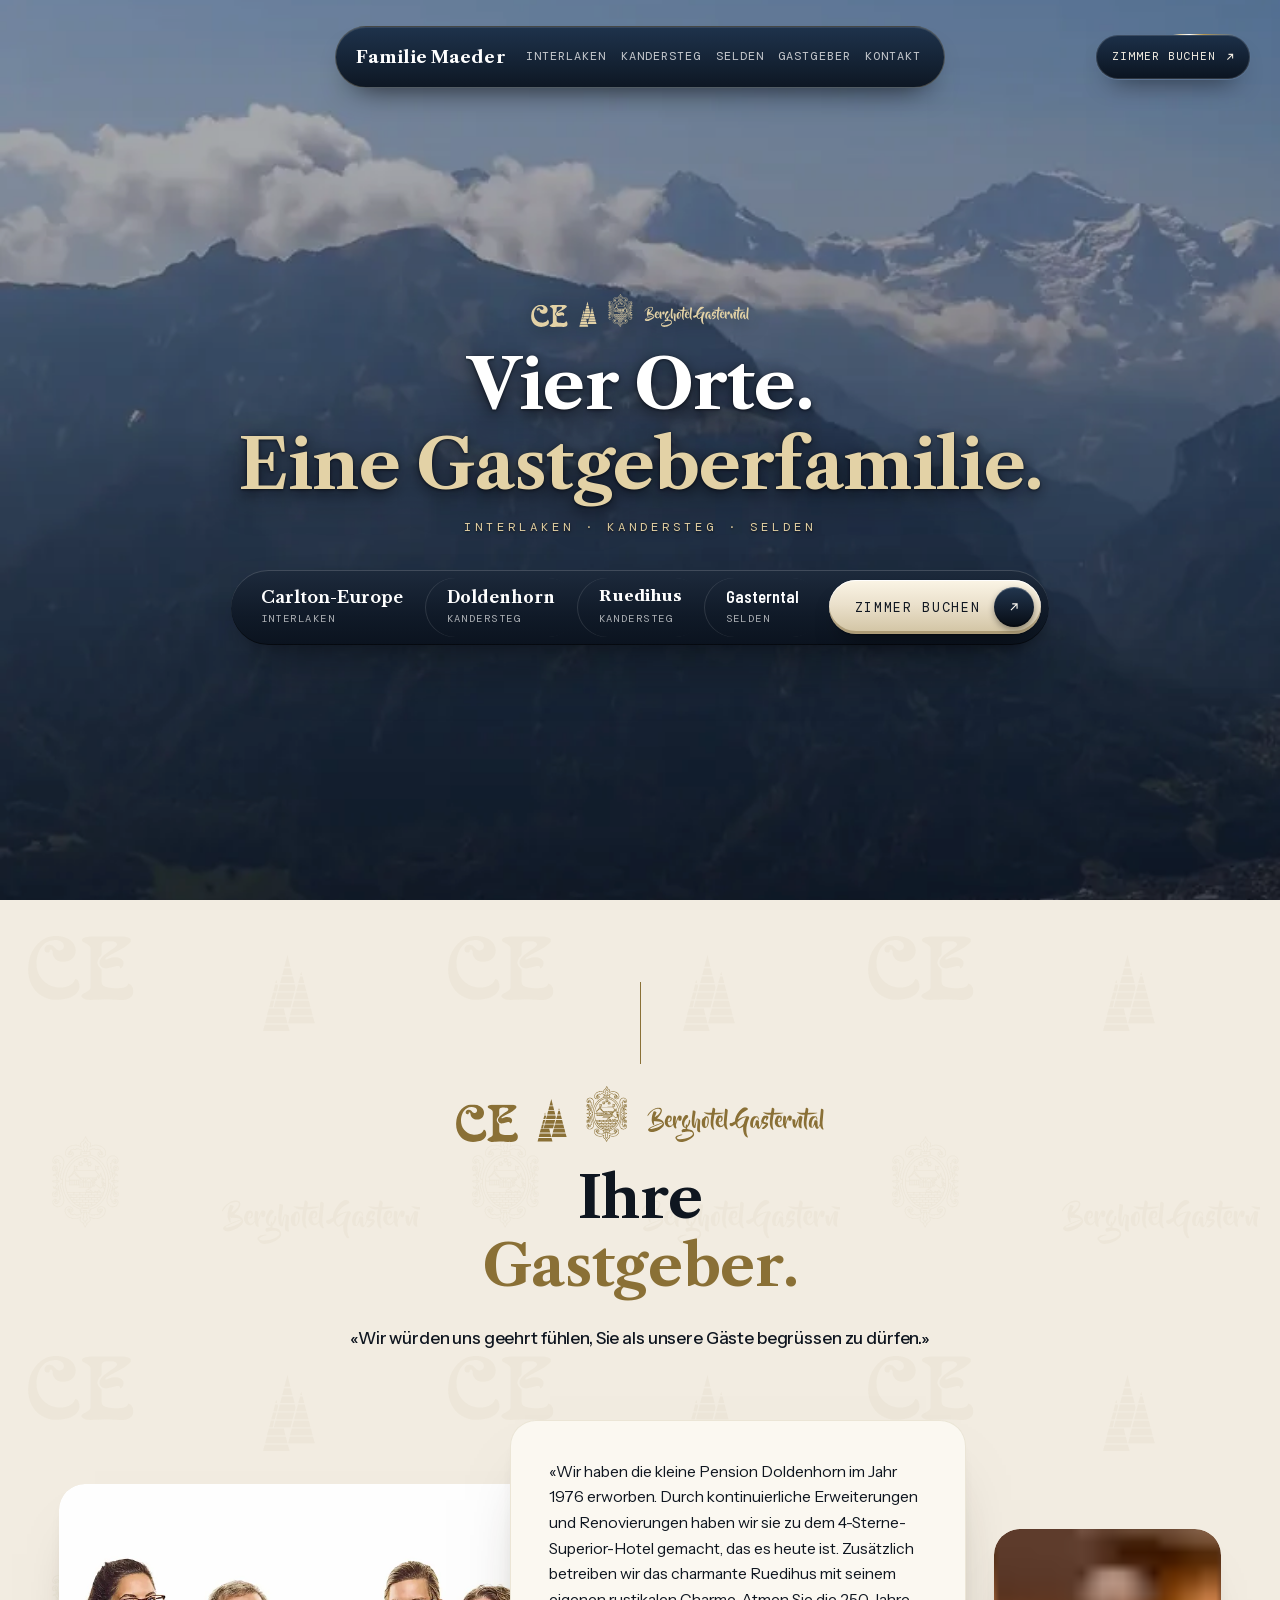
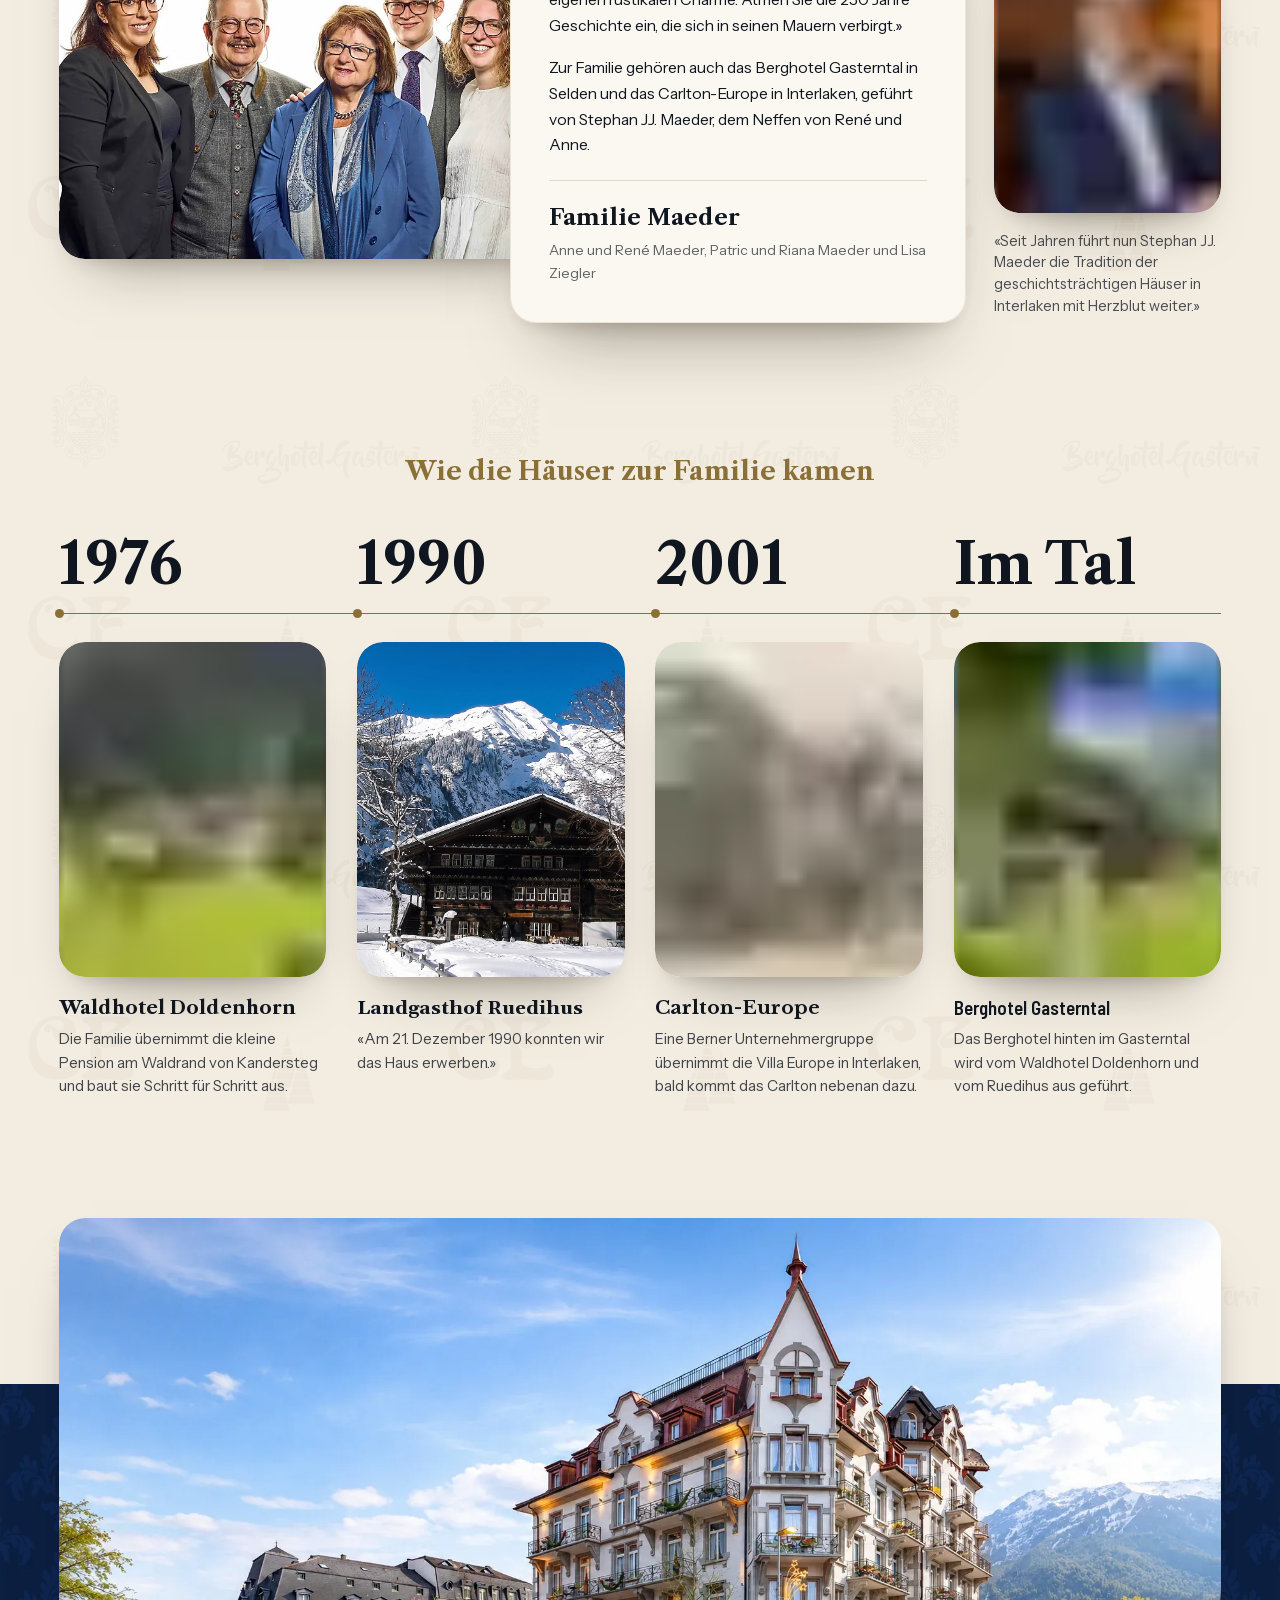
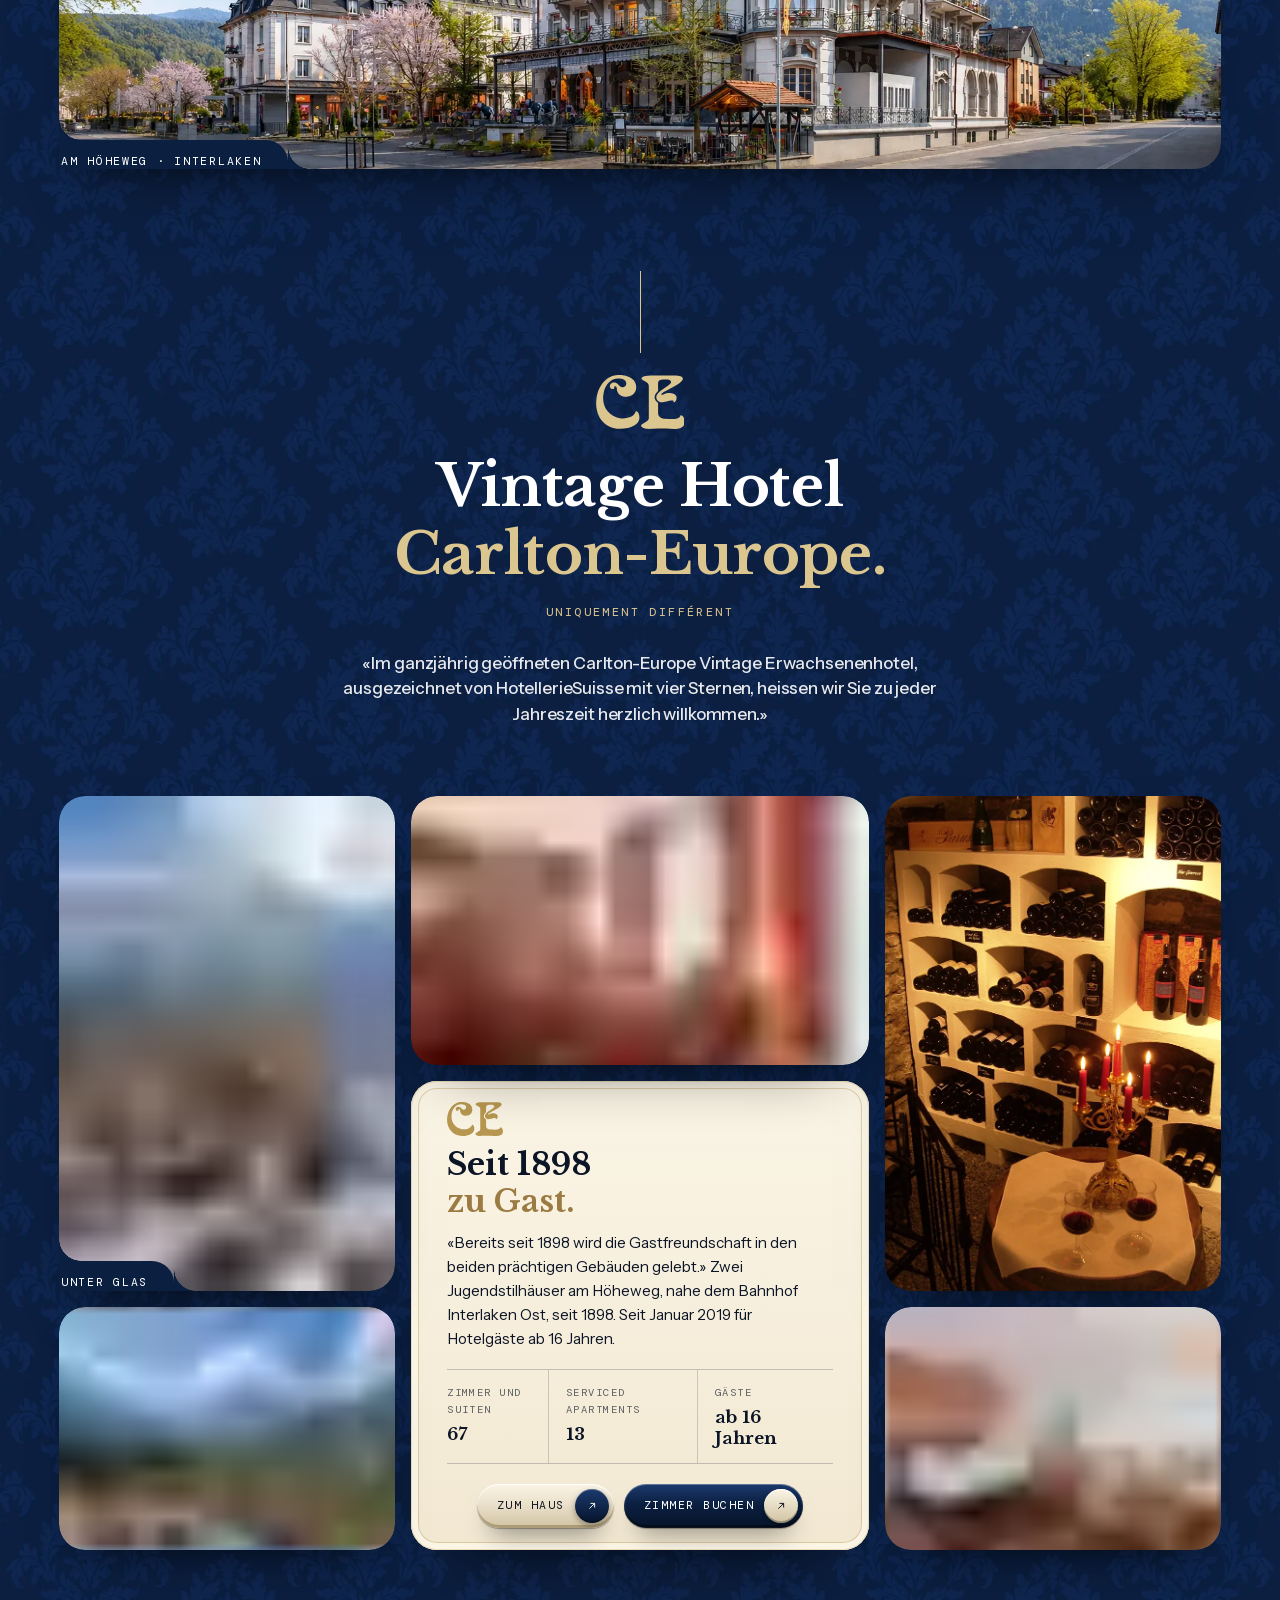
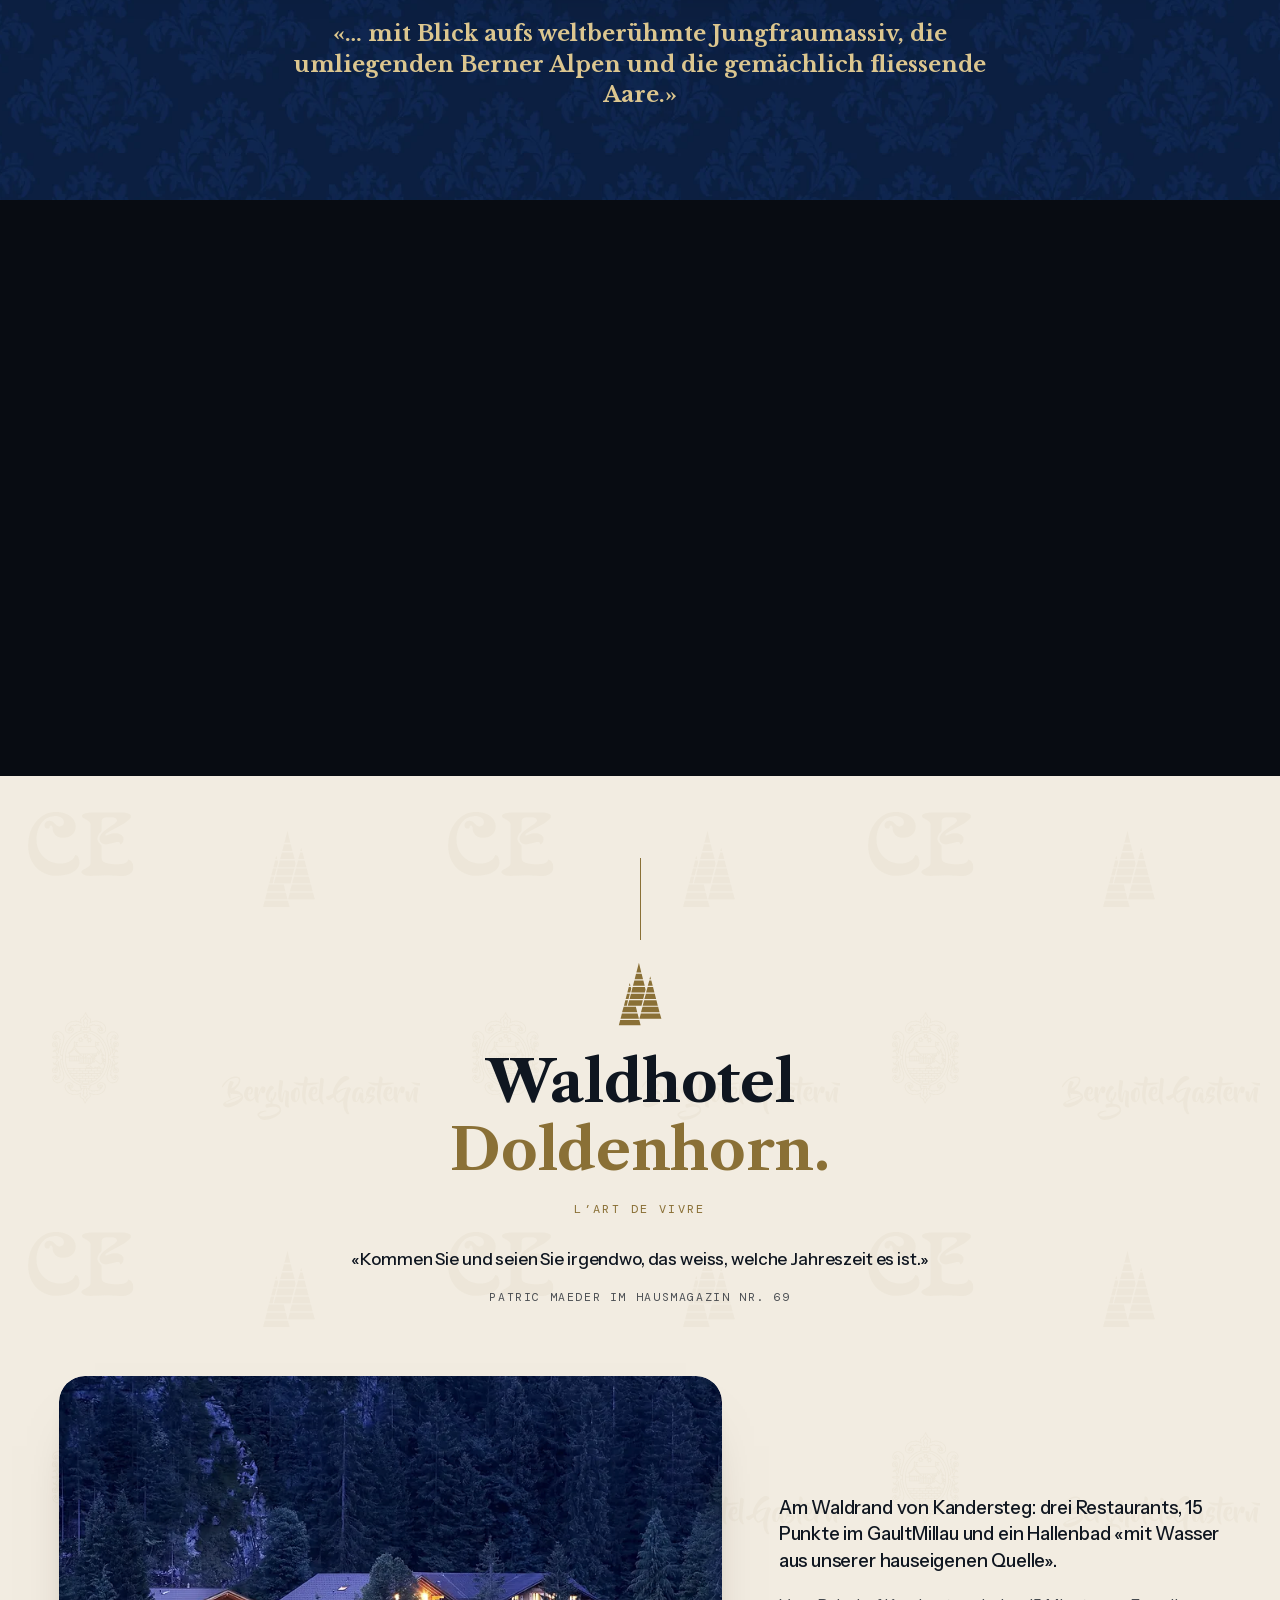
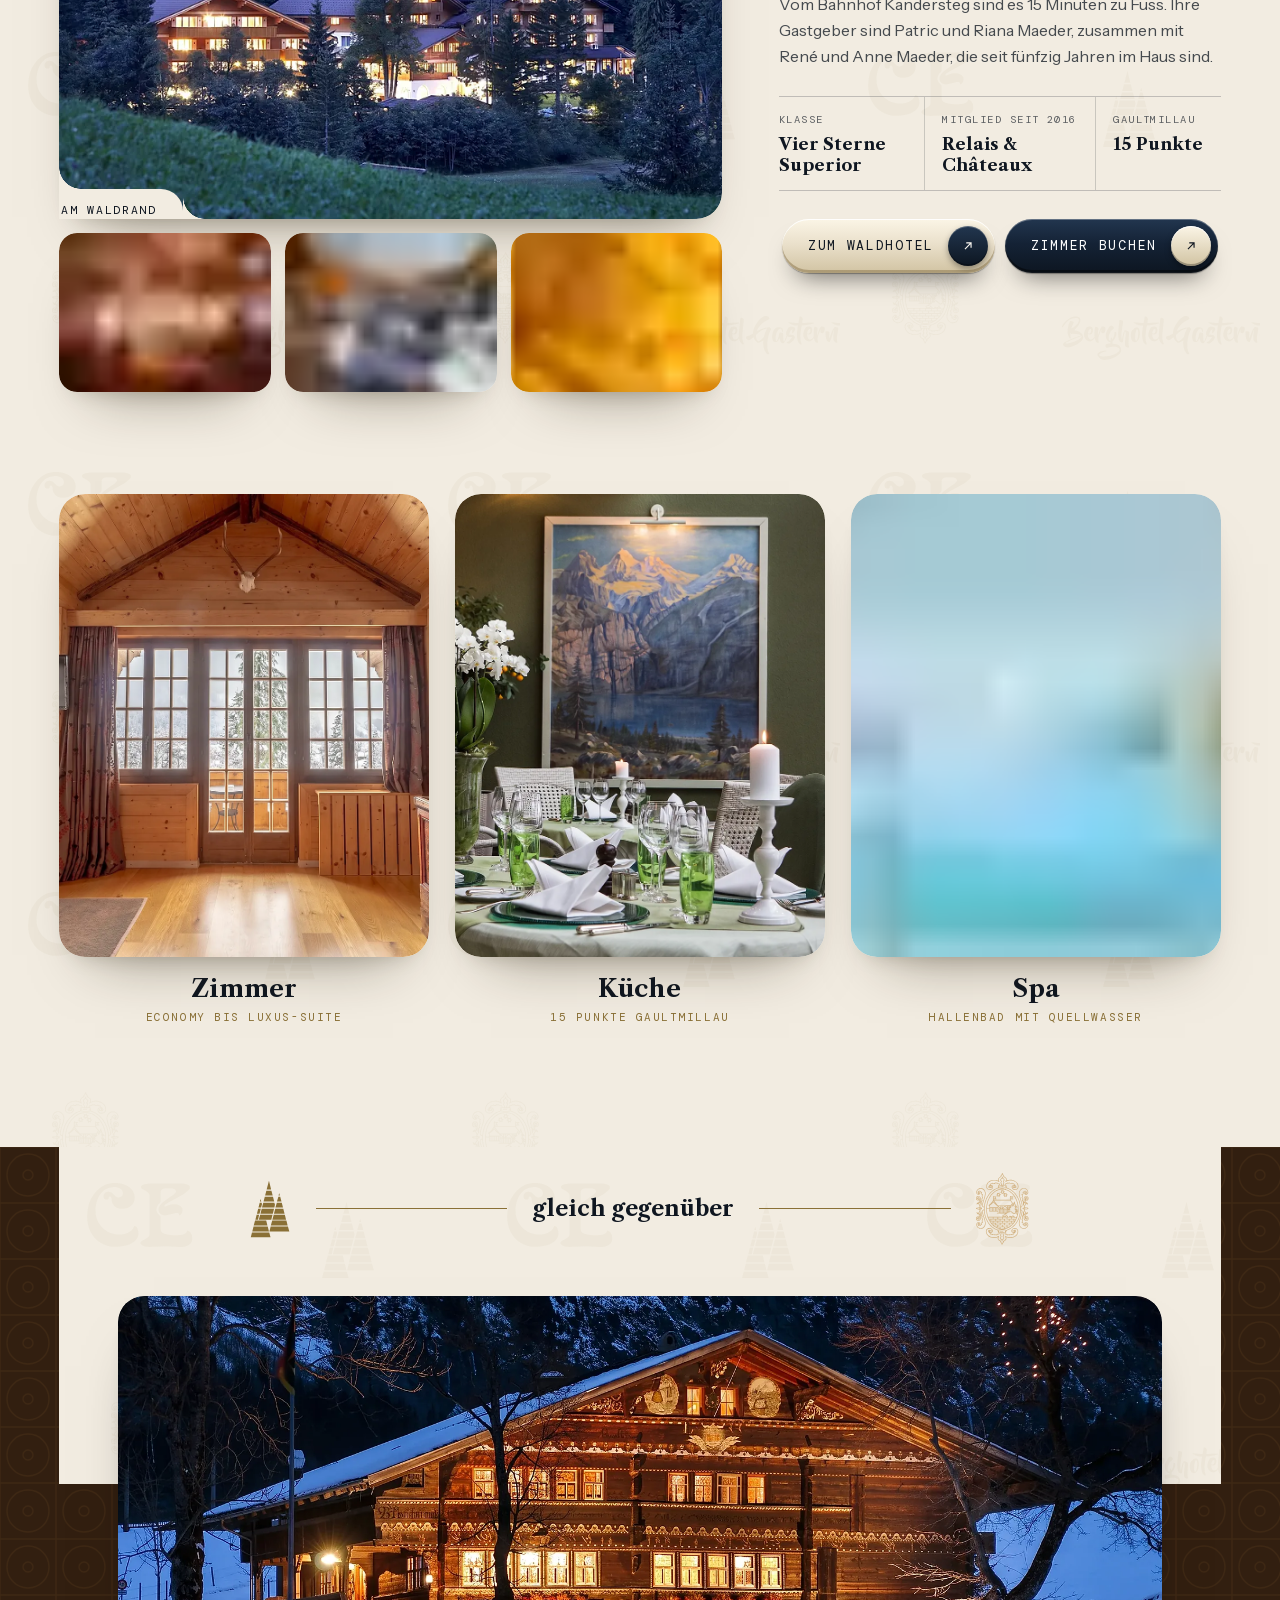
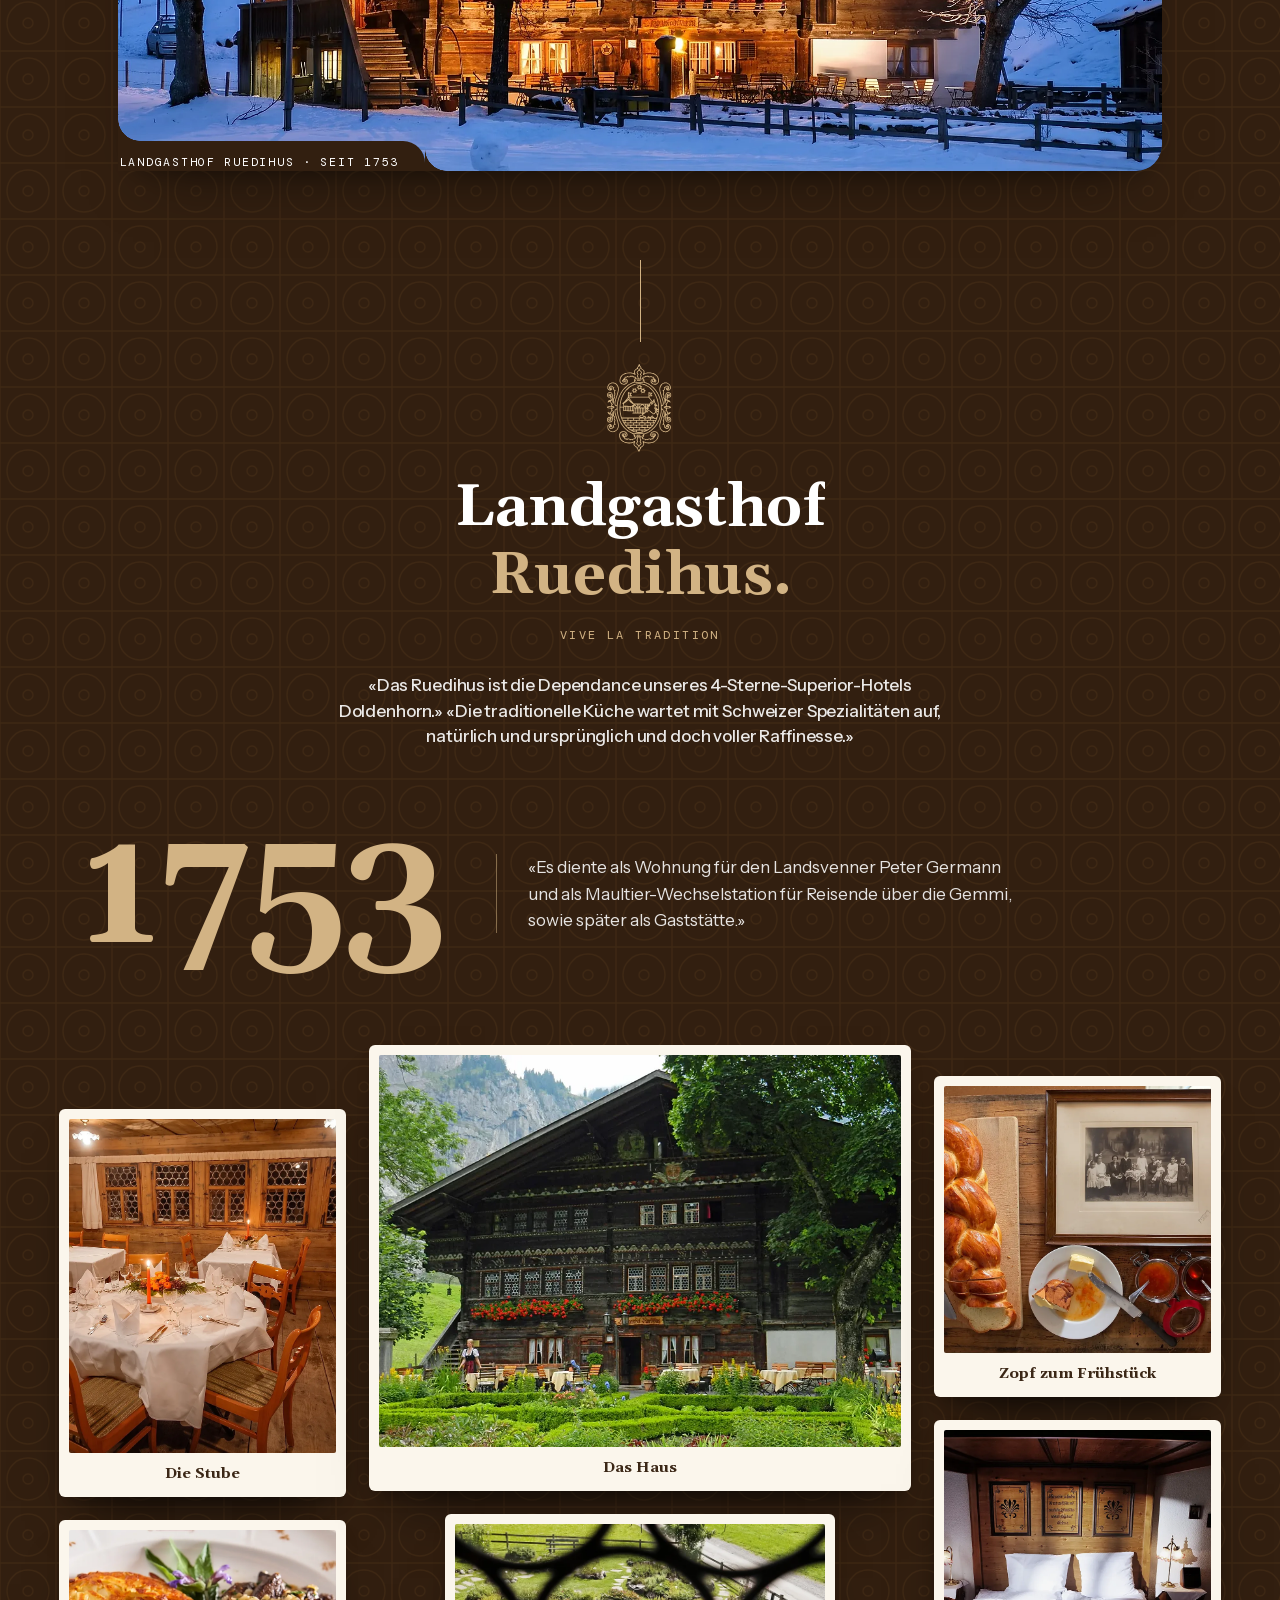
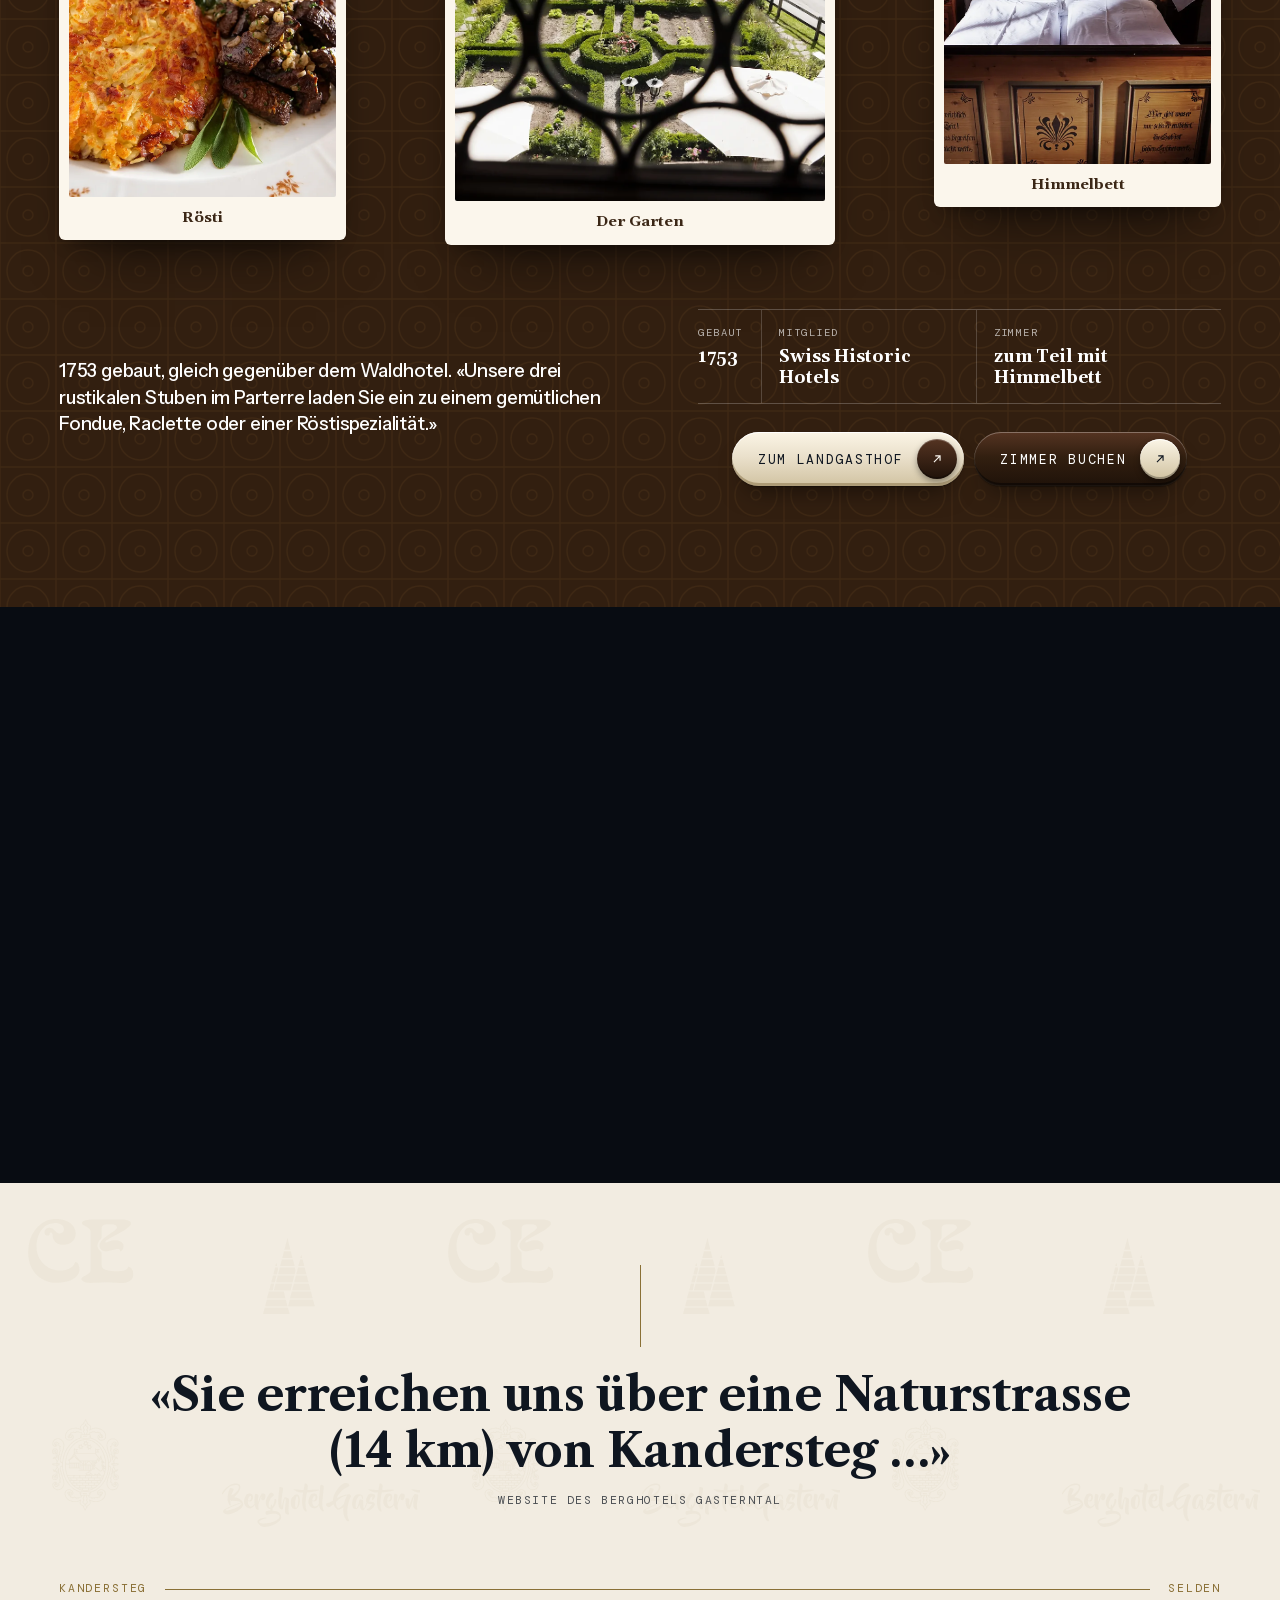
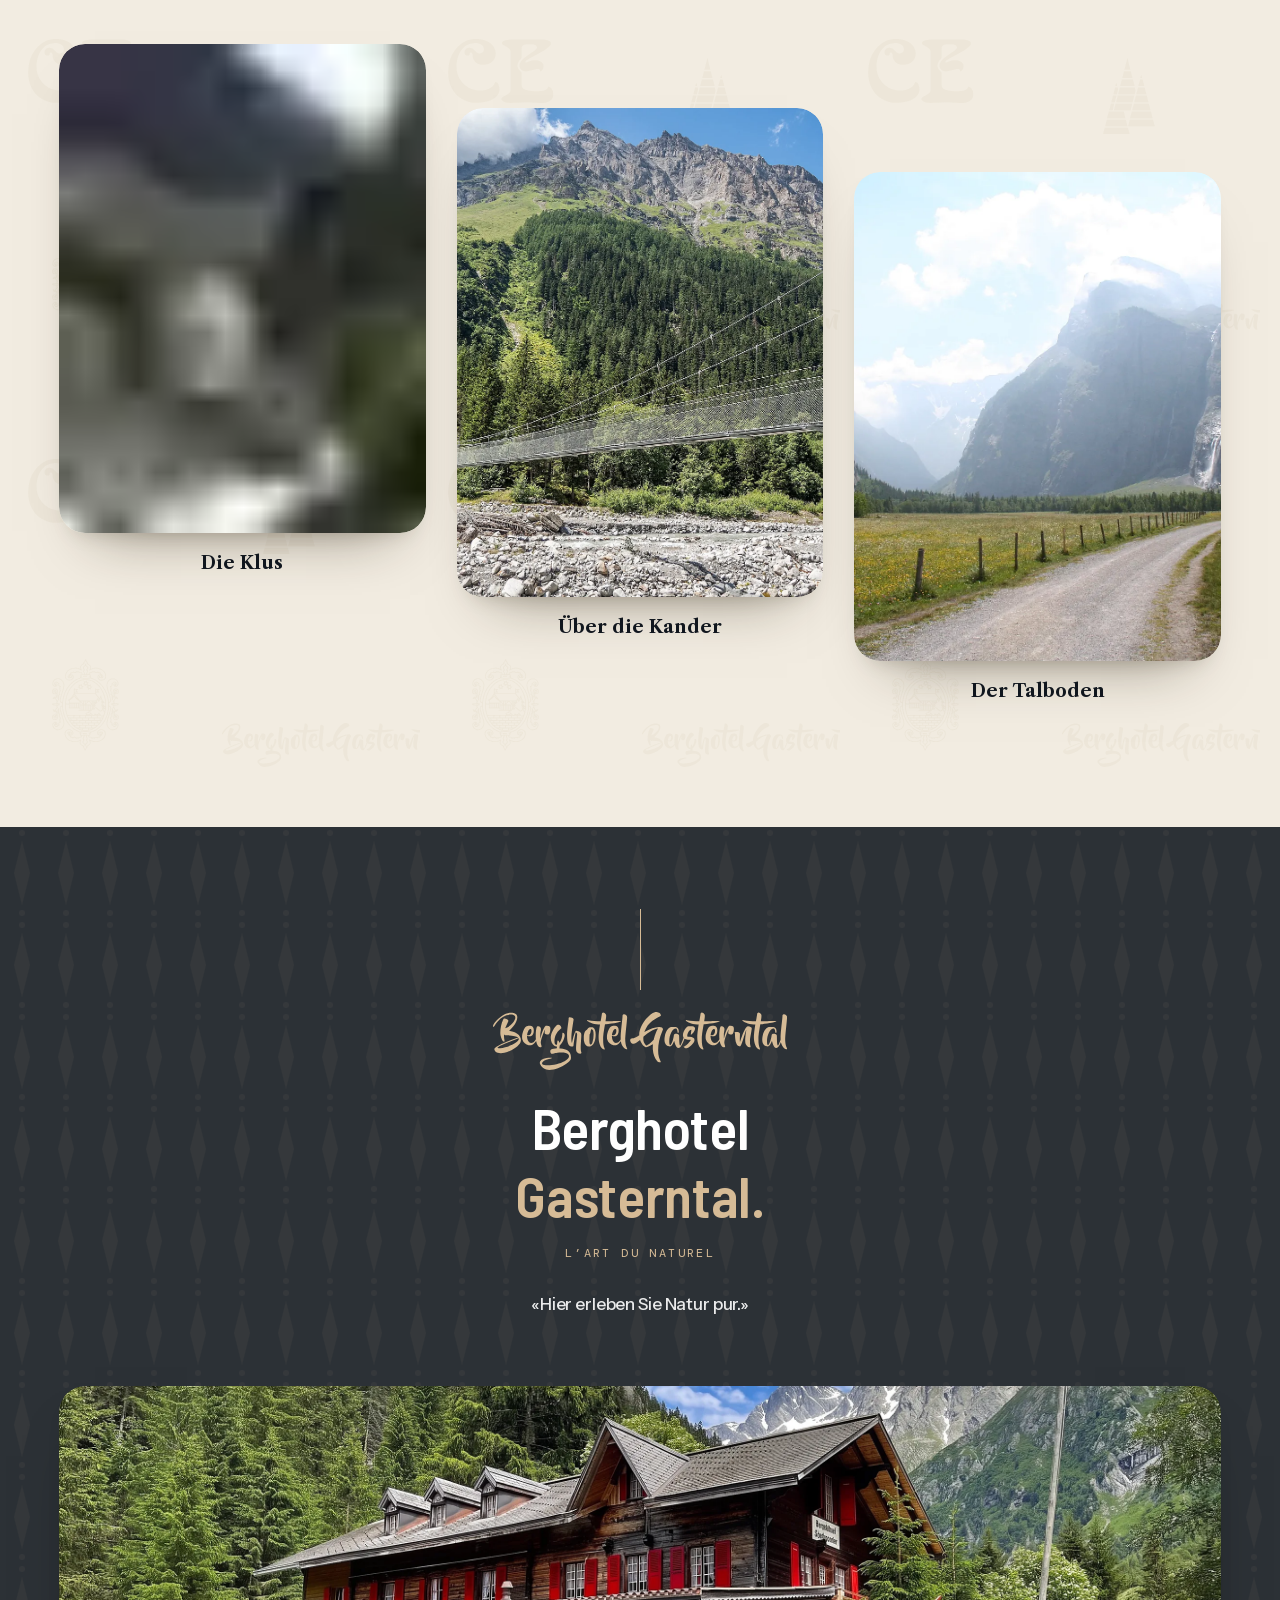
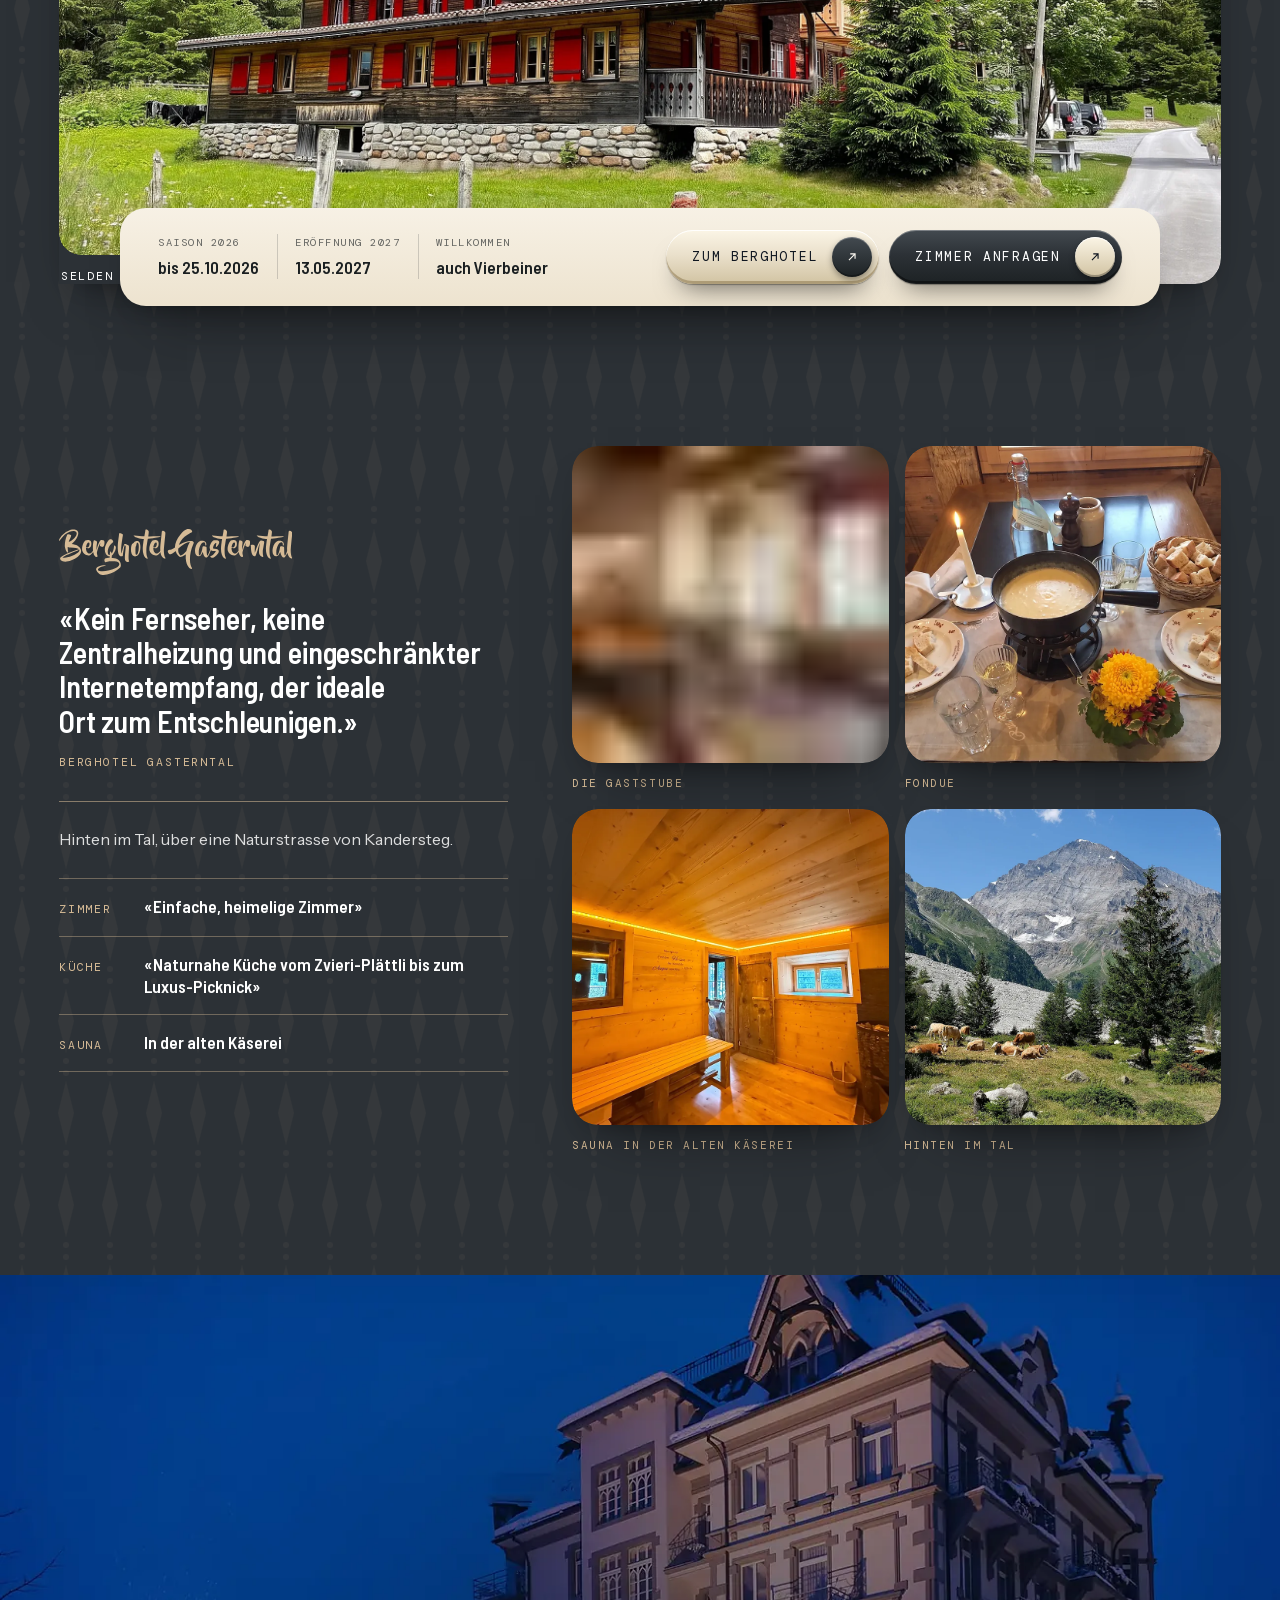
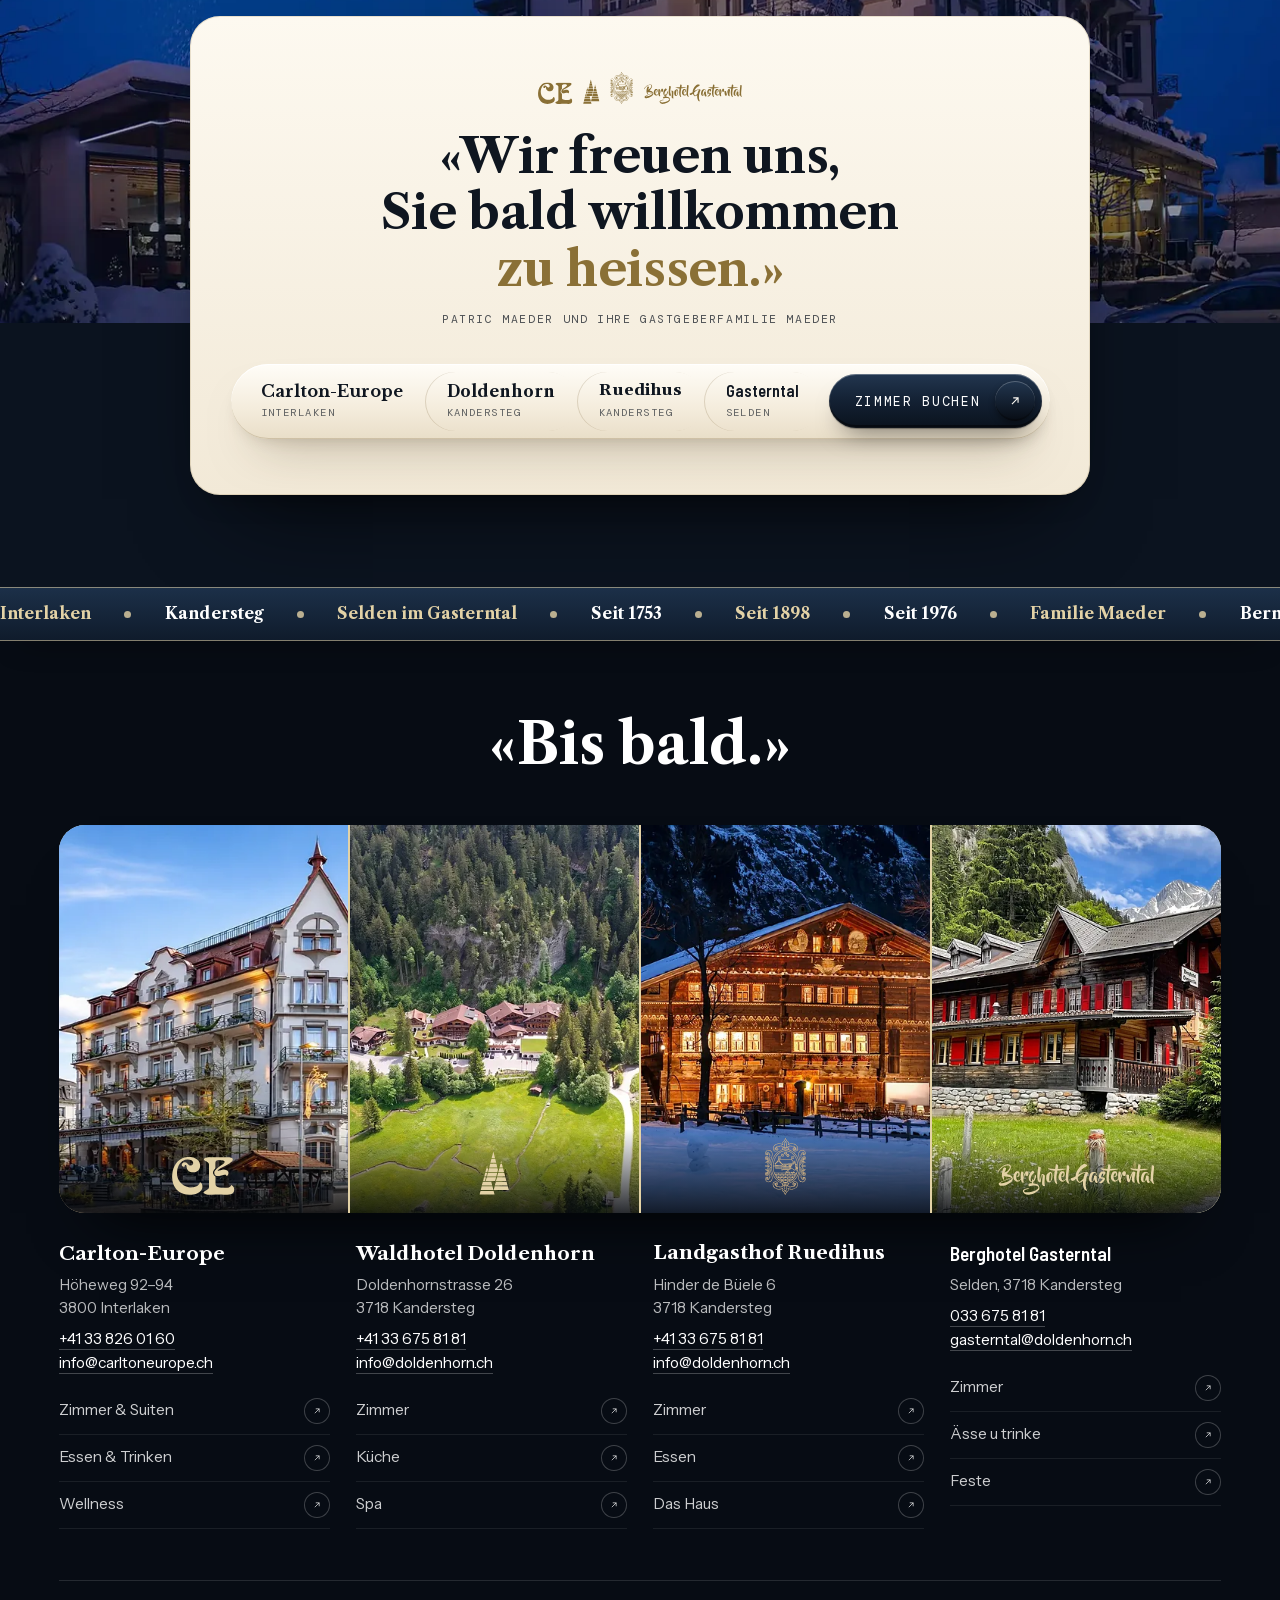
<file: index.html>
<!doctype html>
<html lang="de-CH">
<head>
<meta charset="utf-8">
<meta name="viewport" content="width=device-width, initial-scale=1, viewport-fit=cover">
<title>Familie Maeder · Carlton-Europe, Waldhotel Doldenhorn, Landgasthof Ruedihus, Berghotel Gasterntal</title>
<meta name="description" content="Vier Häuser der Familie Maeder im Berner Oberland: das Carlton-Europe in Interlaken, das Waldhotel Doldenhorn und der Landgasthof Ruedihus in Kandersteg, das Berghotel Gasterntal in Selden.">
<meta name="robots" content="noindex, nofollow">
<meta name="theme-color" content="#0b131f">
<link rel="icon" href="data:,">
<link rel="preload" href="assets/fonts/librecaslon-700.woff2" as="font" type="font/woff2" crossorigin><link rel="preload" href="assets/fonts/InstrumentSans-normal-400_600.woff2" as="font" type="font/woff2" crossorigin><link rel="preload" href="assets/fonts/DMMono-normal-400.woff2" as="font" type="font/woff2" crossorigin>
<link rel="preload" as="image" href="assets/img/rb-auf-l.webp?v=44" imagesrcset="assets/img/rb-auf-s.webp?v=44 1400w, assets/img/rb-auf-l.webp?v=44 2560w" imagesizes="100vw" media="(min-width:701px)">
<link rel="preload" as="image" href="assets/img/rb-auf-h.webp?v=44" media="(max-width:700px)">
<link rel="stylesheet" href="assets/css/main.css?v=44">
<link rel="stylesheet" href="assets/css/tapeten.css?v=44">
<link rel="stylesheet" href="assets/css/reise.css?v=44">
<link rel="stylesheet" href="assets/css/reise-tapete.css?v=44">
<script>document.documentElement.classList.add('kein-vorhang','js');try{if(matchMedia('(prefers-reduced-motion: reduce)').matches||/[?&]nomotion/.test(location.search))document.documentElement.classList.add('ruhig')}catch(e){}</script>
<script src="/besuch.js?v=3c4c57a56e" defer></script><script src="/verweil.js?v=5881fd455d" defer></script></head>
<body>
<a class="sr" href="#interlaken">Zum Inhalt</a>
<header class="nav">
  <div class="nav__insel">
    <a class="nav__logo" href="#oben" aria-label="Familie Maeder, nach oben"><b>Familie Maeder</b></a>
    <nav class="nav__links" aria-label="Die vier Häuser"><a href="#interlaken"><span class="rl" data-rl>Interlaken</span></a><a href="#kandersteg"><span class="rl" data-rl>Kandersteg</span></a><a href="#selden"><span class="rl" data-rl>Selden</span></a><a href="#familie"><span class="rl" data-rl>Gastgeber</span></a><a href="#kontakt"><span class="rl" data-rl>Kontakt</span></a></nav>
    <button class="burger" type="button" aria-label="Menü" aria-expanded="false"><span></span><span></span></button>
  </div>
</header>
<button class="eckknopf glanz glanz--laeuft" type="button" data-buchen="">Zimmer buchen<svg viewBox="0 0 16 16" aria-hidden="true"><path d="M4.5 11.5 11.5 4.5M6 4.5h5.5V10"/></svg></button>
<div class="menue" aria-label="Menü">
  <nav class="menue__links"><a href="#carlton" class="h-carlton" style="--i:0"><span>Carlton-Europe</span><small>Interlaken</small></a><a href="#doldenhorn" class="h-doldenhorn" style="--i:1"><span>Waldhotel Doldenhorn</span><small>Kandersteg</small></a><a href="#ruedihus" class="h-ruedihus" style="--i:2"><span>Landgasthof Ruedihus</span><small>Kandersteg</small></a><a href="#gasterntal" class="h-gasterntal" style="--i:3"><span>Berghotel Gasterntal</span><small>Selden</small></a></nav>
  <div class="menue__fuss"><button class="kn " type="button" data-buchen="">Zimmer buchen<i><svg viewBox="0 0 16 16" aria-hidden="true"><path d="M4.5 11.5 11.5 4.5M6 4.5h5.5V10"/></svg></i></button><a href="tel:+41336758181">+41 33 675 81 81</a><a href="mailto:info@doldenhorn.ch">info@doldenhorn.ch</a></div>
</div>

<main>
<section class="rb-auf" id="oben" style="background-image:url([data-uri])">
  <div class="rb-auf__bild"><picture><source media="(max-width:700px)" srcset="assets/img/rb-auf-h.webp?v=44"><img src="assets/img/rb-auf-l.webp?v=44" srcset="assets/img/rb-auf-s.webp?v=44 1400w, assets/img/rb-auf-l.webp?v=44 2560w" sizes="100vw" width="2560" height="1045" alt="Interlaken zwischen Thunersee und Brienzersee, dahinter die Berge, vom Harder aus gesehen" fetchpriority="high"></picture></div>
  <div class="rb-auf__in">
    <img class="rb-auf__z" data-m="t" src="assets/logo/familie-maeder-gold.svg?v=44" width="400" height="100" alt="Die Zeichen der vier Häuser: Carlton-Europe, Waldhotel Doldenhorn, Landgasthof Ruedihus, Berghotel Gasterntal">
    <h1 class="rb-auf__t" data-m="h"><span class="z"><span>Vier Orte.</span></span><span class="z"><span><em>Eine Gastgeberfamilie.</em></span></span></h1>
    <p class="rb-ort" data-m="t" style="--i:1">Interlaken · Kandersteg · Selden</p>
    <div class="platte platte--auf" data-m="t" style="--i:3"><div class="platte__f"><button class="platte__h h-carlton" type="button" data-buchen="carlton"><b>Carlton-Europe</b><small>Interlaken</small></button><button class="platte__h h-doldenhorn" type="button" data-buchen="doldenhorn"><b>Doldenhorn</b><small>Kandersteg</small></button><button class="platte__h h-ruedihus" type="button" data-buchen="ruedihus"><b>Ruedihus</b><small>Kandersteg</small></button><button class="platte__h h-gasterntal" type="button" data-buchen="gasterntal"><b>Gasterntal</b><small>Selden</small></button></div><button class="kn platte__kn" type="button" data-buchen="">Zimmer buchen<i><svg viewBox="0 0 16 16" aria-hidden="true"><path d="M4.5 11.5 11.5 4.5M6 4.5h5.5V10"/></svg></i></button></div>
  </div>
</section>
<section class="rb rb-gast" id="familie">
  <div class="in">
    <header class="rb-kopf ">
      <span class="faden" data-m="faden" aria-hidden="true"><i></i></span>
      <span class="rb-kopf__z" data-m="z"><img class="rb-z rb-z--reihe" src="assets/logo/familie-maeder-taupe.svg?v=44" width="400" height="100" alt=""></span>
      <h2 class="rb-h" data-m="h"><span class="z"><span>Ihre</span></span><span class="z"><span><em>Gastgeber.</em></span></span></h2>
      
      <p class="rb-satz" data-m="t">«Wir würden uns geehrt fühlen, Sie als unsere Gäste begrüssen zu dürfen.»</p>
      
    </header>
    <div class="gb">
      <figure class="rk gb__fam" data-m="k" style="--i:0;--y:110px"><span class="rk__b" style="background-image:url([data-uri])"><img src="assets/img/rb-fam-l.webp?v=44" srcset="assets/img/rb-fam-s.webp?v=44 820w, assets/img/rb-fam-l.webp?v=44 1600w" sizes="(max-width:860px) 92vw, 38vw" width="1600" height="1200" alt="Die Gastgeberfamilie Maeder" loading="lazy" decoding="async"></span></figure>
      <article class="gb__brief" data-m="k" style="--i:1;--y:150px">
        <div class="lauf"><p>«Wir haben die kleine Pension Doldenhorn im Jahr 1976 erworben. Durch kontinuierliche Erweiterungen und Renovierungen haben wir sie zu dem 4-Sterne-Superior-Hotel gemacht, das es heute ist. Zusätzlich betreiben wir das charmante Ruedihus mit seinem eigenen rustikalen Charme. Atmen Sie die 250 Jahre Geschichte ein, die sich in seinen Mauern verbirgt.»</p><p>Zur Familie gehören auch das Berghotel Gasterntal in Selden und das Carlton-Europe in Interlaken, geführt von Stephan JJ. Maeder, dem Neffen von René und Anne.</p></div>
        <p class="gb__namen"><b>Familie Maeder</b><span>Anne und René Maeder, Patric und Riana Maeder und Lisa Ziegler</span></p>
      </article>
      <figure class="gb__st"><figure class="rk " data-m="k" style="--i:2;--y:190px"><span class="rk__b" style="background-image:url([data-uri])"><img src="assets/img/stephan-l.webp?v=44" srcset="assets/img/stephan-s.webp?v=44 820w, assets/img/stephan-l.webp?v=44 900w" sizes="(max-width:860px) 60vw, 18vw" width="900" height="1125" alt="Stephan JJ. Maeder im Carlton-Europe" loading="lazy" decoding="async"></span></figure><figcaption data-m="t" style="--i:2">«Seit Jahren führt nun Stephan JJ. Maeder die Tradition der geschichtsträchtigen Häuser in Interlaken mit Herzblut weiter.»</figcaption></figure>
    </div>
    <div class="ch2">
      <p class="ch2__titel" data-m="t">Wie die Häuser zur Familie kamen</p>
      <div class="ch2__r"><span class="ch2__spur" data-m="spur" aria-hidden="true"><i></i></span><div class="ch2__s h-doldenhorn" style="--i:0">
          <span class="ch2__j" data-m="t" style="--i:0"><span data-zahl="1976">1976</span></span>
          <span class="ch2__p" aria-hidden="true"></span>
          <figure class="rk ch2__b" data-m="k" style="--i:0;--y:60px"><span class="rk__b" style="background-image:url([data-uri])"><img src="assets/img/rb-ch-do-l.webp?v=44" srcset="assets/img/rb-ch-do-s.webp?v=44 820w, assets/img/rb-ch-do-l.webp?v=44 900w" sizes="(max-width:860px) 44vw, 21vw" width="900" height="1125" alt="Das Waldhotel Doldenhorn am Waldrand, aus der Luft gesehen" loading="lazy" decoding="async"></span></figure>
          <b data-m="t" style="--i:0">Waldhotel Doldenhorn</b><p data-m="t" style="--i:0">Die Familie übernimmt die kleine Pension am Waldrand von Kandersteg und baut sie Schritt für Schritt aus.</p>
        </div><div class="ch2__s h-ruedihus" style="--i:1">
          <span class="ch2__j" data-m="t" style="--i:1"><span data-zahl="1990">1990</span></span>
          <span class="ch2__p" aria-hidden="true"></span>
          <figure class="rk ch2__b" data-m="k" style="--i:1;--y:86px"><span class="rk__b" style="background-image:url([data-uri])"><img src="assets/img/rb-ch-ru-l.webp?v=44" srcset="assets/img/rb-ch-ru-s.webp?v=44 820w, assets/img/rb-ch-ru-l.webp?v=44 900w" sizes="(max-width:860px) 44vw, 21vw" width="900" height="1125" alt="Der Landgasthof Ruedihus im Schnee, dahinter die Berge" loading="lazy" decoding="async"></span></figure>
          <b data-m="t" style="--i:1">Landgasthof Ruedihus</b><p data-m="t" style="--i:1">«Am 21. Dezember 1990 konnten wir das Haus erwerben.»</p>
        </div><div class="ch2__s h-carlton" style="--i:2">
          <span class="ch2__j" data-m="t" style="--i:2"><span data-zahl="2001">2001</span></span>
          <span class="ch2__p" aria-hidden="true"></span>
          <figure class="rk ch2__b" data-m="k" style="--i:2;--y:112px"><span class="rk__b" style="background-image:url([data-uri])"><img src="assets/img/rb-ch-ce-l.webp?v=44" srcset="assets/img/rb-ch-ce-s.webp?v=44 820w, assets/img/rb-ch-ce-l.webp?v=44 900w" sizes="(max-width:860px) 44vw, 21vw" width="900" height="1125" alt="Alte Postkarte: das Hotel am Höheweg vor dem Jungfraumassiv" loading="lazy" decoding="async"></span></figure>
          <b data-m="t" style="--i:2">Carlton-Europe</b><p data-m="t" style="--i:2">Eine Berner Unternehmergruppe übernimmt die Villa Europe in Interlaken, bald kommt das Carlton nebenan dazu.</p>
        </div><div class="ch2__s h-gasterntal" style="--i:3">
          <span class="ch2__j" data-m="t" style="--i:3">Im Tal</span>
          <span class="ch2__p" aria-hidden="true"></span>
          <figure class="rk ch2__b" data-m="k" style="--i:3;--y:138px"><span class="rk__b" style="background-image:url([data-uri])"><img src="assets/img/rb-ch-ga-l.webp?v=44" srcset="assets/img/rb-ch-ga-s.webp?v=44 820w, assets/img/rb-ch-ga-l.webp?v=44 864w" sizes="(max-width:860px) 44vw, 21vw" width="864" height="1080" alt="Das alte Holzhaus des Berghotels Gasterntal auf der Wiese, dahinter die Felsen" loading="lazy" decoding="async"></span></figure>
          <b data-m="t" style="--i:3">Berghotel Gasterntal</b><p data-m="t" style="--i:3">Das Berghotel hinten im Gasterntal wird vom Waldhotel Doldenhorn und vom Ruedihus aus geführt.</p>
        </div></div>
    </div>
  </div>
</section>
<section class="rb rb-ce h-carlton haus--carlton" id="interlaken">
  <div class="in">
    <figure class="rk rb-ce__haus" data-m="k" style="--i:0;--y:120px"><span class="rk__b" style="background-image:url([data-uri])"><img src="assets/img/rb-ce-haus-l.webp?v=44" srcset="assets/img/rb-ce-haus-s.webp?v=44 820w, assets/img/rb-ce-haus-l.webp?v=44 1821w" sizes="(max-width:860px) 100vw, 92vw" width="1821" height="864" alt="Das Carlton-Europe am Höheweg in Interlaken: zwei Jugendstilhäuser, davor blühende Bäume"></span><span class="rk__kerbe"><span>Am Höheweg · Interlaken</span></span></figure>
    <span class="anker" id="carlton"></span>
    <header class="rb-kopf ">
      <span class="faden" data-m="faden" aria-hidden="true"><i></i></span>
      <span class="rb-kopf__z" data-m="z"><svg class="rb-z rb-z--carlton" viewBox="87 0 112 68" fill="currentColor" aria-hidden="true"><path  d="M170.5,0.6c5.6,0,11.1,0,16.7,0c2.1,0,4.2,0.2,6.2,0.9c3.3,1.1,3.9,3.4,1.6,6c-1.8,2-4.1,3.5-6.4,5
		c-4.1,2.5-8.4,4.7-12.6,7c-1.7,0.9-3.4,1.8-5,2.9c-0.5,0.4-1.1,0.7-1.5,1.2c-0.3,0.2-0.5,0.6-0.3,1c0.2,0.3,0.6,0.5,0.9,0.4
		c0.6-0.2,1.2-0.3,1.8-0.6c1.8-0.7,3.5-1.4,5.4-1.7c2.8-0.4,5.5-0.1,8.1,1.3c1.7,1,3,2.4,3.1,4.5c0.1,1.6-0.2,3.1-1.3,4.4
		c-0.5,0.6-1.2,1.1-2,1.3c-0.3,0.1-0.6,0.2-0.5-0.4c0.1-1.2-0.3-1.7-1.6-1.8c-1.3-0.1-2.6,0.1-3.8,0.4c-2.3,0.6-4.7,1.3-7,1.7
		c-1.6,0.3-3.2,0.4-4.8-0.1c-3.9-1.3-6-5.7-3.5-9.4c1.4-2.2,3.3-3.8,5.4-5.4c2.6-2.1,5.5-3.8,8.2-5.8c1.3-0.9,2.6-1.8,3.5-3.1
		c0.9-1.2,0.6-2.6-0.6-3.5c-0.5-0.3-1.1-0.5-1.7-0.7c-1-0.3-2.1-0.3-3.1-0.4c-2.2-0.2-4.4-0.1-6.6,0.2c-2.6,0.4-3.8,1.8-3.9,4.5
		c0,2.8-0.1,5.6,0,8.4c0,1.1-0.3,1.8-1.1,2.6c-1.9,1.8-3.2,3.9-3.3,6.6c-0.1,1.6,0.4,2.9,1.3,4.2c0.7,1,1.5,1.8,2.4,2.5
		c0.5,0.4,0.7,0.8,0.7,1.4c0,4,0,7.9,0,11.9c0,3,1.2,4.8,4,6c2,0.8,4.1,1.1,6.3,1.2c2.7,0.2,5.3,0.3,8,0.2c1.9-0.1,3.9-0.1,5.7-0.7
		c2-0.6,3.5-1.6,4.2-3.7c0.2-0.6,0.5-0.5,1-0.3c1.8,0.9,3,2.3,3.8,4.1c0.8,2,1,4.1,0.4,6.3c-0.7,2.7-2.4,4.4-4.9,5.5
		c-2.6,1.1-5.3,1.4-8,1.3c-3.4-0.1-6.8-0.3-10.3-0.5c-5.5-0.3-11,0.1-16.4,0.3c-2.6,0.1-5.2,0.3-7.8,0.1c-2.1-0.2-4.2-0.8-6-2
		c-1.9-1.2-2-2.4-0.2-3.9c0.9-0.8,2-1.3,3.1-1.9c1.3-0.8,2.6-1.5,3.8-2.4c1.1-0.9,1.6-1.9,1.6-3.3c0-13.1,0-26.1,0-39.2
		c0-0.3,0-0.6,0-1c0-2-0.8-3.5-2.5-4.6c-1.2-0.7-2.4-1.5-3.6-2.2c-0.8-0.5-1.5-0.9-2.2-1.5c-1.2-0.9-1.2-2.1,0-3.1
		c0.7-0.6,1.5-0.9,2.4-1.2c2.7-0.8,5.6-1,8.4-1C160.5,0.5,165.5,0.5,170.5,0.6L170.5,0.6z"/><path  d="M96,28.3c-0.1,6.8,1.7,12.5,5.7,17.3c4,4.8,9.1,7.8,15.2,8.8c4.5,0.7,8.9,0.3,13.2-1.4
		c3.2-1.3,5.7-3.4,6.8-6.8c0.2-0.7,0.6-0.7,1.1-0.5c1.3,0.5,2.2,1.5,2.7,2.8c2,5.1,1.1,10.5-4.1,14.3c-2.9,2.1-6.2,3.3-9.6,4
		c-6.2,1.3-12.3,1.5-18.4-0.2c-9.7-2.8-16-9.1-19.4-18.5c-1.9-5.3-2.3-10.8-1.8-16.4c0.4-5.2,1.6-10.2,3.9-14.9
		c3.1-6.4,7.7-11.4,14.2-14.5c4.7-2.3,9.7-2.7,14.9-2.1c3.4,0.4,6.7,1.3,9.7,3c3.5,2,6.1,4.7,7.1,8.8c0.8,3.4,0.6,6.7-1.3,9.8
		c-2,3.3-5,4.8-8.6,5.4c-2.4,0.4-4.7,0.3-7-0.4c-4.4-1.4-7.1-5.5-7.1-9.4c0-0.6-0.1-1.1-0.3-1.7c-0.2-0.5-0.4-0.9-0.9-1.1
		c-0.5-0.3-1.1-0.4-1.6-0.1c-0.5,0.3-0.5,0.8-0.4,1.3c0.1,1.1,0,1.4-1.1,1.7c-1.6,0.4-3.1-0.1-3.8-1.1c-0.9-1.3-0.8-3.5,0.1-4.8
		c1.1-1.5,2.6-2.2,4.4-2.2c2-0.1,3.7,0.7,5.1,2.1c0.8,0.8,1.5,1.6,2.2,2.4c1.1,1.1,2.5,1.7,4.2,1.5c2.1-0.2,3.8-1.9,4-4
		c0.2-2.6-1-4.5-3.3-5.7c-2.3-1.2-4.7-1.4-7.2-1.3c-5.9,0.2-10.3,3-13.7,7.7c-2.5,3.6-3.8,7.6-4.5,11.9C96.1,25.6,96,27.2,96,28.3"
		/></svg></span>
      <h2 class="rb-h" data-m="h"><span class="z"><span>Vintage Hotel</span></span><span class="z"><span><em>Carlton-Europe.</em></span></span></h2>
      <p class="rb-leit" data-m="t" lang="fr">Uniquement différent</p>
      <p class="rb-satz" data-m="t">«Im ganzjährig geöffneten Carlton-Europe Vintage Erwachsenenhotel, ausgezeichnet von HotellerieSuisse mit vier Sternen, heissen wir Sie zu jeder Jahreszeit herzlich willkommen.»</p>
      
    </header>
    <div class="ce-mo">
      <figure class="rk ce-mo__a" data-m="k" style="--i:0;--y:90px"><span class="rk__b" style="background-image:url([data-uri])"><img src="assets/img/rb-ce-pav-l.webp?v=44" srcset="assets/img/rb-ce-pav-s.webp?v=44 820w, assets/img/rb-ce-pav-l.webp?v=44 1000w" sizes="(max-width:860px) 92vw, 27vw" width="1000" height="1333" alt="Der Glaspavillon auf der verschneiten Dachterrasse, dahinter die Berge" loading="lazy" decoding="async"></span><span class="rk__kerbe"><span>Unter Glas</span></span></figure>
      <figure class="rk ce-mo__b" data-m="k" style="--i:1;--y:140px"><span class="rk__b" style="background-image:url([data-uri])"><img src="assets/img/rb-ce-kamin-l.webp?v=44" srcset="assets/img/rb-ce-kamin-s.webp?v=44 820w, assets/img/rb-ce-kamin-l.webp?v=44 1400w" sizes="(max-width:860px) 92vw, 38vw" width="1400" height="875" alt="Die Kaminbar mit roter Wand, Sesseln und Kerzen" loading="lazy" decoding="async"></span></figure>
      <article class="ce-mo__karte" data-m="k" style="--i:2;--y:190px">
        <span class="ce-mo__z"><svg class="rb-z rb-z--carlton" viewBox="87 0 112 68" fill="currentColor" aria-hidden="true"><path  d="M170.5,0.6c5.6,0,11.1,0,16.7,0c2.1,0,4.2,0.2,6.2,0.9c3.3,1.1,3.9,3.4,1.6,6c-1.8,2-4.1,3.5-6.4,5
		c-4.1,2.5-8.4,4.7-12.6,7c-1.7,0.9-3.4,1.8-5,2.9c-0.5,0.4-1.1,0.7-1.5,1.2c-0.3,0.2-0.5,0.6-0.3,1c0.2,0.3,0.6,0.5,0.9,0.4
		c0.6-0.2,1.2-0.3,1.8-0.6c1.8-0.7,3.5-1.4,5.4-1.7c2.8-0.4,5.5-0.1,8.1,1.3c1.7,1,3,2.4,3.1,4.5c0.1,1.6-0.2,3.1-1.3,4.4
		c-0.5,0.6-1.2,1.1-2,1.3c-0.3,0.1-0.6,0.2-0.5-0.4c0.1-1.2-0.3-1.7-1.6-1.8c-1.3-0.1-2.6,0.1-3.8,0.4c-2.3,0.6-4.7,1.3-7,1.7
		c-1.6,0.3-3.2,0.4-4.8-0.1c-3.9-1.3-6-5.7-3.5-9.4c1.4-2.2,3.3-3.8,5.4-5.4c2.6-2.1,5.5-3.8,8.2-5.8c1.3-0.9,2.6-1.8,3.5-3.1
		c0.9-1.2,0.6-2.6-0.6-3.5c-0.5-0.3-1.1-0.5-1.7-0.7c-1-0.3-2.1-0.3-3.1-0.4c-2.2-0.2-4.4-0.1-6.6,0.2c-2.6,0.4-3.8,1.8-3.9,4.5
		c0,2.8-0.1,5.6,0,8.4c0,1.1-0.3,1.8-1.1,2.6c-1.9,1.8-3.2,3.9-3.3,6.6c-0.1,1.6,0.4,2.9,1.3,4.2c0.7,1,1.5,1.8,2.4,2.5
		c0.5,0.4,0.7,0.8,0.7,1.4c0,4,0,7.9,0,11.9c0,3,1.2,4.8,4,6c2,0.8,4.1,1.1,6.3,1.2c2.7,0.2,5.3,0.3,8,0.2c1.9-0.1,3.9-0.1,5.7-0.7
		c2-0.6,3.5-1.6,4.2-3.7c0.2-0.6,0.5-0.5,1-0.3c1.8,0.9,3,2.3,3.8,4.1c0.8,2,1,4.1,0.4,6.3c-0.7,2.7-2.4,4.4-4.9,5.5
		c-2.6,1.1-5.3,1.4-8,1.3c-3.4-0.1-6.8-0.3-10.3-0.5c-5.5-0.3-11,0.1-16.4,0.3c-2.6,0.1-5.2,0.3-7.8,0.1c-2.1-0.2-4.2-0.8-6-2
		c-1.9-1.2-2-2.4-0.2-3.9c0.9-0.8,2-1.3,3.1-1.9c1.3-0.8,2.6-1.5,3.8-2.4c1.1-0.9,1.6-1.9,1.6-3.3c0-13.1,0-26.1,0-39.2
		c0-0.3,0-0.6,0-1c0-2-0.8-3.5-2.5-4.6c-1.2-0.7-2.4-1.5-3.6-2.2c-0.8-0.5-1.5-0.9-2.2-1.5c-1.2-0.9-1.2-2.1,0-3.1
		c0.7-0.6,1.5-0.9,2.4-1.2c2.7-0.8,5.6-1,8.4-1C160.5,0.5,165.5,0.5,170.5,0.6L170.5,0.6z"/><path  d="M96,28.3c-0.1,6.8,1.7,12.5,5.7,17.3c4,4.8,9.1,7.8,15.2,8.8c4.5,0.7,8.9,0.3,13.2-1.4
		c3.2-1.3,5.7-3.4,6.8-6.8c0.2-0.7,0.6-0.7,1.1-0.5c1.3,0.5,2.2,1.5,2.7,2.8c2,5.1,1.1,10.5-4.1,14.3c-2.9,2.1-6.2,3.3-9.6,4
		c-6.2,1.3-12.3,1.5-18.4-0.2c-9.7-2.8-16-9.1-19.4-18.5c-1.9-5.3-2.3-10.8-1.8-16.4c0.4-5.2,1.6-10.2,3.9-14.9
		c3.1-6.4,7.7-11.4,14.2-14.5c4.7-2.3,9.7-2.7,14.9-2.1c3.4,0.4,6.7,1.3,9.7,3c3.5,2,6.1,4.7,7.1,8.8c0.8,3.4,0.6,6.7-1.3,9.8
		c-2,3.3-5,4.8-8.6,5.4c-2.4,0.4-4.7,0.3-7-0.4c-4.4-1.4-7.1-5.5-7.1-9.4c0-0.6-0.1-1.1-0.3-1.7c-0.2-0.5-0.4-0.9-0.9-1.1
		c-0.5-0.3-1.1-0.4-1.6-0.1c-0.5,0.3-0.5,0.8-0.4,1.3c0.1,1.1,0,1.4-1.1,1.7c-1.6,0.4-3.1-0.1-3.8-1.1c-0.9-1.3-0.8-3.5,0.1-4.8
		c1.1-1.5,2.6-2.2,4.4-2.2c2-0.1,3.7,0.7,5.1,2.1c0.8,0.8,1.5,1.6,2.2,2.4c1.1,1.1,2.5,1.7,4.2,1.5c2.1-0.2,3.8-1.9,4-4
		c0.2-2.6-1-4.5-3.3-5.7c-2.3-1.2-4.7-1.4-7.2-1.3c-5.9,0.2-10.3,3-13.7,7.7c-2.5,3.6-3.8,7.6-4.5,11.9C96.1,25.6,96,27.2,96,28.3"
		/></svg></span>
        <h3 class="rb-h3" data-m="h"><span class="z"><span>Seit 1898</span></span><span class="z"><span>zu Gast.</span></span></h3>
        <p class="lauf">«Bereits seit 1898 wird die Gastfreundschaft in den beiden prächtigen Gebäuden gelebt.» Zwei Jugendstilhäuser am Höheweg, nahe dem Bahnhof Interlaken Ost, seit 1898. Seit Januar 2019 für Hotelgäste ab 16 Jahren.</p>
        <dl class="rb-werte " data-m="t" style="--i:2"><div><dt>Zimmer und Suiten</dt><dd>67</dd></div><div><dt>Serviced Apartments</dt><dd>13</dd></div><div><dt>Gäste</dt><dd>ab 16 Jahren</dd></div></dl>
        <div class="kn-reihe"><a class="kn kn--klein" href="https://carlton.tastystudios.ch/" target="_blank" rel="noopener">Zum Haus<i><svg viewBox="0 0 16 16" aria-hidden="true"><path d="M4.5 11.5 11.5 4.5M6 4.5h5.5V10"/></svg></i></a><button class="kn kn--linie kn--klein" type="button" data-buchen="carlton">Zimmer buchen<i><svg viewBox="0 0 16 16" aria-hidden="true"><path d="M4.5 11.5 11.5 4.5M6 4.5h5.5V10"/></svg></i></button></div>
      </article>
      <figure class="rk ce-mo__c" data-m="k" style="--i:1;--y:120px"><span class="rk__b" style="background-image:url([data-uri])"><img src="assets/img/rb-ce-keller-l.webp?v=44" srcset="assets/img/rb-ce-keller-s.webp?v=44 820w, assets/img/rb-ce-keller-l.webp?v=44 1000w" sizes="(max-width:860px) 46vw, 24vw" width="1000" height="1250" alt="Der Gewölbekeller bei Kerzenlicht, Weinflaschen in den Nischen" loading="lazy" decoding="async"></span></figure>
      <figure class="rk ce-mo__d" data-m="k" style="--i:3;--y:170px"><span class="rk__b" style="background-image:url([data-uri])"><img src="assets/img/rb-ce-suite-l.webp?v=44" srcset="assets/img/rb-ce-suite-s.webp?v=44 820w, assets/img/rb-ce-suite-l.webp?v=44 1200w" sizes="(max-width:860px) 46vw, 24vw" width="1200" height="900" alt="Signature-Suite mit Doppelbett, Sessel und Teppich" loading="lazy" decoding="async"></span></figure>
      <figure class="rk ce-mo__e" data-m="k" style="--i:2;--y:150px"><span class="rk__b" style="background-image:url([data-uri])"><img src="assets/img/rb-ce-dach-l.webp?v=44" srcset="assets/img/rb-ce-dach-s.webp?v=44 820w, assets/img/rb-ce-dach-l.webp?v=44 1400w" sizes="(max-width:860px) 92vw, 27vw" width="1400" height="875" alt="Die Dachterrasse über den Dächern von Interlaken, Blick in die Berge" loading="lazy" decoding="async"></span></figure>
    </div>
    <p class="rb-zitat" data-m="t">«… mit Blick aufs weltberühmte Jungfraumassiv, die umliegenden Berner Alpen und die gemächlich fliessende Aare.»</p>
  </div>
</section>
<section class="bruch rb-bruch h-doldenhorn" aria-label="Kandersteg im Tal von oben, Strasse, Wald und Felswände">
  <div class="bruch__bild" style="background-image:url([data-uri])"><img src="assets/img/f-kandersteg-l.webp?v=44" srcset="assets/img/f-kandersteg-s.webp?v=44 1300w, assets/img/f-kandersteg-l.webp?v=44 2560w" sizes="100vw" width="2560" height="1920" alt="Kandersteg im Tal von oben, Strasse, Wald und Felswände" loading="lazy" decoding="async"></div>
  <div class="in"><div class="in__t">
    <p class="d2"><span class="z"><span>Weiter nach</span></span><span class="z"><span><em>Kandersteg.</em></span></span></p>
    <div class="rbw"><span class="rbw__l"><i></i></span><span class="rbw__fahrt" aria-hidden="true"><b></b></span><span class="rbw__o" style="--x:0%;--i:0"><i></i><b>Interlaken</b></span><span class="rbw__o" style="--x:30%;--i:1"><i></i><b>Spiez</b></span><span class="rbw__o" style="--x:62%;--i:2"><i></i><b>Frutigen</b></span><span class="rbw__o" style="--x:100%;--i:3"><i></i><b>Kandersteg</b></span></div>
    <small class="z"><span>Über Spiez und Frutigen ins Kandertal</span></small>
  </div></div>
</section>
<section class="rb rb-do h-doldenhorn" id="kandersteg">
  <div class="in">
    <span class="anker" id="doldenhorn"></span>
    <header class="rb-kopf ">
      <span class="faden" data-m="faden" aria-hidden="true"><i></i></span>
      <span class="rb-kopf__z" data-m="z"><svg class="rb-z rb-z--doldenhorn" viewBox="282.26 400.65 31.24 45.18" fill="currentColor" aria-hidden="true"><path fill-rule="nonzero"  d="M 283.816406 441.621094 L 282.855469 445.226562 L 298.234375 445.226562 L 297.273438 441.621094 Z M 285.019531 436.9375 L 284.054688 440.78125 L 297.035156 440.78125 L 296.074219 436.9375 Z M 298.355469 436.9375 L 297.394531 440.78125 L 312.894531 440.78125 L 311.8125 436.9375 Z M 286.21875 432.25 L 285.136719 436.09375 L 295.832031 436.09375 L 294.871094 432.25 Z M 299.558594 432.25 L 298.476562 436.09375 L 311.574219 436.09375 L 310.613281 432.25 Z M 287.421875 427.683594 L 286.460938 431.53125 L 288.503906 431.53125 L 289.34375 427.683594 Z M 290.183594 427.683594 L 289.105469 431.53125 L 298.835938 431.53125 L 299.796875 427.683594 Z M 300.757812 427.683594 L 299.675781 431.53125 L 310.371094 431.53125 L 309.410156 427.683594 Z M 288.621094 422.996094 L 287.660156 426.84375 L 289.703125 426.84375 L 290.664062 422.996094 Z M 291.386719 422.996094 L 290.425781 426.84375 L 300.039062 426.84375 L 301 422.996094 Z M 301.960938 422.996094 L 300.878906 426.84375 L 309.167969 426.84375 L 308.207031 422.996094 Z M 289.824219 418.3125 L 288.863281 422.15625 L 290.90625 422.15625 L 291.625 419.394531 L 291.265625 418.3125 Z M 292.589844 418.3125 L 291.625 422.15625 L 301.238281 422.15625 L 301.71875 419.992188 L 301.238281 418.3125 Z M 303.164062 418.3125 L 302.082031 422.15625 L 307.96875 422.15625 L 307.007812 418.3125 Z M 289.945312 417.46875 L 291.027344 417.46875 L 290.546875 415.425781 Z M 293.789062 413.625 L 292.828125 417.46875 L 301.121094 417.46875 L 300.160156 413.625 Z M 304.363281 413.625 L 303.28125 417.46875 L 306.765625 417.46875 L 305.804688 413.625 Z M 304.484375 412.785156 L 305.566406 412.785156 L 304.964844 410.742188 C 305.085938 410.742188 304.484375 412.785156 304.484375 412.785156 M 294.992188 408.9375 L 294.03125 412.785156 L 299.917969 412.785156 L 298.957031 408.9375 Z M 297.035156 401.25 L 295.230469 408.097656 L 298.714844 408.097656 Z M 297.035156 401.25 "/></svg></span>
      <h2 class="rb-h" data-m="h"><span class="z"><span>Waldhotel</span></span><span class="z"><span><em>Doldenhorn.</em></span></span></h2>
      <p class="rb-leit" data-m="t" lang="fr">L’art de vivre</p>
      <p class="rb-satz" data-m="t">«Kommen Sie und seien Sie irgendwo, das weiss, welche Jahreszeit es ist.»</p>
      <p class="rb-von" data-m="t">Patric Maeder im Hausmagazin Nr. 69</p>
    </header>
    <div class="do-g">
      <div class="bg" data-bildgruppe>
        <div class="bg__gross"><figure class="rk " data-m="k" style="--i:0;--y:120px"><span class="rk__b" style="background-image:url([data-uri])"><img data-n="Am Waldrand" src="assets/img/d-abend-l.webp?v=44" srcset="assets/img/d-abend-s.webp?v=44 820w, assets/img/d-abend-l.webp?v=44 1800w" sizes="(max-width:860px) 92vw, 52vw" width="1800" height="1200" alt="Das Waldhotel Doldenhorn am Abend vor dem Wald, alle Fenster erleuchtet" loading="lazy" decoding="async"></span><span class="rk__kerbe"><span>Am Waldrand</span></span></figure></div>
        <div class="bg__klein"><button class="bg__k" type="button" data-tausch="0" aria-label="Bild gross zeigen: Die Halle mit Galerie, Flügel und Leuchter"><figure class="rk " data-m="k" style="--i:1;--y:90px"><span class="rk__b" style="background-image:url([data-uri])"><img data-n="Die Halle" src="assets/img/d-halle-l.webp?v=44" srcset="assets/img/d-halle-s.webp?v=44 820w, assets/img/d-halle-l.webp?v=44 1600w" sizes="(max-width:860px) 30vw, 13vw" width="1600" height="1200" alt="Die Halle mit Galerie, Flügel und Leuchter" loading="lazy" decoding="async"></span></figure></button><button class="bg__k" type="button" data-tausch="1" aria-label="Bild gross zeigen: Restaurant mit blauem Teppich, Leuchter und weiss gedeckten Tischen"><figure class="rk " data-m="k" style="--i:2;--y:110px"><span class="rk__b" style="background-image:url([data-uri])"><img data-n="Restaurant" src="assets/img/rb-do-salon-l.webp?v=44" srcset="assets/img/rb-do-salon-s.webp?v=44 820w, assets/img/rb-do-salon-l.webp?v=44 1600w" sizes="(max-width:860px) 30vw, 13vw" width="1600" height="1200" alt="Restaurant mit blauem Teppich, Leuchter und weiss gedeckten Tischen" loading="lazy" decoding="async"></span></figure></button><button class="bg__k" type="button" data-tausch="2" aria-label="Bild gross zeigen: Das Salzarium: Wände aus Salzstein, warm beleuchtet"><figure class="rk " data-m="k" style="--i:3;--y:130px"><span class="rk__b" style="background-image:url([data-uri])"><img data-n="Salzarium" src="assets/img/rb-do-s-l.webp?v=44" srcset="assets/img/rb-do-s-s.webp?v=44 820w, assets/img/rb-do-s-l.webp?v=44 1000w" sizes="(max-width:860px) 30vw, 13vw" width="1000" height="1250" alt="Das Salzarium: Wände aus Salzstein, warm beleuchtet" loading="lazy" decoding="async"></span></figure></button></div>
      </div>
      <div class="do-t">
        <p class="rb-gross" data-m="t">Am Waldrand von Kandersteg: drei Restaurants, 15 Punkte im GaultMillau und ein Hallenbad «mit Wasser aus unserer hauseigenen Quelle».</p>
        <p class="do-t__mehr" data-m="t" style="--i:1">Vom Bahnhof Kandersteg sind es 15 Minuten zu Fuss. Ihre Gastgeber sind Patric und Riana Maeder, zusammen mit René und Anne Maeder, die seit fünfzig Jahren im Haus sind.</p>
        <dl class="rb-werte " data-m="t" style="--i:2"><div><dt>Klasse</dt><dd>Vier Sterne Superior</dd></div><div><dt>Mitglied seit 2016</dt><dd>Relais &amp; Châteaux</dd></div><div><dt>GaultMillau</dt><dd>15 Punkte</dd></div></dl>
        <div class="kn-reihe" data-m="t" style="--i:3"><a class="kn " href="https://doldenhorn.tastystudios.ch/" target="_blank" rel="noopener">Zum Waldhotel<i><svg viewBox="0 0 16 16" aria-hidden="true"><path d="M4.5 11.5 11.5 4.5M6 4.5h5.5V10"/></svg></i></a><button class="kn kn--linie" type="button" data-buchen="doldenhorn">Zimmer buchen<i><svg viewBox="0 0 16 16" aria-hidden="true"><path d="M4.5 11.5 11.5 4.5M6 4.5h5.5V10"/></svg></i></button></div>
      </div>
    </div>
    <div class="do-r"><div class="do-k"><a class="rk " data-m="k" style="--i:0;--y:100px" href="https://doldenhorn.tastystudios.ch/zimmer.html" target="_blank" rel="noopener"><span class="rk__b" style="background-image:url([data-uri])"><img src="assets/img/rb-do-z-l.webp?v=44" srcset="assets/img/rb-do-z-s.webp?v=44 820w, assets/img/rb-do-z-l.webp?v=44 1000w" sizes="(max-width:860px) 80vw, 29vw" width="1000" height="1250" alt="Suite in hellem Holz mit Fenstertüren zum Balkon" loading="lazy" decoding="async"></span></a><a class="do-k__n" href="https://doldenhorn.tastystudios.ch/zimmer.html" target="_blank" rel="noopener" data-m="t" style="--i:0"><b>Zimmer</b><small>Economy bis Luxus-Suite</small></a></div><div class="do-k"><a class="rk " data-m="k" style="--i:1;--y:130px" href="https://doldenhorn.tastystudios.ch/kueche.html" target="_blank" rel="noopener"><span class="rk__b" style="background-image:url([data-uri])"><img src="assets/img/rb-do-k-l.webp?v=44" srcset="assets/img/rb-do-k-s.webp?v=44 820w, assets/img/rb-do-k-l.webp?v=44 1000w" sizes="(max-width:860px) 80vw, 29vw" width="1000" height="1250" alt="Gedeckter Tisch im Restaurant, Orchideen, ein Gemälde der Berge" loading="lazy" decoding="async"></span></a><a class="do-k__n" href="https://doldenhorn.tastystudios.ch/kueche.html" target="_blank" rel="noopener" data-m="t" style="--i:1"><b>Küche</b><small>15 Punkte GaultMillau</small></a></div><div class="do-k"><a class="rk " data-m="k" style="--i:2;--y:160px" href="https://doldenhorn.tastystudios.ch/spa.html" target="_blank" rel="noopener"><span class="rk__b" style="background-image:url([data-uri])"><img src="assets/img/d-bad-l.webp?v=44" srcset="assets/img/d-bad-s.webp?v=44 820w, assets/img/d-bad-l.webp?v=44 1600w" sizes="(max-width:860px) 80vw, 29vw" width="1600" height="1200" alt="Hallenbad mit Bogenfenstern und Liegen" loading="lazy" decoding="async"></span></a><a class="do-k__n" href="https://doldenhorn.tastystudios.ch/spa.html" target="_blank" rel="noopener" data-m="t" style="--i:2"><b>Spa</b><small>Hallenbad mit Quellwasser</small></a></div></div>
  </div>
</section>
<section class="rb rb-ru h-ruedihus haus--ruedihus" id="ruedihus">
  <div class="rb-geg" aria-hidden="false">
  <div class="rb-geg__weg" data-m="t"><span class="rb-geg__z h-doldenhorn"><svg class="rb-z rb-z--doldenhorn" viewBox="282.26 400.65 31.24 45.18" fill="currentColor" aria-hidden="true"><path fill-rule="nonzero"  d="M 283.816406 441.621094 L 282.855469 445.226562 L 298.234375 445.226562 L 297.273438 441.621094 Z M 285.019531 436.9375 L 284.054688 440.78125 L 297.035156 440.78125 L 296.074219 436.9375 Z M 298.355469 436.9375 L 297.394531 440.78125 L 312.894531 440.78125 L 311.8125 436.9375 Z M 286.21875 432.25 L 285.136719 436.09375 L 295.832031 436.09375 L 294.871094 432.25 Z M 299.558594 432.25 L 298.476562 436.09375 L 311.574219 436.09375 L 310.613281 432.25 Z M 287.421875 427.683594 L 286.460938 431.53125 L 288.503906 431.53125 L 289.34375 427.683594 Z M 290.183594 427.683594 L 289.105469 431.53125 L 298.835938 431.53125 L 299.796875 427.683594 Z M 300.757812 427.683594 L 299.675781 431.53125 L 310.371094 431.53125 L 309.410156 427.683594 Z M 288.621094 422.996094 L 287.660156 426.84375 L 289.703125 426.84375 L 290.664062 422.996094 Z M 291.386719 422.996094 L 290.425781 426.84375 L 300.039062 426.84375 L 301 422.996094 Z M 301.960938 422.996094 L 300.878906 426.84375 L 309.167969 426.84375 L 308.207031 422.996094 Z M 289.824219 418.3125 L 288.863281 422.15625 L 290.90625 422.15625 L 291.625 419.394531 L 291.265625 418.3125 Z M 292.589844 418.3125 L 291.625 422.15625 L 301.238281 422.15625 L 301.71875 419.992188 L 301.238281 418.3125 Z M 303.164062 418.3125 L 302.082031 422.15625 L 307.96875 422.15625 L 307.007812 418.3125 Z M 289.945312 417.46875 L 291.027344 417.46875 L 290.546875 415.425781 Z M 293.789062 413.625 L 292.828125 417.46875 L 301.121094 417.46875 L 300.160156 413.625 Z M 304.363281 413.625 L 303.28125 417.46875 L 306.765625 417.46875 L 305.804688 413.625 Z M 304.484375 412.785156 L 305.566406 412.785156 L 304.964844 410.742188 C 305.085938 410.742188 304.484375 412.785156 304.484375 412.785156 M 294.992188 408.9375 L 294.03125 412.785156 L 299.917969 412.785156 L 298.957031 408.9375 Z M 297.035156 401.25 L 295.230469 408.097656 L 298.714844 408.097656 Z M 297.035156 401.25 "/></svg></span><span class="rb-geg__l" data-m="spur"><i></i></span><b>gleich gegenüber</b><span class="rb-geg__l rb-geg__l--r" data-m="spur"><i></i></span><span class="rb-geg__z h-ruedihus"><img class="rb-z rb-z--ruedihus" src="assets/logo/ruedihus-gold.svg?v=44" width="1044" height="1398" alt="" aria-hidden="true"></span></div>
  <figure class="rk rb-geg__b" data-m="k" style="--i:0;--y:120px"><span class="rk__b" style="background-image:url([data-uri])"><img src="assets/img/r-daemmerung-l.webp?v=44" srcset="assets/img/r-daemmerung-s.webp?v=44 820w, assets/img/r-daemmerung-l.webp?v=44 1800w" sizes="(max-width:860px) 100vw, 80vw" width="1800" height="1200" alt="Der Landgasthof Ruedihus im Schnee zur blauen Stunde, die Stuben erleuchtet" loading="lazy" decoding="async"></span><span class="rk__kerbe"><span>Landgasthof Ruedihus · seit 1753</span></span></figure>
</div>
  <div class="in">
    <header class="rb-kopf ">
      <span class="faden" data-m="faden" aria-hidden="true"><i></i></span>
      <span class="rb-kopf__z" data-m="z"><img class="rb-z rb-z--ruedihus" src="assets/logo/ruedihus-gold.svg?v=44" width="1044" height="1398" alt="" aria-hidden="true"></span>
      <h2 class="rb-h" data-m="h"><span class="z"><span>Landgasthof</span></span><span class="z"><span><em>Ruedihus.</em></span></span></h2>
      <p class="rb-leit" data-m="t" lang="fr">Vive la tradition</p>
      <p class="rb-satz" data-m="t">«Das Ruedihus ist die Dependance unseres 4-Sterne-Superior-Hotels Doldenhorn.» «Die traditionelle Küche wartet mit Schweizer Spezialitäten auf, natürlich und ursprünglich und doch voller Raffinesse.»</p>
      
    </header>
    <div class="ru-j">
      <p class="ru-j__z" data-m="t"><span data-zahl="1753">1753</span></p>
      <p class="ru-j__t" data-m="t" style="--i:1">«Es diente als Wohnung für den Landsvenner Peter Germann und als Maultier-Wechselstation für Reisende über die Gemmi, sowie später als Gaststätte.»</p>
    </div>
    <div class="ru-buehne"><div class="ru-sp ru-sp--a"><figure class="abz abz--a" data-m="k" style="--i:0;--y:110px"><span class="abz__b" style="background-image:url([data-uri])"><img src="assets/img/rb-ru-stube-l.webp?v=44" srcset="assets/img/rb-ru-stube-s.webp?v=44 820w, assets/img/rb-ru-stube-l.webp?v=44 900w" sizes="(max-width:860px) 46vw, 30vw" width="900" height="1125" alt="Stube mit weiss gedeckten Tischen bei Kerzenlicht" loading="lazy" decoding="async"></span><figcaption>Die Stube</figcaption></figure><figure class="abz abz--b" data-m="k" style="--i:1;--y:146px"><span class="abz__b" style="background-image:url([data-uri])"><img src="assets/img/rb-ru-roesti-l.webp?v=44" srcset="assets/img/rb-ru-roesti-s.webp?v=44 820w, assets/img/rb-ru-roesti-l.webp?v=44 900w" sizes="(max-width:860px) 46vw, 30vw" width="900" height="900" alt="Rösti mit Fleisch und Kräutern auf einem Teller mit Blumenrand" loading="lazy" decoding="async"></span><figcaption>Rösti</figcaption></figure></div><div class="ru-sp ru-sp--m"><figure class="abz abz--c" data-m="k" style="--i:2;--y:182px"><span class="abz__b" style="background-image:url([data-uri])"><img src="assets/img/rb-ru-fass-l.webp?v=44" srcset="assets/img/rb-ru-fass-s.webp?v=44 820w, assets/img/rb-ru-fass-l.webp?v=44 1600w" sizes="(max-width:860px) 46vw, 30vw" width="1600" height="1200" alt="Die Fassade des Ruedihus mit Butzenscheiben und Geranien, davor der Garten" loading="lazy" decoding="async"></span><figcaption>Das Haus</figcaption></figure><figure class="abz abz--f" data-m="k" style="--i:5;--y:182px"><span class="abz__b" style="background-image:url([data-uri])"><img src="assets/img/rb-ru-garten-l.webp?v=44" srcset="assets/img/rb-ru-garten-s.webp?v=44 820w, assets/img/rb-ru-garten-l.webp?v=44 1100w" sizes="(max-width:860px) 46vw, 30vw" width="1100" height="825" alt="Der Barockgarten, durch ein Fenstergitter gesehen" loading="lazy" decoding="async"></span><figcaption>Der Garten</figcaption></figure></div><div class="ru-sp ru-sp--b"><figure class="abz abz--d" data-m="k" style="--i:3;--y:110px"><span class="abz__b" style="background-image:url([data-uri])"><img src="assets/img/rb-ru-zopf-l.webp?v=44" srcset="assets/img/rb-ru-zopf-s.webp?v=44 820w, assets/img/rb-ru-zopf-l.webp?v=44 900w" sizes="(max-width:860px) 46vw, 30vw" width="900" height="900" alt="Zopf, Butter und Konfitüre, dahinter ein altes Familienfoto" loading="lazy" decoding="async"></span><figcaption>Zopf zum Frühstück</figcaption></figure><figure class="abz abz--e" data-m="k" style="--i:4;--y:146px"><span class="abz__b" style="background-image:url([data-uri])"><img src="assets/img/rb-ru-bett-l.webp?v=44" srcset="assets/img/rb-ru-bett-s.webp?v=44 820w, assets/img/rb-ru-bett-l.webp?v=44 900w" sizes="(max-width:860px) 46vw, 30vw" width="900" height="1125" alt="Himmelbett aus Holz mit bemalten Tafeln" loading="lazy" decoding="async"></span><figcaption>Himmelbett</figcaption></figure></div></div>
    <div class="ru-t">
      <p class="rb-gross" data-m="t">1753 gebaut, gleich gegenüber dem Waldhotel. «Unsere drei rustikalen Stuben im Parterre laden Sie ein zu einem gemütlichen Fondue, Raclette oder einer Röstispezialität.»</p>
      <div class="ru-t__r"><dl class="rb-werte " data-m="t" style="--i:2"><div><dt>Gebaut</dt><dd>1753</dd></div><div><dt>Mitglied</dt><dd>Swiss Historic Hotels</dd></div><div><dt>Zimmer</dt><dd>zum Teil mit Himmelbett</dd></div></dl><div class="kn-reihe" data-m="t" style="--i:3"><a class="kn " href="https://ruedihus.tastystudios.ch/" target="_blank" rel="noopener">Zum Landgasthof<i><svg viewBox="0 0 16 16" aria-hidden="true"><path d="M4.5 11.5 11.5 4.5M6 4.5h5.5V10"/></svg></i></a><button class="kn kn--linie" type="button" data-buchen="ruedihus">Zimmer buchen<i><svg viewBox="0 0 16 16" aria-hidden="true"><path d="M4.5 11.5 11.5 4.5M6 4.5h5.5V10"/></svg></i></button></div></div>
    </div>
  </div>
</section>
<section class="bruch rb-bruch--tal h-gasterntal" aria-label="Die Kander im Gasterntal zwischen Geröll und Wald, dahinter die Felswände">
  <div class="bruch__bild" style="background-image:url([data-uri])"><img src="assets/img/sz-ga1-l.webp?v=44" srcset="assets/img/sz-ga1-s.webp?v=44 1400w, assets/img/sz-ga1-l.webp?v=44 2560w" sizes="100vw" width="2560" height="1440" alt="Die Kander im Gasterntal zwischen Geröll und Wald, dahinter die Felswände" loading="lazy" decoding="async"></div>
  <div class="in"><div class="in__t">
    <p class="d2"><span class="z"><span>Wandern ins</span></span><span class="z"><span><em>Gasterntal.</em></span></span></p>
    <small class="z"><span>Von Kandersteg hinten ins Tal</span></small>
  </div></div>
</section>
<section class="rb rb-tal">
  <div class="in">
    <header class="rb-kopf">
      <span class="faden" data-m="faden" aria-hidden="true"><i></i></span>
      <p class="rb-tal__t rb-h" data-m="h"><span class="z"><span>«Sie erreichen uns über eine Naturstrasse</span></span><span class="z"><span>(14 km) von Kandersteg …»</span></span></p>
      <p class="rb-von" data-m="t" style="--i:1">Website des Berghotels Gasterntal</p>
    </header>
    <div class="tal">
      <div class="tal__linie" aria-hidden="true"><b>Kandersteg</b><span data-m="spur"><i></i></span><b>Selden</b></div>
      <figure class="tal__s" style="--i:0"><figure class="rk " data-m="k" style="--i:0;--y:110px"><span class="rk__b" style="background-image:url([data-uri])"><img src="assets/img/rb-w-klus-l.webp?v=44" srcset="assets/img/rb-w-klus-s.webp?v=44 820w, assets/img/rb-w-klus-l.webp?v=44 1000w" sizes="(max-width:860px) 60vw, 28vw" width="1000" height="1333" alt="Die Kander stürzt durch die Klus zwischen Felswänden" loading="lazy" decoding="async"></span></figure><figcaption data-m="t" style="--i:0">Die Klus</figcaption></figure><figure class="tal__s" style="--i:1"><figure class="rk " data-m="k" style="--i:1;--y:150px"><span class="rk__b" style="background-image:url([data-uri])"><img src="assets/img/rb-w-bruecke-l.webp?v=44" srcset="assets/img/rb-w-bruecke-s.webp?v=44 820w, assets/img/rb-w-bruecke-l.webp?v=44 1000w" sizes="(max-width:860px) 60vw, 28vw" width="1000" height="1333" alt="Hängebrücke über die Kander, dahinter Wald und Berge" loading="lazy" decoding="async"></span></figure><figcaption data-m="t" style="--i:1">Über die Kander</figcaption></figure><figure class="tal__s" style="--i:2"><figure class="rk " data-m="k" style="--i:2;--y:190px"><span class="rk__b" style="background-image:url([data-uri])"><img src="assets/img/rb-w-tal-l.webp?v=44" srcset="assets/img/rb-w-tal-s.webp?v=44 820w, assets/img/rb-w-tal-l.webp?v=44 1000w" sizes="(max-width:860px) 60vw, 28vw" width="1000" height="1333" alt="Die Naturstrasse im Talboden des Gasterntals, Zaun und Wiese, hinten die Felswände" loading="lazy" decoding="async"></span></figure><figcaption data-m="t" style="--i:2">Der Talboden</figcaption></figure>
    </div>
  </div>
</section>
<section class="rb rb-ga h-gasterntal haus--gasterntal" id="selden">
  <div class="in">
    <span class="anker" id="gasterntal"></span>
    <header class="rb-kopf rb-kopf--ga">
      <span class="faden" data-m="faden" aria-hidden="true"><i></i></span>
      <span class="rb-kopf__z" data-m="z"><svg class="rb-z rb-z--gasterntal" viewBox="0 0 3242.000000 639.000000" fill="currentColor" aria-hidden="true"><g transform="translate(0.000000,639.000000) scale(0.100000,-0.100000)"
 stroke="none">
<path d="M17820 6374 c-257 -68 -641 -370 -971 -766 -457 -548 -739 -1207
-739 -1728 l0 -56 -162 -96 c-306 -180 -390 -215 -555 -228 -209 -16 -291 -88
-281 -244 7 -116 103 -273 203 -332 66 -38 100 -45 178 -34 157 23 330 122
595 343 58 48 106 86 108 85 1 -2 19 -48 39 -103 133 -359 431 -705 608 -705
150 0 378 92 651 263 129 81 137 85 132 59 -16 -73 -26 -448 -16 -587 37 -523
215 -1000 465 -1252 111 -112 184 -147 303 -146 131 0 138 24 55 180 -54 103
-120 274 -153 397 -200 751 -48 1937 360 2816 86 185 94 210 85 268 -25 170
-166 243 -442 229 -456 -23 -970 -192 -1497 -491 -54 -31 -101 -54 -104 -51
-20 20 148 379 245 525 302 455 634 734 1316 1106 260 142 261 143 253 208
-20 178 -197 311 -459 346 -102 13 -150 12 -217 -6z m325 -1846 c-141 -227
-310 -663 -401 -1032 l-39 -160 -165 -166 c-229 -230 -461 -409 -598 -460 -70
-26 -67 -28 -144 72 -192 248 -256 460 -233 778 l7 105 90 79 c479 422 824
644 1176 756 79 26 266 66 320 69 9 1 4 -14 -13 -41z M12092 6320 c-74 -18
-91 -51 -107 -204 -7 -67 -39 -262 -71 -433 l-58 -313 -60 0 c-314 0 -919 56
-1323 122 -74 12 -103 4 -103 -27 0 -34 207 -175 397 -271 264 -133 504 -184
870 -184 l155 0 -6 -27 c-10 -48 -44 -270 -76 -496 -111 -793 -101 -1237 39
-1651 127 -375 335 -600 525 -569 54 8 54 20 2 159 -110 295 -140 499 -140
944 0 309 2 351 27 550 39 294 145 972 172 1096 4 19 14 22 92 28 304 24 915
107 1193 162 395 78 524 125 476 172 -21 21 -156 20 -1470 -13 l-228 -6 4 38
c3 21 20 139 37 263 38 263 39 377 3 446 -71 137 -241 241 -350 214z M22962
6320 c-74 -18 -91 -51 -107 -204 -7 -67 -39 -262 -71 -433 l-58 -313 -60 0
c-314 0 -919 56 -1323 122 -74 12 -103 4 -103 -27 0 -34 207 -175 397 -271
264 -133 504 -184 870 -184 l155 0 -6 -27 c-10 -48 -44 -270 -76 -496 -111
-793 -101 -1237 39 -1651 127 -375 335 -600 525 -569 54 8 54 20 2 159 -110
295 -140 499 -140 944 0 309 2 351 27 550 39 294 145 972 172 1096 4 19 14 22
92 28 304 24 915 107 1193 162 395 78 524 125 476 172 -21 21 -156 20 -1470
-13 l-228 -6 4 38 c3 21 20 139 37 263 38 263 39 377 3 446 -71 137 -241 241
-350 214z M29202 6320 c-74 -18 -91 -51 -107 -204 -7 -67 -39 -262 -71 -433
l-58 -313 -60 0 c-314 0 -919 56 -1323 122 -74 12 -103 4 -103 -27 0 -34 207
-175 397 -271 264 -133 504 -184 870 -184 l155 0 -6 -27 c-10 -48 -44 -270
-76 -496 -111 -793 -101 -1237 39 -1651 127 -375 335 -600 525 -569 54 8 54
20 2 159 -110 295 -140 499 -140 944 0 309 2 351 27 550 39 294 145 972 172
1096 4 19 14 22 92 28 304 24 915 107 1193 162 395 78 524 125 476 172 -21 21
-156 20 -1470 -13 l-228 -6 4 38 c3 21 20 139 37 263 38 263 39 377 3 446 -71
137 -241 241 -350 214z M1830 6310 c-529 -73 -1208 -527 -1632 -1090 -173
-231 -242 -411 -173 -456 40 -26 64 -8 150 116 443 641 820 969 1308 1139 209
73 541 104 709 67 173 -39 268 -147 268 -306 -1 -354 -486 -919 -967 -1125
-96 -42 -133 -51 -133 -35 0 27 116 301 216 509 138 289 144 334 53 415 -71
65 -187 107 -336 121 -94 10 -115 -8 -193 -169 -216 -445 -351 -1264 -272
-1655 72 -356 218 -666 335 -710 43 -16 103 2 111 33 3 14 -8 103 -25 198 -30
174 -51 492 -35 534 6 16 10 15 37 -14 39 -42 71 -49 294 -62 711 -41 1041
-101 1193 -217 l35 -26 -239 -82 c-1381 -476 -2238 -888 -2366 -1139 -44 -86
-5 -220 92 -317 174 -176 586 -235 1000 -143 615 136 1357 569 1653 965 285
382 187 841 -246 1143 -161 113 -346 185 -681 266 l-218 53 73 65 c288 253
555 600 699 905 252 534 161 890 -255 998 -92 23 -345 34 -455 19z m1014
-2832 c96 -362 -1087 -988 -2039 -1079 -177 -17 -305 0 -305 40 0 114 758 465
2119 981 242 92 217 85 225 58z M14351 6113 c-65 -34 -73 -56 -82 -220 -5 -81
-35 -389 -68 -683 -99 -880 -131 -1277 -133 -1637 0 -235 1 -230 -95 -355
-120 -157 -279 -248 -433 -248 -235 1 -450 371 -441 761 l1 35 73 -20 c123
-33 314 -30 392 8 185 91 276 281 279 581 1 212 -37 338 -133 434 -122 122
-539 130 -708 14 -157 -109 -334 -453 -419 -818 -42 -180 -42 -468 0 -595 112
-338 379 -585 692 -640 105 -19 284 -9 357 20 136 52 292 189 400 349 l53 81
12 -77 c64 -409 357 -806 606 -821 100 -6 109 8 67 100 -119 260 -165 441
-192 758 -26 294 4 694 166 2235 51 489 48 531 -43 627 -103 108 -262 158
-351 111z m-807 -1623 c35 -42 46 -89 46 -195 0 -273 -144 -476 -335 -474 -85
1 -139 19 -143 48 -10 68 77 371 134 469 90 154 234 227 298 152z M31971 6113
c-65 -34 -73 -56 -82 -220 -5 -81 -35 -389 -68 -683 -101 -896 -132 -1285
-133 -1660 l0 -225 -73 -185 c-82 -207 -154 -366 -185 -410 -93 -131 -150 176
-150 815 0 292 -3 308 -70 368 -63 57 -139 80 -270 80 -186 0 -234 -45 -250
-231 -32 -366 -273 -1032 -374 -1032 -89 0 -129 126 -129 400 3 744 352 1430
728 1430 60 0 83 -17 119 -89 34 -66 55 -154 63 -260 7 -103 15 -116 69 -108
63 10 74 29 74 123 0 288 -112 452 -344 501 -112 24 -443 23 -521 0 -304 -94
-570 -479 -670 -970 -136 -673 48 -1121 475 -1154 208 -16 336 115 510 520 45
103 45 103 74 -25 126 -552 393 -807 623 -595 66 61 167 221 253 400 72 150
90 178 90 140 0 -34 79 -251 121 -334 126 -253 309 -417 473 -427 100 -6 109
8 67 100 -119 260 -165 441 -192 758 -26 294 4 694 166 2235 51 489 48 531
-43 627 -103 108 -262 158 -351 111z M8379 5795 c-39 -21 -53 -64 -46 -142 5
-50 -3 -137 -33 -347 -117 -839 -147 -1197 -137 -1636 15 -607 129 -944 357
-1049 98 -45 302 -43 320 4 5 13 13 26 18 29 6 3 13 45 17 94 13 189 64 542
120 837 46 241 118 570 126 580 15 15 123 -104 137 -151 19 -64 14 -181 -18
-478 -111 -1020 -118 -1351 -33 -1508 30 -56 126 -149 182 -177 139 -71 306
-66 355 11 8 13 3 38 -17 97 -73 216 -79 484 -29 1268 50 765 48 789 -62 899
-124 123 -461 237 -528 178 -90 -80 -265 -647 -396 -1284 l-9 -45 -13 30 c-88
213 -74 791 40 1582 16 111 54 354 84 540 72 447 72 444 52 498 -46 119 -371
233 -487 170z M7070 4963 c-212 -108 -552 -663 -665 -1085 -122 -457 33 -995
346 -1194 60 -38 194 -84 247 -84 l43 0 -3 -107 -3 -108 -135 -6 c-322 -16
-508 -78 -566 -190 -54 -106 -24 -288 64 -381 35 -38 52 -37 304 18 347 74
417 85 444 68 20 -14 24 -13 44 8 21 23 22 23 298 23 298 0 360 -7 521 -61
242 -81 352 -182 368 -338 16 -165 -182 -393 -496 -570 -582 -329 -1714 -534
-2236 -405 -212 52 -277 137 -209 271 87 172 305 290 729 392 292 71 358 100
289 126 -83 32 -304 20 -554 -30 -529 -106 -806 -326 -736 -585 46 -174 247
-427 454 -572 224 -157 591 -191 1050 -97 621 127 1383 522 1743 902 151 160
182 237 182 447 -2 329 -160 628 -406 765 -137 77 -425 150 -722 185 -77 10
-142 19 -144 21 -2 2 1 55 8 117 6 62 11 135 11 163 1 46 3 51 46 83 245 185
527 795 512 1106 -8 154 -91 264 -200 265 -48 0 -54 -17 -61 -167 -15 -328
-108 -631 -269 -880 -46 -72 -53 -76 -62 -30 -9 48 -70 168 -98 194 -41 38
-83 41 -96 6 -19 -52 -52 -289 -52 -384 0 -55 -13 -69 -62 -69 -68 0 -145 54
-181 125 -49 101 -59 411 -18 605 46 218 136 430 253 595 63 90 269 305 408
426 l75 66 -13 72 c-22 130 -90 224 -199 278 -73 35 -199 43 -253 16z M5815
4869 c-151 -85 -401 -641 -550 -1223 l-43 -169 -7 56 c-4 31 -5 164 -2 294 4
215 8 254 37 408 55 287 47 376 -46 475 -55 59 -115 86 -223 99 -102 13 -125
4 -157 -59 -86 -170 -141 -843 -105 -1275 8 -88 7 -91 -22 -145 -119 -219
-318 -360 -507 -360 -235 1 -450 371 -441 761 l1 35 73 -20 c123 -33 314 -30
392 8 185 91 276 281 279 581 1 212 -37 338 -133 434 -122 122 -539 130 -708
14 -157 -109 -334 -453 -419 -818 -42 -180 -42 -468 0 -595 112 -338 379 -585
692 -640 105 -19 284 -9 357 20 140 53 296 193 407 361 57 86 60 89 66 62 105
-458 248 -662 468 -667 132 -2 156 43 107 197 -50 155 -74 291 -66 372 20 219
145 634 308 1025 76 181 179 397 172 358 -24 -129 -47 -276 -52 -338 -5 -72
-4 -77 22 -108 62 -74 262 -130 365 -102 146 39 240 278 240 612 0 265 -76
336 -375 352 -73 4 -117 2 -130 -5z m-1621 -379 c35 -42 46 -89 46 -195 0
-273 -144 -476 -335 -474 -85 1 -139 19 -143 48 -10 68 77 371 134 469 90 154
234 227 298 152z M26035 4869 c-151 -85 -401 -641 -550 -1223 l-43 -169 -7 56
c-4 31 -5 164 -2 294 4 215 8 254 37 408 55 287 47 376 -46 475 -55 59 -115
86 -223 99 -102 13 -125 4 -157 -59 -86 -170 -141 -843 -105 -1275 8 -88 7
-91 -22 -145 -119 -219 -318 -360 -507 -360 -235 1 -450 371 -441 761 l1 35
73 -20 c123 -33 314 -30 392 8 185 91 276 281 279 581 1 212 -37 338 -133 434
-122 122 -539 130 -708 14 -157 -109 -334 -453 -419 -818 -42 -180 -42 -468 0
-595 112 -338 379 -585 692 -640 105 -19 284 -9 357 20 140 53 296 193 407
361 57 86 60 89 66 62 105 -458 248 -662 468 -667 132 -2 156 43 107 197 -50
155 -74 291 -66 372 20 219 145 634 308 1025 76 181 179 397 172 358 -24 -129
-47 -276 -52 -338 -5 -72 -4 -77 22 -108 62 -74 262 -130 365 -102 146 39 240
278 240 612 0 265 -76 336 -375 352 -73 4 -117 2 -130 -5z m-1621 -379 c35
-42 46 -89 46 -195 0 -273 -144 -476 -335 -474 -85 1 -139 19 -143 48 -10 68
77 371 134 469 90 154 234 227 298 152z M21500 4811 c-136 -42 -312 -233 -429
-468 -155 -311 -185 -548 -94 -741 l25 -53 -92 -242 c-104 -272 -206 -510
-245 -568 -97 -147 -155 151 -155 806 0 292 -3 308 -70 368 -63 57 -139 80
-270 80 -186 0 -234 -45 -250 -231 -32 -366 -273 -1032 -374 -1032 -89 0 -129
126 -129 400 3 744 352 1430 728 1430 60 0 83 -17 119 -89 34 -66 55 -154 63
-260 7 -103 15 -116 69 -108 63 10 74 29 74 123 0 288 -112 452 -344 501 -112
24 -443 23 -521 0 -304 -94 -570 -479 -670 -970 -136 -673 48 -1121 475 -1154
208 -16 336 115 510 520 45 103 45 103 74 -25 125 -551 393 -807 622 -596 119
109 286 427 426 808 27 74 51 136 52 137 1 1 36 -15 78 -37 123 -65 221 -84
430 -85 143 0 178 -3 178 -14 0 -84 -331 -468 -530 -616 -77 -57 -174 -105
-212 -105 -70 0 -6 -102 100 -158 198 -105 398 -25 713 288 239 238 349 423
349 590 0 208 -183 314 -587 341 -178 12 -188 15 -203 67 -46 166 102 513 278
655 62 49 142 75 159 50 14 -18 15 -11 -28 -287 -30 -190 -33 -256 -13 -263
36 -12 216 167 309 307 239 360 183 581 -160 630 -81 11 -418 12 -455 1z
M28035 4803 c-35 -10 -101 -61 -142 -110 -173 -207 -420 -781 -634 -1471 -35
-114 -45 -137 -51 -117 -16 62 -19 265 -8 572 12 331 12 333 -9 377 -42 87
-213 144 -396 133 -160 -10 -203 -39 -156 -106 19 -26 21 -44 21 -168 1 -794
190 -1288 502 -1310 41 -2 72 1 88 9 61 32 169 310 356 911 171 553 302 947
304 912 0 -6 -13 -89 -29 -185 -106 -635 -128 -1150 -57 -1346 78 -213 265
-379 444 -392 122 -8 131 11 83 192 -31 120 -44 301 -38 519 5 204 9 230 152
1036 63 356 60 383 -43 450 -113 72 -301 118 -387 94z M10661 4700 c-125 -33
-219 -107 -274 -217 -22 -43 -35 -54 -91 -82 -139 -68 -233 -254 -278 -546
-17 -112 -17 -517 1 -630 67 -442 305 -679 638 -634 301 40 532 359 613 849
103 620 3 1134 -245 1251 -77 37 -241 41 -364 9z m262 -234 c112 -46 161 -219
161 -566 0 -307 -40 -585 -119 -826 -65 -197 -118 -274 -191 -274 -118 0 -162
159 -150 550 17 592 16 572 42 610 37 56 51 98 84 256 55 267 72 292 173 250z"/>
</g></svg></span>
      <h2 class="rb-h" data-m="h"><span class="z"><span>Berghotel</span></span><span class="z"><span><em>Gasterntal.</em></span></span></h2>
      <p class="rb-leit" data-m="t" lang="fr">L’art du naturel</p>
      <p class="rb-satz" data-m="t">«Hier erleben Sie Natur pur.»</p>
      
    </header>
    <div class="ga-b">
      <figure class="rk ga-b__haus" data-m="k" style="--i:0;--y:120px"><span class="rk__b" style="background-image:url([data-uri])"><img src="assets/img/rb-ga-haus-l.webp?v=44" srcset="assets/img/rb-ga-haus-s.webp?v=44 820w, assets/img/rb-ga-haus-l.webp?v=44 2400w" sizes="(max-width:860px) 100vw, 92vw" width="2400" height="1028" alt="Das Berghotel Gasterntal aus Holz mit roten Läden, davor Wiese und Naturstrasse, dahinter Wald und Fels" loading="lazy" decoding="async"></span><span class="rk__kerbe"><span>Selden · Gasterntal</span></span></figure>
      <div class="ga-b__leiste" data-m="k" style="--i:1;--y:150px"><dl class="rb-werte rb-werte--leiste" data-m="t" style="--i:2"><div><dt>Saison 2026</dt><dd>bis 25.10.2026</dd></div><div><dt>Eröffnung 2027</dt><dd>13.05.2027</dd></div><div><dt>Willkommen</dt><dd>auch Vierbeiner</dd></div></dl><div class="kn-reihe"><a class="kn " href="https://tastyrob123.github.io/berghotel-gasterntal-entwurf/" target="_blank" rel="noopener">Zum Berghotel<i><svg viewBox="0 0 16 16" aria-hidden="true"><path d="M4.5 11.5 11.5 4.5M6 4.5h5.5V10"/></svg></i></a><button class="kn kn--linie" type="button" data-buchen="gasterntal">Zimmer anfragen<i><svg viewBox="0 0 16 16" aria-hidden="true"><path d="M4.5 11.5 11.5 4.5M6 4.5h5.5V10"/></svg></i></button></div></div>
    </div>
    <div class="ga-g">
      <div class="ga-g__t">
        <span class="ga-g__z" data-m="z"><svg class="rb-z rb-z--gasterntal" viewBox="0 0 3242.000000 639.000000" fill="currentColor" aria-hidden="true"><g transform="translate(0.000000,639.000000) scale(0.100000,-0.100000)"
 stroke="none">
<path d="M17820 6374 c-257 -68 -641 -370 -971 -766 -457 -548 -739 -1207
-739 -1728 l0 -56 -162 -96 c-306 -180 -390 -215 -555 -228 -209 -16 -291 -88
-281 -244 7 -116 103 -273 203 -332 66 -38 100 -45 178 -34 157 23 330 122
595 343 58 48 106 86 108 85 1 -2 19 -48 39 -103 133 -359 431 -705 608 -705
150 0 378 92 651 263 129 81 137 85 132 59 -16 -73 -26 -448 -16 -587 37 -523
215 -1000 465 -1252 111 -112 184 -147 303 -146 131 0 138 24 55 180 -54 103
-120 274 -153 397 -200 751 -48 1937 360 2816 86 185 94 210 85 268 -25 170
-166 243 -442 229 -456 -23 -970 -192 -1497 -491 -54 -31 -101 -54 -104 -51
-20 20 148 379 245 525 302 455 634 734 1316 1106 260 142 261 143 253 208
-20 178 -197 311 -459 346 -102 13 -150 12 -217 -6z m325 -1846 c-141 -227
-310 -663 -401 -1032 l-39 -160 -165 -166 c-229 -230 -461 -409 -598 -460 -70
-26 -67 -28 -144 72 -192 248 -256 460 -233 778 l7 105 90 79 c479 422 824
644 1176 756 79 26 266 66 320 69 9 1 4 -14 -13 -41z M12092 6320 c-74 -18
-91 -51 -107 -204 -7 -67 -39 -262 -71 -433 l-58 -313 -60 0 c-314 0 -919 56
-1323 122 -74 12 -103 4 -103 -27 0 -34 207 -175 397 -271 264 -133 504 -184
870 -184 l155 0 -6 -27 c-10 -48 -44 -270 -76 -496 -111 -793 -101 -1237 39
-1651 127 -375 335 -600 525 -569 54 8 54 20 2 159 -110 295 -140 499 -140
944 0 309 2 351 27 550 39 294 145 972 172 1096 4 19 14 22 92 28 304 24 915
107 1193 162 395 78 524 125 476 172 -21 21 -156 20 -1470 -13 l-228 -6 4 38
c3 21 20 139 37 263 38 263 39 377 3 446 -71 137 -241 241 -350 214z M22962
6320 c-74 -18 -91 -51 -107 -204 -7 -67 -39 -262 -71 -433 l-58 -313 -60 0
c-314 0 -919 56 -1323 122 -74 12 -103 4 -103 -27 0 -34 207 -175 397 -271
264 -133 504 -184 870 -184 l155 0 -6 -27 c-10 -48 -44 -270 -76 -496 -111
-793 -101 -1237 39 -1651 127 -375 335 -600 525 -569 54 8 54 20 2 159 -110
295 -140 499 -140 944 0 309 2 351 27 550 39 294 145 972 172 1096 4 19 14 22
92 28 304 24 915 107 1193 162 395 78 524 125 476 172 -21 21 -156 20 -1470
-13 l-228 -6 4 38 c3 21 20 139 37 263 38 263 39 377 3 446 -71 137 -241 241
-350 214z M29202 6320 c-74 -18 -91 -51 -107 -204 -7 -67 -39 -262 -71 -433
l-58 -313 -60 0 c-314 0 -919 56 -1323 122 -74 12 -103 4 -103 -27 0 -34 207
-175 397 -271 264 -133 504 -184 870 -184 l155 0 -6 -27 c-10 -48 -44 -270
-76 -496 -111 -793 -101 -1237 39 -1651 127 -375 335 -600 525 -569 54 8 54
20 2 159 -110 295 -140 499 -140 944 0 309 2 351 27 550 39 294 145 972 172
1096 4 19 14 22 92 28 304 24 915 107 1193 162 395 78 524 125 476 172 -21 21
-156 20 -1470 -13 l-228 -6 4 38 c3 21 20 139 37 263 38 263 39 377 3 446 -71
137 -241 241 -350 214z M1830 6310 c-529 -73 -1208 -527 -1632 -1090 -173
-231 -242 -411 -173 -456 40 -26 64 -8 150 116 443 641 820 969 1308 1139 209
73 541 104 709 67 173 -39 268 -147 268 -306 -1 -354 -486 -919 -967 -1125
-96 -42 -133 -51 -133 -35 0 27 116 301 216 509 138 289 144 334 53 415 -71
65 -187 107 -336 121 -94 10 -115 -8 -193 -169 -216 -445 -351 -1264 -272
-1655 72 -356 218 -666 335 -710 43 -16 103 2 111 33 3 14 -8 103 -25 198 -30
174 -51 492 -35 534 6 16 10 15 37 -14 39 -42 71 -49 294 -62 711 -41 1041
-101 1193 -217 l35 -26 -239 -82 c-1381 -476 -2238 -888 -2366 -1139 -44 -86
-5 -220 92 -317 174 -176 586 -235 1000 -143 615 136 1357 569 1653 965 285
382 187 841 -246 1143 -161 113 -346 185 -681 266 l-218 53 73 65 c288 253
555 600 699 905 252 534 161 890 -255 998 -92 23 -345 34 -455 19z m1014
-2832 c96 -362 -1087 -988 -2039 -1079 -177 -17 -305 0 -305 40 0 114 758 465
2119 981 242 92 217 85 225 58z M14351 6113 c-65 -34 -73 -56 -82 -220 -5 -81
-35 -389 -68 -683 -99 -880 -131 -1277 -133 -1637 0 -235 1 -230 -95 -355
-120 -157 -279 -248 -433 -248 -235 1 -450 371 -441 761 l1 35 73 -20 c123
-33 314 -30 392 8 185 91 276 281 279 581 1 212 -37 338 -133 434 -122 122
-539 130 -708 14 -157 -109 -334 -453 -419 -818 -42 -180 -42 -468 0 -595 112
-338 379 -585 692 -640 105 -19 284 -9 357 20 136 52 292 189 400 349 l53 81
12 -77 c64 -409 357 -806 606 -821 100 -6 109 8 67 100 -119 260 -165 441
-192 758 -26 294 4 694 166 2235 51 489 48 531 -43 627 -103 108 -262 158
-351 111z m-807 -1623 c35 -42 46 -89 46 -195 0 -273 -144 -476 -335 -474 -85
1 -139 19 -143 48 -10 68 77 371 134 469 90 154 234 227 298 152z M31971 6113
c-65 -34 -73 -56 -82 -220 -5 -81 -35 -389 -68 -683 -101 -896 -132 -1285
-133 -1660 l0 -225 -73 -185 c-82 -207 -154 -366 -185 -410 -93 -131 -150 176
-150 815 0 292 -3 308 -70 368 -63 57 -139 80 -270 80 -186 0 -234 -45 -250
-231 -32 -366 -273 -1032 -374 -1032 -89 0 -129 126 -129 400 3 744 352 1430
728 1430 60 0 83 -17 119 -89 34 -66 55 -154 63 -260 7 -103 15 -116 69 -108
63 10 74 29 74 123 0 288 -112 452 -344 501 -112 24 -443 23 -521 0 -304 -94
-570 -479 -670 -970 -136 -673 48 -1121 475 -1154 208 -16 336 115 510 520 45
103 45 103 74 -25 126 -552 393 -807 623 -595 66 61 167 221 253 400 72 150
90 178 90 140 0 -34 79 -251 121 -334 126 -253 309 -417 473 -427 100 -6 109
8 67 100 -119 260 -165 441 -192 758 -26 294 4 694 166 2235 51 489 48 531
-43 627 -103 108 -262 158 -351 111z M8379 5795 c-39 -21 -53 -64 -46 -142 5
-50 -3 -137 -33 -347 -117 -839 -147 -1197 -137 -1636 15 -607 129 -944 357
-1049 98 -45 302 -43 320 4 5 13 13 26 18 29 6 3 13 45 17 94 13 189 64 542
120 837 46 241 118 570 126 580 15 15 123 -104 137 -151 19 -64 14 -181 -18
-478 -111 -1020 -118 -1351 -33 -1508 30 -56 126 -149 182 -177 139 -71 306
-66 355 11 8 13 3 38 -17 97 -73 216 -79 484 -29 1268 50 765 48 789 -62 899
-124 123 -461 237 -528 178 -90 -80 -265 -647 -396 -1284 l-9 -45 -13 30 c-88
213 -74 791 40 1582 16 111 54 354 84 540 72 447 72 444 52 498 -46 119 -371
233 -487 170z M7070 4963 c-212 -108 -552 -663 -665 -1085 -122 -457 33 -995
346 -1194 60 -38 194 -84 247 -84 l43 0 -3 -107 -3 -108 -135 -6 c-322 -16
-508 -78 -566 -190 -54 -106 -24 -288 64 -381 35 -38 52 -37 304 18 347 74
417 85 444 68 20 -14 24 -13 44 8 21 23 22 23 298 23 298 0 360 -7 521 -61
242 -81 352 -182 368 -338 16 -165 -182 -393 -496 -570 -582 -329 -1714 -534
-2236 -405 -212 52 -277 137 -209 271 87 172 305 290 729 392 292 71 358 100
289 126 -83 32 -304 20 -554 -30 -529 -106 -806 -326 -736 -585 46 -174 247
-427 454 -572 224 -157 591 -191 1050 -97 621 127 1383 522 1743 902 151 160
182 237 182 447 -2 329 -160 628 -406 765 -137 77 -425 150 -722 185 -77 10
-142 19 -144 21 -2 2 1 55 8 117 6 62 11 135 11 163 1 46 3 51 46 83 245 185
527 795 512 1106 -8 154 -91 264 -200 265 -48 0 -54 -17 -61 -167 -15 -328
-108 -631 -269 -880 -46 -72 -53 -76 -62 -30 -9 48 -70 168 -98 194 -41 38
-83 41 -96 6 -19 -52 -52 -289 -52 -384 0 -55 -13 -69 -62 -69 -68 0 -145 54
-181 125 -49 101 -59 411 -18 605 46 218 136 430 253 595 63 90 269 305 408
426 l75 66 -13 72 c-22 130 -90 224 -199 278 -73 35 -199 43 -253 16z M5815
4869 c-151 -85 -401 -641 -550 -1223 l-43 -169 -7 56 c-4 31 -5 164 -2 294 4
215 8 254 37 408 55 287 47 376 -46 475 -55 59 -115 86 -223 99 -102 13 -125
4 -157 -59 -86 -170 -141 -843 -105 -1275 8 -88 7 -91 -22 -145 -119 -219
-318 -360 -507 -360 -235 1 -450 371 -441 761 l1 35 73 -20 c123 -33 314 -30
392 8 185 91 276 281 279 581 1 212 -37 338 -133 434 -122 122 -539 130 -708
14 -157 -109 -334 -453 -419 -818 -42 -180 -42 -468 0 -595 112 -338 379 -585
692 -640 105 -19 284 -9 357 20 140 53 296 193 407 361 57 86 60 89 66 62 105
-458 248 -662 468 -667 132 -2 156 43 107 197 -50 155 -74 291 -66 372 20 219
145 634 308 1025 76 181 179 397 172 358 -24 -129 -47 -276 -52 -338 -5 -72
-4 -77 22 -108 62 -74 262 -130 365 -102 146 39 240 278 240 612 0 265 -76
336 -375 352 -73 4 -117 2 -130 -5z m-1621 -379 c35 -42 46 -89 46 -195 0
-273 -144 -476 -335 -474 -85 1 -139 19 -143 48 -10 68 77 371 134 469 90 154
234 227 298 152z M26035 4869 c-151 -85 -401 -641 -550 -1223 l-43 -169 -7 56
c-4 31 -5 164 -2 294 4 215 8 254 37 408 55 287 47 376 -46 475 -55 59 -115
86 -223 99 -102 13 -125 4 -157 -59 -86 -170 -141 -843 -105 -1275 8 -88 7
-91 -22 -145 -119 -219 -318 -360 -507 -360 -235 1 -450 371 -441 761 l1 35
73 -20 c123 -33 314 -30 392 8 185 91 276 281 279 581 1 212 -37 338 -133 434
-122 122 -539 130 -708 14 -157 -109 -334 -453 -419 -818 -42 -180 -42 -468 0
-595 112 -338 379 -585 692 -640 105 -19 284 -9 357 20 140 53 296 193 407
361 57 86 60 89 66 62 105 -458 248 -662 468 -667 132 -2 156 43 107 197 -50
155 -74 291 -66 372 20 219 145 634 308 1025 76 181 179 397 172 358 -24 -129
-47 -276 -52 -338 -5 -72 -4 -77 22 -108 62 -74 262 -130 365 -102 146 39 240
278 240 612 0 265 -76 336 -375 352 -73 4 -117 2 -130 -5z m-1621 -379 c35
-42 46 -89 46 -195 0 -273 -144 -476 -335 -474 -85 1 -139 19 -143 48 -10 68
77 371 134 469 90 154 234 227 298 152z M21500 4811 c-136 -42 -312 -233 -429
-468 -155 -311 -185 -548 -94 -741 l25 -53 -92 -242 c-104 -272 -206 -510
-245 -568 -97 -147 -155 151 -155 806 0 292 -3 308 -70 368 -63 57 -139 80
-270 80 -186 0 -234 -45 -250 -231 -32 -366 -273 -1032 -374 -1032 -89 0 -129
126 -129 400 3 744 352 1430 728 1430 60 0 83 -17 119 -89 34 -66 55 -154 63
-260 7 -103 15 -116 69 -108 63 10 74 29 74 123 0 288 -112 452 -344 501 -112
24 -443 23 -521 0 -304 -94 -570 -479 -670 -970 -136 -673 48 -1121 475 -1154
208 -16 336 115 510 520 45 103 45 103 74 -25 125 -551 393 -807 622 -596 119
109 286 427 426 808 27 74 51 136 52 137 1 1 36 -15 78 -37 123 -65 221 -84
430 -85 143 0 178 -3 178 -14 0 -84 -331 -468 -530 -616 -77 -57 -174 -105
-212 -105 -70 0 -6 -102 100 -158 198 -105 398 -25 713 288 239 238 349 423
349 590 0 208 -183 314 -587 341 -178 12 -188 15 -203 67 -46 166 102 513 278
655 62 49 142 75 159 50 14 -18 15 -11 -28 -287 -30 -190 -33 -256 -13 -263
36 -12 216 167 309 307 239 360 183 581 -160 630 -81 11 -418 12 -455 1z
M28035 4803 c-35 -10 -101 -61 -142 -110 -173 -207 -420 -781 -634 -1471 -35
-114 -45 -137 -51 -117 -16 62 -19 265 -8 572 12 331 12 333 -9 377 -42 87
-213 144 -396 133 -160 -10 -203 -39 -156 -106 19 -26 21 -44 21 -168 1 -794
190 -1288 502 -1310 41 -2 72 1 88 9 61 32 169 310 356 911 171 553 302 947
304 912 0 -6 -13 -89 -29 -185 -106 -635 -128 -1150 -57 -1346 78 -213 265
-379 444 -392 122 -8 131 11 83 192 -31 120 -44 301 -38 519 5 204 9 230 152
1036 63 356 60 383 -43 450 -113 72 -301 118 -387 94z M10661 4700 c-125 -33
-219 -107 -274 -217 -22 -43 -35 -54 -91 -82 -139 -68 -233 -254 -278 -546
-17 -112 -17 -517 1 -630 67 -442 305 -679 638 -634 301 40 532 359 613 849
103 620 3 1134 -245 1251 -77 37 -241 41 -364 9z m262 -234 c112 -46 161 -219
161 -566 0 -307 -40 -585 -119 -826 -65 -197 -118 -274 -191 -274 -118 0 -162
159 -150 550 17 592 16 572 42 610 37 56 51 98 84 256 55 267 72 292 173 250z"/>
</g></svg></span>
        <blockquote class="ga-g__zitat" data-m="t"><p>«Kein Fernseher, keine Zentralheizung und eingeschränkter Internetempfang, der ideale Ort zum Entschleunigen.»</p><cite>Berghotel Gasterntal</cite></blockquote>
        <span class="ga-g__linie" data-m="spur" aria-hidden="true"><i></i></span>
        <p class="lauf" data-m="t">Hinten im Tal, über eine Naturstrasse von Kandersteg.</p>
        <dl class="ga-g__zeilen" data-m="t"><div><dt>Zimmer</dt><dd>«Einfache, heimelige Zimmer»</dd></div><div><dt>Küche</dt><dd>«Naturnahe Küche vom Zvieri-Plättli bis zum Luxus-Picknick»</dd></div><div><dt>Sauna</dt><dd>In der alten Käserei</dd></div></dl>
      </div>
      <div class="ga-r"><figure class="ga-v"><figure class="rk " data-m="k" style="--i:0;--y:90px"><span class="rk__b" style="background-image:url([data-uri])"><img src="assets/img/rb-ga-stube-l.webp?v=44" srcset="assets/img/rb-ga-stube-s.webp?v=44 820w, assets/img/rb-ga-stube-l.webp?v=44 845w" sizes="(max-width:860px) 46vw, 21vw" width="845" height="845" alt="Gaststube mit Holztischen, Bugholzstühlen und Lampen" loading="lazy" decoding="async"></span></figure><figcaption data-m="t">Die Gaststube</figcaption></figure><figure class="ga-v"><figure class="rk " data-m="k" style="--i:1;--y:120px"><span class="rk__b" style="background-image:url([data-uri])"><img src="assets/img/rb-ga-fondue-l.webp?v=44" srcset="assets/img/rb-ga-fondue-s.webp?v=44 820w, assets/img/rb-ga-fondue-l.webp?v=44 1000w" sizes="(max-width:860px) 46vw, 21vw" width="1000" height="1000" alt="Fondue mit Brotwürfeln, Kerze und Blumen auf dem Tisch" loading="lazy" decoding="async"></span></figure><figcaption data-m="t">Fondue</figcaption></figure><figure class="ga-v"><figure class="rk " data-m="k" style="--i:2;--y:150px"><span class="rk__b" style="background-image:url([data-uri])"><img src="assets/img/rb-ga-sauna-l.webp?v=44" srcset="assets/img/rb-ga-sauna-s.webp?v=44 820w, assets/img/rb-ga-sauna-l.webp?v=44 1000w" sizes="(max-width:860px) 46vw, 21vw" width="1000" height="1000" alt="Die Sauna in der alten Käserei: helles Holz, warmes Licht" loading="lazy" decoding="async"></span></figure><figcaption data-m="t">Sauna in der alten Käserei</figcaption></figure><figure class="ga-v"><figure class="rk " data-m="k" style="--i:3;--y:180px"><span class="rk__b" style="background-image:url([data-uri])"><img src="assets/img/rb-ga-kuehe-l.webp?v=44" srcset="assets/img/rb-ga-kuehe-s.webp?v=44 820w, assets/img/rb-ga-kuehe-l.webp?v=44 1000w" sizes="(max-width:860px) 46vw, 21vw" width="1000" height="1000" alt="Kühe auf der Weide im Gasterntal, dahinter ein Berg" loading="lazy" decoding="async"></span></figure><figcaption data-m="t">Hinten im Tal</figcaption></figure></div>
    </div>
  </div>
</section>
<section class="rb-ein" id="strecke">
  <div class="rb-ein__bild"><figure class="rk rb-ein__rk" data-m="k" style="--i:0;--y:80px"><span class="rk__b" style="background-image:url([data-uri])"><img src="assets/img/rb-ein-l.webp?v=44" srcset="assets/img/rb-ein-s.webp?v=44 1300w, assets/img/rb-ein-l.webp?v=44 2400w" sizes="100vw" width="2400" height="1350" alt="Das Carlton-Europe in Interlaken zur blauen Stunde im Schnee, die Fenster erleuchtet" loading="lazy" decoding="async"></span></figure></div>
  <div class="in">
    <article class="rb-ein__karte" data-m="k" style="--y:200px">
      <img class="rb-ein__z" src="assets/logo/familie-maeder-taupe.svg?v=44" width="400" height="100" alt="" aria-hidden="true">
      <p class="rb-h" data-m="h"><span class="z"><span>«Wir freuen uns,</span></span><span class="z"><span>Sie bald willkommen</span></span><span class="z"><span><em>zu heissen.»</em></span></span></p>
      <p class="rb-von" data-m="t" style="--i:2">Patric Maeder und Ihre Gastgeberfamilie Maeder</p>
      <div class="platte platte--hell" data-m="t" style="--i:3"><div class="platte__f"><button class="platte__h h-carlton" type="button" data-buchen="carlton"><b>Carlton-Europe</b><small>Interlaken</small></button><button class="platte__h h-doldenhorn" type="button" data-buchen="doldenhorn"><b>Doldenhorn</b><small>Kandersteg</small></button><button class="platte__h h-ruedihus" type="button" data-buchen="ruedihus"><b>Ruedihus</b><small>Kandersteg</small></button><button class="platte__h h-gasterntal" type="button" data-buchen="gasterntal"><b>Gasterntal</b><small>Selden</small></button></div><button class="kn platte__kn" type="button" data-buchen="">Zimmer buchen<i><svg viewBox="0 0 16 16" aria-hidden="true"><path d="M4.5 11.5 11.5 4.5M6 4.5h5.5V10"/></svg></i></button></div>
    </article>
  </div>
</section>
</main>
<div class="naht"><div class="laufband" data-laufband><ul class="laufband__zug" style="--t:64s"><li>Interlaken</li><li>Kandersteg</li><li>Selden im Gasterntal</li><li>Seit 1753</li><li>Seit 1898</li><li>Seit 1976</li><li>Familie Maeder</li><li>Berner Oberland</li><li>Interlaken</li><li>Kandersteg</li><li>Selden im Gasterntal</li><li>Seit 1753</li><li>Seit 1898</li><li>Seit 1976</li><li>Familie Maeder</li><li>Berner Oberland</li></ul></div></div>
<footer class="fuss fuss--pano" id="kontakt">
  <div class="in">
    <div class="fp__kopf"><p class="fuss__satz" data-r style="transform:none;opacity:1"><span class="z"><span>«Bis bald.»</span></span></p></div>
    <div class="fp__band" data-r="schweb"><a class="fp__s h-carlton" href="https://carlton.tastystudios.ch/" target="_blank" rel="noopener" aria-label="Carlton-Europe, zur Website" style="background-image:url([data-uri])"><img src="assets/img/k-carlton-l.webp?v=44" srcset="assets/img/k-carlton-s.webp?v=44 820w, assets/img/k-carlton-l.webp?v=44 900w" sizes="(max-width:700px) 92vw, (max-width:1100px) 46vw, 24vw" width="900" height="563" alt="Das Carlton-Europe in Interlaken" loading="lazy" decoding="async"><span class="fp__pl" aria-hidden="true"><svg class="fz fz--carlton" viewBox="87 0 112 68" fill="currentColor" aria-hidden="true"><path  d="M170.5,0.6c5.6,0,11.1,0,16.7,0c2.1,0,4.2,0.2,6.2,0.9c3.3,1.1,3.9,3.4,1.6,6c-1.8,2-4.1,3.5-6.4,5
		c-4.1,2.5-8.4,4.7-12.6,7c-1.7,0.9-3.4,1.8-5,2.9c-0.5,0.4-1.1,0.7-1.5,1.2c-0.3,0.2-0.5,0.6-0.3,1c0.2,0.3,0.6,0.5,0.9,0.4
		c0.6-0.2,1.2-0.3,1.8-0.6c1.8-0.7,3.5-1.4,5.4-1.7c2.8-0.4,5.5-0.1,8.1,1.3c1.7,1,3,2.4,3.1,4.5c0.1,1.6-0.2,3.1-1.3,4.4
		c-0.5,0.6-1.2,1.1-2,1.3c-0.3,0.1-0.6,0.2-0.5-0.4c0.1-1.2-0.3-1.7-1.6-1.8c-1.3-0.1-2.6,0.1-3.8,0.4c-2.3,0.6-4.7,1.3-7,1.7
		c-1.6,0.3-3.2,0.4-4.8-0.1c-3.9-1.3-6-5.7-3.5-9.4c1.4-2.2,3.3-3.8,5.4-5.4c2.6-2.1,5.5-3.8,8.2-5.8c1.3-0.9,2.6-1.8,3.5-3.1
		c0.9-1.2,0.6-2.6-0.6-3.5c-0.5-0.3-1.1-0.5-1.7-0.7c-1-0.3-2.1-0.3-3.1-0.4c-2.2-0.2-4.4-0.1-6.6,0.2c-2.6,0.4-3.8,1.8-3.9,4.5
		c0,2.8-0.1,5.6,0,8.4c0,1.1-0.3,1.8-1.1,2.6c-1.9,1.8-3.2,3.9-3.3,6.6c-0.1,1.6,0.4,2.9,1.3,4.2c0.7,1,1.5,1.8,2.4,2.5
		c0.5,0.4,0.7,0.8,0.7,1.4c0,4,0,7.9,0,11.9c0,3,1.2,4.8,4,6c2,0.8,4.1,1.1,6.3,1.2c2.7,0.2,5.3,0.3,8,0.2c1.9-0.1,3.9-0.1,5.7-0.7
		c2-0.6,3.5-1.6,4.2-3.7c0.2-0.6,0.5-0.5,1-0.3c1.8,0.9,3,2.3,3.8,4.1c0.8,2,1,4.1,0.4,6.3c-0.7,2.7-2.4,4.4-4.9,5.5
		c-2.6,1.1-5.3,1.4-8,1.3c-3.4-0.1-6.8-0.3-10.3-0.5c-5.5-0.3-11,0.1-16.4,0.3c-2.6,0.1-5.2,0.3-7.8,0.1c-2.1-0.2-4.2-0.8-6-2
		c-1.9-1.2-2-2.4-0.2-3.9c0.9-0.8,2-1.3,3.1-1.9c1.3-0.8,2.6-1.5,3.8-2.4c1.1-0.9,1.6-1.9,1.6-3.3c0-13.1,0-26.1,0-39.2
		c0-0.3,0-0.6,0-1c0-2-0.8-3.5-2.5-4.6c-1.2-0.7-2.4-1.5-3.6-2.2c-0.8-0.5-1.5-0.9-2.2-1.5c-1.2-0.9-1.2-2.1,0-3.1
		c0.7-0.6,1.5-0.9,2.4-1.2c2.7-0.8,5.6-1,8.4-1C160.5,0.5,165.5,0.5,170.5,0.6L170.5,0.6z"/><path  d="M96,28.3c-0.1,6.8,1.7,12.5,5.7,17.3c4,4.8,9.1,7.8,15.2,8.8c4.5,0.7,8.9,0.3,13.2-1.4
		c3.2-1.3,5.7-3.4,6.8-6.8c0.2-0.7,0.6-0.7,1.1-0.5c1.3,0.5,2.2,1.5,2.7,2.8c2,5.1,1.1,10.5-4.1,14.3c-2.9,2.1-6.2,3.3-9.6,4
		c-6.2,1.3-12.3,1.5-18.4-0.2c-9.7-2.8-16-9.1-19.4-18.5c-1.9-5.3-2.3-10.8-1.8-16.4c0.4-5.2,1.6-10.2,3.9-14.9
		c3.1-6.4,7.7-11.4,14.2-14.5c4.7-2.3,9.7-2.7,14.9-2.1c3.4,0.4,6.7,1.3,9.7,3c3.5,2,6.1,4.7,7.1,8.8c0.8,3.4,0.6,6.7-1.3,9.8
		c-2,3.3-5,4.8-8.6,5.4c-2.4,0.4-4.7,0.3-7-0.4c-4.4-1.4-7.1-5.5-7.1-9.4c0-0.6-0.1-1.1-0.3-1.7c-0.2-0.5-0.4-0.9-0.9-1.1
		c-0.5-0.3-1.1-0.4-1.6-0.1c-0.5,0.3-0.5,0.8-0.4,1.3c0.1,1.1,0,1.4-1.1,1.7c-1.6,0.4-3.1-0.1-3.8-1.1c-0.9-1.3-0.8-3.5,0.1-4.8
		c1.1-1.5,2.6-2.2,4.4-2.2c2-0.1,3.7,0.7,5.1,2.1c0.8,0.8,1.5,1.6,2.2,2.4c1.1,1.1,2.5,1.7,4.2,1.5c2.1-0.2,3.8-1.9,4-4
		c0.2-2.6-1-4.5-3.3-5.7c-2.3-1.2-4.7-1.4-7.2-1.3c-5.9,0.2-10.3,3-13.7,7.7c-2.5,3.6-3.8,7.6-4.5,11.9C96.1,25.6,96,27.2,96,28.3"
		/></svg></span></a><a class="fp__s h-doldenhorn" href="https://doldenhorn.tastystudios.ch/" target="_blank" rel="noopener" aria-label="Waldhotel Doldenhorn, zur Website" style="background-image:url([data-uri])"><img src="assets/img/k-doldenhorn-l.webp?v=44" srcset="assets/img/k-doldenhorn-s.webp?v=44 820w, assets/img/k-doldenhorn-l.webp?v=44 900w" sizes="(max-width:700px) 92vw, (max-width:1100px) 46vw, 24vw" width="900" height="562" alt="Das Waldhotel Doldenhorn in Kandersteg" loading="lazy" decoding="async"><span class="fp__pl" aria-hidden="true"><svg class="fz fz--doldenhorn" viewBox="282.26 400.65 31.24 45.18" fill="currentColor" aria-hidden="true"><path fill-rule="nonzero"  d="M 283.816406 441.621094 L 282.855469 445.226562 L 298.234375 445.226562 L 297.273438 441.621094 Z M 285.019531 436.9375 L 284.054688 440.78125 L 297.035156 440.78125 L 296.074219 436.9375 Z M 298.355469 436.9375 L 297.394531 440.78125 L 312.894531 440.78125 L 311.8125 436.9375 Z M 286.21875 432.25 L 285.136719 436.09375 L 295.832031 436.09375 L 294.871094 432.25 Z M 299.558594 432.25 L 298.476562 436.09375 L 311.574219 436.09375 L 310.613281 432.25 Z M 287.421875 427.683594 L 286.460938 431.53125 L 288.503906 431.53125 L 289.34375 427.683594 Z M 290.183594 427.683594 L 289.105469 431.53125 L 298.835938 431.53125 L 299.796875 427.683594 Z M 300.757812 427.683594 L 299.675781 431.53125 L 310.371094 431.53125 L 309.410156 427.683594 Z M 288.621094 422.996094 L 287.660156 426.84375 L 289.703125 426.84375 L 290.664062 422.996094 Z M 291.386719 422.996094 L 290.425781 426.84375 L 300.039062 426.84375 L 301 422.996094 Z M 301.960938 422.996094 L 300.878906 426.84375 L 309.167969 426.84375 L 308.207031 422.996094 Z M 289.824219 418.3125 L 288.863281 422.15625 L 290.90625 422.15625 L 291.625 419.394531 L 291.265625 418.3125 Z M 292.589844 418.3125 L 291.625 422.15625 L 301.238281 422.15625 L 301.71875 419.992188 L 301.238281 418.3125 Z M 303.164062 418.3125 L 302.082031 422.15625 L 307.96875 422.15625 L 307.007812 418.3125 Z M 289.945312 417.46875 L 291.027344 417.46875 L 290.546875 415.425781 Z M 293.789062 413.625 L 292.828125 417.46875 L 301.121094 417.46875 L 300.160156 413.625 Z M 304.363281 413.625 L 303.28125 417.46875 L 306.765625 417.46875 L 305.804688 413.625 Z M 304.484375 412.785156 L 305.566406 412.785156 L 304.964844 410.742188 C 305.085938 410.742188 304.484375 412.785156 304.484375 412.785156 M 294.992188 408.9375 L 294.03125 412.785156 L 299.917969 412.785156 L 298.957031 408.9375 Z M 297.035156 401.25 L 295.230469 408.097656 L 298.714844 408.097656 Z M 297.035156 401.25 "/></svg></span></a><a class="fp__s h-ruedihus" href="https://ruedihus.tastystudios.ch/" target="_blank" rel="noopener" aria-label="Landgasthof Ruedihus, zur Website" style="background-image:url([data-uri])"><img src="assets/img/k-ruedihus-l.webp?v=44" srcset="assets/img/k-ruedihus-s.webp?v=44 820w, assets/img/k-ruedihus-l.webp?v=44 900w" sizes="(max-width:700px) 92vw, (max-width:1100px) 46vw, 24vw" width="900" height="562" alt="Der Landgasthof Ruedihus im Schnee zur blauen Stunde" loading="lazy" decoding="async"><span class="fp__pl" aria-hidden="true"><img class="fz fz--ruedihus" src="assets/logo/ruedihus-gold.svg?v=44" width="1044" height="1398" alt="" aria-hidden="true"></span></a><a class="fp__s h-gasterntal" href="https://tastyrob123.github.io/berghotel-gasterntal-entwurf/" target="_blank" rel="noopener" aria-label="Berghotel Gasterntal, zur Website" style="background-image:url([data-uri])"><img src="assets/img/k-gasterntal-l.webp?v=44" srcset="assets/img/k-gasterntal-s.webp?v=44 820w, assets/img/k-gasterntal-l.webp?v=44 900w" sizes="(max-width:700px) 92vw, (max-width:1100px) 46vw, 24vw" width="900" height="562" alt="Das Berghotel Gasterntal" loading="lazy" decoding="async"><span class="fp__pl" aria-hidden="true"><svg class="fz fz--gasterntal" viewBox="0 0 3242.000000 639.000000" fill="currentColor" aria-hidden="true"><g transform="translate(0.000000,639.000000) scale(0.100000,-0.100000)"
 stroke="none">
<path d="M17820 6374 c-257 -68 -641 -370 -971 -766 -457 -548 -739 -1207
-739 -1728 l0 -56 -162 -96 c-306 -180 -390 -215 -555 -228 -209 -16 -291 -88
-281 -244 7 -116 103 -273 203 -332 66 -38 100 -45 178 -34 157 23 330 122
595 343 58 48 106 86 108 85 1 -2 19 -48 39 -103 133 -359 431 -705 608 -705
150 0 378 92 651 263 129 81 137 85 132 59 -16 -73 -26 -448 -16 -587 37 -523
215 -1000 465 -1252 111 -112 184 -147 303 -146 131 0 138 24 55 180 -54 103
-120 274 -153 397 -200 751 -48 1937 360 2816 86 185 94 210 85 268 -25 170
-166 243 -442 229 -456 -23 -970 -192 -1497 -491 -54 -31 -101 -54 -104 -51
-20 20 148 379 245 525 302 455 634 734 1316 1106 260 142 261 143 253 208
-20 178 -197 311 -459 346 -102 13 -150 12 -217 -6z m325 -1846 c-141 -227
-310 -663 -401 -1032 l-39 -160 -165 -166 c-229 -230 -461 -409 -598 -460 -70
-26 -67 -28 -144 72 -192 248 -256 460 -233 778 l7 105 90 79 c479 422 824
644 1176 756 79 26 266 66 320 69 9 1 4 -14 -13 -41z M12092 6320 c-74 -18
-91 -51 -107 -204 -7 -67 -39 -262 -71 -433 l-58 -313 -60 0 c-314 0 -919 56
-1323 122 -74 12 -103 4 -103 -27 0 -34 207 -175 397 -271 264 -133 504 -184
870 -184 l155 0 -6 -27 c-10 -48 -44 -270 -76 -496 -111 -793 -101 -1237 39
-1651 127 -375 335 -600 525 -569 54 8 54 20 2 159 -110 295 -140 499 -140
944 0 309 2 351 27 550 39 294 145 972 172 1096 4 19 14 22 92 28 304 24 915
107 1193 162 395 78 524 125 476 172 -21 21 -156 20 -1470 -13 l-228 -6 4 38
c3 21 20 139 37 263 38 263 39 377 3 446 -71 137 -241 241 -350 214z M22962
6320 c-74 -18 -91 -51 -107 -204 -7 -67 -39 -262 -71 -433 l-58 -313 -60 0
c-314 0 -919 56 -1323 122 -74 12 -103 4 -103 -27 0 -34 207 -175 397 -271
264 -133 504 -184 870 -184 l155 0 -6 -27 c-10 -48 -44 -270 -76 -496 -111
-793 -101 -1237 39 -1651 127 -375 335 -600 525 -569 54 8 54 20 2 159 -110
295 -140 499 -140 944 0 309 2 351 27 550 39 294 145 972 172 1096 4 19 14 22
92 28 304 24 915 107 1193 162 395 78 524 125 476 172 -21 21 -156 20 -1470
-13 l-228 -6 4 38 c3 21 20 139 37 263 38 263 39 377 3 446 -71 137 -241 241
-350 214z M29202 6320 c-74 -18 -91 -51 -107 -204 -7 -67 -39 -262 -71 -433
l-58 -313 -60 0 c-314 0 -919 56 -1323 122 -74 12 -103 4 -103 -27 0 -34 207
-175 397 -271 264 -133 504 -184 870 -184 l155 0 -6 -27 c-10 -48 -44 -270
-76 -496 -111 -793 -101 -1237 39 -1651 127 -375 335 -600 525 -569 54 8 54
20 2 159 -110 295 -140 499 -140 944 0 309 2 351 27 550 39 294 145 972 172
1096 4 19 14 22 92 28 304 24 915 107 1193 162 395 78 524 125 476 172 -21 21
-156 20 -1470 -13 l-228 -6 4 38 c3 21 20 139 37 263 38 263 39 377 3 446 -71
137 -241 241 -350 214z M1830 6310 c-529 -73 -1208 -527 -1632 -1090 -173
-231 -242 -411 -173 -456 40 -26 64 -8 150 116 443 641 820 969 1308 1139 209
73 541 104 709 67 173 -39 268 -147 268 -306 -1 -354 -486 -919 -967 -1125
-96 -42 -133 -51 -133 -35 0 27 116 301 216 509 138 289 144 334 53 415 -71
65 -187 107 -336 121 -94 10 -115 -8 -193 -169 -216 -445 -351 -1264 -272
-1655 72 -356 218 -666 335 -710 43 -16 103 2 111 33 3 14 -8 103 -25 198 -30
174 -51 492 -35 534 6 16 10 15 37 -14 39 -42 71 -49 294 -62 711 -41 1041
-101 1193 -217 l35 -26 -239 -82 c-1381 -476 -2238 -888 -2366 -1139 -44 -86
-5 -220 92 -317 174 -176 586 -235 1000 -143 615 136 1357 569 1653 965 285
382 187 841 -246 1143 -161 113 -346 185 -681 266 l-218 53 73 65 c288 253
555 600 699 905 252 534 161 890 -255 998 -92 23 -345 34 -455 19z m1014
-2832 c96 -362 -1087 -988 -2039 -1079 -177 -17 -305 0 -305 40 0 114 758 465
2119 981 242 92 217 85 225 58z M14351 6113 c-65 -34 -73 -56 -82 -220 -5 -81
-35 -389 -68 -683 -99 -880 -131 -1277 -133 -1637 0 -235 1 -230 -95 -355
-120 -157 -279 -248 -433 -248 -235 1 -450 371 -441 761 l1 35 73 -20 c123
-33 314 -30 392 8 185 91 276 281 279 581 1 212 -37 338 -133 434 -122 122
-539 130 -708 14 -157 -109 -334 -453 -419 -818 -42 -180 -42 -468 0 -595 112
-338 379 -585 692 -640 105 -19 284 -9 357 20 136 52 292 189 400 349 l53 81
12 -77 c64 -409 357 -806 606 -821 100 -6 109 8 67 100 -119 260 -165 441
-192 758 -26 294 4 694 166 2235 51 489 48 531 -43 627 -103 108 -262 158
-351 111z m-807 -1623 c35 -42 46 -89 46 -195 0 -273 -144 -476 -335 -474 -85
1 -139 19 -143 48 -10 68 77 371 134 469 90 154 234 227 298 152z M31971 6113
c-65 -34 -73 -56 -82 -220 -5 -81 -35 -389 -68 -683 -101 -896 -132 -1285
-133 -1660 l0 -225 -73 -185 c-82 -207 -154 -366 -185 -410 -93 -131 -150 176
-150 815 0 292 -3 308 -70 368 -63 57 -139 80 -270 80 -186 0 -234 -45 -250
-231 -32 -366 -273 -1032 -374 -1032 -89 0 -129 126 -129 400 3 744 352 1430
728 1430 60 0 83 -17 119 -89 34 -66 55 -154 63 -260 7 -103 15 -116 69 -108
63 10 74 29 74 123 0 288 -112 452 -344 501 -112 24 -443 23 -521 0 -304 -94
-570 -479 -670 -970 -136 -673 48 -1121 475 -1154 208 -16 336 115 510 520 45
103 45 103 74 -25 126 -552 393 -807 623 -595 66 61 167 221 253 400 72 150
90 178 90 140 0 -34 79 -251 121 -334 126 -253 309 -417 473 -427 100 -6 109
8 67 100 -119 260 -165 441 -192 758 -26 294 4 694 166 2235 51 489 48 531
-43 627 -103 108 -262 158 -351 111z M8379 5795 c-39 -21 -53 -64 -46 -142 5
-50 -3 -137 -33 -347 -117 -839 -147 -1197 -137 -1636 15 -607 129 -944 357
-1049 98 -45 302 -43 320 4 5 13 13 26 18 29 6 3 13 45 17 94 13 189 64 542
120 837 46 241 118 570 126 580 15 15 123 -104 137 -151 19 -64 14 -181 -18
-478 -111 -1020 -118 -1351 -33 -1508 30 -56 126 -149 182 -177 139 -71 306
-66 355 11 8 13 3 38 -17 97 -73 216 -79 484 -29 1268 50 765 48 789 -62 899
-124 123 -461 237 -528 178 -90 -80 -265 -647 -396 -1284 l-9 -45 -13 30 c-88
213 -74 791 40 1582 16 111 54 354 84 540 72 447 72 444 52 498 -46 119 -371
233 -487 170z M7070 4963 c-212 -108 -552 -663 -665 -1085 -122 -457 33 -995
346 -1194 60 -38 194 -84 247 -84 l43 0 -3 -107 -3 -108 -135 -6 c-322 -16
-508 -78 -566 -190 -54 -106 -24 -288 64 -381 35 -38 52 -37 304 18 347 74
417 85 444 68 20 -14 24 -13 44 8 21 23 22 23 298 23 298 0 360 -7 521 -61
242 -81 352 -182 368 -338 16 -165 -182 -393 -496 -570 -582 -329 -1714 -534
-2236 -405 -212 52 -277 137 -209 271 87 172 305 290 729 392 292 71 358 100
289 126 -83 32 -304 20 -554 -30 -529 -106 -806 -326 -736 -585 46 -174 247
-427 454 -572 224 -157 591 -191 1050 -97 621 127 1383 522 1743 902 151 160
182 237 182 447 -2 329 -160 628 -406 765 -137 77 -425 150 -722 185 -77 10
-142 19 -144 21 -2 2 1 55 8 117 6 62 11 135 11 163 1 46 3 51 46 83 245 185
527 795 512 1106 -8 154 -91 264 -200 265 -48 0 -54 -17 -61 -167 -15 -328
-108 -631 -269 -880 -46 -72 -53 -76 -62 -30 -9 48 -70 168 -98 194 -41 38
-83 41 -96 6 -19 -52 -52 -289 -52 -384 0 -55 -13 -69 -62 -69 -68 0 -145 54
-181 125 -49 101 -59 411 -18 605 46 218 136 430 253 595 63 90 269 305 408
426 l75 66 -13 72 c-22 130 -90 224 -199 278 -73 35 -199 43 -253 16z M5815
4869 c-151 -85 -401 -641 -550 -1223 l-43 -169 -7 56 c-4 31 -5 164 -2 294 4
215 8 254 37 408 55 287 47 376 -46 475 -55 59 -115 86 -223 99 -102 13 -125
4 -157 -59 -86 -170 -141 -843 -105 -1275 8 -88 7 -91 -22 -145 -119 -219
-318 -360 -507 -360 -235 1 -450 371 -441 761 l1 35 73 -20 c123 -33 314 -30
392 8 185 91 276 281 279 581 1 212 -37 338 -133 434 -122 122 -539 130 -708
14 -157 -109 -334 -453 -419 -818 -42 -180 -42 -468 0 -595 112 -338 379 -585
692 -640 105 -19 284 -9 357 20 140 53 296 193 407 361 57 86 60 89 66 62 105
-458 248 -662 468 -667 132 -2 156 43 107 197 -50 155 -74 291 -66 372 20 219
145 634 308 1025 76 181 179 397 172 358 -24 -129 -47 -276 -52 -338 -5 -72
-4 -77 22 -108 62 -74 262 -130 365 -102 146 39 240 278 240 612 0 265 -76
336 -375 352 -73 4 -117 2 -130 -5z m-1621 -379 c35 -42 46 -89 46 -195 0
-273 -144 -476 -335 -474 -85 1 -139 19 -143 48 -10 68 77 371 134 469 90 154
234 227 298 152z M26035 4869 c-151 -85 -401 -641 -550 -1223 l-43 -169 -7 56
c-4 31 -5 164 -2 294 4 215 8 254 37 408 55 287 47 376 -46 475 -55 59 -115
86 -223 99 -102 13 -125 4 -157 -59 -86 -170 -141 -843 -105 -1275 8 -88 7
-91 -22 -145 -119 -219 -318 -360 -507 -360 -235 1 -450 371 -441 761 l1 35
73 -20 c123 -33 314 -30 392 8 185 91 276 281 279 581 1 212 -37 338 -133 434
-122 122 -539 130 -708 14 -157 -109 -334 -453 -419 -818 -42 -180 -42 -468 0
-595 112 -338 379 -585 692 -640 105 -19 284 -9 357 20 140 53 296 193 407
361 57 86 60 89 66 62 105 -458 248 -662 468 -667 132 -2 156 43 107 197 -50
155 -74 291 -66 372 20 219 145 634 308 1025 76 181 179 397 172 358 -24 -129
-47 -276 -52 -338 -5 -72 -4 -77 22 -108 62 -74 262 -130 365 -102 146 39 240
278 240 612 0 265 -76 336 -375 352 -73 4 -117 2 -130 -5z m-1621 -379 c35
-42 46 -89 46 -195 0 -273 -144 -476 -335 -474 -85 1 -139 19 -143 48 -10 68
77 371 134 469 90 154 234 227 298 152z M21500 4811 c-136 -42 -312 -233 -429
-468 -155 -311 -185 -548 -94 -741 l25 -53 -92 -242 c-104 -272 -206 -510
-245 -568 -97 -147 -155 151 -155 806 0 292 -3 308 -70 368 -63 57 -139 80
-270 80 -186 0 -234 -45 -250 -231 -32 -366 -273 -1032 -374 -1032 -89 0 -129
126 -129 400 3 744 352 1430 728 1430 60 0 83 -17 119 -89 34 -66 55 -154 63
-260 7 -103 15 -116 69 -108 63 10 74 29 74 123 0 288 -112 452 -344 501 -112
24 -443 23 -521 0 -304 -94 -570 -479 -670 -970 -136 -673 48 -1121 475 -1154
208 -16 336 115 510 520 45 103 45 103 74 -25 125 -551 393 -807 622 -596 119
109 286 427 426 808 27 74 51 136 52 137 1 1 36 -15 78 -37 123 -65 221 -84
430 -85 143 0 178 -3 178 -14 0 -84 -331 -468 -530 -616 -77 -57 -174 -105
-212 -105 -70 0 -6 -102 100 -158 198 -105 398 -25 713 288 239 238 349 423
349 590 0 208 -183 314 -587 341 -178 12 -188 15 -203 67 -46 166 102 513 278
655 62 49 142 75 159 50 14 -18 15 -11 -28 -287 -30 -190 -33 -256 -13 -263
36 -12 216 167 309 307 239 360 183 581 -160 630 -81 11 -418 12 -455 1z
M28035 4803 c-35 -10 -101 -61 -142 -110 -173 -207 -420 -781 -634 -1471 -35
-114 -45 -137 -51 -117 -16 62 -19 265 -8 572 12 331 12 333 -9 377 -42 87
-213 144 -396 133 -160 -10 -203 -39 -156 -106 19 -26 21 -44 21 -168 1 -794
190 -1288 502 -1310 41 -2 72 1 88 9 61 32 169 310 356 911 171 553 302 947
304 912 0 -6 -13 -89 -29 -185 -106 -635 -128 -1150 -57 -1346 78 -213 265
-379 444 -392 122 -8 131 11 83 192 -31 120 -44 301 -38 519 5 204 9 230 152
1036 63 356 60 383 -43 450 -113 72 -301 118 -387 94z M10661 4700 c-125 -33
-219 -107 -274 -217 -22 -43 -35 -54 -91 -82 -139 -68 -233 -254 -278 -546
-17 -112 -17 -517 1 -630 67 -442 305 -679 638 -634 301 40 532 359 613 849
103 620 3 1134 -245 1251 -77 37 -241 41 -364 9z m262 -234 c112 -46 161 -219
161 -566 0 -307 -40 -585 -119 -826 -65 -197 -118 -274 -191 -274 -118 0 -162
159 -150 550 17 592 16 572 42 610 37 56 51 98 84 256 55 267 72 292 173 250z"/>
</g></svg></span></a></div>
    <div class="fp__spalten"><div class="fp__sp h-carlton" data-r style="--i:0"><h3>Carlton-Europe</h3><address>Höheweg 92–94<br>3800 Interlaken</address>
        <p class="fp__k"><a href="tel:+41338260160">+41 33 826 01 60</a><a href="mailto:info@carltoneurope.ch">info@carltoneurope.ch</a></p><ul><li><a class="fp__l" href="https://carlton.tastystudios.ch/zimmer.html" target="_blank" rel="noopener">Zimmer &amp; Suiten<i><svg viewBox="0 0 16 16" aria-hidden="true"><path d="M4.5 11.5 11.5 4.5M6 4.5h5.5V10"/></svg></i></a></li><li><a class="fp__l" href="https://carlton.tastystudios.ch/essen-trinken.html" target="_blank" rel="noopener">Essen &amp; Trinken<i><svg viewBox="0 0 16 16" aria-hidden="true"><path d="M4.5 11.5 11.5 4.5M6 4.5h5.5V10"/></svg></i></a></li><li><a class="fp__l" href="https://carlton.tastystudios.ch/wellness.html" target="_blank" rel="noopener">Wellness<i><svg viewBox="0 0 16 16" aria-hidden="true"><path d="M4.5 11.5 11.5 4.5M6 4.5h5.5V10"/></svg></i></a></li></ul></div><div class="fp__sp h-doldenhorn" data-r style="--i:1"><h3>Waldhotel Doldenhorn</h3><address>Doldenhornstrasse 26<br>3718 Kandersteg</address>
        <p class="fp__k"><a href="tel:+41336758181">+41 33 675 81 81</a><a href="mailto:info@doldenhorn.ch">info@doldenhorn.ch</a></p><ul><li><a class="fp__l" href="https://doldenhorn.tastystudios.ch/zimmer.html" target="_blank" rel="noopener">Zimmer<i><svg viewBox="0 0 16 16" aria-hidden="true"><path d="M4.5 11.5 11.5 4.5M6 4.5h5.5V10"/></svg></i></a></li><li><a class="fp__l" href="https://doldenhorn.tastystudios.ch/kueche.html" target="_blank" rel="noopener">Küche<i><svg viewBox="0 0 16 16" aria-hidden="true"><path d="M4.5 11.5 11.5 4.5M6 4.5h5.5V10"/></svg></i></a></li><li><a class="fp__l" href="https://doldenhorn.tastystudios.ch/spa.html" target="_blank" rel="noopener">Spa<i><svg viewBox="0 0 16 16" aria-hidden="true"><path d="M4.5 11.5 11.5 4.5M6 4.5h5.5V10"/></svg></i></a></li></ul></div><div class="fp__sp h-ruedihus" data-r style="--i:2"><h3>Landgasthof Ruedihus</h3><address>Hinder de Büele 6<br>3718 Kandersteg</address>
        <p class="fp__k"><a href="tel:+41336758181">+41 33 675 81 81</a><a href="mailto:info@doldenhorn.ch">info@doldenhorn.ch</a></p><ul><li><a class="fp__l" href="https://ruedihus.tastystudios.ch/zimmer.html" target="_blank" rel="noopener">Zimmer<i><svg viewBox="0 0 16 16" aria-hidden="true"><path d="M4.5 11.5 11.5 4.5M6 4.5h5.5V10"/></svg></i></a></li><li><a class="fp__l" href="https://ruedihus.tastystudios.ch/essen.html" target="_blank" rel="noopener">Essen<i><svg viewBox="0 0 16 16" aria-hidden="true"><path d="M4.5 11.5 11.5 4.5M6 4.5h5.5V10"/></svg></i></a></li><li><a class="fp__l" href="https://ruedihus.tastystudios.ch/haus.html" target="_blank" rel="noopener">Das Haus<i><svg viewBox="0 0 16 16" aria-hidden="true"><path d="M4.5 11.5 11.5 4.5M6 4.5h5.5V10"/></svg></i></a></li></ul></div><div class="fp__sp h-gasterntal" data-r style="--i:3"><h3>Berghotel Gasterntal</h3><address>Selden, 3718 Kandersteg</address>
        <p class="fp__k"><a href="tel:+41336758181">033 675 81 81</a><a href="mailto:gasterntal@doldenhorn.ch">gasterntal@doldenhorn.ch</a></p><ul><li><a class="fp__l" href="https://tastyrob123.github.io/berghotel-gasterntal-entwurf/zimmer.html" target="_blank" rel="noopener">Zimmer<i><svg viewBox="0 0 16 16" aria-hidden="true"><path d="M4.5 11.5 11.5 4.5M6 4.5h5.5V10"/></svg></i></a></li><li><a class="fp__l" href="https://tastyrob123.github.io/berghotel-gasterntal-entwurf/essen.html" target="_blank" rel="noopener">Ässe u trinke<i><svg viewBox="0 0 16 16" aria-hidden="true"><path d="M4.5 11.5 11.5 4.5M6 4.5h5.5V10"/></svg></i></a></li><li><a class="fp__l" href="https://tastyrob123.github.io/berghotel-gasterntal-entwurf/feste.html" target="_blank" rel="noopener">Feste<i><svg viewBox="0 0 16 16" aria-hidden="true"><path d="M4.5 11.5 11.5 4.5M6 4.5h5.5V10"/></svg></i></a></li></ul></div></div>
    <div class="fuss__unten">
      <span>Familie Maeder · Interlaken, Kandersteg und Selden</span>
      <span>Fotos von den Häusern, von Schweiz Tourismus und von Wikimedia Commons (Adrian Michael, CC BY 2.5 · Adrian Michael, CC BY-SA 3.0 · Chrisi1964, CC0 · Jag9889, CC BY-SA 4.0 · Pingufan13, CC BY-SA 3.0)</span>
      <span class="studie">Designstudie von Tasty Studios, nicht die offizielle Website</span>
    </div>
  </div>
</footer>
<dialog class="buchen" aria-labelledby="b-titel">
  <form method="dialog" data-zimmer>
    <button class="zu" type="button" aria-label="Schliessen"><svg viewBox="0 0 16 16" aria-hidden="true"><path d="M3.5 3.5l9 9M12.5 3.5l-9 9"/></svg></button>
    <h2 class="d3" id="b-titel" tabindex="-1" autofocus>Wo möchten Sie <em>übernachten?</em></h2>
    <div class="sitze"><label class="sitz h-carlton"><input type="radio" name="haus" value="carlton" checked>
          <span class="sitz__b" style="background-image:url([data-uri])"><img src="assets/img/k-carlton-l.webp?v=44" srcset="assets/img/k-carlton-s.webp?v=44 820w, assets/img/k-carlton-l.webp?v=44 900w" sizes="160px" width="900" height="563" alt="" loading="lazy" decoding="async"></span>
          <span class="sitz__t"><b>Carlton-Europe</b><small>Interlaken · Gäste ab 16 Jahren</small></span></label><label class="sitz h-doldenhorn"><input type="radio" name="haus" value="doldenhorn">
          <span class="sitz__b" style="background-image:url([data-uri])"><img src="assets/img/k-doldenhorn-l.webp?v=44" srcset="assets/img/k-doldenhorn-s.webp?v=44 820w, assets/img/k-doldenhorn-l.webp?v=44 900w" sizes="160px" width="900" height="562" alt="" loading="lazy" decoding="async"></span>
          <span class="sitz__t"><b>Waldhotel Doldenhorn</b><small>Kandersteg · Vier Sterne Superior</small></span></label><label class="sitz h-ruedihus"><input type="radio" name="haus" value="ruedihus">
          <span class="sitz__b" style="background-image:url([data-uri])"><img src="assets/img/k-ruedihus-l.webp?v=44" srcset="assets/img/k-ruedihus-s.webp?v=44 820w, assets/img/k-ruedihus-l.webp?v=44 900w" sizes="160px" width="900" height="562" alt="" loading="lazy" decoding="async"></span>
          <span class="sitz__t"><b>Landgasthof Ruedihus</b><small>Kandersteg · Seit 1753</small></span></label><label class="sitz h-gasterntal"><input type="radio" name="haus" value="gasterntal">
          <span class="sitz__b" style="background-image:url([data-uri])"><img src="assets/img/k-gasterntal-l.webp?v=44" srcset="assets/img/k-gasterntal-s.webp?v=44 820w, assets/img/k-gasterntal-l.webp?v=44 900w" sizes="160px" width="900" height="562" alt="" loading="lazy" decoding="async"></span>
          <span class="sitz__t"><b>Berghotel Gasterntal</b><small>Selden · Saison bis 25.10.2026</small></span></label></div>
    <div class="felder">
      <button type="button" class="feld" data-kal="an" aria-expanded="false"><span>Anreise</span><b data-zeig="an">Datum wählen</b></button>
      <button type="button" class="feld" data-kal="ab" aria-expanded="false"><span>Abreise</span><b data-zeig="ab">Datum wählen</b></button>
      <div class="feld feld--gaeste"><span>Gäste</span><b><button type="button" class="stufe" data-stufe="-1" aria-label="Ein Gast weniger">−</button><em data-zeig="gaeste">2 Personen</em><button type="button" class="stufe" data-stufe="1" aria-label="Ein Gast mehr">+</button></b></div>
      <input type="hidden" name="an"><input type="hidden" name="ab"><input type="hidden" name="gaeste" value="2">
    </div>
    <p class="buchen__hinweis" data-hinweis hidden></p>
    <div class="buchen__fuss"><button class="kn" type="submit"><span data-los>Verfügbarkeit prüfen</span><i><svg viewBox="0 0 16 16" aria-hidden="true"><path d="M4.5 11.5 11.5 4.5M6 4.5h5.5V10"/></svg></i></button><a class="tl" data-zweit hidden target="_blank" rel="noopener">oder über Booking.com<svg viewBox="0 0 16 16" aria-hidden="true"><path d="M4.5 11.5 11.5 4.5M6 4.5h5.5V10"/></svg></a></div>
  </form>
  <script type="application/json" id="haeuser">{"h": {"carlton": {"art": "simple", "ziel": "https://www.simplebooking.it/ibe2/hotel/4401", "mail": "info@carltoneurope.ch", "name": "Carlton-Europe Vintage Adults Hotel"}, "doldenhorn": {"art": "simple", "ziel": "https://www.simplebooking.it/ibe2/hotel/11517", "mail": "info@doldenhorn.ch", "name": "Waldhotel Doldenhorn"}, "ruedihus": {"art": "simple", "ziel": "https://www.simplebooking.it/ibe2/hotel/11517", "mail": "info@doldenhorn.ch", "name": "Landgasthof Ruedihus"}, "gasterntal": {"art": "mail", "ziel": "https://www.booking.com/hotel/ch/berghotel-gasterntal.de.html", "mail": "gasterntal@doldenhorn.ch", "name": "Berghotel Gasterntal"}}, "saison": {"schluss": "2026-10-25", "auf": "2027-05-13"}}</script>
</dialog>

<script src="assets/js/main.js?v=44" defer></script>
<script src="assets/js/reise.js?v=44" defer></script>
</body>
</html>
</file>
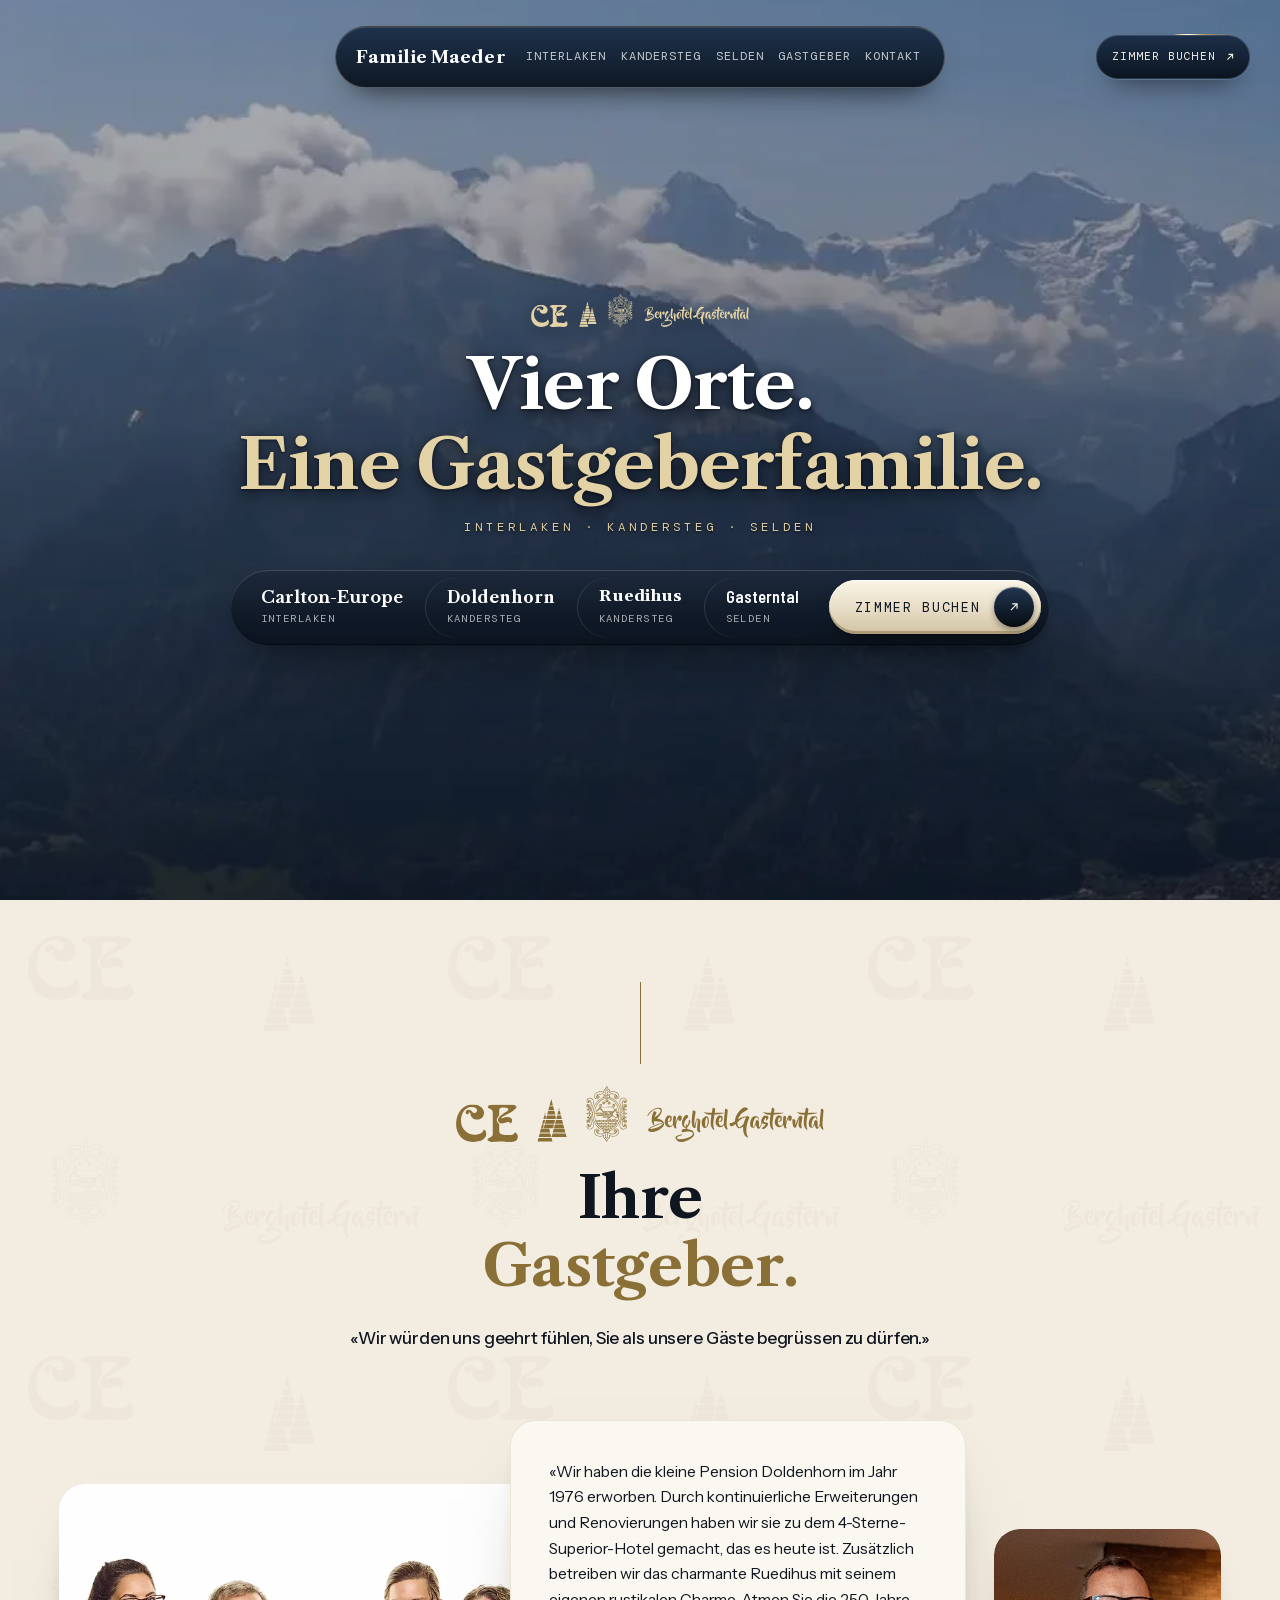
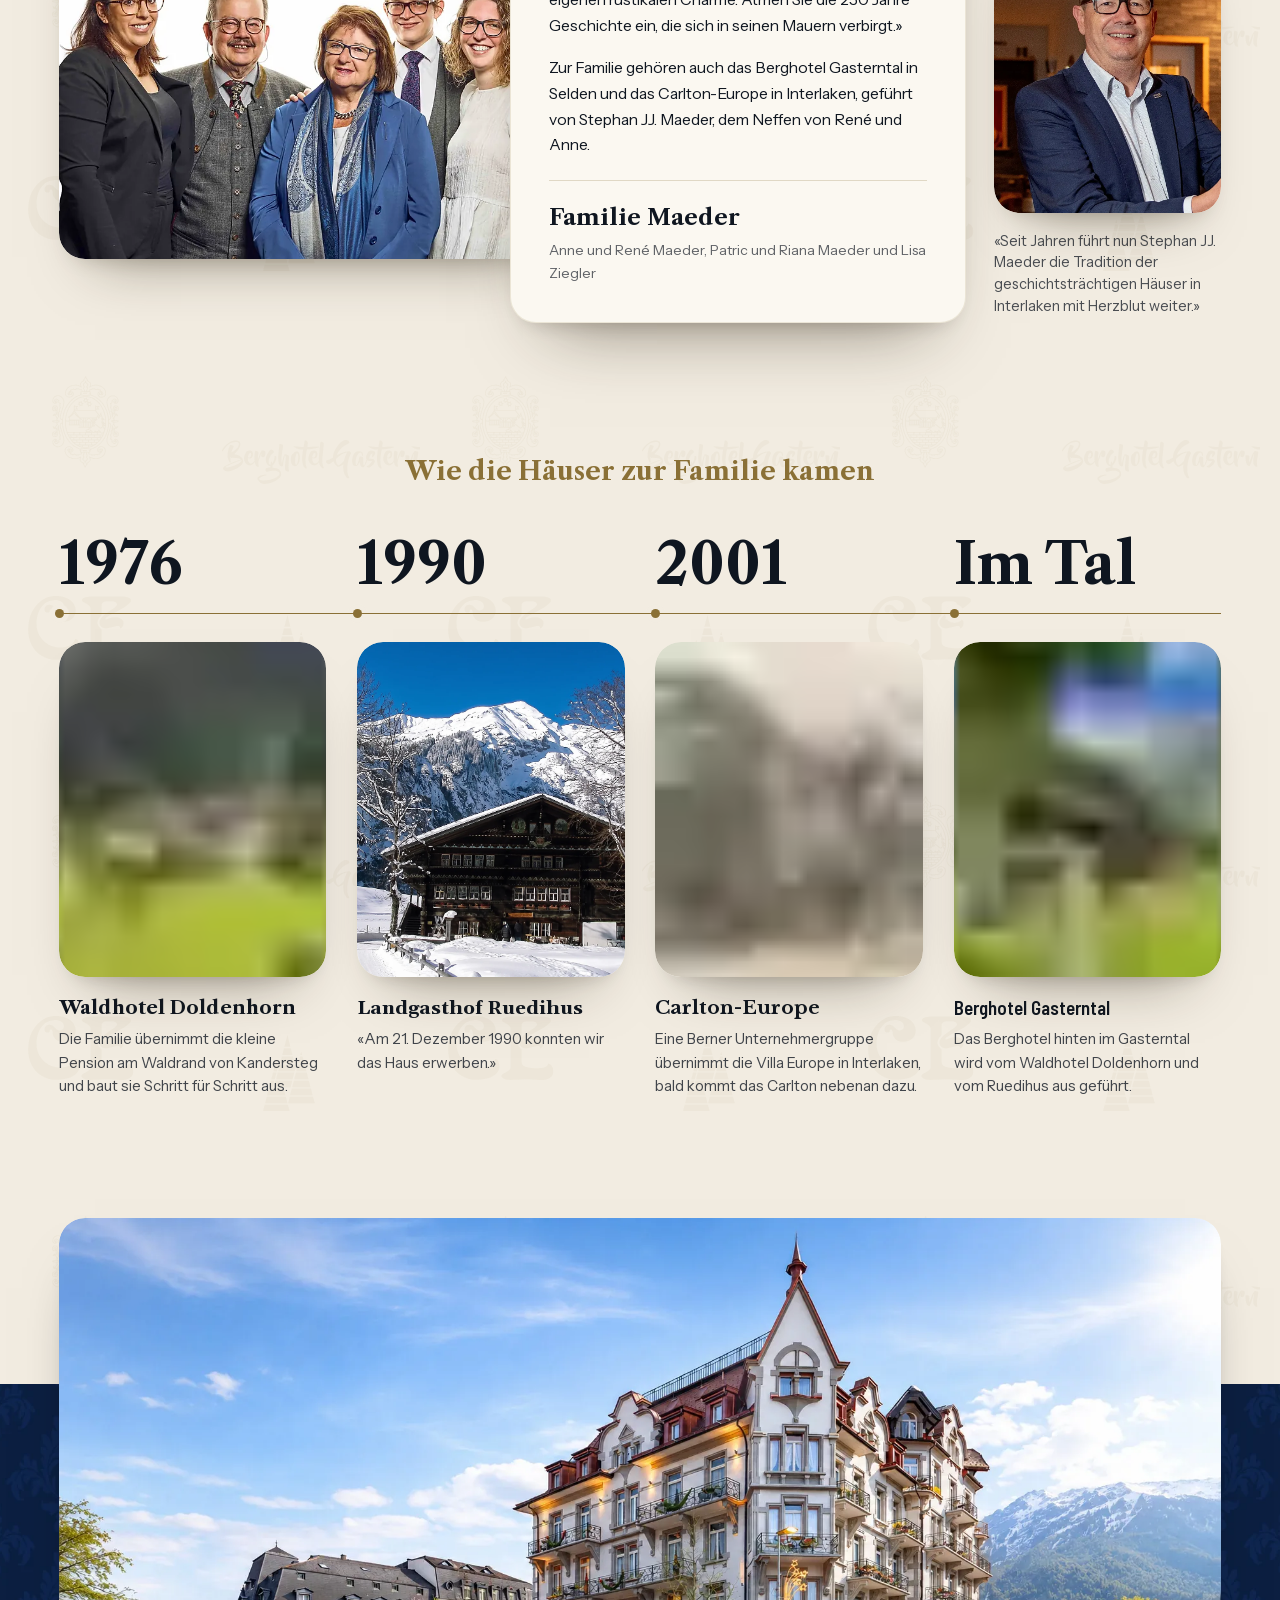
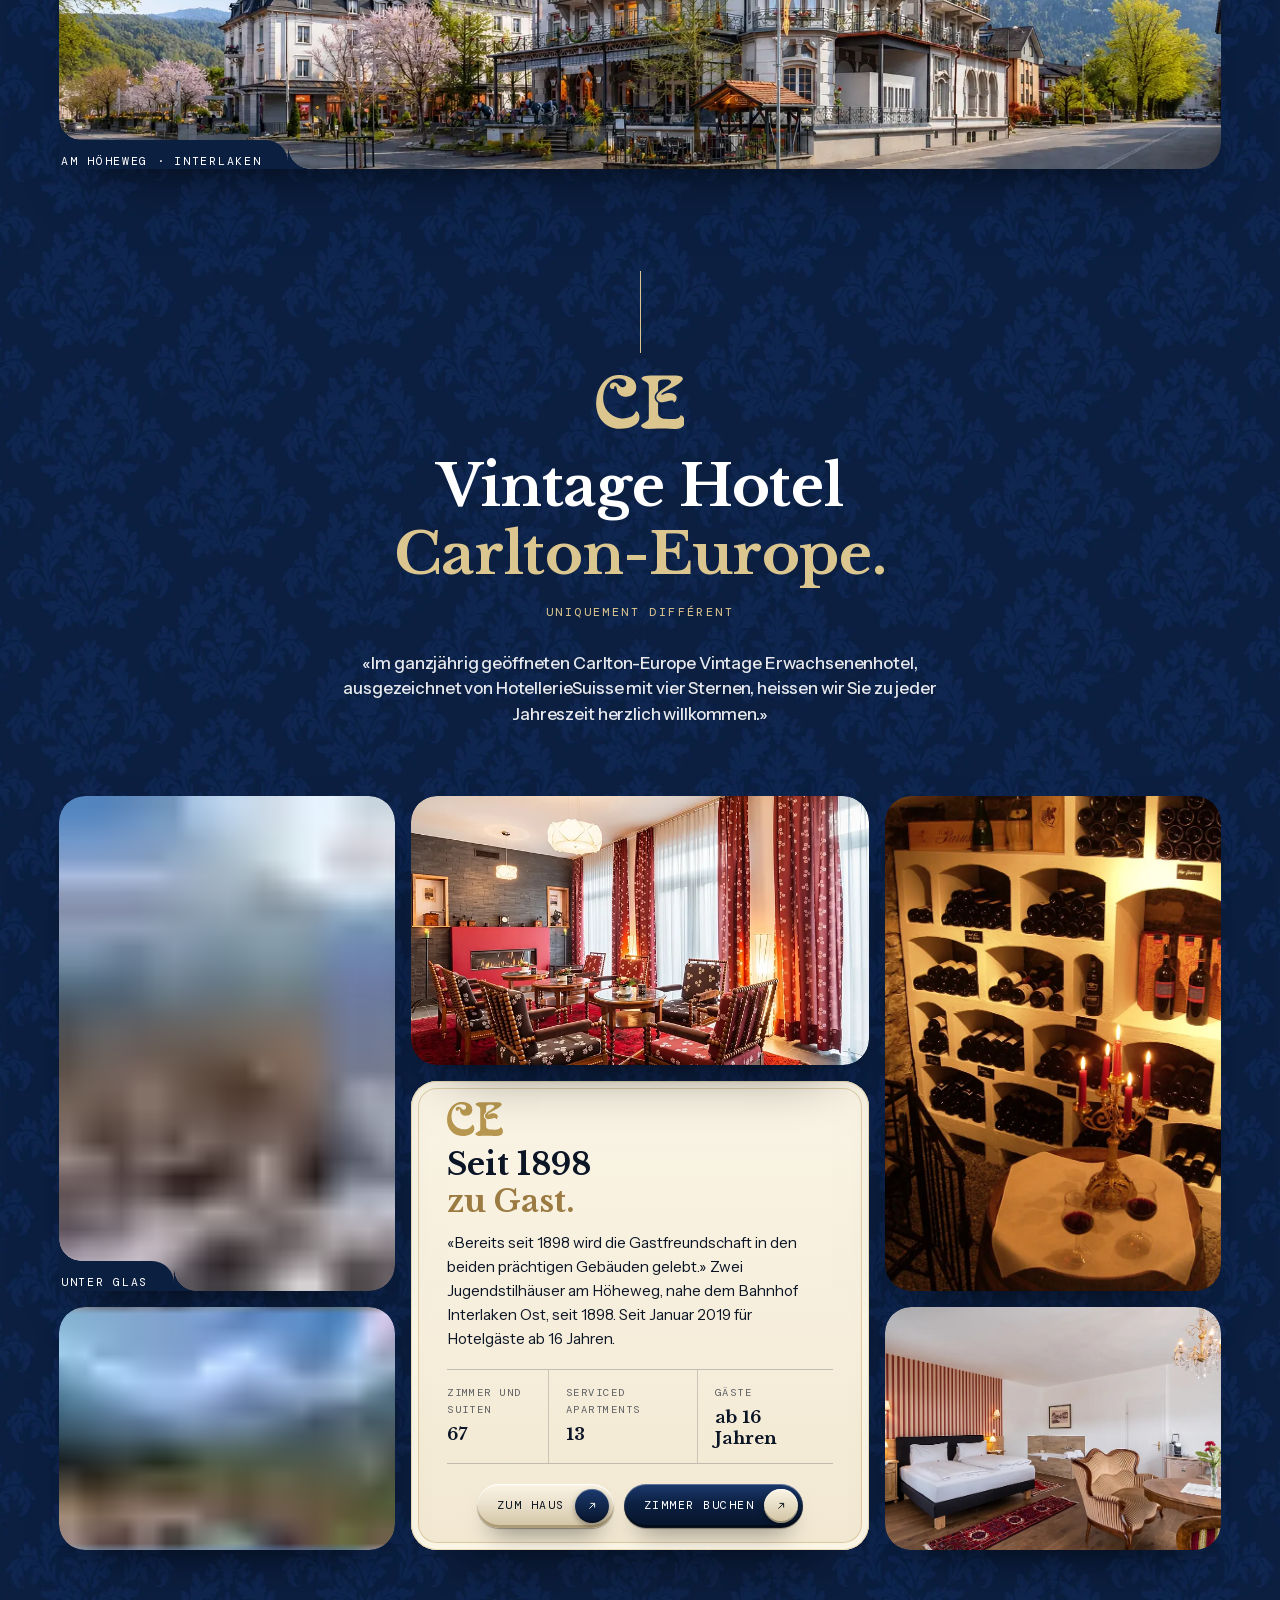
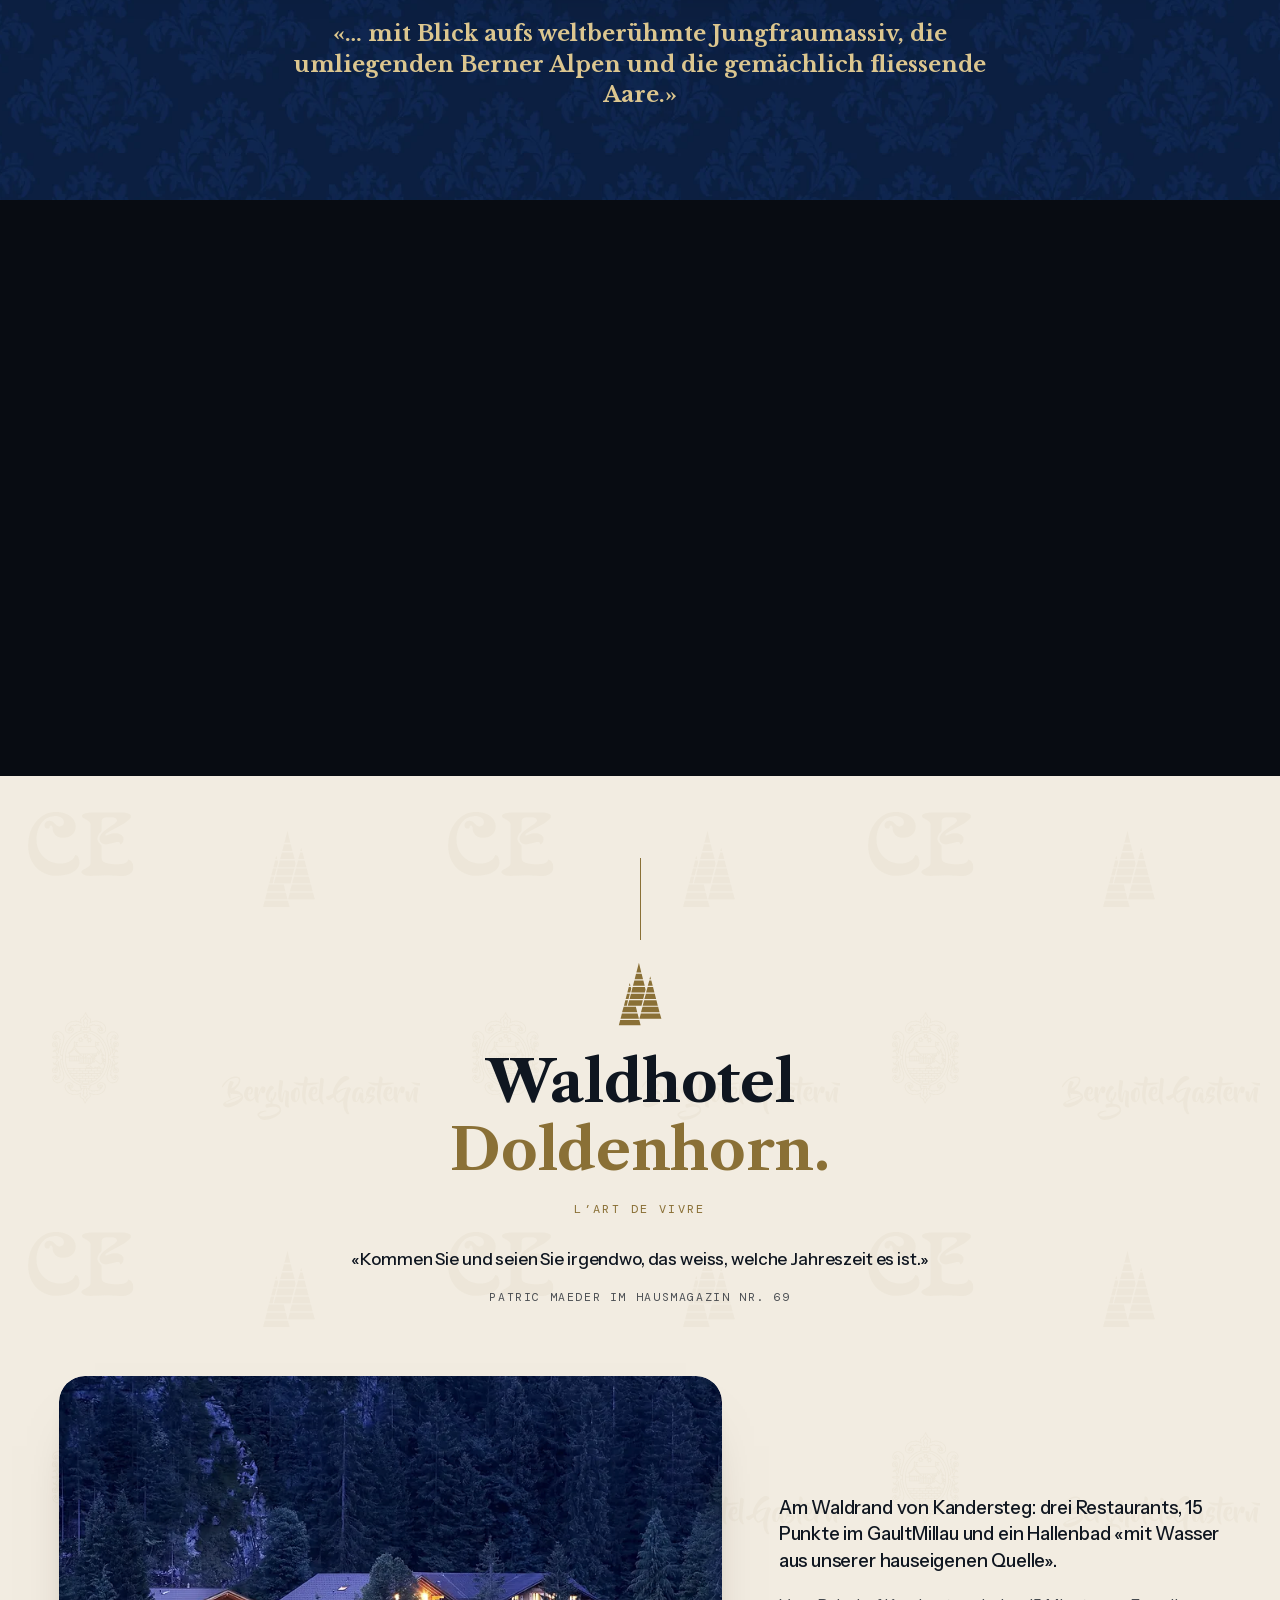
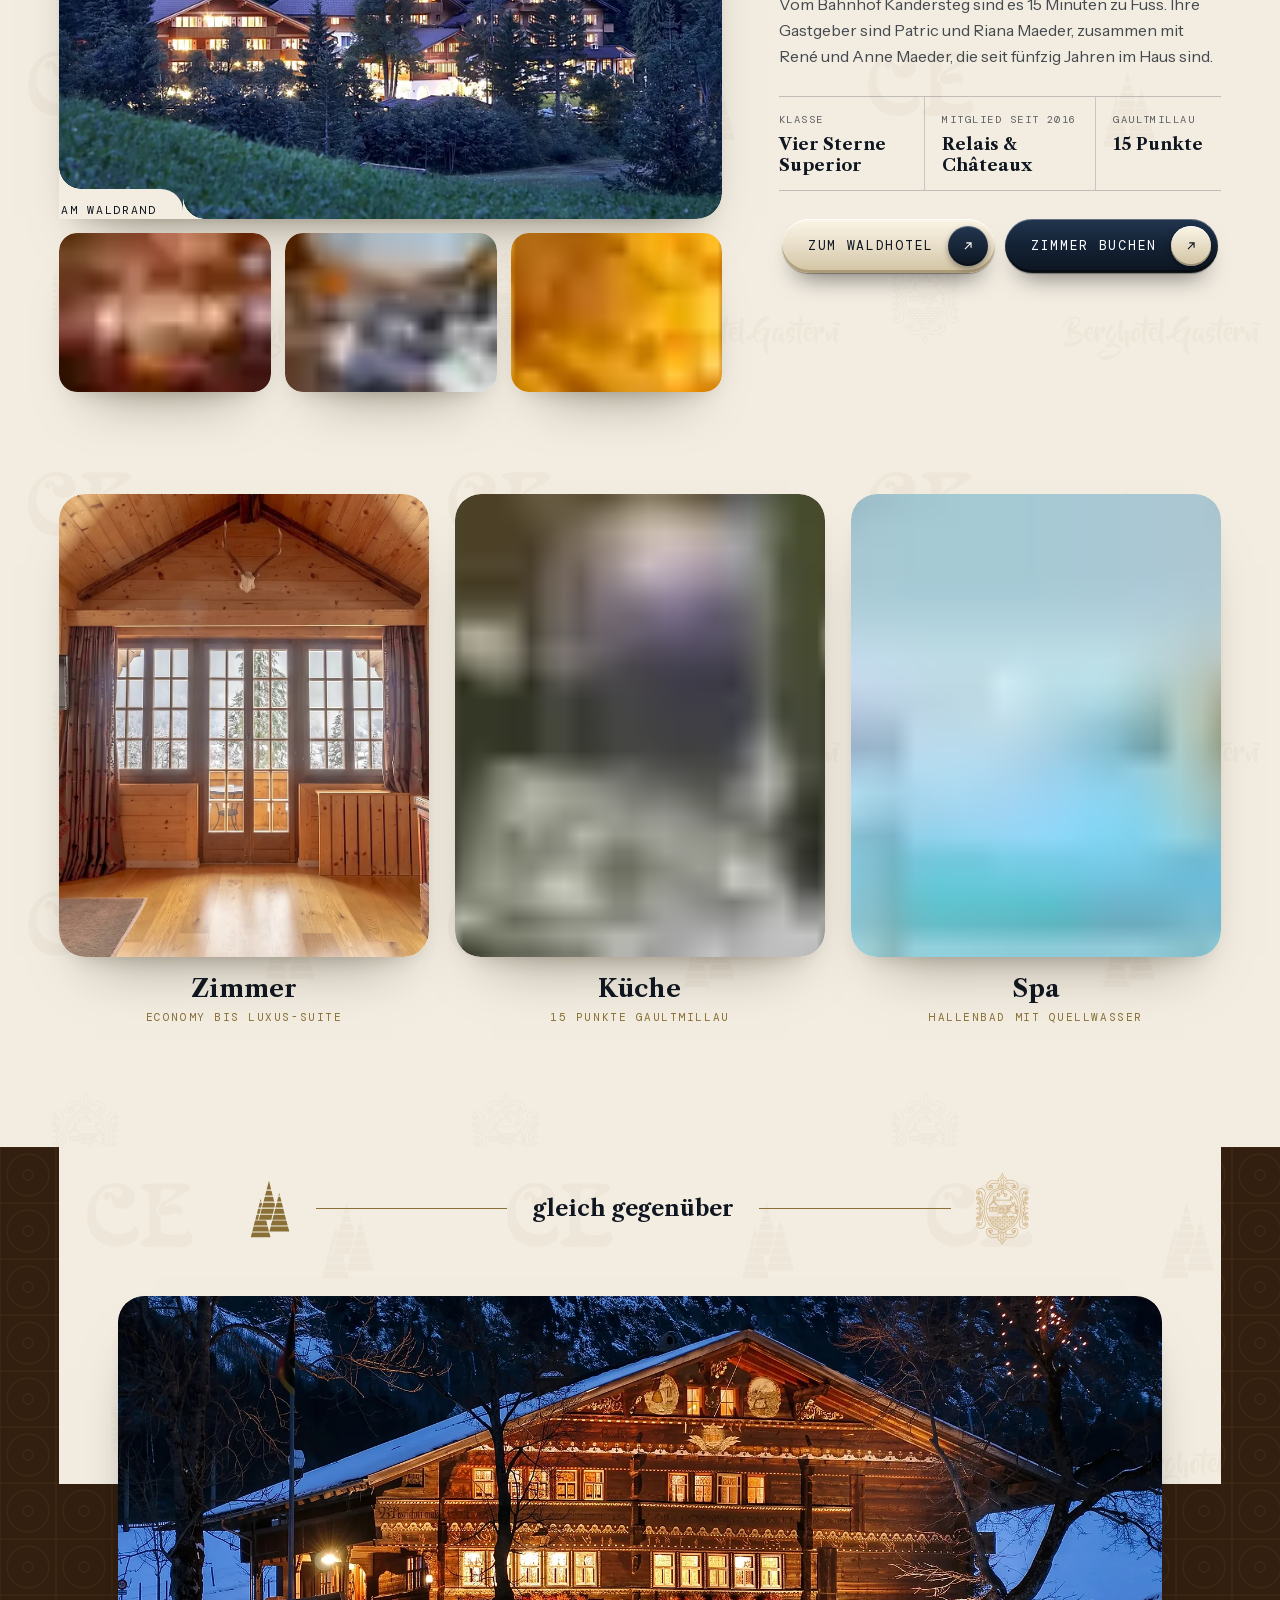
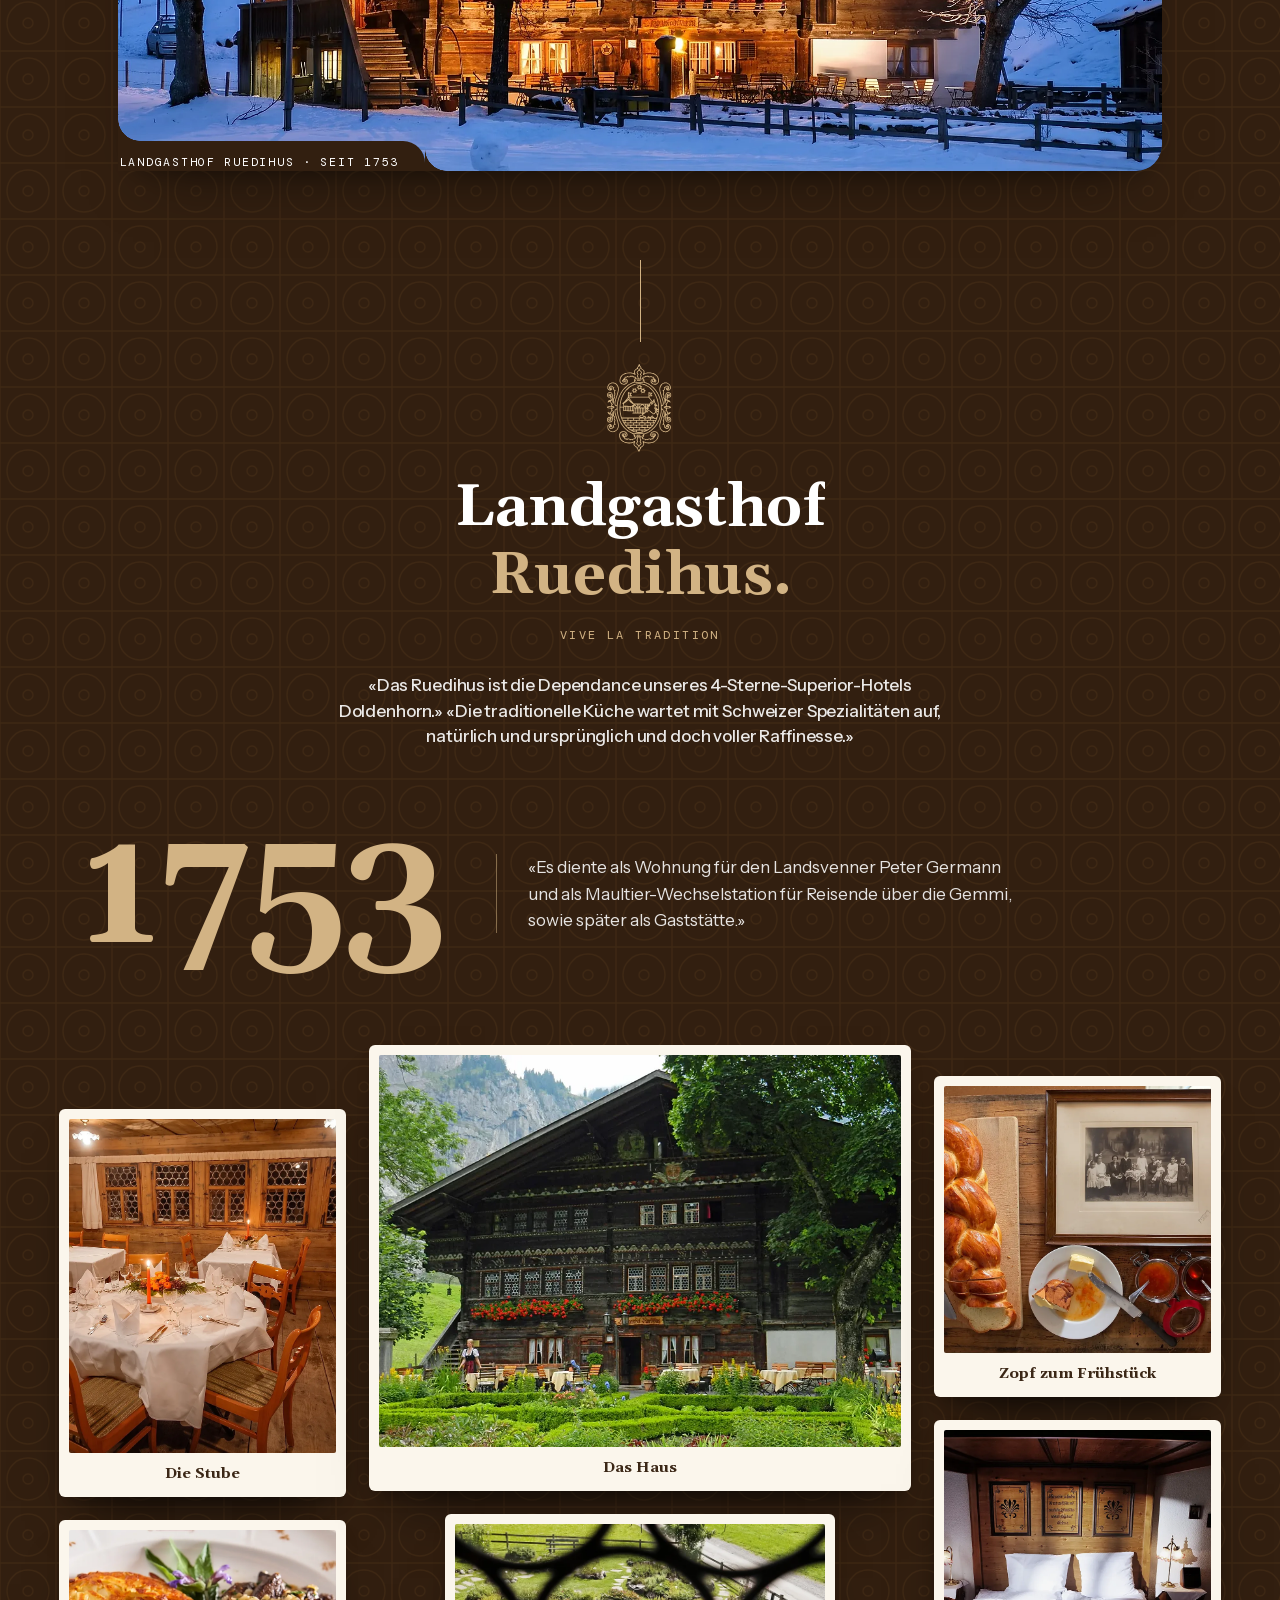
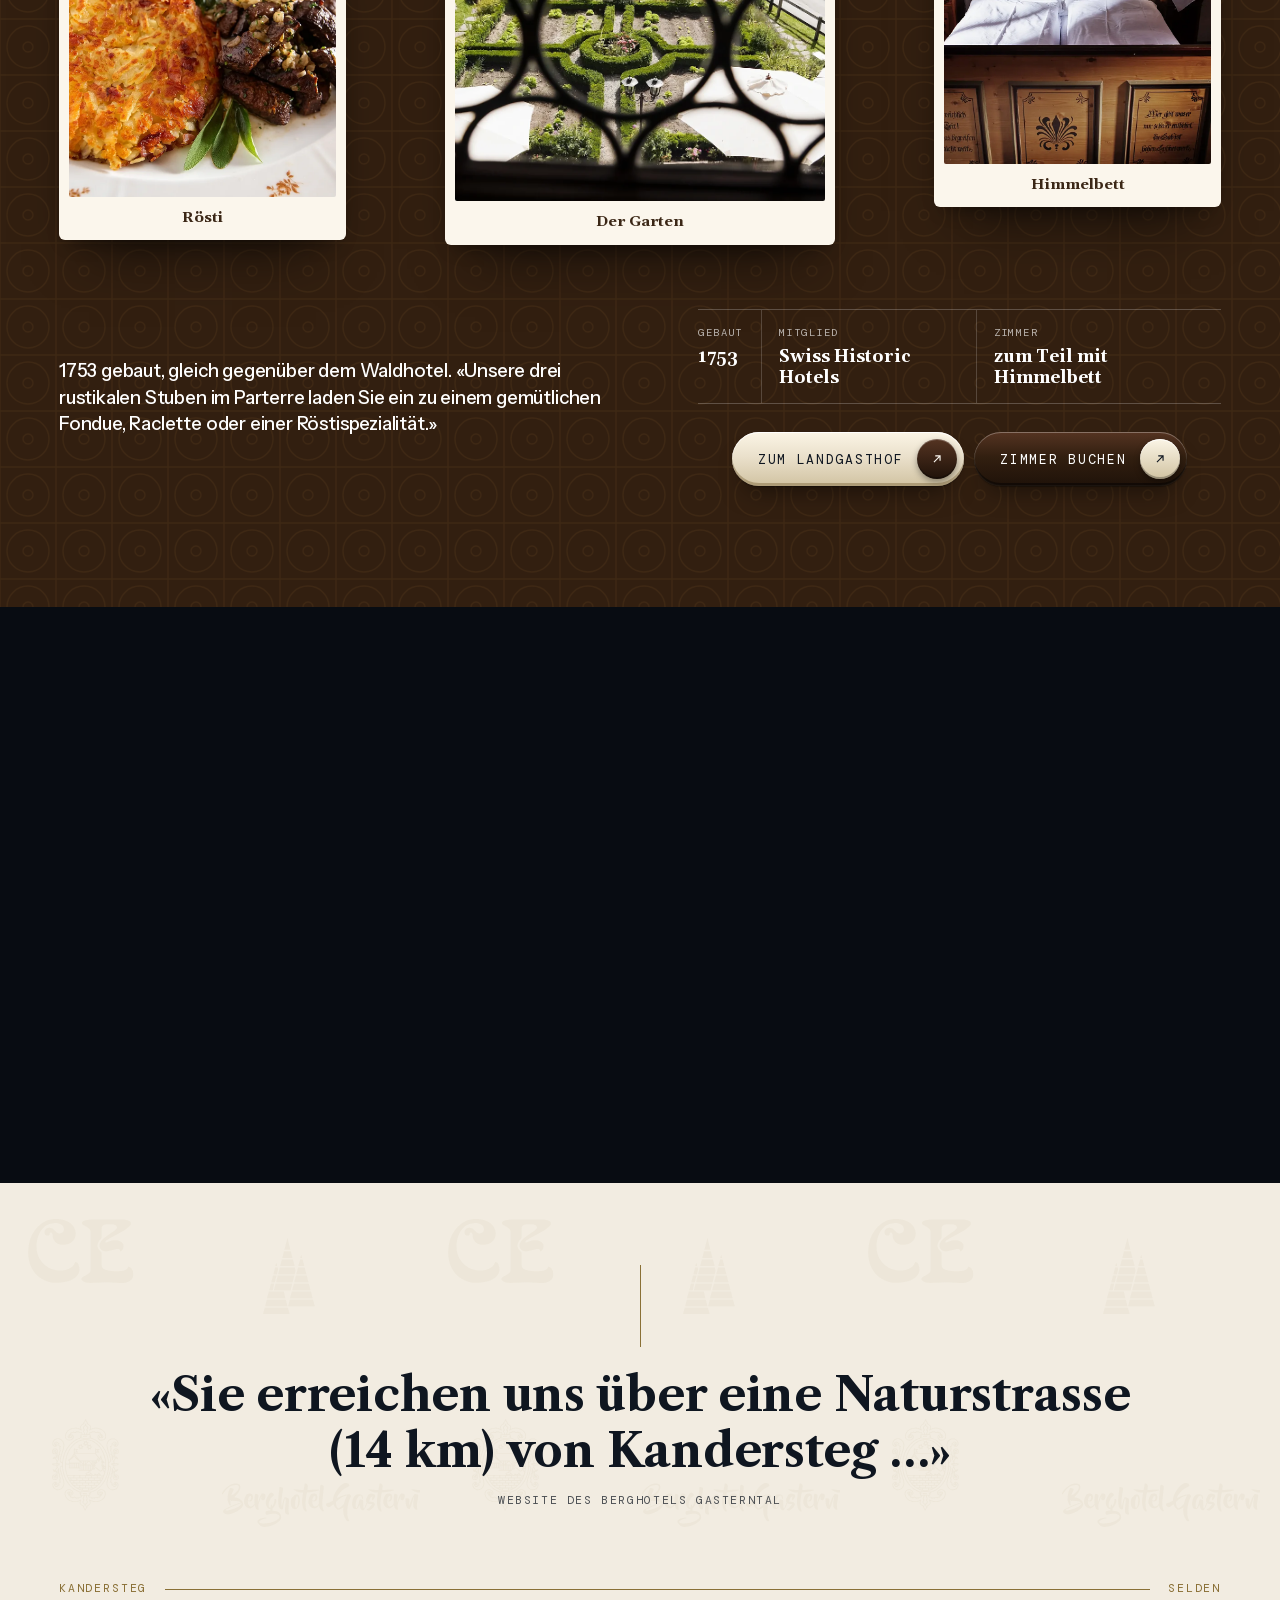
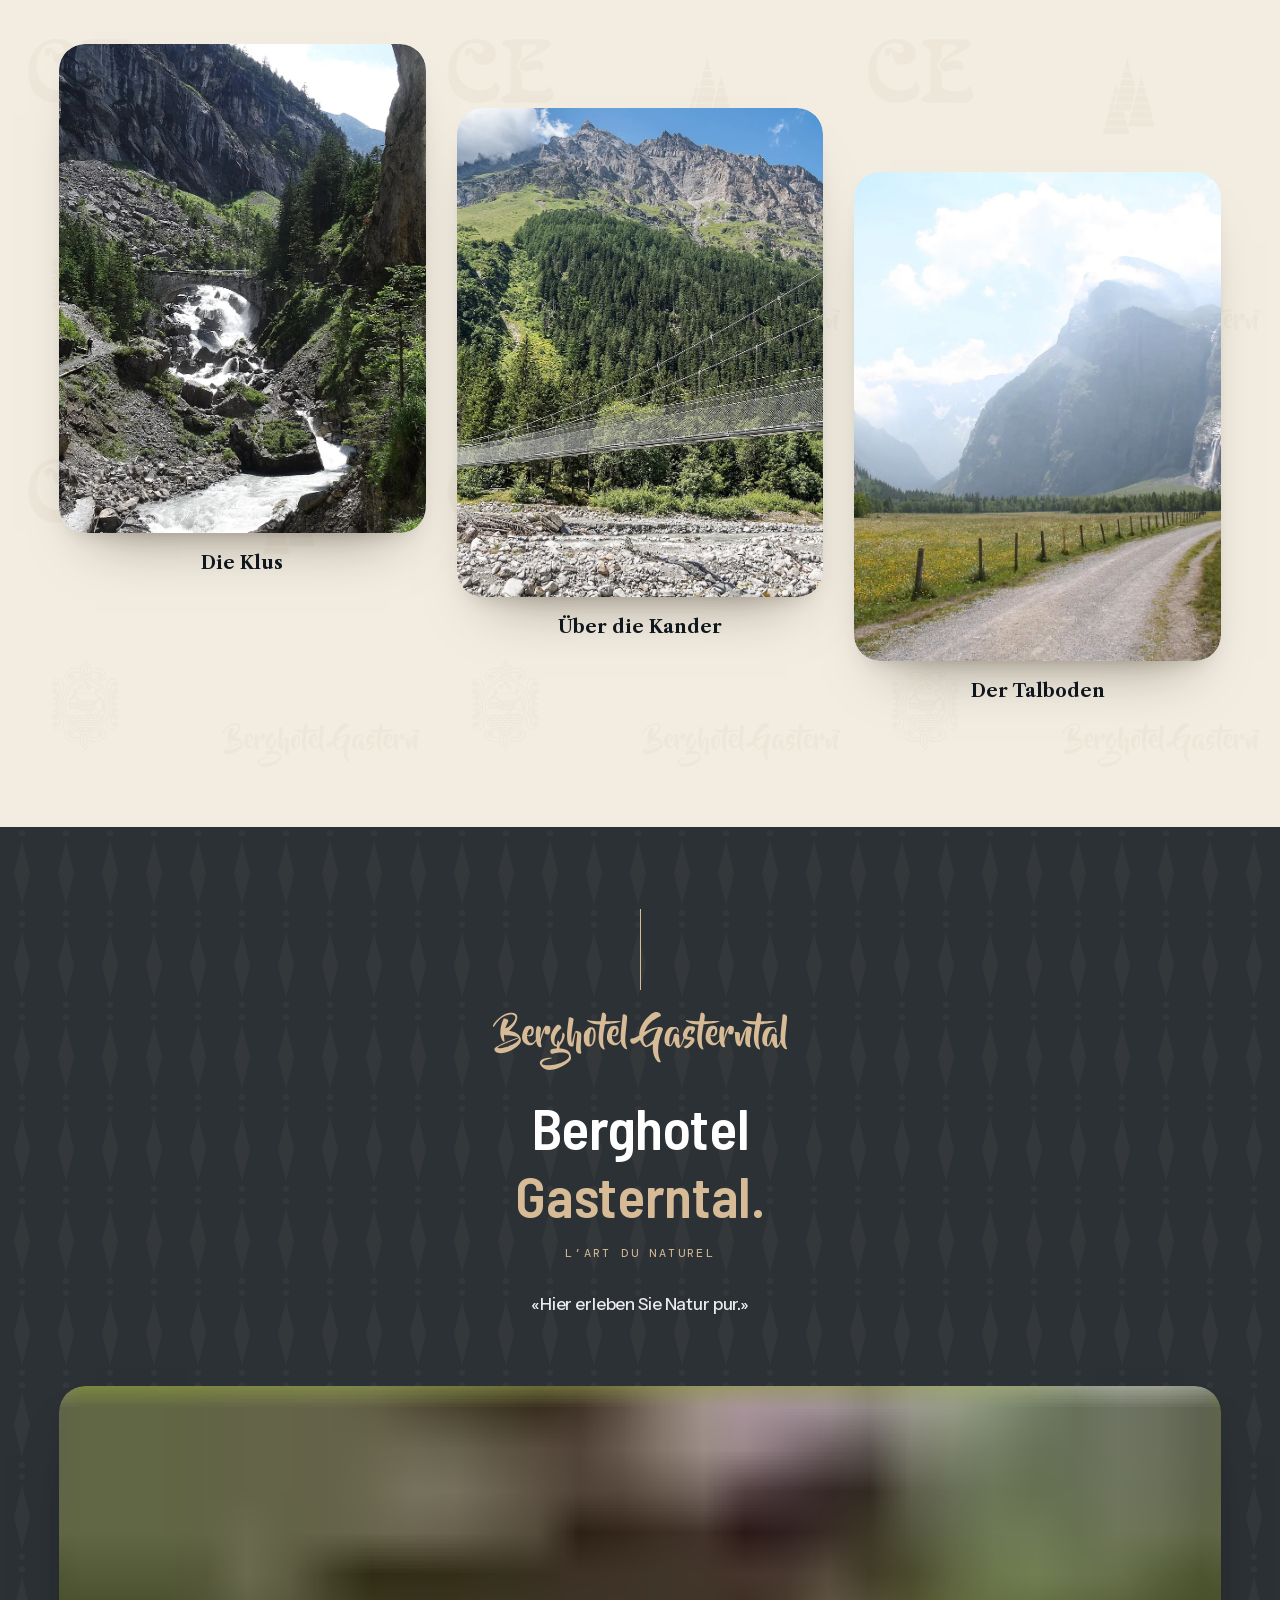
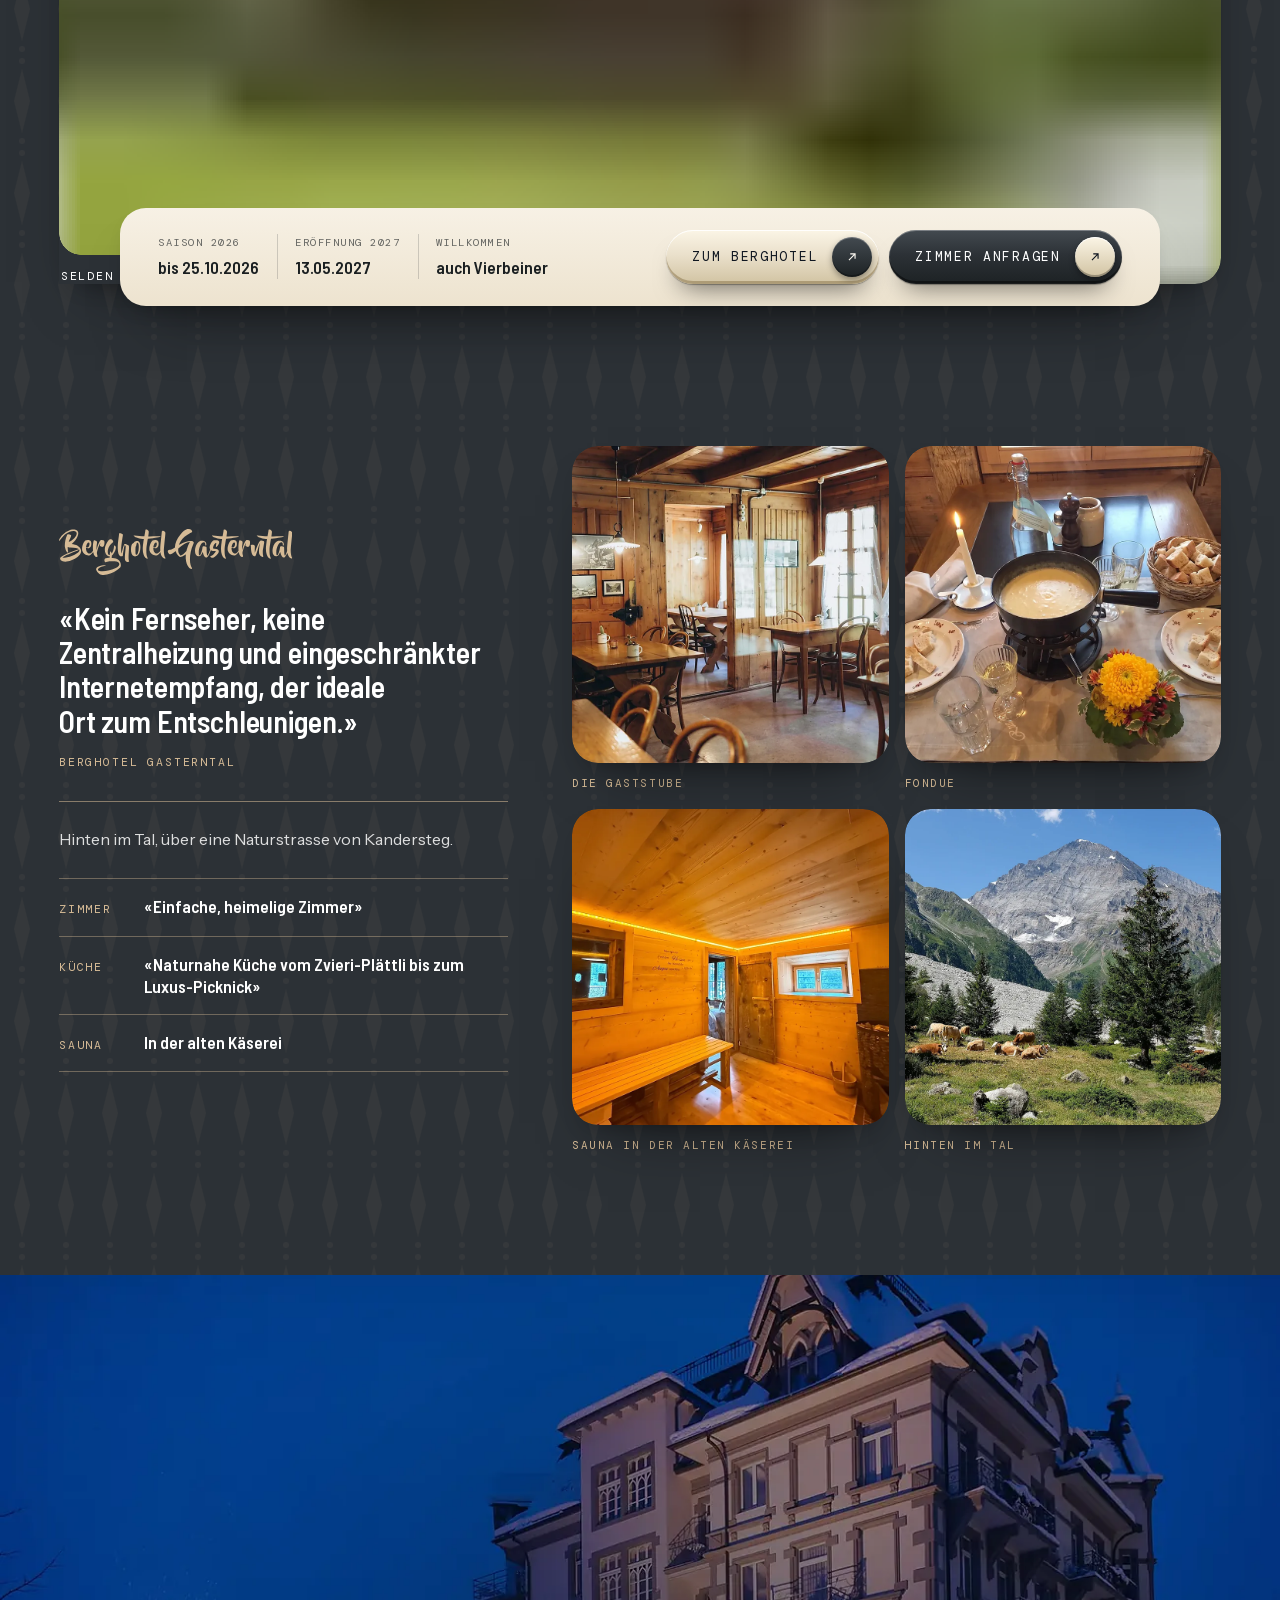
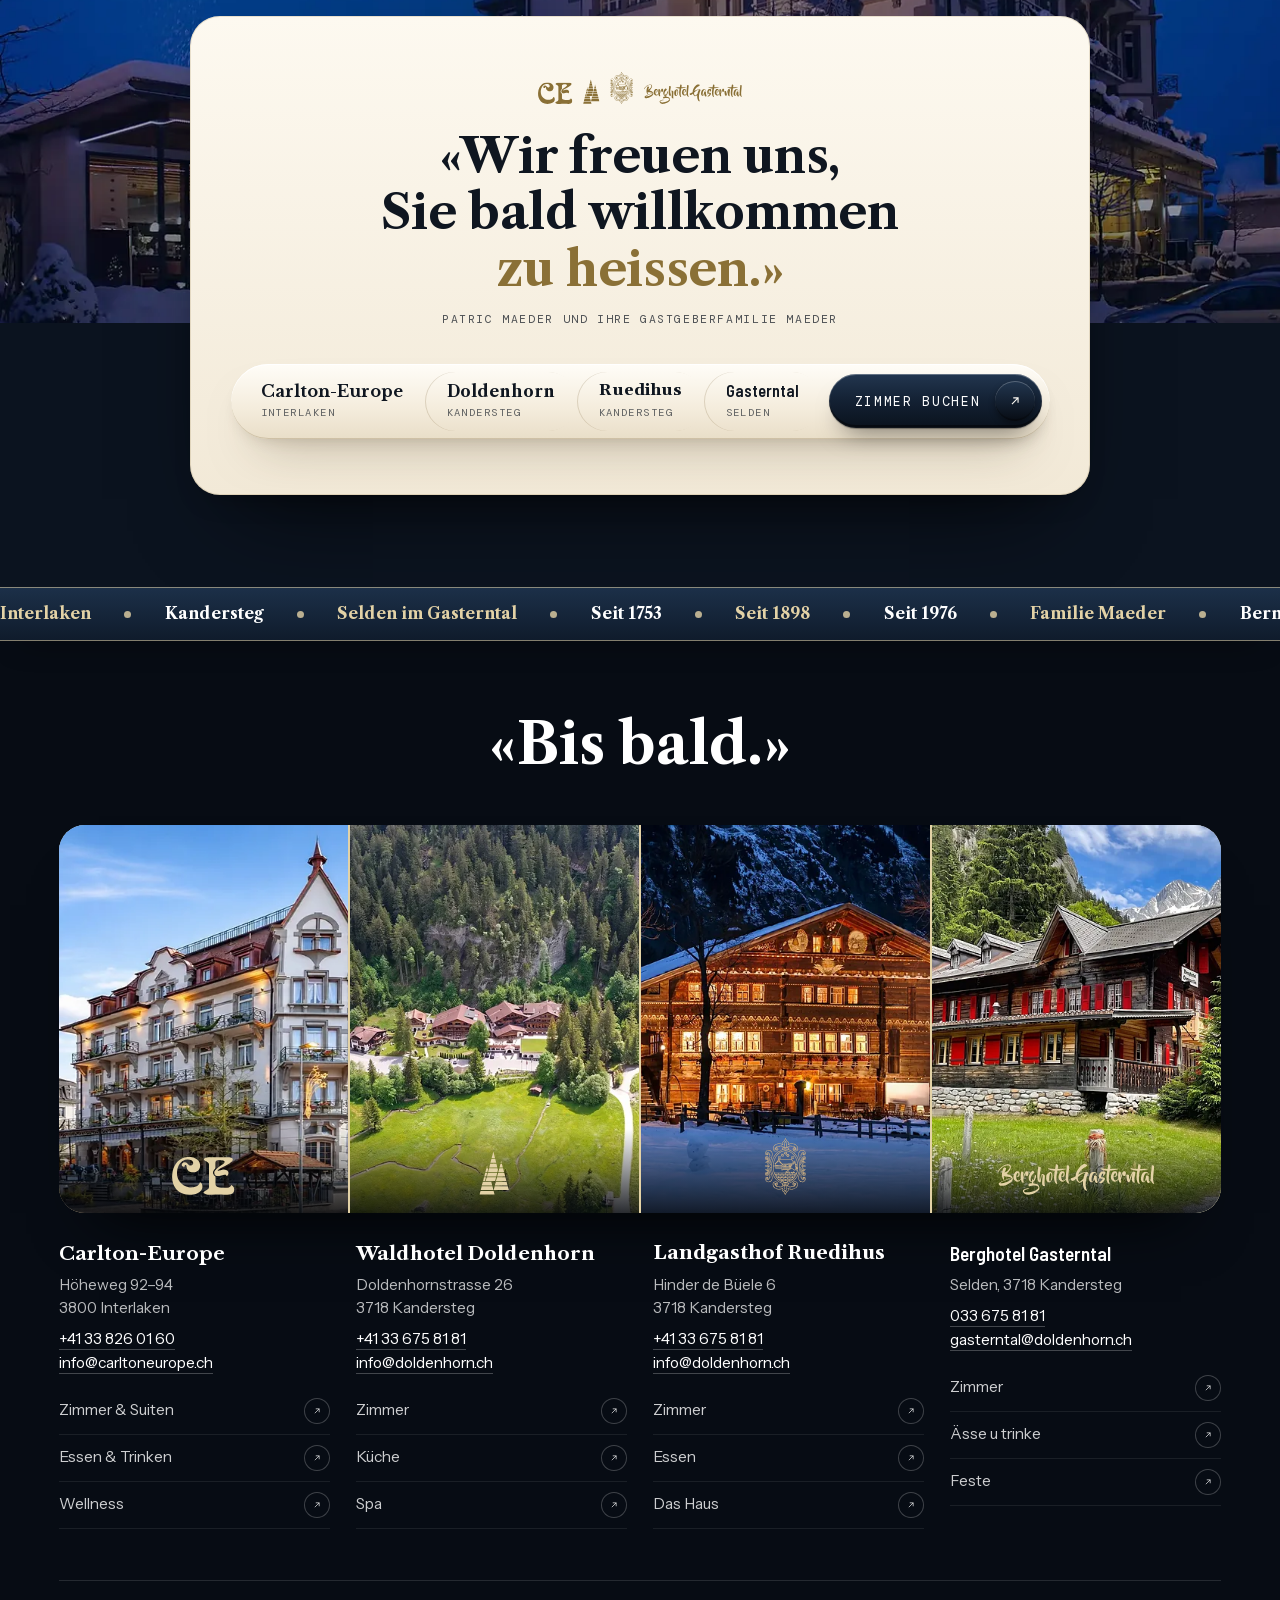
<file: entwurf/index.html>
<!doctype html>
<html lang="de-CH">
<head><!--demo-weiche--><script src="/_demo/karte.js"></script><script src="/_demo/shim.js"></script>
<meta charset="utf-8">
<meta name="viewport" content="width=device-width, initial-scale=1, viewport-fit=cover">
<title>Familie Maeder · Carlton-Europe, Waldhotel Doldenhorn, Landgasthof Ruedihus, Berghotel Gasterntal</title>
<meta name="description" content="Vier Häuser der Familie Maeder im Berner Oberland: das Carlton-Europe in Interlaken, das Waldhotel Doldenhorn und der Landgasthof Ruedihus in Kandersteg, das Berghotel Gasterntal in Selden.">
<meta name="robots" content="noindex, nofollow">
<meta name="theme-color" content="#0b131f">
<link rel="icon" href="data:,">
<link rel="preload" href="/assets/fonts/librecaslon-700.woff2" as="font" type="font/woff2" crossorigin><link rel="preload" href="/assets/fonts/InstrumentSans-normal-400_600.woff2" as="font" type="font/woff2" crossorigin><link rel="preload" href="/assets/fonts/DMMono-normal-400.woff2" as="font" type="font/woff2" crossorigin>
<link rel="preload" as="image" href="/assets/img/rb-auf-l.webp?v=44" imagesrcset="/assets/img/rb-auf-s.webp?v=44 1400w, /assets/img/rb-auf-l.webp?v=44 2560w" imagesizes="100vw" media="(min-width:701px)">
<link rel="preload" as="image" href="/assets/img/rb-auf-h.webp?v=44" media="(max-width:700px)">
<link rel="stylesheet" href="/assets/css/main.css?v=44">
<link rel="stylesheet" href="/assets/css/tapeten.css?v=44">
<link rel="stylesheet" href="/assets/css/reise.css?v=44">
<link rel="stylesheet" href="/assets/css/reise-tapete.css?v=44">
<script>document.documentElement.classList.add('kein-vorhang','js');try{if(matchMedia('(prefers-reduced-motion: reduce)').matches||/[?&]nomotion/.test(location.search))document.documentElement.classList.add('ruhig')}catch(e){}</script>
</head>
<body>
<a class="sr" href="#interlaken" data-e="e2b85f019f" data-en="0">Zum Inhalt</a>
<header class="nav">
  <div class="nav__insel">
    <a class="nav__logo" href="#oben" aria-label="Familie Maeder, nach oben"><b data-e="c4d60bfafa" data-en="0">Familie Maeder</b></a>
    <nav class="nav__links" aria-label="Die vier Häuser"><a href="#interlaken"><span class="rl" data-rl data-e="79dd56d026" data-en="0">Interlaken</span></a><a href="#kandersteg"><span class="rl" data-rl data-e="476d318ef8" data-en="0">Kandersteg</span></a><a href="#selden"><span class="rl" data-rl data-e="f3cd136638" data-en="0">Selden</span></a><a href="#familie"><span class="rl" data-rl data-e="b683a7ad82" data-en="0">Gastgeber</span></a><a href="#kontakt"><span class="rl" data-rl data-e="a92b9bcb16" data-en="0">Kontakt</span></a></nav>
    <button class="burger" type="button" aria-label="Menü" aria-expanded="false"><span></span><span></span></button>
  </div>
</header>
<button class="eckknopf glanz glanz--laeuft" type="button" data-buchen=""><span data-e="f1bf770f0d" data-en="0" data-lauf>Zimmer buchen</span><svg viewBox="0 0 16 16" aria-hidden="true"><path d="M4.5 11.5 11.5 4.5M6 4.5h5.5V10"/></svg></button>
<div class="menue" aria-label="Menü">
  <nav class="menue__links"><a href="#carlton" class="h-carlton" style="--i:0"><span data-e="9df052faa3" data-en="0">Carlton-Europe</span><small data-e="79dd56d026" data-en="1">Interlaken</small></a><a href="#doldenhorn" class="h-doldenhorn" style="--i:1"><span data-e="fd8554d30b" data-en="0">Waldhotel Doldenhorn</span><small data-e="476d318ef8" data-en="1">Kandersteg</small></a><a href="#ruedihus" class="h-ruedihus" style="--i:2"><span data-e="f3c76fad77" data-en="0">Landgasthof Ruedihus</span><small data-e="476d318ef8" data-en="2">Kandersteg</small></a><a href="#gasterntal" class="h-gasterntal" style="--i:3"><span data-e="35425adde9" data-en="0">Berghotel Gasterntal</span><small data-e="f3cd136638" data-en="1">Selden</small></a></nav>
  <div class="menue__fuss"><button class="kn " type="button" data-buchen=""><span data-e="f1bf770f0d" data-en="1" data-lauf>Zimmer buchen</span><i><svg viewBox="0 0 16 16" aria-hidden="true"><path d="M4.5 11.5 11.5 4.5M6 4.5h5.5V10"/></svg></i></button><a href="tel:+41336758181" data-e="cd958d3932" data-en="0" data-q="doldenhorn.tel" data-rein>+41 33 675 81 81</a><a href="mailto:info@doldenhorn.ch" data-e="14ad6355d8" data-en="0" data-q="doldenhorn.mail" data-rein>info@doldenhorn.ch</a></div>
</div>

<main>
<section class="rb-auf" id="oben" style="background-image:url([data-uri])">
  <div class="rb-auf__bild"><picture><source media="(max-width:700px)" srcset="/assets/img/rb-auf-h.webp?v=44"><img src="/assets/img/rb-auf-l.webp?v=44" srcset="/assets/img/rb-auf-s.webp?v=44 1400w, /assets/img/rb-auf-l.webp?v=44 2560w" sizes="100vw" width="2560" height="1045" alt="Interlaken zwischen Thunersee und Brienzersee, dahinter die Berge, vom Harder aus gesehen" fetchpriority="high" data-b="rb-auf" data-bn="0"></picture></div>
  <div class="rb-auf__in">
    <img class="rb-auf__z" data-m="t" src="/assets/logo/familie-maeder-gold.svg?v=44" width="400" height="100" alt="Die Zeichen der vier Häuser: Carlton-Europe, Waldhotel Doldenhorn, Landgasthof Ruedihus, Berghotel Gasterntal">
    <h1 class="rb-auf__t" data-m="h"><span class="z"><span data-e="801e8bc0a8" data-en="0" data-q="seite.titel" data-rein>Vier Orte.</span></span><span class="z"><span><em data-e="801e8bc0a8" data-en="1" data-q="seite.titel" data-rein>Eine Gastgeberfamilie.</em></span></span></h1>
    <p class="rb-ort" data-m="t" style="--i:1" data-e="585708425e" data-en="0">Interlaken · Kandersteg · Selden</p>
    <div class="platte platte--auf" data-m="t" style="--i:3"><div class="platte__f"><button class="platte__h h-carlton" type="button" data-buchen="carlton"><b data-e="9df052faa3" data-en="1">Carlton-Europe</b><small data-e="79dd56d026" data-en="2">Interlaken</small></button><button class="platte__h h-doldenhorn" type="button" data-buchen="doldenhorn"><b data-e="c960d31bd4" data-en="0">Doldenhorn</b><small data-e="476d318ef8" data-en="3">Kandersteg</small></button><button class="platte__h h-ruedihus" type="button" data-buchen="ruedihus"><b data-e="39d18aa69d" data-en="0">Ruedihus</b><small data-e="476d318ef8" data-en="4">Kandersteg</small></button><button class="platte__h h-gasterntal" type="button" data-buchen="gasterntal"><b data-e="9fcba604ac" data-en="0">Gasterntal</b><small data-e="f3cd136638" data-en="2">Selden</small></button></div><button class="kn platte__kn" type="button" data-buchen=""><span data-e="f1bf770f0d" data-en="2" data-lauf>Zimmer buchen</span><i><svg viewBox="0 0 16 16" aria-hidden="true"><path d="M4.5 11.5 11.5 4.5M6 4.5h5.5V10"/></svg></i></button></div>
  </div>
</section>
<section class="rb rb-gast" id="familie">
  <div class="in">
    <header class="rb-kopf ">
      <span class="faden" data-m="faden" aria-hidden="true"><i></i></span>
      <span class="rb-kopf__z" data-m="z"><img class="rb-z rb-z--reihe" src="/assets/logo/familie-maeder-taupe.svg?v=44" width="400" height="100" alt=""></span>
      <h2 class="rb-h" data-m="h"><span class="z"><span data-e="e4570aa26d" data-en="0" data-q="familie.titel" data-rein>Ihre</span></span><span class="z"><span><em data-e="e4570aa26d" data-en="1" data-q="familie.titel" data-rein>Gastgeber.</em></span></span></h2>
      
      <p class="rb-satz" data-m="t" data-e="ea0898d17c" data-en="0" data-q="familie.zitat" data-rein>«Wir würden uns geehrt fühlen, Sie als unsere Gäste begrüssen zu dürfen.»</p>
      
    </header>
    <div class="gb">
      <figure class="rk gb__fam" data-m="k" style="--i:0;--y:110px"><span class="rk__b" style="background-image:url([data-uri])"><img src="/assets/img/rb-fam-l.webp?v=44" srcset="/assets/img/rb-fam-s.webp?v=44 820w, /assets/img/rb-fam-l.webp?v=44 1600w" sizes="(max-width:860px) 92vw, 38vw" width="1600" height="1200" alt="Die Gastgeberfamilie Maeder" loading="lazy" decoding="async" data-b="rb-fam" data-bn="0"></span></figure>
      <article class="gb__brief" data-m="k" style="--i:1;--y:150px">
        <div class="lauf"><p data-e="fb02c175d4" data-en="0" data-q="familie.brief" data-rein>«Wir haben die kleine Pension Doldenhorn im Jahr 1976 erworben. Durch kontinuierliche Erweiterungen und Renovierungen haben wir sie zu dem 4-Sterne-Superior-Hotel gemacht, das es heute ist. Zusätzlich betreiben wir das charmante Ruedihus mit seinem eigenen rustikalen Charme. Atmen Sie die 250 Jahre Geschichte ein, die sich in seinen Mauern verbirgt.»</p><p data-e="00bb4cb6bf" data-en="0" data-q="familie.dazu" data-rein>Zur Familie gehören auch das Berghotel Gasterntal in Selden und das Carlton-Europe in Interlaken, geführt von Stephan JJ. Maeder, dem Neffen von René und Anne.</p></div>
        <p class="gb__namen"><b data-e="f533d01c33" data-en="0" data-q="familie.namen" data-rein>Familie Maeder</b><span data-e="c65d1e5352" data-en="0" data-q="familie.personen" data-rein>Anne und René Maeder, Patric und Riana Maeder und Lisa Ziegler</span></p>
      </article>
      <figure class="gb__st"><figure class="rk " data-m="k" style="--i:2;--y:190px"><span class="rk__b" style="background-image:url([data-uri])"><img src="/assets/img/stephan-l.webp?v=44" srcset="/assets/img/stephan-s.webp?v=44 820w, /assets/img/stephan-l.webp?v=44 900w" sizes="(max-width:860px) 60vw, 18vw" width="900" height="1125" alt="Stephan JJ. Maeder im Carlton-Europe" loading="lazy" decoding="async" data-b="stephan" data-bn="0"></span></figure><figcaption data-m="t" style="--i:2" data-e="cd6bb380a0" data-en="0" data-q="strecke.stephan" data-rein>«Seit Jahren führt nun Stephan JJ. Maeder die Tradition der geschichtsträchtigen Häuser in Interlaken mit Herzblut weiter.»</figcaption></figure>
    </div>
    <div class="ch2">
      <p class="ch2__titel" data-m="t" data-e="8e231223b7" data-en="0" data-q="chronik.titel" data-rein>Wie die Häuser zur Familie kamen</p>
      <div class="ch2__r"><span class="ch2__spur" data-m="spur" aria-hidden="true"><i></i></span><div class="ch2__s h-doldenhorn" style="--i:0">
          <span class="ch2__j" data-m="t" style="--i:0"><span data-zahl="1976" data-e="e4d3d3f0fc" data-en="0">1976</span></span>
          <span class="ch2__p" aria-hidden="true"></span>
          <figure class="rk ch2__b" data-m="k" style="--i:0;--y:60px"><span class="rk__b" style="background-image:url([data-uri])"><img src="/assets/img/rb-ch-do-l.webp?v=44" srcset="/assets/img/rb-ch-do-s.webp?v=44 820w, /assets/img/rb-ch-do-l.webp?v=44 900w" sizes="(max-width:860px) 44vw, 21vw" width="900" height="1125" alt="Das Waldhotel Doldenhorn am Waldrand, aus der Luft gesehen" loading="lazy" decoding="async" data-b="rb-ch-do" data-bn="0"></span></figure>
          <b data-m="t" style="--i:0" data-e="fd8554d30b" data-en="1">Waldhotel Doldenhorn</b><p data-m="t" style="--i:0" data-e="70155e1106" data-en="0" data-q="chronik.doldenhorn" data-rein>Die Familie übernimmt die kleine Pension am Waldrand von Kandersteg und baut sie Schritt für Schritt aus.</p>
        </div><div class="ch2__s h-ruedihus" style="--i:1">
          <span class="ch2__j" data-m="t" style="--i:1"><span data-zahl="1990" data-e="bb3acf149d" data-en="0">1990</span></span>
          <span class="ch2__p" aria-hidden="true"></span>
          <figure class="rk ch2__b" data-m="k" style="--i:1;--y:86px"><span class="rk__b" style="background-image:url([data-uri])"><img src="/assets/img/rb-ch-ru-l.webp?v=44" srcset="/assets/img/rb-ch-ru-s.webp?v=44 820w, /assets/img/rb-ch-ru-l.webp?v=44 900w" sizes="(max-width:860px) 44vw, 21vw" width="900" height="1125" alt="Der Landgasthof Ruedihus im Schnee, dahinter die Berge" loading="lazy" decoding="async" data-b="rb-ch-ru" data-bn="0"></span></figure>
          <b data-m="t" style="--i:1" data-e="f3c76fad77" data-en="1">Landgasthof Ruedihus</b><p data-m="t" style="--i:1" data-e="e193e464d6" data-en="0" data-q="chronik.ruedihus" data-rein>«Am 21. Dezember 1990 konnten wir das Haus erwerben.»</p>
        </div><div class="ch2__s h-carlton" style="--i:2">
          <span class="ch2__j" data-m="t" style="--i:2"><span data-zahl="2001" data-e="9195f873d1" data-en="0">2001</span></span>
          <span class="ch2__p" aria-hidden="true"></span>
          <figure class="rk ch2__b" data-m="k" style="--i:2;--y:112px"><span class="rk__b" style="background-image:url([data-uri])"><img src="/assets/img/rb-ch-ce-l.webp?v=44" srcset="/assets/img/rb-ch-ce-s.webp?v=44 820w, /assets/img/rb-ch-ce-l.webp?v=44 900w" sizes="(max-width:860px) 44vw, 21vw" width="900" height="1125" alt="Alte Postkarte: das Hotel am Höheweg vor dem Jungfraumassiv" loading="lazy" decoding="async" data-b="rb-ch-ce" data-bn="0"></span></figure>
          <b data-m="t" style="--i:2" data-e="9df052faa3" data-en="2">Carlton-Europe</b><p data-m="t" style="--i:2" data-e="3fe1b98a69" data-en="0" data-q="chronik.carlton" data-rein>Eine Berner Unternehmergruppe übernimmt die Villa Europe in Interlaken, bald kommt das Carlton nebenan dazu.</p>
        </div><div class="ch2__s h-gasterntal" style="--i:3">
          <span class="ch2__j" data-m="t" style="--i:3" data-e="cebf1386c6" data-en="0">Im Tal</span>
          <span class="ch2__p" aria-hidden="true"></span>
          <figure class="rk ch2__b" data-m="k" style="--i:3;--y:138px"><span class="rk__b" style="background-image:url([data-uri])"><img src="/assets/img/rb-ch-ga-l.webp?v=44" srcset="/assets/img/rb-ch-ga-s.webp?v=44 820w, /assets/img/rb-ch-ga-l.webp?v=44 864w" sizes="(max-width:860px) 44vw, 21vw" width="864" height="1080" alt="Das alte Holzhaus des Berghotels Gasterntal auf der Wiese, dahinter die Felsen" loading="lazy" decoding="async" data-b="rb-ch-ga" data-bn="0"></span></figure>
          <b data-m="t" style="--i:3" data-e="35425adde9" data-en="1">Berghotel Gasterntal</b><p data-m="t" style="--i:3" data-e="26bd72cf44" data-en="0" data-q="chronik.gasterntal" data-rein>Das Berghotel hinten im Gasterntal wird vom Waldhotel Doldenhorn und vom Ruedihus aus geführt.</p>
        </div></div>
    </div>
  </div>
</section>
<section class="rb rb-ce h-carlton haus--carlton" id="interlaken">
  <div class="in">
    <figure class="rk rb-ce__haus" data-m="k" style="--i:0;--y:120px"><span class="rk__b" style="background-image:url([data-uri])"><img src="/assets/img/rb-ce-haus-l.webp?v=44" srcset="/assets/img/rb-ce-haus-s.webp?v=44 820w, /assets/img/rb-ce-haus-l.webp?v=44 1821w" sizes="(max-width:860px) 100vw, 92vw" width="1821" height="864" alt="Das Carlton-Europe am Höheweg in Interlaken: zwei Jugendstilhäuser, davor blühende Bäume" data-b="rb-ce-haus" data-bn="0"></span><span class="rk__kerbe"><span data-e="06c0baef03" data-en="0">Am Höheweg · Interlaken</span></span></figure>
    <span class="anker" id="carlton"></span>
    <header class="rb-kopf ">
      <span class="faden" data-m="faden" aria-hidden="true"><i></i></span>
      <span class="rb-kopf__z" data-m="z"><svg class="rb-z rb-z--carlton" viewBox="87 0 112 68" fill="currentColor" aria-hidden="true"><path  d="M170.5,0.6c5.6,0,11.1,0,16.7,0c2.1,0,4.2,0.2,6.2,0.9c3.3,1.1,3.9,3.4,1.6,6c-1.8,2-4.1,3.5-6.4,5
		c-4.1,2.5-8.4,4.7-12.6,7c-1.7,0.9-3.4,1.8-5,2.9c-0.5,0.4-1.1,0.7-1.5,1.2c-0.3,0.2-0.5,0.6-0.3,1c0.2,0.3,0.6,0.5,0.9,0.4
		c0.6-0.2,1.2-0.3,1.8-0.6c1.8-0.7,3.5-1.4,5.4-1.7c2.8-0.4,5.5-0.1,8.1,1.3c1.7,1,3,2.4,3.1,4.5c0.1,1.6-0.2,3.1-1.3,4.4
		c-0.5,0.6-1.2,1.1-2,1.3c-0.3,0.1-0.6,0.2-0.5-0.4c0.1-1.2-0.3-1.7-1.6-1.8c-1.3-0.1-2.6,0.1-3.8,0.4c-2.3,0.6-4.7,1.3-7,1.7
		c-1.6,0.3-3.2,0.4-4.8-0.1c-3.9-1.3-6-5.7-3.5-9.4c1.4-2.2,3.3-3.8,5.4-5.4c2.6-2.1,5.5-3.8,8.2-5.8c1.3-0.9,2.6-1.8,3.5-3.1
		c0.9-1.2,0.6-2.6-0.6-3.5c-0.5-0.3-1.1-0.5-1.7-0.7c-1-0.3-2.1-0.3-3.1-0.4c-2.2-0.2-4.4-0.1-6.6,0.2c-2.6,0.4-3.8,1.8-3.9,4.5
		c0,2.8-0.1,5.6,0,8.4c0,1.1-0.3,1.8-1.1,2.6c-1.9,1.8-3.2,3.9-3.3,6.6c-0.1,1.6,0.4,2.9,1.3,4.2c0.7,1,1.5,1.8,2.4,2.5
		c0.5,0.4,0.7,0.8,0.7,1.4c0,4,0,7.9,0,11.9c0,3,1.2,4.8,4,6c2,0.8,4.1,1.1,6.3,1.2c2.7,0.2,5.3,0.3,8,0.2c1.9-0.1,3.9-0.1,5.7-0.7
		c2-0.6,3.5-1.6,4.2-3.7c0.2-0.6,0.5-0.5,1-0.3c1.8,0.9,3,2.3,3.8,4.1c0.8,2,1,4.1,0.4,6.3c-0.7,2.7-2.4,4.4-4.9,5.5
		c-2.6,1.1-5.3,1.4-8,1.3c-3.4-0.1-6.8-0.3-10.3-0.5c-5.5-0.3-11,0.1-16.4,0.3c-2.6,0.1-5.2,0.3-7.8,0.1c-2.1-0.2-4.2-0.8-6-2
		c-1.9-1.2-2-2.4-0.2-3.9c0.9-0.8,2-1.3,3.1-1.9c1.3-0.8,2.6-1.5,3.8-2.4c1.1-0.9,1.6-1.9,1.6-3.3c0-13.1,0-26.1,0-39.2
		c0-0.3,0-0.6,0-1c0-2-0.8-3.5-2.5-4.6c-1.2-0.7-2.4-1.5-3.6-2.2c-0.8-0.5-1.5-0.9-2.2-1.5c-1.2-0.9-1.2-2.1,0-3.1
		c0.7-0.6,1.5-0.9,2.4-1.2c2.7-0.8,5.6-1,8.4-1C160.5,0.5,165.5,0.5,170.5,0.6L170.5,0.6z"/><path  d="M96,28.3c-0.1,6.8,1.7,12.5,5.7,17.3c4,4.8,9.1,7.8,15.2,8.8c4.5,0.7,8.9,0.3,13.2-1.4
		c3.2-1.3,5.7-3.4,6.8-6.8c0.2-0.7,0.6-0.7,1.1-0.5c1.3,0.5,2.2,1.5,2.7,2.8c2,5.1,1.1,10.5-4.1,14.3c-2.9,2.1-6.2,3.3-9.6,4
		c-6.2,1.3-12.3,1.5-18.4-0.2c-9.7-2.8-16-9.1-19.4-18.5c-1.9-5.3-2.3-10.8-1.8-16.4c0.4-5.2,1.6-10.2,3.9-14.9
		c3.1-6.4,7.7-11.4,14.2-14.5c4.7-2.3,9.7-2.7,14.9-2.1c3.4,0.4,6.7,1.3,9.7,3c3.5,2,6.1,4.7,7.1,8.8c0.8,3.4,0.6,6.7-1.3,9.8
		c-2,3.3-5,4.8-8.6,5.4c-2.4,0.4-4.7,0.3-7-0.4c-4.4-1.4-7.1-5.5-7.1-9.4c0-0.6-0.1-1.1-0.3-1.7c-0.2-0.5-0.4-0.9-0.9-1.1
		c-0.5-0.3-1.1-0.4-1.6-0.1c-0.5,0.3-0.5,0.8-0.4,1.3c0.1,1.1,0,1.4-1.1,1.7c-1.6,0.4-3.1-0.1-3.8-1.1c-0.9-1.3-0.8-3.5,0.1-4.8
		c1.1-1.5,2.6-2.2,4.4-2.2c2-0.1,3.7,0.7,5.1,2.1c0.8,0.8,1.5,1.6,2.2,2.4c1.1,1.1,2.5,1.7,4.2,1.5c2.1-0.2,3.8-1.9,4-4
		c0.2-2.6-1-4.5-3.3-5.7c-2.3-1.2-4.7-1.4-7.2-1.3c-5.9,0.2-10.3,3-13.7,7.7c-2.5,3.6-3.8,7.6-4.5,11.9C96.1,25.6,96,27.2,96,28.3"
		/></svg></span>
      <h2 class="rb-h" data-m="h"><span class="z"><span data-e="a225c7d4d7" data-en="0" data-q="l:haeuser:0:art" data-rein>Vintage Hotel</span></span><span class="z"><span><em data-e="bda38288e9" data-en="0">Carlton-Europe.</em></span></span></h2>
      <p class="rb-leit" data-m="t" lang="fr" data-e="82819cca49" data-en="0" data-q="l:haeuser:0:leit" data-rein>Uniquement différent</p>
      <p class="rb-satz" data-m="t" data-e="a18f4042dc" data-en="0" data-q="l:haeuser:0:gross" data-rein>«Im ganzjährig geöffneten Carlton-Europe Vintage Erwachsenenhotel, ausgezeichnet von HotellerieSuisse mit vier Sternen, heissen wir Sie zu jeder Jahreszeit herzlich willkommen.»</p>
      
    </header>
    <div class="ce-mo">
      <figure class="rk ce-mo__a" data-m="k" style="--i:0;--y:90px"><span class="rk__b" style="background-image:url([data-uri])"><img src="/assets/img/rb-ce-pav-l.webp?v=44" srcset="/assets/img/rb-ce-pav-s.webp?v=44 820w, /assets/img/rb-ce-pav-l.webp?v=44 1000w" sizes="(max-width:860px) 92vw, 27vw" width="1000" height="1333" alt="Der Glaspavillon auf der verschneiten Dachterrasse, dahinter die Berge" loading="lazy" decoding="async" data-b="rb-ce-pav" data-bn="0"></span><span class="rk__kerbe"><span data-e="629d5013c4" data-en="0">Unter Glas</span></span></figure>
      <figure class="rk ce-mo__b" data-m="k" style="--i:1;--y:140px"><span class="rk__b" style="background-image:url([data-uri])"><img src="/assets/img/rb-ce-kamin-l.webp?v=44" srcset="/assets/img/rb-ce-kamin-s.webp?v=44 820w, /assets/img/rb-ce-kamin-l.webp?v=44 1400w" sizes="(max-width:860px) 92vw, 38vw" width="1400" height="875" alt="Die Kaminbar mit roter Wand, Sesseln und Kerzen" loading="lazy" decoding="async" data-b="rb-ce-kamin" data-bn="0"></span></figure>
      <article class="ce-mo__karte" data-m="k" style="--i:2;--y:190px">
        <span class="ce-mo__z"><svg class="rb-z rb-z--carlton" viewBox="87 0 112 68" fill="currentColor" aria-hidden="true"><path  d="M170.5,0.6c5.6,0,11.1,0,16.7,0c2.1,0,4.2,0.2,6.2,0.9c3.3,1.1,3.9,3.4,1.6,6c-1.8,2-4.1,3.5-6.4,5
		c-4.1,2.5-8.4,4.7-12.6,7c-1.7,0.9-3.4,1.8-5,2.9c-0.5,0.4-1.1,0.7-1.5,1.2c-0.3,0.2-0.5,0.6-0.3,1c0.2,0.3,0.6,0.5,0.9,0.4
		c0.6-0.2,1.2-0.3,1.8-0.6c1.8-0.7,3.5-1.4,5.4-1.7c2.8-0.4,5.5-0.1,8.1,1.3c1.7,1,3,2.4,3.1,4.5c0.1,1.6-0.2,3.1-1.3,4.4
		c-0.5,0.6-1.2,1.1-2,1.3c-0.3,0.1-0.6,0.2-0.5-0.4c0.1-1.2-0.3-1.7-1.6-1.8c-1.3-0.1-2.6,0.1-3.8,0.4c-2.3,0.6-4.7,1.3-7,1.7
		c-1.6,0.3-3.2,0.4-4.8-0.1c-3.9-1.3-6-5.7-3.5-9.4c1.4-2.2,3.3-3.8,5.4-5.4c2.6-2.1,5.5-3.8,8.2-5.8c1.3-0.9,2.6-1.8,3.5-3.1
		c0.9-1.2,0.6-2.6-0.6-3.5c-0.5-0.3-1.1-0.5-1.7-0.7c-1-0.3-2.1-0.3-3.1-0.4c-2.2-0.2-4.4-0.1-6.6,0.2c-2.6,0.4-3.8,1.8-3.9,4.5
		c0,2.8-0.1,5.6,0,8.4c0,1.1-0.3,1.8-1.1,2.6c-1.9,1.8-3.2,3.9-3.3,6.6c-0.1,1.6,0.4,2.9,1.3,4.2c0.7,1,1.5,1.8,2.4,2.5
		c0.5,0.4,0.7,0.8,0.7,1.4c0,4,0,7.9,0,11.9c0,3,1.2,4.8,4,6c2,0.8,4.1,1.1,6.3,1.2c2.7,0.2,5.3,0.3,8,0.2c1.9-0.1,3.9-0.1,5.7-0.7
		c2-0.6,3.5-1.6,4.2-3.7c0.2-0.6,0.5-0.5,1-0.3c1.8,0.9,3,2.3,3.8,4.1c0.8,2,1,4.1,0.4,6.3c-0.7,2.7-2.4,4.4-4.9,5.5
		c-2.6,1.1-5.3,1.4-8,1.3c-3.4-0.1-6.8-0.3-10.3-0.5c-5.5-0.3-11,0.1-16.4,0.3c-2.6,0.1-5.2,0.3-7.8,0.1c-2.1-0.2-4.2-0.8-6-2
		c-1.9-1.2-2-2.4-0.2-3.9c0.9-0.8,2-1.3,3.1-1.9c1.3-0.8,2.6-1.5,3.8-2.4c1.1-0.9,1.6-1.9,1.6-3.3c0-13.1,0-26.1,0-39.2
		c0-0.3,0-0.6,0-1c0-2-0.8-3.5-2.5-4.6c-1.2-0.7-2.4-1.5-3.6-2.2c-0.8-0.5-1.5-0.9-2.2-1.5c-1.2-0.9-1.2-2.1,0-3.1
		c0.7-0.6,1.5-0.9,2.4-1.2c2.7-0.8,5.6-1,8.4-1C160.5,0.5,165.5,0.5,170.5,0.6L170.5,0.6z"/><path  d="M96,28.3c-0.1,6.8,1.7,12.5,5.7,17.3c4,4.8,9.1,7.8,15.2,8.8c4.5,0.7,8.9,0.3,13.2-1.4
		c3.2-1.3,5.7-3.4,6.8-6.8c0.2-0.7,0.6-0.7,1.1-0.5c1.3,0.5,2.2,1.5,2.7,2.8c2,5.1,1.1,10.5-4.1,14.3c-2.9,2.1-6.2,3.3-9.6,4
		c-6.2,1.3-12.3,1.5-18.4-0.2c-9.7-2.8-16-9.1-19.4-18.5c-1.9-5.3-2.3-10.8-1.8-16.4c0.4-5.2,1.6-10.2,3.9-14.9
		c3.1-6.4,7.7-11.4,14.2-14.5c4.7-2.3,9.7-2.7,14.9-2.1c3.4,0.4,6.7,1.3,9.7,3c3.5,2,6.1,4.7,7.1,8.8c0.8,3.4,0.6,6.7-1.3,9.8
		c-2,3.3-5,4.8-8.6,5.4c-2.4,0.4-4.7,0.3-7-0.4c-4.4-1.4-7.1-5.5-7.1-9.4c0-0.6-0.1-1.1-0.3-1.7c-0.2-0.5-0.4-0.9-0.9-1.1
		c-0.5-0.3-1.1-0.4-1.6-0.1c-0.5,0.3-0.5,0.8-0.4,1.3c0.1,1.1,0,1.4-1.1,1.7c-1.6,0.4-3.1-0.1-3.8-1.1c-0.9-1.3-0.8-3.5,0.1-4.8
		c1.1-1.5,2.6-2.2,4.4-2.2c2-0.1,3.7,0.7,5.1,2.1c0.8,0.8,1.5,1.6,2.2,2.4c1.1,1.1,2.5,1.7,4.2,1.5c2.1-0.2,3.8-1.9,4-4
		c0.2-2.6-1-4.5-3.3-5.7c-2.3-1.2-4.7-1.4-7.2-1.3c-5.9,0.2-10.3,3-13.7,7.7c-2.5,3.6-3.8,7.6-4.5,11.9C96.1,25.6,96,27.2,96,28.3"
		/></svg></span>
        <h3 class="rb-h3" data-m="h"><span class="z"><span data-e="46cccb6bcb" data-en="0" data-q="szene.ce2.titel" data-rein>Seit 1898</span></span><span class="z"><span data-e="46cccb6bcb" data-en="1" data-q="szene.ce2.titel" data-rein>zu Gast.</span></span></h3>
        <p class="lauf" data-e="da58b6a29a" data-en="0" data-q="l:haeuser:0:text szene.ce2.satz" data-rein>«Bereits seit 1898 wird die Gastfreundschaft in den beiden prächtigen Gebäuden gelebt.» Zwei Jugendstilhäuser am Höheweg, nahe dem Bahnhof Interlaken Ost, seit 1898. Seit Januar 2019 für Hotelgäste ab 16 Jahren.</p>
        <dl class="rb-werte " data-m="t" style="--i:2"><div><dt data-e="611bbc0b8c" data-en="0" data-q="l:haeuser:0:werte" data-rein>Zimmer und Suiten</dt><dd data-e="611bbc0b8c" data-en="1" data-q="l:haeuser:0:werte" data-rein>67</dd></div><div><dt data-e="611bbc0b8c" data-en="2" data-q="l:haeuser:0:werte" data-rein>Serviced Apartments</dt><dd data-e="611bbc0b8c" data-en="3" data-q="l:haeuser:0:werte" data-rein>13</dd></div><div><dt data-e="611bbc0b8c" data-en="4" data-q="l:haeuser:0:werte" data-rein>Gäste</dt><dd data-e="611bbc0b8c" data-en="5" data-q="l:haeuser:0:werte" data-rein>ab 16 Jahren</dd></div></dl>
        <div class="kn-reihe"><a class="kn kn--klein" href="http://localhost:8912/" target="_blank" rel="noopener"><span data-e="91f0aa283c" data-en="0" data-lauf>Zum Haus</span><i><svg viewBox="0 0 16 16" aria-hidden="true"><path d="M4.5 11.5 11.5 4.5M6 4.5h5.5V10"/></svg></i></a><button class="kn kn--linie kn--klein" type="button" data-buchen="carlton"><span data-e="f1bf770f0d" data-en="3" data-lauf>Zimmer buchen</span><i><svg viewBox="0 0 16 16" aria-hidden="true"><path d="M4.5 11.5 11.5 4.5M6 4.5h5.5V10"/></svg></i></button></div>
      </article>
      <figure class="rk ce-mo__c" data-m="k" style="--i:1;--y:120px"><span class="rk__b" style="background-image:url([data-uri])"><img src="/assets/img/rb-ce-keller-l.webp?v=44" srcset="/assets/img/rb-ce-keller-s.webp?v=44 820w, /assets/img/rb-ce-keller-l.webp?v=44 1000w" sizes="(max-width:860px) 46vw, 24vw" width="1000" height="1250" alt="Der Gewölbekeller bei Kerzenlicht, Weinflaschen in den Nischen" loading="lazy" decoding="async" data-b="rb-ce-keller" data-bn="0"></span></figure>
      <figure class="rk ce-mo__d" data-m="k" style="--i:3;--y:170px"><span class="rk__b" style="background-image:url([data-uri])"><img src="/assets/img/rb-ce-suite-l.webp?v=44" srcset="/assets/img/rb-ce-suite-s.webp?v=44 820w, /assets/img/rb-ce-suite-l.webp?v=44 1200w" sizes="(max-width:860px) 46vw, 24vw" width="1200" height="900" alt="Signature-Suite mit Doppelbett, Sessel und Teppich" loading="lazy" decoding="async" data-b="rb-ce-suite" data-bn="0"></span></figure>
      <figure class="rk ce-mo__e" data-m="k" style="--i:2;--y:150px"><span class="rk__b" style="background-image:url([data-uri])"><img src="/assets/img/rb-ce-dach-l.webp?v=44" srcset="/assets/img/rb-ce-dach-s.webp?v=44 820w, /assets/img/rb-ce-dach-l.webp?v=44 1400w" sizes="(max-width:860px) 92vw, 27vw" width="1400" height="875" alt="Die Dachterrasse über den Dächern von Interlaken, Blick in die Berge" loading="lazy" decoding="async" data-b="rb-ce-dach" data-bn="0"></span></figure>
    </div>
    <p class="rb-zitat" data-m="t" data-e="579fc01e87" data-en="0" data-q="szene.ce1.satz" data-rein>«… mit Blick aufs weltberühmte Jungfraumassiv, die umliegenden Berner Alpen und die gemächlich fliessende Aare.»</p>
  </div>
</section>
<section class="bruch rb-bruch h-doldenhorn" aria-label="Kandersteg im Tal von oben, Strasse, Wald und Felswände">
  <div class="bruch__bild" style="background-image:url([data-uri])"><img src="/assets/img/f-kandersteg-l.webp?v=44" srcset="/assets/img/f-kandersteg-s.webp?v=44 1300w, /assets/img/f-kandersteg-l.webp?v=44 2560w" sizes="100vw" width="2560" height="1920" alt="Kandersteg im Tal von oben, Strasse, Wald und Felswände" loading="lazy" decoding="async" data-b="f-kandersteg" data-bn="0"></div>
  <div class="in"><div class="in__t">
    <p class="d2"><span class="z"><span data-e="f25c73e473" data-en="0" data-q="strecke.weg1" data-rein>Weiter nach</span></span><span class="z"><span><em data-e="f25c73e473" data-en="1" data-q="strecke.weg1" data-rein>Kandersteg.</em></span></span></p>
    <div class="rbw"><span class="rbw__l"><i></i></span><span class="rbw__fahrt" aria-hidden="true"><b></b></span><span class="rbw__o" style="--x:0%;--i:0"><i></i><b data-e="79dd56d026" data-en="3">Interlaken</b></span><span class="rbw__o" style="--x:30%;--i:1"><i></i><b data-e="64e8737323" data-en="0">Spiez</b></span><span class="rbw__o" style="--x:62%;--i:2"><i></i><b data-e="0265c4acb8" data-en="0">Frutigen</b></span><span class="rbw__o" style="--x:100%;--i:3"><i></i><b data-e="476d318ef8" data-en="5">Kandersteg</b></span></div>
    <small class="z"><span data-e="003478df3e" data-en="0" data-q="strecke.weg1_von" data-rein>Über Spiez und Frutigen ins Kandertal</span></small>
  </div></div>
</section>
<section class="rb rb-do h-doldenhorn" id="kandersteg">
  <div class="in">
    <span class="anker" id="doldenhorn"></span>
    <header class="rb-kopf ">
      <span class="faden" data-m="faden" aria-hidden="true"><i></i></span>
      <span class="rb-kopf__z" data-m="z"><svg class="rb-z rb-z--doldenhorn" viewBox="282.26 400.65 31.24 45.18" fill="currentColor" aria-hidden="true"><path fill-rule="nonzero"  d="M 283.816406 441.621094 L 282.855469 445.226562 L 298.234375 445.226562 L 297.273438 441.621094 Z M 285.019531 436.9375 L 284.054688 440.78125 L 297.035156 440.78125 L 296.074219 436.9375 Z M 298.355469 436.9375 L 297.394531 440.78125 L 312.894531 440.78125 L 311.8125 436.9375 Z M 286.21875 432.25 L 285.136719 436.09375 L 295.832031 436.09375 L 294.871094 432.25 Z M 299.558594 432.25 L 298.476562 436.09375 L 311.574219 436.09375 L 310.613281 432.25 Z M 287.421875 427.683594 L 286.460938 431.53125 L 288.503906 431.53125 L 289.34375 427.683594 Z M 290.183594 427.683594 L 289.105469 431.53125 L 298.835938 431.53125 L 299.796875 427.683594 Z M 300.757812 427.683594 L 299.675781 431.53125 L 310.371094 431.53125 L 309.410156 427.683594 Z M 288.621094 422.996094 L 287.660156 426.84375 L 289.703125 426.84375 L 290.664062 422.996094 Z M 291.386719 422.996094 L 290.425781 426.84375 L 300.039062 426.84375 L 301 422.996094 Z M 301.960938 422.996094 L 300.878906 426.84375 L 309.167969 426.84375 L 308.207031 422.996094 Z M 289.824219 418.3125 L 288.863281 422.15625 L 290.90625 422.15625 L 291.625 419.394531 L 291.265625 418.3125 Z M 292.589844 418.3125 L 291.625 422.15625 L 301.238281 422.15625 L 301.71875 419.992188 L 301.238281 418.3125 Z M 303.164062 418.3125 L 302.082031 422.15625 L 307.96875 422.15625 L 307.007812 418.3125 Z M 289.945312 417.46875 L 291.027344 417.46875 L 290.546875 415.425781 Z M 293.789062 413.625 L 292.828125 417.46875 L 301.121094 417.46875 L 300.160156 413.625 Z M 304.363281 413.625 L 303.28125 417.46875 L 306.765625 417.46875 L 305.804688 413.625 Z M 304.484375 412.785156 L 305.566406 412.785156 L 304.964844 410.742188 C 305.085938 410.742188 304.484375 412.785156 304.484375 412.785156 M 294.992188 408.9375 L 294.03125 412.785156 L 299.917969 412.785156 L 298.957031 408.9375 Z M 297.035156 401.25 L 295.230469 408.097656 L 298.714844 408.097656 Z M 297.035156 401.25 "/></svg></span>
      <h2 class="rb-h" data-m="h"><span class="z"><span data-e="a225c7d4d7" data-en="1" data-q="l:haeuser:1:art" data-rein>Waldhotel</span></span><span class="z"><span><em data-e="f61a5f028e" data-en="0" data-q="l:haeuser:1:name" data-rein>Doldenhorn.</em></span></span></h2>
      <p class="rb-leit" data-m="t" lang="fr" data-e="82819cca49" data-en="1" data-q="l:haeuser:1:leit" data-rein>L’art de vivre</p>
      <p class="rb-satz" data-m="t" data-e="8cde26aa27" data-en="0" data-q="szene.do1.titel" data-rein>«Kommen Sie und seien Sie irgendwo, das weiss, welche Jahreszeit es ist.»</p>
      <p class="rb-von" data-m="t" data-e="13fec5fcda" data-en="0" data-q="szene.do1.satz" data-rein>Patric Maeder im Hausmagazin Nr. 69</p>
    </header>
    <div class="do-g">
      <div class="bg" data-bildgruppe>
        <div class="bg__gross"><figure class="rk " data-m="k" style="--i:0;--y:120px"><span class="rk__b" style="background-image:url([data-uri])"><img data-n="Am Waldrand" src="/assets/img/d-abend-l.webp?v=44" srcset="/assets/img/d-abend-s.webp?v=44 820w, /assets/img/d-abend-l.webp?v=44 1800w" sizes="(max-width:860px) 92vw, 52vw" width="1800" height="1200" alt="Das Waldhotel Doldenhorn am Abend vor dem Wald, alle Fenster erleuchtet" loading="lazy" decoding="async" data-b="d-abend" data-bn="0"></span><span class="rk__kerbe"><span data-e="1eeed8c58b" data-en="0">Am Waldrand</span></span></figure></div>
        <div class="bg__klein"><button class="bg__k" type="button" data-tausch="0" aria-label="Bild gross zeigen: Die Halle mit Galerie, Flügel und Leuchter"><figure class="rk " data-m="k" style="--i:1;--y:90px"><span class="rk__b" style="background-image:url([data-uri])"><img data-n="Die Halle" src="/assets/img/d-halle-l.webp?v=44" srcset="/assets/img/d-halle-s.webp?v=44 820w, /assets/img/d-halle-l.webp?v=44 1600w" sizes="(max-width:860px) 30vw, 13vw" width="1600" height="1200" alt="Die Halle mit Galerie, Flügel und Leuchter" loading="lazy" decoding="async" data-b="d-halle" data-bn="0"></span></figure></button><button class="bg__k" type="button" data-tausch="1" aria-label="Bild gross zeigen: Restaurant mit blauem Teppich, Leuchter und weiss gedeckten Tischen"><figure class="rk " data-m="k" style="--i:2;--y:110px"><span class="rk__b" style="background-image:url([data-uri])"><img data-n="Restaurant" src="/assets/img/rb-do-salon-l.webp?v=44" srcset="/assets/img/rb-do-salon-s.webp?v=44 820w, /assets/img/rb-do-salon-l.webp?v=44 1600w" sizes="(max-width:860px) 30vw, 13vw" width="1600" height="1200" alt="Restaurant mit blauem Teppich, Leuchter und weiss gedeckten Tischen" loading="lazy" decoding="async" data-b="rb-do-salon" data-bn="0"></span></figure></button><button class="bg__k" type="button" data-tausch="2" aria-label="Bild gross zeigen: Das Salzarium: Wände aus Salzstein, warm beleuchtet"><figure class="rk " data-m="k" style="--i:3;--y:130px"><span class="rk__b" style="background-image:url([data-uri])"><img data-n="Salzarium" src="/assets/img/rb-do-s-l.webp?v=44" srcset="/assets/img/rb-do-s-s.webp?v=44 820w, /assets/img/rb-do-s-l.webp?v=44 1000w" sizes="(max-width:860px) 30vw, 13vw" width="1000" height="1250" alt="Das Salzarium: Wände aus Salzstein, warm beleuchtet" loading="lazy" decoding="async" data-b="rb-do-s" data-bn="0"></span></figure></button></div>
      </div>
      <div class="do-t">
        <p class="rb-gross" data-m="t" data-e="bc20bc82b7" data-en="0" data-q="l:haeuser:1:text" data-rein>Am Waldrand von Kandersteg: drei Restaurants, 15 Punkte im GaultMillau und ein Hallenbad «mit Wasser aus unserer hauseigenen Quelle».</p>
        <p class="do-t__mehr" data-m="t" style="--i:1" data-e="8456482481" data-en="0" data-q="station.doldenhorn_mehr" data-rein>Vom Bahnhof Kandersteg sind es 15 Minuten zu Fuss. Ihre Gastgeber sind Patric und Riana Maeder, zusammen mit René und Anne Maeder, die seit fünfzig Jahren im Haus sind.</p>
        <dl class="rb-werte " data-m="t" style="--i:2"><div><dt data-e="611bbc0b8c" data-en="6" data-q="l:haeuser:1:werte" data-rein>Klasse</dt><dd data-e="611bbc0b8c" data-en="7" data-q="l:haeuser:1:werte" data-rein>Vier Sterne Superior</dd></div><div><dt data-e="611bbc0b8c" data-en="8" data-q="l:haeuser:1:werte" data-rein>Mitglied seit 2016</dt><dd data-e="611bbc0b8c" data-en="9" data-q="l:haeuser:1:werte" data-rein>Relais &amp; Châteaux</dd></div><div><dt data-e="611bbc0b8c" data-en="10" data-q="l:haeuser:1:werte" data-rein>GaultMillau</dt><dd data-e="611bbc0b8c" data-en="11" data-q="l:haeuser:1:werte" data-rein>15 Punkte</dd></div></dl>
        <div class="kn-reihe" data-m="t" style="--i:3"><a class="kn " href="http://localhost:8916/" target="_blank" rel="noopener"><span data-e="cf3e571570" data-en="0" data-lauf>Zum Waldhotel</span><i><svg viewBox="0 0 16 16" aria-hidden="true"><path d="M4.5 11.5 11.5 4.5M6 4.5h5.5V10"/></svg></i></a><button class="kn kn--linie" type="button" data-buchen="doldenhorn"><span data-e="f1bf770f0d" data-en="4" data-lauf>Zimmer buchen</span><i><svg viewBox="0 0 16 16" aria-hidden="true"><path d="M4.5 11.5 11.5 4.5M6 4.5h5.5V10"/></svg></i></button></div>
      </div>
    </div>
    <div class="do-r"><div class="do-k"><a class="rk " data-m="k" style="--i:0;--y:100px" href="http://localhost:8916/zimmer.html" target="_blank" rel="noopener"><span class="rk__b" style="background-image:url([data-uri])"><img src="/assets/img/rb-do-z-l.webp?v=44" srcset="/assets/img/rb-do-z-s.webp?v=44 820w, /assets/img/rb-do-z-l.webp?v=44 1000w" sizes="(max-width:860px) 80vw, 29vw" width="1000" height="1250" alt="Suite in hellem Holz mit Fenstertüren zum Balkon" loading="lazy" decoding="async" data-b="rb-do-z" data-bn="0"></span></a><a class="do-k__n" href="http://localhost:8916/zimmer.html" target="_blank" rel="noopener" data-m="t" style="--i:0"><b data-e="b044143beb" data-en="0">Zimmer</b><small data-e="3efb9cf20d" data-en="0">Economy bis Luxus-Suite</small></a></div><div class="do-k"><a class="rk " data-m="k" style="--i:1;--y:130px" href="http://localhost:8916/kueche.html" target="_blank" rel="noopener"><span class="rk__b" style="background-image:url([data-uri])"><img src="/assets/img/rb-do-k-l.webp?v=44" srcset="/assets/img/rb-do-k-s.webp?v=44 820w, /assets/img/rb-do-k-l.webp?v=44 1000w" sizes="(max-width:860px) 80vw, 29vw" width="1000" height="1250" alt="Gedeckter Tisch im Restaurant, Orchideen, ein Gemälde der Berge" loading="lazy" decoding="async" data-b="rb-do-k" data-bn="0"></span></a><a class="do-k__n" href="http://localhost:8916/kueche.html" target="_blank" rel="noopener" data-m="t" style="--i:1"><b data-e="a5e64103b6" data-en="0">Küche</b><small data-e="df5c408fc4" data-en="0">15 Punkte GaultMillau</small></a></div><div class="do-k"><a class="rk " data-m="k" style="--i:2;--y:160px" href="http://localhost:8916/spa.html" target="_blank" rel="noopener"><span class="rk__b" style="background-image:url([data-uri])"><img src="/assets/img/d-bad-l.webp?v=44" srcset="/assets/img/d-bad-s.webp?v=44 820w, /assets/img/d-bad-l.webp?v=44 1600w" sizes="(max-width:860px) 80vw, 29vw" width="1600" height="1200" alt="Hallenbad mit Bogenfenstern und Liegen" loading="lazy" decoding="async" data-b="d-bad" data-bn="0"></span></a><a class="do-k__n" href="http://localhost:8916/spa.html" target="_blank" rel="noopener" data-m="t" style="--i:2"><b data-e="c5d5f09844" data-en="0">Spa</b><small data-e="2e341a2f47" data-en="0">Hallenbad mit Quellwasser</small></a></div></div>
  </div>
</section>
<section class="rb rb-ru h-ruedihus haus--ruedihus" id="ruedihus">
  <div class="rb-geg" aria-hidden="false">
  <div class="rb-geg__weg" data-m="t"><span class="rb-geg__z h-doldenhorn"><svg class="rb-z rb-z--doldenhorn" viewBox="282.26 400.65 31.24 45.18" fill="currentColor" aria-hidden="true"><path fill-rule="nonzero"  d="M 283.816406 441.621094 L 282.855469 445.226562 L 298.234375 445.226562 L 297.273438 441.621094 Z M 285.019531 436.9375 L 284.054688 440.78125 L 297.035156 440.78125 L 296.074219 436.9375 Z M 298.355469 436.9375 L 297.394531 440.78125 L 312.894531 440.78125 L 311.8125 436.9375 Z M 286.21875 432.25 L 285.136719 436.09375 L 295.832031 436.09375 L 294.871094 432.25 Z M 299.558594 432.25 L 298.476562 436.09375 L 311.574219 436.09375 L 310.613281 432.25 Z M 287.421875 427.683594 L 286.460938 431.53125 L 288.503906 431.53125 L 289.34375 427.683594 Z M 290.183594 427.683594 L 289.105469 431.53125 L 298.835938 431.53125 L 299.796875 427.683594 Z M 300.757812 427.683594 L 299.675781 431.53125 L 310.371094 431.53125 L 309.410156 427.683594 Z M 288.621094 422.996094 L 287.660156 426.84375 L 289.703125 426.84375 L 290.664062 422.996094 Z M 291.386719 422.996094 L 290.425781 426.84375 L 300.039062 426.84375 L 301 422.996094 Z M 301.960938 422.996094 L 300.878906 426.84375 L 309.167969 426.84375 L 308.207031 422.996094 Z M 289.824219 418.3125 L 288.863281 422.15625 L 290.90625 422.15625 L 291.625 419.394531 L 291.265625 418.3125 Z M 292.589844 418.3125 L 291.625 422.15625 L 301.238281 422.15625 L 301.71875 419.992188 L 301.238281 418.3125 Z M 303.164062 418.3125 L 302.082031 422.15625 L 307.96875 422.15625 L 307.007812 418.3125 Z M 289.945312 417.46875 L 291.027344 417.46875 L 290.546875 415.425781 Z M 293.789062 413.625 L 292.828125 417.46875 L 301.121094 417.46875 L 300.160156 413.625 Z M 304.363281 413.625 L 303.28125 417.46875 L 306.765625 417.46875 L 305.804688 413.625 Z M 304.484375 412.785156 L 305.566406 412.785156 L 304.964844 410.742188 C 305.085938 410.742188 304.484375 412.785156 304.484375 412.785156 M 294.992188 408.9375 L 294.03125 412.785156 L 299.917969 412.785156 L 298.957031 408.9375 Z M 297.035156 401.25 L 295.230469 408.097656 L 298.714844 408.097656 Z M 297.035156 401.25 "/></svg></span><span class="rb-geg__l" data-m="spur"><i></i></span><b data-e="7daba9550e" data-en="0" data-q="strecke.gegenueber" data-rein>gleich gegenüber</b><span class="rb-geg__l rb-geg__l--r" data-m="spur"><i></i></span><span class="rb-geg__z h-ruedihus"><img class="rb-z rb-z--ruedihus" src="/assets/logo/ruedihus-gold.svg?v=44" width="1044" height="1398" alt="" aria-hidden="true"></span></div>
  <figure class="rk rb-geg__b" data-m="k" style="--i:0;--y:120px"><span class="rk__b" style="background-image:url([data-uri])"><img src="/assets/img/r-daemmerung-l.webp?v=44" srcset="/assets/img/r-daemmerung-s.webp?v=44 820w, /assets/img/r-daemmerung-l.webp?v=44 1800w" sizes="(max-width:860px) 100vw, 80vw" width="1800" height="1200" alt="Der Landgasthof Ruedihus im Schnee zur blauen Stunde, die Stuben erleuchtet" loading="lazy" decoding="async" data-b="r-daemmerung" data-bn="0"></span><span class="rk__kerbe"><span data-e="8bafec564d" data-en="0">Landgasthof Ruedihus · seit 1753</span></span></figure>
</div>
  <div class="in">
    <header class="rb-kopf ">
      <span class="faden" data-m="faden" aria-hidden="true"><i></i></span>
      <span class="rb-kopf__z" data-m="z"><img class="rb-z rb-z--ruedihus" src="/assets/logo/ruedihus-gold.svg?v=44" width="1044" height="1398" alt="" aria-hidden="true"></span>
      <h2 class="rb-h" data-m="h"><span class="z"><span data-e="a225c7d4d7" data-en="2" data-q="l:haeuser:2:art" data-rein>Landgasthof</span></span><span class="z"><span><em data-e="f61a5f028e" data-en="1" data-q="l:haeuser:2:name" data-rein>Ruedihus.</em></span></span></h2>
      <p class="rb-leit" data-m="t" lang="fr" data-e="82819cca49" data-en="2" data-q="l:haeuser:2:leit" data-rein>Vive la tradition</p>
      <p class="rb-satz" data-m="t" data-e="a18f4042dc" data-en="1" data-q="l:haeuser:2:gross" data-rein>«Das Ruedihus ist die Dependance unseres 4-Sterne-Superior-Hotels Doldenhorn.» «Die traditionelle Küche wartet mit Schweizer Spezialitäten auf, natürlich und ursprünglich und doch voller Raffinesse.»</p>
      
    </header>
    <div class="ru-j">
      <p class="ru-j__z" data-m="t"><span data-zahl="1753" data-e="600edbb0ac" data-en="0">1753</span></p>
      <p class="ru-j__t" data-m="t" style="--i:1" data-e="fe2878d87c" data-en="0" data-q="szene.ru1.satz" data-rein>«Es diente als Wohnung für den Landsvenner Peter Germann und als Maultier-Wechselstation für Reisende über die Gemmi, sowie später als Gaststätte.»</p>
    </div>
    <div class="ru-buehne"><div class="ru-sp ru-sp--a"><figure class="abz abz--a" data-m="k" style="--i:0;--y:110px"><span class="abz__b" style="background-image:url([data-uri])"><img src="/assets/img/rb-ru-stube-l.webp?v=44" srcset="/assets/img/rb-ru-stube-s.webp?v=44 820w, /assets/img/rb-ru-stube-l.webp?v=44 900w" sizes="(max-width:860px) 46vw, 30vw" width="900" height="1125" alt="Stube mit weiss gedeckten Tischen bei Kerzenlicht" loading="lazy" decoding="async" data-b="rb-ru-stube" data-bn="0"></span><figcaption data-e="eb0ee3cae1" data-en="0">Die Stube</figcaption></figure><figure class="abz abz--b" data-m="k" style="--i:1;--y:146px"><span class="abz__b" style="background-image:url([data-uri])"><img src="/assets/img/rb-ru-roesti-l.webp?v=44" srcset="/assets/img/rb-ru-roesti-s.webp?v=44 820w, /assets/img/rb-ru-roesti-l.webp?v=44 900w" sizes="(max-width:860px) 46vw, 30vw" width="900" height="900" alt="Rösti mit Fleisch und Kräutern auf einem Teller mit Blumenrand" loading="lazy" decoding="async" data-b="rb-ru-roesti" data-bn="0"></span><figcaption data-e="a9a6724153" data-en="0">Rösti</figcaption></figure></div><div class="ru-sp ru-sp--m"><figure class="abz abz--c" data-m="k" style="--i:2;--y:182px"><span class="abz__b" style="background-image:url([data-uri])"><img src="/assets/img/rb-ru-fass-l.webp?v=44" srcset="/assets/img/rb-ru-fass-s.webp?v=44 820w, /assets/img/rb-ru-fass-l.webp?v=44 1600w" sizes="(max-width:860px) 46vw, 30vw" width="1600" height="1200" alt="Die Fassade des Ruedihus mit Butzenscheiben und Geranien, davor der Garten" loading="lazy" decoding="async" data-b="rb-ru-fass" data-bn="0"></span><figcaption data-e="9c4c91f5d0" data-en="0">Das Haus</figcaption></figure><figure class="abz abz--f" data-m="k" style="--i:5;--y:182px"><span class="abz__b" style="background-image:url([data-uri])"><img src="/assets/img/rb-ru-garten-l.webp?v=44" srcset="/assets/img/rb-ru-garten-s.webp?v=44 820w, /assets/img/rb-ru-garten-l.webp?v=44 1100w" sizes="(max-width:860px) 46vw, 30vw" width="1100" height="825" alt="Der Barockgarten, durch ein Fenstergitter gesehen" loading="lazy" decoding="async" data-b="rb-ru-garten" data-bn="0"></span><figcaption data-e="e712b828df" data-en="0">Der Garten</figcaption></figure></div><div class="ru-sp ru-sp--b"><figure class="abz abz--d" data-m="k" style="--i:3;--y:110px"><span class="abz__b" style="background-image:url([data-uri])"><img src="/assets/img/rb-ru-zopf-l.webp?v=44" srcset="/assets/img/rb-ru-zopf-s.webp?v=44 820w, /assets/img/rb-ru-zopf-l.webp?v=44 900w" sizes="(max-width:860px) 46vw, 30vw" width="900" height="900" alt="Zopf, Butter und Konfitüre, dahinter ein altes Familienfoto" loading="lazy" decoding="async" data-b="rb-ru-zopf" data-bn="0"></span><figcaption data-e="f00cf651bf" data-en="0">Zopf zum Frühstück</figcaption></figure><figure class="abz abz--e" data-m="k" style="--i:4;--y:146px"><span class="abz__b" style="background-image:url([data-uri])"><img src="/assets/img/rb-ru-bett-l.webp?v=44" srcset="/assets/img/rb-ru-bett-s.webp?v=44 820w, /assets/img/rb-ru-bett-l.webp?v=44 900w" sizes="(max-width:860px) 46vw, 30vw" width="900" height="1125" alt="Himmelbett aus Holz mit bemalten Tafeln" loading="lazy" decoding="async" data-b="rb-ru-bett" data-bn="0"></span><figcaption data-e="b425efc198" data-en="0">Himmelbett</figcaption></figure></div></div>
    <div class="ru-t">
      <p class="rb-gross" data-m="t" data-e="bc20bc82b7" data-en="1" data-q="l:haeuser:2:text" data-rein>1753 gebaut, gleich gegenüber dem Waldhotel. «Unsere drei rustikalen Stuben im Parterre laden Sie ein zu einem gemütlichen Fondue, Raclette oder einer Röstispezialität.»</p>
      <div class="ru-t__r"><dl class="rb-werte " data-m="t" style="--i:2"><div><dt data-e="611bbc0b8c" data-en="12" data-q="l:haeuser:2:werte" data-rein>Gebaut</dt><dd data-e="611bbc0b8c" data-en="13" data-q="l:haeuser:2:werte" data-rein>1753</dd></div><div><dt data-e="611bbc0b8c" data-en="14" data-q="l:haeuser:2:werte" data-rein>Mitglied</dt><dd data-e="611bbc0b8c" data-en="15" data-q="l:haeuser:2:werte" data-rein>Swiss Historic Hotels</dd></div><div><dt data-e="611bbc0b8c" data-en="16" data-q="l:haeuser:2:werte" data-rein>Zimmer</dt><dd data-e="611bbc0b8c" data-en="17" data-q="l:haeuser:2:werte" data-rein>zum Teil mit Himmelbett</dd></div></dl><div class="kn-reihe" data-m="t" style="--i:3"><a class="kn " href="http://localhost:8917/" target="_blank" rel="noopener"><span data-e="bf84cdf298" data-en="0" data-lauf>Zum Landgasthof</span><i><svg viewBox="0 0 16 16" aria-hidden="true"><path d="M4.5 11.5 11.5 4.5M6 4.5h5.5V10"/></svg></i></a><button class="kn kn--linie" type="button" data-buchen="ruedihus"><span data-e="f1bf770f0d" data-en="5" data-lauf>Zimmer buchen</span><i><svg viewBox="0 0 16 16" aria-hidden="true"><path d="M4.5 11.5 11.5 4.5M6 4.5h5.5V10"/></svg></i></button></div></div>
    </div>
  </div>
</section>
<section class="bruch rb-bruch--tal h-gasterntal" aria-label="Die Kander im Gasterntal zwischen Geröll und Wald, dahinter die Felswände">
  <div class="bruch__bild" style="background-image:url([data-uri])"><img src="/assets/img/sz-ga1-l.webp?v=44" srcset="/assets/img/sz-ga1-s.webp?v=44 1400w, /assets/img/sz-ga1-l.webp?v=44 2560w" sizes="100vw" width="2560" height="1440" alt="Die Kander im Gasterntal zwischen Geröll und Wald, dahinter die Felswände" loading="lazy" decoding="async" data-b="sz-ga1" data-bn="0"></div>
  <div class="in"><div class="in__t">
    <p class="d2"><span class="z"><span data-e="c8cff771e9" data-en="0" data-q="strecke.weg3" data-rein>Wandern ins</span></span><span class="z"><span><em data-e="c8cff771e9" data-en="1" data-q="strecke.weg3" data-rein>Gasterntal.</em></span></span></p>
    <small class="z"><span data-e="637b89d4bb" data-en="0" data-q="strecke.weg3_von" data-rein>Von Kandersteg hinten ins Tal</span></small>
  </div></div>
</section>
<section class="rb rb-tal">
  <div class="in">
    <header class="rb-kopf">
      <span class="faden" data-m="faden" aria-hidden="true"><i></i></span>
      <p class="rb-tal__t rb-h" data-m="h"><span class="z"><span data-e="3f1fb05e17" data-en="0" data-q="strecke.weg2" data-rein>«Sie erreichen uns über eine Naturstrasse</span></span><span class="z"><span data-e="3f1fb05e17" data-en="1" data-q="strecke.weg2" data-rein>(14 km) von Kandersteg …»</span></span></p>
      <p class="rb-von" data-m="t" style="--i:1" data-e="abbaaed18e" data-en="0" data-q="strecke.weg2_von" data-rein>Website des Berghotels Gasterntal</p>
    </header>
    <div class="tal">
      <div class="tal__linie" aria-hidden="true"><b>Kandersteg</b><span data-m="spur"><i></i></span><b>Selden</b></div>
      <figure class="tal__s" style="--i:0"><figure class="rk " data-m="k" style="--i:0;--y:110px"><span class="rk__b" style="background-image:url([data-uri])"><img src="/assets/img/rb-w-klus-l.webp?v=44" srcset="/assets/img/rb-w-klus-s.webp?v=44 820w, /assets/img/rb-w-klus-l.webp?v=44 1000w" sizes="(max-width:860px) 60vw, 28vw" width="1000" height="1333" alt="Die Kander stürzt durch die Klus zwischen Felswänden" loading="lazy" decoding="async" data-b="rb-w-klus" data-bn="0"></span></figure><figcaption data-m="t" style="--i:0" data-e="062ae82127" data-en="0">Die Klus</figcaption></figure><figure class="tal__s" style="--i:1"><figure class="rk " data-m="k" style="--i:1;--y:150px"><span class="rk__b" style="background-image:url([data-uri])"><img src="/assets/img/rb-w-bruecke-l.webp?v=44" srcset="/assets/img/rb-w-bruecke-s.webp?v=44 820w, /assets/img/rb-w-bruecke-l.webp?v=44 1000w" sizes="(max-width:860px) 60vw, 28vw" width="1000" height="1333" alt="Hängebrücke über die Kander, dahinter Wald und Berge" loading="lazy" decoding="async" data-b="rb-w-bruecke" data-bn="0"></span></figure><figcaption data-m="t" style="--i:1" data-e="0e6b224be1" data-en="0">Über die Kander</figcaption></figure><figure class="tal__s" style="--i:2"><figure class="rk " data-m="k" style="--i:2;--y:190px"><span class="rk__b" style="background-image:url([data-uri])"><img src="/assets/img/rb-w-tal-l.webp?v=44" srcset="/assets/img/rb-w-tal-s.webp?v=44 820w, /assets/img/rb-w-tal-l.webp?v=44 1000w" sizes="(max-width:860px) 60vw, 28vw" width="1000" height="1333" alt="Die Naturstrasse im Talboden des Gasterntals, Zaun und Wiese, hinten die Felswände" loading="lazy" decoding="async" data-b="rb-w-tal" data-bn="0"></span></figure><figcaption data-m="t" style="--i:2" data-e="5ee40b42a8" data-en="0">Der Talboden</figcaption></figure>
    </div>
  </div>
</section>
<section class="rb rb-ga h-gasterntal haus--gasterntal" id="selden">
  <div class="in">
    <span class="anker" id="gasterntal"></span>
    <header class="rb-kopf rb-kopf--ga">
      <span class="faden" data-m="faden" aria-hidden="true"><i></i></span>
      <span class="rb-kopf__z" data-m="z"><svg class="rb-z rb-z--gasterntal" viewBox="0 0 3242.000000 639.000000" fill="currentColor" aria-hidden="true"><g transform="translate(0.000000,639.000000) scale(0.100000,-0.100000)"
 stroke="none">
<path d="M17820 6374 c-257 -68 -641 -370 -971 -766 -457 -548 -739 -1207
-739 -1728 l0 -56 -162 -96 c-306 -180 -390 -215 -555 -228 -209 -16 -291 -88
-281 -244 7 -116 103 -273 203 -332 66 -38 100 -45 178 -34 157 23 330 122
595 343 58 48 106 86 108 85 1 -2 19 -48 39 -103 133 -359 431 -705 608 -705
150 0 378 92 651 263 129 81 137 85 132 59 -16 -73 -26 -448 -16 -587 37 -523
215 -1000 465 -1252 111 -112 184 -147 303 -146 131 0 138 24 55 180 -54 103
-120 274 -153 397 -200 751 -48 1937 360 2816 86 185 94 210 85 268 -25 170
-166 243 -442 229 -456 -23 -970 -192 -1497 -491 -54 -31 -101 -54 -104 -51
-20 20 148 379 245 525 302 455 634 734 1316 1106 260 142 261 143 253 208
-20 178 -197 311 -459 346 -102 13 -150 12 -217 -6z m325 -1846 c-141 -227
-310 -663 -401 -1032 l-39 -160 -165 -166 c-229 -230 -461 -409 -598 -460 -70
-26 -67 -28 -144 72 -192 248 -256 460 -233 778 l7 105 90 79 c479 422 824
644 1176 756 79 26 266 66 320 69 9 1 4 -14 -13 -41z M12092 6320 c-74 -18
-91 -51 -107 -204 -7 -67 -39 -262 -71 -433 l-58 -313 -60 0 c-314 0 -919 56
-1323 122 -74 12 -103 4 -103 -27 0 -34 207 -175 397 -271 264 -133 504 -184
870 -184 l155 0 -6 -27 c-10 -48 -44 -270 -76 -496 -111 -793 -101 -1237 39
-1651 127 -375 335 -600 525 -569 54 8 54 20 2 159 -110 295 -140 499 -140
944 0 309 2 351 27 550 39 294 145 972 172 1096 4 19 14 22 92 28 304 24 915
107 1193 162 395 78 524 125 476 172 -21 21 -156 20 -1470 -13 l-228 -6 4 38
c3 21 20 139 37 263 38 263 39 377 3 446 -71 137 -241 241 -350 214z M22962
6320 c-74 -18 -91 -51 -107 -204 -7 -67 -39 -262 -71 -433 l-58 -313 -60 0
c-314 0 -919 56 -1323 122 -74 12 -103 4 -103 -27 0 -34 207 -175 397 -271
264 -133 504 -184 870 -184 l155 0 -6 -27 c-10 -48 -44 -270 -76 -496 -111
-793 -101 -1237 39 -1651 127 -375 335 -600 525 -569 54 8 54 20 2 159 -110
295 -140 499 -140 944 0 309 2 351 27 550 39 294 145 972 172 1096 4 19 14 22
92 28 304 24 915 107 1193 162 395 78 524 125 476 172 -21 21 -156 20 -1470
-13 l-228 -6 4 38 c3 21 20 139 37 263 38 263 39 377 3 446 -71 137 -241 241
-350 214z M29202 6320 c-74 -18 -91 -51 -107 -204 -7 -67 -39 -262 -71 -433
l-58 -313 -60 0 c-314 0 -919 56 -1323 122 -74 12 -103 4 -103 -27 0 -34 207
-175 397 -271 264 -133 504 -184 870 -184 l155 0 -6 -27 c-10 -48 -44 -270
-76 -496 -111 -793 -101 -1237 39 -1651 127 -375 335 -600 525 -569 54 8 54
20 2 159 -110 295 -140 499 -140 944 0 309 2 351 27 550 39 294 145 972 172
1096 4 19 14 22 92 28 304 24 915 107 1193 162 395 78 524 125 476 172 -21 21
-156 20 -1470 -13 l-228 -6 4 38 c3 21 20 139 37 263 38 263 39 377 3 446 -71
137 -241 241 -350 214z M1830 6310 c-529 -73 -1208 -527 -1632 -1090 -173
-231 -242 -411 -173 -456 40 -26 64 -8 150 116 443 641 820 969 1308 1139 209
73 541 104 709 67 173 -39 268 -147 268 -306 -1 -354 -486 -919 -967 -1125
-96 -42 -133 -51 -133 -35 0 27 116 301 216 509 138 289 144 334 53 415 -71
65 -187 107 -336 121 -94 10 -115 -8 -193 -169 -216 -445 -351 -1264 -272
-1655 72 -356 218 -666 335 -710 43 -16 103 2 111 33 3 14 -8 103 -25 198 -30
174 -51 492 -35 534 6 16 10 15 37 -14 39 -42 71 -49 294 -62 711 -41 1041
-101 1193 -217 l35 -26 -239 -82 c-1381 -476 -2238 -888 -2366 -1139 -44 -86
-5 -220 92 -317 174 -176 586 -235 1000 -143 615 136 1357 569 1653 965 285
382 187 841 -246 1143 -161 113 -346 185 -681 266 l-218 53 73 65 c288 253
555 600 699 905 252 534 161 890 -255 998 -92 23 -345 34 -455 19z m1014
-2832 c96 -362 -1087 -988 -2039 -1079 -177 -17 -305 0 -305 40 0 114 758 465
2119 981 242 92 217 85 225 58z M14351 6113 c-65 -34 -73 -56 -82 -220 -5 -81
-35 -389 -68 -683 -99 -880 -131 -1277 -133 -1637 0 -235 1 -230 -95 -355
-120 -157 -279 -248 -433 -248 -235 1 -450 371 -441 761 l1 35 73 -20 c123
-33 314 -30 392 8 185 91 276 281 279 581 1 212 -37 338 -133 434 -122 122
-539 130 -708 14 -157 -109 -334 -453 -419 -818 -42 -180 -42 -468 0 -595 112
-338 379 -585 692 -640 105 -19 284 -9 357 20 136 52 292 189 400 349 l53 81
12 -77 c64 -409 357 -806 606 -821 100 -6 109 8 67 100 -119 260 -165 441
-192 758 -26 294 4 694 166 2235 51 489 48 531 -43 627 -103 108 -262 158
-351 111z m-807 -1623 c35 -42 46 -89 46 -195 0 -273 -144 -476 -335 -474 -85
1 -139 19 -143 48 -10 68 77 371 134 469 90 154 234 227 298 152z M31971 6113
c-65 -34 -73 -56 -82 -220 -5 -81 -35 -389 -68 -683 -101 -896 -132 -1285
-133 -1660 l0 -225 -73 -185 c-82 -207 -154 -366 -185 -410 -93 -131 -150 176
-150 815 0 292 -3 308 -70 368 -63 57 -139 80 -270 80 -186 0 -234 -45 -250
-231 -32 -366 -273 -1032 -374 -1032 -89 0 -129 126 -129 400 3 744 352 1430
728 1430 60 0 83 -17 119 -89 34 -66 55 -154 63 -260 7 -103 15 -116 69 -108
63 10 74 29 74 123 0 288 -112 452 -344 501 -112 24 -443 23 -521 0 -304 -94
-570 -479 -670 -970 -136 -673 48 -1121 475 -1154 208 -16 336 115 510 520 45
103 45 103 74 -25 126 -552 393 -807 623 -595 66 61 167 221 253 400 72 150
90 178 90 140 0 -34 79 -251 121 -334 126 -253 309 -417 473 -427 100 -6 109
8 67 100 -119 260 -165 441 -192 758 -26 294 4 694 166 2235 51 489 48 531
-43 627 -103 108 -262 158 -351 111z M8379 5795 c-39 -21 -53 -64 -46 -142 5
-50 -3 -137 -33 -347 -117 -839 -147 -1197 -137 -1636 15 -607 129 -944 357
-1049 98 -45 302 -43 320 4 5 13 13 26 18 29 6 3 13 45 17 94 13 189 64 542
120 837 46 241 118 570 126 580 15 15 123 -104 137 -151 19 -64 14 -181 -18
-478 -111 -1020 -118 -1351 -33 -1508 30 -56 126 -149 182 -177 139 -71 306
-66 355 11 8 13 3 38 -17 97 -73 216 -79 484 -29 1268 50 765 48 789 -62 899
-124 123 -461 237 -528 178 -90 -80 -265 -647 -396 -1284 l-9 -45 -13 30 c-88
213 -74 791 40 1582 16 111 54 354 84 540 72 447 72 444 52 498 -46 119 -371
233 -487 170z M7070 4963 c-212 -108 -552 -663 -665 -1085 -122 -457 33 -995
346 -1194 60 -38 194 -84 247 -84 l43 0 -3 -107 -3 -108 -135 -6 c-322 -16
-508 -78 -566 -190 -54 -106 -24 -288 64 -381 35 -38 52 -37 304 18 347 74
417 85 444 68 20 -14 24 -13 44 8 21 23 22 23 298 23 298 0 360 -7 521 -61
242 -81 352 -182 368 -338 16 -165 -182 -393 -496 -570 -582 -329 -1714 -534
-2236 -405 -212 52 -277 137 -209 271 87 172 305 290 729 392 292 71 358 100
289 126 -83 32 -304 20 -554 -30 -529 -106 -806 -326 -736 -585 46 -174 247
-427 454 -572 224 -157 591 -191 1050 -97 621 127 1383 522 1743 902 151 160
182 237 182 447 -2 329 -160 628 -406 765 -137 77 -425 150 -722 185 -77 10
-142 19 -144 21 -2 2 1 55 8 117 6 62 11 135 11 163 1 46 3 51 46 83 245 185
527 795 512 1106 -8 154 -91 264 -200 265 -48 0 -54 -17 -61 -167 -15 -328
-108 -631 -269 -880 -46 -72 -53 -76 -62 -30 -9 48 -70 168 -98 194 -41 38
-83 41 -96 6 -19 -52 -52 -289 -52 -384 0 -55 -13 -69 -62 -69 -68 0 -145 54
-181 125 -49 101 -59 411 -18 605 46 218 136 430 253 595 63 90 269 305 408
426 l75 66 -13 72 c-22 130 -90 224 -199 278 -73 35 -199 43 -253 16z M5815
4869 c-151 -85 -401 -641 -550 -1223 l-43 -169 -7 56 c-4 31 -5 164 -2 294 4
215 8 254 37 408 55 287 47 376 -46 475 -55 59 -115 86 -223 99 -102 13 -125
4 -157 -59 -86 -170 -141 -843 -105 -1275 8 -88 7 -91 -22 -145 -119 -219
-318 -360 -507 -360 -235 1 -450 371 -441 761 l1 35 73 -20 c123 -33 314 -30
392 8 185 91 276 281 279 581 1 212 -37 338 -133 434 -122 122 -539 130 -708
14 -157 -109 -334 -453 -419 -818 -42 -180 -42 -468 0 -595 112 -338 379 -585
692 -640 105 -19 284 -9 357 20 140 53 296 193 407 361 57 86 60 89 66 62 105
-458 248 -662 468 -667 132 -2 156 43 107 197 -50 155 -74 291 -66 372 20 219
145 634 308 1025 76 181 179 397 172 358 -24 -129 -47 -276 -52 -338 -5 -72
-4 -77 22 -108 62 -74 262 -130 365 -102 146 39 240 278 240 612 0 265 -76
336 -375 352 -73 4 -117 2 -130 -5z m-1621 -379 c35 -42 46 -89 46 -195 0
-273 -144 -476 -335 -474 -85 1 -139 19 -143 48 -10 68 77 371 134 469 90 154
234 227 298 152z M26035 4869 c-151 -85 -401 -641 -550 -1223 l-43 -169 -7 56
c-4 31 -5 164 -2 294 4 215 8 254 37 408 55 287 47 376 -46 475 -55 59 -115
86 -223 99 -102 13 -125 4 -157 -59 -86 -170 -141 -843 -105 -1275 8 -88 7
-91 -22 -145 -119 -219 -318 -360 -507 -360 -235 1 -450 371 -441 761 l1 35
73 -20 c123 -33 314 -30 392 8 185 91 276 281 279 581 1 212 -37 338 -133 434
-122 122 -539 130 -708 14 -157 -109 -334 -453 -419 -818 -42 -180 -42 -468 0
-595 112 -338 379 -585 692 -640 105 -19 284 -9 357 20 140 53 296 193 407
361 57 86 60 89 66 62 105 -458 248 -662 468 -667 132 -2 156 43 107 197 -50
155 -74 291 -66 372 20 219 145 634 308 1025 76 181 179 397 172 358 -24 -129
-47 -276 -52 -338 -5 -72 -4 -77 22 -108 62 -74 262 -130 365 -102 146 39 240
278 240 612 0 265 -76 336 -375 352 -73 4 -117 2 -130 -5z m-1621 -379 c35
-42 46 -89 46 -195 0 -273 -144 -476 -335 -474 -85 1 -139 19 -143 48 -10 68
77 371 134 469 90 154 234 227 298 152z M21500 4811 c-136 -42 -312 -233 -429
-468 -155 -311 -185 -548 -94 -741 l25 -53 -92 -242 c-104 -272 -206 -510
-245 -568 -97 -147 -155 151 -155 806 0 292 -3 308 -70 368 -63 57 -139 80
-270 80 -186 0 -234 -45 -250 -231 -32 -366 -273 -1032 -374 -1032 -89 0 -129
126 -129 400 3 744 352 1430 728 1430 60 0 83 -17 119 -89 34 -66 55 -154 63
-260 7 -103 15 -116 69 -108 63 10 74 29 74 123 0 288 -112 452 -344 501 -112
24 -443 23 -521 0 -304 -94 -570 -479 -670 -970 -136 -673 48 -1121 475 -1154
208 -16 336 115 510 520 45 103 45 103 74 -25 125 -551 393 -807 622 -596 119
109 286 427 426 808 27 74 51 136 52 137 1 1 36 -15 78 -37 123 -65 221 -84
430 -85 143 0 178 -3 178 -14 0 -84 -331 -468 -530 -616 -77 -57 -174 -105
-212 -105 -70 0 -6 -102 100 -158 198 -105 398 -25 713 288 239 238 349 423
349 590 0 208 -183 314 -587 341 -178 12 -188 15 -203 67 -46 166 102 513 278
655 62 49 142 75 159 50 14 -18 15 -11 -28 -287 -30 -190 -33 -256 -13 -263
36 -12 216 167 309 307 239 360 183 581 -160 630 -81 11 -418 12 -455 1z
M28035 4803 c-35 -10 -101 -61 -142 -110 -173 -207 -420 -781 -634 -1471 -35
-114 -45 -137 -51 -117 -16 62 -19 265 -8 572 12 331 12 333 -9 377 -42 87
-213 144 -396 133 -160 -10 -203 -39 -156 -106 19 -26 21 -44 21 -168 1 -794
190 -1288 502 -1310 41 -2 72 1 88 9 61 32 169 310 356 911 171 553 302 947
304 912 0 -6 -13 -89 -29 -185 -106 -635 -128 -1150 -57 -1346 78 -213 265
-379 444 -392 122 -8 131 11 83 192 -31 120 -44 301 -38 519 5 204 9 230 152
1036 63 356 60 383 -43 450 -113 72 -301 118 -387 94z M10661 4700 c-125 -33
-219 -107 -274 -217 -22 -43 -35 -54 -91 -82 -139 -68 -233 -254 -278 -546
-17 -112 -17 -517 1 -630 67 -442 305 -679 638 -634 301 40 532 359 613 849
103 620 3 1134 -245 1251 -77 37 -241 41 -364 9z m262 -234 c112 -46 161 -219
161 -566 0 -307 -40 -585 -119 -826 -65 -197 -118 -274 -191 -274 -118 0 -162
159 -150 550 17 592 16 572 42 610 37 56 51 98 84 256 55 267 72 292 173 250z"/>
</g></svg></span>
      <h2 class="rb-h" data-m="h"><span class="z"><span data-e="a225c7d4d7" data-en="3" data-q="l:haeuser:3:art" data-rein>Berghotel</span></span><span class="z"><span><em data-e="f61a5f028e" data-en="2" data-q="l:haeuser:3:name" data-rein>Gasterntal.</em></span></span></h2>
      <p class="rb-leit" data-m="t" lang="fr" data-e="82819cca49" data-en="3" data-q="l:haeuser:3:leit" data-rein>L’art du naturel</p>
      <p class="rb-satz" data-m="t" data-e="278c99f034" data-en="0" data-q="szene.ga1.titel" data-rein>«Hier erleben Sie Natur pur.»</p>
      
    </header>
    <div class="ga-b">
      <figure class="rk ga-b__haus" data-m="k" style="--i:0;--y:120px"><span class="rk__b" style="background-image:url([data-uri])"><img src="/assets/img/rb-ga-haus-l.webp?v=44" srcset="/assets/img/rb-ga-haus-s.webp?v=44 820w, /assets/img/rb-ga-haus-l.webp?v=44 2400w" sizes="(max-width:860px) 100vw, 92vw" width="2400" height="1028" alt="Das Berghotel Gasterntal aus Holz mit roten Läden, davor Wiese und Naturstrasse, dahinter Wald und Fels" loading="lazy" decoding="async" data-b="rb-ga-haus" data-bn="0"></span><span class="rk__kerbe"><span data-e="0c2c80c942" data-en="0">Selden · Gasterntal</span></span></figure>
      <div class="ga-b__leiste" data-m="k" style="--i:1;--y:150px"><dl class="rb-werte rb-werte--leiste" data-m="t" style="--i:2"><div><dt data-e="611bbc0b8c" data-en="18" data-q="l:haeuser:3:werte" data-rein>Saison 2026</dt><dd data-e="611bbc0b8c" data-en="19" data-q="l:haeuser:3:werte" data-rein>bis 25.10.2026</dd></div><div><dt data-e="611bbc0b8c" data-en="20" data-q="l:haeuser:3:werte" data-rein>Eröffnung 2027</dt><dd data-e="611bbc0b8c" data-en="21" data-q="l:haeuser:3:werte" data-rein>13.05.2027</dd></div><div><dt data-e="611bbc0b8c" data-en="22" data-q="l:haeuser:3:werte" data-rein>Willkommen</dt><dd data-e="611bbc0b8c" data-en="23" data-q="l:haeuser:3:werte" data-rein>auch Vierbeiner</dd></div></dl><div class="kn-reihe"><a class="kn " href="http://localhost:8918/" target="_blank" rel="noopener"><span data-e="38552bba05" data-en="0" data-lauf>Zum Berghotel</span><i><svg viewBox="0 0 16 16" aria-hidden="true"><path d="M4.5 11.5 11.5 4.5M6 4.5h5.5V10"/></svg></i></a><button class="kn kn--linie" type="button" data-buchen="gasterntal"><span data-e="0fabe8a197" data-en="0" data-lauf>Zimmer anfragen</span><i><svg viewBox="0 0 16 16" aria-hidden="true"><path d="M4.5 11.5 11.5 4.5M6 4.5h5.5V10"/></svg></i></button></div></div>
    </div>
    <div class="ga-g">
      <div class="ga-g__t">
        <span class="ga-g__z" data-m="z"><svg class="rb-z rb-z--gasterntal" viewBox="0 0 3242.000000 639.000000" fill="currentColor" aria-hidden="true"><g transform="translate(0.000000,639.000000) scale(0.100000,-0.100000)"
 stroke="none">
<path d="M17820 6374 c-257 -68 -641 -370 -971 -766 -457 -548 -739 -1207
-739 -1728 l0 -56 -162 -96 c-306 -180 -390 -215 -555 -228 -209 -16 -291 -88
-281 -244 7 -116 103 -273 203 -332 66 -38 100 -45 178 -34 157 23 330 122
595 343 58 48 106 86 108 85 1 -2 19 -48 39 -103 133 -359 431 -705 608 -705
150 0 378 92 651 263 129 81 137 85 132 59 -16 -73 -26 -448 -16 -587 37 -523
215 -1000 465 -1252 111 -112 184 -147 303 -146 131 0 138 24 55 180 -54 103
-120 274 -153 397 -200 751 -48 1937 360 2816 86 185 94 210 85 268 -25 170
-166 243 -442 229 -456 -23 -970 -192 -1497 -491 -54 -31 -101 -54 -104 -51
-20 20 148 379 245 525 302 455 634 734 1316 1106 260 142 261 143 253 208
-20 178 -197 311 -459 346 -102 13 -150 12 -217 -6z m325 -1846 c-141 -227
-310 -663 -401 -1032 l-39 -160 -165 -166 c-229 -230 -461 -409 -598 -460 -70
-26 -67 -28 -144 72 -192 248 -256 460 -233 778 l7 105 90 79 c479 422 824
644 1176 756 79 26 266 66 320 69 9 1 4 -14 -13 -41z M12092 6320 c-74 -18
-91 -51 -107 -204 -7 -67 -39 -262 -71 -433 l-58 -313 -60 0 c-314 0 -919 56
-1323 122 -74 12 -103 4 -103 -27 0 -34 207 -175 397 -271 264 -133 504 -184
870 -184 l155 0 -6 -27 c-10 -48 -44 -270 -76 -496 -111 -793 -101 -1237 39
-1651 127 -375 335 -600 525 -569 54 8 54 20 2 159 -110 295 -140 499 -140
944 0 309 2 351 27 550 39 294 145 972 172 1096 4 19 14 22 92 28 304 24 915
107 1193 162 395 78 524 125 476 172 -21 21 -156 20 -1470 -13 l-228 -6 4 38
c3 21 20 139 37 263 38 263 39 377 3 446 -71 137 -241 241 -350 214z M22962
6320 c-74 -18 -91 -51 -107 -204 -7 -67 -39 -262 -71 -433 l-58 -313 -60 0
c-314 0 -919 56 -1323 122 -74 12 -103 4 -103 -27 0 -34 207 -175 397 -271
264 -133 504 -184 870 -184 l155 0 -6 -27 c-10 -48 -44 -270 -76 -496 -111
-793 -101 -1237 39 -1651 127 -375 335 -600 525 -569 54 8 54 20 2 159 -110
295 -140 499 -140 944 0 309 2 351 27 550 39 294 145 972 172 1096 4 19 14 22
92 28 304 24 915 107 1193 162 395 78 524 125 476 172 -21 21 -156 20 -1470
-13 l-228 -6 4 38 c3 21 20 139 37 263 38 263 39 377 3 446 -71 137 -241 241
-350 214z M29202 6320 c-74 -18 -91 -51 -107 -204 -7 -67 -39 -262 -71 -433
l-58 -313 -60 0 c-314 0 -919 56 -1323 122 -74 12 -103 4 -103 -27 0 -34 207
-175 397 -271 264 -133 504 -184 870 -184 l155 0 -6 -27 c-10 -48 -44 -270
-76 -496 -111 -793 -101 -1237 39 -1651 127 -375 335 -600 525 -569 54 8 54
20 2 159 -110 295 -140 499 -140 944 0 309 2 351 27 550 39 294 145 972 172
1096 4 19 14 22 92 28 304 24 915 107 1193 162 395 78 524 125 476 172 -21 21
-156 20 -1470 -13 l-228 -6 4 38 c3 21 20 139 37 263 38 263 39 377 3 446 -71
137 -241 241 -350 214z M1830 6310 c-529 -73 -1208 -527 -1632 -1090 -173
-231 -242 -411 -173 -456 40 -26 64 -8 150 116 443 641 820 969 1308 1139 209
73 541 104 709 67 173 -39 268 -147 268 -306 -1 -354 -486 -919 -967 -1125
-96 -42 -133 -51 -133 -35 0 27 116 301 216 509 138 289 144 334 53 415 -71
65 -187 107 -336 121 -94 10 -115 -8 -193 -169 -216 -445 -351 -1264 -272
-1655 72 -356 218 -666 335 -710 43 -16 103 2 111 33 3 14 -8 103 -25 198 -30
174 -51 492 -35 534 6 16 10 15 37 -14 39 -42 71 -49 294 -62 711 -41 1041
-101 1193 -217 l35 -26 -239 -82 c-1381 -476 -2238 -888 -2366 -1139 -44 -86
-5 -220 92 -317 174 -176 586 -235 1000 -143 615 136 1357 569 1653 965 285
382 187 841 -246 1143 -161 113 -346 185 -681 266 l-218 53 73 65 c288 253
555 600 699 905 252 534 161 890 -255 998 -92 23 -345 34 -455 19z m1014
-2832 c96 -362 -1087 -988 -2039 -1079 -177 -17 -305 0 -305 40 0 114 758 465
2119 981 242 92 217 85 225 58z M14351 6113 c-65 -34 -73 -56 -82 -220 -5 -81
-35 -389 -68 -683 -99 -880 -131 -1277 -133 -1637 0 -235 1 -230 -95 -355
-120 -157 -279 -248 -433 -248 -235 1 -450 371 -441 761 l1 35 73 -20 c123
-33 314 -30 392 8 185 91 276 281 279 581 1 212 -37 338 -133 434 -122 122
-539 130 -708 14 -157 -109 -334 -453 -419 -818 -42 -180 -42 -468 0 -595 112
-338 379 -585 692 -640 105 -19 284 -9 357 20 136 52 292 189 400 349 l53 81
12 -77 c64 -409 357 -806 606 -821 100 -6 109 8 67 100 -119 260 -165 441
-192 758 -26 294 4 694 166 2235 51 489 48 531 -43 627 -103 108 -262 158
-351 111z m-807 -1623 c35 -42 46 -89 46 -195 0 -273 -144 -476 -335 -474 -85
1 -139 19 -143 48 -10 68 77 371 134 469 90 154 234 227 298 152z M31971 6113
c-65 -34 -73 -56 -82 -220 -5 -81 -35 -389 -68 -683 -101 -896 -132 -1285
-133 -1660 l0 -225 -73 -185 c-82 -207 -154 -366 -185 -410 -93 -131 -150 176
-150 815 0 292 -3 308 -70 368 -63 57 -139 80 -270 80 -186 0 -234 -45 -250
-231 -32 -366 -273 -1032 -374 -1032 -89 0 -129 126 -129 400 3 744 352 1430
728 1430 60 0 83 -17 119 -89 34 -66 55 -154 63 -260 7 -103 15 -116 69 -108
63 10 74 29 74 123 0 288 -112 452 -344 501 -112 24 -443 23 -521 0 -304 -94
-570 -479 -670 -970 -136 -673 48 -1121 475 -1154 208 -16 336 115 510 520 45
103 45 103 74 -25 126 -552 393 -807 623 -595 66 61 167 221 253 400 72 150
90 178 90 140 0 -34 79 -251 121 -334 126 -253 309 -417 473 -427 100 -6 109
8 67 100 -119 260 -165 441 -192 758 -26 294 4 694 166 2235 51 489 48 531
-43 627 -103 108 -262 158 -351 111z M8379 5795 c-39 -21 -53 -64 -46 -142 5
-50 -3 -137 -33 -347 -117 -839 -147 -1197 -137 -1636 15 -607 129 -944 357
-1049 98 -45 302 -43 320 4 5 13 13 26 18 29 6 3 13 45 17 94 13 189 64 542
120 837 46 241 118 570 126 580 15 15 123 -104 137 -151 19 -64 14 -181 -18
-478 -111 -1020 -118 -1351 -33 -1508 30 -56 126 -149 182 -177 139 -71 306
-66 355 11 8 13 3 38 -17 97 -73 216 -79 484 -29 1268 50 765 48 789 -62 899
-124 123 -461 237 -528 178 -90 -80 -265 -647 -396 -1284 l-9 -45 -13 30 c-88
213 -74 791 40 1582 16 111 54 354 84 540 72 447 72 444 52 498 -46 119 -371
233 -487 170z M7070 4963 c-212 -108 -552 -663 -665 -1085 -122 -457 33 -995
346 -1194 60 -38 194 -84 247 -84 l43 0 -3 -107 -3 -108 -135 -6 c-322 -16
-508 -78 -566 -190 -54 -106 -24 -288 64 -381 35 -38 52 -37 304 18 347 74
417 85 444 68 20 -14 24 -13 44 8 21 23 22 23 298 23 298 0 360 -7 521 -61
242 -81 352 -182 368 -338 16 -165 -182 -393 -496 -570 -582 -329 -1714 -534
-2236 -405 -212 52 -277 137 -209 271 87 172 305 290 729 392 292 71 358 100
289 126 -83 32 -304 20 -554 -30 -529 -106 -806 -326 -736 -585 46 -174 247
-427 454 -572 224 -157 591 -191 1050 -97 621 127 1383 522 1743 902 151 160
182 237 182 447 -2 329 -160 628 -406 765 -137 77 -425 150 -722 185 -77 10
-142 19 -144 21 -2 2 1 55 8 117 6 62 11 135 11 163 1 46 3 51 46 83 245 185
527 795 512 1106 -8 154 -91 264 -200 265 -48 0 -54 -17 -61 -167 -15 -328
-108 -631 -269 -880 -46 -72 -53 -76 -62 -30 -9 48 -70 168 -98 194 -41 38
-83 41 -96 6 -19 -52 -52 -289 -52 -384 0 -55 -13 -69 -62 -69 -68 0 -145 54
-181 125 -49 101 -59 411 -18 605 46 218 136 430 253 595 63 90 269 305 408
426 l75 66 -13 72 c-22 130 -90 224 -199 278 -73 35 -199 43 -253 16z M5815
4869 c-151 -85 -401 -641 -550 -1223 l-43 -169 -7 56 c-4 31 -5 164 -2 294 4
215 8 254 37 408 55 287 47 376 -46 475 -55 59 -115 86 -223 99 -102 13 -125
4 -157 -59 -86 -170 -141 -843 -105 -1275 8 -88 7 -91 -22 -145 -119 -219
-318 -360 -507 -360 -235 1 -450 371 -441 761 l1 35 73 -20 c123 -33 314 -30
392 8 185 91 276 281 279 581 1 212 -37 338 -133 434 -122 122 -539 130 -708
14 -157 -109 -334 -453 -419 -818 -42 -180 -42 -468 0 -595 112 -338 379 -585
692 -640 105 -19 284 -9 357 20 140 53 296 193 407 361 57 86 60 89 66 62 105
-458 248 -662 468 -667 132 -2 156 43 107 197 -50 155 -74 291 -66 372 20 219
145 634 308 1025 76 181 179 397 172 358 -24 -129 -47 -276 -52 -338 -5 -72
-4 -77 22 -108 62 -74 262 -130 365 -102 146 39 240 278 240 612 0 265 -76
336 -375 352 -73 4 -117 2 -130 -5z m-1621 -379 c35 -42 46 -89 46 -195 0
-273 -144 -476 -335 -474 -85 1 -139 19 -143 48 -10 68 77 371 134 469 90 154
234 227 298 152z M26035 4869 c-151 -85 -401 -641 -550 -1223 l-43 -169 -7 56
c-4 31 -5 164 -2 294 4 215 8 254 37 408 55 287 47 376 -46 475 -55 59 -115
86 -223 99 -102 13 -125 4 -157 -59 -86 -170 -141 -843 -105 -1275 8 -88 7
-91 -22 -145 -119 -219 -318 -360 -507 -360 -235 1 -450 371 -441 761 l1 35
73 -20 c123 -33 314 -30 392 8 185 91 276 281 279 581 1 212 -37 338 -133 434
-122 122 -539 130 -708 14 -157 -109 -334 -453 -419 -818 -42 -180 -42 -468 0
-595 112 -338 379 -585 692 -640 105 -19 284 -9 357 20 140 53 296 193 407
361 57 86 60 89 66 62 105 -458 248 -662 468 -667 132 -2 156 43 107 197 -50
155 -74 291 -66 372 20 219 145 634 308 1025 76 181 179 397 172 358 -24 -129
-47 -276 -52 -338 -5 -72 -4 -77 22 -108 62 -74 262 -130 365 -102 146 39 240
278 240 612 0 265 -76 336 -375 352 -73 4 -117 2 -130 -5z m-1621 -379 c35
-42 46 -89 46 -195 0 -273 -144 -476 -335 -474 -85 1 -139 19 -143 48 -10 68
77 371 134 469 90 154 234 227 298 152z M21500 4811 c-136 -42 -312 -233 -429
-468 -155 -311 -185 -548 -94 -741 l25 -53 -92 -242 c-104 -272 -206 -510
-245 -568 -97 -147 -155 151 -155 806 0 292 -3 308 -70 368 -63 57 -139 80
-270 80 -186 0 -234 -45 -250 -231 -32 -366 -273 -1032 -374 -1032 -89 0 -129
126 -129 400 3 744 352 1430 728 1430 60 0 83 -17 119 -89 34 -66 55 -154 63
-260 7 -103 15 -116 69 -108 63 10 74 29 74 123 0 288 -112 452 -344 501 -112
24 -443 23 -521 0 -304 -94 -570 -479 -670 -970 -136 -673 48 -1121 475 -1154
208 -16 336 115 510 520 45 103 45 103 74 -25 125 -551 393 -807 622 -596 119
109 286 427 426 808 27 74 51 136 52 137 1 1 36 -15 78 -37 123 -65 221 -84
430 -85 143 0 178 -3 178 -14 0 -84 -331 -468 -530 -616 -77 -57 -174 -105
-212 -105 -70 0 -6 -102 100 -158 198 -105 398 -25 713 288 239 238 349 423
349 590 0 208 -183 314 -587 341 -178 12 -188 15 -203 67 -46 166 102 513 278
655 62 49 142 75 159 50 14 -18 15 -11 -28 -287 -30 -190 -33 -256 -13 -263
36 -12 216 167 309 307 239 360 183 581 -160 630 -81 11 -418 12 -455 1z
M28035 4803 c-35 -10 -101 -61 -142 -110 -173 -207 -420 -781 -634 -1471 -35
-114 -45 -137 -51 -117 -16 62 -19 265 -8 572 12 331 12 333 -9 377 -42 87
-213 144 -396 133 -160 -10 -203 -39 -156 -106 19 -26 21 -44 21 -168 1 -794
190 -1288 502 -1310 41 -2 72 1 88 9 61 32 169 310 356 911 171 553 302 947
304 912 0 -6 -13 -89 -29 -185 -106 -635 -128 -1150 -57 -1346 78 -213 265
-379 444 -392 122 -8 131 11 83 192 -31 120 -44 301 -38 519 5 204 9 230 152
1036 63 356 60 383 -43 450 -113 72 -301 118 -387 94z M10661 4700 c-125 -33
-219 -107 -274 -217 -22 -43 -35 -54 -91 -82 -139 -68 -233 -254 -278 -546
-17 -112 -17 -517 1 -630 67 -442 305 -679 638 -634 301 40 532 359 613 849
103 620 3 1134 -245 1251 -77 37 -241 41 -364 9z m262 -234 c112 -46 161 -219
161 -566 0 -307 -40 -585 -119 -826 -65 -197 -118 -274 -191 -274 -118 0 -162
159 -150 550 17 592 16 572 42 610 37 56 51 98 84 256 55 267 72 292 173 250z"/>
</g></svg></span>
        <blockquote class="ga-g__zitat" data-m="t"><p data-e="453fc8e5f7" data-en="0" data-q="szene.ga2.titel" data-rein>«Kein Fernseher, keine Zentralheizung und eingeschränkter Internetempfang, der ideale Ort zum Entschleunigen.»</p><cite data-e="35425adde9" data-en="2">Berghotel Gasterntal</cite></blockquote>
        <span class="ga-g__linie" data-m="spur" aria-hidden="true"><i></i></span>
        <p class="lauf" data-m="t" data-e="1f41b8627f" data-en="0">Hinten im Tal, über eine Naturstrasse von Kandersteg.</p>
        <dl class="ga-g__zeilen" data-m="t"><div><dt data-e="b044143beb" data-en="1">Zimmer</dt><dd data-e="ce84b9564c" data-en="0">«Einfache, heimelige Zimmer»</dd></div><div><dt data-e="a5e64103b6" data-en="1">Küche</dt><dd data-e="c7a0f9ff4c" data-en="0">«Naturnahe Küche vom Zvieri-Plättli bis zum Luxus-Picknick»</dd></div><div><dt data-e="e1e0ea6532" data-en="0">Sauna</dt><dd data-e="618db98666" data-en="0">In der alten Käserei</dd></div></dl>
      </div>
      <div class="ga-r"><figure class="ga-v"><figure class="rk " data-m="k" style="--i:0;--y:90px"><span class="rk__b" style="background-image:url([data-uri])"><img src="/assets/img/rb-ga-stube-l.webp?v=44" srcset="/assets/img/rb-ga-stube-s.webp?v=44 820w, /assets/img/rb-ga-stube-l.webp?v=44 845w" sizes="(max-width:860px) 46vw, 21vw" width="845" height="845" alt="Gaststube mit Holztischen, Bugholzstühlen und Lampen" loading="lazy" decoding="async" data-b="rb-ga-stube" data-bn="0"></span></figure><figcaption data-m="t" data-e="fe40d0b72f" data-en="0">Die Gaststube</figcaption></figure><figure class="ga-v"><figure class="rk " data-m="k" style="--i:1;--y:120px"><span class="rk__b" style="background-image:url([data-uri])"><img src="/assets/img/rb-ga-fondue-l.webp?v=44" srcset="/assets/img/rb-ga-fondue-s.webp?v=44 820w, /assets/img/rb-ga-fondue-l.webp?v=44 1000w" sizes="(max-width:860px) 46vw, 21vw" width="1000" height="1000" alt="Fondue mit Brotwürfeln, Kerze und Blumen auf dem Tisch" loading="lazy" decoding="async" data-b="rb-ga-fondue" data-bn="0"></span></figure><figcaption data-m="t" data-e="5e50800765" data-en="0">Fondue</figcaption></figure><figure class="ga-v"><figure class="rk " data-m="k" style="--i:2;--y:150px"><span class="rk__b" style="background-image:url([data-uri])"><img src="/assets/img/rb-ga-sauna-l.webp?v=44" srcset="/assets/img/rb-ga-sauna-s.webp?v=44 820w, /assets/img/rb-ga-sauna-l.webp?v=44 1000w" sizes="(max-width:860px) 46vw, 21vw" width="1000" height="1000" alt="Die Sauna in der alten Käserei: helles Holz, warmes Licht" loading="lazy" decoding="async" data-b="rb-ga-sauna" data-bn="0"></span></figure><figcaption data-m="t" data-e="fb02a1aa5e" data-en="0">Sauna in der alten Käserei</figcaption></figure><figure class="ga-v"><figure class="rk " data-m="k" style="--i:3;--y:180px"><span class="rk__b" style="background-image:url([data-uri])"><img src="/assets/img/rb-ga-kuehe-l.webp?v=44" srcset="/assets/img/rb-ga-kuehe-s.webp?v=44 820w, /assets/img/rb-ga-kuehe-l.webp?v=44 1000w" sizes="(max-width:860px) 46vw, 21vw" width="1000" height="1000" alt="Kühe auf der Weide im Gasterntal, dahinter ein Berg" loading="lazy" decoding="async" data-b="rb-ga-kuehe" data-bn="0"></span></figure><figcaption data-m="t" data-e="05ed459bd7" data-en="0">Hinten im Tal</figcaption></figure></div>
    </div>
  </div>
</section>
<section class="rb-ein" id="strecke">
  <div class="rb-ein__bild"><figure class="rk rb-ein__rk" data-m="k" style="--i:0;--y:80px"><span class="rk__b" style="background-image:url([data-uri])"><img src="/assets/img/rb-ein-l.webp?v=44" srcset="/assets/img/rb-ein-s.webp?v=44 1300w, /assets/img/rb-ein-l.webp?v=44 2400w" sizes="100vw" width="2400" height="1350" alt="Das Carlton-Europe in Interlaken zur blauen Stunde im Schnee, die Fenster erleuchtet" loading="lazy" decoding="async" data-b="rb-ein" data-bn="0"></span></figure></div>
  <div class="in">
    <article class="rb-ein__karte" data-m="k" style="--y:200px">
      <img class="rb-ein__z" src="/assets/logo/familie-maeder-taupe.svg?v=44" width="400" height="100" alt="" aria-hidden="true">
      <p class="rb-h" data-m="h"><span class="z"><span data-e="5c0bcd7e8a" data-en="0" data-q="seite.schluss" data-rein>«Wir freuen uns,</span></span><span class="z"><span data-e="5c0bcd7e8a" data-en="1" data-q="seite.schluss" data-rein>Sie bald willkommen</span></span><span class="z"><span><em data-e="5c0bcd7e8a" data-en="2" data-q="seite.schluss" data-rein>zu heissen.»</em></span></span></p>
      <p class="rb-von" data-m="t" style="--i:2" data-e="37d5f4d812" data-en="0" data-q="seite.schluss_von" data-rein>Patric Maeder und Ihre Gastgeberfamilie Maeder</p>
      <div class="platte platte--hell" data-m="t" style="--i:3"><div class="platte__f"><button class="platte__h h-carlton" type="button" data-buchen="carlton"><b data-e="9df052faa3" data-en="3">Carlton-Europe</b><small data-e="79dd56d026" data-en="4">Interlaken</small></button><button class="platte__h h-doldenhorn" type="button" data-buchen="doldenhorn"><b data-e="c960d31bd4" data-en="1">Doldenhorn</b><small data-e="476d318ef8" data-en="6">Kandersteg</small></button><button class="platte__h h-ruedihus" type="button" data-buchen="ruedihus"><b data-e="39d18aa69d" data-en="1">Ruedihus</b><small data-e="476d318ef8" data-en="7">Kandersteg</small></button><button class="platte__h h-gasterntal" type="button" data-buchen="gasterntal"><b data-e="9fcba604ac" data-en="1">Gasterntal</b><small data-e="f3cd136638" data-en="3">Selden</small></button></div><button class="kn platte__kn" type="button" data-buchen=""><span data-e="f1bf770f0d" data-en="6" data-lauf>Zimmer buchen</span><i><svg viewBox="0 0 16 16" aria-hidden="true"><path d="M4.5 11.5 11.5 4.5M6 4.5h5.5V10"/></svg></i></button></div>
    </article>
  </div>
</section>
</main>
<div class="naht"><div class="laufband" data-laufband><ul class="laufband__zug" style="--t:64s"><li data-e="79dd56d026" data-en="5">Interlaken</li><li data-e="476d318ef8" data-en="8">Kandersteg</li><li data-e="e4e4599374" data-en="0">Selden im Gasterntal</li><li data-e="36a15a45c2" data-en="0">Seit 1753</li><li data-e="aa470327dc" data-en="0">Seit 1898</li><li data-e="4be36edb0d" data-en="0">Seit 1976</li><li data-e="c4d60bfafa" data-en="1">Familie Maeder</li><li data-e="ac9dcd8358" data-en="0">Berner Oberland</li><li data-e="79dd56d026" data-en="6">Interlaken</li><li data-e="476d318ef8" data-en="9">Kandersteg</li><li data-e="e4e4599374" data-en="1">Selden im Gasterntal</li><li data-e="36a15a45c2" data-en="1">Seit 1753</li><li data-e="aa470327dc" data-en="1">Seit 1898</li><li data-e="4be36edb0d" data-en="1">Seit 1976</li><li data-e="c4d60bfafa" data-en="2">Familie Maeder</li><li data-e="ac9dcd8358" data-en="1">Berner Oberland</li></ul></div></div>
<footer class="fuss fuss--pano" id="kontakt">
  <div class="in">
    <div class="fp__kopf"><p class="fuss__satz" data-r style="transform:none;opacity:1"><span class="z"><span data-e="eb1310f41b" data-en="0" data-q="seite.fuss" data-rein>«Bis bald.»</span></span></p></div>
    <div class="fp__band" data-r="schweb"><a class="fp__s h-carlton" href="http://localhost:8912/" target="_blank" rel="noopener" aria-label="Carlton-Europe, zur Website" style="background-image:url([data-uri])"><img src="/assets/img/k-carlton-l.webp?v=44" srcset="/assets/img/k-carlton-s.webp?v=44 820w, /assets/img/k-carlton-l.webp?v=44 900w" sizes="(max-width:700px) 92vw, (max-width:1100px) 46vw, 24vw" width="900" height="563" alt="Das Carlton-Europe in Interlaken" loading="lazy" decoding="async" data-b="k-carlton" data-bn="0"><span class="fp__pl" aria-hidden="true"><svg class="fz fz--carlton" viewBox="87 0 112 68" fill="currentColor" aria-hidden="true"><path  d="M170.5,0.6c5.6,0,11.1,0,16.7,0c2.1,0,4.2,0.2,6.2,0.9c3.3,1.1,3.9,3.4,1.6,6c-1.8,2-4.1,3.5-6.4,5
		c-4.1,2.5-8.4,4.7-12.6,7c-1.7,0.9-3.4,1.8-5,2.9c-0.5,0.4-1.1,0.7-1.5,1.2c-0.3,0.2-0.5,0.6-0.3,1c0.2,0.3,0.6,0.5,0.9,0.4
		c0.6-0.2,1.2-0.3,1.8-0.6c1.8-0.7,3.5-1.4,5.4-1.7c2.8-0.4,5.5-0.1,8.1,1.3c1.7,1,3,2.4,3.1,4.5c0.1,1.6-0.2,3.1-1.3,4.4
		c-0.5,0.6-1.2,1.1-2,1.3c-0.3,0.1-0.6,0.2-0.5-0.4c0.1-1.2-0.3-1.7-1.6-1.8c-1.3-0.1-2.6,0.1-3.8,0.4c-2.3,0.6-4.7,1.3-7,1.7
		c-1.6,0.3-3.2,0.4-4.8-0.1c-3.9-1.3-6-5.7-3.5-9.4c1.4-2.2,3.3-3.8,5.4-5.4c2.6-2.1,5.5-3.8,8.2-5.8c1.3-0.9,2.6-1.8,3.5-3.1
		c0.9-1.2,0.6-2.6-0.6-3.5c-0.5-0.3-1.1-0.5-1.7-0.7c-1-0.3-2.1-0.3-3.1-0.4c-2.2-0.2-4.4-0.1-6.6,0.2c-2.6,0.4-3.8,1.8-3.9,4.5
		c0,2.8-0.1,5.6,0,8.4c0,1.1-0.3,1.8-1.1,2.6c-1.9,1.8-3.2,3.9-3.3,6.6c-0.1,1.6,0.4,2.9,1.3,4.2c0.7,1,1.5,1.8,2.4,2.5
		c0.5,0.4,0.7,0.8,0.7,1.4c0,4,0,7.9,0,11.9c0,3,1.2,4.8,4,6c2,0.8,4.1,1.1,6.3,1.2c2.7,0.2,5.3,0.3,8,0.2c1.9-0.1,3.9-0.1,5.7-0.7
		c2-0.6,3.5-1.6,4.2-3.7c0.2-0.6,0.5-0.5,1-0.3c1.8,0.9,3,2.3,3.8,4.1c0.8,2,1,4.1,0.4,6.3c-0.7,2.7-2.4,4.4-4.9,5.5
		c-2.6,1.1-5.3,1.4-8,1.3c-3.4-0.1-6.8-0.3-10.3-0.5c-5.5-0.3-11,0.1-16.4,0.3c-2.6,0.1-5.2,0.3-7.8,0.1c-2.1-0.2-4.2-0.8-6-2
		c-1.9-1.2-2-2.4-0.2-3.9c0.9-0.8,2-1.3,3.1-1.9c1.3-0.8,2.6-1.5,3.8-2.4c1.1-0.9,1.6-1.9,1.6-3.3c0-13.1,0-26.1,0-39.2
		c0-0.3,0-0.6,0-1c0-2-0.8-3.5-2.5-4.6c-1.2-0.7-2.4-1.5-3.6-2.2c-0.8-0.5-1.5-0.9-2.2-1.5c-1.2-0.9-1.2-2.1,0-3.1
		c0.7-0.6,1.5-0.9,2.4-1.2c2.7-0.8,5.6-1,8.4-1C160.5,0.5,165.5,0.5,170.5,0.6L170.5,0.6z"/><path  d="M96,28.3c-0.1,6.8,1.7,12.5,5.7,17.3c4,4.8,9.1,7.8,15.2,8.8c4.5,0.7,8.9,0.3,13.2-1.4
		c3.2-1.3,5.7-3.4,6.8-6.8c0.2-0.7,0.6-0.7,1.1-0.5c1.3,0.5,2.2,1.5,2.7,2.8c2,5.1,1.1,10.5-4.1,14.3c-2.9,2.1-6.2,3.3-9.6,4
		c-6.2,1.3-12.3,1.5-18.4-0.2c-9.7-2.8-16-9.1-19.4-18.5c-1.9-5.3-2.3-10.8-1.8-16.4c0.4-5.2,1.6-10.2,3.9-14.9
		c3.1-6.4,7.7-11.4,14.2-14.5c4.7-2.3,9.7-2.7,14.9-2.1c3.4,0.4,6.7,1.3,9.7,3c3.5,2,6.1,4.7,7.1,8.8c0.8,3.4,0.6,6.7-1.3,9.8
		c-2,3.3-5,4.8-8.6,5.4c-2.4,0.4-4.7,0.3-7-0.4c-4.4-1.4-7.1-5.5-7.1-9.4c0-0.6-0.1-1.1-0.3-1.7c-0.2-0.5-0.4-0.9-0.9-1.1
		c-0.5-0.3-1.1-0.4-1.6-0.1c-0.5,0.3-0.5,0.8-0.4,1.3c0.1,1.1,0,1.4-1.1,1.7c-1.6,0.4-3.1-0.1-3.8-1.1c-0.9-1.3-0.8-3.5,0.1-4.8
		c1.1-1.5,2.6-2.2,4.4-2.2c2-0.1,3.7,0.7,5.1,2.1c0.8,0.8,1.5,1.6,2.2,2.4c1.1,1.1,2.5,1.7,4.2,1.5c2.1-0.2,3.8-1.9,4-4
		c0.2-2.6-1-4.5-3.3-5.7c-2.3-1.2-4.7-1.4-7.2-1.3c-5.9,0.2-10.3,3-13.7,7.7c-2.5,3.6-3.8,7.6-4.5,11.9C96.1,25.6,96,27.2,96,28.3"
		/></svg></span></a><a class="fp__s h-doldenhorn" href="http://localhost:8916/" target="_blank" rel="noopener" aria-label="Waldhotel Doldenhorn, zur Website" style="background-image:url([data-uri])"><img src="/assets/img/k-doldenhorn-l.webp?v=44" srcset="/assets/img/k-doldenhorn-s.webp?v=44 820w, /assets/img/k-doldenhorn-l.webp?v=44 900w" sizes="(max-width:700px) 92vw, (max-width:1100px) 46vw, 24vw" width="900" height="562" alt="Das Waldhotel Doldenhorn in Kandersteg" loading="lazy" decoding="async" data-b="k-doldenhorn" data-bn="0"><span class="fp__pl" aria-hidden="true"><svg class="fz fz--doldenhorn" viewBox="282.26 400.65 31.24 45.18" fill="currentColor" aria-hidden="true"><path fill-rule="nonzero"  d="M 283.816406 441.621094 L 282.855469 445.226562 L 298.234375 445.226562 L 297.273438 441.621094 Z M 285.019531 436.9375 L 284.054688 440.78125 L 297.035156 440.78125 L 296.074219 436.9375 Z M 298.355469 436.9375 L 297.394531 440.78125 L 312.894531 440.78125 L 311.8125 436.9375 Z M 286.21875 432.25 L 285.136719 436.09375 L 295.832031 436.09375 L 294.871094 432.25 Z M 299.558594 432.25 L 298.476562 436.09375 L 311.574219 436.09375 L 310.613281 432.25 Z M 287.421875 427.683594 L 286.460938 431.53125 L 288.503906 431.53125 L 289.34375 427.683594 Z M 290.183594 427.683594 L 289.105469 431.53125 L 298.835938 431.53125 L 299.796875 427.683594 Z M 300.757812 427.683594 L 299.675781 431.53125 L 310.371094 431.53125 L 309.410156 427.683594 Z M 288.621094 422.996094 L 287.660156 426.84375 L 289.703125 426.84375 L 290.664062 422.996094 Z M 291.386719 422.996094 L 290.425781 426.84375 L 300.039062 426.84375 L 301 422.996094 Z M 301.960938 422.996094 L 300.878906 426.84375 L 309.167969 426.84375 L 308.207031 422.996094 Z M 289.824219 418.3125 L 288.863281 422.15625 L 290.90625 422.15625 L 291.625 419.394531 L 291.265625 418.3125 Z M 292.589844 418.3125 L 291.625 422.15625 L 301.238281 422.15625 L 301.71875 419.992188 L 301.238281 418.3125 Z M 303.164062 418.3125 L 302.082031 422.15625 L 307.96875 422.15625 L 307.007812 418.3125 Z M 289.945312 417.46875 L 291.027344 417.46875 L 290.546875 415.425781 Z M 293.789062 413.625 L 292.828125 417.46875 L 301.121094 417.46875 L 300.160156 413.625 Z M 304.363281 413.625 L 303.28125 417.46875 L 306.765625 417.46875 L 305.804688 413.625 Z M 304.484375 412.785156 L 305.566406 412.785156 L 304.964844 410.742188 C 305.085938 410.742188 304.484375 412.785156 304.484375 412.785156 M 294.992188 408.9375 L 294.03125 412.785156 L 299.917969 412.785156 L 298.957031 408.9375 Z M 297.035156 401.25 L 295.230469 408.097656 L 298.714844 408.097656 Z M 297.035156 401.25 "/></svg></span></a><a class="fp__s h-ruedihus" href="http://localhost:8917/" target="_blank" rel="noopener" aria-label="Landgasthof Ruedihus, zur Website" style="background-image:url([data-uri])"><img src="/assets/img/k-ruedihus-l.webp?v=44" srcset="/assets/img/k-ruedihus-s.webp?v=44 820w, /assets/img/k-ruedihus-l.webp?v=44 900w" sizes="(max-width:700px) 92vw, (max-width:1100px) 46vw, 24vw" width="900" height="562" alt="Der Landgasthof Ruedihus im Schnee zur blauen Stunde" loading="lazy" decoding="async" data-b="k-ruedihus" data-bn="0"><span class="fp__pl" aria-hidden="true"><img class="fz fz--ruedihus" src="/assets/logo/ruedihus-gold.svg?v=44" width="1044" height="1398" alt="" aria-hidden="true"></span></a><a class="fp__s h-gasterntal" href="http://localhost:8918/" target="_blank" rel="noopener" aria-label="Berghotel Gasterntal, zur Website" style="background-image:url([data-uri])"><img src="/assets/img/k-gasterntal-l.webp?v=44" srcset="/assets/img/k-gasterntal-s.webp?v=44 820w, /assets/img/k-gasterntal-l.webp?v=44 900w" sizes="(max-width:700px) 92vw, (max-width:1100px) 46vw, 24vw" width="900" height="562" alt="Das Berghotel Gasterntal" loading="lazy" decoding="async" data-b="k-gasterntal" data-bn="0"><span class="fp__pl" aria-hidden="true"><svg class="fz fz--gasterntal" viewBox="0 0 3242.000000 639.000000" fill="currentColor" aria-hidden="true"><g transform="translate(0.000000,639.000000) scale(0.100000,-0.100000)"
 stroke="none">
<path d="M17820 6374 c-257 -68 -641 -370 -971 -766 -457 -548 -739 -1207
-739 -1728 l0 -56 -162 -96 c-306 -180 -390 -215 -555 -228 -209 -16 -291 -88
-281 -244 7 -116 103 -273 203 -332 66 -38 100 -45 178 -34 157 23 330 122
595 343 58 48 106 86 108 85 1 -2 19 -48 39 -103 133 -359 431 -705 608 -705
150 0 378 92 651 263 129 81 137 85 132 59 -16 -73 -26 -448 -16 -587 37 -523
215 -1000 465 -1252 111 -112 184 -147 303 -146 131 0 138 24 55 180 -54 103
-120 274 -153 397 -200 751 -48 1937 360 2816 86 185 94 210 85 268 -25 170
-166 243 -442 229 -456 -23 -970 -192 -1497 -491 -54 -31 -101 -54 -104 -51
-20 20 148 379 245 525 302 455 634 734 1316 1106 260 142 261 143 253 208
-20 178 -197 311 -459 346 -102 13 -150 12 -217 -6z m325 -1846 c-141 -227
-310 -663 -401 -1032 l-39 -160 -165 -166 c-229 -230 -461 -409 -598 -460 -70
-26 -67 -28 -144 72 -192 248 -256 460 -233 778 l7 105 90 79 c479 422 824
644 1176 756 79 26 266 66 320 69 9 1 4 -14 -13 -41z M12092 6320 c-74 -18
-91 -51 -107 -204 -7 -67 -39 -262 -71 -433 l-58 -313 -60 0 c-314 0 -919 56
-1323 122 -74 12 -103 4 -103 -27 0 -34 207 -175 397 -271 264 -133 504 -184
870 -184 l155 0 -6 -27 c-10 -48 -44 -270 -76 -496 -111 -793 -101 -1237 39
-1651 127 -375 335 -600 525 -569 54 8 54 20 2 159 -110 295 -140 499 -140
944 0 309 2 351 27 550 39 294 145 972 172 1096 4 19 14 22 92 28 304 24 915
107 1193 162 395 78 524 125 476 172 -21 21 -156 20 -1470 -13 l-228 -6 4 38
c3 21 20 139 37 263 38 263 39 377 3 446 -71 137 -241 241 -350 214z M22962
6320 c-74 -18 -91 -51 -107 -204 -7 -67 -39 -262 -71 -433 l-58 -313 -60 0
c-314 0 -919 56 -1323 122 -74 12 -103 4 -103 -27 0 -34 207 -175 397 -271
264 -133 504 -184 870 -184 l155 0 -6 -27 c-10 -48 -44 -270 -76 -496 -111
-793 -101 -1237 39 -1651 127 -375 335 -600 525 -569 54 8 54 20 2 159 -110
295 -140 499 -140 944 0 309 2 351 27 550 39 294 145 972 172 1096 4 19 14 22
92 28 304 24 915 107 1193 162 395 78 524 125 476 172 -21 21 -156 20 -1470
-13 l-228 -6 4 38 c3 21 20 139 37 263 38 263 39 377 3 446 -71 137 -241 241
-350 214z M29202 6320 c-74 -18 -91 -51 -107 -204 -7 -67 -39 -262 -71 -433
l-58 -313 -60 0 c-314 0 -919 56 -1323 122 -74 12 -103 4 -103 -27 0 -34 207
-175 397 -271 264 -133 504 -184 870 -184 l155 0 -6 -27 c-10 -48 -44 -270
-76 -496 -111 -793 -101 -1237 39 -1651 127 -375 335 -600 525 -569 54 8 54
20 2 159 -110 295 -140 499 -140 944 0 309 2 351 27 550 39 294 145 972 172
1096 4 19 14 22 92 28 304 24 915 107 1193 162 395 78 524 125 476 172 -21 21
-156 20 -1470 -13 l-228 -6 4 38 c3 21 20 139 37 263 38 263 39 377 3 446 -71
137 -241 241 -350 214z M1830 6310 c-529 -73 -1208 -527 -1632 -1090 -173
-231 -242 -411 -173 -456 40 -26 64 -8 150 116 443 641 820 969 1308 1139 209
73 541 104 709 67 173 -39 268 -147 268 -306 -1 -354 -486 -919 -967 -1125
-96 -42 -133 -51 -133 -35 0 27 116 301 216 509 138 289 144 334 53 415 -71
65 -187 107 -336 121 -94 10 -115 -8 -193 -169 -216 -445 -351 -1264 -272
-1655 72 -356 218 -666 335 -710 43 -16 103 2 111 33 3 14 -8 103 -25 198 -30
174 -51 492 -35 534 6 16 10 15 37 -14 39 -42 71 -49 294 -62 711 -41 1041
-101 1193 -217 l35 -26 -239 -82 c-1381 -476 -2238 -888 -2366 -1139 -44 -86
-5 -220 92 -317 174 -176 586 -235 1000 -143 615 136 1357 569 1653 965 285
382 187 841 -246 1143 -161 113 -346 185 -681 266 l-218 53 73 65 c288 253
555 600 699 905 252 534 161 890 -255 998 -92 23 -345 34 -455 19z m1014
-2832 c96 -362 -1087 -988 -2039 -1079 -177 -17 -305 0 -305 40 0 114 758 465
2119 981 242 92 217 85 225 58z M14351 6113 c-65 -34 -73 -56 -82 -220 -5 -81
-35 -389 -68 -683 -99 -880 -131 -1277 -133 -1637 0 -235 1 -230 -95 -355
-120 -157 -279 -248 -433 -248 -235 1 -450 371 -441 761 l1 35 73 -20 c123
-33 314 -30 392 8 185 91 276 281 279 581 1 212 -37 338 -133 434 -122 122
-539 130 -708 14 -157 -109 -334 -453 -419 -818 -42 -180 -42 -468 0 -595 112
-338 379 -585 692 -640 105 -19 284 -9 357 20 136 52 292 189 400 349 l53 81
12 -77 c64 -409 357 -806 606 -821 100 -6 109 8 67 100 -119 260 -165 441
-192 758 -26 294 4 694 166 2235 51 489 48 531 -43 627 -103 108 -262 158
-351 111z m-807 -1623 c35 -42 46 -89 46 -195 0 -273 -144 -476 -335 -474 -85
1 -139 19 -143 48 -10 68 77 371 134 469 90 154 234 227 298 152z M31971 6113
c-65 -34 -73 -56 -82 -220 -5 -81 -35 -389 -68 -683 -101 -896 -132 -1285
-133 -1660 l0 -225 -73 -185 c-82 -207 -154 -366 -185 -410 -93 -131 -150 176
-150 815 0 292 -3 308 -70 368 -63 57 -139 80 -270 80 -186 0 -234 -45 -250
-231 -32 -366 -273 -1032 -374 -1032 -89 0 -129 126 -129 400 3 744 352 1430
728 1430 60 0 83 -17 119 -89 34 -66 55 -154 63 -260 7 -103 15 -116 69 -108
63 10 74 29 74 123 0 288 -112 452 -344 501 -112 24 -443 23 -521 0 -304 -94
-570 -479 -670 -970 -136 -673 48 -1121 475 -1154 208 -16 336 115 510 520 45
103 45 103 74 -25 126 -552 393 -807 623 -595 66 61 167 221 253 400 72 150
90 178 90 140 0 -34 79 -251 121 -334 126 -253 309 -417 473 -427 100 -6 109
8 67 100 -119 260 -165 441 -192 758 -26 294 4 694 166 2235 51 489 48 531
-43 627 -103 108 -262 158 -351 111z M8379 5795 c-39 -21 -53 -64 -46 -142 5
-50 -3 -137 -33 -347 -117 -839 -147 -1197 -137 -1636 15 -607 129 -944 357
-1049 98 -45 302 -43 320 4 5 13 13 26 18 29 6 3 13 45 17 94 13 189 64 542
120 837 46 241 118 570 126 580 15 15 123 -104 137 -151 19 -64 14 -181 -18
-478 -111 -1020 -118 -1351 -33 -1508 30 -56 126 -149 182 -177 139 -71 306
-66 355 11 8 13 3 38 -17 97 -73 216 -79 484 -29 1268 50 765 48 789 -62 899
-124 123 -461 237 -528 178 -90 -80 -265 -647 -396 -1284 l-9 -45 -13 30 c-88
213 -74 791 40 1582 16 111 54 354 84 540 72 447 72 444 52 498 -46 119 -371
233 -487 170z M7070 4963 c-212 -108 -552 -663 -665 -1085 -122 -457 33 -995
346 -1194 60 -38 194 -84 247 -84 l43 0 -3 -107 -3 -108 -135 -6 c-322 -16
-508 -78 -566 -190 -54 -106 -24 -288 64 -381 35 -38 52 -37 304 18 347 74
417 85 444 68 20 -14 24 -13 44 8 21 23 22 23 298 23 298 0 360 -7 521 -61
242 -81 352 -182 368 -338 16 -165 -182 -393 -496 -570 -582 -329 -1714 -534
-2236 -405 -212 52 -277 137 -209 271 87 172 305 290 729 392 292 71 358 100
289 126 -83 32 -304 20 -554 -30 -529 -106 -806 -326 -736 -585 46 -174 247
-427 454 -572 224 -157 591 -191 1050 -97 621 127 1383 522 1743 902 151 160
182 237 182 447 -2 329 -160 628 -406 765 -137 77 -425 150 -722 185 -77 10
-142 19 -144 21 -2 2 1 55 8 117 6 62 11 135 11 163 1 46 3 51 46 83 245 185
527 795 512 1106 -8 154 -91 264 -200 265 -48 0 -54 -17 -61 -167 -15 -328
-108 -631 -269 -880 -46 -72 -53 -76 -62 -30 -9 48 -70 168 -98 194 -41 38
-83 41 -96 6 -19 -52 -52 -289 -52 -384 0 -55 -13 -69 -62 -69 -68 0 -145 54
-181 125 -49 101 -59 411 -18 605 46 218 136 430 253 595 63 90 269 305 408
426 l75 66 -13 72 c-22 130 -90 224 -199 278 -73 35 -199 43 -253 16z M5815
4869 c-151 -85 -401 -641 -550 -1223 l-43 -169 -7 56 c-4 31 -5 164 -2 294 4
215 8 254 37 408 55 287 47 376 -46 475 -55 59 -115 86 -223 99 -102 13 -125
4 -157 -59 -86 -170 -141 -843 -105 -1275 8 -88 7 -91 -22 -145 -119 -219
-318 -360 -507 -360 -235 1 -450 371 -441 761 l1 35 73 -20 c123 -33 314 -30
392 8 185 91 276 281 279 581 1 212 -37 338 -133 434 -122 122 -539 130 -708
14 -157 -109 -334 -453 -419 -818 -42 -180 -42 -468 0 -595 112 -338 379 -585
692 -640 105 -19 284 -9 357 20 140 53 296 193 407 361 57 86 60 89 66 62 105
-458 248 -662 468 -667 132 -2 156 43 107 197 -50 155 -74 291 -66 372 20 219
145 634 308 1025 76 181 179 397 172 358 -24 -129 -47 -276 -52 -338 -5 -72
-4 -77 22 -108 62 -74 262 -130 365 -102 146 39 240 278 240 612 0 265 -76
336 -375 352 -73 4 -117 2 -130 -5z m-1621 -379 c35 -42 46 -89 46 -195 0
-273 -144 -476 -335 -474 -85 1 -139 19 -143 48 -10 68 77 371 134 469 90 154
234 227 298 152z M26035 4869 c-151 -85 -401 -641 -550 -1223 l-43 -169 -7 56
c-4 31 -5 164 -2 294 4 215 8 254 37 408 55 287 47 376 -46 475 -55 59 -115
86 -223 99 -102 13 -125 4 -157 -59 -86 -170 -141 -843 -105 -1275 8 -88 7
-91 -22 -145 -119 -219 -318 -360 -507 -360 -235 1 -450 371 -441 761 l1 35
73 -20 c123 -33 314 -30 392 8 185 91 276 281 279 581 1 212 -37 338 -133 434
-122 122 -539 130 -708 14 -157 -109 -334 -453 -419 -818 -42 -180 -42 -468 0
-595 112 -338 379 -585 692 -640 105 -19 284 -9 357 20 140 53 296 193 407
361 57 86 60 89 66 62 105 -458 248 -662 468 -667 132 -2 156 43 107 197 -50
155 -74 291 -66 372 20 219 145 634 308 1025 76 181 179 397 172 358 -24 -129
-47 -276 -52 -338 -5 -72 -4 -77 22 -108 62 -74 262 -130 365 -102 146 39 240
278 240 612 0 265 -76 336 -375 352 -73 4 -117 2 -130 -5z m-1621 -379 c35
-42 46 -89 46 -195 0 -273 -144 -476 -335 -474 -85 1 -139 19 -143 48 -10 68
77 371 134 469 90 154 234 227 298 152z M21500 4811 c-136 -42 -312 -233 -429
-468 -155 -311 -185 -548 -94 -741 l25 -53 -92 -242 c-104 -272 -206 -510
-245 -568 -97 -147 -155 151 -155 806 0 292 -3 308 -70 368 -63 57 -139 80
-270 80 -186 0 -234 -45 -250 -231 -32 -366 -273 -1032 -374 -1032 -89 0 -129
126 -129 400 3 744 352 1430 728 1430 60 0 83 -17 119 -89 34 -66 55 -154 63
-260 7 -103 15 -116 69 -108 63 10 74 29 74 123 0 288 -112 452 -344 501 -112
24 -443 23 -521 0 -304 -94 -570 -479 -670 -970 -136 -673 48 -1121 475 -1154
208 -16 336 115 510 520 45 103 45 103 74 -25 125 -551 393 -807 622 -596 119
109 286 427 426 808 27 74 51 136 52 137 1 1 36 -15 78 -37 123 -65 221 -84
430 -85 143 0 178 -3 178 -14 0 -84 -331 -468 -530 -616 -77 -57 -174 -105
-212 -105 -70 0 -6 -102 100 -158 198 -105 398 -25 713 288 239 238 349 423
349 590 0 208 -183 314 -587 341 -178 12 -188 15 -203 67 -46 166 102 513 278
655 62 49 142 75 159 50 14 -18 15 -11 -28 -287 -30 -190 -33 -256 -13 -263
36 -12 216 167 309 307 239 360 183 581 -160 630 -81 11 -418 12 -455 1z
M28035 4803 c-35 -10 -101 -61 -142 -110 -173 -207 -420 -781 -634 -1471 -35
-114 -45 -137 -51 -117 -16 62 -19 265 -8 572 12 331 12 333 -9 377 -42 87
-213 144 -396 133 -160 -10 -203 -39 -156 -106 19 -26 21 -44 21 -168 1 -794
190 -1288 502 -1310 41 -2 72 1 88 9 61 32 169 310 356 911 171 553 302 947
304 912 0 -6 -13 -89 -29 -185 -106 -635 -128 -1150 -57 -1346 78 -213 265
-379 444 -392 122 -8 131 11 83 192 -31 120 -44 301 -38 519 5 204 9 230 152
1036 63 356 60 383 -43 450 -113 72 -301 118 -387 94z M10661 4700 c-125 -33
-219 -107 -274 -217 -22 -43 -35 -54 -91 -82 -139 -68 -233 -254 -278 -546
-17 -112 -17 -517 1 -630 67 -442 305 -679 638 -634 301 40 532 359 613 849
103 620 3 1134 -245 1251 -77 37 -241 41 -364 9z m262 -234 c112 -46 161 -219
161 -566 0 -307 -40 -585 -119 -826 -65 -197 -118 -274 -191 -274 -118 0 -162
159 -150 550 17 592 16 572 42 610 37 56 51 98 84 256 55 267 72 292 173 250z"/>
</g></svg></span></a></div>
    <div class="fp__spalten"><div class="fp__sp h-carlton" data-r style="--i:0"><h3 data-e="9df052faa3" data-en="4">Carlton-Europe</h3><address data-e="411693020d" data-en="0" data-q="carlton.plz carlton.strasse" data-rein>Höheweg 92–94<br>3800 Interlaken</address>
        <p class="fp__k"><a href="tel:+41338260160" data-e="bb3eface1b" data-en="0" data-q="carlton.tel" data-rein>+41 33 826 01 60</a><a href="mailto:info@carltoneurope.ch" data-e="e4a41bf62c" data-en="0" data-q="carlton.mail" data-rein>info@carltoneurope.ch</a></p><ul><li><a class="fp__l" href="http://localhost:8912/zimmer.html" target="_blank" rel="noopener"><span data-e="8ad30ed126" data-en="0" data-lauf>Zimmer &amp; Suiten</span><i><svg viewBox="0 0 16 16" aria-hidden="true"><path d="M4.5 11.5 11.5 4.5M6 4.5h5.5V10"/></svg></i></a></li><li><a class="fp__l" href="http://localhost:8912/essen-trinken.html" target="_blank" rel="noopener"><span data-e="41afe4b6db" data-en="0" data-lauf>Essen &amp; Trinken</span><i><svg viewBox="0 0 16 16" aria-hidden="true"><path d="M4.5 11.5 11.5 4.5M6 4.5h5.5V10"/></svg></i></a></li><li><a class="fp__l" href="http://localhost:8912/wellness.html" target="_blank" rel="noopener"><span data-e="3ac645f1d4" data-en="0" data-lauf>Wellness</span><i><svg viewBox="0 0 16 16" aria-hidden="true"><path d="M4.5 11.5 11.5 4.5M6 4.5h5.5V10"/></svg></i></a></li></ul></div><div class="fp__sp h-doldenhorn" data-r style="--i:1"><h3 data-e="fd8554d30b" data-en="2">Waldhotel Doldenhorn</h3><address data-e="c1a62a0864" data-en="0" data-q="doldenhorn.plz doldenhorn.strasse" data-rein>Doldenhornstrasse 26<br>3718 Kandersteg</address>
        <p class="fp__k"><a href="tel:+41336758181" data-e="cd958d3932" data-en="1" data-q="doldenhorn.tel" data-rein>+41 33 675 81 81</a><a href="mailto:info@doldenhorn.ch" data-e="14ad6355d8" data-en="1" data-q="doldenhorn.mail" data-rein>info@doldenhorn.ch</a></p><ul><li><a class="fp__l" href="http://localhost:8916/zimmer.html" target="_blank" rel="noopener"><span data-e="b044143beb" data-en="2" data-lauf>Zimmer</span><i><svg viewBox="0 0 16 16" aria-hidden="true"><path d="M4.5 11.5 11.5 4.5M6 4.5h5.5V10"/></svg></i></a></li><li><a class="fp__l" href="http://localhost:8916/kueche.html" target="_blank" rel="noopener"><span data-e="a5e64103b6" data-en="2" data-lauf>Küche</span><i><svg viewBox="0 0 16 16" aria-hidden="true"><path d="M4.5 11.5 11.5 4.5M6 4.5h5.5V10"/></svg></i></a></li><li><a class="fp__l" href="http://localhost:8916/spa.html" target="_blank" rel="noopener"><span data-e="c5d5f09844" data-en="1" data-lauf>Spa</span><i><svg viewBox="0 0 16 16" aria-hidden="true"><path d="M4.5 11.5 11.5 4.5M6 4.5h5.5V10"/></svg></i></a></li></ul></div><div class="fp__sp h-ruedihus" data-r style="--i:2"><h3 data-e="f3c76fad77" data-en="2">Landgasthof Ruedihus</h3><address data-e="7c5645da5c" data-en="0" data-q="ruedihus.plz ruedihus.strasse" data-rein>Hinder de Büele 6<br>3718 Kandersteg</address>
        <p class="fp__k"><a href="tel:+41336758181" data-e="3b8fee1461" data-en="0" data-q="ruedihus.tel" data-rein>+41 33 675 81 81</a><a href="mailto:info@doldenhorn.ch" data-e="e0da214d27" data-en="0" data-q="ruedihus.mail" data-rein>info@doldenhorn.ch</a></p><ul><li><a class="fp__l" href="http://localhost:8917/zimmer.html" target="_blank" rel="noopener"><span data-e="b044143beb" data-en="3" data-lauf>Zimmer</span><i><svg viewBox="0 0 16 16" aria-hidden="true"><path d="M4.5 11.5 11.5 4.5M6 4.5h5.5V10"/></svg></i></a></li><li><a class="fp__l" href="http://localhost:8917/essen.html" target="_blank" rel="noopener"><span data-e="cbc26356bd" data-en="0" data-lauf>Essen</span><i><svg viewBox="0 0 16 16" aria-hidden="true"><path d="M4.5 11.5 11.5 4.5M6 4.5h5.5V10"/></svg></i></a></li><li><a class="fp__l" href="http://localhost:8917/haus.html" target="_blank" rel="noopener"><span data-e="9c4c91f5d0" data-en="1" data-lauf>Das Haus</span><i><svg viewBox="0 0 16 16" aria-hidden="true"><path d="M4.5 11.5 11.5 4.5M6 4.5h5.5V10"/></svg></i></a></li></ul></div><div class="fp__sp h-gasterntal" data-r style="--i:3"><h3 data-e="35425adde9" data-en="3">Berghotel Gasterntal</h3><address data-e="08afbcbd6b" data-en="0" data-q="gasterntal.plz gasterntal.strasse" data-rein>Selden, 3718 Kandersteg</address>
        <p class="fp__k"><a href="tel:+41336758181" data-e="c89eb49da2" data-en="0" data-q="gasterntal.tel" data-rein>033 675 81 81</a><a href="mailto:gasterntal@doldenhorn.ch" data-e="584c6fa8a3" data-en="0" data-q="gasterntal.mail" data-rein>gasterntal@doldenhorn.ch</a></p><ul><li><a class="fp__l" href="http://localhost:8918/zimmer.html" target="_blank" rel="noopener"><span data-e="b044143beb" data-en="4" data-lauf>Zimmer</span><i><svg viewBox="0 0 16 16" aria-hidden="true"><path d="M4.5 11.5 11.5 4.5M6 4.5h5.5V10"/></svg></i></a></li><li><a class="fp__l" href="http://localhost:8918/essen.html" target="_blank" rel="noopener"><span data-e="4954c17f4b" data-en="0" data-lauf>Ässe u trinke</span><i><svg viewBox="0 0 16 16" aria-hidden="true"><path d="M4.5 11.5 11.5 4.5M6 4.5h5.5V10"/></svg></i></a></li><li><a class="fp__l" href="http://localhost:8918/feste.html" target="_blank" rel="noopener"><span data-e="8a862e9512" data-en="0" data-lauf>Feste</span><i><svg viewBox="0 0 16 16" aria-hidden="true"><path d="M4.5 11.5 11.5 4.5M6 4.5h5.5V10"/></svg></i></a></li></ul></div></div>
    <div class="fuss__unten">
      <span data-e="faa719bc6f" data-en="0">Familie Maeder · Interlaken, Kandersteg und Selden</span>
      <span data-e="0c163d0fcf" data-en="0">Fotos von den Häusern, von Schweiz Tourismus und von Wikimedia Commons (Adrian Michael, CC BY 2.5 · Adrian Michael, CC BY-SA 3.0 · Chrisi1964, CC0 · Jag9889, CC BY-SA 4.0 · Pingufan13, CC BY-SA 3.0)</span>
      <span class="studie" data-e="3e8dd0fa89" data-en="0">Designstudie von Tasty Studios, nicht die offizielle Website</span>
    </div>
  </div>
</footer>
<dialog class="buchen" aria-labelledby="b-titel">
  <form method="dialog" data-zimmer>
    <button class="zu" type="button" aria-label="Schliessen"><svg viewBox="0 0 16 16" aria-hidden="true"><path d="M3.5 3.5l9 9M12.5 3.5l-9 9"/></svg></button>
    <h2 class="d3" id="b-titel" tabindex="-1" autofocus>Wo möchten Sie <em>übernachten?</em></h2>
    <div class="sitze"><label class="sitz h-carlton"><input type="radio" name="haus" value="carlton" checked>
          <span class="sitz__b" style="background-image:url([data-uri])"><img src="/assets/img/k-carlton-l.webp?v=44" srcset="/assets/img/k-carlton-s.webp?v=44 820w, /assets/img/k-carlton-l.webp?v=44 900w" sizes="160px" width="900" height="563" alt="" loading="lazy" decoding="async" data-b="k-carlton" data-bn="1"></span>
          <span class="sitz__t"><b>Carlton-Europe</b><small>Interlaken · Gäste ab 16 Jahren</small></span></label><label class="sitz h-doldenhorn"><input type="radio" name="haus" value="doldenhorn">
          <span class="sitz__b" style="background-image:url([data-uri])"><img src="/assets/img/k-doldenhorn-l.webp?v=44" srcset="/assets/img/k-doldenhorn-s.webp?v=44 820w, /assets/img/k-doldenhorn-l.webp?v=44 900w" sizes="160px" width="900" height="562" alt="" loading="lazy" decoding="async" data-b="k-doldenhorn" data-bn="1"></span>
          <span class="sitz__t"><b>Waldhotel Doldenhorn</b><small>Kandersteg · Vier Sterne Superior</small></span></label><label class="sitz h-ruedihus"><input type="radio" name="haus" value="ruedihus">
          <span class="sitz__b" style="background-image:url([data-uri])"><img src="/assets/img/k-ruedihus-l.webp?v=44" srcset="/assets/img/k-ruedihus-s.webp?v=44 820w, /assets/img/k-ruedihus-l.webp?v=44 900w" sizes="160px" width="900" height="562" alt="" loading="lazy" decoding="async" data-b="k-ruedihus" data-bn="1"></span>
          <span class="sitz__t"><b>Landgasthof Ruedihus</b><small>Kandersteg · Seit 1753</small></span></label><label class="sitz h-gasterntal"><input type="radio" name="haus" value="gasterntal">
          <span class="sitz__b" style="background-image:url([data-uri])"><img src="/assets/img/k-gasterntal-l.webp?v=44" srcset="/assets/img/k-gasterntal-s.webp?v=44 820w, /assets/img/k-gasterntal-l.webp?v=44 900w" sizes="160px" width="900" height="562" alt="" loading="lazy" decoding="async" data-b="k-gasterntal" data-bn="1"></span>
          <span class="sitz__t"><b>Berghotel Gasterntal</b><small>Selden · Saison bis 25.10.2026</small></span></label></div>
    <div class="felder">
      <button type="button" class="feld" data-kal="an" aria-expanded="false"><span>Anreise</span><b data-zeig="an">Datum wählen</b></button>
      <button type="button" class="feld" data-kal="ab" aria-expanded="false"><span>Abreise</span><b data-zeig="ab">Datum wählen</b></button>
      <div class="feld feld--gaeste"><span>Gäste</span><b><button type="button" class="stufe" data-stufe="-1" aria-label="Ein Gast weniger">−</button><em data-zeig="gaeste">2 Personen</em><button type="button" class="stufe" data-stufe="1" aria-label="Ein Gast mehr">+</button></b></div>
      <input type="hidden" name="an"><input type="hidden" name="ab"><input type="hidden" name="gaeste" value="2">
    </div>
    <p class="buchen__hinweis" data-hinweis hidden></p>
    <div class="buchen__fuss"><button class="kn" type="submit"><span data-los>Verfügbarkeit prüfen</span><i><svg viewBox="0 0 16 16" aria-hidden="true"><path d="M4.5 11.5 11.5 4.5M6 4.5h5.5V10"/></svg></i></button><a class="tl" data-zweit hidden target="_blank" rel="noopener">oder über Booking.com<svg viewBox="0 0 16 16" aria-hidden="true"><path d="M4.5 11.5 11.5 4.5M6 4.5h5.5V10"/></svg></a></div>
  </form>
  <script type="application/json" id="haeuser">{"h": {"carlton": {"art": "simple", "ziel": "https://www.simplebooking.it/ibe2/hotel/4401", "mail": "info@carltoneurope.ch", "name": "Carlton-Europe Vintage Adults Hotel"}, "doldenhorn": {"art": "simple", "ziel": "https://www.simplebooking.it/ibe2/hotel/11517", "mail": "info@doldenhorn.ch", "name": "Waldhotel Doldenhorn"}, "ruedihus": {"art": "simple", "ziel": "https://www.simplebooking.it/ibe2/hotel/11517", "mail": "info@doldenhorn.ch", "name": "Landgasthof Ruedihus"}, "gasterntal": {"art": "mail", "ziel": "https://www.booking.com/hotel/ch/berghotel-gasterntal.de.html", "mail": "gasterntal@doldenhorn.ch", "name": "Berghotel Gasterntal"}}, "saison": {"schluss": "2026-10-25", "auf": "2027-05-13"}}</script>
</dialog>

<script src="/assets/js/main.js?v=44" defer></script>
<script src="/assets/js/reise.js?v=44" defer></script>
<script src="../besuch.js" defer></script>
</body>
</html>
</file>
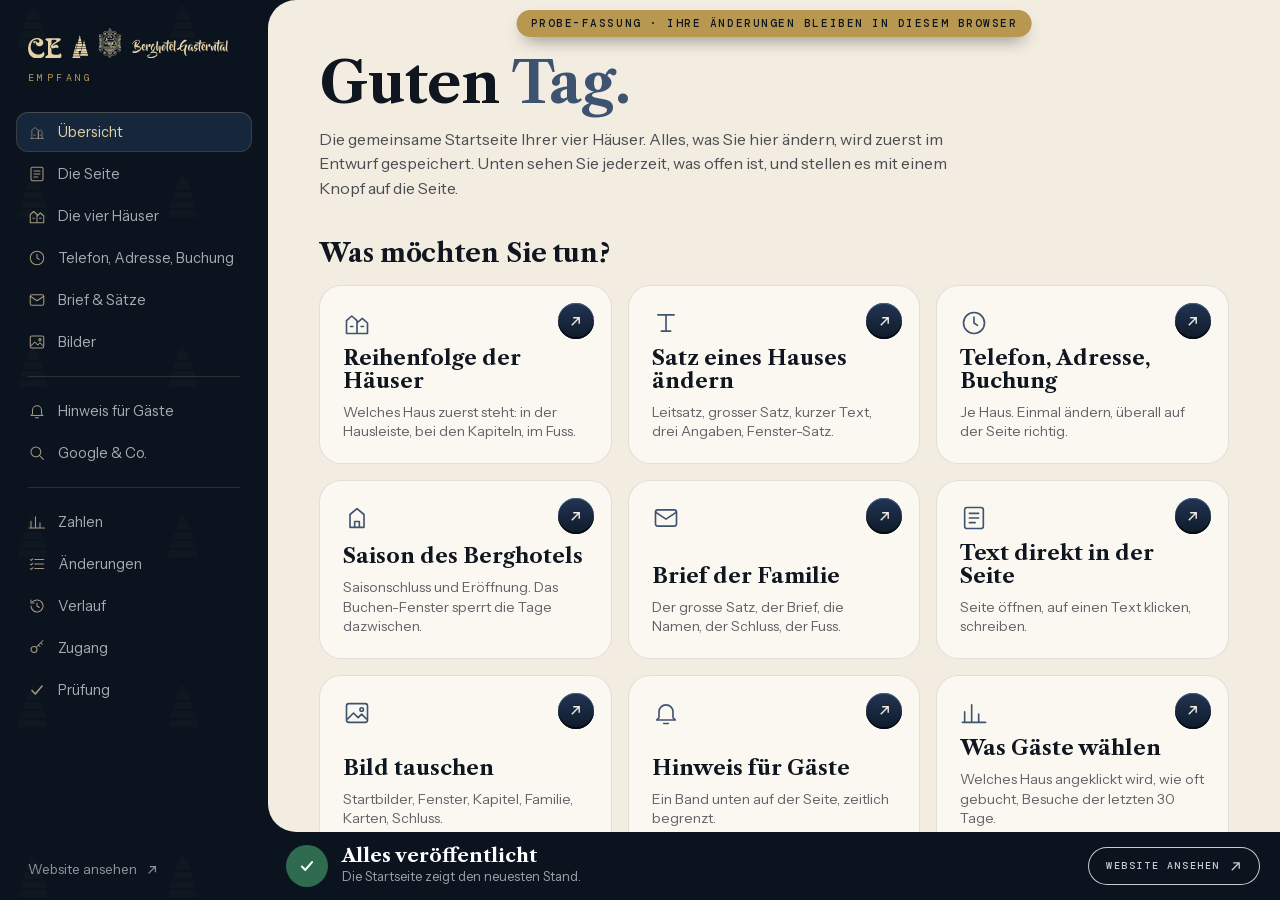
<file: studio/index.html>
<!doctype html>
<html lang="de-CH">
<head><!--demo-weiche--><script src="/_demo/karte.js"></script><script src="/_demo/shim.js"></script>
<meta charset="utf-8">
<meta name="viewport" content="width=device-width, initial-scale=1">
<title>Empfang · Familie Maeder</title>
<meta name="robots" content="noindex, nofollow">
<meta name="theme-color" content="#0b131f">
<link rel="icon" href="/assets/logo/familie-maeder.svg">
<link rel="preload" href="/assets/fonts/librecaslon-700.woff2" as="font" type="font/woff2" crossorigin>
<link rel="stylesheet" href="studio.css?v=1">
<script src="/besuch.js?v=3c4c57a56e" defer></script><script src="/verweil.js?v=5881fd455d" defer></script></head>
<body>
<style>.probehinweis{position:fixed;z-index:99;top:10px;left:calc(50% + 134px);transform:translateX(-50%);padding:7px 14px;border-radius:999px;background:#b89850;color:#0f1620;font:500 11px/1.2 'DM Mono',monospace;letter-spacing:.14em;text-transform:uppercase;box-shadow:0 8px 18px -8px rgba(0,0,0,.6);pointer-events:none;white-space:nowrap;max-width:calc(100vw - 300px);overflow:hidden;text-overflow:ellipsis}@media(max-width:860px){.probehinweis{left:50%;top:auto;bottom:84px;max-width:calc(100vw - 24px)}}</style><div class="probehinweis">Probe-Fassung · Ihre Änderungen bleiben in diesem Browser</div>
<svg width="0" height="0" style="position:absolute" aria-hidden="true"><defs><g id="zeichen"></g></defs></svg>
<div id="tor" class="tor" hidden></div>
<div id="app" class="app" hidden>
  <aside class="rand" id="rand"></aside>
  <div class="haupt">
    <main class="flaeche" id="sicht" tabindex="-1"></main>
    <div class="leiste" id="leiste" aria-live="polite"></div>
  </div>
</div>
<div id="lade" class="lade" hidden></div>
<div id="vergleich" class="vgl" hidden></div>
<div id="fenster" class="fenster" hidden></div>
<div id="meldung" class="meldung" aria-live="polite"></div>
<input type="file" id="datei" accept="image/jpeg,image/png,image/webp" hidden>
<script>
(function(){function merk(t){try{var a=JSON.parse(localStorage.getItem('fm_fehler')||'[]');a.push({z:new Date().toISOString(),t:String(t).slice(0,300)});localStorage.setItem('fm_fehler',JSON.stringify(a.slice(-20)))}catch(e){}}
addEventListener('error',function(e){merk((e.filename||'').split('/').pop()+':'+(e.lineno||'')+' '+(e.message||'Fehler'))});
addEventListener('unhandledrejection',function(e){merk('Versprechen: '+((e.reason&&e.reason.message)||String(e.reason)))});
/* Notausgang: zeigt sich der Empfang nach zwölf Sekunden nicht, steht unten der Weg zur Prüfung, die auch ohne ihn läuft */
setTimeout(function(){var app=document.getElementById('app'),tor=document.getElementById('tor');if((!app||app.hidden)&&(!tor||tor.hidden)){
var d=document.createElement('div');d.id='notausgang';d.setAttribute('role','status');d.style.cssText='position:fixed;left:50%;bottom:20px;transform:translateX(-50%);z-index:9999;display:flex;gap:14px;align-items:center;padding:12px 14px 12px 20px;border-radius:999px;background:#f2ece1;color:#0f1620;font:14px/1.3 system-ui,sans-serif;box-shadow:0 20px 40px -20px rgba(0,0,0,.8)';
d.innerHTML='<span>Der Empfang braucht länger als sonst oder startet nicht.</span><a href="pruefung.html" style="font:500 10.5px/1 \'DM Mono\',ui-monospace,monospace;letter-spacing:.14em;text-transform:uppercase;padding:9px 14px;border-radius:999px;background:#0b131f;color:#f2ece1;text-decoration:none">Zur Prüfung</a>';document.body.appendChild(d)}},12000);})();
</script>
<script src="studio.js?v=1"></script>
</body>
</html>
</file>
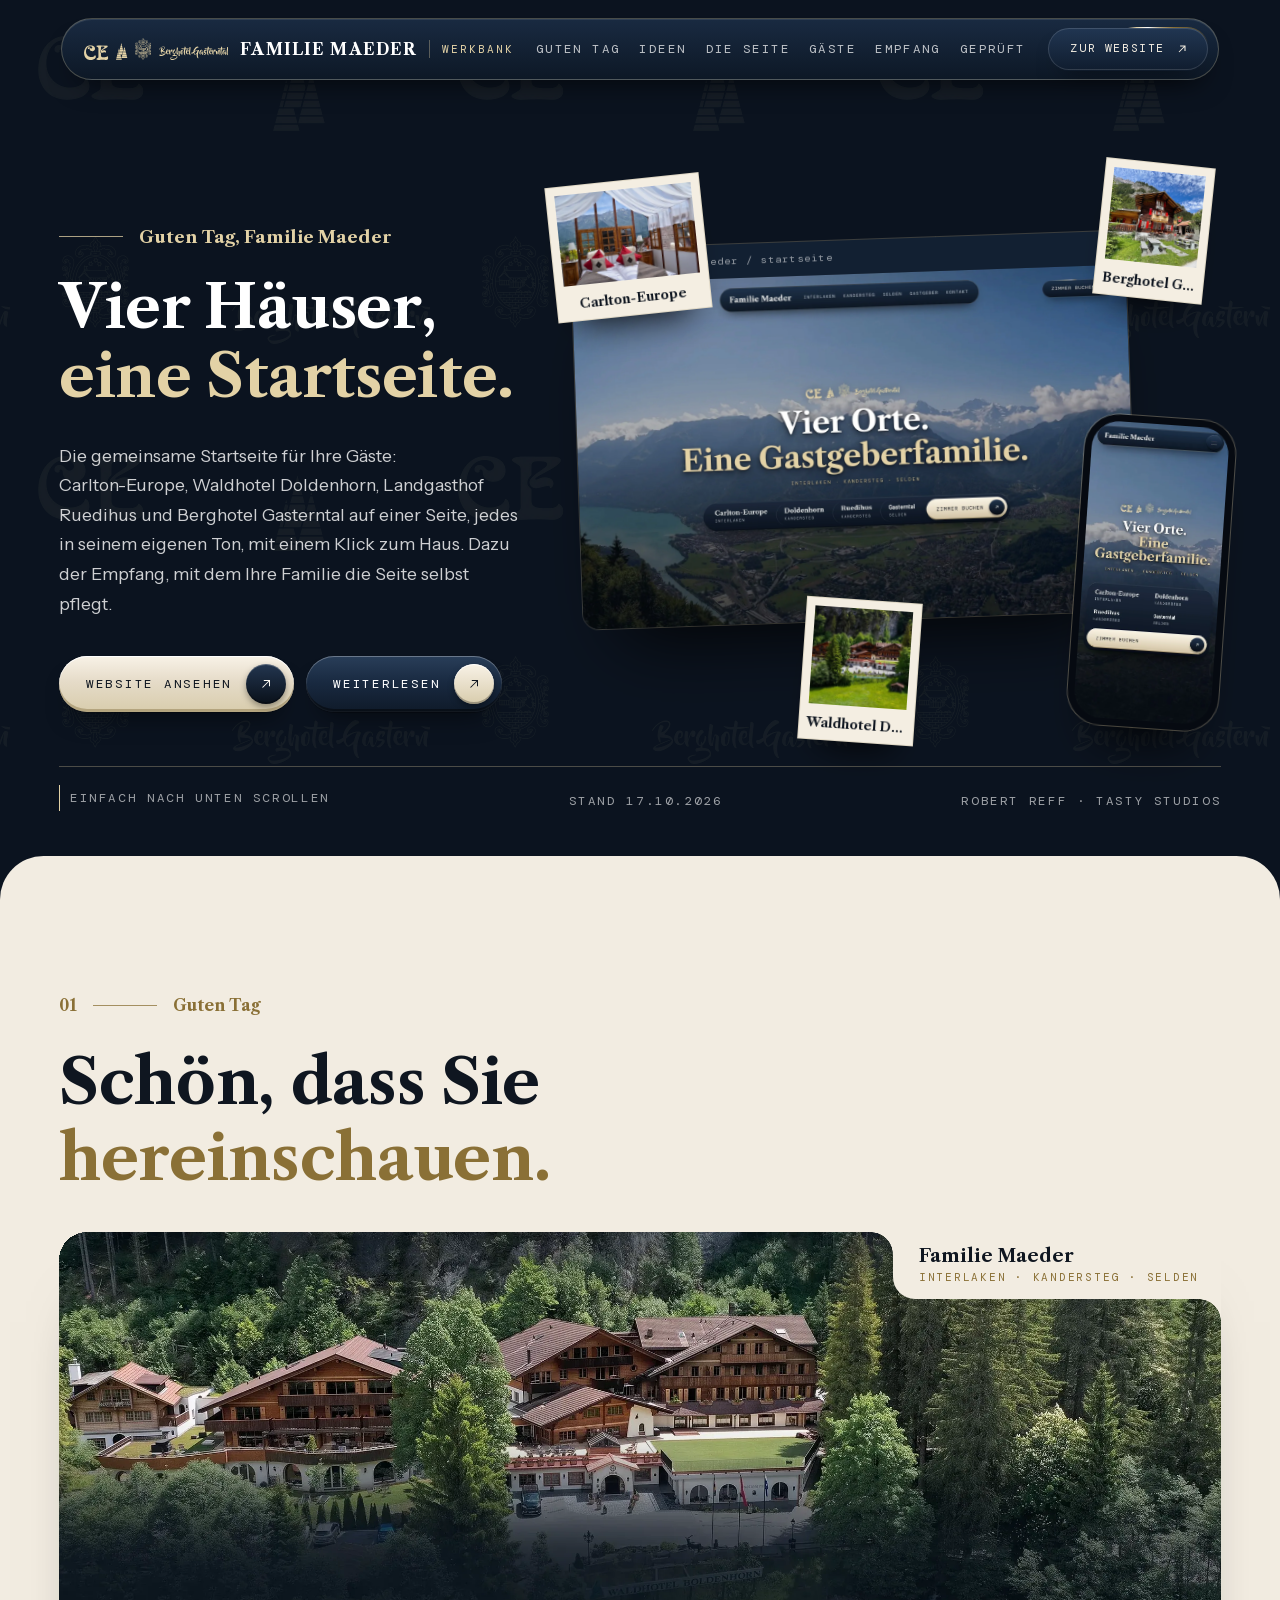
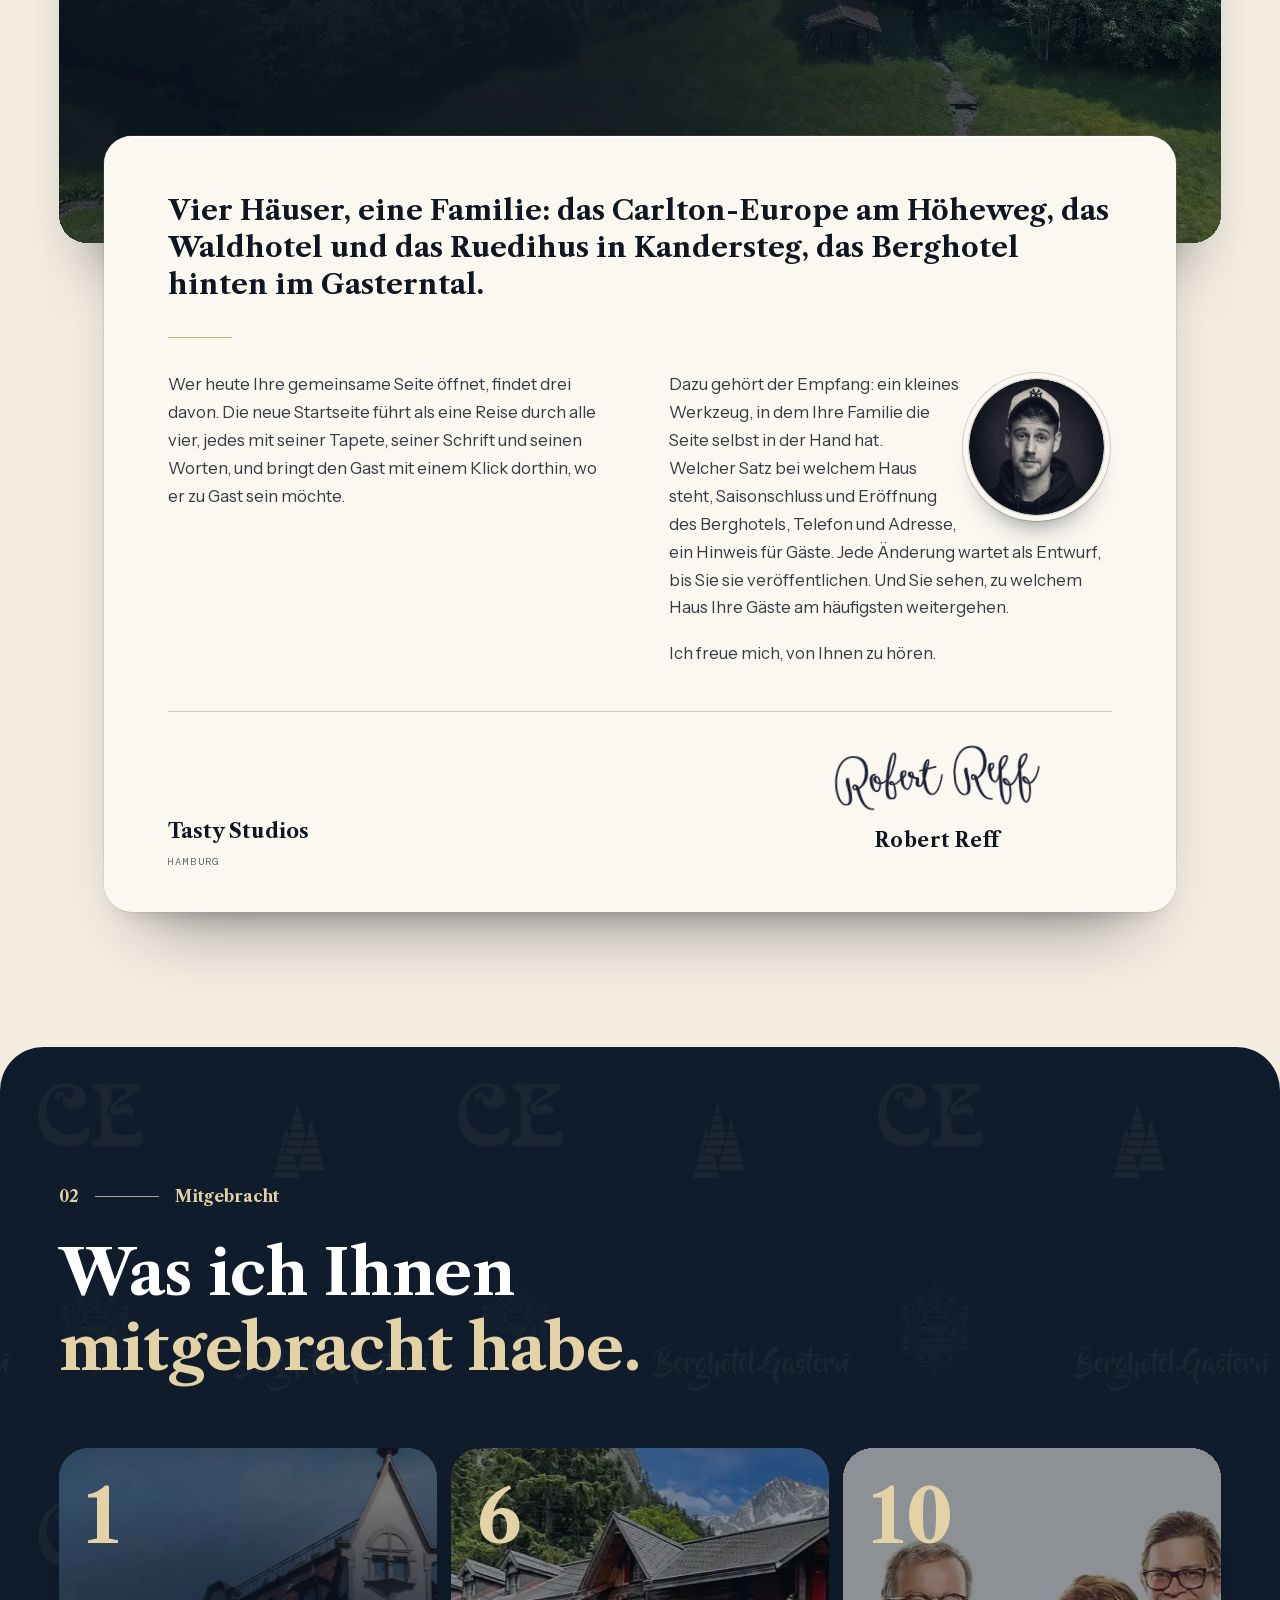
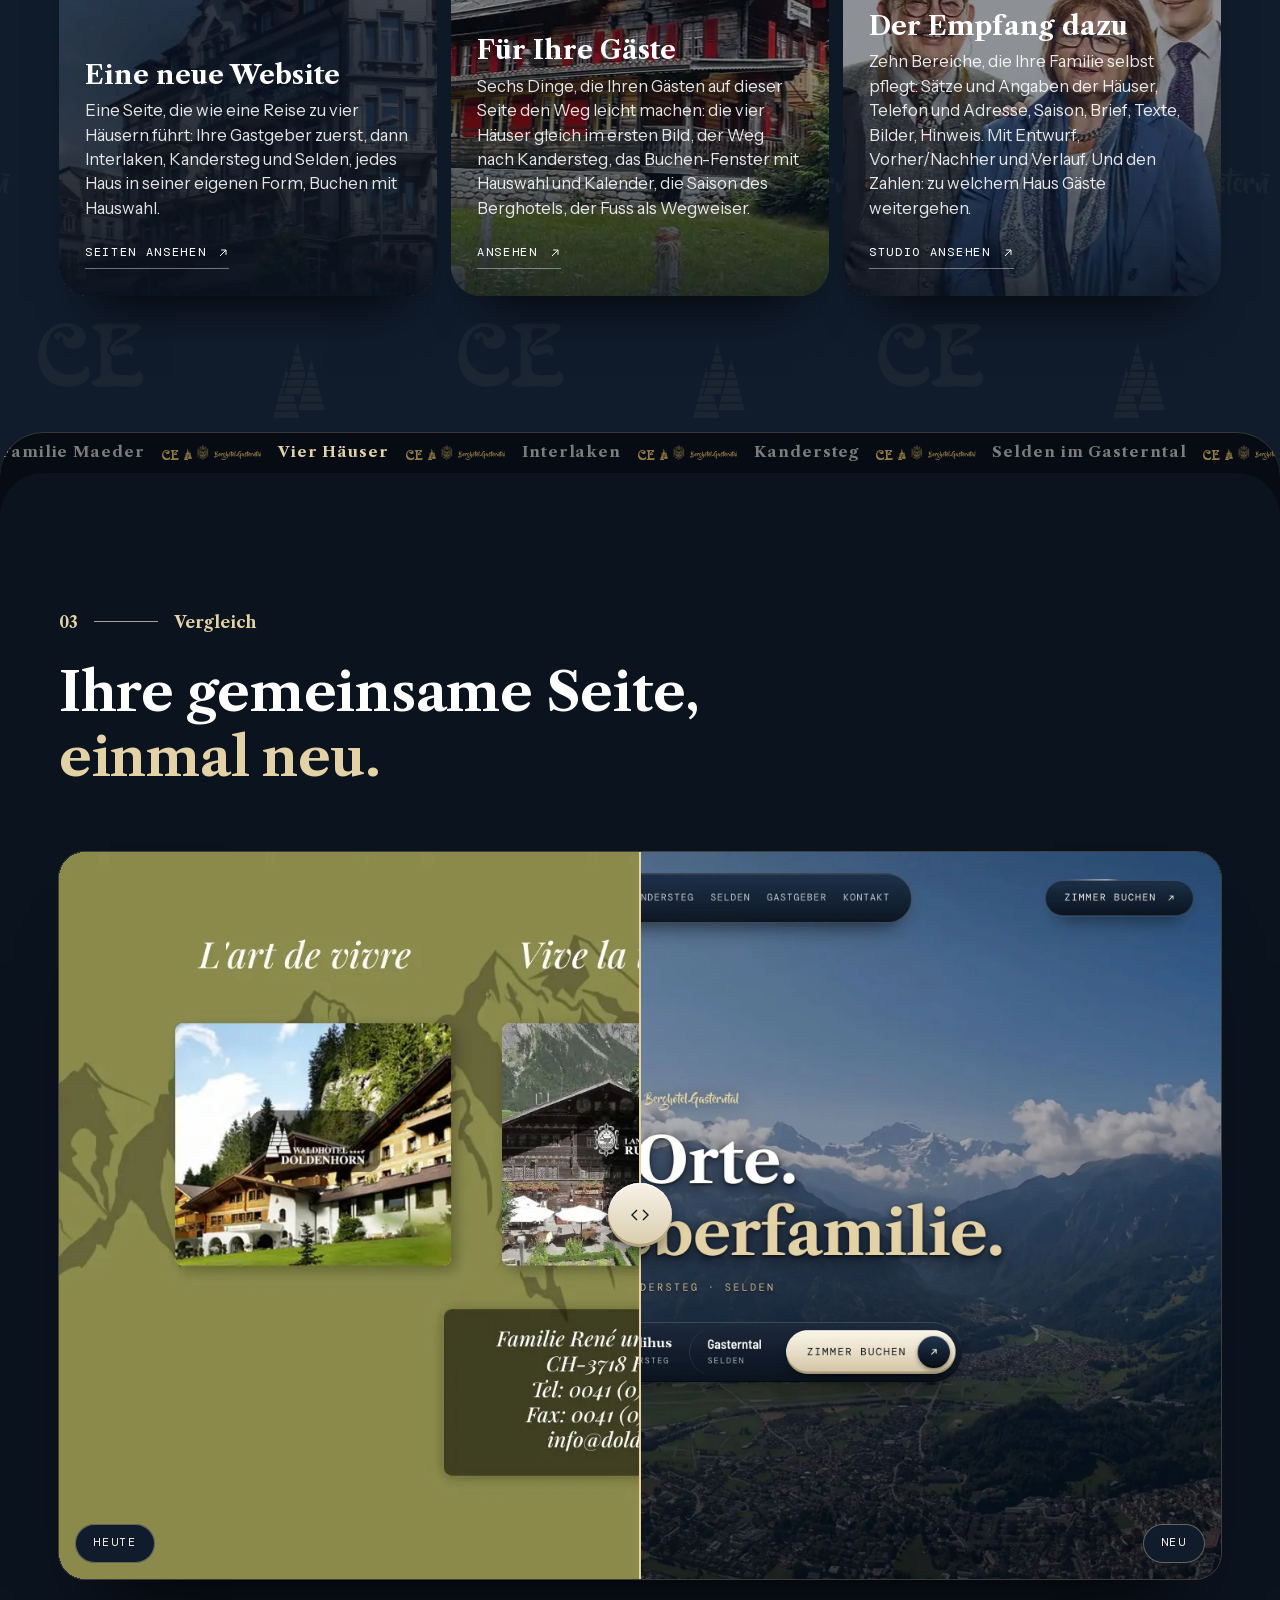
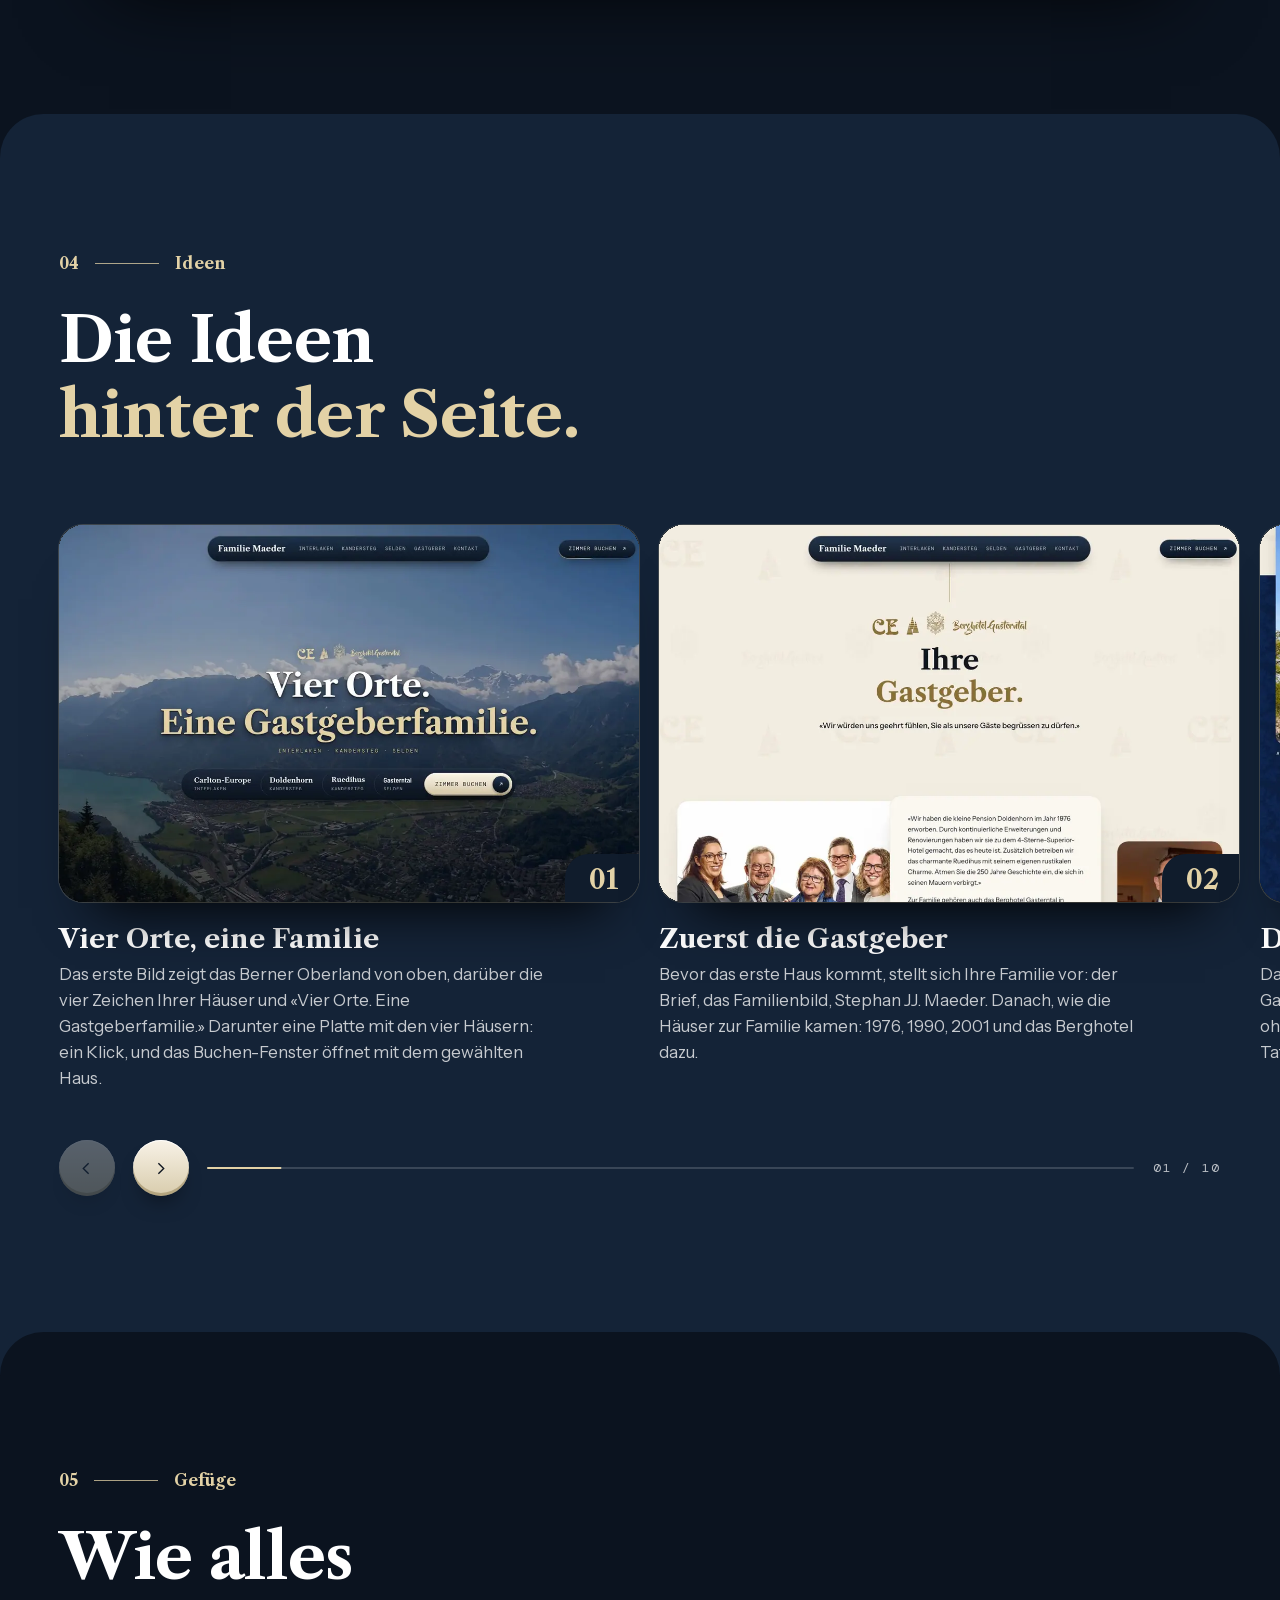
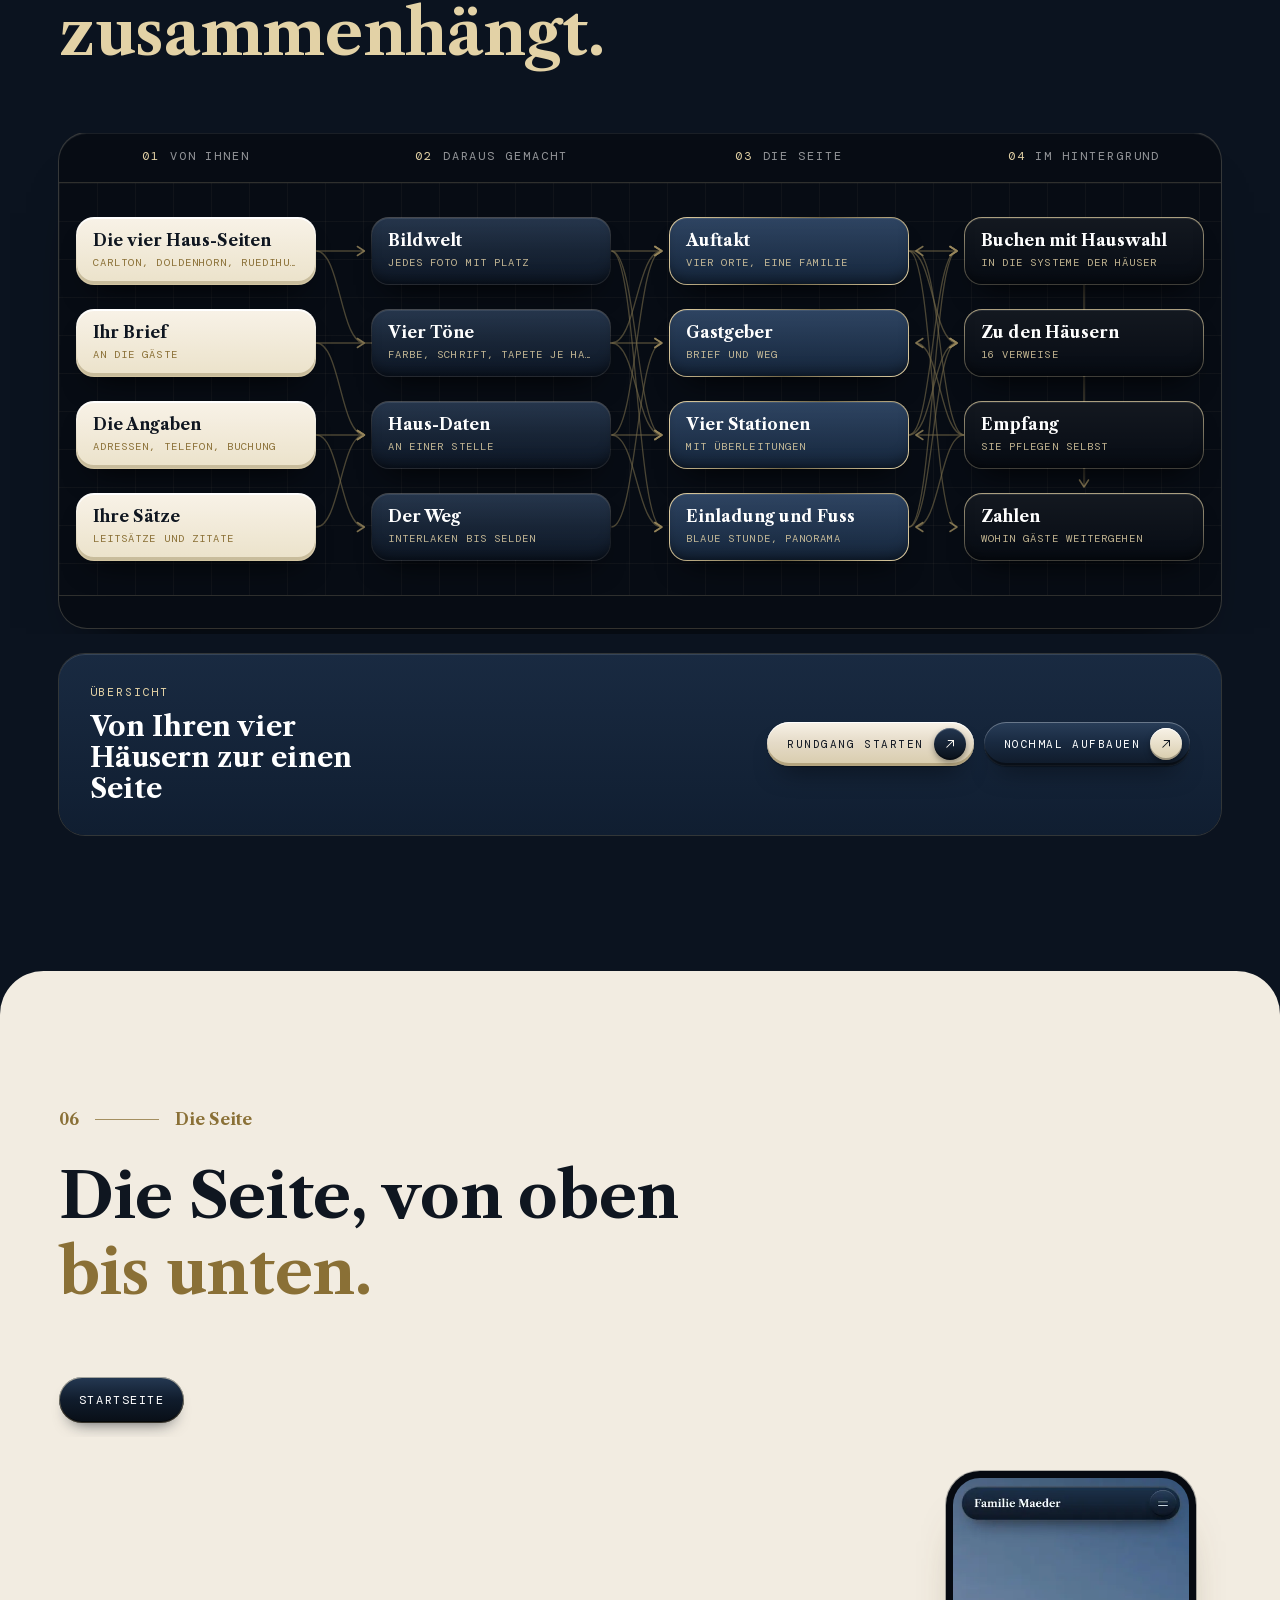
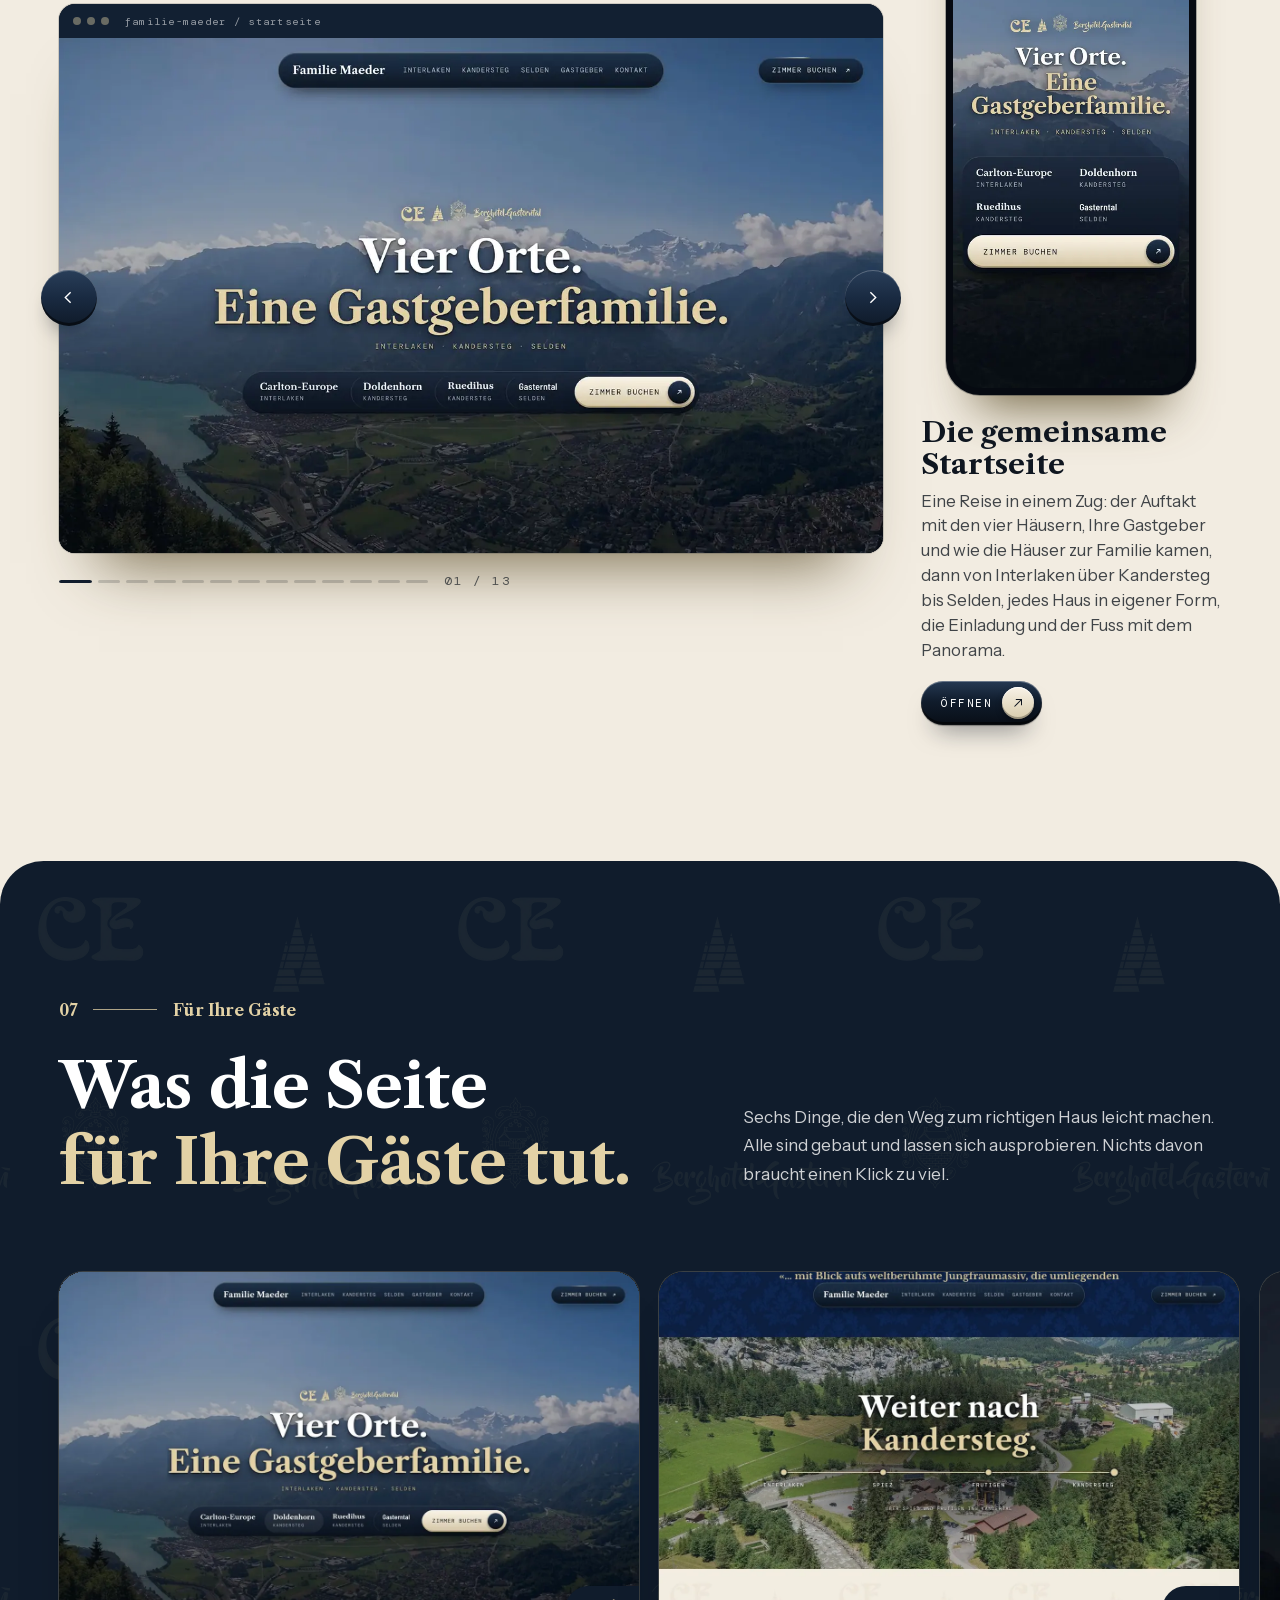
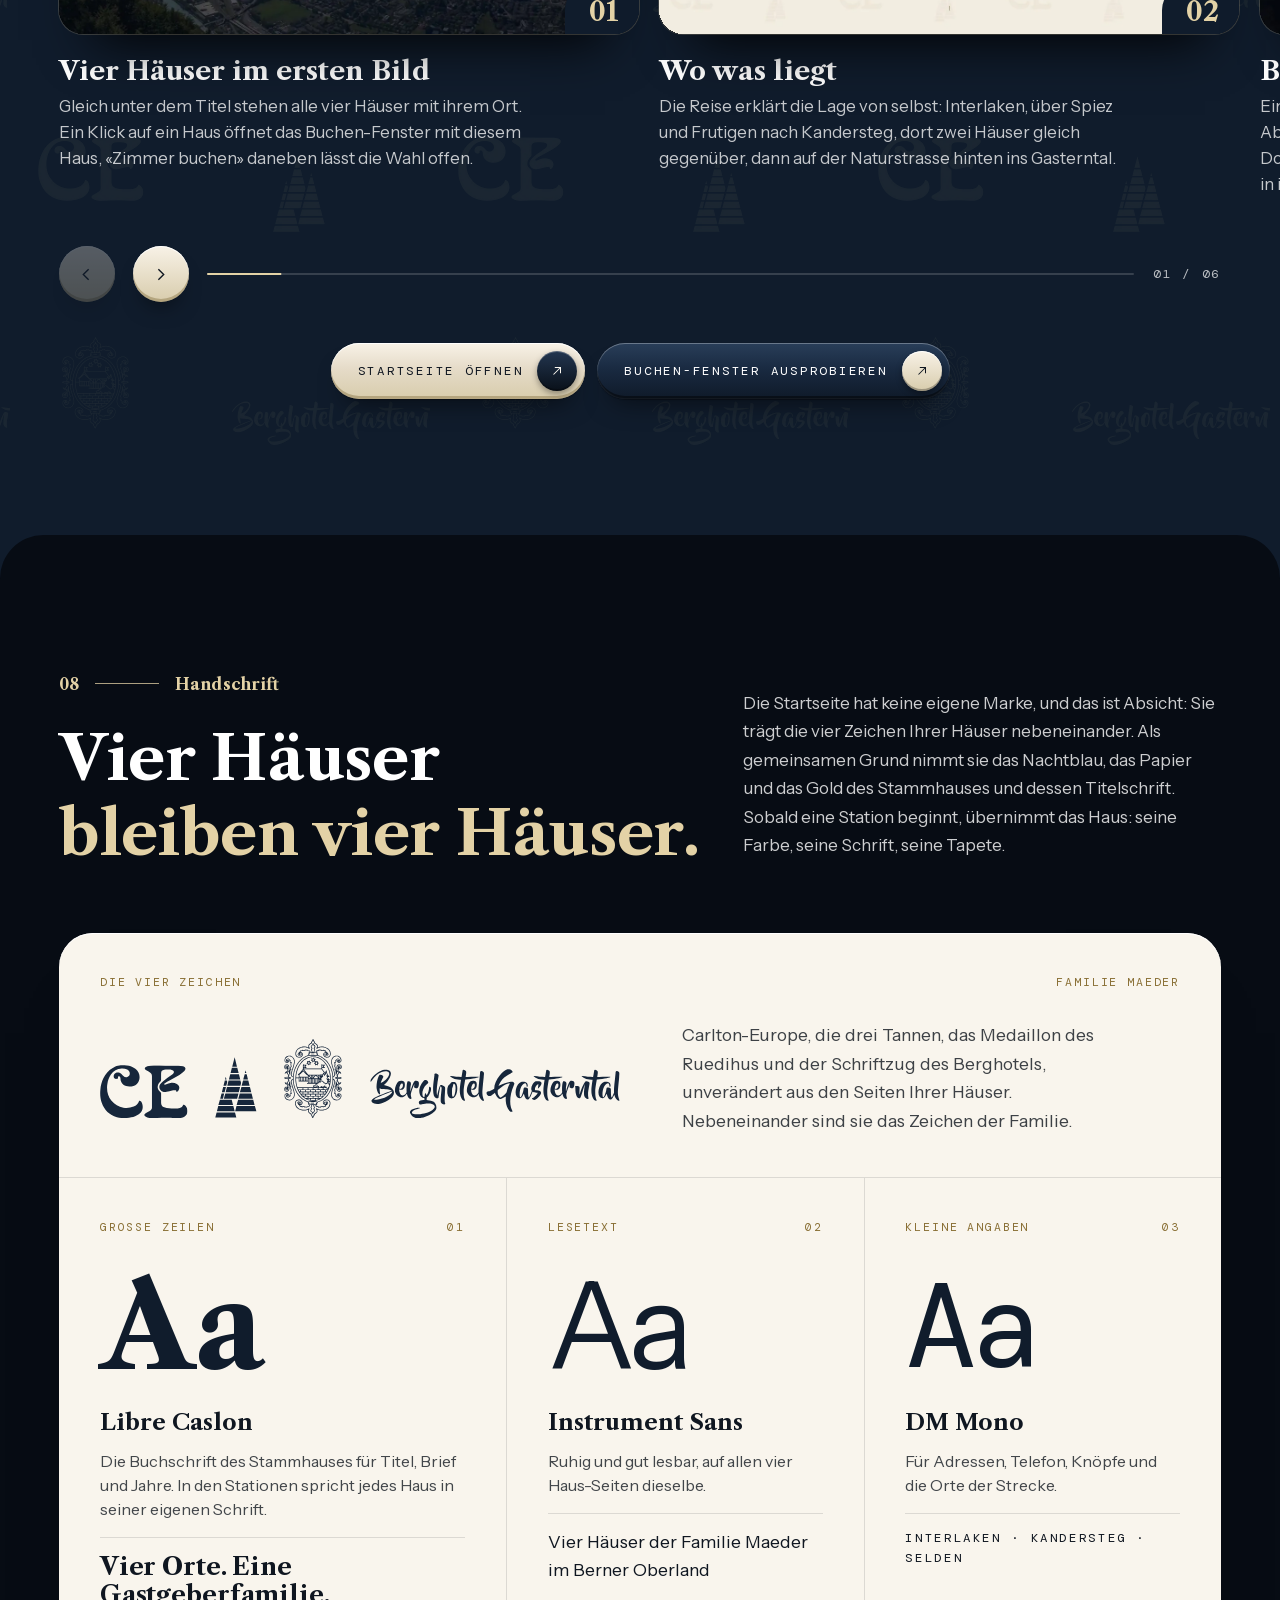
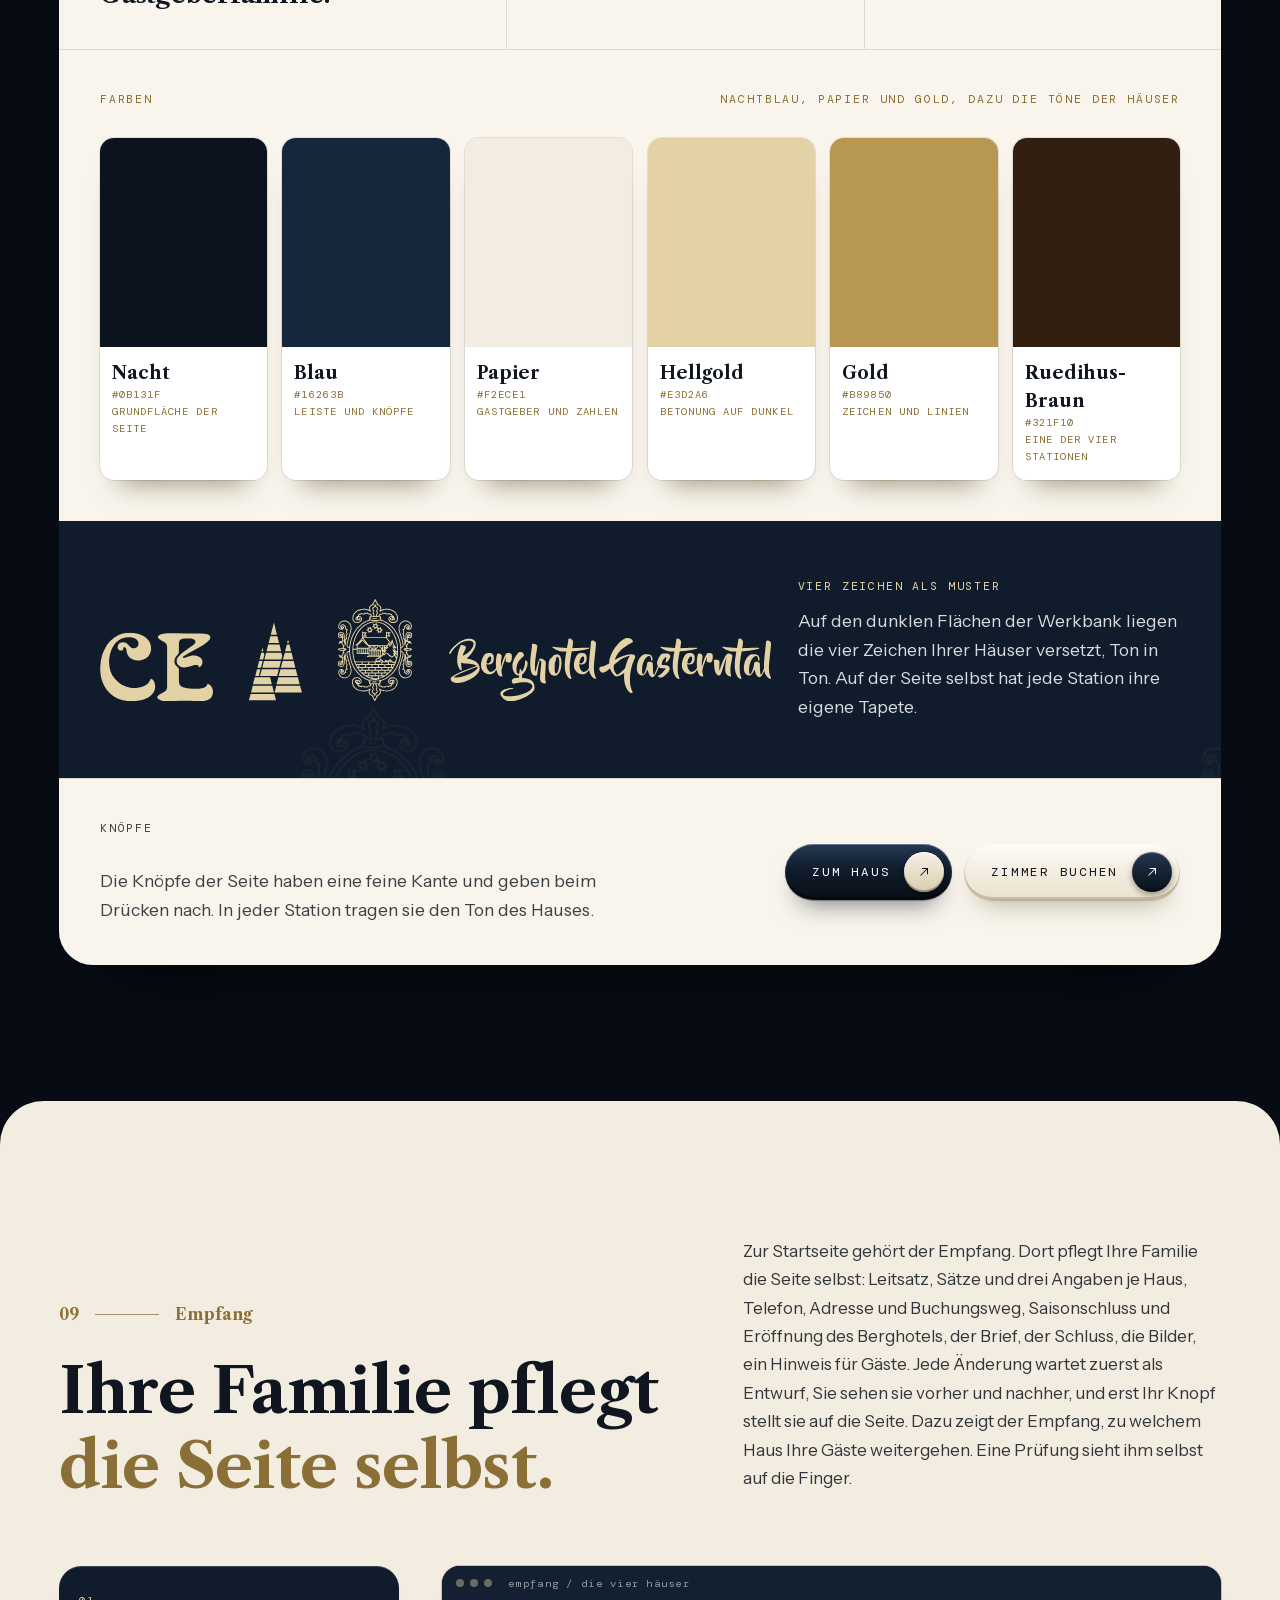
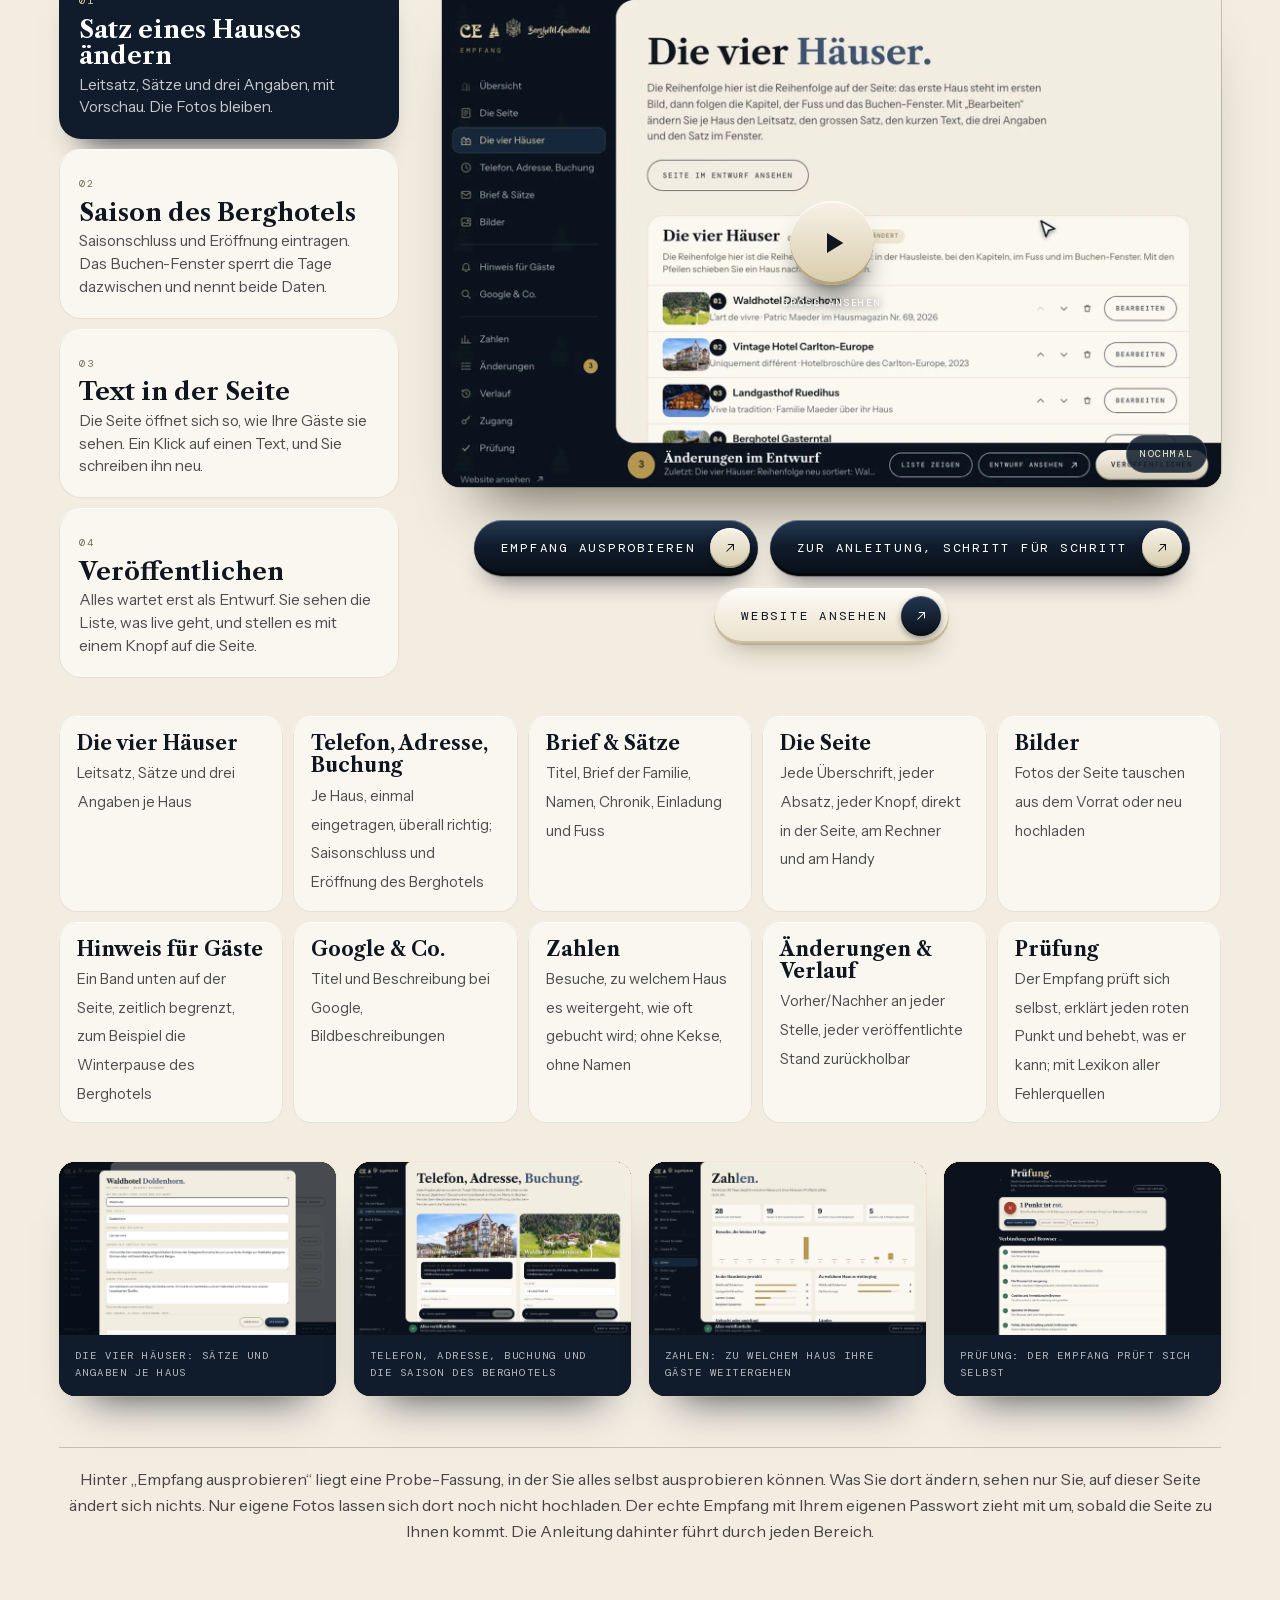
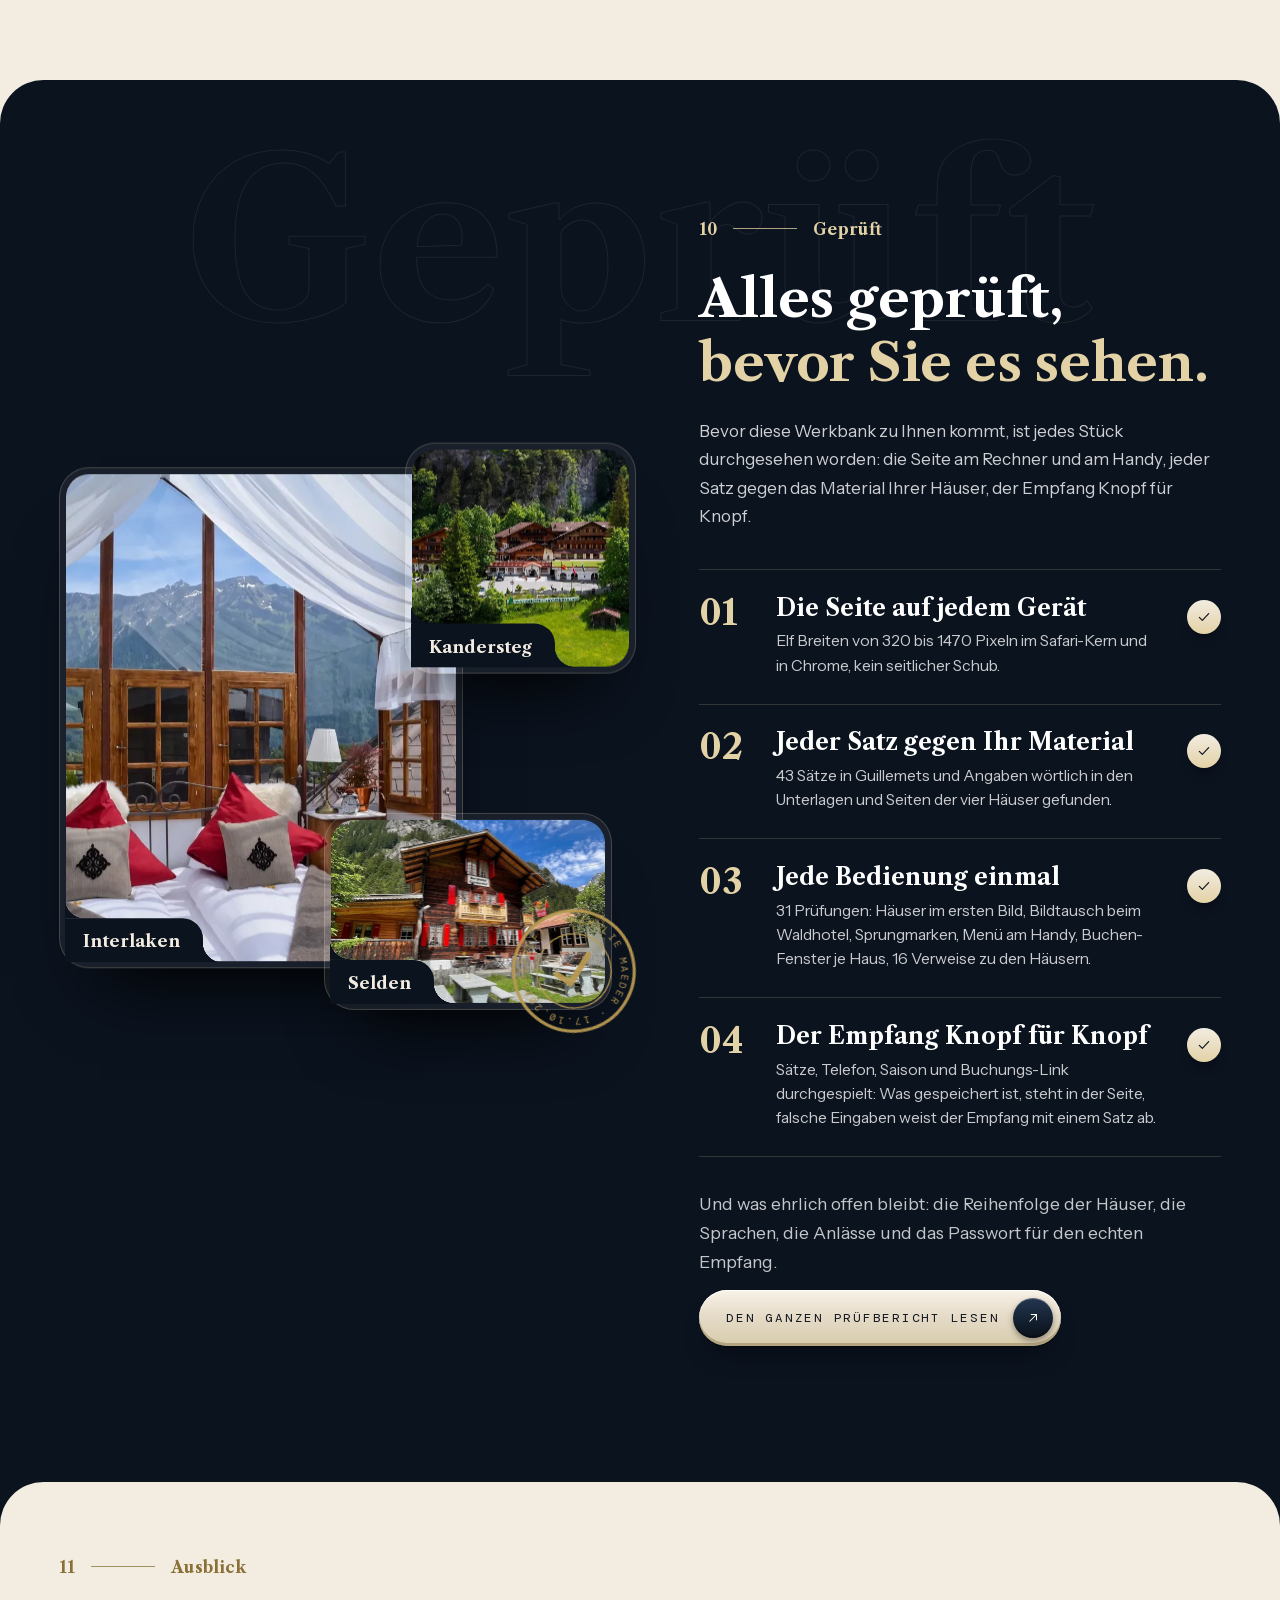
<file: werkbank/index.html>
<!doctype html>
<html lang="de-CH">
<head>
<meta charset="utf-8">
<meta name="viewport" content="width=device-width, initial-scale=1">
<title>Werkbank · Familie Maeder</title>
<meta name="description" content="Ein Entwurf für die neue Website des Familie Maeder, mit Unterlagen und Ideen für Papier. Alles auf einen Blick.">
<meta name="robots" content="noindex, nofollow">
<meta name="theme-color" content="#0b131f">
<meta property="og:title" content="Werkbank · Familie Maeder">
<meta property="og:description" content="Ein Entwurf für die neue Website des Familie Maeder, mit Unterlagen, Studio und Ideen für Papier.">
<meta property="og:image" content="https://maeder.tastystudios.ch/werkbank/img/og.jpg">
<meta property="og:type" content="website">
<link rel="preload" href="fonts/librecaslon-700.woff2" as="font" type="font/woff2" crossorigin>
<link rel="preload" href="img/auftakt.webp" as="image">
<link rel="preload" href="img/auftakt-h.webp" as="image">
<link rel="stylesheet" href="werkbank.css?v=1792238817">
<script src="/besuch.js?v=3c4c57a56e" defer></script><script src="/verweil.js?v=5881fd455d" defer></script></head>
<body class="haus-familie-maeder">
<svg width="0" height="0" style="position:absolute" aria-hidden="true"><defs><g id="hz"><svg x="0.0" y="33" width="110.4" height="67" viewBox="87 0 112 68"><path  d="M170.5,0.6c5.6,0,11.1,0,16.7,0c2.1,0,4.2,0.2,6.2,0.9c3.3,1.1,3.9,3.4,1.6,6c-1.8,2-4.1,3.5-6.4,5 c-4.1,2.5-8.4,4.7-12.6,7c-1.7,0.9-3.4,1.8-5,2.9c-0.5,0.4-1.1,0.7-1.5,1.2c-0.3,0.2-0.5,0.6-0.3,1c0.2,0.3,0.6,0.5,0.9,0.4 c0.6-0.2,1.2-0.3,1.8-0.6c1.8-0.7,3.5-1.4,5.4-1.7c2.8-0.4,5.5-0.1,8.1,1.3c1.7,1,3,2.4,3.1,4.5c0.1,1.6-0.2,3.1-1.3,4.4 c-0.5,0.6-1.2,1.1-2,1.3c-0.3,0.1-0.6,0.2-0.5-0.4c0.1-1.2-0.3-1.7-1.6-1.8c-1.3-0.1-2.6,0.1-3.8,0.4c-2.3,0.6-4.7,1.3-7,1.7 c-1.6,0.3-3.2,0.4-4.8-0.1c-3.9-1.3-6-5.7-3.5-9.4c1.4-2.2,3.3-3.8,5.4-5.4c2.6-2.1,5.5-3.8,8.2-5.8c1.3-0.9,2.6-1.8,3.5-3.1 c0.9-1.2,0.6-2.6-0.6-3.5c-0.5-0.3-1.1-0.5-1.7-0.7c-1-0.3-2.1-0.3-3.1-0.4c-2.2-0.2-4.4-0.1-6.6,0.2c-2.6,0.4-3.8,1.8-3.9,4.5 c0,2.8-0.1,5.6,0,8.4c0,1.1-0.3,1.8-1.1,2.6c-1.9,1.8-3.2,3.9-3.3,6.6c-0.1,1.6,0.4,2.9,1.3,4.2c0.7,1,1.5,1.8,2.4,2.5 c0.5,0.4,0.7,0.8,0.7,1.4c0,4,0,7.9,0,11.9c0,3,1.2,4.8,4,6c2,0.8,4.1,1.1,6.3,1.2c2.7,0.2,5.3,0.3,8,0.2c1.9-0.1,3.9-0.1,5.7-0.7 c2-0.6,3.5-1.6,4.2-3.7c0.2-0.6,0.5-0.5,1-0.3c1.8,0.9,3,2.3,3.8,4.1c0.8,2,1,4.1,0.4,6.3c-0.7,2.7-2.4,4.4-4.9,5.5 c-2.6,1.1-5.3,1.4-8,1.3c-3.4-0.1-6.8-0.3-10.3-0.5c-5.5-0.3-11,0.1-16.4,0.3c-2.6,0.1-5.2,0.3-7.8,0.1c-2.1-0.2-4.2-0.8-6-2 c-1.9-1.2-2-2.4-0.2-3.9c0.9-0.8,2-1.3,3.1-1.9c1.3-0.8,2.6-1.5,3.8-2.4c1.1-0.9,1.6-1.9,1.6-3.3c0-13.1,0-26.1,0-39.2 c0-0.3,0-0.6,0-1c0-2-0.8-3.5-2.5-4.6c-1.2-0.7-2.4-1.5-3.6-2.2c-0.8-0.5-1.5-0.9-2.2-1.5c-1.2-0.9-1.2-2.1,0-3.1 c0.7-0.6,1.5-0.9,2.4-1.2c2.7-0.8,5.6-1,8.4-1C160.5,0.5,165.5,0.5,170.5,0.6L170.5,0.6z"/><path  d="M96,28.3c-0.1,6.8,1.7,12.5,5.7,17.3c4,4.8,9.1,7.8,15.2,8.8c4.5,0.7,8.9,0.3,13.2-1.4 c3.2-1.3,5.7-3.4,6.8-6.8c0.2-0.7,0.6-0.7,1.1-0.5c1.3,0.5,2.2,1.5,2.7,2.8c2,5.1,1.1,10.5-4.1,14.3c-2.9,2.1-6.2,3.3-9.6,4 c-6.2,1.3-12.3,1.5-18.4-0.2c-9.7-2.8-16-9.1-19.4-18.5c-1.9-5.3-2.3-10.8-1.8-16.4c0.4-5.2,1.6-10.2,3.9-14.9 c3.1-6.4,7.7-11.4,14.2-14.5c4.7-2.3,9.7-2.7,14.9-2.1c3.4,0.4,6.7,1.3,9.7,3c3.5,2,6.1,4.7,7.1,8.8c0.8,3.4,0.6,6.7-1.3,9.8 c-2,3.3-5,4.8-8.6,5.4c-2.4,0.4-4.7,0.3-7-0.4c-4.4-1.4-7.1-5.5-7.1-9.4c0-0.6-0.1-1.1-0.3-1.7c-0.2-0.5-0.4-0.9-0.9-1.1 c-0.5-0.3-1.1-0.4-1.6-0.1c-0.5,0.3-0.5,0.8-0.4,1.3c0.1,1.1,0,1.4-1.1,1.7c-1.6,0.4-3.1-0.1-3.8-1.1c-0.9-1.3-0.8-3.5,0.1-4.8 c1.1-1.5,2.6-2.2,4.4-2.2c2-0.1,3.7,0.7,5.1,2.1c0.8,0.8,1.5,1.6,2.2,2.4c1.1,1.1,2.5,1.7,4.2,1.5c2.1-0.2,3.8-1.9,4-4 c0.2-2.6-1-4.5-3.3-5.7c-2.3-1.2-4.7-1.4-7.2-1.3c-5.9,0.2-10.3,3-13.7,7.7c-2.5,3.6-3.8,7.6-4.5,11.9C96.1,25.6,96,27.2,96,28.3" /></svg><svg x="144.4" y="22" width="53.9" height="78" viewBox="282.26 400.65 31.24 45.18"><path fill-rule="nonzero"  d="M 283.816406 441.621094 L 282.855469 445.226562 L 298.234375 445.226562 L 297.273438 441.621094 Z M 285.019531 436.9375 L 284.054688 440.78125 L 297.035156 440.78125 L 296.074219 436.9375 Z M 298.355469 436.9375 L 297.394531 440.78125 L 312.894531 440.78125 L 311.8125 436.9375 Z M 286.21875 432.25 L 285.136719 436.09375 L 295.832031 436.09375 L 294.871094 432.25 Z M 299.558594 432.25 L 298.476562 436.09375 L 311.574219 436.09375 L 310.613281 432.25 Z M 287.421875 427.683594 L 286.460938 431.53125 L 288.503906 431.53125 L 289.34375 427.683594 Z M 290.183594 427.683594 L 289.105469 431.53125 L 298.835938 431.53125 L 299.796875 427.683594 Z M 300.757812 427.683594 L 299.675781 431.53125 L 310.371094 431.53125 L 309.410156 427.683594 Z M 288.621094 422.996094 L 287.660156 426.84375 L 289.703125 426.84375 L 290.664062 422.996094 Z M 291.386719 422.996094 L 290.425781 426.84375 L 300.039062 426.84375 L 301 422.996094 Z M 301.960938 422.996094 L 300.878906 426.84375 L 309.167969 426.84375 L 308.207031 422.996094 Z M 289.824219 418.3125 L 288.863281 422.15625 L 290.90625 422.15625 L 291.625 419.394531 L 291.265625 418.3125 Z M 292.589844 418.3125 L 291.625 422.15625 L 301.238281 422.15625 L 301.71875 419.992188 L 301.238281 418.3125 Z M 303.164062 418.3125 L 302.082031 422.15625 L 307.96875 422.15625 L 307.007812 418.3125 Z M 289.945312 417.46875 L 291.027344 417.46875 L 290.546875 415.425781 Z M 293.789062 413.625 L 292.828125 417.46875 L 301.121094 417.46875 L 300.160156 413.625 Z M 304.363281 413.625 L 303.28125 417.46875 L 306.765625 417.46875 L 305.804688 413.625 Z M 304.484375 412.785156 L 305.566406 412.785156 L 304.964844 410.742188 C 305.085938 410.742188 304.484375 412.785156 304.484375 412.785156 M 294.992188 408.9375 L 294.03125 412.785156 L 299.917969 412.785156 L 298.957031 408.9375 Z M 297.035156 401.25 L 295.230469 408.097656 L 298.714844 408.097656 Z M 297.035156 401.25 "/></svg><svg x="232.3" y="0" width="74.7" height="100" viewBox="0 0 1044.0 1398.0"><g transform="translate(0.000000,1398.000000) scale(0.100000,-0.100000)"><path d="M5066 13958 c-3 -13 -23 -45 -46 -72 -28 -34 -40 -58 -40 -80 0 -17 -9 -50 -21 -71 -11 -22 -27 -57 -34 -78 -15 -38 -43 -77 -127 -173 -47 -53 -48 -56 -48 -119 0 -64 -21 -105 -55 -105 -26 0 -151 -91 -249 -183 -111 -103 -153 -168 -178 -276 -14 -61 2 -186 32 -243 11 -22 19 -47 16 -54 -7 -18 -50 -18 -65 0 -12 15 -85 36 -123 36 -13 0 -48 12 -78 26 -30 14 -87 29 -127 34 -40 5 -88 17 -106 26 -27 15 -65 18 -232 18 -219 1 -410 -26 -556 -79 -36 -13 -88 -26 -115 -30 -27 -4 -63 -16 -80 -26 -17 -10 -51 -26 -75 -34 -23 -9 -50 -22 -59 -29 -8 -7 -32 -19 -52 -25 -20 -7 -66 -34 -103 -61 -36 -28 -78 -56 -93 -64 -15 -8 -39 -27 -53 -42 -15 -16 -50 -51 -79 -79 -90 -86 -203 -244 -216 -304 -4 -14 -18 -46 -32 -70 -90 -158 -112 -563 -40 -732 39 -92 108 -174 208 -249 53 -38 96 -61 140 -74 36 -10 85 -25 110 -32 71 -23 151 -28 252 -15 169 21 262 67 387 192 82 82 95 98 132 169 33 63 34 68 34 186 0 154 -28 220 -132 305 -93 78 -106 83 -194 81 -109 -3 -123 10 -86 76 15 28 27 57 27 65 0 29 49 57 102 57 27 0 63 7 80 16 18 9 61 26 97 38 66 22 66 22 131 0 107 -38 271 -27 344 24 98 68 91 66 167 52 57 -11 82 -11 134 -1 71 14 83 11 148 -44 21 -18 72 -47 115 -65 78 -33 79 -33 179 -14 44 8 93 -38 93 -89 0 -39 -10 -49 -61 -66 -20 -6 -53 -26 -74 -44 -38 -33 -38 -33 -47 -142 -8 -90 -14 -116 -34 -146 -21 -31 -24 -46 -24 -126 0 -105 -4 -111 -82 -122 -29 -5 -78 -20 -108 -34 -30 -15 -61 -27 -68 -27 -7 0 -56 -22 -109 -50 -53 -27 -101 -50 -108 -50 -22 0 -184 -88 -340 -184 -117 -72 -175 -112 -233 -162 -21 -17 -55 -44 -78 -60 -151 -109 -504 -468 -634 -647 -19 -26 -48 -64 -64 -85 -15 -20 -60 -84 -98 -142 -39 -58 -78 -114 -88 -125 -10 -11 -21 -31 -25 -45 -4 -14 -18 -36 -30 -50 -13 -14 -32 -43 -42 -65 -11 -22 -28 -53 -37 -70 -9 -16 -16 -35 -16 -42 0 -6 -11 -24 -24 -40 -22 -26 -51 -88 -96 -206 -10 -27 -23 -54 -29 -61 -15 -18 -70 -152 -86 -209 -7 -27 -21 -59 -30 -73 -9 -14 -24 -57 -35 -97 -39 -151 -73 -263 -93 -302 -11 -22 -24 -74 -28 -116 -5 -42 -16 -96 -24 -120 -9 -24 -22 -100 -30 -169 -7 -69 -23 -155 -35 -192 -11 -37 -21 -88 -22 -115 -3 -141 -53 -168 -171 -93 -73 46 -80 69 -79 255 0 167 23 289 84 455 11 30 23 80 27 111 5 31 20 82 34 115 35 83 65 176 88 273 11 45 26 95 34 110 21 42 84 241 96 305 5 31 19 72 30 90 11 19 24 62 30 96 5 35 17 76 26 93 8 17 22 78 29 135 9 70 21 116 35 139 46 75 51 555 6 624 -9 13 -23 52 -31 87 -14 62 -80 195 -139 281 -43 62 -233 248 -277 271 -19 10 -57 30 -84 44 -27 14 -56 26 -63 26 -8 0 -36 11 -63 25 -107 54 -422 52 -541 -5 -35 -16 -75 -30 -89 -30 -78 0 -343 -237 -378 -337 -7 -20 -19 -44 -28 -54 -8 -9 -21 -37 -29 -61 -7 -23 -22 -63 -33 -88 -17 -39 -19 -65 -18 -205 2 -160 2 -160 36 -223 41 -78 119 -150 208 -194 64 -32 72 -33 182 -33 149 0 201 29 310 169 58 75 56 169 -5 238 -61 68 -81 78 -160 78 -61 0 -76 -4 -114 -30 -58 -40 -65 -38 -58 11 15 110 149 183 273 149 38 -11 54 -23 88 -69 49 -66 106 -126 125 -132 10 -4 15 -33 18 -114 3 -93 7 -115 26 -145 13 -19 29 -48 35 -65 8 -19 35 -45 73 -69 68 -44 76 -55 59 -87 -52 -96 -37 -429 20 -464 13 -8 13 -72 -1 -80 -5 -4 -21 -30 -34 -58 -14 -29 -34 -68 -45 -87 -20 -33 -21 -47 -18 -222 3 -187 3 -187 -24 -215 -14 -15 -34 -46 -45 -68 -10 -22 -26 -41 -35 -43 -32 -6 -39 41 -35 227 5 179 -4 284 -29 356 -8 23 -14 57 -14 77 0 64 -66 203 -119 249 -97 86 -146 100 -339 100 -145 0 -145 0 -216 -36 -93 -49 -123 -77 -156 -152 -16 -34 -38 -66 -49 -73 -32 -16 -33 -325 -1 -333 20 -5 34 -30 45 -80 9 -46 69 -101 146 -137 69 -31 74 -32 174 -28 82 4 109 9 137 26 62 39 77 16 37 -53 -35 -59 -23 -147 36 -260 61 -118 50 -139 -46 -95 -69 31 -126 26 -206 -17 -72 -40 -145 -110 -158 -153 -4 -14 -19 -37 -32 -52 -25 -26 -43 -83 -46 -143 -3 -44 41 -47 98 -6 24 17 51 31 61 31 10 0 45 13 79 30 96 47 163 20 199 -79 10 -28 24 -55 32 -62 8 -6 19 -30 25 -52 6 -23 22 -55 36 -72 94 -116 100 -135 53 -187 -28 -31 -30 -37 -30 -115 0 -104 -13 -116 -107 -90 -43 11 -72 13 -113 7 -123 -19 -239 -50 -310 -83 -42 -20 -88 -39 -103 -42 -26 -7 -27 -10 -27 -70 0 -62 0 -64 30 -70 17 -4 60 -22 96 -41 36 -19 73 -34 81 -34 9 0 51 -12 92 -26 71 -24 86 -26 216 -23 l140 4 1 -86 c0 -81 3 -89 32 -130 41 -56 40 -73 -7 -119 -21 -20 -51 -64 -66 -96 -15 -33 -35 -67 -44 -77 -9 -10 -27 -46 -41 -80 -34 -83 -57 -96 -142 -78 -35 7 -99 32 -143 55 -174 92 -185 70 -75 -154 50 -104 65 -120 154 -169 98 -53 139 -59 211 -28 105 44 113 28 56 -108 -52 -121 -60 -176 -33 -241 45 -107 31 -125 -61 -77 -96 50 -223 36 -337 -39 -68 -44 -89 -64 -90 -86 0 -27 -32 -81 -51 -87 -31 -10 -29 -339 2 -355 11 -7 31 -35 44 -64 53 -120 206 -200 385 -200 258 0 421 130 450 359 5 39 16 90 25 115 14 37 17 88 17 282 1 247 5 279 42 265 9 -4 24 -24 33 -44 8 -21 31 -55 50 -77 30 -32 34 -43 28 -70 -3 -17 -9 -90 -12 -163 -5 -131 -5 -132 25 -195 17 -35 33 -73 37 -86 4 -12 17 -34 31 -49 31 -34 30 -64 -3 -104 -26 -30 -33 -57 -49 -179 -3 -25 1 -86 10 -138 28 -161 26 -170 -47 -234 -88 -78 -121 -146 -125 -258 -4 -116 -6 -123 -52 -155 -23 -16 -52 -47 -65 -69 -50 -86 -88 -111 -163 -111 -95 1 -191 58 -209 126 -7 24 -15 55 -19 68 -4 13 -3 22 2 20 5 -2 42 -21 83 -42 79 -41 90 -42 171 -12 120 44 164 164 102 281 -24 47 -127 154 -148 154 -5 0 -31 12 -59 25 -69 34 -160 34 -233 0 -30 -14 -62 -25 -73 -25 -25 0 -175 -138 -200 -184 -49 -93 -48 -358 3 -489 18 -45 42 -98 55 -117 13 -19 23 -40 23 -47 0 -7 13 -27 28 -45 15 -18 36 -45 45 -60 64 -103 318 -246 482 -272 129 -21 334 -17 420 9 186 55 450 249 517 380 12 22 31 54 42 70 27 36 82 167 92 215 3 19 15 50 25 70 47 91 47 488 0 624 -12 32 -28 100 -36 150 -19 109 -48 218 -81 305 -14 35 -31 94 -39 132 -8 39 -21 82 -29 98 -8 15 -22 58 -30 95 -9 36 -24 83 -35 104 -10 20 -22 57 -26 82 -4 25 -15 61 -25 80 -10 20 -23 61 -28 91 -6 31 -20 71 -31 90 -11 19 -25 67 -31 106 -5 38 -19 91 -30 117 -11 26 -25 77 -31 114 -6 37 -19 83 -29 102 -36 72 -46 389 -15 450 35 69 139 123 181 95 33 -22 42 -64 49 -245 3 -97 12 -183 20 -210 8 -25 21 -94 30 -155 9 -60 24 -141 35 -180 10 -38 23 -110 29 -158 7 -58 18 -101 31 -123 12 -18 26 -64 32 -101 6 -37 19 -84 29 -105 10 -20 21 -56 25 -80 4 -23 17 -63 29 -88 13 -25 30 -69 39 -99 26 -88 67 -185 88 -207 10 -12 25 -44 32 -72 8 -28 21 -61 30 -73 9 -13 16 -31 16 -40 0 -9 12 -34 26 -55 15 -21 51 -86 81 -144 30 -58 60 -112 68 -120 7 -8 22 -33 34 -55 12 -22 37 -62 56 -90 19 -27 52 -74 73 -104 61 -87 120 -166 192 -254 19 -24 53 -66 75 -93 99 -121 461 -463 550 -519 17 -11 55 -40 85 -66 30 -25 71 -54 90 -64 19 -9 43 -24 52 -33 16 -14 81 -52 268 -157 41 -23 91 -47 111 -54 20 -6 44 -20 54 -31 10 -11 34 -22 54 -25 20 -4 61 -17 91 -30 30 -14 81 -32 113 -41 70 -19 83 -37 90 -127 4 -53 11 -77 33 -109 25 -36 30 -53 34 -134 7 -112 21 -137 100 -175 77 -37 92 -89 41 -140 -28 -28 -34 -29 -115 -29 -99 0 -181 -30 -249 -90 -38 -33 -38 -33 -194 -34 -146 -1 -157 0 -186 21 -44 33 -182 83 -246 90 -46 4 -67 1 -118 -21 -81 -34 -138 -34 -206 0 -32 17 -79 30 -121 34 -76 9 -122 45 -146 117 -23 67 -14 78 65 78 113 1 240 77 290 174 13 25 32 53 43 62 40 34 40 243 1 311 -11 18 -28 53 -39 76 -36 78 -195 218 -302 267 -123 55 -367 72 -473 32 -22 -9 -66 -23 -97 -31 -119 -33 -289 -193 -321 -302 -8 -28 -25 -71 -38 -95 -38 -73 -41 -327 -5 -423 15 -38 35 -103 45 -145 18 -70 49 -144 104 -246 47 -88 174 -226 296 -323 47 -38 200 -142 208 -142 3 0 70 -29 148 -65 96 -44 154 -65 181 -65 21 0 71 -12 109 -26 209 -74 728 -66 938 15 16 6 44 11 64 11 24 0 54 11 85 31 58 38 120 45 126 16 2 -11 -8 -45 -22 -77 -50 -110 -34 -255 37 -350 50 -67 196 -220 210 -220 5 0 25 -14 45 -31 20 -18 58 -42 85 -54 80 -37 98 -60 91 -114 -6 -55 33 -130 115 -216 32 -34 51 -65 59 -95 6 -25 20 -63 32 -85 11 -21 20 -46 20 -54 0 -42 94 -151 131 -151 38 0 125 155 164 293 10 35 29 63 69 104 31 31 56 60 56 63 0 4 14 24 30 45 25 32 30 47 30 94 0 68 10 84 71 109 25 11 62 36 83 56 22 20 44 36 51 36 28 0 191 176 233 251 42 76 42 78 42 178 0 86 -4 110 -27 166 -33 82 -26 95 43 71 26 -9 58 -26 71 -38 16 -15 43 -25 81 -29 31 -4 84 -17 117 -29 173 -63 691 -61 880 3 39 13 94 27 123 31 32 4 98 28 165 60 62 29 122 57 134 60 24 8 81 43 197 123 97 68 269 253 339 366 33 54 81 169 91 217 3 19 19 64 34 100 26 63 27 70 27 260 0 179 -2 198 -21 230 -11 19 -29 59 -39 88 -25 68 -108 168 -188 225 -133 94 -230 122 -427 121 -201 -1 -253 -21 -462 -172 -44 -32 -104 -113 -119 -162 -6 -19 -23 -52 -36 -72 -36 -53 -39 -202 -6 -263 12 -22 33 -64 47 -93 22 -45 38 -60 116 -112 89 -58 111 -65 210 -72 34 -3 35 -4 34 -45 -2 -89 -65 -143 -169 -143 -26 0 -65 -13 -110 -36 -78 -39 -107 -39 -180 -1 -82 44 -277 11 -369 -62 -35 -28 -35 -28 -194 -26 -160 2 -160 2 -198 33 -88 70 -148 92 -248 92 -113 0 -136 12 -136 71 0 44 24 74 90 114 62 37 75 66 73 159 -3 80 -2 84 32 132 28 39 35 58 35 96 0 56 22 82 78 93 20 4 53 15 73 26 21 10 59 23 85 29 26 6 60 22 76 35 20 17 42 25 66 25 21 0 52 10 72 22 19 12 82 46 140 75 58 29 128 66 155 82 28 16 67 39 87 51 65 36 223 143 231 157 4 7 26 22 47 33 21 11 43 26 47 33 4 7 24 24 43 37 80 54 283 245 440 415 71 77 133 153 223 278 23 32 57 76 75 98 17 23 32 44 32 49 0 4 12 23 28 43 15 20 41 59 57 87 17 28 43 69 58 91 16 22 47 77 71 122 24 45 53 100 64 122 12 22 36 74 54 115 17 41 41 88 51 103 18 26 38 76 87 212 9 28 29 73 43 100 14 28 31 79 37 115 6 35 17 76 25 90 7 14 18 49 24 78 6 29 20 71 31 93 11 21 25 74 31 117 5 42 16 106 24 142 8 36 24 110 34 166 10 55 26 120 34 145 10 30 19 121 27 265 15 290 15 292 107 250 94 -44 137 -211 92 -361 -5 -16 -13 -64 -18 -105 -6 -41 -19 -95 -30 -120 -11 -25 -24 -79 -29 -121 -5 -41 -17 -90 -26 -107 -9 -17 -23 -61 -31 -97 -9 -37 -24 -83 -35 -102 -10 -20 -22 -61 -26 -92 -4 -31 -19 -83 -34 -116 -15 -33 -31 -76 -35 -95 -4 -19 -16 -52 -27 -74 -11 -21 -24 -68 -30 -105 -6 -36 -19 -78 -30 -93 -10 -15 -23 -55 -29 -89 -5 -33 -16 -71 -24 -83 -8 -12 -21 -65 -29 -117 -9 -56 -23 -110 -35 -131 -12 -20 -25 -67 -31 -112 -5 -42 -16 -102 -24 -134 -19 -79 -27 -151 -27 -267 -1 -133 45 -380 77 -416 8 -9 21 -38 30 -65 9 -27 22 -56 29 -64 7 -8 23 -35 35 -59 12 -24 41 -65 64 -90 23 -25 49 -55 57 -67 67 -96 298 -244 406 -258 28 -3 68 -13 87 -21 92 -38 438 -5 522 50 14 9 43 23 65 30 55 20 201 137 239 191 8 12 39 53 68 90 28 38 52 78 52 90 0 12 14 48 30 79 76 145 67 406 -18 532 -53 78 -83 102 -193 158 -82 40 -98 45 -160 45 -88 0 -189 -38 -224 -84 -14 -18 -36 -38 -49 -45 -29 -16 -86 -139 -86 -185 1 -17 13 -56 29 -86 26 -53 31 -56 101 -83 96 -37 149 -32 196 20 58 63 93 29 54 -53 -35 -71 -113 -125 -193 -131 -85 -7 -114 9 -173 98 -31 46 -60 77 -85 89 -43 23 -49 35 -49 103 -1 153 -30 216 -154 337 -56 53 -58 80 -21 197 32 100 31 122 -5 226 -41 119 -42 205 -2 268 58 91 82 240 56 352 -20 88 -24 73 47 178 20 30 43 60 52 68 10 8 17 28 17 50 0 38 14 70 26 58 4 -4 8 -127 10 -274 3 -373 10 -455 39 -517 13 -28 29 -71 36 -95 17 -57 78 -122 157 -166 137 -75 258 -86 407 -34 157 54 236 125 270 244 24 79 17 316 -10 367 -10 18 -26 49 -36 69 -38 75 -201 159 -310 159 -29 0 -67 -10 -101 -25 -80 -37 -102 -35 -93 13 3 20 9 83 12 138 5 98 4 104 -27 167 -53 111 -35 161 39 106 64 -47 211 -10 295 76 79 80 114 131 121 178 4 23 16 52 27 63 30 33 21 78 -15 82 -16 2 -36 -3 -45 -11 -25 -21 -150 -80 -202 -94 -63 -17 -98 -16 -115 5 -44 50 -64 81 -74 118 -6 23 -20 49 -30 58 -11 10 -23 31 -26 47 -4 16 -23 48 -42 72 -67 79 -67 80 -42 129 17 33 24 67 28 143 6 100 6 100 46 97 148 -12 262 -7 333 15 40 13 81 23 91 23 10 0 35 14 56 30 21 17 46 30 56 30 37 0 72 43 72 88 0 52 -22 78 -76 93 -22 6 -52 20 -67 31 -61 44 -271 72 -437 57 -66 -6 -77 12 -78 121 0 76 -3 92 -21 112 -39 43 -37 54 21 119 30 34 55 69 55 79 0 9 12 35 26 56 15 21 35 58 45 82 24 54 65 109 89 117 24 7 199 -51 225 -75 23 -21 86 -50 110 -50 36 0 38 44 6 105 -17 32 -31 68 -31 81 0 35 -111 155 -183 199 -86 52 -168 60 -215 20 -72 -61 -104 -9 -51 83 33 55 34 61 37 191 l4 133 47 -8 c25 -4 98 -8 162 -8 138 0 163 11 252 112 76 86 82 107 82 297 0 143 -2 165 -22 207 -57 123 -194 211 -346 220 -240 15 -405 -50 -462 -184 -10 -24 -29 -68 -42 -98 -32 -71 -52 -309 -46 -555 3 -168 -1 -235 -15 -234 -4 0 -19 26 -34 57 -15 31 -48 82 -74 112 -44 52 -46 56 -39 100 28 183 13 321 -45 408 -45 68 -47 106 -11 226 46 153 47 177 17 270 -44 132 -35 183 35 213 14 6 46 40 71 75 51 70 82 187 71 265 -5 38 -3 41 55 91 36 31 68 70 81 98 31 65 69 80 178 66 96 -11 123 -26 163 -90 48 -77 29 -137 -24 -75 -23 26 -30 28 -113 31 -89 4 -89 4 -133 -33 -66 -54 -93 -108 -85 -170 8 -64 58 -157 101 -190 19 -15 46 -37 60 -50 33 -31 92 -41 223 -38 101 2 105 3 170 42 64 38 141 109 141 131 0 5 14 25 31 45 25 29 33 48 39 103 5 37 11 81 15 99 10 46 -23 229 -52 287 -14 27 -31 70 -39 95 -42 142 -278 359 -434 401 -25 7 -63 22 -85 34 -37 20 -54 21 -250 21 -210 0 -210 0 -255 -27 -25 -14 -65 -32 -90 -38 -25 -7 -56 -20 -70 -30 -14 -9 -35 -21 -48 -24 -12 -4 -50 -32 -85 -62 -34 -30 -65 -54 -69 -54 -20 0 -218 -270 -218 -298 0 -4 -15 -38 -34 -77 -86 -175 -111 -515 -55 -735 4 -19 13 -68 19 -108 5 -40 21 -94 34 -120 13 -26 26 -75 29 -109 4 -35 16 -89 27 -120 12 -32 27 -83 35 -113 7 -30 22 -73 34 -95 12 -21 21 -55 21 -75 0 -19 10 -55 22 -80 11 -25 29 -72 38 -105 10 -33 30 -87 44 -120 14 -33 26 -78 26 -100 0 -22 10 -58 21 -80 12 -22 28 -60 35 -85 7 -25 22 -70 33 -100 11 -30 20 -70 21 -88 0 -19 11 -66 25 -105 62 -183 82 -458 37 -543 -30 -58 -85 -104 -125 -104 -47 0 -57 15 -57 89 0 66 -20 195 -38 241 -5 14 -15 68 -22 120 -6 52 -22 130 -36 173 -13 43 -24 97 -24 120 -1 23 -10 67 -21 97 -11 30 -30 88 -40 129 -11 41 -26 86 -34 100 -7 15 -19 54 -25 88 -7 35 -23 77 -36 95 -13 17 -24 42 -24 53 0 12 -10 42 -23 66 -13 24 -29 66 -36 93 -7 27 -21 62 -32 77 -11 15 -26 46 -34 68 -7 22 -20 50 -28 63 -8 13 -17 35 -21 49 -3 15 -22 46 -41 69 -21 26 -35 53 -35 70 0 15 -13 44 -30 65 -16 21 -30 41 -30 46 0 8 -83 137 -139 216 -17 23 -39 59 -50 80 -10 21 -29 47 -41 58 -13 11 -34 38 -48 60 -31 50 -116 154 -206 253 -38 42 -91 103 -119 136 -27 34 -62 69 -76 78 -14 10 -68 57 -120 105 -51 48 -103 94 -115 102 -12 8 -46 36 -76 61 -85 72 -222 166 -262 179 -20 7 -39 18 -42 26 -3 8 -20 21 -38 31 -18 9 -42 25 -53 35 -11 10 -40 25 -65 34 -24 9 -51 22 -60 29 -8 8 -62 35 -120 61 -58 26 -112 53 -120 61 -9 7 -40 19 -70 25 -30 6 -75 22 -100 35 -25 13 -61 24 -80 24 -63 0 -76 18 -84 115 -5 65 -13 99 -33 138 -23 45 -27 63 -25 128 2 98 -29 154 -107 193 -78 40 -99 82 -62 127 17 22 29 25 128 30 118 6 166 24 248 89 58 47 77 51 154 38 55 -9 80 -9 125 2 64 15 83 10 145 -40 29 -24 60 -35 137 -51 108 -22 152 -20 222 11 61 27 99 25 175 -11 36 -17 93 -34 125 -39 82 -11 92 -19 131 -96 46 -90 40 -99 -65 -99 -94 0 -157 -30 -235 -112 -91 -95 -104 -130 -104 -273 0 -168 18 -207 167 -368 105 -114 359 -207 507 -186 193 26 261 44 302 78 17 14 35 26 40 26 30 0 146 105 205 185 60 82 102 282 90 430 -9 119 -62 361 -86 395 -11 16 -26 46 -34 67 -43 123 -249 350 -424 468 -122 82 -351 195 -397 195 -15 0 -71 13 -124 29 -231 69 -304 81 -498 81 -153 0 -188 -3 -237 -20 -32 -11 -81 -22 -109 -26 -68 -8 -284 -72 -323 -95 -38 -23 -82 -25 -90 -4 -4 9 3 38 15 65 37 85 31 258 -11 341 -43 83 -163 199 -300 289 -146 97 -148 99 -148 162 0 66 -16 97 -98 188 -38 42 -68 86 -74 108 -6 20 -18 48 -28 62 -10 14 -22 44 -25 65 -10 54 -25 80 -80 143 -51 57 -70 64 -79 30z m64 -302 c6 -8 21 -33 33 -55 33 -61 91 -144 117 -166 56 -50 55 -91 -1 -121 -54 -27 -38 -62 46 -104 39 -19 82 -43 95 -52 14 -10 32 -18 41 -18 9 0 32 -12 52 -27 20 -16 53 -39 73 -53 186 -126 258 -274 208 -430 -13 -41 -24 -82 -24 -92 0 -9 -20 -54 -45 -101 -51 -96 -54 -117 -24 -158 27 -39 55 -37 120 7 30 20 76 44 103 55 27 10 66 30 88 44 22 15 71 33 110 41 39 8 83 21 99 29 15 8 63 20 106 26 43 6 109 17 146 25 79 16 323 19 362 4 15 -6 71 -17 125 -25 54 -8 111 -20 126 -26 16 -6 67 -19 114 -28 47 -10 108 -30 135 -44 28 -15 93 -47 145 -72 102 -48 288 -187 338 -252 15 -20 45 -57 67 -82 38 -45 55 -75 123 -221 81 -172 107 -418 62 -590 -53 -205 -263 -345 -520 -345 -178 0 -291 49 -419 184 -145 153 -149 304 -11 442 92 92 160 94 254 8 91 -83 97 -150 23 -226 -48 -51 -90 -57 -124 -20 -38 40 -34 79 12 106 43 25 45 52 9 86 -38 35 -67 31 -118 -15 -54 -50 -80 -101 -73 -144 22 -128 170 -218 284 -171 46 19 69 19 118 -5 140 -68 315 54 315 220 0 67 -13 89 -85 135 -56 35 -75 70 -75 138 0 46 -17 66 -73 82 -98 28 -197 149 -197 240 0 54 -26 79 -74 70 -107 -20 -209 8 -282 75 -54 49 -89 52 -136 11 -47 -40 -67 -49 -134 -56 -106 -12 -145 6 -235 114 -34 39 -74 41 -135 5 -56 -33 -142 -31 -191 4 -48 34 -68 28 -139 -43 -95 -95 -127 -109 -249 -110 -110 -1 -127 -6 -175 -61 -41 -47 -60 -92 -60 -143 0 -79 -30 -101 -139 -101 -111 0 -110 -1 -90 132 14 90 31 138 70 194 30 43 49 116 49 183 0 31 -9 45 -60 96 -73 72 -73 82 -11 148 26 29 54 68 60 88 6 20 21 45 31 54 27 25 28 131 2 166 -10 13 -26 44 -35 69 -17 44 -75 101 -187 182 -20 15 -42 40 -48 55 -27 74 -52 162 -52 185 0 47 -64 81 -104 54 -18 -11 -26 -28 -31 -64 -4 -28 -17 -71 -31 -98 -13 -26 -24 -55 -24 -63 0 -26 -28 -60 -73 -88 -121 -77 -205 -198 -215 -310 -4 -46 -1 -58 27 -99 17 -26 31 -52 31 -57 0 -5 23 -35 50 -67 63 -73 63 -86 -5 -160 -55 -60 -55 -60 -55 -138 0 -78 0 -79 52 -156 47 -70 52 -82 54 -139 1 -34 7 -78 13 -97 19 -60 2 -80 -67 -80 -119 0 -163 32 -173 125 -8 75 -40 133 -98 172 -29 20 -44 22 -129 20 -116 -2 -152 13 -248 104 -69 67 -101 75 -161 38 -47 -29 -112 -27 -178 6 -77 37 -94 34 -149 -30 -65 -76 -90 -87 -194 -86 -83 1 -152 24 -152 52 0 11 -54 39 -77 39 -11 0 -36 -18 -57 -39 -67 -69 -142 -95 -253 -88 -106 7 -113 3 -113 -72 0 -22 -7 -58 -15 -79 -20 -48 -123 -140 -173 -154 -53 -14 -72 -35 -72 -77 0 -51 -38 -122 -79 -146 -68 -40 -91 -70 -91 -117 0 -99 48 -182 137 -234 59 -34 111 -36 185 -5 55 23 58 24 100 8 60 -23 93 -21 166 10 65 27 102 70 130 152 17 50 16 54 -32 114 -57 69 -94 86 -140 64 -51 -24 -52 -51 -5 -102 48 -52 50 -79 7 -105 -42 -25 -61 -25 -108 1 -115 65 -54 260 94 300 125 34 266 -112 266 -274 0 -151 -180 -344 -370 -396 -203 -56 -441 4 -570 146 -66 72 -84 108 -117 238 -26 103 -26 111 -15 208 15 131 48 260 78 304 13 19 27 51 30 72 8 40 115 203 178 269 60 63 227 186 293 217 32 15 97 47 145 71 57 29 113 50 165 59 43 9 99 24 125 35 26 11 63 20 83 20 21 0 76 10 124 21 105 27 341 29 412 4 23 -9 77 -19 118 -24 42 -4 92 -16 110 -25 18 -10 60 -22 93 -27 34 -6 90 -25 126 -44 36 -19 70 -35 76 -35 12 0 82 -44 128 -79 38 -30 71 -27 102 10 37 44 31 101 -16 154 -9 11 -28 56 -42 100 -13 44 -32 100 -41 125 -22 59 -13 114 32 196 50 91 229 256 303 279 14 4 39 20 57 36 20 17 49 30 78 34 31 5 51 15 65 33 27 33 26 37 -15 78 -42 42 -44 63 -7 106 16 18 42 53 59 78 17 25 40 54 52 64 11 11 21 23 21 28 0 58 59 100 90 64z m21 -764 c120 -79 188 -147 214 -216 22 -57 10 -89 -69 -195 -101 -136 -102 -204 -2 -301 51 -49 58 -81 28 -121 -59 -78 -92 -159 -92 -228 0 -110 -41 -185 -108 -197 -85 -16 -141 59 -153 206 -7 86 -19 116 -86 220 -33 50 -29 62 32 131 30 34 55 71 55 83 0 11 3 44 6 73 6 50 6 52 -38 100 -55 59 -118 152 -118 173 0 40 71 159 108 181 20 12 58 42 84 66 53 48 94 56 139 25z m-532 -1342 c108 -42 832 -48 946 -7 78 28 160 32 184 8 38 -38 19 -85 -49 -119 -41 -20 -58 -59 -44 -99 8 -24 15 -28 54 -31 72 -4 87 -10 100 -42 25 -59 -10 -100 -84 -100 -19 0 -67 -6 -107 -14 -270 -51 -816 -52 -1039 -1 -36 8 -82 15 -103 15 -68 0 -117 69 -83 115 12 17 24 19 80 17 64 -3 66 -2 76 24 21 54 -6 102 -77 138 -38 19 -46 66 -16 98 22 24 98 24 162 -2z m-1980 -272 c21 -112 -16 -144 -86 -76 -44 43 -44 81 -1 125 52 53 69 43 87 -49z m5022 32 c36 -36 33 -61 -13 -103 -20 -19 -38 -27 -56 -25 -26 3 -27 6 -26 58 2 100 39 127 95 70z m-3080 -290 c168 -45 907 -47 1050 -3 85 26 226 24 265 -4 17 -12 60 -29 95 -37 93 -21 221 -69 254 -94 15 -12 35 -22 44 -22 9 0 39 -12 66 -25 28 -14 55 -25 62 -25 6 0 24 -11 40 -24 16 -14 54 -36 84 -51 66 -31 141 -75 166 -96 10 -9 40 -28 67 -43 105 -61 369 -277 512 -420 93 -94 344 -382 344 -396 0 -5 13 -25 30 -43 40 -46 93 -121 131 -187 18 -30 43 -68 56 -83 13 -16 23 -33 23 -39 0 -6 11 -25 24 -42 13 -18 43 -68 66 -111 23 -44 50 -91 60 -105 10 -14 21 -36 25 -50 4 -14 18 -45 31 -70 13 -25 24 -50 24 -56 0 -6 12 -29 26 -50 15 -21 33 -59 40 -84 17 -61 50 -143 85 -212 16 -31 32 -79 36 -105 3 -26 15 -65 25 -87 11 -21 24 -66 29 -100 6 -33 19 -77 31 -96 12 -21 24 -66 29 -113 5 -42 18 -110 29 -150 11 -39 26 -115 34 -167 9 -52 25 -133 37 -180 21 -82 22 -105 22 -685 1 -600 1 -600 -25 -695 -15 -52 -32 -132 -38 -177 -6 -45 -19 -107 -29 -136 -11 -30 -22 -90 -26 -133 -4 -47 -16 -100 -29 -129 -13 -28 -26 -69 -30 -90 -4 -22 -18 -62 -31 -90 -12 -27 -26 -75 -30 -105 -3 -30 -17 -75 -30 -100 -32 -59 -74 -165 -86 -215 -5 -22 -18 -52 -29 -66 -10 -15 -38 -69 -61 -120 -23 -52 -52 -105 -64 -119 -13 -14 -27 -42 -30 -63 -4 -21 -18 -50 -30 -65 -12 -15 -26 -38 -30 -52 -4 -14 -18 -39 -31 -57 -13 -17 -28 -42 -33 -55 -5 -13 -32 -54 -60 -91 -28 -37 -58 -80 -66 -95 -9 -15 -30 -46 -48 -68 -17 -23 -48 -63 -67 -89 -149 -205 -475 -534 -657 -663 -25 -18 -51 -40 -57 -48 -6 -8 -28 -25 -48 -37 -20 -12 -81 -52 -135 -88 -54 -37 -114 -74 -133 -83 -19 -9 -50 -27 -67 -40 -18 -13 -72 -40 -120 -61 -48 -20 -95 -43 -104 -51 -9 -8 -38 -20 -65 -28 -51 -14 -112 -38 -229 -90 -95 -42 -236 -44 -330 -4 -47 20 -85 27 -175 32 -140 9 -192 17 -197 33 -6 16 17 21 144 32 80 7 128 17 172 36 33 14 73 25 88 25 39 0 226 56 301 91 34 16 68 29 75 29 6 0 39 14 72 30 33 16 67 30 76 30 9 0 33 13 54 30 20 16 52 34 70 39 18 5 59 28 91 52 32 24 80 53 107 66 26 13 67 41 90 61 23 21 58 48 77 60 19 11 55 41 80 66 24 25 49 46 54 46 22 0 329 311 402 407 30 40 63 78 73 85 11 8 29 31 42 52 12 21 32 49 43 61 45 48 127 178 194 305 16 30 48 86 71 124 24 38 49 86 57 108 7 22 22 51 32 66 10 15 25 43 32 62 8 19 22 49 32 65 10 17 18 40 18 51 0 12 14 48 31 80 37 70 77 177 95 257 8 32 25 79 39 105 17 32 25 63 25 97 0 34 8 65 25 97 16 30 28 75 34 130 6 45 21 115 35 153 17 49 26 104 31 183 6 99 10 117 31 142 28 33 29 46 8 88 -13 26 -13 38 -2 74 31 106 6 1094 -29 1151 -3 5 -9 55 -13 111 -5 66 -15 117 -29 149 -11 26 -27 93 -36 148 -8 55 -20 109 -26 121 -6 11 -17 57 -25 101 -8 44 -23 94 -34 112 -11 17 -26 61 -34 96 -23 98 -69 222 -93 253 -12 15 -25 44 -28 65 -7 38 -65 167 -98 214 -10 15 -23 44 -29 64 -5 20 -21 55 -36 77 -14 23 -35 57 -48 76 -12 19 -24 47 -28 61 -3 14 -18 42 -33 62 -41 53 -140 199 -198 292 -11 17 -32 45 -47 61 -35 37 -120 140 -177 213 -23 31 -53 62 -65 70 -11 7 -38 34 -60 59 -21 25 -60 62 -87 81 -27 20 -97 78 -156 128 -171 147 -205 172 -291 219 -52 27 -98 55 -152 89 -19 13 -51 28 -71 34 -20 7 -45 21 -54 31 -10 11 -26 20 -35 20 -10 0 -44 13 -76 29 -32 16 -81 37 -109 46 -27 9 -95 33 -150 52 -55 18 -152 43 -215 53 -63 10 -158 28 -210 39 -105 23 -509 30 -600 11 -25 -6 -107 -21 -182 -34 -75 -14 -169 -33 -210 -44 -40 -11 -89 -23 -109 -26 -19 -4 -50 -17 -68 -30 -18 -14 -52 -28 -74 -31 -23 -4 -63 -18 -89 -31 -26 -13 -53 -24 -61 -24 -7 0 -31 -13 -53 -30 -21 -16 -57 -35 -79 -41 -22 -6 -49 -19 -60 -28 -11 -10 -54 -37 -95 -61 -41 -24 -103 -64 -137 -89 -35 -25 -86 -62 -114 -81 -114 -77 -428 -372 -500 -470 -15 -19 -45 -53 -67 -76 -22 -22 -45 -51 -52 -64 -7 -13 -32 -47 -56 -77 -24 -29 -51 -67 -59 -83 -8 -16 -26 -40 -40 -54 -14 -14 -25 -31 -25 -39 0 -8 -9 -22 -21 -33 -12 -10 -30 -37 -41 -59 -12 -22 -29 -51 -39 -64 -11 -13 -19 -31 -19 -41 0 -10 -9 -29 -20 -43 -31 -40 -207 -397 -220 -447 -6 -25 -20 -60 -30 -77 -11 -18 -26 -55 -34 -82 -8 -26 -21 -61 -29 -77 -8 -16 -20 -55 -27 -87 -6 -32 -23 -83 -36 -113 -13 -30 -24 -64 -24 -75 0 -11 -9 -41 -19 -67 -11 -26 -25 -90 -31 -142 -7 -52 -25 -137 -41 -189 -19 -61 -29 -115 -29 -156 0 -35 -7 -99 -15 -142 -35 -176 -51 -905 -24 -1083 6 -41 15 -102 20 -135 5 -33 13 -107 18 -165 6 -70 17 -127 34 -170 14 -36 28 -96 32 -135 4 -38 18 -105 31 -148 13 -43 24 -88 24 -100 0 -12 14 -51 31 -87 17 -36 33 -89 36 -120 3 -30 14 -71 24 -90 10 -19 25 -53 33 -75 31 -86 69 -175 120 -280 30 -60 57 -121 61 -135 4 -14 15 -36 25 -50 9 -14 55 -95 101 -180 46 -85 98 -171 115 -190 17 -19 47 -60 68 -90 74 -110 107 -155 125 -170 10 -9 30 -35 45 -58 15 -24 34 -46 42 -49 8 -3 28 -24 44 -47 36 -52 149 -169 226 -234 32 -28 84 -73 114 -101 30 -29 78 -67 105 -86 28 -19 79 -57 115 -85 35 -27 68 -50 72 -50 5 0 46 -24 91 -54 46 -29 100 -59 119 -65 20 -7 42 -19 50 -28 15 -18 85 -51 167 -78 30 -10 75 -31 100 -46 25 -16 58 -29 74 -29 15 0 49 -9 75 -19 26 -10 90 -29 142 -42 52 -12 109 -28 127 -36 18 -7 53 -13 77 -13 53 0 196 -30 196 -41 0 -15 -105 -29 -225 -29 -132 0 -203 -11 -269 -41 -61 -27 -120 -24 -191 10 -33 16 -80 36 -105 44 -93 31 -167 63 -193 83 -15 12 -44 25 -64 29 -21 4 -49 15 -63 24 -14 10 -63 39 -110 65 -156 87 -289 173 -359 232 -20 17 -44 35 -55 41 -95 51 -457 405 -565 551 -50 67 -63 84 -124 157 -19 22 -50 65 -70 95 -20 30 -50 75 -67 100 -81 121 -100 151 -128 206 -17 32 -40 73 -51 89 -12 17 -21 37 -21 46 0 9 -13 33 -30 54 -16 21 -30 44 -30 52 0 7 -14 39 -30 70 -17 31 -30 61 -30 68 0 7 -12 30 -27 51 -29 42 -67 138 -88 222 -8 30 -25 70 -39 90 -13 21 -28 60 -32 87 -3 28 -17 75 -29 105 -12 30 -25 75 -29 98 -4 24 -17 69 -30 100 -13 32 -27 84 -31 117 -4 33 -15 94 -25 135 -10 41 -24 113 -30 160 -5 47 -17 114 -25 150 -33 147 -37 201 -42 555 -6 451 6 694 42 828 14 51 25 107 25 125 0 18 11 81 24 140 14 59 29 141 34 183 7 52 17 86 31 106 14 19 26 56 32 104 6 41 19 94 29 119 11 25 24 65 31 90 6 24 22 66 35 92 13 26 24 54 24 62 0 22 61 177 85 216 12 19 29 58 40 85 26 71 64 145 91 178 13 15 28 45 34 65 5 20 30 64 55 97 25 33 49 74 54 91 4 16 27 55 50 85 22 29 54 79 70 109 17 30 48 75 71 99 22 24 40 47 40 51 0 9 81 111 148 188 83 94 386 394 425 420 20 13 37 28 37 31 0 4 25 24 56 46 31 22 71 52 88 66 60 49 289 196 361 231 17 8 70 36 118 61 48 26 95 47 104 47 9 0 34 12 54 26 20 14 63 32 94 40 32 9 67 21 79 29 11 7 46 18 76 24 30 7 65 18 77 27 57 37 185 43 294 14z m-3515 -120 c23 -10 57 -21 75 -25 146 -30 362 -194 441 -334 82 -147 97 -180 107 -235 6 -32 20 -73 32 -92 42 -69 27 -455 -22 -546 -5 -10 -14 -57 -20 -106 -10 -82 -56 -252 -99 -370 -11 -29 -20 -64 -20 -78 0 -13 -11 -50 -24 -82 -13 -31 -27 -75 -31 -96 -3 -22 -17 -61 -30 -86 -13 -25 -26 -68 -30 -95 -5 -28 -21 -82 -36 -122 -16 -39 -29 -77 -29 -84 0 -7 -11 -36 -25 -65 -14 -30 -29 -85 -34 -122 -5 -38 -16 -83 -26 -102 -9 -18 -33 -94 -52 -169 -34 -129 -36 -147 -41 -342 -5 -244 -3 -253 79 -343 63 -69 119 -96 195 -96 68 0 74 -14 75 -208 1 -186 -6 -212 -54 -212 -11 0 -62 -19 -114 -41 -101 -45 -126 -68 -163 -151 -35 -79 -26 -475 13 -568 9 -19 20 -64 27 -99 6 -36 22 -85 34 -110 13 -25 26 -72 29 -103 3 -32 13 -70 21 -85 19 -32 106 -306 106 -331 0 -10 9 -34 20 -55 11 -21 25 -61 31 -90 6 -28 22 -77 34 -107 13 -30 26 -77 30 -105 4 -27 17 -68 28 -90 11 -22 29 -74 38 -115 10 -41 25 -102 33 -135 8 -33 19 -87 24 -120 5 -33 19 -86 31 -118 33 -89 34 -413 2 -502 -13 -33 -28 -81 -36 -106 -47 -164 -208 -377 -343 -456 -149 -88 -204 -106 -382 -129 -85 -11 -275 21 -359 61 -198 94 -271 176 -395 445 -46 101 -37 280 19 365 46 69 80 99 149 129 115 51 135 28 58 -63 -142 -165 -150 -273 -30 -428 18 -24 60 -60 93 -80 60 -38 60 -38 180 -38 152 0 197 23 260 131 47 79 82 104 148 104 50 0 87 13 87 31 0 5 -19 37 -42 69 -102 145 -16 320 157 320 103 0 121 22 67 85 -66 80 -83 120 -94 225 -13 125 -5 198 29 247 62 91 66 148 13 198 -16 16 -35 44 -41 64 -7 20 -23 58 -37 84 -38 74 -29 238 17 302 53 73 35 127 -51 154 -96 31 -108 87 -108 519 0 337 -1 352 -30 352 -22 0 -80 -55 -80 -75 0 -8 -14 -30 -30 -49 -54 -61 -96 -228 -109 -436 -6 -96 -15 -209 -19 -250 -7 -57 -6 -92 6 -145 13 -60 13 -85 2 -170 -7 -55 -14 -122 -15 -150 -9 -160 -24 -232 -65 -308 -22 -41 -46 -80 -53 -85 -26 -21 -179 -62 -229 -62 -87 0 -213 46 -254 92 -92 103 -111 249 -48 378 56 117 225 180 303 114 38 -31 38 -44 5 -83 -31 -38 -52 -39 -100 -6 -64 44 -111 32 -121 -31 -3 -21 -15 -54 -26 -72 -44 -74 1 -183 94 -229 83 -42 143 -47 234 -18 148 47 196 119 140 210 -29 47 -31 69 -9 110 9 17 29 55 45 87 15 31 33 59 38 63 17 10 13 44 -8 73 -34 49 -81 151 -81 177 0 37 45 138 85 191 45 59 44 76 -10 161 -40 62 -50 72 -83 77 -64 12 -72 16 -72 40 0 13 8 34 18 47 10 13 26 42 34 64 9 22 31 63 49 91 19 28 50 76 69 107 19 31 46 62 60 69 50 25 108 68 114 84 5 13 -14 38 -74 95 -91 89 -94 98 -42 146 59 55 113 82 204 102 134 29 132 27 143 152 4 57 2 70 -15 92 -23 29 -101 57 -160 57 -25 0 -59 14 -113 46 -80 48 -102 72 -92 102 6 20 82 99 119 125 51 35 29 81 -67 136 -48 28 -117 112 -117 142 0 9 -13 33 -30 54 -16 21 -30 43 -30 50 0 7 -16 36 -35 64 -56 81 -43 121 39 121 38 0 35 -3 104 123 30 55 28 70 -13 115 -31 35 -95 164 -95 192 0 19 62 143 87 173 30 37 29 53 -7 106 -17 24 -30 51 -30 60 0 9 -12 34 -25 56 -31 50 -31 59 0 117 41 77 36 95 -40 154 -45 35 -103 58 -178 71 -58 11 -178 -36 -220 -86 -47 -56 -54 -120 -22 -209 42 -117 30 -113 192 -75 31 7 63 -29 63 -71 0 -51 -27 -66 -121 -66 -93 0 -145 31 -192 115 -44 80 -47 92 -47 177 0 73 3 86 37 150 71 136 164 175 375 158 89 -7 93 -8 179 -80 27 -23 69 -128 69 -173 0 -22 6 -77 14 -121 35 -202 41 -283 22 -342 -9 -30 -14 -60 -10 -66 4 -7 8 -55 9 -108 1 -52 7 -133 13 -180 7 -47 12 -117 12 -156 0 -185 79 -392 182 -479 57 -48 59 -36 57 269 -3 390 4 468 46 533 28 42 43 55 87 71 53 20 53 20 52 65 0 33 -7 53 -27 76 -33 40 -41 80 -35 189 5 81 9 93 53 172 84 149 86 154 80 180 -3 14 -19 46 -35 73 -45 73 -53 116 -45 244 7 102 10 118 36 156 16 23 29 46 29 51 0 5 11 24 25 42 40 53 28 84 -33 84 -42 0 -131 28 -156 49 -29 25 -67 108 -73 160 -5 43 -2 53 29 97 58 82 53 114 -16 114 -55 0 -118 39 -146 92 -40 74 -94 128 -127 128 -15 0 -56 10 -90 22 -63 22 -63 22 -162 -11 -88 -28 -104 -38 -144 -80 -49 -53 -102 -147 -112 -202 -10 -57 44 -174 123 -261 54 -59 -14 -93 -88 -44 -132 87 -168 155 -169 317 0 118 5 137 65 249 8 14 25 48 38 76 45 94 164 208 275 260 53 26 114 56 136 67 73 38 290 42 371 7z m8414 -17 c36 -18 76 -33 91 -33 27 0 134 -76 196 -138 71 -72 127 -157 162 -246 34 -88 35 -95 36 -226 0 -136 0 -136 -34 -192 -52 -86 -133 -150 -185 -146 -58 4 -61 36 -8 86 55 52 102 158 102 229 0 115 -105 246 -234 291 -155 54 -332 -3 -386 -125 -19 -43 -65 -72 -177 -113 -42 -16 -43 -42 -4 -96 35 -49 44 -92 30 -152 -18 -81 -123 -168 -192 -159 -32 4 -44 1 -63 -18 -28 -28 -24 -46 27 -114 39 -52 48 -82 66 -232 8 -67 -22 -191 -58 -235 -39 -49 -37 -79 11 -153 59 -92 76 -129 90 -202 16 -88 -1 -209 -36 -254 -26 -35 -33 -96 -11 -112 6 -6 28 -16 48 -22 65 -21 99 -68 114 -157 16 -94 15 -58 20 -424 2 -162 4 -296 4 -298 1 -2 19 7 42 20 49 27 95 88 110 143 6 22 20 52 31 68 12 17 25 63 34 125 24 158 35 216 44 226 14 14 58 -20 80 -64 23 -45 38 -55 95 -64 60 -10 73 -20 53 -43 -9 -10 -39 -65 -68 -123 -80 -163 -124 -221 -206 -276 -89 -59 -91 -94 -12 -154 60 -46 68 -58 68 -100 0 -77 -102 -132 -290 -159 -62 -8 -82 -47 -76 -144 7 -102 43 -137 139 -137 16 0 59 -13 97 -30 38 -16 72 -30 76 -30 4 0 18 -10 31 -22 45 -42 21 -158 -33 -158 -22 0 -63 -41 -69 -71 -9 -41 16 -76 73 -100 52 -22 85 -56 108 -109 9 -19 24 -44 34 -55 10 -11 23 -38 30 -60 7 -22 20 -49 30 -60 29 -34 67 -109 63 -122 -3 -7 -17 -13 -31 -13 -40 -1 -71 -22 -103 -70 -16 -24 -29 -46 -29 -50 0 -12 -53 -31 -61 -23 -10 10 -24 76 -44 212 -8 51 -23 108 -34 125 -11 17 -24 49 -30 72 -17 64 -125 173 -149 149 -3 -3 -6 -133 -7 -288 0 -470 -21 -556 -144 -593 -65 -19 -76 -82 -24 -136 40 -42 50 -241 16 -323 -13 -32 -65 -118 -90 -148 -31 -38 -30 -87 2 -125 14 -17 29 -52 34 -79 6 -26 17 -65 25 -85 20 -47 20 -89 1 -134 -8 -19 -17 -57 -21 -84 -5 -37 -18 -65 -53 -111 -25 -34 -50 -68 -55 -75 -21 -27 13 -44 90 -44 92 0 115 -11 162 -74 36 -49 37 -54 37 -133 -1 -77 -3 -84 -33 -123 -52 -64 -39 -82 67 -94 52 -5 102 -49 135 -116 18 -39 31 -50 98 -84 175 -88 350 -32 473 153 53 79 34 241 -38 320 -19 21 -38 47 -41 58 -3 10 -20 27 -37 37 -33 20 -34 39 -1 44 65 10 218 -104 262 -193 42 -84 30 -280 -22 -390 -15 -33 -28 -66 -28 -74 0 -16 -88 -120 -172 -203 -147 -147 -443 -215 -668 -154 -103 28 -292 127 -323 171 -11 14 -32 32 -48 40 -16 9 -36 30 -45 47 -9 18 -38 60 -64 94 -27 35 -53 80 -60 101 -7 21 -22 56 -35 78 -12 22 -28 67 -34 100 -7 33 -19 88 -28 122 -19 76 -14 282 11 383 8 36 22 97 30 135 8 39 24 95 35 125 11 30 20 74 21 98 0 24 11 72 25 106 14 34 29 84 34 111 5 28 21 70 34 95 14 25 27 71 31 105 4 33 16 78 27 101 10 23 26 63 34 90 16 57 49 159 71 224 9 25 26 81 39 125 12 44 31 103 42 130 11 28 23 80 26 116 4 42 15 83 31 114 19 35 26 63 26 104 0 31 9 90 20 131 39 148 15 302 -65 421 -44 66 -45 67 -134 99 -50 18 -95 38 -101 46 -17 20 -14 375 4 392 7 7 38 17 70 21 37 5 65 16 84 32 77 67 105 96 113 118 26 65 49 177 49 233 0 77 -53 365 -74 406 -9 17 -21 63 -27 104 -10 66 -43 175 -145 484 -19 56 -34 107 -34 115 0 8 -13 41 -30 74 -21 42 -29 75 -30 111 0 34 -8 66 -24 97 -31 58 -81 221 -95 313 -6 39 -22 96 -35 126 -14 31 -30 93 -36 139 -6 46 -18 109 -26 140 -15 63 -18 249 -5 314 50 232 138 418 253 535 52 53 154 140 164 140 3 0 32 13 63 28 31 16 74 35 96 42 22 7 56 21 75 32 31 17 53 18 190 16 152 -3 156 -4 220 -35z m-4170 -102 c47 -4 98 -13 113 -20 15 -6 69 -16 119 -21 110 -13 283 -58 359 -94 31 -14 63 -26 71 -26 13 0 178 -75 218 -99 8 -5 40 -21 71 -35 31 -14 86 -45 122 -69 37 -23 86 -54 110 -69 90 -57 255 -185 323 -253 39 -38 97 -96 130 -127 86 -83 135 -135 191 -203 28 -33 64 -75 82 -94 18 -19 39 -48 48 -65 9 -17 25 -43 37 -59 12 -15 35 -45 51 -66 17 -22 44 -63 60 -91 17 -29 42 -66 56 -84 14 -17 31 -46 38 -65 6 -19 17 -42 25 -50 28 -34 202 -388 209 -429 4 -18 15 -45 26 -60 19 -26 82 -203 96 -272 4 -19 16 -51 25 -71 18 -35 82 -282 95 -368 4 -25 16 -70 27 -100 19 -53 28 -118 48 -331 4 -52 13 -124 18 -160 19 -120 26 -542 10 -564 -22 -28 -59 -14 -118 44 -27 27 -61 57 -75 66 -14 9 -33 31 -42 48 -9 17 -34 51 -55 76 -43 50 -118 197 -111 217 7 18 43 16 64 -3 12 -10 48 -19 98 -25 45 -4 84 -10 88 -12 29 -17 90 54 78 92 -3 10 -25 32 -49 49 -129 93 -355 411 -356 501 0 14 -10 46 -21 71 -11 25 -25 73 -30 108 -5 35 -18 80 -29 101 -13 27 -22 74 -29 156 -13 166 -35 177 -113 55 -73 -114 -110 -198 -122 -275 -16 -101 -39 -102 -101 -6 -25 39 -50 71 -54 71 -5 0 -42 46 -82 102 -41 56 -83 111 -95 122 -12 12 -31 40 -43 63 -12 24 -33 50 -47 59 -14 10 -36 38 -49 63 -12 25 -35 57 -49 70 -33 31 -60 112 -52 157 13 65 32 69 272 66 184 -2 214 -1 228 13 21 22 20 32 -6 55 -82 71 -188 187 -188 205 0 10 27 45 60 77 33 33 63 65 67 72 5 6 23 22 41 35 38 27 54 58 41 83 -8 15 -35 17 -240 20 l-230 3 -35 43 c-29 34 -42 42 -68 42 -67 0 -67 0 -67 -369 0 -331 0 -331 -24 -359 -23 -27 -23 -27 -1502 -29 -813 -1 -1502 0 -1531 4 -61 6 -79 26 -61 67 17 36 25 37 267 38 291 1 308 9 201 98 -76 63 -169 163 -169 182 0 8 50 62 110 121 164 159 162 161 -145 158 -246 -2 -257 0 -275 54 -20 61 -96 54 -120 -11 -6 -14 -10 -183 -10 -391 0 -366 0 -366 -36 -430 -19 -35 -46 -71 -60 -79 -13 -9 -27 -27 -30 -41 -4 -13 -26 -48 -51 -76 -24 -29 -56 -70 -71 -92 -105 -157 -380 -446 -493 -520 -76 -49 -141 -119 -142 -150 0 -37 34 -65 78 -65 69 0 74 -13 77 -222 3 -160 1 -190 -13 -203 -25 -25 -412 -26 -437 -2 -30 31 -1 391 50 597 11 47 26 121 33 165 18 122 72 324 100 379 14 27 25 65 25 84 0 18 13 64 30 102 17 38 30 79 30 91 0 13 12 40 26 60 14 21 30 56 35 78 5 23 34 92 64 155 30 62 55 117 55 121 0 8 34 64 88 145 17 27 32 55 32 61 0 14 47 91 81 132 14 18 34 48 44 67 10 19 23 38 31 43 7 4 29 37 50 75 20 37 51 81 68 97 17 17 58 62 91 100 196 225 455 475 529 510 12 6 49 31 81 56 33 25 75 54 92 63 18 9 48 27 67 40 19 13 72 42 118 66 46 23 99 50 118 60 67 35 131 60 176 70 25 6 62 21 82 34 20 14 64 29 97 35 33 6 83 19 110 30 28 10 93 21 145 25 52 4 115 14 140 22 97 32 277 37 490 15z m-4621 -667 c36 -46 21 -91 -41 -125 -38 -20 -71 97 -38 136 19 23 56 18 79 -11z m8866 2 c28 -43 -12 -154 -50 -140 -21 9 -57 88 -49 110 20 56 72 72 99 30z m300 -768 c29 -7 57 -27 102 -73 72 -73 78 -95 71 -253 -5 -115 -27 -169 -86 -206 -20 -13 -43 -31 -51 -40 -17 -20 -143 -22 -181 -3 -40 20 -49 61 -19 93 44 47 54 48 115 13 65 -37 78 -31 113 52 71 165 19 284 -141 324 -76 19 -76 19 -147 -3 -81 -24 -155 -78 -166 -119 -3 -14 -1 -66 6 -114 13 -88 13 -88 -35 -184 -42 -85 -46 -99 -33 -113 8 -10 29 -43 47 -76 31 -55 32 -62 27 -136 -6 -87 -32 -149 -73 -171 -51 -27 -63 25 -54 246 4 93 3 174 -3 194 -5 19 -6 51 -3 70 4 20 11 86 16 146 17 218 98 338 243 363 52 10 198 4 252 -10z m-6211 -48 c39 -15 32 -42 -24 -89 -61 -52 -62 -60 -5 -120 73 -78 61 -101 -51 -101 -109 0 -124 22 -124 175 0 120 9 133 100 138 36 2 68 4 72 5 4 1 18 -2 32 -8z m3221 0 c70 -1 70 -38 0 -89 -62 -45 -62 -78 0 -121 25 -17 45 -33 45 -35 0 -2 3 -10 6 -18 12 -31 -24 -47 -104 -47 -86 0 -97 4 -110 40 -10 26 -7 208 3 240 8 25 51 40 95 35 19 -3 49 -5 65 -5z m-6360 -174 c42 -18 55 -55 31 -91 -19 -28 -39 -31 -76 -10 -14 8 -37 14 -52 15 -41 0 -58 10 -58 35 0 54 82 81 155 51z m9286 -6 c12 -7 19 -21 19 -39 0 -26 -4 -29 -46 -35 -25 -3 -58 -15 -74 -26 -34 -24 -53 -25 -74 -4 -22 22 -20 70 4 94 23 23 135 29 171 10z m-3217 -484 c19 -8 42 -27 52 -43 10 -15 35 -47 56 -70 21 -24 38 -47 38 -52 0 -6 20 -33 45 -61 24 -28 52 -65 61 -83 9 -17 31 -48 48 -69 17 -20 47 -58 66 -85 19 -26 47 -58 62 -71 15 -13 28 -28 28 -34 0 -6 12 -25 28 -44 15 -18 42 -53 60 -76 18 -24 49 -63 68 -87 29 -37 34 -49 28 -75 -20 -96 -56 -89 -102 19 -61 145 -96 206 -125 221 -40 21 -69 14 -86 -21 -7 -16 -22 -39 -32 -50 -9 -11 -21 -33 -25 -50 -4 -16 -17 -50 -29 -75 -12 -25 -25 -58 -29 -75 -4 -16 -14 -40 -22 -52 -14 -23 -14 -23 -1248 -23 -850 0 -1242 3 -1262 11 -16 6 -46 31 -66 57 -21 26 -71 88 -112 137 -80 96 -138 171 -254 327 -40 53 -77 100 -82 103 -6 4 -19 23 -30 44 -10 21 -37 58 -59 82 -23 23 -45 57 -51 75 -6 18 -22 40 -36 48 -26 18 -34 71 -11 79 6 2 681 5 1500 5 1267 2 1492 0 1521 -12z m-3129 -122 c19 -26 35 -58 35 -71 0 -16 7 -27 19 -30 24 -6 89 -85 103 -123 5 -17 22 -44 37 -60 68 -75 81 -92 81 -105 0 -8 9 -20 20 -27 21 -13 27 -38 10 -38 -6 0 -15 11 -20 25 -5 14 -16 25 -23 25 -17 0 -91 87 -101 117 -4 12 -15 24 -24 28 -30 9 -93 83 -103 119 -11 39 -45 56 -110 56 -38 0 -79 -26 -79 -51 0 -12 -140 -159 -152 -159 -22 0 17 62 80 126 12 13 22 30 22 38 0 9 11 23 25 32 14 9 35 39 47 66 38 90 80 100 133 32z m6 -314 c70 -94 146 -183 209 -243 30 -28 93 -89 140 -134 155 -149 245 -219 318 -248 54 -22 73 -58 80 -146 8 -121 91 -109 -746 -109 -427 0 -733 4 -742 10 -11 7 -14 41 -16 172 -1 189 4 207 68 232 23 10 56 29 72 42 17 14 69 53 116 87 47 34 162 139 255 234 94 95 176 171 184 170 8 -1 36 -31 62 -67z m-2956 -54 c30 -22 12 -46 -35 -46 -44 0 -61 19 -40 45 16 19 50 19 75 1z m9260 0 c26 -19 13 -46 -24 -46 -56 0 -77 20 -49 48 16 16 50 15 73 -2z m-2295 -197 c16 -46 34 -107 40 -135 7 -31 36 -95 75 -160 70 -118 72 -122 51 -130 -19 -7 -52 11 -99 52 -72 66 -114 22 -64 -67 14 -25 29 -68 32 -95 7 -43 50 -151 90 -224 8 -14 27 -50 43 -80 16 -30 43 -81 61 -113 18 -31 31 -61 29 -67 -8 -24 -72 28 -124 101 -99 142 -123 133 -106 -37 11 -112 12 -117 56 -182 24 -37 67 -89 95 -117 77 -74 65 -128 -19 -90 -21 10 -46 15 -56 11 -25 -10 -10 -92 26 -133 15 -17 31 -46 35 -65 4 -18 14 -42 21 -53 25 -35 17 -53 -24 -60 -29 -5 -54 -21 -97 -63 -64 -62 -136 -112 -164 -112 -10 0 -32 18 -50 40 -43 54 -129 116 -171 124 -64 13 -87 27 -109 67 -12 21 -43 55 -69 75 -26 20 -68 60 -94 89 -106 118 -237 155 -350 98 -64 -32 -135 -96 -153 -140 -16 -37 -51 -52 -73 -30 -19 20 -2 68 33 91 13 9 27 26 31 38 11 38 132 166 213 227 120 89 108 156 -26 149 -56 -3 -58 -2 -61 24 -3 22 4 32 40 54 44 28 308 287 308 302 0 5 12 15 26 22 57 31 50 83 -10 80 -50 -3 -56 -1 -56 18 0 9 12 35 25 57 14 22 25 50 25 61 0 12 13 38 30 59 16 20 32 54 35 74 8 51 18 66 48 69 42 5 54 -27 60 -160 6 -112 17 -158 37 -158 36 0 226 181 296 281 28 42 29 45 26 157 -2 92 1 119 14 139 23 35 38 17 74 -88z m-2740 -399 c19 -12 32 -223 16 -260 -16 -37 -42 -36 -74 1 -15 17 -38 41 -52 53 -50 43 -169 171 -170 183 0 7 8 17 18 22 21 13 242 14 262 1z m676 -1 c40 -14 29 -32 -95 -157 -172 -173 -185 -173 -183 0 3 131 6 146 35 157 30 12 214 12 243 0z m631 -13 c6 -6 14 -62 18 -128 11 -173 -2 -173 -182 2 -118 113 -124 122 -95 139 22 14 243 3 259 -13z m271 -6 c8 -16 12 -49 9 -89 -3 -60 -6 -66 -42 -98 -72 -62 -97 -36 -93 97 4 95 22 123 77 118 26 -2 39 -10 49 -28z m357 16 c27 -19 13 -40 -36 -55 -24 -7 -56 -22 -71 -32 -36 -26 -81 -34 -95 -17 -24 29 -25 76 -4 97 26 26 174 31 206 7z m-1676 -10 c14 -17 13 -445 -1 -463 -18 -22 -85 -16 -102 9 -24 33 -24 429 0 452 19 20 87 21 103 2z m689 -108 c30 -29 63 -64 75 -77 12 -13 70 -72 130 -131 112 -111 129 -143 85 -158 -49 -15 -748 -8 -758 8 -19 30 -6 47 175 227 215 214 210 212 293 131z m-1190 -135 c65 -65 132 -129 149 -143 38 -30 49 -62 29 -82 -22 -22 -300 -18 -323 5 -20 20 -21 300 -2 323 19 23 24 19 147 -103z m1810 -59 c68 -78 -19 -238 -91 -166 -29 30 -37 140 -12 178 21 33 68 27 103 -12z m247 -9 c0 -20 -61 -68 -79 -62 -18 6 -18 34 0 62 21 33 79 33 79 0z m-3710 -49 c19 -26 20 -540 1 -555 -24 -20 -88 -25 -110 -8 -29 22 -32 541 -3 570 23 23 94 18 112 -7z m283 6 c17 -17 20 -123 13 -479 -1 -92 -14 -108 -85 -99 -83 9 -81 1 -81 300 0 208 3 266 14 279 19 24 115 23 139 -1z m273 -4 c10 -16 13 -91 11 -353 -2 -220 -3 -225 -64 -225 -63 0 -78 34 -80 177 -1 70 -3 173 -4 228 -2 113 9 169 34 185 22 13 92 6 103 -12z m277 6 c22 -15 22 -18 22 -281 0 -304 0 -303 -77 -303 -82 0 -82 -1 -81 305 1 257 2 267 22 281 27 19 86 18 114 -2z m276 -7 c23 -23 23 -26 25 -278 2 -285 1 -287 -64 -295 -80 -11 -80 -12 -82 290 -2 254 -2 267 17 286 27 27 75 26 104 -3z m241 9 c17 -12 19 -32 20 -282 0 -148 -1 -274 -3 -281 -7 -21 -61 -26 -87 -9 -25 16 -25 16 -25 286 0 231 2 271 16 284 19 20 54 21 79 2z m-3430 -31 c219 -17 245 -21 253 -43 7 -22 -40 -32 -205 -47 -92 -8 -184 -19 -203 -25 -72 -21 -327 13 -363 49 -19 19 5 45 49 54 21 5 62 15 89 22 56 15 71 15 380 -10z m9043 9 c142 -34 142 -34 142 -54 0 -49 -152 -81 -339 -70 -77 5 -144 11 -149 13 -4 3 -61 10 -127 17 -125 11 -163 26 -137 52 13 13 64 18 325 36 70 5 130 12 134 15 11 12 83 8 151 -9z m-7221 -116 c20 -17 18 -413 -2 -463 -18 -42 -13 -70 18 -87 17 -9 213 -13 810 -13 671 -1 790 -4 798 -16 8 -13 15 -128 11 -189 -2 -37 -28 -50 -97 -50 -71 0 -85 -10 -85 -61 0 -74 -55 -70 784 -67 414 1 758 -2 764 -6 21 -13 13 -59 -21 -121 -35 -66 -46 -71 -191 -96 -65 -11 -92 -29 -187 -121 -81 -79 -86 -144 -18 -214 25 -26 40 -49 37 -60 -3 -18 -46 -19 -1410 -22 -1407 -2 -1407 -2 -1423 21 -8 13 -22 50 -31 82 -8 33 -19 64 -24 70 -15 18 -68 234 -80 325 -6 47 -21 117 -34 155 -15 44 -26 108 -30 172 -4 57 -14 138 -22 180 -15 79 -31 363 -28 486 2 68 13 94 45 106 29 10 402 1 416 -11z m1883 -132 c32 -14 37 -64 39 -398 1 -247 1 -247 -25 -267 -39 -31 -108 -29 -129 3 -27 41 -26 644 1 671 17 17 66 13 114 -9z m261 5 c24 -19 24 -19 27 -338 3 -315 3 -318 -19 -335 -25 -21 -58 -23 -83 -5 -17 12 -18 37 -19 323 0 329 1 345 36 362 30 15 32 15 58 -7z m250 0 c24 -19 24 -19 27 -338 3 -315 3 -318 -19 -335 -28 -24 -64 -23 -89 2 -31 31 -27 653 4 676 27 19 49 18 77 -5z m280 -25 c18 -29 19 -53 19 -333 -1 -235 -4 -304 -14 -312 -25 -21 -75 -24 -101 -7 -25 16 -25 16 -25 327 0 323 2 343 43 358 32 12 57 2 78 -33z m259 24 c19 -19 20 -34 22 -317 1 -331 1 -343 -14 -360 -14 -18 -69 -16 -96 3 -22 15 -22 16 -22 334 0 319 0 319 26 339 33 26 58 27 84 1z m520 0 c27 -27 25 -43 -10 -83 l-29 -34 34 -30 c34 -31 34 -31 34 -184 -1 -167 -23 -262 -70 -301 -22 -19 -64 -24 -73 -10 -12 20 -14 589 -2 613 23 47 83 62 116 29z m-264 -11 c25 -28 33 -609 8 -646 -16 -26 -81 -32 -102 -11 -20 20 -17 627 4 656 19 28 65 29 90 1z m552 -158 c2 -14 -6 -33 -21 -50 -14 -14 -32 -41 -41 -59 -38 -74 -76 -49 -76 49 0 81 9 90 85 86 44 -2 50 -5 53 -26z m1762 -86 c23 -21 28 -93 8 -113 -41 -41 -208 61 -208 127 0 22 173 11 200 -14z m-1365 -163 c39 -21 56 -38 75 -77 20 -39 36 -55 72 -72 60 -29 98 -75 98 -118 0 -44 13 -51 94 -58 90 -7 138 -39 185 -125 39 -69 57 -80 100 -58 17 9 39 16 50 16 23 0 103 18 143 32 14 5 32 23 38 39 17 41 85 99 118 101 90 4 121 -12 158 -83 22 -43 24 -59 18 -105 -6 -50 -4 -55 21 -76 88 -73 97 -96 66 -161 -12 -24 -21 -56 -21 -72 0 -15 -11 -47 -24 -69 -13 -23 -26 -54 -30 -71 -11 -43 -23 -54 -67 -61 -30 -5 -44 -14 -59 -39 -38 -62 -98 -108 -133 -101 -65 13 -147 103 -147 161 0 63 -56 95 -131 75 -40 -11 -43 -10 -76 22 -45 44 -50 69 -23 113 19 30 21 41 11 61 -10 23 -15 25 -78 22 -68 -3 -68 -3 -87 -56 -15 -43 -30 -62 -71 -93 -130 -98 -282 -93 -424 15 -55 41 -111 27 -111 -27 0 -12 -9 -36 -19 -54 -11 -17 -25 -50 -31 -73 -13 -47 -34 -59 -114 -63 -97 -4 -144 41 -171 162 -9 43 -48 71 -99 71 -22 0 -64 11 -93 24 -49 23 -52 27 -58 70 -8 53 -37 86 -63 70 -29 -18 -59 -72 -66 -117 -15 -98 -87 -145 -243 -158 -162 -13 -273 15 -273 67 0 83 198 159 365 140 74 -9 79 -2 76 99 -3 125 25 151 109 103 52 -30 70 -18 88 56 17 69 44 91 107 88 48 -2 66 13 84 68 8 25 26 45 64 70 52 35 52 35 175 37 145 2 157 8 167 84 8 59 24 80 90 119 62 36 78 36 140 2z m1185 -107 c25 -18 47 -25 80 -25 80 0 83 -6 72 -153 -12 -176 -29 -187 -92 -63 -18 36 -44 75 -57 88 -28 25 -103 132 -103 145 0 38 54 42 100 8z m1858 -292 c2 -16 -4 -26 -22 -34 -33 -16 -76 -4 -76 21 0 43 92 55 98 13z m-9231 1 c8 -23 -22 -44 -63 -44 -35 0 -59 22 -50 45 8 22 104 21 113 -1z m8887 -230 c9 -3 30 -31 47 -61 44 -76 39 -181 -12 -269 -39 -70 -39 -99 2 -170 40 -70 51 -171 25 -222 -24 -46 -20 -63 27 -114 120 -130 387 -112 447 31 22 55 -10 227 -51 278 -16 19 -47 7 -89 -33 -43 -41 -68 -43 -102 -6 -53 56 -46 84 28 107 95 29 183 4 256 -72 55 -57 70 -284 25 -369 -84 -161 -422 -206 -544 -72 -60 64 -97 167 -105 288 -9 142 -12 666 -3 680 7 11 26 13 49 4z m-3481 -301 c68 -25 115 -66 101 -89 -16 -27 -49 -32 -174 -25 -109 6 -115 7 -118 28 -3 17 6 27 35 41 21 11 47 29 57 41 23 26 37 26 99 4z m1227 -53 c41 -41 -1 -76 -81 -67 -87 11 -102 38 -36 67 54 25 92 25 117 0z m-552 -27 c-5 -26 -38 -29 -38 -4 0 15 6 21 21 21 14 0 19 -5 17 -17z m-3368 -166 c24 -12 25 -16 25 -110 0 -99 -8 -123 -45 -127 -8 -1 -169 -2 -356 -1 -396 1 -380 -2 -393 92 -4 30 -15 66 -24 79 -20 29 -22 51 -5 68 18 18 763 17 798 -1z m904 0 c15 -11 18 -29 19 -106 0 -142 31 -132 -387 -132 -399 0 -404 1 -391 69 4 21 7 62 6 93 -2 58 6 72 44 82 51 12 691 7 709 -6z m896 -6 c5 -11 10 -59 10 -106 0 -137 36 -125 -366 -125 -418 0 -397 -7 -392 137 4 120 -22 113 395 113 328 0 343 -1 353 -19z m892 1 c21 -21 24 -177 4 -207 -16 -25 -16 -25 -369 -25 -269 0 -357 3 -370 13 -14 9 -19 32 -22 98 -8 146 -34 137 389 135 277 -1 358 -4 368 -14z m323 2 c44 -16 54 -16 119 -1 117 26 422 20 445 -10 26 -32 18 -180 -11 -205 -33 -29 -712 -27 -728 1 -18 35 -13 208 8 220 26 16 113 13 167 -5z m1171 -16 c57 -50 162 -90 219 -84 115 14 110 15 108 -22 -2 -48 -21 -88 -47 -100 -36 -16 -707 -16 -728 0 -14 10 -18 32 -20 104 -4 139 -13 134 236 132 200 -2 200 -2 232 -30z m-6878 -170 c3 -32 -1 -39 -27 -52 -39 -21 -94 -20 -134 0 -61 32 -53 64 17 64 22 1 55 7 71 15 50 23 70 16 73 -27z m9206 20 c74 -14 88 -28 61 -58 -24 -27 -68 -34 -125 -20 -60 14 -85 39 -76 76 8 29 -1 29 140 2z m-6131 -187 c86 -1 97 -17 97 -135 0 -70 -4 -98 -15 -109 -20 -20 -115 -26 -443 -26 -336 -1 -322 -7 -322 142 0 92 8 120 37 128 11 3 437 3 646 0z m954 -5 c25 -8 29 -21 37 -118 7 -87 -6 -124 -47 -136 -18 -6 -181 -9 -365 -8 -393 1 -362 -10 -362 129 0 93 9 124 40 135 26 10 670 8 697 -2z m826 5 c72 -2 87 -22 87 -121 0 -96 -16 -136 -57 -143 -16 -3 -169 -5 -341 -6 -382 -1 -362 -9 -362 142 0 111 9 124 85 129 46 3 474 2 588 -1z m955 -15 c14 -13 17 -36 17 -114 -1 -155 34 -142 -363 -139 -419 3 -392 -7 -392 137 0 148 -27 138 385 135 301 -1 338 -3 353 -19z m892 -2 c16 -16 20 -36 22 -117 4 -147 33 -136 -385 -136 -188 0 -350 3 -359 5 -35 10 -53 179 -25 234 17 34 36 35 415 34 296 0 314 -1 332 -20z m361 16 c22 -12 25 -54 6 -86 -6 -12 -26 -48 -43 -80 -37 -69 -58 -89 -99 -97 -61 -11 -85 32 -85 153 0 90 14 108 88 113 31 2 70 4 85 5 16 1 37 -3 48 -8z m-4801 -10 c24 -15 21 -212 -5 -239 -38 -43 -71 -27 -135 68 -19 28 -45 65 -57 80 -25 32 -30 70 -11 89 15 15 186 16 208 2z m372 -390 c81 0 88 -10 88 -125 0 -124 -6 -129 -164 -131 -130 -2 -130 -2 -186 73 -24 32 -54 69 -66 83 -33 38 -38 66 -16 88 18 18 32 19 153 16 74 -2 160 -4 191 -4z m943 -4 c19 -8 35 -21 36 -28 10 -154 9 -185 -11 -203 -26 -23 -708 -25 -744 -2 -26 18 -33 199 -8 220 11 9 100 13 331 17 174 3 326 7 339 8 12 1 38 -5 57 -12z m910 -6 c22 -18 22 -212 0 -230 -13 -11 -355 -16 -677 -11 -59 1 -68 18 -68 131 0 83 3 99 18 106 9 5 139 11 287 14 360 7 422 5 440 -10z m902 -6 c16 -22 16 -197 -1 -219 -11 -16 -43 -17 -376 -18 -425 0 -390 -11 -389 122 1 140 -20 130 302 133 392 4 449 2 464 -18z m547 16 c234 0 316 -3 329 -12 13 -10 18 -33 20 -106 6 -146 40 -134 -387 -134 -292 0 -360 2 -367 13 -5 8 -9 60 -9 116 0 115 14 140 74 129 16 -4 169 -6 340 -6z m898 -7 c34 -20 -16 -118 -110 -215 -35 -37 -35 -37 -161 -31 -156 7 -156 7 -157 116 -1 96 7 124 38 137 22 8 375 3 390 -7z m-6688 -384 c50 -39 15 -119 -52 -119 -34 0 -45 77 -16 118 19 27 34 28 68 1z m3011 1 c11 -9 15 -35 15 -102 0 -136 13 -128 -211 -128 -105 0 -198 4 -207 9 -32 17 -164 145 -178 173 -19 37 -18 47 9 58 34 15 554 5 572 -10z m880 6 c28 -18 43 -146 25 -202 -12 -34 -12 -34 -233 -36 -352 -3 -500 2 -517 18 -9 9 -16 40 -18 89 -5 92 2 123 30 134 42 15 689 13 713 -3z m886 -15 c36 -44 17 -219 -23 -222 -7 0 -163 -1 -347 0 -399 0 -371 -9 -371 123 0 137 -29 128 381 124 342 -2 342 -2 360 -25z m884 15 c37 -27 30 -233 -8 -237 -43 -4 -683 2 -698 6 -25 8 -33 39 -30 120 2 88 7 104 34 115 40 16 680 12 702 -4z m752 -1 c25 -18 6 -49 -89 -149 l-77 -81 -148 -5 c-234 -8 -282 -3 -294 29 -14 34 -1 188 17 205 19 19 566 19 591 1z m2451 -10 c37 -80 -22 -151 -78 -95 -25 25 -25 46 0 88 25 40 61 44 78 7z m-5777 -357 c134 -1 262 2 284 6 33 6 45 4 68 -14 26 -21 27 -24 27 -120 0 -129 7 -124 -189 -128 -150 -3 -158 -2 -215 23 -73 32 -266 185 -266 211 0 14 30 35 41 29 3 -2 115 -5 250 -7z m1253 -20 c11 -16 16 -46 16 -105 0 -144 37 -131 -370 -130 -415 2 -390 -6 -390 124 0 81 10 110 43 123 12 5 171 9 354 9 332 1 332 1 347 -21z m892 8 c16 -12 20 -29 23 -105 5 -153 35 -142 -384 -140 -267 1 -358 4 -371 14 -20 14 -31 111 -20 170 15 77 4 75 389 75 281 0 347 -3 363 -14z m814 -6 c0 -19 -72 -90 -91 -90 -6 0 -26 -12 -44 -27 -114 -97 -204 -136 -279 -122 -23 4 -83 5 -135 2 -119 -8 -121 -5 -121 122 0 146 -29 135 350 134 302 0 320 -2 320 -19z m-1275 -384 c18 -12 20 -25 21 -115 1 -64 -3 -104 -10 -110 -21 -18 -385 -32 -538 -22 -213 16 -208 13 -208 125 0 134 -6 130 187 136 250 8 525 1 548 -14z m-861 -8 c10 -13 16 -43 16 -73 0 -99 -63 -122 -193 -70 -34 13 -83 29 -109 34 -25 6 -61 19 -80 30 -18 10 -54 24 -80 31 -49 13 -84 41 -73 59 4 7 90 11 255 11 246 0 249 0 264 -22z m1521 8 c26 -19 6 -42 -49 -56 -22 -6 -66 -22 -97 -35 -31 -14 -63 -25 -70 -25 -8 0 -38 -12 -68 -25 -34 -16 -81 -28 -126 -32 -91 -7 -105 4 -105 85 0 100 3 101 276 102 173 0 224 -3 239 -14z m-3332 -270 c151 -48 321 -229 339 -360 10 -76 3 -113 -29 -147 -13 -15 -32 -42 -41 -60 -15 -30 -62 -63 -151 -106 -21 -10 -120 48 -157 93 -68 82 -67 155 3 210 56 45 59 46 97 30 62 -26 74 -82 26 -116 -59 -42 -59 -96 2 -121 26 -11 33 -9 71 17 185 130 74 365 -163 345 -61 -5 -113 -4 -196 4 -101 10 -136 -1 -194 -60 -34 -34 -45 -54 -51 -92 -21 -126 -7 -177 54 -195 49 -15 65 -39 78 -119 16 -100 19 -104 96 -127 101 -31 183 -136 183 -233 0 -64 9 -69 124 -69 115 0 196 -29 249 -89 36 -41 83 -43 118 -5 57 62 151 87 228 59 84 -29 108 -45 126 -84 30 -66 79 -77 146 -31 58 39 138 42 190 7 67 -45 105 -38 142 27 14 24 44 52 81 74 57 35 63 37 175 42 86 4 123 10 142 23 41 28 73 94 80 170 9 96 20 104 138 109 112 4 124 -4 102 -74 -7 -24 -16 -77 -20 -118 -5 -68 -10 -80 -48 -130 -75 -100 -71 -181 15 -274 62 -67 59 -84 -29 -201 -48 -64 -78 -131 -79 -172 0 -80 98 -244 169 -282 49 -27 122 -95 128 -120 3 -14 14 -40 24 -57 10 -17 23 -62 28 -100 10 -70 26 -94 62 -94 37 0 49 24 64 127 4 23 15 53 24 65 10 13 23 39 30 59 12 36 60 82 116 111 69 36 175 203 175 276 -1 52 -37 135 -93 211 -26 35 -47 72 -47 82 0 25 33 91 55 109 29 24 45 68 45 126 0 52 -5 65 -47 128 -42 63 -47 77 -53 145 -4 42 -12 89 -18 104 -30 72 -7 89 111 81 117 -8 127 -16 127 -102 0 -74 16 -115 66 -163 35 -34 35 -34 158 -39 114 -5 126 -7 162 -33 59 -41 66 -48 107 -99 41 -51 73 -62 98 -32 43 52 160 59 222 14 44 -33 104 -34 126 -1 52 77 141 131 217 131 40 0 93 -22 156 -66 64 -43 79 -43 132 6 72 66 119 82 240 79 124 -4 141 5 132 61 -4 26 1 55 19 100 37 94 76 130 160 144 72 13 85 28 85 97 0 87 18 122 73 143 70 26 82 60 62 173 -14 81 -18 91 -52 121 -73 64 -147 78 -261 46 -51 -14 -63 -14 -107 -2 -94 28 -192 -7 -253 -90 -43 -57 -44 -95 -4 -164 49 -88 122 -119 172 -73 37 34 20 78 -42 109 -72 36 17 123 101 98 63 -19 86 -53 85 -125 -1 -79 -22 -121 -76 -148 -23 -12 -55 -31 -69 -42 -27 -20 -27 -20 -86 4 -56 22 -133 82 -133 104 0 5 -16 32 -35 59 -37 53 -42 84 -24 149 23 83 113 202 213 281 139 109 394 122 596 30 73 -33 195 -158 210 -215 6 -22 22 -61 35 -86 28 -51 36 -235 15 -318 -41 -161 -93 -298 -142 -378 -21 -34 -38 -67 -38 -74 0 -31 -272 -279 -331 -302 -14 -5 -38 -20 -55 -33 -16 -14 -63 -40 -104 -58 -41 -18 -104 -46 -139 -61 -35 -16 -74 -29 -86 -29 -13 0 -77 -14 -142 -31 -118 -31 -119 -31 -393 -33 -246 -1 -280 1 -320 18 -25 10 -70 21 -100 26 -85 12 -132 27 -170 55 -19 14 -44 25 -56 25 -26 0 -157 64 -175 86 -42 51 -109 53 -134 4 -22 -42 -19 -73 14 -138 15 -31 34 -75 41 -97 7 -22 22 -55 33 -74 14 -24 22 -57 25 -112 4 -75 3 -80 -29 -131 -68 -107 -176 -210 -289 -275 -18 -10 -53 -30 -78 -45 -53 -30 -94 -51 -134 -67 -38 -14 -37 -50 2 -94 44 -51 41 -57 -71 -189 -44 -51 -58 -76 -63 -111 -6 -41 -36 -87 -56 -87 -15 0 -50 42 -50 59 0 42 -25 96 -62 134 -23 23 -57 66 -76 94 -38 58 -39 52 19 125 26 32 20 54 -18 69 -69 27 -212 105 -251 138 -24 20 -60 47 -79 59 -98 65 -203 219 -203 297 0 25 7 62 16 83 9 20 29 75 45 121 16 46 40 103 54 127 32 54 32 85 -1 123 -30 36 -51 39 -87 11 -43 -34 -146 -89 -190 -102 -23 -6 -54 -20 -69 -30 -37 -26 -104 -48 -144 -48 -18 0 -70 -12 -116 -27 -82 -27 -86 -28 -348 -27 -265 0 -265 0 -380 32 -63 18 -128 32 -145 32 -16 0 -52 11 -80 24 -27 14 -84 39 -125 56 -81 33 -91 38 -166 87 -270 174 -431 384 -489 637 -9 38 -23 82 -31 98 -9 17 -17 72 -21 141 -5 108 -4 115 27 207 46 133 54 147 131 222 140 136 372 181 582 114z m2682 -272 c55 -4 116 -13 135 -20 19 -7 55 -18 80 -24 58 -15 80 -36 80 -75 0 -45 -16 -55 -87 -55 -56 0 -64 -3 -79 -25 -19 -29 -3 -91 26 -105 71 -33 75 -36 78 -67 6 -56 -48 -75 -155 -53 -48 10 -398 33 -503 34 -111 0 -457 -26 -508 -39 -80 -20 -152 7 -152 56 0 26 43 69 69 69 25 0 51 36 51 72 0 43 -24 58 -90 58 -69 0 -90 15 -90 65 0 39 15 51 81 61 24 4 61 16 83 26 62 32 649 45 981 22z m-2904 -64 c19 -11 28 -105 13 -144 -17 -45 -114 14 -114 69 0 16 12 38 29 56 32 32 42 34 72 19z m5028 -19 c43 -41 42 -79 -4 -120 -62 -54 -85 -37 -85 59 0 95 30 116 89 61z m-2501 -445 c15 -8 35 -23 46 -34 24 -28 56 -153 49 -195 -5 -36 39 -140 72 -167 47 -39 40 -75 -31 -151 -77 -84 -80 -158 -9 -249 63 -81 115 -163 115 -181 0 -34 -89 -158 -123 -173 -18 -7 -58 -39 -91 -70 -72 -69 -80 -69 -147 -5 -30 29 -70 62 -90 75 -39 24 -101 103 -119 149 -12 31 22 113 60 146 10 9 37 44 59 79 62 95 56 144 -29 237 -57 62 -62 90 -26 137 48 64 73 129 79 206 8 111 21 146 69 180 45 33 75 37 116 16z"/><path d="M4734 11376 c-19 -28 -18 -60 5 -80 24 -21 523 -34 567 -14 43 20 44 93 1 102 -12 3 -143 7 -290 9 -261 3 -269 3 -283 -17z"/><path d="M5218 10708 c-9 -7 -22 -25 -30 -41 -7 -15 -36 -46 -63 -68 -59 -49 -106 -50 -214 -4 -103 43 -132 14 -81 -81 22 -42 30 -70 30 -108 0 -55 -1 -56 -147 -194 -54 -50 -39 -63 91 -77 116 -13 152 -49 167 -167 11 -83 23 -118 41 -118 7 0 49 36 92 80 96 97 102 99 193 61 40 -17 81 -31 92 -31 25 0 61 -45 61 -77 0 -41 -19 -62 -83 -93 -126 -60 -156 -109 -81 -133 16 -6 41 -20 56 -33 15 -12 41 -25 58 -29 51 -11 61 -39 62 -169 1 -89 5 -116 15 -121 17 -6 53 11 53 26 0 5 17 17 37 26 21 8 50 26 65 38 55 47 91 50 151 16 29 -17 62 -40 72 -51 21 -23 57 -26 74 -6 8 10 11 48 9 116 -3 101 -3 101 48 148 28 26 72 59 98 74 78 46 70 77 -29 113 -140 50 -148 61 -149 205 -1 99 -2 105 -22 108 -22 3 -134 -62 -134 -78 0 -14 -70 -33 -102 -26 -16 3 -41 15 -56 26 -14 11 -45 25 -68 31 -67 17 -128 79 -120 121 9 47 31 75 75 98 109 55 89 150 -32 150 -87 0 -113 28 -145 157 -31 122 -45 141 -84 111z m-8 -284 c9 -16 33 -40 53 -53 40 -26 46 -49 22 -91 -8 -14 -14 -44 -15 -67 0 -54 -20 -73 -74 -73 -24 0 -60 -7 -79 -15 -39 -16 -38 -17 -67 40 -8 17 -32 38 -52 48 -45 20 -43 16 -17 66 16 31 19 49 14 85 -8 51 10 70 46 48 29 -18 50 -14 94 18 47 34 54 34 75 -6z m425 -555 c13 -21 50 -26 86 -14 40 14 59 6 59 -26 0 -10 16 -30 35 -44 50 -38 53 -59 16 -105 -19 -24 -31 -50 -31 -69 0 -39 -11 -44 -60 -30 -37 11 -43 10 -70 -9 -56 -42 -90 -26 -90 42 0 24 -7 38 -30 54 -37 28 -37 36 0 91 18 26 30 57 30 76 0 17 3 35 7 38 10 11 41 8 48 -4z"/><path d="M4465 10165 c-17 -9 -49 -35 -72 -58 -65 -67 -107 -86 -141 -65 -52 34 -133 68 -158 68 -26 0 -26 0 -21 -87 3 -49 9 -104 12 -124 9 -50 -13 -81 -92 -131 -91 -58 -109 -108 -38 -108 18 0 48 -11 68 -25 20 -13 54 -29 76 -35 45 -12 55 -31 71 -134 20 -127 55 -141 137 -55 82 87 120 91 248 29 87 -42 118 -11 85 85 -36 104 -29 146 33 198 28 24 67 52 85 63 30 17 37 30 32 64 -3 26 -16 32 -101 46 -114 19 -129 27 -129 65 0 17 -7 61 -16 97 -32 133 -30 131 -79 107z m-32 -284 c12 -30 24 -42 52 -51 41 -13 43 -26 14 -83 -19 -36 -20 -47 -11 -82 16 -61 -4 -77 -58 -46 -40 22 -40 22 -75 1 -50 -31 -76 -24 -89 25 -8 29 -22 47 -49 64 -45 29 -47 53 -7 81 26 19 30 27 28 63 -3 42 -3 42 64 47 36 3 70 8 74 13 19 18 43 5 57 -32z"/><path d="M4895 2730 c-224 -25 -245 -32 -245 -83 0 -18 5 -38 12 -45 14 -14 112 -15 272 -3 61 5 154 5 209 0 123 -10 137 -5 137 55 0 68 -12 74 -175 79 -77 3 -171 2 -210 -3z"/></g></svg><svg x="341.0" y="38" width="314.6" height="62" viewBox="0 0 3242.000000 639.000000"><g transform="translate(0.000000,639.000000) scale(0.100000,-0.100000)" stroke="none"> <path d="M17820 6374 c-257 -68 -641 -370 -971 -766 -457 -548 -739 -1207 -739 -1728 l0 -56 -162 -96 c-306 -180 -390 -215 -555 -228 -209 -16 -291 -88 -281 -244 7 -116 103 -273 203 -332 66 -38 100 -45 178 -34 157 23 330 122 595 343 58 48 106 86 108 85 1 -2 19 -48 39 -103 133 -359 431 -705 608 -705 150 0 378 92 651 263 129 81 137 85 132 59 -16 -73 -26 -448 -16 -587 37 -523 215 -1000 465 -1252 111 -112 184 -147 303 -146 131 0 138 24 55 180 -54 103 -120 274 -153 397 -200 751 -48 1937 360 2816 86 185 94 210 85 268 -25 170 -166 243 -442 229 -456 -23 -970 -192 -1497 -491 -54 -31 -101 -54 -104 -51 -20 20 148 379 245 525 302 455 634 734 1316 1106 260 142 261 143 253 208 -20 178 -197 311 -459 346 -102 13 -150 12 -217 -6z m325 -1846 c-141 -227 -310 -663 -401 -1032 l-39 -160 -165 -166 c-229 -230 -461 -409 -598 -460 -70 -26 -67 -28 -144 72 -192 248 -256 460 -233 778 l7 105 90 79 c479 422 824 644 1176 756 79 26 266 66 320 69 9 1 4 -14 -13 -41z M12092 6320 c-74 -18 -91 -51 -107 -204 -7 -67 -39 -262 -71 -433 l-58 -313 -60 0 c-314 0 -919 56 -1323 122 -74 12 -103 4 -103 -27 0 -34 207 -175 397 -271 264 -133 504 -184 870 -184 l155 0 -6 -27 c-10 -48 -44 -270 -76 -496 -111 -793 -101 -1237 39 -1651 127 -375 335 -600 525 -569 54 8 54 20 2 159 -110 295 -140 499 -140 944 0 309 2 351 27 550 39 294 145 972 172 1096 4 19 14 22 92 28 304 24 915 107 1193 162 395 78 524 125 476 172 -21 21 -156 20 -1470 -13 l-228 -6 4 38 c3 21 20 139 37 263 38 263 39 377 3 446 -71 137 -241 241 -350 214z M22962 6320 c-74 -18 -91 -51 -107 -204 -7 -67 -39 -262 -71 -433 l-58 -313 -60 0 c-314 0 -919 56 -1323 122 -74 12 -103 4 -103 -27 0 -34 207 -175 397 -271 264 -133 504 -184 870 -184 l155 0 -6 -27 c-10 -48 -44 -270 -76 -496 -111 -793 -101 -1237 39 -1651 127 -375 335 -600 525 -569 54 8 54 20 2 159 -110 295 -140 499 -140 944 0 309 2 351 27 550 39 294 145 972 172 1096 4 19 14 22 92 28 304 24 915 107 1193 162 395 78 524 125 476 172 -21 21 -156 20 -1470 -13 l-228 -6 4 38 c3 21 20 139 37 263 38 263 39 377 3 446 -71 137 -241 241 -350 214z M29202 6320 c-74 -18 -91 -51 -107 -204 -7 -67 -39 -262 -71 -433 l-58 -313 -60 0 c-314 0 -919 56 -1323 122 -74 12 -103 4 -103 -27 0 -34 207 -175 397 -271 264 -133 504 -184 870 -184 l155 0 -6 -27 c-10 -48 -44 -270 -76 -496 -111 -793 -101 -1237 39 -1651 127 -375 335 -600 525 -569 54 8 54 20 2 159 -110 295 -140 499 -140 944 0 309 2 351 27 550 39 294 145 972 172 1096 4 19 14 22 92 28 304 24 915 107 1193 162 395 78 524 125 476 172 -21 21 -156 20 -1470 -13 l-228 -6 4 38 c3 21 20 139 37 263 38 263 39 377 3 446 -71 137 -241 241 -350 214z M1830 6310 c-529 -73 -1208 -527 -1632 -1090 -173 -231 -242 -411 -173 -456 40 -26 64 -8 150 116 443 641 820 969 1308 1139 209 73 541 104 709 67 173 -39 268 -147 268 -306 -1 -354 -486 -919 -967 -1125 -96 -42 -133 -51 -133 -35 0 27 116 301 216 509 138 289 144 334 53 415 -71 65 -187 107 -336 121 -94 10 -115 -8 -193 -169 -216 -445 -351 -1264 -272 -1655 72 -356 218 -666 335 -710 43 -16 103 2 111 33 3 14 -8 103 -25 198 -30 174 -51 492 -35 534 6 16 10 15 37 -14 39 -42 71 -49 294 -62 711 -41 1041 -101 1193 -217 l35 -26 -239 -82 c-1381 -476 -2238 -888 -2366 -1139 -44 -86 -5 -220 92 -317 174 -176 586 -235 1000 -143 615 136 1357 569 1653 965 285 382 187 841 -246 1143 -161 113 -346 185 -681 266 l-218 53 73 65 c288 253 555 600 699 905 252 534 161 890 -255 998 -92 23 -345 34 -455 19z m1014 -2832 c96 -362 -1087 -988 -2039 -1079 -177 -17 -305 0 -305 40 0 114 758 465 2119 981 242 92 217 85 225 58z M14351 6113 c-65 -34 -73 -56 -82 -220 -5 -81 -35 -389 -68 -683 -99 -880 -131 -1277 -133 -1637 0 -235 1 -230 -95 -355 -120 -157 -279 -248 -433 -248 -235 1 -450 371 -441 761 l1 35 73 -20 c123 -33 314 -30 392 8 185 91 276 281 279 581 1 212 -37 338 -133 434 -122 122 -539 130 -708 14 -157 -109 -334 -453 -419 -818 -42 -180 -42 -468 0 -595 112 -338 379 -585 692 -640 105 -19 284 -9 357 20 136 52 292 189 400 349 l53 81 12 -77 c64 -409 357 -806 606 -821 100 -6 109 8 67 100 -119 260 -165 441 -192 758 -26 294 4 694 166 2235 51 489 48 531 -43 627 -103 108 -262 158 -351 111z m-807 -1623 c35 -42 46 -89 46 -195 0 -273 -144 -476 -335 -474 -85 1 -139 19 -143 48 -10 68 77 371 134 469 90 154 234 227 298 152z M31971 6113 c-65 -34 -73 -56 -82 -220 -5 -81 -35 -389 -68 -683 -101 -896 -132 -1285 -133 -1660 l0 -225 -73 -185 c-82 -207 -154 -366 -185 -410 -93 -131 -150 176 -150 815 0 292 -3 308 -70 368 -63 57 -139 80 -270 80 -186 0 -234 -45 -250 -231 -32 -366 -273 -1032 -374 -1032 -89 0 -129 126 -129 400 3 744 352 1430 728 1430 60 0 83 -17 119 -89 34 -66 55 -154 63 -260 7 -103 15 -116 69 -108 63 10 74 29 74 123 0 288 -112 452 -344 501 -112 24 -443 23 -521 0 -304 -94 -570 -479 -670 -970 -136 -673 48 -1121 475 -1154 208 -16 336 115 510 520 45 103 45 103 74 -25 126 -552 393 -807 623 -595 66 61 167 221 253 400 72 150 90 178 90 140 0 -34 79 -251 121 -334 126 -253 309 -417 473 -427 100 -6 109 8 67 100 -119 260 -165 441 -192 758 -26 294 4 694 166 2235 51 489 48 531 -43 627 -103 108 -262 158 -351 111z M8379 5795 c-39 -21 -53 -64 -46 -142 5 -50 -3 -137 -33 -347 -117 -839 -147 -1197 -137 -1636 15 -607 129 -944 357 -1049 98 -45 302 -43 320 4 5 13 13 26 18 29 6 3 13 45 17 94 13 189 64 542 120 837 46 241 118 570 126 580 15 15 123 -104 137 -151 19 -64 14 -181 -18 -478 -111 -1020 -118 -1351 -33 -1508 30 -56 126 -149 182 -177 139 -71 306 -66 355 11 8 13 3 38 -17 97 -73 216 -79 484 -29 1268 50 765 48 789 -62 899 -124 123 -461 237 -528 178 -90 -80 -265 -647 -396 -1284 l-9 -45 -13 30 c-88 213 -74 791 40 1582 16 111 54 354 84 540 72 447 72 444 52 498 -46 119 -371 233 -487 170z M7070 4963 c-212 -108 -552 -663 -665 -1085 -122 -457 33 -995 346 -1194 60 -38 194 -84 247 -84 l43 0 -3 -107 -3 -108 -135 -6 c-322 -16 -508 -78 -566 -190 -54 -106 -24 -288 64 -381 35 -38 52 -37 304 18 347 74 417 85 444 68 20 -14 24 -13 44 8 21 23 22 23 298 23 298 0 360 -7 521 -61 242 -81 352 -182 368 -338 16 -165 -182 -393 -496 -570 -582 -329 -1714 -534 -2236 -405 -212 52 -277 137 -209 271 87 172 305 290 729 392 292 71 358 100 289 126 -83 32 -304 20 -554 -30 -529 -106 -806 -326 -736 -585 46 -174 247 -427 454 -572 224 -157 591 -191 1050 -97 621 127 1383 522 1743 902 151 160 182 237 182 447 -2 329 -160 628 -406 765 -137 77 -425 150 -722 185 -77 10 -142 19 -144 21 -2 2 1 55 8 117 6 62 11 135 11 163 1 46 3 51 46 83 245 185 527 795 512 1106 -8 154 -91 264 -200 265 -48 0 -54 -17 -61 -167 -15 -328 -108 -631 -269 -880 -46 -72 -53 -76 -62 -30 -9 48 -70 168 -98 194 -41 38 -83 41 -96 6 -19 -52 -52 -289 -52 -384 0 -55 -13 -69 -62 -69 -68 0 -145 54 -181 125 -49 101 -59 411 -18 605 46 218 136 430 253 595 63 90 269 305 408 426 l75 66 -13 72 c-22 130 -90 224 -199 278 -73 35 -199 43 -253 16z M5815 4869 c-151 -85 -401 -641 -550 -1223 l-43 -169 -7 56 c-4 31 -5 164 -2 294 4 215 8 254 37 408 55 287 47 376 -46 475 -55 59 -115 86 -223 99 -102 13 -125 4 -157 -59 -86 -170 -141 -843 -105 -1275 8 -88 7 -91 -22 -145 -119 -219 -318 -360 -507 -360 -235 1 -450 371 -441 761 l1 35 73 -20 c123 -33 314 -30 392 8 185 91 276 281 279 581 1 212 -37 338 -133 434 -122 122 -539 130 -708 14 -157 -109 -334 -453 -419 -818 -42 -180 -42 -468 0 -595 112 -338 379 -585 692 -640 105 -19 284 -9 357 20 140 53 296 193 407 361 57 86 60 89 66 62 105 -458 248 -662 468 -667 132 -2 156 43 107 197 -50 155 -74 291 -66 372 20 219 145 634 308 1025 76 181 179 397 172 358 -24 -129 -47 -276 -52 -338 -5 -72 -4 -77 22 -108 62 -74 262 -130 365 -102 146 39 240 278 240 612 0 265 -76 336 -375 352 -73 4 -117 2 -130 -5z m-1621 -379 c35 -42 46 -89 46 -195 0 -273 -144 -476 -335 -474 -85 1 -139 19 -143 48 -10 68 77 371 134 469 90 154 234 227 298 152z M26035 4869 c-151 -85 -401 -641 -550 -1223 l-43 -169 -7 56 c-4 31 -5 164 -2 294 4 215 8 254 37 408 55 287 47 376 -46 475 -55 59 -115 86 -223 99 -102 13 -125 4 -157 -59 -86 -170 -141 -843 -105 -1275 8 -88 7 -91 -22 -145 -119 -219 -318 -360 -507 -360 -235 1 -450 371 -441 761 l1 35 73 -20 c123 -33 314 -30 392 8 185 91 276 281 279 581 1 212 -37 338 -133 434 -122 122 -539 130 -708 14 -157 -109 -334 -453 -419 -818 -42 -180 -42 -468 0 -595 112 -338 379 -585 692 -640 105 -19 284 -9 357 20 140 53 296 193 407 361 57 86 60 89 66 62 105 -458 248 -662 468 -667 132 -2 156 43 107 197 -50 155 -74 291 -66 372 20 219 145 634 308 1025 76 181 179 397 172 358 -24 -129 -47 -276 -52 -338 -5 -72 -4 -77 22 -108 62 -74 262 -130 365 -102 146 39 240 278 240 612 0 265 -76 336 -375 352 -73 4 -117 2 -130 -5z m-1621 -379 c35 -42 46 -89 46 -195 0 -273 -144 -476 -335 -474 -85 1 -139 19 -143 48 -10 68 77 371 134 469 90 154 234 227 298 152z M21500 4811 c-136 -42 -312 -233 -429 -468 -155 -311 -185 -548 -94 -741 l25 -53 -92 -242 c-104 -272 -206 -510 -245 -568 -97 -147 -155 151 -155 806 0 292 -3 308 -70 368 -63 57 -139 80 -270 80 -186 0 -234 -45 -250 -231 -32 -366 -273 -1032 -374 -1032 -89 0 -129 126 -129 400 3 744 352 1430 728 1430 60 0 83 -17 119 -89 34 -66 55 -154 63 -260 7 -103 15 -116 69 -108 63 10 74 29 74 123 0 288 -112 452 -344 501 -112 24 -443 23 -521 0 -304 -94 -570 -479 -670 -970 -136 -673 48 -1121 475 -1154 208 -16 336 115 510 520 45 103 45 103 74 -25 125 -551 393 -807 622 -596 119 109 286 427 426 808 27 74 51 136 52 137 1 1 36 -15 78 -37 123 -65 221 -84 430 -85 143 0 178 -3 178 -14 0 -84 -331 -468 -530 -616 -77 -57 -174 -105 -212 -105 -70 0 -6 -102 100 -158 198 -105 398 -25 713 288 239 238 349 423 349 590 0 208 -183 314 -587 341 -178 12 -188 15 -203 67 -46 166 102 513 278 655 62 49 142 75 159 50 14 -18 15 -11 -28 -287 -30 -190 -33 -256 -13 -263 36 -12 216 167 309 307 239 360 183 581 -160 630 -81 11 -418 12 -455 1z M28035 4803 c-35 -10 -101 -61 -142 -110 -173 -207 -420 -781 -634 -1471 -35 -114 -45 -137 -51 -117 -16 62 -19 265 -8 572 12 331 12 333 -9 377 -42 87 -213 144 -396 133 -160 -10 -203 -39 -156 -106 19 -26 21 -44 21 -168 1 -794 190 -1288 502 -1310 41 -2 72 1 88 9 61 32 169 310 356 911 171 553 302 947 304 912 0 -6 -13 -89 -29 -185 -106 -635 -128 -1150 -57 -1346 78 -213 265 -379 444 -392 122 -8 131 11 83 192 -31 120 -44 301 -38 519 5 204 9 230 152 1036 63 356 60 383 -43 450 -113 72 -301 118 -387 94z M10661 4700 c-125 -33 -219 -107 -274 -217 -22 -43 -35 -54 -91 -82 -139 -68 -233 -254 -278 -546 -17 -112 -17 -517 1 -630 67 -442 305 -679 638 -634 301 40 532 359 613 849 103 620 3 1134 -245 1251 -77 37 -241 41 -364 9z m262 -234 c112 -46 161 -219 161 -566 0 -307 -40 -585 -119 -826 -65 -197 -118 -274 -191 -274 -118 0 -162 159 -150 550 17 592 16 572 42 610 37 56 51 98 84 256 55 267 72 292 173 250z"/> </g></svg></g></defs></svg>
<div class="gang-linie" aria-hidden="true"></div>
<header class="leiste"><div class="insel">
  <a class="insel__m" href="#oben"><svg class="hz" viewBox="0 0 656 100" aria-hidden="true" fill="currentColor"><use href="#hz"/></svg><b>FAMILIE MAEDER</b><span>Werkbank</span></a>
  <nav aria-label="Abschnitte"><a href="#brief">Guten Tag</a><a href="#ideen">Ideen</a><a href="#seiten">Die Seite</a><a href="#gaeste">Gäste</a><a href="#studio">Empfang</a><a href="#geprueft">Geprüft</a></nav>
  <a class="glanz" href="../index.html" target="_blank" rel="noopener">Zur Website<svg viewBox="0 0 16 16" aria-hidden="true"><path d="M4 12 12 4M5.5 4H12v6.5"/></svg></a>
</div></header>

<main id="oben">
<section class="auftakt auftakt--stapel">
  <div class="in">
    <div class="auftakt__t"><p class="gruss" data-a="auf">Guten Tag, Familie Maeder</p><h1 class="t1 zt"><span class="z"><span>Vier Häuser,</span></span><span class="z"><span><em>eine Startseite.</em></span></span></h1><div class="lauf"><p data-a="worte" style="--vz:2100ms">Die gemeinsame Startseite für Ihre Gäste: Carlton-Europe, Waldhotel Doldenhorn, Landgasthof Ruedihus und Berghotel Gasterntal auf einer Seite, jedes in seinem eigenen Ton, mit einem Klick zum Haus. Dazu der Empfang, mit dem Ihre Familie die Seite selbst pflegt.</p></div><div class="kn-reihe" data-a="auf" style="--i:10"><a class="kn " href="../index.html" target="_blank" rel="noopener">Website ansehen<i><svg viewBox="0 0 16 16" aria-hidden="true"><path d="M4 12 12 4M5.5 4H12v6.5"/></svg></i></a><a class="kn kn--linie" href="#brief">Weiterlesen<i><svg viewBox="0 0 16 16" aria-hidden="true"><path d="M4 12 12 4M5.5 4H12v6.5"/></svg></i></a></div></div>
    <div class="stapel" aria-hidden="true">
      <div class="fen" data-a="schweb" data-drift="0.05" style="--i:2"><div class="fen__k"><i></i><i></i><i></i><span>familie-maeder / startseite</span></div><img src="img/auftakt.webp" width="2880" height="1800" alt="" class="ld" style="background-image:url([data-uri]);"></div>
      <div class="abzug abzug--1" data-a="schweb" data-drift="-0.09"><img src="img/a-c-dach.webp" width="640" height="427" alt="" class="ld" style="background-image:url([data-uri]);"><span>Carlton-Europe</span></div>
      <div class="abzug abzug--2" data-a="schweb" data-drift="0.11"><img src="img/a-d-haus.webp" width="640" height="400" alt="" class="ld" style="background-image:url([data-uri]);"><span>Waldhotel Doldenhorn</span></div>
      <div class="abzug abzug--3" data-a="schweb" data-drift="-0.06"><img src="img/a-g-haus.webp" width="640" height="640" alt="" class="ld" style="background-image:url([data-uri]);"><span>Berghotel Gasterntal</span></div>
      <div class="tel" data-a="schweb"><img src="img/auftakt-h.webp" width="520" height="1125" alt="" class="ld" style="background-image:url([data-uri]);"></div>
    </div>
  </div>
  <div class="in auftakt__fuss mono" data-a="auf" style="--i:13"><span class="runter"><i></i>Einfach nach unten scrollen</span><span>Stand 17.10.2026</span><span>Robert Reff · Tasty Studios</span></div>
</section>

<section class="fl fl--papier blatt bf" id="brief">
  <div class="in">
    <p class="kap" data-a="auf"><b>01</b><i></i><span>Guten Tag</span></p>
    <h2 class="t2 zt"><span class="z"><span>Schön, dass Sie</span></span><span class="z"><span><em>hereinschauen.</em></span></span></h2>
    <figure class="bf-bild" data-a="mkhoch">
      <img src="img/bf-haus.webp" width="2200" height="1158" alt="Das Tal bei Kandersteg aus der Luft, am Waldrand das Waldhotel Doldenhorn" class="ld" style="background-image:url([data-uri]);">
      <figcaption class="bf-kerbe">Familie Maeder<small>Interlaken · Kandersteg · Selden</small></figcaption>
    </figure>
    <article class="bf-blatt" data-a="mkhoch" style="--vz:140ms">
      <p class="bf-gross">Vier Häuser, eine Familie: das Carlton-Europe am Höheweg, das Waldhotel und das Ruedihus in Kandersteg, das Berghotel hinten im Gasterntal.</p>
      <i class="bf-zier"></i>
      <div class="bf-text"><p>Wer heute Ihre gemeinsame Seite öffnet, findet drei davon. Die neue Startseite führt als eine Reise durch alle vier, jedes mit seiner Tapete, seiner Schrift und seinen Worten, und bringt den Gast mit einem Klick dorthin, wo er zu Gast sein möchte.</p><i class="bf-stuetze" aria-hidden="true"></i><span class="bf-ich" data-a="mkhoch"><img src="img/robert.webp" width="400" height="400" alt="Robert Reff" loading="lazy" decoding="async" class="ld" style="background-image:url([data-uri]);"></span><p class="bf-vor">Dazu gehört der Empfang: ein kleines Werkzeug, in dem Ihre Familie die Seite selbst in der Hand hat. Welcher Satz bei welchem Haus steht, Saisonschluss und Eröffnung des Berghotels, Telefon und Adresse, ein Hinweis für Gäste. Jede Änderung wartet als Entwurf, bis Sie sie veröffentlichen. Und Sie sehen, zu welchem Haus Ihre Gäste am häufigsten weitergehen.</p><p class="bf-ende">Ich freue mich, von Ihnen zu hören.</p></div>
      <footer class="bf-fuss">
        <p class="bf-ab"><b>Tasty Studios</b><span>Hamburg</span></p>   <!-- nur Hamburg als Absender, keine Kurslinie (Robert 17.10.2026) -->
        <p class="bf-name"><img class="bf-sig" src="img/unterschrift-robert.webp" width="890" height="282" alt="" loading="lazy" decoding="async"><span>Robert Reff</span></p>
      </footer>
    </article>
  </div>
</section><script>
/* Brief: Roberts Bild sitzt so hoch, dass unter ihm noch zwei Zeilen des Schlussabsatzes über die ganze Breite laufen, in jeder Breite und Sprache.
   Eine Stütze ohne Breite über dem Bild schiebt es hinunter (ein grosser Aussenabstand am Bild selbst verschiebt in Safari die Umfliess-Form).
   Gerechnet wird in ganzen Zeilen aus der Lage im Satz, einmal beim Laden, nach den Schriften und beim Ändern der Breite. */
(function () {
  var ich = document.querySelector('.bf-ich'), st = document.querySelector('.bf-stuetze'), vor = document.querySelector('.bf-vor'), ende = document.querySelector('.bf-ende');
  if (!ich || !st || !vor || !ende) return;
  function unten(el) { return el.offsetTop + el.offsetHeight; }
  function vorHaengen(ziel) { if (ich.nextElementSibling !== ziel) { ziel.parentNode.insertBefore(st, ziel); ziel.parentNode.insertBefore(ich, ziel); } }
  function setze() {
    var lh = parseFloat(getComputedStyle(ende).lineHeight) || 28, best = 0, fehl = 1e9, n, i, f;
    st.style.height = '';
    if (Math.abs(vor.getBoundingClientRect().left - ende.getBoundingClientRect().left) > 40) {   // die beiden Absätze stehen in verschiedenen Spalten: Bild an den Schlussabsatz
      vorHaengen(ende); st.style.height = Math.round(lh * .7) + 'px'; return;
    }
    vorHaengen(vor);
    // jede Zeilenhöhe einmal probieren und die nehmen, bei der unter dem Bild am ehesten zwei Zeilen bleiben (das Umfliessen ändert die Zeilenzahl, darum kein Rechnen in einem Schritt)
    st.style.height = '0px';
    n = Math.min(26, Math.ceil((unten(ende) - st.offsetTop) / lh));
    for (i = 0; i <= n; i++) {
      st.style.height = Math.round(i * lh) + 'px';
      f = Math.abs(unten(ende) - unten(ich) - 2.6 * lh);
      if (f < fehl) { fehl = f; best = i; }
    }
    st.style.height = Math.round(best * lh) + 'px';
  }
  var uhr = 0;
  setze();
  if (document.fonts && document.fonts.ready) document.fonts.ready.then(setze);
  addEventListener('load', setze);
  addEventListener('resize', function () { clearTimeout(uhr); uhr = setTimeout(setze, 160); });
})();
</script>
<section class="fl fl--navy tapete blatt" id="mitgebracht">
  <div class="in">
    <div class="kopfzeile"><div><p class="kap" data-a="auf"><b>02</b><i></i><span>Mitgebracht</span></p><h2 class="t2 zt"><span class="z"><span>Was ich Ihnen</span></span><span class="z"><span><em>mitgebracht habe.</em></span></span></h2></div></div>
    <div class="gaben gaben--3"><a class="gabe" href="#seiten" data-a="kipp" style="--i:0"><img src="img/g-seite.webp" width="1000" height="1389" alt="" loading="lazy" decoding="async" class="ld gabe__b" style="background-image:url([data-uri]);"><b><span class="odo" data-z="1"></span></b><h3>Eine neue Website</h3><p>Eine Seite, die wie eine Reise zu vier Häusern führt: Ihre Gastgeber zuerst, dann Interlaken, Kandersteg und Selden, jedes Haus in seiner eigenen Form, Buchen mit Hauswahl.</p><span class="pfeil">Seiten ansehen<svg viewBox="0 0 16 16" aria-hidden="true"><path d="M4 12 12 4M5.5 4H12v6.5"/></svg></span></a><a class="gabe" href="#gaeste" data-a="kipp" style="--i:1"><img src="img/g-gaeste.webp" width="405" height="562" alt="" loading="lazy" decoding="async" class="ld gabe__b" style="background-image:url([data-uri]);"><b><span class="odo" data-z="6"></span></b><h3>Für Ihre Gäste</h3><p>Sechs Dinge, die Ihren Gästen auf dieser Seite den Weg leicht machen: die vier Häuser gleich im ersten Bild, der Weg nach Kandersteg, das Buchen-Fenster mit Hauswahl und Kalender, die Saison des Berghotels, der Fuss als Wegweiser.</p><span class="pfeil">Ansehen<svg viewBox="0 0 16 16" aria-hidden="true"><path d="M4 12 12 4M5.5 4H12v6.5"/></svg></span></a><a class="gabe" href="#studio" data-a="kipp" style="--i:2"><img src="img/g-studio.webp" width="485" height="674" alt="" loading="lazy" decoding="async" class="ld gabe__b" style="background-image:url([data-uri]);"><b><span class="odo" data-z="10"></span></b><h3>Der Empfang dazu</h3><p>Zehn Bereiche, die Ihre Familie selbst pflegt: Sätze und Angaben der Häuser, Telefon und Adresse, Saison, Brief, Texte, Bilder, Hinweis. Mit Entwurf, Vorher/Nachher und Verlauf. Und den Zahlen: zu welchem Haus Gäste weitergehen.</p><span class="pfeil">Studio ansehen<svg viewBox="0 0 16 16" aria-hidden="true"><path d="M4 12 12 4M5.5 4H12v6.5"/></svg></span></a></div>
  </div>
</section>
<div class="zeile" aria-hidden="true" data-lauf><div class="zeile__z"><span>Familie Maeder</span><svg class="hz" viewBox="0 0 656 100" aria-hidden="true" fill="currentColor"><use href="#hz"/></svg><span><b>Vier Häuser</b></span><svg class="hz" viewBox="0 0 656 100" aria-hidden="true" fill="currentColor"><use href="#hz"/></svg><span>Interlaken</span><svg class="hz" viewBox="0 0 656 100" aria-hidden="true" fill="currentColor"><use href="#hz"/></svg><span>Kandersteg</span><svg class="hz" viewBox="0 0 656 100" aria-hidden="true" fill="currentColor"><use href="#hz"/></svg><span>Selden im Gasterntal</span><svg class="hz" viewBox="0 0 656 100" aria-hidden="true" fill="currentColor"><use href="#hz"/></svg><span><b>Seit 1753</b></span><svg class="hz" viewBox="0 0 656 100" aria-hidden="true" fill="currentColor"><use href="#hz"/></svg><span>Berner Oberland</span><svg class="hz" viewBox="0 0 656 100" aria-hidden="true" fill="currentColor"><use href="#hz"/></svg><span>Familie Maeder</span><svg class="hz" viewBox="0 0 656 100" aria-hidden="true" fill="currentColor"><use href="#hz"/></svg><span><b>Vier Häuser</b></span><svg class="hz" viewBox="0 0 656 100" aria-hidden="true" fill="currentColor"><use href="#hz"/></svg><span>Interlaken</span><svg class="hz" viewBox="0 0 656 100" aria-hidden="true" fill="currentColor"><use href="#hz"/></svg><span>Kandersteg</span><svg class="hz" viewBox="0 0 656 100" aria-hidden="true" fill="currentColor"><use href="#hz"/></svg><span>Selden im Gasterntal</span><svg class="hz" viewBox="0 0 656 100" aria-hidden="true" fill="currentColor"><use href="#hz"/></svg><span><b>Seit 1753</b></span><svg class="hz" viewBox="0 0 656 100" aria-hidden="true" fill="currentColor"><use href="#hz"/></svg><span>Berner Oberland</span><svg class="hz" viewBox="0 0 656 100" aria-hidden="true" fill="currentColor"><use href="#hz"/></svg><span>Familie Maeder</span><svg class="hz" viewBox="0 0 656 100" aria-hidden="true" fill="currentColor"><use href="#hz"/></svg><span><b>Vier Häuser</b></span><svg class="hz" viewBox="0 0 656 100" aria-hidden="true" fill="currentColor"><use href="#hz"/></svg><span>Interlaken</span><svg class="hz" viewBox="0 0 656 100" aria-hidden="true" fill="currentColor"><use href="#hz"/></svg><span>Kandersteg</span><svg class="hz" viewBox="0 0 656 100" aria-hidden="true" fill="currentColor"><use href="#hz"/></svg><span>Selden im Gasterntal</span><svg class="hz" viewBox="0 0 656 100" aria-hidden="true" fill="currentColor"><use href="#hz"/></svg><span><b>Seit 1753</b></span><svg class="hz" viewBox="0 0 656 100" aria-hidden="true" fill="currentColor"><use href="#hz"/></svg><span>Berner Oberland</span><svg class="hz" viewBox="0 0 656 100" aria-hidden="true" fill="currentColor"><use href="#hz"/></svg><span>Familie Maeder</span><svg class="hz" viewBox="0 0 656 100" aria-hidden="true" fill="currentColor"><use href="#hz"/></svg><span><b>Vier Häuser</b></span><svg class="hz" viewBox="0 0 656 100" aria-hidden="true" fill="currentColor"><use href="#hz"/></svg><span>Interlaken</span><svg class="hz" viewBox="0 0 656 100" aria-hidden="true" fill="currentColor"><use href="#hz"/></svg><span>Kandersteg</span><svg class="hz" viewBox="0 0 656 100" aria-hidden="true" fill="currentColor"><use href="#hz"/></svg><span>Selden im Gasterntal</span><svg class="hz" viewBox="0 0 656 100" aria-hidden="true" fill="currentColor"><use href="#hz"/></svg><span><b>Seit 1753</b></span><svg class="hz" viewBox="0 0 656 100" aria-hidden="true" fill="currentColor"><use href="#hz"/></svg><span>Berner Oberland</span><svg class="hz" viewBox="0 0 656 100" aria-hidden="true" fill="currentColor"><use href="#hz"/></svg><span>Familie Maeder</span><svg class="hz" viewBox="0 0 656 100" aria-hidden="true" fill="currentColor"><use href="#hz"/></svg><span><b>Vier Häuser</b></span><svg class="hz" viewBox="0 0 656 100" aria-hidden="true" fill="currentColor"><use href="#hz"/></svg><span>Interlaken</span><svg class="hz" viewBox="0 0 656 100" aria-hidden="true" fill="currentColor"><use href="#hz"/></svg><span>Kandersteg</span><svg class="hz" viewBox="0 0 656 100" aria-hidden="true" fill="currentColor"><use href="#hz"/></svg><span>Selden im Gasterntal</span><svg class="hz" viewBox="0 0 656 100" aria-hidden="true" fill="currentColor"><use href="#hz"/></svg><span><b>Seit 1753</b></span><svg class="hz" viewBox="0 0 656 100" aria-hidden="true" fill="currentColor"><use href="#hz"/></svg><span>Berner Oberland</span><svg class="hz" viewBox="0 0 656 100" aria-hidden="true" fill="currentColor"><use href="#hz"/></svg><span>Familie Maeder</span><svg class="hz" viewBox="0 0 656 100" aria-hidden="true" fill="currentColor"><use href="#hz"/></svg><span><b>Vier Häuser</b></span><svg class="hz" viewBox="0 0 656 100" aria-hidden="true" fill="currentColor"><use href="#hz"/></svg><span>Interlaken</span><svg class="hz" viewBox="0 0 656 100" aria-hidden="true" fill="currentColor"><use href="#hz"/></svg><span>Kandersteg</span><svg class="hz" viewBox="0 0 656 100" aria-hidden="true" fill="currentColor"><use href="#hz"/></svg><span>Selden im Gasterntal</span><svg class="hz" viewBox="0 0 656 100" aria-hidden="true" fill="currentColor"><use href="#hz"/></svg><span><b>Seit 1753</b></span><svg class="hz" viewBox="0 0 656 100" aria-hidden="true" fill="currentColor"><use href="#hz"/></svg><span>Berner Oberland</span><svg class="hz" viewBox="0 0 656 100" aria-hidden="true" fill="currentColor"><use href="#hz"/></svg></div></div>
<section class="fl fl--nacht blatt" id="vergleich">
  <div class="in">
    <div class="kopfzeile"><div><p class="kap" data-a="auf"><b>03</b><i></i><span>Vergleich</span></p><h2 class="t2 zt"><span class="z"><span>Ihre gemeinsame Seite,</span></span><span class="z"><span><em>einmal neu.</em></span></span></h2></div></div>
    <div class="vgl" data-a="gross">
      <img src="img/alt.webp" width="1440" height="900" alt="Die heutige Startseite von doldenhorn-ruedihus.ch" loading="lazy" decoding="async" class="ld" style="background-image:url([data-uri]);">
      <img src="img/auftakt.webp" width="2880" height="1800" alt="Die neue Startseite" loading="lazy" decoding="async" class="ld neu" style="background-image:url([data-uri]);">
      <span class="vgl__e vgl__e--l">Heute</span><span class="vgl__e vgl__e--r">Neu</span>
      <div class="vgl__g"><i><svg viewBox="0 0 22 22" aria-hidden="true"><path d="M8 6 3 11l5 5M14 6l5 5-5 5"/></svg></i></div>
      <input type="range" min="0" max="100" value="50" aria-label="Vergleich verschieben">
    </div>
  </div>
</section>
<section class="fl fl--blau blatt" id="ideen">
  <div class="in">
    <div class="kopfzeile"><div><p class="kap" data-a="auf"><b>04</b><i></i><span>Ideen</span></p><h2 class="t2 zt"><span class="z"><span>Die Ideen</span></span><span class="z"><span><em>hinter der Seite.</em></span></span></h2></div></div>
    <div class="gang"><div class="band"><article class="idee" data-a="kipp" style="--i:0"><div class="idee__b"><img src="img/i-0.webp" width="1160" height="725" alt="Vier Orte, eine Familie" loading="lazy" decoding="async" class="ld" style="background-image:url([data-uri]);--op:50% 50%"><span class="idee__n">01</span></div><h3>Vier Orte, eine Familie</h3><p>Das erste Bild zeigt das Berner Oberland von oben, darüber die vier Zeichen Ihrer Häuser und «Vier Orte. Eine Gastgeberfamilie.» Darunter eine Platte mit den vier Häusern: ein Klick, und das Buchen-Fenster öffnet mit dem gewählten Haus.</p></article><article class="idee" data-a="kipp" style="--i:1"><div class="idee__b"><img src="img/i-1.webp" width="1160" height="725" alt="Zuerst die Gastgeber" loading="lazy" decoding="async" class="ld" style="background-image:url([data-uri]);--op:50% 60%"><span class="idee__n">02</span></div><h3>Zuerst die Gastgeber</h3><p>Bevor das erste Haus kommt, stellt sich Ihre Familie vor: der Brief, das Familienbild, Stephan JJ. Maeder. Danach, wie die Häuser zur Familie kamen: 1976, 1990, 2001 und das Berghotel dazu.</p></article><article class="idee" data-a="kipp" style="--i:2"><div class="idee__b"><img src="img/i-2.webp" width="1160" height="725" alt="Das Carlton-Europe über der Naht" loading="lazy" decoding="async" class="ld" style="background-image:url([data-uri]);--op:50% 40%"><span class="idee__n">03</span></div><h3>Das Carlton-Europe über der Naht</h3><p>Das Haus am Höheweg steht halb auf der hellen Fläche der Gastgeber, halb auf seinem eigenen Blau. So beginnt die Reise ohne harten Schnitt, und darunter folgt ein Mosaik mit heller Tafel: seit 1898 zu Gast.</p></article><article class="idee" data-a="kipp" style="--i:3"><div class="idee__b"><img src="img/i-3.webp" width="1160" height="725" alt="Weiter nach Kandersteg" loading="lazy" decoding="async" class="ld" style="background-image:url([data-uri]);--op:50% 50%"><span class="idee__n">04</span></div><h3>Weiter nach Kandersteg</h3><p>Zwischen Interlaken und Kandersteg ein Blick ins Tal und die Strecke über Spiez und Frutigen. Ein Punkt fährt beim Scrollen von Ort zu Ort mit. Vor dem Gasterntal öffnet ein zweites Fenster den Blick auf die Kander.</p></article><article class="idee" data-a="kipp" style="--i:3"><div class="idee__b"><img src="img/i-4.webp" width="1160" height="725" alt="Bilder, die den Platz tauschen" loading="lazy" decoding="async" class="ld" style="background-image:url([data-uri]);--op:50% 50%"><span class="idee__n">05</span></div><h3>Bilder, die den Platz tauschen</h3><p>Beim Waldhotel stehen ein grosses und drei kleine Bilder. Ein Klick auf ein kleines, und es fährt an die Stelle des grossen; sein Name wandert mit. Darunter Zimmer, Küche und Spa, jedes führt auf die Seite des Hauses.</p></article><article class="idee" data-a="kipp" style="--i:3"><div class="idee__b"><img src="img/i-5.webp" width="1160" height="725" alt="Gleich gegenüber" loading="lazy" decoding="async" class="ld" style="background-image:url([data-uri]);--op:50% 50%"><span class="idee__n">06</span></div><h3>Gleich gegenüber</h3><p>«Gleich gegenüber» führt vom Waldhotel zum Ruedihus. Dort steht 1753 gross, dazu sechs Abzüge auf dunklem Holz: Stube, Rösti, Haus, Zopf, Garten, Himmelbett.</p></article><article class="idee" data-a="kipp" style="--i:3"><div class="idee__b"><img src="img/i-6.webp" width="1160" height="725" alt="Ins Tal, drei Bilder" loading="lazy" decoding="async" class="ld" style="background-image:url([data-uri]);--op:50% 50%"><span class="idee__n">07</span></div><h3>Ins Tal, drei Bilder</h3><p>Der Satz des Berghotels über die Naturstrasse von Kandersteg, darunter drei Bilder entlang des Wegs: die Klus, über die Kander, der Talboden.</p></article><article class="idee" data-a="kipp" style="--i:3"><div class="idee__b"><img src="img/i-7.webp" width="1160" height="725" alt="Das Berghotel im Breitbild" loading="lazy" decoding="async" class="ld" style="background-image:url([data-uri]);--op:50% 50%"><span class="idee__n">08</span></div><h3>Das Berghotel im Breitbild</h3><p>Hinten im Tal ein breites Bild des Hauses und darauf eine helle Leiste mit Saison, Eröffnung und dem, was das Haus über Hunde sagt. Daneben die Knöpfe zum Berghotel und zur Anfrage.</p></article><article class="idee" data-a="kipp" style="--i:3"><div class="idee__b"><img src="img/i-8.webp" width="1160" height="725" alt="Buchen mit Hauswahl" loading="lazy" decoding="async" class="ld" style="background-image:url([data-uri]);--op:50% 50%"><span class="idee__n">09</span></div><h3>Buchen mit Hauswahl</h3><p>Ein Fenster für alle vier: zuerst das Haus, dann Anreise, Abreise und Gäste in einem eigenen Kalender. Drei Häuser führen in ihr Buchungssystem, das Berghotel nimmt die Anfrage per E-Mail entgegen, so wie es das Haus hält.</p></article><article class="idee" data-a="kipp" style="--i:3"><div class="idee__b"><img src="img/i-9.webp" width="1160" height="725" alt="Der Fuss als Panorama" loading="lazy" decoding="async" class="ld" style="background-image:url([data-uri]);--op:50% 50%"><span class="idee__n">10</span></div><h3>Der Fuss als Panorama</h3><p>Unten «Bis bald.», darunter ein breites Band aus den vier Häusern, jedes mit seinem Zeichen und ein Klick zum Haus, und je Haus Adresse, Telefon, E-Mail und die wichtigsten Unterseiten.</p></article></div><div class="gang__f"><button class="rund" type="button" data-zur aria-label="Zurück"><svg viewBox="0 0 16 16" aria-hidden="true"><path d="M10 3 5 8l5 5"/></svg></button><button class="rund" type="button" data-vor aria-label="Weiter"><svg viewBox="0 0 16 16" aria-hidden="true"><path d="m6 3 5 5-5 5"/></svg></button><div class="gang__b"><i></i></div><div class="gang__z"></div></div></div>
  </div>
</section>
<section class="fl fl--nacht blatt" id="gefuege">
  <div class="in">
    <div class="kopfzeile"><div><p class="kap" data-a="auf"><b>05</b><i></i><span>Gefüge</span></p><h2 class="t2 zt"><span class="z"><span>Wie alles</span></span><span class="z"><span><em>zusammenhängt.</em></span></span></h2></div></div>
    <div class="brett-scroll" data-a="auf"><div class="brett-box">
      <div class="brett-k" aria-hidden="true"><span style="left:11.8%"><i>01</i>Von Ihnen</span><span style="left:37.2%"><i>02</i>Daraus gemacht</span><span style="left:62.8%"><i>03</i>Die Seite</span><span style="left:88.2%"><i>04</i>Im Hintergrund</span></div>
      <div class="brett" id="brett"><div id="brett-n"></div></div>
      <div class="brett-f"></div>
    </div></div>
    <div class="brett-p" aria-live="polite">
      <div class="wechsel"><div class="k" id="bp-k">Übersicht</div><div class="t" id="bp-t">Von Ihren vier Häusern zur einen Seite</div></div>
      <div class="wechsel"><p id="bp-p"></p><p class="weg" id="bp-w"></p></div>
      <div class="brett-p__k"><button class="kn kn--klein" id="brett-rund" type="button">Rundgang starten<i><svg viewBox="0 0 16 16" aria-hidden="true"><path d="M4 12 12 4M5.5 4H12v6.5"/></svg></i></button><button class="kn kn--linie kn--klein" id="brett-noch" type="button">Nochmal aufbauen<i><svg viewBox="0 0 16 16" aria-hidden="true"><path d="M4 12 12 4M5.5 4H12v6.5"/></svg></i></button></div>
      <span class="brett-uhr"></span>
    </div>
    <p class="brett-h">Am Handy lässt sich das Brett seitlich schieben.</p>
  </div>
</section>
<section class="fl fl--papier blatt" id="seiten">
  <div class="in">
    <div class="kopfzeile"><div><p class="kap" data-a="auf"><b>06</b><i></i><span>Die Seite</span></p><h2 class="t2 zt"><span class="z"><span>Die Seite, von oben</span></span><span class="z"><span><em>bis unten.</em></span></span></h2></div></div>
    <div class="wahl" data-a="auf" role="group" aria-label="Seite wählen"><button type="button" aria-pressed="true">Startseite</button></div>
    <div class="schau" data-a="auf" tabindex="0">
      <div class="schau__f">
        <div class="fen"><div class="fen__k"><i></i><i></i><i></i><span></span></div><div class="schau__s"></div></div>
        <button class="rund schau__p schau__p--l" type="button" data-zur aria-label="Vorige Ansicht"><svg viewBox="0 0 16 16" aria-hidden="true"><path d="M10 3 5 8l5 5"/></svg></button>
        <button class="rund schau__p schau__p--r" type="button" data-vor aria-label="Nächste Ansicht"><svg viewBox="0 0 16 16" aria-hidden="true"><path d="m6 3 5 5-5 5"/></svg></button>
        <div class="schau__u mono"><div class="schau__pk" aria-hidden="true"></div><span class="schau__z"></span></div>
      </div>
      <div class="schau__r">
        <div class="tel"><div></div></div>
        <div class="schau__t"><h3></h3><p></p><a class="kn kn--klein" href="../index.html" target="_blank" rel="noopener">Öffnen<i><svg viewBox="0 0 16 16" aria-hidden="true"><path d="M4 12 12 4M5.5 4H12v6.5"/></svg></i></a></div>
      </div>
    </div>
  </div>
</section>
<section class="fl fl--navy tapete blatt gf" id="gaeste">
  <div class="in">
    <div class="kopfzeile"><div><p class="kap" data-a="auf"><b>07</b><i></i><span>Für Ihre Gäste</span></p><h2 class="t2 zt"><span class="z"><span>Was die Seite</span></span><span class="z"><span><em>für Ihre Gäste tut.</em></span></span></h2></div><div class="lauf"><p data-a="worte">Sechs Dinge, die den Weg zum richtigen Haus leicht machen. Alle sind gebaut und lassen sich ausprobieren. Nichts davon braucht einen Klick zu viel.</p></div></div>
    <div class="gang"><div class="band"><article class="idee" data-a="kipp" style="--i:0"><div class="idee__b"><img src="img/gf-platte.webp" width="1280" height="800" alt="Vier Häuser im ersten Bild" loading="lazy" decoding="async" class="ld" style="background-image:url([data-uri]);--op:50% 70%"><span class="idee__n">01</span></div><h3>Vier Häuser im ersten Bild</h3><p>Gleich unter dem Titel stehen alle vier Häuser mit ihrem Ort. Ein Klick auf ein Haus öffnet das Buchen-Fenster mit diesem Haus, «Zimmer buchen» daneben lässt die Wahl offen.</p></article><article class="idee" data-a="kipp" style="--i:1"><div class="idee__b"><img src="img/gf-weg.webp" width="1280" height="800" alt="Wo was liegt" loading="lazy" decoding="async" class="ld" style="background-image:url([data-uri]);--op:50% 50%"><span class="idee__n">02</span></div><h3>Wo was liegt</h3><p>Die Reise erklärt die Lage von selbst: Interlaken, über Spiez und Frutigen nach Kandersteg, dort zwei Häuser gleich gegenüber, dann auf der Naturstrasse hinten ins Gasterntal.</p></article><article class="idee" data-a="kipp" style="--i:2"><div class="idee__b"><img src="img/gf-buchen.webp" width="1280" height="800" alt="Buchen mit Hauswahl" loading="lazy" decoding="async" class="ld" style="background-image:url([data-uri]);--op:50% 50%"><span class="idee__n">03</span></div><h3>Buchen mit Hauswahl</h3><p>Ein Fenster für alle vier Häuser: zuerst das Haus, dann Anreise, Abreise und Gäste in einem eigenen Kalender. Carlton, Doldenhorn und Ruedihus bekommen Datum und Gäste direkt in ihr Buchungssystem.</p></article><article class="idee" data-a="kipp" style="--i:3"><div class="idee__b"><img src="img/gf-gasterntal.webp" width="1280" height="800" alt="Die Saison des Berghotels" loading="lazy" decoding="async" class="ld" style="background-image:url([data-uri]);--op:50% 50%"><span class="idee__n">04</span></div><h3>Die Saison des Berghotels</h3><p>Wählt ein Gast das Berghotel, kennt der Kalender den Saisonschluss und die Eröffnung und sperrt die Tage dazwischen. Die Anfrage geht per E-Mail ans Haus, so wie es das Berghotel heute hält; Booking.com steht daneben.</p></article><article class="idee" data-a="kipp" style="--i:3"><div class="idee__b"><img src="img/gf-fuss.webp" width="1280" height="800" alt="Der Fuss als Wegweiser" loading="lazy" decoding="async" class="ld" style="background-image:url([data-uri]);--op:50% 50%"><span class="idee__n">05</span></div><h3>Der Fuss als Wegweiser</h3><p>Unten noch einmal alle vier Häuser: ein Band aus ihren Bildern, jedes ein Klick zum Haus, darunter Adresse, Telefon, E-Mail und die wichtigsten Unterseiten. Jeder Verweis führt auf die neue Seite des Hauses.</p></article><article class="idee" data-a="kipp" style="--i:3"><div class="idee__b"><img src="img/gf-zahlen.webp" width="1280" height="800" alt="Wohin Gäste weitergehen" loading="lazy" decoding="async" class="ld" style="background-image:url([data-uri]);--op:50% 0"><span class="idee__n">06</span></div><h3>Wohin Gäste weitergehen</h3><p>Im Empfang sehen Sie, was auf der Seite geschieht: Besuche, zu welchem Haus es weitergeht, wie oft gebucht wird. Ohne Kekse, ohne Namen.</p></article></div><div class="gang__f"><button class="rund" type="button" data-zur aria-label="Zurück"><svg viewBox="0 0 16 16" aria-hidden="true"><path d="M10 3 5 8l5 5"/></svg></button><button class="rund" type="button" data-vor aria-label="Weiter"><svg viewBox="0 0 16 16" aria-hidden="true"><path d="m6 3 5 5-5 5"/></svg></button><div class="gang__b"><i></i></div><div class="gang__z"></div></div></div>
    <div class="kn-reihe" data-a="auf" style="margin-top:clamp(28px,3.2vw,46px);justify-content:center"><a class="kn " href="../index.html" target="_blank" rel="noopener">Startseite öffnen<i><svg viewBox="0 0 16 16" aria-hidden="true"><path d="M4 12 12 4M5.5 4H12v6.5"/></svg></i></a><a class="kn kn--linie" href="../index.html#kontakt" target="_blank" rel="noopener">Buchen-Fenster ausprobieren<i><svg viewBox="0 0 16 16" aria-hidden="true"><path d="M4 12 12 4M5.5 4H12v6.5"/></svg></i></a></div>
  </div>
</section>
<section class="fl fl--tief blatt" id="handschrift">
  <div class="in">
    <div class="kopfzeile"><div><p class="kap" data-a="auf"><b>08</b><i></i><span>Handschrift</span></p><h2 class="t2 zt"><span class="z"><span>Vier Häuser</span></span><span class="z"><span><em>bleiben vier Häuser.</em></span></span></h2></div><div class="lauf"><p data-a="worte">Die Startseite hat keine eigene Marke, und das ist Absicht: Sie trägt die vier Zeichen Ihrer Häuser nebeneinander. Als gemeinsamen Grund nimmt sie das Nachtblau, das Papier und das Gold des Stammhauses und dessen Titelschrift. Sobald eine Station beginnt, übernimmt das Haus: seine Farbe, seine Schrift, seine Tapete.</p></div></div>
    <div class="bogen" data-a="auf">
      <div class="bogen__z"><div class="bogen__zl">
        <p class="etik"><span>Die vier Zeichen</span><span>Familie Maeder</span></p>
        <div class="marke"><div class="marke__w"><svg viewBox="0 0 656 100" role="img" aria-label="Familie Maeder" fill="currentColor"><svg x="0.0" y="33" width="110.4" height="67" viewBox="87 0 112 68"><path  d="M170.5,0.6c5.6,0,11.1,0,16.7,0c2.1,0,4.2,0.2,6.2,0.9c3.3,1.1,3.9,3.4,1.6,6c-1.8,2-4.1,3.5-6.4,5 c-4.1,2.5-8.4,4.7-12.6,7c-1.7,0.9-3.4,1.8-5,2.9c-0.5,0.4-1.1,0.7-1.5,1.2c-0.3,0.2-0.5,0.6-0.3,1c0.2,0.3,0.6,0.5,0.9,0.4 c0.6-0.2,1.2-0.3,1.8-0.6c1.8-0.7,3.5-1.4,5.4-1.7c2.8-0.4,5.5-0.1,8.1,1.3c1.7,1,3,2.4,3.1,4.5c0.1,1.6-0.2,3.1-1.3,4.4 c-0.5,0.6-1.2,1.1-2,1.3c-0.3,0.1-0.6,0.2-0.5-0.4c0.1-1.2-0.3-1.7-1.6-1.8c-1.3-0.1-2.6,0.1-3.8,0.4c-2.3,0.6-4.7,1.3-7,1.7 c-1.6,0.3-3.2,0.4-4.8-0.1c-3.9-1.3-6-5.7-3.5-9.4c1.4-2.2,3.3-3.8,5.4-5.4c2.6-2.1,5.5-3.8,8.2-5.8c1.3-0.9,2.6-1.8,3.5-3.1 c0.9-1.2,0.6-2.6-0.6-3.5c-0.5-0.3-1.1-0.5-1.7-0.7c-1-0.3-2.1-0.3-3.1-0.4c-2.2-0.2-4.4-0.1-6.6,0.2c-2.6,0.4-3.8,1.8-3.9,4.5 c0,2.8-0.1,5.6,0,8.4c0,1.1-0.3,1.8-1.1,2.6c-1.9,1.8-3.2,3.9-3.3,6.6c-0.1,1.6,0.4,2.9,1.3,4.2c0.7,1,1.5,1.8,2.4,2.5 c0.5,0.4,0.7,0.8,0.7,1.4c0,4,0,7.9,0,11.9c0,3,1.2,4.8,4,6c2,0.8,4.1,1.1,6.3,1.2c2.7,0.2,5.3,0.3,8,0.2c1.9-0.1,3.9-0.1,5.7-0.7 c2-0.6,3.5-1.6,4.2-3.7c0.2-0.6,0.5-0.5,1-0.3c1.8,0.9,3,2.3,3.8,4.1c0.8,2,1,4.1,0.4,6.3c-0.7,2.7-2.4,4.4-4.9,5.5 c-2.6,1.1-5.3,1.4-8,1.3c-3.4-0.1-6.8-0.3-10.3-0.5c-5.5-0.3-11,0.1-16.4,0.3c-2.6,0.1-5.2,0.3-7.8,0.1c-2.1-0.2-4.2-0.8-6-2 c-1.9-1.2-2-2.4-0.2-3.9c0.9-0.8,2-1.3,3.1-1.9c1.3-0.8,2.6-1.5,3.8-2.4c1.1-0.9,1.6-1.9,1.6-3.3c0-13.1,0-26.1,0-39.2 c0-0.3,0-0.6,0-1c0-2-0.8-3.5-2.5-4.6c-1.2-0.7-2.4-1.5-3.6-2.2c-0.8-0.5-1.5-0.9-2.2-1.5c-1.2-0.9-1.2-2.1,0-3.1 c0.7-0.6,1.5-0.9,2.4-1.2c2.7-0.8,5.6-1,8.4-1C160.5,0.5,165.5,0.5,170.5,0.6L170.5,0.6z"/><path  d="M96,28.3c-0.1,6.8,1.7,12.5,5.7,17.3c4,4.8,9.1,7.8,15.2,8.8c4.5,0.7,8.9,0.3,13.2-1.4 c3.2-1.3,5.7-3.4,6.8-6.8c0.2-0.7,0.6-0.7,1.1-0.5c1.3,0.5,2.2,1.5,2.7,2.8c2,5.1,1.1,10.5-4.1,14.3c-2.9,2.1-6.2,3.3-9.6,4 c-6.2,1.3-12.3,1.5-18.4-0.2c-9.7-2.8-16-9.1-19.4-18.5c-1.9-5.3-2.3-10.8-1.8-16.4c0.4-5.2,1.6-10.2,3.9-14.9 c3.1-6.4,7.7-11.4,14.2-14.5c4.7-2.3,9.7-2.7,14.9-2.1c3.4,0.4,6.7,1.3,9.7,3c3.5,2,6.1,4.7,7.1,8.8c0.8,3.4,0.6,6.7-1.3,9.8 c-2,3.3-5,4.8-8.6,5.4c-2.4,0.4-4.7,0.3-7-0.4c-4.4-1.4-7.1-5.5-7.1-9.4c0-0.6-0.1-1.1-0.3-1.7c-0.2-0.5-0.4-0.9-0.9-1.1 c-0.5-0.3-1.1-0.4-1.6-0.1c-0.5,0.3-0.5,0.8-0.4,1.3c0.1,1.1,0,1.4-1.1,1.7c-1.6,0.4-3.1-0.1-3.8-1.1c-0.9-1.3-0.8-3.5,0.1-4.8 c1.1-1.5,2.6-2.2,4.4-2.2c2-0.1,3.7,0.7,5.1,2.1c0.8,0.8,1.5,1.6,2.2,2.4c1.1,1.1,2.5,1.7,4.2,1.5c2.1-0.2,3.8-1.9,4-4 c0.2-2.6-1-4.5-3.3-5.7c-2.3-1.2-4.7-1.4-7.2-1.3c-5.9,0.2-10.3,3-13.7,7.7c-2.5,3.6-3.8,7.6-4.5,11.9C96.1,25.6,96,27.2,96,28.3" /></svg><svg x="144.4" y="22" width="53.9" height="78" viewBox="282.26 400.65 31.24 45.18"><path fill-rule="nonzero"  d="M 283.816406 441.621094 L 282.855469 445.226562 L 298.234375 445.226562 L 297.273438 441.621094 Z M 285.019531 436.9375 L 284.054688 440.78125 L 297.035156 440.78125 L 296.074219 436.9375 Z M 298.355469 436.9375 L 297.394531 440.78125 L 312.894531 440.78125 L 311.8125 436.9375 Z M 286.21875 432.25 L 285.136719 436.09375 L 295.832031 436.09375 L 294.871094 432.25 Z M 299.558594 432.25 L 298.476562 436.09375 L 311.574219 436.09375 L 310.613281 432.25 Z M 287.421875 427.683594 L 286.460938 431.53125 L 288.503906 431.53125 L 289.34375 427.683594 Z M 290.183594 427.683594 L 289.105469 431.53125 L 298.835938 431.53125 L 299.796875 427.683594 Z M 300.757812 427.683594 L 299.675781 431.53125 L 310.371094 431.53125 L 309.410156 427.683594 Z M 288.621094 422.996094 L 287.660156 426.84375 L 289.703125 426.84375 L 290.664062 422.996094 Z M 291.386719 422.996094 L 290.425781 426.84375 L 300.039062 426.84375 L 301 422.996094 Z M 301.960938 422.996094 L 300.878906 426.84375 L 309.167969 426.84375 L 308.207031 422.996094 Z M 289.824219 418.3125 L 288.863281 422.15625 L 290.90625 422.15625 L 291.625 419.394531 L 291.265625 418.3125 Z M 292.589844 418.3125 L 291.625 422.15625 L 301.238281 422.15625 L 301.71875 419.992188 L 301.238281 418.3125 Z M 303.164062 418.3125 L 302.082031 422.15625 L 307.96875 422.15625 L 307.007812 418.3125 Z M 289.945312 417.46875 L 291.027344 417.46875 L 290.546875 415.425781 Z M 293.789062 413.625 L 292.828125 417.46875 L 301.121094 417.46875 L 300.160156 413.625 Z M 304.363281 413.625 L 303.28125 417.46875 L 306.765625 417.46875 L 305.804688 413.625 Z M 304.484375 412.785156 L 305.566406 412.785156 L 304.964844 410.742188 C 305.085938 410.742188 304.484375 412.785156 304.484375 412.785156 M 294.992188 408.9375 L 294.03125 412.785156 L 299.917969 412.785156 L 298.957031 408.9375 Z M 297.035156 401.25 L 295.230469 408.097656 L 298.714844 408.097656 Z M 297.035156 401.25 "/></svg><svg x="232.3" y="0" width="74.7" height="100" viewBox="0 0 1044.0 1398.0"><g transform="translate(0.000000,1398.000000) scale(0.100000,-0.100000)"><path d="M5066 13958 c-3 -13 -23 -45 -46 -72 -28 -34 -40 -58 -40 -80 0 -17 -9 -50 -21 -71 -11 -22 -27 -57 -34 -78 -15 -38 -43 -77 -127 -173 -47 -53 -48 -56 -48 -119 0 -64 -21 -105 -55 -105 -26 0 -151 -91 -249 -183 -111 -103 -153 -168 -178 -276 -14 -61 2 -186 32 -243 11 -22 19 -47 16 -54 -7 -18 -50 -18 -65 0 -12 15 -85 36 -123 36 -13 0 -48 12 -78 26 -30 14 -87 29 -127 34 -40 5 -88 17 -106 26 -27 15 -65 18 -232 18 -219 1 -410 -26 -556 -79 -36 -13 -88 -26 -115 -30 -27 -4 -63 -16 -80 -26 -17 -10 -51 -26 -75 -34 -23 -9 -50 -22 -59 -29 -8 -7 -32 -19 -52 -25 -20 -7 -66 -34 -103 -61 -36 -28 -78 -56 -93 -64 -15 -8 -39 -27 -53 -42 -15 -16 -50 -51 -79 -79 -90 -86 -203 -244 -216 -304 -4 -14 -18 -46 -32 -70 -90 -158 -112 -563 -40 -732 39 -92 108 -174 208 -249 53 -38 96 -61 140 -74 36 -10 85 -25 110 -32 71 -23 151 -28 252 -15 169 21 262 67 387 192 82 82 95 98 132 169 33 63 34 68 34 186 0 154 -28 220 -132 305 -93 78 -106 83 -194 81 -109 -3 -123 10 -86 76 15 28 27 57 27 65 0 29 49 57 102 57 27 0 63 7 80 16 18 9 61 26 97 38 66 22 66 22 131 0 107 -38 271 -27 344 24 98 68 91 66 167 52 57 -11 82 -11 134 -1 71 14 83 11 148 -44 21 -18 72 -47 115 -65 78 -33 79 -33 179 -14 44 8 93 -38 93 -89 0 -39 -10 -49 -61 -66 -20 -6 -53 -26 -74 -44 -38 -33 -38 -33 -47 -142 -8 -90 -14 -116 -34 -146 -21 -31 -24 -46 -24 -126 0 -105 -4 -111 -82 -122 -29 -5 -78 -20 -108 -34 -30 -15 -61 -27 -68 -27 -7 0 -56 -22 -109 -50 -53 -27 -101 -50 -108 -50 -22 0 -184 -88 -340 -184 -117 -72 -175 -112 -233 -162 -21 -17 -55 -44 -78 -60 -151 -109 -504 -468 -634 -647 -19 -26 -48 -64 -64 -85 -15 -20 -60 -84 -98 -142 -39 -58 -78 -114 -88 -125 -10 -11 -21 -31 -25 -45 -4 -14 -18 -36 -30 -50 -13 -14 -32 -43 -42 -65 -11 -22 -28 -53 -37 -70 -9 -16 -16 -35 -16 -42 0 -6 -11 -24 -24 -40 -22 -26 -51 -88 -96 -206 -10 -27 -23 -54 -29 -61 -15 -18 -70 -152 -86 -209 -7 -27 -21 -59 -30 -73 -9 -14 -24 -57 -35 -97 -39 -151 -73 -263 -93 -302 -11 -22 -24 -74 -28 -116 -5 -42 -16 -96 -24 -120 -9 -24 -22 -100 -30 -169 -7 -69 -23 -155 -35 -192 -11 -37 -21 -88 -22 -115 -3 -141 -53 -168 -171 -93 -73 46 -80 69 -79 255 0 167 23 289 84 455 11 30 23 80 27 111 5 31 20 82 34 115 35 83 65 176 88 273 11 45 26 95 34 110 21 42 84 241 96 305 5 31 19 72 30 90 11 19 24 62 30 96 5 35 17 76 26 93 8 17 22 78 29 135 9 70 21 116 35 139 46 75 51 555 6 624 -9 13 -23 52 -31 87 -14 62 -80 195 -139 281 -43 62 -233 248 -277 271 -19 10 -57 30 -84 44 -27 14 -56 26 -63 26 -8 0 -36 11 -63 25 -107 54 -422 52 -541 -5 -35 -16 -75 -30 -89 -30 -78 0 -343 -237 -378 -337 -7 -20 -19 -44 -28 -54 -8 -9 -21 -37 -29 -61 -7 -23 -22 -63 -33 -88 -17 -39 -19 -65 -18 -205 2 -160 2 -160 36 -223 41 -78 119 -150 208 -194 64 -32 72 -33 182 -33 149 0 201 29 310 169 58 75 56 169 -5 238 -61 68 -81 78 -160 78 -61 0 -76 -4 -114 -30 -58 -40 -65 -38 -58 11 15 110 149 183 273 149 38 -11 54 -23 88 -69 49 -66 106 -126 125 -132 10 -4 15 -33 18 -114 3 -93 7 -115 26 -145 13 -19 29 -48 35 -65 8 -19 35 -45 73 -69 68 -44 76 -55 59 -87 -52 -96 -37 -429 20 -464 13 -8 13 -72 -1 -80 -5 -4 -21 -30 -34 -58 -14 -29 -34 -68 -45 -87 -20 -33 -21 -47 -18 -222 3 -187 3 -187 -24 -215 -14 -15 -34 -46 -45 -68 -10 -22 -26 -41 -35 -43 -32 -6 -39 41 -35 227 5 179 -4 284 -29 356 -8 23 -14 57 -14 77 0 64 -66 203 -119 249 -97 86 -146 100 -339 100 -145 0 -145 0 -216 -36 -93 -49 -123 -77 -156 -152 -16 -34 -38 -66 -49 -73 -32 -16 -33 -325 -1 -333 20 -5 34 -30 45 -80 9 -46 69 -101 146 -137 69 -31 74 -32 174 -28 82 4 109 9 137 26 62 39 77 16 37 -53 -35 -59 -23 -147 36 -260 61 -118 50 -139 -46 -95 -69 31 -126 26 -206 -17 -72 -40 -145 -110 -158 -153 -4 -14 -19 -37 -32 -52 -25 -26 -43 -83 -46 -143 -3 -44 41 -47 98 -6 24 17 51 31 61 31 10 0 45 13 79 30 96 47 163 20 199 -79 10 -28 24 -55 32 -62 8 -6 19 -30 25 -52 6 -23 22 -55 36 -72 94 -116 100 -135 53 -187 -28 -31 -30 -37 -30 -115 0 -104 -13 -116 -107 -90 -43 11 -72 13 -113 7 -123 -19 -239 -50 -310 -83 -42 -20 -88 -39 -103 -42 -26 -7 -27 -10 -27 -70 0 -62 0 -64 30 -70 17 -4 60 -22 96 -41 36 -19 73 -34 81 -34 9 0 51 -12 92 -26 71 -24 86 -26 216 -23 l140 4 1 -86 c0 -81 3 -89 32 -130 41 -56 40 -73 -7 -119 -21 -20 -51 -64 -66 -96 -15 -33 -35 -67 -44 -77 -9 -10 -27 -46 -41 -80 -34 -83 -57 -96 -142 -78 -35 7 -99 32 -143 55 -174 92 -185 70 -75 -154 50 -104 65 -120 154 -169 98 -53 139 -59 211 -28 105 44 113 28 56 -108 -52 -121 -60 -176 -33 -241 45 -107 31 -125 -61 -77 -96 50 -223 36 -337 -39 -68 -44 -89 -64 -90 -86 0 -27 -32 -81 -51 -87 -31 -10 -29 -339 2 -355 11 -7 31 -35 44 -64 53 -120 206 -200 385 -200 258 0 421 130 450 359 5 39 16 90 25 115 14 37 17 88 17 282 1 247 5 279 42 265 9 -4 24 -24 33 -44 8 -21 31 -55 50 -77 30 -32 34 -43 28 -70 -3 -17 -9 -90 -12 -163 -5 -131 -5 -132 25 -195 17 -35 33 -73 37 -86 4 -12 17 -34 31 -49 31 -34 30 -64 -3 -104 -26 -30 -33 -57 -49 -179 -3 -25 1 -86 10 -138 28 -161 26 -170 -47 -234 -88 -78 -121 -146 -125 -258 -4 -116 -6 -123 -52 -155 -23 -16 -52 -47 -65 -69 -50 -86 -88 -111 -163 -111 -95 1 -191 58 -209 126 -7 24 -15 55 -19 68 -4 13 -3 22 2 20 5 -2 42 -21 83 -42 79 -41 90 -42 171 -12 120 44 164 164 102 281 -24 47 -127 154 -148 154 -5 0 -31 12 -59 25 -69 34 -160 34 -233 0 -30 -14 -62 -25 -73 -25 -25 0 -175 -138 -200 -184 -49 -93 -48 -358 3 -489 18 -45 42 -98 55 -117 13 -19 23 -40 23 -47 0 -7 13 -27 28 -45 15 -18 36 -45 45 -60 64 -103 318 -246 482 -272 129 -21 334 -17 420 9 186 55 450 249 517 380 12 22 31 54 42 70 27 36 82 167 92 215 3 19 15 50 25 70 47 91 47 488 0 624 -12 32 -28 100 -36 150 -19 109 -48 218 -81 305 -14 35 -31 94 -39 132 -8 39 -21 82 -29 98 -8 15 -22 58 -30 95 -9 36 -24 83 -35 104 -10 20 -22 57 -26 82 -4 25 -15 61 -25 80 -10 20 -23 61 -28 91 -6 31 -20 71 -31 90 -11 19 -25 67 -31 106 -5 38 -19 91 -30 117 -11 26 -25 77 -31 114 -6 37 -19 83 -29 102 -36 72 -46 389 -15 450 35 69 139 123 181 95 33 -22 42 -64 49 -245 3 -97 12 -183 20 -210 8 -25 21 -94 30 -155 9 -60 24 -141 35 -180 10 -38 23 -110 29 -158 7 -58 18 -101 31 -123 12 -18 26 -64 32 -101 6 -37 19 -84 29 -105 10 -20 21 -56 25 -80 4 -23 17 -63 29 -88 13 -25 30 -69 39 -99 26 -88 67 -185 88 -207 10 -12 25 -44 32 -72 8 -28 21 -61 30 -73 9 -13 16 -31 16 -40 0 -9 12 -34 26 -55 15 -21 51 -86 81 -144 30 -58 60 -112 68 -120 7 -8 22 -33 34 -55 12 -22 37 -62 56 -90 19 -27 52 -74 73 -104 61 -87 120 -166 192 -254 19 -24 53 -66 75 -93 99 -121 461 -463 550 -519 17 -11 55 -40 85 -66 30 -25 71 -54 90 -64 19 -9 43 -24 52 -33 16 -14 81 -52 268 -157 41 -23 91 -47 111 -54 20 -6 44 -20 54 -31 10 -11 34 -22 54 -25 20 -4 61 -17 91 -30 30 -14 81 -32 113 -41 70 -19 83 -37 90 -127 4 -53 11 -77 33 -109 25 -36 30 -53 34 -134 7 -112 21 -137 100 -175 77 -37 92 -89 41 -140 -28 -28 -34 -29 -115 -29 -99 0 -181 -30 -249 -90 -38 -33 -38 -33 -194 -34 -146 -1 -157 0 -186 21 -44 33 -182 83 -246 90 -46 4 -67 1 -118 -21 -81 -34 -138 -34 -206 0 -32 17 -79 30 -121 34 -76 9 -122 45 -146 117 -23 67 -14 78 65 78 113 1 240 77 290 174 13 25 32 53 43 62 40 34 40 243 1 311 -11 18 -28 53 -39 76 -36 78 -195 218 -302 267 -123 55 -367 72 -473 32 -22 -9 -66 -23 -97 -31 -119 -33 -289 -193 -321 -302 -8 -28 -25 -71 -38 -95 -38 -73 -41 -327 -5 -423 15 -38 35 -103 45 -145 18 -70 49 -144 104 -246 47 -88 174 -226 296 -323 47 -38 200 -142 208 -142 3 0 70 -29 148 -65 96 -44 154 -65 181 -65 21 0 71 -12 109 -26 209 -74 728 -66 938 15 16 6 44 11 64 11 24 0 54 11 85 31 58 38 120 45 126 16 2 -11 -8 -45 -22 -77 -50 -110 -34 -255 37 -350 50 -67 196 -220 210 -220 5 0 25 -14 45 -31 20 -18 58 -42 85 -54 80 -37 98 -60 91 -114 -6 -55 33 -130 115 -216 32 -34 51 -65 59 -95 6 -25 20 -63 32 -85 11 -21 20 -46 20 -54 0 -42 94 -151 131 -151 38 0 125 155 164 293 10 35 29 63 69 104 31 31 56 60 56 63 0 4 14 24 30 45 25 32 30 47 30 94 0 68 10 84 71 109 25 11 62 36 83 56 22 20 44 36 51 36 28 0 191 176 233 251 42 76 42 78 42 178 0 86 -4 110 -27 166 -33 82 -26 95 43 71 26 -9 58 -26 71 -38 16 -15 43 -25 81 -29 31 -4 84 -17 117 -29 173 -63 691 -61 880 3 39 13 94 27 123 31 32 4 98 28 165 60 62 29 122 57 134 60 24 8 81 43 197 123 97 68 269 253 339 366 33 54 81 169 91 217 3 19 19 64 34 100 26 63 27 70 27 260 0 179 -2 198 -21 230 -11 19 -29 59 -39 88 -25 68 -108 168 -188 225 -133 94 -230 122 -427 121 -201 -1 -253 -21 -462 -172 -44 -32 -104 -113 -119 -162 -6 -19 -23 -52 -36 -72 -36 -53 -39 -202 -6 -263 12 -22 33 -64 47 -93 22 -45 38 -60 116 -112 89 -58 111 -65 210 -72 34 -3 35 -4 34 -45 -2 -89 -65 -143 -169 -143 -26 0 -65 -13 -110 -36 -78 -39 -107 -39 -180 -1 -82 44 -277 11 -369 -62 -35 -28 -35 -28 -194 -26 -160 2 -160 2 -198 33 -88 70 -148 92 -248 92 -113 0 -136 12 -136 71 0 44 24 74 90 114 62 37 75 66 73 159 -3 80 -2 84 32 132 28 39 35 58 35 96 0 56 22 82 78 93 20 4 53 15 73 26 21 10 59 23 85 29 26 6 60 22 76 35 20 17 42 25 66 25 21 0 52 10 72 22 19 12 82 46 140 75 58 29 128 66 155 82 28 16 67 39 87 51 65 36 223 143 231 157 4 7 26 22 47 33 21 11 43 26 47 33 4 7 24 24 43 37 80 54 283 245 440 415 71 77 133 153 223 278 23 32 57 76 75 98 17 23 32 44 32 49 0 4 12 23 28 43 15 20 41 59 57 87 17 28 43 69 58 91 16 22 47 77 71 122 24 45 53 100 64 122 12 22 36 74 54 115 17 41 41 88 51 103 18 26 38 76 87 212 9 28 29 73 43 100 14 28 31 79 37 115 6 35 17 76 25 90 7 14 18 49 24 78 6 29 20 71 31 93 11 21 25 74 31 117 5 42 16 106 24 142 8 36 24 110 34 166 10 55 26 120 34 145 10 30 19 121 27 265 15 290 15 292 107 250 94 -44 137 -211 92 -361 -5 -16 -13 -64 -18 -105 -6 -41 -19 -95 -30 -120 -11 -25 -24 -79 -29 -121 -5 -41 -17 -90 -26 -107 -9 -17 -23 -61 -31 -97 -9 -37 -24 -83 -35 -102 -10 -20 -22 -61 -26 -92 -4 -31 -19 -83 -34 -116 -15 -33 -31 -76 -35 -95 -4 -19 -16 -52 -27 -74 -11 -21 -24 -68 -30 -105 -6 -36 -19 -78 -30 -93 -10 -15 -23 -55 -29 -89 -5 -33 -16 -71 -24 -83 -8 -12 -21 -65 -29 -117 -9 -56 -23 -110 -35 -131 -12 -20 -25 -67 -31 -112 -5 -42 -16 -102 -24 -134 -19 -79 -27 -151 -27 -267 -1 -133 45 -380 77 -416 8 -9 21 -38 30 -65 9 -27 22 -56 29 -64 7 -8 23 -35 35 -59 12 -24 41 -65 64 -90 23 -25 49 -55 57 -67 67 -96 298 -244 406 -258 28 -3 68 -13 87 -21 92 -38 438 -5 522 50 14 9 43 23 65 30 55 20 201 137 239 191 8 12 39 53 68 90 28 38 52 78 52 90 0 12 14 48 30 79 76 145 67 406 -18 532 -53 78 -83 102 -193 158 -82 40 -98 45 -160 45 -88 0 -189 -38 -224 -84 -14 -18 -36 -38 -49 -45 -29 -16 -86 -139 -86 -185 1 -17 13 -56 29 -86 26 -53 31 -56 101 -83 96 -37 149 -32 196 20 58 63 93 29 54 -53 -35 -71 -113 -125 -193 -131 -85 -7 -114 9 -173 98 -31 46 -60 77 -85 89 -43 23 -49 35 -49 103 -1 153 -30 216 -154 337 -56 53 -58 80 -21 197 32 100 31 122 -5 226 -41 119 -42 205 -2 268 58 91 82 240 56 352 -20 88 -24 73 47 178 20 30 43 60 52 68 10 8 17 28 17 50 0 38 14 70 26 58 4 -4 8 -127 10 -274 3 -373 10 -455 39 -517 13 -28 29 -71 36 -95 17 -57 78 -122 157 -166 137 -75 258 -86 407 -34 157 54 236 125 270 244 24 79 17 316 -10 367 -10 18 -26 49 -36 69 -38 75 -201 159 -310 159 -29 0 -67 -10 -101 -25 -80 -37 -102 -35 -93 13 3 20 9 83 12 138 5 98 4 104 -27 167 -53 111 -35 161 39 106 64 -47 211 -10 295 76 79 80 114 131 121 178 4 23 16 52 27 63 30 33 21 78 -15 82 -16 2 -36 -3 -45 -11 -25 -21 -150 -80 -202 -94 -63 -17 -98 -16 -115 5 -44 50 -64 81 -74 118 -6 23 -20 49 -30 58 -11 10 -23 31 -26 47 -4 16 -23 48 -42 72 -67 79 -67 80 -42 129 17 33 24 67 28 143 6 100 6 100 46 97 148 -12 262 -7 333 15 40 13 81 23 91 23 10 0 35 14 56 30 21 17 46 30 56 30 37 0 72 43 72 88 0 52 -22 78 -76 93 -22 6 -52 20 -67 31 -61 44 -271 72 -437 57 -66 -6 -77 12 -78 121 0 76 -3 92 -21 112 -39 43 -37 54 21 119 30 34 55 69 55 79 0 9 12 35 26 56 15 21 35 58 45 82 24 54 65 109 89 117 24 7 199 -51 225 -75 23 -21 86 -50 110 -50 36 0 38 44 6 105 -17 32 -31 68 -31 81 0 35 -111 155 -183 199 -86 52 -168 60 -215 20 -72 -61 -104 -9 -51 83 33 55 34 61 37 191 l4 133 47 -8 c25 -4 98 -8 162 -8 138 0 163 11 252 112 76 86 82 107 82 297 0 143 -2 165 -22 207 -57 123 -194 211 -346 220 -240 15 -405 -50 -462 -184 -10 -24 -29 -68 -42 -98 -32 -71 -52 -309 -46 -555 3 -168 -1 -235 -15 -234 -4 0 -19 26 -34 57 -15 31 -48 82 -74 112 -44 52 -46 56 -39 100 28 183 13 321 -45 408 -45 68 -47 106 -11 226 46 153 47 177 17 270 -44 132 -35 183 35 213 14 6 46 40 71 75 51 70 82 187 71 265 -5 38 -3 41 55 91 36 31 68 70 81 98 31 65 69 80 178 66 96 -11 123 -26 163 -90 48 -77 29 -137 -24 -75 -23 26 -30 28 -113 31 -89 4 -89 4 -133 -33 -66 -54 -93 -108 -85 -170 8 -64 58 -157 101 -190 19 -15 46 -37 60 -50 33 -31 92 -41 223 -38 101 2 105 3 170 42 64 38 141 109 141 131 0 5 14 25 31 45 25 29 33 48 39 103 5 37 11 81 15 99 10 46 -23 229 -52 287 -14 27 -31 70 -39 95 -42 142 -278 359 -434 401 -25 7 -63 22 -85 34 -37 20 -54 21 -250 21 -210 0 -210 0 -255 -27 -25 -14 -65 -32 -90 -38 -25 -7 -56 -20 -70 -30 -14 -9 -35 -21 -48 -24 -12 -4 -50 -32 -85 -62 -34 -30 -65 -54 -69 -54 -20 0 -218 -270 -218 -298 0 -4 -15 -38 -34 -77 -86 -175 -111 -515 -55 -735 4 -19 13 -68 19 -108 5 -40 21 -94 34 -120 13 -26 26 -75 29 -109 4 -35 16 -89 27 -120 12 -32 27 -83 35 -113 7 -30 22 -73 34 -95 12 -21 21 -55 21 -75 0 -19 10 -55 22 -80 11 -25 29 -72 38 -105 10 -33 30 -87 44 -120 14 -33 26 -78 26 -100 0 -22 10 -58 21 -80 12 -22 28 -60 35 -85 7 -25 22 -70 33 -100 11 -30 20 -70 21 -88 0 -19 11 -66 25 -105 62 -183 82 -458 37 -543 -30 -58 -85 -104 -125 -104 -47 0 -57 15 -57 89 0 66 -20 195 -38 241 -5 14 -15 68 -22 120 -6 52 -22 130 -36 173 -13 43 -24 97 -24 120 -1 23 -10 67 -21 97 -11 30 -30 88 -40 129 -11 41 -26 86 -34 100 -7 15 -19 54 -25 88 -7 35 -23 77 -36 95 -13 17 -24 42 -24 53 0 12 -10 42 -23 66 -13 24 -29 66 -36 93 -7 27 -21 62 -32 77 -11 15 -26 46 -34 68 -7 22 -20 50 -28 63 -8 13 -17 35 -21 49 -3 15 -22 46 -41 69 -21 26 -35 53 -35 70 0 15 -13 44 -30 65 -16 21 -30 41 -30 46 0 8 -83 137 -139 216 -17 23 -39 59 -50 80 -10 21 -29 47 -41 58 -13 11 -34 38 -48 60 -31 50 -116 154 -206 253 -38 42 -91 103 -119 136 -27 34 -62 69 -76 78 -14 10 -68 57 -120 105 -51 48 -103 94 -115 102 -12 8 -46 36 -76 61 -85 72 -222 166 -262 179 -20 7 -39 18 -42 26 -3 8 -20 21 -38 31 -18 9 -42 25 -53 35 -11 10 -40 25 -65 34 -24 9 -51 22 -60 29 -8 8 -62 35 -120 61 -58 26 -112 53 -120 61 -9 7 -40 19 -70 25 -30 6 -75 22 -100 35 -25 13 -61 24 -80 24 -63 0 -76 18 -84 115 -5 65 -13 99 -33 138 -23 45 -27 63 -25 128 2 98 -29 154 -107 193 -78 40 -99 82 -62 127 17 22 29 25 128 30 118 6 166 24 248 89 58 47 77 51 154 38 55 -9 80 -9 125 2 64 15 83 10 145 -40 29 -24 60 -35 137 -51 108 -22 152 -20 222 11 61 27 99 25 175 -11 36 -17 93 -34 125 -39 82 -11 92 -19 131 -96 46 -90 40 -99 -65 -99 -94 0 -157 -30 -235 -112 -91 -95 -104 -130 -104 -273 0 -168 18 -207 167 -368 105 -114 359 -207 507 -186 193 26 261 44 302 78 17 14 35 26 40 26 30 0 146 105 205 185 60 82 102 282 90 430 -9 119 -62 361 -86 395 -11 16 -26 46 -34 67 -43 123 -249 350 -424 468 -122 82 -351 195 -397 195 -15 0 -71 13 -124 29 -231 69 -304 81 -498 81 -153 0 -188 -3 -237 -20 -32 -11 -81 -22 -109 -26 -68 -8 -284 -72 -323 -95 -38 -23 -82 -25 -90 -4 -4 9 3 38 15 65 37 85 31 258 -11 341 -43 83 -163 199 -300 289 -146 97 -148 99 -148 162 0 66 -16 97 -98 188 -38 42 -68 86 -74 108 -6 20 -18 48 -28 62 -10 14 -22 44 -25 65 -10 54 -25 80 -80 143 -51 57 -70 64 -79 30z m64 -302 c6 -8 21 -33 33 -55 33 -61 91 -144 117 -166 56 -50 55 -91 -1 -121 -54 -27 -38 -62 46 -104 39 -19 82 -43 95 -52 14 -10 32 -18 41 -18 9 0 32 -12 52 -27 20 -16 53 -39 73 -53 186 -126 258 -274 208 -430 -13 -41 -24 -82 -24 -92 0 -9 -20 -54 -45 -101 -51 -96 -54 -117 -24 -158 27 -39 55 -37 120 7 30 20 76 44 103 55 27 10 66 30 88 44 22 15 71 33 110 41 39 8 83 21 99 29 15 8 63 20 106 26 43 6 109 17 146 25 79 16 323 19 362 4 15 -6 71 -17 125 -25 54 -8 111 -20 126 -26 16 -6 67 -19 114 -28 47 -10 108 -30 135 -44 28 -15 93 -47 145 -72 102 -48 288 -187 338 -252 15 -20 45 -57 67 -82 38 -45 55 -75 123 -221 81 -172 107 -418 62 -590 -53 -205 -263 -345 -520 -345 -178 0 -291 49 -419 184 -145 153 -149 304 -11 442 92 92 160 94 254 8 91 -83 97 -150 23 -226 -48 -51 -90 -57 -124 -20 -38 40 -34 79 12 106 43 25 45 52 9 86 -38 35 -67 31 -118 -15 -54 -50 -80 -101 -73 -144 22 -128 170 -218 284 -171 46 19 69 19 118 -5 140 -68 315 54 315 220 0 67 -13 89 -85 135 -56 35 -75 70 -75 138 0 46 -17 66 -73 82 -98 28 -197 149 -197 240 0 54 -26 79 -74 70 -107 -20 -209 8 -282 75 -54 49 -89 52 -136 11 -47 -40 -67 -49 -134 -56 -106 -12 -145 6 -235 114 -34 39 -74 41 -135 5 -56 -33 -142 -31 -191 4 -48 34 -68 28 -139 -43 -95 -95 -127 -109 -249 -110 -110 -1 -127 -6 -175 -61 -41 -47 -60 -92 -60 -143 0 -79 -30 -101 -139 -101 -111 0 -110 -1 -90 132 14 90 31 138 70 194 30 43 49 116 49 183 0 31 -9 45 -60 96 -73 72 -73 82 -11 148 26 29 54 68 60 88 6 20 21 45 31 54 27 25 28 131 2 166 -10 13 -26 44 -35 69 -17 44 -75 101 -187 182 -20 15 -42 40 -48 55 -27 74 -52 162 -52 185 0 47 -64 81 -104 54 -18 -11 -26 -28 -31 -64 -4 -28 -17 -71 -31 -98 -13 -26 -24 -55 -24 -63 0 -26 -28 -60 -73 -88 -121 -77 -205 -198 -215 -310 -4 -46 -1 -58 27 -99 17 -26 31 -52 31 -57 0 -5 23 -35 50 -67 63 -73 63 -86 -5 -160 -55 -60 -55 -60 -55 -138 0 -78 0 -79 52 -156 47 -70 52 -82 54 -139 1 -34 7 -78 13 -97 19 -60 2 -80 -67 -80 -119 0 -163 32 -173 125 -8 75 -40 133 -98 172 -29 20 -44 22 -129 20 -116 -2 -152 13 -248 104 -69 67 -101 75 -161 38 -47 -29 -112 -27 -178 6 -77 37 -94 34 -149 -30 -65 -76 -90 -87 -194 -86 -83 1 -152 24 -152 52 0 11 -54 39 -77 39 -11 0 -36 -18 -57 -39 -67 -69 -142 -95 -253 -88 -106 7 -113 3 -113 -72 0 -22 -7 -58 -15 -79 -20 -48 -123 -140 -173 -154 -53 -14 -72 -35 -72 -77 0 -51 -38 -122 -79 -146 -68 -40 -91 -70 -91 -117 0 -99 48 -182 137 -234 59 -34 111 -36 185 -5 55 23 58 24 100 8 60 -23 93 -21 166 10 65 27 102 70 130 152 17 50 16 54 -32 114 -57 69 -94 86 -140 64 -51 -24 -52 -51 -5 -102 48 -52 50 -79 7 -105 -42 -25 -61 -25 -108 1 -115 65 -54 260 94 300 125 34 266 -112 266 -274 0 -151 -180 -344 -370 -396 -203 -56 -441 4 -570 146 -66 72 -84 108 -117 238 -26 103 -26 111 -15 208 15 131 48 260 78 304 13 19 27 51 30 72 8 40 115 203 178 269 60 63 227 186 293 217 32 15 97 47 145 71 57 29 113 50 165 59 43 9 99 24 125 35 26 11 63 20 83 20 21 0 76 10 124 21 105 27 341 29 412 4 23 -9 77 -19 118 -24 42 -4 92 -16 110 -25 18 -10 60 -22 93 -27 34 -6 90 -25 126 -44 36 -19 70 -35 76 -35 12 0 82 -44 128 -79 38 -30 71 -27 102 10 37 44 31 101 -16 154 -9 11 -28 56 -42 100 -13 44 -32 100 -41 125 -22 59 -13 114 32 196 50 91 229 256 303 279 14 4 39 20 57 36 20 17 49 30 78 34 31 5 51 15 65 33 27 33 26 37 -15 78 -42 42 -44 63 -7 106 16 18 42 53 59 78 17 25 40 54 52 64 11 11 21 23 21 28 0 58 59 100 90 64z m21 -764 c120 -79 188 -147 214 -216 22 -57 10 -89 -69 -195 -101 -136 -102 -204 -2 -301 51 -49 58 -81 28 -121 -59 -78 -92 -159 -92 -228 0 -110 -41 -185 -108 -197 -85 -16 -141 59 -153 206 -7 86 -19 116 -86 220 -33 50 -29 62 32 131 30 34 55 71 55 83 0 11 3 44 6 73 6 50 6 52 -38 100 -55 59 -118 152 -118 173 0 40 71 159 108 181 20 12 58 42 84 66 53 48 94 56 139 25z m-532 -1342 c108 -42 832 -48 946 -7 78 28 160 32 184 8 38 -38 19 -85 -49 -119 -41 -20 -58 -59 -44 -99 8 -24 15 -28 54 -31 72 -4 87 -10 100 -42 25 -59 -10 -100 -84 -100 -19 0 -67 -6 -107 -14 -270 -51 -816 -52 -1039 -1 -36 8 -82 15 -103 15 -68 0 -117 69 -83 115 12 17 24 19 80 17 64 -3 66 -2 76 24 21 54 -6 102 -77 138 -38 19 -46 66 -16 98 22 24 98 24 162 -2z m-1980 -272 c21 -112 -16 -144 -86 -76 -44 43 -44 81 -1 125 52 53 69 43 87 -49z m5022 32 c36 -36 33 -61 -13 -103 -20 -19 -38 -27 -56 -25 -26 3 -27 6 -26 58 2 100 39 127 95 70z m-3080 -290 c168 -45 907 -47 1050 -3 85 26 226 24 265 -4 17 -12 60 -29 95 -37 93 -21 221 -69 254 -94 15 -12 35 -22 44 -22 9 0 39 -12 66 -25 28 -14 55 -25 62 -25 6 0 24 -11 40 -24 16 -14 54 -36 84 -51 66 -31 141 -75 166 -96 10 -9 40 -28 67 -43 105 -61 369 -277 512 -420 93 -94 344 -382 344 -396 0 -5 13 -25 30 -43 40 -46 93 -121 131 -187 18 -30 43 -68 56 -83 13 -16 23 -33 23 -39 0 -6 11 -25 24 -42 13 -18 43 -68 66 -111 23 -44 50 -91 60 -105 10 -14 21 -36 25 -50 4 -14 18 -45 31 -70 13 -25 24 -50 24 -56 0 -6 12 -29 26 -50 15 -21 33 -59 40 -84 17 -61 50 -143 85 -212 16 -31 32 -79 36 -105 3 -26 15 -65 25 -87 11 -21 24 -66 29 -100 6 -33 19 -77 31 -96 12 -21 24 -66 29 -113 5 -42 18 -110 29 -150 11 -39 26 -115 34 -167 9 -52 25 -133 37 -180 21 -82 22 -105 22 -685 1 -600 1 -600 -25 -695 -15 -52 -32 -132 -38 -177 -6 -45 -19 -107 -29 -136 -11 -30 -22 -90 -26 -133 -4 -47 -16 -100 -29 -129 -13 -28 -26 -69 -30 -90 -4 -22 -18 -62 -31 -90 -12 -27 -26 -75 -30 -105 -3 -30 -17 -75 -30 -100 -32 -59 -74 -165 -86 -215 -5 -22 -18 -52 -29 -66 -10 -15 -38 -69 -61 -120 -23 -52 -52 -105 -64 -119 -13 -14 -27 -42 -30 -63 -4 -21 -18 -50 -30 -65 -12 -15 -26 -38 -30 -52 -4 -14 -18 -39 -31 -57 -13 -17 -28 -42 -33 -55 -5 -13 -32 -54 -60 -91 -28 -37 -58 -80 -66 -95 -9 -15 -30 -46 -48 -68 -17 -23 -48 -63 -67 -89 -149 -205 -475 -534 -657 -663 -25 -18 -51 -40 -57 -48 -6 -8 -28 -25 -48 -37 -20 -12 -81 -52 -135 -88 -54 -37 -114 -74 -133 -83 -19 -9 -50 -27 -67 -40 -18 -13 -72 -40 -120 -61 -48 -20 -95 -43 -104 -51 -9 -8 -38 -20 -65 -28 -51 -14 -112 -38 -229 -90 -95 -42 -236 -44 -330 -4 -47 20 -85 27 -175 32 -140 9 -192 17 -197 33 -6 16 17 21 144 32 80 7 128 17 172 36 33 14 73 25 88 25 39 0 226 56 301 91 34 16 68 29 75 29 6 0 39 14 72 30 33 16 67 30 76 30 9 0 33 13 54 30 20 16 52 34 70 39 18 5 59 28 91 52 32 24 80 53 107 66 26 13 67 41 90 61 23 21 58 48 77 60 19 11 55 41 80 66 24 25 49 46 54 46 22 0 329 311 402 407 30 40 63 78 73 85 11 8 29 31 42 52 12 21 32 49 43 61 45 48 127 178 194 305 16 30 48 86 71 124 24 38 49 86 57 108 7 22 22 51 32 66 10 15 25 43 32 62 8 19 22 49 32 65 10 17 18 40 18 51 0 12 14 48 31 80 37 70 77 177 95 257 8 32 25 79 39 105 17 32 25 63 25 97 0 34 8 65 25 97 16 30 28 75 34 130 6 45 21 115 35 153 17 49 26 104 31 183 6 99 10 117 31 142 28 33 29 46 8 88 -13 26 -13 38 -2 74 31 106 6 1094 -29 1151 -3 5 -9 55 -13 111 -5 66 -15 117 -29 149 -11 26 -27 93 -36 148 -8 55 -20 109 -26 121 -6 11 -17 57 -25 101 -8 44 -23 94 -34 112 -11 17 -26 61 -34 96 -23 98 -69 222 -93 253 -12 15 -25 44 -28 65 -7 38 -65 167 -98 214 -10 15 -23 44 -29 64 -5 20 -21 55 -36 77 -14 23 -35 57 -48 76 -12 19 -24 47 -28 61 -3 14 -18 42 -33 62 -41 53 -140 199 -198 292 -11 17 -32 45 -47 61 -35 37 -120 140 -177 213 -23 31 -53 62 -65 70 -11 7 -38 34 -60 59 -21 25 -60 62 -87 81 -27 20 -97 78 -156 128 -171 147 -205 172 -291 219 -52 27 -98 55 -152 89 -19 13 -51 28 -71 34 -20 7 -45 21 -54 31 -10 11 -26 20 -35 20 -10 0 -44 13 -76 29 -32 16 -81 37 -109 46 -27 9 -95 33 -150 52 -55 18 -152 43 -215 53 -63 10 -158 28 -210 39 -105 23 -509 30 -600 11 -25 -6 -107 -21 -182 -34 -75 -14 -169 -33 -210 -44 -40 -11 -89 -23 -109 -26 -19 -4 -50 -17 -68 -30 -18 -14 -52 -28 -74 -31 -23 -4 -63 -18 -89 -31 -26 -13 -53 -24 -61 -24 -7 0 -31 -13 -53 -30 -21 -16 -57 -35 -79 -41 -22 -6 -49 -19 -60 -28 -11 -10 -54 -37 -95 -61 -41 -24 -103 -64 -137 -89 -35 -25 -86 -62 -114 -81 -114 -77 -428 -372 -500 -470 -15 -19 -45 -53 -67 -76 -22 -22 -45 -51 -52 -64 -7 -13 -32 -47 -56 -77 -24 -29 -51 -67 -59 -83 -8 -16 -26 -40 -40 -54 -14 -14 -25 -31 -25 -39 0 -8 -9 -22 -21 -33 -12 -10 -30 -37 -41 -59 -12 -22 -29 -51 -39 -64 -11 -13 -19 -31 -19 -41 0 -10 -9 -29 -20 -43 -31 -40 -207 -397 -220 -447 -6 -25 -20 -60 -30 -77 -11 -18 -26 -55 -34 -82 -8 -26 -21 -61 -29 -77 -8 -16 -20 -55 -27 -87 -6 -32 -23 -83 -36 -113 -13 -30 -24 -64 -24 -75 0 -11 -9 -41 -19 -67 -11 -26 -25 -90 -31 -142 -7 -52 -25 -137 -41 -189 -19 -61 -29 -115 -29 -156 0 -35 -7 -99 -15 -142 -35 -176 -51 -905 -24 -1083 6 -41 15 -102 20 -135 5 -33 13 -107 18 -165 6 -70 17 -127 34 -170 14 -36 28 -96 32 -135 4 -38 18 -105 31 -148 13 -43 24 -88 24 -100 0 -12 14 -51 31 -87 17 -36 33 -89 36 -120 3 -30 14 -71 24 -90 10 -19 25 -53 33 -75 31 -86 69 -175 120 -280 30 -60 57 -121 61 -135 4 -14 15 -36 25 -50 9 -14 55 -95 101 -180 46 -85 98 -171 115 -190 17 -19 47 -60 68 -90 74 -110 107 -155 125 -170 10 -9 30 -35 45 -58 15 -24 34 -46 42 -49 8 -3 28 -24 44 -47 36 -52 149 -169 226 -234 32 -28 84 -73 114 -101 30 -29 78 -67 105 -86 28 -19 79 -57 115 -85 35 -27 68 -50 72 -50 5 0 46 -24 91 -54 46 -29 100 -59 119 -65 20 -7 42 -19 50 -28 15 -18 85 -51 167 -78 30 -10 75 -31 100 -46 25 -16 58 -29 74 -29 15 0 49 -9 75 -19 26 -10 90 -29 142 -42 52 -12 109 -28 127 -36 18 -7 53 -13 77 -13 53 0 196 -30 196 -41 0 -15 -105 -29 -225 -29 -132 0 -203 -11 -269 -41 -61 -27 -120 -24 -191 10 -33 16 -80 36 -105 44 -93 31 -167 63 -193 83 -15 12 -44 25 -64 29 -21 4 -49 15 -63 24 -14 10 -63 39 -110 65 -156 87 -289 173 -359 232 -20 17 -44 35 -55 41 -95 51 -457 405 -565 551 -50 67 -63 84 -124 157 -19 22 -50 65 -70 95 -20 30 -50 75 -67 100 -81 121 -100 151 -128 206 -17 32 -40 73 -51 89 -12 17 -21 37 -21 46 0 9 -13 33 -30 54 -16 21 -30 44 -30 52 0 7 -14 39 -30 70 -17 31 -30 61 -30 68 0 7 -12 30 -27 51 -29 42 -67 138 -88 222 -8 30 -25 70 -39 90 -13 21 -28 60 -32 87 -3 28 -17 75 -29 105 -12 30 -25 75 -29 98 -4 24 -17 69 -30 100 -13 32 -27 84 -31 117 -4 33 -15 94 -25 135 -10 41 -24 113 -30 160 -5 47 -17 114 -25 150 -33 147 -37 201 -42 555 -6 451 6 694 42 828 14 51 25 107 25 125 0 18 11 81 24 140 14 59 29 141 34 183 7 52 17 86 31 106 14 19 26 56 32 104 6 41 19 94 29 119 11 25 24 65 31 90 6 24 22 66 35 92 13 26 24 54 24 62 0 22 61 177 85 216 12 19 29 58 40 85 26 71 64 145 91 178 13 15 28 45 34 65 5 20 30 64 55 97 25 33 49 74 54 91 4 16 27 55 50 85 22 29 54 79 70 109 17 30 48 75 71 99 22 24 40 47 40 51 0 9 81 111 148 188 83 94 386 394 425 420 20 13 37 28 37 31 0 4 25 24 56 46 31 22 71 52 88 66 60 49 289 196 361 231 17 8 70 36 118 61 48 26 95 47 104 47 9 0 34 12 54 26 20 14 63 32 94 40 32 9 67 21 79 29 11 7 46 18 76 24 30 7 65 18 77 27 57 37 185 43 294 14z m-3515 -120 c23 -10 57 -21 75 -25 146 -30 362 -194 441 -334 82 -147 97 -180 107 -235 6 -32 20 -73 32 -92 42 -69 27 -455 -22 -546 -5 -10 -14 -57 -20 -106 -10 -82 -56 -252 -99 -370 -11 -29 -20 -64 -20 -78 0 -13 -11 -50 -24 -82 -13 -31 -27 -75 -31 -96 -3 -22 -17 -61 -30 -86 -13 -25 -26 -68 -30 -95 -5 -28 -21 -82 -36 -122 -16 -39 -29 -77 -29 -84 0 -7 -11 -36 -25 -65 -14 -30 -29 -85 -34 -122 -5 -38 -16 -83 -26 -102 -9 -18 -33 -94 -52 -169 -34 -129 -36 -147 -41 -342 -5 -244 -3 -253 79 -343 63 -69 119 -96 195 -96 68 0 74 -14 75 -208 1 -186 -6 -212 -54 -212 -11 0 -62 -19 -114 -41 -101 -45 -126 -68 -163 -151 -35 -79 -26 -475 13 -568 9 -19 20 -64 27 -99 6 -36 22 -85 34 -110 13 -25 26 -72 29 -103 3 -32 13 -70 21 -85 19 -32 106 -306 106 -331 0 -10 9 -34 20 -55 11 -21 25 -61 31 -90 6 -28 22 -77 34 -107 13 -30 26 -77 30 -105 4 -27 17 -68 28 -90 11 -22 29 -74 38 -115 10 -41 25 -102 33 -135 8 -33 19 -87 24 -120 5 -33 19 -86 31 -118 33 -89 34 -413 2 -502 -13 -33 -28 -81 -36 -106 -47 -164 -208 -377 -343 -456 -149 -88 -204 -106 -382 -129 -85 -11 -275 21 -359 61 -198 94 -271 176 -395 445 -46 101 -37 280 19 365 46 69 80 99 149 129 115 51 135 28 58 -63 -142 -165 -150 -273 -30 -428 18 -24 60 -60 93 -80 60 -38 60 -38 180 -38 152 0 197 23 260 131 47 79 82 104 148 104 50 0 87 13 87 31 0 5 -19 37 -42 69 -102 145 -16 320 157 320 103 0 121 22 67 85 -66 80 -83 120 -94 225 -13 125 -5 198 29 247 62 91 66 148 13 198 -16 16 -35 44 -41 64 -7 20 -23 58 -37 84 -38 74 -29 238 17 302 53 73 35 127 -51 154 -96 31 -108 87 -108 519 0 337 -1 352 -30 352 -22 0 -80 -55 -80 -75 0 -8 -14 -30 -30 -49 -54 -61 -96 -228 -109 -436 -6 -96 -15 -209 -19 -250 -7 -57 -6 -92 6 -145 13 -60 13 -85 2 -170 -7 -55 -14 -122 -15 -150 -9 -160 -24 -232 -65 -308 -22 -41 -46 -80 -53 -85 -26 -21 -179 -62 -229 -62 -87 0 -213 46 -254 92 -92 103 -111 249 -48 378 56 117 225 180 303 114 38 -31 38 -44 5 -83 -31 -38 -52 -39 -100 -6 -64 44 -111 32 -121 -31 -3 -21 -15 -54 -26 -72 -44 -74 1 -183 94 -229 83 -42 143 -47 234 -18 148 47 196 119 140 210 -29 47 -31 69 -9 110 9 17 29 55 45 87 15 31 33 59 38 63 17 10 13 44 -8 73 -34 49 -81 151 -81 177 0 37 45 138 85 191 45 59 44 76 -10 161 -40 62 -50 72 -83 77 -64 12 -72 16 -72 40 0 13 8 34 18 47 10 13 26 42 34 64 9 22 31 63 49 91 19 28 50 76 69 107 19 31 46 62 60 69 50 25 108 68 114 84 5 13 -14 38 -74 95 -91 89 -94 98 -42 146 59 55 113 82 204 102 134 29 132 27 143 152 4 57 2 70 -15 92 -23 29 -101 57 -160 57 -25 0 -59 14 -113 46 -80 48 -102 72 -92 102 6 20 82 99 119 125 51 35 29 81 -67 136 -48 28 -117 112 -117 142 0 9 -13 33 -30 54 -16 21 -30 43 -30 50 0 7 -16 36 -35 64 -56 81 -43 121 39 121 38 0 35 -3 104 123 30 55 28 70 -13 115 -31 35 -95 164 -95 192 0 19 62 143 87 173 30 37 29 53 -7 106 -17 24 -30 51 -30 60 0 9 -12 34 -25 56 -31 50 -31 59 0 117 41 77 36 95 -40 154 -45 35 -103 58 -178 71 -58 11 -178 -36 -220 -86 -47 -56 -54 -120 -22 -209 42 -117 30 -113 192 -75 31 7 63 -29 63 -71 0 -51 -27 -66 -121 -66 -93 0 -145 31 -192 115 -44 80 -47 92 -47 177 0 73 3 86 37 150 71 136 164 175 375 158 89 -7 93 -8 179 -80 27 -23 69 -128 69 -173 0 -22 6 -77 14 -121 35 -202 41 -283 22 -342 -9 -30 -14 -60 -10 -66 4 -7 8 -55 9 -108 1 -52 7 -133 13 -180 7 -47 12 -117 12 -156 0 -185 79 -392 182 -479 57 -48 59 -36 57 269 -3 390 4 468 46 533 28 42 43 55 87 71 53 20 53 20 52 65 0 33 -7 53 -27 76 -33 40 -41 80 -35 189 5 81 9 93 53 172 84 149 86 154 80 180 -3 14 -19 46 -35 73 -45 73 -53 116 -45 244 7 102 10 118 36 156 16 23 29 46 29 51 0 5 11 24 25 42 40 53 28 84 -33 84 -42 0 -131 28 -156 49 -29 25 -67 108 -73 160 -5 43 -2 53 29 97 58 82 53 114 -16 114 -55 0 -118 39 -146 92 -40 74 -94 128 -127 128 -15 0 -56 10 -90 22 -63 22 -63 22 -162 -11 -88 -28 -104 -38 -144 -80 -49 -53 -102 -147 -112 -202 -10 -57 44 -174 123 -261 54 -59 -14 -93 -88 -44 -132 87 -168 155 -169 317 0 118 5 137 65 249 8 14 25 48 38 76 45 94 164 208 275 260 53 26 114 56 136 67 73 38 290 42 371 7z m8414 -17 c36 -18 76 -33 91 -33 27 0 134 -76 196 -138 71 -72 127 -157 162 -246 34 -88 35 -95 36 -226 0 -136 0 -136 -34 -192 -52 -86 -133 -150 -185 -146 -58 4 -61 36 -8 86 55 52 102 158 102 229 0 115 -105 246 -234 291 -155 54 -332 -3 -386 -125 -19 -43 -65 -72 -177 -113 -42 -16 -43 -42 -4 -96 35 -49 44 -92 30 -152 -18 -81 -123 -168 -192 -159 -32 4 -44 1 -63 -18 -28 -28 -24 -46 27 -114 39 -52 48 -82 66 -232 8 -67 -22 -191 -58 -235 -39 -49 -37 -79 11 -153 59 -92 76 -129 90 -202 16 -88 -1 -209 -36 -254 -26 -35 -33 -96 -11 -112 6 -6 28 -16 48 -22 65 -21 99 -68 114 -157 16 -94 15 -58 20 -424 2 -162 4 -296 4 -298 1 -2 19 7 42 20 49 27 95 88 110 143 6 22 20 52 31 68 12 17 25 63 34 125 24 158 35 216 44 226 14 14 58 -20 80 -64 23 -45 38 -55 95 -64 60 -10 73 -20 53 -43 -9 -10 -39 -65 -68 -123 -80 -163 -124 -221 -206 -276 -89 -59 -91 -94 -12 -154 60 -46 68 -58 68 -100 0 -77 -102 -132 -290 -159 -62 -8 -82 -47 -76 -144 7 -102 43 -137 139 -137 16 0 59 -13 97 -30 38 -16 72 -30 76 -30 4 0 18 -10 31 -22 45 -42 21 -158 -33 -158 -22 0 -63 -41 -69 -71 -9 -41 16 -76 73 -100 52 -22 85 -56 108 -109 9 -19 24 -44 34 -55 10 -11 23 -38 30 -60 7 -22 20 -49 30 -60 29 -34 67 -109 63 -122 -3 -7 -17 -13 -31 -13 -40 -1 -71 -22 -103 -70 -16 -24 -29 -46 -29 -50 0 -12 -53 -31 -61 -23 -10 10 -24 76 -44 212 -8 51 -23 108 -34 125 -11 17 -24 49 -30 72 -17 64 -125 173 -149 149 -3 -3 -6 -133 -7 -288 0 -470 -21 -556 -144 -593 -65 -19 -76 -82 -24 -136 40 -42 50 -241 16 -323 -13 -32 -65 -118 -90 -148 -31 -38 -30 -87 2 -125 14 -17 29 -52 34 -79 6 -26 17 -65 25 -85 20 -47 20 -89 1 -134 -8 -19 -17 -57 -21 -84 -5 -37 -18 -65 -53 -111 -25 -34 -50 -68 -55 -75 -21 -27 13 -44 90 -44 92 0 115 -11 162 -74 36 -49 37 -54 37 -133 -1 -77 -3 -84 -33 -123 -52 -64 -39 -82 67 -94 52 -5 102 -49 135 -116 18 -39 31 -50 98 -84 175 -88 350 -32 473 153 53 79 34 241 -38 320 -19 21 -38 47 -41 58 -3 10 -20 27 -37 37 -33 20 -34 39 -1 44 65 10 218 -104 262 -193 42 -84 30 -280 -22 -390 -15 -33 -28 -66 -28 -74 0 -16 -88 -120 -172 -203 -147 -147 -443 -215 -668 -154 -103 28 -292 127 -323 171 -11 14 -32 32 -48 40 -16 9 -36 30 -45 47 -9 18 -38 60 -64 94 -27 35 -53 80 -60 101 -7 21 -22 56 -35 78 -12 22 -28 67 -34 100 -7 33 -19 88 -28 122 -19 76 -14 282 11 383 8 36 22 97 30 135 8 39 24 95 35 125 11 30 20 74 21 98 0 24 11 72 25 106 14 34 29 84 34 111 5 28 21 70 34 95 14 25 27 71 31 105 4 33 16 78 27 101 10 23 26 63 34 90 16 57 49 159 71 224 9 25 26 81 39 125 12 44 31 103 42 130 11 28 23 80 26 116 4 42 15 83 31 114 19 35 26 63 26 104 0 31 9 90 20 131 39 148 15 302 -65 421 -44 66 -45 67 -134 99 -50 18 -95 38 -101 46 -17 20 -14 375 4 392 7 7 38 17 70 21 37 5 65 16 84 32 77 67 105 96 113 118 26 65 49 177 49 233 0 77 -53 365 -74 406 -9 17 -21 63 -27 104 -10 66 -43 175 -145 484 -19 56 -34 107 -34 115 0 8 -13 41 -30 74 -21 42 -29 75 -30 111 0 34 -8 66 -24 97 -31 58 -81 221 -95 313 -6 39 -22 96 -35 126 -14 31 -30 93 -36 139 -6 46 -18 109 -26 140 -15 63 -18 249 -5 314 50 232 138 418 253 535 52 53 154 140 164 140 3 0 32 13 63 28 31 16 74 35 96 42 22 7 56 21 75 32 31 17 53 18 190 16 152 -3 156 -4 220 -35z m-4170 -102 c47 -4 98 -13 113 -20 15 -6 69 -16 119 -21 110 -13 283 -58 359 -94 31 -14 63 -26 71 -26 13 0 178 -75 218 -99 8 -5 40 -21 71 -35 31 -14 86 -45 122 -69 37 -23 86 -54 110 -69 90 -57 255 -185 323 -253 39 -38 97 -96 130 -127 86 -83 135 -135 191 -203 28 -33 64 -75 82 -94 18 -19 39 -48 48 -65 9 -17 25 -43 37 -59 12 -15 35 -45 51 -66 17 -22 44 -63 60 -91 17 -29 42 -66 56 -84 14 -17 31 -46 38 -65 6 -19 17 -42 25 -50 28 -34 202 -388 209 -429 4 -18 15 -45 26 -60 19 -26 82 -203 96 -272 4 -19 16 -51 25 -71 18 -35 82 -282 95 -368 4 -25 16 -70 27 -100 19 -53 28 -118 48 -331 4 -52 13 -124 18 -160 19 -120 26 -542 10 -564 -22 -28 -59 -14 -118 44 -27 27 -61 57 -75 66 -14 9 -33 31 -42 48 -9 17 -34 51 -55 76 -43 50 -118 197 -111 217 7 18 43 16 64 -3 12 -10 48 -19 98 -25 45 -4 84 -10 88 -12 29 -17 90 54 78 92 -3 10 -25 32 -49 49 -129 93 -355 411 -356 501 0 14 -10 46 -21 71 -11 25 -25 73 -30 108 -5 35 -18 80 -29 101 -13 27 -22 74 -29 156 -13 166 -35 177 -113 55 -73 -114 -110 -198 -122 -275 -16 -101 -39 -102 -101 -6 -25 39 -50 71 -54 71 -5 0 -42 46 -82 102 -41 56 -83 111 -95 122 -12 12 -31 40 -43 63 -12 24 -33 50 -47 59 -14 10 -36 38 -49 63 -12 25 -35 57 -49 70 -33 31 -60 112 -52 157 13 65 32 69 272 66 184 -2 214 -1 228 13 21 22 20 32 -6 55 -82 71 -188 187 -188 205 0 10 27 45 60 77 33 33 63 65 67 72 5 6 23 22 41 35 38 27 54 58 41 83 -8 15 -35 17 -240 20 l-230 3 -35 43 c-29 34 -42 42 -68 42 -67 0 -67 0 -67 -369 0 -331 0 -331 -24 -359 -23 -27 -23 -27 -1502 -29 -813 -1 -1502 0 -1531 4 -61 6 -79 26 -61 67 17 36 25 37 267 38 291 1 308 9 201 98 -76 63 -169 163 -169 182 0 8 50 62 110 121 164 159 162 161 -145 158 -246 -2 -257 0 -275 54 -20 61 -96 54 -120 -11 -6 -14 -10 -183 -10 -391 0 -366 0 -366 -36 -430 -19 -35 -46 -71 -60 -79 -13 -9 -27 -27 -30 -41 -4 -13 -26 -48 -51 -76 -24 -29 -56 -70 -71 -92 -105 -157 -380 -446 -493 -520 -76 -49 -141 -119 -142 -150 0 -37 34 -65 78 -65 69 0 74 -13 77 -222 3 -160 1 -190 -13 -203 -25 -25 -412 -26 -437 -2 -30 31 -1 391 50 597 11 47 26 121 33 165 18 122 72 324 100 379 14 27 25 65 25 84 0 18 13 64 30 102 17 38 30 79 30 91 0 13 12 40 26 60 14 21 30 56 35 78 5 23 34 92 64 155 30 62 55 117 55 121 0 8 34 64 88 145 17 27 32 55 32 61 0 14 47 91 81 132 14 18 34 48 44 67 10 19 23 38 31 43 7 4 29 37 50 75 20 37 51 81 68 97 17 17 58 62 91 100 196 225 455 475 529 510 12 6 49 31 81 56 33 25 75 54 92 63 18 9 48 27 67 40 19 13 72 42 118 66 46 23 99 50 118 60 67 35 131 60 176 70 25 6 62 21 82 34 20 14 64 29 97 35 33 6 83 19 110 30 28 10 93 21 145 25 52 4 115 14 140 22 97 32 277 37 490 15z m-4621 -667 c36 -46 21 -91 -41 -125 -38 -20 -71 97 -38 136 19 23 56 18 79 -11z m8866 2 c28 -43 -12 -154 -50 -140 -21 9 -57 88 -49 110 20 56 72 72 99 30z m300 -768 c29 -7 57 -27 102 -73 72 -73 78 -95 71 -253 -5 -115 -27 -169 -86 -206 -20 -13 -43 -31 -51 -40 -17 -20 -143 -22 -181 -3 -40 20 -49 61 -19 93 44 47 54 48 115 13 65 -37 78 -31 113 52 71 165 19 284 -141 324 -76 19 -76 19 -147 -3 -81 -24 -155 -78 -166 -119 -3 -14 -1 -66 6 -114 13 -88 13 -88 -35 -184 -42 -85 -46 -99 -33 -113 8 -10 29 -43 47 -76 31 -55 32 -62 27 -136 -6 -87 -32 -149 -73 -171 -51 -27 -63 25 -54 246 4 93 3 174 -3 194 -5 19 -6 51 -3 70 4 20 11 86 16 146 17 218 98 338 243 363 52 10 198 4 252 -10z m-6211 -48 c39 -15 32 -42 -24 -89 -61 -52 -62 -60 -5 -120 73 -78 61 -101 -51 -101 -109 0 -124 22 -124 175 0 120 9 133 100 138 36 2 68 4 72 5 4 1 18 -2 32 -8z m3221 0 c70 -1 70 -38 0 -89 -62 -45 -62 -78 0 -121 25 -17 45 -33 45 -35 0 -2 3 -10 6 -18 12 -31 -24 -47 -104 -47 -86 0 -97 4 -110 40 -10 26 -7 208 3 240 8 25 51 40 95 35 19 -3 49 -5 65 -5z m-6360 -174 c42 -18 55 -55 31 -91 -19 -28 -39 -31 -76 -10 -14 8 -37 14 -52 15 -41 0 -58 10 -58 35 0 54 82 81 155 51z m9286 -6 c12 -7 19 -21 19 -39 0 -26 -4 -29 -46 -35 -25 -3 -58 -15 -74 -26 -34 -24 -53 -25 -74 -4 -22 22 -20 70 4 94 23 23 135 29 171 10z m-3217 -484 c19 -8 42 -27 52 -43 10 -15 35 -47 56 -70 21 -24 38 -47 38 -52 0 -6 20 -33 45 -61 24 -28 52 -65 61 -83 9 -17 31 -48 48 -69 17 -20 47 -58 66 -85 19 -26 47 -58 62 -71 15 -13 28 -28 28 -34 0 -6 12 -25 28 -44 15 -18 42 -53 60 -76 18 -24 49 -63 68 -87 29 -37 34 -49 28 -75 -20 -96 -56 -89 -102 19 -61 145 -96 206 -125 221 -40 21 -69 14 -86 -21 -7 -16 -22 -39 -32 -50 -9 -11 -21 -33 -25 -50 -4 -16 -17 -50 -29 -75 -12 -25 -25 -58 -29 -75 -4 -16 -14 -40 -22 -52 -14 -23 -14 -23 -1248 -23 -850 0 -1242 3 -1262 11 -16 6 -46 31 -66 57 -21 26 -71 88 -112 137 -80 96 -138 171 -254 327 -40 53 -77 100 -82 103 -6 4 -19 23 -30 44 -10 21 -37 58 -59 82 -23 23 -45 57 -51 75 -6 18 -22 40 -36 48 -26 18 -34 71 -11 79 6 2 681 5 1500 5 1267 2 1492 0 1521 -12z m-3129 -122 c19 -26 35 -58 35 -71 0 -16 7 -27 19 -30 24 -6 89 -85 103 -123 5 -17 22 -44 37 -60 68 -75 81 -92 81 -105 0 -8 9 -20 20 -27 21 -13 27 -38 10 -38 -6 0 -15 11 -20 25 -5 14 -16 25 -23 25 -17 0 -91 87 -101 117 -4 12 -15 24 -24 28 -30 9 -93 83 -103 119 -11 39 -45 56 -110 56 -38 0 -79 -26 -79 -51 0 -12 -140 -159 -152 -159 -22 0 17 62 80 126 12 13 22 30 22 38 0 9 11 23 25 32 14 9 35 39 47 66 38 90 80 100 133 32z m6 -314 c70 -94 146 -183 209 -243 30 -28 93 -89 140 -134 155 -149 245 -219 318 -248 54 -22 73 -58 80 -146 8 -121 91 -109 -746 -109 -427 0 -733 4 -742 10 -11 7 -14 41 -16 172 -1 189 4 207 68 232 23 10 56 29 72 42 17 14 69 53 116 87 47 34 162 139 255 234 94 95 176 171 184 170 8 -1 36 -31 62 -67z m-2956 -54 c30 -22 12 -46 -35 -46 -44 0 -61 19 -40 45 16 19 50 19 75 1z m9260 0 c26 -19 13 -46 -24 -46 -56 0 -77 20 -49 48 16 16 50 15 73 -2z m-2295 -197 c16 -46 34 -107 40 -135 7 -31 36 -95 75 -160 70 -118 72 -122 51 -130 -19 -7 -52 11 -99 52 -72 66 -114 22 -64 -67 14 -25 29 -68 32 -95 7 -43 50 -151 90 -224 8 -14 27 -50 43 -80 16 -30 43 -81 61 -113 18 -31 31 -61 29 -67 -8 -24 -72 28 -124 101 -99 142 -123 133 -106 -37 11 -112 12 -117 56 -182 24 -37 67 -89 95 -117 77 -74 65 -128 -19 -90 -21 10 -46 15 -56 11 -25 -10 -10 -92 26 -133 15 -17 31 -46 35 -65 4 -18 14 -42 21 -53 25 -35 17 -53 -24 -60 -29 -5 -54 -21 -97 -63 -64 -62 -136 -112 -164 -112 -10 0 -32 18 -50 40 -43 54 -129 116 -171 124 -64 13 -87 27 -109 67 -12 21 -43 55 -69 75 -26 20 -68 60 -94 89 -106 118 -237 155 -350 98 -64 -32 -135 -96 -153 -140 -16 -37 -51 -52 -73 -30 -19 20 -2 68 33 91 13 9 27 26 31 38 11 38 132 166 213 227 120 89 108 156 -26 149 -56 -3 -58 -2 -61 24 -3 22 4 32 40 54 44 28 308 287 308 302 0 5 12 15 26 22 57 31 50 83 -10 80 -50 -3 -56 -1 -56 18 0 9 12 35 25 57 14 22 25 50 25 61 0 12 13 38 30 59 16 20 32 54 35 74 8 51 18 66 48 69 42 5 54 -27 60 -160 6 -112 17 -158 37 -158 36 0 226 181 296 281 28 42 29 45 26 157 -2 92 1 119 14 139 23 35 38 17 74 -88z m-2740 -399 c19 -12 32 -223 16 -260 -16 -37 -42 -36 -74 1 -15 17 -38 41 -52 53 -50 43 -169 171 -170 183 0 7 8 17 18 22 21 13 242 14 262 1z m676 -1 c40 -14 29 -32 -95 -157 -172 -173 -185 -173 -183 0 3 131 6 146 35 157 30 12 214 12 243 0z m631 -13 c6 -6 14 -62 18 -128 11 -173 -2 -173 -182 2 -118 113 -124 122 -95 139 22 14 243 3 259 -13z m271 -6 c8 -16 12 -49 9 -89 -3 -60 -6 -66 -42 -98 -72 -62 -97 -36 -93 97 4 95 22 123 77 118 26 -2 39 -10 49 -28z m357 16 c27 -19 13 -40 -36 -55 -24 -7 -56 -22 -71 -32 -36 -26 -81 -34 -95 -17 -24 29 -25 76 -4 97 26 26 174 31 206 7z m-1676 -10 c14 -17 13 -445 -1 -463 -18 -22 -85 -16 -102 9 -24 33 -24 429 0 452 19 20 87 21 103 2z m689 -108 c30 -29 63 -64 75 -77 12 -13 70 -72 130 -131 112 -111 129 -143 85 -158 -49 -15 -748 -8 -758 8 -19 30 -6 47 175 227 215 214 210 212 293 131z m-1190 -135 c65 -65 132 -129 149 -143 38 -30 49 -62 29 -82 -22 -22 -300 -18 -323 5 -20 20 -21 300 -2 323 19 23 24 19 147 -103z m1810 -59 c68 -78 -19 -238 -91 -166 -29 30 -37 140 -12 178 21 33 68 27 103 -12z m247 -9 c0 -20 -61 -68 -79 -62 -18 6 -18 34 0 62 21 33 79 33 79 0z m-3710 -49 c19 -26 20 -540 1 -555 -24 -20 -88 -25 -110 -8 -29 22 -32 541 -3 570 23 23 94 18 112 -7z m283 6 c17 -17 20 -123 13 -479 -1 -92 -14 -108 -85 -99 -83 9 -81 1 -81 300 0 208 3 266 14 279 19 24 115 23 139 -1z m273 -4 c10 -16 13 -91 11 -353 -2 -220 -3 -225 -64 -225 -63 0 -78 34 -80 177 -1 70 -3 173 -4 228 -2 113 9 169 34 185 22 13 92 6 103 -12z m277 6 c22 -15 22 -18 22 -281 0 -304 0 -303 -77 -303 -82 0 -82 -1 -81 305 1 257 2 267 22 281 27 19 86 18 114 -2z m276 -7 c23 -23 23 -26 25 -278 2 -285 1 -287 -64 -295 -80 -11 -80 -12 -82 290 -2 254 -2 267 17 286 27 27 75 26 104 -3z m241 9 c17 -12 19 -32 20 -282 0 -148 -1 -274 -3 -281 -7 -21 -61 -26 -87 -9 -25 16 -25 16 -25 286 0 231 2 271 16 284 19 20 54 21 79 2z m-3430 -31 c219 -17 245 -21 253 -43 7 -22 -40 -32 -205 -47 -92 -8 -184 -19 -203 -25 -72 -21 -327 13 -363 49 -19 19 5 45 49 54 21 5 62 15 89 22 56 15 71 15 380 -10z m9043 9 c142 -34 142 -34 142 -54 0 -49 -152 -81 -339 -70 -77 5 -144 11 -149 13 -4 3 -61 10 -127 17 -125 11 -163 26 -137 52 13 13 64 18 325 36 70 5 130 12 134 15 11 12 83 8 151 -9z m-7221 -116 c20 -17 18 -413 -2 -463 -18 -42 -13 -70 18 -87 17 -9 213 -13 810 -13 671 -1 790 -4 798 -16 8 -13 15 -128 11 -189 -2 -37 -28 -50 -97 -50 -71 0 -85 -10 -85 -61 0 -74 -55 -70 784 -67 414 1 758 -2 764 -6 21 -13 13 -59 -21 -121 -35 -66 -46 -71 -191 -96 -65 -11 -92 -29 -187 -121 -81 -79 -86 -144 -18 -214 25 -26 40 -49 37 -60 -3 -18 -46 -19 -1410 -22 -1407 -2 -1407 -2 -1423 21 -8 13 -22 50 -31 82 -8 33 -19 64 -24 70 -15 18 -68 234 -80 325 -6 47 -21 117 -34 155 -15 44 -26 108 -30 172 -4 57 -14 138 -22 180 -15 79 -31 363 -28 486 2 68 13 94 45 106 29 10 402 1 416 -11z m1883 -132 c32 -14 37 -64 39 -398 1 -247 1 -247 -25 -267 -39 -31 -108 -29 -129 3 -27 41 -26 644 1 671 17 17 66 13 114 -9z m261 5 c24 -19 24 -19 27 -338 3 -315 3 -318 -19 -335 -25 -21 -58 -23 -83 -5 -17 12 -18 37 -19 323 0 329 1 345 36 362 30 15 32 15 58 -7z m250 0 c24 -19 24 -19 27 -338 3 -315 3 -318 -19 -335 -28 -24 -64 -23 -89 2 -31 31 -27 653 4 676 27 19 49 18 77 -5z m280 -25 c18 -29 19 -53 19 -333 -1 -235 -4 -304 -14 -312 -25 -21 -75 -24 -101 -7 -25 16 -25 16 -25 327 0 323 2 343 43 358 32 12 57 2 78 -33z m259 24 c19 -19 20 -34 22 -317 1 -331 1 -343 -14 -360 -14 -18 -69 -16 -96 3 -22 15 -22 16 -22 334 0 319 0 319 26 339 33 26 58 27 84 1z m520 0 c27 -27 25 -43 -10 -83 l-29 -34 34 -30 c34 -31 34 -31 34 -184 -1 -167 -23 -262 -70 -301 -22 -19 -64 -24 -73 -10 -12 20 -14 589 -2 613 23 47 83 62 116 29z m-264 -11 c25 -28 33 -609 8 -646 -16 -26 -81 -32 -102 -11 -20 20 -17 627 4 656 19 28 65 29 90 1z m552 -158 c2 -14 -6 -33 -21 -50 -14 -14 -32 -41 -41 -59 -38 -74 -76 -49 -76 49 0 81 9 90 85 86 44 -2 50 -5 53 -26z m1762 -86 c23 -21 28 -93 8 -113 -41 -41 -208 61 -208 127 0 22 173 11 200 -14z m-1365 -163 c39 -21 56 -38 75 -77 20 -39 36 -55 72 -72 60 -29 98 -75 98 -118 0 -44 13 -51 94 -58 90 -7 138 -39 185 -125 39 -69 57 -80 100 -58 17 9 39 16 50 16 23 0 103 18 143 32 14 5 32 23 38 39 17 41 85 99 118 101 90 4 121 -12 158 -83 22 -43 24 -59 18 -105 -6 -50 -4 -55 21 -76 88 -73 97 -96 66 -161 -12 -24 -21 -56 -21 -72 0 -15 -11 -47 -24 -69 -13 -23 -26 -54 -30 -71 -11 -43 -23 -54 -67 -61 -30 -5 -44 -14 -59 -39 -38 -62 -98 -108 -133 -101 -65 13 -147 103 -147 161 0 63 -56 95 -131 75 -40 -11 -43 -10 -76 22 -45 44 -50 69 -23 113 19 30 21 41 11 61 -10 23 -15 25 -78 22 -68 -3 -68 -3 -87 -56 -15 -43 -30 -62 -71 -93 -130 -98 -282 -93 -424 15 -55 41 -111 27 -111 -27 0 -12 -9 -36 -19 -54 -11 -17 -25 -50 -31 -73 -13 -47 -34 -59 -114 -63 -97 -4 -144 41 -171 162 -9 43 -48 71 -99 71 -22 0 -64 11 -93 24 -49 23 -52 27 -58 70 -8 53 -37 86 -63 70 -29 -18 -59 -72 -66 -117 -15 -98 -87 -145 -243 -158 -162 -13 -273 15 -273 67 0 83 198 159 365 140 74 -9 79 -2 76 99 -3 125 25 151 109 103 52 -30 70 -18 88 56 17 69 44 91 107 88 48 -2 66 13 84 68 8 25 26 45 64 70 52 35 52 35 175 37 145 2 157 8 167 84 8 59 24 80 90 119 62 36 78 36 140 2z m1185 -107 c25 -18 47 -25 80 -25 80 0 83 -6 72 -153 -12 -176 -29 -187 -92 -63 -18 36 -44 75 -57 88 -28 25 -103 132 -103 145 0 38 54 42 100 8z m1858 -292 c2 -16 -4 -26 -22 -34 -33 -16 -76 -4 -76 21 0 43 92 55 98 13z m-9231 1 c8 -23 -22 -44 -63 -44 -35 0 -59 22 -50 45 8 22 104 21 113 -1z m8887 -230 c9 -3 30 -31 47 -61 44 -76 39 -181 -12 -269 -39 -70 -39 -99 2 -170 40 -70 51 -171 25 -222 -24 -46 -20 -63 27 -114 120 -130 387 -112 447 31 22 55 -10 227 -51 278 -16 19 -47 7 -89 -33 -43 -41 -68 -43 -102 -6 -53 56 -46 84 28 107 95 29 183 4 256 -72 55 -57 70 -284 25 -369 -84 -161 -422 -206 -544 -72 -60 64 -97 167 -105 288 -9 142 -12 666 -3 680 7 11 26 13 49 4z m-3481 -301 c68 -25 115 -66 101 -89 -16 -27 -49 -32 -174 -25 -109 6 -115 7 -118 28 -3 17 6 27 35 41 21 11 47 29 57 41 23 26 37 26 99 4z m1227 -53 c41 -41 -1 -76 -81 -67 -87 11 -102 38 -36 67 54 25 92 25 117 0z m-552 -27 c-5 -26 -38 -29 -38 -4 0 15 6 21 21 21 14 0 19 -5 17 -17z m-3368 -166 c24 -12 25 -16 25 -110 0 -99 -8 -123 -45 -127 -8 -1 -169 -2 -356 -1 -396 1 -380 -2 -393 92 -4 30 -15 66 -24 79 -20 29 -22 51 -5 68 18 18 763 17 798 -1z m904 0 c15 -11 18 -29 19 -106 0 -142 31 -132 -387 -132 -399 0 -404 1 -391 69 4 21 7 62 6 93 -2 58 6 72 44 82 51 12 691 7 709 -6z m896 -6 c5 -11 10 -59 10 -106 0 -137 36 -125 -366 -125 -418 0 -397 -7 -392 137 4 120 -22 113 395 113 328 0 343 -1 353 -19z m892 1 c21 -21 24 -177 4 -207 -16 -25 -16 -25 -369 -25 -269 0 -357 3 -370 13 -14 9 -19 32 -22 98 -8 146 -34 137 389 135 277 -1 358 -4 368 -14z m323 2 c44 -16 54 -16 119 -1 117 26 422 20 445 -10 26 -32 18 -180 -11 -205 -33 -29 -712 -27 -728 1 -18 35 -13 208 8 220 26 16 113 13 167 -5z m1171 -16 c57 -50 162 -90 219 -84 115 14 110 15 108 -22 -2 -48 -21 -88 -47 -100 -36 -16 -707 -16 -728 0 -14 10 -18 32 -20 104 -4 139 -13 134 236 132 200 -2 200 -2 232 -30z m-6878 -170 c3 -32 -1 -39 -27 -52 -39 -21 -94 -20 -134 0 -61 32 -53 64 17 64 22 1 55 7 71 15 50 23 70 16 73 -27z m9206 20 c74 -14 88 -28 61 -58 -24 -27 -68 -34 -125 -20 -60 14 -85 39 -76 76 8 29 -1 29 140 2z m-6131 -187 c86 -1 97 -17 97 -135 0 -70 -4 -98 -15 -109 -20 -20 -115 -26 -443 -26 -336 -1 -322 -7 -322 142 0 92 8 120 37 128 11 3 437 3 646 0z m954 -5 c25 -8 29 -21 37 -118 7 -87 -6 -124 -47 -136 -18 -6 -181 -9 -365 -8 -393 1 -362 -10 -362 129 0 93 9 124 40 135 26 10 670 8 697 -2z m826 5 c72 -2 87 -22 87 -121 0 -96 -16 -136 -57 -143 -16 -3 -169 -5 -341 -6 -382 -1 -362 -9 -362 142 0 111 9 124 85 129 46 3 474 2 588 -1z m955 -15 c14 -13 17 -36 17 -114 -1 -155 34 -142 -363 -139 -419 3 -392 -7 -392 137 0 148 -27 138 385 135 301 -1 338 -3 353 -19z m892 -2 c16 -16 20 -36 22 -117 4 -147 33 -136 -385 -136 -188 0 -350 3 -359 5 -35 10 -53 179 -25 234 17 34 36 35 415 34 296 0 314 -1 332 -20z m361 16 c22 -12 25 -54 6 -86 -6 -12 -26 -48 -43 -80 -37 -69 -58 -89 -99 -97 -61 -11 -85 32 -85 153 0 90 14 108 88 113 31 2 70 4 85 5 16 1 37 -3 48 -8z m-4801 -10 c24 -15 21 -212 -5 -239 -38 -43 -71 -27 -135 68 -19 28 -45 65 -57 80 -25 32 -30 70 -11 89 15 15 186 16 208 2z m372 -390 c81 0 88 -10 88 -125 0 -124 -6 -129 -164 -131 -130 -2 -130 -2 -186 73 -24 32 -54 69 -66 83 -33 38 -38 66 -16 88 18 18 32 19 153 16 74 -2 160 -4 191 -4z m943 -4 c19 -8 35 -21 36 -28 10 -154 9 -185 -11 -203 -26 -23 -708 -25 -744 -2 -26 18 -33 199 -8 220 11 9 100 13 331 17 174 3 326 7 339 8 12 1 38 -5 57 -12z m910 -6 c22 -18 22 -212 0 -230 -13 -11 -355 -16 -677 -11 -59 1 -68 18 -68 131 0 83 3 99 18 106 9 5 139 11 287 14 360 7 422 5 440 -10z m902 -6 c16 -22 16 -197 -1 -219 -11 -16 -43 -17 -376 -18 -425 0 -390 -11 -389 122 1 140 -20 130 302 133 392 4 449 2 464 -18z m547 16 c234 0 316 -3 329 -12 13 -10 18 -33 20 -106 6 -146 40 -134 -387 -134 -292 0 -360 2 -367 13 -5 8 -9 60 -9 116 0 115 14 140 74 129 16 -4 169 -6 340 -6z m898 -7 c34 -20 -16 -118 -110 -215 -35 -37 -35 -37 -161 -31 -156 7 -156 7 -157 116 -1 96 7 124 38 137 22 8 375 3 390 -7z m-6688 -384 c50 -39 15 -119 -52 -119 -34 0 -45 77 -16 118 19 27 34 28 68 1z m3011 1 c11 -9 15 -35 15 -102 0 -136 13 -128 -211 -128 -105 0 -198 4 -207 9 -32 17 -164 145 -178 173 -19 37 -18 47 9 58 34 15 554 5 572 -10z m880 6 c28 -18 43 -146 25 -202 -12 -34 -12 -34 -233 -36 -352 -3 -500 2 -517 18 -9 9 -16 40 -18 89 -5 92 2 123 30 134 42 15 689 13 713 -3z m886 -15 c36 -44 17 -219 -23 -222 -7 0 -163 -1 -347 0 -399 0 -371 -9 -371 123 0 137 -29 128 381 124 342 -2 342 -2 360 -25z m884 15 c37 -27 30 -233 -8 -237 -43 -4 -683 2 -698 6 -25 8 -33 39 -30 120 2 88 7 104 34 115 40 16 680 12 702 -4z m752 -1 c25 -18 6 -49 -89 -149 l-77 -81 -148 -5 c-234 -8 -282 -3 -294 29 -14 34 -1 188 17 205 19 19 566 19 591 1z m2451 -10 c37 -80 -22 -151 -78 -95 -25 25 -25 46 0 88 25 40 61 44 78 7z m-5777 -357 c134 -1 262 2 284 6 33 6 45 4 68 -14 26 -21 27 -24 27 -120 0 -129 7 -124 -189 -128 -150 -3 -158 -2 -215 23 -73 32 -266 185 -266 211 0 14 30 35 41 29 3 -2 115 -5 250 -7z m1253 -20 c11 -16 16 -46 16 -105 0 -144 37 -131 -370 -130 -415 2 -390 -6 -390 124 0 81 10 110 43 123 12 5 171 9 354 9 332 1 332 1 347 -21z m892 8 c16 -12 20 -29 23 -105 5 -153 35 -142 -384 -140 -267 1 -358 4 -371 14 -20 14 -31 111 -20 170 15 77 4 75 389 75 281 0 347 -3 363 -14z m814 -6 c0 -19 -72 -90 -91 -90 -6 0 -26 -12 -44 -27 -114 -97 -204 -136 -279 -122 -23 4 -83 5 -135 2 -119 -8 -121 -5 -121 122 0 146 -29 135 350 134 302 0 320 -2 320 -19z m-1275 -384 c18 -12 20 -25 21 -115 1 -64 -3 -104 -10 -110 -21 -18 -385 -32 -538 -22 -213 16 -208 13 -208 125 0 134 -6 130 187 136 250 8 525 1 548 -14z m-861 -8 c10 -13 16 -43 16 -73 0 -99 -63 -122 -193 -70 -34 13 -83 29 -109 34 -25 6 -61 19 -80 30 -18 10 -54 24 -80 31 -49 13 -84 41 -73 59 4 7 90 11 255 11 246 0 249 0 264 -22z m1521 8 c26 -19 6 -42 -49 -56 -22 -6 -66 -22 -97 -35 -31 -14 -63 -25 -70 -25 -8 0 -38 -12 -68 -25 -34 -16 -81 -28 -126 -32 -91 -7 -105 4 -105 85 0 100 3 101 276 102 173 0 224 -3 239 -14z m-3332 -270 c151 -48 321 -229 339 -360 10 -76 3 -113 -29 -147 -13 -15 -32 -42 -41 -60 -15 -30 -62 -63 -151 -106 -21 -10 -120 48 -157 93 -68 82 -67 155 3 210 56 45 59 46 97 30 62 -26 74 -82 26 -116 -59 -42 -59 -96 2 -121 26 -11 33 -9 71 17 185 130 74 365 -163 345 -61 -5 -113 -4 -196 4 -101 10 -136 -1 -194 -60 -34 -34 -45 -54 -51 -92 -21 -126 -7 -177 54 -195 49 -15 65 -39 78 -119 16 -100 19 -104 96 -127 101 -31 183 -136 183 -233 0 -64 9 -69 124 -69 115 0 196 -29 249 -89 36 -41 83 -43 118 -5 57 62 151 87 228 59 84 -29 108 -45 126 -84 30 -66 79 -77 146 -31 58 39 138 42 190 7 67 -45 105 -38 142 27 14 24 44 52 81 74 57 35 63 37 175 42 86 4 123 10 142 23 41 28 73 94 80 170 9 96 20 104 138 109 112 4 124 -4 102 -74 -7 -24 -16 -77 -20 -118 -5 -68 -10 -80 -48 -130 -75 -100 -71 -181 15 -274 62 -67 59 -84 -29 -201 -48 -64 -78 -131 -79 -172 0 -80 98 -244 169 -282 49 -27 122 -95 128 -120 3 -14 14 -40 24 -57 10 -17 23 -62 28 -100 10 -70 26 -94 62 -94 37 0 49 24 64 127 4 23 15 53 24 65 10 13 23 39 30 59 12 36 60 82 116 111 69 36 175 203 175 276 -1 52 -37 135 -93 211 -26 35 -47 72 -47 82 0 25 33 91 55 109 29 24 45 68 45 126 0 52 -5 65 -47 128 -42 63 -47 77 -53 145 -4 42 -12 89 -18 104 -30 72 -7 89 111 81 117 -8 127 -16 127 -102 0 -74 16 -115 66 -163 35 -34 35 -34 158 -39 114 -5 126 -7 162 -33 59 -41 66 -48 107 -99 41 -51 73 -62 98 -32 43 52 160 59 222 14 44 -33 104 -34 126 -1 52 77 141 131 217 131 40 0 93 -22 156 -66 64 -43 79 -43 132 6 72 66 119 82 240 79 124 -4 141 5 132 61 -4 26 1 55 19 100 37 94 76 130 160 144 72 13 85 28 85 97 0 87 18 122 73 143 70 26 82 60 62 173 -14 81 -18 91 -52 121 -73 64 -147 78 -261 46 -51 -14 -63 -14 -107 -2 -94 28 -192 -7 -253 -90 -43 -57 -44 -95 -4 -164 49 -88 122 -119 172 -73 37 34 20 78 -42 109 -72 36 17 123 101 98 63 -19 86 -53 85 -125 -1 -79 -22 -121 -76 -148 -23 -12 -55 -31 -69 -42 -27 -20 -27 -20 -86 4 -56 22 -133 82 -133 104 0 5 -16 32 -35 59 -37 53 -42 84 -24 149 23 83 113 202 213 281 139 109 394 122 596 30 73 -33 195 -158 210 -215 6 -22 22 -61 35 -86 28 -51 36 -235 15 -318 -41 -161 -93 -298 -142 -378 -21 -34 -38 -67 -38 -74 0 -31 -272 -279 -331 -302 -14 -5 -38 -20 -55 -33 -16 -14 -63 -40 -104 -58 -41 -18 -104 -46 -139 -61 -35 -16 -74 -29 -86 -29 -13 0 -77 -14 -142 -31 -118 -31 -119 -31 -393 -33 -246 -1 -280 1 -320 18 -25 10 -70 21 -100 26 -85 12 -132 27 -170 55 -19 14 -44 25 -56 25 -26 0 -157 64 -175 86 -42 51 -109 53 -134 4 -22 -42 -19 -73 14 -138 15 -31 34 -75 41 -97 7 -22 22 -55 33 -74 14 -24 22 -57 25 -112 4 -75 3 -80 -29 -131 -68 -107 -176 -210 -289 -275 -18 -10 -53 -30 -78 -45 -53 -30 -94 -51 -134 -67 -38 -14 -37 -50 2 -94 44 -51 41 -57 -71 -189 -44 -51 -58 -76 -63 -111 -6 -41 -36 -87 -56 -87 -15 0 -50 42 -50 59 0 42 -25 96 -62 134 -23 23 -57 66 -76 94 -38 58 -39 52 19 125 26 32 20 54 -18 69 -69 27 -212 105 -251 138 -24 20 -60 47 -79 59 -98 65 -203 219 -203 297 0 25 7 62 16 83 9 20 29 75 45 121 16 46 40 103 54 127 32 54 32 85 -1 123 -30 36 -51 39 -87 11 -43 -34 -146 -89 -190 -102 -23 -6 -54 -20 -69 -30 -37 -26 -104 -48 -144 -48 -18 0 -70 -12 -116 -27 -82 -27 -86 -28 -348 -27 -265 0 -265 0 -380 32 -63 18 -128 32 -145 32 -16 0 -52 11 -80 24 -27 14 -84 39 -125 56 -81 33 -91 38 -166 87 -270 174 -431 384 -489 637 -9 38 -23 82 -31 98 -9 17 -17 72 -21 141 -5 108 -4 115 27 207 46 133 54 147 131 222 140 136 372 181 582 114z m2682 -272 c55 -4 116 -13 135 -20 19 -7 55 -18 80 -24 58 -15 80 -36 80 -75 0 -45 -16 -55 -87 -55 -56 0 -64 -3 -79 -25 -19 -29 -3 -91 26 -105 71 -33 75 -36 78 -67 6 -56 -48 -75 -155 -53 -48 10 -398 33 -503 34 -111 0 -457 -26 -508 -39 -80 -20 -152 7 -152 56 0 26 43 69 69 69 25 0 51 36 51 72 0 43 -24 58 -90 58 -69 0 -90 15 -90 65 0 39 15 51 81 61 24 4 61 16 83 26 62 32 649 45 981 22z m-2904 -64 c19 -11 28 -105 13 -144 -17 -45 -114 14 -114 69 0 16 12 38 29 56 32 32 42 34 72 19z m5028 -19 c43 -41 42 -79 -4 -120 -62 -54 -85 -37 -85 59 0 95 30 116 89 61z m-2501 -445 c15 -8 35 -23 46 -34 24 -28 56 -153 49 -195 -5 -36 39 -140 72 -167 47 -39 40 -75 -31 -151 -77 -84 -80 -158 -9 -249 63 -81 115 -163 115 -181 0 -34 -89 -158 -123 -173 -18 -7 -58 -39 -91 -70 -72 -69 -80 -69 -147 -5 -30 29 -70 62 -90 75 -39 24 -101 103 -119 149 -12 31 22 113 60 146 10 9 37 44 59 79 62 95 56 144 -29 237 -57 62 -62 90 -26 137 48 64 73 129 79 206 8 111 21 146 69 180 45 33 75 37 116 16z"/><path d="M4734 11376 c-19 -28 -18 -60 5 -80 24 -21 523 -34 567 -14 43 20 44 93 1 102 -12 3 -143 7 -290 9 -261 3 -269 3 -283 -17z"/><path d="M5218 10708 c-9 -7 -22 -25 -30 -41 -7 -15 -36 -46 -63 -68 -59 -49 -106 -50 -214 -4 -103 43 -132 14 -81 -81 22 -42 30 -70 30 -108 0 -55 -1 -56 -147 -194 -54 -50 -39 -63 91 -77 116 -13 152 -49 167 -167 11 -83 23 -118 41 -118 7 0 49 36 92 80 96 97 102 99 193 61 40 -17 81 -31 92 -31 25 0 61 -45 61 -77 0 -41 -19 -62 -83 -93 -126 -60 -156 -109 -81 -133 16 -6 41 -20 56 -33 15 -12 41 -25 58 -29 51 -11 61 -39 62 -169 1 -89 5 -116 15 -121 17 -6 53 11 53 26 0 5 17 17 37 26 21 8 50 26 65 38 55 47 91 50 151 16 29 -17 62 -40 72 -51 21 -23 57 -26 74 -6 8 10 11 48 9 116 -3 101 -3 101 48 148 28 26 72 59 98 74 78 46 70 77 -29 113 -140 50 -148 61 -149 205 -1 99 -2 105 -22 108 -22 3 -134 -62 -134 -78 0 -14 -70 -33 -102 -26 -16 3 -41 15 -56 26 -14 11 -45 25 -68 31 -67 17 -128 79 -120 121 9 47 31 75 75 98 109 55 89 150 -32 150 -87 0 -113 28 -145 157 -31 122 -45 141 -84 111z m-8 -284 c9 -16 33 -40 53 -53 40 -26 46 -49 22 -91 -8 -14 -14 -44 -15 -67 0 -54 -20 -73 -74 -73 -24 0 -60 -7 -79 -15 -39 -16 -38 -17 -67 40 -8 17 -32 38 -52 48 -45 20 -43 16 -17 66 16 31 19 49 14 85 -8 51 10 70 46 48 29 -18 50 -14 94 18 47 34 54 34 75 -6z m425 -555 c13 -21 50 -26 86 -14 40 14 59 6 59 -26 0 -10 16 -30 35 -44 50 -38 53 -59 16 -105 -19 -24 -31 -50 -31 -69 0 -39 -11 -44 -60 -30 -37 11 -43 10 -70 -9 -56 -42 -90 -26 -90 42 0 24 -7 38 -30 54 -37 28 -37 36 0 91 18 26 30 57 30 76 0 17 3 35 7 38 10 11 41 8 48 -4z"/><path d="M4465 10165 c-17 -9 -49 -35 -72 -58 -65 -67 -107 -86 -141 -65 -52 34 -133 68 -158 68 -26 0 -26 0 -21 -87 3 -49 9 -104 12 -124 9 -50 -13 -81 -92 -131 -91 -58 -109 -108 -38 -108 18 0 48 -11 68 -25 20 -13 54 -29 76 -35 45 -12 55 -31 71 -134 20 -127 55 -141 137 -55 82 87 120 91 248 29 87 -42 118 -11 85 85 -36 104 -29 146 33 198 28 24 67 52 85 63 30 17 37 30 32 64 -3 26 -16 32 -101 46 -114 19 -129 27 -129 65 0 17 -7 61 -16 97 -32 133 -30 131 -79 107z m-32 -284 c12 -30 24 -42 52 -51 41 -13 43 -26 14 -83 -19 -36 -20 -47 -11 -82 16 -61 -4 -77 -58 -46 -40 22 -40 22 -75 1 -50 -31 -76 -24 -89 25 -8 29 -22 47 -49 64 -45 29 -47 53 -7 81 26 19 30 27 28 63 -3 42 -3 42 64 47 36 3 70 8 74 13 19 18 43 5 57 -32z"/><path d="M4895 2730 c-224 -25 -245 -32 -245 -83 0 -18 5 -38 12 -45 14 -14 112 -15 272 -3 61 5 154 5 209 0 123 -10 137 -5 137 55 0 68 -12 74 -175 79 -77 3 -171 2 -210 -3z"/></g></svg><svg x="341.0" y="38" width="314.6" height="62" viewBox="0 0 3242.000000 639.000000"><g transform="translate(0.000000,639.000000) scale(0.100000,-0.100000)" stroke="none"> <path d="M17820 6374 c-257 -68 -641 -370 -971 -766 -457 -548 -739 -1207 -739 -1728 l0 -56 -162 -96 c-306 -180 -390 -215 -555 -228 -209 -16 -291 -88 -281 -244 7 -116 103 -273 203 -332 66 -38 100 -45 178 -34 157 23 330 122 595 343 58 48 106 86 108 85 1 -2 19 -48 39 -103 133 -359 431 -705 608 -705 150 0 378 92 651 263 129 81 137 85 132 59 -16 -73 -26 -448 -16 -587 37 -523 215 -1000 465 -1252 111 -112 184 -147 303 -146 131 0 138 24 55 180 -54 103 -120 274 -153 397 -200 751 -48 1937 360 2816 86 185 94 210 85 268 -25 170 -166 243 -442 229 -456 -23 -970 -192 -1497 -491 -54 -31 -101 -54 -104 -51 -20 20 148 379 245 525 302 455 634 734 1316 1106 260 142 261 143 253 208 -20 178 -197 311 -459 346 -102 13 -150 12 -217 -6z m325 -1846 c-141 -227 -310 -663 -401 -1032 l-39 -160 -165 -166 c-229 -230 -461 -409 -598 -460 -70 -26 -67 -28 -144 72 -192 248 -256 460 -233 778 l7 105 90 79 c479 422 824 644 1176 756 79 26 266 66 320 69 9 1 4 -14 -13 -41z M12092 6320 c-74 -18 -91 -51 -107 -204 -7 -67 -39 -262 -71 -433 l-58 -313 -60 0 c-314 0 -919 56 -1323 122 -74 12 -103 4 -103 -27 0 -34 207 -175 397 -271 264 -133 504 -184 870 -184 l155 0 -6 -27 c-10 -48 -44 -270 -76 -496 -111 -793 -101 -1237 39 -1651 127 -375 335 -600 525 -569 54 8 54 20 2 159 -110 295 -140 499 -140 944 0 309 2 351 27 550 39 294 145 972 172 1096 4 19 14 22 92 28 304 24 915 107 1193 162 395 78 524 125 476 172 -21 21 -156 20 -1470 -13 l-228 -6 4 38 c3 21 20 139 37 263 38 263 39 377 3 446 -71 137 -241 241 -350 214z M22962 6320 c-74 -18 -91 -51 -107 -204 -7 -67 -39 -262 -71 -433 l-58 -313 -60 0 c-314 0 -919 56 -1323 122 -74 12 -103 4 -103 -27 0 -34 207 -175 397 -271 264 -133 504 -184 870 -184 l155 0 -6 -27 c-10 -48 -44 -270 -76 -496 -111 -793 -101 -1237 39 -1651 127 -375 335 -600 525 -569 54 8 54 20 2 159 -110 295 -140 499 -140 944 0 309 2 351 27 550 39 294 145 972 172 1096 4 19 14 22 92 28 304 24 915 107 1193 162 395 78 524 125 476 172 -21 21 -156 20 -1470 -13 l-228 -6 4 38 c3 21 20 139 37 263 38 263 39 377 3 446 -71 137 -241 241 -350 214z M29202 6320 c-74 -18 -91 -51 -107 -204 -7 -67 -39 -262 -71 -433 l-58 -313 -60 0 c-314 0 -919 56 -1323 122 -74 12 -103 4 -103 -27 0 -34 207 -175 397 -271 264 -133 504 -184 870 -184 l155 0 -6 -27 c-10 -48 -44 -270 -76 -496 -111 -793 -101 -1237 39 -1651 127 -375 335 -600 525 -569 54 8 54 20 2 159 -110 295 -140 499 -140 944 0 309 2 351 27 550 39 294 145 972 172 1096 4 19 14 22 92 28 304 24 915 107 1193 162 395 78 524 125 476 172 -21 21 -156 20 -1470 -13 l-228 -6 4 38 c3 21 20 139 37 263 38 263 39 377 3 446 -71 137 -241 241 -350 214z M1830 6310 c-529 -73 -1208 -527 -1632 -1090 -173 -231 -242 -411 -173 -456 40 -26 64 -8 150 116 443 641 820 969 1308 1139 209 73 541 104 709 67 173 -39 268 -147 268 -306 -1 -354 -486 -919 -967 -1125 -96 -42 -133 -51 -133 -35 0 27 116 301 216 509 138 289 144 334 53 415 -71 65 -187 107 -336 121 -94 10 -115 -8 -193 -169 -216 -445 -351 -1264 -272 -1655 72 -356 218 -666 335 -710 43 -16 103 2 111 33 3 14 -8 103 -25 198 -30 174 -51 492 -35 534 6 16 10 15 37 -14 39 -42 71 -49 294 -62 711 -41 1041 -101 1193 -217 l35 -26 -239 -82 c-1381 -476 -2238 -888 -2366 -1139 -44 -86 -5 -220 92 -317 174 -176 586 -235 1000 -143 615 136 1357 569 1653 965 285 382 187 841 -246 1143 -161 113 -346 185 -681 266 l-218 53 73 65 c288 253 555 600 699 905 252 534 161 890 -255 998 -92 23 -345 34 -455 19z m1014 -2832 c96 -362 -1087 -988 -2039 -1079 -177 -17 -305 0 -305 40 0 114 758 465 2119 981 242 92 217 85 225 58z M14351 6113 c-65 -34 -73 -56 -82 -220 -5 -81 -35 -389 -68 -683 -99 -880 -131 -1277 -133 -1637 0 -235 1 -230 -95 -355 -120 -157 -279 -248 -433 -248 -235 1 -450 371 -441 761 l1 35 73 -20 c123 -33 314 -30 392 8 185 91 276 281 279 581 1 212 -37 338 -133 434 -122 122 -539 130 -708 14 -157 -109 -334 -453 -419 -818 -42 -180 -42 -468 0 -595 112 -338 379 -585 692 -640 105 -19 284 -9 357 20 136 52 292 189 400 349 l53 81 12 -77 c64 -409 357 -806 606 -821 100 -6 109 8 67 100 -119 260 -165 441 -192 758 -26 294 4 694 166 2235 51 489 48 531 -43 627 -103 108 -262 158 -351 111z m-807 -1623 c35 -42 46 -89 46 -195 0 -273 -144 -476 -335 -474 -85 1 -139 19 -143 48 -10 68 77 371 134 469 90 154 234 227 298 152z M31971 6113 c-65 -34 -73 -56 -82 -220 -5 -81 -35 -389 -68 -683 -101 -896 -132 -1285 -133 -1660 l0 -225 -73 -185 c-82 -207 -154 -366 -185 -410 -93 -131 -150 176 -150 815 0 292 -3 308 -70 368 -63 57 -139 80 -270 80 -186 0 -234 -45 -250 -231 -32 -366 -273 -1032 -374 -1032 -89 0 -129 126 -129 400 3 744 352 1430 728 1430 60 0 83 -17 119 -89 34 -66 55 -154 63 -260 7 -103 15 -116 69 -108 63 10 74 29 74 123 0 288 -112 452 -344 501 -112 24 -443 23 -521 0 -304 -94 -570 -479 -670 -970 -136 -673 48 -1121 475 -1154 208 -16 336 115 510 520 45 103 45 103 74 -25 126 -552 393 -807 623 -595 66 61 167 221 253 400 72 150 90 178 90 140 0 -34 79 -251 121 -334 126 -253 309 -417 473 -427 100 -6 109 8 67 100 -119 260 -165 441 -192 758 -26 294 4 694 166 2235 51 489 48 531 -43 627 -103 108 -262 158 -351 111z M8379 5795 c-39 -21 -53 -64 -46 -142 5 -50 -3 -137 -33 -347 -117 -839 -147 -1197 -137 -1636 15 -607 129 -944 357 -1049 98 -45 302 -43 320 4 5 13 13 26 18 29 6 3 13 45 17 94 13 189 64 542 120 837 46 241 118 570 126 580 15 15 123 -104 137 -151 19 -64 14 -181 -18 -478 -111 -1020 -118 -1351 -33 -1508 30 -56 126 -149 182 -177 139 -71 306 -66 355 11 8 13 3 38 -17 97 -73 216 -79 484 -29 1268 50 765 48 789 -62 899 -124 123 -461 237 -528 178 -90 -80 -265 -647 -396 -1284 l-9 -45 -13 30 c-88 213 -74 791 40 1582 16 111 54 354 84 540 72 447 72 444 52 498 -46 119 -371 233 -487 170z M7070 4963 c-212 -108 -552 -663 -665 -1085 -122 -457 33 -995 346 -1194 60 -38 194 -84 247 -84 l43 0 -3 -107 -3 -108 -135 -6 c-322 -16 -508 -78 -566 -190 -54 -106 -24 -288 64 -381 35 -38 52 -37 304 18 347 74 417 85 444 68 20 -14 24 -13 44 8 21 23 22 23 298 23 298 0 360 -7 521 -61 242 -81 352 -182 368 -338 16 -165 -182 -393 -496 -570 -582 -329 -1714 -534 -2236 -405 -212 52 -277 137 -209 271 87 172 305 290 729 392 292 71 358 100 289 126 -83 32 -304 20 -554 -30 -529 -106 -806 -326 -736 -585 46 -174 247 -427 454 -572 224 -157 591 -191 1050 -97 621 127 1383 522 1743 902 151 160 182 237 182 447 -2 329 -160 628 -406 765 -137 77 -425 150 -722 185 -77 10 -142 19 -144 21 -2 2 1 55 8 117 6 62 11 135 11 163 1 46 3 51 46 83 245 185 527 795 512 1106 -8 154 -91 264 -200 265 -48 0 -54 -17 -61 -167 -15 -328 -108 -631 -269 -880 -46 -72 -53 -76 -62 -30 -9 48 -70 168 -98 194 -41 38 -83 41 -96 6 -19 -52 -52 -289 -52 -384 0 -55 -13 -69 -62 -69 -68 0 -145 54 -181 125 -49 101 -59 411 -18 605 46 218 136 430 253 595 63 90 269 305 408 426 l75 66 -13 72 c-22 130 -90 224 -199 278 -73 35 -199 43 -253 16z M5815 4869 c-151 -85 -401 -641 -550 -1223 l-43 -169 -7 56 c-4 31 -5 164 -2 294 4 215 8 254 37 408 55 287 47 376 -46 475 -55 59 -115 86 -223 99 -102 13 -125 4 -157 -59 -86 -170 -141 -843 -105 -1275 8 -88 7 -91 -22 -145 -119 -219 -318 -360 -507 -360 -235 1 -450 371 -441 761 l1 35 73 -20 c123 -33 314 -30 392 8 185 91 276 281 279 581 1 212 -37 338 -133 434 -122 122 -539 130 -708 14 -157 -109 -334 -453 -419 -818 -42 -180 -42 -468 0 -595 112 -338 379 -585 692 -640 105 -19 284 -9 357 20 140 53 296 193 407 361 57 86 60 89 66 62 105 -458 248 -662 468 -667 132 -2 156 43 107 197 -50 155 -74 291 -66 372 20 219 145 634 308 1025 76 181 179 397 172 358 -24 -129 -47 -276 -52 -338 -5 -72 -4 -77 22 -108 62 -74 262 -130 365 -102 146 39 240 278 240 612 0 265 -76 336 -375 352 -73 4 -117 2 -130 -5z m-1621 -379 c35 -42 46 -89 46 -195 0 -273 -144 -476 -335 -474 -85 1 -139 19 -143 48 -10 68 77 371 134 469 90 154 234 227 298 152z M26035 4869 c-151 -85 -401 -641 -550 -1223 l-43 -169 -7 56 c-4 31 -5 164 -2 294 4 215 8 254 37 408 55 287 47 376 -46 475 -55 59 -115 86 -223 99 -102 13 -125 4 -157 -59 -86 -170 -141 -843 -105 -1275 8 -88 7 -91 -22 -145 -119 -219 -318 -360 -507 -360 -235 1 -450 371 -441 761 l1 35 73 -20 c123 -33 314 -30 392 8 185 91 276 281 279 581 1 212 -37 338 -133 434 -122 122 -539 130 -708 14 -157 -109 -334 -453 -419 -818 -42 -180 -42 -468 0 -595 112 -338 379 -585 692 -640 105 -19 284 -9 357 20 140 53 296 193 407 361 57 86 60 89 66 62 105 -458 248 -662 468 -667 132 -2 156 43 107 197 -50 155 -74 291 -66 372 20 219 145 634 308 1025 76 181 179 397 172 358 -24 -129 -47 -276 -52 -338 -5 -72 -4 -77 22 -108 62 -74 262 -130 365 -102 146 39 240 278 240 612 0 265 -76 336 -375 352 -73 4 -117 2 -130 -5z m-1621 -379 c35 -42 46 -89 46 -195 0 -273 -144 -476 -335 -474 -85 1 -139 19 -143 48 -10 68 77 371 134 469 90 154 234 227 298 152z M21500 4811 c-136 -42 -312 -233 -429 -468 -155 -311 -185 -548 -94 -741 l25 -53 -92 -242 c-104 -272 -206 -510 -245 -568 -97 -147 -155 151 -155 806 0 292 -3 308 -70 368 -63 57 -139 80 -270 80 -186 0 -234 -45 -250 -231 -32 -366 -273 -1032 -374 -1032 -89 0 -129 126 -129 400 3 744 352 1430 728 1430 60 0 83 -17 119 -89 34 -66 55 -154 63 -260 7 -103 15 -116 69 -108 63 10 74 29 74 123 0 288 -112 452 -344 501 -112 24 -443 23 -521 0 -304 -94 -570 -479 -670 -970 -136 -673 48 -1121 475 -1154 208 -16 336 115 510 520 45 103 45 103 74 -25 125 -551 393 -807 622 -596 119 109 286 427 426 808 27 74 51 136 52 137 1 1 36 -15 78 -37 123 -65 221 -84 430 -85 143 0 178 -3 178 -14 0 -84 -331 -468 -530 -616 -77 -57 -174 -105 -212 -105 -70 0 -6 -102 100 -158 198 -105 398 -25 713 288 239 238 349 423 349 590 0 208 -183 314 -587 341 -178 12 -188 15 -203 67 -46 166 102 513 278 655 62 49 142 75 159 50 14 -18 15 -11 -28 -287 -30 -190 -33 -256 -13 -263 36 -12 216 167 309 307 239 360 183 581 -160 630 -81 11 -418 12 -455 1z M28035 4803 c-35 -10 -101 -61 -142 -110 -173 -207 -420 -781 -634 -1471 -35 -114 -45 -137 -51 -117 -16 62 -19 265 -8 572 12 331 12 333 -9 377 -42 87 -213 144 -396 133 -160 -10 -203 -39 -156 -106 19 -26 21 -44 21 -168 1 -794 190 -1288 502 -1310 41 -2 72 1 88 9 61 32 169 310 356 911 171 553 302 947 304 912 0 -6 -13 -89 -29 -185 -106 -635 -128 -1150 -57 -1346 78 -213 265 -379 444 -392 122 -8 131 11 83 192 -31 120 -44 301 -38 519 5 204 9 230 152 1036 63 356 60 383 -43 450 -113 72 -301 118 -387 94z M10661 4700 c-125 -33 -219 -107 -274 -217 -22 -43 -35 -54 -91 -82 -139 -68 -233 -254 -278 -546 -17 -112 -17 -517 1 -630 67 -442 305 -679 638 -634 301 40 532 359 613 849 103 620 3 1134 -245 1251 -77 37 -241 41 -364 9z m262 -234 c112 -46 161 -219 161 -566 0 -307 -40 -585 -119 -826 -65 -197 -118 -274 -191 -274 -118 0 -162 159 -150 550 17 592 16 572 42 610 37 56 51 98 84 256 55 267 72 292 173 250z"/> </g></svg></svg></div><p>Carlton-Europe, die drei Tannen, das Medaillon des Ruedihus und der Schriftzug des Berghotels, unverändert aus den Seiten Ihrer Häuser. Nebeneinander sind sie das Zeichen der Familie.</p></div>
      </div></div>
      <div class="bogen__z schriften"><div class="bogen__zl"><p class="etik"><span>Grosse Zeilen</span><span>01</span></p><div class="schrift__g schrift__g--a">Aa</div><p class="schrift__n">Libre Caslon</p><p class="schrift__p">Die Buchschrift des Stammhauses für Titel, Brief und Jahre. In den Stationen spricht jedes Haus in seiner eigenen Schrift.</p><p class="schrift__b t3">Vier Orte. Eine Gastgeberfamilie.</p></div><div class="bogen__zl"><p class="etik"><span>Lesetext</span><span>02</span></p><div class="schrift__g schrift__g--s">Aa</div><p class="schrift__n">Instrument Sans</p><p class="schrift__p">Ruhig und gut lesbar, auf allen vier Haus-Seiten dieselbe.</p><p class="schrift__b">Vier Häuser der Familie Maeder im Berner Oberland</p></div><div class="bogen__zl"><p class="etik"><span>Kleine Angaben</span><span>03</span></p><div class="schrift__g schrift__g--m">Aa</div><p class="schrift__n">DM Mono</p><p class="schrift__p">Für Adressen, Telefon, Knöpfe und die Orte der Strecke.</p><p class="schrift__b mono">Interlaken · Kandersteg · Selden</p></div></div>
      <div class="bogen__z"><div class="bogen__zl">
        <p class="etik"><span>Farben</span><span>Nachtblau, Papier und Gold, dazu die Töne der Häuser</span></p>
        <ul class="farbkarten"><li class="farbkarte" data-a="schweb" style="--i:0;--r:0deg;--r0:6deg"><i style="background:#0b131f"></i><span><b>Nacht</b>#0b131f<br>Grundfläche der Seite</span></li><li class="farbkarte" data-a="schweb" style="--i:1;--r:0deg;--r0:-6deg"><i style="background:#16263b"></i><span><b>Blau</b>#16263b<br>Leiste und Knöpfe</span></li><li class="farbkarte" data-a="schweb" style="--i:2;--r:0deg;--r0:6deg"><i style="background:#f2ece1"></i><span><b>Papier</b>#f2ece1<br>Gastgeber und Zahlen</span></li><li class="farbkarte" data-a="schweb" style="--i:3;--r:0deg;--r0:-6deg"><i style="background:#e3d2a6"></i><span><b>Hellgold</b>#e3d2a6<br>Betonung auf Dunkel</span></li><li class="farbkarte" data-a="schweb" style="--i:4;--r:0deg;--r0:6deg"><i style="background:#b89850"></i><span><b>Gold</b>#b89850<br>Zeichen und Linien</span></li><li class="farbkarte" data-a="schweb" style="--i:5;--r:0deg;--r0:-6deg"><i style="background:#321f10"></i><span><b>Ruedihus-Braun</b>#321f10<br>eine der vier Stationen</span></li></ul>
      </div></div>
      <div class="bogen__z tapetenband"><svg class="hz" viewBox="0 0 656 100" aria-hidden="true" fill="currentColor"><use href="#hz"/></svg><div><p class="etik"><span>Vier Zeichen als Muster</span></p><p>Auf den dunklen Flächen der Werkbank liegen die vier Zeichen Ihrer Häuser versetzt, Ton in Ton. Auf der Seite selbst hat jede Station ihre eigene Tapete.</p></div></div>
      <div class="bogen__z"><div class="bogen__zl probe-kn">
        <div><p class="etik"><span>Knöpfe</span></p><p>Die Knöpfe der Seite haben eine feine Kante und geben beim Drücken nach. In jeder Station tragen sie den Ton des Hauses.</p></div>
        <div class="kn-reihe hell"><button class="kn" type="button">Zum Haus<i><svg viewBox="0 0 16 16" aria-hidden="true"><path d="M4 12 12 4M5.5 4H12v6.5"/></svg></i></button><button class="kn kn--linie" type="button">Zimmer buchen<i><svg viewBox="0 0 16 16" aria-hidden="true"><path d="M4 12 12 4M5.5 4H12v6.5"/></svg></i></button></div>
      </div></div>
    </div>
  </div>
</section>
<section class="fl fl--papier blatt" id="studio">
  <div class="in">
    <div class="kopfzeile"><div><p class="kap" data-a="auf"><b>09</b><i></i><span>Empfang</span></p><h2 class="t2 zt"><span class="z"><span>Ihre Familie pflegt</span></span><span class="z"><span><em>die Seite selbst.</em></span></span></h2></div><div class="lauf"><p data-a="worte">Zur Startseite gehört der Empfang. Dort pflegt Ihre Familie die Seite selbst: Leitsatz, Sätze und drei Angaben je Haus, Telefon, Adresse und Buchungsweg, Saisonschluss und Eröffnung des Berghotels, der Brief, der Schluss, die Bilder, ein Hinweis für Gäste. Jede Änderung wartet zuerst als Entwurf, Sie sehen sie vorher und nachher, und erst Ihr Knopf stellt sie auf die Seite. Dazu zeigt der Empfang, zu welchem Haus Ihre Gäste weitergehen. Eine Prüfung sieht ihm selbst auf die Finger.</p></div></div>
    <div class="studio" data-a="auf">
      <div class="schritte"><button class="schritt" type="button" aria-pressed="true" data-film="film/a-haus.mp4" data-bild="img/f-a-haus.webp" data-adr="empfang / die vier häuser"><i>01</i><b>Satz eines Hauses ändern</b><span>Leitsatz, Sätze und drei Angaben, mit Vorschau. Die Fotos bleiben.</span><u></u></button><button class="schritt" type="button" aria-pressed="false" data-film="film/a-saison.mp4" data-bild="img/f-a-saison.webp" data-adr="empfang / telefon, adresse, buchung"><i>02</i><b>Saison des Berghotels</b><span>Saisonschluss und Eröffnung eintragen. Das Buchen-Fenster sperrt die Tage dazwischen und nennt beide Daten.</span><u></u></button><button class="schritt" type="button" aria-pressed="false" data-film="film/a-seite.mp4" data-bild="img/f-a-seite.webp" data-adr="empfang / die seite"><i>03</i><b>Text in der Seite</b><span>Die Seite öffnet sich so, wie Ihre Gäste sie sehen. Ein Klick auf einen Text, und Sie schreiben ihn neu.</span><u></u></button><button class="schritt" type="button" aria-pressed="false" data-film="film/a-raus.mp4" data-bild="img/f-a-raus.webp" data-adr="empfang / entwurf"><i>04</i><b>Veröffentlichen</b><span>Alles wartet erst als Entwurf. Sie sehen die Liste, was live geht, und stellen es mit einem Knopf auf die Seite.</span><u></u></button></div>
      <div class="studio__r">
        <div class="kino"><div class="fen__k"><i></i><i></i><i></i><span></span></div><div class="kino__s"><video muted playsinline preload="none"></video><span class="kino__play" data-wort="Gross ansehen"><svg viewBox="0 0 24 24" aria-hidden="true"><path d="M6 3.5v17l14-8.5z"/></svg></span><span class="kino__hin">Klick oder Esc zum Anhalten</span><div class="kino__k"><button type="button" data-nochmal>Nochmal</button></div></div></div>
        <div class="kn-reihe kn-reihe--mitte"><a class="kn " href="../studio/" target="_blank" rel="noopener">Empfang ausprobieren<i><svg viewBox="0 0 16 16" aria-hidden="true"><path d="M4 12 12 4M5.5 4H12v6.5"/></svg></i></a><a class="kn " href="anleitung/">Zur Anleitung, Schritt für Schritt<i><svg viewBox="0 0 16 16" aria-hidden="true"><path d="M4 12 12 4M5.5 4H12v6.5"/></svg></i></a><a class="kn kn--linie" href="../index.html" target="_blank" rel="noopener">Website ansehen<i><svg viewBox="0 0 16 16" aria-hidden="true"><path d="M4 12 12 4M5.5 4H12v6.5"/></svg></i></a></div>
      </div>
    </div>
    <ul class="bereiche"><li data-a="auf" style="--i:0"><b>Die vier Häuser</b><span>Leitsatz, Sätze und drei Angaben je Haus</span></li><li data-a="auf" style="--i:1"><b>Telefon, Adresse, Buchung</b><span>Je Haus, einmal eingetragen, überall richtig; Saisonschluss und Eröffnung des Berghotels</span></li><li data-a="auf" style="--i:2"><b>Brief &amp; Sätze</b><span>Titel, Brief der Familie, Namen, Chronik, Einladung und Fuss</span></li><li data-a="auf" style="--i:3"><b>Die Seite</b><span>Jede Überschrift, jeder Absatz, jeder Knopf, direkt in der Seite, am Rechner und am Handy</span></li><li data-a="auf" style="--i:4"><b>Bilder</b><span>Fotos der Seite tauschen aus dem Vorrat oder neu hochladen</span></li><li data-a="auf" style="--i:5"><b>Hinweis für Gäste</b><span>Ein Band unten auf der Seite, zeitlich begrenzt, zum Beispiel die Winterpause des Berghotels</span></li><li data-a="auf" style="--i:6"><b>Google &amp; Co.</b><span>Titel und Beschreibung bei Google, Bildbeschreibungen</span></li><li data-a="auf" style="--i:7"><b>Zahlen</b><span>Besuche, zu welchem Haus es weitergeht, wie oft gebucht wird; ohne Kekse, ohne Namen</span></li><li data-a="auf" style="--i:8"><b>Änderungen &amp; Verlauf</b><span>Vorher/Nachher an jeder Stelle, jeder veröffentlichte Stand zurückholbar</span></li><li data-a="auf" style="--i:9"><b>Prüfung</b><span>Der Empfang prüft sich selbst, erklärt jeden roten Punkt und behebt, was er kann; mit Lexikon aller Fehlerquellen</span></li></ul>
    <div class="studio__bilder studio__bilder--4" data-a="auf"><figure data-a="kipp" style="--i:0"><img src="img/c-haeuser.webp" width="1160" height="725" alt="Die vier Häuser: Sätze und Angaben je Haus" loading="lazy" decoding="async" class="ld" style="background-image:url([data-uri]);"><figcaption>Die vier Häuser: Sätze und Angaben je Haus</figcaption></figure><figure data-a="kipp" style="--i:1"><img src="img/c-angaben.webp" width="1160" height="725" alt="Telefon, Adresse, Buchung und die Saison des Berghotels" loading="lazy" decoding="async" class="ld" style="background-image:url([data-uri]);"><figcaption>Telefon, Adresse, Buchung und die Saison des Berghotels</figcaption></figure><figure data-a="kipp" style="--i:2"><img src="img/c-zahlen.webp" width="1160" height="725" alt="Zahlen: zu welchem Haus Ihre Gäste weitergehen" loading="lazy" decoding="async" class="ld" style="background-image:url([data-uri]);"><figcaption>Zahlen: zu welchem Haus Ihre Gäste weitergehen</figcaption></figure><figure data-a="kipp" style="--i:3"><img src="img/c-pruefung.webp" width="1160" height="725" alt="Prüfung: der Empfang prüft sich selbst" loading="lazy" decoding="async" class="ld" style="background-image:url([data-uri]);"><figcaption>Prüfung: der Empfang prüft sich selbst</figcaption></figure></div>
    
    <p class="hinweis hinweis--breit" data-a="auf">Hinter „Empfang ausprobieren“ liegt eine Probe-Fassung, in der Sie alles selbst ausprobieren können. Was Sie dort ändern, sehen nur Sie, auf dieser Seite ändert sich nichts. Nur eigene Fotos lassen sich dort noch nicht hochladen. Der echte Empfang mit Ihrem eigenen Passwort zieht mit um, sobald die Seite zu Ihnen kommt. Die Anleitung dahinter führt durch jeden Bereich.</p>
  </div>
</section>
<section class="fl fl--nacht blatt gp2" id="geprueft">
  <span class="gp2__wort" aria-hidden="true">Geprüft</span>
  <div class="in gp3">
    <div class="gt"><div class="gt__d" data-drift="-0.05"><figure class="gt__b" data-a="auf" style="--i:0"><img src="img/gt-0.webp" width="1100" height="825" alt="Interlaken" loading="lazy" decoding="async" class="ld" style="background-image:url([data-uri]);"><span class="kerbe">Interlaken</span></figure></div><div class="gt__d" data-drift="0.06"><figure class="gt__b" data-a="auf" style="--i:2"><img src="img/gt-1.webp" width="1100" height="825" alt="Kandersteg" loading="lazy" decoding="async" class="ld" style="background-image:url([data-uri]);"><span class="kerbe">Kandersteg</span></figure></div><div class="gt__d" data-drift="-0.09"><figure class="gt__b" data-a="auf" style="--i:4"><img src="img/gt-2.webp" width="1100" height="1100" alt="Selden" loading="lazy" decoding="async" class="ld" style="background-image:url([data-uri]);"><span class="kerbe">Selden</span><svg class="gst" viewBox="0 0 200 200" aria-hidden="true"><defs><path id="gstk" d="M100 100m-74 0a74 74 0 1 1 148 0a74 74 0 1 1-148 0"/></defs><circle cx="100" cy="100" r="94" fill="none" stroke="currentColor" stroke-width="5"/><circle cx="100" cy="100" r="58" fill="none" stroke="currentColor" stroke-width="2"/><text font-family="DM Mono" font-size="15.5" letter-spacing="3.2" fill="currentColor"><textPath href="#gstk">GEPRÜFT · FAMILIE MAEDER · 17.10.2026 ·</textPath></text><path d="M74 101l17 17 36-38" fill="none" stroke="currentColor" stroke-width="9" stroke-linecap="round" stroke-linejoin="round"/></svg></figure></div></div>
    <div class="gp3__t">
      <p class="kap" data-a="auf"><b>10</b><i></i><span>Geprüft</span></p>
      <h2 class="t2 zt"><span class="z"><span>Alles geprüft,</span></span><span class="z"><span><em>bevor Sie es sehen.</em></span></span></h2>
      <div class="lauf" style="margin-top:clamp(18px,2vw,28px)"><p data-a="worte">Bevor diese Werkbank zu Ihnen kommt, ist jedes Stück durchgesehen worden: die Seite am Rechner und am Handy, jeder Satz gegen das Material Ihrer Häuser, der Empfang Knopf für Knopf.</p></div>
      <ol class="pzl"><li class="pz" data-a="auf" style="--i:0"><b>01</b><div><h3>Die Seite auf jedem Gerät</h3><p>Elf Breiten von 320 bis 1470 Pixeln im Safari-Kern und in Chrome, kein seitlicher Schub.</p></div><i class="pz__ok"><svg viewBox="0 0 24 24" aria-hidden="true"><path d="m5 12.5 4.5 4.5L19 7"/></svg></i></li><li class="pz" data-a="auf" style="--i:1"><b>02</b><div><h3>Jeder Satz gegen Ihr Material</h3><p>43 Sätze in Guillemets und Angaben wörtlich in den Unterlagen und Seiten der vier Häuser gefunden.</p></div><i class="pz__ok"><svg viewBox="0 0 24 24" aria-hidden="true"><path d="m5 12.5 4.5 4.5L19 7"/></svg></i></li><li class="pz" data-a="auf" style="--i:2"><b>03</b><div><h3>Jede Bedienung einmal</h3><p>31 Prüfungen: Häuser im ersten Bild, Bildtausch beim Waldhotel, Sprungmarken, Menü am Handy, Buchen-Fenster je Haus, 16 Verweise zu den Häusern.</p></div><i class="pz__ok"><svg viewBox="0 0 24 24" aria-hidden="true"><path d="m5 12.5 4.5 4.5L19 7"/></svg></i></li><li class="pz" data-a="auf" style="--i:3"><b>04</b><div><h3>Der Empfang Knopf für Knopf</h3><p>Sätze, Telefon, Saison und Buchungs-Link durchgespielt: Was gespeichert ist, steht in der Seite, falsche Eingaben weist der Empfang mit einem Satz ab.</p></div><i class="pz__ok"><svg viewBox="0 0 24 24" aria-hidden="true"><path d="m5 12.5 4.5 4.5L19 7"/></svg></i></li></ol>
      <div class="gepr__f" data-a="auf"><p>Und was ehrlich offen bleibt: die Reihenfolge der Häuser, die Sprachen, die Anlässe und das Passwort für den echten Empfang.</p><a class="kn " href="geprueft/index.html" target="_blank" rel="noopener">Den ganzen Prüfbericht lesen<i><svg viewBox="0 0 16 16" aria-hidden="true"><path d="M4 12 12 4M5.5 4H12v6.5"/></svg></i></a></div>
    </div>
  </div>
</section>
<section class="fl fl--papier blatt" id="dazu">
  <div class="in">
    <div class="kopfzeile"><div><p class="kap" data-a="auf"><b>11</b><i></i><span>Ausblick</span></p><h2 class="t2 zt"><span class="z"><span>Was noch</span></span><span class="z"><span><em>dazukommt.</em></span></span></h2></div></div>
    <div class="dazu">
      <div class="dazu__gross" data-a="kipp"><svg class="hz" viewBox="0 0 656 100" aria-hidden="true" fill="currentColor"><use href="#hz"/></svg><small>Der nächste Schritt</small><h3>Die Übergabe</h3><p>Wenn Ihnen die Seite gefällt, zieht sie zu Ihnen: unter Ihre Adresse, auf einen Server, der Ihnen gehört, mit dem Empfang und Ihrem eigenen Passwort. Die vier Haus-Seiten hängen dann mit einer Zeile an ihr. Was Sie bis dahin in der Probe-Fassung des Empfangs ändern, bleibt in Ihrem Browser und geht nirgendwohin.</p></div>
      <ul class="dazu__z">
        <li data-a="auf" style="--i:0"><h3>Die Reihenfolge der Häuser</h3><p>Die Seite folgt der Reise von der Stadt ins Tal: Carlton-Europe, Doldenhorn, Ruedihus, Gasterntal. Ihre heutige Seite beginnt mit dem Doldenhorn. Ob die Reise so verlaufen soll, besprechen wir.</p></li><li data-a="auf" style="--i:1"><h3>Die Sprachen</h3><p>Die Startseite steht auf Deutsch. Ihre heutige Seite spricht sechs Sprachen, das Carlton-Europe hat schon Englisch und Französisch. Welche Sprachen die Startseite braucht, entscheiden Sie.</p></li><li data-a="auf" style="--i:2"><h3>Anlässe</h3><p>Ihre heutige Einstiegsseite zeigt die nächsten Veranstaltungen. Auf der neuen Startseite stehen sie nicht; die Termine liegen bei den Häusern. Ob sie hier einen Platz bekommen, besprechen wir.</p></li><li data-a="auf" style="--i:3"><h3>Die Fotos</h3><p>Alle Fotos kommen aus den Entwürfen Ihrer Häuser, drei davon von Wikimedia Commons (im Fuss genannt). Welche am Ende auf der Seite stehen, entscheiden Sie und Ihre Fotografen.</p></li>
      </ul>
    </div>
  </div>
</section>
<section class="schluss" id="schluss">
  <img src="img/schluss.webp" width="1920" height="1280" alt="" loading="lazy" decoding="async" class="ld schluss__b" style="background-image:url([data-uri]);">
  <div class="in">
    <p class="kap" data-a="auf"><b>12</b><i></i><span>Danke</span></p>
    <h2 class="t1 zt"><span class="z"><span>Ich freue mich</span></span><span class="z"><span><em>auf Ihre Antwort.</em></span></span></h2>
    <div class="lauf">
      <p data-a="worte">Was gefällt Ihnen, was fehlt, welches Haus soll zuerst stehen? Jede Rückmeldung ist willkommen.</p>
    </div>
    <p class="gruss-u gruss-u--bild" data-a="auf"><span class="gruss-u__b"><img src="img/robert.webp" width="400" height="400" alt="Robert Reff" loading="lazy" decoding="async" class="ld" style="background-image:url([data-uri]);"></span><b>Freundliche Grüsse, <span class="gruss-u__n">Robert Reff</span></b><small>aus Hamburg</small></p>
    <div class="kn-reihe" data-a="auf"><a class="kn " href="mailto:robert@tasty-studios.de?subject=Familie%20Maeder%20Website">Robert schreiben<i><svg viewBox="0 0 16 16" aria-hidden="true"><path d="M4 12 12 4M5.5 4H12v6.5"/></svg></i></a><a class="kn kn--linie" href="../index.html" target="_blank" rel="noopener">Website ansehen<i><svg viewBox="0 0 16 16" aria-hidden="true"><path d="M4 12 12 4M5.5 4H12v6.5"/></svg></i></a></div>
  </div>
</section>
</main>

<footer class="fuss">
<nav class="in wege" aria-label="Alles auf einen Blick">
  <b class="wege__t" data-a="auf">Alles auf einen Blick</b>
  <div class="wege__r wege__r--5"><a class="zielk" href="../index.html" target="_blank" rel="noopener" data-a="kipp" style="--i:0"><span class="zielk__b"><img src="img/z-website.webp" width="720" height="540" alt="Website" loading="lazy" decoding="async" class="ld" style="background-image:url([data-uri]);"></span><span class="zielk__z"><b>Website</b><i><svg viewBox="0 0 16 16" aria-hidden="true"><path d="M4 12 12 4M5.5 4H12v6.5"/></svg></i></span></a><a class="zielk" href="../index.html" target="_blank" rel="noopener" data-a="kipp" style="--i:1"><span class="zielk__b"><img src="img/z-gaeste.webp" width="720" height="540" alt="Für Ihre Gäste" loading="lazy" decoding="async" class="ld" style="background-image:url([data-uri]);"></span><span class="zielk__z"><b>Für Ihre Gäste</b><i><svg viewBox="0 0 16 16" aria-hidden="true"><path d="M4 12 12 4M5.5 4H12v6.5"/></svg></i></span></a><a class="zielk" href="../studio/" target="_blank" rel="noopener" data-a="kipp" style="--i:2"><span class="zielk__b"><img src="img/z-studio.webp" width="720" height="540" alt="Empfang" loading="lazy" decoding="async" class="ld" style="background-image:url([data-uri]);"></span><span class="zielk__z"><b>Empfang</b><i><svg viewBox="0 0 16 16" aria-hidden="true"><path d="M4 12 12 4M5.5 4H12v6.5"/></svg></i></span></a><a class="zielk" href="anleitung/" target="_blank" rel="noopener" data-a="kipp" style="--i:3"><span class="zielk__b"><img src="img/z-anleitung.webp" width="720" height="540" alt="Anleitung" loading="lazy" decoding="async" class="ld" style="background-image:url([data-uri]);"></span><span class="zielk__z"><b>Anleitung</b><i><svg viewBox="0 0 16 16" aria-hidden="true"><path d="M4 12 12 4M5.5 4H12v6.5"/></svg></i></span></a><a class="zielk" href="geprueft/index.html" target="_blank" rel="noopener" data-a="kipp" style="--i:4"><span class="zielk__b"><img src="img/z-geprueft.webp" width="720" height="540" alt="Geprüft" loading="lazy" decoding="async" class="ld" style="background-image:url([data-uri]);"></span><span class="zielk__z"><b>Geprüft</b><i><svg viewBox="0 0 16 16" aria-hidden="true"><path d="M4 12 12 4M5.5 4H12v6.5"/></svg></i></span></a></div>
</nav>
<div class="in fuss__u">
  <div><b>Werkbank zum Entwurf</b><p>Das ist ein Entwurf von Robert Reff, Tasty Studios, und nicht die offizielle Website des Hauses. Fotos, Zeichen und Texte gehören der Familie Maeder, Schweiz Tourismus, Wikimedia Commons und den jeweiligen Fotografen.</p></div>
  <div class="r mono"><a href="https://entwuerfe.tastystudios.ch/">Alle vier Häuser</a><a href="mailto:robert@tasty-studios.de">robert@tasty-studios.de</a><a href="https://www.instagram.com/tasty_studios2026" target="_blank" rel="noopener">@tasty_studios2026</a><span>Stand 17.10.2026</span></div>
</div></footer>

<script>window.GEFUEGE={"sp": ["Von Ihnen", "Daraus gemacht", "Die Seite", "Im Hintergrund"], "fx": [0.118, 0.372, 0.628, 0.882], "n": [["seiten4", 0, 0, "Die vier Haus-Seiten", "Carlton, Doldenhorn, Ruedihus, Gasterntal", "ein", "Die vier Haus-Seiten", "Die Startseite erfindet nichts: Fotos, Zeichen, Tapeten und Schriften kommen aus den vier Entwürfen Ihrer Häuser.", ["Fotos", "Zeichen", "Tapeten", "Schriften"]], ["brief", 0, 1, "Ihr Brief", "an die Gäste", "ein", "Ihr Brief an die Gäste", "Der Brief Ihrer Familie von der heutigen gemeinsamen Seite: «Wir würden uns geehrt fühlen …» bis «Bis bald.»", ["Zitat", "Namen"]], ["fakten", 0, 2, "Die Angaben", "Adressen, Telefon, Buchung", "ein", "Die Angaben der Häuser", "Adresse, Telefon, E-Mail und Buchungsweg jedes Hauses, die Saison des Berghotels, die Jahre 1753, 1898 und 1976.", ["Adressen", "Buchung", "Saison"]], ["saetze", 0, 3, "Ihre Sätze", "Leitsätze und Zitate", "ein", "Ihre Sätze", "«L’art de vivre», «Vive la tradition», «L’art du naturel», «Uniquement différent» und je ein Satz des Hauses unter seinem Namen.", ["Leitsätze", "Fenster-Sätze"]], ["bildwelt", 1, 0, "Bildwelt", "jedes Foto mit Platz", "", "Bildwelt", "Das Bild vom Auftakt, die Familie, die Chronik, die Fotos der vier Stationen, die drei Bilder ins Tal, die Einladung und das Panorama. Jedes liegt in mehreren Grössen vor, fürs Handy eigens zugeschnitten.", ["Auftakt", "Stationen", "Panorama"]], ["toene", 1, 1, "Vier Töne", "Farbe, Schrift, Tapete je Haus", "", "Vier Töne", "Jede Station bringt Grund, Betonung, Titelschrift und Tapete ihres Hauses mit. Dazwischen halten das Papier, das Gold und der goldene Faden die Reise zusammen.", ["Blau", "Nachtblau", "Braun", "Grau"]], ["hausdaten", 1, 2, "Haus-Daten", "an einer Stelle", "", "Haus-Daten an einer Stelle", "Jedes Haus steht einmal: Name, Ort, Leitsatz, Sätze, drei Angaben, Buchungsweg, Unterseiten. Daraus entstehen Auftakt, Stationen, Fuss und Buchen-Fenster.", ["Kapitel", "Fuss", "Buchen"]], ["weg", 1, 3, "Der Weg", "Interlaken bis Selden", "", "Der Weg von Haus zu Haus", "Die Reise von Interlaken über Spiez und Frutigen nach Kandersteg und auf der Naturstrasse ins Gasterntal. Sie gibt der Seite ihre Reihenfolge.", ["Interlaken", "Kandersteg", "Selden"]], ["auftakt", 2, 0, "Auftakt", "Vier Orte, eine Familie", "seite", "Der Auftakt", "Das Berner Oberland von oben, die vier Zeichen, der Titel und die Platte mit den vier Häusern und «Zimmer buchen».", ["Zeichen", "Titel", "Platte"]], ["gastgeber", 2, 1, "Gastgeber", "Brief und Weg", "seite", "Ihre Gastgeber", "Der Brief, das Bild Ihrer Familie, Stephan JJ. Maeder und wie die Häuser zur Familie kamen.", ["Brief", "Familie", "Chronik"]], ["kapitel", 2, 2, "Vier Stationen", "mit Überleitungen", "seite", "Die vier Stationen", "Carlton-Europe, Doldenhorn, Ruedihus, Gasterntal, jedes in eigener Form, verbunden durch «Weiter nach Kandersteg», «gleich gegenüber», «Weiter ins Gasterntal» und die Naturstrasse ins Tal.", ["Carlton", "Doldenhorn", "Ruedihus", "Gasterntal"]], ["schluss", 2, 3, "Einladung und Fuss", "blaue Stunde, Panorama", "seite", "Einladung und Fuss", "Das Carlton-Europe zur blauen Stunde mit der hellen Karte und der Buchungsplatte, dann der Fuss mit dem Panorama aus allen vier Häusern.", ["Einladung", "Panorama", "Fuss"]], ["buchung", 3, 0, "Buchen mit Hauswahl", "in die Systeme der Häuser", "sys", "Buchen mit Hauswahl", "Ein Fenster für alle vier. Carlton, Doldenhorn und Ruedihus führen mit Datum und Gästen in ihr SimpleBooking, das Berghotel bekommt eine E-Mail, Booking.com steht daneben.", ["SimpleBooking", "E-Mail"]], ["links", 3, 1, "Zu den Häusern", "16 Verweise", "sys", "Zu den Häusern", "Jeder Knopf «Zum Haus», jeder Streifen im Panorama und jede Unterseite im Fuss führt auf die neue Seite des Hauses. Gehen die Häuser online, ändert sich hier eine Zeile.", []], ["empfang", 3, 2, "Empfang", "Sie pflegen selbst", "sys", "Der Empfang", "Das Werkzeug zur Seite: Reihenfolge und Sätze der Häuser, Angaben, Saison, Brief, Texte, Bilder, Hinweis. Jede Änderung wartet als Entwurf, bis Sie sie veröffentlichen.", ["Häuser", "Angaben", "Texte", "Bilder"]], ["zahlen", 3, 3, "Zahlen", "wohin Gäste weitergehen", "sys", "Die Zahlen", "Besuche, zu welchem Haus es weitergeht, wie oft gebucht wird. Ohne Kekse, ohne Namen.", ["Besuche", "Zum Haus", "Buchen"]]], "k": [["seiten4", "bildwelt"], ["seiten4", "toene"], ["brief", "hausdaten"], ["fakten", "hausdaten"], ["saetze", "hausdaten"], ["fakten", "weg"], ["bildwelt", "auftakt"], ["bildwelt", "kapitel"], ["toene", "auftakt"], ["toene", "kapitel"], ["hausdaten", "auftakt"], ["hausdaten", "kapitel"], ["hausdaten", "schluss"], ["brief", "gastgeber"], ["weg", "gastgeber"], ["bildwelt", "schluss"], ["auftakt", "links"], ["kapitel", "links"], ["schluss", "links"], ["kapitel", "buchung"], ["schluss", "buchung"], ["auftakt", "buchung"], ["empfang", "auftakt"], ["empfang", "gastgeber"], ["empfang", "kapitel"], ["empfang", "schluss"], ["auftakt", "zahlen"], ["buchung", "zahlen"]], "klar": true, "tour": ["seiten4", "hausdaten", "auftakt", "kapitel", "buchung", "empfang", "zahlen"], "fuss": "", "start": ["Übersicht", "Von Ihren vier Häusern zur einen Seite", ""]};window.SEITEN=[{"d": "index.html", "s": "startseite", "t": "Die gemeinsame Startseite", "k": "Startseite", "x": "Eine Reise in einem Zug: der Auftakt mit den vier Häusern, Ihre Gastgeber und wie die Häuser zur Familie kamen, dann von Interlaken über Kandersteg bis Selden, jedes Haus in eigener Form, die Einladung und der Fuss mit dem Panorama.", "n": 13}];</script>
<script src="werkbank.js?v=1792238817"></script>
</body>
</html>
</file>
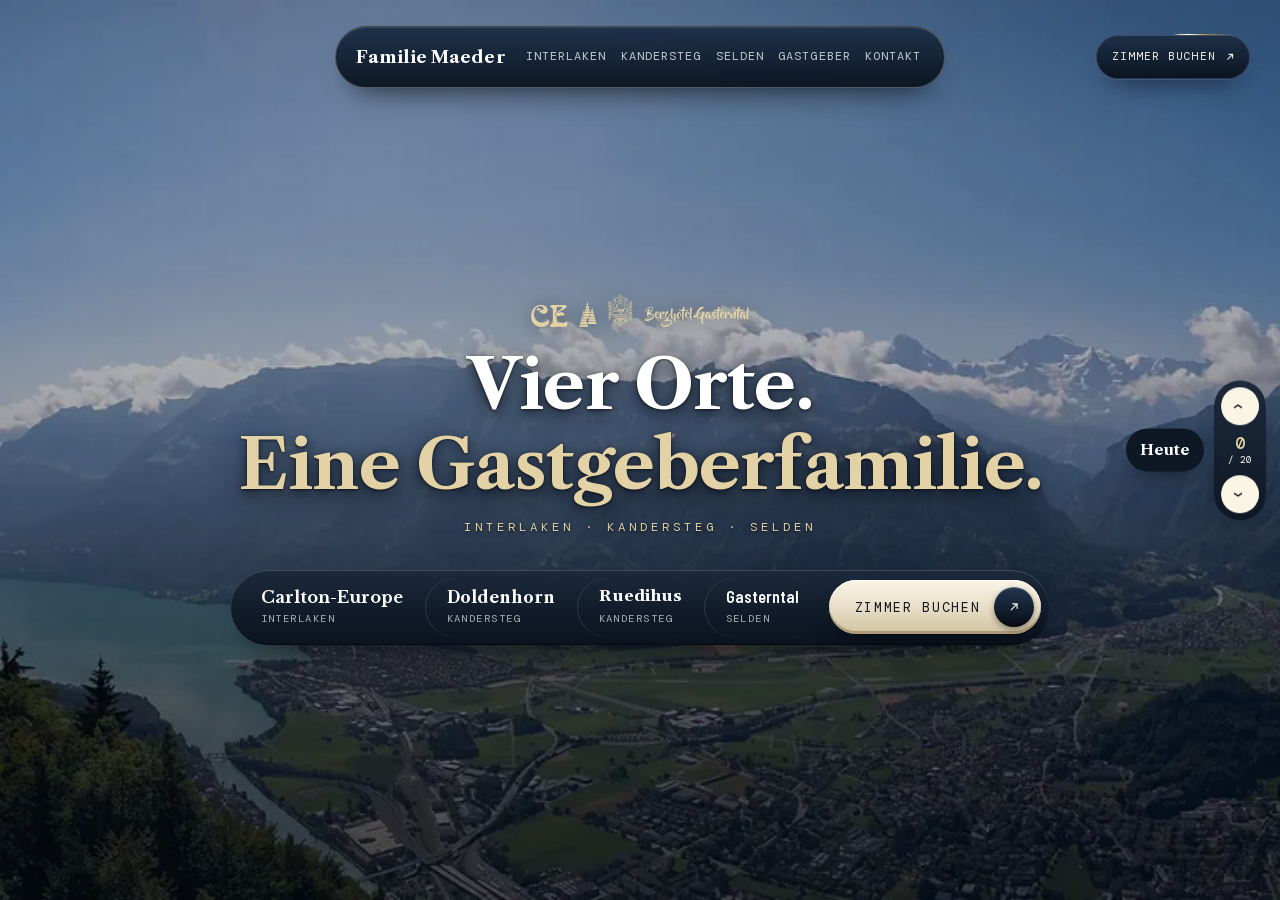
<file: varianten/auftakt/index.html>
<!doctype html>
<html lang="de-CH"><head><meta charset="utf-8"><meta name="viewport" content="width=device-width, initial-scale=1">
<title>Auftakt · 20 Fassungen · Familie Maeder</title><meta name="robots" content="noindex, nofollow">
<link rel="stylesheet" href="../../assets/css/main.css?v=30"><link rel="stylesheet" href="../../assets/css/tapeten.css?v=30"><link rel="stylesheet" href="../../assets/css/reise.css?v=30">
<link rel="stylesheet" href="../../assets/css/reise-tapete.css?v=30"><link rel="stylesheet" href="auftakt.css?v=7">
<style>.v-hell{isolation:isolate}.v-hell::before{z-index:-1;background-image:url("data:image/svg+xml;utf8,%3Csvg xmlns='http://www.w3.org/2000/svg' viewBox='0 0 420 420' fill='%238a7036' fill-opacity='.05'%3E%3Csvg x='28' y='36' width='105.4' height='64' viewBox='87 0 112 68'%3E%3Cpath  d='M170.5,0.6c5.6,0,11.1,0,16.7,0c2.1,0,4.2,0.2,6.2,0.9c3.3,1.1,3.9,3.4,1.6,6c-1.8,2-4.1,3.5-6.4,5%0A%09%09c-4.1,2.5-8.4,4.7-12.6,7c-1.7,0.9-3.4,1.8-5,2.9c-0.5,0.4-1.1,0.7-1.5,1.2c-0.3,0.2-0.5,0.6-0.3,1c0.2,0.3,0.6,0.5,0.9,0.4%0A%09%09c0.6-0.2,1.2-0.3,1.8-0.6c1.8-0.7,3.5-1.4,5.4-1.7c2.8-0.4,5.5-0.1,8.1,1.3c1.7,1,3,2.4,3.1,4.5c0.1,1.6-0.2,3.1-1.3,4.4%0A%09%09c-0.5,0.6-1.2,1.1-2,1.3c-0.3,0.1-0.6,0.2-0.5-0.4c0.1-1.2-0.3-1.7-1.6-1.8c-1.3-0.1-2.6,0.1-3.8,0.4c-2.3,0.6-4.7,1.3-7,1.7%0A%09%09c-1.6,0.3-3.2,0.4-4.8-0.1c-3.9-1.3-6-5.7-3.5-9.4c1.4-2.2,3.3-3.8,5.4-5.4c2.6-2.1,5.5-3.8,8.2-5.8c1.3-0.9,2.6-1.8,3.5-3.1%0A%09%09c0.9-1.2,0.6-2.6-0.6-3.5c-0.5-0.3-1.1-0.5-1.7-0.7c-1-0.3-2.1-0.3-3.1-0.4c-2.2-0.2-4.4-0.1-6.6,0.2c-2.6,0.4-3.8,1.8-3.9,4.5%0A%09%09c0,2.8-0.1,5.6,0,8.4c0,1.1-0.3,1.8-1.1,2.6c-1.9,1.8-3.2,3.9-3.3,6.6c-0.1,1.6,0.4,2.9,1.3,4.2c0.7,1,1.5,1.8,2.4,2.5%0A%09%09c0.5,0.4,0.7,0.8,0.7,1.4c0,4,0,7.9,0,11.9c0,3,1.2,4.8,4,6c2,0.8,4.1,1.1,6.3,1.2c2.7,0.2,5.3,0.3,8,0.2c1.9-0.1,3.9-0.1,5.7-0.7%0A%09%09c2-0.6,3.5-1.6,4.2-3.7c0.2-0.6,0.5-0.5,1-0.3c1.8,0.9,3,2.3,3.8,4.1c0.8,2,1,4.1,0.4,6.3c-0.7,2.7-2.4,4.4-4.9,5.5%0A%09%09c-2.6,1.1-5.3,1.4-8,1.3c-3.4-0.1-6.8-0.3-10.3-0.5c-5.5-0.3-11,0.1-16.4,0.3c-2.6,0.1-5.2,0.3-7.8,0.1c-2.1-0.2-4.2-0.8-6-2%0A%09%09c-1.9-1.2-2-2.4-0.2-3.9c0.9-0.8,2-1.3,3.1-1.9c1.3-0.8,2.6-1.5,3.8-2.4c1.1-0.9,1.6-1.9,1.6-3.3c0-13.1,0-26.1,0-39.2%0A%09%09c0-0.3,0-0.6,0-1c0-2-0.8-3.5-2.5-4.6c-1.2-0.7-2.4-1.5-3.6-2.2c-0.8-0.5-1.5-0.9-2.2-1.5c-1.2-0.9-1.2-2.1,0-3.1%0A%09%09c0.7-0.6,1.5-0.9,2.4-1.2c2.7-0.8,5.6-1,8.4-1C160.5,0.5,165.5,0.5,170.5,0.6L170.5,0.6z'/%3E%3Cpath  d='M96,28.3c-0.1,6.8,1.7,12.5,5.7,17.3c4,4.8,9.1,7.8,15.2,8.8c4.5,0.7,8.9,0.3,13.2-1.4%0A%09%09c3.2-1.3,5.7-3.4,6.8-6.8c0.2-0.7,0.6-0.7,1.1-0.5c1.3,0.5,2.2,1.5,2.7,2.8c2,5.1,1.1,10.5-4.1,14.3c-2.9,2.1-6.2,3.3-9.6,4%0A%09%09c-6.2,1.3-12.3,1.5-18.4-0.2c-9.7-2.8-16-9.1-19.4-18.5c-1.9-5.3-2.3-10.8-1.8-16.4c0.4-5.2,1.6-10.2,3.9-14.9%0A%09%09c3.1-6.4,7.7-11.4,14.2-14.5c4.7-2.3,9.7-2.7,14.9-2.1c3.4,0.4,6.7,1.3,9.7,3c3.5,2,6.1,4.7,7.1,8.8c0.8,3.4,0.6,6.7-1.3,9.8%0A%09%09c-2,3.3-5,4.8-8.6,5.4c-2.4,0.4-4.7,0.3-7-0.4c-4.4-1.4-7.1-5.5-7.1-9.4c0-0.6-0.1-1.1-0.3-1.7c-0.2-0.5-0.4-0.9-0.9-1.1%0A%09%09c-0.5-0.3-1.1-0.4-1.6-0.1c-0.5,0.3-0.5,0.8-0.4,1.3c0.1,1.1,0,1.4-1.1,1.7c-1.6,0.4-3.1-0.1-3.8-1.1c-0.9-1.3-0.8-3.5,0.1-4.8%0A%09%09c1.1-1.5,2.6-2.2,4.4-2.2c2-0.1,3.7,0.7,5.1,2.1c0.8,0.8,1.5,1.6,2.2,2.4c1.1,1.1,2.5,1.7,4.2,1.5c2.1-0.2,3.8-1.9,4-4%0A%09%09c0.2-2.6-1-4.5-3.3-5.7c-2.3-1.2-4.7-1.4-7.2-1.3c-5.9,0.2-10.3,3-13.7,7.7c-2.5,3.6-3.8,7.6-4.5,11.9C96.1,25.6,96,27.2,96,28.3'%0A%09%09/%3E%3C/svg%3E%3Csvg x='262' y='54' width='53.9' height='78' viewBox='282.26 400.65 31.24 45.18'%3E%3Cpath fill-rule='nonzero'  d='M 283.816406 441.621094 L 282.855469 445.226562 L 298.234375 445.226562 L 297.273438 441.621094 Z M 285.019531 436.9375 L 284.054688 440.78125 L 297.035156 440.78125 L 296.074219 436.9375 Z M 298.355469 436.9375 L 297.394531 440.78125 L 312.894531 440.78125 L 311.8125 436.9375 Z M 286.21875 432.25 L 285.136719 436.09375 L 295.832031 436.09375 L 294.871094 432.25 Z M 299.558594 432.25 L 298.476562 436.09375 L 311.574219 436.09375 L 310.613281 432.25 Z M 287.421875 427.683594 L 286.460938 431.53125 L 288.503906 431.53125 L 289.34375 427.683594 Z M 290.183594 427.683594 L 289.105469 431.53125 L 298.835938 431.53125 L 299.796875 427.683594 Z M 300.757812 427.683594 L 299.675781 431.53125 L 310.371094 431.53125 L 309.410156 427.683594 Z M 288.621094 422.996094 L 287.660156 426.84375 L 289.703125 426.84375 L 290.664062 422.996094 Z M 291.386719 422.996094 L 290.425781 426.84375 L 300.039062 426.84375 L 301 422.996094 Z M 301.960938 422.996094 L 300.878906 426.84375 L 309.167969 426.84375 L 308.207031 422.996094 Z M 289.824219 418.3125 L 288.863281 422.15625 L 290.90625 422.15625 L 291.625 419.394531 L 291.265625 418.3125 Z M 292.589844 418.3125 L 291.625 422.15625 L 301.238281 422.15625 L 301.71875 419.992188 L 301.238281 418.3125 Z M 303.164062 418.3125 L 302.082031 422.15625 L 307.96875 422.15625 L 307.007812 418.3125 Z M 289.945312 417.46875 L 291.027344 417.46875 L 290.546875 415.425781 Z M 293.789062 413.625 L 292.828125 417.46875 L 301.121094 417.46875 L 300.160156 413.625 Z M 304.363281 413.625 L 303.28125 417.46875 L 306.765625 417.46875 L 305.804688 413.625 Z M 304.484375 412.785156 L 305.566406 412.785156 L 304.964844 410.742188 C 305.085938 410.742188 304.484375 412.785156 304.484375 412.785156 M 294.992188 408.9375 L 294.03125 412.785156 L 299.917969 412.785156 L 298.957031 408.9375 Z M 297.035156 401.25 L 295.230469 408.097656 L 298.714844 408.097656 Z M 297.035156 401.25 '/%3E%3C/svg%3E%3Csvg x='52' y='236' width='68.7' height='92' viewBox='0 0 1044.0 1398.0'%3E%3Cg transform='translate(0.000000,1398.000000) scale(0.100000,-0.100000)'%3E%3Cpath d='M5066 13958 c-3 -13 -23 -45 -46 -72 -28 -34 -40 -58 -40 -80 0 -17%0A-9 -50 -21 -71 -11 -22 -27 -57 -34 -78 -15 -38 -43 -77 -127 -173 -47 -53%0A-48 -56 -48 -119 0 -64 -21 -105 -55 -105 -26 0 -151 -91 -249 -183 -111 -103%0A-153 -168 -178 -276 -14 -61 2 -186 32 -243 11 -22 19 -47 16 -54 -7 -18 -50%0A-18 -65 0 -12 15 -85 36 -123 36 -13 0 -48 12 -78 26 -30 14 -87 29 -127 34%0A-40 5 -88 17 -106 26 -27 15 -65 18 -232 18 -219 1 -410 -26 -556 -79 -36 -13%0A-88 -26 -115 -30 -27 -4 -63 -16 -80 -26 -17 -10 -51 -26 -75 -34 -23 -9 -50%0A-22 -59 -29 -8 -7 -32 -19 -52 -25 -20 -7 -66 -34 -103 -61 -36 -28 -78 -56%0A-93 -64 -15 -8 -39 -27 -53 -42 -15 -16 -50 -51 -79 -79 -90 -86 -203 -244%0A-216 -304 -4 -14 -18 -46 -32 -70 -90 -158 -112 -563 -40 -732 39 -92 108%0A-174 208 -249 53 -38 96 -61 140 -74 36 -10 85 -25 110 -32 71 -23 151 -28%0A252 -15 169 21 262 67 387 192 82 82 95 98 132 169 33 63 34 68 34 186 0 154%0A-28 220 -132 305 -93 78 -106 83 -194 81 -109 -3 -123 10 -86 76 15 28 27 57%0A27 65 0 29 49 57 102 57 27 0 63 7 80 16 18 9 61 26 97 38 66 22 66 22 131 0%0A107 -38 271 -27 344 24 98 68 91 66 167 52 57 -11 82 -11 134 -1 71 14 83 11%0A148 -44 21 -18 72 -47 115 -65 78 -33 79 -33 179 -14 44 8 93 -38 93 -89 0%0A-39 -10 -49 -61 -66 -20 -6 -53 -26 -74 -44 -38 -33 -38 -33 -47 -142 -8 -90%0A-14 -116 -34 -146 -21 -31 -24 -46 -24 -126 0 -105 -4 -111 -82 -122 -29 -5%0A-78 -20 -108 -34 -30 -15 -61 -27 -68 -27 -7 0 -56 -22 -109 -50 -53 -27 -101%0A-50 -108 -50 -22 0 -184 -88 -340 -184 -117 -72 -175 -112 -233 -162 -21 -17%0A-55 -44 -78 -60 -151 -109 -504 -468 -634 -647 -19 -26 -48 -64 -64 -85 -15%0A-20 -60 -84 -98 -142 -39 -58 -78 -114 -88 -125 -10 -11 -21 -31 -25 -45 -4%0A-14 -18 -36 -30 -50 -13 -14 -32 -43 -42 -65 -11 -22 -28 -53 -37 -70 -9 -16%0A-16 -35 -16 -42 0 -6 -11 -24 -24 -40 -22 -26 -51 -88 -96 -206 -10 -27 -23%0A-54 -29 -61 -15 -18 -70 -152 -86 -209 -7 -27 -21 -59 -30 -73 -9 -14 -24 -57%0A-35 -97 -39 -151 -73 -263 -93 -302 -11 -22 -24 -74 -28 -116 -5 -42 -16 -96%0A-24 -120 -9 -24 -22 -100 -30 -169 -7 -69 -23 -155 -35 -192 -11 -37 -21 -88%0A-22 -115 -3 -141 -53 -168 -171 -93 -73 46 -80 69 -79 255 0 167 23 289 84%0A455 11 30 23 80 27 111 5 31 20 82 34 115 35 83 65 176 88 273 11 45 26 95 34%0A110 21 42 84 241 96 305 5 31 19 72 30 90 11 19 24 62 30 96 5 35 17 76 26 93%0A8 17 22 78 29 135 9 70 21 116 35 139 46 75 51 555 6 624 -9 13 -23 52 -31 87%0A-14 62 -80 195 -139 281 -43 62 -233 248 -277 271 -19 10 -57 30 -84 44 -27%0A14 -56 26 -63 26 -8 0 -36 11 -63 25 -107 54 -422 52 -541 -5 -35 -16 -75 -30%0A-89 -30 -78 0 -343 -237 -378 -337 -7 -20 -19 -44 -28 -54 -8 -9 -21 -37 -29%0A-61 -7 -23 -22 -63 -33 -88 -17 -39 -19 -65 -18 -205 2 -160 2 -160 36 -223%0A41 -78 119 -150 208 -194 64 -32 72 -33 182 -33 149 0 201 29 310 169 58 75%0A56 169 -5 238 -61 68 -81 78 -160 78 -61 0 -76 -4 -114 -30 -58 -40 -65 -38%0A-58 11 15 110 149 183 273 149 38 -11 54 -23 88 -69 49 -66 106 -126 125 -132%0A10 -4 15 -33 18 -114 3 -93 7 -115 26 -145 13 -19 29 -48 35 -65 8 -19 35 -45%0A73 -69 68 -44 76 -55 59 -87 -52 -96 -37 -429 20 -464 13 -8 13 -72 -1 -80 -5%0A-4 -21 -30 -34 -58 -14 -29 -34 -68 -45 -87 -20 -33 -21 -47 -18 -222 3 -187%0A3 -187 -24 -215 -14 -15 -34 -46 -45 -68 -10 -22 -26 -41 -35 -43 -32 -6 -39%0A41 -35 227 5 179 -4 284 -29 356 -8 23 -14 57 -14 77 0 64 -66 203 -119 249%0A-97 86 -146 100 -339 100 -145 0 -145 0 -216 -36 -93 -49 -123 -77 -156 -152%0A-16 -34 -38 -66 -49 -73 -32 -16 -33 -325 -1 -333 20 -5 34 -30 45 -80 9 -46%0A69 -101 146 -137 69 -31 74 -32 174 -28 82 4 109 9 137 26 62 39 77 16 37 -53%0A-35 -59 -23 -147 36 -260 61 -118 50 -139 -46 -95 -69 31 -126 26 -206 -17%0A-72 -40 -145 -110 -158 -153 -4 -14 -19 -37 -32 -52 -25 -26 -43 -83 -46 -143%0A-3 -44 41 -47 98 -6 24 17 51 31 61 31 10 0 45 13 79 30 96 47 163 20 199 -79%0A10 -28 24 -55 32 -62 8 -6 19 -30 25 -52 6 -23 22 -55 36 -72 94 -116 100%0A-135 53 -187 -28 -31 -30 -37 -30 -115 0 -104 -13 -116 -107 -90 -43 11 -72%0A13 -113 7 -123 -19 -239 -50 -310 -83 -42 -20 -88 -39 -103 -42 -26 -7 -27%0A-10 -27 -70 0 -62 0 -64 30 -70 17 -4 60 -22 96 -41 36 -19 73 -34 81 -34 9 0%0A51 -12 92 -26 71 -24 86 -26 216 -23 l140 4 1 -86 c0 -81 3 -89 32 -130 41%0A-56 40 -73 -7 -119 -21 -20 -51 -64 -66 -96 -15 -33 -35 -67 -44 -77 -9 -10%0A-27 -46 -41 -80 -34 -83 -57 -96 -142 -78 -35 7 -99 32 -143 55 -174 92 -185%0A70 -75 -154 50 -104 65 -120 154 -169 98 -53 139 -59 211 -28 105 44 113 28%0A56 -108 -52 -121 -60 -176 -33 -241 45 -107 31 -125 -61 -77 -96 50 -223 36%0A-337 -39 -68 -44 -89 -64 -90 -86 0 -27 -32 -81 -51 -87 -31 -10 -29 -339 2%0A-355 11 -7 31 -35 44 -64 53 -120 206 -200 385 -200 258 0 421 130 450 359 5%0A39 16 90 25 115 14 37 17 88 17 282 1 247 5 279 42 265 9 -4 24 -24 33 -44 8%0A-21 31 -55 50 -77 30 -32 34 -43 28 -70 -3 -17 -9 -90 -12 -163 -5 -131 -5%0A-132 25 -195 17 -35 33 -73 37 -86 4 -12 17 -34 31 -49 31 -34 30 -64 -3 -104%0A-26 -30 -33 -57 -49 -179 -3 -25 1 -86 10 -138 28 -161 26 -170 -47 -234 -88%0A-78 -121 -146 -125 -258 -4 -116 -6 -123 -52 -155 -23 -16 -52 -47 -65 -69%0A-50 -86 -88 -111 -163 -111 -95 1 -191 58 -209 126 -7 24 -15 55 -19 68 -4 13%0A-3 22 2 20 5 -2 42 -21 83 -42 79 -41 90 -42 171 -12 120 44 164 164 102 281%0A-24 47 -127 154 -148 154 -5 0 -31 12 -59 25 -69 34 -160 34 -233 0 -30 -14%0A-62 -25 -73 -25 -25 0 -175 -138 -200 -184 -49 -93 -48 -358 3 -489 18 -45 42%0A-98 55 -117 13 -19 23 -40 23 -47 0 -7 13 -27 28 -45 15 -18 36 -45 45 -60 64%0A-103 318 -246 482 -272 129 -21 334 -17 420 9 186 55 450 249 517 380 12 22%0A31 54 42 70 27 36 82 167 92 215 3 19 15 50 25 70 47 91 47 488 0 624 -12 32%0A-28 100 -36 150 -19 109 -48 218 -81 305 -14 35 -31 94 -39 132 -8 39 -21 82%0A-29 98 -8 15 -22 58 -30 95 -9 36 -24 83 -35 104 -10 20 -22 57 -26 82 -4 25%0A-15 61 -25 80 -10 20 -23 61 -28 91 -6 31 -20 71 -31 90 -11 19 -25 67 -31%0A106 -5 38 -19 91 -30 117 -11 26 -25 77 -31 114 -6 37 -19 83 -29 102 -36 72%0A-46 389 -15 450 35 69 139 123 181 95 33 -22 42 -64 49 -245 3 -97 12 -183 20%0A-210 8 -25 21 -94 30 -155 9 -60 24 -141 35 -180 10 -38 23 -110 29 -158 7%0A-58 18 -101 31 -123 12 -18 26 -64 32 -101 6 -37 19 -84 29 -105 10 -20 21%0A-56 25 -80 4 -23 17 -63 29 -88 13 -25 30 -69 39 -99 26 -88 67 -185 88 -207%0A10 -12 25 -44 32 -72 8 -28 21 -61 30 -73 9 -13 16 -31 16 -40 0 -9 12 -34 26%0A-55 15 -21 51 -86 81 -144 30 -58 60 -112 68 -120 7 -8 22 -33 34 -55 12 -22%0A37 -62 56 -90 19 -27 52 -74 73 -104 61 -87 120 -166 192 -254 19 -24 53 -66%0A75 -93 99 -121 461 -463 550 -519 17 -11 55 -40 85 -66 30 -25 71 -54 90 -64%0A19 -9 43 -24 52 -33 16 -14 81 -52 268 -157 41 -23 91 -47 111 -54 20 -6 44%0A-20 54 -31 10 -11 34 -22 54 -25 20 -4 61 -17 91 -30 30 -14 81 -32 113 -41%0A70 -19 83 -37 90 -127 4 -53 11 -77 33 -109 25 -36 30 -53 34 -134 7 -112 21%0A-137 100 -175 77 -37 92 -89 41 -140 -28 -28 -34 -29 -115 -29 -99 0 -181 -30%0A-249 -90 -38 -33 -38 -33 -194 -34 -146 -1 -157 0 -186 21 -44 33 -182 83%0A-246 90 -46 4 -67 1 -118 -21 -81 -34 -138 -34 -206 0 -32 17 -79 30 -121 34%0A-76 9 -122 45 -146 117 -23 67 -14 78 65 78 113 1 240 77 290 174 13 25 32 53%0A43 62 40 34 40 243 1 311 -11 18 -28 53 -39 76 -36 78 -195 218 -302 267 -123%0A55 -367 72 -473 32 -22 -9 -66 -23 -97 -31 -119 -33 -289 -193 -321 -302 -8%0A-28 -25 -71 -38 -95 -38 -73 -41 -327 -5 -423 15 -38 35 -103 45 -145 18 -70%0A49 -144 104 -246 47 -88 174 -226 296 -323 47 -38 200 -142 208 -142 3 0 70%0A-29 148 -65 96 -44 154 -65 181 -65 21 0 71 -12 109 -26 209 -74 728 -66 938%0A15 16 6 44 11 64 11 24 0 54 11 85 31 58 38 120 45 126 16 2 -11 -8 -45 -22%0A-77 -50 -110 -34 -255 37 -350 50 -67 196 -220 210 -220 5 0 25 -14 45 -31 20%0A-18 58 -42 85 -54 80 -37 98 -60 91 -114 -6 -55 33 -130 115 -216 32 -34 51%0A-65 59 -95 6 -25 20 -63 32 -85 11 -21 20 -46 20 -54 0 -42 94 -151 131 -151%0A38 0 125 155 164 293 10 35 29 63 69 104 31 31 56 60 56 63 0 4 14 24 30 45%0A25 32 30 47 30 94 0 68 10 84 71 109 25 11 62 36 83 56 22 20 44 36 51 36 28%0A0 191 176 233 251 42 76 42 78 42 178 0 86 -4 110 -27 166 -33 82 -26 95 43%0A71 26 -9 58 -26 71 -38 16 -15 43 -25 81 -29 31 -4 84 -17 117 -29 173 -63%0A691 -61 880 3 39 13 94 27 123 31 32 4 98 28 165 60 62 29 122 57 134 60 24 8%0A81 43 197 123 97 68 269 253 339 366 33 54 81 169 91 217 3 19 19 64 34 100%0A26 63 27 70 27 260 0 179 -2 198 -21 230 -11 19 -29 59 -39 88 -25 68 -108%0A168 -188 225 -133 94 -230 122 -427 121 -201 -1 -253 -21 -462 -172 -44 -32%0A-104 -113 -119 -162 -6 -19 -23 -52 -36 -72 -36 -53 -39 -202 -6 -263 12 -22%0A33 -64 47 -93 22 -45 38 -60 116 -112 89 -58 111 -65 210 -72 34 -3 35 -4 34%0A-45 -2 -89 -65 -143 -169 -143 -26 0 -65 -13 -110 -36 -78 -39 -107 -39 -180%0A-1 -82 44 -277 11 -369 -62 -35 -28 -35 -28 -194 -26 -160 2 -160 2 -198 33%0A-88 70 -148 92 -248 92 -113 0 -136 12 -136 71 0 44 24 74 90 114 62 37 75 66%0A73 159 -3 80 -2 84 32 132 28 39 35 58 35 96 0 56 22 82 78 93 20 4 53 15 73%0A26 21 10 59 23 85 29 26 6 60 22 76 35 20 17 42 25 66 25 21 0 52 10 72 22 19%0A12 82 46 140 75 58 29 128 66 155 82 28 16 67 39 87 51 65 36 223 143 231 157%0A4 7 26 22 47 33 21 11 43 26 47 33 4 7 24 24 43 37 80 54 283 245 440 415 71%0A77 133 153 223 278 23 32 57 76 75 98 17 23 32 44 32 49 0 4 12 23 28 43 15%0A20 41 59 57 87 17 28 43 69 58 91 16 22 47 77 71 122 24 45 53 100 64 122 12%0A22 36 74 54 115 17 41 41 88 51 103 18 26 38 76 87 212 9 28 29 73 43 100 14%0A28 31 79 37 115 6 35 17 76 25 90 7 14 18 49 24 78 6 29 20 71 31 93 11 21 25%0A74 31 117 5 42 16 106 24 142 8 36 24 110 34 166 10 55 26 120 34 145 10 30%0A19 121 27 265 15 290 15 292 107 250 94 -44 137 -211 92 -361 -5 -16 -13 -64%0A-18 -105 -6 -41 -19 -95 -30 -120 -11 -25 -24 -79 -29 -121 -5 -41 -17 -90%0A-26 -107 -9 -17 -23 -61 -31 -97 -9 -37 -24 -83 -35 -102 -10 -20 -22 -61 -26%0A-92 -4 -31 -19 -83 -34 -116 -15 -33 -31 -76 -35 -95 -4 -19 -16 -52 -27 -74%0A-11 -21 -24 -68 -30 -105 -6 -36 -19 -78 -30 -93 -10 -15 -23 -55 -29 -89 -5%0A-33 -16 -71 -24 -83 -8 -12 -21 -65 -29 -117 -9 -56 -23 -110 -35 -131 -12%0A-20 -25 -67 -31 -112 -5 -42 -16 -102 -24 -134 -19 -79 -27 -151 -27 -267 -1%0A-133 45 -380 77 -416 8 -9 21 -38 30 -65 9 -27 22 -56 29 -64 7 -8 23 -35 35%0A-59 12 -24 41 -65 64 -90 23 -25 49 -55 57 -67 67 -96 298 -244 406 -258 28%0A-3 68 -13 87 -21 92 -38 438 -5 522 50 14 9 43 23 65 30 55 20 201 137 239%0A191 8 12 39 53 68 90 28 38 52 78 52 90 0 12 14 48 30 79 76 145 67 406 -18%0A532 -53 78 -83 102 -193 158 -82 40 -98 45 -160 45 -88 0 -189 -38 -224 -84%0A-14 -18 -36 -38 -49 -45 -29 -16 -86 -139 -86 -185 1 -17 13 -56 29 -86 26%0A-53 31 -56 101 -83 96 -37 149 -32 196 20 58 63 93 29 54 -53 -35 -71 -113%0A-125 -193 -131 -85 -7 -114 9 -173 98 -31 46 -60 77 -85 89 -43 23 -49 35 -49%0A103 -1 153 -30 216 -154 337 -56 53 -58 80 -21 197 32 100 31 122 -5 226 -41%0A119 -42 205 -2 268 58 91 82 240 56 352 -20 88 -24 73 47 178 20 30 43 60 52%0A68 10 8 17 28 17 50 0 38 14 70 26 58 4 -4 8 -127 10 -274 3 -373 10 -455 39%0A-517 13 -28 29 -71 36 -95 17 -57 78 -122 157 -166 137 -75 258 -86 407 -34%0A157 54 236 125 270 244 24 79 17 316 -10 367 -10 18 -26 49 -36 69 -38 75%0A-201 159 -310 159 -29 0 -67 -10 -101 -25 -80 -37 -102 -35 -93 13 3 20 9 83%0A12 138 5 98 4 104 -27 167 -53 111 -35 161 39 106 64 -47 211 -10 295 76 79%0A80 114 131 121 178 4 23 16 52 27 63 30 33 21 78 -15 82 -16 2 -36 -3 -45 -11%0A-25 -21 -150 -80 -202 -94 -63 -17 -98 -16 -115 5 -44 50 -64 81 -74 118 -6%0A23 -20 49 -30 58 -11 10 -23 31 -26 47 -4 16 -23 48 -42 72 -67 79 -67 80 -42%0A129 17 33 24 67 28 143 6 100 6 100 46 97 148 -12 262 -7 333 15 40 13 81 23%0A91 23 10 0 35 14 56 30 21 17 46 30 56 30 37 0 72 43 72 88 0 52 -22 78 -76%0A93 -22 6 -52 20 -67 31 -61 44 -271 72 -437 57 -66 -6 -77 12 -78 121 0 76 -3%0A92 -21 112 -39 43 -37 54 21 119 30 34 55 69 55 79 0 9 12 35 26 56 15 21 35%0A58 45 82 24 54 65 109 89 117 24 7 199 -51 225 -75 23 -21 86 -50 110 -50 36%0A0 38 44 6 105 -17 32 -31 68 -31 81 0 35 -111 155 -183 199 -86 52 -168 60%0A-215 20 -72 -61 -104 -9 -51 83 33 55 34 61 37 191 l4 133 47 -8 c25 -4 98 -8%0A162 -8 138 0 163 11 252 112 76 86 82 107 82 297 0 143 -2 165 -22 207 -57%0A123 -194 211 -346 220 -240 15 -405 -50 -462 -184 -10 -24 -29 -68 -42 -98%0A-32 -71 -52 -309 -46 -555 3 -168 -1 -235 -15 -234 -4 0 -19 26 -34 57 -15 31%0A-48 82 -74 112 -44 52 -46 56 -39 100 28 183 13 321 -45 408 -45 68 -47 106%0A-11 226 46 153 47 177 17 270 -44 132 -35 183 35 213 14 6 46 40 71 75 51 70%0A82 187 71 265 -5 38 -3 41 55 91 36 31 68 70 81 98 31 65 69 80 178 66 96 -11%0A123 -26 163 -90 48 -77 29 -137 -24 -75 -23 26 -30 28 -113 31 -89 4 -89 4%0A-133 -33 -66 -54 -93 -108 -85 -170 8 -64 58 -157 101 -190 19 -15 46 -37 60%0A-50 33 -31 92 -41 223 -38 101 2 105 3 170 42 64 38 141 109 141 131 0 5 14%0A25 31 45 25 29 33 48 39 103 5 37 11 81 15 99 10 46 -23 229 -52 287 -14 27%0A-31 70 -39 95 -42 142 -278 359 -434 401 -25 7 -63 22 -85 34 -37 20 -54 21%0A-250 21 -210 0 -210 0 -255 -27 -25 -14 -65 -32 -90 -38 -25 -7 -56 -20 -70%0A-30 -14 -9 -35 -21 -48 -24 -12 -4 -50 -32 -85 -62 -34 -30 -65 -54 -69 -54%0A-20 0 -218 -270 -218 -298 0 -4 -15 -38 -34 -77 -86 -175 -111 -515 -55 -735%0A4 -19 13 -68 19 -108 5 -40 21 -94 34 -120 13 -26 26 -75 29 -109 4 -35 16%0A-89 27 -120 12 -32 27 -83 35 -113 7 -30 22 -73 34 -95 12 -21 21 -55 21 -75%0A0 -19 10 -55 22 -80 11 -25 29 -72 38 -105 10 -33 30 -87 44 -120 14 -33 26%0A-78 26 -100 0 -22 10 -58 21 -80 12 -22 28 -60 35 -85 7 -25 22 -70 33 -100%0A11 -30 20 -70 21 -88 0 -19 11 -66 25 -105 62 -183 82 -458 37 -543 -30 -58%0A-85 -104 -125 -104 -47 0 -57 15 -57 89 0 66 -20 195 -38 241 -5 14 -15 68%0A-22 120 -6 52 -22 130 -36 173 -13 43 -24 97 -24 120 -1 23 -10 67 -21 97 -11%0A30 -30 88 -40 129 -11 41 -26 86 -34 100 -7 15 -19 54 -25 88 -7 35 -23 77%0A-36 95 -13 17 -24 42 -24 53 0 12 -10 42 -23 66 -13 24 -29 66 -36 93 -7 27%0A-21 62 -32 77 -11 15 -26 46 -34 68 -7 22 -20 50 -28 63 -8 13 -17 35 -21 49%0A-3 15 -22 46 -41 69 -21 26 -35 53 -35 70 0 15 -13 44 -30 65 -16 21 -30 41%0A-30 46 0 8 -83 137 -139 216 -17 23 -39 59 -50 80 -10 21 -29 47 -41 58 -13%0A11 -34 38 -48 60 -31 50 -116 154 -206 253 -38 42 -91 103 -119 136 -27 34%0A-62 69 -76 78 -14 10 -68 57 -120 105 -51 48 -103 94 -115 102 -12 8 -46 36%0A-76 61 -85 72 -222 166 -262 179 -20 7 -39 18 -42 26 -3 8 -20 21 -38 31 -18%0A9 -42 25 -53 35 -11 10 -40 25 -65 34 -24 9 -51 22 -60 29 -8 8 -62 35 -120%0A61 -58 26 -112 53 -120 61 -9 7 -40 19 -70 25 -30 6 -75 22 -100 35 -25 13%0A-61 24 -80 24 -63 0 -76 18 -84 115 -5 65 -13 99 -33 138 -23 45 -27 63 -25%0A128 2 98 -29 154 -107 193 -78 40 -99 82 -62 127 17 22 29 25 128 30 118 6%0A166 24 248 89 58 47 77 51 154 38 55 -9 80 -9 125 2 64 15 83 10 145 -40 29%0A-24 60 -35 137 -51 108 -22 152 -20 222 11 61 27 99 25 175 -11 36 -17 93 -34%0A125 -39 82 -11 92 -19 131 -96 46 -90 40 -99 -65 -99 -94 0 -157 -30 -235%0A-112 -91 -95 -104 -130 -104 -273 0 -168 18 -207 167 -368 105 -114 359 -207%0A507 -186 193 26 261 44 302 78 17 14 35 26 40 26 30 0 146 105 205 185 60 82%0A102 282 90 430 -9 119 -62 361 -86 395 -11 16 -26 46 -34 67 -43 123 -249 350%0A-424 468 -122 82 -351 195 -397 195 -15 0 -71 13 -124 29 -231 69 -304 81%0A-498 81 -153 0 -188 -3 -237 -20 -32 -11 -81 -22 -109 -26 -68 -8 -284 -72%0A-323 -95 -38 -23 -82 -25 -90 -4 -4 9 3 38 15 65 37 85 31 258 -11 341 -43 83%0A-163 199 -300 289 -146 97 -148 99 -148 162 0 66 -16 97 -98 188 -38 42 -68%0A86 -74 108 -6 20 -18 48 -28 62 -10 14 -22 44 -25 65 -10 54 -25 80 -80 143%0A-51 57 -70 64 -79 30z m64 -302 c6 -8 21 -33 33 -55 33 -61 91 -144 117 -166%0A56 -50 55 -91 -1 -121 -54 -27 -38 -62 46 -104 39 -19 82 -43 95 -52 14 -10%0A32 -18 41 -18 9 0 32 -12 52 -27 20 -16 53 -39 73 -53 186 -126 258 -274 208%0A-430 -13 -41 -24 -82 -24 -92 0 -9 -20 -54 -45 -101 -51 -96 -54 -117 -24%0A-158 27 -39 55 -37 120 7 30 20 76 44 103 55 27 10 66 30 88 44 22 15 71 33%0A110 41 39 8 83 21 99 29 15 8 63 20 106 26 43 6 109 17 146 25 79 16 323 19%0A362 4 15 -6 71 -17 125 -25 54 -8 111 -20 126 -26 16 -6 67 -19 114 -28 47%0A-10 108 -30 135 -44 28 -15 93 -47 145 -72 102 -48 288 -187 338 -252 15 -20%0A45 -57 67 -82 38 -45 55 -75 123 -221 81 -172 107 -418 62 -590 -53 -205 -263%0A-345 -520 -345 -178 0 -291 49 -419 184 -145 153 -149 304 -11 442 92 92 160%0A94 254 8 91 -83 97 -150 23 -226 -48 -51 -90 -57 -124 -20 -38 40 -34 79 12%0A106 43 25 45 52 9 86 -38 35 -67 31 -118 -15 -54 -50 -80 -101 -73 -144 22%0A-128 170 -218 284 -171 46 19 69 19 118 -5 140 -68 315 54 315 220 0 67 -13%0A89 -85 135 -56 35 -75 70 -75 138 0 46 -17 66 -73 82 -98 28 -197 149 -197%0A240 0 54 -26 79 -74 70 -107 -20 -209 8 -282 75 -54 49 -89 52 -136 11 -47%0A-40 -67 -49 -134 -56 -106 -12 -145 6 -235 114 -34 39 -74 41 -135 5 -56 -33%0A-142 -31 -191 4 -48 34 -68 28 -139 -43 -95 -95 -127 -109 -249 -110 -110 -1%0A-127 -6 -175 -61 -41 -47 -60 -92 -60 -143 0 -79 -30 -101 -139 -101 -111 0%0A-110 -1 -90 132 14 90 31 138 70 194 30 43 49 116 49 183 0 31 -9 45 -60 96%0A-73 72 -73 82 -11 148 26 29 54 68 60 88 6 20 21 45 31 54 27 25 28 131 2 166%0A-10 13 -26 44 -35 69 -17 44 -75 101 -187 182 -20 15 -42 40 -48 55 -27 74%0A-52 162 -52 185 0 47 -64 81 -104 54 -18 -11 -26 -28 -31 -64 -4 -28 -17 -71%0A-31 -98 -13 -26 -24 -55 -24 -63 0 -26 -28 -60 -73 -88 -121 -77 -205 -198%0A-215 -310 -4 -46 -1 -58 27 -99 17 -26 31 -52 31 -57 0 -5 23 -35 50 -67 63%0A-73 63 -86 -5 -160 -55 -60 -55 -60 -55 -138 0 -78 0 -79 52 -156 47 -70 52%0A-82 54 -139 1 -34 7 -78 13 -97 19 -60 2 -80 -67 -80 -119 0 -163 32 -173 125%0A-8 75 -40 133 -98 172 -29 20 -44 22 -129 20 -116 -2 -152 13 -248 104 -69 67%0A-101 75 -161 38 -47 -29 -112 -27 -178 6 -77 37 -94 34 -149 -30 -65 -76 -90%0A-87 -194 -86 -83 1 -152 24 -152 52 0 11 -54 39 -77 39 -11 0 -36 -18 -57 -39%0A-67 -69 -142 -95 -253 -88 -106 7 -113 3 -113 -72 0 -22 -7 -58 -15 -79 -20%0A-48 -123 -140 -173 -154 -53 -14 -72 -35 -72 -77 0 -51 -38 -122 -79 -146 -68%0A-40 -91 -70 -91 -117 0 -99 48 -182 137 -234 59 -34 111 -36 185 -5 55 23 58%0A24 100 8 60 -23 93 -21 166 10 65 27 102 70 130 152 17 50 16 54 -32 114 -57%0A69 -94 86 -140 64 -51 -24 -52 -51 -5 -102 48 -52 50 -79 7 -105 -42 -25 -61%0A-25 -108 1 -115 65 -54 260 94 300 125 34 266 -112 266 -274 0 -151 -180 -344%0A-370 -396 -203 -56 -441 4 -570 146 -66 72 -84 108 -117 238 -26 103 -26 111%0A-15 208 15 131 48 260 78 304 13 19 27 51 30 72 8 40 115 203 178 269 60 63%0A227 186 293 217 32 15 97 47 145 71 57 29 113 50 165 59 43 9 99 24 125 35 26%0A11 63 20 83 20 21 0 76 10 124 21 105 27 341 29 412 4 23 -9 77 -19 118 -24%0A42 -4 92 -16 110 -25 18 -10 60 -22 93 -27 34 -6 90 -25 126 -44 36 -19 70%0A-35 76 -35 12 0 82 -44 128 -79 38 -30 71 -27 102 10 37 44 31 101 -16 154 -9%0A11 -28 56 -42 100 -13 44 -32 100 -41 125 -22 59 -13 114 32 196 50 91 229%0A256 303 279 14 4 39 20 57 36 20 17 49 30 78 34 31 5 51 15 65 33 27 33 26 37%0A-15 78 -42 42 -44 63 -7 106 16 18 42 53 59 78 17 25 40 54 52 64 11 11 21 23%0A21 28 0 58 59 100 90 64z m21 -764 c120 -79 188 -147 214 -216 22 -57 10 -89%0A-69 -195 -101 -136 -102 -204 -2 -301 51 -49 58 -81 28 -121 -59 -78 -92 -159%0A-92 -228 0 -110 -41 -185 -108 -197 -85 -16 -141 59 -153 206 -7 86 -19 116%0A-86 220 -33 50 -29 62 32 131 30 34 55 71 55 83 0 11 3 44 6 73 6 50 6 52 -38%0A100 -55 59 -118 152 -118 173 0 40 71 159 108 181 20 12 58 42 84 66 53 48 94%0A56 139 25z m-532 -1342 c108 -42 832 -48 946 -7 78 28 160 32 184 8 38 -38 19%0A-85 -49 -119 -41 -20 -58 -59 -44 -99 8 -24 15 -28 54 -31 72 -4 87 -10 100%0A-42 25 -59 -10 -100 -84 -100 -19 0 -67 -6 -107 -14 -270 -51 -816 -52 -1039%0A-1 -36 8 -82 15 -103 15 -68 0 -117 69 -83 115 12 17 24 19 80 17 64 -3 66 -2%0A76 24 21 54 -6 102 -77 138 -38 19 -46 66 -16 98 22 24 98 24 162 -2z m-1980%0A-272 c21 -112 -16 -144 -86 -76 -44 43 -44 81 -1 125 52 53 69 43 87 -49z%0Am5022 32 c36 -36 33 -61 -13 -103 -20 -19 -38 -27 -56 -25 -26 3 -27 6 -26 58%0A2 100 39 127 95 70z m-3080 -290 c168 -45 907 -47 1050 -3 85 26 226 24 265%0A-4 17 -12 60 -29 95 -37 93 -21 221 -69 254 -94 15 -12 35 -22 44 -22 9 0 39%0A-12 66 -25 28 -14 55 -25 62 -25 6 0 24 -11 40 -24 16 -14 54 -36 84 -51 66%0A-31 141 -75 166 -96 10 -9 40 -28 67 -43 105 -61 369 -277 512 -420 93 -94%0A344 -382 344 -396 0 -5 13 -25 30 -43 40 -46 93 -121 131 -187 18 -30 43 -68%0A56 -83 13 -16 23 -33 23 -39 0 -6 11 -25 24 -42 13 -18 43 -68 66 -111 23 -44%0A50 -91 60 -105 10 -14 21 -36 25 -50 4 -14 18 -45 31 -70 13 -25 24 -50 24%0A-56 0 -6 12 -29 26 -50 15 -21 33 -59 40 -84 17 -61 50 -143 85 -212 16 -31%0A32 -79 36 -105 3 -26 15 -65 25 -87 11 -21 24 -66 29 -100 6 -33 19 -77 31%0A-96 12 -21 24 -66 29 -113 5 -42 18 -110 29 -150 11 -39 26 -115 34 -167 9%0A-52 25 -133 37 -180 21 -82 22 -105 22 -685 1 -600 1 -600 -25 -695 -15 -52%0A-32 -132 -38 -177 -6 -45 -19 -107 -29 -136 -11 -30 -22 -90 -26 -133 -4 -47%0A-16 -100 -29 -129 -13 -28 -26 -69 -30 -90 -4 -22 -18 -62 -31 -90 -12 -27%0A-26 -75 -30 -105 -3 -30 -17 -75 -30 -100 -32 -59 -74 -165 -86 -215 -5 -22%0A-18 -52 -29 -66 -10 -15 -38 -69 -61 -120 -23 -52 -52 -105 -64 -119 -13 -14%0A-27 -42 -30 -63 -4 -21 -18 -50 -30 -65 -12 -15 -26 -38 -30 -52 -4 -14 -18%0A-39 -31 -57 -13 -17 -28 -42 -33 -55 -5 -13 -32 -54 -60 -91 -28 -37 -58 -80%0A-66 -95 -9 -15 -30 -46 -48 -68 -17 -23 -48 -63 -67 -89 -149 -205 -475 -534%0A-657 -663 -25 -18 -51 -40 -57 -48 -6 -8 -28 -25 -48 -37 -20 -12 -81 -52%0A-135 -88 -54 -37 -114 -74 -133 -83 -19 -9 -50 -27 -67 -40 -18 -13 -72 -40%0A-120 -61 -48 -20 -95 -43 -104 -51 -9 -8 -38 -20 -65 -28 -51 -14 -112 -38%0A-229 -90 -95 -42 -236 -44 -330 -4 -47 20 -85 27 -175 32 -140 9 -192 17 -197%0A33 -6 16 17 21 144 32 80 7 128 17 172 36 33 14 73 25 88 25 39 0 226 56 301%0A91 34 16 68 29 75 29 6 0 39 14 72 30 33 16 67 30 76 30 9 0 33 13 54 30 20%0A16 52 34 70 39 18 5 59 28 91 52 32 24 80 53 107 66 26 13 67 41 90 61 23 21%0A58 48 77 60 19 11 55 41 80 66 24 25 49 46 54 46 22 0 329 311 402 407 30 40%0A63 78 73 85 11 8 29 31 42 52 12 21 32 49 43 61 45 48 127 178 194 305 16 30%0A48 86 71 124 24 38 49 86 57 108 7 22 22 51 32 66 10 15 25 43 32 62 8 19 22%0A49 32 65 10 17 18 40 18 51 0 12 14 48 31 80 37 70 77 177 95 257 8 32 25 79%0A39 105 17 32 25 63 25 97 0 34 8 65 25 97 16 30 28 75 34 130 6 45 21 115 35%0A153 17 49 26 104 31 183 6 99 10 117 31 142 28 33 29 46 8 88 -13 26 -13 38%0A-2 74 31 106 6 1094 -29 1151 -3 5 -9 55 -13 111 -5 66 -15 117 -29 149 -11%0A26 -27 93 -36 148 -8 55 -20 109 -26 121 -6 11 -17 57 -25 101 -8 44 -23 94%0A-34 112 -11 17 -26 61 -34 96 -23 98 -69 222 -93 253 -12 15 -25 44 -28 65 -7%0A38 -65 167 -98 214 -10 15 -23 44 -29 64 -5 20 -21 55 -36 77 -14 23 -35 57%0A-48 76 -12 19 -24 47 -28 61 -3 14 -18 42 -33 62 -41 53 -140 199 -198 292%0A-11 17 -32 45 -47 61 -35 37 -120 140 -177 213 -23 31 -53 62 -65 70 -11 7%0A-38 34 -60 59 -21 25 -60 62 -87 81 -27 20 -97 78 -156 128 -171 147 -205 172%0A-291 219 -52 27 -98 55 -152 89 -19 13 -51 28 -71 34 -20 7 -45 21 -54 31 -10%0A11 -26 20 -35 20 -10 0 -44 13 -76 29 -32 16 -81 37 -109 46 -27 9 -95 33%0A-150 52 -55 18 -152 43 -215 53 -63 10 -158 28 -210 39 -105 23 -509 30 -600%0A11 -25 -6 -107 -21 -182 -34 -75 -14 -169 -33 -210 -44 -40 -11 -89 -23 -109%0A-26 -19 -4 -50 -17 -68 -30 -18 -14 -52 -28 -74 -31 -23 -4 -63 -18 -89 -31%0A-26 -13 -53 -24 -61 -24 -7 0 -31 -13 -53 -30 -21 -16 -57 -35 -79 -41 -22 -6%0A-49 -19 -60 -28 -11 -10 -54 -37 -95 -61 -41 -24 -103 -64 -137 -89 -35 -25%0A-86 -62 -114 -81 -114 -77 -428 -372 -500 -470 -15 -19 -45 -53 -67 -76 -22%0A-22 -45 -51 -52 -64 -7 -13 -32 -47 -56 -77 -24 -29 -51 -67 -59 -83 -8 -16%0A-26 -40 -40 -54 -14 -14 -25 -31 -25 -39 0 -8 -9 -22 -21 -33 -12 -10 -30 -37%0A-41 -59 -12 -22 -29 -51 -39 -64 -11 -13 -19 -31 -19 -41 0 -10 -9 -29 -20%0A-43 -31 -40 -207 -397 -220 -447 -6 -25 -20 -60 -30 -77 -11 -18 -26 -55 -34%0A-82 -8 -26 -21 -61 -29 -77 -8 -16 -20 -55 -27 -87 -6 -32 -23 -83 -36 -113%0A-13 -30 -24 -64 -24 -75 0 -11 -9 -41 -19 -67 -11 -26 -25 -90 -31 -142 -7%0A-52 -25 -137 -41 -189 -19 -61 -29 -115 -29 -156 0 -35 -7 -99 -15 -142 -35%0A-176 -51 -905 -24 -1083 6 -41 15 -102 20 -135 5 -33 13 -107 18 -165 6 -70%0A17 -127 34 -170 14 -36 28 -96 32 -135 4 -38 18 -105 31 -148 13 -43 24 -88%0A24 -100 0 -12 14 -51 31 -87 17 -36 33 -89 36 -120 3 -30 14 -71 24 -90 10%0A-19 25 -53 33 -75 31 -86 69 -175 120 -280 30 -60 57 -121 61 -135 4 -14 15%0A-36 25 -50 9 -14 55 -95 101 -180 46 -85 98 -171 115 -190 17 -19 47 -60 68%0A-90 74 -110 107 -155 125 -170 10 -9 30 -35 45 -58 15 -24 34 -46 42 -49 8 -3%0A28 -24 44 -47 36 -52 149 -169 226 -234 32 -28 84 -73 114 -101 30 -29 78 -67%0A105 -86 28 -19 79 -57 115 -85 35 -27 68 -50 72 -50 5 0 46 -24 91 -54 46 -29%0A100 -59 119 -65 20 -7 42 -19 50 -28 15 -18 85 -51 167 -78 30 -10 75 -31 100%0A-46 25 -16 58 -29 74 -29 15 0 49 -9 75 -19 26 -10 90 -29 142 -42 52 -12 109%0A-28 127 -36 18 -7 53 -13 77 -13 53 0 196 -30 196 -41 0 -15 -105 -29 -225%0A-29 -132 0 -203 -11 -269 -41 -61 -27 -120 -24 -191 10 -33 16 -80 36 -105 44%0A-93 31 -167 63 -193 83 -15 12 -44 25 -64 29 -21 4 -49 15 -63 24 -14 10 -63%0A39 -110 65 -156 87 -289 173 -359 232 -20 17 -44 35 -55 41 -95 51 -457 405%0A-565 551 -50 67 -63 84 -124 157 -19 22 -50 65 -70 95 -20 30 -50 75 -67 100%0A-81 121 -100 151 -128 206 -17 32 -40 73 -51 89 -12 17 -21 37 -21 46 0 9 -13%0A33 -30 54 -16 21 -30 44 -30 52 0 7 -14 39 -30 70 -17 31 -30 61 -30 68 0 7%0A-12 30 -27 51 -29 42 -67 138 -88 222 -8 30 -25 70 -39 90 -13 21 -28 60 -32%0A87 -3 28 -17 75 -29 105 -12 30 -25 75 -29 98 -4 24 -17 69 -30 100 -13 32%0A-27 84 -31 117 -4 33 -15 94 -25 135 -10 41 -24 113 -30 160 -5 47 -17 114%0A-25 150 -33 147 -37 201 -42 555 -6 451 6 694 42 828 14 51 25 107 25 125 0%0A18 11 81 24 140 14 59 29 141 34 183 7 52 17 86 31 106 14 19 26 56 32 104 6%0A41 19 94 29 119 11 25 24 65 31 90 6 24 22 66 35 92 13 26 24 54 24 62 0 22%0A61 177 85 216 12 19 29 58 40 85 26 71 64 145 91 178 13 15 28 45 34 65 5 20%0A30 64 55 97 25 33 49 74 54 91 4 16 27 55 50 85 22 29 54 79 70 109 17 30 48%0A75 71 99 22 24 40 47 40 51 0 9 81 111 148 188 83 94 386 394 425 420 20 13%0A37 28 37 31 0 4 25 24 56 46 31 22 71 52 88 66 60 49 289 196 361 231 17 8 70%0A36 118 61 48 26 95 47 104 47 9 0 34 12 54 26 20 14 63 32 94 40 32 9 67 21%0A79 29 11 7 46 18 76 24 30 7 65 18 77 27 57 37 185 43 294 14z m-3515 -120%0Ac23 -10 57 -21 75 -25 146 -30 362 -194 441 -334 82 -147 97 -180 107 -235 6%0A-32 20 -73 32 -92 42 -69 27 -455 -22 -546 -5 -10 -14 -57 -20 -106 -10 -82%0A-56 -252 -99 -370 -11 -29 -20 -64 -20 -78 0 -13 -11 -50 -24 -82 -13 -31 -27%0A-75 -31 -96 -3 -22 -17 -61 -30 -86 -13 -25 -26 -68 -30 -95 -5 -28 -21 -82%0A-36 -122 -16 -39 -29 -77 -29 -84 0 -7 -11 -36 -25 -65 -14 -30 -29 -85 -34%0A-122 -5 -38 -16 -83 -26 -102 -9 -18 -33 -94 -52 -169 -34 -129 -36 -147 -41%0A-342 -5 -244 -3 -253 79 -343 63 -69 119 -96 195 -96 68 0 74 -14 75 -208 1%0A-186 -6 -212 -54 -212 -11 0 -62 -19 -114 -41 -101 -45 -126 -68 -163 -151%0A-35 -79 -26 -475 13 -568 9 -19 20 -64 27 -99 6 -36 22 -85 34 -110 13 -25 26%0A-72 29 -103 3 -32 13 -70 21 -85 19 -32 106 -306 106 -331 0 -10 9 -34 20 -55%0A11 -21 25 -61 31 -90 6 -28 22 -77 34 -107 13 -30 26 -77 30 -105 4 -27 17%0A-68 28 -90 11 -22 29 -74 38 -115 10 -41 25 -102 33 -135 8 -33 19 -87 24%0A-120 5 -33 19 -86 31 -118 33 -89 34 -413 2 -502 -13 -33 -28 -81 -36 -106%0A-47 -164 -208 -377 -343 -456 -149 -88 -204 -106 -382 -129 -85 -11 -275 21%0A-359 61 -198 94 -271 176 -395 445 -46 101 -37 280 19 365 46 69 80 99 149%0A129 115 51 135 28 58 -63 -142 -165 -150 -273 -30 -428 18 -24 60 -60 93 -80%0A60 -38 60 -38 180 -38 152 0 197 23 260 131 47 79 82 104 148 104 50 0 87 13%0A87 31 0 5 -19 37 -42 69 -102 145 -16 320 157 320 103 0 121 22 67 85 -66 80%0A-83 120 -94 225 -13 125 -5 198 29 247 62 91 66 148 13 198 -16 16 -35 44 -41%0A64 -7 20 -23 58 -37 84 -38 74 -29 238 17 302 53 73 35 127 -51 154 -96 31%0A-108 87 -108 519 0 337 -1 352 -30 352 -22 0 -80 -55 -80 -75 0 -8 -14 -30%0A-30 -49 -54 -61 -96 -228 -109 -436 -6 -96 -15 -209 -19 -250 -7 -57 -6 -92 6%0A-145 13 -60 13 -85 2 -170 -7 -55 -14 -122 -15 -150 -9 -160 -24 -232 -65%0A-308 -22 -41 -46 -80 -53 -85 -26 -21 -179 -62 -229 -62 -87 0 -213 46 -254%0A92 -92 103 -111 249 -48 378 56 117 225 180 303 114 38 -31 38 -44 5 -83 -31%0A-38 -52 -39 -100 -6 -64 44 -111 32 -121 -31 -3 -21 -15 -54 -26 -72 -44 -74%0A1 -183 94 -229 83 -42 143 -47 234 -18 148 47 196 119 140 210 -29 47 -31 69%0A-9 110 9 17 29 55 45 87 15 31 33 59 38 63 17 10 13 44 -8 73 -34 49 -81 151%0A-81 177 0 37 45 138 85 191 45 59 44 76 -10 161 -40 62 -50 72 -83 77 -64 12%0A-72 16 -72 40 0 13 8 34 18 47 10 13 26 42 34 64 9 22 31 63 49 91 19 28 50%0A76 69 107 19 31 46 62 60 69 50 25 108 68 114 84 5 13 -14 38 -74 95 -91 89%0A-94 98 -42 146 59 55 113 82 204 102 134 29 132 27 143 152 4 57 2 70 -15 92%0A-23 29 -101 57 -160 57 -25 0 -59 14 -113 46 -80 48 -102 72 -92 102 6 20 82%0A99 119 125 51 35 29 81 -67 136 -48 28 -117 112 -117 142 0 9 -13 33 -30 54%0A-16 21 -30 43 -30 50 0 7 -16 36 -35 64 -56 81 -43 121 39 121 38 0 35 -3 104%0A123 30 55 28 70 -13 115 -31 35 -95 164 -95 192 0 19 62 143 87 173 30 37 29%0A53 -7 106 -17 24 -30 51 -30 60 0 9 -12 34 -25 56 -31 50 -31 59 0 117 41 77%0A36 95 -40 154 -45 35 -103 58 -178 71 -58 11 -178 -36 -220 -86 -47 -56 -54%0A-120 -22 -209 42 -117 30 -113 192 -75 31 7 63 -29 63 -71 0 -51 -27 -66 -121%0A-66 -93 0 -145 31 -192 115 -44 80 -47 92 -47 177 0 73 3 86 37 150 71 136%0A164 175 375 158 89 -7 93 -8 179 -80 27 -23 69 -128 69 -173 0 -22 6 -77 14%0A-121 35 -202 41 -283 22 -342 -9 -30 -14 -60 -10 -66 4 -7 8 -55 9 -108 1 -52%0A7 -133 13 -180 7 -47 12 -117 12 -156 0 -185 79 -392 182 -479 57 -48 59 -36%0A57 269 -3 390 4 468 46 533 28 42 43 55 87 71 53 20 53 20 52 65 0 33 -7 53%0A-27 76 -33 40 -41 80 -35 189 5 81 9 93 53 172 84 149 86 154 80 180 -3 14%0A-19 46 -35 73 -45 73 -53 116 -45 244 7 102 10 118 36 156 16 23 29 46 29 51%0A0 5 11 24 25 42 40 53 28 84 -33 84 -42 0 -131 28 -156 49 -29 25 -67 108 -73%0A160 -5 43 -2 53 29 97 58 82 53 114 -16 114 -55 0 -118 39 -146 92 -40 74 -94%0A128 -127 128 -15 0 -56 10 -90 22 -63 22 -63 22 -162 -11 -88 -28 -104 -38%0A-144 -80 -49 -53 -102 -147 -112 -202 -10 -57 44 -174 123 -261 54 -59 -14%0A-93 -88 -44 -132 87 -168 155 -169 317 0 118 5 137 65 249 8 14 25 48 38 76%0A45 94 164 208 275 260 53 26 114 56 136 67 73 38 290 42 371 7z m8414 -17 c36%0A-18 76 -33 91 -33 27 0 134 -76 196 -138 71 -72 127 -157 162 -246 34 -88 35%0A-95 36 -226 0 -136 0 -136 -34 -192 -52 -86 -133 -150 -185 -146 -58 4 -61 36%0A-8 86 55 52 102 158 102 229 0 115 -105 246 -234 291 -155 54 -332 -3 -386%0A-125 -19 -43 -65 -72 -177 -113 -42 -16 -43 -42 -4 -96 35 -49 44 -92 30 -152%0A-18 -81 -123 -168 -192 -159 -32 4 -44 1 -63 -18 -28 -28 -24 -46 27 -114 39%0A-52 48 -82 66 -232 8 -67 -22 -191 -58 -235 -39 -49 -37 -79 11 -153 59 -92%0A76 -129 90 -202 16 -88 -1 -209 -36 -254 -26 -35 -33 -96 -11 -112 6 -6 28%0A-16 48 -22 65 -21 99 -68 114 -157 16 -94 15 -58 20 -424 2 -162 4 -296 4%0A-298 1 -2 19 7 42 20 49 27 95 88 110 143 6 22 20 52 31 68 12 17 25 63 34%0A125 24 158 35 216 44 226 14 14 58 -20 80 -64 23 -45 38 -55 95 -64 60 -10 73%0A-20 53 -43 -9 -10 -39 -65 -68 -123 -80 -163 -124 -221 -206 -276 -89 -59 -91%0A-94 -12 -154 60 -46 68 -58 68 -100 0 -77 -102 -132 -290 -159 -62 -8 -82 -47%0A-76 -144 7 -102 43 -137 139 -137 16 0 59 -13 97 -30 38 -16 72 -30 76 -30 4%0A0 18 -10 31 -22 45 -42 21 -158 -33 -158 -22 0 -63 -41 -69 -71 -9 -41 16 -76%0A73 -100 52 -22 85 -56 108 -109 9 -19 24 -44 34 -55 10 -11 23 -38 30 -60 7%0A-22 20 -49 30 -60 29 -34 67 -109 63 -122 -3 -7 -17 -13 -31 -13 -40 -1 -71%0A-22 -103 -70 -16 -24 -29 -46 -29 -50 0 -12 -53 -31 -61 -23 -10 10 -24 76%0A-44 212 -8 51 -23 108 -34 125 -11 17 -24 49 -30 72 -17 64 -125 173 -149 149%0A-3 -3 -6 -133 -7 -288 0 -470 -21 -556 -144 -593 -65 -19 -76 -82 -24 -136 40%0A-42 50 -241 16 -323 -13 -32 -65 -118 -90 -148 -31 -38 -30 -87 2 -125 14 -17%0A29 -52 34 -79 6 -26 17 -65 25 -85 20 -47 20 -89 1 -134 -8 -19 -17 -57 -21%0A-84 -5 -37 -18 -65 -53 -111 -25 -34 -50 -68 -55 -75 -21 -27 13 -44 90 -44%0A92 0 115 -11 162 -74 36 -49 37 -54 37 -133 -1 -77 -3 -84 -33 -123 -52 -64%0A-39 -82 67 -94 52 -5 102 -49 135 -116 18 -39 31 -50 98 -84 175 -88 350 -32%0A473 153 53 79 34 241 -38 320 -19 21 -38 47 -41 58 -3 10 -20 27 -37 37 -33%0A20 -34 39 -1 44 65 10 218 -104 262 -193 42 -84 30 -280 -22 -390 -15 -33 -28%0A-66 -28 -74 0 -16 -88 -120 -172 -203 -147 -147 -443 -215 -668 -154 -103 28%0A-292 127 -323 171 -11 14 -32 32 -48 40 -16 9 -36 30 -45 47 -9 18 -38 60 -64%0A94 -27 35 -53 80 -60 101 -7 21 -22 56 -35 78 -12 22 -28 67 -34 100 -7 33%0A-19 88 -28 122 -19 76 -14 282 11 383 8 36 22 97 30 135 8 39 24 95 35 125 11%0A30 20 74 21 98 0 24 11 72 25 106 14 34 29 84 34 111 5 28 21 70 34 95 14 25%0A27 71 31 105 4 33 16 78 27 101 10 23 26 63 34 90 16 57 49 159 71 224 9 25%0A26 81 39 125 12 44 31 103 42 130 11 28 23 80 26 116 4 42 15 83 31 114 19 35%0A26 63 26 104 0 31 9 90 20 131 39 148 15 302 -65 421 -44 66 -45 67 -134 99%0A-50 18 -95 38 -101 46 -17 20 -14 375 4 392 7 7 38 17 70 21 37 5 65 16 84 32%0A77 67 105 96 113 118 26 65 49 177 49 233 0 77 -53 365 -74 406 -9 17 -21 63%0A-27 104 -10 66 -43 175 -145 484 -19 56 -34 107 -34 115 0 8 -13 41 -30 74%0A-21 42 -29 75 -30 111 0 34 -8 66 -24 97 -31 58 -81 221 -95 313 -6 39 -22 96%0A-35 126 -14 31 -30 93 -36 139 -6 46 -18 109 -26 140 -15 63 -18 249 -5 314%0A50 232 138 418 253 535 52 53 154 140 164 140 3 0 32 13 63 28 31 16 74 35 96%0A42 22 7 56 21 75 32 31 17 53 18 190 16 152 -3 156 -4 220 -35z m-4170 -102%0Ac47 -4 98 -13 113 -20 15 -6 69 -16 119 -21 110 -13 283 -58 359 -94 31 -14%0A63 -26 71 -26 13 0 178 -75 218 -99 8 -5 40 -21 71 -35 31 -14 86 -45 122 -69%0A37 -23 86 -54 110 -69 90 -57 255 -185 323 -253 39 -38 97 -96 130 -127 86%0A-83 135 -135 191 -203 28 -33 64 -75 82 -94 18 -19 39 -48 48 -65 9 -17 25%0A-43 37 -59 12 -15 35 -45 51 -66 17 -22 44 -63 60 -91 17 -29 42 -66 56 -84%0A14 -17 31 -46 38 -65 6 -19 17 -42 25 -50 28 -34 202 -388 209 -429 4 -18 15%0A-45 26 -60 19 -26 82 -203 96 -272 4 -19 16 -51 25 -71 18 -35 82 -282 95%0A-368 4 -25 16 -70 27 -100 19 -53 28 -118 48 -331 4 -52 13 -124 18 -160 19%0A-120 26 -542 10 -564 -22 -28 -59 -14 -118 44 -27 27 -61 57 -75 66 -14 9 -33%0A31 -42 48 -9 17 -34 51 -55 76 -43 50 -118 197 -111 217 7 18 43 16 64 -3 12%0A-10 48 -19 98 -25 45 -4 84 -10 88 -12 29 -17 90 54 78 92 -3 10 -25 32 -49%0A49 -129 93 -355 411 -356 501 0 14 -10 46 -21 71 -11 25 -25 73 -30 108 -5 35%0A-18 80 -29 101 -13 27 -22 74 -29 156 -13 166 -35 177 -113 55 -73 -114 -110%0A-198 -122 -275 -16 -101 -39 -102 -101 -6 -25 39 -50 71 -54 71 -5 0 -42 46%0A-82 102 -41 56 -83 111 -95 122 -12 12 -31 40 -43 63 -12 24 -33 50 -47 59%0A-14 10 -36 38 -49 63 -12 25 -35 57 -49 70 -33 31 -60 112 -52 157 13 65 32%0A69 272 66 184 -2 214 -1 228 13 21 22 20 32 -6 55 -82 71 -188 187 -188 205 0%0A10 27 45 60 77 33 33 63 65 67 72 5 6 23 22 41 35 38 27 54 58 41 83 -8 15%0A-35 17 -240 20 l-230 3 -35 43 c-29 34 -42 42 -68 42 -67 0 -67 0 -67 -369 0%0A-331 0 -331 -24 -359 -23 -27 -23 -27 -1502 -29 -813 -1 -1502 0 -1531 4 -61%0A6 -79 26 -61 67 17 36 25 37 267 38 291 1 308 9 201 98 -76 63 -169 163 -169%0A182 0 8 50 62 110 121 164 159 162 161 -145 158 -246 -2 -257 0 -275 54 -20%0A61 -96 54 -120 -11 -6 -14 -10 -183 -10 -391 0 -366 0 -366 -36 -430 -19 -35%0A-46 -71 -60 -79 -13 -9 -27 -27 -30 -41 -4 -13 -26 -48 -51 -76 -24 -29 -56%0A-70 -71 -92 -105 -157 -380 -446 -493 -520 -76 -49 -141 -119 -142 -150 0 -37%0A34 -65 78 -65 69 0 74 -13 77 -222 3 -160 1 -190 -13 -203 -25 -25 -412 -26%0A-437 -2 -30 31 -1 391 50 597 11 47 26 121 33 165 18 122 72 324 100 379 14%0A27 25 65 25 84 0 18 13 64 30 102 17 38 30 79 30 91 0 13 12 40 26 60 14 21%0A30 56 35 78 5 23 34 92 64 155 30 62 55 117 55 121 0 8 34 64 88 145 17 27 32%0A55 32 61 0 14 47 91 81 132 14 18 34 48 44 67 10 19 23 38 31 43 7 4 29 37 50%0A75 20 37 51 81 68 97 17 17 58 62 91 100 196 225 455 475 529 510 12 6 49 31%0A81 56 33 25 75 54 92 63 18 9 48 27 67 40 19 13 72 42 118 66 46 23 99 50 118%0A60 67 35 131 60 176 70 25 6 62 21 82 34 20 14 64 29 97 35 33 6 83 19 110 30%0A28 10 93 21 145 25 52 4 115 14 140 22 97 32 277 37 490 15z m-4621 -667 c36%0A-46 21 -91 -41 -125 -38 -20 -71 97 -38 136 19 23 56 18 79 -11z m8866 2 c28%0A-43 -12 -154 -50 -140 -21 9 -57 88 -49 110 20 56 72 72 99 30z m300 -768 c29%0A-7 57 -27 102 -73 72 -73 78 -95 71 -253 -5 -115 -27 -169 -86 -206 -20 -13%0A-43 -31 -51 -40 -17 -20 -143 -22 -181 -3 -40 20 -49 61 -19 93 44 47 54 48%0A115 13 65 -37 78 -31 113 52 71 165 19 284 -141 324 -76 19 -76 19 -147 -3%0A-81 -24 -155 -78 -166 -119 -3 -14 -1 -66 6 -114 13 -88 13 -88 -35 -184 -42%0A-85 -46 -99 -33 -113 8 -10 29 -43 47 -76 31 -55 32 -62 27 -136 -6 -87 -32%0A-149 -73 -171 -51 -27 -63 25 -54 246 4 93 3 174 -3 194 -5 19 -6 51 -3 70 4%0A20 11 86 16 146 17 218 98 338 243 363 52 10 198 4 252 -10z m-6211 -48 c39%0A-15 32 -42 -24 -89 -61 -52 -62 -60 -5 -120 73 -78 61 -101 -51 -101 -109 0%0A-124 22 -124 175 0 120 9 133 100 138 36 2 68 4 72 5 4 1 18 -2 32 -8z m3221%0A0 c70 -1 70 -38 0 -89 -62 -45 -62 -78 0 -121 25 -17 45 -33 45 -35 0 -2 3%0A-10 6 -18 12 -31 -24 -47 -104 -47 -86 0 -97 4 -110 40 -10 26 -7 208 3 240 8%0A25 51 40 95 35 19 -3 49 -5 65 -5z m-6360 -174 c42 -18 55 -55 31 -91 -19 -28%0A-39 -31 -76 -10 -14 8 -37 14 -52 15 -41 0 -58 10 -58 35 0 54 82 81 155 51z%0Am9286 -6 c12 -7 19 -21 19 -39 0 -26 -4 -29 -46 -35 -25 -3 -58 -15 -74 -26%0A-34 -24 -53 -25 -74 -4 -22 22 -20 70 4 94 23 23 135 29 171 10z m-3217 -484%0Ac19 -8 42 -27 52 -43 10 -15 35 -47 56 -70 21 -24 38 -47 38 -52 0 -6 20 -33%0A45 -61 24 -28 52 -65 61 -83 9 -17 31 -48 48 -69 17 -20 47 -58 66 -85 19 -26%0A47 -58 62 -71 15 -13 28 -28 28 -34 0 -6 12 -25 28 -44 15 -18 42 -53 60 -76%0A18 -24 49 -63 68 -87 29 -37 34 -49 28 -75 -20 -96 -56 -89 -102 19 -61 145%0A-96 206 -125 221 -40 21 -69 14 -86 -21 -7 -16 -22 -39 -32 -50 -9 -11 -21%0A-33 -25 -50 -4 -16 -17 -50 -29 -75 -12 -25 -25 -58 -29 -75 -4 -16 -14 -40%0A-22 -52 -14 -23 -14 -23 -1248 -23 -850 0 -1242 3 -1262 11 -16 6 -46 31 -66%0A57 -21 26 -71 88 -112 137 -80 96 -138 171 -254 327 -40 53 -77 100 -82 103%0A-6 4 -19 23 -30 44 -10 21 -37 58 -59 82 -23 23 -45 57 -51 75 -6 18 -22 40%0A-36 48 -26 18 -34 71 -11 79 6 2 681 5 1500 5 1267 2 1492 0 1521 -12z m-3129%0A-122 c19 -26 35 -58 35 -71 0 -16 7 -27 19 -30 24 -6 89 -85 103 -123 5 -17%0A22 -44 37 -60 68 -75 81 -92 81 -105 0 -8 9 -20 20 -27 21 -13 27 -38 10 -38%0A-6 0 -15 11 -20 25 -5 14 -16 25 -23 25 -17 0 -91 87 -101 117 -4 12 -15 24%0A-24 28 -30 9 -93 83 -103 119 -11 39 -45 56 -110 56 -38 0 -79 -26 -79 -51 0%0A-12 -140 -159 -152 -159 -22 0 17 62 80 126 12 13 22 30 22 38 0 9 11 23 25%0A32 14 9 35 39 47 66 38 90 80 100 133 32z m6 -314 c70 -94 146 -183 209 -243%0A30 -28 93 -89 140 -134 155 -149 245 -219 318 -248 54 -22 73 -58 80 -146 8%0A-121 91 -109 -746 -109 -427 0 -733 4 -742 10 -11 7 -14 41 -16 172 -1 189 4%0A207 68 232 23 10 56 29 72 42 17 14 69 53 116 87 47 34 162 139 255 234 94 95%0A176 171 184 170 8 -1 36 -31 62 -67z m-2956 -54 c30 -22 12 -46 -35 -46 -44 0%0A-61 19 -40 45 16 19 50 19 75 1z m9260 0 c26 -19 13 -46 -24 -46 -56 0 -77 20%0A-49 48 16 16 50 15 73 -2z m-2295 -197 c16 -46 34 -107 40 -135 7 -31 36 -95%0A75 -160 70 -118 72 -122 51 -130 -19 -7 -52 11 -99 52 -72 66 -114 22 -64 -67%0A14 -25 29 -68 32 -95 7 -43 50 -151 90 -224 8 -14 27 -50 43 -80 16 -30 43%0A-81 61 -113 18 -31 31 -61 29 -67 -8 -24 -72 28 -124 101 -99 142 -123 133%0A-106 -37 11 -112 12 -117 56 -182 24 -37 67 -89 95 -117 77 -74 65 -128 -19%0A-90 -21 10 -46 15 -56 11 -25 -10 -10 -92 26 -133 15 -17 31 -46 35 -65 4 -18%0A14 -42 21 -53 25 -35 17 -53 -24 -60 -29 -5 -54 -21 -97 -63 -64 -62 -136%0A-112 -164 -112 -10 0 -32 18 -50 40 -43 54 -129 116 -171 124 -64 13 -87 27%0A-109 67 -12 21 -43 55 -69 75 -26 20 -68 60 -94 89 -106 118 -237 155 -350 98%0A-64 -32 -135 -96 -153 -140 -16 -37 -51 -52 -73 -30 -19 20 -2 68 33 91 13 9%0A27 26 31 38 11 38 132 166 213 227 120 89 108 156 -26 149 -56 -3 -58 -2 -61%0A24 -3 22 4 32 40 54 44 28 308 287 308 302 0 5 12 15 26 22 57 31 50 83 -10%0A80 -50 -3 -56 -1 -56 18 0 9 12 35 25 57 14 22 25 50 25 61 0 12 13 38 30 59%0A16 20 32 54 35 74 8 51 18 66 48 69 42 5 54 -27 60 -160 6 -112 17 -158 37%0A-158 36 0 226 181 296 281 28 42 29 45 26 157 -2 92 1 119 14 139 23 35 38 17%0A74 -88z m-2740 -399 c19 -12 32 -223 16 -260 -16 -37 -42 -36 -74 1 -15 17%0A-38 41 -52 53 -50 43 -169 171 -170 183 0 7 8 17 18 22 21 13 242 14 262 1z%0Am676 -1 c40 -14 29 -32 -95 -157 -172 -173 -185 -173 -183 0 3 131 6 146 35%0A157 30 12 214 12 243 0z m631 -13 c6 -6 14 -62 18 -128 11 -173 -2 -173 -182%0A2 -118 113 -124 122 -95 139 22 14 243 3 259 -13z m271 -6 c8 -16 12 -49 9%0A-89 -3 -60 -6 -66 -42 -98 -72 -62 -97 -36 -93 97 4 95 22 123 77 118 26 -2%0A39 -10 49 -28z m357 16 c27 -19 13 -40 -36 -55 -24 -7 -56 -22 -71 -32 -36%0A-26 -81 -34 -95 -17 -24 29 -25 76 -4 97 26 26 174 31 206 7z m-1676 -10 c14%0A-17 13 -445 -1 -463 -18 -22 -85 -16 -102 9 -24 33 -24 429 0 452 19 20 87 21%0A103 2z m689 -108 c30 -29 63 -64 75 -77 12 -13 70 -72 130 -131 112 -111 129%0A-143 85 -158 -49 -15 -748 -8 -758 8 -19 30 -6 47 175 227 215 214 210 212%0A293 131z m-1190 -135 c65 -65 132 -129 149 -143 38 -30 49 -62 29 -82 -22 -22%0A-300 -18 -323 5 -20 20 -21 300 -2 323 19 23 24 19 147 -103z m1810 -59 c68%0A-78 -19 -238 -91 -166 -29 30 -37 140 -12 178 21 33 68 27 103 -12z m247 -9%0Ac0 -20 -61 -68 -79 -62 -18 6 -18 34 0 62 21 33 79 33 79 0z m-3710 -49 c19%0A-26 20 -540 1 -555 -24 -20 -88 -25 -110 -8 -29 22 -32 541 -3 570 23 23 94%0A18 112 -7z m283 6 c17 -17 20 -123 13 -479 -1 -92 -14 -108 -85 -99 -83 9 -81%0A1 -81 300 0 208 3 266 14 279 19 24 115 23 139 -1z m273 -4 c10 -16 13 -91 11%0A-353 -2 -220 -3 -225 -64 -225 -63 0 -78 34 -80 177 -1 70 -3 173 -4 228 -2%0A113 9 169 34 185 22 13 92 6 103 -12z m277 6 c22 -15 22 -18 22 -281 0 -304 0%0A-303 -77 -303 -82 0 -82 -1 -81 305 1 257 2 267 22 281 27 19 86 18 114 -2z%0Am276 -7 c23 -23 23 -26 25 -278 2 -285 1 -287 -64 -295 -80 -11 -80 -12 -82%0A290 -2 254 -2 267 17 286 27 27 75 26 104 -3z m241 9 c17 -12 19 -32 20 -282%0A0 -148 -1 -274 -3 -281 -7 -21 -61 -26 -87 -9 -25 16 -25 16 -25 286 0 231 2%0A271 16 284 19 20 54 21 79 2z m-3430 -31 c219 -17 245 -21 253 -43 7 -22 -40%0A-32 -205 -47 -92 -8 -184 -19 -203 -25 -72 -21 -327 13 -363 49 -19 19 5 45%0A49 54 21 5 62 15 89 22 56 15 71 15 380 -10z m9043 9 c142 -34 142 -34 142%0A-54 0 -49 -152 -81 -339 -70 -77 5 -144 11 -149 13 -4 3 -61 10 -127 17 -125%0A11 -163 26 -137 52 13 13 64 18 325 36 70 5 130 12 134 15 11 12 83 8 151 -9z%0Am-7221 -116 c20 -17 18 -413 -2 -463 -18 -42 -13 -70 18 -87 17 -9 213 -13%0A810 -13 671 -1 790 -4 798 -16 8 -13 15 -128 11 -189 -2 -37 -28 -50 -97 -50%0A-71 0 -85 -10 -85 -61 0 -74 -55 -70 784 -67 414 1 758 -2 764 -6 21 -13 13%0A-59 -21 -121 -35 -66 -46 -71 -191 -96 -65 -11 -92 -29 -187 -121 -81 -79 -86%0A-144 -18 -214 25 -26 40 -49 37 -60 -3 -18 -46 -19 -1410 -22 -1407 -2 -1407%0A-2 -1423 21 -8 13 -22 50 -31 82 -8 33 -19 64 -24 70 -15 18 -68 234 -80 325%0A-6 47 -21 117 -34 155 -15 44 -26 108 -30 172 -4 57 -14 138 -22 180 -15 79%0A-31 363 -28 486 2 68 13 94 45 106 29 10 402 1 416 -11z m1883 -132 c32 -14%0A37 -64 39 -398 1 -247 1 -247 -25 -267 -39 -31 -108 -29 -129 3 -27 41 -26%0A644 1 671 17 17 66 13 114 -9z m261 5 c24 -19 24 -19 27 -338 3 -315 3 -318%0A-19 -335 -25 -21 -58 -23 -83 -5 -17 12 -18 37 -19 323 0 329 1 345 36 362 30%0A15 32 15 58 -7z m250 0 c24 -19 24 -19 27 -338 3 -315 3 -318 -19 -335 -28%0A-24 -64 -23 -89 2 -31 31 -27 653 4 676 27 19 49 18 77 -5z m280 -25 c18 -29%0A19 -53 19 -333 -1 -235 -4 -304 -14 -312 -25 -21 -75 -24 -101 -7 -25 16 -25%0A16 -25 327 0 323 2 343 43 358 32 12 57 2 78 -33z m259 24 c19 -19 20 -34 22%0A-317 1 -331 1 -343 -14 -360 -14 -18 -69 -16 -96 3 -22 15 -22 16 -22 334 0%0A319 0 319 26 339 33 26 58 27 84 1z m520 0 c27 -27 25 -43 -10 -83 l-29 -34%0A34 -30 c34 -31 34 -31 34 -184 -1 -167 -23 -262 -70 -301 -22 -19 -64 -24 -73%0A-10 -12 20 -14 589 -2 613 23 47 83 62 116 29z m-264 -11 c25 -28 33 -609 8%0A-646 -16 -26 -81 -32 -102 -11 -20 20 -17 627 4 656 19 28 65 29 90 1z m552%0A-158 c2 -14 -6 -33 -21 -50 -14 -14 -32 -41 -41 -59 -38 -74 -76 -49 -76 49 0%0A81 9 90 85 86 44 -2 50 -5 53 -26z m1762 -86 c23 -21 28 -93 8 -113 -41 -41%0A-208 61 -208 127 0 22 173 11 200 -14z m-1365 -163 c39 -21 56 -38 75 -77 20%0A-39 36 -55 72 -72 60 -29 98 -75 98 -118 0 -44 13 -51 94 -58 90 -7 138 -39%0A185 -125 39 -69 57 -80 100 -58 17 9 39 16 50 16 23 0 103 18 143 32 14 5 32%0A23 38 39 17 41 85 99 118 101 90 4 121 -12 158 -83 22 -43 24 -59 18 -105 -6%0A-50 -4 -55 21 -76 88 -73 97 -96 66 -161 -12 -24 -21 -56 -21 -72 0 -15 -11%0A-47 -24 -69 -13 -23 -26 -54 -30 -71 -11 -43 -23 -54 -67 -61 -30 -5 -44 -14%0A-59 -39 -38 -62 -98 -108 -133 -101 -65 13 -147 103 -147 161 0 63 -56 95%0A-131 75 -40 -11 -43 -10 -76 22 -45 44 -50 69 -23 113 19 30 21 41 11 61 -10%0A23 -15 25 -78 22 -68 -3 -68 -3 -87 -56 -15 -43 -30 -62 -71 -93 -130 -98%0A-282 -93 -424 15 -55 41 -111 27 -111 -27 0 -12 -9 -36 -19 -54 -11 -17 -25%0A-50 -31 -73 -13 -47 -34 -59 -114 -63 -97 -4 -144 41 -171 162 -9 43 -48 71%0A-99 71 -22 0 -64 11 -93 24 -49 23 -52 27 -58 70 -8 53 -37 86 -63 70 -29 -18%0A-59 -72 -66 -117 -15 -98 -87 -145 -243 -158 -162 -13 -273 15 -273 67 0 83%0A198 159 365 140 74 -9 79 -2 76 99 -3 125 25 151 109 103 52 -30 70 -18 88 56%0A17 69 44 91 107 88 48 -2 66 13 84 68 8 25 26 45 64 70 52 35 52 35 175 37%0A145 2 157 8 167 84 8 59 24 80 90 119 62 36 78 36 140 2z m1185 -107 c25 -18%0A47 -25 80 -25 80 0 83 -6 72 -153 -12 -176 -29 -187 -92 -63 -18 36 -44 75%0A-57 88 -28 25 -103 132 -103 145 0 38 54 42 100 8z m1858 -292 c2 -16 -4 -26%0A-22 -34 -33 -16 -76 -4 -76 21 0 43 92 55 98 13z m-9231 1 c8 -23 -22 -44 -63%0A-44 -35 0 -59 22 -50 45 8 22 104 21 113 -1z m8887 -230 c9 -3 30 -31 47 -61%0A44 -76 39 -181 -12 -269 -39 -70 -39 -99 2 -170 40 -70 51 -171 25 -222 -24%0A-46 -20 -63 27 -114 120 -130 387 -112 447 31 22 55 -10 227 -51 278 -16 19%0A-47 7 -89 -33 -43 -41 -68 -43 -102 -6 -53 56 -46 84 28 107 95 29 183 4 256%0A-72 55 -57 70 -284 25 -369 -84 -161 -422 -206 -544 -72 -60 64 -97 167 -105%0A288 -9 142 -12 666 -3 680 7 11 26 13 49 4z m-3481 -301 c68 -25 115 -66 101%0A-89 -16 -27 -49 -32 -174 -25 -109 6 -115 7 -118 28 -3 17 6 27 35 41 21 11%0A47 29 57 41 23 26 37 26 99 4z m1227 -53 c41 -41 -1 -76 -81 -67 -87 11 -102%0A38 -36 67 54 25 92 25 117 0z m-552 -27 c-5 -26 -38 -29 -38 -4 0 15 6 21 21%0A21 14 0 19 -5 17 -17z m-3368 -166 c24 -12 25 -16 25 -110 0 -99 -8 -123 -45%0A-127 -8 -1 -169 -2 -356 -1 -396 1 -380 -2 -393 92 -4 30 -15 66 -24 79 -20%0A29 -22 51 -5 68 18 18 763 17 798 -1z m904 0 c15 -11 18 -29 19 -106 0 -142%0A31 -132 -387 -132 -399 0 -404 1 -391 69 4 21 7 62 6 93 -2 58 6 72 44 82 51%0A12 691 7 709 -6z m896 -6 c5 -11 10 -59 10 -106 0 -137 36 -125 -366 -125%0A-418 0 -397 -7 -392 137 4 120 -22 113 395 113 328 0 343 -1 353 -19z m892 1%0Ac21 -21 24 -177 4 -207 -16 -25 -16 -25 -369 -25 -269 0 -357 3 -370 13 -14 9%0A-19 32 -22 98 -8 146 -34 137 389 135 277 -1 358 -4 368 -14z m323 2 c44 -16%0A54 -16 119 -1 117 26 422 20 445 -10 26 -32 18 -180 -11 -205 -33 -29 -712%0A-27 -728 1 -18 35 -13 208 8 220 26 16 113 13 167 -5z m1171 -16 c57 -50 162%0A-90 219 -84 115 14 110 15 108 -22 -2 -48 -21 -88 -47 -100 -36 -16 -707 -16%0A-728 0 -14 10 -18 32 -20 104 -4 139 -13 134 236 132 200 -2 200 -2 232 -30z%0Am-6878 -170 c3 -32 -1 -39 -27 -52 -39 -21 -94 -20 -134 0 -61 32 -53 64 17%0A64 22 1 55 7 71 15 50 23 70 16 73 -27z m9206 20 c74 -14 88 -28 61 -58 -24%0A-27 -68 -34 -125 -20 -60 14 -85 39 -76 76 8 29 -1 29 140 2z m-6131 -187 c86%0A-1 97 -17 97 -135 0 -70 -4 -98 -15 -109 -20 -20 -115 -26 -443 -26 -336 -1%0A-322 -7 -322 142 0 92 8 120 37 128 11 3 437 3 646 0z m954 -5 c25 -8 29 -21%0A37 -118 7 -87 -6 -124 -47 -136 -18 -6 -181 -9 -365 -8 -393 1 -362 -10 -362%0A129 0 93 9 124 40 135 26 10 670 8 697 -2z m826 5 c72 -2 87 -22 87 -121 0%0A-96 -16 -136 -57 -143 -16 -3 -169 -5 -341 -6 -382 -1 -362 -9 -362 142 0 111%0A9 124 85 129 46 3 474 2 588 -1z m955 -15 c14 -13 17 -36 17 -114 -1 -155 34%0A-142 -363 -139 -419 3 -392 -7 -392 137 0 148 -27 138 385 135 301 -1 338 -3%0A353 -19z m892 -2 c16 -16 20 -36 22 -117 4 -147 33 -136 -385 -136 -188 0%0A-350 3 -359 5 -35 10 -53 179 -25 234 17 34 36 35 415 34 296 0 314 -1 332%0A-20z m361 16 c22 -12 25 -54 6 -86 -6 -12 -26 -48 -43 -80 -37 -69 -58 -89%0A-99 -97 -61 -11 -85 32 -85 153 0 90 14 108 88 113 31 2 70 4 85 5 16 1 37 -3%0A48 -8z m-4801 -10 c24 -15 21 -212 -5 -239 -38 -43 -71 -27 -135 68 -19 28%0A-45 65 -57 80 -25 32 -30 70 -11 89 15 15 186 16 208 2z m372 -390 c81 0 88%0A-10 88 -125 0 -124 -6 -129 -164 -131 -130 -2 -130 -2 -186 73 -24 32 -54 69%0A-66 83 -33 38 -38 66 -16 88 18 18 32 19 153 16 74 -2 160 -4 191 -4z m943 -4%0Ac19 -8 35 -21 36 -28 10 -154 9 -185 -11 -203 -26 -23 -708 -25 -744 -2 -26%0A18 -33 199 -8 220 11 9 100 13 331 17 174 3 326 7 339 8 12 1 38 -5 57 -12z%0Am910 -6 c22 -18 22 -212 0 -230 -13 -11 -355 -16 -677 -11 -59 1 -68 18 -68%0A131 0 83 3 99 18 106 9 5 139 11 287 14 360 7 422 5 440 -10z m902 -6 c16 -22%0A16 -197 -1 -219 -11 -16 -43 -17 -376 -18 -425 0 -390 -11 -389 122 1 140 -20%0A130 302 133 392 4 449 2 464 -18z m547 16 c234 0 316 -3 329 -12 13 -10 18%0A-33 20 -106 6 -146 40 -134 -387 -134 -292 0 -360 2 -367 13 -5 8 -9 60 -9%0A116 0 115 14 140 74 129 16 -4 169 -6 340 -6z m898 -7 c34 -20 -16 -118 -110%0A-215 -35 -37 -35 -37 -161 -31 -156 7 -156 7 -157 116 -1 96 7 124 38 137 22%0A8 375 3 390 -7z m-6688 -384 c50 -39 15 -119 -52 -119 -34 0 -45 77 -16 118%0A19 27 34 28 68 1z m3011 1 c11 -9 15 -35 15 -102 0 -136 13 -128 -211 -128%0A-105 0 -198 4 -207 9 -32 17 -164 145 -178 173 -19 37 -18 47 9 58 34 15 554%0A5 572 -10z m880 6 c28 -18 43 -146 25 -202 -12 -34 -12 -34 -233 -36 -352 -3%0A-500 2 -517 18 -9 9 -16 40 -18 89 -5 92 2 123 30 134 42 15 689 13 713 -3z%0Am886 -15 c36 -44 17 -219 -23 -222 -7 0 -163 -1 -347 0 -399 0 -371 -9 -371%0A123 0 137 -29 128 381 124 342 -2 342 -2 360 -25z m884 15 c37 -27 30 -233 -8%0A-237 -43 -4 -683 2 -698 6 -25 8 -33 39 -30 120 2 88 7 104 34 115 40 16 680%0A12 702 -4z m752 -1 c25 -18 6 -49 -89 -149 l-77 -81 -148 -5 c-234 -8 -282 -3%0A-294 29 -14 34 -1 188 17 205 19 19 566 19 591 1z m2451 -10 c37 -80 -22 -151%0A-78 -95 -25 25 -25 46 0 88 25 40 61 44 78 7z m-5777 -357 c134 -1 262 2 284%0A6 33 6 45 4 68 -14 26 -21 27 -24 27 -120 0 -129 7 -124 -189 -128 -150 -3%0A-158 -2 -215 23 -73 32 -266 185 -266 211 0 14 30 35 41 29 3 -2 115 -5 250%0A-7z m1253 -20 c11 -16 16 -46 16 -105 0 -144 37 -131 -370 -130 -415 2 -390%0A-6 -390 124 0 81 10 110 43 123 12 5 171 9 354 9 332 1 332 1 347 -21z m892 8%0Ac16 -12 20 -29 23 -105 5 -153 35 -142 -384 -140 -267 1 -358 4 -371 14 -20%0A14 -31 111 -20 170 15 77 4 75 389 75 281 0 347 -3 363 -14z m814 -6 c0 -19%0A-72 -90 -91 -90 -6 0 -26 -12 -44 -27 -114 -97 -204 -136 -279 -122 -23 4 -83%0A5 -135 2 -119 -8 -121 -5 -121 122 0 146 -29 135 350 134 302 0 320 -2 320%0A-19z m-1275 -384 c18 -12 20 -25 21 -115 1 -64 -3 -104 -10 -110 -21 -18 -385%0A-32 -538 -22 -213 16 -208 13 -208 125 0 134 -6 130 187 136 250 8 525 1 548%0A-14z m-861 -8 c10 -13 16 -43 16 -73 0 -99 -63 -122 -193 -70 -34 13 -83 29%0A-109 34 -25 6 -61 19 -80 30 -18 10 -54 24 -80 31 -49 13 -84 41 -73 59 4 7%0A90 11 255 11 246 0 249 0 264 -22z m1521 8 c26 -19 6 -42 -49 -56 -22 -6 -66%0A-22 -97 -35 -31 -14 -63 -25 -70 -25 -8 0 -38 -12 -68 -25 -34 -16 -81 -28%0A-126 -32 -91 -7 -105 4 -105 85 0 100 3 101 276 102 173 0 224 -3 239 -14z%0Am-3332 -270 c151 -48 321 -229 339 -360 10 -76 3 -113 -29 -147 -13 -15 -32%0A-42 -41 -60 -15 -30 -62 -63 -151 -106 -21 -10 -120 48 -157 93 -68 82 -67%0A155 3 210 56 45 59 46 97 30 62 -26 74 -82 26 -116 -59 -42 -59 -96 2 -121 26%0A-11 33 -9 71 17 185 130 74 365 -163 345 -61 -5 -113 -4 -196 4 -101 10 -136%0A-1 -194 -60 -34 -34 -45 -54 -51 -92 -21 -126 -7 -177 54 -195 49 -15 65 -39%0A78 -119 16 -100 19 -104 96 -127 101 -31 183 -136 183 -233 0 -64 9 -69 124%0A-69 115 0 196 -29 249 -89 36 -41 83 -43 118 -5 57 62 151 87 228 59 84 -29%0A108 -45 126 -84 30 -66 79 -77 146 -31 58 39 138 42 190 7 67 -45 105 -38 142%0A27 14 24 44 52 81 74 57 35 63 37 175 42 86 4 123 10 142 23 41 28 73 94 80%0A170 9 96 20 104 138 109 112 4 124 -4 102 -74 -7 -24 -16 -77 -20 -118 -5 -68%0A-10 -80 -48 -130 -75 -100 -71 -181 15 -274 62 -67 59 -84 -29 -201 -48 -64%0A-78 -131 -79 -172 0 -80 98 -244 169 -282 49 -27 122 -95 128 -120 3 -14 14%0A-40 24 -57 10 -17 23 -62 28 -100 10 -70 26 -94 62 -94 37 0 49 24 64 127 4%0A23 15 53 24 65 10 13 23 39 30 59 12 36 60 82 116 111 69 36 175 203 175 276%0A-1 52 -37 135 -93 211 -26 35 -47 72 -47 82 0 25 33 91 55 109 29 24 45 68 45%0A126 0 52 -5 65 -47 128 -42 63 -47 77 -53 145 -4 42 -12 89 -18 104 -30 72 -7%0A89 111 81 117 -8 127 -16 127 -102 0 -74 16 -115 66 -163 35 -34 35 -34 158%0A-39 114 -5 126 -7 162 -33 59 -41 66 -48 107 -99 41 -51 73 -62 98 -32 43 52%0A160 59 222 14 44 -33 104 -34 126 -1 52 77 141 131 217 131 40 0 93 -22 156%0A-66 64 -43 79 -43 132 6 72 66 119 82 240 79 124 -4 141 5 132 61 -4 26 1 55%0A19 100 37 94 76 130 160 144 72 13 85 28 85 97 0 87 18 122 73 143 70 26 82%0A60 62 173 -14 81 -18 91 -52 121 -73 64 -147 78 -261 46 -51 -14 -63 -14 -107%0A-2 -94 28 -192 -7 -253 -90 -43 -57 -44 -95 -4 -164 49 -88 122 -119 172 -73%0A37 34 20 78 -42 109 -72 36 17 123 101 98 63 -19 86 -53 85 -125 -1 -79 -22%0A-121 -76 -148 -23 -12 -55 -31 -69 -42 -27 -20 -27 -20 -86 4 -56 22 -133 82%0A-133 104 0 5 -16 32 -35 59 -37 53 -42 84 -24 149 23 83 113 202 213 281 139%0A109 394 122 596 30 73 -33 195 -158 210 -215 6 -22 22 -61 35 -86 28 -51 36%0A-235 15 -318 -41 -161 -93 -298 -142 -378 -21 -34 -38 -67 -38 -74 0 -31 -272%0A-279 -331 -302 -14 -5 -38 -20 -55 -33 -16 -14 -63 -40 -104 -58 -41 -18 -104%0A-46 -139 -61 -35 -16 -74 -29 -86 -29 -13 0 -77 -14 -142 -31 -118 -31 -119%0A-31 -393 -33 -246 -1 -280 1 -320 18 -25 10 -70 21 -100 26 -85 12 -132 27%0A-170 55 -19 14 -44 25 -56 25 -26 0 -157 64 -175 86 -42 51 -109 53 -134 4%0A-22 -42 -19 -73 14 -138 15 -31 34 -75 41 -97 7 -22 22 -55 33 -74 14 -24 22%0A-57 25 -112 4 -75 3 -80 -29 -131 -68 -107 -176 -210 -289 -275 -18 -10 -53%0A-30 -78 -45 -53 -30 -94 -51 -134 -67 -38 -14 -37 -50 2 -94 44 -51 41 -57%0A-71 -189 -44 -51 -58 -76 -63 -111 -6 -41 -36 -87 -56 -87 -15 0 -50 42 -50%0A59 0 42 -25 96 -62 134 -23 23 -57 66 -76 94 -38 58 -39 52 19 125 26 32 20%0A54 -18 69 -69 27 -212 105 -251 138 -24 20 -60 47 -79 59 -98 65 -203 219%0A-203 297 0 25 7 62 16 83 9 20 29 75 45 121 16 46 40 103 54 127 32 54 32 85%0A-1 123 -30 36 -51 39 -87 11 -43 -34 -146 -89 -190 -102 -23 -6 -54 -20 -69%0A-30 -37 -26 -104 -48 -144 -48 -18 0 -70 -12 -116 -27 -82 -27 -86 -28 -348%0A-27 -265 0 -265 0 -380 32 -63 18 -128 32 -145 32 -16 0 -52 11 -80 24 -27 14%0A-84 39 -125 56 -81 33 -91 38 -166 87 -270 174 -431 384 -489 637 -9 38 -23%0A82 -31 98 -9 17 -17 72 -21 141 -5 108 -4 115 27 207 46 133 54 147 131 222%0A140 136 372 181 582 114z m2682 -272 c55 -4 116 -13 135 -20 19 -7 55 -18 80%0A-24 58 -15 80 -36 80 -75 0 -45 -16 -55 -87 -55 -56 0 -64 -3 -79 -25 -19 -29%0A-3 -91 26 -105 71 -33 75 -36 78 -67 6 -56 -48 -75 -155 -53 -48 10 -398 33%0A-503 34 -111 0 -457 -26 -508 -39 -80 -20 -152 7 -152 56 0 26 43 69 69 69 25%0A0 51 36 51 72 0 43 -24 58 -90 58 -69 0 -90 15 -90 65 0 39 15 51 81 61 24 4%0A61 16 83 26 62 32 649 45 981 22z m-2904 -64 c19 -11 28 -105 13 -144 -17 -45%0A-114 14 -114 69 0 16 12 38 29 56 32 32 42 34 72 19z m5028 -19 c43 -41 42%0A-79 -4 -120 -62 -54 -85 -37 -85 59 0 95 30 116 89 61z m-2501 -445 c15 -8 35%0A-23 46 -34 24 -28 56 -153 49 -195 -5 -36 39 -140 72 -167 47 -39 40 -75 -31%0A-151 -77 -84 -80 -158 -9 -249 63 -81 115 -163 115 -181 0 -34 -89 -158 -123%0A-173 -18 -7 -58 -39 -91 -70 -72 -69 -80 -69 -147 -5 -30 29 -70 62 -90 75%0A-39 24 -101 103 -119 149 -12 31 22 113 60 146 10 9 37 44 59 79 62 95 56 144%0A-29 237 -57 62 -62 90 -26 137 48 64 73 129 79 206 8 111 21 146 69 180 45 33%0A75 37 116 16z'/%3E%3Cpath d='M4734 11376 c-19 -28 -18 -60 5 -80 24 -21 523 -34 567 -14 43 20 44%0A93 1 102 -12 3 -143 7 -290 9 -261 3 -269 3 -283 -17z'/%3E%3Cpath d='M5218 10708 c-9 -7 -22 -25 -30 -41 -7 -15 -36 -46 -63 -68 -59 -49%0A-106 -50 -214 -4 -103 43 -132 14 -81 -81 22 -42 30 -70 30 -108 0 -55 -1 -56%0A-147 -194 -54 -50 -39 -63 91 -77 116 -13 152 -49 167 -167 11 -83 23 -118 41%0A-118 7 0 49 36 92 80 96 97 102 99 193 61 40 -17 81 -31 92 -31 25 0 61 -45%0A61 -77 0 -41 -19 -62 -83 -93 -126 -60 -156 -109 -81 -133 16 -6 41 -20 56%0A-33 15 -12 41 -25 58 -29 51 -11 61 -39 62 -169 1 -89 5 -116 15 -121 17 -6%0A53 11 53 26 0 5 17 17 37 26 21 8 50 26 65 38 55 47 91 50 151 16 29 -17 62%0A-40 72 -51 21 -23 57 -26 74 -6 8 10 11 48 9 116 -3 101 -3 101 48 148 28 26%0A72 59 98 74 78 46 70 77 -29 113 -140 50 -148 61 -149 205 -1 99 -2 105 -22%0A108 -22 3 -134 -62 -134 -78 0 -14 -70 -33 -102 -26 -16 3 -41 15 -56 26 -14%0A11 -45 25 -68 31 -67 17 -128 79 -120 121 9 47 31 75 75 98 109 55 89 150 -32%0A150 -87 0 -113 28 -145 157 -31 122 -45 141 -84 111z m-8 -284 c9 -16 33 -40%0A53 -53 40 -26 46 -49 22 -91 -8 -14 -14 -44 -15 -67 0 -54 -20 -73 -74 -73%0A-24 0 -60 -7 -79 -15 -39 -16 -38 -17 -67 40 -8 17 -32 38 -52 48 -45 20 -43%0A16 -17 66 16 31 19 49 14 85 -8 51 10 70 46 48 29 -18 50 -14 94 18 47 34 54%0A34 75 -6z m425 -555 c13 -21 50 -26 86 -14 40 14 59 6 59 -26 0 -10 16 -30 35%0A-44 50 -38 53 -59 16 -105 -19 -24 -31 -50 -31 -69 0 -39 -11 -44 -60 -30 -37%0A11 -43 10 -70 -9 -56 -42 -90 -26 -90 42 0 24 -7 38 -30 54 -37 28 -37 36 0%0A91 18 26 30 57 30 76 0 17 3 35 7 38 10 11 41 8 48 -4z'/%3E%3Cpath d='M4465 10165 c-17 -9 -49 -35 -72 -58 -65 -67 -107 -86 -141 -65 -52%0A34 -133 68 -158 68 -26 0 -26 0 -21 -87 3 -49 9 -104 12 -124 9 -50 -13 -81%0A-92 -131 -91 -58 -109 -108 -38 -108 18 0 48 -11 68 -25 20 -13 54 -29 76 -35%0A45 -12 55 -31 71 -134 20 -127 55 -141 137 -55 82 87 120 91 248 29 87 -42%0A118 -11 85 85 -36 104 -29 146 33 198 28 24 67 52 85 63 30 17 37 30 32 64 -3%0A26 -16 32 -101 46 -114 19 -129 27 -129 65 0 17 -7 61 -16 97 -32 133 -30 131%0A-79 107z m-32 -284 c12 -30 24 -42 52 -51 41 -13 43 -26 14 -83 -19 -36 -20%0A-47 -11 -82 16 -61 -4 -77 -58 -46 -40 22 -40 22 -75 1 -50 -31 -76 -24 -89%0A25 -8 29 -22 47 -49 64 -45 29 -47 53 -7 81 26 19 30 27 28 63 -3 42 -3 42 64%0A47 36 3 70 8 74 13 19 18 43 5 57 -32z'/%3E%3Cpath d='M4895 2730 c-224 -25 -245 -32 -245 -83 0 -18 5 -38 12 -45 14 -14%0A112 -15 272 -3 61 5 154 5 209 0 123 -10 137 -5 137 55 0 68 -12 74 -175 79%0A-77 3 -171 2 -210 -3z'/%3E%3C/g%3E%3C/svg%3E%3Csvg x='222' y='300' width='223.2' height='44' viewBox='0 0 3242.000000 639.000000'%3E%3Cg transform='translate(0.000000,639.000000) scale(0.100000,-0.100000)'%0A stroke='none'%3E%0A%3Cpath d='M17820 6374 c-257 -68 -641 -370 -971 -766 -457 -548 -739 -1207%0A-739 -1728 l0 -56 -162 -96 c-306 -180 -390 -215 -555 -228 -209 -16 -291 -88%0A-281 -244 7 -116 103 -273 203 -332 66 -38 100 -45 178 -34 157 23 330 122%0A595 343 58 48 106 86 108 85 1 -2 19 -48 39 -103 133 -359 431 -705 608 -705%0A150 0 378 92 651 263 129 81 137 85 132 59 -16 -73 -26 -448 -16 -587 37 -523%0A215 -1000 465 -1252 111 -112 184 -147 303 -146 131 0 138 24 55 180 -54 103%0A-120 274 -153 397 -200 751 -48 1937 360 2816 86 185 94 210 85 268 -25 170%0A-166 243 -442 229 -456 -23 -970 -192 -1497 -491 -54 -31 -101 -54 -104 -51%0A-20 20 148 379 245 525 302 455 634 734 1316 1106 260 142 261 143 253 208%0A-20 178 -197 311 -459 346 -102 13 -150 12 -217 -6z m325 -1846 c-141 -227%0A-310 -663 -401 -1032 l-39 -160 -165 -166 c-229 -230 -461 -409 -598 -460 -70%0A-26 -67 -28 -144 72 -192 248 -256 460 -233 778 l7 105 90 79 c479 422 824%0A644 1176 756 79 26 266 66 320 69 9 1 4 -14 -13 -41z M12092 6320 c-74 -18%0A-91 -51 -107 -204 -7 -67 -39 -262 -71 -433 l-58 -313 -60 0 c-314 0 -919 56%0A-1323 122 -74 12 -103 4 -103 -27 0 -34 207 -175 397 -271 264 -133 504 -184%0A870 -184 l155 0 -6 -27 c-10 -48 -44 -270 -76 -496 -111 -793 -101 -1237 39%0A-1651 127 -375 335 -600 525 -569 54 8 54 20 2 159 -110 295 -140 499 -140%0A944 0 309 2 351 27 550 39 294 145 972 172 1096 4 19 14 22 92 28 304 24 915%0A107 1193 162 395 78 524 125 476 172 -21 21 -156 20 -1470 -13 l-228 -6 4 38%0Ac3 21 20 139 37 263 38 263 39 377 3 446 -71 137 -241 241 -350 214z M22962%0A6320 c-74 -18 -91 -51 -107 -204 -7 -67 -39 -262 -71 -433 l-58 -313 -60 0%0Ac-314 0 -919 56 -1323 122 -74 12 -103 4 -103 -27 0 -34 207 -175 397 -271%0A264 -133 504 -184 870 -184 l155 0 -6 -27 c-10 -48 -44 -270 -76 -496 -111%0A-793 -101 -1237 39 -1651 127 -375 335 -600 525 -569 54 8 54 20 2 159 -110%0A295 -140 499 -140 944 0 309 2 351 27 550 39 294 145 972 172 1096 4 19 14 22%0A92 28 304 24 915 107 1193 162 395 78 524 125 476 172 -21 21 -156 20 -1470%0A-13 l-228 -6 4 38 c3 21 20 139 37 263 38 263 39 377 3 446 -71 137 -241 241%0A-350 214z M29202 6320 c-74 -18 -91 -51 -107 -204 -7 -67 -39 -262 -71 -433%0Al-58 -313 -60 0 c-314 0 -919 56 -1323 122 -74 12 -103 4 -103 -27 0 -34 207%0A-175 397 -271 264 -133 504 -184 870 -184 l155 0 -6 -27 c-10 -48 -44 -270%0A-76 -496 -111 -793 -101 -1237 39 -1651 127 -375 335 -600 525 -569 54 8 54%0A20 2 159 -110 295 -140 499 -140 944 0 309 2 351 27 550 39 294 145 972 172%0A1096 4 19 14 22 92 28 304 24 915 107 1193 162 395 78 524 125 476 172 -21 21%0A-156 20 -1470 -13 l-228 -6 4 38 c3 21 20 139 37 263 38 263 39 377 3 446 -71%0A137 -241 241 -350 214z M1830 6310 c-529 -73 -1208 -527 -1632 -1090 -173%0A-231 -242 -411 -173 -456 40 -26 64 -8 150 116 443 641 820 969 1308 1139 209%0A73 541 104 709 67 173 -39 268 -147 268 -306 -1 -354 -486 -919 -967 -1125%0A-96 -42 -133 -51 -133 -35 0 27 116 301 216 509 138 289 144 334 53 415 -71%0A65 -187 107 -336 121 -94 10 -115 -8 -193 -169 -216 -445 -351 -1264 -272%0A-1655 72 -356 218 -666 335 -710 43 -16 103 2 111 33 3 14 -8 103 -25 198 -30%0A174 -51 492 -35 534 6 16 10 15 37 -14 39 -42 71 -49 294 -62 711 -41 1041%0A-101 1193 -217 l35 -26 -239 -82 c-1381 -476 -2238 -888 -2366 -1139 -44 -86%0A-5 -220 92 -317 174 -176 586 -235 1000 -143 615 136 1357 569 1653 965 285%0A382 187 841 -246 1143 -161 113 -346 185 -681 266 l-218 53 73 65 c288 253%0A555 600 699 905 252 534 161 890 -255 998 -92 23 -345 34 -455 19z m1014%0A-2832 c96 -362 -1087 -988 -2039 -1079 -177 -17 -305 0 -305 40 0 114 758 465%0A2119 981 242 92 217 85 225 58z M14351 6113 c-65 -34 -73 -56 -82 -220 -5 -81%0A-35 -389 -68 -683 -99 -880 -131 -1277 -133 -1637 0 -235 1 -230 -95 -355%0A-120 -157 -279 -248 -433 -248 -235 1 -450 371 -441 761 l1 35 73 -20 c123%0A-33 314 -30 392 8 185 91 276 281 279 581 1 212 -37 338 -133 434 -122 122%0A-539 130 -708 14 -157 -109 -334 -453 -419 -818 -42 -180 -42 -468 0 -595 112%0A-338 379 -585 692 -640 105 -19 284 -9 357 20 136 52 292 189 400 349 l53 81%0A12 -77 c64 -409 357 -806 606 -821 100 -6 109 8 67 100 -119 260 -165 441%0A-192 758 -26 294 4 694 166 2235 51 489 48 531 -43 627 -103 108 -262 158%0A-351 111z m-807 -1623 c35 -42 46 -89 46 -195 0 -273 -144 -476 -335 -474 -85%0A1 -139 19 -143 48 -10 68 77 371 134 469 90 154 234 227 298 152z M31971 6113%0Ac-65 -34 -73 -56 -82 -220 -5 -81 -35 -389 -68 -683 -101 -896 -132 -1285%0A-133 -1660 l0 -225 -73 -185 c-82 -207 -154 -366 -185 -410 -93 -131 -150 176%0A-150 815 0 292 -3 308 -70 368 -63 57 -139 80 -270 80 -186 0 -234 -45 -250%0A-231 -32 -366 -273 -1032 -374 -1032 -89 0 -129 126 -129 400 3 744 352 1430%0A728 1430 60 0 83 -17 119 -89 34 -66 55 -154 63 -260 7 -103 15 -116 69 -108%0A63 10 74 29 74 123 0 288 -112 452 -344 501 -112 24 -443 23 -521 0 -304 -94%0A-570 -479 -670 -970 -136 -673 48 -1121 475 -1154 208 -16 336 115 510 520 45%0A103 45 103 74 -25 126 -552 393 -807 623 -595 66 61 167 221 253 400 72 150%0A90 178 90 140 0 -34 79 -251 121 -334 126 -253 309 -417 473 -427 100 -6 109%0A8 67 100 -119 260 -165 441 -192 758 -26 294 4 694 166 2235 51 489 48 531%0A-43 627 -103 108 -262 158 -351 111z M8379 5795 c-39 -21 -53 -64 -46 -142 5%0A-50 -3 -137 -33 -347 -117 -839 -147 -1197 -137 -1636 15 -607 129 -944 357%0A-1049 98 -45 302 -43 320 4 5 13 13 26 18 29 6 3 13 45 17 94 13 189 64 542%0A120 837 46 241 118 570 126 580 15 15 123 -104 137 -151 19 -64 14 -181 -18%0A-478 -111 -1020 -118 -1351 -33 -1508 30 -56 126 -149 182 -177 139 -71 306%0A-66 355 11 8 13 3 38 -17 97 -73 216 -79 484 -29 1268 50 765 48 789 -62 899%0A-124 123 -461 237 -528 178 -90 -80 -265 -647 -396 -1284 l-9 -45 -13 30 c-88%0A213 -74 791 40 1582 16 111 54 354 84 540 72 447 72 444 52 498 -46 119 -371%0A233 -487 170z M7070 4963 c-212 -108 -552 -663 -665 -1085 -122 -457 33 -995%0A346 -1194 60 -38 194 -84 247 -84 l43 0 -3 -107 -3 -108 -135 -6 c-322 -16%0A-508 -78 -566 -190 -54 -106 -24 -288 64 -381 35 -38 52 -37 304 18 347 74%0A417 85 444 68 20 -14 24 -13 44 8 21 23 22 23 298 23 298 0 360 -7 521 -61%0A242 -81 352 -182 368 -338 16 -165 -182 -393 -496 -570 -582 -329 -1714 -534%0A-2236 -405 -212 52 -277 137 -209 271 87 172 305 290 729 392 292 71 358 100%0A289 126 -83 32 -304 20 -554 -30 -529 -106 -806 -326 -736 -585 46 -174 247%0A-427 454 -572 224 -157 591 -191 1050 -97 621 127 1383 522 1743 902 151 160%0A182 237 182 447 -2 329 -160 628 -406 765 -137 77 -425 150 -722 185 -77 10%0A-142 19 -144 21 -2 2 1 55 8 117 6 62 11 135 11 163 1 46 3 51 46 83 245 185%0A527 795 512 1106 -8 154 -91 264 -200 265 -48 0 -54 -17 -61 -167 -15 -328%0A-108 -631 -269 -880 -46 -72 -53 -76 -62 -30 -9 48 -70 168 -98 194 -41 38%0A-83 41 -96 6 -19 -52 -52 -289 -52 -384 0 -55 -13 -69 -62 -69 -68 0 -145 54%0A-181 125 -49 101 -59 411 -18 605 46 218 136 430 253 595 63 90 269 305 408%0A426 l75 66 -13 72 c-22 130 -90 224 -199 278 -73 35 -199 43 -253 16z M5815%0A4869 c-151 -85 -401 -641 -550 -1223 l-43 -169 -7 56 c-4 31 -5 164 -2 294 4%0A215 8 254 37 408 55 287 47 376 -46 475 -55 59 -115 86 -223 99 -102 13 -125%0A4 -157 -59 -86 -170 -141 -843 -105 -1275 8 -88 7 -91 -22 -145 -119 -219%0A-318 -360 -507 -360 -235 1 -450 371 -441 761 l1 35 73 -20 c123 -33 314 -30%0A392 8 185 91 276 281 279 581 1 212 -37 338 -133 434 -122 122 -539 130 -708%0A14 -157 -109 -334 -453 -419 -818 -42 -180 -42 -468 0 -595 112 -338 379 -585%0A692 -640 105 -19 284 -9 357 20 140 53 296 193 407 361 57 86 60 89 66 62 105%0A-458 248 -662 468 -667 132 -2 156 43 107 197 -50 155 -74 291 -66 372 20 219%0A145 634 308 1025 76 181 179 397 172 358 -24 -129 -47 -276 -52 -338 -5 -72%0A-4 -77 22 -108 62 -74 262 -130 365 -102 146 39 240 278 240 612 0 265 -76%0A336 -375 352 -73 4 -117 2 -130 -5z m-1621 -379 c35 -42 46 -89 46 -195 0%0A-273 -144 -476 -335 -474 -85 1 -139 19 -143 48 -10 68 77 371 134 469 90 154%0A234 227 298 152z M26035 4869 c-151 -85 -401 -641 -550 -1223 l-43 -169 -7 56%0Ac-4 31 -5 164 -2 294 4 215 8 254 37 408 55 287 47 376 -46 475 -55 59 -115%0A86 -223 99 -102 13 -125 4 -157 -59 -86 -170 -141 -843 -105 -1275 8 -88 7%0A-91 -22 -145 -119 -219 -318 -360 -507 -360 -235 1 -450 371 -441 761 l1 35%0A73 -20 c123 -33 314 -30 392 8 185 91 276 281 279 581 1 212 -37 338 -133 434%0A-122 122 -539 130 -708 14 -157 -109 -334 -453 -419 -818 -42 -180 -42 -468 0%0A-595 112 -338 379 -585 692 -640 105 -19 284 -9 357 20 140 53 296 193 407%0A361 57 86 60 89 66 62 105 -458 248 -662 468 -667 132 -2 156 43 107 197 -50%0A155 -74 291 -66 372 20 219 145 634 308 1025 76 181 179 397 172 358 -24 -129%0A-47 -276 -52 -338 -5 -72 -4 -77 22 -108 62 -74 262 -130 365 -102 146 39 240%0A278 240 612 0 265 -76 336 -375 352 -73 4 -117 2 -130 -5z m-1621 -379 c35%0A-42 46 -89 46 -195 0 -273 -144 -476 -335 -474 -85 1 -139 19 -143 48 -10 68%0A77 371 134 469 90 154 234 227 298 152z M21500 4811 c-136 -42 -312 -233 -429%0A-468 -155 -311 -185 -548 -94 -741 l25 -53 -92 -242 c-104 -272 -206 -510%0A-245 -568 -97 -147 -155 151 -155 806 0 292 -3 308 -70 368 -63 57 -139 80%0A-270 80 -186 0 -234 -45 -250 -231 -32 -366 -273 -1032 -374 -1032 -89 0 -129%0A126 -129 400 3 744 352 1430 728 1430 60 0 83 -17 119 -89 34 -66 55 -154 63%0A-260 7 -103 15 -116 69 -108 63 10 74 29 74 123 0 288 -112 452 -344 501 -112%0A24 -443 23 -521 0 -304 -94 -570 -479 -670 -970 -136 -673 48 -1121 475 -1154%0A208 -16 336 115 510 520 45 103 45 103 74 -25 125 -551 393 -807 622 -596 119%0A109 286 427 426 808 27 74 51 136 52 137 1 1 36 -15 78 -37 123 -65 221 -84%0A430 -85 143 0 178 -3 178 -14 0 -84 -331 -468 -530 -616 -77 -57 -174 -105%0A-212 -105 -70 0 -6 -102 100 -158 198 -105 398 -25 713 288 239 238 349 423%0A349 590 0 208 -183 314 -587 341 -178 12 -188 15 -203 67 -46 166 102 513 278%0A655 62 49 142 75 159 50 14 -18 15 -11 -28 -287 -30 -190 -33 -256 -13 -263%0A36 -12 216 167 309 307 239 360 183 581 -160 630 -81 11 -418 12 -455 1z%0AM28035 4803 c-35 -10 -101 -61 -142 -110 -173 -207 -420 -781 -634 -1471 -35%0A-114 -45 -137 -51 -117 -16 62 -19 265 -8 572 12 331 12 333 -9 377 -42 87%0A-213 144 -396 133 -160 -10 -203 -39 -156 -106 19 -26 21 -44 21 -168 1 -794%0A190 -1288 502 -1310 41 -2 72 1 88 9 61 32 169 310 356 911 171 553 302 947%0A304 912 0 -6 -13 -89 -29 -185 -106 -635 -128 -1150 -57 -1346 78 -213 265%0A-379 444 -392 122 -8 131 11 83 192 -31 120 -44 301 -38 519 5 204 9 230 152%0A1036 63 356 60 383 -43 450 -113 72 -301 118 -387 94z M10661 4700 c-125 -33%0A-219 -107 -274 -217 -22 -43 -35 -54 -91 -82 -139 -68 -233 -254 -278 -546%0A-17 -112 -17 -517 1 -630 67 -442 305 -679 638 -634 301 40 532 359 613 849%0A103 620 3 1134 -245 1251 -77 37 -241 41 -364 9z m262 -234 c112 -46 161 -219%0A161 -566 0 -307 -40 -585 -119 -826 -65 -197 -118 -274 -191 -274 -118 0 -162%0A159 -150 550 17 592 16 572 42 610 37 56 51 98 84 256 55 267 72 292 173 250z'/%3E%0A%3C/g%3E%3C/svg%3E%3C/svg%3E")}</style>
<script>document.documentElement.classList.add('js')</script><script src="/besuch.js?v=3c4c57a56e" defer></script><script src="/verweil.js?v=5881fd455d" defer></script></head>
<body>
<div class="kopf"><header class="nav">
  <div class="nav__insel">
    <a class="nav__logo" href="#" aria-label="Familie Maeder, nach oben"><b>Familie Maeder</b></a>
    <nav class="nav__links" aria-label="Die vier Häuser"><a href="#"><span class="rl" data-rl>Interlaken</span></a><a href="#"><span class="rl" data-rl>Kandersteg</span></a><a href="#"><span class="rl" data-rl>Selden</span></a><a href="#"><span class="rl" data-rl>Gastgeber</span></a><a href="#"><span class="rl" data-rl>Kontakt</span></a></nav>
    <button class="burger" type="button" aria-label="Menü" aria-expanded="false"><span></span><span></span></button>
  </div>
</header>
<button class="eckknopf glanz glanz--laeuft" type="button" data-buchen="">Zimmer buchen<svg viewBox="0 0 16 16" aria-hidden="true"><path d="M4.5 11.5 11.5 4.5M6 4.5h5.5V10"/></svg></button>
</div>
<section class="v v0" data-n="0"><iframe data-src="../../index.html?nomotion" title="Heutiger Stand"></iframe></section><section class="v v1" data-n="1" aria-label="Vier Fenster"><div class="v1__r"><a class="v1__s h-carlton" style="--i:0;background-image:url([data-uri])" data-e><img data-src="../../assets/img/auf-carlton-l.webp?v=30" alt="Das Carlton-Europe am Höheweg in Interlaken" decoding="async"><span class="v1__n"><b>Carlton-Europe</b><small>Interlaken</small><span class="v1__b">Zimmer buchen<svg viewBox="0 0 16 16" aria-hidden="true"><path d="M4.5 11.5 11.5 4.5M6 4.5h5.5V10"/></svg></span></span></a><a class="v1__s h-doldenhorn" style="--i:1;background-image:url([data-uri])" data-e><img data-src="../../assets/img/d-abend-l.webp?v=30" alt="Das Waldhotel Doldenhorn am Abend vor dem Wald" decoding="async"><span class="v1__n"><b>Waldhotel Doldenhorn</b><small>Kandersteg</small><span class="v1__b">Zimmer buchen<svg viewBox="0 0 16 16" aria-hidden="true"><path d="M4.5 11.5 11.5 4.5M6 4.5h5.5V10"/></svg></span></span></a><a class="v1__s h-ruedihus" style="--i:2;background-image:url([data-uri])" data-e><img data-src="../../assets/img/r-daemmerung-l.webp?v=30" alt="Der Landgasthof Ruedihus im Schnee zur blauen Stunde" decoding="async"><span class="v1__n"><b>Landgasthof Ruedihus</b><small>Kandersteg</small><span class="v1__b">Zimmer buchen<svg viewBox="0 0 16 16" aria-hidden="true"><path d="M4.5 11.5 11.5 4.5M6 4.5h5.5V10"/></svg></span></span></a><a class="v1__s h-gasterntal" style="--i:3;background-image:url([data-uri])" data-e><img data-src="../../assets/img/auf-gasterntal-l.webp?v=30" alt="Das Berghotel Gasterntal an der Naturstrasse" decoding="async"><span class="v1__n"><b>Berghotel Gasterntal</b><small>Selden</small><span class="v1__b">Zimmer buchen<svg viewBox="0 0 16 16" aria-hidden="true"><path d="M4.5 11.5 11.5 4.5M6 4.5h5.5V10"/></svg></span></span></a></div><div class="v1__t"><h1 class="vt"><span class="z"><span>Vier Orte.</span></span><span class="z"><span><em>Eine Gastgeberfamilie.</em></span></span></h1><p class="v-ort " data-e>Interlaken · Kandersteg · Selden</p></div></section><section class="v v2 v-hell" data-n="2" aria-label="Die Strecke"><div class="v2__t"><h1 class="vt"><span class="z"><span>Vier Orte.</span></span><span class="z"><span><em>Eine Gastgeberfamilie.</em></span></span></h1><p class="v-ort " data-e>Interlaken · Kandersteg · Selden</p><p class="v-sub " data-e>Vier Häuser der Familie Maeder im Berner Oberland.</p><div class="platte platte--hell platte--kompakt" data-e><div class="platte__f"><button class="platte__h h-carlton" type="button"><b>Carlton-Europe</b><small>Interlaken</small></button><button class="platte__h h-doldenhorn" type="button"><b>Doldenhorn</b><small>Kandersteg</small></button><button class="platte__h h-ruedihus" type="button"><b>Ruedihus</b><small>Kandersteg</small></button><button class="platte__h h-gasterntal" type="button"><b>Gasterntal</b><small>Selden</small></button></div><button class="kn platte__kn" type="button">Zimmer buchen<i><svg viewBox="0 0 16 16" aria-hidden="true"><path d="M4.5 11.5 11.5 4.5M6 4.5h5.5V10"/></svg></i></button></div></div><div class="v2__l"><span class="v2__spur"><i></i></span><div class="v2__p v2__p--h" style="--i:0" data-e><span class="v2__m" style="background-image:url([data-uri])"><img data-src="../../assets/img/k-carlton-l.webp?v=30" alt="" decoding="async"></span><span class="v2__tx"><small>Interlaken</small><b>Carlton-Europe</b></span></div><div class="v2__p" style="--i:1" data-e><i></i><span class="v2__tx"><small>Spiez</small></span></div><div class="v2__p" style="--i:2" data-e><i></i><span class="v2__tx"><small>Frutigen</small></span></div><div class="v2__p v2__p--h" style="--i:3" data-e><span class="v2__m" style="background-image:url([data-uri])"><img data-src="../../assets/img/k-doldenhorn-l.webp?v=30" alt="" decoding="async"></span><span class="v2__tx"><small>Kandersteg</small><b>Waldhotel Doldenhorn</b></span></div><div class="v2__p v2__p--h" style="--i:4" data-e><span class="v2__m" style="background-image:url([data-uri])"><img data-src="../../assets/img/k-ruedihus-l.webp?v=30" alt="" decoding="async"></span><span class="v2__tx"><small>gleich gegenüber</small><b>Landgasthof Ruedihus</b></span></div><div class="v2__p v2__p--h" style="--i:5" data-e><span class="v2__m" style="background-image:url([data-uri])"><img data-src="../../assets/img/k-gasterntal-l.webp?v=30" alt="" decoding="async"></span><span class="v2__tx"><small>Selden</small><b>Berghotel Gasterntal</b></span></div></div></section><section class="v v3 v-hell" data-n="3" aria-label="Der Satz der Familie"><div class="v3__t"><img class="v-zeichen" data-src="../../assets/logo/familie-maeder-taupe.svg?v=30" alt="" data-e><h1 class="vt vt--zitat"><span class="z"><span>«Wir würden uns geehrt fühlen, Sie als unsere Gäste begrüssen zu dürfen.»</span></span></h1><p class="v3__u" data-e><b>Familie Maeder</b><span>Interlaken · Kandersteg · Selden</span></p></div><div class="v3__r"><figure class="v3__b" style="--i:0;background-image:url([data-uri])" data-e><img data-src="../../assets/img/auf-carlton-l.webp?v=30" alt="Das Carlton-Europe am Höheweg in Interlaken" decoding="async"><figcaption>Carlton-Europe</figcaption></figure><figure class="v3__b" style="--i:1;background-image:url([data-uri])" data-e><img data-src="../../assets/img/d-abend-l.webp?v=30" alt="Das Waldhotel Doldenhorn am Abend vor dem Wald" decoding="async"><figcaption>Waldhotel Doldenhorn</figcaption></figure><figure class="v3__b" style="--i:2;background-image:url([data-uri])" data-e><img data-src="../../assets/img/r-daemmerung-l.webp?v=30" alt="Der Landgasthof Ruedihus im Schnee zur blauen Stunde" decoding="async"><figcaption>Landgasthof Ruedihus</figcaption></figure><figure class="v3__b" style="--i:3;background-image:url([data-uri])" data-e><img data-src="../../assets/img/auf-gasterntal-l.webp?v=30" alt="Das Berghotel Gasterntal an der Naturstrasse" decoding="async"><figcaption>Berghotel Gasterntal</figcaption></figure></div></section><section class="v v4 v-hell" data-n="4" aria-label="Die Familie"><div class="v4__t"><h1 class="vt"><span class="z"><span>Vier Orte.</span></span><span class="z"><span><em>Eine Gastgeberfamilie.</em></span></span></h1><p class="v-ort " data-e>Interlaken · Kandersteg · Selden</p><p class="v-sub " data-e>Vier Häuser der Familie Maeder im Berner Oberland.</p><div class="platte platte--hell platte--kompakt" data-e><div class="platte__f"><button class="platte__h h-carlton" type="button"><b>Carlton-Europe</b><small>Interlaken</small></button><button class="platte__h h-doldenhorn" type="button"><b>Doldenhorn</b><small>Kandersteg</small></button><button class="platte__h h-ruedihus" type="button"><b>Ruedihus</b><small>Kandersteg</small></button><button class="platte__h h-gasterntal" type="button"><b>Gasterntal</b><small>Selden</small></button></div><button class="kn platte__kn" type="button">Zimmer buchen<i><svg viewBox="0 0 16 16" aria-hidden="true"><path d="M4.5 11.5 11.5 4.5M6 4.5h5.5V10"/></svg></i></button></div></div><div class="v4__b"><figure class="v4__fam" style="background-image:url([data-uri])" data-e><img data-src="../../assets/img/rb-fam-l.webp?v=30" alt="Die Gastgeberfamilie Maeder" decoding="async"></figure><div class="v4__r"><figure class="v4__k" style="--i:0;background-image:url([data-uri])" data-e><img data-src="../../assets/img/auf-carlton-l.webp?v=30" alt="Das Carlton-Europe am Höheweg in Interlaken" decoding="async"><figcaption>Carlton-Europe</figcaption></figure><figure class="v4__k" style="--i:1;background-image:url([data-uri])" data-e><img data-src="../../assets/img/d-abend-l.webp?v=30" alt="Das Waldhotel Doldenhorn am Abend vor dem Wald" decoding="async"><figcaption>Doldenhorn</figcaption></figure><figure class="v4__k" style="--i:2;background-image:url([data-uri])" data-e><img data-src="../../assets/img/r-daemmerung-l.webp?v=30" alt="Der Landgasthof Ruedihus im Schnee zur blauen Stunde" decoding="async"><figcaption>Ruedihus</figcaption></figure><figure class="v4__k" style="--i:3;background-image:url([data-uri])" data-e><img data-src="../../assets/img/auf-gasterntal-l.webp?v=30" alt="Das Berghotel Gasterntal an der Naturstrasse" decoding="async"><figcaption>Gasterntal</figcaption></figure></div></div></section><section class="v v5" data-n="5" aria-label="Tageslicht"><div class="v5__bild"><div class="v5__l" data-zeit="morgen" style="background-image:url([data-uri])"><img data-src="../../assets/img/rb-ce-haus-l.webp?v=30" alt="Interlaken, Carlton-Europe" decoding="async"></div><div class="v5__l" data-zeit="mittag" style="background-image:url([data-uri])"><img data-src="../../assets/img/auf-gasterntal-l.webp?v=30" alt="Selden, Berghotel Gasterntal" decoding="async"></div><div class="v5__l" data-zeit="abend" style="background-image:url([data-uri])"><img data-src="../../assets/img/d-abend-l.webp?v=30" alt="Kandersteg, Waldhotel Doldenhorn" decoding="async"></div><div class="v5__l" data-zeit="nacht" style="background-image:url([data-uri])"><img data-src="../../assets/img/r-daemmerung-l.webp?v=30" alt="Kandersteg, Landgasthof Ruedihus" decoding="async"></div></div><div class="v5__t"><h1 class="vt"><span class="z"><span>Vier Orte.</span></span><span class="z"><span><em>Eine Gastgeberfamilie.</em></span></span></h1><p class="v-ort " data-e>Interlaken · Kandersteg · Selden</p><div class="platte " data-e><div class="platte__f"><button class="platte__h h-carlton" type="button"><b>Carlton-Europe</b><small>Interlaken</small></button><button class="platte__h h-doldenhorn" type="button"><b>Doldenhorn</b><small>Kandersteg</small></button><button class="platte__h h-ruedihus" type="button"><b>Ruedihus</b><small>Kandersteg</small></button><button class="platte__h h-gasterntal" type="button"><b>Gasterntal</b><small>Selden</small></button></div><button class="kn platte__kn" type="button">Zimmer buchen<i><svg viewBox="0 0 16 16" aria-hidden="true"><path d="M4.5 11.5 11.5 4.5M6 4.5h5.5V10"/></svg></i></button></div></div><div class="v5__z" data-e><button type="button" data-zeit-t="morgen"><b>Morgens</b><small>Interlaken, Carlton-Europe</small></button><button type="button" data-zeit-t="mittag"><b>Mittags</b><small>Selden, Berghotel Gasterntal</small></button><button type="button" data-zeit-t="abend"><b>Abends</b><small>Kandersteg, Waldhotel Doldenhorn</small></button><button type="button" data-zeit-t="nacht"><b>Nachts</b><small>Kandersteg, Landgasthof Ruedihus</small></button></div></section><section class="v v6" data-n="6" aria-label="Stadt und Tal"><div class="v6__h v6__h--l" style="background-image:url([data-uri])" data-e><img data-src="../../assets/img/auf-carlton-l.webp?v=30" alt="Das Carlton-Europe in Interlaken" decoding="async"><span>Interlaken · Höheweg</span></div><div class="v6__h v6__h--r" style="background-image:url([data-uri])" data-e><img data-src="../../assets/img/auf-gasterntal-l.webp?v=30" alt="Das Berghotel Gasterntal in Selden" decoding="async"><span>Selden · Gasterntal</span></div><span class="v6__naht"><i></i></span><div class="v6__t"><h1 class="vt"><span class="z"><span>Vier Orte.</span></span><span class="z"><span><em>Eine Gastgeberfamilie.</em></span></span></h1><p class="v-ort " data-e>Interlaken · Kandersteg · Selden</p><div class="platte " data-e><div class="platte__f"><button class="platte__h h-carlton" type="button"><b>Carlton-Europe</b><small>Interlaken</small></button><button class="platte__h h-doldenhorn" type="button"><b>Doldenhorn</b><small>Kandersteg</small></button><button class="platte__h h-ruedihus" type="button"><b>Ruedihus</b><small>Kandersteg</small></button><button class="platte__h h-gasterntal" type="button"><b>Gasterntal</b><small>Selden</small></button></div><button class="kn platte__kn" type="button">Zimmer buchen<i><svg viewBox="0 0 16 16" aria-hidden="true"><path d="M4.5 11.5 11.5 4.5M6 4.5h5.5V10"/></svg></i></button></div></div></section><section class="v v7 v-hell" data-n="7" aria-label="Schaufenster"><div class="v7__t"><h1 class="vt"><span class="z"><span>Vier Orte.</span></span><span class="z"><span><em>Eine Gastgeberfamilie.</em></span></span></h1></div><div class="v7__f" data-e style="background-image:url([data-uri])"><img data-src="../../assets/img/rb-auf-l.webp?v=30" alt="Interlaken zwischen den Seen, vom Harder aus" decoding="async"><span class="v7__k">Interlaken vom Harder</span></div><div class="platte " data-e><div class="platte__f"><button class="platte__h h-carlton" type="button"><b>Carlton-Europe</b><small>Interlaken</small></button><button class="platte__h h-doldenhorn" type="button"><b>Doldenhorn</b><small>Kandersteg</small></button><button class="platte__h h-ruedihus" type="button"><b>Ruedihus</b><small>Kandersteg</small></button><button class="platte__h h-gasterntal" type="button"><b>Gasterntal</b><small>Selden</small></button></div><button class="kn platte__kn" type="button">Zimmer buchen<i><svg viewBox="0 0 16 16" aria-hidden="true"><path d="M4.5 11.5 11.5 4.5M6 4.5h5.5V10"/></svg></i></button></div></section><section class="v v8 haus--carlton h-carlton" data-n="8" aria-label="Bogen"><div class="v8__t"><h1 class="vt"><span class="z"><span>Vier Orte.</span></span><span class="z"><span><em>Eine Gastgeberfamilie.</em></span></span></h1><p class="v-ort " data-e>Interlaken · Kandersteg · Selden</p><p class="v-sub " data-e>Vier Häuser der Familie Maeder im Berner Oberland.</p><div class="v8__r"><figure class="v8__kb" style="--i:0;background-image:url([data-uri])" data-e><img data-src="../../assets/img/d-abend-l.webp?v=30" alt="Das Waldhotel Doldenhorn am Abend vor dem Wald" decoding="async"><figcaption>Doldenhorn</figcaption></figure><figure class="v8__kb" style="--i:1;background-image:url([data-uri])" data-e><img data-src="../../assets/img/r-daemmerung-l.webp?v=30" alt="Der Landgasthof Ruedihus im Schnee zur blauen Stunde" decoding="async"><figcaption>Ruedihus</figcaption></figure><figure class="v8__kb" style="--i:2;background-image:url([data-uri])" data-e><img data-src="../../assets/img/auf-gasterntal-l.webp?v=30" alt="Das Berghotel Gasterntal an der Naturstrasse" decoding="async"><figcaption>Gasterntal</figcaption></figure></div></div><figure class="v8__b" style="background-image:url([data-uri])" data-e><img data-src="../../assets/img/c-nacht-l.webp?v=30" alt="Das Carlton-Europe am Winterabend" decoding="async"></figure></section><section class="v v9" data-n="9" aria-label="In den Zahlen"><div class="v9__t"><h1 class="vt"><span class="z"><span>Vier Orte.</span></span><span class="z"><span><em>Eine Gastgeberfamilie.</em></span></span></h1></div><div class="v9__r"><div class="v9__z" style="--i:0" data-e><b class="v9__j" data-bg="../../assets/img/rb-ru-fass-l.webp?v=30">1753</b><span>Peter Germann baut das Ruedihus</span></div><div class="v9__z" style="--i:1" data-e><b class="v9__j" data-bg="../../assets/img/rb-ce-haus-l.webp?v=30">1898</b><span>Das Europe in Interlaken wird fertiggestellt</span></div><div class="v9__z" style="--i:2" data-e><b class="v9__j" data-bg="../../assets/img/d-abend-l.webp?v=30">1976</b><span>Die Familie Maeder erwirbt die Pension Doldenhorn</span></div></div><div class="platte " data-e><div class="platte__f"><button class="platte__h h-carlton" type="button"><b>Carlton-Europe</b><small>Interlaken</small></button><button class="platte__h h-doldenhorn" type="button"><b>Doldenhorn</b><small>Kandersteg</small></button><button class="platte__h h-ruedihus" type="button"><b>Ruedihus</b><small>Kandersteg</small></button><button class="platte__h h-gasterntal" type="button"><b>Gasterntal</b><small>Selden</small></button></div><button class="kn platte__kn" type="button">Zimmer buchen<i><svg viewBox="0 0 16 16" aria-hidden="true"><path d="M4.5 11.5 11.5 4.5M6 4.5h5.5V10"/></svg></i></button></div></section><section class="v v10" data-n="10" aria-label="Der Brief"><div class="v10__bild" style="background-image:url([data-uri])"><img data-src="../../assets/img/schluss-l.webp?v=30" alt="Das Waldhotel Doldenhorn in der Dämmerung" decoding="async"></div><article class="v10__brief" data-e><h1 class="vt"><span class="z"><span>Vier Orte.</span></span><span class="z"><span><em>Eine Gastgeberfamilie.</em></span></span></h1><p class="v10__z">«Wir würden uns geehrt fühlen, Sie als unsere Gäste begrüssen zu dürfen.»</p><p class="v10__u"><b>Familie Maeder</b><span>Interlaken · Kandersteg · Selden</span></p><div class="platte platte--hell platte--kompakt" data-e><div class="platte__f"><button class="platte__h h-carlton" type="button"><b>Carlton-Europe</b><small>Interlaken</small></button><button class="platte__h h-doldenhorn" type="button"><b>Doldenhorn</b><small>Kandersteg</small></button><button class="platte__h h-ruedihus" type="button"><b>Ruedihus</b><small>Kandersteg</small></button><button class="platte__h h-gasterntal" type="button"><b>Gasterntal</b><small>Selden</small></button></div><button class="kn platte__kn" type="button">Zimmer buchen<i><svg viewBox="0 0 16 16" aria-hidden="true"><path d="M4.5 11.5 11.5 4.5M6 4.5h5.5V10"/></svg></i></button></div></article></section><section class="v v11" data-n="11" aria-label="Panorama"><div class="v11__bild" style="background-image:url([data-uri])"><img data-src="../../assets/img/rb-auf-l.webp?v=30" alt="Interlaken zwischen Thunersee und Brienzersee" decoding="async"></div><div class="v11__t"><img class="v-zeichen" data-src="../../assets/logo/familie-maeder-gold.svg?v=30" alt="" data-e><h1 class="vt"><span class="z"><span>Vier Orte.</span></span><span class="z"><span><em>Eine Gastgeberfamilie.</em></span></span></h1><p class="v-ort " data-e>Interlaken · Kandersteg · Selden</p><div class="platte " data-e><div class="platte__f"><button class="platte__h h-carlton" type="button"><b>Carlton-Europe</b><small>Interlaken</small></button><button class="platte__h h-doldenhorn" type="button"><b>Doldenhorn</b><small>Kandersteg</small></button><button class="platte__h h-ruedihus" type="button"><b>Ruedihus</b><small>Kandersteg</small></button><button class="platte__h h-gasterntal" type="button"><b>Gasterntal</b><small>Selden</small></button></div><button class="kn platte__kn" type="button">Zimmer buchen<i><svg viewBox="0 0 16 16" aria-hidden="true"><path d="M4.5 11.5 11.5 4.5M6 4.5h5.5V10"/></svg></i></button></div></div></section><section class="v v12 h-carlton" data-n="12" aria-label="Mosaik"><div class="v12__g"><figure class="v12__a" style="background-image:url([data-uri])" data-e><img data-src="../../assets/img/rb-ce-haus-l.webp?v=30" alt="Das Carlton-Europe" decoding="async"></figure><figure class="v12__k" style="--i:1;background-image:url([data-uri])" data-e><img data-src="../../assets/img/d-abend-l.webp?v=30" alt="Das Waldhotel Doldenhorn am Abend vor dem Wald" decoding="async"><figcaption>Waldhotel Doldenhorn</figcaption></figure><figure class="v12__k" style="--i:2;background-image:url([data-uri])" data-e><img data-src="../../assets/img/r-daemmerung-l.webp?v=30" alt="Der Landgasthof Ruedihus im Schnee zur blauen Stunde" decoding="async"><figcaption>Landgasthof Ruedihus</figcaption></figure><figure class="v12__k" style="--i:3;background-image:url([data-uri])" data-e><img data-src="../../assets/img/auf-gasterntal-l.webp?v=30" alt="Das Berghotel Gasterntal an der Naturstrasse" decoding="async"><figcaption>Berghotel Gasterntal</figcaption></figure></div><article class="v12__karte" data-e><h1 class="vt"><span class="z"><span>Vier Orte.</span></span><span class="z"><span><em>Eine Gastgeberfamilie.</em></span></span></h1><p class="v-ort " data-e>Interlaken · Kandersteg · Selden</p><div class="platte platte--hell platte--kompakt" data-e><div class="platte__f"><button class="platte__h h-carlton" type="button"><b>Carlton-Europe</b><small>Interlaken</small></button><button class="platte__h h-doldenhorn" type="button"><b>Doldenhorn</b><small>Kandersteg</small></button><button class="platte__h h-ruedihus" type="button"><b>Ruedihus</b><small>Kandersteg</small></button><button class="platte__h h-gasterntal" type="button"><b>Gasterntal</b><small>Selden</small></button></div><button class="kn platte__kn" type="button">Zimmer buchen<i><svg viewBox="0 0 16 16" aria-hidden="true"><path d="M4.5 11.5 11.5 4.5M6 4.5h5.5V10"/></svg></i></button></div></article></section><section class="v v13 v-hell" data-n="13" aria-label="Abzüge"><figure class="v13__a v13__a--0" style="--i:0;" data-e><span style="background-image:url([data-uri])"><img data-src="../../assets/img/rb-ce-haus-l.webp?v=30" alt="Das Carlton-Europe" decoding="async"></span><figcaption>Carlton-Europe</figcaption></figure><figure class="v13__a v13__a--1" style="--i:1;" data-e><span style="background-image:url([data-uri])"><img data-src="../../assets/img/d-abend-l.webp?v=30" alt="Das Waldhotel Doldenhorn" decoding="async"></span><figcaption>Waldhotel Doldenhorn</figcaption></figure><figure class="v13__a v13__a--2" style="--i:2;" data-e><span style="background-image:url([data-uri])"><img data-src="../../assets/img/rb-ru-fass-l.webp?v=30" alt="Das Ruedihus im Sommer" decoding="async"></span><figcaption>Landgasthof Ruedihus</figcaption></figure><figure class="v13__a v13__a--3" style="--i:3;" data-e><span style="background-image:url([data-uri])"><img data-src="../../assets/img/rb-ga-haus-l.webp?v=30" alt="Das Berghotel Gasterntal" decoding="async"></span><figcaption>Berghotel Gasterntal</figcaption></figure><div class="v13__t"><h1 class="vt"><span class="z"><span>Vier Orte.</span></span><span class="z"><span><em>Eine Gastgeberfamilie.</em></span></span></h1><p class="v-ort " data-e>Interlaken · Kandersteg · Selden</p><p class="v-sub " data-e>Vier Häuser der Familie Maeder im Berner Oberland.</p><div class="platte platte--hell platte--kompakt" data-e><div class="platte__f"><button class="platte__h h-carlton" type="button"><b>Carlton-Europe</b><small>Interlaken</small></button><button class="platte__h h-doldenhorn" type="button"><b>Doldenhorn</b><small>Kandersteg</small></button><button class="platte__h h-ruedihus" type="button"><b>Ruedihus</b><small>Kandersteg</small></button><button class="platte__h h-gasterntal" type="button"><b>Gasterntal</b><small>Selden</small></button></div><button class="kn platte__kn" type="button">Zimmer buchen<i><svg viewBox="0 0 16 16" aria-hidden="true"><path d="M4.5 11.5 11.5 4.5M6 4.5h5.5V10"/></svg></i></button></div></div></section><section class="v v14" data-n="14" aria-label="Der Name"><p class="v14__f" data-e>Familie</p><p class="v14__n" data-e data-bg="../../assets/img/rb-auf-l.webp?v=30">Maeder</p><div class="v14__t"><h1 class="vt vt--klein"><span class="z"><span>Vier Orte.</span></span><span class="z"><span><em>Eine Gastgeberfamilie.</em></span></span></h1><p class="v-ort " data-e>Interlaken · Kandersteg · Selden</p><div class="platte " data-e><div class="platte__f"><button class="platte__h h-carlton" type="button"><b>Carlton-Europe</b><small>Interlaken</small></button><button class="platte__h h-doldenhorn" type="button"><b>Doldenhorn</b><small>Kandersteg</small></button><button class="platte__h h-ruedihus" type="button"><b>Ruedihus</b><small>Kandersteg</small></button><button class="platte__h h-gasterntal" type="button"><b>Gasterntal</b><small>Selden</small></button></div><button class="kn platte__kn" type="button">Zimmer buchen<i><svg viewBox="0 0 16 16" aria-hidden="true"><path d="M4.5 11.5 11.5 4.5M6 4.5h5.5V10"/></svg></i></button></div></div></section><section class="v v15" data-n="15" aria-label="Antippen"><div class="v15__bild"><div class="v15__l an" data-k="carlton" style="background-image:url([data-uri])"><img data-src="../../assets/img/auf-carlton-l.webp?v=30" alt="Das Carlton-Europe am Höheweg in Interlaken" decoding="async"></div><div class="v15__l" data-k="doldenhorn" style="background-image:url([data-uri])"><img data-src="../../assets/img/d-abend-l.webp?v=30" alt="Das Waldhotel Doldenhorn am Abend vor dem Wald" decoding="async"></div><div class="v15__l" data-k="ruedihus" style="background-image:url([data-uri])"><img data-src="../../assets/img/r-daemmerung-l.webp?v=30" alt="Der Landgasthof Ruedihus im Schnee zur blauen Stunde" decoding="async"></div><div class="v15__l" data-k="gasterntal" style="background-image:url([data-uri])"><img data-src="../../assets/img/auf-gasterntal-l.webp?v=30" alt="Das Berghotel Gasterntal an der Naturstrasse" decoding="async"></div></div><div class="v15__t"><h1 class="vt"><span class="z"><span>Vier Orte.</span></span><span class="z"><span><em>Eine Gastgeberfamilie.</em></span></span></h1><p class="v-ort " data-e>Interlaken · Kandersteg · Selden</p></div><div class="v15__r" data-e><button class="v15__n h-carlton an" type="button" data-k="carlton"><b>Carlton-Europe</b><small>Interlaken</small></button><button class="v15__n h-doldenhorn" type="button" data-k="doldenhorn"><b>Waldhotel Doldenhorn</b><small>Kandersteg</small></button><button class="v15__n h-ruedihus" type="button" data-k="ruedihus"><b>Landgasthof Ruedihus</b><small>Kandersteg</small></button><button class="v15__n h-gasterntal" type="button" data-k="gasterntal"><b>Berghotel Gasterntal</b><small>Selden</small></button></div></section><section class="v v16 haus--carlton h-carlton" data-n="16" aria-label="Fensterblick"><div class="v16__t"><h1 class="vt"><span class="z"><span>Vier Orte.</span></span><span class="z"><span><em>Eine Gastgeberfamilie.</em></span></span></h1><p class="v-ort " data-e>Interlaken · Kandersteg · Selden</p><p class="v-sub " data-e>Vier Häuser der Familie Maeder im Berner Oberland.</p><div class="platte platte--kompakt" data-e><div class="platte__f"><button class="platte__h h-carlton" type="button"><b>Carlton-Europe</b><small>Interlaken</small></button><button class="platte__h h-doldenhorn" type="button"><b>Doldenhorn</b><small>Kandersteg</small></button><button class="platte__h h-ruedihus" type="button"><b>Ruedihus</b><small>Kandersteg</small></button><button class="platte__h h-gasterntal" type="button"><b>Gasterntal</b><small>Selden</small></button></div><button class="kn platte__kn" type="button">Zimmer buchen<i><svg viewBox="0 0 16 16" aria-hidden="true"><path d="M4.5 11.5 11.5 4.5M6 4.5h5.5V10"/></svg></i></button></div></div><figure class="v16__f" data-e style="background-image:url([data-uri])"><img data-src="../../assets/img/sz-ce1-l.webp?v=30" alt="Blick von der Dachterrasse des Carlton-Europe über Interlaken zu den Bergen" decoding="async"><i class="v16__kreuz"></i></figure></section><section class="v v17" data-n="17" aria-label="Leiste darunter"><div class="v17__bild" style="background-image:url([data-uri])"><img data-src="../../assets/img/rb-auf-l.webp?v=30" alt="Interlaken zwischen den Seen" decoding="async"><div class="v17__t"><h1 class="vt"><span class="z"><span>Vier Orte.</span></span><span class="z"><span><em>Eine Gastgeberfamilie.</em></span></span></h1><p class="v-ort " data-e>Interlaken · Kandersteg · Selden</p></div></div><div class="v17__l" data-e><dl><div><dt>Häuser</dt><dd>4</dd></div><div><dt>Orte</dt><dd>3</dd></div><div><dt>Das älteste Haus</dt><dd>seit 1753</dd></div></dl><div class="platte " data-e><div class="platte__f"><button class="platte__h h-carlton" type="button"><b>Carlton-Europe</b><small>Interlaken</small></button><button class="platte__h h-doldenhorn" type="button"><b>Doldenhorn</b><small>Kandersteg</small></button><button class="platte__h h-ruedihus" type="button"><b>Ruedihus</b><small>Kandersteg</small></button><button class="platte__h h-gasterntal" type="button"><b>Gasterntal</b><small>Selden</small></button></div><button class="kn platte__kn" type="button">Zimmer buchen<i><svg viewBox="0 0 16 16" aria-hidden="true"><path d="M4.5 11.5 11.5 4.5M6 4.5h5.5V10"/></svg></i></button></div></div></section><section class="v v18" data-n="18" aria-label="Die vier Zeichen"><div class="v18__t"><img class="v18__z" data-src="../../assets/logo/familie-maeder-gold.svg?v=30" alt="Die Zeichen der vier Häuser" data-e><h1 class="vt"><span class="z"><span>Vier Orte.</span></span><span class="z"><span><em>Eine Gastgeberfamilie.</em></span></span></h1><p class="v-ort " data-e>Interlaken · Kandersteg · Selden</p><div class="platte " data-e><div class="platte__f"><button class="platte__h h-carlton" type="button"><b>Carlton-Europe</b><small>Interlaken</small></button><button class="platte__h h-doldenhorn" type="button"><b>Doldenhorn</b><small>Kandersteg</small></button><button class="platte__h h-ruedihus" type="button"><b>Ruedihus</b><small>Kandersteg</small></button><button class="platte__h h-gasterntal" type="button"><b>Gasterntal</b><small>Selden</small></button></div><button class="kn platte__kn" type="button">Zimmer buchen<i><svg viewBox="0 0 16 16" aria-hidden="true"><path d="M4.5 11.5 11.5 4.5M6 4.5h5.5V10"/></svg></i></button></div></div><div class="v18__band"><figure style="--i:0;background-image:url([data-uri])" data-e><img data-src="../../assets/img/auf-carlton-l.webp?v=30" alt="Das Carlton-Europe am Höheweg in Interlaken" decoding="async"></figure><figure style="--i:1;background-image:url([data-uri])" data-e><img data-src="../../assets/img/d-abend-l.webp?v=30" alt="Das Waldhotel Doldenhorn am Abend vor dem Wald" decoding="async"></figure><figure style="--i:2;background-image:url([data-uri])" data-e><img data-src="../../assets/img/r-daemmerung-l.webp?v=30" alt="Der Landgasthof Ruedihus im Schnee zur blauen Stunde" decoding="async"></figure><figure style="--i:3;background-image:url([data-uri])" data-e><img data-src="../../assets/img/auf-gasterntal-l.webp?v=30" alt="Das Berghotel Gasterntal an der Naturstrasse" decoding="async"></figure></div></section><section class="v v19" data-n="19" aria-label="Blaue Stunde"><div class="v19__bild" style="background-image:url([data-uri])"><img data-src="../../assets/img/rb-ein-l.webp?v=30" alt="Das Carlton-Europe zur blauen Stunde im Schnee" decoding="async"></div><div class="v19__t"><img class="v-zeichen" data-src="../../assets/logo/familie-maeder-gold.svg?v=30" alt="" data-e><h1 class="vt"><span class="z"><span>Vier Orte.</span></span><span class="z"><span><em>Eine Gastgeberfamilie.</em></span></span></h1><p class="v-ort " data-e>Interlaken · Kandersteg · Selden</p><p class="v-sub " data-e>Vier Häuser der Familie Maeder im Berner Oberland.</p><div class="platte " data-e><div class="platte__f"><button class="platte__h h-carlton" type="button"><b>Carlton-Europe</b><small>Interlaken</small></button><button class="platte__h h-doldenhorn" type="button"><b>Doldenhorn</b><small>Kandersteg</small></button><button class="platte__h h-ruedihus" type="button"><b>Ruedihus</b><small>Kandersteg</small></button><button class="platte__h h-gasterntal" type="button"><b>Gasterntal</b><small>Selden</small></button></div><button class="kn platte__kn" type="button">Zimmer buchen<i><svg viewBox="0 0 16 16" aria-hidden="true"><path d="M4.5 11.5 11.5 4.5M6 4.5h5.5V10"/></svg></i></button></div></div></section><section class="v v20 v-hell" data-n="20" aria-label="Ins Tal"><svg class="v20__linie" viewBox="0 0 100 100" preserveAspectRatio="none" aria-hidden="true"><path d="M30 12 C 45 20, 45 30, 52 36 S 66 52, 72 58 S 84 74, 88 82"/></svg><figure class="v20__s v20__s--0" style="--i:0;background-image:url([data-uri])" data-e><img data-src="../../assets/img/rb-ce-haus-l.webp?v=30" alt="" decoding="async"><figcaption><b>Carlton-Europe</b><small>Interlaken</small></figcaption></figure><figure class="v20__s v20__s--1" style="--i:1;background-image:url([data-uri])" data-e><img data-src="../../assets/img/d-abend-l.webp?v=30" alt="" decoding="async"><figcaption><b>Waldhotel Doldenhorn</b><small>Kandersteg</small></figcaption></figure><figure class="v20__s v20__s--2" style="--i:2;background-image:url([data-uri])" data-e><img data-src="../../assets/img/r-daemmerung-l.webp?v=30" alt="" decoding="async"><figcaption><b>Landgasthof Ruedihus</b><small>Kandersteg</small></figcaption></figure><figure class="v20__s v20__s--3" style="--i:3;background-image:url([data-uri])" data-e><img data-src="../../assets/img/rb-ga-haus-l.webp?v=30" alt="" decoding="async"><figcaption><b>Berghotel Gasterntal</b><small>Selden</small></figcaption></figure><div class="v20__t"><h1 class="vt"><span class="z"><span>Vier Orte.</span></span><span class="z"><span><em>Eine Gastgeberfamilie.</em></span></span></h1><p class="v-ort " data-e>Interlaken · Kandersteg · Selden</p><div class="platte platte--hell platte--kompakt" data-e><div class="platte__f"><button class="platte__h h-carlton" type="button"><b>Carlton-Europe</b><small>Interlaken</small></button><button class="platte__h h-doldenhorn" type="button"><b>Doldenhorn</b><small>Kandersteg</small></button><button class="platte__h h-ruedihus" type="button"><b>Ruedihus</b><small>Kandersteg</small></button><button class="platte__h h-gasterntal" type="button"><b>Gasterntal</b><small>Selden</small></button></div><button class="kn platte__kn" type="button">Zimmer buchen<i><svg viewBox="0 0 16 16" aria-hidden="true"><path d="M4.5 11.5 11.5 4.5M6 4.5h5.5V10"/></svg></i></button></div></div></section>
<nav class="wahl-v" aria-label="Fassungen"><button type="button" data-schritt="-1" aria-label="Vorige Fassung">‹</button><span class="wahl-v__n"><b data-nr>0</b><small>/ 20</small></span><span class="wahl-v__t"><b data-name></b><small data-satz></small></span><button type="button" data-schritt="1" aria-label="Nächste Fassung">›</button></nav>
<script>window.NAMEN=[["Heute", "Der heutige Stand der Seite."], ["Vier Fenster", "Jedes Haus bekommt ein Viertel des Bildschirms, von aussen, in voller Höhe. Der Titel steht über allen vieren, jedes Feld führt zu seinem Haus."], ["Die Strecke", "Links Titel und Buchung, rechts die Strecke von Interlaken bis Selden als goldene Linie, jedes Haus als rundes Bild an seinem Halt."], ["Der Satz der Familie", "Zuerst begrüsst die Familie mit ihrem eigenen Satz, gross in der Titelschrift. Die vier Häuser stehen darunter und laufen über den Rand."], ["Die Familie", "Die Gastgeber selbst sind das erste Bild. Daneben Titel und Buchung, unter dem Foto die vier Häuser als kleine Karten."], ["Tageslicht", "Das Startbild folgt der Uhrzeit des Gastes: morgens Interlaken, mittags das Tal, abends das Waldhotel, nachts das Ruedihus. Unten lässt sich die Tageszeit wählen."], ["Stadt und Tal", "Zwei Hälften: links das Carlton am Höheweg, rechts das Berghotel hinten im Gasterntal. Dazwischen eine goldene Naht, darauf der Titel."], ["Schaufenster", "Helles Papier mit dem Muster der Familie, darauf das Panorama über Interlaken als grosse gerahmte Kachel. Titel darüber, die Buchung sitzt auf der Kante."], ["Bogen", "Das Carlton im Bogen seiner Jugendstilfenster, auf dem Nachtblau mit Tapete. Links Titel und Buchung, darunter die drei Häuser in Kandersteg und Selden als kleine Bögen."], ["In den Zahlen", "Drei Jahre tragen den Auftakt, in jeder Zahl liegt das Foto des Hauses, zu dem sie gehört. Darüber der Titel, darunter die Buchung."], ["Der Brief", "Das Waldhotel in der Dämmerung über die ganze Fläche, links ein heller Brief der Familie mit Titel, Satz, Unterschrift und Buchung."], ["Panorama", "Das Panorama über Interlaken ist breiter als der Bildschirm und treibt ganz langsam von selbst hin und her. Titel und Buchung stehen ruhig darüber."], ["Mosaik", "Das Carlton gross links, die drei anderen Häuser rechts übereinander, ein heller Kasten mit Titel und Buchung liegt über der Ecke."], ["Abzüge", "Vier Abzüge der Häuser liegen um den Titel, zwei links, zwei rechts, wie frisch auf den Tisch gelegt. Nichts gedreht, alles ganz zu sehen."], ["Der Name", "«Maeder» über die ganze Breite, in den Buchstaben das Panorama über Interlaken. Darunter Titel, Orte und Buchung."], ["Antippen", "Unten die vier Häuser gross in ihrer eigenen Schrift. Wer einen Namen antippt, sieht dieses Haus über die ganze Fläche, nichts wechselt von allein."], ["Fensterblick", "Man schaut aus dem Carlton über die Dächer zu den Bergen, das Fensterkreuz ist der Rahmen. Links auf dem Nachtblau Titel und Buchung."], ["Leiste darunter", "Das Panorama nimmt drei Viertel der Höhe, darunter eine helle Leiste mit drei Angaben, die stimmen, und der Buchung."], ["Die vier Zeichen", "Die vier Zeichen der Häuser gross in Gold auf dem Nachtblau, darunter der Titel. Am unteren Rand schauen die vier Häuser herein."], ["Blaue Stunde", "Das Carlton zur blauen Stunde im Schnee, warmes Licht im Dunkeln. Titel, Orte und Buchung als Block unten links."], ["Ins Tal", "Vier Bilder steigen von oben links nach unten rechts ab, von der Stadt bis hinten ins Tal, eine goldene Linie verbindet sie. Titel und Buchung unten links."]];</script>
<script src="auftakt.js?v=7"></script>
</body></html>
</file>
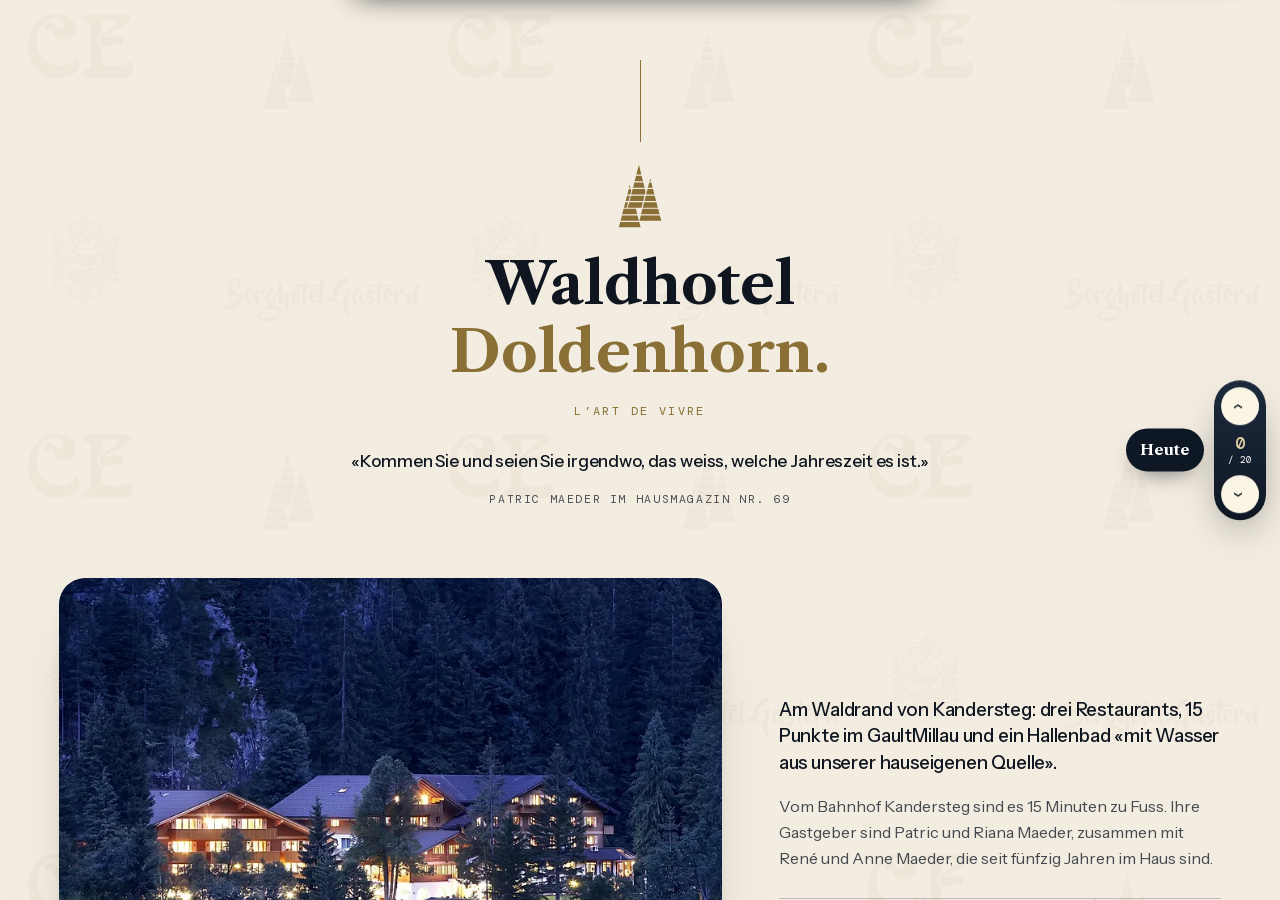
<file: varianten/doldenhorn-1/index.html>
<!doctype html>
<html lang="de-CH"><head><meta charset="utf-8"><meta name="viewport" content="width=device-width, initial-scale=1">
<title>Waldhotel Doldenhorn · 20 Fassungen · Familie Maeder</title><meta name="robots" content="noindex, nofollow">
<link rel="stylesheet" href="../../assets/css/main.css?v=32"><link rel="stylesheet" href="../../assets/css/reise.css?v=32"><link rel="stylesheet" href="doldenhorn.css?v=6">
<style>.dv:not(.dv-dunkel):not(.dv0)::before{background-image:url("data:image/svg+xml;utf8,%3Csvg xmlns='http://www.w3.org/2000/svg' viewBox='0 0 420 420' fill='%238a7036' fill-opacity='.05'%3E%3Csvg x='28' y='36' width='105.4' height='64' viewBox='87 0 112 68'%3E%3Cpath  d='M170.5,0.6c5.6,0,11.1,0,16.7,0c2.1,0,4.2,0.2,6.2,0.9c3.3,1.1,3.9,3.4,1.6,6c-1.8,2-4.1,3.5-6.4,5%0A%09%09c-4.1,2.5-8.4,4.7-12.6,7c-1.7,0.9-3.4,1.8-5,2.9c-0.5,0.4-1.1,0.7-1.5,1.2c-0.3,0.2-0.5,0.6-0.3,1c0.2,0.3,0.6,0.5,0.9,0.4%0A%09%09c0.6-0.2,1.2-0.3,1.8-0.6c1.8-0.7,3.5-1.4,5.4-1.7c2.8-0.4,5.5-0.1,8.1,1.3c1.7,1,3,2.4,3.1,4.5c0.1,1.6-0.2,3.1-1.3,4.4%0A%09%09c-0.5,0.6-1.2,1.1-2,1.3c-0.3,0.1-0.6,0.2-0.5-0.4c0.1-1.2-0.3-1.7-1.6-1.8c-1.3-0.1-2.6,0.1-3.8,0.4c-2.3,0.6-4.7,1.3-7,1.7%0A%09%09c-1.6,0.3-3.2,0.4-4.8-0.1c-3.9-1.3-6-5.7-3.5-9.4c1.4-2.2,3.3-3.8,5.4-5.4c2.6-2.1,5.5-3.8,8.2-5.8c1.3-0.9,2.6-1.8,3.5-3.1%0A%09%09c0.9-1.2,0.6-2.6-0.6-3.5c-0.5-0.3-1.1-0.5-1.7-0.7c-1-0.3-2.1-0.3-3.1-0.4c-2.2-0.2-4.4-0.1-6.6,0.2c-2.6,0.4-3.8,1.8-3.9,4.5%0A%09%09c0,2.8-0.1,5.6,0,8.4c0,1.1-0.3,1.8-1.1,2.6c-1.9,1.8-3.2,3.9-3.3,6.6c-0.1,1.6,0.4,2.9,1.3,4.2c0.7,1,1.5,1.8,2.4,2.5%0A%09%09c0.5,0.4,0.7,0.8,0.7,1.4c0,4,0,7.9,0,11.9c0,3,1.2,4.8,4,6c2,0.8,4.1,1.1,6.3,1.2c2.7,0.2,5.3,0.3,8,0.2c1.9-0.1,3.9-0.1,5.7-0.7%0A%09%09c2-0.6,3.5-1.6,4.2-3.7c0.2-0.6,0.5-0.5,1-0.3c1.8,0.9,3,2.3,3.8,4.1c0.8,2,1,4.1,0.4,6.3c-0.7,2.7-2.4,4.4-4.9,5.5%0A%09%09c-2.6,1.1-5.3,1.4-8,1.3c-3.4-0.1-6.8-0.3-10.3-0.5c-5.5-0.3-11,0.1-16.4,0.3c-2.6,0.1-5.2,0.3-7.8,0.1c-2.1-0.2-4.2-0.8-6-2%0A%09%09c-1.9-1.2-2-2.4-0.2-3.9c0.9-0.8,2-1.3,3.1-1.9c1.3-0.8,2.6-1.5,3.8-2.4c1.1-0.9,1.6-1.9,1.6-3.3c0-13.1,0-26.1,0-39.2%0A%09%09c0-0.3,0-0.6,0-1c0-2-0.8-3.5-2.5-4.6c-1.2-0.7-2.4-1.5-3.6-2.2c-0.8-0.5-1.5-0.9-2.2-1.5c-1.2-0.9-1.2-2.1,0-3.1%0A%09%09c0.7-0.6,1.5-0.9,2.4-1.2c2.7-0.8,5.6-1,8.4-1C160.5,0.5,165.5,0.5,170.5,0.6L170.5,0.6z'/%3E%3Cpath  d='M96,28.3c-0.1,6.8,1.7,12.5,5.7,17.3c4,4.8,9.1,7.8,15.2,8.8c4.5,0.7,8.9,0.3,13.2-1.4%0A%09%09c3.2-1.3,5.7-3.4,6.8-6.8c0.2-0.7,0.6-0.7,1.1-0.5c1.3,0.5,2.2,1.5,2.7,2.8c2,5.1,1.1,10.5-4.1,14.3c-2.9,2.1-6.2,3.3-9.6,4%0A%09%09c-6.2,1.3-12.3,1.5-18.4-0.2c-9.7-2.8-16-9.1-19.4-18.5c-1.9-5.3-2.3-10.8-1.8-16.4c0.4-5.2,1.6-10.2,3.9-14.9%0A%09%09c3.1-6.4,7.7-11.4,14.2-14.5c4.7-2.3,9.7-2.7,14.9-2.1c3.4,0.4,6.7,1.3,9.7,3c3.5,2,6.1,4.7,7.1,8.8c0.8,3.4,0.6,6.7-1.3,9.8%0A%09%09c-2,3.3-5,4.8-8.6,5.4c-2.4,0.4-4.7,0.3-7-0.4c-4.4-1.4-7.1-5.5-7.1-9.4c0-0.6-0.1-1.1-0.3-1.7c-0.2-0.5-0.4-0.9-0.9-1.1%0A%09%09c-0.5-0.3-1.1-0.4-1.6-0.1c-0.5,0.3-0.5,0.8-0.4,1.3c0.1,1.1,0,1.4-1.1,1.7c-1.6,0.4-3.1-0.1-3.8-1.1c-0.9-1.3-0.8-3.5,0.1-4.8%0A%09%09c1.1-1.5,2.6-2.2,4.4-2.2c2-0.1,3.7,0.7,5.1,2.1c0.8,0.8,1.5,1.6,2.2,2.4c1.1,1.1,2.5,1.7,4.2,1.5c2.1-0.2,3.8-1.9,4-4%0A%09%09c0.2-2.6-1-4.5-3.3-5.7c-2.3-1.2-4.7-1.4-7.2-1.3c-5.9,0.2-10.3,3-13.7,7.7c-2.5,3.6-3.8,7.6-4.5,11.9C96.1,25.6,96,27.2,96,28.3'%0A%09%09/%3E%3C/svg%3E%3Csvg x='262' y='54' width='53.9' height='78' viewBox='282.26 400.65 31.24 45.18'%3E%3Cpath fill-rule='nonzero'  d='M 283.816406 441.621094 L 282.855469 445.226562 L 298.234375 445.226562 L 297.273438 441.621094 Z M 285.019531 436.9375 L 284.054688 440.78125 L 297.035156 440.78125 L 296.074219 436.9375 Z M 298.355469 436.9375 L 297.394531 440.78125 L 312.894531 440.78125 L 311.8125 436.9375 Z M 286.21875 432.25 L 285.136719 436.09375 L 295.832031 436.09375 L 294.871094 432.25 Z M 299.558594 432.25 L 298.476562 436.09375 L 311.574219 436.09375 L 310.613281 432.25 Z M 287.421875 427.683594 L 286.460938 431.53125 L 288.503906 431.53125 L 289.34375 427.683594 Z M 290.183594 427.683594 L 289.105469 431.53125 L 298.835938 431.53125 L 299.796875 427.683594 Z M 300.757812 427.683594 L 299.675781 431.53125 L 310.371094 431.53125 L 309.410156 427.683594 Z M 288.621094 422.996094 L 287.660156 426.84375 L 289.703125 426.84375 L 290.664062 422.996094 Z M 291.386719 422.996094 L 290.425781 426.84375 L 300.039062 426.84375 L 301 422.996094 Z M 301.960938 422.996094 L 300.878906 426.84375 L 309.167969 426.84375 L 308.207031 422.996094 Z M 289.824219 418.3125 L 288.863281 422.15625 L 290.90625 422.15625 L 291.625 419.394531 L 291.265625 418.3125 Z M 292.589844 418.3125 L 291.625 422.15625 L 301.238281 422.15625 L 301.71875 419.992188 L 301.238281 418.3125 Z M 303.164062 418.3125 L 302.082031 422.15625 L 307.96875 422.15625 L 307.007812 418.3125 Z M 289.945312 417.46875 L 291.027344 417.46875 L 290.546875 415.425781 Z M 293.789062 413.625 L 292.828125 417.46875 L 301.121094 417.46875 L 300.160156 413.625 Z M 304.363281 413.625 L 303.28125 417.46875 L 306.765625 417.46875 L 305.804688 413.625 Z M 304.484375 412.785156 L 305.566406 412.785156 L 304.964844 410.742188 C 305.085938 410.742188 304.484375 412.785156 304.484375 412.785156 M 294.992188 408.9375 L 294.03125 412.785156 L 299.917969 412.785156 L 298.957031 408.9375 Z M 297.035156 401.25 L 295.230469 408.097656 L 298.714844 408.097656 Z M 297.035156 401.25 '/%3E%3C/svg%3E%3Csvg x='52' y='236' width='68.7' height='92' viewBox='0 0 1044.0 1398.0'%3E%3Cg transform='translate(0.000000,1398.000000) scale(0.100000,-0.100000)'%3E%3Cpath d='M5066 13958 c-3 -13 -23 -45 -46 -72 -28 -34 -40 -58 -40 -80 0 -17%0A-9 -50 -21 -71 -11 -22 -27 -57 -34 -78 -15 -38 -43 -77 -127 -173 -47 -53%0A-48 -56 -48 -119 0 -64 -21 -105 -55 -105 -26 0 -151 -91 -249 -183 -111 -103%0A-153 -168 -178 -276 -14 -61 2 -186 32 -243 11 -22 19 -47 16 -54 -7 -18 -50%0A-18 -65 0 -12 15 -85 36 -123 36 -13 0 -48 12 -78 26 -30 14 -87 29 -127 34%0A-40 5 -88 17 -106 26 -27 15 -65 18 -232 18 -219 1 -410 -26 -556 -79 -36 -13%0A-88 -26 -115 -30 -27 -4 -63 -16 -80 -26 -17 -10 -51 -26 -75 -34 -23 -9 -50%0A-22 -59 -29 -8 -7 -32 -19 -52 -25 -20 -7 -66 -34 -103 -61 -36 -28 -78 -56%0A-93 -64 -15 -8 -39 -27 -53 -42 -15 -16 -50 -51 -79 -79 -90 -86 -203 -244%0A-216 -304 -4 -14 -18 -46 -32 -70 -90 -158 -112 -563 -40 -732 39 -92 108%0A-174 208 -249 53 -38 96 -61 140 -74 36 -10 85 -25 110 -32 71 -23 151 -28%0A252 -15 169 21 262 67 387 192 82 82 95 98 132 169 33 63 34 68 34 186 0 154%0A-28 220 -132 305 -93 78 -106 83 -194 81 -109 -3 -123 10 -86 76 15 28 27 57%0A27 65 0 29 49 57 102 57 27 0 63 7 80 16 18 9 61 26 97 38 66 22 66 22 131 0%0A107 -38 271 -27 344 24 98 68 91 66 167 52 57 -11 82 -11 134 -1 71 14 83 11%0A148 -44 21 -18 72 -47 115 -65 78 -33 79 -33 179 -14 44 8 93 -38 93 -89 0%0A-39 -10 -49 -61 -66 -20 -6 -53 -26 -74 -44 -38 -33 -38 -33 -47 -142 -8 -90%0A-14 -116 -34 -146 -21 -31 -24 -46 -24 -126 0 -105 -4 -111 -82 -122 -29 -5%0A-78 -20 -108 -34 -30 -15 -61 -27 -68 -27 -7 0 -56 -22 -109 -50 -53 -27 -101%0A-50 -108 -50 -22 0 -184 -88 -340 -184 -117 -72 -175 -112 -233 -162 -21 -17%0A-55 -44 -78 -60 -151 -109 -504 -468 -634 -647 -19 -26 -48 -64 -64 -85 -15%0A-20 -60 -84 -98 -142 -39 -58 -78 -114 -88 -125 -10 -11 -21 -31 -25 -45 -4%0A-14 -18 -36 -30 -50 -13 -14 -32 -43 -42 -65 -11 -22 -28 -53 -37 -70 -9 -16%0A-16 -35 -16 -42 0 -6 -11 -24 -24 -40 -22 -26 -51 -88 -96 -206 -10 -27 -23%0A-54 -29 -61 -15 -18 -70 -152 -86 -209 -7 -27 -21 -59 -30 -73 -9 -14 -24 -57%0A-35 -97 -39 -151 -73 -263 -93 -302 -11 -22 -24 -74 -28 -116 -5 -42 -16 -96%0A-24 -120 -9 -24 -22 -100 -30 -169 -7 -69 -23 -155 -35 -192 -11 -37 -21 -88%0A-22 -115 -3 -141 -53 -168 -171 -93 -73 46 -80 69 -79 255 0 167 23 289 84%0A455 11 30 23 80 27 111 5 31 20 82 34 115 35 83 65 176 88 273 11 45 26 95 34%0A110 21 42 84 241 96 305 5 31 19 72 30 90 11 19 24 62 30 96 5 35 17 76 26 93%0A8 17 22 78 29 135 9 70 21 116 35 139 46 75 51 555 6 624 -9 13 -23 52 -31 87%0A-14 62 -80 195 -139 281 -43 62 -233 248 -277 271 -19 10 -57 30 -84 44 -27%0A14 -56 26 -63 26 -8 0 -36 11 -63 25 -107 54 -422 52 -541 -5 -35 -16 -75 -30%0A-89 -30 -78 0 -343 -237 -378 -337 -7 -20 -19 -44 -28 -54 -8 -9 -21 -37 -29%0A-61 -7 -23 -22 -63 -33 -88 -17 -39 -19 -65 -18 -205 2 -160 2 -160 36 -223%0A41 -78 119 -150 208 -194 64 -32 72 -33 182 -33 149 0 201 29 310 169 58 75%0A56 169 -5 238 -61 68 -81 78 -160 78 -61 0 -76 -4 -114 -30 -58 -40 -65 -38%0A-58 11 15 110 149 183 273 149 38 -11 54 -23 88 -69 49 -66 106 -126 125 -132%0A10 -4 15 -33 18 -114 3 -93 7 -115 26 -145 13 -19 29 -48 35 -65 8 -19 35 -45%0A73 -69 68 -44 76 -55 59 -87 -52 -96 -37 -429 20 -464 13 -8 13 -72 -1 -80 -5%0A-4 -21 -30 -34 -58 -14 -29 -34 -68 -45 -87 -20 -33 -21 -47 -18 -222 3 -187%0A3 -187 -24 -215 -14 -15 -34 -46 -45 -68 -10 -22 -26 -41 -35 -43 -32 -6 -39%0A41 -35 227 5 179 -4 284 -29 356 -8 23 -14 57 -14 77 0 64 -66 203 -119 249%0A-97 86 -146 100 -339 100 -145 0 -145 0 -216 -36 -93 -49 -123 -77 -156 -152%0A-16 -34 -38 -66 -49 -73 -32 -16 -33 -325 -1 -333 20 -5 34 -30 45 -80 9 -46%0A69 -101 146 -137 69 -31 74 -32 174 -28 82 4 109 9 137 26 62 39 77 16 37 -53%0A-35 -59 -23 -147 36 -260 61 -118 50 -139 -46 -95 -69 31 -126 26 -206 -17%0A-72 -40 -145 -110 -158 -153 -4 -14 -19 -37 -32 -52 -25 -26 -43 -83 -46 -143%0A-3 -44 41 -47 98 -6 24 17 51 31 61 31 10 0 45 13 79 30 96 47 163 20 199 -79%0A10 -28 24 -55 32 -62 8 -6 19 -30 25 -52 6 -23 22 -55 36 -72 94 -116 100%0A-135 53 -187 -28 -31 -30 -37 -30 -115 0 -104 -13 -116 -107 -90 -43 11 -72%0A13 -113 7 -123 -19 -239 -50 -310 -83 -42 -20 -88 -39 -103 -42 -26 -7 -27%0A-10 -27 -70 0 -62 0 -64 30 -70 17 -4 60 -22 96 -41 36 -19 73 -34 81 -34 9 0%0A51 -12 92 -26 71 -24 86 -26 216 -23 l140 4 1 -86 c0 -81 3 -89 32 -130 41%0A-56 40 -73 -7 -119 -21 -20 -51 -64 -66 -96 -15 -33 -35 -67 -44 -77 -9 -10%0A-27 -46 -41 -80 -34 -83 -57 -96 -142 -78 -35 7 -99 32 -143 55 -174 92 -185%0A70 -75 -154 50 -104 65 -120 154 -169 98 -53 139 -59 211 -28 105 44 113 28%0A56 -108 -52 -121 -60 -176 -33 -241 45 -107 31 -125 -61 -77 -96 50 -223 36%0A-337 -39 -68 -44 -89 -64 -90 -86 0 -27 -32 -81 -51 -87 -31 -10 -29 -339 2%0A-355 11 -7 31 -35 44 -64 53 -120 206 -200 385 -200 258 0 421 130 450 359 5%0A39 16 90 25 115 14 37 17 88 17 282 1 247 5 279 42 265 9 -4 24 -24 33 -44 8%0A-21 31 -55 50 -77 30 -32 34 -43 28 -70 -3 -17 -9 -90 -12 -163 -5 -131 -5%0A-132 25 -195 17 -35 33 -73 37 -86 4 -12 17 -34 31 -49 31 -34 30 -64 -3 -104%0A-26 -30 -33 -57 -49 -179 -3 -25 1 -86 10 -138 28 -161 26 -170 -47 -234 -88%0A-78 -121 -146 -125 -258 -4 -116 -6 -123 -52 -155 -23 -16 -52 -47 -65 -69%0A-50 -86 -88 -111 -163 -111 -95 1 -191 58 -209 126 -7 24 -15 55 -19 68 -4 13%0A-3 22 2 20 5 -2 42 -21 83 -42 79 -41 90 -42 171 -12 120 44 164 164 102 281%0A-24 47 -127 154 -148 154 -5 0 -31 12 -59 25 -69 34 -160 34 -233 0 -30 -14%0A-62 -25 -73 -25 -25 0 -175 -138 -200 -184 -49 -93 -48 -358 3 -489 18 -45 42%0A-98 55 -117 13 -19 23 -40 23 -47 0 -7 13 -27 28 -45 15 -18 36 -45 45 -60 64%0A-103 318 -246 482 -272 129 -21 334 -17 420 9 186 55 450 249 517 380 12 22%0A31 54 42 70 27 36 82 167 92 215 3 19 15 50 25 70 47 91 47 488 0 624 -12 32%0A-28 100 -36 150 -19 109 -48 218 -81 305 -14 35 -31 94 -39 132 -8 39 -21 82%0A-29 98 -8 15 -22 58 -30 95 -9 36 -24 83 -35 104 -10 20 -22 57 -26 82 -4 25%0A-15 61 -25 80 -10 20 -23 61 -28 91 -6 31 -20 71 -31 90 -11 19 -25 67 -31%0A106 -5 38 -19 91 -30 117 -11 26 -25 77 -31 114 -6 37 -19 83 -29 102 -36 72%0A-46 389 -15 450 35 69 139 123 181 95 33 -22 42 -64 49 -245 3 -97 12 -183 20%0A-210 8 -25 21 -94 30 -155 9 -60 24 -141 35 -180 10 -38 23 -110 29 -158 7%0A-58 18 -101 31 -123 12 -18 26 -64 32 -101 6 -37 19 -84 29 -105 10 -20 21%0A-56 25 -80 4 -23 17 -63 29 -88 13 -25 30 -69 39 -99 26 -88 67 -185 88 -207%0A10 -12 25 -44 32 -72 8 -28 21 -61 30 -73 9 -13 16 -31 16 -40 0 -9 12 -34 26%0A-55 15 -21 51 -86 81 -144 30 -58 60 -112 68 -120 7 -8 22 -33 34 -55 12 -22%0A37 -62 56 -90 19 -27 52 -74 73 -104 61 -87 120 -166 192 -254 19 -24 53 -66%0A75 -93 99 -121 461 -463 550 -519 17 -11 55 -40 85 -66 30 -25 71 -54 90 -64%0A19 -9 43 -24 52 -33 16 -14 81 -52 268 -157 41 -23 91 -47 111 -54 20 -6 44%0A-20 54 -31 10 -11 34 -22 54 -25 20 -4 61 -17 91 -30 30 -14 81 -32 113 -41%0A70 -19 83 -37 90 -127 4 -53 11 -77 33 -109 25 -36 30 -53 34 -134 7 -112 21%0A-137 100 -175 77 -37 92 -89 41 -140 -28 -28 -34 -29 -115 -29 -99 0 -181 -30%0A-249 -90 -38 -33 -38 -33 -194 -34 -146 -1 -157 0 -186 21 -44 33 -182 83%0A-246 90 -46 4 -67 1 -118 -21 -81 -34 -138 -34 -206 0 -32 17 -79 30 -121 34%0A-76 9 -122 45 -146 117 -23 67 -14 78 65 78 113 1 240 77 290 174 13 25 32 53%0A43 62 40 34 40 243 1 311 -11 18 -28 53 -39 76 -36 78 -195 218 -302 267 -123%0A55 -367 72 -473 32 -22 -9 -66 -23 -97 -31 -119 -33 -289 -193 -321 -302 -8%0A-28 -25 -71 -38 -95 -38 -73 -41 -327 -5 -423 15 -38 35 -103 45 -145 18 -70%0A49 -144 104 -246 47 -88 174 -226 296 -323 47 -38 200 -142 208 -142 3 0 70%0A-29 148 -65 96 -44 154 -65 181 -65 21 0 71 -12 109 -26 209 -74 728 -66 938%0A15 16 6 44 11 64 11 24 0 54 11 85 31 58 38 120 45 126 16 2 -11 -8 -45 -22%0A-77 -50 -110 -34 -255 37 -350 50 -67 196 -220 210 -220 5 0 25 -14 45 -31 20%0A-18 58 -42 85 -54 80 -37 98 -60 91 -114 -6 -55 33 -130 115 -216 32 -34 51%0A-65 59 -95 6 -25 20 -63 32 -85 11 -21 20 -46 20 -54 0 -42 94 -151 131 -151%0A38 0 125 155 164 293 10 35 29 63 69 104 31 31 56 60 56 63 0 4 14 24 30 45%0A25 32 30 47 30 94 0 68 10 84 71 109 25 11 62 36 83 56 22 20 44 36 51 36 28%0A0 191 176 233 251 42 76 42 78 42 178 0 86 -4 110 -27 166 -33 82 -26 95 43%0A71 26 -9 58 -26 71 -38 16 -15 43 -25 81 -29 31 -4 84 -17 117 -29 173 -63%0A691 -61 880 3 39 13 94 27 123 31 32 4 98 28 165 60 62 29 122 57 134 60 24 8%0A81 43 197 123 97 68 269 253 339 366 33 54 81 169 91 217 3 19 19 64 34 100%0A26 63 27 70 27 260 0 179 -2 198 -21 230 -11 19 -29 59 -39 88 -25 68 -108%0A168 -188 225 -133 94 -230 122 -427 121 -201 -1 -253 -21 -462 -172 -44 -32%0A-104 -113 -119 -162 -6 -19 -23 -52 -36 -72 -36 -53 -39 -202 -6 -263 12 -22%0A33 -64 47 -93 22 -45 38 -60 116 -112 89 -58 111 -65 210 -72 34 -3 35 -4 34%0A-45 -2 -89 -65 -143 -169 -143 -26 0 -65 -13 -110 -36 -78 -39 -107 -39 -180%0A-1 -82 44 -277 11 -369 -62 -35 -28 -35 -28 -194 -26 -160 2 -160 2 -198 33%0A-88 70 -148 92 -248 92 -113 0 -136 12 -136 71 0 44 24 74 90 114 62 37 75 66%0A73 159 -3 80 -2 84 32 132 28 39 35 58 35 96 0 56 22 82 78 93 20 4 53 15 73%0A26 21 10 59 23 85 29 26 6 60 22 76 35 20 17 42 25 66 25 21 0 52 10 72 22 19%0A12 82 46 140 75 58 29 128 66 155 82 28 16 67 39 87 51 65 36 223 143 231 157%0A4 7 26 22 47 33 21 11 43 26 47 33 4 7 24 24 43 37 80 54 283 245 440 415 71%0A77 133 153 223 278 23 32 57 76 75 98 17 23 32 44 32 49 0 4 12 23 28 43 15%0A20 41 59 57 87 17 28 43 69 58 91 16 22 47 77 71 122 24 45 53 100 64 122 12%0A22 36 74 54 115 17 41 41 88 51 103 18 26 38 76 87 212 9 28 29 73 43 100 14%0A28 31 79 37 115 6 35 17 76 25 90 7 14 18 49 24 78 6 29 20 71 31 93 11 21 25%0A74 31 117 5 42 16 106 24 142 8 36 24 110 34 166 10 55 26 120 34 145 10 30%0A19 121 27 265 15 290 15 292 107 250 94 -44 137 -211 92 -361 -5 -16 -13 -64%0A-18 -105 -6 -41 -19 -95 -30 -120 -11 -25 -24 -79 -29 -121 -5 -41 -17 -90%0A-26 -107 -9 -17 -23 -61 -31 -97 -9 -37 -24 -83 -35 -102 -10 -20 -22 -61 -26%0A-92 -4 -31 -19 -83 -34 -116 -15 -33 -31 -76 -35 -95 -4 -19 -16 -52 -27 -74%0A-11 -21 -24 -68 -30 -105 -6 -36 -19 -78 -30 -93 -10 -15 -23 -55 -29 -89 -5%0A-33 -16 -71 -24 -83 -8 -12 -21 -65 -29 -117 -9 -56 -23 -110 -35 -131 -12%0A-20 -25 -67 -31 -112 -5 -42 -16 -102 -24 -134 -19 -79 -27 -151 -27 -267 -1%0A-133 45 -380 77 -416 8 -9 21 -38 30 -65 9 -27 22 -56 29 -64 7 -8 23 -35 35%0A-59 12 -24 41 -65 64 -90 23 -25 49 -55 57 -67 67 -96 298 -244 406 -258 28%0A-3 68 -13 87 -21 92 -38 438 -5 522 50 14 9 43 23 65 30 55 20 201 137 239%0A191 8 12 39 53 68 90 28 38 52 78 52 90 0 12 14 48 30 79 76 145 67 406 -18%0A532 -53 78 -83 102 -193 158 -82 40 -98 45 -160 45 -88 0 -189 -38 -224 -84%0A-14 -18 -36 -38 -49 -45 -29 -16 -86 -139 -86 -185 1 -17 13 -56 29 -86 26%0A-53 31 -56 101 -83 96 -37 149 -32 196 20 58 63 93 29 54 -53 -35 -71 -113%0A-125 -193 -131 -85 -7 -114 9 -173 98 -31 46 -60 77 -85 89 -43 23 -49 35 -49%0A103 -1 153 -30 216 -154 337 -56 53 -58 80 -21 197 32 100 31 122 -5 226 -41%0A119 -42 205 -2 268 58 91 82 240 56 352 -20 88 -24 73 47 178 20 30 43 60 52%0A68 10 8 17 28 17 50 0 38 14 70 26 58 4 -4 8 -127 10 -274 3 -373 10 -455 39%0A-517 13 -28 29 -71 36 -95 17 -57 78 -122 157 -166 137 -75 258 -86 407 -34%0A157 54 236 125 270 244 24 79 17 316 -10 367 -10 18 -26 49 -36 69 -38 75%0A-201 159 -310 159 -29 0 -67 -10 -101 -25 -80 -37 -102 -35 -93 13 3 20 9 83%0A12 138 5 98 4 104 -27 167 -53 111 -35 161 39 106 64 -47 211 -10 295 76 79%0A80 114 131 121 178 4 23 16 52 27 63 30 33 21 78 -15 82 -16 2 -36 -3 -45 -11%0A-25 -21 -150 -80 -202 -94 -63 -17 -98 -16 -115 5 -44 50 -64 81 -74 118 -6%0A23 -20 49 -30 58 -11 10 -23 31 -26 47 -4 16 -23 48 -42 72 -67 79 -67 80 -42%0A129 17 33 24 67 28 143 6 100 6 100 46 97 148 -12 262 -7 333 15 40 13 81 23%0A91 23 10 0 35 14 56 30 21 17 46 30 56 30 37 0 72 43 72 88 0 52 -22 78 -76%0A93 -22 6 -52 20 -67 31 -61 44 -271 72 -437 57 -66 -6 -77 12 -78 121 0 76 -3%0A92 -21 112 -39 43 -37 54 21 119 30 34 55 69 55 79 0 9 12 35 26 56 15 21 35%0A58 45 82 24 54 65 109 89 117 24 7 199 -51 225 -75 23 -21 86 -50 110 -50 36%0A0 38 44 6 105 -17 32 -31 68 -31 81 0 35 -111 155 -183 199 -86 52 -168 60%0A-215 20 -72 -61 -104 -9 -51 83 33 55 34 61 37 191 l4 133 47 -8 c25 -4 98 -8%0A162 -8 138 0 163 11 252 112 76 86 82 107 82 297 0 143 -2 165 -22 207 -57%0A123 -194 211 -346 220 -240 15 -405 -50 -462 -184 -10 -24 -29 -68 -42 -98%0A-32 -71 -52 -309 -46 -555 3 -168 -1 -235 -15 -234 -4 0 -19 26 -34 57 -15 31%0A-48 82 -74 112 -44 52 -46 56 -39 100 28 183 13 321 -45 408 -45 68 -47 106%0A-11 226 46 153 47 177 17 270 -44 132 -35 183 35 213 14 6 46 40 71 75 51 70%0A82 187 71 265 -5 38 -3 41 55 91 36 31 68 70 81 98 31 65 69 80 178 66 96 -11%0A123 -26 163 -90 48 -77 29 -137 -24 -75 -23 26 -30 28 -113 31 -89 4 -89 4%0A-133 -33 -66 -54 -93 -108 -85 -170 8 -64 58 -157 101 -190 19 -15 46 -37 60%0A-50 33 -31 92 -41 223 -38 101 2 105 3 170 42 64 38 141 109 141 131 0 5 14%0A25 31 45 25 29 33 48 39 103 5 37 11 81 15 99 10 46 -23 229 -52 287 -14 27%0A-31 70 -39 95 -42 142 -278 359 -434 401 -25 7 -63 22 -85 34 -37 20 -54 21%0A-250 21 -210 0 -210 0 -255 -27 -25 -14 -65 -32 -90 -38 -25 -7 -56 -20 -70%0A-30 -14 -9 -35 -21 -48 -24 -12 -4 -50 -32 -85 -62 -34 -30 -65 -54 -69 -54%0A-20 0 -218 -270 -218 -298 0 -4 -15 -38 -34 -77 -86 -175 -111 -515 -55 -735%0A4 -19 13 -68 19 -108 5 -40 21 -94 34 -120 13 -26 26 -75 29 -109 4 -35 16%0A-89 27 -120 12 -32 27 -83 35 -113 7 -30 22 -73 34 -95 12 -21 21 -55 21 -75%0A0 -19 10 -55 22 -80 11 -25 29 -72 38 -105 10 -33 30 -87 44 -120 14 -33 26%0A-78 26 -100 0 -22 10 -58 21 -80 12 -22 28 -60 35 -85 7 -25 22 -70 33 -100%0A11 -30 20 -70 21 -88 0 -19 11 -66 25 -105 62 -183 82 -458 37 -543 -30 -58%0A-85 -104 -125 -104 -47 0 -57 15 -57 89 0 66 -20 195 -38 241 -5 14 -15 68%0A-22 120 -6 52 -22 130 -36 173 -13 43 -24 97 -24 120 -1 23 -10 67 -21 97 -11%0A30 -30 88 -40 129 -11 41 -26 86 -34 100 -7 15 -19 54 -25 88 -7 35 -23 77%0A-36 95 -13 17 -24 42 -24 53 0 12 -10 42 -23 66 -13 24 -29 66 -36 93 -7 27%0A-21 62 -32 77 -11 15 -26 46 -34 68 -7 22 -20 50 -28 63 -8 13 -17 35 -21 49%0A-3 15 -22 46 -41 69 -21 26 -35 53 -35 70 0 15 -13 44 -30 65 -16 21 -30 41%0A-30 46 0 8 -83 137 -139 216 -17 23 -39 59 -50 80 -10 21 -29 47 -41 58 -13%0A11 -34 38 -48 60 -31 50 -116 154 -206 253 -38 42 -91 103 -119 136 -27 34%0A-62 69 -76 78 -14 10 -68 57 -120 105 -51 48 -103 94 -115 102 -12 8 -46 36%0A-76 61 -85 72 -222 166 -262 179 -20 7 -39 18 -42 26 -3 8 -20 21 -38 31 -18%0A9 -42 25 -53 35 -11 10 -40 25 -65 34 -24 9 -51 22 -60 29 -8 8 -62 35 -120%0A61 -58 26 -112 53 -120 61 -9 7 -40 19 -70 25 -30 6 -75 22 -100 35 -25 13%0A-61 24 -80 24 -63 0 -76 18 -84 115 -5 65 -13 99 -33 138 -23 45 -27 63 -25%0A128 2 98 -29 154 -107 193 -78 40 -99 82 -62 127 17 22 29 25 128 30 118 6%0A166 24 248 89 58 47 77 51 154 38 55 -9 80 -9 125 2 64 15 83 10 145 -40 29%0A-24 60 -35 137 -51 108 -22 152 -20 222 11 61 27 99 25 175 -11 36 -17 93 -34%0A125 -39 82 -11 92 -19 131 -96 46 -90 40 -99 -65 -99 -94 0 -157 -30 -235%0A-112 -91 -95 -104 -130 -104 -273 0 -168 18 -207 167 -368 105 -114 359 -207%0A507 -186 193 26 261 44 302 78 17 14 35 26 40 26 30 0 146 105 205 185 60 82%0A102 282 90 430 -9 119 -62 361 -86 395 -11 16 -26 46 -34 67 -43 123 -249 350%0A-424 468 -122 82 -351 195 -397 195 -15 0 -71 13 -124 29 -231 69 -304 81%0A-498 81 -153 0 -188 -3 -237 -20 -32 -11 -81 -22 -109 -26 -68 -8 -284 -72%0A-323 -95 -38 -23 -82 -25 -90 -4 -4 9 3 38 15 65 37 85 31 258 -11 341 -43 83%0A-163 199 -300 289 -146 97 -148 99 -148 162 0 66 -16 97 -98 188 -38 42 -68%0A86 -74 108 -6 20 -18 48 -28 62 -10 14 -22 44 -25 65 -10 54 -25 80 -80 143%0A-51 57 -70 64 -79 30z m64 -302 c6 -8 21 -33 33 -55 33 -61 91 -144 117 -166%0A56 -50 55 -91 -1 -121 -54 -27 -38 -62 46 -104 39 -19 82 -43 95 -52 14 -10%0A32 -18 41 -18 9 0 32 -12 52 -27 20 -16 53 -39 73 -53 186 -126 258 -274 208%0A-430 -13 -41 -24 -82 -24 -92 0 -9 -20 -54 -45 -101 -51 -96 -54 -117 -24%0A-158 27 -39 55 -37 120 7 30 20 76 44 103 55 27 10 66 30 88 44 22 15 71 33%0A110 41 39 8 83 21 99 29 15 8 63 20 106 26 43 6 109 17 146 25 79 16 323 19%0A362 4 15 -6 71 -17 125 -25 54 -8 111 -20 126 -26 16 -6 67 -19 114 -28 47%0A-10 108 -30 135 -44 28 -15 93 -47 145 -72 102 -48 288 -187 338 -252 15 -20%0A45 -57 67 -82 38 -45 55 -75 123 -221 81 -172 107 -418 62 -590 -53 -205 -263%0A-345 -520 -345 -178 0 -291 49 -419 184 -145 153 -149 304 -11 442 92 92 160%0A94 254 8 91 -83 97 -150 23 -226 -48 -51 -90 -57 -124 -20 -38 40 -34 79 12%0A106 43 25 45 52 9 86 -38 35 -67 31 -118 -15 -54 -50 -80 -101 -73 -144 22%0A-128 170 -218 284 -171 46 19 69 19 118 -5 140 -68 315 54 315 220 0 67 -13%0A89 -85 135 -56 35 -75 70 -75 138 0 46 -17 66 -73 82 -98 28 -197 149 -197%0A240 0 54 -26 79 -74 70 -107 -20 -209 8 -282 75 -54 49 -89 52 -136 11 -47%0A-40 -67 -49 -134 -56 -106 -12 -145 6 -235 114 -34 39 -74 41 -135 5 -56 -33%0A-142 -31 -191 4 -48 34 -68 28 -139 -43 -95 -95 -127 -109 -249 -110 -110 -1%0A-127 -6 -175 -61 -41 -47 -60 -92 -60 -143 0 -79 -30 -101 -139 -101 -111 0%0A-110 -1 -90 132 14 90 31 138 70 194 30 43 49 116 49 183 0 31 -9 45 -60 96%0A-73 72 -73 82 -11 148 26 29 54 68 60 88 6 20 21 45 31 54 27 25 28 131 2 166%0A-10 13 -26 44 -35 69 -17 44 -75 101 -187 182 -20 15 -42 40 -48 55 -27 74%0A-52 162 -52 185 0 47 -64 81 -104 54 -18 -11 -26 -28 -31 -64 -4 -28 -17 -71%0A-31 -98 -13 -26 -24 -55 -24 -63 0 -26 -28 -60 -73 -88 -121 -77 -205 -198%0A-215 -310 -4 -46 -1 -58 27 -99 17 -26 31 -52 31 -57 0 -5 23 -35 50 -67 63%0A-73 63 -86 -5 -160 -55 -60 -55 -60 -55 -138 0 -78 0 -79 52 -156 47 -70 52%0A-82 54 -139 1 -34 7 -78 13 -97 19 -60 2 -80 -67 -80 -119 0 -163 32 -173 125%0A-8 75 -40 133 -98 172 -29 20 -44 22 -129 20 -116 -2 -152 13 -248 104 -69 67%0A-101 75 -161 38 -47 -29 -112 -27 -178 6 -77 37 -94 34 -149 -30 -65 -76 -90%0A-87 -194 -86 -83 1 -152 24 -152 52 0 11 -54 39 -77 39 -11 0 -36 -18 -57 -39%0A-67 -69 -142 -95 -253 -88 -106 7 -113 3 -113 -72 0 -22 -7 -58 -15 -79 -20%0A-48 -123 -140 -173 -154 -53 -14 -72 -35 -72 -77 0 -51 -38 -122 -79 -146 -68%0A-40 -91 -70 -91 -117 0 -99 48 -182 137 -234 59 -34 111 -36 185 -5 55 23 58%0A24 100 8 60 -23 93 -21 166 10 65 27 102 70 130 152 17 50 16 54 -32 114 -57%0A69 -94 86 -140 64 -51 -24 -52 -51 -5 -102 48 -52 50 -79 7 -105 -42 -25 -61%0A-25 -108 1 -115 65 -54 260 94 300 125 34 266 -112 266 -274 0 -151 -180 -344%0A-370 -396 -203 -56 -441 4 -570 146 -66 72 -84 108 -117 238 -26 103 -26 111%0A-15 208 15 131 48 260 78 304 13 19 27 51 30 72 8 40 115 203 178 269 60 63%0A227 186 293 217 32 15 97 47 145 71 57 29 113 50 165 59 43 9 99 24 125 35 26%0A11 63 20 83 20 21 0 76 10 124 21 105 27 341 29 412 4 23 -9 77 -19 118 -24%0A42 -4 92 -16 110 -25 18 -10 60 -22 93 -27 34 -6 90 -25 126 -44 36 -19 70%0A-35 76 -35 12 0 82 -44 128 -79 38 -30 71 -27 102 10 37 44 31 101 -16 154 -9%0A11 -28 56 -42 100 -13 44 -32 100 -41 125 -22 59 -13 114 32 196 50 91 229%0A256 303 279 14 4 39 20 57 36 20 17 49 30 78 34 31 5 51 15 65 33 27 33 26 37%0A-15 78 -42 42 -44 63 -7 106 16 18 42 53 59 78 17 25 40 54 52 64 11 11 21 23%0A21 28 0 58 59 100 90 64z m21 -764 c120 -79 188 -147 214 -216 22 -57 10 -89%0A-69 -195 -101 -136 -102 -204 -2 -301 51 -49 58 -81 28 -121 -59 -78 -92 -159%0A-92 -228 0 -110 -41 -185 -108 -197 -85 -16 -141 59 -153 206 -7 86 -19 116%0A-86 220 -33 50 -29 62 32 131 30 34 55 71 55 83 0 11 3 44 6 73 6 50 6 52 -38%0A100 -55 59 -118 152 -118 173 0 40 71 159 108 181 20 12 58 42 84 66 53 48 94%0A56 139 25z m-532 -1342 c108 -42 832 -48 946 -7 78 28 160 32 184 8 38 -38 19%0A-85 -49 -119 -41 -20 -58 -59 -44 -99 8 -24 15 -28 54 -31 72 -4 87 -10 100%0A-42 25 -59 -10 -100 -84 -100 -19 0 -67 -6 -107 -14 -270 -51 -816 -52 -1039%0A-1 -36 8 -82 15 -103 15 -68 0 -117 69 -83 115 12 17 24 19 80 17 64 -3 66 -2%0A76 24 21 54 -6 102 -77 138 -38 19 -46 66 -16 98 22 24 98 24 162 -2z m-1980%0A-272 c21 -112 -16 -144 -86 -76 -44 43 -44 81 -1 125 52 53 69 43 87 -49z%0Am5022 32 c36 -36 33 -61 -13 -103 -20 -19 -38 -27 -56 -25 -26 3 -27 6 -26 58%0A2 100 39 127 95 70z m-3080 -290 c168 -45 907 -47 1050 -3 85 26 226 24 265%0A-4 17 -12 60 -29 95 -37 93 -21 221 -69 254 -94 15 -12 35 -22 44 -22 9 0 39%0A-12 66 -25 28 -14 55 -25 62 -25 6 0 24 -11 40 -24 16 -14 54 -36 84 -51 66%0A-31 141 -75 166 -96 10 -9 40 -28 67 -43 105 -61 369 -277 512 -420 93 -94%0A344 -382 344 -396 0 -5 13 -25 30 -43 40 -46 93 -121 131 -187 18 -30 43 -68%0A56 -83 13 -16 23 -33 23 -39 0 -6 11 -25 24 -42 13 -18 43 -68 66 -111 23 -44%0A50 -91 60 -105 10 -14 21 -36 25 -50 4 -14 18 -45 31 -70 13 -25 24 -50 24%0A-56 0 -6 12 -29 26 -50 15 -21 33 -59 40 -84 17 -61 50 -143 85 -212 16 -31%0A32 -79 36 -105 3 -26 15 -65 25 -87 11 -21 24 -66 29 -100 6 -33 19 -77 31%0A-96 12 -21 24 -66 29 -113 5 -42 18 -110 29 -150 11 -39 26 -115 34 -167 9%0A-52 25 -133 37 -180 21 -82 22 -105 22 -685 1 -600 1 -600 -25 -695 -15 -52%0A-32 -132 -38 -177 -6 -45 -19 -107 -29 -136 -11 -30 -22 -90 -26 -133 -4 -47%0A-16 -100 -29 -129 -13 -28 -26 -69 -30 -90 -4 -22 -18 -62 -31 -90 -12 -27%0A-26 -75 -30 -105 -3 -30 -17 -75 -30 -100 -32 -59 -74 -165 -86 -215 -5 -22%0A-18 -52 -29 -66 -10 -15 -38 -69 -61 -120 -23 -52 -52 -105 -64 -119 -13 -14%0A-27 -42 -30 -63 -4 -21 -18 -50 -30 -65 -12 -15 -26 -38 -30 -52 -4 -14 -18%0A-39 -31 -57 -13 -17 -28 -42 -33 -55 -5 -13 -32 -54 -60 -91 -28 -37 -58 -80%0A-66 -95 -9 -15 -30 -46 -48 -68 -17 -23 -48 -63 -67 -89 -149 -205 -475 -534%0A-657 -663 -25 -18 -51 -40 -57 -48 -6 -8 -28 -25 -48 -37 -20 -12 -81 -52%0A-135 -88 -54 -37 -114 -74 -133 -83 -19 -9 -50 -27 -67 -40 -18 -13 -72 -40%0A-120 -61 -48 -20 -95 -43 -104 -51 -9 -8 -38 -20 -65 -28 -51 -14 -112 -38%0A-229 -90 -95 -42 -236 -44 -330 -4 -47 20 -85 27 -175 32 -140 9 -192 17 -197%0A33 -6 16 17 21 144 32 80 7 128 17 172 36 33 14 73 25 88 25 39 0 226 56 301%0A91 34 16 68 29 75 29 6 0 39 14 72 30 33 16 67 30 76 30 9 0 33 13 54 30 20%0A16 52 34 70 39 18 5 59 28 91 52 32 24 80 53 107 66 26 13 67 41 90 61 23 21%0A58 48 77 60 19 11 55 41 80 66 24 25 49 46 54 46 22 0 329 311 402 407 30 40%0A63 78 73 85 11 8 29 31 42 52 12 21 32 49 43 61 45 48 127 178 194 305 16 30%0A48 86 71 124 24 38 49 86 57 108 7 22 22 51 32 66 10 15 25 43 32 62 8 19 22%0A49 32 65 10 17 18 40 18 51 0 12 14 48 31 80 37 70 77 177 95 257 8 32 25 79%0A39 105 17 32 25 63 25 97 0 34 8 65 25 97 16 30 28 75 34 130 6 45 21 115 35%0A153 17 49 26 104 31 183 6 99 10 117 31 142 28 33 29 46 8 88 -13 26 -13 38%0A-2 74 31 106 6 1094 -29 1151 -3 5 -9 55 -13 111 -5 66 -15 117 -29 149 -11%0A26 -27 93 -36 148 -8 55 -20 109 -26 121 -6 11 -17 57 -25 101 -8 44 -23 94%0A-34 112 -11 17 -26 61 -34 96 -23 98 -69 222 -93 253 -12 15 -25 44 -28 65 -7%0A38 -65 167 -98 214 -10 15 -23 44 -29 64 -5 20 -21 55 -36 77 -14 23 -35 57%0A-48 76 -12 19 -24 47 -28 61 -3 14 -18 42 -33 62 -41 53 -140 199 -198 292%0A-11 17 -32 45 -47 61 -35 37 -120 140 -177 213 -23 31 -53 62 -65 70 -11 7%0A-38 34 -60 59 -21 25 -60 62 -87 81 -27 20 -97 78 -156 128 -171 147 -205 172%0A-291 219 -52 27 -98 55 -152 89 -19 13 -51 28 -71 34 -20 7 -45 21 -54 31 -10%0A11 -26 20 -35 20 -10 0 -44 13 -76 29 -32 16 -81 37 -109 46 -27 9 -95 33%0A-150 52 -55 18 -152 43 -215 53 -63 10 -158 28 -210 39 -105 23 -509 30 -600%0A11 -25 -6 -107 -21 -182 -34 -75 -14 -169 -33 -210 -44 -40 -11 -89 -23 -109%0A-26 -19 -4 -50 -17 -68 -30 -18 -14 -52 -28 -74 -31 -23 -4 -63 -18 -89 -31%0A-26 -13 -53 -24 -61 -24 -7 0 -31 -13 -53 -30 -21 -16 -57 -35 -79 -41 -22 -6%0A-49 -19 -60 -28 -11 -10 -54 -37 -95 -61 -41 -24 -103 -64 -137 -89 -35 -25%0A-86 -62 -114 -81 -114 -77 -428 -372 -500 -470 -15 -19 -45 -53 -67 -76 -22%0A-22 -45 -51 -52 -64 -7 -13 -32 -47 -56 -77 -24 -29 -51 -67 -59 -83 -8 -16%0A-26 -40 -40 -54 -14 -14 -25 -31 -25 -39 0 -8 -9 -22 -21 -33 -12 -10 -30 -37%0A-41 -59 -12 -22 -29 -51 -39 -64 -11 -13 -19 -31 -19 -41 0 -10 -9 -29 -20%0A-43 -31 -40 -207 -397 -220 -447 -6 -25 -20 -60 -30 -77 -11 -18 -26 -55 -34%0A-82 -8 -26 -21 -61 -29 -77 -8 -16 -20 -55 -27 -87 -6 -32 -23 -83 -36 -113%0A-13 -30 -24 -64 -24 -75 0 -11 -9 -41 -19 -67 -11 -26 -25 -90 -31 -142 -7%0A-52 -25 -137 -41 -189 -19 -61 -29 -115 -29 -156 0 -35 -7 -99 -15 -142 -35%0A-176 -51 -905 -24 -1083 6 -41 15 -102 20 -135 5 -33 13 -107 18 -165 6 -70%0A17 -127 34 -170 14 -36 28 -96 32 -135 4 -38 18 -105 31 -148 13 -43 24 -88%0A24 -100 0 -12 14 -51 31 -87 17 -36 33 -89 36 -120 3 -30 14 -71 24 -90 10%0A-19 25 -53 33 -75 31 -86 69 -175 120 -280 30 -60 57 -121 61 -135 4 -14 15%0A-36 25 -50 9 -14 55 -95 101 -180 46 -85 98 -171 115 -190 17 -19 47 -60 68%0A-90 74 -110 107 -155 125 -170 10 -9 30 -35 45 -58 15 -24 34 -46 42 -49 8 -3%0A28 -24 44 -47 36 -52 149 -169 226 -234 32 -28 84 -73 114 -101 30 -29 78 -67%0A105 -86 28 -19 79 -57 115 -85 35 -27 68 -50 72 -50 5 0 46 -24 91 -54 46 -29%0A100 -59 119 -65 20 -7 42 -19 50 -28 15 -18 85 -51 167 -78 30 -10 75 -31 100%0A-46 25 -16 58 -29 74 -29 15 0 49 -9 75 -19 26 -10 90 -29 142 -42 52 -12 109%0A-28 127 -36 18 -7 53 -13 77 -13 53 0 196 -30 196 -41 0 -15 -105 -29 -225%0A-29 -132 0 -203 -11 -269 -41 -61 -27 -120 -24 -191 10 -33 16 -80 36 -105 44%0A-93 31 -167 63 -193 83 -15 12 -44 25 -64 29 -21 4 -49 15 -63 24 -14 10 -63%0A39 -110 65 -156 87 -289 173 -359 232 -20 17 -44 35 -55 41 -95 51 -457 405%0A-565 551 -50 67 -63 84 -124 157 -19 22 -50 65 -70 95 -20 30 -50 75 -67 100%0A-81 121 -100 151 -128 206 -17 32 -40 73 -51 89 -12 17 -21 37 -21 46 0 9 -13%0A33 -30 54 -16 21 -30 44 -30 52 0 7 -14 39 -30 70 -17 31 -30 61 -30 68 0 7%0A-12 30 -27 51 -29 42 -67 138 -88 222 -8 30 -25 70 -39 90 -13 21 -28 60 -32%0A87 -3 28 -17 75 -29 105 -12 30 -25 75 -29 98 -4 24 -17 69 -30 100 -13 32%0A-27 84 -31 117 -4 33 -15 94 -25 135 -10 41 -24 113 -30 160 -5 47 -17 114%0A-25 150 -33 147 -37 201 -42 555 -6 451 6 694 42 828 14 51 25 107 25 125 0%0A18 11 81 24 140 14 59 29 141 34 183 7 52 17 86 31 106 14 19 26 56 32 104 6%0A41 19 94 29 119 11 25 24 65 31 90 6 24 22 66 35 92 13 26 24 54 24 62 0 22%0A61 177 85 216 12 19 29 58 40 85 26 71 64 145 91 178 13 15 28 45 34 65 5 20%0A30 64 55 97 25 33 49 74 54 91 4 16 27 55 50 85 22 29 54 79 70 109 17 30 48%0A75 71 99 22 24 40 47 40 51 0 9 81 111 148 188 83 94 386 394 425 420 20 13%0A37 28 37 31 0 4 25 24 56 46 31 22 71 52 88 66 60 49 289 196 361 231 17 8 70%0A36 118 61 48 26 95 47 104 47 9 0 34 12 54 26 20 14 63 32 94 40 32 9 67 21%0A79 29 11 7 46 18 76 24 30 7 65 18 77 27 57 37 185 43 294 14z m-3515 -120%0Ac23 -10 57 -21 75 -25 146 -30 362 -194 441 -334 82 -147 97 -180 107 -235 6%0A-32 20 -73 32 -92 42 -69 27 -455 -22 -546 -5 -10 -14 -57 -20 -106 -10 -82%0A-56 -252 -99 -370 -11 -29 -20 -64 -20 -78 0 -13 -11 -50 -24 -82 -13 -31 -27%0A-75 -31 -96 -3 -22 -17 -61 -30 -86 -13 -25 -26 -68 -30 -95 -5 -28 -21 -82%0A-36 -122 -16 -39 -29 -77 -29 -84 0 -7 -11 -36 -25 -65 -14 -30 -29 -85 -34%0A-122 -5 -38 -16 -83 -26 -102 -9 -18 -33 -94 -52 -169 -34 -129 -36 -147 -41%0A-342 -5 -244 -3 -253 79 -343 63 -69 119 -96 195 -96 68 0 74 -14 75 -208 1%0A-186 -6 -212 -54 -212 -11 0 -62 -19 -114 -41 -101 -45 -126 -68 -163 -151%0A-35 -79 -26 -475 13 -568 9 -19 20 -64 27 -99 6 -36 22 -85 34 -110 13 -25 26%0A-72 29 -103 3 -32 13 -70 21 -85 19 -32 106 -306 106 -331 0 -10 9 -34 20 -55%0A11 -21 25 -61 31 -90 6 -28 22 -77 34 -107 13 -30 26 -77 30 -105 4 -27 17%0A-68 28 -90 11 -22 29 -74 38 -115 10 -41 25 -102 33 -135 8 -33 19 -87 24%0A-120 5 -33 19 -86 31 -118 33 -89 34 -413 2 -502 -13 -33 -28 -81 -36 -106%0A-47 -164 -208 -377 -343 -456 -149 -88 -204 -106 -382 -129 -85 -11 -275 21%0A-359 61 -198 94 -271 176 -395 445 -46 101 -37 280 19 365 46 69 80 99 149%0A129 115 51 135 28 58 -63 -142 -165 -150 -273 -30 -428 18 -24 60 -60 93 -80%0A60 -38 60 -38 180 -38 152 0 197 23 260 131 47 79 82 104 148 104 50 0 87 13%0A87 31 0 5 -19 37 -42 69 -102 145 -16 320 157 320 103 0 121 22 67 85 -66 80%0A-83 120 -94 225 -13 125 -5 198 29 247 62 91 66 148 13 198 -16 16 -35 44 -41%0A64 -7 20 -23 58 -37 84 -38 74 -29 238 17 302 53 73 35 127 -51 154 -96 31%0A-108 87 -108 519 0 337 -1 352 -30 352 -22 0 -80 -55 -80 -75 0 -8 -14 -30%0A-30 -49 -54 -61 -96 -228 -109 -436 -6 -96 -15 -209 -19 -250 -7 -57 -6 -92 6%0A-145 13 -60 13 -85 2 -170 -7 -55 -14 -122 -15 -150 -9 -160 -24 -232 -65%0A-308 -22 -41 -46 -80 -53 -85 -26 -21 -179 -62 -229 -62 -87 0 -213 46 -254%0A92 -92 103 -111 249 -48 378 56 117 225 180 303 114 38 -31 38 -44 5 -83 -31%0A-38 -52 -39 -100 -6 -64 44 -111 32 -121 -31 -3 -21 -15 -54 -26 -72 -44 -74%0A1 -183 94 -229 83 -42 143 -47 234 -18 148 47 196 119 140 210 -29 47 -31 69%0A-9 110 9 17 29 55 45 87 15 31 33 59 38 63 17 10 13 44 -8 73 -34 49 -81 151%0A-81 177 0 37 45 138 85 191 45 59 44 76 -10 161 -40 62 -50 72 -83 77 -64 12%0A-72 16 -72 40 0 13 8 34 18 47 10 13 26 42 34 64 9 22 31 63 49 91 19 28 50%0A76 69 107 19 31 46 62 60 69 50 25 108 68 114 84 5 13 -14 38 -74 95 -91 89%0A-94 98 -42 146 59 55 113 82 204 102 134 29 132 27 143 152 4 57 2 70 -15 92%0A-23 29 -101 57 -160 57 -25 0 -59 14 -113 46 -80 48 -102 72 -92 102 6 20 82%0A99 119 125 51 35 29 81 -67 136 -48 28 -117 112 -117 142 0 9 -13 33 -30 54%0A-16 21 -30 43 -30 50 0 7 -16 36 -35 64 -56 81 -43 121 39 121 38 0 35 -3 104%0A123 30 55 28 70 -13 115 -31 35 -95 164 -95 192 0 19 62 143 87 173 30 37 29%0A53 -7 106 -17 24 -30 51 -30 60 0 9 -12 34 -25 56 -31 50 -31 59 0 117 41 77%0A36 95 -40 154 -45 35 -103 58 -178 71 -58 11 -178 -36 -220 -86 -47 -56 -54%0A-120 -22 -209 42 -117 30 -113 192 -75 31 7 63 -29 63 -71 0 -51 -27 -66 -121%0A-66 -93 0 -145 31 -192 115 -44 80 -47 92 -47 177 0 73 3 86 37 150 71 136%0A164 175 375 158 89 -7 93 -8 179 -80 27 -23 69 -128 69 -173 0 -22 6 -77 14%0A-121 35 -202 41 -283 22 -342 -9 -30 -14 -60 -10 -66 4 -7 8 -55 9 -108 1 -52%0A7 -133 13 -180 7 -47 12 -117 12 -156 0 -185 79 -392 182 -479 57 -48 59 -36%0A57 269 -3 390 4 468 46 533 28 42 43 55 87 71 53 20 53 20 52 65 0 33 -7 53%0A-27 76 -33 40 -41 80 -35 189 5 81 9 93 53 172 84 149 86 154 80 180 -3 14%0A-19 46 -35 73 -45 73 -53 116 -45 244 7 102 10 118 36 156 16 23 29 46 29 51%0A0 5 11 24 25 42 40 53 28 84 -33 84 -42 0 -131 28 -156 49 -29 25 -67 108 -73%0A160 -5 43 -2 53 29 97 58 82 53 114 -16 114 -55 0 -118 39 -146 92 -40 74 -94%0A128 -127 128 -15 0 -56 10 -90 22 -63 22 -63 22 -162 -11 -88 -28 -104 -38%0A-144 -80 -49 -53 -102 -147 -112 -202 -10 -57 44 -174 123 -261 54 -59 -14%0A-93 -88 -44 -132 87 -168 155 -169 317 0 118 5 137 65 249 8 14 25 48 38 76%0A45 94 164 208 275 260 53 26 114 56 136 67 73 38 290 42 371 7z m8414 -17 c36%0A-18 76 -33 91 -33 27 0 134 -76 196 -138 71 -72 127 -157 162 -246 34 -88 35%0A-95 36 -226 0 -136 0 -136 -34 -192 -52 -86 -133 -150 -185 -146 -58 4 -61 36%0A-8 86 55 52 102 158 102 229 0 115 -105 246 -234 291 -155 54 -332 -3 -386%0A-125 -19 -43 -65 -72 -177 -113 -42 -16 -43 -42 -4 -96 35 -49 44 -92 30 -152%0A-18 -81 -123 -168 -192 -159 -32 4 -44 1 -63 -18 -28 -28 -24 -46 27 -114 39%0A-52 48 -82 66 -232 8 -67 -22 -191 -58 -235 -39 -49 -37 -79 11 -153 59 -92%0A76 -129 90 -202 16 -88 -1 -209 -36 -254 -26 -35 -33 -96 -11 -112 6 -6 28%0A-16 48 -22 65 -21 99 -68 114 -157 16 -94 15 -58 20 -424 2 -162 4 -296 4%0A-298 1 -2 19 7 42 20 49 27 95 88 110 143 6 22 20 52 31 68 12 17 25 63 34%0A125 24 158 35 216 44 226 14 14 58 -20 80 -64 23 -45 38 -55 95 -64 60 -10 73%0A-20 53 -43 -9 -10 -39 -65 -68 -123 -80 -163 -124 -221 -206 -276 -89 -59 -91%0A-94 -12 -154 60 -46 68 -58 68 -100 0 -77 -102 -132 -290 -159 -62 -8 -82 -47%0A-76 -144 7 -102 43 -137 139 -137 16 0 59 -13 97 -30 38 -16 72 -30 76 -30 4%0A0 18 -10 31 -22 45 -42 21 -158 -33 -158 -22 0 -63 -41 -69 -71 -9 -41 16 -76%0A73 -100 52 -22 85 -56 108 -109 9 -19 24 -44 34 -55 10 -11 23 -38 30 -60 7%0A-22 20 -49 30 -60 29 -34 67 -109 63 -122 -3 -7 -17 -13 -31 -13 -40 -1 -71%0A-22 -103 -70 -16 -24 -29 -46 -29 -50 0 -12 -53 -31 -61 -23 -10 10 -24 76%0A-44 212 -8 51 -23 108 -34 125 -11 17 -24 49 -30 72 -17 64 -125 173 -149 149%0A-3 -3 -6 -133 -7 -288 0 -470 -21 -556 -144 -593 -65 -19 -76 -82 -24 -136 40%0A-42 50 -241 16 -323 -13 -32 -65 -118 -90 -148 -31 -38 -30 -87 2 -125 14 -17%0A29 -52 34 -79 6 -26 17 -65 25 -85 20 -47 20 -89 1 -134 -8 -19 -17 -57 -21%0A-84 -5 -37 -18 -65 -53 -111 -25 -34 -50 -68 -55 -75 -21 -27 13 -44 90 -44%0A92 0 115 -11 162 -74 36 -49 37 -54 37 -133 -1 -77 -3 -84 -33 -123 -52 -64%0A-39 -82 67 -94 52 -5 102 -49 135 -116 18 -39 31 -50 98 -84 175 -88 350 -32%0A473 153 53 79 34 241 -38 320 -19 21 -38 47 -41 58 -3 10 -20 27 -37 37 -33%0A20 -34 39 -1 44 65 10 218 -104 262 -193 42 -84 30 -280 -22 -390 -15 -33 -28%0A-66 -28 -74 0 -16 -88 -120 -172 -203 -147 -147 -443 -215 -668 -154 -103 28%0A-292 127 -323 171 -11 14 -32 32 -48 40 -16 9 -36 30 -45 47 -9 18 -38 60 -64%0A94 -27 35 -53 80 -60 101 -7 21 -22 56 -35 78 -12 22 -28 67 -34 100 -7 33%0A-19 88 -28 122 -19 76 -14 282 11 383 8 36 22 97 30 135 8 39 24 95 35 125 11%0A30 20 74 21 98 0 24 11 72 25 106 14 34 29 84 34 111 5 28 21 70 34 95 14 25%0A27 71 31 105 4 33 16 78 27 101 10 23 26 63 34 90 16 57 49 159 71 224 9 25%0A26 81 39 125 12 44 31 103 42 130 11 28 23 80 26 116 4 42 15 83 31 114 19 35%0A26 63 26 104 0 31 9 90 20 131 39 148 15 302 -65 421 -44 66 -45 67 -134 99%0A-50 18 -95 38 -101 46 -17 20 -14 375 4 392 7 7 38 17 70 21 37 5 65 16 84 32%0A77 67 105 96 113 118 26 65 49 177 49 233 0 77 -53 365 -74 406 -9 17 -21 63%0A-27 104 -10 66 -43 175 -145 484 -19 56 -34 107 -34 115 0 8 -13 41 -30 74%0A-21 42 -29 75 -30 111 0 34 -8 66 -24 97 -31 58 -81 221 -95 313 -6 39 -22 96%0A-35 126 -14 31 -30 93 -36 139 -6 46 -18 109 -26 140 -15 63 -18 249 -5 314%0A50 232 138 418 253 535 52 53 154 140 164 140 3 0 32 13 63 28 31 16 74 35 96%0A42 22 7 56 21 75 32 31 17 53 18 190 16 152 -3 156 -4 220 -35z m-4170 -102%0Ac47 -4 98 -13 113 -20 15 -6 69 -16 119 -21 110 -13 283 -58 359 -94 31 -14%0A63 -26 71 -26 13 0 178 -75 218 -99 8 -5 40 -21 71 -35 31 -14 86 -45 122 -69%0A37 -23 86 -54 110 -69 90 -57 255 -185 323 -253 39 -38 97 -96 130 -127 86%0A-83 135 -135 191 -203 28 -33 64 -75 82 -94 18 -19 39 -48 48 -65 9 -17 25%0A-43 37 -59 12 -15 35 -45 51 -66 17 -22 44 -63 60 -91 17 -29 42 -66 56 -84%0A14 -17 31 -46 38 -65 6 -19 17 -42 25 -50 28 -34 202 -388 209 -429 4 -18 15%0A-45 26 -60 19 -26 82 -203 96 -272 4 -19 16 -51 25 -71 18 -35 82 -282 95%0A-368 4 -25 16 -70 27 -100 19 -53 28 -118 48 -331 4 -52 13 -124 18 -160 19%0A-120 26 -542 10 -564 -22 -28 -59 -14 -118 44 -27 27 -61 57 -75 66 -14 9 -33%0A31 -42 48 -9 17 -34 51 -55 76 -43 50 -118 197 -111 217 7 18 43 16 64 -3 12%0A-10 48 -19 98 -25 45 -4 84 -10 88 -12 29 -17 90 54 78 92 -3 10 -25 32 -49%0A49 -129 93 -355 411 -356 501 0 14 -10 46 -21 71 -11 25 -25 73 -30 108 -5 35%0A-18 80 -29 101 -13 27 -22 74 -29 156 -13 166 -35 177 -113 55 -73 -114 -110%0A-198 -122 -275 -16 -101 -39 -102 -101 -6 -25 39 -50 71 -54 71 -5 0 -42 46%0A-82 102 -41 56 -83 111 -95 122 -12 12 -31 40 -43 63 -12 24 -33 50 -47 59%0A-14 10 -36 38 -49 63 -12 25 -35 57 -49 70 -33 31 -60 112 -52 157 13 65 32%0A69 272 66 184 -2 214 -1 228 13 21 22 20 32 -6 55 -82 71 -188 187 -188 205 0%0A10 27 45 60 77 33 33 63 65 67 72 5 6 23 22 41 35 38 27 54 58 41 83 -8 15%0A-35 17 -240 20 l-230 3 -35 43 c-29 34 -42 42 -68 42 -67 0 -67 0 -67 -369 0%0A-331 0 -331 -24 -359 -23 -27 -23 -27 -1502 -29 -813 -1 -1502 0 -1531 4 -61%0A6 -79 26 -61 67 17 36 25 37 267 38 291 1 308 9 201 98 -76 63 -169 163 -169%0A182 0 8 50 62 110 121 164 159 162 161 -145 158 -246 -2 -257 0 -275 54 -20%0A61 -96 54 -120 -11 -6 -14 -10 -183 -10 -391 0 -366 0 -366 -36 -430 -19 -35%0A-46 -71 -60 -79 -13 -9 -27 -27 -30 -41 -4 -13 -26 -48 -51 -76 -24 -29 -56%0A-70 -71 -92 -105 -157 -380 -446 -493 -520 -76 -49 -141 -119 -142 -150 0 -37%0A34 -65 78 -65 69 0 74 -13 77 -222 3 -160 1 -190 -13 -203 -25 -25 -412 -26%0A-437 -2 -30 31 -1 391 50 597 11 47 26 121 33 165 18 122 72 324 100 379 14%0A27 25 65 25 84 0 18 13 64 30 102 17 38 30 79 30 91 0 13 12 40 26 60 14 21%0A30 56 35 78 5 23 34 92 64 155 30 62 55 117 55 121 0 8 34 64 88 145 17 27 32%0A55 32 61 0 14 47 91 81 132 14 18 34 48 44 67 10 19 23 38 31 43 7 4 29 37 50%0A75 20 37 51 81 68 97 17 17 58 62 91 100 196 225 455 475 529 510 12 6 49 31%0A81 56 33 25 75 54 92 63 18 9 48 27 67 40 19 13 72 42 118 66 46 23 99 50 118%0A60 67 35 131 60 176 70 25 6 62 21 82 34 20 14 64 29 97 35 33 6 83 19 110 30%0A28 10 93 21 145 25 52 4 115 14 140 22 97 32 277 37 490 15z m-4621 -667 c36%0A-46 21 -91 -41 -125 -38 -20 -71 97 -38 136 19 23 56 18 79 -11z m8866 2 c28%0A-43 -12 -154 -50 -140 -21 9 -57 88 -49 110 20 56 72 72 99 30z m300 -768 c29%0A-7 57 -27 102 -73 72 -73 78 -95 71 -253 -5 -115 -27 -169 -86 -206 -20 -13%0A-43 -31 -51 -40 -17 -20 -143 -22 -181 -3 -40 20 -49 61 -19 93 44 47 54 48%0A115 13 65 -37 78 -31 113 52 71 165 19 284 -141 324 -76 19 -76 19 -147 -3%0A-81 -24 -155 -78 -166 -119 -3 -14 -1 -66 6 -114 13 -88 13 -88 -35 -184 -42%0A-85 -46 -99 -33 -113 8 -10 29 -43 47 -76 31 -55 32 -62 27 -136 -6 -87 -32%0A-149 -73 -171 -51 -27 -63 25 -54 246 4 93 3 174 -3 194 -5 19 -6 51 -3 70 4%0A20 11 86 16 146 17 218 98 338 243 363 52 10 198 4 252 -10z m-6211 -48 c39%0A-15 32 -42 -24 -89 -61 -52 -62 -60 -5 -120 73 -78 61 -101 -51 -101 -109 0%0A-124 22 -124 175 0 120 9 133 100 138 36 2 68 4 72 5 4 1 18 -2 32 -8z m3221%0A0 c70 -1 70 -38 0 -89 -62 -45 -62 -78 0 -121 25 -17 45 -33 45 -35 0 -2 3%0A-10 6 -18 12 -31 -24 -47 -104 -47 -86 0 -97 4 -110 40 -10 26 -7 208 3 240 8%0A25 51 40 95 35 19 -3 49 -5 65 -5z m-6360 -174 c42 -18 55 -55 31 -91 -19 -28%0A-39 -31 -76 -10 -14 8 -37 14 -52 15 -41 0 -58 10 -58 35 0 54 82 81 155 51z%0Am9286 -6 c12 -7 19 -21 19 -39 0 -26 -4 -29 -46 -35 -25 -3 -58 -15 -74 -26%0A-34 -24 -53 -25 -74 -4 -22 22 -20 70 4 94 23 23 135 29 171 10z m-3217 -484%0Ac19 -8 42 -27 52 -43 10 -15 35 -47 56 -70 21 -24 38 -47 38 -52 0 -6 20 -33%0A45 -61 24 -28 52 -65 61 -83 9 -17 31 -48 48 -69 17 -20 47 -58 66 -85 19 -26%0A47 -58 62 -71 15 -13 28 -28 28 -34 0 -6 12 -25 28 -44 15 -18 42 -53 60 -76%0A18 -24 49 -63 68 -87 29 -37 34 -49 28 -75 -20 -96 -56 -89 -102 19 -61 145%0A-96 206 -125 221 -40 21 -69 14 -86 -21 -7 -16 -22 -39 -32 -50 -9 -11 -21%0A-33 -25 -50 -4 -16 -17 -50 -29 -75 -12 -25 -25 -58 -29 -75 -4 -16 -14 -40%0A-22 -52 -14 -23 -14 -23 -1248 -23 -850 0 -1242 3 -1262 11 -16 6 -46 31 -66%0A57 -21 26 -71 88 -112 137 -80 96 -138 171 -254 327 -40 53 -77 100 -82 103%0A-6 4 -19 23 -30 44 -10 21 -37 58 -59 82 -23 23 -45 57 -51 75 -6 18 -22 40%0A-36 48 -26 18 -34 71 -11 79 6 2 681 5 1500 5 1267 2 1492 0 1521 -12z m-3129%0A-122 c19 -26 35 -58 35 -71 0 -16 7 -27 19 -30 24 -6 89 -85 103 -123 5 -17%0A22 -44 37 -60 68 -75 81 -92 81 -105 0 -8 9 -20 20 -27 21 -13 27 -38 10 -38%0A-6 0 -15 11 -20 25 -5 14 -16 25 -23 25 -17 0 -91 87 -101 117 -4 12 -15 24%0A-24 28 -30 9 -93 83 -103 119 -11 39 -45 56 -110 56 -38 0 -79 -26 -79 -51 0%0A-12 -140 -159 -152 -159 -22 0 17 62 80 126 12 13 22 30 22 38 0 9 11 23 25%0A32 14 9 35 39 47 66 38 90 80 100 133 32z m6 -314 c70 -94 146 -183 209 -243%0A30 -28 93 -89 140 -134 155 -149 245 -219 318 -248 54 -22 73 -58 80 -146 8%0A-121 91 -109 -746 -109 -427 0 -733 4 -742 10 -11 7 -14 41 -16 172 -1 189 4%0A207 68 232 23 10 56 29 72 42 17 14 69 53 116 87 47 34 162 139 255 234 94 95%0A176 171 184 170 8 -1 36 -31 62 -67z m-2956 -54 c30 -22 12 -46 -35 -46 -44 0%0A-61 19 -40 45 16 19 50 19 75 1z m9260 0 c26 -19 13 -46 -24 -46 -56 0 -77 20%0A-49 48 16 16 50 15 73 -2z m-2295 -197 c16 -46 34 -107 40 -135 7 -31 36 -95%0A75 -160 70 -118 72 -122 51 -130 -19 -7 -52 11 -99 52 -72 66 -114 22 -64 -67%0A14 -25 29 -68 32 -95 7 -43 50 -151 90 -224 8 -14 27 -50 43 -80 16 -30 43%0A-81 61 -113 18 -31 31 -61 29 -67 -8 -24 -72 28 -124 101 -99 142 -123 133%0A-106 -37 11 -112 12 -117 56 -182 24 -37 67 -89 95 -117 77 -74 65 -128 -19%0A-90 -21 10 -46 15 -56 11 -25 -10 -10 -92 26 -133 15 -17 31 -46 35 -65 4 -18%0A14 -42 21 -53 25 -35 17 -53 -24 -60 -29 -5 -54 -21 -97 -63 -64 -62 -136%0A-112 -164 -112 -10 0 -32 18 -50 40 -43 54 -129 116 -171 124 -64 13 -87 27%0A-109 67 -12 21 -43 55 -69 75 -26 20 -68 60 -94 89 -106 118 -237 155 -350 98%0A-64 -32 -135 -96 -153 -140 -16 -37 -51 -52 -73 -30 -19 20 -2 68 33 91 13 9%0A27 26 31 38 11 38 132 166 213 227 120 89 108 156 -26 149 -56 -3 -58 -2 -61%0A24 -3 22 4 32 40 54 44 28 308 287 308 302 0 5 12 15 26 22 57 31 50 83 -10%0A80 -50 -3 -56 -1 -56 18 0 9 12 35 25 57 14 22 25 50 25 61 0 12 13 38 30 59%0A16 20 32 54 35 74 8 51 18 66 48 69 42 5 54 -27 60 -160 6 -112 17 -158 37%0A-158 36 0 226 181 296 281 28 42 29 45 26 157 -2 92 1 119 14 139 23 35 38 17%0A74 -88z m-2740 -399 c19 -12 32 -223 16 -260 -16 -37 -42 -36 -74 1 -15 17%0A-38 41 -52 53 -50 43 -169 171 -170 183 0 7 8 17 18 22 21 13 242 14 262 1z%0Am676 -1 c40 -14 29 -32 -95 -157 -172 -173 -185 -173 -183 0 3 131 6 146 35%0A157 30 12 214 12 243 0z m631 -13 c6 -6 14 -62 18 -128 11 -173 -2 -173 -182%0A2 -118 113 -124 122 -95 139 22 14 243 3 259 -13z m271 -6 c8 -16 12 -49 9%0A-89 -3 -60 -6 -66 -42 -98 -72 -62 -97 -36 -93 97 4 95 22 123 77 118 26 -2%0A39 -10 49 -28z m357 16 c27 -19 13 -40 -36 -55 -24 -7 -56 -22 -71 -32 -36%0A-26 -81 -34 -95 -17 -24 29 -25 76 -4 97 26 26 174 31 206 7z m-1676 -10 c14%0A-17 13 -445 -1 -463 -18 -22 -85 -16 -102 9 -24 33 -24 429 0 452 19 20 87 21%0A103 2z m689 -108 c30 -29 63 -64 75 -77 12 -13 70 -72 130 -131 112 -111 129%0A-143 85 -158 -49 -15 -748 -8 -758 8 -19 30 -6 47 175 227 215 214 210 212%0A293 131z m-1190 -135 c65 -65 132 -129 149 -143 38 -30 49 -62 29 -82 -22 -22%0A-300 -18 -323 5 -20 20 -21 300 -2 323 19 23 24 19 147 -103z m1810 -59 c68%0A-78 -19 -238 -91 -166 -29 30 -37 140 -12 178 21 33 68 27 103 -12z m247 -9%0Ac0 -20 -61 -68 -79 -62 -18 6 -18 34 0 62 21 33 79 33 79 0z m-3710 -49 c19%0A-26 20 -540 1 -555 -24 -20 -88 -25 -110 -8 -29 22 -32 541 -3 570 23 23 94%0A18 112 -7z m283 6 c17 -17 20 -123 13 -479 -1 -92 -14 -108 -85 -99 -83 9 -81%0A1 -81 300 0 208 3 266 14 279 19 24 115 23 139 -1z m273 -4 c10 -16 13 -91 11%0A-353 -2 -220 -3 -225 -64 -225 -63 0 -78 34 -80 177 -1 70 -3 173 -4 228 -2%0A113 9 169 34 185 22 13 92 6 103 -12z m277 6 c22 -15 22 -18 22 -281 0 -304 0%0A-303 -77 -303 -82 0 -82 -1 -81 305 1 257 2 267 22 281 27 19 86 18 114 -2z%0Am276 -7 c23 -23 23 -26 25 -278 2 -285 1 -287 -64 -295 -80 -11 -80 -12 -82%0A290 -2 254 -2 267 17 286 27 27 75 26 104 -3z m241 9 c17 -12 19 -32 20 -282%0A0 -148 -1 -274 -3 -281 -7 -21 -61 -26 -87 -9 -25 16 -25 16 -25 286 0 231 2%0A271 16 284 19 20 54 21 79 2z m-3430 -31 c219 -17 245 -21 253 -43 7 -22 -40%0A-32 -205 -47 -92 -8 -184 -19 -203 -25 -72 -21 -327 13 -363 49 -19 19 5 45%0A49 54 21 5 62 15 89 22 56 15 71 15 380 -10z m9043 9 c142 -34 142 -34 142%0A-54 0 -49 -152 -81 -339 -70 -77 5 -144 11 -149 13 -4 3 -61 10 -127 17 -125%0A11 -163 26 -137 52 13 13 64 18 325 36 70 5 130 12 134 15 11 12 83 8 151 -9z%0Am-7221 -116 c20 -17 18 -413 -2 -463 -18 -42 -13 -70 18 -87 17 -9 213 -13%0A810 -13 671 -1 790 -4 798 -16 8 -13 15 -128 11 -189 -2 -37 -28 -50 -97 -50%0A-71 0 -85 -10 -85 -61 0 -74 -55 -70 784 -67 414 1 758 -2 764 -6 21 -13 13%0A-59 -21 -121 -35 -66 -46 -71 -191 -96 -65 -11 -92 -29 -187 -121 -81 -79 -86%0A-144 -18 -214 25 -26 40 -49 37 -60 -3 -18 -46 -19 -1410 -22 -1407 -2 -1407%0A-2 -1423 21 -8 13 -22 50 -31 82 -8 33 -19 64 -24 70 -15 18 -68 234 -80 325%0A-6 47 -21 117 -34 155 -15 44 -26 108 -30 172 -4 57 -14 138 -22 180 -15 79%0A-31 363 -28 486 2 68 13 94 45 106 29 10 402 1 416 -11z m1883 -132 c32 -14%0A37 -64 39 -398 1 -247 1 -247 -25 -267 -39 -31 -108 -29 -129 3 -27 41 -26%0A644 1 671 17 17 66 13 114 -9z m261 5 c24 -19 24 -19 27 -338 3 -315 3 -318%0A-19 -335 -25 -21 -58 -23 -83 -5 -17 12 -18 37 -19 323 0 329 1 345 36 362 30%0A15 32 15 58 -7z m250 0 c24 -19 24 -19 27 -338 3 -315 3 -318 -19 -335 -28%0A-24 -64 -23 -89 2 -31 31 -27 653 4 676 27 19 49 18 77 -5z m280 -25 c18 -29%0A19 -53 19 -333 -1 -235 -4 -304 -14 -312 -25 -21 -75 -24 -101 -7 -25 16 -25%0A16 -25 327 0 323 2 343 43 358 32 12 57 2 78 -33z m259 24 c19 -19 20 -34 22%0A-317 1 -331 1 -343 -14 -360 -14 -18 -69 -16 -96 3 -22 15 -22 16 -22 334 0%0A319 0 319 26 339 33 26 58 27 84 1z m520 0 c27 -27 25 -43 -10 -83 l-29 -34%0A34 -30 c34 -31 34 -31 34 -184 -1 -167 -23 -262 -70 -301 -22 -19 -64 -24 -73%0A-10 -12 20 -14 589 -2 613 23 47 83 62 116 29z m-264 -11 c25 -28 33 -609 8%0A-646 -16 -26 -81 -32 -102 -11 -20 20 -17 627 4 656 19 28 65 29 90 1z m552%0A-158 c2 -14 -6 -33 -21 -50 -14 -14 -32 -41 -41 -59 -38 -74 -76 -49 -76 49 0%0A81 9 90 85 86 44 -2 50 -5 53 -26z m1762 -86 c23 -21 28 -93 8 -113 -41 -41%0A-208 61 -208 127 0 22 173 11 200 -14z m-1365 -163 c39 -21 56 -38 75 -77 20%0A-39 36 -55 72 -72 60 -29 98 -75 98 -118 0 -44 13 -51 94 -58 90 -7 138 -39%0A185 -125 39 -69 57 -80 100 -58 17 9 39 16 50 16 23 0 103 18 143 32 14 5 32%0A23 38 39 17 41 85 99 118 101 90 4 121 -12 158 -83 22 -43 24 -59 18 -105 -6%0A-50 -4 -55 21 -76 88 -73 97 -96 66 -161 -12 -24 -21 -56 -21 -72 0 -15 -11%0A-47 -24 -69 -13 -23 -26 -54 -30 -71 -11 -43 -23 -54 -67 -61 -30 -5 -44 -14%0A-59 -39 -38 -62 -98 -108 -133 -101 -65 13 -147 103 -147 161 0 63 -56 95%0A-131 75 -40 -11 -43 -10 -76 22 -45 44 -50 69 -23 113 19 30 21 41 11 61 -10%0A23 -15 25 -78 22 -68 -3 -68 -3 -87 -56 -15 -43 -30 -62 -71 -93 -130 -98%0A-282 -93 -424 15 -55 41 -111 27 -111 -27 0 -12 -9 -36 -19 -54 -11 -17 -25%0A-50 -31 -73 -13 -47 -34 -59 -114 -63 -97 -4 -144 41 -171 162 -9 43 -48 71%0A-99 71 -22 0 -64 11 -93 24 -49 23 -52 27 -58 70 -8 53 -37 86 -63 70 -29 -18%0A-59 -72 -66 -117 -15 -98 -87 -145 -243 -158 -162 -13 -273 15 -273 67 0 83%0A198 159 365 140 74 -9 79 -2 76 99 -3 125 25 151 109 103 52 -30 70 -18 88 56%0A17 69 44 91 107 88 48 -2 66 13 84 68 8 25 26 45 64 70 52 35 52 35 175 37%0A145 2 157 8 167 84 8 59 24 80 90 119 62 36 78 36 140 2z m1185 -107 c25 -18%0A47 -25 80 -25 80 0 83 -6 72 -153 -12 -176 -29 -187 -92 -63 -18 36 -44 75%0A-57 88 -28 25 -103 132 -103 145 0 38 54 42 100 8z m1858 -292 c2 -16 -4 -26%0A-22 -34 -33 -16 -76 -4 -76 21 0 43 92 55 98 13z m-9231 1 c8 -23 -22 -44 -63%0A-44 -35 0 -59 22 -50 45 8 22 104 21 113 -1z m8887 -230 c9 -3 30 -31 47 -61%0A44 -76 39 -181 -12 -269 -39 -70 -39 -99 2 -170 40 -70 51 -171 25 -222 -24%0A-46 -20 -63 27 -114 120 -130 387 -112 447 31 22 55 -10 227 -51 278 -16 19%0A-47 7 -89 -33 -43 -41 -68 -43 -102 -6 -53 56 -46 84 28 107 95 29 183 4 256%0A-72 55 -57 70 -284 25 -369 -84 -161 -422 -206 -544 -72 -60 64 -97 167 -105%0A288 -9 142 -12 666 -3 680 7 11 26 13 49 4z m-3481 -301 c68 -25 115 -66 101%0A-89 -16 -27 -49 -32 -174 -25 -109 6 -115 7 -118 28 -3 17 6 27 35 41 21 11%0A47 29 57 41 23 26 37 26 99 4z m1227 -53 c41 -41 -1 -76 -81 -67 -87 11 -102%0A38 -36 67 54 25 92 25 117 0z m-552 -27 c-5 -26 -38 -29 -38 -4 0 15 6 21 21%0A21 14 0 19 -5 17 -17z m-3368 -166 c24 -12 25 -16 25 -110 0 -99 -8 -123 -45%0A-127 -8 -1 -169 -2 -356 -1 -396 1 -380 -2 -393 92 -4 30 -15 66 -24 79 -20%0A29 -22 51 -5 68 18 18 763 17 798 -1z m904 0 c15 -11 18 -29 19 -106 0 -142%0A31 -132 -387 -132 -399 0 -404 1 -391 69 4 21 7 62 6 93 -2 58 6 72 44 82 51%0A12 691 7 709 -6z m896 -6 c5 -11 10 -59 10 -106 0 -137 36 -125 -366 -125%0A-418 0 -397 -7 -392 137 4 120 -22 113 395 113 328 0 343 -1 353 -19z m892 1%0Ac21 -21 24 -177 4 -207 -16 -25 -16 -25 -369 -25 -269 0 -357 3 -370 13 -14 9%0A-19 32 -22 98 -8 146 -34 137 389 135 277 -1 358 -4 368 -14z m323 2 c44 -16%0A54 -16 119 -1 117 26 422 20 445 -10 26 -32 18 -180 -11 -205 -33 -29 -712%0A-27 -728 1 -18 35 -13 208 8 220 26 16 113 13 167 -5z m1171 -16 c57 -50 162%0A-90 219 -84 115 14 110 15 108 -22 -2 -48 -21 -88 -47 -100 -36 -16 -707 -16%0A-728 0 -14 10 -18 32 -20 104 -4 139 -13 134 236 132 200 -2 200 -2 232 -30z%0Am-6878 -170 c3 -32 -1 -39 -27 -52 -39 -21 -94 -20 -134 0 -61 32 -53 64 17%0A64 22 1 55 7 71 15 50 23 70 16 73 -27z m9206 20 c74 -14 88 -28 61 -58 -24%0A-27 -68 -34 -125 -20 -60 14 -85 39 -76 76 8 29 -1 29 140 2z m-6131 -187 c86%0A-1 97 -17 97 -135 0 -70 -4 -98 -15 -109 -20 -20 -115 -26 -443 -26 -336 -1%0A-322 -7 -322 142 0 92 8 120 37 128 11 3 437 3 646 0z m954 -5 c25 -8 29 -21%0A37 -118 7 -87 -6 -124 -47 -136 -18 -6 -181 -9 -365 -8 -393 1 -362 -10 -362%0A129 0 93 9 124 40 135 26 10 670 8 697 -2z m826 5 c72 -2 87 -22 87 -121 0%0A-96 -16 -136 -57 -143 -16 -3 -169 -5 -341 -6 -382 -1 -362 -9 -362 142 0 111%0A9 124 85 129 46 3 474 2 588 -1z m955 -15 c14 -13 17 -36 17 -114 -1 -155 34%0A-142 -363 -139 -419 3 -392 -7 -392 137 0 148 -27 138 385 135 301 -1 338 -3%0A353 -19z m892 -2 c16 -16 20 -36 22 -117 4 -147 33 -136 -385 -136 -188 0%0A-350 3 -359 5 -35 10 -53 179 -25 234 17 34 36 35 415 34 296 0 314 -1 332%0A-20z m361 16 c22 -12 25 -54 6 -86 -6 -12 -26 -48 -43 -80 -37 -69 -58 -89%0A-99 -97 -61 -11 -85 32 -85 153 0 90 14 108 88 113 31 2 70 4 85 5 16 1 37 -3%0A48 -8z m-4801 -10 c24 -15 21 -212 -5 -239 -38 -43 -71 -27 -135 68 -19 28%0A-45 65 -57 80 -25 32 -30 70 -11 89 15 15 186 16 208 2z m372 -390 c81 0 88%0A-10 88 -125 0 -124 -6 -129 -164 -131 -130 -2 -130 -2 -186 73 -24 32 -54 69%0A-66 83 -33 38 -38 66 -16 88 18 18 32 19 153 16 74 -2 160 -4 191 -4z m943 -4%0Ac19 -8 35 -21 36 -28 10 -154 9 -185 -11 -203 -26 -23 -708 -25 -744 -2 -26%0A18 -33 199 -8 220 11 9 100 13 331 17 174 3 326 7 339 8 12 1 38 -5 57 -12z%0Am910 -6 c22 -18 22 -212 0 -230 -13 -11 -355 -16 -677 -11 -59 1 -68 18 -68%0A131 0 83 3 99 18 106 9 5 139 11 287 14 360 7 422 5 440 -10z m902 -6 c16 -22%0A16 -197 -1 -219 -11 -16 -43 -17 -376 -18 -425 0 -390 -11 -389 122 1 140 -20%0A130 302 133 392 4 449 2 464 -18z m547 16 c234 0 316 -3 329 -12 13 -10 18%0A-33 20 -106 6 -146 40 -134 -387 -134 -292 0 -360 2 -367 13 -5 8 -9 60 -9%0A116 0 115 14 140 74 129 16 -4 169 -6 340 -6z m898 -7 c34 -20 -16 -118 -110%0A-215 -35 -37 -35 -37 -161 -31 -156 7 -156 7 -157 116 -1 96 7 124 38 137 22%0A8 375 3 390 -7z m-6688 -384 c50 -39 15 -119 -52 -119 -34 0 -45 77 -16 118%0A19 27 34 28 68 1z m3011 1 c11 -9 15 -35 15 -102 0 -136 13 -128 -211 -128%0A-105 0 -198 4 -207 9 -32 17 -164 145 -178 173 -19 37 -18 47 9 58 34 15 554%0A5 572 -10z m880 6 c28 -18 43 -146 25 -202 -12 -34 -12 -34 -233 -36 -352 -3%0A-500 2 -517 18 -9 9 -16 40 -18 89 -5 92 2 123 30 134 42 15 689 13 713 -3z%0Am886 -15 c36 -44 17 -219 -23 -222 -7 0 -163 -1 -347 0 -399 0 -371 -9 -371%0A123 0 137 -29 128 381 124 342 -2 342 -2 360 -25z m884 15 c37 -27 30 -233 -8%0A-237 -43 -4 -683 2 -698 6 -25 8 -33 39 -30 120 2 88 7 104 34 115 40 16 680%0A12 702 -4z m752 -1 c25 -18 6 -49 -89 -149 l-77 -81 -148 -5 c-234 -8 -282 -3%0A-294 29 -14 34 -1 188 17 205 19 19 566 19 591 1z m2451 -10 c37 -80 -22 -151%0A-78 -95 -25 25 -25 46 0 88 25 40 61 44 78 7z m-5777 -357 c134 -1 262 2 284%0A6 33 6 45 4 68 -14 26 -21 27 -24 27 -120 0 -129 7 -124 -189 -128 -150 -3%0A-158 -2 -215 23 -73 32 -266 185 -266 211 0 14 30 35 41 29 3 -2 115 -5 250%0A-7z m1253 -20 c11 -16 16 -46 16 -105 0 -144 37 -131 -370 -130 -415 2 -390%0A-6 -390 124 0 81 10 110 43 123 12 5 171 9 354 9 332 1 332 1 347 -21z m892 8%0Ac16 -12 20 -29 23 -105 5 -153 35 -142 -384 -140 -267 1 -358 4 -371 14 -20%0A14 -31 111 -20 170 15 77 4 75 389 75 281 0 347 -3 363 -14z m814 -6 c0 -19%0A-72 -90 -91 -90 -6 0 -26 -12 -44 -27 -114 -97 -204 -136 -279 -122 -23 4 -83%0A5 -135 2 -119 -8 -121 -5 -121 122 0 146 -29 135 350 134 302 0 320 -2 320%0A-19z m-1275 -384 c18 -12 20 -25 21 -115 1 -64 -3 -104 -10 -110 -21 -18 -385%0A-32 -538 -22 -213 16 -208 13 -208 125 0 134 -6 130 187 136 250 8 525 1 548%0A-14z m-861 -8 c10 -13 16 -43 16 -73 0 -99 -63 -122 -193 -70 -34 13 -83 29%0A-109 34 -25 6 -61 19 -80 30 -18 10 -54 24 -80 31 -49 13 -84 41 -73 59 4 7%0A90 11 255 11 246 0 249 0 264 -22z m1521 8 c26 -19 6 -42 -49 -56 -22 -6 -66%0A-22 -97 -35 -31 -14 -63 -25 -70 -25 -8 0 -38 -12 -68 -25 -34 -16 -81 -28%0A-126 -32 -91 -7 -105 4 -105 85 0 100 3 101 276 102 173 0 224 -3 239 -14z%0Am-3332 -270 c151 -48 321 -229 339 -360 10 -76 3 -113 -29 -147 -13 -15 -32%0A-42 -41 -60 -15 -30 -62 -63 -151 -106 -21 -10 -120 48 -157 93 -68 82 -67%0A155 3 210 56 45 59 46 97 30 62 -26 74 -82 26 -116 -59 -42 -59 -96 2 -121 26%0A-11 33 -9 71 17 185 130 74 365 -163 345 -61 -5 -113 -4 -196 4 -101 10 -136%0A-1 -194 -60 -34 -34 -45 -54 -51 -92 -21 -126 -7 -177 54 -195 49 -15 65 -39%0A78 -119 16 -100 19 -104 96 -127 101 -31 183 -136 183 -233 0 -64 9 -69 124%0A-69 115 0 196 -29 249 -89 36 -41 83 -43 118 -5 57 62 151 87 228 59 84 -29%0A108 -45 126 -84 30 -66 79 -77 146 -31 58 39 138 42 190 7 67 -45 105 -38 142%0A27 14 24 44 52 81 74 57 35 63 37 175 42 86 4 123 10 142 23 41 28 73 94 80%0A170 9 96 20 104 138 109 112 4 124 -4 102 -74 -7 -24 -16 -77 -20 -118 -5 -68%0A-10 -80 -48 -130 -75 -100 -71 -181 15 -274 62 -67 59 -84 -29 -201 -48 -64%0A-78 -131 -79 -172 0 -80 98 -244 169 -282 49 -27 122 -95 128 -120 3 -14 14%0A-40 24 -57 10 -17 23 -62 28 -100 10 -70 26 -94 62 -94 37 0 49 24 64 127 4%0A23 15 53 24 65 10 13 23 39 30 59 12 36 60 82 116 111 69 36 175 203 175 276%0A-1 52 -37 135 -93 211 -26 35 -47 72 -47 82 0 25 33 91 55 109 29 24 45 68 45%0A126 0 52 -5 65 -47 128 -42 63 -47 77 -53 145 -4 42 -12 89 -18 104 -30 72 -7%0A89 111 81 117 -8 127 -16 127 -102 0 -74 16 -115 66 -163 35 -34 35 -34 158%0A-39 114 -5 126 -7 162 -33 59 -41 66 -48 107 -99 41 -51 73 -62 98 -32 43 52%0A160 59 222 14 44 -33 104 -34 126 -1 52 77 141 131 217 131 40 0 93 -22 156%0A-66 64 -43 79 -43 132 6 72 66 119 82 240 79 124 -4 141 5 132 61 -4 26 1 55%0A19 100 37 94 76 130 160 144 72 13 85 28 85 97 0 87 18 122 73 143 70 26 82%0A60 62 173 -14 81 -18 91 -52 121 -73 64 -147 78 -261 46 -51 -14 -63 -14 -107%0A-2 -94 28 -192 -7 -253 -90 -43 -57 -44 -95 -4 -164 49 -88 122 -119 172 -73%0A37 34 20 78 -42 109 -72 36 17 123 101 98 63 -19 86 -53 85 -125 -1 -79 -22%0A-121 -76 -148 -23 -12 -55 -31 -69 -42 -27 -20 -27 -20 -86 4 -56 22 -133 82%0A-133 104 0 5 -16 32 -35 59 -37 53 -42 84 -24 149 23 83 113 202 213 281 139%0A109 394 122 596 30 73 -33 195 -158 210 -215 6 -22 22 -61 35 -86 28 -51 36%0A-235 15 -318 -41 -161 -93 -298 -142 -378 -21 -34 -38 -67 -38 -74 0 -31 -272%0A-279 -331 -302 -14 -5 -38 -20 -55 -33 -16 -14 -63 -40 -104 -58 -41 -18 -104%0A-46 -139 -61 -35 -16 -74 -29 -86 -29 -13 0 -77 -14 -142 -31 -118 -31 -119%0A-31 -393 -33 -246 -1 -280 1 -320 18 -25 10 -70 21 -100 26 -85 12 -132 27%0A-170 55 -19 14 -44 25 -56 25 -26 0 -157 64 -175 86 -42 51 -109 53 -134 4%0A-22 -42 -19 -73 14 -138 15 -31 34 -75 41 -97 7 -22 22 -55 33 -74 14 -24 22%0A-57 25 -112 4 -75 3 -80 -29 -131 -68 -107 -176 -210 -289 -275 -18 -10 -53%0A-30 -78 -45 -53 -30 -94 -51 -134 -67 -38 -14 -37 -50 2 -94 44 -51 41 -57%0A-71 -189 -44 -51 -58 -76 -63 -111 -6 -41 -36 -87 -56 -87 -15 0 -50 42 -50%0A59 0 42 -25 96 -62 134 -23 23 -57 66 -76 94 -38 58 -39 52 19 125 26 32 20%0A54 -18 69 -69 27 -212 105 -251 138 -24 20 -60 47 -79 59 -98 65 -203 219%0A-203 297 0 25 7 62 16 83 9 20 29 75 45 121 16 46 40 103 54 127 32 54 32 85%0A-1 123 -30 36 -51 39 -87 11 -43 -34 -146 -89 -190 -102 -23 -6 -54 -20 -69%0A-30 -37 -26 -104 -48 -144 -48 -18 0 -70 -12 -116 -27 -82 -27 -86 -28 -348%0A-27 -265 0 -265 0 -380 32 -63 18 -128 32 -145 32 -16 0 -52 11 -80 24 -27 14%0A-84 39 -125 56 -81 33 -91 38 -166 87 -270 174 -431 384 -489 637 -9 38 -23%0A82 -31 98 -9 17 -17 72 -21 141 -5 108 -4 115 27 207 46 133 54 147 131 222%0A140 136 372 181 582 114z m2682 -272 c55 -4 116 -13 135 -20 19 -7 55 -18 80%0A-24 58 -15 80 -36 80 -75 0 -45 -16 -55 -87 -55 -56 0 -64 -3 -79 -25 -19 -29%0A-3 -91 26 -105 71 -33 75 -36 78 -67 6 -56 -48 -75 -155 -53 -48 10 -398 33%0A-503 34 -111 0 -457 -26 -508 -39 -80 -20 -152 7 -152 56 0 26 43 69 69 69 25%0A0 51 36 51 72 0 43 -24 58 -90 58 -69 0 -90 15 -90 65 0 39 15 51 81 61 24 4%0A61 16 83 26 62 32 649 45 981 22z m-2904 -64 c19 -11 28 -105 13 -144 -17 -45%0A-114 14 -114 69 0 16 12 38 29 56 32 32 42 34 72 19z m5028 -19 c43 -41 42%0A-79 -4 -120 -62 -54 -85 -37 -85 59 0 95 30 116 89 61z m-2501 -445 c15 -8 35%0A-23 46 -34 24 -28 56 -153 49 -195 -5 -36 39 -140 72 -167 47 -39 40 -75 -31%0A-151 -77 -84 -80 -158 -9 -249 63 -81 115 -163 115 -181 0 -34 -89 -158 -123%0A-173 -18 -7 -58 -39 -91 -70 -72 -69 -80 -69 -147 -5 -30 29 -70 62 -90 75%0A-39 24 -101 103 -119 149 -12 31 22 113 60 146 10 9 37 44 59 79 62 95 56 144%0A-29 237 -57 62 -62 90 -26 137 48 64 73 129 79 206 8 111 21 146 69 180 45 33%0A75 37 116 16z'/%3E%3Cpath d='M4734 11376 c-19 -28 -18 -60 5 -80 24 -21 523 -34 567 -14 43 20 44%0A93 1 102 -12 3 -143 7 -290 9 -261 3 -269 3 -283 -17z'/%3E%3Cpath d='M5218 10708 c-9 -7 -22 -25 -30 -41 -7 -15 -36 -46 -63 -68 -59 -49%0A-106 -50 -214 -4 -103 43 -132 14 -81 -81 22 -42 30 -70 30 -108 0 -55 -1 -56%0A-147 -194 -54 -50 -39 -63 91 -77 116 -13 152 -49 167 -167 11 -83 23 -118 41%0A-118 7 0 49 36 92 80 96 97 102 99 193 61 40 -17 81 -31 92 -31 25 0 61 -45%0A61 -77 0 -41 -19 -62 -83 -93 -126 -60 -156 -109 -81 -133 16 -6 41 -20 56%0A-33 15 -12 41 -25 58 -29 51 -11 61 -39 62 -169 1 -89 5 -116 15 -121 17 -6%0A53 11 53 26 0 5 17 17 37 26 21 8 50 26 65 38 55 47 91 50 151 16 29 -17 62%0A-40 72 -51 21 -23 57 -26 74 -6 8 10 11 48 9 116 -3 101 -3 101 48 148 28 26%0A72 59 98 74 78 46 70 77 -29 113 -140 50 -148 61 -149 205 -1 99 -2 105 -22%0A108 -22 3 -134 -62 -134 -78 0 -14 -70 -33 -102 -26 -16 3 -41 15 -56 26 -14%0A11 -45 25 -68 31 -67 17 -128 79 -120 121 9 47 31 75 75 98 109 55 89 150 -32%0A150 -87 0 -113 28 -145 157 -31 122 -45 141 -84 111z m-8 -284 c9 -16 33 -40%0A53 -53 40 -26 46 -49 22 -91 -8 -14 -14 -44 -15 -67 0 -54 -20 -73 -74 -73%0A-24 0 -60 -7 -79 -15 -39 -16 -38 -17 -67 40 -8 17 -32 38 -52 48 -45 20 -43%0A16 -17 66 16 31 19 49 14 85 -8 51 10 70 46 48 29 -18 50 -14 94 18 47 34 54%0A34 75 -6z m425 -555 c13 -21 50 -26 86 -14 40 14 59 6 59 -26 0 -10 16 -30 35%0A-44 50 -38 53 -59 16 -105 -19 -24 -31 -50 -31 -69 0 -39 -11 -44 -60 -30 -37%0A11 -43 10 -70 -9 -56 -42 -90 -26 -90 42 0 24 -7 38 -30 54 -37 28 -37 36 0%0A91 18 26 30 57 30 76 0 17 3 35 7 38 10 11 41 8 48 -4z'/%3E%3Cpath d='M4465 10165 c-17 -9 -49 -35 -72 -58 -65 -67 -107 -86 -141 -65 -52%0A34 -133 68 -158 68 -26 0 -26 0 -21 -87 3 -49 9 -104 12 -124 9 -50 -13 -81%0A-92 -131 -91 -58 -109 -108 -38 -108 18 0 48 -11 68 -25 20 -13 54 -29 76 -35%0A45 -12 55 -31 71 -134 20 -127 55 -141 137 -55 82 87 120 91 248 29 87 -42%0A118 -11 85 85 -36 104 -29 146 33 198 28 24 67 52 85 63 30 17 37 30 32 64 -3%0A26 -16 32 -101 46 -114 19 -129 27 -129 65 0 17 -7 61 -16 97 -32 133 -30 131%0A-79 107z m-32 -284 c12 -30 24 -42 52 -51 41 -13 43 -26 14 -83 -19 -36 -20%0A-47 -11 -82 16 -61 -4 -77 -58 -46 -40 22 -40 22 -75 1 -50 -31 -76 -24 -89%0A25 -8 29 -22 47 -49 64 -45 29 -47 53 -7 81 26 19 30 27 28 63 -3 42 -3 42 64%0A47 36 3 70 8 74 13 19 18 43 5 57 -32z'/%3E%3Cpath d='M4895 2730 c-224 -25 -245 -32 -245 -83 0 -18 5 -38 12 -45 14 -14%0A112 -15 272 -3 61 5 154 5 209 0 123 -10 137 -5 137 55 0 68 -12 74 -175 79%0A-77 3 -171 2 -210 -3z'/%3E%3C/g%3E%3C/svg%3E%3Csvg x='222' y='300' width='223.2' height='44' viewBox='0 0 3242.000000 639.000000'%3E%3Cg transform='translate(0.000000,639.000000) scale(0.100000,-0.100000)'%0A stroke='none'%3E%0A%3Cpath d='M17820 6374 c-257 -68 -641 -370 -971 -766 -457 -548 -739 -1207%0A-739 -1728 l0 -56 -162 -96 c-306 -180 -390 -215 -555 -228 -209 -16 -291 -88%0A-281 -244 7 -116 103 -273 203 -332 66 -38 100 -45 178 -34 157 23 330 122%0A595 343 58 48 106 86 108 85 1 -2 19 -48 39 -103 133 -359 431 -705 608 -705%0A150 0 378 92 651 263 129 81 137 85 132 59 -16 -73 -26 -448 -16 -587 37 -523%0A215 -1000 465 -1252 111 -112 184 -147 303 -146 131 0 138 24 55 180 -54 103%0A-120 274 -153 397 -200 751 -48 1937 360 2816 86 185 94 210 85 268 -25 170%0A-166 243 -442 229 -456 -23 -970 -192 -1497 -491 -54 -31 -101 -54 -104 -51%0A-20 20 148 379 245 525 302 455 634 734 1316 1106 260 142 261 143 253 208%0A-20 178 -197 311 -459 346 -102 13 -150 12 -217 -6z m325 -1846 c-141 -227%0A-310 -663 -401 -1032 l-39 -160 -165 -166 c-229 -230 -461 -409 -598 -460 -70%0A-26 -67 -28 -144 72 -192 248 -256 460 -233 778 l7 105 90 79 c479 422 824%0A644 1176 756 79 26 266 66 320 69 9 1 4 -14 -13 -41z M12092 6320 c-74 -18%0A-91 -51 -107 -204 -7 -67 -39 -262 -71 -433 l-58 -313 -60 0 c-314 0 -919 56%0A-1323 122 -74 12 -103 4 -103 -27 0 -34 207 -175 397 -271 264 -133 504 -184%0A870 -184 l155 0 -6 -27 c-10 -48 -44 -270 -76 -496 -111 -793 -101 -1237 39%0A-1651 127 -375 335 -600 525 -569 54 8 54 20 2 159 -110 295 -140 499 -140%0A944 0 309 2 351 27 550 39 294 145 972 172 1096 4 19 14 22 92 28 304 24 915%0A107 1193 162 395 78 524 125 476 172 -21 21 -156 20 -1470 -13 l-228 -6 4 38%0Ac3 21 20 139 37 263 38 263 39 377 3 446 -71 137 -241 241 -350 214z M22962%0A6320 c-74 -18 -91 -51 -107 -204 -7 -67 -39 -262 -71 -433 l-58 -313 -60 0%0Ac-314 0 -919 56 -1323 122 -74 12 -103 4 -103 -27 0 -34 207 -175 397 -271%0A264 -133 504 -184 870 -184 l155 0 -6 -27 c-10 -48 -44 -270 -76 -496 -111%0A-793 -101 -1237 39 -1651 127 -375 335 -600 525 -569 54 8 54 20 2 159 -110%0A295 -140 499 -140 944 0 309 2 351 27 550 39 294 145 972 172 1096 4 19 14 22%0A92 28 304 24 915 107 1193 162 395 78 524 125 476 172 -21 21 -156 20 -1470%0A-13 l-228 -6 4 38 c3 21 20 139 37 263 38 263 39 377 3 446 -71 137 -241 241%0A-350 214z M29202 6320 c-74 -18 -91 -51 -107 -204 -7 -67 -39 -262 -71 -433%0Al-58 -313 -60 0 c-314 0 -919 56 -1323 122 -74 12 -103 4 -103 -27 0 -34 207%0A-175 397 -271 264 -133 504 -184 870 -184 l155 0 -6 -27 c-10 -48 -44 -270%0A-76 -496 -111 -793 -101 -1237 39 -1651 127 -375 335 -600 525 -569 54 8 54%0A20 2 159 -110 295 -140 499 -140 944 0 309 2 351 27 550 39 294 145 972 172%0A1096 4 19 14 22 92 28 304 24 915 107 1193 162 395 78 524 125 476 172 -21 21%0A-156 20 -1470 -13 l-228 -6 4 38 c3 21 20 139 37 263 38 263 39 377 3 446 -71%0A137 -241 241 -350 214z M1830 6310 c-529 -73 -1208 -527 -1632 -1090 -173%0A-231 -242 -411 -173 -456 40 -26 64 -8 150 116 443 641 820 969 1308 1139 209%0A73 541 104 709 67 173 -39 268 -147 268 -306 -1 -354 -486 -919 -967 -1125%0A-96 -42 -133 -51 -133 -35 0 27 116 301 216 509 138 289 144 334 53 415 -71%0A65 -187 107 -336 121 -94 10 -115 -8 -193 -169 -216 -445 -351 -1264 -272%0A-1655 72 -356 218 -666 335 -710 43 -16 103 2 111 33 3 14 -8 103 -25 198 -30%0A174 -51 492 -35 534 6 16 10 15 37 -14 39 -42 71 -49 294 -62 711 -41 1041%0A-101 1193 -217 l35 -26 -239 -82 c-1381 -476 -2238 -888 -2366 -1139 -44 -86%0A-5 -220 92 -317 174 -176 586 -235 1000 -143 615 136 1357 569 1653 965 285%0A382 187 841 -246 1143 -161 113 -346 185 -681 266 l-218 53 73 65 c288 253%0A555 600 699 905 252 534 161 890 -255 998 -92 23 -345 34 -455 19z m1014%0A-2832 c96 -362 -1087 -988 -2039 -1079 -177 -17 -305 0 -305 40 0 114 758 465%0A2119 981 242 92 217 85 225 58z M14351 6113 c-65 -34 -73 -56 -82 -220 -5 -81%0A-35 -389 -68 -683 -99 -880 -131 -1277 -133 -1637 0 -235 1 -230 -95 -355%0A-120 -157 -279 -248 -433 -248 -235 1 -450 371 -441 761 l1 35 73 -20 c123%0A-33 314 -30 392 8 185 91 276 281 279 581 1 212 -37 338 -133 434 -122 122%0A-539 130 -708 14 -157 -109 -334 -453 -419 -818 -42 -180 -42 -468 0 -595 112%0A-338 379 -585 692 -640 105 -19 284 -9 357 20 136 52 292 189 400 349 l53 81%0A12 -77 c64 -409 357 -806 606 -821 100 -6 109 8 67 100 -119 260 -165 441%0A-192 758 -26 294 4 694 166 2235 51 489 48 531 -43 627 -103 108 -262 158%0A-351 111z m-807 -1623 c35 -42 46 -89 46 -195 0 -273 -144 -476 -335 -474 -85%0A1 -139 19 -143 48 -10 68 77 371 134 469 90 154 234 227 298 152z M31971 6113%0Ac-65 -34 -73 -56 -82 -220 -5 -81 -35 -389 -68 -683 -101 -896 -132 -1285%0A-133 -1660 l0 -225 -73 -185 c-82 -207 -154 -366 -185 -410 -93 -131 -150 176%0A-150 815 0 292 -3 308 -70 368 -63 57 -139 80 -270 80 -186 0 -234 -45 -250%0A-231 -32 -366 -273 -1032 -374 -1032 -89 0 -129 126 -129 400 3 744 352 1430%0A728 1430 60 0 83 -17 119 -89 34 -66 55 -154 63 -260 7 -103 15 -116 69 -108%0A63 10 74 29 74 123 0 288 -112 452 -344 501 -112 24 -443 23 -521 0 -304 -94%0A-570 -479 -670 -970 -136 -673 48 -1121 475 -1154 208 -16 336 115 510 520 45%0A103 45 103 74 -25 126 -552 393 -807 623 -595 66 61 167 221 253 400 72 150%0A90 178 90 140 0 -34 79 -251 121 -334 126 -253 309 -417 473 -427 100 -6 109%0A8 67 100 -119 260 -165 441 -192 758 -26 294 4 694 166 2235 51 489 48 531%0A-43 627 -103 108 -262 158 -351 111z M8379 5795 c-39 -21 -53 -64 -46 -142 5%0A-50 -3 -137 -33 -347 -117 -839 -147 -1197 -137 -1636 15 -607 129 -944 357%0A-1049 98 -45 302 -43 320 4 5 13 13 26 18 29 6 3 13 45 17 94 13 189 64 542%0A120 837 46 241 118 570 126 580 15 15 123 -104 137 -151 19 -64 14 -181 -18%0A-478 -111 -1020 -118 -1351 -33 -1508 30 -56 126 -149 182 -177 139 -71 306%0A-66 355 11 8 13 3 38 -17 97 -73 216 -79 484 -29 1268 50 765 48 789 -62 899%0A-124 123 -461 237 -528 178 -90 -80 -265 -647 -396 -1284 l-9 -45 -13 30 c-88%0A213 -74 791 40 1582 16 111 54 354 84 540 72 447 72 444 52 498 -46 119 -371%0A233 -487 170z M7070 4963 c-212 -108 -552 -663 -665 -1085 -122 -457 33 -995%0A346 -1194 60 -38 194 -84 247 -84 l43 0 -3 -107 -3 -108 -135 -6 c-322 -16%0A-508 -78 -566 -190 -54 -106 -24 -288 64 -381 35 -38 52 -37 304 18 347 74%0A417 85 444 68 20 -14 24 -13 44 8 21 23 22 23 298 23 298 0 360 -7 521 -61%0A242 -81 352 -182 368 -338 16 -165 -182 -393 -496 -570 -582 -329 -1714 -534%0A-2236 -405 -212 52 -277 137 -209 271 87 172 305 290 729 392 292 71 358 100%0A289 126 -83 32 -304 20 -554 -30 -529 -106 -806 -326 -736 -585 46 -174 247%0A-427 454 -572 224 -157 591 -191 1050 -97 621 127 1383 522 1743 902 151 160%0A182 237 182 447 -2 329 -160 628 -406 765 -137 77 -425 150 -722 185 -77 10%0A-142 19 -144 21 -2 2 1 55 8 117 6 62 11 135 11 163 1 46 3 51 46 83 245 185%0A527 795 512 1106 -8 154 -91 264 -200 265 -48 0 -54 -17 -61 -167 -15 -328%0A-108 -631 -269 -880 -46 -72 -53 -76 -62 -30 -9 48 -70 168 -98 194 -41 38%0A-83 41 -96 6 -19 -52 -52 -289 -52 -384 0 -55 -13 -69 -62 -69 -68 0 -145 54%0A-181 125 -49 101 -59 411 -18 605 46 218 136 430 253 595 63 90 269 305 408%0A426 l75 66 -13 72 c-22 130 -90 224 -199 278 -73 35 -199 43 -253 16z M5815%0A4869 c-151 -85 -401 -641 -550 -1223 l-43 -169 -7 56 c-4 31 -5 164 -2 294 4%0A215 8 254 37 408 55 287 47 376 -46 475 -55 59 -115 86 -223 99 -102 13 -125%0A4 -157 -59 -86 -170 -141 -843 -105 -1275 8 -88 7 -91 -22 -145 -119 -219%0A-318 -360 -507 -360 -235 1 -450 371 -441 761 l1 35 73 -20 c123 -33 314 -30%0A392 8 185 91 276 281 279 581 1 212 -37 338 -133 434 -122 122 -539 130 -708%0A14 -157 -109 -334 -453 -419 -818 -42 -180 -42 -468 0 -595 112 -338 379 -585%0A692 -640 105 -19 284 -9 357 20 140 53 296 193 407 361 57 86 60 89 66 62 105%0A-458 248 -662 468 -667 132 -2 156 43 107 197 -50 155 -74 291 -66 372 20 219%0A145 634 308 1025 76 181 179 397 172 358 -24 -129 -47 -276 -52 -338 -5 -72%0A-4 -77 22 -108 62 -74 262 -130 365 -102 146 39 240 278 240 612 0 265 -76%0A336 -375 352 -73 4 -117 2 -130 -5z m-1621 -379 c35 -42 46 -89 46 -195 0%0A-273 -144 -476 -335 -474 -85 1 -139 19 -143 48 -10 68 77 371 134 469 90 154%0A234 227 298 152z M26035 4869 c-151 -85 -401 -641 -550 -1223 l-43 -169 -7 56%0Ac-4 31 -5 164 -2 294 4 215 8 254 37 408 55 287 47 376 -46 475 -55 59 -115%0A86 -223 99 -102 13 -125 4 -157 -59 -86 -170 -141 -843 -105 -1275 8 -88 7%0A-91 -22 -145 -119 -219 -318 -360 -507 -360 -235 1 -450 371 -441 761 l1 35%0A73 -20 c123 -33 314 -30 392 8 185 91 276 281 279 581 1 212 -37 338 -133 434%0A-122 122 -539 130 -708 14 -157 -109 -334 -453 -419 -818 -42 -180 -42 -468 0%0A-595 112 -338 379 -585 692 -640 105 -19 284 -9 357 20 140 53 296 193 407%0A361 57 86 60 89 66 62 105 -458 248 -662 468 -667 132 -2 156 43 107 197 -50%0A155 -74 291 -66 372 20 219 145 634 308 1025 76 181 179 397 172 358 -24 -129%0A-47 -276 -52 -338 -5 -72 -4 -77 22 -108 62 -74 262 -130 365 -102 146 39 240%0A278 240 612 0 265 -76 336 -375 352 -73 4 -117 2 -130 -5z m-1621 -379 c35%0A-42 46 -89 46 -195 0 -273 -144 -476 -335 -474 -85 1 -139 19 -143 48 -10 68%0A77 371 134 469 90 154 234 227 298 152z M21500 4811 c-136 -42 -312 -233 -429%0A-468 -155 -311 -185 -548 -94 -741 l25 -53 -92 -242 c-104 -272 -206 -510%0A-245 -568 -97 -147 -155 151 -155 806 0 292 -3 308 -70 368 -63 57 -139 80%0A-270 80 -186 0 -234 -45 -250 -231 -32 -366 -273 -1032 -374 -1032 -89 0 -129%0A126 -129 400 3 744 352 1430 728 1430 60 0 83 -17 119 -89 34 -66 55 -154 63%0A-260 7 -103 15 -116 69 -108 63 10 74 29 74 123 0 288 -112 452 -344 501 -112%0A24 -443 23 -521 0 -304 -94 -570 -479 -670 -970 -136 -673 48 -1121 475 -1154%0A208 -16 336 115 510 520 45 103 45 103 74 -25 125 -551 393 -807 622 -596 119%0A109 286 427 426 808 27 74 51 136 52 137 1 1 36 -15 78 -37 123 -65 221 -84%0A430 -85 143 0 178 -3 178 -14 0 -84 -331 -468 -530 -616 -77 -57 -174 -105%0A-212 -105 -70 0 -6 -102 100 -158 198 -105 398 -25 713 288 239 238 349 423%0A349 590 0 208 -183 314 -587 341 -178 12 -188 15 -203 67 -46 166 102 513 278%0A655 62 49 142 75 159 50 14 -18 15 -11 -28 -287 -30 -190 -33 -256 -13 -263%0A36 -12 216 167 309 307 239 360 183 581 -160 630 -81 11 -418 12 -455 1z%0AM28035 4803 c-35 -10 -101 -61 -142 -110 -173 -207 -420 -781 -634 -1471 -35%0A-114 -45 -137 -51 -117 -16 62 -19 265 -8 572 12 331 12 333 -9 377 -42 87%0A-213 144 -396 133 -160 -10 -203 -39 -156 -106 19 -26 21 -44 21 -168 1 -794%0A190 -1288 502 -1310 41 -2 72 1 88 9 61 32 169 310 356 911 171 553 302 947%0A304 912 0 -6 -13 -89 -29 -185 -106 -635 -128 -1150 -57 -1346 78 -213 265%0A-379 444 -392 122 -8 131 11 83 192 -31 120 -44 301 -38 519 5 204 9 230 152%0A1036 63 356 60 383 -43 450 -113 72 -301 118 -387 94z M10661 4700 c-125 -33%0A-219 -107 -274 -217 -22 -43 -35 -54 -91 -82 -139 -68 -233 -254 -278 -546%0A-17 -112 -17 -517 1 -630 67 -442 305 -679 638 -634 301 40 532 359 613 849%0A103 620 3 1134 -245 1251 -77 37 -241 41 -364 9z m262 -234 c112 -46 161 -219%0A161 -566 0 -307 -40 -585 -119 -826 -65 -197 -118 -274 -191 -274 -118 0 -162%0A159 -150 550 17 592 16 572 42 610 37 56 51 98 84 256 55 267 72 292 173 250z'/%3E%0A%3C/g%3E%3C/svg%3E%3C/svg%3E")}</style>
<script>document.documentElement.classList.add('js')</script><script src="/besuch.js?v=3c4c57a56e" defer></script><script src="/verweil.js?v=5881fd455d" defer></script></head>
<body>
<section class="dv dv0" data-n="0"><iframe data-src="../../index.html?nomotion#doldenhorn" title="Heutiger Stand"></iframe></section><section class="dv h-doldenhorn dv1" data-n="1" aria-label="Waldrand-Band"><div class="dv__vorher" aria-hidden="true"></div><div class="in dv1__k"><div><span class="dzw " data-e><svg class="dz" viewBox="282.26 400.65 31.24 45.18" fill="currentColor" aria-hidden="true"><path fill-rule="nonzero"  d="M 283.816406 441.621094 L 282.855469 445.226562 L 298.234375 445.226562 L 297.273438 441.621094 Z M 285.019531 436.9375 L 284.054688 440.78125 L 297.035156 440.78125 L 296.074219 436.9375 Z M 298.355469 436.9375 L 297.394531 440.78125 L 312.894531 440.78125 L 311.8125 436.9375 Z M 286.21875 432.25 L 285.136719 436.09375 L 295.832031 436.09375 L 294.871094 432.25 Z M 299.558594 432.25 L 298.476562 436.09375 L 311.574219 436.09375 L 310.613281 432.25 Z M 287.421875 427.683594 L 286.460938 431.53125 L 288.503906 431.53125 L 289.34375 427.683594 Z M 290.183594 427.683594 L 289.105469 431.53125 L 298.835938 431.53125 L 299.796875 427.683594 Z M 300.757812 427.683594 L 299.675781 431.53125 L 310.371094 431.53125 L 309.410156 427.683594 Z M 288.621094 422.996094 L 287.660156 426.84375 L 289.703125 426.84375 L 290.664062 422.996094 Z M 291.386719 422.996094 L 290.425781 426.84375 L 300.039062 426.84375 L 301 422.996094 Z M 301.960938 422.996094 L 300.878906 426.84375 L 309.167969 426.84375 L 308.207031 422.996094 Z M 289.824219 418.3125 L 288.863281 422.15625 L 290.90625 422.15625 L 291.625 419.394531 L 291.265625 418.3125 Z M 292.589844 418.3125 L 291.625 422.15625 L 301.238281 422.15625 L 301.71875 419.992188 L 301.238281 418.3125 Z M 303.164062 418.3125 L 302.082031 422.15625 L 307.96875 422.15625 L 307.007812 418.3125 Z M 289.945312 417.46875 L 291.027344 417.46875 L 290.546875 415.425781 Z M 293.789062 413.625 L 292.828125 417.46875 L 301.121094 417.46875 L 300.160156 413.625 Z M 304.363281 413.625 L 303.28125 417.46875 L 306.765625 417.46875 L 305.804688 413.625 Z M 304.484375 412.785156 L 305.566406 412.785156 L 304.964844 410.742188 C 305.085938 410.742188 304.484375 412.785156 304.484375 412.785156 M 294.992188 408.9375 L 294.03125 412.785156 L 299.917969 412.785156 L 298.957031 408.9375 Z M 297.035156 401.25 L 295.230469 408.097656 L 298.714844 408.097656 Z M 297.035156 401.25 "/></svg></span><h2 class="dt " data-e><span class="z"><span>Waldhotel</span></span><span class="z"><span><em>Doldenhorn.</em></span></span></h2><p class="dl" data-e lang="fr">L’art de vivre</p></div><blockquote class="dq " data-e><p>«Kommen Sie und seien Sie irgendwo, das weiss, welche Jahreszeit es ist.»</p><cite>Patric Maeder im Hausmagazin Nr. 69</cite></blockquote></div>
<div class="dv1__band"><figure class="df " data-e><span class="df__b"><img data-src="../../assets/img/dv-haus-abend-l.webp?v=30" alt="Das Waldhotel am Abend" decoding="async"></span><figcaption>Das Haus</figcaption></figure><figure class="df " data-e><span class="df__b"><img data-src="../../assets/img/dv-halle-l.webp?v=30" alt="Die Halle" decoding="async"></span><figcaption>Die Halle</figcaption></figure><figure class="df " data-e><span class="df__b"><img data-src="../../assets/img/dv-salon-bleu-l.webp?v=30" alt="Restaurant" decoding="async"></span><figcaption>Restaurant</figcaption></figure><figure class="df " data-e><span class="df__b"><img data-src="../../assets/img/dv-becken-l.webp?v=30" alt="Hallenbad" decoding="async"></span><figcaption>Hallenbad</figcaption></figure><figure class="df " data-e><span class="df__b"><img data-src="../../assets/img/dv-z-suite-1-l.webp?v=30" alt="Suite" decoding="async"></span><figcaption>Suite</figcaption></figure></div>
<div class="in dv1__u"><p class="dp" data-e>Am Waldrand von Kandersteg: drei Restaurants, 15 Punkte im GaultMillau und ein Hallenbad «mit Wasser aus unserer hauseigenen Quelle».</p><dl class="rb-werte dw " data-e><div><dt>Klasse</dt><dd>Vier Sterne Superior</dd></div><div><dt>Mitglied seit 2016</dt><dd>Relais &amp; Châteaux</dd></div><div><dt>GaultMillau</dt><dd>15 Punkte</dd></div></dl><div class="kn-reihe" data-e><a class="kn" href="https://doldenhorn.tastystudios.ch/" target="_blank" rel="noopener">Zum Waldhotel<i><svg viewBox="0 0 16 16" aria-hidden="true"><path d="M4.5 11.5 11.5 4.5M6 4.5h5.5V10"/></svg></i></a><button class="kn kn--linie" type="button">Zimmer buchen<i><svg viewBox="0 0 16 16" aria-hidden="true"><path d="M4.5 11.5 11.5 4.5M6 4.5h5.5V10"/></svg></i></button></div></div><div class="dv__nachher" aria-hidden="true"></div></section><section class="dv h-doldenhorn dv2" data-n="2" aria-label="Doppelrahmen"><div class="dv__vorher" aria-hidden="true"></div><div class="in dv2__g"><figure class="df dr dv2__gross" data-e><span class="df__b"><img data-src="../../assets/img/dv-haus-abend-l.webp?v=30" alt="Das Waldhotel am Abend vor dem Wald" decoding="async"></span><figcaption>Am Waldrand</figcaption></figure><div class="dv2__t"><span class="dzw " data-e><svg class="dz" viewBox="282.26 400.65 31.24 45.18" fill="currentColor" aria-hidden="true"><path fill-rule="nonzero"  d="M 283.816406 441.621094 L 282.855469 445.226562 L 298.234375 445.226562 L 297.273438 441.621094 Z M 285.019531 436.9375 L 284.054688 440.78125 L 297.035156 440.78125 L 296.074219 436.9375 Z M 298.355469 436.9375 L 297.394531 440.78125 L 312.894531 440.78125 L 311.8125 436.9375 Z M 286.21875 432.25 L 285.136719 436.09375 L 295.832031 436.09375 L 294.871094 432.25 Z M 299.558594 432.25 L 298.476562 436.09375 L 311.574219 436.09375 L 310.613281 432.25 Z M 287.421875 427.683594 L 286.460938 431.53125 L 288.503906 431.53125 L 289.34375 427.683594 Z M 290.183594 427.683594 L 289.105469 431.53125 L 298.835938 431.53125 L 299.796875 427.683594 Z M 300.757812 427.683594 L 299.675781 431.53125 L 310.371094 431.53125 L 309.410156 427.683594 Z M 288.621094 422.996094 L 287.660156 426.84375 L 289.703125 426.84375 L 290.664062 422.996094 Z M 291.386719 422.996094 L 290.425781 426.84375 L 300.039062 426.84375 L 301 422.996094 Z M 301.960938 422.996094 L 300.878906 426.84375 L 309.167969 426.84375 L 308.207031 422.996094 Z M 289.824219 418.3125 L 288.863281 422.15625 L 290.90625 422.15625 L 291.625 419.394531 L 291.265625 418.3125 Z M 292.589844 418.3125 L 291.625 422.15625 L 301.238281 422.15625 L 301.71875 419.992188 L 301.238281 418.3125 Z M 303.164062 418.3125 L 302.082031 422.15625 L 307.96875 422.15625 L 307.007812 418.3125 Z M 289.945312 417.46875 L 291.027344 417.46875 L 290.546875 415.425781 Z M 293.789062 413.625 L 292.828125 417.46875 L 301.121094 417.46875 L 300.160156 413.625 Z M 304.363281 413.625 L 303.28125 417.46875 L 306.765625 417.46875 L 305.804688 413.625 Z M 304.484375 412.785156 L 305.566406 412.785156 L 304.964844 410.742188 C 305.085938 410.742188 304.484375 412.785156 304.484375 412.785156 M 294.992188 408.9375 L 294.03125 412.785156 L 299.917969 412.785156 L 298.957031 408.9375 Z M 297.035156 401.25 L 295.230469 408.097656 L 298.714844 408.097656 Z M 297.035156 401.25 "/></svg></span><h2 class="dt " data-e><span class="z"><span>Waldhotel</span></span><span class="z"><span><em>Doldenhorn.</em></span></span></h2><p class="dl" data-e lang="fr">L’art de vivre</p><blockquote class="dq " data-e><p>«Kommen Sie und seien Sie irgendwo, das weiss, welche Jahreszeit es ist.»</p><cite>Patric Maeder im Hausmagazin Nr. 69</cite></blockquote><p class="dp" data-e>Am Waldrand von Kandersteg: drei Restaurants, 15 Punkte im GaultMillau und ein Hallenbad «mit Wasser aus unserer hauseigenen Quelle».</p><dl class="rb-werte dw " data-e><div><dt>Klasse</dt><dd>Vier Sterne Superior</dd></div><div><dt>Mitglied seit 2016</dt><dd>Relais &amp; Châteaux</dd></div><div><dt>GaultMillau</dt><dd>15 Punkte</dd></div></dl><div class="kn-reihe" data-e><a class="kn" href="https://doldenhorn.tastystudios.ch/" target="_blank" rel="noopener">Zum Waldhotel<i><svg viewBox="0 0 16 16" aria-hidden="true"><path d="M4.5 11.5 11.5 4.5M6 4.5h5.5V10"/></svg></i></a><button class="kn kn--linie" type="button">Zimmer buchen<i><svg viewBox="0 0 16 16" aria-hidden="true"><path d="M4.5 11.5 11.5 4.5M6 4.5h5.5V10"/></svg></i></button></div></div></div>
<div class="in dv2__r"><a class="dv2__k" href="https://doldenhorn.tastystudios.ch/zimmer.html" target="_blank" rel="noopener"><figure class="df dr" data-e><span class="df__b"><img data-src="../../assets/img/dv-z-suite-1-l.webp?v=30" alt="Zimmer" decoding="async"></span><figcaption><b>Zimmer</b><small>Economy bis Luxus-Suite</small></figcaption></figure></a><a class="dv2__k" href="https://doldenhorn.tastystudios.ch/kueche.html" target="_blank" rel="noopener"><figure class="df dr" data-e><span class="df__b"><img data-src="../../assets/img/dv-tisch-l.webp?v=30" alt="Küche" decoding="async"></span><figcaption><b>Küche</b><small>15 Punkte GaultMillau</small></figcaption></figure></a><a class="dv2__k" href="https://doldenhorn.tastystudios.ch/spa.html" target="_blank" rel="noopener"><figure class="df dr" data-e><span class="df__b"><img data-src="../../assets/img/dv-becken-l.webp?v=30" alt="Spa" decoding="async"></span><figcaption><b>Spa</b><small>Hallenbad mit Quellwasser</small></figcaption></figure></a></div><div class="dv__nachher" aria-hidden="true"></div></section><section class="dv h-doldenhorn dv3" data-n="3" aria-label="Sommer und Winter"><div class="dv__vorher" aria-hidden="true"></div><div class="in dv-mitte"><span class="dzw " data-e><svg class="dz" viewBox="282.26 400.65 31.24 45.18" fill="currentColor" aria-hidden="true"><path fill-rule="nonzero"  d="M 283.816406 441.621094 L 282.855469 445.226562 L 298.234375 445.226562 L 297.273438 441.621094 Z M 285.019531 436.9375 L 284.054688 440.78125 L 297.035156 440.78125 L 296.074219 436.9375 Z M 298.355469 436.9375 L 297.394531 440.78125 L 312.894531 440.78125 L 311.8125 436.9375 Z M 286.21875 432.25 L 285.136719 436.09375 L 295.832031 436.09375 L 294.871094 432.25 Z M 299.558594 432.25 L 298.476562 436.09375 L 311.574219 436.09375 L 310.613281 432.25 Z M 287.421875 427.683594 L 286.460938 431.53125 L 288.503906 431.53125 L 289.34375 427.683594 Z M 290.183594 427.683594 L 289.105469 431.53125 L 298.835938 431.53125 L 299.796875 427.683594 Z M 300.757812 427.683594 L 299.675781 431.53125 L 310.371094 431.53125 L 309.410156 427.683594 Z M 288.621094 422.996094 L 287.660156 426.84375 L 289.703125 426.84375 L 290.664062 422.996094 Z M 291.386719 422.996094 L 290.425781 426.84375 L 300.039062 426.84375 L 301 422.996094 Z M 301.960938 422.996094 L 300.878906 426.84375 L 309.167969 426.84375 L 308.207031 422.996094 Z M 289.824219 418.3125 L 288.863281 422.15625 L 290.90625 422.15625 L 291.625 419.394531 L 291.265625 418.3125 Z M 292.589844 418.3125 L 291.625 422.15625 L 301.238281 422.15625 L 301.71875 419.992188 L 301.238281 418.3125 Z M 303.164062 418.3125 L 302.082031 422.15625 L 307.96875 422.15625 L 307.007812 418.3125 Z M 289.945312 417.46875 L 291.027344 417.46875 L 290.546875 415.425781 Z M 293.789062 413.625 L 292.828125 417.46875 L 301.121094 417.46875 L 300.160156 413.625 Z M 304.363281 413.625 L 303.28125 417.46875 L 306.765625 417.46875 L 305.804688 413.625 Z M 304.484375 412.785156 L 305.566406 412.785156 L 304.964844 410.742188 C 305.085938 410.742188 304.484375 412.785156 304.484375 412.785156 M 294.992188 408.9375 L 294.03125 412.785156 L 299.917969 412.785156 L 298.957031 408.9375 Z M 297.035156 401.25 L 295.230469 408.097656 L 298.714844 408.097656 Z M 297.035156 401.25 "/></svg></span><h2 class="dt " data-e><span class="z"><span>Waldhotel</span></span><span class="z"><span><em>Doldenhorn.</em></span></span></h2><p class="dl" data-e lang="fr">L’art de vivre</p><blockquote class="dq dq--mitte" data-e><p>«Kommen Sie und seien Sie irgendwo, das weiss, welche Jahreszeit es ist.»</p><cite>Patric Maeder im Hausmagazin Nr. 69</cite></blockquote></div>
<div class="in dv3__g"><div class="dv3__s"><p class="dv3__n" data-e>Sommer</p><figure class="df dv3__gross" data-e><span class="df__b"><img data-src="../../assets/img/dv-luft-tal-l.webp?v=30" alt="Das Waldhotel im Sommer aus der Luft" decoding="async"></span></figure><div class="dv3__k"><figure class="df " data-e><span class="df__b"><img data-src="../../assets/img/dv-fenster-wiese-l.webp?v=30" alt="Blumenwiese vor dem Wald" decoding="async"></span></figure><figure class="df " data-e><span class="df__b"><img data-src="../../assets/img/dv-bach-l.webp?v=30" alt="Der Bach am Waldrand" decoding="async"></span></figure></div></div>
<div class="dv3__s"><p class="dv3__n" data-e>Winter</p><figure class="df dv3__gross" data-e><span class="df__b"><img data-src="../../assets/img/dv-z-junior-5-l.webp?v=30" alt="Verschneite Terrasse einer Junior Suite" decoding="async"></span></figure><div class="dv3__k"><figure class="df " data-e><span class="df__b"><img data-src="../../assets/img/dv-z-suite-4-l.webp?v=30" alt="Blick aus der Suite in den Schnee" decoding="async"></span></figure><figure class="df " data-e><span class="df__b"><img data-src="../../assets/img/dv-feuer-l.webp?v=30" alt="Anstossen am Feuer" decoding="async"></span></figure></div></div></div>
<div class="in dv-unten"><p class="dp" data-e>Am Waldrand von Kandersteg: drei Restaurants, 15 Punkte im GaultMillau und ein Hallenbad «mit Wasser aus unserer hauseigenen Quelle».</p><dl class="rb-werte dw " data-e><div><dt>Klasse</dt><dd>Vier Sterne Superior</dd></div><div><dt>Mitglied seit 2016</dt><dd>Relais &amp; Châteaux</dd></div><div><dt>GaultMillau</dt><dd>15 Punkte</dd></div></dl><div class="kn-reihe" data-e><a class="kn" href="https://doldenhorn.tastystudios.ch/" target="_blank" rel="noopener">Zum Waldhotel<i><svg viewBox="0 0 16 16" aria-hidden="true"><path d="M4.5 11.5 11.5 4.5M6 4.5h5.5V10"/></svg></i></a><button class="kn kn--linie" type="button">Zimmer buchen<i><svg viewBox="0 0 16 16" aria-hidden="true"><path d="M4.5 11.5 11.5 4.5M6 4.5h5.5V10"/></svg></i></button></div></div><div class="dv__nachher" aria-hidden="true"></div></section><section class="dv h-doldenhorn dv4" data-n="4" aria-label="Text steht, Bilder ziehen"><div class="dv__vorher" aria-hidden="true"></div><div class="in dv4__g"><div class="dv4__t"><span class="dzw " data-e><svg class="dz" viewBox="282.26 400.65 31.24 45.18" fill="currentColor" aria-hidden="true"><path fill-rule="nonzero"  d="M 283.816406 441.621094 L 282.855469 445.226562 L 298.234375 445.226562 L 297.273438 441.621094 Z M 285.019531 436.9375 L 284.054688 440.78125 L 297.035156 440.78125 L 296.074219 436.9375 Z M 298.355469 436.9375 L 297.394531 440.78125 L 312.894531 440.78125 L 311.8125 436.9375 Z M 286.21875 432.25 L 285.136719 436.09375 L 295.832031 436.09375 L 294.871094 432.25 Z M 299.558594 432.25 L 298.476562 436.09375 L 311.574219 436.09375 L 310.613281 432.25 Z M 287.421875 427.683594 L 286.460938 431.53125 L 288.503906 431.53125 L 289.34375 427.683594 Z M 290.183594 427.683594 L 289.105469 431.53125 L 298.835938 431.53125 L 299.796875 427.683594 Z M 300.757812 427.683594 L 299.675781 431.53125 L 310.371094 431.53125 L 309.410156 427.683594 Z M 288.621094 422.996094 L 287.660156 426.84375 L 289.703125 426.84375 L 290.664062 422.996094 Z M 291.386719 422.996094 L 290.425781 426.84375 L 300.039062 426.84375 L 301 422.996094 Z M 301.960938 422.996094 L 300.878906 426.84375 L 309.167969 426.84375 L 308.207031 422.996094 Z M 289.824219 418.3125 L 288.863281 422.15625 L 290.90625 422.15625 L 291.625 419.394531 L 291.265625 418.3125 Z M 292.589844 418.3125 L 291.625 422.15625 L 301.238281 422.15625 L 301.71875 419.992188 L 301.238281 418.3125 Z M 303.164062 418.3125 L 302.082031 422.15625 L 307.96875 422.15625 L 307.007812 418.3125 Z M 289.945312 417.46875 L 291.027344 417.46875 L 290.546875 415.425781 Z M 293.789062 413.625 L 292.828125 417.46875 L 301.121094 417.46875 L 300.160156 413.625 Z M 304.363281 413.625 L 303.28125 417.46875 L 306.765625 417.46875 L 305.804688 413.625 Z M 304.484375 412.785156 L 305.566406 412.785156 L 304.964844 410.742188 C 305.085938 410.742188 304.484375 412.785156 304.484375 412.785156 M 294.992188 408.9375 L 294.03125 412.785156 L 299.917969 412.785156 L 298.957031 408.9375 Z M 297.035156 401.25 L 295.230469 408.097656 L 298.714844 408.097656 Z M 297.035156 401.25 "/></svg></span><h2 class="dt " data-e><span class="z"><span>Waldhotel</span></span><span class="z"><span><em>Doldenhorn.</em></span></span></h2><p class="dl" data-e lang="fr">L’art de vivre</p><blockquote class="dq " data-e><p>«Kommen Sie und seien Sie irgendwo, das weiss, welche Jahreszeit es ist.»</p><cite>Patric Maeder im Hausmagazin Nr. 69</cite></blockquote><p class="dp" data-e>Am Waldrand von Kandersteg: drei Restaurants, 15 Punkte im GaultMillau und ein Hallenbad «mit Wasser aus unserer hauseigenen Quelle».</p><dl class="rb-werte dw " data-e><div><dt>Klasse</dt><dd>Vier Sterne Superior</dd></div><div><dt>Mitglied seit 2016</dt><dd>Relais &amp; Châteaux</dd></div><div><dt>GaultMillau</dt><dd>15 Punkte</dd></div></dl><div class="kn-reihe" data-e><a class="kn" href="https://doldenhorn.tastystudios.ch/" target="_blank" rel="noopener">Zum Waldhotel<i><svg viewBox="0 0 16 16" aria-hidden="true"><path d="M4.5 11.5 11.5 4.5M6 4.5h5.5V10"/></svg></i></a><button class="kn kn--linie" type="button">Zimmer buchen<i><svg viewBox="0 0 16 16" aria-hidden="true"><path d="M4.5 11.5 11.5 4.5M6 4.5h5.5V10"/></svg></i></button></div></div>
<div class="dv4__b"><figure class="df dv4__1" data-e><span class="df__b"><img data-src="../../assets/img/dv-haus-abend-l.webp?v=30" alt="Das Waldhotel am Abend" decoding="async"></span><figcaption>Am Waldrand</figcaption></figure><figure class="df dv4__2" data-e><span class="df__b"><img data-src="../../assets/img/dv-halle-l.webp?v=30" alt="Die Halle mit Galerie" decoding="async"></span><figcaption>Die Halle</figcaption></figure><figure class="df dv4__3" data-e><span class="df__b"><img data-src="../../assets/img/dv-tisch-l.webp?v=30" alt="Gedeckter Tisch" decoding="async"></span><figcaption>Restaurant</figcaption></figure><figure class="df dv4__4" data-e><span class="df__b"><img data-src="../../assets/img/dv-becken-l.webp?v=30" alt="Hallenbad" decoding="async"></span><figcaption>Hallenbad</figcaption></figure><figure class="df dv4__5" data-e><span class="df__b"><img data-src="../../assets/img/dv-z-suite-1-l.webp?v=30" alt="Suite" decoding="async"></span><figcaption>Suite</figcaption></figure></div></div><div class="dv__nachher" aria-hidden="true"></div></section><section class="dv h-doldenhorn dv5 dv-dunkel" data-n="5" aria-label="Kontaktbogen"><div class="dv__vorher" aria-hidden="true"></div><div class="in dv5__g"><div class="dv5__t"><span class="dzw " data-e><svg class="dz" viewBox="282.26 400.65 31.24 45.18" fill="currentColor" aria-hidden="true"><path fill-rule="nonzero"  d="M 283.816406 441.621094 L 282.855469 445.226562 L 298.234375 445.226562 L 297.273438 441.621094 Z M 285.019531 436.9375 L 284.054688 440.78125 L 297.035156 440.78125 L 296.074219 436.9375 Z M 298.355469 436.9375 L 297.394531 440.78125 L 312.894531 440.78125 L 311.8125 436.9375 Z M 286.21875 432.25 L 285.136719 436.09375 L 295.832031 436.09375 L 294.871094 432.25 Z M 299.558594 432.25 L 298.476562 436.09375 L 311.574219 436.09375 L 310.613281 432.25 Z M 287.421875 427.683594 L 286.460938 431.53125 L 288.503906 431.53125 L 289.34375 427.683594 Z M 290.183594 427.683594 L 289.105469 431.53125 L 298.835938 431.53125 L 299.796875 427.683594 Z M 300.757812 427.683594 L 299.675781 431.53125 L 310.371094 431.53125 L 309.410156 427.683594 Z M 288.621094 422.996094 L 287.660156 426.84375 L 289.703125 426.84375 L 290.664062 422.996094 Z M 291.386719 422.996094 L 290.425781 426.84375 L 300.039062 426.84375 L 301 422.996094 Z M 301.960938 422.996094 L 300.878906 426.84375 L 309.167969 426.84375 L 308.207031 422.996094 Z M 289.824219 418.3125 L 288.863281 422.15625 L 290.90625 422.15625 L 291.625 419.394531 L 291.265625 418.3125 Z M 292.589844 418.3125 L 291.625 422.15625 L 301.238281 422.15625 L 301.71875 419.992188 L 301.238281 418.3125 Z M 303.164062 418.3125 L 302.082031 422.15625 L 307.96875 422.15625 L 307.007812 418.3125 Z M 289.945312 417.46875 L 291.027344 417.46875 L 290.546875 415.425781 Z M 293.789062 413.625 L 292.828125 417.46875 L 301.121094 417.46875 L 300.160156 413.625 Z M 304.363281 413.625 L 303.28125 417.46875 L 306.765625 417.46875 L 305.804688 413.625 Z M 304.484375 412.785156 L 305.566406 412.785156 L 304.964844 410.742188 C 305.085938 410.742188 304.484375 412.785156 304.484375 412.785156 M 294.992188 408.9375 L 294.03125 412.785156 L 299.917969 412.785156 L 298.957031 408.9375 Z M 297.035156 401.25 L 295.230469 408.097656 L 298.714844 408.097656 Z M 297.035156 401.25 "/></svg></span><h2 class="dt " data-e><span class="z"><span>Waldhotel</span></span><span class="z"><span><em>Doldenhorn.</em></span></span></h2><p class="dl" data-e lang="fr">L’art de vivre</p><blockquote class="dq " data-e><p>«Kommen Sie und seien Sie irgendwo, das weiss, welche Jahreszeit es ist.»</p><cite>Patric Maeder im Hausmagazin Nr. 69</cite></blockquote><p class="dp" data-e>Am Waldrand von Kandersteg: drei Restaurants, 15 Punkte im GaultMillau und ein Hallenbad «mit Wasser aus unserer hauseigenen Quelle».</p><dl class="rb-werte dw " data-e><div><dt>Klasse</dt><dd>Vier Sterne Superior</dd></div><div><dt>Mitglied seit 2016</dt><dd>Relais &amp; Châteaux</dd></div><div><dt>GaultMillau</dt><dd>15 Punkte</dd></div></dl><div class="kn-reihe" data-e><a class="kn" href="https://doldenhorn.tastystudios.ch/" target="_blank" rel="noopener">Zum Waldhotel<i><svg viewBox="0 0 16 16" aria-hidden="true"><path d="M4.5 11.5 11.5 4.5M6 4.5h5.5V10"/></svg></i></a><button class="kn kn--linie" type="button">Zimmer buchen<i><svg viewBox="0 0 16 16" aria-hidden="true"><path d="M4.5 11.5 11.5 4.5M6 4.5h5.5V10"/></svg></i></button></div></div>
<div class="dv5__b"><figure class="df " data-e><span class="df__b"><img data-src="../../assets/img/dv-haus-abend-l.webp?v=30" alt="Am Abend" decoding="async"></span><figcaption>Am Abend</figcaption></figure><figure class="df " data-e><span class="df__b"><img data-src="../../assets/img/dv-luft-tal-l.webp?v=30" alt="Aus der Luft" decoding="async"></span><figcaption>Aus der Luft</figcaption></figure><figure class="df " data-e><span class="df__b"><img data-src="../../assets/img/dv-halle-l.webp?v=30" alt="Die Halle" decoding="async"></span><figcaption>Die Halle</figcaption></figure><figure class="df " data-e><span class="df__b"><img data-src="../../assets/img/dv-salon-bleu-l.webp?v=30" alt="Salon" decoding="async"></span><figcaption>Salon</figcaption></figure><figure class="df " data-e><span class="df__b"><img data-src="../../assets/img/dv-tisch-l.webp?v=30" alt="Am Tisch" decoding="async"></span><figcaption>Am Tisch</figcaption></figure><figure class="df " data-e><span class="df__b"><img data-src="../../assets/img/dv-pass-l.webp?v=30" alt="In der Küche" decoding="async"></span><figcaption>In der Küche</figcaption></figure><figure class="df " data-e><span class="df__b"><img data-src="../../assets/img/dv-becken-l.webp?v=30" alt="Hallenbad" decoding="async"></span><figcaption>Hallenbad</figcaption></figure><figure class="df " data-e><span class="df__b"><img data-src="../../assets/img/dv-salzarium-l.webp?v=30" alt="Salzarium" decoding="async"></span><figcaption>Salzarium</figcaption></figure><figure class="df " data-e><span class="df__b"><img data-src="../../assets/img/dv-eisgrotte-l.webp?v=30" alt="Grotte" decoding="async"></span><figcaption>Grotte</figcaption></figure><figure class="df " data-e><span class="df__b"><img data-src="../../assets/img/dv-z-suite-1-l.webp?v=30" alt="Suite" decoding="async"></span><figcaption>Suite</figcaption></figure><figure class="df " data-e><span class="df__b"><img data-src="../../assets/img/dv-z-junior-2-l.webp?v=30" alt="Junior Suite" decoding="async"></span><figcaption>Junior Suite</figcaption></figure><figure class="df " data-e><span class="df__b"><img data-src="../../assets/img/dv-weinkeller-l.webp?v=30" alt="Weinkeller" decoding="async"></span><figcaption>Weinkeller</figcaption></figure></div></div><div class="dv__nachher" aria-hidden="true"></div></section><section class="dv h-doldenhorn dv6" data-n="6" aria-label="Ein Tag im Haus"><div class="dv__vorher" aria-hidden="true"></div><div class="in dv6__k"><div><span class="dzw " data-e><svg class="dz" viewBox="282.26 400.65 31.24 45.18" fill="currentColor" aria-hidden="true"><path fill-rule="nonzero"  d="M 283.816406 441.621094 L 282.855469 445.226562 L 298.234375 445.226562 L 297.273438 441.621094 Z M 285.019531 436.9375 L 284.054688 440.78125 L 297.035156 440.78125 L 296.074219 436.9375 Z M 298.355469 436.9375 L 297.394531 440.78125 L 312.894531 440.78125 L 311.8125 436.9375 Z M 286.21875 432.25 L 285.136719 436.09375 L 295.832031 436.09375 L 294.871094 432.25 Z M 299.558594 432.25 L 298.476562 436.09375 L 311.574219 436.09375 L 310.613281 432.25 Z M 287.421875 427.683594 L 286.460938 431.53125 L 288.503906 431.53125 L 289.34375 427.683594 Z M 290.183594 427.683594 L 289.105469 431.53125 L 298.835938 431.53125 L 299.796875 427.683594 Z M 300.757812 427.683594 L 299.675781 431.53125 L 310.371094 431.53125 L 309.410156 427.683594 Z M 288.621094 422.996094 L 287.660156 426.84375 L 289.703125 426.84375 L 290.664062 422.996094 Z M 291.386719 422.996094 L 290.425781 426.84375 L 300.039062 426.84375 L 301 422.996094 Z M 301.960938 422.996094 L 300.878906 426.84375 L 309.167969 426.84375 L 308.207031 422.996094 Z M 289.824219 418.3125 L 288.863281 422.15625 L 290.90625 422.15625 L 291.625 419.394531 L 291.265625 418.3125 Z M 292.589844 418.3125 L 291.625 422.15625 L 301.238281 422.15625 L 301.71875 419.992188 L 301.238281 418.3125 Z M 303.164062 418.3125 L 302.082031 422.15625 L 307.96875 422.15625 L 307.007812 418.3125 Z M 289.945312 417.46875 L 291.027344 417.46875 L 290.546875 415.425781 Z M 293.789062 413.625 L 292.828125 417.46875 L 301.121094 417.46875 L 300.160156 413.625 Z M 304.363281 413.625 L 303.28125 417.46875 L 306.765625 417.46875 L 305.804688 413.625 Z M 304.484375 412.785156 L 305.566406 412.785156 L 304.964844 410.742188 C 305.085938 410.742188 304.484375 412.785156 304.484375 412.785156 M 294.992188 408.9375 L 294.03125 412.785156 L 299.917969 412.785156 L 298.957031 408.9375 Z M 297.035156 401.25 L 295.230469 408.097656 L 298.714844 408.097656 Z M 297.035156 401.25 "/></svg></span><h2 class="dt " data-e><span class="z"><span>Waldhotel</span></span><span class="z"><span><em>Doldenhorn.</em></span></span></h2><p class="dl" data-e lang="fr">L’art de vivre</p></div><blockquote class="dq " data-e><p>«Kommen Sie und seien Sie irgendwo, das weiss, welche Jahreszeit es ist.»</p><cite>Patric Maeder im Hausmagazin Nr. 69</cite></blockquote></div>
<div class="dv6__r"><figure class="df " data-e><span class="df__b"><img data-src="../../assets/img/dv-fruehstueck-l.webp?v=30" alt="Frühstück" decoding="async"></span><figcaption><b>Morgens</b></figcaption></figure><figure class="df " data-e><span class="df__b"><img data-src="../../assets/img/dv-fenstertisch-l.webp?v=30" alt="Tisch am Fenster" decoding="async"></span><figcaption><b>Mittags</b></figcaption></figure><figure class="df " data-e><span class="df__b"><img data-src="../../assets/img/dv-salon-bleu-l.webp?v=30" alt="Der Salon" decoding="async"></span><figcaption><b>Abends</b></figcaption></figure><figure class="df " data-e><span class="df__b"><img data-src="../../assets/img/dv-haus-abend-l.webp?v=30" alt="Das Haus in der Nacht" decoding="async"></span><figcaption><b>Nachts</b></figcaption></figure></div>
<div class="in dv-unten"><p class="dp" data-e>Am Waldrand von Kandersteg: drei Restaurants, 15 Punkte im GaultMillau und ein Hallenbad «mit Wasser aus unserer hauseigenen Quelle».</p><dl class="rb-werte dw " data-e><div><dt>Klasse</dt><dd>Vier Sterne Superior</dd></div><div><dt>Mitglied seit 2016</dt><dd>Relais &amp; Châteaux</dd></div><div><dt>GaultMillau</dt><dd>15 Punkte</dd></div></dl><div class="kn-reihe" data-e><a class="kn" href="https://doldenhorn.tastystudios.ch/" target="_blank" rel="noopener">Zum Waldhotel<i><svg viewBox="0 0 16 16" aria-hidden="true"><path d="M4.5 11.5 11.5 4.5M6 4.5h5.5V10"/></svg></i></a><button class="kn kn--linie" type="button">Zimmer buchen<i><svg viewBox="0 0 16 16" aria-hidden="true"><path d="M4.5 11.5 11.5 4.5M6 4.5h5.5V10"/></svg></i></button></div></div><div class="dv__nachher" aria-hidden="true"></div></section><section class="dv h-doldenhorn dv7" data-n="7" aria-label="Waldrand."><div class="dv__vorher" aria-hidden="true"></div><p class="dv7__w" data-e data-bg="../../assets/img/dv-luft-tal-l.webp?v=30">Waldrand</p>
<div class="in dv7__g"><div><span class="dzw " data-e><svg class="dz" viewBox="282.26 400.65 31.24 45.18" fill="currentColor" aria-hidden="true"><path fill-rule="nonzero"  d="M 283.816406 441.621094 L 282.855469 445.226562 L 298.234375 445.226562 L 297.273438 441.621094 Z M 285.019531 436.9375 L 284.054688 440.78125 L 297.035156 440.78125 L 296.074219 436.9375 Z M 298.355469 436.9375 L 297.394531 440.78125 L 312.894531 440.78125 L 311.8125 436.9375 Z M 286.21875 432.25 L 285.136719 436.09375 L 295.832031 436.09375 L 294.871094 432.25 Z M 299.558594 432.25 L 298.476562 436.09375 L 311.574219 436.09375 L 310.613281 432.25 Z M 287.421875 427.683594 L 286.460938 431.53125 L 288.503906 431.53125 L 289.34375 427.683594 Z M 290.183594 427.683594 L 289.105469 431.53125 L 298.835938 431.53125 L 299.796875 427.683594 Z M 300.757812 427.683594 L 299.675781 431.53125 L 310.371094 431.53125 L 309.410156 427.683594 Z M 288.621094 422.996094 L 287.660156 426.84375 L 289.703125 426.84375 L 290.664062 422.996094 Z M 291.386719 422.996094 L 290.425781 426.84375 L 300.039062 426.84375 L 301 422.996094 Z M 301.960938 422.996094 L 300.878906 426.84375 L 309.167969 426.84375 L 308.207031 422.996094 Z M 289.824219 418.3125 L 288.863281 422.15625 L 290.90625 422.15625 L 291.625 419.394531 L 291.265625 418.3125 Z M 292.589844 418.3125 L 291.625 422.15625 L 301.238281 422.15625 L 301.71875 419.992188 L 301.238281 418.3125 Z M 303.164062 418.3125 L 302.082031 422.15625 L 307.96875 422.15625 L 307.007812 418.3125 Z M 289.945312 417.46875 L 291.027344 417.46875 L 290.546875 415.425781 Z M 293.789062 413.625 L 292.828125 417.46875 L 301.121094 417.46875 L 300.160156 413.625 Z M 304.363281 413.625 L 303.28125 417.46875 L 306.765625 417.46875 L 305.804688 413.625 Z M 304.484375 412.785156 L 305.566406 412.785156 L 304.964844 410.742188 C 305.085938 410.742188 304.484375 412.785156 304.484375 412.785156 M 294.992188 408.9375 L 294.03125 412.785156 L 299.917969 412.785156 L 298.957031 408.9375 Z M 297.035156 401.25 L 295.230469 408.097656 L 298.714844 408.097656 Z M 297.035156 401.25 "/></svg></span><h2 class="dt dt--klein" data-e><span class="z"><span>Waldhotel</span></span><span class="z"><span><em>Doldenhorn.</em></span></span></h2><p class="dl" data-e lang="fr">L’art de vivre</p></div><div><blockquote class="dq " data-e><p>«Kommen Sie und seien Sie irgendwo, das weiss, welche Jahreszeit es ist.»</p><cite>Patric Maeder im Hausmagazin Nr. 69</cite></blockquote><p class="dp" data-e>Am Waldrand von Kandersteg: drei Restaurants, 15 Punkte im GaultMillau und ein Hallenbad «mit Wasser aus unserer hauseigenen Quelle».</p></div><div><dl class="rb-werte dw " data-e><div><dt>Klasse</dt><dd>Vier Sterne Superior</dd></div><div><dt>Mitglied seit 2016</dt><dd>Relais &amp; Châteaux</dd></div><div><dt>GaultMillau</dt><dd>15 Punkte</dd></div></dl><div class="kn-reihe" data-e><a class="kn" href="https://doldenhorn.tastystudios.ch/" target="_blank" rel="noopener">Zum Waldhotel<i><svg viewBox="0 0 16 16" aria-hidden="true"><path d="M4.5 11.5 11.5 4.5M6 4.5h5.5V10"/></svg></i></a><button class="kn kn--linie" type="button">Zimmer buchen<i><svg viewBox="0 0 16 16" aria-hidden="true"><path d="M4.5 11.5 11.5 4.5M6 4.5h5.5V10"/></svg></i></button></div></div></div>
<div class="in dv7__r"><figure class="df " data-e><span class="df__b"><img data-src="../../assets/img/dv-haus-abend-l.webp?v=30" alt="Das Waldhotel am Abend" decoding="async"></span><figcaption>Am Waldrand</figcaption></figure><figure class="df " data-e><span class="df__b"><img data-src="../../assets/img/dv-halle-l.webp?v=30" alt="Die Halle" decoding="async"></span><figcaption>Die Halle</figcaption></figure><figure class="df " data-e><span class="df__b"><img data-src="../../assets/img/dv-becken-l.webp?v=30" alt="Hallenbad" decoding="async"></span><figcaption>Hallenbad</figcaption></figure></div><div class="dv__nachher" aria-hidden="true"></div></section><section class="dv h-doldenhorn dv8" data-n="8" aria-label="Das Hausbuch"><div class="dv__vorher" aria-hidden="true"></div><div class="dv8__buch" data-e><div class="dv8__l"><span class="dzw " data-e><svg class="dz" viewBox="282.26 400.65 31.24 45.18" fill="currentColor" aria-hidden="true"><path fill-rule="nonzero"  d="M 283.816406 441.621094 L 282.855469 445.226562 L 298.234375 445.226562 L 297.273438 441.621094 Z M 285.019531 436.9375 L 284.054688 440.78125 L 297.035156 440.78125 L 296.074219 436.9375 Z M 298.355469 436.9375 L 297.394531 440.78125 L 312.894531 440.78125 L 311.8125 436.9375 Z M 286.21875 432.25 L 285.136719 436.09375 L 295.832031 436.09375 L 294.871094 432.25 Z M 299.558594 432.25 L 298.476562 436.09375 L 311.574219 436.09375 L 310.613281 432.25 Z M 287.421875 427.683594 L 286.460938 431.53125 L 288.503906 431.53125 L 289.34375 427.683594 Z M 290.183594 427.683594 L 289.105469 431.53125 L 298.835938 431.53125 L 299.796875 427.683594 Z M 300.757812 427.683594 L 299.675781 431.53125 L 310.371094 431.53125 L 309.410156 427.683594 Z M 288.621094 422.996094 L 287.660156 426.84375 L 289.703125 426.84375 L 290.664062 422.996094 Z M 291.386719 422.996094 L 290.425781 426.84375 L 300.039062 426.84375 L 301 422.996094 Z M 301.960938 422.996094 L 300.878906 426.84375 L 309.167969 426.84375 L 308.207031 422.996094 Z M 289.824219 418.3125 L 288.863281 422.15625 L 290.90625 422.15625 L 291.625 419.394531 L 291.265625 418.3125 Z M 292.589844 418.3125 L 291.625 422.15625 L 301.238281 422.15625 L 301.71875 419.992188 L 301.238281 418.3125 Z M 303.164062 418.3125 L 302.082031 422.15625 L 307.96875 422.15625 L 307.007812 418.3125 Z M 289.945312 417.46875 L 291.027344 417.46875 L 290.546875 415.425781 Z M 293.789062 413.625 L 292.828125 417.46875 L 301.121094 417.46875 L 300.160156 413.625 Z M 304.363281 413.625 L 303.28125 417.46875 L 306.765625 417.46875 L 305.804688 413.625 Z M 304.484375 412.785156 L 305.566406 412.785156 L 304.964844 410.742188 C 305.085938 410.742188 304.484375 412.785156 304.484375 412.785156 M 294.992188 408.9375 L 294.03125 412.785156 L 299.917969 412.785156 L 298.957031 408.9375 Z M 297.035156 401.25 L 295.230469 408.097656 L 298.714844 408.097656 Z M 297.035156 401.25 "/></svg></span><h2 class="dt " data-e><span class="z"><span>Waldhotel</span></span><span class="z"><span><em>Doldenhorn.</em></span></span></h2><p class="dl" data-e lang="fr">L’art de vivre</p><blockquote class="dq " data-e><p>«Kommen Sie und seien Sie irgendwo, das weiss, welche Jahreszeit es ist.»</p><cite>Patric Maeder im Hausmagazin Nr. 69</cite></blockquote><p class="dp" data-e>Am Waldrand von Kandersteg: drei Restaurants, 15 Punkte im GaultMillau und ein Hallenbad «mit Wasser aus unserer hauseigenen Quelle».</p><dl class="rb-werte dw " data-e><div><dt>Klasse</dt><dd>Vier Sterne Superior</dd></div><div><dt>Mitglied seit 2016</dt><dd>Relais &amp; Châteaux</dd></div><div><dt>GaultMillau</dt><dd>15 Punkte</dd></div></dl><div class="kn-reihe" data-e><a class="kn" href="https://doldenhorn.tastystudios.ch/" target="_blank" rel="noopener">Zum Waldhotel<i><svg viewBox="0 0 16 16" aria-hidden="true"><path d="M4.5 11.5 11.5 4.5M6 4.5h5.5V10"/></svg></i></a><button class="kn kn--linie" type="button">Zimmer buchen<i><svg viewBox="0 0 16 16" aria-hidden="true"><path d="M4.5 11.5 11.5 4.5M6 4.5h5.5V10"/></svg></i></button></div></div><div class="dv8__r"><img data-src="../../assets/img/dv-haus-abend-l.webp?v=30" alt="Das Waldhotel am Abend" decoding="async"></div></div>
<div class="in"><nav class="ds ds--band" data-e><a href="https://doldenhorn.tastystudios.ch/zimmer.html" target="_blank" rel="noopener"><b>Zimmer</b><small>Economy bis Luxus-Suite</small><i><svg viewBox="0 0 16 16" aria-hidden="true"><path d="M4.5 11.5 11.5 4.5M6 4.5h5.5V10"/></svg></i></a><a href="https://doldenhorn.tastystudios.ch/kueche.html" target="_blank" rel="noopener"><b>Küche</b><small>15 Punkte GaultMillau</small><i><svg viewBox="0 0 16 16" aria-hidden="true"><path d="M4.5 11.5 11.5 4.5M6 4.5h5.5V10"/></svg></i></a><a href="https://doldenhorn.tastystudios.ch/spa.html" target="_blank" rel="noopener"><b>Spa</b><small>Hallenbad mit Quellwasser</small><i><svg viewBox="0 0 16 16" aria-hidden="true"><path d="M4.5 11.5 11.5 4.5M6 4.5h5.5V10"/></svg></i></a></nav></div><div class="dv__nachher" aria-hidden="true"></div></section><section class="dv h-doldenhorn dv9" data-n="9" aria-label="Treppe"><div class="dv__vorher" aria-hidden="true"></div><div class="in dv9__g"><div class="dv9__s"><span class="dzw " data-e><svg class="dz" viewBox="282.26 400.65 31.24 45.18" fill="currentColor" aria-hidden="true"><path fill-rule="nonzero"  d="M 283.816406 441.621094 L 282.855469 445.226562 L 298.234375 445.226562 L 297.273438 441.621094 Z M 285.019531 436.9375 L 284.054688 440.78125 L 297.035156 440.78125 L 296.074219 436.9375 Z M 298.355469 436.9375 L 297.394531 440.78125 L 312.894531 440.78125 L 311.8125 436.9375 Z M 286.21875 432.25 L 285.136719 436.09375 L 295.832031 436.09375 L 294.871094 432.25 Z M 299.558594 432.25 L 298.476562 436.09375 L 311.574219 436.09375 L 310.613281 432.25 Z M 287.421875 427.683594 L 286.460938 431.53125 L 288.503906 431.53125 L 289.34375 427.683594 Z M 290.183594 427.683594 L 289.105469 431.53125 L 298.835938 431.53125 L 299.796875 427.683594 Z M 300.757812 427.683594 L 299.675781 431.53125 L 310.371094 431.53125 L 309.410156 427.683594 Z M 288.621094 422.996094 L 287.660156 426.84375 L 289.703125 426.84375 L 290.664062 422.996094 Z M 291.386719 422.996094 L 290.425781 426.84375 L 300.039062 426.84375 L 301 422.996094 Z M 301.960938 422.996094 L 300.878906 426.84375 L 309.167969 426.84375 L 308.207031 422.996094 Z M 289.824219 418.3125 L 288.863281 422.15625 L 290.90625 422.15625 L 291.625 419.394531 L 291.265625 418.3125 Z M 292.589844 418.3125 L 291.625 422.15625 L 301.238281 422.15625 L 301.71875 419.992188 L 301.238281 418.3125 Z M 303.164062 418.3125 L 302.082031 422.15625 L 307.96875 422.15625 L 307.007812 418.3125 Z M 289.945312 417.46875 L 291.027344 417.46875 L 290.546875 415.425781 Z M 293.789062 413.625 L 292.828125 417.46875 L 301.121094 417.46875 L 300.160156 413.625 Z M 304.363281 413.625 L 303.28125 417.46875 L 306.765625 417.46875 L 305.804688 413.625 Z M 304.484375 412.785156 L 305.566406 412.785156 L 304.964844 410.742188 C 305.085938 410.742188 304.484375 412.785156 304.484375 412.785156 M 294.992188 408.9375 L 294.03125 412.785156 L 299.917969 412.785156 L 298.957031 408.9375 Z M 297.035156 401.25 L 295.230469 408.097656 L 298.714844 408.097656 Z M 297.035156 401.25 "/></svg></span><h2 class="dt " data-e><span class="z"><span>Waldhotel</span></span><span class="z"><span><em>Doldenhorn.</em></span></span></h2><p class="dl" data-e lang="fr">L’art de vivre</p><blockquote class="dq " data-e><p>«Kommen Sie und seien Sie irgendwo, das weiss, welche Jahreszeit es ist.»</p><cite>Patric Maeder im Hausmagazin Nr. 69</cite></blockquote><p class="dp" data-e>Am Waldrand von Kandersteg: drei Restaurants, 15 Punkte im GaultMillau und ein Hallenbad «mit Wasser aus unserer hauseigenen Quelle».</p><figure class="df dv9__q" data-e><span class="df__b"><img data-src="../../assets/img/dv-fenster-wiese-l.webp?v=30" alt="Wiese vor dem Wald" decoding="async"></span></figure></div>
<div class="dv9__s dv9__s--2"><figure class="df dv9__h" data-e><span class="df__b"><img data-src="../../assets/img/dv-haus-abend-l.webp?v=30" alt="Das Waldhotel am Abend" decoding="async"></span><figcaption>Am Waldrand</figcaption></figure><figure class="df dv9__q" data-e><span class="df__b"><img data-src="../../assets/img/dv-salon-bleu-l.webp?v=30" alt="Salon" decoding="async"></span><figcaption>Restaurant</figcaption></figure><dl class="rb-werte dw " data-e><div><dt>Klasse</dt><dd>Vier Sterne Superior</dd></div><div><dt>Mitglied seit 2016</dt><dd>Relais &amp; Châteaux</dd></div><div><dt>GaultMillau</dt><dd>15 Punkte</dd></div></dl></div>
<div class="dv9__s dv9__s--3"><figure class="df dv9__q" data-e><span class="df__b"><img data-src="../../assets/img/dv-becken-l.webp?v=30" alt="Hallenbad" decoding="async"></span><figcaption>Hallenbad</figcaption></figure><figure class="df dv9__h" data-e><span class="df__b"><img data-src="../../assets/img/dv-z-suite-1-l.webp?v=30" alt="Suite" decoding="async"></span><figcaption>Suite</figcaption></figure><div class="kn-reihe" data-e><a class="kn" href="https://doldenhorn.tastystudios.ch/" target="_blank" rel="noopener">Zum Waldhotel<i><svg viewBox="0 0 16 16" aria-hidden="true"><path d="M4.5 11.5 11.5 4.5M6 4.5h5.5V10"/></svg></i></a><button class="kn kn--linie" type="button">Zimmer buchen<i><svg viewBox="0 0 16 16" aria-hidden="true"><path d="M4.5 11.5 11.5 4.5M6 4.5h5.5V10"/></svg></i></button></div></div></div><div class="dv__nachher" aria-hidden="true"></div></section><section class="dv h-doldenhorn dv10" data-n="10" aria-label="Triptychon"><div class="dv__vorher" aria-hidden="true"></div><div class="in dv-mitte"><span class="dzw " data-e><svg class="dz" viewBox="282.26 400.65 31.24 45.18" fill="currentColor" aria-hidden="true"><path fill-rule="nonzero"  d="M 283.816406 441.621094 L 282.855469 445.226562 L 298.234375 445.226562 L 297.273438 441.621094 Z M 285.019531 436.9375 L 284.054688 440.78125 L 297.035156 440.78125 L 296.074219 436.9375 Z M 298.355469 436.9375 L 297.394531 440.78125 L 312.894531 440.78125 L 311.8125 436.9375 Z M 286.21875 432.25 L 285.136719 436.09375 L 295.832031 436.09375 L 294.871094 432.25 Z M 299.558594 432.25 L 298.476562 436.09375 L 311.574219 436.09375 L 310.613281 432.25 Z M 287.421875 427.683594 L 286.460938 431.53125 L 288.503906 431.53125 L 289.34375 427.683594 Z M 290.183594 427.683594 L 289.105469 431.53125 L 298.835938 431.53125 L 299.796875 427.683594 Z M 300.757812 427.683594 L 299.675781 431.53125 L 310.371094 431.53125 L 309.410156 427.683594 Z M 288.621094 422.996094 L 287.660156 426.84375 L 289.703125 426.84375 L 290.664062 422.996094 Z M 291.386719 422.996094 L 290.425781 426.84375 L 300.039062 426.84375 L 301 422.996094 Z M 301.960938 422.996094 L 300.878906 426.84375 L 309.167969 426.84375 L 308.207031 422.996094 Z M 289.824219 418.3125 L 288.863281 422.15625 L 290.90625 422.15625 L 291.625 419.394531 L 291.265625 418.3125 Z M 292.589844 418.3125 L 291.625 422.15625 L 301.238281 422.15625 L 301.71875 419.992188 L 301.238281 418.3125 Z M 303.164062 418.3125 L 302.082031 422.15625 L 307.96875 422.15625 L 307.007812 418.3125 Z M 289.945312 417.46875 L 291.027344 417.46875 L 290.546875 415.425781 Z M 293.789062 413.625 L 292.828125 417.46875 L 301.121094 417.46875 L 300.160156 413.625 Z M 304.363281 413.625 L 303.28125 417.46875 L 306.765625 417.46875 L 305.804688 413.625 Z M 304.484375 412.785156 L 305.566406 412.785156 L 304.964844 410.742188 C 305.085938 410.742188 304.484375 412.785156 304.484375 412.785156 M 294.992188 408.9375 L 294.03125 412.785156 L 299.917969 412.785156 L 298.957031 408.9375 Z M 297.035156 401.25 L 295.230469 408.097656 L 298.714844 408.097656 Z M 297.035156 401.25 "/></svg></span><h2 class="dt " data-e><span class="z"><span>Waldhotel</span></span><span class="z"><span><em>Doldenhorn.</em></span></span></h2><p class="dl" data-e lang="fr">L’art de vivre</p><blockquote class="dq dq--mitte" data-e><p>«Kommen Sie und seien Sie irgendwo, das weiss, welche Jahreszeit es ist.»</p><cite>Patric Maeder im Hausmagazin Nr. 69</cite></blockquote></div>
<div class="dv10__r"><figure class="df " data-e><span class="df__b"><img data-src="../../assets/img/dv-halle-l.webp?v=30" alt="Die Halle" decoding="async"></span><figcaption>Die Halle</figcaption></figure><figure class="df " data-e><span class="df__b"><img data-src="../../assets/img/dv-wintergarten-l.webp?v=30" alt="Der Wintergarten" decoding="async"></span><figcaption>Wintergarten</figcaption></figure><figure class="df " data-e><span class="df__b"><img data-src="../../assets/img/dv-salon-bleu-l.webp?v=30" alt="Der Salon" decoding="async"></span><figcaption>Salon</figcaption></figure></div>
<div class="in dv-unten"><p class="dp" data-e>Am Waldrand von Kandersteg: drei Restaurants, 15 Punkte im GaultMillau und ein Hallenbad «mit Wasser aus unserer hauseigenen Quelle».</p><dl class="rb-werte dw " data-e><div><dt>Klasse</dt><dd>Vier Sterne Superior</dd></div><div><dt>Mitglied seit 2016</dt><dd>Relais &amp; Châteaux</dd></div><div><dt>GaultMillau</dt><dd>15 Punkte</dd></div></dl><div class="kn-reihe" data-e><a class="kn" href="https://doldenhorn.tastystudios.ch/" target="_blank" rel="noopener">Zum Waldhotel<i><svg viewBox="0 0 16 16" aria-hidden="true"><path d="M4.5 11.5 11.5 4.5M6 4.5h5.5V10"/></svg></i></a><button class="kn kn--linie" type="button">Zimmer buchen<i><svg viewBox="0 0 16 16" aria-hidden="true"><path d="M4.5 11.5 11.5 4.5M6 4.5h5.5V10"/></svg></i></button></div></div><div class="dv__nachher" aria-hidden="true"></div></section><section class="dv h-doldenhorn dv11" data-n="11" aria-label="Die Quelle"><div class="dv__vorher" aria-hidden="true"></div><div class="in dv11__g"><div class="dv11__t"><span class="dzw " data-e><svg class="dz" viewBox="282.26 400.65 31.24 45.18" fill="currentColor" aria-hidden="true"><path fill-rule="nonzero"  d="M 283.816406 441.621094 L 282.855469 445.226562 L 298.234375 445.226562 L 297.273438 441.621094 Z M 285.019531 436.9375 L 284.054688 440.78125 L 297.035156 440.78125 L 296.074219 436.9375 Z M 298.355469 436.9375 L 297.394531 440.78125 L 312.894531 440.78125 L 311.8125 436.9375 Z M 286.21875 432.25 L 285.136719 436.09375 L 295.832031 436.09375 L 294.871094 432.25 Z M 299.558594 432.25 L 298.476562 436.09375 L 311.574219 436.09375 L 310.613281 432.25 Z M 287.421875 427.683594 L 286.460938 431.53125 L 288.503906 431.53125 L 289.34375 427.683594 Z M 290.183594 427.683594 L 289.105469 431.53125 L 298.835938 431.53125 L 299.796875 427.683594 Z M 300.757812 427.683594 L 299.675781 431.53125 L 310.371094 431.53125 L 309.410156 427.683594 Z M 288.621094 422.996094 L 287.660156 426.84375 L 289.703125 426.84375 L 290.664062 422.996094 Z M 291.386719 422.996094 L 290.425781 426.84375 L 300.039062 426.84375 L 301 422.996094 Z M 301.960938 422.996094 L 300.878906 426.84375 L 309.167969 426.84375 L 308.207031 422.996094 Z M 289.824219 418.3125 L 288.863281 422.15625 L 290.90625 422.15625 L 291.625 419.394531 L 291.265625 418.3125 Z M 292.589844 418.3125 L 291.625 422.15625 L 301.238281 422.15625 L 301.71875 419.992188 L 301.238281 418.3125 Z M 303.164062 418.3125 L 302.082031 422.15625 L 307.96875 422.15625 L 307.007812 418.3125 Z M 289.945312 417.46875 L 291.027344 417.46875 L 290.546875 415.425781 Z M 293.789062 413.625 L 292.828125 417.46875 L 301.121094 417.46875 L 300.160156 413.625 Z M 304.363281 413.625 L 303.28125 417.46875 L 306.765625 417.46875 L 305.804688 413.625 Z M 304.484375 412.785156 L 305.566406 412.785156 L 304.964844 410.742188 C 305.085938 410.742188 304.484375 412.785156 304.484375 412.785156 M 294.992188 408.9375 L 294.03125 412.785156 L 299.917969 412.785156 L 298.957031 408.9375 Z M 297.035156 401.25 L 295.230469 408.097656 L 298.714844 408.097656 Z M 297.035156 401.25 "/></svg></span><h2 class="dt " data-e><span class="z"><span>Waldhotel</span></span><span class="z"><span><em>Doldenhorn.</em></span></span></h2><p class="dl" data-e lang="fr">L’art de vivre</p><blockquote class="dq " data-e><p>«Kommen Sie und seien Sie irgendwo, das weiss, welche Jahreszeit es ist.»</p><cite>Patric Maeder im Hausmagazin Nr. 69</cite></blockquote><p class="dp" data-e>Am Waldrand von Kandersteg: drei Restaurants, 15 Punkte im GaultMillau und ein Hallenbad «mit Wasser aus unserer hauseigenen Quelle».</p><dl class="rb-werte dw " data-e><div><dt>Klasse</dt><dd>Vier Sterne Superior</dd></div><div><dt>Mitglied seit 2016</dt><dd>Relais &amp; Châteaux</dd></div><div><dt>GaultMillau</dt><dd>15 Punkte</dd></div></dl><div class="kn-reihe" data-e><a class="kn" href="https://doldenhorn.tastystudios.ch/" target="_blank" rel="noopener">Zum Waldhotel<i><svg viewBox="0 0 16 16" aria-hidden="true"><path d="M4.5 11.5 11.5 4.5M6 4.5h5.5V10"/></svg></i></a><button class="kn kn--linie" type="button">Zimmer buchen<i><svg viewBox="0 0 16 16" aria-hidden="true"><path d="M4.5 11.5 11.5 4.5M6 4.5h5.5V10"/></svg></i></button></div></div>
<div class="dv11__b"><svg class="dv11__lauf" viewBox="0 0 100 100" preserveAspectRatio="none" aria-hidden="true"><path d="M22 8 C 60 14, 70 30, 56 44 S 18 62, 34 78 S 80 90, 78 96"/></svg><figure class="df dv11__1" data-e><span class="df__b"><img data-src="../../assets/img/dv-bach-l.webp?v=30" alt="Der Bach am Waldrand" decoding="async"></span><figcaption>Am Waldrand</figcaption></figure><figure class="df dv11__2" data-e><span class="df__b"><img data-src="../../assets/img/dv-bad-l.webp?v=30" alt="Bad mit Bogenfenstern" decoding="async"></span><figcaption>Unter Bogenfenstern</figcaption></figure><figure class="df dv11__3" data-e><span class="df__b"><img data-src="../../assets/img/dv-becken-l.webp?v=30" alt="Das Hallenbad" decoding="async"></span><figcaption>«Willkommen in unserem Hallenbad, mit Wasser aus unserer hauseigenen Quelle.»</figcaption></figure></div></div><div class="dv__nachher" aria-hidden="true"></div></section><section class="dv h-doldenhorn dv12" data-n="12" aria-label="Die Küche"><div class="dv__vorher" aria-hidden="true"></div><div class="in dv12__k"><span class="dzw " data-e><svg class="dz" viewBox="282.26 400.65 31.24 45.18" fill="currentColor" aria-hidden="true"><path fill-rule="nonzero"  d="M 283.816406 441.621094 L 282.855469 445.226562 L 298.234375 445.226562 L 297.273438 441.621094 Z M 285.019531 436.9375 L 284.054688 440.78125 L 297.035156 440.78125 L 296.074219 436.9375 Z M 298.355469 436.9375 L 297.394531 440.78125 L 312.894531 440.78125 L 311.8125 436.9375 Z M 286.21875 432.25 L 285.136719 436.09375 L 295.832031 436.09375 L 294.871094 432.25 Z M 299.558594 432.25 L 298.476562 436.09375 L 311.574219 436.09375 L 310.613281 432.25 Z M 287.421875 427.683594 L 286.460938 431.53125 L 288.503906 431.53125 L 289.34375 427.683594 Z M 290.183594 427.683594 L 289.105469 431.53125 L 298.835938 431.53125 L 299.796875 427.683594 Z M 300.757812 427.683594 L 299.675781 431.53125 L 310.371094 431.53125 L 309.410156 427.683594 Z M 288.621094 422.996094 L 287.660156 426.84375 L 289.703125 426.84375 L 290.664062 422.996094 Z M 291.386719 422.996094 L 290.425781 426.84375 L 300.039062 426.84375 L 301 422.996094 Z M 301.960938 422.996094 L 300.878906 426.84375 L 309.167969 426.84375 L 308.207031 422.996094 Z M 289.824219 418.3125 L 288.863281 422.15625 L 290.90625 422.15625 L 291.625 419.394531 L 291.265625 418.3125 Z M 292.589844 418.3125 L 291.625 422.15625 L 301.238281 422.15625 L 301.71875 419.992188 L 301.238281 418.3125 Z M 303.164062 418.3125 L 302.082031 422.15625 L 307.96875 422.15625 L 307.007812 418.3125 Z M 289.945312 417.46875 L 291.027344 417.46875 L 290.546875 415.425781 Z M 293.789062 413.625 L 292.828125 417.46875 L 301.121094 417.46875 L 300.160156 413.625 Z M 304.363281 413.625 L 303.28125 417.46875 L 306.765625 417.46875 L 305.804688 413.625 Z M 304.484375 412.785156 L 305.566406 412.785156 L 304.964844 410.742188 C 305.085938 410.742188 304.484375 412.785156 304.484375 412.785156 M 294.992188 408.9375 L 294.03125 412.785156 L 299.917969 412.785156 L 298.957031 408.9375 Z M 297.035156 401.25 L 295.230469 408.097656 L 298.714844 408.097656 Z M 297.035156 401.25 "/></svg></span><h2 class="dt " data-e><span class="z"><span>Waldhotel</span></span><span class="z"><span><em>Doldenhorn.</em></span></span></h2><p class="dl" data-e lang="fr">L’art de vivre</p></div>
<div class="in dv12__g"><figure class="df dv12__a" data-e><span class="df__b"><img data-src="../../assets/img/dv-pass-l.webp?v=30" alt="Der Küchenchef am Pass" decoding="async"></span></figure><article class="dv12__karte" data-e><p class="dv12__titel">Drei Restaurants am Waldrand</p><span class="dv12__l"></span><p class="dv12__z"><span>Klasse</span><b>Vier Sterne Superior</b></p><p class="dv12__z"><span>Mitglied seit 2016</span><b>Relais & Châteaux</b></p><p class="dv12__z"><span>GaultMillau</span><b>15 Punkte</b></p><span class="dv12__l"></span><p class="dv12__q">«Kommen Sie und seien Sie irgendwo, das weiss, welche Jahreszeit es ist.»</p><small>Patric Maeder im Hausmagazin Nr. 69</small><div class="kn-reihe" data-e><a class="kn" href="https://doldenhorn.tastystudios.ch/" target="_blank" rel="noopener">Zum Waldhotel<i><svg viewBox="0 0 16 16" aria-hidden="true"><path d="M4.5 11.5 11.5 4.5M6 4.5h5.5V10"/></svg></i></a><button class="kn kn--linie" type="button">Zimmer buchen<i><svg viewBox="0 0 16 16" aria-hidden="true"><path d="M4.5 11.5 11.5 4.5M6 4.5h5.5V10"/></svg></i></button></div></article><div class="dv12__r"><figure class="df " data-e><span class="df__b"><img data-src="../../assets/img/dv-tisch-l.webp?v=30" alt="Gedeckter Tisch mit Orchideen" decoding="async"></span></figure><figure class="df " data-e><span class="df__b"><img data-src="../../assets/img/dv-gedeck-l.webp?v=30" alt="Gedeck" decoding="async"></span></figure></div></div><div class="dv__nachher" aria-hidden="true"></div></section><section class="dv h-doldenhorn dv13" data-n="13" aria-label="Bogenfenster"><div class="dv__vorher" aria-hidden="true"></div><div class="in dv-mitte"><span class="dzw " data-e><svg class="dz" viewBox="282.26 400.65 31.24 45.18" fill="currentColor" aria-hidden="true"><path fill-rule="nonzero"  d="M 283.816406 441.621094 L 282.855469 445.226562 L 298.234375 445.226562 L 297.273438 441.621094 Z M 285.019531 436.9375 L 284.054688 440.78125 L 297.035156 440.78125 L 296.074219 436.9375 Z M 298.355469 436.9375 L 297.394531 440.78125 L 312.894531 440.78125 L 311.8125 436.9375 Z M 286.21875 432.25 L 285.136719 436.09375 L 295.832031 436.09375 L 294.871094 432.25 Z M 299.558594 432.25 L 298.476562 436.09375 L 311.574219 436.09375 L 310.613281 432.25 Z M 287.421875 427.683594 L 286.460938 431.53125 L 288.503906 431.53125 L 289.34375 427.683594 Z M 290.183594 427.683594 L 289.105469 431.53125 L 298.835938 431.53125 L 299.796875 427.683594 Z M 300.757812 427.683594 L 299.675781 431.53125 L 310.371094 431.53125 L 309.410156 427.683594 Z M 288.621094 422.996094 L 287.660156 426.84375 L 289.703125 426.84375 L 290.664062 422.996094 Z M 291.386719 422.996094 L 290.425781 426.84375 L 300.039062 426.84375 L 301 422.996094 Z M 301.960938 422.996094 L 300.878906 426.84375 L 309.167969 426.84375 L 308.207031 422.996094 Z M 289.824219 418.3125 L 288.863281 422.15625 L 290.90625 422.15625 L 291.625 419.394531 L 291.265625 418.3125 Z M 292.589844 418.3125 L 291.625 422.15625 L 301.238281 422.15625 L 301.71875 419.992188 L 301.238281 418.3125 Z M 303.164062 418.3125 L 302.082031 422.15625 L 307.96875 422.15625 L 307.007812 418.3125 Z M 289.945312 417.46875 L 291.027344 417.46875 L 290.546875 415.425781 Z M 293.789062 413.625 L 292.828125 417.46875 L 301.121094 417.46875 L 300.160156 413.625 Z M 304.363281 413.625 L 303.28125 417.46875 L 306.765625 417.46875 L 305.804688 413.625 Z M 304.484375 412.785156 L 305.566406 412.785156 L 304.964844 410.742188 C 305.085938 410.742188 304.484375 412.785156 304.484375 412.785156 M 294.992188 408.9375 L 294.03125 412.785156 L 299.917969 412.785156 L 298.957031 408.9375 Z M 297.035156 401.25 L 295.230469 408.097656 L 298.714844 408.097656 Z M 297.035156 401.25 "/></svg></span><h2 class="dt " data-e><span class="z"><span>Waldhotel</span></span><span class="z"><span><em>Doldenhorn.</em></span></span></h2><p class="dl" data-e lang="fr">L’art de vivre</p><blockquote class="dq dq--mitte" data-e><p>«Kommen Sie und seien Sie irgendwo, das weiss, welche Jahreszeit es ist.»</p><cite>Patric Maeder im Hausmagazin Nr. 69</cite></blockquote></div>
<div class="in dv13__r"><figure class="df " data-e><span class="df__b"><img data-src="../../assets/img/dv-bad-l.webp?v=30" alt="Hallenbad" decoding="async"></span><figcaption>Hallenbad</figcaption></figure><figure class="df " data-e><span class="df__b"><img data-src="../../assets/img/dv-halle-l.webp?v=30" alt="Halle" decoding="async"></span><figcaption>Halle</figcaption></figure><figure class="df " data-e><span class="df__b"><img data-src="../../assets/img/dv-z-suite-1-l.webp?v=30" alt="Suite" decoding="async"></span><figcaption>Suite</figcaption></figure><figure class="df " data-e><span class="df__b"><img data-src="../../assets/img/dv-haus-abend-l.webp?v=30" alt="Am Waldrand" decoding="async"></span><figcaption>Am Waldrand</figcaption></figure></div>
<div class="in dv-unten"><p class="dp" data-e>Am Waldrand von Kandersteg: drei Restaurants, 15 Punkte im GaultMillau und ein Hallenbad «mit Wasser aus unserer hauseigenen Quelle».</p><nav class="ds " data-e><a href="https://doldenhorn.tastystudios.ch/zimmer.html" target="_blank" rel="noopener"><b>Zimmer</b><small>Economy bis Luxus-Suite</small><i><svg viewBox="0 0 16 16" aria-hidden="true"><path d="M4.5 11.5 11.5 4.5M6 4.5h5.5V10"/></svg></i></a><a href="https://doldenhorn.tastystudios.ch/kueche.html" target="_blank" rel="noopener"><b>Küche</b><small>15 Punkte GaultMillau</small><i><svg viewBox="0 0 16 16" aria-hidden="true"><path d="M4.5 11.5 11.5 4.5M6 4.5h5.5V10"/></svg></i></a><a href="https://doldenhorn.tastystudios.ch/spa.html" target="_blank" rel="noopener"><b>Spa</b><small>Hallenbad mit Quellwasser</small><i><svg viewBox="0 0 16 16" aria-hidden="true"><path d="M4.5 11.5 11.5 4.5M6 4.5h5.5V10"/></svg></i></a></nav><div class="kn-reihe" data-e><a class="kn" href="https://doldenhorn.tastystudios.ch/" target="_blank" rel="noopener">Zum Waldhotel<i><svg viewBox="0 0 16 16" aria-hidden="true"><path d="M4.5 11.5 11.5 4.5M6 4.5h5.5V10"/></svg></i></a><button class="kn kn--linie" type="button">Zimmer buchen<i><svg viewBox="0 0 16 16" aria-hidden="true"><path d="M4.5 11.5 11.5 4.5M6 4.5h5.5V10"/></svg></i></button></div></div><div class="dv__nachher" aria-hidden="true"></div></section><section class="dv h-doldenhorn dv14" data-n="14" aria-label="Halb und halb"><div class="dv__vorher" aria-hidden="true"></div><div class="dv14__g"><div class="dv14__b"><img data-src="../../assets/img/dv-haus-abend-l.webp?v=30" alt="Das Waldhotel am Abend" decoding="async"></div>
<div class="dv14__t"><span class="dzw " data-e><svg class="dz" viewBox="282.26 400.65 31.24 45.18" fill="currentColor" aria-hidden="true"><path fill-rule="nonzero"  d="M 283.816406 441.621094 L 282.855469 445.226562 L 298.234375 445.226562 L 297.273438 441.621094 Z M 285.019531 436.9375 L 284.054688 440.78125 L 297.035156 440.78125 L 296.074219 436.9375 Z M 298.355469 436.9375 L 297.394531 440.78125 L 312.894531 440.78125 L 311.8125 436.9375 Z M 286.21875 432.25 L 285.136719 436.09375 L 295.832031 436.09375 L 294.871094 432.25 Z M 299.558594 432.25 L 298.476562 436.09375 L 311.574219 436.09375 L 310.613281 432.25 Z M 287.421875 427.683594 L 286.460938 431.53125 L 288.503906 431.53125 L 289.34375 427.683594 Z M 290.183594 427.683594 L 289.105469 431.53125 L 298.835938 431.53125 L 299.796875 427.683594 Z M 300.757812 427.683594 L 299.675781 431.53125 L 310.371094 431.53125 L 309.410156 427.683594 Z M 288.621094 422.996094 L 287.660156 426.84375 L 289.703125 426.84375 L 290.664062 422.996094 Z M 291.386719 422.996094 L 290.425781 426.84375 L 300.039062 426.84375 L 301 422.996094 Z M 301.960938 422.996094 L 300.878906 426.84375 L 309.167969 426.84375 L 308.207031 422.996094 Z M 289.824219 418.3125 L 288.863281 422.15625 L 290.90625 422.15625 L 291.625 419.394531 L 291.265625 418.3125 Z M 292.589844 418.3125 L 291.625 422.15625 L 301.238281 422.15625 L 301.71875 419.992188 L 301.238281 418.3125 Z M 303.164062 418.3125 L 302.082031 422.15625 L 307.96875 422.15625 L 307.007812 418.3125 Z M 289.945312 417.46875 L 291.027344 417.46875 L 290.546875 415.425781 Z M 293.789062 413.625 L 292.828125 417.46875 L 301.121094 417.46875 L 300.160156 413.625 Z M 304.363281 413.625 L 303.28125 417.46875 L 306.765625 417.46875 L 305.804688 413.625 Z M 304.484375 412.785156 L 305.566406 412.785156 L 304.964844 410.742188 C 305.085938 410.742188 304.484375 412.785156 304.484375 412.785156 M 294.992188 408.9375 L 294.03125 412.785156 L 299.917969 412.785156 L 298.957031 408.9375 Z M 297.035156 401.25 L 295.230469 408.097656 L 298.714844 408.097656 Z M 297.035156 401.25 "/></svg></span><h2 class="dt " data-e><span class="z"><span>Waldhotel</span></span><span class="z"><span><em>Doldenhorn.</em></span></span></h2><p class="dl" data-e lang="fr">L’art de vivre</p><blockquote class="dq " data-e><p>«Kommen Sie und seien Sie irgendwo, das weiss, welche Jahreszeit es ist.»</p><cite>Patric Maeder im Hausmagazin Nr. 69</cite></blockquote><p class="dp" data-e>Am Waldrand von Kandersteg: drei Restaurants, 15 Punkte im GaultMillau und ein Hallenbad «mit Wasser aus unserer hauseigenen Quelle».</p><div class="dv14__q"><figure class="df " data-e><span class="df__b"><img data-src="../../assets/img/dv-halle-l.webp?v=30" alt="Halle" decoding="async"></span></figure><figure class="df " data-e><span class="df__b"><img data-src="../../assets/img/dv-salon-bleu-l.webp?v=30" alt="Salon" decoding="async"></span></figure><figure class="df " data-e><span class="df__b"><img data-src="../../assets/img/dv-becken-l.webp?v=30" alt="Hallenbad" decoding="async"></span></figure><figure class="df " data-e><span class="df__b"><img data-src="../../assets/img/dv-z-suite-1-l.webp?v=30" alt="Suite" decoding="async"></span></figure></div><dl class="rb-werte dw " data-e><div><dt>Klasse</dt><dd>Vier Sterne Superior</dd></div><div><dt>Mitglied seit 2016</dt><dd>Relais &amp; Châteaux</dd></div><div><dt>GaultMillau</dt><dd>15 Punkte</dd></div></dl><div class="kn-reihe" data-e><a class="kn" href="https://doldenhorn.tastystudios.ch/" target="_blank" rel="noopener">Zum Waldhotel<i><svg viewBox="0 0 16 16" aria-hidden="true"><path d="M4.5 11.5 11.5 4.5M6 4.5h5.5V10"/></svg></i></a><button class="kn kn--linie" type="button">Zimmer buchen<i><svg viewBox="0 0 16 16" aria-hidden="true"><path d="M4.5 11.5 11.5 4.5M6 4.5h5.5V10"/></svg></i></button></div></div></div><div class="dv__nachher" aria-hidden="true"></div></section><section class="dv h-doldenhorn dv15" data-n="15" aria-label="Filmstreifen"><div class="dv__vorher" aria-hidden="true"></div><div class="in dv-mitte"><span class="dzw " data-e><svg class="dz" viewBox="282.26 400.65 31.24 45.18" fill="currentColor" aria-hidden="true"><path fill-rule="nonzero"  d="M 283.816406 441.621094 L 282.855469 445.226562 L 298.234375 445.226562 L 297.273438 441.621094 Z M 285.019531 436.9375 L 284.054688 440.78125 L 297.035156 440.78125 L 296.074219 436.9375 Z M 298.355469 436.9375 L 297.394531 440.78125 L 312.894531 440.78125 L 311.8125 436.9375 Z M 286.21875 432.25 L 285.136719 436.09375 L 295.832031 436.09375 L 294.871094 432.25 Z M 299.558594 432.25 L 298.476562 436.09375 L 311.574219 436.09375 L 310.613281 432.25 Z M 287.421875 427.683594 L 286.460938 431.53125 L 288.503906 431.53125 L 289.34375 427.683594 Z M 290.183594 427.683594 L 289.105469 431.53125 L 298.835938 431.53125 L 299.796875 427.683594 Z M 300.757812 427.683594 L 299.675781 431.53125 L 310.371094 431.53125 L 309.410156 427.683594 Z M 288.621094 422.996094 L 287.660156 426.84375 L 289.703125 426.84375 L 290.664062 422.996094 Z M 291.386719 422.996094 L 290.425781 426.84375 L 300.039062 426.84375 L 301 422.996094 Z M 301.960938 422.996094 L 300.878906 426.84375 L 309.167969 426.84375 L 308.207031 422.996094 Z M 289.824219 418.3125 L 288.863281 422.15625 L 290.90625 422.15625 L 291.625 419.394531 L 291.265625 418.3125 Z M 292.589844 418.3125 L 291.625 422.15625 L 301.238281 422.15625 L 301.71875 419.992188 L 301.238281 418.3125 Z M 303.164062 418.3125 L 302.082031 422.15625 L 307.96875 422.15625 L 307.007812 418.3125 Z M 289.945312 417.46875 L 291.027344 417.46875 L 290.546875 415.425781 Z M 293.789062 413.625 L 292.828125 417.46875 L 301.121094 417.46875 L 300.160156 413.625 Z M 304.363281 413.625 L 303.28125 417.46875 L 306.765625 417.46875 L 305.804688 413.625 Z M 304.484375 412.785156 L 305.566406 412.785156 L 304.964844 410.742188 C 305.085938 410.742188 304.484375 412.785156 304.484375 412.785156 M 294.992188 408.9375 L 294.03125 412.785156 L 299.917969 412.785156 L 298.957031 408.9375 Z M 297.035156 401.25 L 295.230469 408.097656 L 298.714844 408.097656 Z M 297.035156 401.25 "/></svg></span><h2 class="dt " data-e><span class="z"><span>Waldhotel</span></span><span class="z"><span><em>Doldenhorn.</em></span></span></h2><p class="dl" data-e lang="fr">L’art de vivre</p><blockquote class="dq dq--mitte" data-e><p>«Kommen Sie und seien Sie irgendwo, das weiss, welche Jahreszeit es ist.»</p><cite>Patric Maeder im Hausmagazin Nr. 69</cite></blockquote></div>
<div class="dv15__band"><div class="dv15__zug"><figure class="df " data-e><span class="df__b"><img data-src="../../assets/img/dv-haus-abend-l.webp?v=30" alt="Am Waldrand" decoding="async"></span><figcaption>Am Waldrand</figcaption></figure><figure class="df " data-e><span class="df__b"><img data-src="../../assets/img/dv-halle-l.webp?v=30" alt="Halle" decoding="async"></span><figcaption>Halle</figcaption></figure><figure class="df " data-e><span class="df__b"><img data-src="../../assets/img/dv-kamin-l.webp?v=30" alt="Kamin" decoding="async"></span><figcaption>Kamin</figcaption></figure><figure class="df " data-e><span class="df__b"><img data-src="../../assets/img/dv-salon-bleu-l.webp?v=30" alt="Salon" decoding="async"></span><figcaption>Salon</figcaption></figure><figure class="df " data-e><span class="df__b"><img data-src="../../assets/img/dv-tisch-l.webp?v=30" alt="Am Tisch" decoding="async"></span><figcaption>Am Tisch</figcaption></figure><figure class="df " data-e><span class="df__b"><img data-src="../../assets/img/dv-becken-l.webp?v=30" alt="Hallenbad" decoding="async"></span><figcaption>Hallenbad</figcaption></figure><figure class="df " data-e><span class="df__b"><img data-src="../../assets/img/dv-arvengang-l.webp?v=30" alt="Arvengang" decoding="async"></span><figcaption>Arvengang</figcaption></figure><figure class="df " data-e><span class="df__b"><img data-src="../../assets/img/dv-z-suite-1-l.webp?v=30" alt="Suite" decoding="async"></span><figcaption>Suite</figcaption></figure><figure class="df " data-e><span class="df__b"><img data-src="../../assets/img/dv-luft-tal-l.webp?v=30" alt="Aus der Luft" decoding="async"></span><figcaption>Aus der Luft</figcaption></figure><figure class="df " data-e><span class="df__b"><img data-src="../../assets/img/dv-haus-abend-l.webp?v=30" alt="Am Waldrand" decoding="async"></span><figcaption>Am Waldrand</figcaption></figure><figure class="df " data-e><span class="df__b"><img data-src="../../assets/img/dv-halle-l.webp?v=30" alt="Halle" decoding="async"></span><figcaption>Halle</figcaption></figure><figure class="df " data-e><span class="df__b"><img data-src="../../assets/img/dv-kamin-l.webp?v=30" alt="Kamin" decoding="async"></span><figcaption>Kamin</figcaption></figure><figure class="df " data-e><span class="df__b"><img data-src="../../assets/img/dv-salon-bleu-l.webp?v=30" alt="Salon" decoding="async"></span><figcaption>Salon</figcaption></figure><figure class="df " data-e><span class="df__b"><img data-src="../../assets/img/dv-tisch-l.webp?v=30" alt="Am Tisch" decoding="async"></span><figcaption>Am Tisch</figcaption></figure><figure class="df " data-e><span class="df__b"><img data-src="../../assets/img/dv-becken-l.webp?v=30" alt="Hallenbad" decoding="async"></span><figcaption>Hallenbad</figcaption></figure><figure class="df " data-e><span class="df__b"><img data-src="../../assets/img/dv-arvengang-l.webp?v=30" alt="Arvengang" decoding="async"></span><figcaption>Arvengang</figcaption></figure><figure class="df " data-e><span class="df__b"><img data-src="../../assets/img/dv-z-suite-1-l.webp?v=30" alt="Suite" decoding="async"></span><figcaption>Suite</figcaption></figure><figure class="df " data-e><span class="df__b"><img data-src="../../assets/img/dv-luft-tal-l.webp?v=30" alt="Aus der Luft" decoding="async"></span><figcaption>Aus der Luft</figcaption></figure></div></div>
<div class="in dv-unten"><p class="dp" data-e>Am Waldrand von Kandersteg: drei Restaurants, 15 Punkte im GaultMillau und ein Hallenbad «mit Wasser aus unserer hauseigenen Quelle».</p><dl class="rb-werte dw " data-e><div><dt>Klasse</dt><dd>Vier Sterne Superior</dd></div><div><dt>Mitglied seit 2016</dt><dd>Relais &amp; Châteaux</dd></div><div><dt>GaultMillau</dt><dd>15 Punkte</dd></div></dl><div class="kn-reihe" data-e><a class="kn" href="https://doldenhorn.tastystudios.ch/" target="_blank" rel="noopener">Zum Waldhotel<i><svg viewBox="0 0 16 16" aria-hidden="true"><path d="M4.5 11.5 11.5 4.5M6 4.5h5.5V10"/></svg></i></a><button class="kn kn--linie" type="button">Zimmer buchen<i><svg viewBox="0 0 16 16" aria-hidden="true"><path d="M4.5 11.5 11.5 4.5M6 4.5h5.5V10"/></svg></i></button></div></div><div class="dv__nachher" aria-hidden="true"></div></section><section class="dv h-doldenhorn dv16" data-n="16" aria-label="Drei Reiter"><div class="dv__vorher" aria-hidden="true"></div><div class="in dv16__g"><div class="dv16__t"><span class="dzw " data-e><svg class="dz" viewBox="282.26 400.65 31.24 45.18" fill="currentColor" aria-hidden="true"><path fill-rule="nonzero"  d="M 283.816406 441.621094 L 282.855469 445.226562 L 298.234375 445.226562 L 297.273438 441.621094 Z M 285.019531 436.9375 L 284.054688 440.78125 L 297.035156 440.78125 L 296.074219 436.9375 Z M 298.355469 436.9375 L 297.394531 440.78125 L 312.894531 440.78125 L 311.8125 436.9375 Z M 286.21875 432.25 L 285.136719 436.09375 L 295.832031 436.09375 L 294.871094 432.25 Z M 299.558594 432.25 L 298.476562 436.09375 L 311.574219 436.09375 L 310.613281 432.25 Z M 287.421875 427.683594 L 286.460938 431.53125 L 288.503906 431.53125 L 289.34375 427.683594 Z M 290.183594 427.683594 L 289.105469 431.53125 L 298.835938 431.53125 L 299.796875 427.683594 Z M 300.757812 427.683594 L 299.675781 431.53125 L 310.371094 431.53125 L 309.410156 427.683594 Z M 288.621094 422.996094 L 287.660156 426.84375 L 289.703125 426.84375 L 290.664062 422.996094 Z M 291.386719 422.996094 L 290.425781 426.84375 L 300.039062 426.84375 L 301 422.996094 Z M 301.960938 422.996094 L 300.878906 426.84375 L 309.167969 426.84375 L 308.207031 422.996094 Z M 289.824219 418.3125 L 288.863281 422.15625 L 290.90625 422.15625 L 291.625 419.394531 L 291.265625 418.3125 Z M 292.589844 418.3125 L 291.625 422.15625 L 301.238281 422.15625 L 301.71875 419.992188 L 301.238281 418.3125 Z M 303.164062 418.3125 L 302.082031 422.15625 L 307.96875 422.15625 L 307.007812 418.3125 Z M 289.945312 417.46875 L 291.027344 417.46875 L 290.546875 415.425781 Z M 293.789062 413.625 L 292.828125 417.46875 L 301.121094 417.46875 L 300.160156 413.625 Z M 304.363281 413.625 L 303.28125 417.46875 L 306.765625 417.46875 L 305.804688 413.625 Z M 304.484375 412.785156 L 305.566406 412.785156 L 304.964844 410.742188 C 305.085938 410.742188 304.484375 412.785156 304.484375 412.785156 M 294.992188 408.9375 L 294.03125 412.785156 L 299.917969 412.785156 L 298.957031 408.9375 Z M 297.035156 401.25 L 295.230469 408.097656 L 298.714844 408.097656 Z M 297.035156 401.25 "/></svg></span><h2 class="dt " data-e><span class="z"><span>Waldhotel</span></span><span class="z"><span><em>Doldenhorn.</em></span></span></h2><p class="dl" data-e lang="fr">L’art de vivre</p><blockquote class="dq " data-e><p>«Kommen Sie und seien Sie irgendwo, das weiss, welche Jahreszeit es ist.»</p><cite>Patric Maeder im Hausmagazin Nr. 69</cite></blockquote><dl class="rb-werte dw " data-e><div><dt>Klasse</dt><dd>Vier Sterne Superior</dd></div><div><dt>Mitglied seit 2016</dt><dd>Relais &amp; Châteaux</dd></div><div><dt>GaultMillau</dt><dd>15 Punkte</dd></div></dl><div class="kn-reihe" data-e><a class="kn" href="https://doldenhorn.tastystudios.ch/" target="_blank" rel="noopener">Zum Waldhotel<i><svg viewBox="0 0 16 16" aria-hidden="true"><path d="M4.5 11.5 11.5 4.5M6 4.5h5.5V10"/></svg></i></a><button class="kn kn--linie" type="button">Zimmer buchen<i><svg viewBox="0 0 16 16" aria-hidden="true"><path d="M4.5 11.5 11.5 4.5M6 4.5h5.5V10"/></svg></i></button></div></div>
<div class="dv16__b" data-e><div class="dv16__tabs"><button type="button" class="an" data-reiter="zimmer">Zimmer</button><button type="button" class="" data-reiter="kueche">Küche</button><button type="button" class="" data-reiter="spa">Spa</button></div>
<div class="dv16__buehne"><div class="dv16__p an" data-reiter-p="zimmer"><img data-src="../../assets/img/dv-z-suite-1-l.webp?v=30" alt="Zimmer" decoding="async"><div class="dv16__x"><b>Zimmer</b><p>«Vom einfachen zweckmässig eingerichteten Zimmer der Kategorie Economy bis zur Luxus-Suite. Ruhige zur Waldseite gelegene Zimmer oder mit freiem Blick auf Tal und Berge.»</p><a class="tl" href="https://doldenhorn.tastystudios.ch/zimmer.html" target="_blank" rel="noopener">Zur Seite Zimmer<svg viewBox="0 0 16 16" aria-hidden="true"><path d="M4.5 11.5 11.5 4.5M6 4.5h5.5V10"/></svg></a></div></div><div class="dv16__p" data-reiter-p="kueche"><img data-src="../../assets/img/dv-tisch-l.webp?v=30" alt="Küche" decoding="async"><div class="dv16__x"><b>Küche</b><p>Drei Restaurants und 15 Punkte im GaultMillau.</p><a class="tl" href="https://doldenhorn.tastystudios.ch/kueche.html" target="_blank" rel="noopener">Zur Seite Küche<svg viewBox="0 0 16 16" aria-hidden="true"><path d="M4.5 11.5 11.5 4.5M6 4.5h5.5V10"/></svg></a></div></div><div class="dv16__p" data-reiter-p="spa"><img data-src="../../assets/img/dv-becken-l.webp?v=30" alt="Spa" decoding="async"><div class="dv16__x"><b>Spa</b><p>«Willkommen in unserem Hallenbad, mit Wasser aus unserer hauseigenen Quelle.»</p><a class="tl" href="https://doldenhorn.tastystudios.ch/spa.html" target="_blank" rel="noopener">Zur Seite Spa<svg viewBox="0 0 16 16" aria-hidden="true"><path d="M4.5 11.5 11.5 4.5M6 4.5h5.5V10"/></svg></a></div></div></div></div></div><div class="dv__nachher" aria-hidden="true"></div></section><section class="dv h-doldenhorn dv17" data-n="17" aria-label="Eckdaten gross"><div class="dv__vorher" aria-hidden="true"></div><div class="in dv17__k"><div><span class="dzw " data-e><svg class="dz" viewBox="282.26 400.65 31.24 45.18" fill="currentColor" aria-hidden="true"><path fill-rule="nonzero"  d="M 283.816406 441.621094 L 282.855469 445.226562 L 298.234375 445.226562 L 297.273438 441.621094 Z M 285.019531 436.9375 L 284.054688 440.78125 L 297.035156 440.78125 L 296.074219 436.9375 Z M 298.355469 436.9375 L 297.394531 440.78125 L 312.894531 440.78125 L 311.8125 436.9375 Z M 286.21875 432.25 L 285.136719 436.09375 L 295.832031 436.09375 L 294.871094 432.25 Z M 299.558594 432.25 L 298.476562 436.09375 L 311.574219 436.09375 L 310.613281 432.25 Z M 287.421875 427.683594 L 286.460938 431.53125 L 288.503906 431.53125 L 289.34375 427.683594 Z M 290.183594 427.683594 L 289.105469 431.53125 L 298.835938 431.53125 L 299.796875 427.683594 Z M 300.757812 427.683594 L 299.675781 431.53125 L 310.371094 431.53125 L 309.410156 427.683594 Z M 288.621094 422.996094 L 287.660156 426.84375 L 289.703125 426.84375 L 290.664062 422.996094 Z M 291.386719 422.996094 L 290.425781 426.84375 L 300.039062 426.84375 L 301 422.996094 Z M 301.960938 422.996094 L 300.878906 426.84375 L 309.167969 426.84375 L 308.207031 422.996094 Z M 289.824219 418.3125 L 288.863281 422.15625 L 290.90625 422.15625 L 291.625 419.394531 L 291.265625 418.3125 Z M 292.589844 418.3125 L 291.625 422.15625 L 301.238281 422.15625 L 301.71875 419.992188 L 301.238281 418.3125 Z M 303.164062 418.3125 L 302.082031 422.15625 L 307.96875 422.15625 L 307.007812 418.3125 Z M 289.945312 417.46875 L 291.027344 417.46875 L 290.546875 415.425781 Z M 293.789062 413.625 L 292.828125 417.46875 L 301.121094 417.46875 L 300.160156 413.625 Z M 304.363281 413.625 L 303.28125 417.46875 L 306.765625 417.46875 L 305.804688 413.625 Z M 304.484375 412.785156 L 305.566406 412.785156 L 304.964844 410.742188 C 305.085938 410.742188 304.484375 412.785156 304.484375 412.785156 M 294.992188 408.9375 L 294.03125 412.785156 L 299.917969 412.785156 L 298.957031 408.9375 Z M 297.035156 401.25 L 295.230469 408.097656 L 298.714844 408.097656 Z M 297.035156 401.25 "/></svg></span><h2 class="dt " data-e><span class="z"><span>Waldhotel</span></span><span class="z"><span><em>Doldenhorn.</em></span></span></h2><p class="dl" data-e lang="fr">L’art de vivre</p></div><blockquote class="dq " data-e><p>«Kommen Sie und seien Sie irgendwo, das weiss, welche Jahreszeit es ist.»</p><cite>Patric Maeder im Hausmagazin Nr. 69</cite></blockquote></div>
<div class="in dv17__r"><div class="dv17__s"><p class="dv17__z" data-e><span data-zahl="15">15</span></p><p class="dv17__u" data-e>Punkte im GaultMillau</p><figure class="df " data-e><span class="df__b"><img data-src="../../assets/img/dv-tisch-l.webp?v=30" alt="Gedeckter Tisch" decoding="async"></span></figure></div><div class="dv17__s"><p class="dv17__z" data-e><span data-zahl="2016">2016</span></p><p class="dv17__u" data-e>Mitglied bei Relais & Châteaux</p><figure class="df " data-e><span class="df__b"><img data-src="../../assets/img/dv-salon-bleu-l.webp?v=30" alt="Der Salon" decoding="async"></span></figure></div><div class="dv17__s"><p class="dv17__z" data-e><span data-zahl="1976">1976</span></p><p class="dv17__u" data-e>Die Familie übernimmt die Pension am Waldrand</p><figure class="df " data-e><span class="df__b"><img data-src="../../assets/img/dv-luft-tal-l.webp?v=30" alt="Das Waldhotel aus der Luft" decoding="async"></span></figure></div></div>
<div class="in dv-unten"><p class="dp" data-e>Am Waldrand von Kandersteg: drei Restaurants, 15 Punkte im GaultMillau und ein Hallenbad «mit Wasser aus unserer hauseigenen Quelle».</p><div class="kn-reihe" data-e><a class="kn" href="https://doldenhorn.tastystudios.ch/" target="_blank" rel="noopener">Zum Waldhotel<i><svg viewBox="0 0 16 16" aria-hidden="true"><path d="M4.5 11.5 11.5 4.5M6 4.5h5.5V10"/></svg></i></a><button class="kn kn--linie" type="button">Zimmer buchen<i><svg viewBox="0 0 16 16" aria-hidden="true"><path d="M4.5 11.5 11.5 4.5M6 4.5h5.5V10"/></svg></i></button></div></div><div class="dv__nachher" aria-hidden="true"></div></section><section class="dv h-doldenhorn dv18" data-n="18" aria-label="Annäherung"><div class="dv__vorher" aria-hidden="true"></div><div class="in dv18__k"><div><span class="dzw " data-e><svg class="dz" viewBox="282.26 400.65 31.24 45.18" fill="currentColor" aria-hidden="true"><path fill-rule="nonzero"  d="M 283.816406 441.621094 L 282.855469 445.226562 L 298.234375 445.226562 L 297.273438 441.621094 Z M 285.019531 436.9375 L 284.054688 440.78125 L 297.035156 440.78125 L 296.074219 436.9375 Z M 298.355469 436.9375 L 297.394531 440.78125 L 312.894531 440.78125 L 311.8125 436.9375 Z M 286.21875 432.25 L 285.136719 436.09375 L 295.832031 436.09375 L 294.871094 432.25 Z M 299.558594 432.25 L 298.476562 436.09375 L 311.574219 436.09375 L 310.613281 432.25 Z M 287.421875 427.683594 L 286.460938 431.53125 L 288.503906 431.53125 L 289.34375 427.683594 Z M 290.183594 427.683594 L 289.105469 431.53125 L 298.835938 431.53125 L 299.796875 427.683594 Z M 300.757812 427.683594 L 299.675781 431.53125 L 310.371094 431.53125 L 309.410156 427.683594 Z M 288.621094 422.996094 L 287.660156 426.84375 L 289.703125 426.84375 L 290.664062 422.996094 Z M 291.386719 422.996094 L 290.425781 426.84375 L 300.039062 426.84375 L 301 422.996094 Z M 301.960938 422.996094 L 300.878906 426.84375 L 309.167969 426.84375 L 308.207031 422.996094 Z M 289.824219 418.3125 L 288.863281 422.15625 L 290.90625 422.15625 L 291.625 419.394531 L 291.265625 418.3125 Z M 292.589844 418.3125 L 291.625 422.15625 L 301.238281 422.15625 L 301.71875 419.992188 L 301.238281 418.3125 Z M 303.164062 418.3125 L 302.082031 422.15625 L 307.96875 422.15625 L 307.007812 418.3125 Z M 289.945312 417.46875 L 291.027344 417.46875 L 290.546875 415.425781 Z M 293.789062 413.625 L 292.828125 417.46875 L 301.121094 417.46875 L 300.160156 413.625 Z M 304.363281 413.625 L 303.28125 417.46875 L 306.765625 417.46875 L 305.804688 413.625 Z M 304.484375 412.785156 L 305.566406 412.785156 L 304.964844 410.742188 C 305.085938 410.742188 304.484375 412.785156 304.484375 412.785156 M 294.992188 408.9375 L 294.03125 412.785156 L 299.917969 412.785156 L 298.957031 408.9375 Z M 297.035156 401.25 L 295.230469 408.097656 L 298.714844 408.097656 Z M 297.035156 401.25 "/></svg></span><h2 class="dt " data-e><span class="z"><span>Waldhotel</span></span><span class="z"><span><em>Doldenhorn.</em></span></span></h2><p class="dl" data-e lang="fr">L’art de vivre</p></div><blockquote class="dq " data-e><p>«Kommen Sie und seien Sie irgendwo, das weiss, welche Jahreszeit es ist.»</p><cite>Patric Maeder im Hausmagazin Nr. 69</cite></blockquote></div>
<div class="in dv18__r"><figure class="df " data-e><span class="df__b"><img data-src="../../assets/img/dv-luft-tal-l.webp?v=30" alt="Das Waldhotel aus der Luft" decoding="async"></span><figcaption><b>Aus der Luft</b></figcaption></figure><figure class="df " data-e><span class="df__b"><img data-src="../../assets/img/dv-haus-wiese-l.webp?v=30" alt="Das Haus von der Wiese" decoding="async"></span><figcaption><b>Vor dem Haus</b></figcaption></figure><figure class="df " data-e><span class="df__b"><img data-src="../../assets/img/dv-halle-l.webp?v=30" alt="Die Halle" decoding="async"></span><figcaption><b>In der Halle</b></figcaption></figure><figure class="df " data-e><span class="df__b"><img data-src="../../assets/img/dv-z-suite-1-l.webp?v=30" alt="Die Suite" decoding="async"></span><figcaption><b>Im Zimmer</b></figcaption></figure></div>
<div class="in dv-unten"><p class="dp" data-e>Am Waldrand von Kandersteg: drei Restaurants, 15 Punkte im GaultMillau und ein Hallenbad «mit Wasser aus unserer hauseigenen Quelle».</p><dl class="rb-werte dw " data-e><div><dt>Klasse</dt><dd>Vier Sterne Superior</dd></div><div><dt>Mitglied seit 2016</dt><dd>Relais &amp; Châteaux</dd></div><div><dt>GaultMillau</dt><dd>15 Punkte</dd></div></dl><div class="kn-reihe" data-e><a class="kn" href="https://doldenhorn.tastystudios.ch/" target="_blank" rel="noopener">Zum Waldhotel<i><svg viewBox="0 0 16 16" aria-hidden="true"><path d="M4.5 11.5 11.5 4.5M6 4.5h5.5V10"/></svg></i></a><button class="kn kn--linie" type="button">Zimmer buchen<i><svg viewBox="0 0 16 16" aria-hidden="true"><path d="M4.5 11.5 11.5 4.5M6 4.5h5.5V10"/></svg></i></button></div></div><div class="dv__nachher" aria-hidden="true"></div></section><section class="dv h-doldenhorn dv19" data-n="19" aria-label="Ein Bild, ganz ruhig"><div class="dv__vorher" aria-hidden="true"></div><div class="dv19__b"><img data-src="../../assets/img/dv-auftakt-l.webp?v=30" alt="Das Waldhotel Doldenhorn am Waldrand aus der Luft" decoding="async"></div>
<div class="in dv19__g"><div><span class="dzw " data-e><svg class="dz" viewBox="282.26 400.65 31.24 45.18" fill="currentColor" aria-hidden="true"><path fill-rule="nonzero"  d="M 283.816406 441.621094 L 282.855469 445.226562 L 298.234375 445.226562 L 297.273438 441.621094 Z M 285.019531 436.9375 L 284.054688 440.78125 L 297.035156 440.78125 L 296.074219 436.9375 Z M 298.355469 436.9375 L 297.394531 440.78125 L 312.894531 440.78125 L 311.8125 436.9375 Z M 286.21875 432.25 L 285.136719 436.09375 L 295.832031 436.09375 L 294.871094 432.25 Z M 299.558594 432.25 L 298.476562 436.09375 L 311.574219 436.09375 L 310.613281 432.25 Z M 287.421875 427.683594 L 286.460938 431.53125 L 288.503906 431.53125 L 289.34375 427.683594 Z M 290.183594 427.683594 L 289.105469 431.53125 L 298.835938 431.53125 L 299.796875 427.683594 Z M 300.757812 427.683594 L 299.675781 431.53125 L 310.371094 431.53125 L 309.410156 427.683594 Z M 288.621094 422.996094 L 287.660156 426.84375 L 289.703125 426.84375 L 290.664062 422.996094 Z M 291.386719 422.996094 L 290.425781 426.84375 L 300.039062 426.84375 L 301 422.996094 Z M 301.960938 422.996094 L 300.878906 426.84375 L 309.167969 426.84375 L 308.207031 422.996094 Z M 289.824219 418.3125 L 288.863281 422.15625 L 290.90625 422.15625 L 291.625 419.394531 L 291.265625 418.3125 Z M 292.589844 418.3125 L 291.625 422.15625 L 301.238281 422.15625 L 301.71875 419.992188 L 301.238281 418.3125 Z M 303.164062 418.3125 L 302.082031 422.15625 L 307.96875 422.15625 L 307.007812 418.3125 Z M 289.945312 417.46875 L 291.027344 417.46875 L 290.546875 415.425781 Z M 293.789062 413.625 L 292.828125 417.46875 L 301.121094 417.46875 L 300.160156 413.625 Z M 304.363281 413.625 L 303.28125 417.46875 L 306.765625 417.46875 L 305.804688 413.625 Z M 304.484375 412.785156 L 305.566406 412.785156 L 304.964844 410.742188 C 305.085938 410.742188 304.484375 412.785156 304.484375 412.785156 M 294.992188 408.9375 L 294.03125 412.785156 L 299.917969 412.785156 L 298.957031 408.9375 Z M 297.035156 401.25 L 295.230469 408.097656 L 298.714844 408.097656 Z M 297.035156 401.25 "/></svg></span><h2 class="dt " data-e><span class="z"><span>Waldhotel</span></span><span class="z"><span><em>Doldenhorn.</em></span></span></h2><p class="dl" data-e lang="fr">L’art de vivre</p></div><div><blockquote class="dq " data-e><p>«Kommen Sie und seien Sie irgendwo, das weiss, welche Jahreszeit es ist.»</p><cite>Patric Maeder im Hausmagazin Nr. 69</cite></blockquote><p class="dp" data-e>Am Waldrand von Kandersteg: drei Restaurants, 15 Punkte im GaultMillau und ein Hallenbad «mit Wasser aus unserer hauseigenen Quelle».</p></div><div><dl class="rb-werte dw " data-e><div><dt>Klasse</dt><dd>Vier Sterne Superior</dd></div><div><dt>Mitglied seit 2016</dt><dd>Relais &amp; Châteaux</dd></div><div><dt>GaultMillau</dt><dd>15 Punkte</dd></div></dl><nav class="ds " data-e><a href="https://doldenhorn.tastystudios.ch/zimmer.html" target="_blank" rel="noopener"><b>Zimmer</b><small>Economy bis Luxus-Suite</small><i><svg viewBox="0 0 16 16" aria-hidden="true"><path d="M4.5 11.5 11.5 4.5M6 4.5h5.5V10"/></svg></i></a><a href="https://doldenhorn.tastystudios.ch/kueche.html" target="_blank" rel="noopener"><b>Küche</b><small>15 Punkte GaultMillau</small><i><svg viewBox="0 0 16 16" aria-hidden="true"><path d="M4.5 11.5 11.5 4.5M6 4.5h5.5V10"/></svg></i></a><a href="https://doldenhorn.tastystudios.ch/spa.html" target="_blank" rel="noopener"><b>Spa</b><small>Hallenbad mit Quellwasser</small><i><svg viewBox="0 0 16 16" aria-hidden="true"><path d="M4.5 11.5 11.5 4.5M6 4.5h5.5V10"/></svg></i></a></nav><div class="kn-reihe" data-e><a class="kn" href="https://doldenhorn.tastystudios.ch/" target="_blank" rel="noopener">Zum Waldhotel<i><svg viewBox="0 0 16 16" aria-hidden="true"><path d="M4.5 11.5 11.5 4.5M6 4.5h5.5V10"/></svg></i></a><button class="kn kn--linie" type="button">Zimmer buchen<i><svg viewBox="0 0 16 16" aria-hidden="true"><path d="M4.5 11.5 11.5 4.5M6 4.5h5.5V10"/></svg></i></button></div></div></div><div class="dv__nachher" aria-hidden="true"></div></section><section class="dv h-doldenhorn dv20" data-n="20" aria-label="Goldene Fugen"><div class="dv__vorher" aria-hidden="true"></div><div class="in dv20__g"><div class="dv20__name" data-e><svg class="dz" viewBox="282.26 400.65 31.24 45.18" fill="currentColor" aria-hidden="true"><path fill-rule="nonzero"  d="M 283.816406 441.621094 L 282.855469 445.226562 L 298.234375 445.226562 L 297.273438 441.621094 Z M 285.019531 436.9375 L 284.054688 440.78125 L 297.035156 440.78125 L 296.074219 436.9375 Z M 298.355469 436.9375 L 297.394531 440.78125 L 312.894531 440.78125 L 311.8125 436.9375 Z M 286.21875 432.25 L 285.136719 436.09375 L 295.832031 436.09375 L 294.871094 432.25 Z M 299.558594 432.25 L 298.476562 436.09375 L 311.574219 436.09375 L 310.613281 432.25 Z M 287.421875 427.683594 L 286.460938 431.53125 L 288.503906 431.53125 L 289.34375 427.683594 Z M 290.183594 427.683594 L 289.105469 431.53125 L 298.835938 431.53125 L 299.796875 427.683594 Z M 300.757812 427.683594 L 299.675781 431.53125 L 310.371094 431.53125 L 309.410156 427.683594 Z M 288.621094 422.996094 L 287.660156 426.84375 L 289.703125 426.84375 L 290.664062 422.996094 Z M 291.386719 422.996094 L 290.425781 426.84375 L 300.039062 426.84375 L 301 422.996094 Z M 301.960938 422.996094 L 300.878906 426.84375 L 309.167969 426.84375 L 308.207031 422.996094 Z M 289.824219 418.3125 L 288.863281 422.15625 L 290.90625 422.15625 L 291.625 419.394531 L 291.265625 418.3125 Z M 292.589844 418.3125 L 291.625 422.15625 L 301.238281 422.15625 L 301.71875 419.992188 L 301.238281 418.3125 Z M 303.164062 418.3125 L 302.082031 422.15625 L 307.96875 422.15625 L 307.007812 418.3125 Z M 289.945312 417.46875 L 291.027344 417.46875 L 290.546875 415.425781 Z M 293.789062 413.625 L 292.828125 417.46875 L 301.121094 417.46875 L 300.160156 413.625 Z M 304.363281 413.625 L 303.28125 417.46875 L 306.765625 417.46875 L 305.804688 413.625 Z M 304.484375 412.785156 L 305.566406 412.785156 L 304.964844 410.742188 C 305.085938 410.742188 304.484375 412.785156 304.484375 412.785156 M 294.992188 408.9375 L 294.03125 412.785156 L 299.917969 412.785156 L 298.957031 408.9375 Z M 297.035156 401.25 L 295.230469 408.097656 L 298.714844 408.097656 Z M 297.035156 401.25 "/></svg><p class="dt dt--gold"><span class="z"><span>Waldhotel</span></span><span class="z"><span><em>Doldenhorn.</em></span></span></p><p class="dl">L’art de vivre</p></div>
<figure class="df dv20__haus" data-e><span class="df__b"><img data-src="../../assets/img/dv-haus-abend-l.webp?v=30" alt="Das Waldhotel am Abend" decoding="async"></span></figure><figure class="df dv20__a" data-e><span class="df__b"><img data-src="../../assets/img/dv-halle-l.webp?v=30" alt="Halle" decoding="async"></span></figure><figure class="df dv20__b" data-e><span class="df__b"><img data-src="../../assets/img/dv-salon-bleu-l.webp?v=30" alt="Salon" decoding="async"></span></figure><figure class="df dv20__c" data-e><span class="df__b"><img data-src="../../assets/img/dv-becken-l.webp?v=30" alt="Hallenbad" decoding="async"></span></figure><figure class="df dv20__d" data-e><span class="df__b"><img data-src="../../assets/img/dv-z-suite-1-l.webp?v=30" alt="Suite" decoding="async"></span></figure><figure class="df dv20__e" data-e><span class="df__b"><img data-src="../../assets/img/dv-tisch-l.webp?v=30" alt="Tisch" decoding="async"></span></figure><figure class="df dv20__f" data-e><span class="df__b"><img data-src="../../assets/img/dv-salzarium-l.webp?v=30" alt="Salzarium" decoding="async"></span></figure></div>
<div class="in dv20__u"><blockquote class="dq " data-e><p>«Kommen Sie und seien Sie irgendwo, das weiss, welche Jahreszeit es ist.»</p><cite>Patric Maeder im Hausmagazin Nr. 69</cite></blockquote><div><p class="dp" data-e>Am Waldrand von Kandersteg: drei Restaurants, 15 Punkte im GaultMillau und ein Hallenbad «mit Wasser aus unserer hauseigenen Quelle».</p><dl class="rb-werte dw " data-e><div><dt>Klasse</dt><dd>Vier Sterne Superior</dd></div><div><dt>Mitglied seit 2016</dt><dd>Relais &amp; Châteaux</dd></div><div><dt>GaultMillau</dt><dd>15 Punkte</dd></div></dl><div class="kn-reihe" data-e><a class="kn" href="https://doldenhorn.tastystudios.ch/" target="_blank" rel="noopener">Zum Waldhotel<i><svg viewBox="0 0 16 16" aria-hidden="true"><path d="M4.5 11.5 11.5 4.5M6 4.5h5.5V10"/></svg></i></a><button class="kn kn--linie" type="button">Zimmer buchen<i><svg viewBox="0 0 16 16" aria-hidden="true"><path d="M4.5 11.5 11.5 4.5M6 4.5h5.5V10"/></svg></i></button></div></div></div><div class="dv__nachher" aria-hidden="true"></div></section>
<nav class="wahl-v" aria-label="Fassungen"><button type="button" data-schritt="-1" aria-label="Vorige Fassung">‹</button><span class="wahl-v__n"><b data-nr>0</b><small>/ 20</small></span><span class="wahl-v__t"><b data-name></b><small data-satz></small></span><button type="button" data-schritt="1" aria-label="Nächste Fassung">›</button></nav>
<script>window.NAMEN=[["Heute", "Der heutige Stand auf der Seite."], ["Waldrand-Band", "Fünf Fotos stossen Kante an Kante über die ganze Breite, wie ein Gang am Waldrand entlang: Haus, Halle, Restaurant, Bad, Suite. Darüber Titel und Patrics Satz, darunter Text, Angaben, Knöpfe."], ["Doppelrahmen", "Der Rahmen, den die Seite des Waldhotels selbst trägt: das Haus gross im doppelten Rand, daneben die ganze Erzählung, darunter drei gerahmte Wege zu Zimmer, Küche, Spa."], ["Sommer und Winter", "Patrics Satz wörtlich genommen: links das Haus im Sommer, rechts im Winter, je ein grosses und zwei kleine Fotos. Die Jahreszeit ist das Ordnungsprinzip."], ["Text steht, Bilder ziehen", "Links bleibt der Text stehen, rechts ziehen fünf Fotos in wechselnder Breite vorbei. Man liest einmal und sieht dabei das ganze Haus."], ["Kontaktbogen", "Auf dem Stahlblau des Hauses liegen zwölf Fotos wie auf einem Kontaktbogen, gerade, gleich gross, mit feinen Goldlinien dazwischen. Der Text steht links daneben."], ["Ein Tag im Haus", "Vier hohe Fotos von früh bis spät: Frühstück, Mittag am Fenster, Abend im Salon, Nacht am Waldrand. Die Seite erzählt den Tag, nicht die Ausstattung."], ["Waldrand.", "Ein einziges Wort riesig über die Breite, das Luftbild des Hauses liegt in den Buchstaben. Darunter klein der Name, die Erzählung und drei gerade Fotos."], ["Das Hausbuch", "Ein aufgeschlagenes Buch: links die Seite mit Zeichen, Titel, Satz und Angaben, rechts das Haus am Abend als ganzes Blatt. Darunter drei Lesebänder zu Zimmer, Küche, Spa."], ["Treppe", "Drei Spalten, jede eine Stufe tiefer, wie der Hang hinter dem Haus. In der ersten Spalte steht der Text, die Fotos füllen die Stufen."], ["Triptychon", "Drei hohe Innenräume stehen ohne Abstand nebeneinander, nur durch Goldlinien getrennt: Halle, Wintergarten, Salon. Kopf mittig darüber, Text darunter."], ["Die Quelle", "Ein feiner Wasserlauf zieht im Bogen durch die Fotos, vom Bach am Waldrand bis ins Hallenbad, dazu der Satz des Hauses über das Quellwasser."], ["Die Küche", "Der Koch am Pass gross, daneben eine helle Tafel wie eine Speisekarte mit den Auszeichnungen, rechts zwei gedeckte Tische. Das Haus zeigt sich über seine Küche."], ["Bogenfenster", "Vier hohe Fotos in der Bogenform der Fenster im Hallenbad: Bad, Halle, Suite, Haus. Darüber der Kopf, darunter Text und Wege zu den Seiten."], ["Halb und halb", "Links das Haus am Abend über die halbe Breite und die ganze Höhe, rechts das Stahlblau des Hauses mit Text und vier quadratischen Fotos ohne Rundung."], ["Filmstreifen", "Ein Band aus neun Fotos zieht von selbst ganz langsam durch, ohne anzuhalten und ohne das Scrollen anzufassen. Kopf darüber, Text darunter."], ["Drei Reiter", "Zimmer, Küche, Spa als Reiter. Ein Klick tauscht Foto und Satz an derselben Stelle, nichts springt. Kopf und Angaben stehen links."], ["Eckdaten gross", "Drei Zahlen des Hauses gross und gezählt: 15 Punkte, seit 2016 bei Relais & Châteaux, seit 1976 bei der Familie. Unter jeder Zahl ein Foto, das dazu gehört."], ["Annäherung", "Vier Fotos kommen dem Haus näher: aus der Luft, vor dem Haus, in der Halle, im Zimmer. Jedes Foto ist grösser als das vorige, sie stehen auf einer Linie."], ["Ein Bild, ganz ruhig", "Ein einziges Foto über die ganze Breite und fast die ganze Höhe, das Haus aus der Luft am Waldrand. Darunter drei ruhige Spalten. Nichts weiter."], ["Goldene Fugen", "Ein Raster aus geraden Fotos mit Goldfugen, das Haus gross über vier Felder, ein Feld im Stahlblau trägt den Namen. Ordnung ohne Rundung und ohne Schweben."]];</script>
<script src="doldenhorn.js?v=6"></script>
</body></html>
</file>
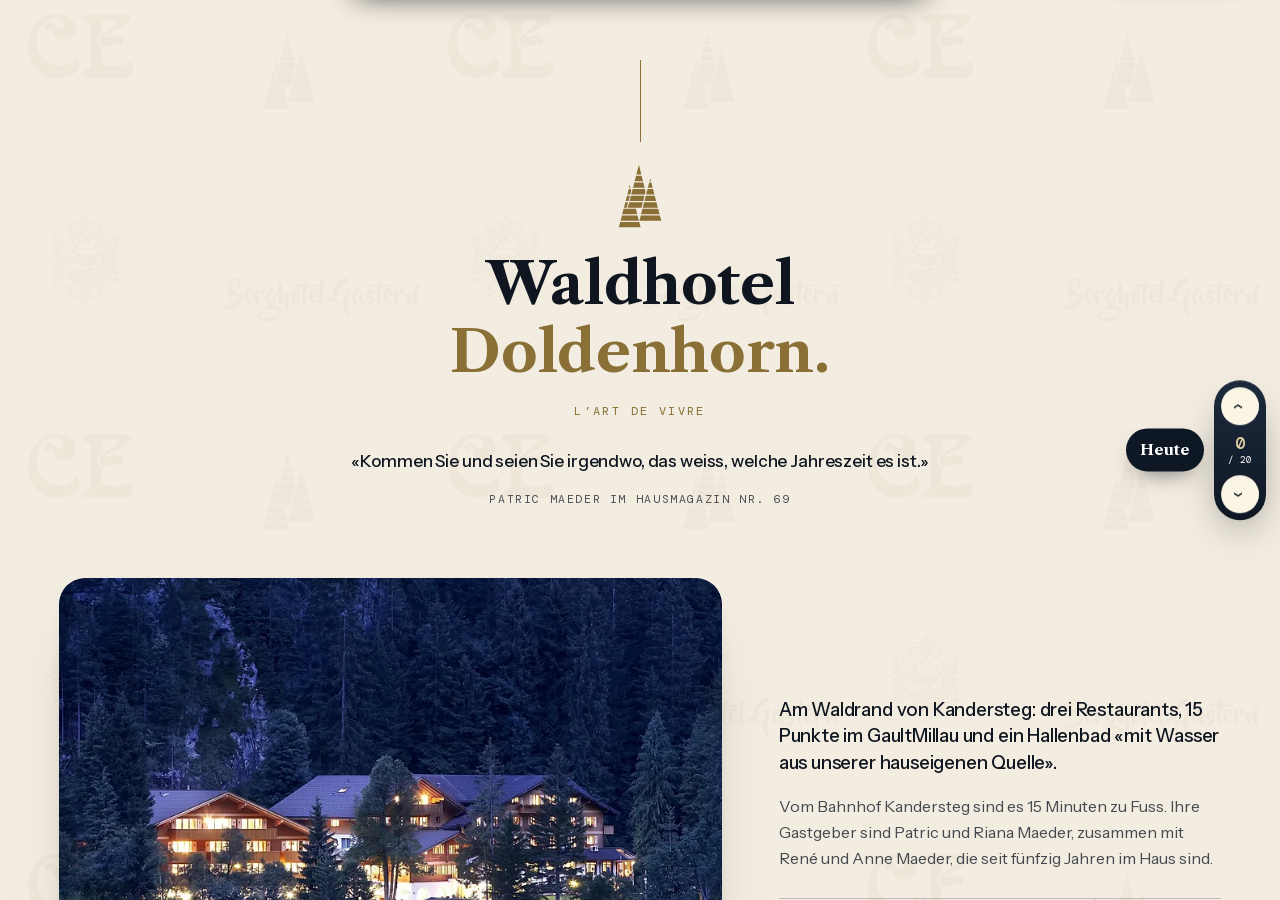
<file: varianten/doldenhorn/index.html>
<!doctype html>
<html lang="de-CH"><head><meta charset="utf-8"><meta name="viewport" content="width=device-width, initial-scale=1">
<title>Waldhotel Doldenhorn · 20 Fassungen, zweite Runde · Familie Maeder</title><meta name="robots" content="noindex, nofollow">
<link rel="stylesheet" href="../../assets/css/main.css?v=37"><link rel="stylesheet" href="../../assets/css/reise.css?v=37"><link rel="stylesheet" href="../doldenhorn-1/doldenhorn.css?v=6"><link rel="stylesheet" href="runde2.css?v=3">
<style>.dv:not(.dv-dunkel):not(.dv0)::before{background-image:url("data:image/svg+xml;utf8,%3Csvg xmlns='http://www.w3.org/2000/svg' viewBox='0 0 420 420' fill='%238a7036' fill-opacity='.05'%3E%3Csvg x='28' y='36' width='105.4' height='64' viewBox='87 0 112 68'%3E%3Cpath  d='M170.5,0.6c5.6,0,11.1,0,16.7,0c2.1,0,4.2,0.2,6.2,0.9c3.3,1.1,3.9,3.4,1.6,6c-1.8,2-4.1,3.5-6.4,5%0A%09%09c-4.1,2.5-8.4,4.7-12.6,7c-1.7,0.9-3.4,1.8-5,2.9c-0.5,0.4-1.1,0.7-1.5,1.2c-0.3,0.2-0.5,0.6-0.3,1c0.2,0.3,0.6,0.5,0.9,0.4%0A%09%09c0.6-0.2,1.2-0.3,1.8-0.6c1.8-0.7,3.5-1.4,5.4-1.7c2.8-0.4,5.5-0.1,8.1,1.3c1.7,1,3,2.4,3.1,4.5c0.1,1.6-0.2,3.1-1.3,4.4%0A%09%09c-0.5,0.6-1.2,1.1-2,1.3c-0.3,0.1-0.6,0.2-0.5-0.4c0.1-1.2-0.3-1.7-1.6-1.8c-1.3-0.1-2.6,0.1-3.8,0.4c-2.3,0.6-4.7,1.3-7,1.7%0A%09%09c-1.6,0.3-3.2,0.4-4.8-0.1c-3.9-1.3-6-5.7-3.5-9.4c1.4-2.2,3.3-3.8,5.4-5.4c2.6-2.1,5.5-3.8,8.2-5.8c1.3-0.9,2.6-1.8,3.5-3.1%0A%09%09c0.9-1.2,0.6-2.6-0.6-3.5c-0.5-0.3-1.1-0.5-1.7-0.7c-1-0.3-2.1-0.3-3.1-0.4c-2.2-0.2-4.4-0.1-6.6,0.2c-2.6,0.4-3.8,1.8-3.9,4.5%0A%09%09c0,2.8-0.1,5.6,0,8.4c0,1.1-0.3,1.8-1.1,2.6c-1.9,1.8-3.2,3.9-3.3,6.6c-0.1,1.6,0.4,2.9,1.3,4.2c0.7,1,1.5,1.8,2.4,2.5%0A%09%09c0.5,0.4,0.7,0.8,0.7,1.4c0,4,0,7.9,0,11.9c0,3,1.2,4.8,4,6c2,0.8,4.1,1.1,6.3,1.2c2.7,0.2,5.3,0.3,8,0.2c1.9-0.1,3.9-0.1,5.7-0.7%0A%09%09c2-0.6,3.5-1.6,4.2-3.7c0.2-0.6,0.5-0.5,1-0.3c1.8,0.9,3,2.3,3.8,4.1c0.8,2,1,4.1,0.4,6.3c-0.7,2.7-2.4,4.4-4.9,5.5%0A%09%09c-2.6,1.1-5.3,1.4-8,1.3c-3.4-0.1-6.8-0.3-10.3-0.5c-5.5-0.3-11,0.1-16.4,0.3c-2.6,0.1-5.2,0.3-7.8,0.1c-2.1-0.2-4.2-0.8-6-2%0A%09%09c-1.9-1.2-2-2.4-0.2-3.9c0.9-0.8,2-1.3,3.1-1.9c1.3-0.8,2.6-1.5,3.8-2.4c1.1-0.9,1.6-1.9,1.6-3.3c0-13.1,0-26.1,0-39.2%0A%09%09c0-0.3,0-0.6,0-1c0-2-0.8-3.5-2.5-4.6c-1.2-0.7-2.4-1.5-3.6-2.2c-0.8-0.5-1.5-0.9-2.2-1.5c-1.2-0.9-1.2-2.1,0-3.1%0A%09%09c0.7-0.6,1.5-0.9,2.4-1.2c2.7-0.8,5.6-1,8.4-1C160.5,0.5,165.5,0.5,170.5,0.6L170.5,0.6z'/%3E%3Cpath  d='M96,28.3c-0.1,6.8,1.7,12.5,5.7,17.3c4,4.8,9.1,7.8,15.2,8.8c4.5,0.7,8.9,0.3,13.2-1.4%0A%09%09c3.2-1.3,5.7-3.4,6.8-6.8c0.2-0.7,0.6-0.7,1.1-0.5c1.3,0.5,2.2,1.5,2.7,2.8c2,5.1,1.1,10.5-4.1,14.3c-2.9,2.1-6.2,3.3-9.6,4%0A%09%09c-6.2,1.3-12.3,1.5-18.4-0.2c-9.7-2.8-16-9.1-19.4-18.5c-1.9-5.3-2.3-10.8-1.8-16.4c0.4-5.2,1.6-10.2,3.9-14.9%0A%09%09c3.1-6.4,7.7-11.4,14.2-14.5c4.7-2.3,9.7-2.7,14.9-2.1c3.4,0.4,6.7,1.3,9.7,3c3.5,2,6.1,4.7,7.1,8.8c0.8,3.4,0.6,6.7-1.3,9.8%0A%09%09c-2,3.3-5,4.8-8.6,5.4c-2.4,0.4-4.7,0.3-7-0.4c-4.4-1.4-7.1-5.5-7.1-9.4c0-0.6-0.1-1.1-0.3-1.7c-0.2-0.5-0.4-0.9-0.9-1.1%0A%09%09c-0.5-0.3-1.1-0.4-1.6-0.1c-0.5,0.3-0.5,0.8-0.4,1.3c0.1,1.1,0,1.4-1.1,1.7c-1.6,0.4-3.1-0.1-3.8-1.1c-0.9-1.3-0.8-3.5,0.1-4.8%0A%09%09c1.1-1.5,2.6-2.2,4.4-2.2c2-0.1,3.7,0.7,5.1,2.1c0.8,0.8,1.5,1.6,2.2,2.4c1.1,1.1,2.5,1.7,4.2,1.5c2.1-0.2,3.8-1.9,4-4%0A%09%09c0.2-2.6-1-4.5-3.3-5.7c-2.3-1.2-4.7-1.4-7.2-1.3c-5.9,0.2-10.3,3-13.7,7.7c-2.5,3.6-3.8,7.6-4.5,11.9C96.1,25.6,96,27.2,96,28.3'%0A%09%09/%3E%3C/svg%3E%3Csvg x='262' y='54' width='53.9' height='78' viewBox='282.26 400.65 31.24 45.18'%3E%3Cpath fill-rule='nonzero'  d='M 283.816406 441.621094 L 282.855469 445.226562 L 298.234375 445.226562 L 297.273438 441.621094 Z M 285.019531 436.9375 L 284.054688 440.78125 L 297.035156 440.78125 L 296.074219 436.9375 Z M 298.355469 436.9375 L 297.394531 440.78125 L 312.894531 440.78125 L 311.8125 436.9375 Z M 286.21875 432.25 L 285.136719 436.09375 L 295.832031 436.09375 L 294.871094 432.25 Z M 299.558594 432.25 L 298.476562 436.09375 L 311.574219 436.09375 L 310.613281 432.25 Z M 287.421875 427.683594 L 286.460938 431.53125 L 288.503906 431.53125 L 289.34375 427.683594 Z M 290.183594 427.683594 L 289.105469 431.53125 L 298.835938 431.53125 L 299.796875 427.683594 Z M 300.757812 427.683594 L 299.675781 431.53125 L 310.371094 431.53125 L 309.410156 427.683594 Z M 288.621094 422.996094 L 287.660156 426.84375 L 289.703125 426.84375 L 290.664062 422.996094 Z M 291.386719 422.996094 L 290.425781 426.84375 L 300.039062 426.84375 L 301 422.996094 Z M 301.960938 422.996094 L 300.878906 426.84375 L 309.167969 426.84375 L 308.207031 422.996094 Z M 289.824219 418.3125 L 288.863281 422.15625 L 290.90625 422.15625 L 291.625 419.394531 L 291.265625 418.3125 Z M 292.589844 418.3125 L 291.625 422.15625 L 301.238281 422.15625 L 301.71875 419.992188 L 301.238281 418.3125 Z M 303.164062 418.3125 L 302.082031 422.15625 L 307.96875 422.15625 L 307.007812 418.3125 Z M 289.945312 417.46875 L 291.027344 417.46875 L 290.546875 415.425781 Z M 293.789062 413.625 L 292.828125 417.46875 L 301.121094 417.46875 L 300.160156 413.625 Z M 304.363281 413.625 L 303.28125 417.46875 L 306.765625 417.46875 L 305.804688 413.625 Z M 304.484375 412.785156 L 305.566406 412.785156 L 304.964844 410.742188 C 305.085938 410.742188 304.484375 412.785156 304.484375 412.785156 M 294.992188 408.9375 L 294.03125 412.785156 L 299.917969 412.785156 L 298.957031 408.9375 Z M 297.035156 401.25 L 295.230469 408.097656 L 298.714844 408.097656 Z M 297.035156 401.25 '/%3E%3C/svg%3E%3Csvg x='52' y='236' width='68.7' height='92' viewBox='0 0 1044.0 1398.0'%3E%3Cg transform='translate(0.000000,1398.000000) scale(0.100000,-0.100000)'%3E%3Cpath d='M5066 13958 c-3 -13 -23 -45 -46 -72 -28 -34 -40 -58 -40 -80 0 -17%0A-9 -50 -21 -71 -11 -22 -27 -57 -34 -78 -15 -38 -43 -77 -127 -173 -47 -53%0A-48 -56 -48 -119 0 -64 -21 -105 -55 -105 -26 0 -151 -91 -249 -183 -111 -103%0A-153 -168 -178 -276 -14 -61 2 -186 32 -243 11 -22 19 -47 16 -54 -7 -18 -50%0A-18 -65 0 -12 15 -85 36 -123 36 -13 0 -48 12 -78 26 -30 14 -87 29 -127 34%0A-40 5 -88 17 -106 26 -27 15 -65 18 -232 18 -219 1 -410 -26 -556 -79 -36 -13%0A-88 -26 -115 -30 -27 -4 -63 -16 -80 -26 -17 -10 -51 -26 -75 -34 -23 -9 -50%0A-22 -59 -29 -8 -7 -32 -19 -52 -25 -20 -7 -66 -34 -103 -61 -36 -28 -78 -56%0A-93 -64 -15 -8 -39 -27 -53 -42 -15 -16 -50 -51 -79 -79 -90 -86 -203 -244%0A-216 -304 -4 -14 -18 -46 -32 -70 -90 -158 -112 -563 -40 -732 39 -92 108%0A-174 208 -249 53 -38 96 -61 140 -74 36 -10 85 -25 110 -32 71 -23 151 -28%0A252 -15 169 21 262 67 387 192 82 82 95 98 132 169 33 63 34 68 34 186 0 154%0A-28 220 -132 305 -93 78 -106 83 -194 81 -109 -3 -123 10 -86 76 15 28 27 57%0A27 65 0 29 49 57 102 57 27 0 63 7 80 16 18 9 61 26 97 38 66 22 66 22 131 0%0A107 -38 271 -27 344 24 98 68 91 66 167 52 57 -11 82 -11 134 -1 71 14 83 11%0A148 -44 21 -18 72 -47 115 -65 78 -33 79 -33 179 -14 44 8 93 -38 93 -89 0%0A-39 -10 -49 -61 -66 -20 -6 -53 -26 -74 -44 -38 -33 -38 -33 -47 -142 -8 -90%0A-14 -116 -34 -146 -21 -31 -24 -46 -24 -126 0 -105 -4 -111 -82 -122 -29 -5%0A-78 -20 -108 -34 -30 -15 -61 -27 -68 -27 -7 0 -56 -22 -109 -50 -53 -27 -101%0A-50 -108 -50 -22 0 -184 -88 -340 -184 -117 -72 -175 -112 -233 -162 -21 -17%0A-55 -44 -78 -60 -151 -109 -504 -468 -634 -647 -19 -26 -48 -64 -64 -85 -15%0A-20 -60 -84 -98 -142 -39 -58 -78 -114 -88 -125 -10 -11 -21 -31 -25 -45 -4%0A-14 -18 -36 -30 -50 -13 -14 -32 -43 -42 -65 -11 -22 -28 -53 -37 -70 -9 -16%0A-16 -35 -16 -42 0 -6 -11 -24 -24 -40 -22 -26 -51 -88 -96 -206 -10 -27 -23%0A-54 -29 -61 -15 -18 -70 -152 -86 -209 -7 -27 -21 -59 -30 -73 -9 -14 -24 -57%0A-35 -97 -39 -151 -73 -263 -93 -302 -11 -22 -24 -74 -28 -116 -5 -42 -16 -96%0A-24 -120 -9 -24 -22 -100 -30 -169 -7 -69 -23 -155 -35 -192 -11 -37 -21 -88%0A-22 -115 -3 -141 -53 -168 -171 -93 -73 46 -80 69 -79 255 0 167 23 289 84%0A455 11 30 23 80 27 111 5 31 20 82 34 115 35 83 65 176 88 273 11 45 26 95 34%0A110 21 42 84 241 96 305 5 31 19 72 30 90 11 19 24 62 30 96 5 35 17 76 26 93%0A8 17 22 78 29 135 9 70 21 116 35 139 46 75 51 555 6 624 -9 13 -23 52 -31 87%0A-14 62 -80 195 -139 281 -43 62 -233 248 -277 271 -19 10 -57 30 -84 44 -27%0A14 -56 26 -63 26 -8 0 -36 11 -63 25 -107 54 -422 52 -541 -5 -35 -16 -75 -30%0A-89 -30 -78 0 -343 -237 -378 -337 -7 -20 -19 -44 -28 -54 -8 -9 -21 -37 -29%0A-61 -7 -23 -22 -63 -33 -88 -17 -39 -19 -65 -18 -205 2 -160 2 -160 36 -223%0A41 -78 119 -150 208 -194 64 -32 72 -33 182 -33 149 0 201 29 310 169 58 75%0A56 169 -5 238 -61 68 -81 78 -160 78 -61 0 -76 -4 -114 -30 -58 -40 -65 -38%0A-58 11 15 110 149 183 273 149 38 -11 54 -23 88 -69 49 -66 106 -126 125 -132%0A10 -4 15 -33 18 -114 3 -93 7 -115 26 -145 13 -19 29 -48 35 -65 8 -19 35 -45%0A73 -69 68 -44 76 -55 59 -87 -52 -96 -37 -429 20 -464 13 -8 13 -72 -1 -80 -5%0A-4 -21 -30 -34 -58 -14 -29 -34 -68 -45 -87 -20 -33 -21 -47 -18 -222 3 -187%0A3 -187 -24 -215 -14 -15 -34 -46 -45 -68 -10 -22 -26 -41 -35 -43 -32 -6 -39%0A41 -35 227 5 179 -4 284 -29 356 -8 23 -14 57 -14 77 0 64 -66 203 -119 249%0A-97 86 -146 100 -339 100 -145 0 -145 0 -216 -36 -93 -49 -123 -77 -156 -152%0A-16 -34 -38 -66 -49 -73 -32 -16 -33 -325 -1 -333 20 -5 34 -30 45 -80 9 -46%0A69 -101 146 -137 69 -31 74 -32 174 -28 82 4 109 9 137 26 62 39 77 16 37 -53%0A-35 -59 -23 -147 36 -260 61 -118 50 -139 -46 -95 -69 31 -126 26 -206 -17%0A-72 -40 -145 -110 -158 -153 -4 -14 -19 -37 -32 -52 -25 -26 -43 -83 -46 -143%0A-3 -44 41 -47 98 -6 24 17 51 31 61 31 10 0 45 13 79 30 96 47 163 20 199 -79%0A10 -28 24 -55 32 -62 8 -6 19 -30 25 -52 6 -23 22 -55 36 -72 94 -116 100%0A-135 53 -187 -28 -31 -30 -37 -30 -115 0 -104 -13 -116 -107 -90 -43 11 -72%0A13 -113 7 -123 -19 -239 -50 -310 -83 -42 -20 -88 -39 -103 -42 -26 -7 -27%0A-10 -27 -70 0 -62 0 -64 30 -70 17 -4 60 -22 96 -41 36 -19 73 -34 81 -34 9 0%0A51 -12 92 -26 71 -24 86 -26 216 -23 l140 4 1 -86 c0 -81 3 -89 32 -130 41%0A-56 40 -73 -7 -119 -21 -20 -51 -64 -66 -96 -15 -33 -35 -67 -44 -77 -9 -10%0A-27 -46 -41 -80 -34 -83 -57 -96 -142 -78 -35 7 -99 32 -143 55 -174 92 -185%0A70 -75 -154 50 -104 65 -120 154 -169 98 -53 139 -59 211 -28 105 44 113 28%0A56 -108 -52 -121 -60 -176 -33 -241 45 -107 31 -125 -61 -77 -96 50 -223 36%0A-337 -39 -68 -44 -89 -64 -90 -86 0 -27 -32 -81 -51 -87 -31 -10 -29 -339 2%0A-355 11 -7 31 -35 44 -64 53 -120 206 -200 385 -200 258 0 421 130 450 359 5%0A39 16 90 25 115 14 37 17 88 17 282 1 247 5 279 42 265 9 -4 24 -24 33 -44 8%0A-21 31 -55 50 -77 30 -32 34 -43 28 -70 -3 -17 -9 -90 -12 -163 -5 -131 -5%0A-132 25 -195 17 -35 33 -73 37 -86 4 -12 17 -34 31 -49 31 -34 30 -64 -3 -104%0A-26 -30 -33 -57 -49 -179 -3 -25 1 -86 10 -138 28 -161 26 -170 -47 -234 -88%0A-78 -121 -146 -125 -258 -4 -116 -6 -123 -52 -155 -23 -16 -52 -47 -65 -69%0A-50 -86 -88 -111 -163 -111 -95 1 -191 58 -209 126 -7 24 -15 55 -19 68 -4 13%0A-3 22 2 20 5 -2 42 -21 83 -42 79 -41 90 -42 171 -12 120 44 164 164 102 281%0A-24 47 -127 154 -148 154 -5 0 -31 12 -59 25 -69 34 -160 34 -233 0 -30 -14%0A-62 -25 -73 -25 -25 0 -175 -138 -200 -184 -49 -93 -48 -358 3 -489 18 -45 42%0A-98 55 -117 13 -19 23 -40 23 -47 0 -7 13 -27 28 -45 15 -18 36 -45 45 -60 64%0A-103 318 -246 482 -272 129 -21 334 -17 420 9 186 55 450 249 517 380 12 22%0A31 54 42 70 27 36 82 167 92 215 3 19 15 50 25 70 47 91 47 488 0 624 -12 32%0A-28 100 -36 150 -19 109 -48 218 -81 305 -14 35 -31 94 -39 132 -8 39 -21 82%0A-29 98 -8 15 -22 58 -30 95 -9 36 -24 83 -35 104 -10 20 -22 57 -26 82 -4 25%0A-15 61 -25 80 -10 20 -23 61 -28 91 -6 31 -20 71 -31 90 -11 19 -25 67 -31%0A106 -5 38 -19 91 -30 117 -11 26 -25 77 -31 114 -6 37 -19 83 -29 102 -36 72%0A-46 389 -15 450 35 69 139 123 181 95 33 -22 42 -64 49 -245 3 -97 12 -183 20%0A-210 8 -25 21 -94 30 -155 9 -60 24 -141 35 -180 10 -38 23 -110 29 -158 7%0A-58 18 -101 31 -123 12 -18 26 -64 32 -101 6 -37 19 -84 29 -105 10 -20 21%0A-56 25 -80 4 -23 17 -63 29 -88 13 -25 30 -69 39 -99 26 -88 67 -185 88 -207%0A10 -12 25 -44 32 -72 8 -28 21 -61 30 -73 9 -13 16 -31 16 -40 0 -9 12 -34 26%0A-55 15 -21 51 -86 81 -144 30 -58 60 -112 68 -120 7 -8 22 -33 34 -55 12 -22%0A37 -62 56 -90 19 -27 52 -74 73 -104 61 -87 120 -166 192 -254 19 -24 53 -66%0A75 -93 99 -121 461 -463 550 -519 17 -11 55 -40 85 -66 30 -25 71 -54 90 -64%0A19 -9 43 -24 52 -33 16 -14 81 -52 268 -157 41 -23 91 -47 111 -54 20 -6 44%0A-20 54 -31 10 -11 34 -22 54 -25 20 -4 61 -17 91 -30 30 -14 81 -32 113 -41%0A70 -19 83 -37 90 -127 4 -53 11 -77 33 -109 25 -36 30 -53 34 -134 7 -112 21%0A-137 100 -175 77 -37 92 -89 41 -140 -28 -28 -34 -29 -115 -29 -99 0 -181 -30%0A-249 -90 -38 -33 -38 -33 -194 -34 -146 -1 -157 0 -186 21 -44 33 -182 83%0A-246 90 -46 4 -67 1 -118 -21 -81 -34 -138 -34 -206 0 -32 17 -79 30 -121 34%0A-76 9 -122 45 -146 117 -23 67 -14 78 65 78 113 1 240 77 290 174 13 25 32 53%0A43 62 40 34 40 243 1 311 -11 18 -28 53 -39 76 -36 78 -195 218 -302 267 -123%0A55 -367 72 -473 32 -22 -9 -66 -23 -97 -31 -119 -33 -289 -193 -321 -302 -8%0A-28 -25 -71 -38 -95 -38 -73 -41 -327 -5 -423 15 -38 35 -103 45 -145 18 -70%0A49 -144 104 -246 47 -88 174 -226 296 -323 47 -38 200 -142 208 -142 3 0 70%0A-29 148 -65 96 -44 154 -65 181 -65 21 0 71 -12 109 -26 209 -74 728 -66 938%0A15 16 6 44 11 64 11 24 0 54 11 85 31 58 38 120 45 126 16 2 -11 -8 -45 -22%0A-77 -50 -110 -34 -255 37 -350 50 -67 196 -220 210 -220 5 0 25 -14 45 -31 20%0A-18 58 -42 85 -54 80 -37 98 -60 91 -114 -6 -55 33 -130 115 -216 32 -34 51%0A-65 59 -95 6 -25 20 -63 32 -85 11 -21 20 -46 20 -54 0 -42 94 -151 131 -151%0A38 0 125 155 164 293 10 35 29 63 69 104 31 31 56 60 56 63 0 4 14 24 30 45%0A25 32 30 47 30 94 0 68 10 84 71 109 25 11 62 36 83 56 22 20 44 36 51 36 28%0A0 191 176 233 251 42 76 42 78 42 178 0 86 -4 110 -27 166 -33 82 -26 95 43%0A71 26 -9 58 -26 71 -38 16 -15 43 -25 81 -29 31 -4 84 -17 117 -29 173 -63%0A691 -61 880 3 39 13 94 27 123 31 32 4 98 28 165 60 62 29 122 57 134 60 24 8%0A81 43 197 123 97 68 269 253 339 366 33 54 81 169 91 217 3 19 19 64 34 100%0A26 63 27 70 27 260 0 179 -2 198 -21 230 -11 19 -29 59 -39 88 -25 68 -108%0A168 -188 225 -133 94 -230 122 -427 121 -201 -1 -253 -21 -462 -172 -44 -32%0A-104 -113 -119 -162 -6 -19 -23 -52 -36 -72 -36 -53 -39 -202 -6 -263 12 -22%0A33 -64 47 -93 22 -45 38 -60 116 -112 89 -58 111 -65 210 -72 34 -3 35 -4 34%0A-45 -2 -89 -65 -143 -169 -143 -26 0 -65 -13 -110 -36 -78 -39 -107 -39 -180%0A-1 -82 44 -277 11 -369 -62 -35 -28 -35 -28 -194 -26 -160 2 -160 2 -198 33%0A-88 70 -148 92 -248 92 -113 0 -136 12 -136 71 0 44 24 74 90 114 62 37 75 66%0A73 159 -3 80 -2 84 32 132 28 39 35 58 35 96 0 56 22 82 78 93 20 4 53 15 73%0A26 21 10 59 23 85 29 26 6 60 22 76 35 20 17 42 25 66 25 21 0 52 10 72 22 19%0A12 82 46 140 75 58 29 128 66 155 82 28 16 67 39 87 51 65 36 223 143 231 157%0A4 7 26 22 47 33 21 11 43 26 47 33 4 7 24 24 43 37 80 54 283 245 440 415 71%0A77 133 153 223 278 23 32 57 76 75 98 17 23 32 44 32 49 0 4 12 23 28 43 15%0A20 41 59 57 87 17 28 43 69 58 91 16 22 47 77 71 122 24 45 53 100 64 122 12%0A22 36 74 54 115 17 41 41 88 51 103 18 26 38 76 87 212 9 28 29 73 43 100 14%0A28 31 79 37 115 6 35 17 76 25 90 7 14 18 49 24 78 6 29 20 71 31 93 11 21 25%0A74 31 117 5 42 16 106 24 142 8 36 24 110 34 166 10 55 26 120 34 145 10 30%0A19 121 27 265 15 290 15 292 107 250 94 -44 137 -211 92 -361 -5 -16 -13 -64%0A-18 -105 -6 -41 -19 -95 -30 -120 -11 -25 -24 -79 -29 -121 -5 -41 -17 -90%0A-26 -107 -9 -17 -23 -61 -31 -97 -9 -37 -24 -83 -35 -102 -10 -20 -22 -61 -26%0A-92 -4 -31 -19 -83 -34 -116 -15 -33 -31 -76 -35 -95 -4 -19 -16 -52 -27 -74%0A-11 -21 -24 -68 -30 -105 -6 -36 -19 -78 -30 -93 -10 -15 -23 -55 -29 -89 -5%0A-33 -16 -71 -24 -83 -8 -12 -21 -65 -29 -117 -9 -56 -23 -110 -35 -131 -12%0A-20 -25 -67 -31 -112 -5 -42 -16 -102 -24 -134 -19 -79 -27 -151 -27 -267 -1%0A-133 45 -380 77 -416 8 -9 21 -38 30 -65 9 -27 22 -56 29 -64 7 -8 23 -35 35%0A-59 12 -24 41 -65 64 -90 23 -25 49 -55 57 -67 67 -96 298 -244 406 -258 28%0A-3 68 -13 87 -21 92 -38 438 -5 522 50 14 9 43 23 65 30 55 20 201 137 239%0A191 8 12 39 53 68 90 28 38 52 78 52 90 0 12 14 48 30 79 76 145 67 406 -18%0A532 -53 78 -83 102 -193 158 -82 40 -98 45 -160 45 -88 0 -189 -38 -224 -84%0A-14 -18 -36 -38 -49 -45 -29 -16 -86 -139 -86 -185 1 -17 13 -56 29 -86 26%0A-53 31 -56 101 -83 96 -37 149 -32 196 20 58 63 93 29 54 -53 -35 -71 -113%0A-125 -193 -131 -85 -7 -114 9 -173 98 -31 46 -60 77 -85 89 -43 23 -49 35 -49%0A103 -1 153 -30 216 -154 337 -56 53 -58 80 -21 197 32 100 31 122 -5 226 -41%0A119 -42 205 -2 268 58 91 82 240 56 352 -20 88 -24 73 47 178 20 30 43 60 52%0A68 10 8 17 28 17 50 0 38 14 70 26 58 4 -4 8 -127 10 -274 3 -373 10 -455 39%0A-517 13 -28 29 -71 36 -95 17 -57 78 -122 157 -166 137 -75 258 -86 407 -34%0A157 54 236 125 270 244 24 79 17 316 -10 367 -10 18 -26 49 -36 69 -38 75%0A-201 159 -310 159 -29 0 -67 -10 -101 -25 -80 -37 -102 -35 -93 13 3 20 9 83%0A12 138 5 98 4 104 -27 167 -53 111 -35 161 39 106 64 -47 211 -10 295 76 79%0A80 114 131 121 178 4 23 16 52 27 63 30 33 21 78 -15 82 -16 2 -36 -3 -45 -11%0A-25 -21 -150 -80 -202 -94 -63 -17 -98 -16 -115 5 -44 50 -64 81 -74 118 -6%0A23 -20 49 -30 58 -11 10 -23 31 -26 47 -4 16 -23 48 -42 72 -67 79 -67 80 -42%0A129 17 33 24 67 28 143 6 100 6 100 46 97 148 -12 262 -7 333 15 40 13 81 23%0A91 23 10 0 35 14 56 30 21 17 46 30 56 30 37 0 72 43 72 88 0 52 -22 78 -76%0A93 -22 6 -52 20 -67 31 -61 44 -271 72 -437 57 -66 -6 -77 12 -78 121 0 76 -3%0A92 -21 112 -39 43 -37 54 21 119 30 34 55 69 55 79 0 9 12 35 26 56 15 21 35%0A58 45 82 24 54 65 109 89 117 24 7 199 -51 225 -75 23 -21 86 -50 110 -50 36%0A0 38 44 6 105 -17 32 -31 68 -31 81 0 35 -111 155 -183 199 -86 52 -168 60%0A-215 20 -72 -61 -104 -9 -51 83 33 55 34 61 37 191 l4 133 47 -8 c25 -4 98 -8%0A162 -8 138 0 163 11 252 112 76 86 82 107 82 297 0 143 -2 165 -22 207 -57%0A123 -194 211 -346 220 -240 15 -405 -50 -462 -184 -10 -24 -29 -68 -42 -98%0A-32 -71 -52 -309 -46 -555 3 -168 -1 -235 -15 -234 -4 0 -19 26 -34 57 -15 31%0A-48 82 -74 112 -44 52 -46 56 -39 100 28 183 13 321 -45 408 -45 68 -47 106%0A-11 226 46 153 47 177 17 270 -44 132 -35 183 35 213 14 6 46 40 71 75 51 70%0A82 187 71 265 -5 38 -3 41 55 91 36 31 68 70 81 98 31 65 69 80 178 66 96 -11%0A123 -26 163 -90 48 -77 29 -137 -24 -75 -23 26 -30 28 -113 31 -89 4 -89 4%0A-133 -33 -66 -54 -93 -108 -85 -170 8 -64 58 -157 101 -190 19 -15 46 -37 60%0A-50 33 -31 92 -41 223 -38 101 2 105 3 170 42 64 38 141 109 141 131 0 5 14%0A25 31 45 25 29 33 48 39 103 5 37 11 81 15 99 10 46 -23 229 -52 287 -14 27%0A-31 70 -39 95 -42 142 -278 359 -434 401 -25 7 -63 22 -85 34 -37 20 -54 21%0A-250 21 -210 0 -210 0 -255 -27 -25 -14 -65 -32 -90 -38 -25 -7 -56 -20 -70%0A-30 -14 -9 -35 -21 -48 -24 -12 -4 -50 -32 -85 -62 -34 -30 -65 -54 -69 -54%0A-20 0 -218 -270 -218 -298 0 -4 -15 -38 -34 -77 -86 -175 -111 -515 -55 -735%0A4 -19 13 -68 19 -108 5 -40 21 -94 34 -120 13 -26 26 -75 29 -109 4 -35 16%0A-89 27 -120 12 -32 27 -83 35 -113 7 -30 22 -73 34 -95 12 -21 21 -55 21 -75%0A0 -19 10 -55 22 -80 11 -25 29 -72 38 -105 10 -33 30 -87 44 -120 14 -33 26%0A-78 26 -100 0 -22 10 -58 21 -80 12 -22 28 -60 35 -85 7 -25 22 -70 33 -100%0A11 -30 20 -70 21 -88 0 -19 11 -66 25 -105 62 -183 82 -458 37 -543 -30 -58%0A-85 -104 -125 -104 -47 0 -57 15 -57 89 0 66 -20 195 -38 241 -5 14 -15 68%0A-22 120 -6 52 -22 130 -36 173 -13 43 -24 97 -24 120 -1 23 -10 67 -21 97 -11%0A30 -30 88 -40 129 -11 41 -26 86 -34 100 -7 15 -19 54 -25 88 -7 35 -23 77%0A-36 95 -13 17 -24 42 -24 53 0 12 -10 42 -23 66 -13 24 -29 66 -36 93 -7 27%0A-21 62 -32 77 -11 15 -26 46 -34 68 -7 22 -20 50 -28 63 -8 13 -17 35 -21 49%0A-3 15 -22 46 -41 69 -21 26 -35 53 -35 70 0 15 -13 44 -30 65 -16 21 -30 41%0A-30 46 0 8 -83 137 -139 216 -17 23 -39 59 -50 80 -10 21 -29 47 -41 58 -13%0A11 -34 38 -48 60 -31 50 -116 154 -206 253 -38 42 -91 103 -119 136 -27 34%0A-62 69 -76 78 -14 10 -68 57 -120 105 -51 48 -103 94 -115 102 -12 8 -46 36%0A-76 61 -85 72 -222 166 -262 179 -20 7 -39 18 -42 26 -3 8 -20 21 -38 31 -18%0A9 -42 25 -53 35 -11 10 -40 25 -65 34 -24 9 -51 22 -60 29 -8 8 -62 35 -120%0A61 -58 26 -112 53 -120 61 -9 7 -40 19 -70 25 -30 6 -75 22 -100 35 -25 13%0A-61 24 -80 24 -63 0 -76 18 -84 115 -5 65 -13 99 -33 138 -23 45 -27 63 -25%0A128 2 98 -29 154 -107 193 -78 40 -99 82 -62 127 17 22 29 25 128 30 118 6%0A166 24 248 89 58 47 77 51 154 38 55 -9 80 -9 125 2 64 15 83 10 145 -40 29%0A-24 60 -35 137 -51 108 -22 152 -20 222 11 61 27 99 25 175 -11 36 -17 93 -34%0A125 -39 82 -11 92 -19 131 -96 46 -90 40 -99 -65 -99 -94 0 -157 -30 -235%0A-112 -91 -95 -104 -130 -104 -273 0 -168 18 -207 167 -368 105 -114 359 -207%0A507 -186 193 26 261 44 302 78 17 14 35 26 40 26 30 0 146 105 205 185 60 82%0A102 282 90 430 -9 119 -62 361 -86 395 -11 16 -26 46 -34 67 -43 123 -249 350%0A-424 468 -122 82 -351 195 -397 195 -15 0 -71 13 -124 29 -231 69 -304 81%0A-498 81 -153 0 -188 -3 -237 -20 -32 -11 -81 -22 -109 -26 -68 -8 -284 -72%0A-323 -95 -38 -23 -82 -25 -90 -4 -4 9 3 38 15 65 37 85 31 258 -11 341 -43 83%0A-163 199 -300 289 -146 97 -148 99 -148 162 0 66 -16 97 -98 188 -38 42 -68%0A86 -74 108 -6 20 -18 48 -28 62 -10 14 -22 44 -25 65 -10 54 -25 80 -80 143%0A-51 57 -70 64 -79 30z m64 -302 c6 -8 21 -33 33 -55 33 -61 91 -144 117 -166%0A56 -50 55 -91 -1 -121 -54 -27 -38 -62 46 -104 39 -19 82 -43 95 -52 14 -10%0A32 -18 41 -18 9 0 32 -12 52 -27 20 -16 53 -39 73 -53 186 -126 258 -274 208%0A-430 -13 -41 -24 -82 -24 -92 0 -9 -20 -54 -45 -101 -51 -96 -54 -117 -24%0A-158 27 -39 55 -37 120 7 30 20 76 44 103 55 27 10 66 30 88 44 22 15 71 33%0A110 41 39 8 83 21 99 29 15 8 63 20 106 26 43 6 109 17 146 25 79 16 323 19%0A362 4 15 -6 71 -17 125 -25 54 -8 111 -20 126 -26 16 -6 67 -19 114 -28 47%0A-10 108 -30 135 -44 28 -15 93 -47 145 -72 102 -48 288 -187 338 -252 15 -20%0A45 -57 67 -82 38 -45 55 -75 123 -221 81 -172 107 -418 62 -590 -53 -205 -263%0A-345 -520 -345 -178 0 -291 49 -419 184 -145 153 -149 304 -11 442 92 92 160%0A94 254 8 91 -83 97 -150 23 -226 -48 -51 -90 -57 -124 -20 -38 40 -34 79 12%0A106 43 25 45 52 9 86 -38 35 -67 31 -118 -15 -54 -50 -80 -101 -73 -144 22%0A-128 170 -218 284 -171 46 19 69 19 118 -5 140 -68 315 54 315 220 0 67 -13%0A89 -85 135 -56 35 -75 70 -75 138 0 46 -17 66 -73 82 -98 28 -197 149 -197%0A240 0 54 -26 79 -74 70 -107 -20 -209 8 -282 75 -54 49 -89 52 -136 11 -47%0A-40 -67 -49 -134 -56 -106 -12 -145 6 -235 114 -34 39 -74 41 -135 5 -56 -33%0A-142 -31 -191 4 -48 34 -68 28 -139 -43 -95 -95 -127 -109 -249 -110 -110 -1%0A-127 -6 -175 -61 -41 -47 -60 -92 -60 -143 0 -79 -30 -101 -139 -101 -111 0%0A-110 -1 -90 132 14 90 31 138 70 194 30 43 49 116 49 183 0 31 -9 45 -60 96%0A-73 72 -73 82 -11 148 26 29 54 68 60 88 6 20 21 45 31 54 27 25 28 131 2 166%0A-10 13 -26 44 -35 69 -17 44 -75 101 -187 182 -20 15 -42 40 -48 55 -27 74%0A-52 162 -52 185 0 47 -64 81 -104 54 -18 -11 -26 -28 -31 -64 -4 -28 -17 -71%0A-31 -98 -13 -26 -24 -55 -24 -63 0 -26 -28 -60 -73 -88 -121 -77 -205 -198%0A-215 -310 -4 -46 -1 -58 27 -99 17 -26 31 -52 31 -57 0 -5 23 -35 50 -67 63%0A-73 63 -86 -5 -160 -55 -60 -55 -60 -55 -138 0 -78 0 -79 52 -156 47 -70 52%0A-82 54 -139 1 -34 7 -78 13 -97 19 -60 2 -80 -67 -80 -119 0 -163 32 -173 125%0A-8 75 -40 133 -98 172 -29 20 -44 22 -129 20 -116 -2 -152 13 -248 104 -69 67%0A-101 75 -161 38 -47 -29 -112 -27 -178 6 -77 37 -94 34 -149 -30 -65 -76 -90%0A-87 -194 -86 -83 1 -152 24 -152 52 0 11 -54 39 -77 39 -11 0 -36 -18 -57 -39%0A-67 -69 -142 -95 -253 -88 -106 7 -113 3 -113 -72 0 -22 -7 -58 -15 -79 -20%0A-48 -123 -140 -173 -154 -53 -14 -72 -35 -72 -77 0 -51 -38 -122 -79 -146 -68%0A-40 -91 -70 -91 -117 0 -99 48 -182 137 -234 59 -34 111 -36 185 -5 55 23 58%0A24 100 8 60 -23 93 -21 166 10 65 27 102 70 130 152 17 50 16 54 -32 114 -57%0A69 -94 86 -140 64 -51 -24 -52 -51 -5 -102 48 -52 50 -79 7 -105 -42 -25 -61%0A-25 -108 1 -115 65 -54 260 94 300 125 34 266 -112 266 -274 0 -151 -180 -344%0A-370 -396 -203 -56 -441 4 -570 146 -66 72 -84 108 -117 238 -26 103 -26 111%0A-15 208 15 131 48 260 78 304 13 19 27 51 30 72 8 40 115 203 178 269 60 63%0A227 186 293 217 32 15 97 47 145 71 57 29 113 50 165 59 43 9 99 24 125 35 26%0A11 63 20 83 20 21 0 76 10 124 21 105 27 341 29 412 4 23 -9 77 -19 118 -24%0A42 -4 92 -16 110 -25 18 -10 60 -22 93 -27 34 -6 90 -25 126 -44 36 -19 70%0A-35 76 -35 12 0 82 -44 128 -79 38 -30 71 -27 102 10 37 44 31 101 -16 154 -9%0A11 -28 56 -42 100 -13 44 -32 100 -41 125 -22 59 -13 114 32 196 50 91 229%0A256 303 279 14 4 39 20 57 36 20 17 49 30 78 34 31 5 51 15 65 33 27 33 26 37%0A-15 78 -42 42 -44 63 -7 106 16 18 42 53 59 78 17 25 40 54 52 64 11 11 21 23%0A21 28 0 58 59 100 90 64z m21 -764 c120 -79 188 -147 214 -216 22 -57 10 -89%0A-69 -195 -101 -136 -102 -204 -2 -301 51 -49 58 -81 28 -121 -59 -78 -92 -159%0A-92 -228 0 -110 -41 -185 -108 -197 -85 -16 -141 59 -153 206 -7 86 -19 116%0A-86 220 -33 50 -29 62 32 131 30 34 55 71 55 83 0 11 3 44 6 73 6 50 6 52 -38%0A100 -55 59 -118 152 -118 173 0 40 71 159 108 181 20 12 58 42 84 66 53 48 94%0A56 139 25z m-532 -1342 c108 -42 832 -48 946 -7 78 28 160 32 184 8 38 -38 19%0A-85 -49 -119 -41 -20 -58 -59 -44 -99 8 -24 15 -28 54 -31 72 -4 87 -10 100%0A-42 25 -59 -10 -100 -84 -100 -19 0 -67 -6 -107 -14 -270 -51 -816 -52 -1039%0A-1 -36 8 -82 15 -103 15 -68 0 -117 69 -83 115 12 17 24 19 80 17 64 -3 66 -2%0A76 24 21 54 -6 102 -77 138 -38 19 -46 66 -16 98 22 24 98 24 162 -2z m-1980%0A-272 c21 -112 -16 -144 -86 -76 -44 43 -44 81 -1 125 52 53 69 43 87 -49z%0Am5022 32 c36 -36 33 -61 -13 -103 -20 -19 -38 -27 -56 -25 -26 3 -27 6 -26 58%0A2 100 39 127 95 70z m-3080 -290 c168 -45 907 -47 1050 -3 85 26 226 24 265%0A-4 17 -12 60 -29 95 -37 93 -21 221 -69 254 -94 15 -12 35 -22 44 -22 9 0 39%0A-12 66 -25 28 -14 55 -25 62 -25 6 0 24 -11 40 -24 16 -14 54 -36 84 -51 66%0A-31 141 -75 166 -96 10 -9 40 -28 67 -43 105 -61 369 -277 512 -420 93 -94%0A344 -382 344 -396 0 -5 13 -25 30 -43 40 -46 93 -121 131 -187 18 -30 43 -68%0A56 -83 13 -16 23 -33 23 -39 0 -6 11 -25 24 -42 13 -18 43 -68 66 -111 23 -44%0A50 -91 60 -105 10 -14 21 -36 25 -50 4 -14 18 -45 31 -70 13 -25 24 -50 24%0A-56 0 -6 12 -29 26 -50 15 -21 33 -59 40 -84 17 -61 50 -143 85 -212 16 -31%0A32 -79 36 -105 3 -26 15 -65 25 -87 11 -21 24 -66 29 -100 6 -33 19 -77 31%0A-96 12 -21 24 -66 29 -113 5 -42 18 -110 29 -150 11 -39 26 -115 34 -167 9%0A-52 25 -133 37 -180 21 -82 22 -105 22 -685 1 -600 1 -600 -25 -695 -15 -52%0A-32 -132 -38 -177 -6 -45 -19 -107 -29 -136 -11 -30 -22 -90 -26 -133 -4 -47%0A-16 -100 -29 -129 -13 -28 -26 -69 -30 -90 -4 -22 -18 -62 -31 -90 -12 -27%0A-26 -75 -30 -105 -3 -30 -17 -75 -30 -100 -32 -59 -74 -165 -86 -215 -5 -22%0A-18 -52 -29 -66 -10 -15 -38 -69 -61 -120 -23 -52 -52 -105 -64 -119 -13 -14%0A-27 -42 -30 -63 -4 -21 -18 -50 -30 -65 -12 -15 -26 -38 -30 -52 -4 -14 -18%0A-39 -31 -57 -13 -17 -28 -42 -33 -55 -5 -13 -32 -54 -60 -91 -28 -37 -58 -80%0A-66 -95 -9 -15 -30 -46 -48 -68 -17 -23 -48 -63 -67 -89 -149 -205 -475 -534%0A-657 -663 -25 -18 -51 -40 -57 -48 -6 -8 -28 -25 -48 -37 -20 -12 -81 -52%0A-135 -88 -54 -37 -114 -74 -133 -83 -19 -9 -50 -27 -67 -40 -18 -13 -72 -40%0A-120 -61 -48 -20 -95 -43 -104 -51 -9 -8 -38 -20 -65 -28 -51 -14 -112 -38%0A-229 -90 -95 -42 -236 -44 -330 -4 -47 20 -85 27 -175 32 -140 9 -192 17 -197%0A33 -6 16 17 21 144 32 80 7 128 17 172 36 33 14 73 25 88 25 39 0 226 56 301%0A91 34 16 68 29 75 29 6 0 39 14 72 30 33 16 67 30 76 30 9 0 33 13 54 30 20%0A16 52 34 70 39 18 5 59 28 91 52 32 24 80 53 107 66 26 13 67 41 90 61 23 21%0A58 48 77 60 19 11 55 41 80 66 24 25 49 46 54 46 22 0 329 311 402 407 30 40%0A63 78 73 85 11 8 29 31 42 52 12 21 32 49 43 61 45 48 127 178 194 305 16 30%0A48 86 71 124 24 38 49 86 57 108 7 22 22 51 32 66 10 15 25 43 32 62 8 19 22%0A49 32 65 10 17 18 40 18 51 0 12 14 48 31 80 37 70 77 177 95 257 8 32 25 79%0A39 105 17 32 25 63 25 97 0 34 8 65 25 97 16 30 28 75 34 130 6 45 21 115 35%0A153 17 49 26 104 31 183 6 99 10 117 31 142 28 33 29 46 8 88 -13 26 -13 38%0A-2 74 31 106 6 1094 -29 1151 -3 5 -9 55 -13 111 -5 66 -15 117 -29 149 -11%0A26 -27 93 -36 148 -8 55 -20 109 -26 121 -6 11 -17 57 -25 101 -8 44 -23 94%0A-34 112 -11 17 -26 61 -34 96 -23 98 -69 222 -93 253 -12 15 -25 44 -28 65 -7%0A38 -65 167 -98 214 -10 15 -23 44 -29 64 -5 20 -21 55 -36 77 -14 23 -35 57%0A-48 76 -12 19 -24 47 -28 61 -3 14 -18 42 -33 62 -41 53 -140 199 -198 292%0A-11 17 -32 45 -47 61 -35 37 -120 140 -177 213 -23 31 -53 62 -65 70 -11 7%0A-38 34 -60 59 -21 25 -60 62 -87 81 -27 20 -97 78 -156 128 -171 147 -205 172%0A-291 219 -52 27 -98 55 -152 89 -19 13 -51 28 -71 34 -20 7 -45 21 -54 31 -10%0A11 -26 20 -35 20 -10 0 -44 13 -76 29 -32 16 -81 37 -109 46 -27 9 -95 33%0A-150 52 -55 18 -152 43 -215 53 -63 10 -158 28 -210 39 -105 23 -509 30 -600%0A11 -25 -6 -107 -21 -182 -34 -75 -14 -169 -33 -210 -44 -40 -11 -89 -23 -109%0A-26 -19 -4 -50 -17 -68 -30 -18 -14 -52 -28 -74 -31 -23 -4 -63 -18 -89 -31%0A-26 -13 -53 -24 -61 -24 -7 0 -31 -13 -53 -30 -21 -16 -57 -35 -79 -41 -22 -6%0A-49 -19 -60 -28 -11 -10 -54 -37 -95 -61 -41 -24 -103 -64 -137 -89 -35 -25%0A-86 -62 -114 -81 -114 -77 -428 -372 -500 -470 -15 -19 -45 -53 -67 -76 -22%0A-22 -45 -51 -52 -64 -7 -13 -32 -47 -56 -77 -24 -29 -51 -67 -59 -83 -8 -16%0A-26 -40 -40 -54 -14 -14 -25 -31 -25 -39 0 -8 -9 -22 -21 -33 -12 -10 -30 -37%0A-41 -59 -12 -22 -29 -51 -39 -64 -11 -13 -19 -31 -19 -41 0 -10 -9 -29 -20%0A-43 -31 -40 -207 -397 -220 -447 -6 -25 -20 -60 -30 -77 -11 -18 -26 -55 -34%0A-82 -8 -26 -21 -61 -29 -77 -8 -16 -20 -55 -27 -87 -6 -32 -23 -83 -36 -113%0A-13 -30 -24 -64 -24 -75 0 -11 -9 -41 -19 -67 -11 -26 -25 -90 -31 -142 -7%0A-52 -25 -137 -41 -189 -19 -61 -29 -115 -29 -156 0 -35 -7 -99 -15 -142 -35%0A-176 -51 -905 -24 -1083 6 -41 15 -102 20 -135 5 -33 13 -107 18 -165 6 -70%0A17 -127 34 -170 14 -36 28 -96 32 -135 4 -38 18 -105 31 -148 13 -43 24 -88%0A24 -100 0 -12 14 -51 31 -87 17 -36 33 -89 36 -120 3 -30 14 -71 24 -90 10%0A-19 25 -53 33 -75 31 -86 69 -175 120 -280 30 -60 57 -121 61 -135 4 -14 15%0A-36 25 -50 9 -14 55 -95 101 -180 46 -85 98 -171 115 -190 17 -19 47 -60 68%0A-90 74 -110 107 -155 125 -170 10 -9 30 -35 45 -58 15 -24 34 -46 42 -49 8 -3%0A28 -24 44 -47 36 -52 149 -169 226 -234 32 -28 84 -73 114 -101 30 -29 78 -67%0A105 -86 28 -19 79 -57 115 -85 35 -27 68 -50 72 -50 5 0 46 -24 91 -54 46 -29%0A100 -59 119 -65 20 -7 42 -19 50 -28 15 -18 85 -51 167 -78 30 -10 75 -31 100%0A-46 25 -16 58 -29 74 -29 15 0 49 -9 75 -19 26 -10 90 -29 142 -42 52 -12 109%0A-28 127 -36 18 -7 53 -13 77 -13 53 0 196 -30 196 -41 0 -15 -105 -29 -225%0A-29 -132 0 -203 -11 -269 -41 -61 -27 -120 -24 -191 10 -33 16 -80 36 -105 44%0A-93 31 -167 63 -193 83 -15 12 -44 25 -64 29 -21 4 -49 15 -63 24 -14 10 -63%0A39 -110 65 -156 87 -289 173 -359 232 -20 17 -44 35 -55 41 -95 51 -457 405%0A-565 551 -50 67 -63 84 -124 157 -19 22 -50 65 -70 95 -20 30 -50 75 -67 100%0A-81 121 -100 151 -128 206 -17 32 -40 73 -51 89 -12 17 -21 37 -21 46 0 9 -13%0A33 -30 54 -16 21 -30 44 -30 52 0 7 -14 39 -30 70 -17 31 -30 61 -30 68 0 7%0A-12 30 -27 51 -29 42 -67 138 -88 222 -8 30 -25 70 -39 90 -13 21 -28 60 -32%0A87 -3 28 -17 75 -29 105 -12 30 -25 75 -29 98 -4 24 -17 69 -30 100 -13 32%0A-27 84 -31 117 -4 33 -15 94 -25 135 -10 41 -24 113 -30 160 -5 47 -17 114%0A-25 150 -33 147 -37 201 -42 555 -6 451 6 694 42 828 14 51 25 107 25 125 0%0A18 11 81 24 140 14 59 29 141 34 183 7 52 17 86 31 106 14 19 26 56 32 104 6%0A41 19 94 29 119 11 25 24 65 31 90 6 24 22 66 35 92 13 26 24 54 24 62 0 22%0A61 177 85 216 12 19 29 58 40 85 26 71 64 145 91 178 13 15 28 45 34 65 5 20%0A30 64 55 97 25 33 49 74 54 91 4 16 27 55 50 85 22 29 54 79 70 109 17 30 48%0A75 71 99 22 24 40 47 40 51 0 9 81 111 148 188 83 94 386 394 425 420 20 13%0A37 28 37 31 0 4 25 24 56 46 31 22 71 52 88 66 60 49 289 196 361 231 17 8 70%0A36 118 61 48 26 95 47 104 47 9 0 34 12 54 26 20 14 63 32 94 40 32 9 67 21%0A79 29 11 7 46 18 76 24 30 7 65 18 77 27 57 37 185 43 294 14z m-3515 -120%0Ac23 -10 57 -21 75 -25 146 -30 362 -194 441 -334 82 -147 97 -180 107 -235 6%0A-32 20 -73 32 -92 42 -69 27 -455 -22 -546 -5 -10 -14 -57 -20 -106 -10 -82%0A-56 -252 -99 -370 -11 -29 -20 -64 -20 -78 0 -13 -11 -50 -24 -82 -13 -31 -27%0A-75 -31 -96 -3 -22 -17 -61 -30 -86 -13 -25 -26 -68 -30 -95 -5 -28 -21 -82%0A-36 -122 -16 -39 -29 -77 -29 -84 0 -7 -11 -36 -25 -65 -14 -30 -29 -85 -34%0A-122 -5 -38 -16 -83 -26 -102 -9 -18 -33 -94 -52 -169 -34 -129 -36 -147 -41%0A-342 -5 -244 -3 -253 79 -343 63 -69 119 -96 195 -96 68 0 74 -14 75 -208 1%0A-186 -6 -212 -54 -212 -11 0 -62 -19 -114 -41 -101 -45 -126 -68 -163 -151%0A-35 -79 -26 -475 13 -568 9 -19 20 -64 27 -99 6 -36 22 -85 34 -110 13 -25 26%0A-72 29 -103 3 -32 13 -70 21 -85 19 -32 106 -306 106 -331 0 -10 9 -34 20 -55%0A11 -21 25 -61 31 -90 6 -28 22 -77 34 -107 13 -30 26 -77 30 -105 4 -27 17%0A-68 28 -90 11 -22 29 -74 38 -115 10 -41 25 -102 33 -135 8 -33 19 -87 24%0A-120 5 -33 19 -86 31 -118 33 -89 34 -413 2 -502 -13 -33 -28 -81 -36 -106%0A-47 -164 -208 -377 -343 -456 -149 -88 -204 -106 -382 -129 -85 -11 -275 21%0A-359 61 -198 94 -271 176 -395 445 -46 101 -37 280 19 365 46 69 80 99 149%0A129 115 51 135 28 58 -63 -142 -165 -150 -273 -30 -428 18 -24 60 -60 93 -80%0A60 -38 60 -38 180 -38 152 0 197 23 260 131 47 79 82 104 148 104 50 0 87 13%0A87 31 0 5 -19 37 -42 69 -102 145 -16 320 157 320 103 0 121 22 67 85 -66 80%0A-83 120 -94 225 -13 125 -5 198 29 247 62 91 66 148 13 198 -16 16 -35 44 -41%0A64 -7 20 -23 58 -37 84 -38 74 -29 238 17 302 53 73 35 127 -51 154 -96 31%0A-108 87 -108 519 0 337 -1 352 -30 352 -22 0 -80 -55 -80 -75 0 -8 -14 -30%0A-30 -49 -54 -61 -96 -228 -109 -436 -6 -96 -15 -209 -19 -250 -7 -57 -6 -92 6%0A-145 13 -60 13 -85 2 -170 -7 -55 -14 -122 -15 -150 -9 -160 -24 -232 -65%0A-308 -22 -41 -46 -80 -53 -85 -26 -21 -179 -62 -229 -62 -87 0 -213 46 -254%0A92 -92 103 -111 249 -48 378 56 117 225 180 303 114 38 -31 38 -44 5 -83 -31%0A-38 -52 -39 -100 -6 -64 44 -111 32 -121 -31 -3 -21 -15 -54 -26 -72 -44 -74%0A1 -183 94 -229 83 -42 143 -47 234 -18 148 47 196 119 140 210 -29 47 -31 69%0A-9 110 9 17 29 55 45 87 15 31 33 59 38 63 17 10 13 44 -8 73 -34 49 -81 151%0A-81 177 0 37 45 138 85 191 45 59 44 76 -10 161 -40 62 -50 72 -83 77 -64 12%0A-72 16 -72 40 0 13 8 34 18 47 10 13 26 42 34 64 9 22 31 63 49 91 19 28 50%0A76 69 107 19 31 46 62 60 69 50 25 108 68 114 84 5 13 -14 38 -74 95 -91 89%0A-94 98 -42 146 59 55 113 82 204 102 134 29 132 27 143 152 4 57 2 70 -15 92%0A-23 29 -101 57 -160 57 -25 0 -59 14 -113 46 -80 48 -102 72 -92 102 6 20 82%0A99 119 125 51 35 29 81 -67 136 -48 28 -117 112 -117 142 0 9 -13 33 -30 54%0A-16 21 -30 43 -30 50 0 7 -16 36 -35 64 -56 81 -43 121 39 121 38 0 35 -3 104%0A123 30 55 28 70 -13 115 -31 35 -95 164 -95 192 0 19 62 143 87 173 30 37 29%0A53 -7 106 -17 24 -30 51 -30 60 0 9 -12 34 -25 56 -31 50 -31 59 0 117 41 77%0A36 95 -40 154 -45 35 -103 58 -178 71 -58 11 -178 -36 -220 -86 -47 -56 -54%0A-120 -22 -209 42 -117 30 -113 192 -75 31 7 63 -29 63 -71 0 -51 -27 -66 -121%0A-66 -93 0 -145 31 -192 115 -44 80 -47 92 -47 177 0 73 3 86 37 150 71 136%0A164 175 375 158 89 -7 93 -8 179 -80 27 -23 69 -128 69 -173 0 -22 6 -77 14%0A-121 35 -202 41 -283 22 -342 -9 -30 -14 -60 -10 -66 4 -7 8 -55 9 -108 1 -52%0A7 -133 13 -180 7 -47 12 -117 12 -156 0 -185 79 -392 182 -479 57 -48 59 -36%0A57 269 -3 390 4 468 46 533 28 42 43 55 87 71 53 20 53 20 52 65 0 33 -7 53%0A-27 76 -33 40 -41 80 -35 189 5 81 9 93 53 172 84 149 86 154 80 180 -3 14%0A-19 46 -35 73 -45 73 -53 116 -45 244 7 102 10 118 36 156 16 23 29 46 29 51%0A0 5 11 24 25 42 40 53 28 84 -33 84 -42 0 -131 28 -156 49 -29 25 -67 108 -73%0A160 -5 43 -2 53 29 97 58 82 53 114 -16 114 -55 0 -118 39 -146 92 -40 74 -94%0A128 -127 128 -15 0 -56 10 -90 22 -63 22 -63 22 -162 -11 -88 -28 -104 -38%0A-144 -80 -49 -53 -102 -147 -112 -202 -10 -57 44 -174 123 -261 54 -59 -14%0A-93 -88 -44 -132 87 -168 155 -169 317 0 118 5 137 65 249 8 14 25 48 38 76%0A45 94 164 208 275 260 53 26 114 56 136 67 73 38 290 42 371 7z m8414 -17 c36%0A-18 76 -33 91 -33 27 0 134 -76 196 -138 71 -72 127 -157 162 -246 34 -88 35%0A-95 36 -226 0 -136 0 -136 -34 -192 -52 -86 -133 -150 -185 -146 -58 4 -61 36%0A-8 86 55 52 102 158 102 229 0 115 -105 246 -234 291 -155 54 -332 -3 -386%0A-125 -19 -43 -65 -72 -177 -113 -42 -16 -43 -42 -4 -96 35 -49 44 -92 30 -152%0A-18 -81 -123 -168 -192 -159 -32 4 -44 1 -63 -18 -28 -28 -24 -46 27 -114 39%0A-52 48 -82 66 -232 8 -67 -22 -191 -58 -235 -39 -49 -37 -79 11 -153 59 -92%0A76 -129 90 -202 16 -88 -1 -209 -36 -254 -26 -35 -33 -96 -11 -112 6 -6 28%0A-16 48 -22 65 -21 99 -68 114 -157 16 -94 15 -58 20 -424 2 -162 4 -296 4%0A-298 1 -2 19 7 42 20 49 27 95 88 110 143 6 22 20 52 31 68 12 17 25 63 34%0A125 24 158 35 216 44 226 14 14 58 -20 80 -64 23 -45 38 -55 95 -64 60 -10 73%0A-20 53 -43 -9 -10 -39 -65 -68 -123 -80 -163 -124 -221 -206 -276 -89 -59 -91%0A-94 -12 -154 60 -46 68 -58 68 -100 0 -77 -102 -132 -290 -159 -62 -8 -82 -47%0A-76 -144 7 -102 43 -137 139 -137 16 0 59 -13 97 -30 38 -16 72 -30 76 -30 4%0A0 18 -10 31 -22 45 -42 21 -158 -33 -158 -22 0 -63 -41 -69 -71 -9 -41 16 -76%0A73 -100 52 -22 85 -56 108 -109 9 -19 24 -44 34 -55 10 -11 23 -38 30 -60 7%0A-22 20 -49 30 -60 29 -34 67 -109 63 -122 -3 -7 -17 -13 -31 -13 -40 -1 -71%0A-22 -103 -70 -16 -24 -29 -46 -29 -50 0 -12 -53 -31 -61 -23 -10 10 -24 76%0A-44 212 -8 51 -23 108 -34 125 -11 17 -24 49 -30 72 -17 64 -125 173 -149 149%0A-3 -3 -6 -133 -7 -288 0 -470 -21 -556 -144 -593 -65 -19 -76 -82 -24 -136 40%0A-42 50 -241 16 -323 -13 -32 -65 -118 -90 -148 -31 -38 -30 -87 2 -125 14 -17%0A29 -52 34 -79 6 -26 17 -65 25 -85 20 -47 20 -89 1 -134 -8 -19 -17 -57 -21%0A-84 -5 -37 -18 -65 -53 -111 -25 -34 -50 -68 -55 -75 -21 -27 13 -44 90 -44%0A92 0 115 -11 162 -74 36 -49 37 -54 37 -133 -1 -77 -3 -84 -33 -123 -52 -64%0A-39 -82 67 -94 52 -5 102 -49 135 -116 18 -39 31 -50 98 -84 175 -88 350 -32%0A473 153 53 79 34 241 -38 320 -19 21 -38 47 -41 58 -3 10 -20 27 -37 37 -33%0A20 -34 39 -1 44 65 10 218 -104 262 -193 42 -84 30 -280 -22 -390 -15 -33 -28%0A-66 -28 -74 0 -16 -88 -120 -172 -203 -147 -147 -443 -215 -668 -154 -103 28%0A-292 127 -323 171 -11 14 -32 32 -48 40 -16 9 -36 30 -45 47 -9 18 -38 60 -64%0A94 -27 35 -53 80 -60 101 -7 21 -22 56 -35 78 -12 22 -28 67 -34 100 -7 33%0A-19 88 -28 122 -19 76 -14 282 11 383 8 36 22 97 30 135 8 39 24 95 35 125 11%0A30 20 74 21 98 0 24 11 72 25 106 14 34 29 84 34 111 5 28 21 70 34 95 14 25%0A27 71 31 105 4 33 16 78 27 101 10 23 26 63 34 90 16 57 49 159 71 224 9 25%0A26 81 39 125 12 44 31 103 42 130 11 28 23 80 26 116 4 42 15 83 31 114 19 35%0A26 63 26 104 0 31 9 90 20 131 39 148 15 302 -65 421 -44 66 -45 67 -134 99%0A-50 18 -95 38 -101 46 -17 20 -14 375 4 392 7 7 38 17 70 21 37 5 65 16 84 32%0A77 67 105 96 113 118 26 65 49 177 49 233 0 77 -53 365 -74 406 -9 17 -21 63%0A-27 104 -10 66 -43 175 -145 484 -19 56 -34 107 -34 115 0 8 -13 41 -30 74%0A-21 42 -29 75 -30 111 0 34 -8 66 -24 97 -31 58 -81 221 -95 313 -6 39 -22 96%0A-35 126 -14 31 -30 93 -36 139 -6 46 -18 109 -26 140 -15 63 -18 249 -5 314%0A50 232 138 418 253 535 52 53 154 140 164 140 3 0 32 13 63 28 31 16 74 35 96%0A42 22 7 56 21 75 32 31 17 53 18 190 16 152 -3 156 -4 220 -35z m-4170 -102%0Ac47 -4 98 -13 113 -20 15 -6 69 -16 119 -21 110 -13 283 -58 359 -94 31 -14%0A63 -26 71 -26 13 0 178 -75 218 -99 8 -5 40 -21 71 -35 31 -14 86 -45 122 -69%0A37 -23 86 -54 110 -69 90 -57 255 -185 323 -253 39 -38 97 -96 130 -127 86%0A-83 135 -135 191 -203 28 -33 64 -75 82 -94 18 -19 39 -48 48 -65 9 -17 25%0A-43 37 -59 12 -15 35 -45 51 -66 17 -22 44 -63 60 -91 17 -29 42 -66 56 -84%0A14 -17 31 -46 38 -65 6 -19 17 -42 25 -50 28 -34 202 -388 209 -429 4 -18 15%0A-45 26 -60 19 -26 82 -203 96 -272 4 -19 16 -51 25 -71 18 -35 82 -282 95%0A-368 4 -25 16 -70 27 -100 19 -53 28 -118 48 -331 4 -52 13 -124 18 -160 19%0A-120 26 -542 10 -564 -22 -28 -59 -14 -118 44 -27 27 -61 57 -75 66 -14 9 -33%0A31 -42 48 -9 17 -34 51 -55 76 -43 50 -118 197 -111 217 7 18 43 16 64 -3 12%0A-10 48 -19 98 -25 45 -4 84 -10 88 -12 29 -17 90 54 78 92 -3 10 -25 32 -49%0A49 -129 93 -355 411 -356 501 0 14 -10 46 -21 71 -11 25 -25 73 -30 108 -5 35%0A-18 80 -29 101 -13 27 -22 74 -29 156 -13 166 -35 177 -113 55 -73 -114 -110%0A-198 -122 -275 -16 -101 -39 -102 -101 -6 -25 39 -50 71 -54 71 -5 0 -42 46%0A-82 102 -41 56 -83 111 -95 122 -12 12 -31 40 -43 63 -12 24 -33 50 -47 59%0A-14 10 -36 38 -49 63 -12 25 -35 57 -49 70 -33 31 -60 112 -52 157 13 65 32%0A69 272 66 184 -2 214 -1 228 13 21 22 20 32 -6 55 -82 71 -188 187 -188 205 0%0A10 27 45 60 77 33 33 63 65 67 72 5 6 23 22 41 35 38 27 54 58 41 83 -8 15%0A-35 17 -240 20 l-230 3 -35 43 c-29 34 -42 42 -68 42 -67 0 -67 0 -67 -369 0%0A-331 0 -331 -24 -359 -23 -27 -23 -27 -1502 -29 -813 -1 -1502 0 -1531 4 -61%0A6 -79 26 -61 67 17 36 25 37 267 38 291 1 308 9 201 98 -76 63 -169 163 -169%0A182 0 8 50 62 110 121 164 159 162 161 -145 158 -246 -2 -257 0 -275 54 -20%0A61 -96 54 -120 -11 -6 -14 -10 -183 -10 -391 0 -366 0 -366 -36 -430 -19 -35%0A-46 -71 -60 -79 -13 -9 -27 -27 -30 -41 -4 -13 -26 -48 -51 -76 -24 -29 -56%0A-70 -71 -92 -105 -157 -380 -446 -493 -520 -76 -49 -141 -119 -142 -150 0 -37%0A34 -65 78 -65 69 0 74 -13 77 -222 3 -160 1 -190 -13 -203 -25 -25 -412 -26%0A-437 -2 -30 31 -1 391 50 597 11 47 26 121 33 165 18 122 72 324 100 379 14%0A27 25 65 25 84 0 18 13 64 30 102 17 38 30 79 30 91 0 13 12 40 26 60 14 21%0A30 56 35 78 5 23 34 92 64 155 30 62 55 117 55 121 0 8 34 64 88 145 17 27 32%0A55 32 61 0 14 47 91 81 132 14 18 34 48 44 67 10 19 23 38 31 43 7 4 29 37 50%0A75 20 37 51 81 68 97 17 17 58 62 91 100 196 225 455 475 529 510 12 6 49 31%0A81 56 33 25 75 54 92 63 18 9 48 27 67 40 19 13 72 42 118 66 46 23 99 50 118%0A60 67 35 131 60 176 70 25 6 62 21 82 34 20 14 64 29 97 35 33 6 83 19 110 30%0A28 10 93 21 145 25 52 4 115 14 140 22 97 32 277 37 490 15z m-4621 -667 c36%0A-46 21 -91 -41 -125 -38 -20 -71 97 -38 136 19 23 56 18 79 -11z m8866 2 c28%0A-43 -12 -154 -50 -140 -21 9 -57 88 -49 110 20 56 72 72 99 30z m300 -768 c29%0A-7 57 -27 102 -73 72 -73 78 -95 71 -253 -5 -115 -27 -169 -86 -206 -20 -13%0A-43 -31 -51 -40 -17 -20 -143 -22 -181 -3 -40 20 -49 61 -19 93 44 47 54 48%0A115 13 65 -37 78 -31 113 52 71 165 19 284 -141 324 -76 19 -76 19 -147 -3%0A-81 -24 -155 -78 -166 -119 -3 -14 -1 -66 6 -114 13 -88 13 -88 -35 -184 -42%0A-85 -46 -99 -33 -113 8 -10 29 -43 47 -76 31 -55 32 -62 27 -136 -6 -87 -32%0A-149 -73 -171 -51 -27 -63 25 -54 246 4 93 3 174 -3 194 -5 19 -6 51 -3 70 4%0A20 11 86 16 146 17 218 98 338 243 363 52 10 198 4 252 -10z m-6211 -48 c39%0A-15 32 -42 -24 -89 -61 -52 -62 -60 -5 -120 73 -78 61 -101 -51 -101 -109 0%0A-124 22 -124 175 0 120 9 133 100 138 36 2 68 4 72 5 4 1 18 -2 32 -8z m3221%0A0 c70 -1 70 -38 0 -89 -62 -45 -62 -78 0 -121 25 -17 45 -33 45 -35 0 -2 3%0A-10 6 -18 12 -31 -24 -47 -104 -47 -86 0 -97 4 -110 40 -10 26 -7 208 3 240 8%0A25 51 40 95 35 19 -3 49 -5 65 -5z m-6360 -174 c42 -18 55 -55 31 -91 -19 -28%0A-39 -31 -76 -10 -14 8 -37 14 -52 15 -41 0 -58 10 -58 35 0 54 82 81 155 51z%0Am9286 -6 c12 -7 19 -21 19 -39 0 -26 -4 -29 -46 -35 -25 -3 -58 -15 -74 -26%0A-34 -24 -53 -25 -74 -4 -22 22 -20 70 4 94 23 23 135 29 171 10z m-3217 -484%0Ac19 -8 42 -27 52 -43 10 -15 35 -47 56 -70 21 -24 38 -47 38 -52 0 -6 20 -33%0A45 -61 24 -28 52 -65 61 -83 9 -17 31 -48 48 -69 17 -20 47 -58 66 -85 19 -26%0A47 -58 62 -71 15 -13 28 -28 28 -34 0 -6 12 -25 28 -44 15 -18 42 -53 60 -76%0A18 -24 49 -63 68 -87 29 -37 34 -49 28 -75 -20 -96 -56 -89 -102 19 -61 145%0A-96 206 -125 221 -40 21 -69 14 -86 -21 -7 -16 -22 -39 -32 -50 -9 -11 -21%0A-33 -25 -50 -4 -16 -17 -50 -29 -75 -12 -25 -25 -58 -29 -75 -4 -16 -14 -40%0A-22 -52 -14 -23 -14 -23 -1248 -23 -850 0 -1242 3 -1262 11 -16 6 -46 31 -66%0A57 -21 26 -71 88 -112 137 -80 96 -138 171 -254 327 -40 53 -77 100 -82 103%0A-6 4 -19 23 -30 44 -10 21 -37 58 -59 82 -23 23 -45 57 -51 75 -6 18 -22 40%0A-36 48 -26 18 -34 71 -11 79 6 2 681 5 1500 5 1267 2 1492 0 1521 -12z m-3129%0A-122 c19 -26 35 -58 35 -71 0 -16 7 -27 19 -30 24 -6 89 -85 103 -123 5 -17%0A22 -44 37 -60 68 -75 81 -92 81 -105 0 -8 9 -20 20 -27 21 -13 27 -38 10 -38%0A-6 0 -15 11 -20 25 -5 14 -16 25 -23 25 -17 0 -91 87 -101 117 -4 12 -15 24%0A-24 28 -30 9 -93 83 -103 119 -11 39 -45 56 -110 56 -38 0 -79 -26 -79 -51 0%0A-12 -140 -159 -152 -159 -22 0 17 62 80 126 12 13 22 30 22 38 0 9 11 23 25%0A32 14 9 35 39 47 66 38 90 80 100 133 32z m6 -314 c70 -94 146 -183 209 -243%0A30 -28 93 -89 140 -134 155 -149 245 -219 318 -248 54 -22 73 -58 80 -146 8%0A-121 91 -109 -746 -109 -427 0 -733 4 -742 10 -11 7 -14 41 -16 172 -1 189 4%0A207 68 232 23 10 56 29 72 42 17 14 69 53 116 87 47 34 162 139 255 234 94 95%0A176 171 184 170 8 -1 36 -31 62 -67z m-2956 -54 c30 -22 12 -46 -35 -46 -44 0%0A-61 19 -40 45 16 19 50 19 75 1z m9260 0 c26 -19 13 -46 -24 -46 -56 0 -77 20%0A-49 48 16 16 50 15 73 -2z m-2295 -197 c16 -46 34 -107 40 -135 7 -31 36 -95%0A75 -160 70 -118 72 -122 51 -130 -19 -7 -52 11 -99 52 -72 66 -114 22 -64 -67%0A14 -25 29 -68 32 -95 7 -43 50 -151 90 -224 8 -14 27 -50 43 -80 16 -30 43%0A-81 61 -113 18 -31 31 -61 29 -67 -8 -24 -72 28 -124 101 -99 142 -123 133%0A-106 -37 11 -112 12 -117 56 -182 24 -37 67 -89 95 -117 77 -74 65 -128 -19%0A-90 -21 10 -46 15 -56 11 -25 -10 -10 -92 26 -133 15 -17 31 -46 35 -65 4 -18%0A14 -42 21 -53 25 -35 17 -53 -24 -60 -29 -5 -54 -21 -97 -63 -64 -62 -136%0A-112 -164 -112 -10 0 -32 18 -50 40 -43 54 -129 116 -171 124 -64 13 -87 27%0A-109 67 -12 21 -43 55 -69 75 -26 20 -68 60 -94 89 -106 118 -237 155 -350 98%0A-64 -32 -135 -96 -153 -140 -16 -37 -51 -52 -73 -30 -19 20 -2 68 33 91 13 9%0A27 26 31 38 11 38 132 166 213 227 120 89 108 156 -26 149 -56 -3 -58 -2 -61%0A24 -3 22 4 32 40 54 44 28 308 287 308 302 0 5 12 15 26 22 57 31 50 83 -10%0A80 -50 -3 -56 -1 -56 18 0 9 12 35 25 57 14 22 25 50 25 61 0 12 13 38 30 59%0A16 20 32 54 35 74 8 51 18 66 48 69 42 5 54 -27 60 -160 6 -112 17 -158 37%0A-158 36 0 226 181 296 281 28 42 29 45 26 157 -2 92 1 119 14 139 23 35 38 17%0A74 -88z m-2740 -399 c19 -12 32 -223 16 -260 -16 -37 -42 -36 -74 1 -15 17%0A-38 41 -52 53 -50 43 -169 171 -170 183 0 7 8 17 18 22 21 13 242 14 262 1z%0Am676 -1 c40 -14 29 -32 -95 -157 -172 -173 -185 -173 -183 0 3 131 6 146 35%0A157 30 12 214 12 243 0z m631 -13 c6 -6 14 -62 18 -128 11 -173 -2 -173 -182%0A2 -118 113 -124 122 -95 139 22 14 243 3 259 -13z m271 -6 c8 -16 12 -49 9%0A-89 -3 -60 -6 -66 -42 -98 -72 -62 -97 -36 -93 97 4 95 22 123 77 118 26 -2%0A39 -10 49 -28z m357 16 c27 -19 13 -40 -36 -55 -24 -7 -56 -22 -71 -32 -36%0A-26 -81 -34 -95 -17 -24 29 -25 76 -4 97 26 26 174 31 206 7z m-1676 -10 c14%0A-17 13 -445 -1 -463 -18 -22 -85 -16 -102 9 -24 33 -24 429 0 452 19 20 87 21%0A103 2z m689 -108 c30 -29 63 -64 75 -77 12 -13 70 -72 130 -131 112 -111 129%0A-143 85 -158 -49 -15 -748 -8 -758 8 -19 30 -6 47 175 227 215 214 210 212%0A293 131z m-1190 -135 c65 -65 132 -129 149 -143 38 -30 49 -62 29 -82 -22 -22%0A-300 -18 -323 5 -20 20 -21 300 -2 323 19 23 24 19 147 -103z m1810 -59 c68%0A-78 -19 -238 -91 -166 -29 30 -37 140 -12 178 21 33 68 27 103 -12z m247 -9%0Ac0 -20 -61 -68 -79 -62 -18 6 -18 34 0 62 21 33 79 33 79 0z m-3710 -49 c19%0A-26 20 -540 1 -555 -24 -20 -88 -25 -110 -8 -29 22 -32 541 -3 570 23 23 94%0A18 112 -7z m283 6 c17 -17 20 -123 13 -479 -1 -92 -14 -108 -85 -99 -83 9 -81%0A1 -81 300 0 208 3 266 14 279 19 24 115 23 139 -1z m273 -4 c10 -16 13 -91 11%0A-353 -2 -220 -3 -225 -64 -225 -63 0 -78 34 -80 177 -1 70 -3 173 -4 228 -2%0A113 9 169 34 185 22 13 92 6 103 -12z m277 6 c22 -15 22 -18 22 -281 0 -304 0%0A-303 -77 -303 -82 0 -82 -1 -81 305 1 257 2 267 22 281 27 19 86 18 114 -2z%0Am276 -7 c23 -23 23 -26 25 -278 2 -285 1 -287 -64 -295 -80 -11 -80 -12 -82%0A290 -2 254 -2 267 17 286 27 27 75 26 104 -3z m241 9 c17 -12 19 -32 20 -282%0A0 -148 -1 -274 -3 -281 -7 -21 -61 -26 -87 -9 -25 16 -25 16 -25 286 0 231 2%0A271 16 284 19 20 54 21 79 2z m-3430 -31 c219 -17 245 -21 253 -43 7 -22 -40%0A-32 -205 -47 -92 -8 -184 -19 -203 -25 -72 -21 -327 13 -363 49 -19 19 5 45%0A49 54 21 5 62 15 89 22 56 15 71 15 380 -10z m9043 9 c142 -34 142 -34 142%0A-54 0 -49 -152 -81 -339 -70 -77 5 -144 11 -149 13 -4 3 -61 10 -127 17 -125%0A11 -163 26 -137 52 13 13 64 18 325 36 70 5 130 12 134 15 11 12 83 8 151 -9z%0Am-7221 -116 c20 -17 18 -413 -2 -463 -18 -42 -13 -70 18 -87 17 -9 213 -13%0A810 -13 671 -1 790 -4 798 -16 8 -13 15 -128 11 -189 -2 -37 -28 -50 -97 -50%0A-71 0 -85 -10 -85 -61 0 -74 -55 -70 784 -67 414 1 758 -2 764 -6 21 -13 13%0A-59 -21 -121 -35 -66 -46 -71 -191 -96 -65 -11 -92 -29 -187 -121 -81 -79 -86%0A-144 -18 -214 25 -26 40 -49 37 -60 -3 -18 -46 -19 -1410 -22 -1407 -2 -1407%0A-2 -1423 21 -8 13 -22 50 -31 82 -8 33 -19 64 -24 70 -15 18 -68 234 -80 325%0A-6 47 -21 117 -34 155 -15 44 -26 108 -30 172 -4 57 -14 138 -22 180 -15 79%0A-31 363 -28 486 2 68 13 94 45 106 29 10 402 1 416 -11z m1883 -132 c32 -14%0A37 -64 39 -398 1 -247 1 -247 -25 -267 -39 -31 -108 -29 -129 3 -27 41 -26%0A644 1 671 17 17 66 13 114 -9z m261 5 c24 -19 24 -19 27 -338 3 -315 3 -318%0A-19 -335 -25 -21 -58 -23 -83 -5 -17 12 -18 37 -19 323 0 329 1 345 36 362 30%0A15 32 15 58 -7z m250 0 c24 -19 24 -19 27 -338 3 -315 3 -318 -19 -335 -28%0A-24 -64 -23 -89 2 -31 31 -27 653 4 676 27 19 49 18 77 -5z m280 -25 c18 -29%0A19 -53 19 -333 -1 -235 -4 -304 -14 -312 -25 -21 -75 -24 -101 -7 -25 16 -25%0A16 -25 327 0 323 2 343 43 358 32 12 57 2 78 -33z m259 24 c19 -19 20 -34 22%0A-317 1 -331 1 -343 -14 -360 -14 -18 -69 -16 -96 3 -22 15 -22 16 -22 334 0%0A319 0 319 26 339 33 26 58 27 84 1z m520 0 c27 -27 25 -43 -10 -83 l-29 -34%0A34 -30 c34 -31 34 -31 34 -184 -1 -167 -23 -262 -70 -301 -22 -19 -64 -24 -73%0A-10 -12 20 -14 589 -2 613 23 47 83 62 116 29z m-264 -11 c25 -28 33 -609 8%0A-646 -16 -26 -81 -32 -102 -11 -20 20 -17 627 4 656 19 28 65 29 90 1z m552%0A-158 c2 -14 -6 -33 -21 -50 -14 -14 -32 -41 -41 -59 -38 -74 -76 -49 -76 49 0%0A81 9 90 85 86 44 -2 50 -5 53 -26z m1762 -86 c23 -21 28 -93 8 -113 -41 -41%0A-208 61 -208 127 0 22 173 11 200 -14z m-1365 -163 c39 -21 56 -38 75 -77 20%0A-39 36 -55 72 -72 60 -29 98 -75 98 -118 0 -44 13 -51 94 -58 90 -7 138 -39%0A185 -125 39 -69 57 -80 100 -58 17 9 39 16 50 16 23 0 103 18 143 32 14 5 32%0A23 38 39 17 41 85 99 118 101 90 4 121 -12 158 -83 22 -43 24 -59 18 -105 -6%0A-50 -4 -55 21 -76 88 -73 97 -96 66 -161 -12 -24 -21 -56 -21 -72 0 -15 -11%0A-47 -24 -69 -13 -23 -26 -54 -30 -71 -11 -43 -23 -54 -67 -61 -30 -5 -44 -14%0A-59 -39 -38 -62 -98 -108 -133 -101 -65 13 -147 103 -147 161 0 63 -56 95%0A-131 75 -40 -11 -43 -10 -76 22 -45 44 -50 69 -23 113 19 30 21 41 11 61 -10%0A23 -15 25 -78 22 -68 -3 -68 -3 -87 -56 -15 -43 -30 -62 -71 -93 -130 -98%0A-282 -93 -424 15 -55 41 -111 27 -111 -27 0 -12 -9 -36 -19 -54 -11 -17 -25%0A-50 -31 -73 -13 -47 -34 -59 -114 -63 -97 -4 -144 41 -171 162 -9 43 -48 71%0A-99 71 -22 0 -64 11 -93 24 -49 23 -52 27 -58 70 -8 53 -37 86 -63 70 -29 -18%0A-59 -72 -66 -117 -15 -98 -87 -145 -243 -158 -162 -13 -273 15 -273 67 0 83%0A198 159 365 140 74 -9 79 -2 76 99 -3 125 25 151 109 103 52 -30 70 -18 88 56%0A17 69 44 91 107 88 48 -2 66 13 84 68 8 25 26 45 64 70 52 35 52 35 175 37%0A145 2 157 8 167 84 8 59 24 80 90 119 62 36 78 36 140 2z m1185 -107 c25 -18%0A47 -25 80 -25 80 0 83 -6 72 -153 -12 -176 -29 -187 -92 -63 -18 36 -44 75%0A-57 88 -28 25 -103 132 -103 145 0 38 54 42 100 8z m1858 -292 c2 -16 -4 -26%0A-22 -34 -33 -16 -76 -4 -76 21 0 43 92 55 98 13z m-9231 1 c8 -23 -22 -44 -63%0A-44 -35 0 -59 22 -50 45 8 22 104 21 113 -1z m8887 -230 c9 -3 30 -31 47 -61%0A44 -76 39 -181 -12 -269 -39 -70 -39 -99 2 -170 40 -70 51 -171 25 -222 -24%0A-46 -20 -63 27 -114 120 -130 387 -112 447 31 22 55 -10 227 -51 278 -16 19%0A-47 7 -89 -33 -43 -41 -68 -43 -102 -6 -53 56 -46 84 28 107 95 29 183 4 256%0A-72 55 -57 70 -284 25 -369 -84 -161 -422 -206 -544 -72 -60 64 -97 167 -105%0A288 -9 142 -12 666 -3 680 7 11 26 13 49 4z m-3481 -301 c68 -25 115 -66 101%0A-89 -16 -27 -49 -32 -174 -25 -109 6 -115 7 -118 28 -3 17 6 27 35 41 21 11%0A47 29 57 41 23 26 37 26 99 4z m1227 -53 c41 -41 -1 -76 -81 -67 -87 11 -102%0A38 -36 67 54 25 92 25 117 0z m-552 -27 c-5 -26 -38 -29 -38 -4 0 15 6 21 21%0A21 14 0 19 -5 17 -17z m-3368 -166 c24 -12 25 -16 25 -110 0 -99 -8 -123 -45%0A-127 -8 -1 -169 -2 -356 -1 -396 1 -380 -2 -393 92 -4 30 -15 66 -24 79 -20%0A29 -22 51 -5 68 18 18 763 17 798 -1z m904 0 c15 -11 18 -29 19 -106 0 -142%0A31 -132 -387 -132 -399 0 -404 1 -391 69 4 21 7 62 6 93 -2 58 6 72 44 82 51%0A12 691 7 709 -6z m896 -6 c5 -11 10 -59 10 -106 0 -137 36 -125 -366 -125%0A-418 0 -397 -7 -392 137 4 120 -22 113 395 113 328 0 343 -1 353 -19z m892 1%0Ac21 -21 24 -177 4 -207 -16 -25 -16 -25 -369 -25 -269 0 -357 3 -370 13 -14 9%0A-19 32 -22 98 -8 146 -34 137 389 135 277 -1 358 -4 368 -14z m323 2 c44 -16%0A54 -16 119 -1 117 26 422 20 445 -10 26 -32 18 -180 -11 -205 -33 -29 -712%0A-27 -728 1 -18 35 -13 208 8 220 26 16 113 13 167 -5z m1171 -16 c57 -50 162%0A-90 219 -84 115 14 110 15 108 -22 -2 -48 -21 -88 -47 -100 -36 -16 -707 -16%0A-728 0 -14 10 -18 32 -20 104 -4 139 -13 134 236 132 200 -2 200 -2 232 -30z%0Am-6878 -170 c3 -32 -1 -39 -27 -52 -39 -21 -94 -20 -134 0 -61 32 -53 64 17%0A64 22 1 55 7 71 15 50 23 70 16 73 -27z m9206 20 c74 -14 88 -28 61 -58 -24%0A-27 -68 -34 -125 -20 -60 14 -85 39 -76 76 8 29 -1 29 140 2z m-6131 -187 c86%0A-1 97 -17 97 -135 0 -70 -4 -98 -15 -109 -20 -20 -115 -26 -443 -26 -336 -1%0A-322 -7 -322 142 0 92 8 120 37 128 11 3 437 3 646 0z m954 -5 c25 -8 29 -21%0A37 -118 7 -87 -6 -124 -47 -136 -18 -6 -181 -9 -365 -8 -393 1 -362 -10 -362%0A129 0 93 9 124 40 135 26 10 670 8 697 -2z m826 5 c72 -2 87 -22 87 -121 0%0A-96 -16 -136 -57 -143 -16 -3 -169 -5 -341 -6 -382 -1 -362 -9 -362 142 0 111%0A9 124 85 129 46 3 474 2 588 -1z m955 -15 c14 -13 17 -36 17 -114 -1 -155 34%0A-142 -363 -139 -419 3 -392 -7 -392 137 0 148 -27 138 385 135 301 -1 338 -3%0A353 -19z m892 -2 c16 -16 20 -36 22 -117 4 -147 33 -136 -385 -136 -188 0%0A-350 3 -359 5 -35 10 -53 179 -25 234 17 34 36 35 415 34 296 0 314 -1 332%0A-20z m361 16 c22 -12 25 -54 6 -86 -6 -12 -26 -48 -43 -80 -37 -69 -58 -89%0A-99 -97 -61 -11 -85 32 -85 153 0 90 14 108 88 113 31 2 70 4 85 5 16 1 37 -3%0A48 -8z m-4801 -10 c24 -15 21 -212 -5 -239 -38 -43 -71 -27 -135 68 -19 28%0A-45 65 -57 80 -25 32 -30 70 -11 89 15 15 186 16 208 2z m372 -390 c81 0 88%0A-10 88 -125 0 -124 -6 -129 -164 -131 -130 -2 -130 -2 -186 73 -24 32 -54 69%0A-66 83 -33 38 -38 66 -16 88 18 18 32 19 153 16 74 -2 160 -4 191 -4z m943 -4%0Ac19 -8 35 -21 36 -28 10 -154 9 -185 -11 -203 -26 -23 -708 -25 -744 -2 -26%0A18 -33 199 -8 220 11 9 100 13 331 17 174 3 326 7 339 8 12 1 38 -5 57 -12z%0Am910 -6 c22 -18 22 -212 0 -230 -13 -11 -355 -16 -677 -11 -59 1 -68 18 -68%0A131 0 83 3 99 18 106 9 5 139 11 287 14 360 7 422 5 440 -10z m902 -6 c16 -22%0A16 -197 -1 -219 -11 -16 -43 -17 -376 -18 -425 0 -390 -11 -389 122 1 140 -20%0A130 302 133 392 4 449 2 464 -18z m547 16 c234 0 316 -3 329 -12 13 -10 18%0A-33 20 -106 6 -146 40 -134 -387 -134 -292 0 -360 2 -367 13 -5 8 -9 60 -9%0A116 0 115 14 140 74 129 16 -4 169 -6 340 -6z m898 -7 c34 -20 -16 -118 -110%0A-215 -35 -37 -35 -37 -161 -31 -156 7 -156 7 -157 116 -1 96 7 124 38 137 22%0A8 375 3 390 -7z m-6688 -384 c50 -39 15 -119 -52 -119 -34 0 -45 77 -16 118%0A19 27 34 28 68 1z m3011 1 c11 -9 15 -35 15 -102 0 -136 13 -128 -211 -128%0A-105 0 -198 4 -207 9 -32 17 -164 145 -178 173 -19 37 -18 47 9 58 34 15 554%0A5 572 -10z m880 6 c28 -18 43 -146 25 -202 -12 -34 -12 -34 -233 -36 -352 -3%0A-500 2 -517 18 -9 9 -16 40 -18 89 -5 92 2 123 30 134 42 15 689 13 713 -3z%0Am886 -15 c36 -44 17 -219 -23 -222 -7 0 -163 -1 -347 0 -399 0 -371 -9 -371%0A123 0 137 -29 128 381 124 342 -2 342 -2 360 -25z m884 15 c37 -27 30 -233 -8%0A-237 -43 -4 -683 2 -698 6 -25 8 -33 39 -30 120 2 88 7 104 34 115 40 16 680%0A12 702 -4z m752 -1 c25 -18 6 -49 -89 -149 l-77 -81 -148 -5 c-234 -8 -282 -3%0A-294 29 -14 34 -1 188 17 205 19 19 566 19 591 1z m2451 -10 c37 -80 -22 -151%0A-78 -95 -25 25 -25 46 0 88 25 40 61 44 78 7z m-5777 -357 c134 -1 262 2 284%0A6 33 6 45 4 68 -14 26 -21 27 -24 27 -120 0 -129 7 -124 -189 -128 -150 -3%0A-158 -2 -215 23 -73 32 -266 185 -266 211 0 14 30 35 41 29 3 -2 115 -5 250%0A-7z m1253 -20 c11 -16 16 -46 16 -105 0 -144 37 -131 -370 -130 -415 2 -390%0A-6 -390 124 0 81 10 110 43 123 12 5 171 9 354 9 332 1 332 1 347 -21z m892 8%0Ac16 -12 20 -29 23 -105 5 -153 35 -142 -384 -140 -267 1 -358 4 -371 14 -20%0A14 -31 111 -20 170 15 77 4 75 389 75 281 0 347 -3 363 -14z m814 -6 c0 -19%0A-72 -90 -91 -90 -6 0 -26 -12 -44 -27 -114 -97 -204 -136 -279 -122 -23 4 -83%0A5 -135 2 -119 -8 -121 -5 -121 122 0 146 -29 135 350 134 302 0 320 -2 320%0A-19z m-1275 -384 c18 -12 20 -25 21 -115 1 -64 -3 -104 -10 -110 -21 -18 -385%0A-32 -538 -22 -213 16 -208 13 -208 125 0 134 -6 130 187 136 250 8 525 1 548%0A-14z m-861 -8 c10 -13 16 -43 16 -73 0 -99 -63 -122 -193 -70 -34 13 -83 29%0A-109 34 -25 6 -61 19 -80 30 -18 10 -54 24 -80 31 -49 13 -84 41 -73 59 4 7%0A90 11 255 11 246 0 249 0 264 -22z m1521 8 c26 -19 6 -42 -49 -56 -22 -6 -66%0A-22 -97 -35 -31 -14 -63 -25 -70 -25 -8 0 -38 -12 -68 -25 -34 -16 -81 -28%0A-126 -32 -91 -7 -105 4 -105 85 0 100 3 101 276 102 173 0 224 -3 239 -14z%0Am-3332 -270 c151 -48 321 -229 339 -360 10 -76 3 -113 -29 -147 -13 -15 -32%0A-42 -41 -60 -15 -30 -62 -63 -151 -106 -21 -10 -120 48 -157 93 -68 82 -67%0A155 3 210 56 45 59 46 97 30 62 -26 74 -82 26 -116 -59 -42 -59 -96 2 -121 26%0A-11 33 -9 71 17 185 130 74 365 -163 345 -61 -5 -113 -4 -196 4 -101 10 -136%0A-1 -194 -60 -34 -34 -45 -54 -51 -92 -21 -126 -7 -177 54 -195 49 -15 65 -39%0A78 -119 16 -100 19 -104 96 -127 101 -31 183 -136 183 -233 0 -64 9 -69 124%0A-69 115 0 196 -29 249 -89 36 -41 83 -43 118 -5 57 62 151 87 228 59 84 -29%0A108 -45 126 -84 30 -66 79 -77 146 -31 58 39 138 42 190 7 67 -45 105 -38 142%0A27 14 24 44 52 81 74 57 35 63 37 175 42 86 4 123 10 142 23 41 28 73 94 80%0A170 9 96 20 104 138 109 112 4 124 -4 102 -74 -7 -24 -16 -77 -20 -118 -5 -68%0A-10 -80 -48 -130 -75 -100 -71 -181 15 -274 62 -67 59 -84 -29 -201 -48 -64%0A-78 -131 -79 -172 0 -80 98 -244 169 -282 49 -27 122 -95 128 -120 3 -14 14%0A-40 24 -57 10 -17 23 -62 28 -100 10 -70 26 -94 62 -94 37 0 49 24 64 127 4%0A23 15 53 24 65 10 13 23 39 30 59 12 36 60 82 116 111 69 36 175 203 175 276%0A-1 52 -37 135 -93 211 -26 35 -47 72 -47 82 0 25 33 91 55 109 29 24 45 68 45%0A126 0 52 -5 65 -47 128 -42 63 -47 77 -53 145 -4 42 -12 89 -18 104 -30 72 -7%0A89 111 81 117 -8 127 -16 127 -102 0 -74 16 -115 66 -163 35 -34 35 -34 158%0A-39 114 -5 126 -7 162 -33 59 -41 66 -48 107 -99 41 -51 73 -62 98 -32 43 52%0A160 59 222 14 44 -33 104 -34 126 -1 52 77 141 131 217 131 40 0 93 -22 156%0A-66 64 -43 79 -43 132 6 72 66 119 82 240 79 124 -4 141 5 132 61 -4 26 1 55%0A19 100 37 94 76 130 160 144 72 13 85 28 85 97 0 87 18 122 73 143 70 26 82%0A60 62 173 -14 81 -18 91 -52 121 -73 64 -147 78 -261 46 -51 -14 -63 -14 -107%0A-2 -94 28 -192 -7 -253 -90 -43 -57 -44 -95 -4 -164 49 -88 122 -119 172 -73%0A37 34 20 78 -42 109 -72 36 17 123 101 98 63 -19 86 -53 85 -125 -1 -79 -22%0A-121 -76 -148 -23 -12 -55 -31 -69 -42 -27 -20 -27 -20 -86 4 -56 22 -133 82%0A-133 104 0 5 -16 32 -35 59 -37 53 -42 84 -24 149 23 83 113 202 213 281 139%0A109 394 122 596 30 73 -33 195 -158 210 -215 6 -22 22 -61 35 -86 28 -51 36%0A-235 15 -318 -41 -161 -93 -298 -142 -378 -21 -34 -38 -67 -38 -74 0 -31 -272%0A-279 -331 -302 -14 -5 -38 -20 -55 -33 -16 -14 -63 -40 -104 -58 -41 -18 -104%0A-46 -139 -61 -35 -16 -74 -29 -86 -29 -13 0 -77 -14 -142 -31 -118 -31 -119%0A-31 -393 -33 -246 -1 -280 1 -320 18 -25 10 -70 21 -100 26 -85 12 -132 27%0A-170 55 -19 14 -44 25 -56 25 -26 0 -157 64 -175 86 -42 51 -109 53 -134 4%0A-22 -42 -19 -73 14 -138 15 -31 34 -75 41 -97 7 -22 22 -55 33 -74 14 -24 22%0A-57 25 -112 4 -75 3 -80 -29 -131 -68 -107 -176 -210 -289 -275 -18 -10 -53%0A-30 -78 -45 -53 -30 -94 -51 -134 -67 -38 -14 -37 -50 2 -94 44 -51 41 -57%0A-71 -189 -44 -51 -58 -76 -63 -111 -6 -41 -36 -87 -56 -87 -15 0 -50 42 -50%0A59 0 42 -25 96 -62 134 -23 23 -57 66 -76 94 -38 58 -39 52 19 125 26 32 20%0A54 -18 69 -69 27 -212 105 -251 138 -24 20 -60 47 -79 59 -98 65 -203 219%0A-203 297 0 25 7 62 16 83 9 20 29 75 45 121 16 46 40 103 54 127 32 54 32 85%0A-1 123 -30 36 -51 39 -87 11 -43 -34 -146 -89 -190 -102 -23 -6 -54 -20 -69%0A-30 -37 -26 -104 -48 -144 -48 -18 0 -70 -12 -116 -27 -82 -27 -86 -28 -348%0A-27 -265 0 -265 0 -380 32 -63 18 -128 32 -145 32 -16 0 -52 11 -80 24 -27 14%0A-84 39 -125 56 -81 33 -91 38 -166 87 -270 174 -431 384 -489 637 -9 38 -23%0A82 -31 98 -9 17 -17 72 -21 141 -5 108 -4 115 27 207 46 133 54 147 131 222%0A140 136 372 181 582 114z m2682 -272 c55 -4 116 -13 135 -20 19 -7 55 -18 80%0A-24 58 -15 80 -36 80 -75 0 -45 -16 -55 -87 -55 -56 0 -64 -3 -79 -25 -19 -29%0A-3 -91 26 -105 71 -33 75 -36 78 -67 6 -56 -48 -75 -155 -53 -48 10 -398 33%0A-503 34 -111 0 -457 -26 -508 -39 -80 -20 -152 7 -152 56 0 26 43 69 69 69 25%0A0 51 36 51 72 0 43 -24 58 -90 58 -69 0 -90 15 -90 65 0 39 15 51 81 61 24 4%0A61 16 83 26 62 32 649 45 981 22z m-2904 -64 c19 -11 28 -105 13 -144 -17 -45%0A-114 14 -114 69 0 16 12 38 29 56 32 32 42 34 72 19z m5028 -19 c43 -41 42%0A-79 -4 -120 -62 -54 -85 -37 -85 59 0 95 30 116 89 61z m-2501 -445 c15 -8 35%0A-23 46 -34 24 -28 56 -153 49 -195 -5 -36 39 -140 72 -167 47 -39 40 -75 -31%0A-151 -77 -84 -80 -158 -9 -249 63 -81 115 -163 115 -181 0 -34 -89 -158 -123%0A-173 -18 -7 -58 -39 -91 -70 -72 -69 -80 -69 -147 -5 -30 29 -70 62 -90 75%0A-39 24 -101 103 -119 149 -12 31 22 113 60 146 10 9 37 44 59 79 62 95 56 144%0A-29 237 -57 62 -62 90 -26 137 48 64 73 129 79 206 8 111 21 146 69 180 45 33%0A75 37 116 16z'/%3E%3Cpath d='M4734 11376 c-19 -28 -18 -60 5 -80 24 -21 523 -34 567 -14 43 20 44%0A93 1 102 -12 3 -143 7 -290 9 -261 3 -269 3 -283 -17z'/%3E%3Cpath d='M5218 10708 c-9 -7 -22 -25 -30 -41 -7 -15 -36 -46 -63 -68 -59 -49%0A-106 -50 -214 -4 -103 43 -132 14 -81 -81 22 -42 30 -70 30 -108 0 -55 -1 -56%0A-147 -194 -54 -50 -39 -63 91 -77 116 -13 152 -49 167 -167 11 -83 23 -118 41%0A-118 7 0 49 36 92 80 96 97 102 99 193 61 40 -17 81 -31 92 -31 25 0 61 -45%0A61 -77 0 -41 -19 -62 -83 -93 -126 -60 -156 -109 -81 -133 16 -6 41 -20 56%0A-33 15 -12 41 -25 58 -29 51 -11 61 -39 62 -169 1 -89 5 -116 15 -121 17 -6%0A53 11 53 26 0 5 17 17 37 26 21 8 50 26 65 38 55 47 91 50 151 16 29 -17 62%0A-40 72 -51 21 -23 57 -26 74 -6 8 10 11 48 9 116 -3 101 -3 101 48 148 28 26%0A72 59 98 74 78 46 70 77 -29 113 -140 50 -148 61 -149 205 -1 99 -2 105 -22%0A108 -22 3 -134 -62 -134 -78 0 -14 -70 -33 -102 -26 -16 3 -41 15 -56 26 -14%0A11 -45 25 -68 31 -67 17 -128 79 -120 121 9 47 31 75 75 98 109 55 89 150 -32%0A150 -87 0 -113 28 -145 157 -31 122 -45 141 -84 111z m-8 -284 c9 -16 33 -40%0A53 -53 40 -26 46 -49 22 -91 -8 -14 -14 -44 -15 -67 0 -54 -20 -73 -74 -73%0A-24 0 -60 -7 -79 -15 -39 -16 -38 -17 -67 40 -8 17 -32 38 -52 48 -45 20 -43%0A16 -17 66 16 31 19 49 14 85 -8 51 10 70 46 48 29 -18 50 -14 94 18 47 34 54%0A34 75 -6z m425 -555 c13 -21 50 -26 86 -14 40 14 59 6 59 -26 0 -10 16 -30 35%0A-44 50 -38 53 -59 16 -105 -19 -24 -31 -50 -31 -69 0 -39 -11 -44 -60 -30 -37%0A11 -43 10 -70 -9 -56 -42 -90 -26 -90 42 0 24 -7 38 -30 54 -37 28 -37 36 0%0A91 18 26 30 57 30 76 0 17 3 35 7 38 10 11 41 8 48 -4z'/%3E%3Cpath d='M4465 10165 c-17 -9 -49 -35 -72 -58 -65 -67 -107 -86 -141 -65 -52%0A34 -133 68 -158 68 -26 0 -26 0 -21 -87 3 -49 9 -104 12 -124 9 -50 -13 -81%0A-92 -131 -91 -58 -109 -108 -38 -108 18 0 48 -11 68 -25 20 -13 54 -29 76 -35%0A45 -12 55 -31 71 -134 20 -127 55 -141 137 -55 82 87 120 91 248 29 87 -42%0A118 -11 85 85 -36 104 -29 146 33 198 28 24 67 52 85 63 30 17 37 30 32 64 -3%0A26 -16 32 -101 46 -114 19 -129 27 -129 65 0 17 -7 61 -16 97 -32 133 -30 131%0A-79 107z m-32 -284 c12 -30 24 -42 52 -51 41 -13 43 -26 14 -83 -19 -36 -20%0A-47 -11 -82 16 -61 -4 -77 -58 -46 -40 22 -40 22 -75 1 -50 -31 -76 -24 -89%0A25 -8 29 -22 47 -49 64 -45 29 -47 53 -7 81 26 19 30 27 28 63 -3 42 -3 42 64%0A47 36 3 70 8 74 13 19 18 43 5 57 -32z'/%3E%3Cpath d='M4895 2730 c-224 -25 -245 -32 -245 -83 0 -18 5 -38 12 -45 14 -14%0A112 -15 272 -3 61 5 154 5 209 0 123 -10 137 -5 137 55 0 68 -12 74 -175 79%0A-77 3 -171 2 -210 -3z'/%3E%3C/g%3E%3C/svg%3E%3Csvg x='222' y='300' width='223.2' height='44' viewBox='0 0 3242.000000 639.000000'%3E%3Cg transform='translate(0.000000,639.000000) scale(0.100000,-0.100000)'%0A stroke='none'%3E%0A%3Cpath d='M17820 6374 c-257 -68 -641 -370 -971 -766 -457 -548 -739 -1207%0A-739 -1728 l0 -56 -162 -96 c-306 -180 -390 -215 -555 -228 -209 -16 -291 -88%0A-281 -244 7 -116 103 -273 203 -332 66 -38 100 -45 178 -34 157 23 330 122%0A595 343 58 48 106 86 108 85 1 -2 19 -48 39 -103 133 -359 431 -705 608 -705%0A150 0 378 92 651 263 129 81 137 85 132 59 -16 -73 -26 -448 -16 -587 37 -523%0A215 -1000 465 -1252 111 -112 184 -147 303 -146 131 0 138 24 55 180 -54 103%0A-120 274 -153 397 -200 751 -48 1937 360 2816 86 185 94 210 85 268 -25 170%0A-166 243 -442 229 -456 -23 -970 -192 -1497 -491 -54 -31 -101 -54 -104 -51%0A-20 20 148 379 245 525 302 455 634 734 1316 1106 260 142 261 143 253 208%0A-20 178 -197 311 -459 346 -102 13 -150 12 -217 -6z m325 -1846 c-141 -227%0A-310 -663 -401 -1032 l-39 -160 -165 -166 c-229 -230 -461 -409 -598 -460 -70%0A-26 -67 -28 -144 72 -192 248 -256 460 -233 778 l7 105 90 79 c479 422 824%0A644 1176 756 79 26 266 66 320 69 9 1 4 -14 -13 -41z M12092 6320 c-74 -18%0A-91 -51 -107 -204 -7 -67 -39 -262 -71 -433 l-58 -313 -60 0 c-314 0 -919 56%0A-1323 122 -74 12 -103 4 -103 -27 0 -34 207 -175 397 -271 264 -133 504 -184%0A870 -184 l155 0 -6 -27 c-10 -48 -44 -270 -76 -496 -111 -793 -101 -1237 39%0A-1651 127 -375 335 -600 525 -569 54 8 54 20 2 159 -110 295 -140 499 -140%0A944 0 309 2 351 27 550 39 294 145 972 172 1096 4 19 14 22 92 28 304 24 915%0A107 1193 162 395 78 524 125 476 172 -21 21 -156 20 -1470 -13 l-228 -6 4 38%0Ac3 21 20 139 37 263 38 263 39 377 3 446 -71 137 -241 241 -350 214z M22962%0A6320 c-74 -18 -91 -51 -107 -204 -7 -67 -39 -262 -71 -433 l-58 -313 -60 0%0Ac-314 0 -919 56 -1323 122 -74 12 -103 4 -103 -27 0 -34 207 -175 397 -271%0A264 -133 504 -184 870 -184 l155 0 -6 -27 c-10 -48 -44 -270 -76 -496 -111%0A-793 -101 -1237 39 -1651 127 -375 335 -600 525 -569 54 8 54 20 2 159 -110%0A295 -140 499 -140 944 0 309 2 351 27 550 39 294 145 972 172 1096 4 19 14 22%0A92 28 304 24 915 107 1193 162 395 78 524 125 476 172 -21 21 -156 20 -1470%0A-13 l-228 -6 4 38 c3 21 20 139 37 263 38 263 39 377 3 446 -71 137 -241 241%0A-350 214z M29202 6320 c-74 -18 -91 -51 -107 -204 -7 -67 -39 -262 -71 -433%0Al-58 -313 -60 0 c-314 0 -919 56 -1323 122 -74 12 -103 4 -103 -27 0 -34 207%0A-175 397 -271 264 -133 504 -184 870 -184 l155 0 -6 -27 c-10 -48 -44 -270%0A-76 -496 -111 -793 -101 -1237 39 -1651 127 -375 335 -600 525 -569 54 8 54%0A20 2 159 -110 295 -140 499 -140 944 0 309 2 351 27 550 39 294 145 972 172%0A1096 4 19 14 22 92 28 304 24 915 107 1193 162 395 78 524 125 476 172 -21 21%0A-156 20 -1470 -13 l-228 -6 4 38 c3 21 20 139 37 263 38 263 39 377 3 446 -71%0A137 -241 241 -350 214z M1830 6310 c-529 -73 -1208 -527 -1632 -1090 -173%0A-231 -242 -411 -173 -456 40 -26 64 -8 150 116 443 641 820 969 1308 1139 209%0A73 541 104 709 67 173 -39 268 -147 268 -306 -1 -354 -486 -919 -967 -1125%0A-96 -42 -133 -51 -133 -35 0 27 116 301 216 509 138 289 144 334 53 415 -71%0A65 -187 107 -336 121 -94 10 -115 -8 -193 -169 -216 -445 -351 -1264 -272%0A-1655 72 -356 218 -666 335 -710 43 -16 103 2 111 33 3 14 -8 103 -25 198 -30%0A174 -51 492 -35 534 6 16 10 15 37 -14 39 -42 71 -49 294 -62 711 -41 1041%0A-101 1193 -217 l35 -26 -239 -82 c-1381 -476 -2238 -888 -2366 -1139 -44 -86%0A-5 -220 92 -317 174 -176 586 -235 1000 -143 615 136 1357 569 1653 965 285%0A382 187 841 -246 1143 -161 113 -346 185 -681 266 l-218 53 73 65 c288 253%0A555 600 699 905 252 534 161 890 -255 998 -92 23 -345 34 -455 19z m1014%0A-2832 c96 -362 -1087 -988 -2039 -1079 -177 -17 -305 0 -305 40 0 114 758 465%0A2119 981 242 92 217 85 225 58z M14351 6113 c-65 -34 -73 -56 -82 -220 -5 -81%0A-35 -389 -68 -683 -99 -880 -131 -1277 -133 -1637 0 -235 1 -230 -95 -355%0A-120 -157 -279 -248 -433 -248 -235 1 -450 371 -441 761 l1 35 73 -20 c123%0A-33 314 -30 392 8 185 91 276 281 279 581 1 212 -37 338 -133 434 -122 122%0A-539 130 -708 14 -157 -109 -334 -453 -419 -818 -42 -180 -42 -468 0 -595 112%0A-338 379 -585 692 -640 105 -19 284 -9 357 20 136 52 292 189 400 349 l53 81%0A12 -77 c64 -409 357 -806 606 -821 100 -6 109 8 67 100 -119 260 -165 441%0A-192 758 -26 294 4 694 166 2235 51 489 48 531 -43 627 -103 108 -262 158%0A-351 111z m-807 -1623 c35 -42 46 -89 46 -195 0 -273 -144 -476 -335 -474 -85%0A1 -139 19 -143 48 -10 68 77 371 134 469 90 154 234 227 298 152z M31971 6113%0Ac-65 -34 -73 -56 -82 -220 -5 -81 -35 -389 -68 -683 -101 -896 -132 -1285%0A-133 -1660 l0 -225 -73 -185 c-82 -207 -154 -366 -185 -410 -93 -131 -150 176%0A-150 815 0 292 -3 308 -70 368 -63 57 -139 80 -270 80 -186 0 -234 -45 -250%0A-231 -32 -366 -273 -1032 -374 -1032 -89 0 -129 126 -129 400 3 744 352 1430%0A728 1430 60 0 83 -17 119 -89 34 -66 55 -154 63 -260 7 -103 15 -116 69 -108%0A63 10 74 29 74 123 0 288 -112 452 -344 501 -112 24 -443 23 -521 0 -304 -94%0A-570 -479 -670 -970 -136 -673 48 -1121 475 -1154 208 -16 336 115 510 520 45%0A103 45 103 74 -25 126 -552 393 -807 623 -595 66 61 167 221 253 400 72 150%0A90 178 90 140 0 -34 79 -251 121 -334 126 -253 309 -417 473 -427 100 -6 109%0A8 67 100 -119 260 -165 441 -192 758 -26 294 4 694 166 2235 51 489 48 531%0A-43 627 -103 108 -262 158 -351 111z M8379 5795 c-39 -21 -53 -64 -46 -142 5%0A-50 -3 -137 -33 -347 -117 -839 -147 -1197 -137 -1636 15 -607 129 -944 357%0A-1049 98 -45 302 -43 320 4 5 13 13 26 18 29 6 3 13 45 17 94 13 189 64 542%0A120 837 46 241 118 570 126 580 15 15 123 -104 137 -151 19 -64 14 -181 -18%0A-478 -111 -1020 -118 -1351 -33 -1508 30 -56 126 -149 182 -177 139 -71 306%0A-66 355 11 8 13 3 38 -17 97 -73 216 -79 484 -29 1268 50 765 48 789 -62 899%0A-124 123 -461 237 -528 178 -90 -80 -265 -647 -396 -1284 l-9 -45 -13 30 c-88%0A213 -74 791 40 1582 16 111 54 354 84 540 72 447 72 444 52 498 -46 119 -371%0A233 -487 170z M7070 4963 c-212 -108 -552 -663 -665 -1085 -122 -457 33 -995%0A346 -1194 60 -38 194 -84 247 -84 l43 0 -3 -107 -3 -108 -135 -6 c-322 -16%0A-508 -78 -566 -190 -54 -106 -24 -288 64 -381 35 -38 52 -37 304 18 347 74%0A417 85 444 68 20 -14 24 -13 44 8 21 23 22 23 298 23 298 0 360 -7 521 -61%0A242 -81 352 -182 368 -338 16 -165 -182 -393 -496 -570 -582 -329 -1714 -534%0A-2236 -405 -212 52 -277 137 -209 271 87 172 305 290 729 392 292 71 358 100%0A289 126 -83 32 -304 20 -554 -30 -529 -106 -806 -326 -736 -585 46 -174 247%0A-427 454 -572 224 -157 591 -191 1050 -97 621 127 1383 522 1743 902 151 160%0A182 237 182 447 -2 329 -160 628 -406 765 -137 77 -425 150 -722 185 -77 10%0A-142 19 -144 21 -2 2 1 55 8 117 6 62 11 135 11 163 1 46 3 51 46 83 245 185%0A527 795 512 1106 -8 154 -91 264 -200 265 -48 0 -54 -17 -61 -167 -15 -328%0A-108 -631 -269 -880 -46 -72 -53 -76 -62 -30 -9 48 -70 168 -98 194 -41 38%0A-83 41 -96 6 -19 -52 -52 -289 -52 -384 0 -55 -13 -69 -62 -69 -68 0 -145 54%0A-181 125 -49 101 -59 411 -18 605 46 218 136 430 253 595 63 90 269 305 408%0A426 l75 66 -13 72 c-22 130 -90 224 -199 278 -73 35 -199 43 -253 16z M5815%0A4869 c-151 -85 -401 -641 -550 -1223 l-43 -169 -7 56 c-4 31 -5 164 -2 294 4%0A215 8 254 37 408 55 287 47 376 -46 475 -55 59 -115 86 -223 99 -102 13 -125%0A4 -157 -59 -86 -170 -141 -843 -105 -1275 8 -88 7 -91 -22 -145 -119 -219%0A-318 -360 -507 -360 -235 1 -450 371 -441 761 l1 35 73 -20 c123 -33 314 -30%0A392 8 185 91 276 281 279 581 1 212 -37 338 -133 434 -122 122 -539 130 -708%0A14 -157 -109 -334 -453 -419 -818 -42 -180 -42 -468 0 -595 112 -338 379 -585%0A692 -640 105 -19 284 -9 357 20 140 53 296 193 407 361 57 86 60 89 66 62 105%0A-458 248 -662 468 -667 132 -2 156 43 107 197 -50 155 -74 291 -66 372 20 219%0A145 634 308 1025 76 181 179 397 172 358 -24 -129 -47 -276 -52 -338 -5 -72%0A-4 -77 22 -108 62 -74 262 -130 365 -102 146 39 240 278 240 612 0 265 -76%0A336 -375 352 -73 4 -117 2 -130 -5z m-1621 -379 c35 -42 46 -89 46 -195 0%0A-273 -144 -476 -335 -474 -85 1 -139 19 -143 48 -10 68 77 371 134 469 90 154%0A234 227 298 152z M26035 4869 c-151 -85 -401 -641 -550 -1223 l-43 -169 -7 56%0Ac-4 31 -5 164 -2 294 4 215 8 254 37 408 55 287 47 376 -46 475 -55 59 -115%0A86 -223 99 -102 13 -125 4 -157 -59 -86 -170 -141 -843 -105 -1275 8 -88 7%0A-91 -22 -145 -119 -219 -318 -360 -507 -360 -235 1 -450 371 -441 761 l1 35%0A73 -20 c123 -33 314 -30 392 8 185 91 276 281 279 581 1 212 -37 338 -133 434%0A-122 122 -539 130 -708 14 -157 -109 -334 -453 -419 -818 -42 -180 -42 -468 0%0A-595 112 -338 379 -585 692 -640 105 -19 284 -9 357 20 140 53 296 193 407%0A361 57 86 60 89 66 62 105 -458 248 -662 468 -667 132 -2 156 43 107 197 -50%0A155 -74 291 -66 372 20 219 145 634 308 1025 76 181 179 397 172 358 -24 -129%0A-47 -276 -52 -338 -5 -72 -4 -77 22 -108 62 -74 262 -130 365 -102 146 39 240%0A278 240 612 0 265 -76 336 -375 352 -73 4 -117 2 -130 -5z m-1621 -379 c35%0A-42 46 -89 46 -195 0 -273 -144 -476 -335 -474 -85 1 -139 19 -143 48 -10 68%0A77 371 134 469 90 154 234 227 298 152z M21500 4811 c-136 -42 -312 -233 -429%0A-468 -155 -311 -185 -548 -94 -741 l25 -53 -92 -242 c-104 -272 -206 -510%0A-245 -568 -97 -147 -155 151 -155 806 0 292 -3 308 -70 368 -63 57 -139 80%0A-270 80 -186 0 -234 -45 -250 -231 -32 -366 -273 -1032 -374 -1032 -89 0 -129%0A126 -129 400 3 744 352 1430 728 1430 60 0 83 -17 119 -89 34 -66 55 -154 63%0A-260 7 -103 15 -116 69 -108 63 10 74 29 74 123 0 288 -112 452 -344 501 -112%0A24 -443 23 -521 0 -304 -94 -570 -479 -670 -970 -136 -673 48 -1121 475 -1154%0A208 -16 336 115 510 520 45 103 45 103 74 -25 125 -551 393 -807 622 -596 119%0A109 286 427 426 808 27 74 51 136 52 137 1 1 36 -15 78 -37 123 -65 221 -84%0A430 -85 143 0 178 -3 178 -14 0 -84 -331 -468 -530 -616 -77 -57 -174 -105%0A-212 -105 -70 0 -6 -102 100 -158 198 -105 398 -25 713 288 239 238 349 423%0A349 590 0 208 -183 314 -587 341 -178 12 -188 15 -203 67 -46 166 102 513 278%0A655 62 49 142 75 159 50 14 -18 15 -11 -28 -287 -30 -190 -33 -256 -13 -263%0A36 -12 216 167 309 307 239 360 183 581 -160 630 -81 11 -418 12 -455 1z%0AM28035 4803 c-35 -10 -101 -61 -142 -110 -173 -207 -420 -781 -634 -1471 -35%0A-114 -45 -137 -51 -117 -16 62 -19 265 -8 572 12 331 12 333 -9 377 -42 87%0A-213 144 -396 133 -160 -10 -203 -39 -156 -106 19 -26 21 -44 21 -168 1 -794%0A190 -1288 502 -1310 41 -2 72 1 88 9 61 32 169 310 356 911 171 553 302 947%0A304 912 0 -6 -13 -89 -29 -185 -106 -635 -128 -1150 -57 -1346 78 -213 265%0A-379 444 -392 122 -8 131 11 83 192 -31 120 -44 301 -38 519 5 204 9 230 152%0A1036 63 356 60 383 -43 450 -113 72 -301 118 -387 94z M10661 4700 c-125 -33%0A-219 -107 -274 -217 -22 -43 -35 -54 -91 -82 -139 -68 -233 -254 -278 -546%0A-17 -112 -17 -517 1 -630 67 -442 305 -679 638 -634 301 40 532 359 613 849%0A103 620 3 1134 -245 1251 -77 37 -241 41 -364 9z m262 -234 c112 -46 161 -219%0A161 -566 0 -307 -40 -585 -119 -826 -65 -197 -118 -274 -191 -274 -118 0 -162%0A159 -150 550 17 592 16 572 42 610 37 56 51 98 84 256 55 267 72 292 173 250z'/%3E%0A%3C/g%3E%3C/svg%3E%3C/svg%3E")}</style>
<script>document.documentElement.classList.add('js')</script><script src="/besuch.js?v=3c4c57a56e" defer></script><script src="/verweil.js?v=5881fd455d" defer></script></head>
<body>
<section class="dv dv0" data-n="0"><iframe data-src="../../index.html?nomotion#doldenhorn" title="Heutiger Stand"></iframe></section><section class="dv h-doldenhorn n1" data-n="1" aria-label="Die Magazinseite"><div class="dv__vorher" aria-hidden="true"></div><div class="n1__g"><div class="par n1__bild-p" style="--p:-0.6"><figure class="df n1__bild" data-e><span class="df__b"><img data-src="../../assets/img/dv-haus-abend-l.webp?v=30" alt="Das Waldhotel am Abend vor dem Wald" decoding="async"></span></figure></div>
<div class="n1__t"><p class="n1__kopf" data-e><span>Waldhotel Doldenhorn</span><span>Kandersteg</span></p><h2 class="dt dt--riesig" data-e><span class="z"><span>Waldhotel</span></span><span class="z"><span><em>Doldenhorn.</em></span></span></h2><blockquote class="dq n1__q" data-e><p>«Kommen Sie und seien Sie irgendwo, das weiss, welche Jahreszeit es ist.»</p><cite>Patric Maeder im Hausmagazin Nr. 69</cite></blockquote>
<div class="n1__spalten" data-e><p class="n1__init">Am Waldrand von Kandersteg: drei Restaurants, 15 Punkte im GaultMillau und ein Hallenbad «mit Wasser aus unserer hauseigenen Quelle».</p><p>Unser Haus liegt abseits der Hauptstrasse (300m) in mitten eines schönen Naturparkes. Ruhige zur Waldseite gelegene Zimmer oder mit freiem Blick auf Tal und Berge.</p></div><dl class="rb-werte dw " data-e><div><dt>Klasse</dt><dd>Vier Sterne Superior</dd></div><div><dt>Mitglied seit 2016</dt><dd>Relais &amp; Châteaux</dd></div><div><dt>GaultMillau</dt><dd>15 Punkte</dd></div></dl><div class="kn-reihe" data-e><a class="kn" href="https://doldenhorn.tastystudios.ch/" target="_blank" rel="noopener">Zum Waldhotel<i><svg viewBox="0 0 16 16" aria-hidden="true"><path d="M4.5 11.5 11.5 4.5M6 4.5h5.5V10"/></svg></i></a><button class="kn kn--linie" type="button">Zimmer buchen<i><svg viewBox="0 0 16 16" aria-hidden="true"><path d="M4.5 11.5 11.5 4.5M6 4.5h5.5V10"/></svg></i></button></div><figure class="df n1__klein" data-e><span class="df__b"><img data-src="../../assets/img/dv-halle-l.webp?v=30" alt="Die Halle mit Galerie" decoding="async"></span><figcaption>Die Halle</figcaption></figure></div></div><div class="dv__nachher" aria-hidden="true"></div></section><section class="dv h-doldenhorn n2" data-n="2" aria-label="Vom Berg zum Tisch"><div class="dv__vorher" aria-hidden="true"></div><div class="in n2__k"><span class="dzw" data-e><svg class="dz" viewBox="282.26 400.65 31.24 45.18" fill="currentColor" aria-hidden="true"><path fill-rule="nonzero"  d="M 283.816406 441.621094 L 282.855469 445.226562 L 298.234375 445.226562 L 297.273438 441.621094 Z M 285.019531 436.9375 L 284.054688 440.78125 L 297.035156 440.78125 L 296.074219 436.9375 Z M 298.355469 436.9375 L 297.394531 440.78125 L 312.894531 440.78125 L 311.8125 436.9375 Z M 286.21875 432.25 L 285.136719 436.09375 L 295.832031 436.09375 L 294.871094 432.25 Z M 299.558594 432.25 L 298.476562 436.09375 L 311.574219 436.09375 L 310.613281 432.25 Z M 287.421875 427.683594 L 286.460938 431.53125 L 288.503906 431.53125 L 289.34375 427.683594 Z M 290.183594 427.683594 L 289.105469 431.53125 L 298.835938 431.53125 L 299.796875 427.683594 Z M 300.757812 427.683594 L 299.675781 431.53125 L 310.371094 431.53125 L 309.410156 427.683594 Z M 288.621094 422.996094 L 287.660156 426.84375 L 289.703125 426.84375 L 290.664062 422.996094 Z M 291.386719 422.996094 L 290.425781 426.84375 L 300.039062 426.84375 L 301 422.996094 Z M 301.960938 422.996094 L 300.878906 426.84375 L 309.167969 426.84375 L 308.207031 422.996094 Z M 289.824219 418.3125 L 288.863281 422.15625 L 290.90625 422.15625 L 291.625 419.394531 L 291.265625 418.3125 Z M 292.589844 418.3125 L 291.625 422.15625 L 301.238281 422.15625 L 301.71875 419.992188 L 301.238281 418.3125 Z M 303.164062 418.3125 L 302.082031 422.15625 L 307.96875 422.15625 L 307.007812 418.3125 Z M 289.945312 417.46875 L 291.027344 417.46875 L 290.546875 415.425781 Z M 293.789062 413.625 L 292.828125 417.46875 L 301.121094 417.46875 L 300.160156 413.625 Z M 304.363281 413.625 L 303.28125 417.46875 L 306.765625 417.46875 L 305.804688 413.625 Z M 304.484375 412.785156 L 305.566406 412.785156 L 304.964844 410.742188 C 305.085938 410.742188 304.484375 412.785156 304.484375 412.785156 M 294.992188 408.9375 L 294.03125 412.785156 L 299.917969 412.785156 L 298.957031 408.9375 Z M 297.035156 401.25 L 295.230469 408.097656 L 298.714844 408.097656 Z M 297.035156 401.25 "/></svg></span><h2 class="dt " data-e><span class="z"><span>Waldhotel</span></span><span class="z"><span><em>Doldenhorn.</em></span></span></h2><p class="dl" data-e lang="fr">L’art de vivre</p></div>
<div class="n2__r"><div class="n2__z n2__z--0"><p class="n2__w" data-e>Berg</p><div class="par n2__f-p" style="--p:0.8"><figure class="df n2__f" data-e><span class="df__b"><img data-src="../../assets/img/dv-tal-l.webp?v=30" alt="Das Tal hinter Kandersteg mit Felswänden und Wasserfall" decoding="async"></span></figure></div></div><div class="n2__z n2__z--1"><p class="n2__w" data-e>Wald</p><div class="par n2__f-p" style="--p:0.8"><figure class="df n2__f" data-e><span class="df__b"><img data-src="../../assets/img/dv-luft-tal-l.webp?v=30" alt="Das Waldhotel am Waldrand aus der Luft" decoding="async"></span></figure></div></div><div class="n2__z n2__z--0"><p class="n2__w" data-e>Haus</p><div class="par n2__f-p" style="--p:0.8"><figure class="df n2__f" data-e><span class="df__b"><img data-src="../../assets/img/dv-halle-l.webp?v=30" alt="Die Halle" decoding="async"></span></figure></div></div><div class="n2__z n2__z--1"><p class="n2__w" data-e>Tisch</p><div class="par n2__f-p" style="--p:0.8"><figure class="df n2__f" data-e><span class="df__b"><img data-src="../../assets/img/dv-tisch-l.webp?v=30" alt="Gedeckter Tisch mit Orchideen und einem Bild der Berge" decoding="async"></span></figure></div></div></div>
<div class="in n2__u"><blockquote class="dq " data-e><p>«Kommen Sie und seien Sie irgendwo, das weiss, welche Jahreszeit es ist.»</p><cite>Patric Maeder im Hausmagazin Nr. 69</cite></blockquote><div><p class="dp " data-e>Am Waldrand von Kandersteg: drei Restaurants, 15 Punkte im GaultMillau und ein Hallenbad «mit Wasser aus unserer hauseigenen Quelle».</p><div class="kn-reihe" data-e><a class="kn" href="https://doldenhorn.tastystudios.ch/" target="_blank" rel="noopener">Zum Waldhotel<i><svg viewBox="0 0 16 16" aria-hidden="true"><path d="M4.5 11.5 11.5 4.5M6 4.5h5.5V10"/></svg></i></a><button class="kn kn--linie" type="button">Zimmer buchen<i><svg viewBox="0 0 16 16" aria-hidden="true"><path d="M4.5 11.5 11.5 4.5M6 4.5h5.5V10"/></svg></i></button></div></div></div><div class="dv__nachher" aria-hidden="true"></div></section><section class="dv h-doldenhorn n3" data-n="3" aria-label="Der Name hinter den Bildern"><div class="dv__vorher" aria-hidden="true"></div><div class="n3__buehne"><p class="n3__name" data-e><span>Waldhotel</span>Doldenhorn</p><div class="par n3__a-p" style="--p:1.1"><figure class="df n3__a" data-e><span class="df__b"><img data-src="../../assets/img/dv-haus-abend-l.webp?v=30" alt="Das Haus am Abend" decoding="async"></span></figure></div><div class="par n3__b-p" style="--p:1.8"><figure class="df n3__b" data-e><span class="df__b"><img data-src="../../assets/img/dv-becken-l.webp?v=30" alt="Hallenbad" decoding="async"></span></figure></div><div class="par n3__c-p" style="--p:0.6"><figure class="df n3__c" data-e><span class="df__b"><img data-src="../../assets/img/dv-salon-bleu-l.webp?v=30" alt="Salon bleu" decoding="async"></span></figure></div></div>
<div class="in n3__u"><blockquote class="dq " data-e><p>«Kommen Sie und seien Sie irgendwo, das weiss, welche Jahreszeit es ist.»</p><cite>Patric Maeder im Hausmagazin Nr. 69</cite></blockquote><div><p class="dp " data-e>Am Waldrand von Kandersteg: drei Restaurants, 15 Punkte im GaultMillau und ein Hallenbad «mit Wasser aus unserer hauseigenen Quelle».</p><dl class="rb-werte dw " data-e><div><dt>Klasse</dt><dd>Vier Sterne Superior</dd></div><div><dt>Mitglied seit 2016</dt><dd>Relais &amp; Châteaux</dd></div><div><dt>GaultMillau</dt><dd>15 Punkte</dd></div></dl></div><div class="kn-reihe" data-e><a class="kn" href="https://doldenhorn.tastystudios.ch/" target="_blank" rel="noopener">Zum Waldhotel<i><svg viewBox="0 0 16 16" aria-hidden="true"><path d="M4.5 11.5 11.5 4.5M6 4.5h5.5V10"/></svg></i></a><button class="kn kn--linie" type="button">Zimmer buchen<i><svg viewBox="0 0 16 16" aria-hidden="true"><path d="M4.5 11.5 11.5 4.5M6 4.5h5.5V10"/></svg></i></button></div></div><div class="dv__nachher" aria-hidden="true"></div></section><section class="dv h-doldenhorn n4" data-n="4" aria-label="Verstreut, mit Tiefe"><div class="dv__vorher" aria-hidden="true"></div><div class="n4__buehne"><div class="par n4__s-p n4__s--a-p" style="--p:0.4"><figure class="df n4__s n4__s--a" data-e><span class="df__b"><img data-src="../../assets/img/dv-haus-abend-l.webp?v=30" alt="Am Waldrand" decoding="async"></span><figcaption>Am Waldrand</figcaption></figure></div><div class="par n4__s-p n4__s--b-p" style="--p:1.2"><figure class="df n4__s n4__s--b" data-e><span class="df__b"><img data-src="../../assets/img/dv-halle-l.webp?v=30" alt="Die Halle" decoding="async"></span><figcaption>Die Halle</figcaption></figure></div><div class="par n4__s-p n4__s--c-p" style="--p:0.7"><figure class="df n4__s n4__s--c" data-e><span class="df__b"><img data-src="../../assets/img/dv-tisch-l.webp?v=30" alt="Am Tisch" decoding="async"></span><figcaption>Am Tisch</figcaption></figure></div><div class="par n4__s-p n4__s--d-p" style="--p:1.5"><figure class="df n4__s n4__s--d" data-e><span class="df__b"><img data-src="../../assets/img/dv-becken-l.webp?v=30" alt="Hallenbad" decoding="async"></span><figcaption>Hallenbad</figcaption></figure></div><div class="par n4__s-p n4__s--e-p" style="--p:0.9"><figure class="df n4__s n4__s--e" data-e><span class="df__b"><img data-src="../../assets/img/dv-z-suite-1-l.webp?v=30" alt="Suite" decoding="async"></span><figcaption>Suite</figcaption></figure></div><div class="par n4__s-p n4__s--f-p" style="--p:1.7"><figure class="df n4__s n4__s--f" data-e><span class="df__b"><img data-src="../../assets/img/dv-salzarium-l.webp?v=30" alt="Salzarium" decoding="async"></span><figcaption>Salzarium</figcaption></figure></div><div class="par n4__s-p n4__s--g-p" style="--p:0.5"><figure class="df n4__s n4__s--g" data-e><span class="df__b"><img data-src="../../assets/img/dv-fenster-wiese-l.webp?v=30" alt="Die Wiese vor dem Wald" decoding="async"></span><figcaption>Die Wiese vor dem Wald</figcaption></figure></div><div class="par n4__s-p n4__s--h-p" style="--p:1.3"><figure class="df n4__s n4__s--h" data-e><span class="df__b"><img data-src="../../assets/img/dv-kamin-l.webp?v=30" alt="Am Kaminfeuer" decoding="async"></span><figcaption>Am Kaminfeuer</figcaption></figure></div>
<div class="n4__t"><span class="dzw" data-e><svg class="dz" viewBox="282.26 400.65 31.24 45.18" fill="currentColor" aria-hidden="true"><path fill-rule="nonzero"  d="M 283.816406 441.621094 L 282.855469 445.226562 L 298.234375 445.226562 L 297.273438 441.621094 Z M 285.019531 436.9375 L 284.054688 440.78125 L 297.035156 440.78125 L 296.074219 436.9375 Z M 298.355469 436.9375 L 297.394531 440.78125 L 312.894531 440.78125 L 311.8125 436.9375 Z M 286.21875 432.25 L 285.136719 436.09375 L 295.832031 436.09375 L 294.871094 432.25 Z M 299.558594 432.25 L 298.476562 436.09375 L 311.574219 436.09375 L 310.613281 432.25 Z M 287.421875 427.683594 L 286.460938 431.53125 L 288.503906 431.53125 L 289.34375 427.683594 Z M 290.183594 427.683594 L 289.105469 431.53125 L 298.835938 431.53125 L 299.796875 427.683594 Z M 300.757812 427.683594 L 299.675781 431.53125 L 310.371094 431.53125 L 309.410156 427.683594 Z M 288.621094 422.996094 L 287.660156 426.84375 L 289.703125 426.84375 L 290.664062 422.996094 Z M 291.386719 422.996094 L 290.425781 426.84375 L 300.039062 426.84375 L 301 422.996094 Z M 301.960938 422.996094 L 300.878906 426.84375 L 309.167969 426.84375 L 308.207031 422.996094 Z M 289.824219 418.3125 L 288.863281 422.15625 L 290.90625 422.15625 L 291.625 419.394531 L 291.265625 418.3125 Z M 292.589844 418.3125 L 291.625 422.15625 L 301.238281 422.15625 L 301.71875 419.992188 L 301.238281 418.3125 Z M 303.164062 418.3125 L 302.082031 422.15625 L 307.96875 422.15625 L 307.007812 418.3125 Z M 289.945312 417.46875 L 291.027344 417.46875 L 290.546875 415.425781 Z M 293.789062 413.625 L 292.828125 417.46875 L 301.121094 417.46875 L 300.160156 413.625 Z M 304.363281 413.625 L 303.28125 417.46875 L 306.765625 417.46875 L 305.804688 413.625 Z M 304.484375 412.785156 L 305.566406 412.785156 L 304.964844 410.742188 C 305.085938 410.742188 304.484375 412.785156 304.484375 412.785156 M 294.992188 408.9375 L 294.03125 412.785156 L 299.917969 412.785156 L 298.957031 408.9375 Z M 297.035156 401.25 L 295.230469 408.097656 L 298.714844 408.097656 Z M 297.035156 401.25 "/></svg></span><h2 class="dt " data-e><span class="z"><span>Waldhotel</span></span><span class="z"><span><em>Doldenhorn.</em></span></span></h2><p class="dl" data-e lang="fr">L’art de vivre</p><blockquote class="dq dq--mitte" data-e><p>«Kommen Sie und seien Sie irgendwo, das weiss, welche Jahreszeit es ist.»</p><cite>Patric Maeder im Hausmagazin Nr. 69</cite></blockquote><p class="dp dp--mitte" data-e>Am Waldrand von Kandersteg: drei Restaurants, 15 Punkte im GaultMillau und ein Hallenbad «mit Wasser aus unserer hauseigenen Quelle».</p><div class="kn-reihe" data-e><a class="kn" href="https://doldenhorn.tastystudios.ch/" target="_blank" rel="noopener">Zum Waldhotel<i><svg viewBox="0 0 16 16" aria-hidden="true"><path d="M4.5 11.5 11.5 4.5M6 4.5h5.5V10"/></svg></i></a><button class="kn kn--linie" type="button">Zimmer buchen<i><svg viewBox="0 0 16 16" aria-hidden="true"><path d="M4.5 11.5 11.5 4.5M6 4.5h5.5V10"/></svg></i></button></div></div></div><div class="dv__nachher" aria-hidden="true"></div></section><section class="dv h-doldenhorn n5 dv-dunkel" data-n="5" aria-label="Kino"><div class="dv__vorher" aria-hidden="true"></div><div class="in n5__k"><div><span class="dzw" data-e><svg class="dz" viewBox="282.26 400.65 31.24 45.18" fill="currentColor" aria-hidden="true"><path fill-rule="nonzero"  d="M 283.816406 441.621094 L 282.855469 445.226562 L 298.234375 445.226562 L 297.273438 441.621094 Z M 285.019531 436.9375 L 284.054688 440.78125 L 297.035156 440.78125 L 296.074219 436.9375 Z M 298.355469 436.9375 L 297.394531 440.78125 L 312.894531 440.78125 L 311.8125 436.9375 Z M 286.21875 432.25 L 285.136719 436.09375 L 295.832031 436.09375 L 294.871094 432.25 Z M 299.558594 432.25 L 298.476562 436.09375 L 311.574219 436.09375 L 310.613281 432.25 Z M 287.421875 427.683594 L 286.460938 431.53125 L 288.503906 431.53125 L 289.34375 427.683594 Z M 290.183594 427.683594 L 289.105469 431.53125 L 298.835938 431.53125 L 299.796875 427.683594 Z M 300.757812 427.683594 L 299.675781 431.53125 L 310.371094 431.53125 L 309.410156 427.683594 Z M 288.621094 422.996094 L 287.660156 426.84375 L 289.703125 426.84375 L 290.664062 422.996094 Z M 291.386719 422.996094 L 290.425781 426.84375 L 300.039062 426.84375 L 301 422.996094 Z M 301.960938 422.996094 L 300.878906 426.84375 L 309.167969 426.84375 L 308.207031 422.996094 Z M 289.824219 418.3125 L 288.863281 422.15625 L 290.90625 422.15625 L 291.625 419.394531 L 291.265625 418.3125 Z M 292.589844 418.3125 L 291.625 422.15625 L 301.238281 422.15625 L 301.71875 419.992188 L 301.238281 418.3125 Z M 303.164062 418.3125 L 302.082031 422.15625 L 307.96875 422.15625 L 307.007812 418.3125 Z M 289.945312 417.46875 L 291.027344 417.46875 L 290.546875 415.425781 Z M 293.789062 413.625 L 292.828125 417.46875 L 301.121094 417.46875 L 300.160156 413.625 Z M 304.363281 413.625 L 303.28125 417.46875 L 306.765625 417.46875 L 305.804688 413.625 Z M 304.484375 412.785156 L 305.566406 412.785156 L 304.964844 410.742188 C 305.085938 410.742188 304.484375 412.785156 304.484375 412.785156 M 294.992188 408.9375 L 294.03125 412.785156 L 299.917969 412.785156 L 298.957031 408.9375 Z M 297.035156 401.25 L 295.230469 408.097656 L 298.714844 408.097656 Z M 297.035156 401.25 "/></svg></span><h2 class="dt " data-e><span class="z"><span>Waldhotel</span></span><span class="z"><span><em>Doldenhorn.</em></span></span></h2><p class="dl" data-e lang="fr">L’art de vivre</p></div><blockquote class="dq " data-e><p>«Kommen Sie und seien Sie irgendwo, das weiss, welche Jahreszeit es ist.»</p><cite>Patric Maeder im Hausmagazin Nr. 69</cite></blockquote></div>
<div class="n5__r"><div class="n5__film" data-e><div class="n5__bild"><img data-src="../../assets/img/dv-haus-abend-l.webp?v=30" alt="" decoding="async"></div><p class="n5__ut">Am Waldrand, wenn es dunkel wird.</p></div><div class="n5__film" data-e><div class="n5__bild"><img data-src="../../assets/img/dv-kamin-l.webp?v=30" alt="" decoding="async"></div><p class="n5__ut">Am Kaminfeuer.</p></div><div class="n5__film" data-e><div class="n5__bild"><img data-src="../../assets/img/dv-becken-l.webp?v=30" alt="" decoding="async"></div><p class="n5__ut">Willkommen in unserem Hallenbad, mit Wasser aus unserer hauseigenen Quelle.</p></div></div>
<div class="in n5__u"><p class="dp " data-e>Am Waldrand von Kandersteg: drei Restaurants, 15 Punkte im GaultMillau und ein Hallenbad «mit Wasser aus unserer hauseigenen Quelle».</p><dl class="rb-werte dw " data-e><div><dt>Klasse</dt><dd>Vier Sterne Superior</dd></div><div><dt>Mitglied seit 2016</dt><dd>Relais &amp; Châteaux</dd></div><div><dt>GaultMillau</dt><dd>15 Punkte</dd></div></dl><div class="kn-reihe" data-e><a class="kn" href="https://doldenhorn.tastystudios.ch/" target="_blank" rel="noopener">Zum Waldhotel<i><svg viewBox="0 0 16 16" aria-hidden="true"><path d="M4.5 11.5 11.5 4.5M6 4.5h5.5V10"/></svg></i></a><button class="kn kn--linie" type="button">Zimmer buchen<i><svg viewBox="0 0 16 16" aria-hidden="true"><path d="M4.5 11.5 11.5 4.5M6 4.5h5.5V10"/></svg></i></button></div></div><div class="dv__nachher" aria-hidden="true"></div></section><section class="dv h-doldenhorn n6" data-n="6" aria-label="Aus der Karte"><div class="dv__vorher" aria-hidden="true"></div><div class="in n6__k"><span class="dzw" data-e><svg class="dz" viewBox="282.26 400.65 31.24 45.18" fill="currentColor" aria-hidden="true"><path fill-rule="nonzero"  d="M 283.816406 441.621094 L 282.855469 445.226562 L 298.234375 445.226562 L 297.273438 441.621094 Z M 285.019531 436.9375 L 284.054688 440.78125 L 297.035156 440.78125 L 296.074219 436.9375 Z M 298.355469 436.9375 L 297.394531 440.78125 L 312.894531 440.78125 L 311.8125 436.9375 Z M 286.21875 432.25 L 285.136719 436.09375 L 295.832031 436.09375 L 294.871094 432.25 Z M 299.558594 432.25 L 298.476562 436.09375 L 311.574219 436.09375 L 310.613281 432.25 Z M 287.421875 427.683594 L 286.460938 431.53125 L 288.503906 431.53125 L 289.34375 427.683594 Z M 290.183594 427.683594 L 289.105469 431.53125 L 298.835938 431.53125 L 299.796875 427.683594 Z M 300.757812 427.683594 L 299.675781 431.53125 L 310.371094 431.53125 L 309.410156 427.683594 Z M 288.621094 422.996094 L 287.660156 426.84375 L 289.703125 426.84375 L 290.664062 422.996094 Z M 291.386719 422.996094 L 290.425781 426.84375 L 300.039062 426.84375 L 301 422.996094 Z M 301.960938 422.996094 L 300.878906 426.84375 L 309.167969 426.84375 L 308.207031 422.996094 Z M 289.824219 418.3125 L 288.863281 422.15625 L 290.90625 422.15625 L 291.625 419.394531 L 291.265625 418.3125 Z M 292.589844 418.3125 L 291.625 422.15625 L 301.238281 422.15625 L 301.71875 419.992188 L 301.238281 418.3125 Z M 303.164062 418.3125 L 302.082031 422.15625 L 307.96875 422.15625 L 307.007812 418.3125 Z M 289.945312 417.46875 L 291.027344 417.46875 L 290.546875 415.425781 Z M 293.789062 413.625 L 292.828125 417.46875 L 301.121094 417.46875 L 300.160156 413.625 Z M 304.363281 413.625 L 303.28125 417.46875 L 306.765625 417.46875 L 305.804688 413.625 Z M 304.484375 412.785156 L 305.566406 412.785156 L 304.964844 410.742188 C 305.085938 410.742188 304.484375 412.785156 304.484375 412.785156 M 294.992188 408.9375 L 294.03125 412.785156 L 299.917969 412.785156 L 298.957031 408.9375 Z M 297.035156 401.25 L 295.230469 408.097656 L 298.714844 408.097656 Z M 297.035156 401.25 "/></svg></span><h2 class="dt " data-e><span class="z"><span>Waldhotel</span></span><span class="z"><span><em>Doldenhorn.</em></span></span></h2><p class="dp n6__satz" data-e>Konstanz bedeutet für uns: mehr als zwei Jahrzehnte 15 Punkte im Gault&Millau – Qualität ohne Kompromisse.</p></div>
<div class="in n6__g"><div class="par n6__bild-p" style="--p:-0.4"><figure class="df n6__bild" data-e><span class="df__b"><img data-src="../../assets/img/dv-feuer-l.webp?v=30" alt="Anstossen am Kaminfeuer" decoding="async"></span><figcaption>Am Kaminfeuer</figcaption></figure></div>
<article class="n6__karte" data-e><svg class="dz" viewBox="282.26 400.65 31.24 45.18" fill="currentColor" aria-hidden="true"><path fill-rule="nonzero"  d="M 283.816406 441.621094 L 282.855469 445.226562 L 298.234375 445.226562 L 297.273438 441.621094 Z M 285.019531 436.9375 L 284.054688 440.78125 L 297.035156 440.78125 L 296.074219 436.9375 Z M 298.355469 436.9375 L 297.394531 440.78125 L 312.894531 440.78125 L 311.8125 436.9375 Z M 286.21875 432.25 L 285.136719 436.09375 L 295.832031 436.09375 L 294.871094 432.25 Z M 299.558594 432.25 L 298.476562 436.09375 L 311.574219 436.09375 L 310.613281 432.25 Z M 287.421875 427.683594 L 286.460938 431.53125 L 288.503906 431.53125 L 289.34375 427.683594 Z M 290.183594 427.683594 L 289.105469 431.53125 L 298.835938 431.53125 L 299.796875 427.683594 Z M 300.757812 427.683594 L 299.675781 431.53125 L 310.371094 431.53125 L 309.410156 427.683594 Z M 288.621094 422.996094 L 287.660156 426.84375 L 289.703125 426.84375 L 290.664062 422.996094 Z M 291.386719 422.996094 L 290.425781 426.84375 L 300.039062 426.84375 L 301 422.996094 Z M 301.960938 422.996094 L 300.878906 426.84375 L 309.167969 426.84375 L 308.207031 422.996094 Z M 289.824219 418.3125 L 288.863281 422.15625 L 290.90625 422.15625 L 291.625 419.394531 L 291.265625 418.3125 Z M 292.589844 418.3125 L 291.625 422.15625 L 301.238281 422.15625 L 301.71875 419.992188 L 301.238281 418.3125 Z M 303.164062 418.3125 L 302.082031 422.15625 L 307.96875 422.15625 L 307.007812 418.3125 Z M 289.945312 417.46875 L 291.027344 417.46875 L 290.546875 415.425781 Z M 293.789062 413.625 L 292.828125 417.46875 L 301.121094 417.46875 L 300.160156 413.625 Z M 304.363281 413.625 L 303.28125 417.46875 L 306.765625 417.46875 L 305.804688 413.625 Z M 304.484375 412.785156 L 305.566406 412.785156 L 304.964844 410.742188 C 305.085938 410.742188 304.484375 412.785156 304.484375 412.785156 M 294.992188 408.9375 L 294.03125 412.785156 L 299.917969 412.785156 L 298.957031 408.9375 Z M 297.035156 401.25 L 295.230469 408.097656 L 298.714844 408.097656 Z M 297.035156 401.25 "/></svg><p class="n6__kt">Aus der Karte</p><p class="n6__ku">Au Gourmet · Grosse Karte Sommer 2026</p><div class="n6__p"><p><b>Kandertaler Bouillabaisse mit Sauce Rouille</b><small>Forellen vom Blausee, Stör aus dem Tropenhaus Frutigen und Egli aus Raron</small></p><span>26.50</span></div><div class="n6__p"><p><b>Renés Trüffelnüdeli</b></p><span>28.00 / 41.00</span></div><div class="n6__p"><p><b>Risotto “M” mit Pilzen, Champagner und Trüffel</b></p><span>31.00 / 41.00</span></div><div class="n6__p"><p><b>Falsche Schnecken</b></p><span>35.00 / 45.00</span></div><div class="n6__p"><p><b>Cordon bleu vom Kalb</b></p><span>42.00 / 44.00 / 49.00</span></div><div class="n6__p"><p><b>Coupe Dänemark</b></p><span>5.50 / 14.00</span></div><p class="n6__fuss">Zwei Preise bedeuten klein und medium, beim Cordon bleu klassisch, Walliser Art und Trüffel.</p></article>
<div class="n6__r"><figure class="df n6__k1" data-e><span class="df__b"><img data-src="../../assets/img/dv-tisch-l.webp?v=30" alt="Gedeckter Tisch" decoding="async"></span></figure><p class="dp " data-e>Gourmets dinieren hier in edlem Ambiente die frische und kreative Küche von Mäders Küchenbrigade. Käse und Dessert kommen vom Wagen an den Tisch.</p><div class="kn-reihe" data-e><a class="kn" href="https://doldenhorn.tastystudios.ch/" target="_blank" rel="noopener">Zum Waldhotel<i><svg viewBox="0 0 16 16" aria-hidden="true"><path d="M4.5 11.5 11.5 4.5M6 4.5h5.5V10"/></svg></i></a><button class="kn kn--linie" type="button">Zimmer buchen<i><svg viewBox="0 0 16 16" aria-hidden="true"><path d="M4.5 11.5 11.5 4.5M6 4.5h5.5V10"/></svg></i></button></div></div></div><div class="dv__nachher" aria-hidden="true"></div></section><section class="dv h-doldenhorn n7" data-n="7" aria-label="Wärme in Graden"><div class="dv__vorher" aria-hidden="true"></div><div class="in n7__k"><div><span class="dzw" data-e><svg class="dz" viewBox="282.26 400.65 31.24 45.18" fill="currentColor" aria-hidden="true"><path fill-rule="nonzero"  d="M 283.816406 441.621094 L 282.855469 445.226562 L 298.234375 445.226562 L 297.273438 441.621094 Z M 285.019531 436.9375 L 284.054688 440.78125 L 297.035156 440.78125 L 296.074219 436.9375 Z M 298.355469 436.9375 L 297.394531 440.78125 L 312.894531 440.78125 L 311.8125 436.9375 Z M 286.21875 432.25 L 285.136719 436.09375 L 295.832031 436.09375 L 294.871094 432.25 Z M 299.558594 432.25 L 298.476562 436.09375 L 311.574219 436.09375 L 310.613281 432.25 Z M 287.421875 427.683594 L 286.460938 431.53125 L 288.503906 431.53125 L 289.34375 427.683594 Z M 290.183594 427.683594 L 289.105469 431.53125 L 298.835938 431.53125 L 299.796875 427.683594 Z M 300.757812 427.683594 L 299.675781 431.53125 L 310.371094 431.53125 L 309.410156 427.683594 Z M 288.621094 422.996094 L 287.660156 426.84375 L 289.703125 426.84375 L 290.664062 422.996094 Z M 291.386719 422.996094 L 290.425781 426.84375 L 300.039062 426.84375 L 301 422.996094 Z M 301.960938 422.996094 L 300.878906 426.84375 L 309.167969 426.84375 L 308.207031 422.996094 Z M 289.824219 418.3125 L 288.863281 422.15625 L 290.90625 422.15625 L 291.625 419.394531 L 291.265625 418.3125 Z M 292.589844 418.3125 L 291.625 422.15625 L 301.238281 422.15625 L 301.71875 419.992188 L 301.238281 418.3125 Z M 303.164062 418.3125 L 302.082031 422.15625 L 307.96875 422.15625 L 307.007812 418.3125 Z M 289.945312 417.46875 L 291.027344 417.46875 L 290.546875 415.425781 Z M 293.789062 413.625 L 292.828125 417.46875 L 301.121094 417.46875 L 300.160156 413.625 Z M 304.363281 413.625 L 303.28125 417.46875 L 306.765625 417.46875 L 305.804688 413.625 Z M 304.484375 412.785156 L 305.566406 412.785156 L 304.964844 410.742188 C 305.085938 410.742188 304.484375 412.785156 304.484375 412.785156 M 294.992188 408.9375 L 294.03125 412.785156 L 299.917969 412.785156 L 298.957031 408.9375 Z M 297.035156 401.25 L 295.230469 408.097656 L 298.714844 408.097656 Z M 297.035156 401.25 "/></svg></span><h2 class="dt " data-e><span class="z"><span>Waldhotel</span></span><span class="z"><span><em>Doldenhorn.</em></span></span></h2><p class="dl" data-e lang="fr">L’art de vivre</p></div><div><p class="dp " data-e><b>Bergwasser aus der eigenen Quelle.</b> Willkommen in unserem Hallenbad, mit Wasser aus unserer hauseigenen Quelle.</p><div class="kn-reihe" data-e><a class="kn" href="https://doldenhorn.tastystudios.ch/" target="_blank" rel="noopener">Zum Waldhotel<i><svg viewBox="0 0 16 16" aria-hidden="true"><path d="M4.5 11.5 11.5 4.5M6 4.5h5.5V10"/></svg></i></a><button class="kn kn--linie" type="button">Zimmer buchen<i><svg viewBox="0 0 16 16" aria-hidden="true"><path d="M4.5 11.5 11.5 4.5M6 4.5h5.5V10"/></svg></i></button></div></div></div>
<div class="in"><div class="par n7__breit-p" style="--p:-0.3"><figure class="df n7__breit" data-e><span class="df__b"><img data-src="../../assets/img/dv-becken-l.webp?v=30" alt="Das Hallenbad mit Bogenfenstern" decoding="async"></span></figure></div></div>
<div class="in n7__z"><div class="n7__s" data-e><p class="n7__g"><span data-zahl="90">90</span>°</p><p class="n7__n">Klassische Finnische Sauna</p></div><div class="n7__s" data-e><p class="n7__g"><span data-zahl="75">75</span>°</p><p class="n7__n">Kräutersauna</p></div><div class="n7__s" data-e><p class="n7__g"><span data-zahl="65">65</span>°</p><p class="n7__n">Arven Bio Sauna</p></div><div class="n7__s" data-e><p class="n7__g"><span data-zahl="50">50</span>°</p><p class="n7__n">Heu Sauna</p></div></div>
<div class="in n7__r"><figure class="df " data-e><span class="df__b"><img data-src="../../assets/img/dv-salzarium-l.webp?v=30" alt="Salzarium" decoding="async"></span><figcaption>Salzarium</figcaption></figure><figure class="df " data-e><span class="df__b"><img data-src="../../assets/img/dv-eisgrotte-l.webp?v=30" alt="Eisgrotte" decoding="async"></span><figcaption>Eisgrotte</figcaption></figure><figure class="df " data-e><span class="df__b"><img data-src="../../assets/img/dv-ruhe-l.webp?v=30" alt="Ruheraum" decoding="async"></span><figcaption>Ruheraum</figcaption></figure></div><div class="dv__nachher" aria-hidden="true"></div></section><section class="dv h-doldenhorn n8" data-n="8" aria-label="Ein Wort je Bild"><div class="dv__vorher" aria-hidden="true"></div><div class="in n8__k"><span class="dzw" data-e><svg class="dz" viewBox="282.26 400.65 31.24 45.18" fill="currentColor" aria-hidden="true"><path fill-rule="nonzero"  d="M 283.816406 441.621094 L 282.855469 445.226562 L 298.234375 445.226562 L 297.273438 441.621094 Z M 285.019531 436.9375 L 284.054688 440.78125 L 297.035156 440.78125 L 296.074219 436.9375 Z M 298.355469 436.9375 L 297.394531 440.78125 L 312.894531 440.78125 L 311.8125 436.9375 Z M 286.21875 432.25 L 285.136719 436.09375 L 295.832031 436.09375 L 294.871094 432.25 Z M 299.558594 432.25 L 298.476562 436.09375 L 311.574219 436.09375 L 310.613281 432.25 Z M 287.421875 427.683594 L 286.460938 431.53125 L 288.503906 431.53125 L 289.34375 427.683594 Z M 290.183594 427.683594 L 289.105469 431.53125 L 298.835938 431.53125 L 299.796875 427.683594 Z M 300.757812 427.683594 L 299.675781 431.53125 L 310.371094 431.53125 L 309.410156 427.683594 Z M 288.621094 422.996094 L 287.660156 426.84375 L 289.703125 426.84375 L 290.664062 422.996094 Z M 291.386719 422.996094 L 290.425781 426.84375 L 300.039062 426.84375 L 301 422.996094 Z M 301.960938 422.996094 L 300.878906 426.84375 L 309.167969 426.84375 L 308.207031 422.996094 Z M 289.824219 418.3125 L 288.863281 422.15625 L 290.90625 422.15625 L 291.625 419.394531 L 291.265625 418.3125 Z M 292.589844 418.3125 L 291.625 422.15625 L 301.238281 422.15625 L 301.71875 419.992188 L 301.238281 418.3125 Z M 303.164062 418.3125 L 302.082031 422.15625 L 307.96875 422.15625 L 307.007812 418.3125 Z M 289.945312 417.46875 L 291.027344 417.46875 L 290.546875 415.425781 Z M 293.789062 413.625 L 292.828125 417.46875 L 301.121094 417.46875 L 300.160156 413.625 Z M 304.363281 413.625 L 303.28125 417.46875 L 306.765625 417.46875 L 305.804688 413.625 Z M 304.484375 412.785156 L 305.566406 412.785156 L 304.964844 410.742188 C 305.085938 410.742188 304.484375 412.785156 304.484375 412.785156 M 294.992188 408.9375 L 294.03125 412.785156 L 299.917969 412.785156 L 298.957031 408.9375 Z M 297.035156 401.25 L 295.230469 408.097656 L 298.714844 408.097656 Z M 297.035156 401.25 "/></svg></span><h2 class="dt " data-e><span class="z"><span>Waldhotel</span></span><span class="z"><span><em>Doldenhorn.</em></span></span></h2><p class="dl" data-e lang="fr">L’art de vivre</p></div>
<div class="in n8__r"><div class="n8__s n8__s--0"><div class="par " style="--p:0.15"><figure class="df " data-e><span class="df__b"><img data-src="../../assets/img/dv-z-suite-1-l.webp?v=30" alt="Suite in hellem Holz" decoding="async"></span></figure></div><p class="n8__w" data-e>Schlafen</p></div><div class="n8__s n8__s--1"><div class="par " style="--p:0.25"><figure class="df " data-e><span class="df__b"><img data-src="../../assets/img/dv-salon-bleu-l.webp?v=30" alt="Salon bleu" decoding="async"></span></figure></div><p class="n8__w" data-e>Essen</p></div><div class="n8__s n8__s--2"><div class="par " style="--p:0.35"><figure class="df " data-e><span class="df__b"><img data-src="../../assets/img/dv-becken-l.webp?v=30" alt="Hallenbad" decoding="async"></span></figure></div><p class="n8__w" data-e>Baden</p></div><div class="n8__s n8__s--3"><div class="par " style="--p:0.45000000000000007"><figure class="df " data-e><span class="df__b"><img data-src="../../assets/img/dv-chillout-l.webp?v=30" alt="Chillout Lounge" decoding="async"></span></figure></div><p class="n8__w" data-e>Ruhen</p></div></div>
<div class="in n8__u"><blockquote class="dq " data-e><p>«Kommen Sie und seien Sie irgendwo, das weiss, welche Jahreszeit es ist.»</p><cite>Patric Maeder im Hausmagazin Nr. 69</cite></blockquote><div><p class="dp " data-e>Am Waldrand von Kandersteg: drei Restaurants, 15 Punkte im GaultMillau und ein Hallenbad «mit Wasser aus unserer hauseigenen Quelle».</p><dl class="rb-werte dw " data-e><div><dt>Klasse</dt><dd>Vier Sterne Superior</dd></div><div><dt>Mitglied seit 2016</dt><dd>Relais &amp; Châteaux</dd></div><div><dt>GaultMillau</dt><dd>15 Punkte</dd></div></dl><div class="kn-reihe" data-e><a class="kn" href="https://doldenhorn.tastystudios.ch/" target="_blank" rel="noopener">Zum Waldhotel<i><svg viewBox="0 0 16 16" aria-hidden="true"><path d="M4.5 11.5 11.5 4.5M6 4.5h5.5V10"/></svg></i></a><button class="kn kn--linie" type="button">Zimmer buchen<i><svg viewBox="0 0 16 16" aria-hidden="true"><path d="M4.5 11.5 11.5 4.5M6 4.5h5.5V10"/></svg></i></button></div></div></div><div class="dv__nachher" aria-hidden="true"></div></section><section class="dv h-doldenhorn n9 dv-dunkel" data-n="9" aria-label="Licht am Abend"><div class="dv__vorher" aria-hidden="true"></div><div class="n9__g"><div class="n9__t"><span class="dzw" data-e><svg class="dz" viewBox="282.26 400.65 31.24 45.18" fill="currentColor" aria-hidden="true"><path fill-rule="nonzero"  d="M 283.816406 441.621094 L 282.855469 445.226562 L 298.234375 445.226562 L 297.273438 441.621094 Z M 285.019531 436.9375 L 284.054688 440.78125 L 297.035156 440.78125 L 296.074219 436.9375 Z M 298.355469 436.9375 L 297.394531 440.78125 L 312.894531 440.78125 L 311.8125 436.9375 Z M 286.21875 432.25 L 285.136719 436.09375 L 295.832031 436.09375 L 294.871094 432.25 Z M 299.558594 432.25 L 298.476562 436.09375 L 311.574219 436.09375 L 310.613281 432.25 Z M 287.421875 427.683594 L 286.460938 431.53125 L 288.503906 431.53125 L 289.34375 427.683594 Z M 290.183594 427.683594 L 289.105469 431.53125 L 298.835938 431.53125 L 299.796875 427.683594 Z M 300.757812 427.683594 L 299.675781 431.53125 L 310.371094 431.53125 L 309.410156 427.683594 Z M 288.621094 422.996094 L 287.660156 426.84375 L 289.703125 426.84375 L 290.664062 422.996094 Z M 291.386719 422.996094 L 290.425781 426.84375 L 300.039062 426.84375 L 301 422.996094 Z M 301.960938 422.996094 L 300.878906 426.84375 L 309.167969 426.84375 L 308.207031 422.996094 Z M 289.824219 418.3125 L 288.863281 422.15625 L 290.90625 422.15625 L 291.625 419.394531 L 291.265625 418.3125 Z M 292.589844 418.3125 L 291.625 422.15625 L 301.238281 422.15625 L 301.71875 419.992188 L 301.238281 418.3125 Z M 303.164062 418.3125 L 302.082031 422.15625 L 307.96875 422.15625 L 307.007812 418.3125 Z M 289.945312 417.46875 L 291.027344 417.46875 L 290.546875 415.425781 Z M 293.789062 413.625 L 292.828125 417.46875 L 301.121094 417.46875 L 300.160156 413.625 Z M 304.363281 413.625 L 303.28125 417.46875 L 306.765625 417.46875 L 305.804688 413.625 Z M 304.484375 412.785156 L 305.566406 412.785156 L 304.964844 410.742188 C 305.085938 410.742188 304.484375 412.785156 304.484375 412.785156 M 294.992188 408.9375 L 294.03125 412.785156 L 299.917969 412.785156 L 298.957031 408.9375 Z M 297.035156 401.25 L 295.230469 408.097656 L 298.714844 408.097656 Z M 297.035156 401.25 "/></svg></span><h2 class="dt " data-e><span class="z"><span>Waldhotel</span></span><span class="z"><span><em>Doldenhorn.</em></span></span></h2><p class="dl" data-e lang="fr">L’art de vivre</p><blockquote class="dq " data-e><p>«Kommen Sie und seien Sie irgendwo, das weiss, welche Jahreszeit es ist.»</p><cite>Patric Maeder im Hausmagazin Nr. 69</cite></blockquote><p class="dp " data-e>Am Waldrand von Kandersteg: drei Restaurants, 15 Punkte im GaultMillau und ein Hallenbad «mit Wasser aus unserer hauseigenen Quelle».</p><div class="kn-reihe" data-e><a class="kn" href="https://doldenhorn.tastystudios.ch/" target="_blank" rel="noopener">Zum Waldhotel<i><svg viewBox="0 0 16 16" aria-hidden="true"><path d="M4.5 11.5 11.5 4.5M6 4.5h5.5V10"/></svg></i></a><button class="kn kn--linie" type="button">Zimmer buchen<i><svg viewBox="0 0 16 16" aria-hidden="true"><path d="M4.5 11.5 11.5 4.5M6 4.5h5.5V10"/></svg></i></button></div></div><div class="par n9__s-p n9__s--a-p" style="--p:-0.4"><figure class="df n9__s n9__s--a" data-e><span class="df__b"><img data-src="../../assets/img/dv-haus-abend-l.webp?v=30" alt="Das Haus in der Dämmerung" decoding="async"></span><figcaption>Das Haus in der Dämmerung</figcaption></figure></div><div class="par n9__s-p n9__s--b-p" style="--p:0.9"><figure class="df n9__s n9__s--b" data-e><span class="df__b"><img data-src="../../assets/img/dv-kamin-l.webp?v=30" alt="Am Kaminfeuer" decoding="async"></span><figcaption>Am Kaminfeuer</figcaption></figure></div><div class="par n9__s-p n9__s--c-p" style="--p:0.4"><figure class="df n9__s n9__s--c" data-e><span class="df__b"><img data-src="../../assets/img/dv-salon-bleu-l.webp?v=30" alt="Salon bleu" decoding="async"></span><figcaption>Salon bleu</figcaption></figure></div><div class="par n9__s-p n9__s--d-p" style="--p:1.3"><figure class="df n9__s n9__s--d" data-e><span class="df__b"><img data-src="../../assets/img/dv-feuer-l.webp?v=30" alt="Am Feuer" decoding="async"></span><figcaption>Am Feuer</figcaption></figure></div><div class="par n9__s-p n9__s--e-p" style="--p:0.7"><figure class="df n9__s n9__s--e" data-e><span class="df__b"><img data-src="../../assets/img/dv-weinkeller-l.webp?v=30" alt="Im Weinkeller" decoding="async"></span><figcaption>Im Weinkeller</figcaption></figure></div></div><div class="dv__nachher" aria-hidden="true"></div></section><section class="dv h-doldenhorn n10" data-n="10" aria-label="Waldrand, senkrecht"><div class="dv__vorher" aria-hidden="true"></div><div class="n10__g"><p class="n10__w" data-e>Waldrand</p>
<div class="n10__inhalt"><div class="par n10__a-p" style="--p:0.4"><figure class="df n10__a" data-e><span class="df__b"><img data-src="../../assets/img/dv-haus-abend-l.webp?v=30" alt="Das Haus am Abend" decoding="async"></span><figcaption>Am Waldrand</figcaption></figure></div><div class="n10__t"><span class="dzw" data-e><svg class="dz" viewBox="282.26 400.65 31.24 45.18" fill="currentColor" aria-hidden="true"><path fill-rule="nonzero"  d="M 283.816406 441.621094 L 282.855469 445.226562 L 298.234375 445.226562 L 297.273438 441.621094 Z M 285.019531 436.9375 L 284.054688 440.78125 L 297.035156 440.78125 L 296.074219 436.9375 Z M 298.355469 436.9375 L 297.394531 440.78125 L 312.894531 440.78125 L 311.8125 436.9375 Z M 286.21875 432.25 L 285.136719 436.09375 L 295.832031 436.09375 L 294.871094 432.25 Z M 299.558594 432.25 L 298.476562 436.09375 L 311.574219 436.09375 L 310.613281 432.25 Z M 287.421875 427.683594 L 286.460938 431.53125 L 288.503906 431.53125 L 289.34375 427.683594 Z M 290.183594 427.683594 L 289.105469 431.53125 L 298.835938 431.53125 L 299.796875 427.683594 Z M 300.757812 427.683594 L 299.675781 431.53125 L 310.371094 431.53125 L 309.410156 427.683594 Z M 288.621094 422.996094 L 287.660156 426.84375 L 289.703125 426.84375 L 290.664062 422.996094 Z M 291.386719 422.996094 L 290.425781 426.84375 L 300.039062 426.84375 L 301 422.996094 Z M 301.960938 422.996094 L 300.878906 426.84375 L 309.167969 426.84375 L 308.207031 422.996094 Z M 289.824219 418.3125 L 288.863281 422.15625 L 290.90625 422.15625 L 291.625 419.394531 L 291.265625 418.3125 Z M 292.589844 418.3125 L 291.625 422.15625 L 301.238281 422.15625 L 301.71875 419.992188 L 301.238281 418.3125 Z M 303.164062 418.3125 L 302.082031 422.15625 L 307.96875 422.15625 L 307.007812 418.3125 Z M 289.945312 417.46875 L 291.027344 417.46875 L 290.546875 415.425781 Z M 293.789062 413.625 L 292.828125 417.46875 L 301.121094 417.46875 L 300.160156 413.625 Z M 304.363281 413.625 L 303.28125 417.46875 L 306.765625 417.46875 L 305.804688 413.625 Z M 304.484375 412.785156 L 305.566406 412.785156 L 304.964844 410.742188 C 305.085938 410.742188 304.484375 412.785156 304.484375 412.785156 M 294.992188 408.9375 L 294.03125 412.785156 L 299.917969 412.785156 L 298.957031 408.9375 Z M 297.035156 401.25 L 295.230469 408.097656 L 298.714844 408.097656 Z M 297.035156 401.25 "/></svg></span><h2 class="dt " data-e><span class="z"><span>Waldhotel</span></span><span class="z"><span><em>Doldenhorn.</em></span></span></h2><p class="dl" data-e lang="fr">L’art de vivre</p><blockquote class="dq " data-e><p>«Kommen Sie und seien Sie irgendwo, das weiss, welche Jahreszeit es ist.»</p><cite>Patric Maeder im Hausmagazin Nr. 69</cite></blockquote><p class="dp " data-e>Am Waldrand von Kandersteg: drei Restaurants, 15 Punkte im GaultMillau und ein Hallenbad «mit Wasser aus unserer hauseigenen Quelle».</p><dl class="rb-werte dw " data-e><div><dt>Klasse</dt><dd>Vier Sterne Superior</dd></div><div><dt>Mitglied seit 2016</dt><dd>Relais &amp; Châteaux</dd></div><div><dt>GaultMillau</dt><dd>15 Punkte</dd></div></dl><div class="kn-reihe" data-e><a class="kn" href="https://doldenhorn.tastystudios.ch/" target="_blank" rel="noopener">Zum Waldhotel<i><svg viewBox="0 0 16 16" aria-hidden="true"><path d="M4.5 11.5 11.5 4.5M6 4.5h5.5V10"/></svg></i></a><button class="kn kn--linie" type="button">Zimmer buchen<i><svg viewBox="0 0 16 16" aria-hidden="true"><path d="M4.5 11.5 11.5 4.5M6 4.5h5.5V10"/></svg></i></button></div></div><div class="par n10__b-p" style="--p:1.1"><figure class="df n10__b" data-e><span class="df__b"><img data-src="../../assets/img/dv-fenster-wiese-l.webp?v=30" alt="Die Wiese vor dem Wald" decoding="async"></span><figcaption>Vor dem Haus</figcaption></figure></div><div class="par n10__c-p" style="--p:0.7"><figure class="df n10__c" data-e><span class="df__b"><img data-src="../../assets/img/dv-bach-l.webp?v=30" alt="Der Bach am Waldrand" decoding="async"></span><figcaption>Am Bach</figcaption></figure></div></div></div><div class="dv__nachher" aria-hidden="true"></div></section><section class="dv h-doldenhorn n11" data-n="11" aria-label="Ein Zimmer mit Aussicht"><div class="dv__vorher" aria-hidden="true"></div><div class="in n11__g"><div class="n11__t"><span class="dzw" data-e><svg class="dz" viewBox="282.26 400.65 31.24 45.18" fill="currentColor" aria-hidden="true"><path fill-rule="nonzero"  d="M 283.816406 441.621094 L 282.855469 445.226562 L 298.234375 445.226562 L 297.273438 441.621094 Z M 285.019531 436.9375 L 284.054688 440.78125 L 297.035156 440.78125 L 296.074219 436.9375 Z M 298.355469 436.9375 L 297.394531 440.78125 L 312.894531 440.78125 L 311.8125 436.9375 Z M 286.21875 432.25 L 285.136719 436.09375 L 295.832031 436.09375 L 294.871094 432.25 Z M 299.558594 432.25 L 298.476562 436.09375 L 311.574219 436.09375 L 310.613281 432.25 Z M 287.421875 427.683594 L 286.460938 431.53125 L 288.503906 431.53125 L 289.34375 427.683594 Z M 290.183594 427.683594 L 289.105469 431.53125 L 298.835938 431.53125 L 299.796875 427.683594 Z M 300.757812 427.683594 L 299.675781 431.53125 L 310.371094 431.53125 L 309.410156 427.683594 Z M 288.621094 422.996094 L 287.660156 426.84375 L 289.703125 426.84375 L 290.664062 422.996094 Z M 291.386719 422.996094 L 290.425781 426.84375 L 300.039062 426.84375 L 301 422.996094 Z M 301.960938 422.996094 L 300.878906 426.84375 L 309.167969 426.84375 L 308.207031 422.996094 Z M 289.824219 418.3125 L 288.863281 422.15625 L 290.90625 422.15625 L 291.625 419.394531 L 291.265625 418.3125 Z M 292.589844 418.3125 L 291.625 422.15625 L 301.238281 422.15625 L 301.71875 419.992188 L 301.238281 418.3125 Z M 303.164062 418.3125 L 302.082031 422.15625 L 307.96875 422.15625 L 307.007812 418.3125 Z M 289.945312 417.46875 L 291.027344 417.46875 L 290.546875 415.425781 Z M 293.789062 413.625 L 292.828125 417.46875 L 301.121094 417.46875 L 300.160156 413.625 Z M 304.363281 413.625 L 303.28125 417.46875 L 306.765625 417.46875 L 305.804688 413.625 Z M 304.484375 412.785156 L 305.566406 412.785156 L 304.964844 410.742188 C 305.085938 410.742188 304.484375 412.785156 304.484375 412.785156 M 294.992188 408.9375 L 294.03125 412.785156 L 299.917969 412.785156 L 298.957031 408.9375 Z M 297.035156 401.25 L 295.230469 408.097656 L 298.714844 408.097656 Z M 297.035156 401.25 "/></svg></span><p class="dt" data-e><span class="z"><span>Ein Zimmer</span></span><span class="z"><span><em>mit Aussicht.</em></span></span></p><p class="dp " data-e>Ruhige zur Waldseite gelegene Zimmer oder mit freiem Blick auf Tal und Berge.</p>
<div class="n11__liste" data-e><div><b>Economy</b><span>1–2 Personen</span><em>Ab 180.00 CHF / Nacht</em></div><div><b>Ambiance</b><span>1–3 Personen</span><em>Ab 210.00 CHF / Nacht</em></div><div><b>Junior Suite</b><span>2–3 Personen</span><em>Ab 460.00 CHF / Nacht</em></div><div><b>Suite</b><span>2–4 Personen</span><em>Ab 590.00 CHF / Nacht</em></div></div><div class="kn-reihe" data-e><a class="kn" href="https://doldenhorn.tastystudios.ch/" target="_blank" rel="noopener">Zum Waldhotel<i><svg viewBox="0 0 16 16" aria-hidden="true"><path d="M4.5 11.5 11.5 4.5M6 4.5h5.5V10"/></svg></i></a><button class="kn kn--linie" type="button">Zimmer buchen<i><svg viewBox="0 0 16 16" aria-hidden="true"><path d="M4.5 11.5 11.5 4.5M6 4.5h5.5V10"/></svg></i></button></div></div>
<div class="par n11__bild-p" style="--p:-0.3"><figure class="df n11__bild" data-e><span class="df__b"><img data-src="../../assets/img/dv-z-suite-4-l.webp?v=30" alt="Blick aus der Suite in den verschneiten Wald und die Berge" decoding="async"></span><figcaption>Waldhotel Doldenhorn · Suite</figcaption></figure></div></div>
<div class="in n11__r"><figure class="df " data-e><span class="df__b"><img data-src="../../assets/img/dv-z-junior-5-l.webp?v=30" alt="Verschneite Terrasse einer Junior Suite" decoding="async"></span><figcaption>Junior Suite</figcaption></figure><figure class="df " data-e><span class="df__b"><img data-src="../../assets/img/dv-z-suite-1-l.webp?v=30" alt="Suite" decoding="async"></span><figcaption>Suite</figcaption></figure><figure class="df " data-e><span class="df__b"><img data-src="../../assets/img/dv-z-junior-2-l.webp?v=30" alt="Junior Suite" decoding="async"></span><figcaption>Junior Suite</figcaption></figure></div><div class="dv__nachher" aria-hidden="true"></div></section><section class="dv h-doldenhorn n12" data-n="12" aria-label="Laufband"><div class="dv__vorher" aria-hidden="true"></div><div class="n12__bild"><img data-src="../../assets/img/dv-haus-abend-l.webp?v=30" alt="Das Waldhotel Doldenhorn am Abend" decoding="async"></div>
<div class="n12__band" aria-hidden="true"><div class="n12__zug"><span>Vier Sterne Superior · Relais & Châteaux · 15 Punkte GaultMillau · Hallenbad mit Quellwasser · Familie Maeder seit 1976 · Kandersteg · </span><span>Vier Sterne Superior · Relais & Châteaux · 15 Punkte GaultMillau · Hallenbad mit Quellwasser · Familie Maeder seit 1976 · Kandersteg · </span></div></div>
<div class="in n12__u"><div><span class="dzw" data-e><svg class="dz" viewBox="282.26 400.65 31.24 45.18" fill="currentColor" aria-hidden="true"><path fill-rule="nonzero"  d="M 283.816406 441.621094 L 282.855469 445.226562 L 298.234375 445.226562 L 297.273438 441.621094 Z M 285.019531 436.9375 L 284.054688 440.78125 L 297.035156 440.78125 L 296.074219 436.9375 Z M 298.355469 436.9375 L 297.394531 440.78125 L 312.894531 440.78125 L 311.8125 436.9375 Z M 286.21875 432.25 L 285.136719 436.09375 L 295.832031 436.09375 L 294.871094 432.25 Z M 299.558594 432.25 L 298.476562 436.09375 L 311.574219 436.09375 L 310.613281 432.25 Z M 287.421875 427.683594 L 286.460938 431.53125 L 288.503906 431.53125 L 289.34375 427.683594 Z M 290.183594 427.683594 L 289.105469 431.53125 L 298.835938 431.53125 L 299.796875 427.683594 Z M 300.757812 427.683594 L 299.675781 431.53125 L 310.371094 431.53125 L 309.410156 427.683594 Z M 288.621094 422.996094 L 287.660156 426.84375 L 289.703125 426.84375 L 290.664062 422.996094 Z M 291.386719 422.996094 L 290.425781 426.84375 L 300.039062 426.84375 L 301 422.996094 Z M 301.960938 422.996094 L 300.878906 426.84375 L 309.167969 426.84375 L 308.207031 422.996094 Z M 289.824219 418.3125 L 288.863281 422.15625 L 290.90625 422.15625 L 291.625 419.394531 L 291.265625 418.3125 Z M 292.589844 418.3125 L 291.625 422.15625 L 301.238281 422.15625 L 301.71875 419.992188 L 301.238281 418.3125 Z M 303.164062 418.3125 L 302.082031 422.15625 L 307.96875 422.15625 L 307.007812 418.3125 Z M 289.945312 417.46875 L 291.027344 417.46875 L 290.546875 415.425781 Z M 293.789062 413.625 L 292.828125 417.46875 L 301.121094 417.46875 L 300.160156 413.625 Z M 304.363281 413.625 L 303.28125 417.46875 L 306.765625 417.46875 L 305.804688 413.625 Z M 304.484375 412.785156 L 305.566406 412.785156 L 304.964844 410.742188 C 305.085938 410.742188 304.484375 412.785156 304.484375 412.785156 M 294.992188 408.9375 L 294.03125 412.785156 L 299.917969 412.785156 L 298.957031 408.9375 Z M 297.035156 401.25 L 295.230469 408.097656 L 298.714844 408.097656 Z M 297.035156 401.25 "/></svg></span><h2 class="dt " data-e><span class="z"><span>Waldhotel</span></span><span class="z"><span><em>Doldenhorn.</em></span></span></h2><p class="dl" data-e lang="fr">L’art de vivre</p></div><div><blockquote class="dq " data-e><p>«Kommen Sie und seien Sie irgendwo, das weiss, welche Jahreszeit es ist.»</p><cite>Patric Maeder im Hausmagazin Nr. 69</cite></blockquote><p class="dp " data-e>Am Waldrand von Kandersteg: drei Restaurants, 15 Punkte im GaultMillau und ein Hallenbad «mit Wasser aus unserer hauseigenen Quelle».</p><div class="kn-reihe" data-e><a class="kn" href="https://doldenhorn.tastystudios.ch/" target="_blank" rel="noopener">Zum Waldhotel<i><svg viewBox="0 0 16 16" aria-hidden="true"><path d="M4.5 11.5 11.5 4.5M6 4.5h5.5V10"/></svg></i></a><button class="kn kn--linie" type="button">Zimmer buchen<i><svg viewBox="0 0 16 16" aria-hidden="true"><path d="M4.5 11.5 11.5 4.5M6 4.5h5.5V10"/></svg></i></button></div></div></div><div class="dv__nachher" aria-hidden="true"></div></section><section class="dv h-doldenhorn n13" data-n="13" aria-label="Zickzack"><div class="dv__vorher" aria-hidden="true"></div><div class="in n13__k"><span class="dzw" data-e><svg class="dz" viewBox="282.26 400.65 31.24 45.18" fill="currentColor" aria-hidden="true"><path fill-rule="nonzero"  d="M 283.816406 441.621094 L 282.855469 445.226562 L 298.234375 445.226562 L 297.273438 441.621094 Z M 285.019531 436.9375 L 284.054688 440.78125 L 297.035156 440.78125 L 296.074219 436.9375 Z M 298.355469 436.9375 L 297.394531 440.78125 L 312.894531 440.78125 L 311.8125 436.9375 Z M 286.21875 432.25 L 285.136719 436.09375 L 295.832031 436.09375 L 294.871094 432.25 Z M 299.558594 432.25 L 298.476562 436.09375 L 311.574219 436.09375 L 310.613281 432.25 Z M 287.421875 427.683594 L 286.460938 431.53125 L 288.503906 431.53125 L 289.34375 427.683594 Z M 290.183594 427.683594 L 289.105469 431.53125 L 298.835938 431.53125 L 299.796875 427.683594 Z M 300.757812 427.683594 L 299.675781 431.53125 L 310.371094 431.53125 L 309.410156 427.683594 Z M 288.621094 422.996094 L 287.660156 426.84375 L 289.703125 426.84375 L 290.664062 422.996094 Z M 291.386719 422.996094 L 290.425781 426.84375 L 300.039062 426.84375 L 301 422.996094 Z M 301.960938 422.996094 L 300.878906 426.84375 L 309.167969 426.84375 L 308.207031 422.996094 Z M 289.824219 418.3125 L 288.863281 422.15625 L 290.90625 422.15625 L 291.625 419.394531 L 291.265625 418.3125 Z M 292.589844 418.3125 L 291.625 422.15625 L 301.238281 422.15625 L 301.71875 419.992188 L 301.238281 418.3125 Z M 303.164062 418.3125 L 302.082031 422.15625 L 307.96875 422.15625 L 307.007812 418.3125 Z M 289.945312 417.46875 L 291.027344 417.46875 L 290.546875 415.425781 Z M 293.789062 413.625 L 292.828125 417.46875 L 301.121094 417.46875 L 300.160156 413.625 Z M 304.363281 413.625 L 303.28125 417.46875 L 306.765625 417.46875 L 305.804688 413.625 Z M 304.484375 412.785156 L 305.566406 412.785156 L 304.964844 410.742188 C 305.085938 410.742188 304.484375 412.785156 304.484375 412.785156 M 294.992188 408.9375 L 294.03125 412.785156 L 299.917969 412.785156 L 298.957031 408.9375 Z M 297.035156 401.25 L 295.230469 408.097656 L 298.714844 408.097656 Z M 297.035156 401.25 "/></svg></span><h2 class="dt " data-e><span class="z"><span>Waldhotel</span></span><span class="z"><span><em>Doldenhorn.</em></span></span></h2><p class="dl" data-e lang="fr">L’art de vivre</p><blockquote class="dq dq--mitte" data-e><p>«Kommen Sie und seien Sie irgendwo, das weiss, welche Jahreszeit es ist.»</p><cite>Patric Maeder im Hausmagazin Nr. 69</cite></blockquote></div>
<div class="in n13__r"><svg class="n13__faden" viewBox="0 0 100 100" preserveAspectRatio="none" aria-hidden="true"><path d="M50 0 C 20 12, 80 25, 50 37 S 20 62, 50 74 S 80 92, 50 100"/></svg><div class="n13__z n13__z--0"><div class="par " style="--p:0.5"><figure class="df " data-e><span class="df__b"><img data-src="../../assets/img/dv-z-suite-1-l.webp?v=30" alt="Zimmer" decoding="async"></span></figure></div><div class="n13__t" data-e><p class="n13__w">Zimmer</p><p>Ruhige zur Waldseite gelegene Zimmer oder mit freiem Blick auf Tal und Berge.</p></div></div><div class="n13__z n13__z--1"><div class="par " style="--p:0.5"><figure class="df " data-e><span class="df__b"><img data-src="../../assets/img/dv-tisch-l.webp?v=30" alt="Küche" decoding="async"></span></figure></div><div class="n13__t" data-e><p class="n13__w">Küche</p><p>Konstanz bedeutet für uns: mehr als zwei Jahrzehnte 15 Punkte im Gault&Millau – Qualität ohne Kompromisse.</p></div></div><div class="n13__z n13__z--2"><div class="par " style="--p:0.5"><figure class="df " data-e><span class="df__b"><img data-src="../../assets/img/dv-becken-l.webp?v=30" alt="Spa" decoding="async"></span></figure></div><div class="n13__t" data-e><p class="n13__w">Spa</p><p>Willkommen in unserem Hallenbad, mit Wasser aus unserer hauseigenen Quelle.</p></div></div><div class="n13__z n13__z--3"><div class="par " style="--p:0.5"><figure class="df " data-e><span class="df__b"><img data-src="../../assets/img/dv-luft-tal-l.webp?v=30" alt="Die Lage" decoding="async"></span></figure></div><div class="n13__t" data-e><p class="n13__w">Die Lage</p><p>Unser Haus liegt abseits der Hauptstrasse (300m) in mitten eines schönen Naturparkes.</p></div></div></div>
<div class="in n13__u"><dl class="rb-werte dw " data-e><div><dt>Klasse</dt><dd>Vier Sterne Superior</dd></div><div><dt>Mitglied seit 2016</dt><dd>Relais &amp; Châteaux</dd></div><div><dt>GaultMillau</dt><dd>15 Punkte</dd></div></dl><div class="kn-reihe" data-e><a class="kn" href="https://doldenhorn.tastystudios.ch/" target="_blank" rel="noopener">Zum Waldhotel<i><svg viewBox="0 0 16 16" aria-hidden="true"><path d="M4.5 11.5 11.5 4.5M6 4.5h5.5V10"/></svg></i></a><button class="kn kn--linie" type="button">Zimmer buchen<i><svg viewBox="0 0 16 16" aria-hidden="true"><path d="M4.5 11.5 11.5 4.5M6 4.5h5.5V10"/></svg></i></button></div></div><div class="dv__nachher" aria-hidden="true"></div></section><section class="dv h-doldenhorn n14" data-n="14" aria-label="Raumverzeichnis"><div class="dv__vorher" aria-hidden="true"></div><div class="in n14__k"><div><span class="dzw" data-e><svg class="dz" viewBox="282.26 400.65 31.24 45.18" fill="currentColor" aria-hidden="true"><path fill-rule="nonzero"  d="M 283.816406 441.621094 L 282.855469 445.226562 L 298.234375 445.226562 L 297.273438 441.621094 Z M 285.019531 436.9375 L 284.054688 440.78125 L 297.035156 440.78125 L 296.074219 436.9375 Z M 298.355469 436.9375 L 297.394531 440.78125 L 312.894531 440.78125 L 311.8125 436.9375 Z M 286.21875 432.25 L 285.136719 436.09375 L 295.832031 436.09375 L 294.871094 432.25 Z M 299.558594 432.25 L 298.476562 436.09375 L 311.574219 436.09375 L 310.613281 432.25 Z M 287.421875 427.683594 L 286.460938 431.53125 L 288.503906 431.53125 L 289.34375 427.683594 Z M 290.183594 427.683594 L 289.105469 431.53125 L 298.835938 431.53125 L 299.796875 427.683594 Z M 300.757812 427.683594 L 299.675781 431.53125 L 310.371094 431.53125 L 309.410156 427.683594 Z M 288.621094 422.996094 L 287.660156 426.84375 L 289.703125 426.84375 L 290.664062 422.996094 Z M 291.386719 422.996094 L 290.425781 426.84375 L 300.039062 426.84375 L 301 422.996094 Z M 301.960938 422.996094 L 300.878906 426.84375 L 309.167969 426.84375 L 308.207031 422.996094 Z M 289.824219 418.3125 L 288.863281 422.15625 L 290.90625 422.15625 L 291.625 419.394531 L 291.265625 418.3125 Z M 292.589844 418.3125 L 291.625 422.15625 L 301.238281 422.15625 L 301.71875 419.992188 L 301.238281 418.3125 Z M 303.164062 418.3125 L 302.082031 422.15625 L 307.96875 422.15625 L 307.007812 418.3125 Z M 289.945312 417.46875 L 291.027344 417.46875 L 290.546875 415.425781 Z M 293.789062 413.625 L 292.828125 417.46875 L 301.121094 417.46875 L 300.160156 413.625 Z M 304.363281 413.625 L 303.28125 417.46875 L 306.765625 417.46875 L 305.804688 413.625 Z M 304.484375 412.785156 L 305.566406 412.785156 L 304.964844 410.742188 C 305.085938 410.742188 304.484375 412.785156 304.484375 412.785156 M 294.992188 408.9375 L 294.03125 412.785156 L 299.917969 412.785156 L 298.957031 408.9375 Z M 297.035156 401.25 L 295.230469 408.097656 L 298.714844 408.097656 Z M 297.035156 401.25 "/></svg></span><h2 class="dt " data-e><span class="z"><span>Waldhotel</span></span><span class="z"><span><em>Doldenhorn.</em></span></span></h2><p class="dl" data-e lang="fr">L’art de vivre</p></div><blockquote class="dq " data-e><p>«Kommen Sie und seien Sie irgendwo, das weiss, welche Jahreszeit es ist.»</p><cite>Patric Maeder im Hausmagazin Nr. 69</cite></blockquote></div>
<div class="in n14__g"><ul class="n14__liste" data-e><li><button type="button" class="an" data-raum="0"><span>Die Halle</span></button></li><li><button type="button" class="" data-raum="1"><span>Salon bleu</span></button></li><li><button type="button" class="" data-raum="2"><span>Grüner Saal</span></button></li><li><button type="button" class="" data-raum="3"><span>Burestube</span></button></li><li><button type="button" class="" data-raum="4"><span>Wintergarten</span></button></li><li><button type="button" class="" data-raum="5"><span>Hallenbad</span></button></li><li><button type="button" class="" data-raum="6"><span>Salzarium</span></button></li><li><button type="button" class="" data-raum="7"><span>Eisgrotte</span></button></li></ul>
<div class="n14__buehne" data-e><img class="an" data-raum-b="0" data-src="../../assets/img/dv-halle-l.webp?v=30" alt="Die Halle" decoding="async"><img class="" data-raum-b="1" data-src="../../assets/img/dv-salon-bleu-l.webp?v=30" alt="Salon bleu" decoding="async"><img class="" data-raum-b="2" data-src="../../assets/img/dv-gruener-saal-l.webp?v=30" alt="Grüner Saal" decoding="async"><img class="" data-raum-b="3" data-src="../../assets/img/dv-burestube-l.webp?v=30" alt="Burestube" decoding="async"><img class="" data-raum-b="4" data-src="../../assets/img/dv-wintergarten-l.webp?v=30" alt="Wintergarten" decoding="async"><img class="" data-raum-b="5" data-src="../../assets/img/dv-becken-l.webp?v=30" alt="Hallenbad" decoding="async"><img class="" data-raum-b="6" data-src="../../assets/img/dv-salzarium-l.webp?v=30" alt="Salzarium" decoding="async"><img class="" data-raum-b="7" data-src="../../assets/img/dv-eisgrotte-l.webp?v=30" alt="Eisgrotte" decoding="async"></div></div>
<div class="in n14__u"><p class="dp " data-e>Am Waldrand von Kandersteg: drei Restaurants, 15 Punkte im GaultMillau und ein Hallenbad «mit Wasser aus unserer hauseigenen Quelle».</p><dl class="rb-werte dw " data-e><div><dt>Klasse</dt><dd>Vier Sterne Superior</dd></div><div><dt>Mitglied seit 2016</dt><dd>Relais &amp; Châteaux</dd></div><div><dt>GaultMillau</dt><dd>15 Punkte</dd></div></dl><div class="kn-reihe" data-e><a class="kn" href="https://doldenhorn.tastystudios.ch/" target="_blank" rel="noopener">Zum Waldhotel<i><svg viewBox="0 0 16 16" aria-hidden="true"><path d="M4.5 11.5 11.5 4.5M6 4.5h5.5V10"/></svg></i></a><button class="kn kn--linie" type="button">Zimmer buchen<i><svg viewBox="0 0 16 16" aria-hidden="true"><path d="M4.5 11.5 11.5 4.5M6 4.5h5.5V10"/></svg></i></button></div></div><div class="dv__nachher" aria-hidden="true"></div></section><section class="dv h-doldenhorn n15" data-n="15" aria-label="Paare"><div class="dv__vorher" aria-hidden="true"></div><div class="in n15__k"><div><span class="dzw" data-e><svg class="dz" viewBox="282.26 400.65 31.24 45.18" fill="currentColor" aria-hidden="true"><path fill-rule="nonzero"  d="M 283.816406 441.621094 L 282.855469 445.226562 L 298.234375 445.226562 L 297.273438 441.621094 Z M 285.019531 436.9375 L 284.054688 440.78125 L 297.035156 440.78125 L 296.074219 436.9375 Z M 298.355469 436.9375 L 297.394531 440.78125 L 312.894531 440.78125 L 311.8125 436.9375 Z M 286.21875 432.25 L 285.136719 436.09375 L 295.832031 436.09375 L 294.871094 432.25 Z M 299.558594 432.25 L 298.476562 436.09375 L 311.574219 436.09375 L 310.613281 432.25 Z M 287.421875 427.683594 L 286.460938 431.53125 L 288.503906 431.53125 L 289.34375 427.683594 Z M 290.183594 427.683594 L 289.105469 431.53125 L 298.835938 431.53125 L 299.796875 427.683594 Z M 300.757812 427.683594 L 299.675781 431.53125 L 310.371094 431.53125 L 309.410156 427.683594 Z M 288.621094 422.996094 L 287.660156 426.84375 L 289.703125 426.84375 L 290.664062 422.996094 Z M 291.386719 422.996094 L 290.425781 426.84375 L 300.039062 426.84375 L 301 422.996094 Z M 301.960938 422.996094 L 300.878906 426.84375 L 309.167969 426.84375 L 308.207031 422.996094 Z M 289.824219 418.3125 L 288.863281 422.15625 L 290.90625 422.15625 L 291.625 419.394531 L 291.265625 418.3125 Z M 292.589844 418.3125 L 291.625 422.15625 L 301.238281 422.15625 L 301.71875 419.992188 L 301.238281 418.3125 Z M 303.164062 418.3125 L 302.082031 422.15625 L 307.96875 422.15625 L 307.007812 418.3125 Z M 289.945312 417.46875 L 291.027344 417.46875 L 290.546875 415.425781 Z M 293.789062 413.625 L 292.828125 417.46875 L 301.121094 417.46875 L 300.160156 413.625 Z M 304.363281 413.625 L 303.28125 417.46875 L 306.765625 417.46875 L 305.804688 413.625 Z M 304.484375 412.785156 L 305.566406 412.785156 L 304.964844 410.742188 C 305.085938 410.742188 304.484375 412.785156 304.484375 412.785156 M 294.992188 408.9375 L 294.03125 412.785156 L 299.917969 412.785156 L 298.957031 408.9375 Z M 297.035156 401.25 L 295.230469 408.097656 L 298.714844 408.097656 Z M 297.035156 401.25 "/></svg></span><h2 class="dt " data-e><span class="z"><span>Waldhotel</span></span><span class="z"><span><em>Doldenhorn.</em></span></span></h2><p class="dl" data-e lang="fr">L’art de vivre</p></div><div><blockquote class="dq " data-e><p>«Kommen Sie und seien Sie irgendwo, das weiss, welche Jahreszeit es ist.»</p><cite>Patric Maeder im Hausmagazin Nr. 69</cite></blockquote><p class="dp " data-e>Am Waldrand von Kandersteg: drei Restaurants, 15 Punkte im GaultMillau und ein Hallenbad «mit Wasser aus unserer hauseigenen Quelle».</p></div></div>
<div class="in n15__r"><div class="n15__paar n15__paar--0"><p class="n15__w" data-e>Schlafen</p><div class="par n15__gross-p" style="--p:0.3"><figure class="df n15__gross" data-e><span class="df__b"><img data-src="../../assets/img/dv-z-suite-1-l.webp?v=30" alt="Schlafen" decoding="async"></span></figure></div><div class="par n15__klein-p" style="--p:0.9"><figure class="df n15__klein" data-e><span class="df__b"><img data-src="../../assets/img/dv-z-junior-2-l.webp?v=30" alt="Schlafen" decoding="async"></span></figure></div></div><div class="n15__paar n15__paar--1"><p class="n15__w" data-e>Essen</p><div class="par n15__gross-p" style="--p:0.3"><figure class="df n15__gross" data-e><span class="df__b"><img data-src="../../assets/img/dv-tisch-l.webp?v=30" alt="Essen" decoding="async"></span></figure></div><div class="par n15__klein-p" style="--p:0.9"><figure class="df n15__klein" data-e><span class="df__b"><img data-src="../../assets/img/dv-gedeck-l.webp?v=30" alt="Essen" decoding="async"></span></figure></div></div><div class="n15__paar n15__paar--0"><p class="n15__w" data-e>Baden</p><div class="par n15__gross-p" style="--p:0.3"><figure class="df n15__gross" data-e><span class="df__b"><img data-src="../../assets/img/dv-becken-l.webp?v=30" alt="Baden" decoding="async"></span></figure></div><div class="par n15__klein-p" style="--p:0.9"><figure class="df n15__klein" data-e><span class="df__b"><img data-src="../../assets/img/dv-salzarium-l.webp?v=30" alt="Baden" decoding="async"></span></figure></div></div></div>
<div class="in n15__u"><dl class="rb-werte dw " data-e><div><dt>Klasse</dt><dd>Vier Sterne Superior</dd></div><div><dt>Mitglied seit 2016</dt><dd>Relais &amp; Châteaux</dd></div><div><dt>GaultMillau</dt><dd>15 Punkte</dd></div></dl><div class="kn-reihe" data-e><a class="kn" href="https://doldenhorn.tastystudios.ch/" target="_blank" rel="noopener">Zum Waldhotel<i><svg viewBox="0 0 16 16" aria-hidden="true"><path d="M4.5 11.5 11.5 4.5M6 4.5h5.5V10"/></svg></i></a><button class="kn kn--linie" type="button">Zimmer buchen<i><svg viewBox="0 0 16 16" aria-hidden="true"><path d="M4.5 11.5 11.5 4.5M6 4.5h5.5V10"/></svg></i></button></div></div><div class="dv__nachher" aria-hidden="true"></div></section><section class="dv h-doldenhorn n16" data-n="16" aria-label="Dreieck der Tannen"><div class="dv__vorher" aria-hidden="true"></div><div class="in n16__g"><div class="n16__drei"><div class="par n16__o-p" style="--p:0.3"><figure class="df n16__o" data-e><span class="df__b"><img data-src="../../assets/img/dv-haus-abend-l.webp?v=30" alt="Das Haus am Abend" decoding="async"></span></figure></div><div class="par n16__l-p" style="--p:0.9"><figure class="df n16__l" data-e><span class="df__b"><img data-src="../../assets/img/dv-halle-l.webp?v=30" alt="Halle" decoding="async"></span></figure></div><div class="par n16__r-p" style="--p:0.9"><figure class="df n16__r" data-e><span class="df__b"><img data-src="../../assets/img/dv-becken-l.webp?v=30" alt="Hallenbad" decoding="async"></span></figure></div><span class="n16__z" data-e><svg class="dz" viewBox="282.26 400.65 31.24 45.18" fill="currentColor" aria-hidden="true"><path fill-rule="nonzero"  d="M 283.816406 441.621094 L 282.855469 445.226562 L 298.234375 445.226562 L 297.273438 441.621094 Z M 285.019531 436.9375 L 284.054688 440.78125 L 297.035156 440.78125 L 296.074219 436.9375 Z M 298.355469 436.9375 L 297.394531 440.78125 L 312.894531 440.78125 L 311.8125 436.9375 Z M 286.21875 432.25 L 285.136719 436.09375 L 295.832031 436.09375 L 294.871094 432.25 Z M 299.558594 432.25 L 298.476562 436.09375 L 311.574219 436.09375 L 310.613281 432.25 Z M 287.421875 427.683594 L 286.460938 431.53125 L 288.503906 431.53125 L 289.34375 427.683594 Z M 290.183594 427.683594 L 289.105469 431.53125 L 298.835938 431.53125 L 299.796875 427.683594 Z M 300.757812 427.683594 L 299.675781 431.53125 L 310.371094 431.53125 L 309.410156 427.683594 Z M 288.621094 422.996094 L 287.660156 426.84375 L 289.703125 426.84375 L 290.664062 422.996094 Z M 291.386719 422.996094 L 290.425781 426.84375 L 300.039062 426.84375 L 301 422.996094 Z M 301.960938 422.996094 L 300.878906 426.84375 L 309.167969 426.84375 L 308.207031 422.996094 Z M 289.824219 418.3125 L 288.863281 422.15625 L 290.90625 422.15625 L 291.625 419.394531 L 291.265625 418.3125 Z M 292.589844 418.3125 L 291.625 422.15625 L 301.238281 422.15625 L 301.71875 419.992188 L 301.238281 418.3125 Z M 303.164062 418.3125 L 302.082031 422.15625 L 307.96875 422.15625 L 307.007812 418.3125 Z M 289.945312 417.46875 L 291.027344 417.46875 L 290.546875 415.425781 Z M 293.789062 413.625 L 292.828125 417.46875 L 301.121094 417.46875 L 300.160156 413.625 Z M 304.363281 413.625 L 303.28125 417.46875 L 306.765625 417.46875 L 305.804688 413.625 Z M 304.484375 412.785156 L 305.566406 412.785156 L 304.964844 410.742188 C 305.085938 410.742188 304.484375 412.785156 304.484375 412.785156 M 294.992188 408.9375 L 294.03125 412.785156 L 299.917969 412.785156 L 298.957031 408.9375 Z M 297.035156 401.25 L 295.230469 408.097656 L 298.714844 408.097656 Z M 297.035156 401.25 "/></svg></span></div>
<div class="n16__t"><span class="dzw" data-e><svg class="dz" viewBox="282.26 400.65 31.24 45.18" fill="currentColor" aria-hidden="true"><path fill-rule="nonzero"  d="M 283.816406 441.621094 L 282.855469 445.226562 L 298.234375 445.226562 L 297.273438 441.621094 Z M 285.019531 436.9375 L 284.054688 440.78125 L 297.035156 440.78125 L 296.074219 436.9375 Z M 298.355469 436.9375 L 297.394531 440.78125 L 312.894531 440.78125 L 311.8125 436.9375 Z M 286.21875 432.25 L 285.136719 436.09375 L 295.832031 436.09375 L 294.871094 432.25 Z M 299.558594 432.25 L 298.476562 436.09375 L 311.574219 436.09375 L 310.613281 432.25 Z M 287.421875 427.683594 L 286.460938 431.53125 L 288.503906 431.53125 L 289.34375 427.683594 Z M 290.183594 427.683594 L 289.105469 431.53125 L 298.835938 431.53125 L 299.796875 427.683594 Z M 300.757812 427.683594 L 299.675781 431.53125 L 310.371094 431.53125 L 309.410156 427.683594 Z M 288.621094 422.996094 L 287.660156 426.84375 L 289.703125 426.84375 L 290.664062 422.996094 Z M 291.386719 422.996094 L 290.425781 426.84375 L 300.039062 426.84375 L 301 422.996094 Z M 301.960938 422.996094 L 300.878906 426.84375 L 309.167969 426.84375 L 308.207031 422.996094 Z M 289.824219 418.3125 L 288.863281 422.15625 L 290.90625 422.15625 L 291.625 419.394531 L 291.265625 418.3125 Z M 292.589844 418.3125 L 291.625 422.15625 L 301.238281 422.15625 L 301.71875 419.992188 L 301.238281 418.3125 Z M 303.164062 418.3125 L 302.082031 422.15625 L 307.96875 422.15625 L 307.007812 418.3125 Z M 289.945312 417.46875 L 291.027344 417.46875 L 290.546875 415.425781 Z M 293.789062 413.625 L 292.828125 417.46875 L 301.121094 417.46875 L 300.160156 413.625 Z M 304.363281 413.625 L 303.28125 417.46875 L 306.765625 417.46875 L 305.804688 413.625 Z M 304.484375 412.785156 L 305.566406 412.785156 L 304.964844 410.742188 C 305.085938 410.742188 304.484375 412.785156 304.484375 412.785156 M 294.992188 408.9375 L 294.03125 412.785156 L 299.917969 412.785156 L 298.957031 408.9375 Z M 297.035156 401.25 L 295.230469 408.097656 L 298.714844 408.097656 Z M 297.035156 401.25 "/></svg></span><h2 class="dt " data-e><span class="z"><span>Waldhotel</span></span><span class="z"><span><em>Doldenhorn.</em></span></span></h2><p class="dl" data-e lang="fr">L’art de vivre</p><blockquote class="dq " data-e><p>«Kommen Sie und seien Sie irgendwo, das weiss, welche Jahreszeit es ist.»</p><cite>Patric Maeder im Hausmagazin Nr. 69</cite></blockquote><p class="dp " data-e>Am Waldrand von Kandersteg: drei Restaurants, 15 Punkte im GaultMillau und ein Hallenbad «mit Wasser aus unserer hauseigenen Quelle».</p><dl class="rb-werte dw " data-e><div><dt>Klasse</dt><dd>Vier Sterne Superior</dd></div><div><dt>Mitglied seit 2016</dt><dd>Relais &amp; Châteaux</dd></div><div><dt>GaultMillau</dt><dd>15 Punkte</dd></div></dl><div class="kn-reihe" data-e><a class="kn" href="https://doldenhorn.tastystudios.ch/" target="_blank" rel="noopener">Zum Waldhotel<i><svg viewBox="0 0 16 16" aria-hidden="true"><path d="M4.5 11.5 11.5 4.5M6 4.5h5.5V10"/></svg></i></a><button class="kn kn--linie" type="button">Zimmer buchen<i><svg viewBox="0 0 16 16" aria-hidden="true"><path d="M4.5 11.5 11.5 4.5M6 4.5h5.5V10"/></svg></i></button></div></div></div><div class="dv__nachher" aria-hidden="true"></div></section><section class="dv h-doldenhorn n17" data-n="17" aria-label="Stimme eines Gastes"><div class="dv__vorher" aria-hidden="true"></div><div class="in n17__g"><div class="par n17__bild-p" style="--p:-0.3"><figure class="df n17__bild" data-e><span class="df__b"><img data-src="../../assets/img/dv-hochzeit-l.webp?v=30" alt="Festlich gedeckter Saal für eine Hochzeit" decoding="async"></span></figure></div>
<div class="n17__t"><span class="dzw" data-e><svg class="dz" viewBox="282.26 400.65 31.24 45.18" fill="currentColor" aria-hidden="true"><path fill-rule="nonzero"  d="M 283.816406 441.621094 L 282.855469 445.226562 L 298.234375 445.226562 L 297.273438 441.621094 Z M 285.019531 436.9375 L 284.054688 440.78125 L 297.035156 440.78125 L 296.074219 436.9375 Z M 298.355469 436.9375 L 297.394531 440.78125 L 312.894531 440.78125 L 311.8125 436.9375 Z M 286.21875 432.25 L 285.136719 436.09375 L 295.832031 436.09375 L 294.871094 432.25 Z M 299.558594 432.25 L 298.476562 436.09375 L 311.574219 436.09375 L 310.613281 432.25 Z M 287.421875 427.683594 L 286.460938 431.53125 L 288.503906 431.53125 L 289.34375 427.683594 Z M 290.183594 427.683594 L 289.105469 431.53125 L 298.835938 431.53125 L 299.796875 427.683594 Z M 300.757812 427.683594 L 299.675781 431.53125 L 310.371094 431.53125 L 309.410156 427.683594 Z M 288.621094 422.996094 L 287.660156 426.84375 L 289.703125 426.84375 L 290.664062 422.996094 Z M 291.386719 422.996094 L 290.425781 426.84375 L 300.039062 426.84375 L 301 422.996094 Z M 301.960938 422.996094 L 300.878906 426.84375 L 309.167969 426.84375 L 308.207031 422.996094 Z M 289.824219 418.3125 L 288.863281 422.15625 L 290.90625 422.15625 L 291.625 419.394531 L 291.265625 418.3125 Z M 292.589844 418.3125 L 291.625 422.15625 L 301.238281 422.15625 L 301.71875 419.992188 L 301.238281 418.3125 Z M 303.164062 418.3125 L 302.082031 422.15625 L 307.96875 422.15625 L 307.007812 418.3125 Z M 289.945312 417.46875 L 291.027344 417.46875 L 290.546875 415.425781 Z M 293.789062 413.625 L 292.828125 417.46875 L 301.121094 417.46875 L 300.160156 413.625 Z M 304.363281 413.625 L 303.28125 417.46875 L 306.765625 417.46875 L 305.804688 413.625 Z M 304.484375 412.785156 L 305.566406 412.785156 L 304.964844 410.742188 C 305.085938 410.742188 304.484375 412.785156 304.484375 412.785156 M 294.992188 408.9375 L 294.03125 412.785156 L 299.917969 412.785156 L 298.957031 408.9375 Z M 297.035156 401.25 L 295.230469 408.097656 L 298.714844 408.097656 Z M 297.035156 401.25 "/></svg></span><blockquote class="n17__q" data-e><p>«Am 28. Mai 2022 durften wir unsere Hochzeitsfeier im Waldhotel Doldenhorn in Kandersteg geniessen. Das Essen war exzellent zubereitet und liess keine Wünsche offen.»</p><cite>Valery und Urs, auf der Website des Hauses</cite></blockquote><h2 class="dt dt--klein" data-e><span class="z"><span>Waldhotel</span></span><span class="z"><span><em>Doldenhorn.</em></span></span></h2><p class="dp " data-e>Am Waldrand von Kandersteg: drei Restaurants, 15 Punkte im GaultMillau und ein Hallenbad «mit Wasser aus unserer hauseigenen Quelle».</p></div></div>
<div class="in n17__r"><div class="n17__s"><figure class="df " data-e><span class="df__b"><img data-src="../../assets/img/dv-fest-l.webp?v=30" alt="Hochzeiten" decoding="async"></span></figure><p data-e><b>Hochzeiten</b><span>Ab CHF 170.00 pro Person</span></p></div><div class="n17__s"><figure class="df " data-e><span class="df__b"><img data-src="../../assets/img/dv-gruener-saal-l.webp?v=30" alt="Bankette" decoding="async"></span></figure><p data-e><b>Bankette</b><span>Bis 120 Personen</span></p></div><div class="n17__s"><figure class="df " data-e><span class="df__b"><img data-src="../../assets/img/dv-salon-bleu-l.webp?v=30" alt="Seminare" decoding="async"></span></figure><p data-e><b>Seminare</b><span>3 bis 200 Personen</span></p></div></div>
<div class="in n17__u"><dl class="rb-werte dw " data-e><div><dt>Klasse</dt><dd>Vier Sterne Superior</dd></div><div><dt>Mitglied seit 2016</dt><dd>Relais &amp; Châteaux</dd></div><div><dt>GaultMillau</dt><dd>15 Punkte</dd></div></dl><div class="kn-reihe" data-e><a class="kn" href="https://doldenhorn.tastystudios.ch/" target="_blank" rel="noopener">Zum Waldhotel<i><svg viewBox="0 0 16 16" aria-hidden="true"><path d="M4.5 11.5 11.5 4.5M6 4.5h5.5V10"/></svg></i></a><button class="kn kn--linie" type="button">Zimmer buchen<i><svg viewBox="0 0 16 16" aria-hidden="true"><path d="M4.5 11.5 11.5 4.5M6 4.5h5.5V10"/></svg></i></button></div></div><div class="dv__nachher" aria-hidden="true"></div></section><section class="dv h-doldenhorn n18" data-n="18" aria-label="Ein Satz mit Bildern"><div class="dv__vorher" aria-hidden="true"></div><div class="in n18__k"><span class="dzw" data-e><svg class="dz" viewBox="282.26 400.65 31.24 45.18" fill="currentColor" aria-hidden="true"><path fill-rule="nonzero"  d="M 283.816406 441.621094 L 282.855469 445.226562 L 298.234375 445.226562 L 297.273438 441.621094 Z M 285.019531 436.9375 L 284.054688 440.78125 L 297.035156 440.78125 L 296.074219 436.9375 Z M 298.355469 436.9375 L 297.394531 440.78125 L 312.894531 440.78125 L 311.8125 436.9375 Z M 286.21875 432.25 L 285.136719 436.09375 L 295.832031 436.09375 L 294.871094 432.25 Z M 299.558594 432.25 L 298.476562 436.09375 L 311.574219 436.09375 L 310.613281 432.25 Z M 287.421875 427.683594 L 286.460938 431.53125 L 288.503906 431.53125 L 289.34375 427.683594 Z M 290.183594 427.683594 L 289.105469 431.53125 L 298.835938 431.53125 L 299.796875 427.683594 Z M 300.757812 427.683594 L 299.675781 431.53125 L 310.371094 431.53125 L 309.410156 427.683594 Z M 288.621094 422.996094 L 287.660156 426.84375 L 289.703125 426.84375 L 290.664062 422.996094 Z M 291.386719 422.996094 L 290.425781 426.84375 L 300.039062 426.84375 L 301 422.996094 Z M 301.960938 422.996094 L 300.878906 426.84375 L 309.167969 426.84375 L 308.207031 422.996094 Z M 289.824219 418.3125 L 288.863281 422.15625 L 290.90625 422.15625 L 291.625 419.394531 L 291.265625 418.3125 Z M 292.589844 418.3125 L 291.625 422.15625 L 301.238281 422.15625 L 301.71875 419.992188 L 301.238281 418.3125 Z M 303.164062 418.3125 L 302.082031 422.15625 L 307.96875 422.15625 L 307.007812 418.3125 Z M 289.945312 417.46875 L 291.027344 417.46875 L 290.546875 415.425781 Z M 293.789062 413.625 L 292.828125 417.46875 L 301.121094 417.46875 L 300.160156 413.625 Z M 304.363281 413.625 L 303.28125 417.46875 L 306.765625 417.46875 L 305.804688 413.625 Z M 304.484375 412.785156 L 305.566406 412.785156 L 304.964844 410.742188 C 305.085938 410.742188 304.484375 412.785156 304.484375 412.785156 M 294.992188 408.9375 L 294.03125 412.785156 L 299.917969 412.785156 L 298.957031 408.9375 Z M 297.035156 401.25 L 295.230469 408.097656 L 298.714844 408.097656 Z M 297.035156 401.25 "/></svg></span></div>
<p class="in n18__satz" data-e>«<span class="n18__wort">Kommen Sie</span><span class="n18__img" style="--i:0"><img data-src="../../assets/img/dv-luft-tal-l.webp?v=30" alt="" decoding="async"></span><span class="n18__wort">und seien Sie irgendwo,</span><span class="n18__img" style="--i:1"><img data-src="../../assets/img/dv-fenster-wiese-l.webp?v=30" alt="" decoding="async"></span><span class="n18__wort">das weiss,</span><span class="n18__img" style="--i:2"><img data-src="../../assets/img/dv-z-junior-5-l.webp?v=30" alt="" decoding="async"></span><span class="n18__wort">welche Jahreszeit</span><span class="n18__img" style="--i:3"><img data-src="../../assets/img/dv-bach-l.webp?v=30" alt="" decoding="async"></span><span class="n18__wort">es ist.</span>»</p><p class="in n18__von" data-e>Patric Maeder im Hausmagazin Nr. 69</p>
<div class="in n18__u"><div><h2 class="dt dt--klein" data-e><span class="z"><span>Waldhotel</span></span><span class="z"><span><em>Doldenhorn.</em></span></span></h2><p class="dl" data-e lang="fr">L’art de vivre</p></div><div><p class="dp " data-e>Am Waldrand von Kandersteg: drei Restaurants, 15 Punkte im GaultMillau und ein Hallenbad «mit Wasser aus unserer hauseigenen Quelle».</p><dl class="rb-werte dw " data-e><div><dt>Klasse</dt><dd>Vier Sterne Superior</dd></div><div><dt>Mitglied seit 2016</dt><dd>Relais &amp; Châteaux</dd></div><div><dt>GaultMillau</dt><dd>15 Punkte</dd></div></dl></div><div class="kn-reihe" data-e><a class="kn" href="https://doldenhorn.tastystudios.ch/" target="_blank" rel="noopener">Zum Waldhotel<i><svg viewBox="0 0 16 16" aria-hidden="true"><path d="M4.5 11.5 11.5 4.5M6 4.5h5.5V10"/></svg></i></a><button class="kn kn--linie" type="button">Zimmer buchen<i><svg viewBox="0 0 16 16" aria-hidden="true"><path d="M4.5 11.5 11.5 4.5M6 4.5h5.5V10"/></svg></i></button></div></div>
<div class="in n18__r"><div class="par " style="--p:0.3"><figure class="df " data-e><span class="df__b"><img data-src="../../assets/img/dv-haus-abend-l.webp?v=30" alt="Das Haus am Abend" decoding="async"></span><figcaption>Am Waldrand</figcaption></figure></div><div class="par " style="--p:0.8"><figure class="df " data-e><span class="df__b"><img data-src="../../assets/img/dv-halle-l.webp?v=30" alt="Halle" decoding="async"></span><figcaption>Die Halle</figcaption></figure></div><div class="par " style="--p:0.5"><figure class="df " data-e><span class="df__b"><img data-src="../../assets/img/dv-becken-l.webp?v=30" alt="Hallenbad" decoding="async"></span><figcaption>Hallenbad</figcaption></figure></div></div><div class="dv__nachher" aria-hidden="true"></div></section><section class="dv h-doldenhorn n19" data-n="19" aria-label="Baumgrenze"><div class="dv__vorher" aria-hidden="true"></div><div class="in n19__k"><div><span class="dzw" data-e><svg class="dz" viewBox="282.26 400.65 31.24 45.18" fill="currentColor" aria-hidden="true"><path fill-rule="nonzero"  d="M 283.816406 441.621094 L 282.855469 445.226562 L 298.234375 445.226562 L 297.273438 441.621094 Z M 285.019531 436.9375 L 284.054688 440.78125 L 297.035156 440.78125 L 296.074219 436.9375 Z M 298.355469 436.9375 L 297.394531 440.78125 L 312.894531 440.78125 L 311.8125 436.9375 Z M 286.21875 432.25 L 285.136719 436.09375 L 295.832031 436.09375 L 294.871094 432.25 Z M 299.558594 432.25 L 298.476562 436.09375 L 311.574219 436.09375 L 310.613281 432.25 Z M 287.421875 427.683594 L 286.460938 431.53125 L 288.503906 431.53125 L 289.34375 427.683594 Z M 290.183594 427.683594 L 289.105469 431.53125 L 298.835938 431.53125 L 299.796875 427.683594 Z M 300.757812 427.683594 L 299.675781 431.53125 L 310.371094 431.53125 L 309.410156 427.683594 Z M 288.621094 422.996094 L 287.660156 426.84375 L 289.703125 426.84375 L 290.664062 422.996094 Z M 291.386719 422.996094 L 290.425781 426.84375 L 300.039062 426.84375 L 301 422.996094 Z M 301.960938 422.996094 L 300.878906 426.84375 L 309.167969 426.84375 L 308.207031 422.996094 Z M 289.824219 418.3125 L 288.863281 422.15625 L 290.90625 422.15625 L 291.625 419.394531 L 291.265625 418.3125 Z M 292.589844 418.3125 L 291.625 422.15625 L 301.238281 422.15625 L 301.71875 419.992188 L 301.238281 418.3125 Z M 303.164062 418.3125 L 302.082031 422.15625 L 307.96875 422.15625 L 307.007812 418.3125 Z M 289.945312 417.46875 L 291.027344 417.46875 L 290.546875 415.425781 Z M 293.789062 413.625 L 292.828125 417.46875 L 301.121094 417.46875 L 300.160156 413.625 Z M 304.363281 413.625 L 303.28125 417.46875 L 306.765625 417.46875 L 305.804688 413.625 Z M 304.484375 412.785156 L 305.566406 412.785156 L 304.964844 410.742188 C 305.085938 410.742188 304.484375 412.785156 304.484375 412.785156 M 294.992188 408.9375 L 294.03125 412.785156 L 299.917969 412.785156 L 298.957031 408.9375 Z M 297.035156 401.25 L 295.230469 408.097656 L 298.714844 408.097656 Z M 297.035156 401.25 "/></svg></span><h2 class="dt " data-e><span class="z"><span>Waldhotel</span></span><span class="z"><span><em>Doldenhorn.</em></span></span></h2><p class="dl" data-e lang="fr">L’art de vivre</p></div><blockquote class="dq " data-e><p>«Kommen Sie und seien Sie irgendwo, das weiss, welche Jahreszeit es ist.»</p><cite>Patric Maeder im Hausmagazin Nr. 69</cite></blockquote></div>
<div class="n19__r"><figure class="df n19__s" data-e style="--h:62;--i:0"><span class="df__b"><img data-src="../../assets/img/dv-tal-l.webp?v=30" alt="" decoding="async"></span></figure><figure class="df n19__s" data-e style="--h:88;--i:1"><span class="df__b"><img data-src="../../assets/img/dv-haus-abend-l.webp?v=30" alt="" decoding="async"></span></figure><figure class="df n19__s" data-e style="--h:74;--i:2"><span class="df__b"><img data-src="../../assets/img/dv-halle-l.webp?v=30" alt="" decoding="async"></span></figure><figure class="df n19__s" data-e style="--h:96;--i:3"><span class="df__b"><img data-src="../../assets/img/dv-salon-bleu-l.webp?v=30" alt="" decoding="async"></span></figure><figure class="df n19__s" data-e style="--h:70;--i:4"><span class="df__b"><img data-src="../../assets/img/dv-becken-l.webp?v=30" alt="" decoding="async"></span></figure><figure class="df n19__s" data-e style="--h:84;--i:5"><span class="df__b"><img data-src="../../assets/img/dv-z-suite-1-l.webp?v=30" alt="" decoding="async"></span></figure><figure class="df n19__s" data-e style="--h:58;--i:6"><span class="df__b"><img data-src="../../assets/img/dv-luft-tal-l.webp?v=30" alt="" decoding="async"></span></figure></div>
<div class="in n19__u"><p class="dp " data-e>Am Waldrand von Kandersteg: drei Restaurants, 15 Punkte im GaultMillau und ein Hallenbad «mit Wasser aus unserer hauseigenen Quelle».</p><dl class="rb-werte dw " data-e><div><dt>Klasse</dt><dd>Vier Sterne Superior</dd></div><div><dt>Mitglied seit 2016</dt><dd>Relais &amp; Châteaux</dd></div><div><dt>GaultMillau</dt><dd>15 Punkte</dd></div></dl><div class="kn-reihe" data-e><a class="kn" href="https://doldenhorn.tastystudios.ch/" target="_blank" rel="noopener">Zum Waldhotel<i><svg viewBox="0 0 16 16" aria-hidden="true"><path d="M4.5 11.5 11.5 4.5M6 4.5h5.5V10"/></svg></i></a><button class="kn kn--linie" type="button">Zimmer buchen<i><svg viewBox="0 0 16 16" aria-hidden="true"><path d="M4.5 11.5 11.5 4.5M6 4.5h5.5V10"/></svg></i></button></div></div><div class="dv__nachher" aria-hidden="true"></div></section><section class="dv h-doldenhorn n20" data-n="20" aria-label="300 Meter abseits"><div class="dv__vorher" aria-hidden="true"></div><div class="in n20__g"><div class="n20__t"><span class="dzw" data-e><svg class="dz" viewBox="282.26 400.65 31.24 45.18" fill="currentColor" aria-hidden="true"><path fill-rule="nonzero"  d="M 283.816406 441.621094 L 282.855469 445.226562 L 298.234375 445.226562 L 297.273438 441.621094 Z M 285.019531 436.9375 L 284.054688 440.78125 L 297.035156 440.78125 L 296.074219 436.9375 Z M 298.355469 436.9375 L 297.394531 440.78125 L 312.894531 440.78125 L 311.8125 436.9375 Z M 286.21875 432.25 L 285.136719 436.09375 L 295.832031 436.09375 L 294.871094 432.25 Z M 299.558594 432.25 L 298.476562 436.09375 L 311.574219 436.09375 L 310.613281 432.25 Z M 287.421875 427.683594 L 286.460938 431.53125 L 288.503906 431.53125 L 289.34375 427.683594 Z M 290.183594 427.683594 L 289.105469 431.53125 L 298.835938 431.53125 L 299.796875 427.683594 Z M 300.757812 427.683594 L 299.675781 431.53125 L 310.371094 431.53125 L 309.410156 427.683594 Z M 288.621094 422.996094 L 287.660156 426.84375 L 289.703125 426.84375 L 290.664062 422.996094 Z M 291.386719 422.996094 L 290.425781 426.84375 L 300.039062 426.84375 L 301 422.996094 Z M 301.960938 422.996094 L 300.878906 426.84375 L 309.167969 426.84375 L 308.207031 422.996094 Z M 289.824219 418.3125 L 288.863281 422.15625 L 290.90625 422.15625 L 291.625 419.394531 L 291.265625 418.3125 Z M 292.589844 418.3125 L 291.625 422.15625 L 301.238281 422.15625 L 301.71875 419.992188 L 301.238281 418.3125 Z M 303.164062 418.3125 L 302.082031 422.15625 L 307.96875 422.15625 L 307.007812 418.3125 Z M 289.945312 417.46875 L 291.027344 417.46875 L 290.546875 415.425781 Z M 293.789062 413.625 L 292.828125 417.46875 L 301.121094 417.46875 L 300.160156 413.625 Z M 304.363281 413.625 L 303.28125 417.46875 L 306.765625 417.46875 L 305.804688 413.625 Z M 304.484375 412.785156 L 305.566406 412.785156 L 304.964844 410.742188 C 305.085938 410.742188 304.484375 412.785156 304.484375 412.785156 M 294.992188 408.9375 L 294.03125 412.785156 L 299.917969 412.785156 L 298.957031 408.9375 Z M 297.035156 401.25 L 295.230469 408.097656 L 298.714844 408.097656 Z M 297.035156 401.25 "/></svg></span><p class="n20__zahl" data-e><span data-zahl="300">300</span><small>m</small></p>
<div class="n20__mass" data-e><span>Hauptstrasse</span><i><b></b></i><span>Waldhotel</span></div><p class="dp n20__satz" data-e>Unser Haus liegt abseits der Hauptstrasse (300m) in mitten eines schönen Naturparkes.</p><h2 class="dt dt--klein" data-e><span class="z"><span>Waldhotel</span></span><span class="z"><span><em>Doldenhorn.</em></span></span></h2><p class="dp " data-e>Am Waldrand von Kandersteg: drei Restaurants, 15 Punkte im GaultMillau und ein Hallenbad «mit Wasser aus unserer hauseigenen Quelle».</p><div class="kn-reihe" data-e><a class="kn" href="https://doldenhorn.tastystudios.ch/" target="_blank" rel="noopener">Zum Waldhotel<i><svg viewBox="0 0 16 16" aria-hidden="true"><path d="M4.5 11.5 11.5 4.5M6 4.5h5.5V10"/></svg></i></a><button class="kn kn--linie" type="button">Zimmer buchen<i><svg viewBox="0 0 16 16" aria-hidden="true"><path d="M4.5 11.5 11.5 4.5M6 4.5h5.5V10"/></svg></i></button></div></div>
<div class="par n20__bild-p" style="--p:-0.4"><figure class="df n20__bild" data-e><span class="df__b"><img data-src="../../assets/img/dv-auftakt-l.webp?v=30" alt="Das Waldhotel Doldenhorn am Waldrand aus der Luft" decoding="async"></span><figcaption>Im Naturpark am Waldrand</figcaption></figure></div></div>
<div class="in n20__r"><figure class="df " data-e><span class="df__b"><img data-src="../../assets/img/dv-fenster-wiese-l.webp?v=30" alt="Wiese vor dem Wald" decoding="async"></span><figcaption>Die Wiese</figcaption></figure><figure class="df " data-e><span class="df__b"><img data-src="../../assets/img/dv-bach-l.webp?v=30" alt="Bach" decoding="async"></span><figcaption>Der Bach</figcaption></figure><figure class="df " data-e><span class="df__b"><img data-src="../../assets/img/dv-haus-wiese-l.webp?v=30" alt="Das Haus von der Wiese" decoding="async"></span><figcaption>Das Haus</figcaption></figure></div><div class="dv__nachher" aria-hidden="true"></div></section>
<nav class="wahl-v" aria-label="Fassungen"><button type="button" data-schritt="-1" aria-label="Vorige Fassung">‹</button><span class="wahl-v__n"><b data-nr>0</b><small>/ 20</small></span><span class="wahl-v__t"><b data-name></b><small data-satz></small></span><button type="button" data-schritt="1" aria-label="Nächste Fassung">›</button></nav>
<script>window.NAMEN=[["Heute", "Der heutige Stand auf der Seite."], ["Die Magazinseite", "Wie eine Doppelseite im Hausmagazin: links das Haus am Abend hoch und randlos, rechts Titel, Patrics Satz als grosses Zitat und zwei Spalten Text mit Initiale. Ein kleines Foto schliesst die Seite."], ["Vom Berg zum Tisch", "Vier Wörter riesig in der Titelschrift, je eins neben seinem Foto, im Wechsel links und rechts: Berg, Wald, Haus, Tisch. Die Fotos steigen schneller als die Wörter."], ["Der Name hinter den Bildern", "«Doldenhorn» über die ganze Breite, drei Fotos liegen über den Buchstaben und steigen beim Scrollen verschieden schnell, die Schrift dahinter langsamer. Darunter Satz, Text, Angaben."], ["Verstreut, mit Tiefe", "Der Text steht ruhig in der Mitte, acht Fotos liegen frei darum, verschieden gross. Beim Scrollen wandern sie verschieden schnell, als läge das Haus in Ebenen hintereinander."], ["Kino", "Auf dem Nachtblau drei Bilder im Breitformat wie Standbilder aus einem Film, mit schwarzen Balken und einer Zeile darunter wie ein Untertitel. Film statt Hochglanz."], ["Aus der Karte", "Die Küche führt: links das Feuer am Herd hoch, rechts die echte Karte des Au Gourmet mit Preisen, wie sie im Haus liegt. Darüber der Satz zu den 15 Punkten."], ["Wärme in Graden", "Vier Saunen, vier grosse Zahlen, die herunterzählen: 90, 75, 65, 50 Grad. Darüber das Hallenbad breit, darunter Salzarium, Eisgrotte und Ruheraum."], ["Ein Wort je Bild", "Vier hohe Fotos, unter jedem ein einziges Wort gross: Schlafen, Essen, Baden, Ruhen. Die Fotos stehen versetzt, jedes eine Stufe tiefer. Der Text kommt danach."], ["Licht am Abend", "Nur Bilder mit warmem Licht im Dunkeln: das Haus in der Dämmerung, Kamin, Salon, Feuer, Weinkeller, locker gesetzt auf dem Nachtblau, jedes in eigener Tiefe."], ["Waldrand, senkrecht", "Das Wort «Waldrand» steht senkrecht und riesig am linken Rand, daneben eine versetzte Folge aus einem hohen und zwei queren Fotos mit dem Text dazwischen."], ["Ein Zimmer mit Aussicht", "Die Überschrift des Hauses selbst, «Ein Zimmer mit Aussicht.», neben dem Blick aus der Suite in den Schnee. Darunter die vier Kategorien mit Preisen von der Seite des Waldhotels."], ["Laufband", "Das Haus am Abend über die ganze Breite, an seiner Unterkante läuft ein helles Band mit den Auszeichnungen, das nie anhält. Darunter Titel und Text ruhig in zwei Spalten."], ["Zickzack", "Vier Fotos im Wechsel links und rechts, jedes anders gross, daneben je ein Wort und ein Satz des Hauses. Ein feiner Goldfaden verbindet sie von oben nach unten."], ["Raumverzeichnis", "Links die Räume des Hauses als Verzeichnis in grosser Schrift, rechts eine Bühne. Wer einen Namen antippt oder darüberfährt, sieht diesen Raum, nichts springt."], ["Paare", "Drei Paare aus einem grossen Foto und einem Ausschnitt daneben, jedes Paar anders herum, darüber ein Wort. Ruhig, gerade Kanten, viel Bild."], ["Dreieck der Tannen", "Drei Fotos bilden zusammen das Dreieck aus dem Zeichen des Hauses: oben das Haus, darunter Halle und Hallenbad. Der Text steht daneben."], ["Stimme eines Gastes", "Ein echter Satz von Gästen, gross gesetzt: die Hochzeit von Valery und Urs. Daneben das Fest im Saal, darunter Hochzeiten, Bankette und Seminare mit den Angaben des Hauses."], ["Ein Satz mit Bildern", "Patrics Satz riesig über die ganze Breite, zwischen den Wörtern kleine Fotos mitten im Text: der Wald, die Wiese, der Schnee, der Bach. Darunter klein der Name und das Haus."], ["Baumgrenze", "Sieben Fotos stehen auf einer Linie, verschieden hoch wie die Tannen am Waldrand. Die Reihe wächst beim Scrollen von unten herauf, Titel und Text liegen darüber und darunter."], ["300 Meter abseits", "Der Satz des Hauses über die Lage als Auftakt: «300 m» riesig, darunter eine Messlinie von der Hauptstrasse bis zum Haus, daneben das Haus aus der Luft im Naturpark."]];</script>
<script src="../doldenhorn-1/doldenhorn.js?v=6"></script><script src="runde2.js?v=3"></script>
</body></html>
</file>
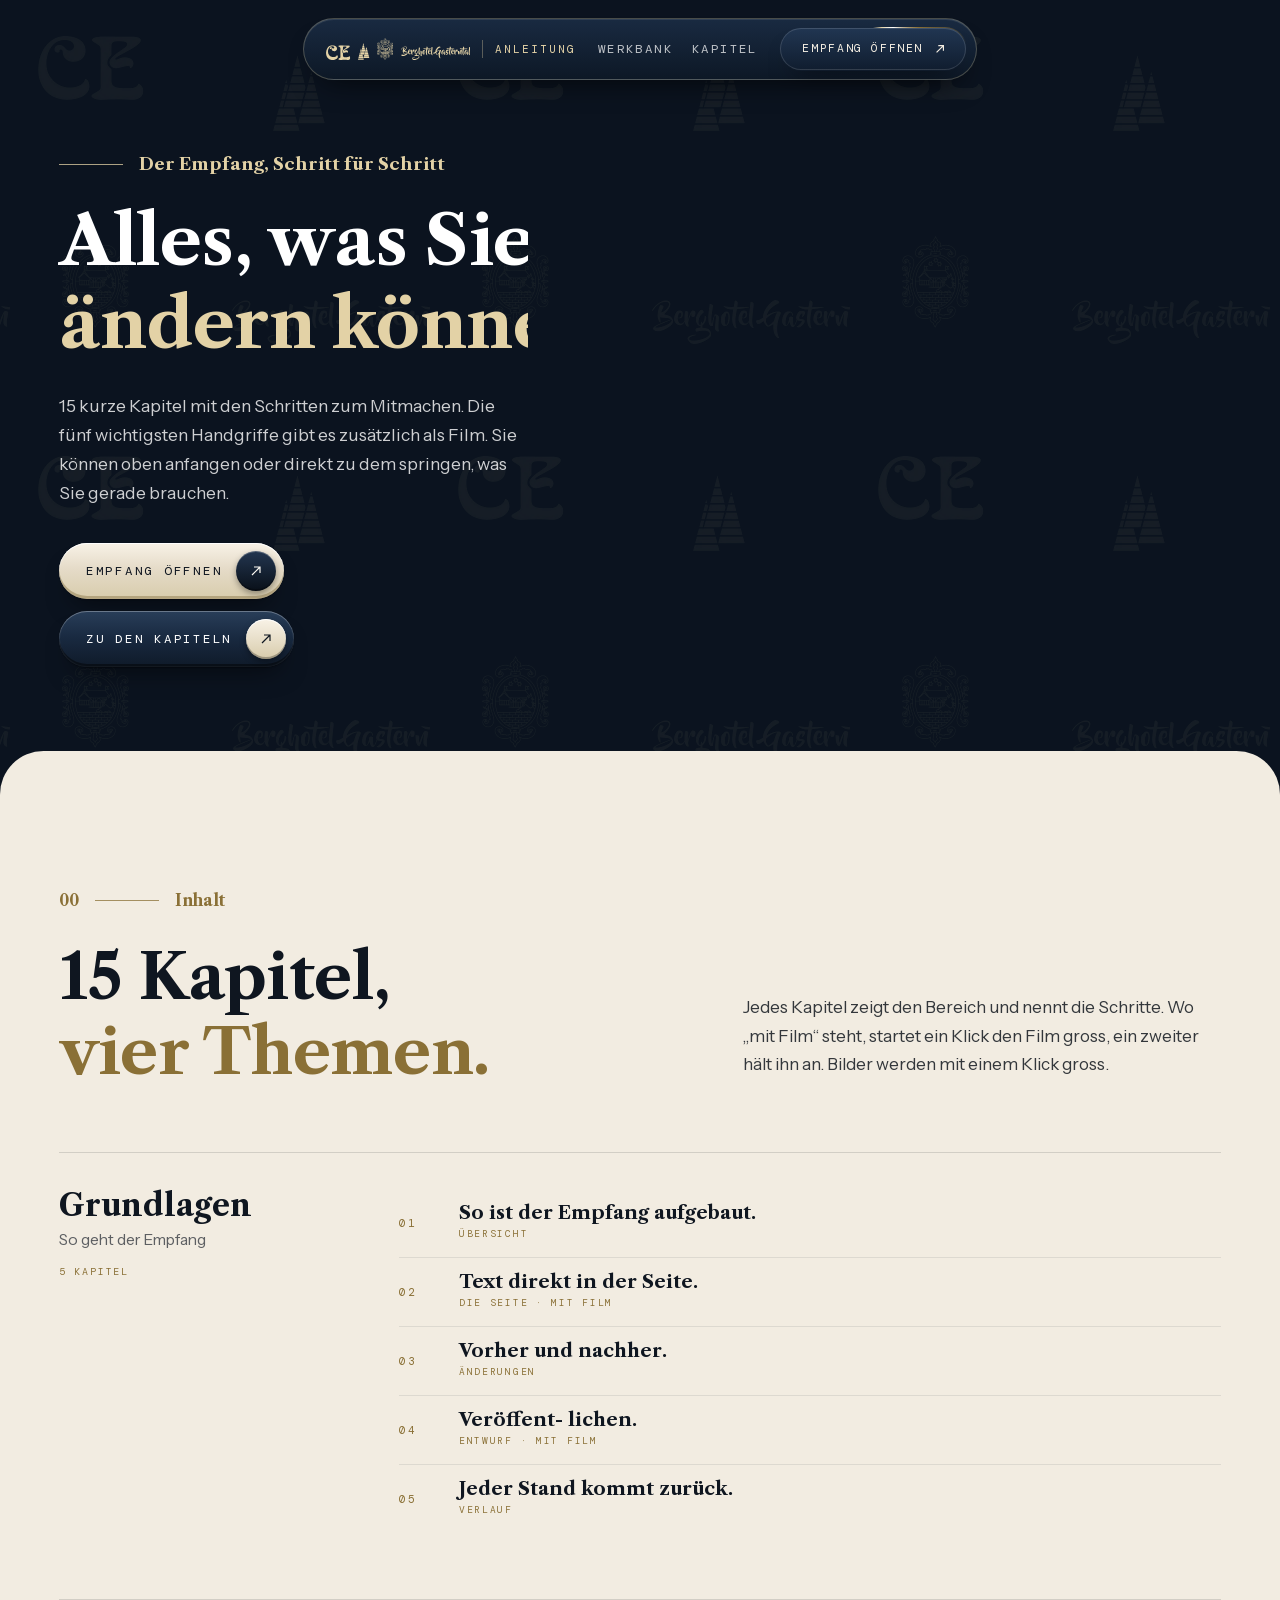
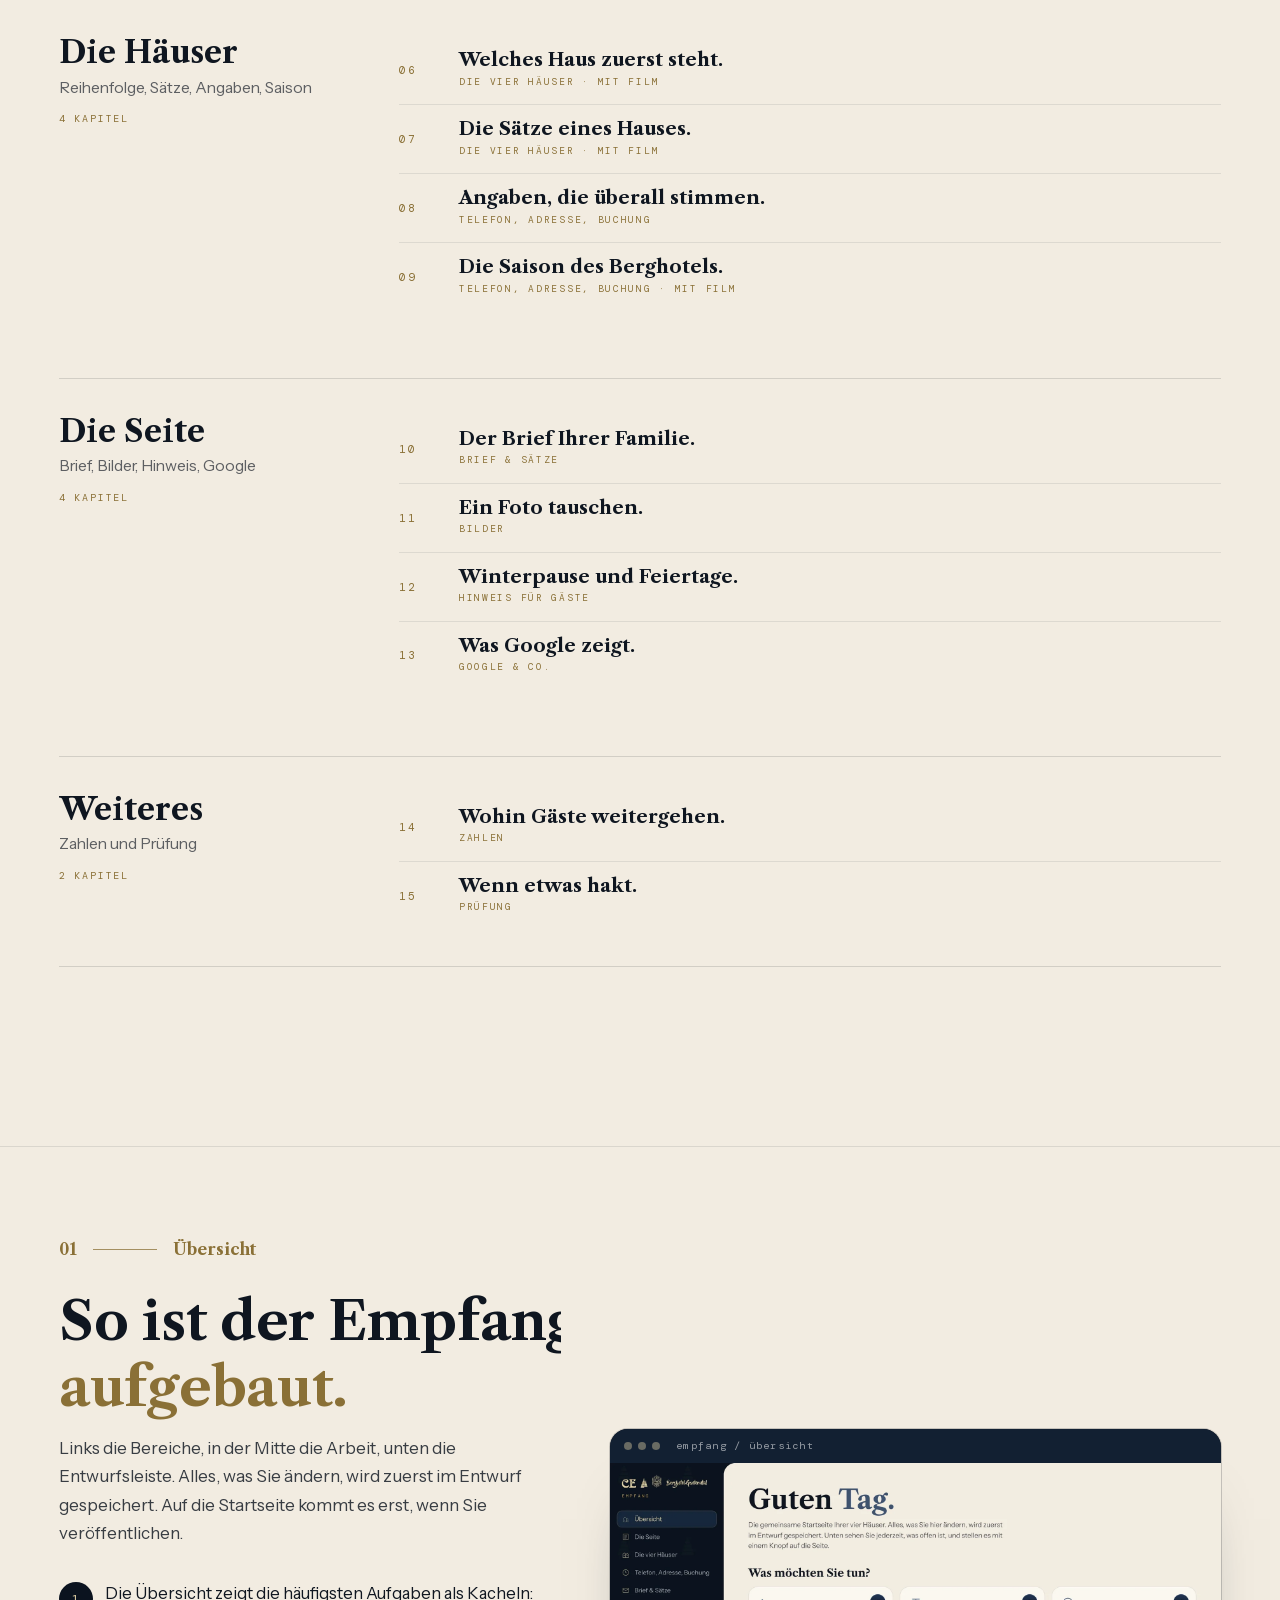
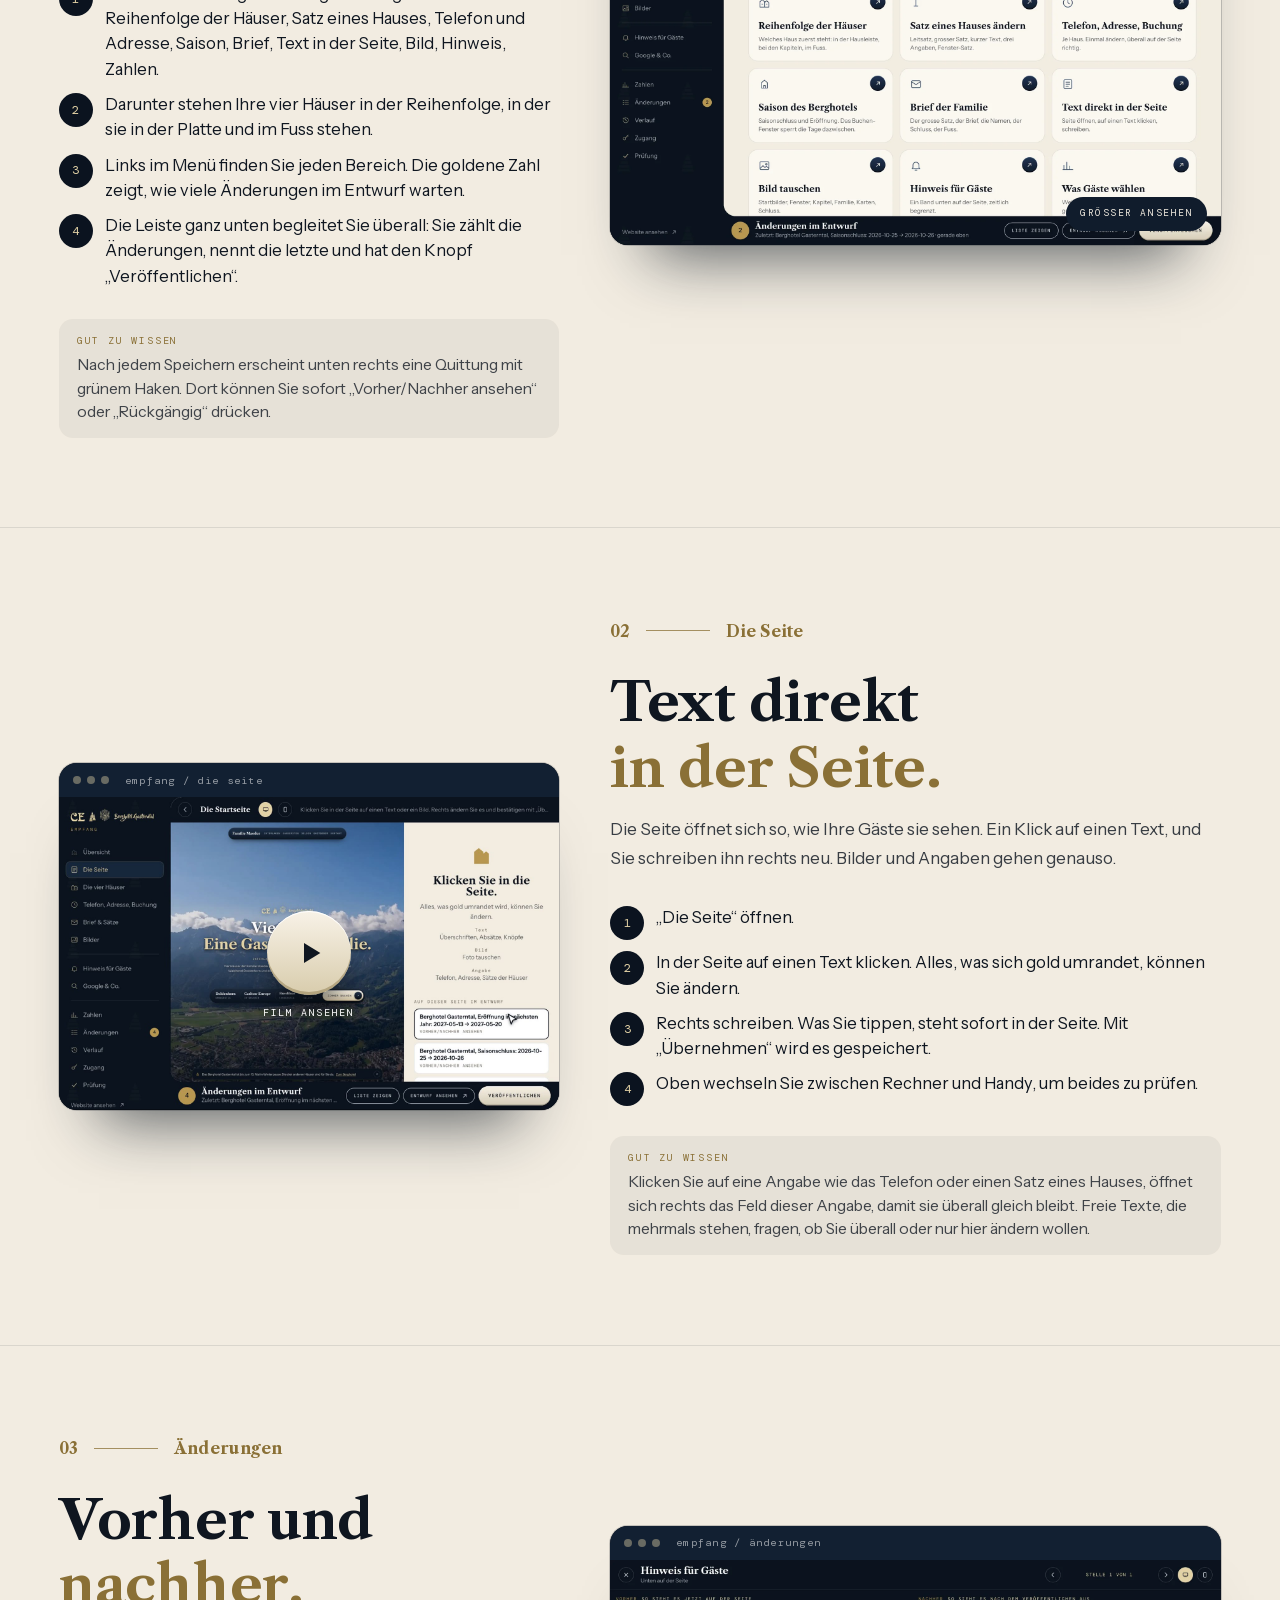
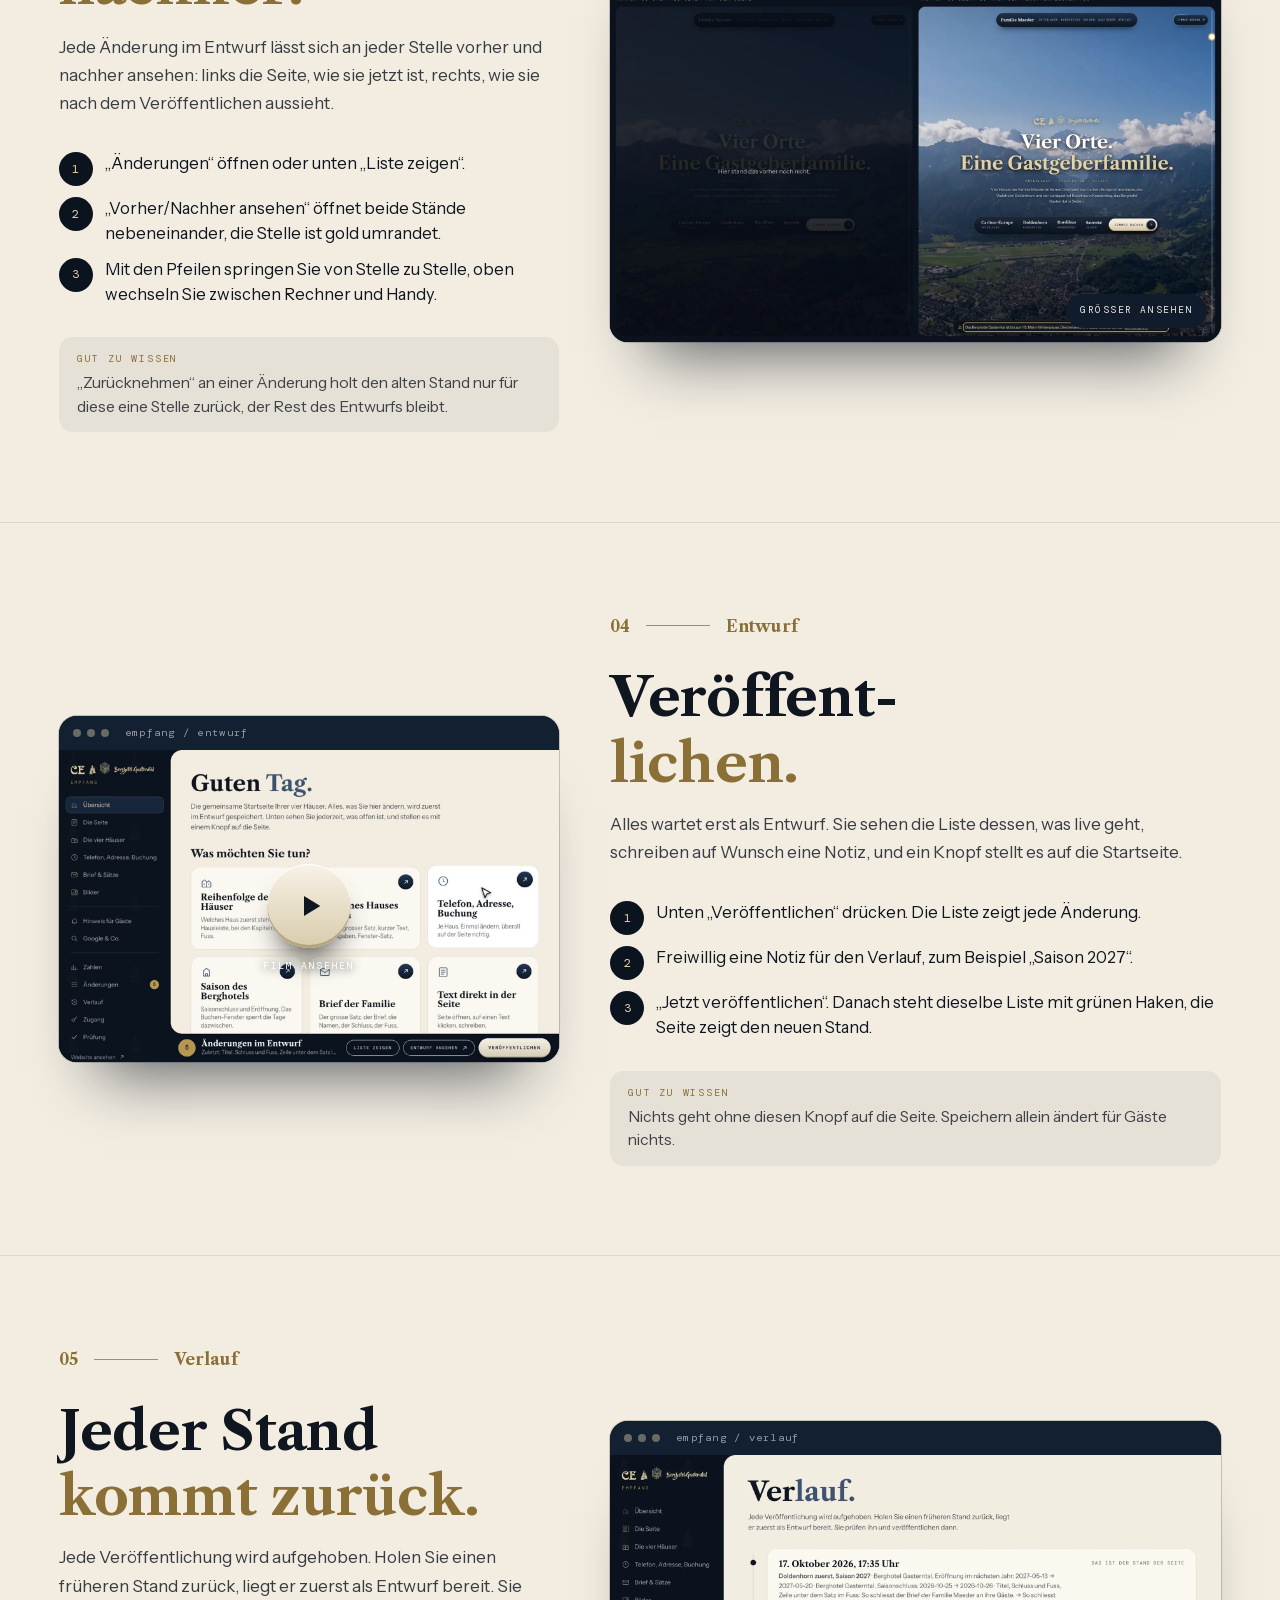
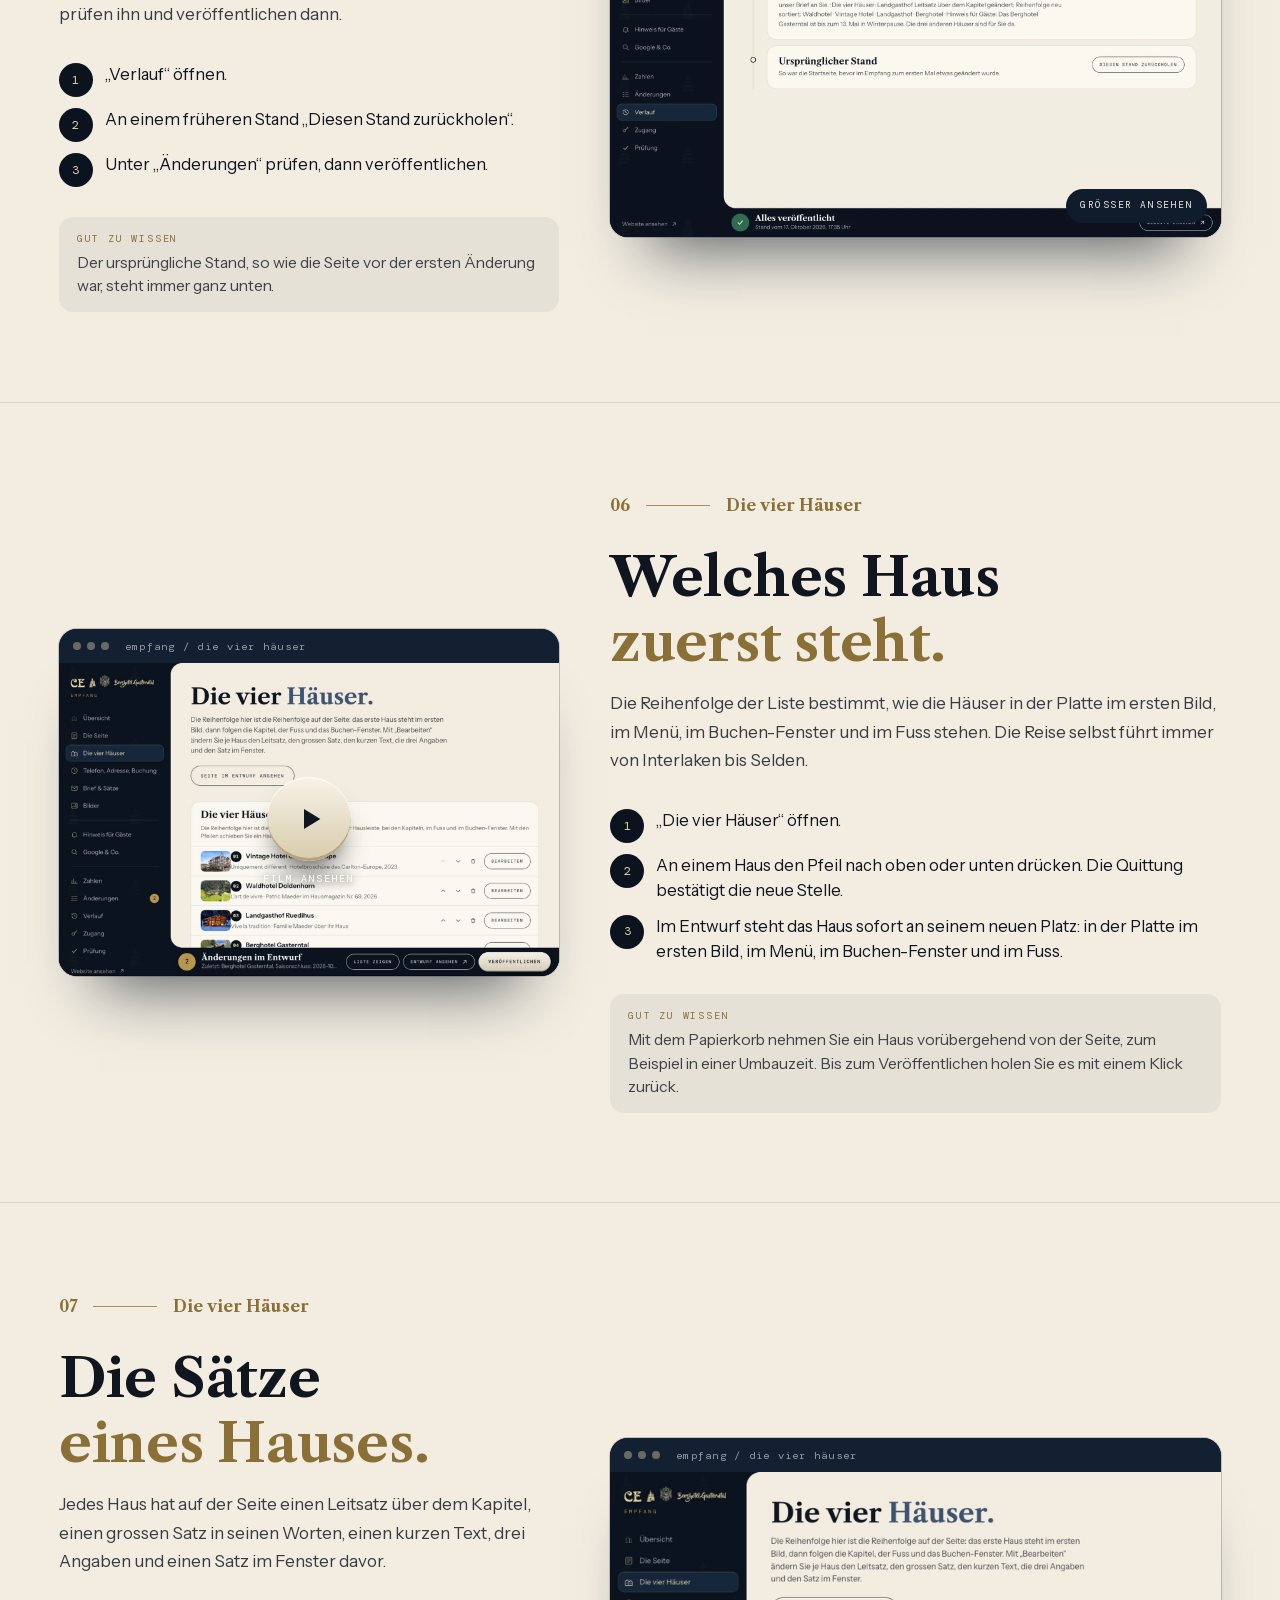
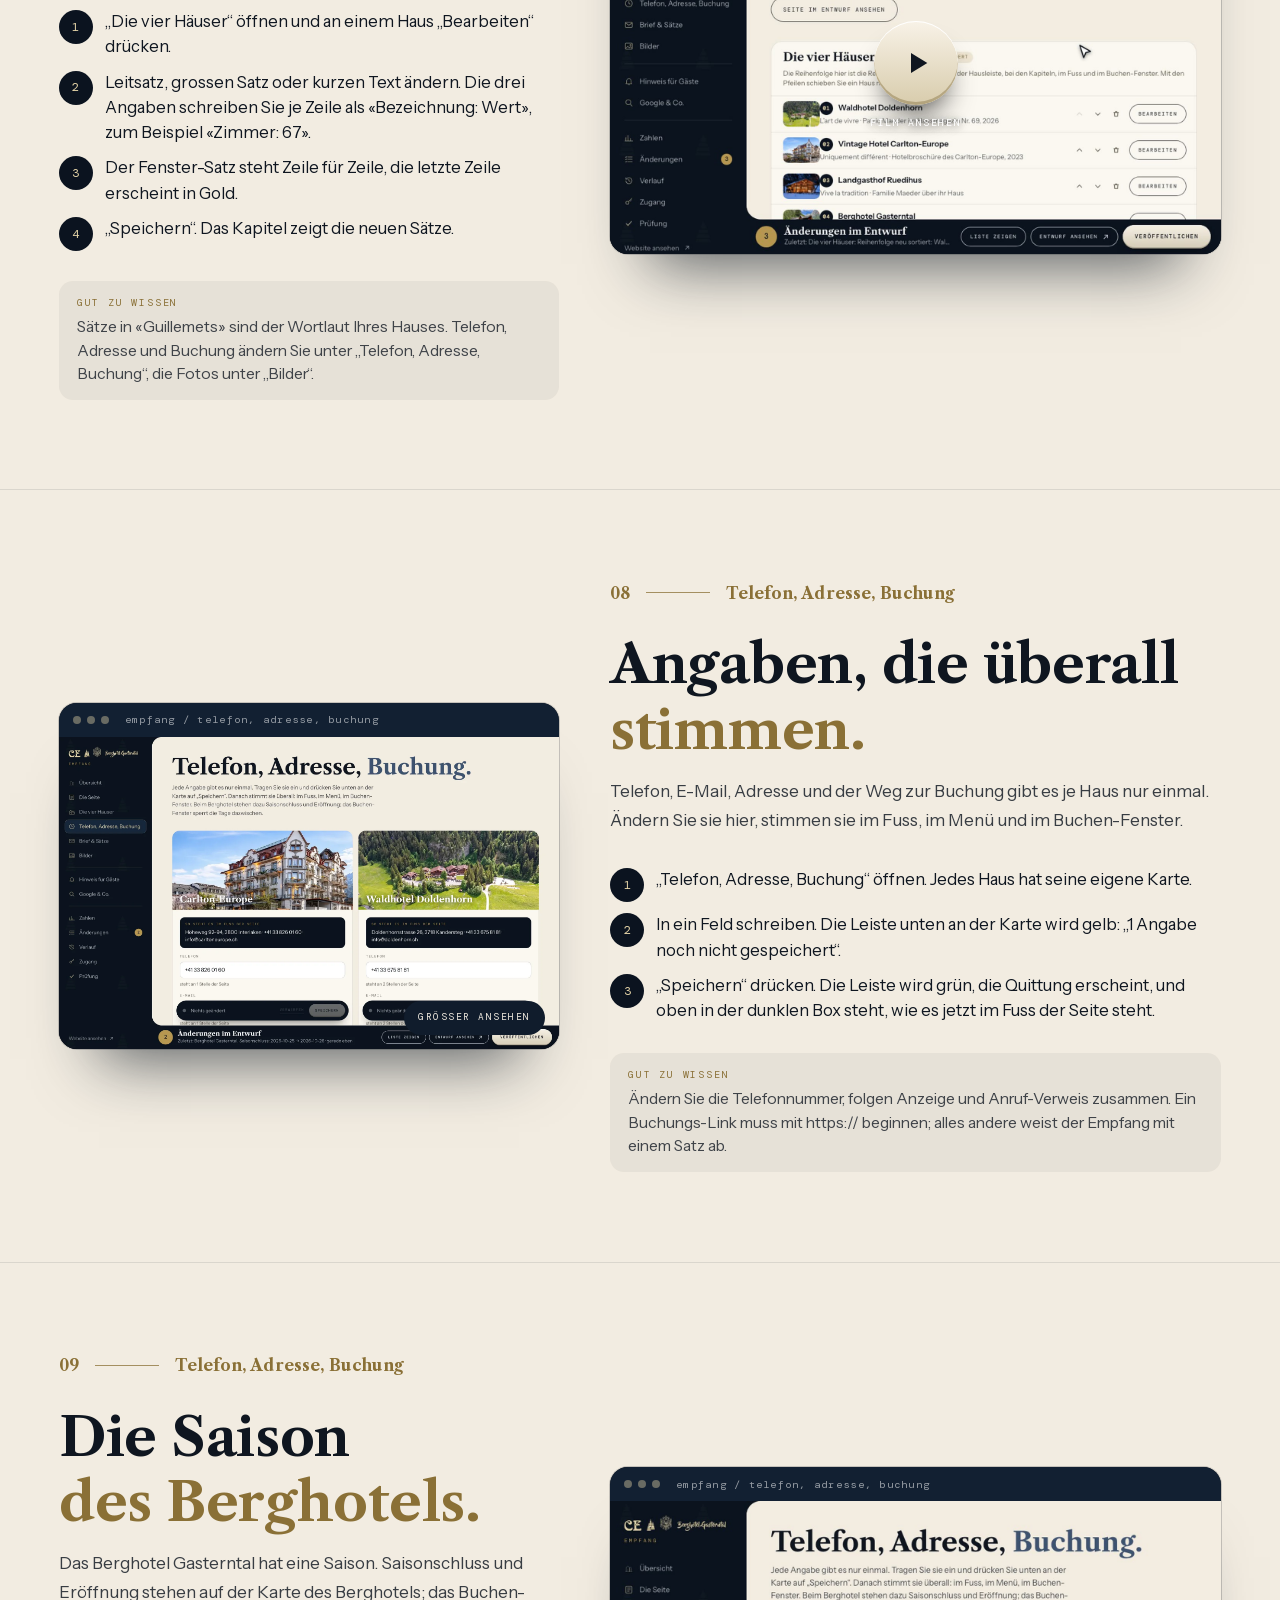
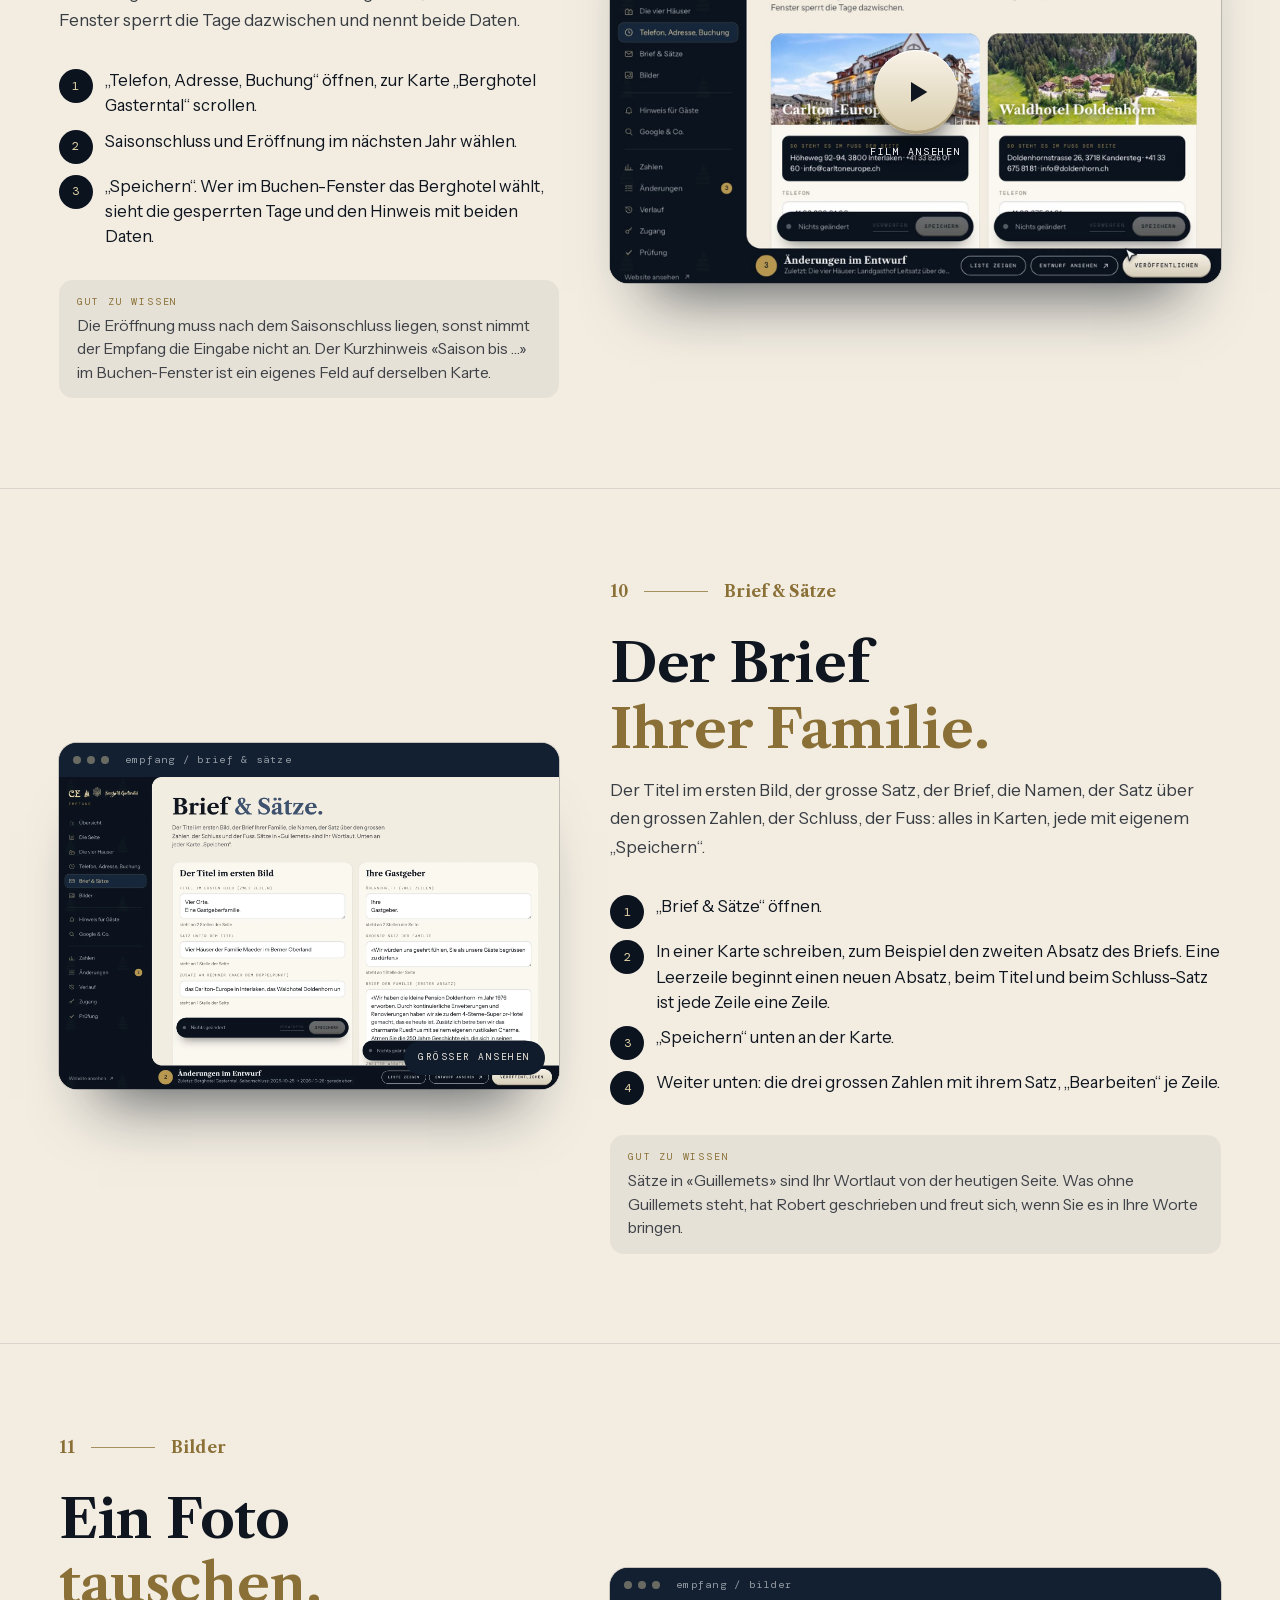
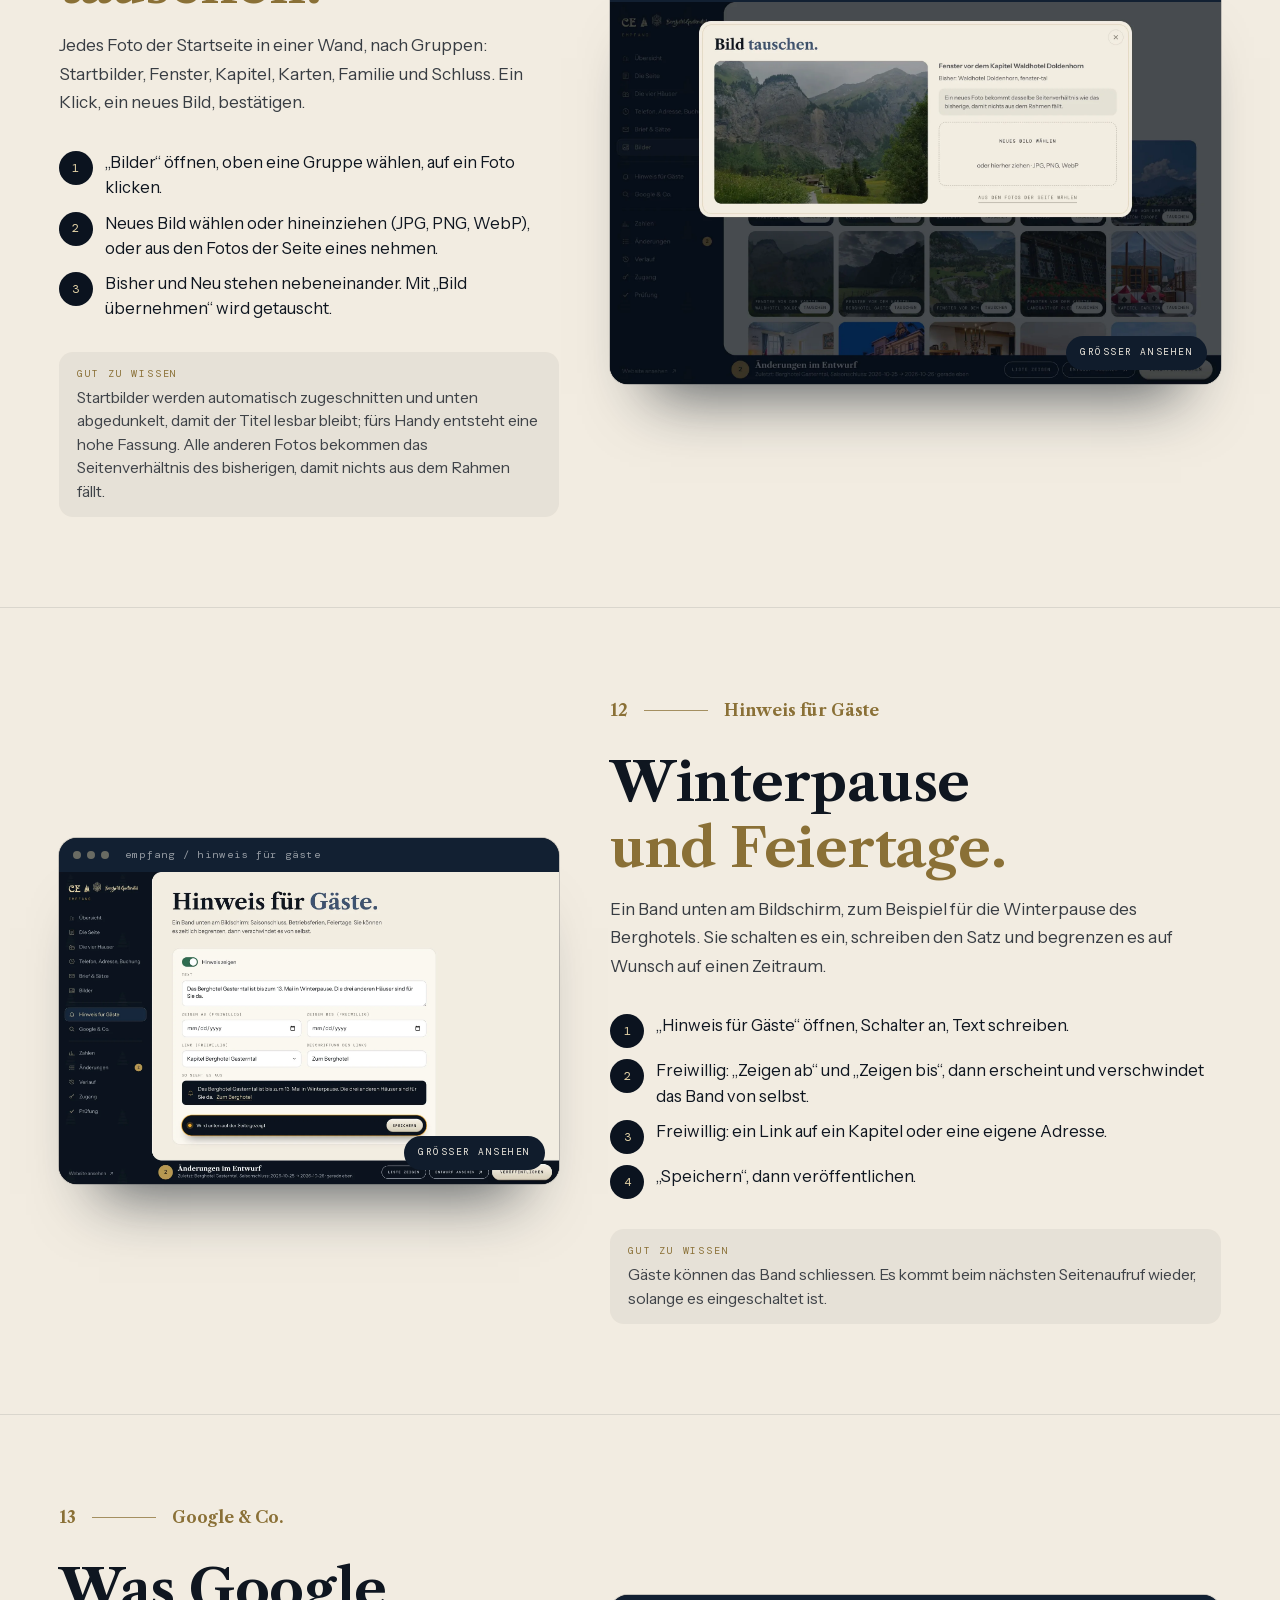
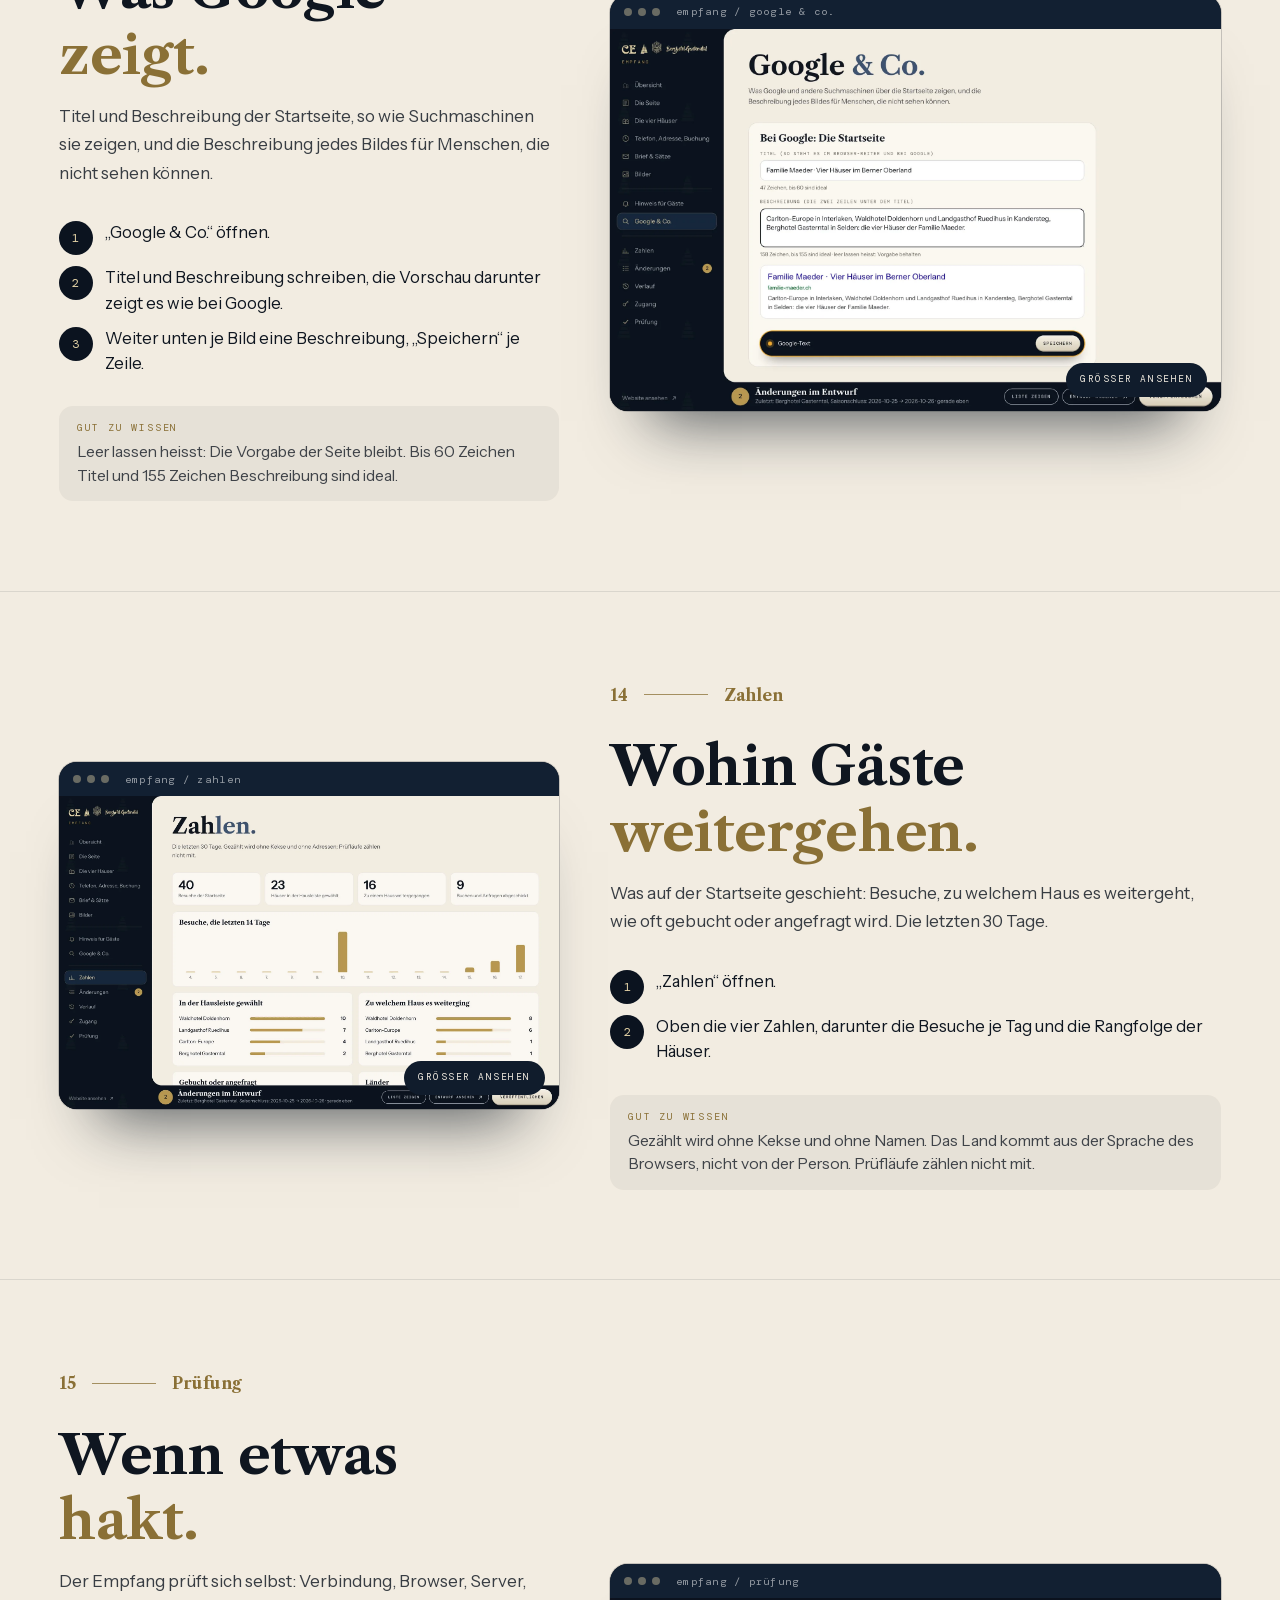
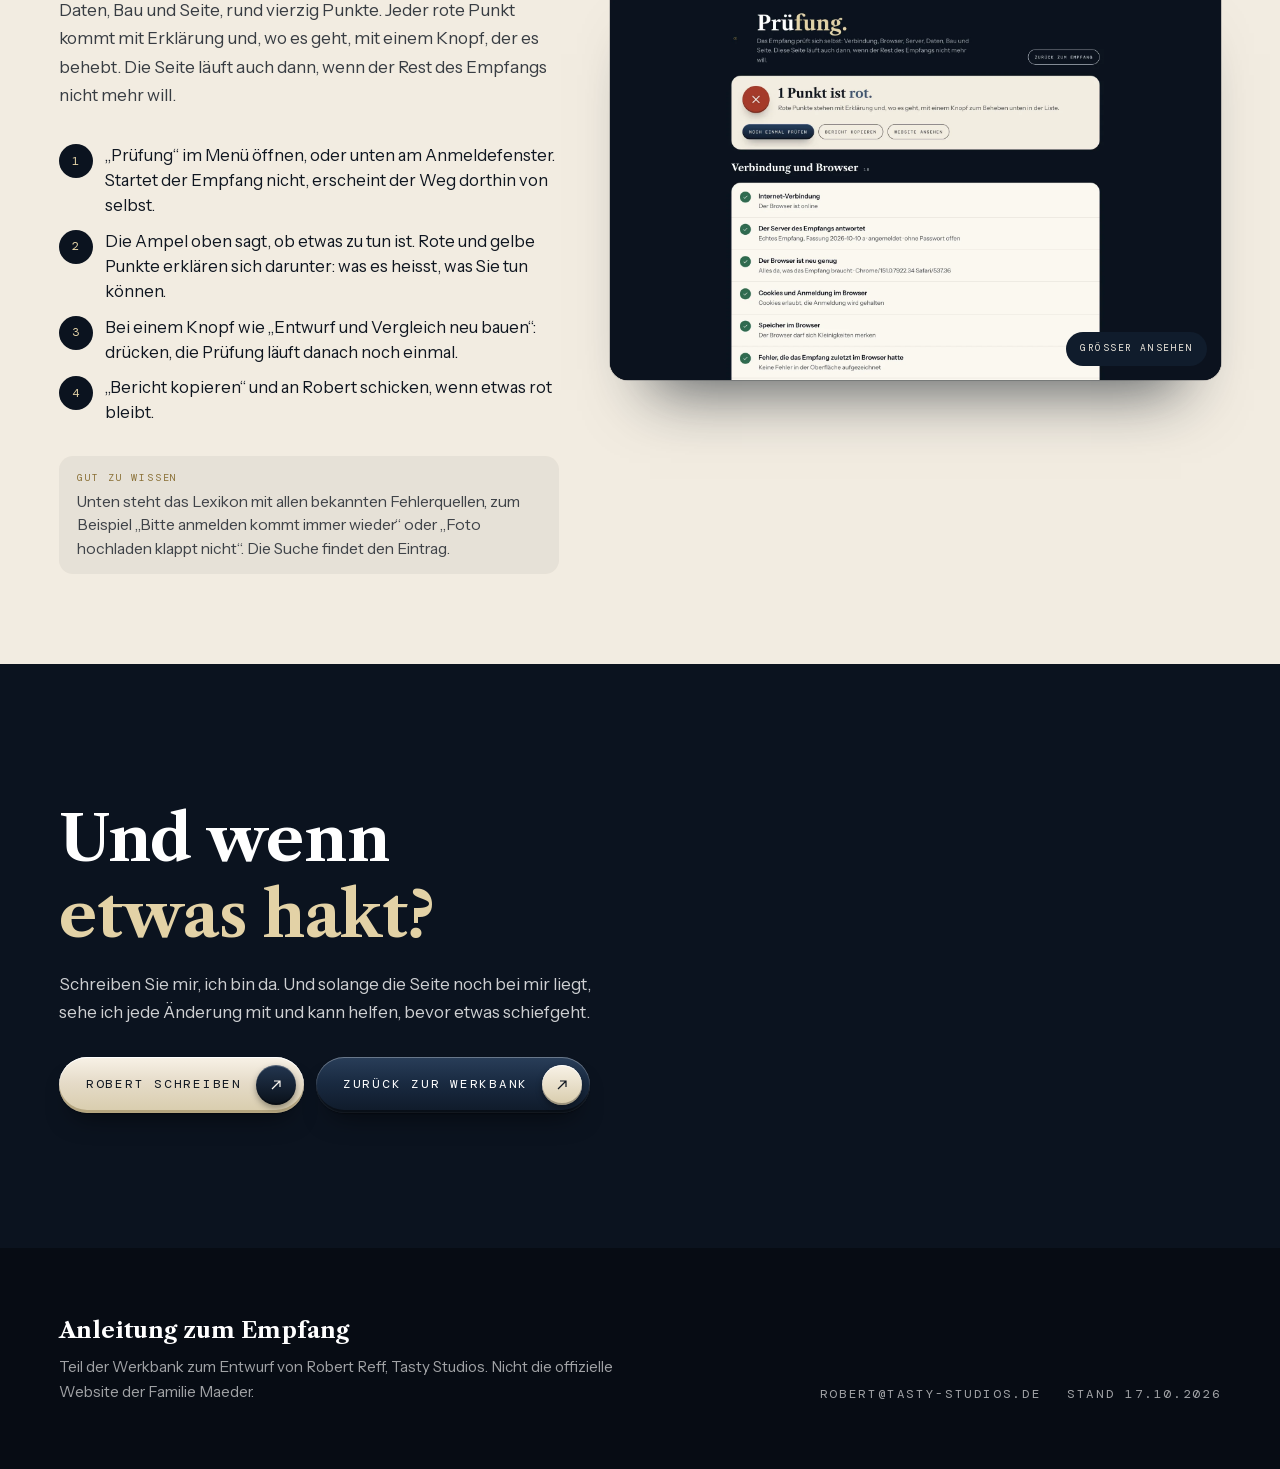
<file: werkbank/anleitung/index.html>
<!doctype html>
<html lang="de-CH">
<head>
<meta charset="utf-8">
<meta name="viewport" content="width=device-width, initial-scale=1">
<title>Anleitung zum Empfang · Familie Maeder</title>
<meta name="description" content="Schritt für Schritt durch den Empfang, das Werkzeug zur gemeinsamen Startseite der vier Häuser der Familie Maeder.">
<meta name="robots" content="noindex, nofollow">
<meta name="theme-color" content="#0b131f">
<link rel="icon" href="../../assets/logo/familie-maeder.svg">
<link rel="preload" href="../fonts/librecaslon-700.woff2" as="font" type="font/woff2" crossorigin>
<link rel="stylesheet" href="../werkbank.css?v=1792236023">
<link rel="stylesheet" href="anleitung.css?v=1791649945">
<style>.insel__z{height:22px;width:auto;display:block;color:var(--gold)}</style>
<script src="/besuch.js?v=3c4c57a56e" defer></script><script src="/verweil.js?v=5881fd455d" defer></script></head>
<body class="haus-familie-maeder anleitung">
<header class="leiste leiste--sofort"><div class="insel">
  <a class="insel__m" href="../index.html#studio"><svg class="insel__z" viewBox="0 0 656 100" role="img" aria-label="Familie Maeder: Carlton-Europe, Waldhotel Doldenhorn, Landgasthof Ruedihus, Berghotel Gasterntal" fill="currentColor"><svg x="0.0" y="33" width="110.4" height="67" viewBox="87 0 112 68" fill="currentColor"><path  d="M170.5,0.6c5.6,0,11.1,0,16.7,0c2.1,0,4.2,0.2,6.2,0.9c3.3,1.1,3.9,3.4,1.6,6c-1.8,2-4.1,3.5-6.4,5
		c-4.1,2.5-8.4,4.7-12.6,7c-1.7,0.9-3.4,1.8-5,2.9c-0.5,0.4-1.1,0.7-1.5,1.2c-0.3,0.2-0.5,0.6-0.3,1c0.2,0.3,0.6,0.5,0.9,0.4
		c0.6-0.2,1.2-0.3,1.8-0.6c1.8-0.7,3.5-1.4,5.4-1.7c2.8-0.4,5.5-0.1,8.1,1.3c1.7,1,3,2.4,3.1,4.5c0.1,1.6-0.2,3.1-1.3,4.4
		c-0.5,0.6-1.2,1.1-2,1.3c-0.3,0.1-0.6,0.2-0.5-0.4c0.1-1.2-0.3-1.7-1.6-1.8c-1.3-0.1-2.6,0.1-3.8,0.4c-2.3,0.6-4.7,1.3-7,1.7
		c-1.6,0.3-3.2,0.4-4.8-0.1c-3.9-1.3-6-5.7-3.5-9.4c1.4-2.2,3.3-3.8,5.4-5.4c2.6-2.1,5.5-3.8,8.2-5.8c1.3-0.9,2.6-1.8,3.5-3.1
		c0.9-1.2,0.6-2.6-0.6-3.5c-0.5-0.3-1.1-0.5-1.7-0.7c-1-0.3-2.1-0.3-3.1-0.4c-2.2-0.2-4.4-0.1-6.6,0.2c-2.6,0.4-3.8,1.8-3.9,4.5
		c0,2.8-0.1,5.6,0,8.4c0,1.1-0.3,1.8-1.1,2.6c-1.9,1.8-3.2,3.9-3.3,6.6c-0.1,1.6,0.4,2.9,1.3,4.2c0.7,1,1.5,1.8,2.4,2.5
		c0.5,0.4,0.7,0.8,0.7,1.4c0,4,0,7.9,0,11.9c0,3,1.2,4.8,4,6c2,0.8,4.1,1.1,6.3,1.2c2.7,0.2,5.3,0.3,8,0.2c1.9-0.1,3.9-0.1,5.7-0.7
		c2-0.6,3.5-1.6,4.2-3.7c0.2-0.6,0.5-0.5,1-0.3c1.8,0.9,3,2.3,3.8,4.1c0.8,2,1,4.1,0.4,6.3c-0.7,2.7-2.4,4.4-4.9,5.5
		c-2.6,1.1-5.3,1.4-8,1.3c-3.4-0.1-6.8-0.3-10.3-0.5c-5.5-0.3-11,0.1-16.4,0.3c-2.6,0.1-5.2,0.3-7.8,0.1c-2.1-0.2-4.2-0.8-6-2
		c-1.9-1.2-2-2.4-0.2-3.9c0.9-0.8,2-1.3,3.1-1.9c1.3-0.8,2.6-1.5,3.8-2.4c1.1-0.9,1.6-1.9,1.6-3.3c0-13.1,0-26.1,0-39.2
		c0-0.3,0-0.6,0-1c0-2-0.8-3.5-2.5-4.6c-1.2-0.7-2.4-1.5-3.6-2.2c-0.8-0.5-1.5-0.9-2.2-1.5c-1.2-0.9-1.2-2.1,0-3.1
		c0.7-0.6,1.5-0.9,2.4-1.2c2.7-0.8,5.6-1,8.4-1C160.5,0.5,165.5,0.5,170.5,0.6L170.5,0.6z"/><path  d="M96,28.3c-0.1,6.8,1.7,12.5,5.7,17.3c4,4.8,9.1,7.8,15.2,8.8c4.5,0.7,8.9,0.3,13.2-1.4
		c3.2-1.3,5.7-3.4,6.8-6.8c0.2-0.7,0.6-0.7,1.1-0.5c1.3,0.5,2.2,1.5,2.7,2.8c2,5.1,1.1,10.5-4.1,14.3c-2.9,2.1-6.2,3.3-9.6,4
		c-6.2,1.3-12.3,1.5-18.4-0.2c-9.7-2.8-16-9.1-19.4-18.5c-1.9-5.3-2.3-10.8-1.8-16.4c0.4-5.2,1.6-10.2,3.9-14.9
		c3.1-6.4,7.7-11.4,14.2-14.5c4.7-2.3,9.7-2.7,14.9-2.1c3.4,0.4,6.7,1.3,9.7,3c3.5,2,6.1,4.7,7.1,8.8c0.8,3.4,0.6,6.7-1.3,9.8
		c-2,3.3-5,4.8-8.6,5.4c-2.4,0.4-4.7,0.3-7-0.4c-4.4-1.4-7.1-5.5-7.1-9.4c0-0.6-0.1-1.1-0.3-1.7c-0.2-0.5-0.4-0.9-0.9-1.1
		c-0.5-0.3-1.1-0.4-1.6-0.1c-0.5,0.3-0.5,0.8-0.4,1.3c0.1,1.1,0,1.4-1.1,1.7c-1.6,0.4-3.1-0.1-3.8-1.1c-0.9-1.3-0.8-3.5,0.1-4.8
		c1.1-1.5,2.6-2.2,4.4-2.2c2-0.1,3.7,0.7,5.1,2.1c0.8,0.8,1.5,1.6,2.2,2.4c1.1,1.1,2.5,1.7,4.2,1.5c2.1-0.2,3.8-1.9,4-4
		c0.2-2.6-1-4.5-3.3-5.7c-2.3-1.2-4.7-1.4-7.2-1.3c-5.9,0.2-10.3,3-13.7,7.7c-2.5,3.6-3.8,7.6-4.5,11.9C96.1,25.6,96,27.2,96,28.3"
		/></svg><svg x="144.4" y="22" width="53.9" height="78" viewBox="282.26 400.65 31.24 45.18" fill="currentColor"><path fill-rule="nonzero"  d="M 283.816406 441.621094 L 282.855469 445.226562 L 298.234375 445.226562 L 297.273438 441.621094 Z M 285.019531 436.9375 L 284.054688 440.78125 L 297.035156 440.78125 L 296.074219 436.9375 Z M 298.355469 436.9375 L 297.394531 440.78125 L 312.894531 440.78125 L 311.8125 436.9375 Z M 286.21875 432.25 L 285.136719 436.09375 L 295.832031 436.09375 L 294.871094 432.25 Z M 299.558594 432.25 L 298.476562 436.09375 L 311.574219 436.09375 L 310.613281 432.25 Z M 287.421875 427.683594 L 286.460938 431.53125 L 288.503906 431.53125 L 289.34375 427.683594 Z M 290.183594 427.683594 L 289.105469 431.53125 L 298.835938 431.53125 L 299.796875 427.683594 Z M 300.757812 427.683594 L 299.675781 431.53125 L 310.371094 431.53125 L 309.410156 427.683594 Z M 288.621094 422.996094 L 287.660156 426.84375 L 289.703125 426.84375 L 290.664062 422.996094 Z M 291.386719 422.996094 L 290.425781 426.84375 L 300.039062 426.84375 L 301 422.996094 Z M 301.960938 422.996094 L 300.878906 426.84375 L 309.167969 426.84375 L 308.207031 422.996094 Z M 289.824219 418.3125 L 288.863281 422.15625 L 290.90625 422.15625 L 291.625 419.394531 L 291.265625 418.3125 Z M 292.589844 418.3125 L 291.625 422.15625 L 301.238281 422.15625 L 301.71875 419.992188 L 301.238281 418.3125 Z M 303.164062 418.3125 L 302.082031 422.15625 L 307.96875 422.15625 L 307.007812 418.3125 Z M 289.945312 417.46875 L 291.027344 417.46875 L 290.546875 415.425781 Z M 293.789062 413.625 L 292.828125 417.46875 L 301.121094 417.46875 L 300.160156 413.625 Z M 304.363281 413.625 L 303.28125 417.46875 L 306.765625 417.46875 L 305.804688 413.625 Z M 304.484375 412.785156 L 305.566406 412.785156 L 304.964844 410.742188 C 305.085938 410.742188 304.484375 412.785156 304.484375 412.785156 M 294.992188 408.9375 L 294.03125 412.785156 L 299.917969 412.785156 L 298.957031 408.9375 Z M 297.035156 401.25 L 295.230469 408.097656 L 298.714844 408.097656 Z M 297.035156 401.25 "/></svg><svg x="232.3" y="0" width="74.7" height="100" viewBox="0 0 1044.0 1398.0" fill="currentColor"><g transform="translate(0.000000,1398.000000) scale(0.100000,-0.100000)"><path d="M5066 13958 c-3 -13 -23 -45 -46 -72 -28 -34 -40 -58 -40 -80 0 -17
-9 -50 -21 -71 -11 -22 -27 -57 -34 -78 -15 -38 -43 -77 -127 -173 -47 -53
-48 -56 -48 -119 0 -64 -21 -105 -55 -105 -26 0 -151 -91 -249 -183 -111 -103
-153 -168 -178 -276 -14 -61 2 -186 32 -243 11 -22 19 -47 16 -54 -7 -18 -50
-18 -65 0 -12 15 -85 36 -123 36 -13 0 -48 12 -78 26 -30 14 -87 29 -127 34
-40 5 -88 17 -106 26 -27 15 -65 18 -232 18 -219 1 -410 -26 -556 -79 -36 -13
-88 -26 -115 -30 -27 -4 -63 -16 -80 -26 -17 -10 -51 -26 -75 -34 -23 -9 -50
-22 -59 -29 -8 -7 -32 -19 -52 -25 -20 -7 -66 -34 -103 -61 -36 -28 -78 -56
-93 -64 -15 -8 -39 -27 -53 -42 -15 -16 -50 -51 -79 -79 -90 -86 -203 -244
-216 -304 -4 -14 -18 -46 -32 -70 -90 -158 -112 -563 -40 -732 39 -92 108
-174 208 -249 53 -38 96 -61 140 -74 36 -10 85 -25 110 -32 71 -23 151 -28
252 -15 169 21 262 67 387 192 82 82 95 98 132 169 33 63 34 68 34 186 0 154
-28 220 -132 305 -93 78 -106 83 -194 81 -109 -3 -123 10 -86 76 15 28 27 57
27 65 0 29 49 57 102 57 27 0 63 7 80 16 18 9 61 26 97 38 66 22 66 22 131 0
107 -38 271 -27 344 24 98 68 91 66 167 52 57 -11 82 -11 134 -1 71 14 83 11
148 -44 21 -18 72 -47 115 -65 78 -33 79 -33 179 -14 44 8 93 -38 93 -89 0
-39 -10 -49 -61 -66 -20 -6 -53 -26 -74 -44 -38 -33 -38 -33 -47 -142 -8 -90
-14 -116 -34 -146 -21 -31 -24 -46 -24 -126 0 -105 -4 -111 -82 -122 -29 -5
-78 -20 -108 -34 -30 -15 -61 -27 -68 -27 -7 0 -56 -22 -109 -50 -53 -27 -101
-50 -108 -50 -22 0 -184 -88 -340 -184 -117 -72 -175 -112 -233 -162 -21 -17
-55 -44 -78 -60 -151 -109 -504 -468 -634 -647 -19 -26 -48 -64 -64 -85 -15
-20 -60 -84 -98 -142 -39 -58 -78 -114 -88 -125 -10 -11 -21 -31 -25 -45 -4
-14 -18 -36 -30 -50 -13 -14 -32 -43 -42 -65 -11 -22 -28 -53 -37 -70 -9 -16
-16 -35 -16 -42 0 -6 -11 -24 -24 -40 -22 -26 -51 -88 -96 -206 -10 -27 -23
-54 -29 -61 -15 -18 -70 -152 -86 -209 -7 -27 -21 -59 -30 -73 -9 -14 -24 -57
-35 -97 -39 -151 -73 -263 -93 -302 -11 -22 -24 -74 -28 -116 -5 -42 -16 -96
-24 -120 -9 -24 -22 -100 -30 -169 -7 -69 -23 -155 -35 -192 -11 -37 -21 -88
-22 -115 -3 -141 -53 -168 -171 -93 -73 46 -80 69 -79 255 0 167 23 289 84
455 11 30 23 80 27 111 5 31 20 82 34 115 35 83 65 176 88 273 11 45 26 95 34
110 21 42 84 241 96 305 5 31 19 72 30 90 11 19 24 62 30 96 5 35 17 76 26 93
8 17 22 78 29 135 9 70 21 116 35 139 46 75 51 555 6 624 -9 13 -23 52 -31 87
-14 62 -80 195 -139 281 -43 62 -233 248 -277 271 -19 10 -57 30 -84 44 -27
14 -56 26 -63 26 -8 0 -36 11 -63 25 -107 54 -422 52 -541 -5 -35 -16 -75 -30
-89 -30 -78 0 -343 -237 -378 -337 -7 -20 -19 -44 -28 -54 -8 -9 -21 -37 -29
-61 -7 -23 -22 -63 -33 -88 -17 -39 -19 -65 -18 -205 2 -160 2 -160 36 -223
41 -78 119 -150 208 -194 64 -32 72 -33 182 -33 149 0 201 29 310 169 58 75
56 169 -5 238 -61 68 -81 78 -160 78 -61 0 -76 -4 -114 -30 -58 -40 -65 -38
-58 11 15 110 149 183 273 149 38 -11 54 -23 88 -69 49 -66 106 -126 125 -132
10 -4 15 -33 18 -114 3 -93 7 -115 26 -145 13 -19 29 -48 35 -65 8 -19 35 -45
73 -69 68 -44 76 -55 59 -87 -52 -96 -37 -429 20 -464 13 -8 13 -72 -1 -80 -5
-4 -21 -30 -34 -58 -14 -29 -34 -68 -45 -87 -20 -33 -21 -47 -18 -222 3 -187
3 -187 -24 -215 -14 -15 -34 -46 -45 -68 -10 -22 -26 -41 -35 -43 -32 -6 -39
41 -35 227 5 179 -4 284 -29 356 -8 23 -14 57 -14 77 0 64 -66 203 -119 249
-97 86 -146 100 -339 100 -145 0 -145 0 -216 -36 -93 -49 -123 -77 -156 -152
-16 -34 -38 -66 -49 -73 -32 -16 -33 -325 -1 -333 20 -5 34 -30 45 -80 9 -46
69 -101 146 -137 69 -31 74 -32 174 -28 82 4 109 9 137 26 62 39 77 16 37 -53
-35 -59 -23 -147 36 -260 61 -118 50 -139 -46 -95 -69 31 -126 26 -206 -17
-72 -40 -145 -110 -158 -153 -4 -14 -19 -37 -32 -52 -25 -26 -43 -83 -46 -143
-3 -44 41 -47 98 -6 24 17 51 31 61 31 10 0 45 13 79 30 96 47 163 20 199 -79
10 -28 24 -55 32 -62 8 -6 19 -30 25 -52 6 -23 22 -55 36 -72 94 -116 100
-135 53 -187 -28 -31 -30 -37 -30 -115 0 -104 -13 -116 -107 -90 -43 11 -72
13 -113 7 -123 -19 -239 -50 -310 -83 -42 -20 -88 -39 -103 -42 -26 -7 -27
-10 -27 -70 0 -62 0 -64 30 -70 17 -4 60 -22 96 -41 36 -19 73 -34 81 -34 9 0
51 -12 92 -26 71 -24 86 -26 216 -23 l140 4 1 -86 c0 -81 3 -89 32 -130 41
-56 40 -73 -7 -119 -21 -20 -51 -64 -66 -96 -15 -33 -35 -67 -44 -77 -9 -10
-27 -46 -41 -80 -34 -83 -57 -96 -142 -78 -35 7 -99 32 -143 55 -174 92 -185
70 -75 -154 50 -104 65 -120 154 -169 98 -53 139 -59 211 -28 105 44 113 28
56 -108 -52 -121 -60 -176 -33 -241 45 -107 31 -125 -61 -77 -96 50 -223 36
-337 -39 -68 -44 -89 -64 -90 -86 0 -27 -32 -81 -51 -87 -31 -10 -29 -339 2
-355 11 -7 31 -35 44 -64 53 -120 206 -200 385 -200 258 0 421 130 450 359 5
39 16 90 25 115 14 37 17 88 17 282 1 247 5 279 42 265 9 -4 24 -24 33 -44 8
-21 31 -55 50 -77 30 -32 34 -43 28 -70 -3 -17 -9 -90 -12 -163 -5 -131 -5
-132 25 -195 17 -35 33 -73 37 -86 4 -12 17 -34 31 -49 31 -34 30 -64 -3 -104
-26 -30 -33 -57 -49 -179 -3 -25 1 -86 10 -138 28 -161 26 -170 -47 -234 -88
-78 -121 -146 -125 -258 -4 -116 -6 -123 -52 -155 -23 -16 -52 -47 -65 -69
-50 -86 -88 -111 -163 -111 -95 1 -191 58 -209 126 -7 24 -15 55 -19 68 -4 13
-3 22 2 20 5 -2 42 -21 83 -42 79 -41 90 -42 171 -12 120 44 164 164 102 281
-24 47 -127 154 -148 154 -5 0 -31 12 -59 25 -69 34 -160 34 -233 0 -30 -14
-62 -25 -73 -25 -25 0 -175 -138 -200 -184 -49 -93 -48 -358 3 -489 18 -45 42
-98 55 -117 13 -19 23 -40 23 -47 0 -7 13 -27 28 -45 15 -18 36 -45 45 -60 64
-103 318 -246 482 -272 129 -21 334 -17 420 9 186 55 450 249 517 380 12 22
31 54 42 70 27 36 82 167 92 215 3 19 15 50 25 70 47 91 47 488 0 624 -12 32
-28 100 -36 150 -19 109 -48 218 -81 305 -14 35 -31 94 -39 132 -8 39 -21 82
-29 98 -8 15 -22 58 -30 95 -9 36 -24 83 -35 104 -10 20 -22 57 -26 82 -4 25
-15 61 -25 80 -10 20 -23 61 -28 91 -6 31 -20 71 -31 90 -11 19 -25 67 -31
106 -5 38 -19 91 -30 117 -11 26 -25 77 -31 114 -6 37 -19 83 -29 102 -36 72
-46 389 -15 450 35 69 139 123 181 95 33 -22 42 -64 49 -245 3 -97 12 -183 20
-210 8 -25 21 -94 30 -155 9 -60 24 -141 35 -180 10 -38 23 -110 29 -158 7
-58 18 -101 31 -123 12 -18 26 -64 32 -101 6 -37 19 -84 29 -105 10 -20 21
-56 25 -80 4 -23 17 -63 29 -88 13 -25 30 -69 39 -99 26 -88 67 -185 88 -207
10 -12 25 -44 32 -72 8 -28 21 -61 30 -73 9 -13 16 -31 16 -40 0 -9 12 -34 26
-55 15 -21 51 -86 81 -144 30 -58 60 -112 68 -120 7 -8 22 -33 34 -55 12 -22
37 -62 56 -90 19 -27 52 -74 73 -104 61 -87 120 -166 192 -254 19 -24 53 -66
75 -93 99 -121 461 -463 550 -519 17 -11 55 -40 85 -66 30 -25 71 -54 90 -64
19 -9 43 -24 52 -33 16 -14 81 -52 268 -157 41 -23 91 -47 111 -54 20 -6 44
-20 54 -31 10 -11 34 -22 54 -25 20 -4 61 -17 91 -30 30 -14 81 -32 113 -41
70 -19 83 -37 90 -127 4 -53 11 -77 33 -109 25 -36 30 -53 34 -134 7 -112 21
-137 100 -175 77 -37 92 -89 41 -140 -28 -28 -34 -29 -115 -29 -99 0 -181 -30
-249 -90 -38 -33 -38 -33 -194 -34 -146 -1 -157 0 -186 21 -44 33 -182 83
-246 90 -46 4 -67 1 -118 -21 -81 -34 -138 -34 -206 0 -32 17 -79 30 -121 34
-76 9 -122 45 -146 117 -23 67 -14 78 65 78 113 1 240 77 290 174 13 25 32 53
43 62 40 34 40 243 1 311 -11 18 -28 53 -39 76 -36 78 -195 218 -302 267 -123
55 -367 72 -473 32 -22 -9 -66 -23 -97 -31 -119 -33 -289 -193 -321 -302 -8
-28 -25 -71 -38 -95 -38 -73 -41 -327 -5 -423 15 -38 35 -103 45 -145 18 -70
49 -144 104 -246 47 -88 174 -226 296 -323 47 -38 200 -142 208 -142 3 0 70
-29 148 -65 96 -44 154 -65 181 -65 21 0 71 -12 109 -26 209 -74 728 -66 938
15 16 6 44 11 64 11 24 0 54 11 85 31 58 38 120 45 126 16 2 -11 -8 -45 -22
-77 -50 -110 -34 -255 37 -350 50 -67 196 -220 210 -220 5 0 25 -14 45 -31 20
-18 58 -42 85 -54 80 -37 98 -60 91 -114 -6 -55 33 -130 115 -216 32 -34 51
-65 59 -95 6 -25 20 -63 32 -85 11 -21 20 -46 20 -54 0 -42 94 -151 131 -151
38 0 125 155 164 293 10 35 29 63 69 104 31 31 56 60 56 63 0 4 14 24 30 45
25 32 30 47 30 94 0 68 10 84 71 109 25 11 62 36 83 56 22 20 44 36 51 36 28
0 191 176 233 251 42 76 42 78 42 178 0 86 -4 110 -27 166 -33 82 -26 95 43
71 26 -9 58 -26 71 -38 16 -15 43 -25 81 -29 31 -4 84 -17 117 -29 173 -63
691 -61 880 3 39 13 94 27 123 31 32 4 98 28 165 60 62 29 122 57 134 60 24 8
81 43 197 123 97 68 269 253 339 366 33 54 81 169 91 217 3 19 19 64 34 100
26 63 27 70 27 260 0 179 -2 198 -21 230 -11 19 -29 59 -39 88 -25 68 -108
168 -188 225 -133 94 -230 122 -427 121 -201 -1 -253 -21 -462 -172 -44 -32
-104 -113 -119 -162 -6 -19 -23 -52 -36 -72 -36 -53 -39 -202 -6 -263 12 -22
33 -64 47 -93 22 -45 38 -60 116 -112 89 -58 111 -65 210 -72 34 -3 35 -4 34
-45 -2 -89 -65 -143 -169 -143 -26 0 -65 -13 -110 -36 -78 -39 -107 -39 -180
-1 -82 44 -277 11 -369 -62 -35 -28 -35 -28 -194 -26 -160 2 -160 2 -198 33
-88 70 -148 92 -248 92 -113 0 -136 12 -136 71 0 44 24 74 90 114 62 37 75 66
73 159 -3 80 -2 84 32 132 28 39 35 58 35 96 0 56 22 82 78 93 20 4 53 15 73
26 21 10 59 23 85 29 26 6 60 22 76 35 20 17 42 25 66 25 21 0 52 10 72 22 19
12 82 46 140 75 58 29 128 66 155 82 28 16 67 39 87 51 65 36 223 143 231 157
4 7 26 22 47 33 21 11 43 26 47 33 4 7 24 24 43 37 80 54 283 245 440 415 71
77 133 153 223 278 23 32 57 76 75 98 17 23 32 44 32 49 0 4 12 23 28 43 15
20 41 59 57 87 17 28 43 69 58 91 16 22 47 77 71 122 24 45 53 100 64 122 12
22 36 74 54 115 17 41 41 88 51 103 18 26 38 76 87 212 9 28 29 73 43 100 14
28 31 79 37 115 6 35 17 76 25 90 7 14 18 49 24 78 6 29 20 71 31 93 11 21 25
74 31 117 5 42 16 106 24 142 8 36 24 110 34 166 10 55 26 120 34 145 10 30
19 121 27 265 15 290 15 292 107 250 94 -44 137 -211 92 -361 -5 -16 -13 -64
-18 -105 -6 -41 -19 -95 -30 -120 -11 -25 -24 -79 -29 -121 -5 -41 -17 -90
-26 -107 -9 -17 -23 -61 -31 -97 -9 -37 -24 -83 -35 -102 -10 -20 -22 -61 -26
-92 -4 -31 -19 -83 -34 -116 -15 -33 -31 -76 -35 -95 -4 -19 -16 -52 -27 -74
-11 -21 -24 -68 -30 -105 -6 -36 -19 -78 -30 -93 -10 -15 -23 -55 -29 -89 -5
-33 -16 -71 -24 -83 -8 -12 -21 -65 -29 -117 -9 -56 -23 -110 -35 -131 -12
-20 -25 -67 -31 -112 -5 -42 -16 -102 -24 -134 -19 -79 -27 -151 -27 -267 -1
-133 45 -380 77 -416 8 -9 21 -38 30 -65 9 -27 22 -56 29 -64 7 -8 23 -35 35
-59 12 -24 41 -65 64 -90 23 -25 49 -55 57 -67 67 -96 298 -244 406 -258 28
-3 68 -13 87 -21 92 -38 438 -5 522 50 14 9 43 23 65 30 55 20 201 137 239
191 8 12 39 53 68 90 28 38 52 78 52 90 0 12 14 48 30 79 76 145 67 406 -18
532 -53 78 -83 102 -193 158 -82 40 -98 45 -160 45 -88 0 -189 -38 -224 -84
-14 -18 -36 -38 -49 -45 -29 -16 -86 -139 -86 -185 1 -17 13 -56 29 -86 26
-53 31 -56 101 -83 96 -37 149 -32 196 20 58 63 93 29 54 -53 -35 -71 -113
-125 -193 -131 -85 -7 -114 9 -173 98 -31 46 -60 77 -85 89 -43 23 -49 35 -49
103 -1 153 -30 216 -154 337 -56 53 -58 80 -21 197 32 100 31 122 -5 226 -41
119 -42 205 -2 268 58 91 82 240 56 352 -20 88 -24 73 47 178 20 30 43 60 52
68 10 8 17 28 17 50 0 38 14 70 26 58 4 -4 8 -127 10 -274 3 -373 10 -455 39
-517 13 -28 29 -71 36 -95 17 -57 78 -122 157 -166 137 -75 258 -86 407 -34
157 54 236 125 270 244 24 79 17 316 -10 367 -10 18 -26 49 -36 69 -38 75
-201 159 -310 159 -29 0 -67 -10 -101 -25 -80 -37 -102 -35 -93 13 3 20 9 83
12 138 5 98 4 104 -27 167 -53 111 -35 161 39 106 64 -47 211 -10 295 76 79
80 114 131 121 178 4 23 16 52 27 63 30 33 21 78 -15 82 -16 2 -36 -3 -45 -11
-25 -21 -150 -80 -202 -94 -63 -17 -98 -16 -115 5 -44 50 -64 81 -74 118 -6
23 -20 49 -30 58 -11 10 -23 31 -26 47 -4 16 -23 48 -42 72 -67 79 -67 80 -42
129 17 33 24 67 28 143 6 100 6 100 46 97 148 -12 262 -7 333 15 40 13 81 23
91 23 10 0 35 14 56 30 21 17 46 30 56 30 37 0 72 43 72 88 0 52 -22 78 -76
93 -22 6 -52 20 -67 31 -61 44 -271 72 -437 57 -66 -6 -77 12 -78 121 0 76 -3
92 -21 112 -39 43 -37 54 21 119 30 34 55 69 55 79 0 9 12 35 26 56 15 21 35
58 45 82 24 54 65 109 89 117 24 7 199 -51 225 -75 23 -21 86 -50 110 -50 36
0 38 44 6 105 -17 32 -31 68 -31 81 0 35 -111 155 -183 199 -86 52 -168 60
-215 20 -72 -61 -104 -9 -51 83 33 55 34 61 37 191 l4 133 47 -8 c25 -4 98 -8
162 -8 138 0 163 11 252 112 76 86 82 107 82 297 0 143 -2 165 -22 207 -57
123 -194 211 -346 220 -240 15 -405 -50 -462 -184 -10 -24 -29 -68 -42 -98
-32 -71 -52 -309 -46 -555 3 -168 -1 -235 -15 -234 -4 0 -19 26 -34 57 -15 31
-48 82 -74 112 -44 52 -46 56 -39 100 28 183 13 321 -45 408 -45 68 -47 106
-11 226 46 153 47 177 17 270 -44 132 -35 183 35 213 14 6 46 40 71 75 51 70
82 187 71 265 -5 38 -3 41 55 91 36 31 68 70 81 98 31 65 69 80 178 66 96 -11
123 -26 163 -90 48 -77 29 -137 -24 -75 -23 26 -30 28 -113 31 -89 4 -89 4
-133 -33 -66 -54 -93 -108 -85 -170 8 -64 58 -157 101 -190 19 -15 46 -37 60
-50 33 -31 92 -41 223 -38 101 2 105 3 170 42 64 38 141 109 141 131 0 5 14
25 31 45 25 29 33 48 39 103 5 37 11 81 15 99 10 46 -23 229 -52 287 -14 27
-31 70 -39 95 -42 142 -278 359 -434 401 -25 7 -63 22 -85 34 -37 20 -54 21
-250 21 -210 0 -210 0 -255 -27 -25 -14 -65 -32 -90 -38 -25 -7 -56 -20 -70
-30 -14 -9 -35 -21 -48 -24 -12 -4 -50 -32 -85 -62 -34 -30 -65 -54 -69 -54
-20 0 -218 -270 -218 -298 0 -4 -15 -38 -34 -77 -86 -175 -111 -515 -55 -735
4 -19 13 -68 19 -108 5 -40 21 -94 34 -120 13 -26 26 -75 29 -109 4 -35 16
-89 27 -120 12 -32 27 -83 35 -113 7 -30 22 -73 34 -95 12 -21 21 -55 21 -75
0 -19 10 -55 22 -80 11 -25 29 -72 38 -105 10 -33 30 -87 44 -120 14 -33 26
-78 26 -100 0 -22 10 -58 21 -80 12 -22 28 -60 35 -85 7 -25 22 -70 33 -100
11 -30 20 -70 21 -88 0 -19 11 -66 25 -105 62 -183 82 -458 37 -543 -30 -58
-85 -104 -125 -104 -47 0 -57 15 -57 89 0 66 -20 195 -38 241 -5 14 -15 68
-22 120 -6 52 -22 130 -36 173 -13 43 -24 97 -24 120 -1 23 -10 67 -21 97 -11
30 -30 88 -40 129 -11 41 -26 86 -34 100 -7 15 -19 54 -25 88 -7 35 -23 77
-36 95 -13 17 -24 42 -24 53 0 12 -10 42 -23 66 -13 24 -29 66 -36 93 -7 27
-21 62 -32 77 -11 15 -26 46 -34 68 -7 22 -20 50 -28 63 -8 13 -17 35 -21 49
-3 15 -22 46 -41 69 -21 26 -35 53 -35 70 0 15 -13 44 -30 65 -16 21 -30 41
-30 46 0 8 -83 137 -139 216 -17 23 -39 59 -50 80 -10 21 -29 47 -41 58 -13
11 -34 38 -48 60 -31 50 -116 154 -206 253 -38 42 -91 103 -119 136 -27 34
-62 69 -76 78 -14 10 -68 57 -120 105 -51 48 -103 94 -115 102 -12 8 -46 36
-76 61 -85 72 -222 166 -262 179 -20 7 -39 18 -42 26 -3 8 -20 21 -38 31 -18
9 -42 25 -53 35 -11 10 -40 25 -65 34 -24 9 -51 22 -60 29 -8 8 -62 35 -120
61 -58 26 -112 53 -120 61 -9 7 -40 19 -70 25 -30 6 -75 22 -100 35 -25 13
-61 24 -80 24 -63 0 -76 18 -84 115 -5 65 -13 99 -33 138 -23 45 -27 63 -25
128 2 98 -29 154 -107 193 -78 40 -99 82 -62 127 17 22 29 25 128 30 118 6
166 24 248 89 58 47 77 51 154 38 55 -9 80 -9 125 2 64 15 83 10 145 -40 29
-24 60 -35 137 -51 108 -22 152 -20 222 11 61 27 99 25 175 -11 36 -17 93 -34
125 -39 82 -11 92 -19 131 -96 46 -90 40 -99 -65 -99 -94 0 -157 -30 -235
-112 -91 -95 -104 -130 -104 -273 0 -168 18 -207 167 -368 105 -114 359 -207
507 -186 193 26 261 44 302 78 17 14 35 26 40 26 30 0 146 105 205 185 60 82
102 282 90 430 -9 119 -62 361 -86 395 -11 16 -26 46 -34 67 -43 123 -249 350
-424 468 -122 82 -351 195 -397 195 -15 0 -71 13 -124 29 -231 69 -304 81
-498 81 -153 0 -188 -3 -237 -20 -32 -11 -81 -22 -109 -26 -68 -8 -284 -72
-323 -95 -38 -23 -82 -25 -90 -4 -4 9 3 38 15 65 37 85 31 258 -11 341 -43 83
-163 199 -300 289 -146 97 -148 99 -148 162 0 66 -16 97 -98 188 -38 42 -68
86 -74 108 -6 20 -18 48 -28 62 -10 14 -22 44 -25 65 -10 54 -25 80 -80 143
-51 57 -70 64 -79 30z m64 -302 c6 -8 21 -33 33 -55 33 -61 91 -144 117 -166
56 -50 55 -91 -1 -121 -54 -27 -38 -62 46 -104 39 -19 82 -43 95 -52 14 -10
32 -18 41 -18 9 0 32 -12 52 -27 20 -16 53 -39 73 -53 186 -126 258 -274 208
-430 -13 -41 -24 -82 -24 -92 0 -9 -20 -54 -45 -101 -51 -96 -54 -117 -24
-158 27 -39 55 -37 120 7 30 20 76 44 103 55 27 10 66 30 88 44 22 15 71 33
110 41 39 8 83 21 99 29 15 8 63 20 106 26 43 6 109 17 146 25 79 16 323 19
362 4 15 -6 71 -17 125 -25 54 -8 111 -20 126 -26 16 -6 67 -19 114 -28 47
-10 108 -30 135 -44 28 -15 93 -47 145 -72 102 -48 288 -187 338 -252 15 -20
45 -57 67 -82 38 -45 55 -75 123 -221 81 -172 107 -418 62 -590 -53 -205 -263
-345 -520 -345 -178 0 -291 49 -419 184 -145 153 -149 304 -11 442 92 92 160
94 254 8 91 -83 97 -150 23 -226 -48 -51 -90 -57 -124 -20 -38 40 -34 79 12
106 43 25 45 52 9 86 -38 35 -67 31 -118 -15 -54 -50 -80 -101 -73 -144 22
-128 170 -218 284 -171 46 19 69 19 118 -5 140 -68 315 54 315 220 0 67 -13
89 -85 135 -56 35 -75 70 -75 138 0 46 -17 66 -73 82 -98 28 -197 149 -197
240 0 54 -26 79 -74 70 -107 -20 -209 8 -282 75 -54 49 -89 52 -136 11 -47
-40 -67 -49 -134 -56 -106 -12 -145 6 -235 114 -34 39 -74 41 -135 5 -56 -33
-142 -31 -191 4 -48 34 -68 28 -139 -43 -95 -95 -127 -109 -249 -110 -110 -1
-127 -6 -175 -61 -41 -47 -60 -92 -60 -143 0 -79 -30 -101 -139 -101 -111 0
-110 -1 -90 132 14 90 31 138 70 194 30 43 49 116 49 183 0 31 -9 45 -60 96
-73 72 -73 82 -11 148 26 29 54 68 60 88 6 20 21 45 31 54 27 25 28 131 2 166
-10 13 -26 44 -35 69 -17 44 -75 101 -187 182 -20 15 -42 40 -48 55 -27 74
-52 162 -52 185 0 47 -64 81 -104 54 -18 -11 -26 -28 -31 -64 -4 -28 -17 -71
-31 -98 -13 -26 -24 -55 -24 -63 0 -26 -28 -60 -73 -88 -121 -77 -205 -198
-215 -310 -4 -46 -1 -58 27 -99 17 -26 31 -52 31 -57 0 -5 23 -35 50 -67 63
-73 63 -86 -5 -160 -55 -60 -55 -60 -55 -138 0 -78 0 -79 52 -156 47 -70 52
-82 54 -139 1 -34 7 -78 13 -97 19 -60 2 -80 -67 -80 -119 0 -163 32 -173 125
-8 75 -40 133 -98 172 -29 20 -44 22 -129 20 -116 -2 -152 13 -248 104 -69 67
-101 75 -161 38 -47 -29 -112 -27 -178 6 -77 37 -94 34 -149 -30 -65 -76 -90
-87 -194 -86 -83 1 -152 24 -152 52 0 11 -54 39 -77 39 -11 0 -36 -18 -57 -39
-67 -69 -142 -95 -253 -88 -106 7 -113 3 -113 -72 0 -22 -7 -58 -15 -79 -20
-48 -123 -140 -173 -154 -53 -14 -72 -35 -72 -77 0 -51 -38 -122 -79 -146 -68
-40 -91 -70 -91 -117 0 -99 48 -182 137 -234 59 -34 111 -36 185 -5 55 23 58
24 100 8 60 -23 93 -21 166 10 65 27 102 70 130 152 17 50 16 54 -32 114 -57
69 -94 86 -140 64 -51 -24 -52 -51 -5 -102 48 -52 50 -79 7 -105 -42 -25 -61
-25 -108 1 -115 65 -54 260 94 300 125 34 266 -112 266 -274 0 -151 -180 -344
-370 -396 -203 -56 -441 4 -570 146 -66 72 -84 108 -117 238 -26 103 -26 111
-15 208 15 131 48 260 78 304 13 19 27 51 30 72 8 40 115 203 178 269 60 63
227 186 293 217 32 15 97 47 145 71 57 29 113 50 165 59 43 9 99 24 125 35 26
11 63 20 83 20 21 0 76 10 124 21 105 27 341 29 412 4 23 -9 77 -19 118 -24
42 -4 92 -16 110 -25 18 -10 60 -22 93 -27 34 -6 90 -25 126 -44 36 -19 70
-35 76 -35 12 0 82 -44 128 -79 38 -30 71 -27 102 10 37 44 31 101 -16 154 -9
11 -28 56 -42 100 -13 44 -32 100 -41 125 -22 59 -13 114 32 196 50 91 229
256 303 279 14 4 39 20 57 36 20 17 49 30 78 34 31 5 51 15 65 33 27 33 26 37
-15 78 -42 42 -44 63 -7 106 16 18 42 53 59 78 17 25 40 54 52 64 11 11 21 23
21 28 0 58 59 100 90 64z m21 -764 c120 -79 188 -147 214 -216 22 -57 10 -89
-69 -195 -101 -136 -102 -204 -2 -301 51 -49 58 -81 28 -121 -59 -78 -92 -159
-92 -228 0 -110 -41 -185 -108 -197 -85 -16 -141 59 -153 206 -7 86 -19 116
-86 220 -33 50 -29 62 32 131 30 34 55 71 55 83 0 11 3 44 6 73 6 50 6 52 -38
100 -55 59 -118 152 -118 173 0 40 71 159 108 181 20 12 58 42 84 66 53 48 94
56 139 25z m-532 -1342 c108 -42 832 -48 946 -7 78 28 160 32 184 8 38 -38 19
-85 -49 -119 -41 -20 -58 -59 -44 -99 8 -24 15 -28 54 -31 72 -4 87 -10 100
-42 25 -59 -10 -100 -84 -100 -19 0 -67 -6 -107 -14 -270 -51 -816 -52 -1039
-1 -36 8 -82 15 -103 15 -68 0 -117 69 -83 115 12 17 24 19 80 17 64 -3 66 -2
76 24 21 54 -6 102 -77 138 -38 19 -46 66 -16 98 22 24 98 24 162 -2z m-1980
-272 c21 -112 -16 -144 -86 -76 -44 43 -44 81 -1 125 52 53 69 43 87 -49z
m5022 32 c36 -36 33 -61 -13 -103 -20 -19 -38 -27 -56 -25 -26 3 -27 6 -26 58
2 100 39 127 95 70z m-3080 -290 c168 -45 907 -47 1050 -3 85 26 226 24 265
-4 17 -12 60 -29 95 -37 93 -21 221 -69 254 -94 15 -12 35 -22 44 -22 9 0 39
-12 66 -25 28 -14 55 -25 62 -25 6 0 24 -11 40 -24 16 -14 54 -36 84 -51 66
-31 141 -75 166 -96 10 -9 40 -28 67 -43 105 -61 369 -277 512 -420 93 -94
344 -382 344 -396 0 -5 13 -25 30 -43 40 -46 93 -121 131 -187 18 -30 43 -68
56 -83 13 -16 23 -33 23 -39 0 -6 11 -25 24 -42 13 -18 43 -68 66 -111 23 -44
50 -91 60 -105 10 -14 21 -36 25 -50 4 -14 18 -45 31 -70 13 -25 24 -50 24
-56 0 -6 12 -29 26 -50 15 -21 33 -59 40 -84 17 -61 50 -143 85 -212 16 -31
32 -79 36 -105 3 -26 15 -65 25 -87 11 -21 24 -66 29 -100 6 -33 19 -77 31
-96 12 -21 24 -66 29 -113 5 -42 18 -110 29 -150 11 -39 26 -115 34 -167 9
-52 25 -133 37 -180 21 -82 22 -105 22 -685 1 -600 1 -600 -25 -695 -15 -52
-32 -132 -38 -177 -6 -45 -19 -107 -29 -136 -11 -30 -22 -90 -26 -133 -4 -47
-16 -100 -29 -129 -13 -28 -26 -69 -30 -90 -4 -22 -18 -62 -31 -90 -12 -27
-26 -75 -30 -105 -3 -30 -17 -75 -30 -100 -32 -59 -74 -165 -86 -215 -5 -22
-18 -52 -29 -66 -10 -15 -38 -69 -61 -120 -23 -52 -52 -105 -64 -119 -13 -14
-27 -42 -30 -63 -4 -21 -18 -50 -30 -65 -12 -15 -26 -38 -30 -52 -4 -14 -18
-39 -31 -57 -13 -17 -28 -42 -33 -55 -5 -13 -32 -54 -60 -91 -28 -37 -58 -80
-66 -95 -9 -15 -30 -46 -48 -68 -17 -23 -48 -63 -67 -89 -149 -205 -475 -534
-657 -663 -25 -18 -51 -40 -57 -48 -6 -8 -28 -25 -48 -37 -20 -12 -81 -52
-135 -88 -54 -37 -114 -74 -133 -83 -19 -9 -50 -27 -67 -40 -18 -13 -72 -40
-120 -61 -48 -20 -95 -43 -104 -51 -9 -8 -38 -20 -65 -28 -51 -14 -112 -38
-229 -90 -95 -42 -236 -44 -330 -4 -47 20 -85 27 -175 32 -140 9 -192 17 -197
33 -6 16 17 21 144 32 80 7 128 17 172 36 33 14 73 25 88 25 39 0 226 56 301
91 34 16 68 29 75 29 6 0 39 14 72 30 33 16 67 30 76 30 9 0 33 13 54 30 20
16 52 34 70 39 18 5 59 28 91 52 32 24 80 53 107 66 26 13 67 41 90 61 23 21
58 48 77 60 19 11 55 41 80 66 24 25 49 46 54 46 22 0 329 311 402 407 30 40
63 78 73 85 11 8 29 31 42 52 12 21 32 49 43 61 45 48 127 178 194 305 16 30
48 86 71 124 24 38 49 86 57 108 7 22 22 51 32 66 10 15 25 43 32 62 8 19 22
49 32 65 10 17 18 40 18 51 0 12 14 48 31 80 37 70 77 177 95 257 8 32 25 79
39 105 17 32 25 63 25 97 0 34 8 65 25 97 16 30 28 75 34 130 6 45 21 115 35
153 17 49 26 104 31 183 6 99 10 117 31 142 28 33 29 46 8 88 -13 26 -13 38
-2 74 31 106 6 1094 -29 1151 -3 5 -9 55 -13 111 -5 66 -15 117 -29 149 -11
26 -27 93 -36 148 -8 55 -20 109 -26 121 -6 11 -17 57 -25 101 -8 44 -23 94
-34 112 -11 17 -26 61 -34 96 -23 98 -69 222 -93 253 -12 15 -25 44 -28 65 -7
38 -65 167 -98 214 -10 15 -23 44 -29 64 -5 20 -21 55 -36 77 -14 23 -35 57
-48 76 -12 19 -24 47 -28 61 -3 14 -18 42 -33 62 -41 53 -140 199 -198 292
-11 17 -32 45 -47 61 -35 37 -120 140 -177 213 -23 31 -53 62 -65 70 -11 7
-38 34 -60 59 -21 25 -60 62 -87 81 -27 20 -97 78 -156 128 -171 147 -205 172
-291 219 -52 27 -98 55 -152 89 -19 13 -51 28 -71 34 -20 7 -45 21 -54 31 -10
11 -26 20 -35 20 -10 0 -44 13 -76 29 -32 16 -81 37 -109 46 -27 9 -95 33
-150 52 -55 18 -152 43 -215 53 -63 10 -158 28 -210 39 -105 23 -509 30 -600
11 -25 -6 -107 -21 -182 -34 -75 -14 -169 -33 -210 -44 -40 -11 -89 -23 -109
-26 -19 -4 -50 -17 -68 -30 -18 -14 -52 -28 -74 -31 -23 -4 -63 -18 -89 -31
-26 -13 -53 -24 -61 -24 -7 0 -31 -13 -53 -30 -21 -16 -57 -35 -79 -41 -22 -6
-49 -19 -60 -28 -11 -10 -54 -37 -95 -61 -41 -24 -103 -64 -137 -89 -35 -25
-86 -62 -114 -81 -114 -77 -428 -372 -500 -470 -15 -19 -45 -53 -67 -76 -22
-22 -45 -51 -52 -64 -7 -13 -32 -47 -56 -77 -24 -29 -51 -67 -59 -83 -8 -16
-26 -40 -40 -54 -14 -14 -25 -31 -25 -39 0 -8 -9 -22 -21 -33 -12 -10 -30 -37
-41 -59 -12 -22 -29 -51 -39 -64 -11 -13 -19 -31 -19 -41 0 -10 -9 -29 -20
-43 -31 -40 -207 -397 -220 -447 -6 -25 -20 -60 -30 -77 -11 -18 -26 -55 -34
-82 -8 -26 -21 -61 -29 -77 -8 -16 -20 -55 -27 -87 -6 -32 -23 -83 -36 -113
-13 -30 -24 -64 -24 -75 0 -11 -9 -41 -19 -67 -11 -26 -25 -90 -31 -142 -7
-52 -25 -137 -41 -189 -19 -61 -29 -115 -29 -156 0 -35 -7 -99 -15 -142 -35
-176 -51 -905 -24 -1083 6 -41 15 -102 20 -135 5 -33 13 -107 18 -165 6 -70
17 -127 34 -170 14 -36 28 -96 32 -135 4 -38 18 -105 31 -148 13 -43 24 -88
24 -100 0 -12 14 -51 31 -87 17 -36 33 -89 36 -120 3 -30 14 -71 24 -90 10
-19 25 -53 33 -75 31 -86 69 -175 120 -280 30 -60 57 -121 61 -135 4 -14 15
-36 25 -50 9 -14 55 -95 101 -180 46 -85 98 -171 115 -190 17 -19 47 -60 68
-90 74 -110 107 -155 125 -170 10 -9 30 -35 45 -58 15 -24 34 -46 42 -49 8 -3
28 -24 44 -47 36 -52 149 -169 226 -234 32 -28 84 -73 114 -101 30 -29 78 -67
105 -86 28 -19 79 -57 115 -85 35 -27 68 -50 72 -50 5 0 46 -24 91 -54 46 -29
100 -59 119 -65 20 -7 42 -19 50 -28 15 -18 85 -51 167 -78 30 -10 75 -31 100
-46 25 -16 58 -29 74 -29 15 0 49 -9 75 -19 26 -10 90 -29 142 -42 52 -12 109
-28 127 -36 18 -7 53 -13 77 -13 53 0 196 -30 196 -41 0 -15 -105 -29 -225
-29 -132 0 -203 -11 -269 -41 -61 -27 -120 -24 -191 10 -33 16 -80 36 -105 44
-93 31 -167 63 -193 83 -15 12 -44 25 -64 29 -21 4 -49 15 -63 24 -14 10 -63
39 -110 65 -156 87 -289 173 -359 232 -20 17 -44 35 -55 41 -95 51 -457 405
-565 551 -50 67 -63 84 -124 157 -19 22 -50 65 -70 95 -20 30 -50 75 -67 100
-81 121 -100 151 -128 206 -17 32 -40 73 -51 89 -12 17 -21 37 -21 46 0 9 -13
33 -30 54 -16 21 -30 44 -30 52 0 7 -14 39 -30 70 -17 31 -30 61 -30 68 0 7
-12 30 -27 51 -29 42 -67 138 -88 222 -8 30 -25 70 -39 90 -13 21 -28 60 -32
87 -3 28 -17 75 -29 105 -12 30 -25 75 -29 98 -4 24 -17 69 -30 100 -13 32
-27 84 -31 117 -4 33 -15 94 -25 135 -10 41 -24 113 -30 160 -5 47 -17 114
-25 150 -33 147 -37 201 -42 555 -6 451 6 694 42 828 14 51 25 107 25 125 0
18 11 81 24 140 14 59 29 141 34 183 7 52 17 86 31 106 14 19 26 56 32 104 6
41 19 94 29 119 11 25 24 65 31 90 6 24 22 66 35 92 13 26 24 54 24 62 0 22
61 177 85 216 12 19 29 58 40 85 26 71 64 145 91 178 13 15 28 45 34 65 5 20
30 64 55 97 25 33 49 74 54 91 4 16 27 55 50 85 22 29 54 79 70 109 17 30 48
75 71 99 22 24 40 47 40 51 0 9 81 111 148 188 83 94 386 394 425 420 20 13
37 28 37 31 0 4 25 24 56 46 31 22 71 52 88 66 60 49 289 196 361 231 17 8 70
36 118 61 48 26 95 47 104 47 9 0 34 12 54 26 20 14 63 32 94 40 32 9 67 21
79 29 11 7 46 18 76 24 30 7 65 18 77 27 57 37 185 43 294 14z m-3515 -120
c23 -10 57 -21 75 -25 146 -30 362 -194 441 -334 82 -147 97 -180 107 -235 6
-32 20 -73 32 -92 42 -69 27 -455 -22 -546 -5 -10 -14 -57 -20 -106 -10 -82
-56 -252 -99 -370 -11 -29 -20 -64 -20 -78 0 -13 -11 -50 -24 -82 -13 -31 -27
-75 -31 -96 -3 -22 -17 -61 -30 -86 -13 -25 -26 -68 -30 -95 -5 -28 -21 -82
-36 -122 -16 -39 -29 -77 -29 -84 0 -7 -11 -36 -25 -65 -14 -30 -29 -85 -34
-122 -5 -38 -16 -83 -26 -102 -9 -18 -33 -94 -52 -169 -34 -129 -36 -147 -41
-342 -5 -244 -3 -253 79 -343 63 -69 119 -96 195 -96 68 0 74 -14 75 -208 1
-186 -6 -212 -54 -212 -11 0 -62 -19 -114 -41 -101 -45 -126 -68 -163 -151
-35 -79 -26 -475 13 -568 9 -19 20 -64 27 -99 6 -36 22 -85 34 -110 13 -25 26
-72 29 -103 3 -32 13 -70 21 -85 19 -32 106 -306 106 -331 0 -10 9 -34 20 -55
11 -21 25 -61 31 -90 6 -28 22 -77 34 -107 13 -30 26 -77 30 -105 4 -27 17
-68 28 -90 11 -22 29 -74 38 -115 10 -41 25 -102 33 -135 8 -33 19 -87 24
-120 5 -33 19 -86 31 -118 33 -89 34 -413 2 -502 -13 -33 -28 -81 -36 -106
-47 -164 -208 -377 -343 -456 -149 -88 -204 -106 -382 -129 -85 -11 -275 21
-359 61 -198 94 -271 176 -395 445 -46 101 -37 280 19 365 46 69 80 99 149
129 115 51 135 28 58 -63 -142 -165 -150 -273 -30 -428 18 -24 60 -60 93 -80
60 -38 60 -38 180 -38 152 0 197 23 260 131 47 79 82 104 148 104 50 0 87 13
87 31 0 5 -19 37 -42 69 -102 145 -16 320 157 320 103 0 121 22 67 85 -66 80
-83 120 -94 225 -13 125 -5 198 29 247 62 91 66 148 13 198 -16 16 -35 44 -41
64 -7 20 -23 58 -37 84 -38 74 -29 238 17 302 53 73 35 127 -51 154 -96 31
-108 87 -108 519 0 337 -1 352 -30 352 -22 0 -80 -55 -80 -75 0 -8 -14 -30
-30 -49 -54 -61 -96 -228 -109 -436 -6 -96 -15 -209 -19 -250 -7 -57 -6 -92 6
-145 13 -60 13 -85 2 -170 -7 -55 -14 -122 -15 -150 -9 -160 -24 -232 -65
-308 -22 -41 -46 -80 -53 -85 -26 -21 -179 -62 -229 -62 -87 0 -213 46 -254
92 -92 103 -111 249 -48 378 56 117 225 180 303 114 38 -31 38 -44 5 -83 -31
-38 -52 -39 -100 -6 -64 44 -111 32 -121 -31 -3 -21 -15 -54 -26 -72 -44 -74
1 -183 94 -229 83 -42 143 -47 234 -18 148 47 196 119 140 210 -29 47 -31 69
-9 110 9 17 29 55 45 87 15 31 33 59 38 63 17 10 13 44 -8 73 -34 49 -81 151
-81 177 0 37 45 138 85 191 45 59 44 76 -10 161 -40 62 -50 72 -83 77 -64 12
-72 16 -72 40 0 13 8 34 18 47 10 13 26 42 34 64 9 22 31 63 49 91 19 28 50
76 69 107 19 31 46 62 60 69 50 25 108 68 114 84 5 13 -14 38 -74 95 -91 89
-94 98 -42 146 59 55 113 82 204 102 134 29 132 27 143 152 4 57 2 70 -15 92
-23 29 -101 57 -160 57 -25 0 -59 14 -113 46 -80 48 -102 72 -92 102 6 20 82
99 119 125 51 35 29 81 -67 136 -48 28 -117 112 -117 142 0 9 -13 33 -30 54
-16 21 -30 43 -30 50 0 7 -16 36 -35 64 -56 81 -43 121 39 121 38 0 35 -3 104
123 30 55 28 70 -13 115 -31 35 -95 164 -95 192 0 19 62 143 87 173 30 37 29
53 -7 106 -17 24 -30 51 -30 60 0 9 -12 34 -25 56 -31 50 -31 59 0 117 41 77
36 95 -40 154 -45 35 -103 58 -178 71 -58 11 -178 -36 -220 -86 -47 -56 -54
-120 -22 -209 42 -117 30 -113 192 -75 31 7 63 -29 63 -71 0 -51 -27 -66 -121
-66 -93 0 -145 31 -192 115 -44 80 -47 92 -47 177 0 73 3 86 37 150 71 136
164 175 375 158 89 -7 93 -8 179 -80 27 -23 69 -128 69 -173 0 -22 6 -77 14
-121 35 -202 41 -283 22 -342 -9 -30 -14 -60 -10 -66 4 -7 8 -55 9 -108 1 -52
7 -133 13 -180 7 -47 12 -117 12 -156 0 -185 79 -392 182 -479 57 -48 59 -36
57 269 -3 390 4 468 46 533 28 42 43 55 87 71 53 20 53 20 52 65 0 33 -7 53
-27 76 -33 40 -41 80 -35 189 5 81 9 93 53 172 84 149 86 154 80 180 -3 14
-19 46 -35 73 -45 73 -53 116 -45 244 7 102 10 118 36 156 16 23 29 46 29 51
0 5 11 24 25 42 40 53 28 84 -33 84 -42 0 -131 28 -156 49 -29 25 -67 108 -73
160 -5 43 -2 53 29 97 58 82 53 114 -16 114 -55 0 -118 39 -146 92 -40 74 -94
128 -127 128 -15 0 -56 10 -90 22 -63 22 -63 22 -162 -11 -88 -28 -104 -38
-144 -80 -49 -53 -102 -147 -112 -202 -10 -57 44 -174 123 -261 54 -59 -14
-93 -88 -44 -132 87 -168 155 -169 317 0 118 5 137 65 249 8 14 25 48 38 76
45 94 164 208 275 260 53 26 114 56 136 67 73 38 290 42 371 7z m8414 -17 c36
-18 76 -33 91 -33 27 0 134 -76 196 -138 71 -72 127 -157 162 -246 34 -88 35
-95 36 -226 0 -136 0 -136 -34 -192 -52 -86 -133 -150 -185 -146 -58 4 -61 36
-8 86 55 52 102 158 102 229 0 115 -105 246 -234 291 -155 54 -332 -3 -386
-125 -19 -43 -65 -72 -177 -113 -42 -16 -43 -42 -4 -96 35 -49 44 -92 30 -152
-18 -81 -123 -168 -192 -159 -32 4 -44 1 -63 -18 -28 -28 -24 -46 27 -114 39
-52 48 -82 66 -232 8 -67 -22 -191 -58 -235 -39 -49 -37 -79 11 -153 59 -92
76 -129 90 -202 16 -88 -1 -209 -36 -254 -26 -35 -33 -96 -11 -112 6 -6 28
-16 48 -22 65 -21 99 -68 114 -157 16 -94 15 -58 20 -424 2 -162 4 -296 4
-298 1 -2 19 7 42 20 49 27 95 88 110 143 6 22 20 52 31 68 12 17 25 63 34
125 24 158 35 216 44 226 14 14 58 -20 80 -64 23 -45 38 -55 95 -64 60 -10 73
-20 53 -43 -9 -10 -39 -65 -68 -123 -80 -163 -124 -221 -206 -276 -89 -59 -91
-94 -12 -154 60 -46 68 -58 68 -100 0 -77 -102 -132 -290 -159 -62 -8 -82 -47
-76 -144 7 -102 43 -137 139 -137 16 0 59 -13 97 -30 38 -16 72 -30 76 -30 4
0 18 -10 31 -22 45 -42 21 -158 -33 -158 -22 0 -63 -41 -69 -71 -9 -41 16 -76
73 -100 52 -22 85 -56 108 -109 9 -19 24 -44 34 -55 10 -11 23 -38 30 -60 7
-22 20 -49 30 -60 29 -34 67 -109 63 -122 -3 -7 -17 -13 -31 -13 -40 -1 -71
-22 -103 -70 -16 -24 -29 -46 -29 -50 0 -12 -53 -31 -61 -23 -10 10 -24 76
-44 212 -8 51 -23 108 -34 125 -11 17 -24 49 -30 72 -17 64 -125 173 -149 149
-3 -3 -6 -133 -7 -288 0 -470 -21 -556 -144 -593 -65 -19 -76 -82 -24 -136 40
-42 50 -241 16 -323 -13 -32 -65 -118 -90 -148 -31 -38 -30 -87 2 -125 14 -17
29 -52 34 -79 6 -26 17 -65 25 -85 20 -47 20 -89 1 -134 -8 -19 -17 -57 -21
-84 -5 -37 -18 -65 -53 -111 -25 -34 -50 -68 -55 -75 -21 -27 13 -44 90 -44
92 0 115 -11 162 -74 36 -49 37 -54 37 -133 -1 -77 -3 -84 -33 -123 -52 -64
-39 -82 67 -94 52 -5 102 -49 135 -116 18 -39 31 -50 98 -84 175 -88 350 -32
473 153 53 79 34 241 -38 320 -19 21 -38 47 -41 58 -3 10 -20 27 -37 37 -33
20 -34 39 -1 44 65 10 218 -104 262 -193 42 -84 30 -280 -22 -390 -15 -33 -28
-66 -28 -74 0 -16 -88 -120 -172 -203 -147 -147 -443 -215 -668 -154 -103 28
-292 127 -323 171 -11 14 -32 32 -48 40 -16 9 -36 30 -45 47 -9 18 -38 60 -64
94 -27 35 -53 80 -60 101 -7 21 -22 56 -35 78 -12 22 -28 67 -34 100 -7 33
-19 88 -28 122 -19 76 -14 282 11 383 8 36 22 97 30 135 8 39 24 95 35 125 11
30 20 74 21 98 0 24 11 72 25 106 14 34 29 84 34 111 5 28 21 70 34 95 14 25
27 71 31 105 4 33 16 78 27 101 10 23 26 63 34 90 16 57 49 159 71 224 9 25
26 81 39 125 12 44 31 103 42 130 11 28 23 80 26 116 4 42 15 83 31 114 19 35
26 63 26 104 0 31 9 90 20 131 39 148 15 302 -65 421 -44 66 -45 67 -134 99
-50 18 -95 38 -101 46 -17 20 -14 375 4 392 7 7 38 17 70 21 37 5 65 16 84 32
77 67 105 96 113 118 26 65 49 177 49 233 0 77 -53 365 -74 406 -9 17 -21 63
-27 104 -10 66 -43 175 -145 484 -19 56 -34 107 -34 115 0 8 -13 41 -30 74
-21 42 -29 75 -30 111 0 34 -8 66 -24 97 -31 58 -81 221 -95 313 -6 39 -22 96
-35 126 -14 31 -30 93 -36 139 -6 46 -18 109 -26 140 -15 63 -18 249 -5 314
50 232 138 418 253 535 52 53 154 140 164 140 3 0 32 13 63 28 31 16 74 35 96
42 22 7 56 21 75 32 31 17 53 18 190 16 152 -3 156 -4 220 -35z m-4170 -102
c47 -4 98 -13 113 -20 15 -6 69 -16 119 -21 110 -13 283 -58 359 -94 31 -14
63 -26 71 -26 13 0 178 -75 218 -99 8 -5 40 -21 71 -35 31 -14 86 -45 122 -69
37 -23 86 -54 110 -69 90 -57 255 -185 323 -253 39 -38 97 -96 130 -127 86
-83 135 -135 191 -203 28 -33 64 -75 82 -94 18 -19 39 -48 48 -65 9 -17 25
-43 37 -59 12 -15 35 -45 51 -66 17 -22 44 -63 60 -91 17 -29 42 -66 56 -84
14 -17 31 -46 38 -65 6 -19 17 -42 25 -50 28 -34 202 -388 209 -429 4 -18 15
-45 26 -60 19 -26 82 -203 96 -272 4 -19 16 -51 25 -71 18 -35 82 -282 95
-368 4 -25 16 -70 27 -100 19 -53 28 -118 48 -331 4 -52 13 -124 18 -160 19
-120 26 -542 10 -564 -22 -28 -59 -14 -118 44 -27 27 -61 57 -75 66 -14 9 -33
31 -42 48 -9 17 -34 51 -55 76 -43 50 -118 197 -111 217 7 18 43 16 64 -3 12
-10 48 -19 98 -25 45 -4 84 -10 88 -12 29 -17 90 54 78 92 -3 10 -25 32 -49
49 -129 93 -355 411 -356 501 0 14 -10 46 -21 71 -11 25 -25 73 -30 108 -5 35
-18 80 -29 101 -13 27 -22 74 -29 156 -13 166 -35 177 -113 55 -73 -114 -110
-198 -122 -275 -16 -101 -39 -102 -101 -6 -25 39 -50 71 -54 71 -5 0 -42 46
-82 102 -41 56 -83 111 -95 122 -12 12 -31 40 -43 63 -12 24 -33 50 -47 59
-14 10 -36 38 -49 63 -12 25 -35 57 -49 70 -33 31 -60 112 -52 157 13 65 32
69 272 66 184 -2 214 -1 228 13 21 22 20 32 -6 55 -82 71 -188 187 -188 205 0
10 27 45 60 77 33 33 63 65 67 72 5 6 23 22 41 35 38 27 54 58 41 83 -8 15
-35 17 -240 20 l-230 3 -35 43 c-29 34 -42 42 -68 42 -67 0 -67 0 -67 -369 0
-331 0 -331 -24 -359 -23 -27 -23 -27 -1502 -29 -813 -1 -1502 0 -1531 4 -61
6 -79 26 -61 67 17 36 25 37 267 38 291 1 308 9 201 98 -76 63 -169 163 -169
182 0 8 50 62 110 121 164 159 162 161 -145 158 -246 -2 -257 0 -275 54 -20
61 -96 54 -120 -11 -6 -14 -10 -183 -10 -391 0 -366 0 -366 -36 -430 -19 -35
-46 -71 -60 -79 -13 -9 -27 -27 -30 -41 -4 -13 -26 -48 -51 -76 -24 -29 -56
-70 -71 -92 -105 -157 -380 -446 -493 -520 -76 -49 -141 -119 -142 -150 0 -37
34 -65 78 -65 69 0 74 -13 77 -222 3 -160 1 -190 -13 -203 -25 -25 -412 -26
-437 -2 -30 31 -1 391 50 597 11 47 26 121 33 165 18 122 72 324 100 379 14
27 25 65 25 84 0 18 13 64 30 102 17 38 30 79 30 91 0 13 12 40 26 60 14 21
30 56 35 78 5 23 34 92 64 155 30 62 55 117 55 121 0 8 34 64 88 145 17 27 32
55 32 61 0 14 47 91 81 132 14 18 34 48 44 67 10 19 23 38 31 43 7 4 29 37 50
75 20 37 51 81 68 97 17 17 58 62 91 100 196 225 455 475 529 510 12 6 49 31
81 56 33 25 75 54 92 63 18 9 48 27 67 40 19 13 72 42 118 66 46 23 99 50 118
60 67 35 131 60 176 70 25 6 62 21 82 34 20 14 64 29 97 35 33 6 83 19 110 30
28 10 93 21 145 25 52 4 115 14 140 22 97 32 277 37 490 15z m-4621 -667 c36
-46 21 -91 -41 -125 -38 -20 -71 97 -38 136 19 23 56 18 79 -11z m8866 2 c28
-43 -12 -154 -50 -140 -21 9 -57 88 -49 110 20 56 72 72 99 30z m300 -768 c29
-7 57 -27 102 -73 72 -73 78 -95 71 -253 -5 -115 -27 -169 -86 -206 -20 -13
-43 -31 -51 -40 -17 -20 -143 -22 -181 -3 -40 20 -49 61 -19 93 44 47 54 48
115 13 65 -37 78 -31 113 52 71 165 19 284 -141 324 -76 19 -76 19 -147 -3
-81 -24 -155 -78 -166 -119 -3 -14 -1 -66 6 -114 13 -88 13 -88 -35 -184 -42
-85 -46 -99 -33 -113 8 -10 29 -43 47 -76 31 -55 32 -62 27 -136 -6 -87 -32
-149 -73 -171 -51 -27 -63 25 -54 246 4 93 3 174 -3 194 -5 19 -6 51 -3 70 4
20 11 86 16 146 17 218 98 338 243 363 52 10 198 4 252 -10z m-6211 -48 c39
-15 32 -42 -24 -89 -61 -52 -62 -60 -5 -120 73 -78 61 -101 -51 -101 -109 0
-124 22 -124 175 0 120 9 133 100 138 36 2 68 4 72 5 4 1 18 -2 32 -8z m3221
0 c70 -1 70 -38 0 -89 -62 -45 -62 -78 0 -121 25 -17 45 -33 45 -35 0 -2 3
-10 6 -18 12 -31 -24 -47 -104 -47 -86 0 -97 4 -110 40 -10 26 -7 208 3 240 8
25 51 40 95 35 19 -3 49 -5 65 -5z m-6360 -174 c42 -18 55 -55 31 -91 -19 -28
-39 -31 -76 -10 -14 8 -37 14 -52 15 -41 0 -58 10 -58 35 0 54 82 81 155 51z
m9286 -6 c12 -7 19 -21 19 -39 0 -26 -4 -29 -46 -35 -25 -3 -58 -15 -74 -26
-34 -24 -53 -25 -74 -4 -22 22 -20 70 4 94 23 23 135 29 171 10z m-3217 -484
c19 -8 42 -27 52 -43 10 -15 35 -47 56 -70 21 -24 38 -47 38 -52 0 -6 20 -33
45 -61 24 -28 52 -65 61 -83 9 -17 31 -48 48 -69 17 -20 47 -58 66 -85 19 -26
47 -58 62 -71 15 -13 28 -28 28 -34 0 -6 12 -25 28 -44 15 -18 42 -53 60 -76
18 -24 49 -63 68 -87 29 -37 34 -49 28 -75 -20 -96 -56 -89 -102 19 -61 145
-96 206 -125 221 -40 21 -69 14 -86 -21 -7 -16 -22 -39 -32 -50 -9 -11 -21
-33 -25 -50 -4 -16 -17 -50 -29 -75 -12 -25 -25 -58 -29 -75 -4 -16 -14 -40
-22 -52 -14 -23 -14 -23 -1248 -23 -850 0 -1242 3 -1262 11 -16 6 -46 31 -66
57 -21 26 -71 88 -112 137 -80 96 -138 171 -254 327 -40 53 -77 100 -82 103
-6 4 -19 23 -30 44 -10 21 -37 58 -59 82 -23 23 -45 57 -51 75 -6 18 -22 40
-36 48 -26 18 -34 71 -11 79 6 2 681 5 1500 5 1267 2 1492 0 1521 -12z m-3129
-122 c19 -26 35 -58 35 -71 0 -16 7 -27 19 -30 24 -6 89 -85 103 -123 5 -17
22 -44 37 -60 68 -75 81 -92 81 -105 0 -8 9 -20 20 -27 21 -13 27 -38 10 -38
-6 0 -15 11 -20 25 -5 14 -16 25 -23 25 -17 0 -91 87 -101 117 -4 12 -15 24
-24 28 -30 9 -93 83 -103 119 -11 39 -45 56 -110 56 -38 0 -79 -26 -79 -51 0
-12 -140 -159 -152 -159 -22 0 17 62 80 126 12 13 22 30 22 38 0 9 11 23 25
32 14 9 35 39 47 66 38 90 80 100 133 32z m6 -314 c70 -94 146 -183 209 -243
30 -28 93 -89 140 -134 155 -149 245 -219 318 -248 54 -22 73 -58 80 -146 8
-121 91 -109 -746 -109 -427 0 -733 4 -742 10 -11 7 -14 41 -16 172 -1 189 4
207 68 232 23 10 56 29 72 42 17 14 69 53 116 87 47 34 162 139 255 234 94 95
176 171 184 170 8 -1 36 -31 62 -67z m-2956 -54 c30 -22 12 -46 -35 -46 -44 0
-61 19 -40 45 16 19 50 19 75 1z m9260 0 c26 -19 13 -46 -24 -46 -56 0 -77 20
-49 48 16 16 50 15 73 -2z m-2295 -197 c16 -46 34 -107 40 -135 7 -31 36 -95
75 -160 70 -118 72 -122 51 -130 -19 -7 -52 11 -99 52 -72 66 -114 22 -64 -67
14 -25 29 -68 32 -95 7 -43 50 -151 90 -224 8 -14 27 -50 43 -80 16 -30 43
-81 61 -113 18 -31 31 -61 29 -67 -8 -24 -72 28 -124 101 -99 142 -123 133
-106 -37 11 -112 12 -117 56 -182 24 -37 67 -89 95 -117 77 -74 65 -128 -19
-90 -21 10 -46 15 -56 11 -25 -10 -10 -92 26 -133 15 -17 31 -46 35 -65 4 -18
14 -42 21 -53 25 -35 17 -53 -24 -60 -29 -5 -54 -21 -97 -63 -64 -62 -136
-112 -164 -112 -10 0 -32 18 -50 40 -43 54 -129 116 -171 124 -64 13 -87 27
-109 67 -12 21 -43 55 -69 75 -26 20 -68 60 -94 89 -106 118 -237 155 -350 98
-64 -32 -135 -96 -153 -140 -16 -37 -51 -52 -73 -30 -19 20 -2 68 33 91 13 9
27 26 31 38 11 38 132 166 213 227 120 89 108 156 -26 149 -56 -3 -58 -2 -61
24 -3 22 4 32 40 54 44 28 308 287 308 302 0 5 12 15 26 22 57 31 50 83 -10
80 -50 -3 -56 -1 -56 18 0 9 12 35 25 57 14 22 25 50 25 61 0 12 13 38 30 59
16 20 32 54 35 74 8 51 18 66 48 69 42 5 54 -27 60 -160 6 -112 17 -158 37
-158 36 0 226 181 296 281 28 42 29 45 26 157 -2 92 1 119 14 139 23 35 38 17
74 -88z m-2740 -399 c19 -12 32 -223 16 -260 -16 -37 -42 -36 -74 1 -15 17
-38 41 -52 53 -50 43 -169 171 -170 183 0 7 8 17 18 22 21 13 242 14 262 1z
m676 -1 c40 -14 29 -32 -95 -157 -172 -173 -185 -173 -183 0 3 131 6 146 35
157 30 12 214 12 243 0z m631 -13 c6 -6 14 -62 18 -128 11 -173 -2 -173 -182
2 -118 113 -124 122 -95 139 22 14 243 3 259 -13z m271 -6 c8 -16 12 -49 9
-89 -3 -60 -6 -66 -42 -98 -72 -62 -97 -36 -93 97 4 95 22 123 77 118 26 -2
39 -10 49 -28z m357 16 c27 -19 13 -40 -36 -55 -24 -7 -56 -22 -71 -32 -36
-26 -81 -34 -95 -17 -24 29 -25 76 -4 97 26 26 174 31 206 7z m-1676 -10 c14
-17 13 -445 -1 -463 -18 -22 -85 -16 -102 9 -24 33 -24 429 0 452 19 20 87 21
103 2z m689 -108 c30 -29 63 -64 75 -77 12 -13 70 -72 130 -131 112 -111 129
-143 85 -158 -49 -15 -748 -8 -758 8 -19 30 -6 47 175 227 215 214 210 212
293 131z m-1190 -135 c65 -65 132 -129 149 -143 38 -30 49 -62 29 -82 -22 -22
-300 -18 -323 5 -20 20 -21 300 -2 323 19 23 24 19 147 -103z m1810 -59 c68
-78 -19 -238 -91 -166 -29 30 -37 140 -12 178 21 33 68 27 103 -12z m247 -9
c0 -20 -61 -68 -79 -62 -18 6 -18 34 0 62 21 33 79 33 79 0z m-3710 -49 c19
-26 20 -540 1 -555 -24 -20 -88 -25 -110 -8 -29 22 -32 541 -3 570 23 23 94
18 112 -7z m283 6 c17 -17 20 -123 13 -479 -1 -92 -14 -108 -85 -99 -83 9 -81
1 -81 300 0 208 3 266 14 279 19 24 115 23 139 -1z m273 -4 c10 -16 13 -91 11
-353 -2 -220 -3 -225 -64 -225 -63 0 -78 34 -80 177 -1 70 -3 173 -4 228 -2
113 9 169 34 185 22 13 92 6 103 -12z m277 6 c22 -15 22 -18 22 -281 0 -304 0
-303 -77 -303 -82 0 -82 -1 -81 305 1 257 2 267 22 281 27 19 86 18 114 -2z
m276 -7 c23 -23 23 -26 25 -278 2 -285 1 -287 -64 -295 -80 -11 -80 -12 -82
290 -2 254 -2 267 17 286 27 27 75 26 104 -3z m241 9 c17 -12 19 -32 20 -282
0 -148 -1 -274 -3 -281 -7 -21 -61 -26 -87 -9 -25 16 -25 16 -25 286 0 231 2
271 16 284 19 20 54 21 79 2z m-3430 -31 c219 -17 245 -21 253 -43 7 -22 -40
-32 -205 -47 -92 -8 -184 -19 -203 -25 -72 -21 -327 13 -363 49 -19 19 5 45
49 54 21 5 62 15 89 22 56 15 71 15 380 -10z m9043 9 c142 -34 142 -34 142
-54 0 -49 -152 -81 -339 -70 -77 5 -144 11 -149 13 -4 3 -61 10 -127 17 -125
11 -163 26 -137 52 13 13 64 18 325 36 70 5 130 12 134 15 11 12 83 8 151 -9z
m-7221 -116 c20 -17 18 -413 -2 -463 -18 -42 -13 -70 18 -87 17 -9 213 -13
810 -13 671 -1 790 -4 798 -16 8 -13 15 -128 11 -189 -2 -37 -28 -50 -97 -50
-71 0 -85 -10 -85 -61 0 -74 -55 -70 784 -67 414 1 758 -2 764 -6 21 -13 13
-59 -21 -121 -35 -66 -46 -71 -191 -96 -65 -11 -92 -29 -187 -121 -81 -79 -86
-144 -18 -214 25 -26 40 -49 37 -60 -3 -18 -46 -19 -1410 -22 -1407 -2 -1407
-2 -1423 21 -8 13 -22 50 -31 82 -8 33 -19 64 -24 70 -15 18 -68 234 -80 325
-6 47 -21 117 -34 155 -15 44 -26 108 -30 172 -4 57 -14 138 -22 180 -15 79
-31 363 -28 486 2 68 13 94 45 106 29 10 402 1 416 -11z m1883 -132 c32 -14
37 -64 39 -398 1 -247 1 -247 -25 -267 -39 -31 -108 -29 -129 3 -27 41 -26
644 1 671 17 17 66 13 114 -9z m261 5 c24 -19 24 -19 27 -338 3 -315 3 -318
-19 -335 -25 -21 -58 -23 -83 -5 -17 12 -18 37 -19 323 0 329 1 345 36 362 30
15 32 15 58 -7z m250 0 c24 -19 24 -19 27 -338 3 -315 3 -318 -19 -335 -28
-24 -64 -23 -89 2 -31 31 -27 653 4 676 27 19 49 18 77 -5z m280 -25 c18 -29
19 -53 19 -333 -1 -235 -4 -304 -14 -312 -25 -21 -75 -24 -101 -7 -25 16 -25
16 -25 327 0 323 2 343 43 358 32 12 57 2 78 -33z m259 24 c19 -19 20 -34 22
-317 1 -331 1 -343 -14 -360 -14 -18 -69 -16 -96 3 -22 15 -22 16 -22 334 0
319 0 319 26 339 33 26 58 27 84 1z m520 0 c27 -27 25 -43 -10 -83 l-29 -34
34 -30 c34 -31 34 -31 34 -184 -1 -167 -23 -262 -70 -301 -22 -19 -64 -24 -73
-10 -12 20 -14 589 -2 613 23 47 83 62 116 29z m-264 -11 c25 -28 33 -609 8
-646 -16 -26 -81 -32 -102 -11 -20 20 -17 627 4 656 19 28 65 29 90 1z m552
-158 c2 -14 -6 -33 -21 -50 -14 -14 -32 -41 -41 -59 -38 -74 -76 -49 -76 49 0
81 9 90 85 86 44 -2 50 -5 53 -26z m1762 -86 c23 -21 28 -93 8 -113 -41 -41
-208 61 -208 127 0 22 173 11 200 -14z m-1365 -163 c39 -21 56 -38 75 -77 20
-39 36 -55 72 -72 60 -29 98 -75 98 -118 0 -44 13 -51 94 -58 90 -7 138 -39
185 -125 39 -69 57 -80 100 -58 17 9 39 16 50 16 23 0 103 18 143 32 14 5 32
23 38 39 17 41 85 99 118 101 90 4 121 -12 158 -83 22 -43 24 -59 18 -105 -6
-50 -4 -55 21 -76 88 -73 97 -96 66 -161 -12 -24 -21 -56 -21 -72 0 -15 -11
-47 -24 -69 -13 -23 -26 -54 -30 -71 -11 -43 -23 -54 -67 -61 -30 -5 -44 -14
-59 -39 -38 -62 -98 -108 -133 -101 -65 13 -147 103 -147 161 0 63 -56 95
-131 75 -40 -11 -43 -10 -76 22 -45 44 -50 69 -23 113 19 30 21 41 11 61 -10
23 -15 25 -78 22 -68 -3 -68 -3 -87 -56 -15 -43 -30 -62 -71 -93 -130 -98
-282 -93 -424 15 -55 41 -111 27 -111 -27 0 -12 -9 -36 -19 -54 -11 -17 -25
-50 -31 -73 -13 -47 -34 -59 -114 -63 -97 -4 -144 41 -171 162 -9 43 -48 71
-99 71 -22 0 -64 11 -93 24 -49 23 -52 27 -58 70 -8 53 -37 86 -63 70 -29 -18
-59 -72 -66 -117 -15 -98 -87 -145 -243 -158 -162 -13 -273 15 -273 67 0 83
198 159 365 140 74 -9 79 -2 76 99 -3 125 25 151 109 103 52 -30 70 -18 88 56
17 69 44 91 107 88 48 -2 66 13 84 68 8 25 26 45 64 70 52 35 52 35 175 37
145 2 157 8 167 84 8 59 24 80 90 119 62 36 78 36 140 2z m1185 -107 c25 -18
47 -25 80 -25 80 0 83 -6 72 -153 -12 -176 -29 -187 -92 -63 -18 36 -44 75
-57 88 -28 25 -103 132 -103 145 0 38 54 42 100 8z m1858 -292 c2 -16 -4 -26
-22 -34 -33 -16 -76 -4 -76 21 0 43 92 55 98 13z m-9231 1 c8 -23 -22 -44 -63
-44 -35 0 -59 22 -50 45 8 22 104 21 113 -1z m8887 -230 c9 -3 30 -31 47 -61
44 -76 39 -181 -12 -269 -39 -70 -39 -99 2 -170 40 -70 51 -171 25 -222 -24
-46 -20 -63 27 -114 120 -130 387 -112 447 31 22 55 -10 227 -51 278 -16 19
-47 7 -89 -33 -43 -41 -68 -43 -102 -6 -53 56 -46 84 28 107 95 29 183 4 256
-72 55 -57 70 -284 25 -369 -84 -161 -422 -206 -544 -72 -60 64 -97 167 -105
288 -9 142 -12 666 -3 680 7 11 26 13 49 4z m-3481 -301 c68 -25 115 -66 101
-89 -16 -27 -49 -32 -174 -25 -109 6 -115 7 -118 28 -3 17 6 27 35 41 21 11
47 29 57 41 23 26 37 26 99 4z m1227 -53 c41 -41 -1 -76 -81 -67 -87 11 -102
38 -36 67 54 25 92 25 117 0z m-552 -27 c-5 -26 -38 -29 -38 -4 0 15 6 21 21
21 14 0 19 -5 17 -17z m-3368 -166 c24 -12 25 -16 25 -110 0 -99 -8 -123 -45
-127 -8 -1 -169 -2 -356 -1 -396 1 -380 -2 -393 92 -4 30 -15 66 -24 79 -20
29 -22 51 -5 68 18 18 763 17 798 -1z m904 0 c15 -11 18 -29 19 -106 0 -142
31 -132 -387 -132 -399 0 -404 1 -391 69 4 21 7 62 6 93 -2 58 6 72 44 82 51
12 691 7 709 -6z m896 -6 c5 -11 10 -59 10 -106 0 -137 36 -125 -366 -125
-418 0 -397 -7 -392 137 4 120 -22 113 395 113 328 0 343 -1 353 -19z m892 1
c21 -21 24 -177 4 -207 -16 -25 -16 -25 -369 -25 -269 0 -357 3 -370 13 -14 9
-19 32 -22 98 -8 146 -34 137 389 135 277 -1 358 -4 368 -14z m323 2 c44 -16
54 -16 119 -1 117 26 422 20 445 -10 26 -32 18 -180 -11 -205 -33 -29 -712
-27 -728 1 -18 35 -13 208 8 220 26 16 113 13 167 -5z m1171 -16 c57 -50 162
-90 219 -84 115 14 110 15 108 -22 -2 -48 -21 -88 -47 -100 -36 -16 -707 -16
-728 0 -14 10 -18 32 -20 104 -4 139 -13 134 236 132 200 -2 200 -2 232 -30z
m-6878 -170 c3 -32 -1 -39 -27 -52 -39 -21 -94 -20 -134 0 -61 32 -53 64 17
64 22 1 55 7 71 15 50 23 70 16 73 -27z m9206 20 c74 -14 88 -28 61 -58 -24
-27 -68 -34 -125 -20 -60 14 -85 39 -76 76 8 29 -1 29 140 2z m-6131 -187 c86
-1 97 -17 97 -135 0 -70 -4 -98 -15 -109 -20 -20 -115 -26 -443 -26 -336 -1
-322 -7 -322 142 0 92 8 120 37 128 11 3 437 3 646 0z m954 -5 c25 -8 29 -21
37 -118 7 -87 -6 -124 -47 -136 -18 -6 -181 -9 -365 -8 -393 1 -362 -10 -362
129 0 93 9 124 40 135 26 10 670 8 697 -2z m826 5 c72 -2 87 -22 87 -121 0
-96 -16 -136 -57 -143 -16 -3 -169 -5 -341 -6 -382 -1 -362 -9 -362 142 0 111
9 124 85 129 46 3 474 2 588 -1z m955 -15 c14 -13 17 -36 17 -114 -1 -155 34
-142 -363 -139 -419 3 -392 -7 -392 137 0 148 -27 138 385 135 301 -1 338 -3
353 -19z m892 -2 c16 -16 20 -36 22 -117 4 -147 33 -136 -385 -136 -188 0
-350 3 -359 5 -35 10 -53 179 -25 234 17 34 36 35 415 34 296 0 314 -1 332
-20z m361 16 c22 -12 25 -54 6 -86 -6 -12 -26 -48 -43 -80 -37 -69 -58 -89
-99 -97 -61 -11 -85 32 -85 153 0 90 14 108 88 113 31 2 70 4 85 5 16 1 37 -3
48 -8z m-4801 -10 c24 -15 21 -212 -5 -239 -38 -43 -71 -27 -135 68 -19 28
-45 65 -57 80 -25 32 -30 70 -11 89 15 15 186 16 208 2z m372 -390 c81 0 88
-10 88 -125 0 -124 -6 -129 -164 -131 -130 -2 -130 -2 -186 73 -24 32 -54 69
-66 83 -33 38 -38 66 -16 88 18 18 32 19 153 16 74 -2 160 -4 191 -4z m943 -4
c19 -8 35 -21 36 -28 10 -154 9 -185 -11 -203 -26 -23 -708 -25 -744 -2 -26
18 -33 199 -8 220 11 9 100 13 331 17 174 3 326 7 339 8 12 1 38 -5 57 -12z
m910 -6 c22 -18 22 -212 0 -230 -13 -11 -355 -16 -677 -11 -59 1 -68 18 -68
131 0 83 3 99 18 106 9 5 139 11 287 14 360 7 422 5 440 -10z m902 -6 c16 -22
16 -197 -1 -219 -11 -16 -43 -17 -376 -18 -425 0 -390 -11 -389 122 1 140 -20
130 302 133 392 4 449 2 464 -18z m547 16 c234 0 316 -3 329 -12 13 -10 18
-33 20 -106 6 -146 40 -134 -387 -134 -292 0 -360 2 -367 13 -5 8 -9 60 -9
116 0 115 14 140 74 129 16 -4 169 -6 340 -6z m898 -7 c34 -20 -16 -118 -110
-215 -35 -37 -35 -37 -161 -31 -156 7 -156 7 -157 116 -1 96 7 124 38 137 22
8 375 3 390 -7z m-6688 -384 c50 -39 15 -119 -52 -119 -34 0 -45 77 -16 118
19 27 34 28 68 1z m3011 1 c11 -9 15 -35 15 -102 0 -136 13 -128 -211 -128
-105 0 -198 4 -207 9 -32 17 -164 145 -178 173 -19 37 -18 47 9 58 34 15 554
5 572 -10z m880 6 c28 -18 43 -146 25 -202 -12 -34 -12 -34 -233 -36 -352 -3
-500 2 -517 18 -9 9 -16 40 -18 89 -5 92 2 123 30 134 42 15 689 13 713 -3z
m886 -15 c36 -44 17 -219 -23 -222 -7 0 -163 -1 -347 0 -399 0 -371 -9 -371
123 0 137 -29 128 381 124 342 -2 342 -2 360 -25z m884 15 c37 -27 30 -233 -8
-237 -43 -4 -683 2 -698 6 -25 8 -33 39 -30 120 2 88 7 104 34 115 40 16 680
12 702 -4z m752 -1 c25 -18 6 -49 -89 -149 l-77 -81 -148 -5 c-234 -8 -282 -3
-294 29 -14 34 -1 188 17 205 19 19 566 19 591 1z m2451 -10 c37 -80 -22 -151
-78 -95 -25 25 -25 46 0 88 25 40 61 44 78 7z m-5777 -357 c134 -1 262 2 284
6 33 6 45 4 68 -14 26 -21 27 -24 27 -120 0 -129 7 -124 -189 -128 -150 -3
-158 -2 -215 23 -73 32 -266 185 -266 211 0 14 30 35 41 29 3 -2 115 -5 250
-7z m1253 -20 c11 -16 16 -46 16 -105 0 -144 37 -131 -370 -130 -415 2 -390
-6 -390 124 0 81 10 110 43 123 12 5 171 9 354 9 332 1 332 1 347 -21z m892 8
c16 -12 20 -29 23 -105 5 -153 35 -142 -384 -140 -267 1 -358 4 -371 14 -20
14 -31 111 -20 170 15 77 4 75 389 75 281 0 347 -3 363 -14z m814 -6 c0 -19
-72 -90 -91 -90 -6 0 -26 -12 -44 -27 -114 -97 -204 -136 -279 -122 -23 4 -83
5 -135 2 -119 -8 -121 -5 -121 122 0 146 -29 135 350 134 302 0 320 -2 320
-19z m-1275 -384 c18 -12 20 -25 21 -115 1 -64 -3 -104 -10 -110 -21 -18 -385
-32 -538 -22 -213 16 -208 13 -208 125 0 134 -6 130 187 136 250 8 525 1 548
-14z m-861 -8 c10 -13 16 -43 16 -73 0 -99 -63 -122 -193 -70 -34 13 -83 29
-109 34 -25 6 -61 19 -80 30 -18 10 -54 24 -80 31 -49 13 -84 41 -73 59 4 7
90 11 255 11 246 0 249 0 264 -22z m1521 8 c26 -19 6 -42 -49 -56 -22 -6 -66
-22 -97 -35 -31 -14 -63 -25 -70 -25 -8 0 -38 -12 -68 -25 -34 -16 -81 -28
-126 -32 -91 -7 -105 4 -105 85 0 100 3 101 276 102 173 0 224 -3 239 -14z
m-3332 -270 c151 -48 321 -229 339 -360 10 -76 3 -113 -29 -147 -13 -15 -32
-42 -41 -60 -15 -30 -62 -63 -151 -106 -21 -10 -120 48 -157 93 -68 82 -67
155 3 210 56 45 59 46 97 30 62 -26 74 -82 26 -116 -59 -42 -59 -96 2 -121 26
-11 33 -9 71 17 185 130 74 365 -163 345 -61 -5 -113 -4 -196 4 -101 10 -136
-1 -194 -60 -34 -34 -45 -54 -51 -92 -21 -126 -7 -177 54 -195 49 -15 65 -39
78 -119 16 -100 19 -104 96 -127 101 -31 183 -136 183 -233 0 -64 9 -69 124
-69 115 0 196 -29 249 -89 36 -41 83 -43 118 -5 57 62 151 87 228 59 84 -29
108 -45 126 -84 30 -66 79 -77 146 -31 58 39 138 42 190 7 67 -45 105 -38 142
27 14 24 44 52 81 74 57 35 63 37 175 42 86 4 123 10 142 23 41 28 73 94 80
170 9 96 20 104 138 109 112 4 124 -4 102 -74 -7 -24 -16 -77 -20 -118 -5 -68
-10 -80 -48 -130 -75 -100 -71 -181 15 -274 62 -67 59 -84 -29 -201 -48 -64
-78 -131 -79 -172 0 -80 98 -244 169 -282 49 -27 122 -95 128 -120 3 -14 14
-40 24 -57 10 -17 23 -62 28 -100 10 -70 26 -94 62 -94 37 0 49 24 64 127 4
23 15 53 24 65 10 13 23 39 30 59 12 36 60 82 116 111 69 36 175 203 175 276
-1 52 -37 135 -93 211 -26 35 -47 72 -47 82 0 25 33 91 55 109 29 24 45 68 45
126 0 52 -5 65 -47 128 -42 63 -47 77 -53 145 -4 42 -12 89 -18 104 -30 72 -7
89 111 81 117 -8 127 -16 127 -102 0 -74 16 -115 66 -163 35 -34 35 -34 158
-39 114 -5 126 -7 162 -33 59 -41 66 -48 107 -99 41 -51 73 -62 98 -32 43 52
160 59 222 14 44 -33 104 -34 126 -1 52 77 141 131 217 131 40 0 93 -22 156
-66 64 -43 79 -43 132 6 72 66 119 82 240 79 124 -4 141 5 132 61 -4 26 1 55
19 100 37 94 76 130 160 144 72 13 85 28 85 97 0 87 18 122 73 143 70 26 82
60 62 173 -14 81 -18 91 -52 121 -73 64 -147 78 -261 46 -51 -14 -63 -14 -107
-2 -94 28 -192 -7 -253 -90 -43 -57 -44 -95 -4 -164 49 -88 122 -119 172 -73
37 34 20 78 -42 109 -72 36 17 123 101 98 63 -19 86 -53 85 -125 -1 -79 -22
-121 -76 -148 -23 -12 -55 -31 -69 -42 -27 -20 -27 -20 -86 4 -56 22 -133 82
-133 104 0 5 -16 32 -35 59 -37 53 -42 84 -24 149 23 83 113 202 213 281 139
109 394 122 596 30 73 -33 195 -158 210 -215 6 -22 22 -61 35 -86 28 -51 36
-235 15 -318 -41 -161 -93 -298 -142 -378 -21 -34 -38 -67 -38 -74 0 -31 -272
-279 -331 -302 -14 -5 -38 -20 -55 -33 -16 -14 -63 -40 -104 -58 -41 -18 -104
-46 -139 -61 -35 -16 -74 -29 -86 -29 -13 0 -77 -14 -142 -31 -118 -31 -119
-31 -393 -33 -246 -1 -280 1 -320 18 -25 10 -70 21 -100 26 -85 12 -132 27
-170 55 -19 14 -44 25 -56 25 -26 0 -157 64 -175 86 -42 51 -109 53 -134 4
-22 -42 -19 -73 14 -138 15 -31 34 -75 41 -97 7 -22 22 -55 33 -74 14 -24 22
-57 25 -112 4 -75 3 -80 -29 -131 -68 -107 -176 -210 -289 -275 -18 -10 -53
-30 -78 -45 -53 -30 -94 -51 -134 -67 -38 -14 -37 -50 2 -94 44 -51 41 -57
-71 -189 -44 -51 -58 -76 -63 -111 -6 -41 -36 -87 -56 -87 -15 0 -50 42 -50
59 0 42 -25 96 -62 134 -23 23 -57 66 -76 94 -38 58 -39 52 19 125 26 32 20
54 -18 69 -69 27 -212 105 -251 138 -24 20 -60 47 -79 59 -98 65 -203 219
-203 297 0 25 7 62 16 83 9 20 29 75 45 121 16 46 40 103 54 127 32 54 32 85
-1 123 -30 36 -51 39 -87 11 -43 -34 -146 -89 -190 -102 -23 -6 -54 -20 -69
-30 -37 -26 -104 -48 -144 -48 -18 0 -70 -12 -116 -27 -82 -27 -86 -28 -348
-27 -265 0 -265 0 -380 32 -63 18 -128 32 -145 32 -16 0 -52 11 -80 24 -27 14
-84 39 -125 56 -81 33 -91 38 -166 87 -270 174 -431 384 -489 637 -9 38 -23
82 -31 98 -9 17 -17 72 -21 141 -5 108 -4 115 27 207 46 133 54 147 131 222
140 136 372 181 582 114z m2682 -272 c55 -4 116 -13 135 -20 19 -7 55 -18 80
-24 58 -15 80 -36 80 -75 0 -45 -16 -55 -87 -55 -56 0 -64 -3 -79 -25 -19 -29
-3 -91 26 -105 71 -33 75 -36 78 -67 6 -56 -48 -75 -155 -53 -48 10 -398 33
-503 34 -111 0 -457 -26 -508 -39 -80 -20 -152 7 -152 56 0 26 43 69 69 69 25
0 51 36 51 72 0 43 -24 58 -90 58 -69 0 -90 15 -90 65 0 39 15 51 81 61 24 4
61 16 83 26 62 32 649 45 981 22z m-2904 -64 c19 -11 28 -105 13 -144 -17 -45
-114 14 -114 69 0 16 12 38 29 56 32 32 42 34 72 19z m5028 -19 c43 -41 42
-79 -4 -120 -62 -54 -85 -37 -85 59 0 95 30 116 89 61z m-2501 -445 c15 -8 35
-23 46 -34 24 -28 56 -153 49 -195 -5 -36 39 -140 72 -167 47 -39 40 -75 -31
-151 -77 -84 -80 -158 -9 -249 63 -81 115 -163 115 -181 0 -34 -89 -158 -123
-173 -18 -7 -58 -39 -91 -70 -72 -69 -80 -69 -147 -5 -30 29 -70 62 -90 75
-39 24 -101 103 -119 149 -12 31 22 113 60 146 10 9 37 44 59 79 62 95 56 144
-29 237 -57 62 -62 90 -26 137 48 64 73 129 79 206 8 111 21 146 69 180 45 33
75 37 116 16z"/><path d="M4734 11376 c-19 -28 -18 -60 5 -80 24 -21 523 -34 567 -14 43 20 44
93 1 102 -12 3 -143 7 -290 9 -261 3 -269 3 -283 -17z"/><path d="M5218 10708 c-9 -7 -22 -25 -30 -41 -7 -15 -36 -46 -63 -68 -59 -49
-106 -50 -214 -4 -103 43 -132 14 -81 -81 22 -42 30 -70 30 -108 0 -55 -1 -56
-147 -194 -54 -50 -39 -63 91 -77 116 -13 152 -49 167 -167 11 -83 23 -118 41
-118 7 0 49 36 92 80 96 97 102 99 193 61 40 -17 81 -31 92 -31 25 0 61 -45
61 -77 0 -41 -19 -62 -83 -93 -126 -60 -156 -109 -81 -133 16 -6 41 -20 56
-33 15 -12 41 -25 58 -29 51 -11 61 -39 62 -169 1 -89 5 -116 15 -121 17 -6
53 11 53 26 0 5 17 17 37 26 21 8 50 26 65 38 55 47 91 50 151 16 29 -17 62
-40 72 -51 21 -23 57 -26 74 -6 8 10 11 48 9 116 -3 101 -3 101 48 148 28 26
72 59 98 74 78 46 70 77 -29 113 -140 50 -148 61 -149 205 -1 99 -2 105 -22
108 -22 3 -134 -62 -134 -78 0 -14 -70 -33 -102 -26 -16 3 -41 15 -56 26 -14
11 -45 25 -68 31 -67 17 -128 79 -120 121 9 47 31 75 75 98 109 55 89 150 -32
150 -87 0 -113 28 -145 157 -31 122 -45 141 -84 111z m-8 -284 c9 -16 33 -40
53 -53 40 -26 46 -49 22 -91 -8 -14 -14 -44 -15 -67 0 -54 -20 -73 -74 -73
-24 0 -60 -7 -79 -15 -39 -16 -38 -17 -67 40 -8 17 -32 38 -52 48 -45 20 -43
16 -17 66 16 31 19 49 14 85 -8 51 10 70 46 48 29 -18 50 -14 94 18 47 34 54
34 75 -6z m425 -555 c13 -21 50 -26 86 -14 40 14 59 6 59 -26 0 -10 16 -30 35
-44 50 -38 53 -59 16 -105 -19 -24 -31 -50 -31 -69 0 -39 -11 -44 -60 -30 -37
11 -43 10 -70 -9 -56 -42 -90 -26 -90 42 0 24 -7 38 -30 54 -37 28 -37 36 0
91 18 26 30 57 30 76 0 17 3 35 7 38 10 11 41 8 48 -4z"/><path d="M4465 10165 c-17 -9 -49 -35 -72 -58 -65 -67 -107 -86 -141 -65 -52
34 -133 68 -158 68 -26 0 -26 0 -21 -87 3 -49 9 -104 12 -124 9 -50 -13 -81
-92 -131 -91 -58 -109 -108 -38 -108 18 0 48 -11 68 -25 20 -13 54 -29 76 -35
45 -12 55 -31 71 -134 20 -127 55 -141 137 -55 82 87 120 91 248 29 87 -42
118 -11 85 85 -36 104 -29 146 33 198 28 24 67 52 85 63 30 17 37 30 32 64 -3
26 -16 32 -101 46 -114 19 -129 27 -129 65 0 17 -7 61 -16 97 -32 133 -30 131
-79 107z m-32 -284 c12 -30 24 -42 52 -51 41 -13 43 -26 14 -83 -19 -36 -20
-47 -11 -82 16 -61 -4 -77 -58 -46 -40 22 -40 22 -75 1 -50 -31 -76 -24 -89
25 -8 29 -22 47 -49 64 -45 29 -47 53 -7 81 26 19 30 27 28 63 -3 42 -3 42 64
47 36 3 70 8 74 13 19 18 43 5 57 -32z"/><path d="M4895 2730 c-224 -25 -245 -32 -245 -83 0 -18 5 -38 12 -45 14 -14
112 -15 272 -3 61 5 154 5 209 0 123 -10 137 -5 137 55 0 68 -12 74 -175 79
-77 3 -171 2 -210 -3z"/></g></svg><svg x="341.0" y="38" width="314.6" height="62" viewBox="0 0 3242.000000 639.000000" fill="currentColor"><g transform="translate(0.000000,639.000000) scale(0.100000,-0.100000)"
 stroke="none">
<path d="M17820 6374 c-257 -68 -641 -370 -971 -766 -457 -548 -739 -1207
-739 -1728 l0 -56 -162 -96 c-306 -180 -390 -215 -555 -228 -209 -16 -291 -88
-281 -244 7 -116 103 -273 203 -332 66 -38 100 -45 178 -34 157 23 330 122
595 343 58 48 106 86 108 85 1 -2 19 -48 39 -103 133 -359 431 -705 608 -705
150 0 378 92 651 263 129 81 137 85 132 59 -16 -73 -26 -448 -16 -587 37 -523
215 -1000 465 -1252 111 -112 184 -147 303 -146 131 0 138 24 55 180 -54 103
-120 274 -153 397 -200 751 -48 1937 360 2816 86 185 94 210 85 268 -25 170
-166 243 -442 229 -456 -23 -970 -192 -1497 -491 -54 -31 -101 -54 -104 -51
-20 20 148 379 245 525 302 455 634 734 1316 1106 260 142 261 143 253 208
-20 178 -197 311 -459 346 -102 13 -150 12 -217 -6z m325 -1846 c-141 -227
-310 -663 -401 -1032 l-39 -160 -165 -166 c-229 -230 -461 -409 -598 -460 -70
-26 -67 -28 -144 72 -192 248 -256 460 -233 778 l7 105 90 79 c479 422 824
644 1176 756 79 26 266 66 320 69 9 1 4 -14 -13 -41z M12092 6320 c-74 -18
-91 -51 -107 -204 -7 -67 -39 -262 -71 -433 l-58 -313 -60 0 c-314 0 -919 56
-1323 122 -74 12 -103 4 -103 -27 0 -34 207 -175 397 -271 264 -133 504 -184
870 -184 l155 0 -6 -27 c-10 -48 -44 -270 -76 -496 -111 -793 -101 -1237 39
-1651 127 -375 335 -600 525 -569 54 8 54 20 2 159 -110 295 -140 499 -140
944 0 309 2 351 27 550 39 294 145 972 172 1096 4 19 14 22 92 28 304 24 915
107 1193 162 395 78 524 125 476 172 -21 21 -156 20 -1470 -13 l-228 -6 4 38
c3 21 20 139 37 263 38 263 39 377 3 446 -71 137 -241 241 -350 214z M22962
6320 c-74 -18 -91 -51 -107 -204 -7 -67 -39 -262 -71 -433 l-58 -313 -60 0
c-314 0 -919 56 -1323 122 -74 12 -103 4 -103 -27 0 -34 207 -175 397 -271
264 -133 504 -184 870 -184 l155 0 -6 -27 c-10 -48 -44 -270 -76 -496 -111
-793 -101 -1237 39 -1651 127 -375 335 -600 525 -569 54 8 54 20 2 159 -110
295 -140 499 -140 944 0 309 2 351 27 550 39 294 145 972 172 1096 4 19 14 22
92 28 304 24 915 107 1193 162 395 78 524 125 476 172 -21 21 -156 20 -1470
-13 l-228 -6 4 38 c3 21 20 139 37 263 38 263 39 377 3 446 -71 137 -241 241
-350 214z M29202 6320 c-74 -18 -91 -51 -107 -204 -7 -67 -39 -262 -71 -433
l-58 -313 -60 0 c-314 0 -919 56 -1323 122 -74 12 -103 4 -103 -27 0 -34 207
-175 397 -271 264 -133 504 -184 870 -184 l155 0 -6 -27 c-10 -48 -44 -270
-76 -496 -111 -793 -101 -1237 39 -1651 127 -375 335 -600 525 -569 54 8 54
20 2 159 -110 295 -140 499 -140 944 0 309 2 351 27 550 39 294 145 972 172
1096 4 19 14 22 92 28 304 24 915 107 1193 162 395 78 524 125 476 172 -21 21
-156 20 -1470 -13 l-228 -6 4 38 c3 21 20 139 37 263 38 263 39 377 3 446 -71
137 -241 241 -350 214z M1830 6310 c-529 -73 -1208 -527 -1632 -1090 -173
-231 -242 -411 -173 -456 40 -26 64 -8 150 116 443 641 820 969 1308 1139 209
73 541 104 709 67 173 -39 268 -147 268 -306 -1 -354 -486 -919 -967 -1125
-96 -42 -133 -51 -133 -35 0 27 116 301 216 509 138 289 144 334 53 415 -71
65 -187 107 -336 121 -94 10 -115 -8 -193 -169 -216 -445 -351 -1264 -272
-1655 72 -356 218 -666 335 -710 43 -16 103 2 111 33 3 14 -8 103 -25 198 -30
174 -51 492 -35 534 6 16 10 15 37 -14 39 -42 71 -49 294 -62 711 -41 1041
-101 1193 -217 l35 -26 -239 -82 c-1381 -476 -2238 -888 -2366 -1139 -44 -86
-5 -220 92 -317 174 -176 586 -235 1000 -143 615 136 1357 569 1653 965 285
382 187 841 -246 1143 -161 113 -346 185 -681 266 l-218 53 73 65 c288 253
555 600 699 905 252 534 161 890 -255 998 -92 23 -345 34 -455 19z m1014
-2832 c96 -362 -1087 -988 -2039 -1079 -177 -17 -305 0 -305 40 0 114 758 465
2119 981 242 92 217 85 225 58z M14351 6113 c-65 -34 -73 -56 -82 -220 -5 -81
-35 -389 -68 -683 -99 -880 -131 -1277 -133 -1637 0 -235 1 -230 -95 -355
-120 -157 -279 -248 -433 -248 -235 1 -450 371 -441 761 l1 35 73 -20 c123
-33 314 -30 392 8 185 91 276 281 279 581 1 212 -37 338 -133 434 -122 122
-539 130 -708 14 -157 -109 -334 -453 -419 -818 -42 -180 -42 -468 0 -595 112
-338 379 -585 692 -640 105 -19 284 -9 357 20 136 52 292 189 400 349 l53 81
12 -77 c64 -409 357 -806 606 -821 100 -6 109 8 67 100 -119 260 -165 441
-192 758 -26 294 4 694 166 2235 51 489 48 531 -43 627 -103 108 -262 158
-351 111z m-807 -1623 c35 -42 46 -89 46 -195 0 -273 -144 -476 -335 -474 -85
1 -139 19 -143 48 -10 68 77 371 134 469 90 154 234 227 298 152z M31971 6113
c-65 -34 -73 -56 -82 -220 -5 -81 -35 -389 -68 -683 -101 -896 -132 -1285
-133 -1660 l0 -225 -73 -185 c-82 -207 -154 -366 -185 -410 -93 -131 -150 176
-150 815 0 292 -3 308 -70 368 -63 57 -139 80 -270 80 -186 0 -234 -45 -250
-231 -32 -366 -273 -1032 -374 -1032 -89 0 -129 126 -129 400 3 744 352 1430
728 1430 60 0 83 -17 119 -89 34 -66 55 -154 63 -260 7 -103 15 -116 69 -108
63 10 74 29 74 123 0 288 -112 452 -344 501 -112 24 -443 23 -521 0 -304 -94
-570 -479 -670 -970 -136 -673 48 -1121 475 -1154 208 -16 336 115 510 520 45
103 45 103 74 -25 126 -552 393 -807 623 -595 66 61 167 221 253 400 72 150
90 178 90 140 0 -34 79 -251 121 -334 126 -253 309 -417 473 -427 100 -6 109
8 67 100 -119 260 -165 441 -192 758 -26 294 4 694 166 2235 51 489 48 531
-43 627 -103 108 -262 158 -351 111z M8379 5795 c-39 -21 -53 -64 -46 -142 5
-50 -3 -137 -33 -347 -117 -839 -147 -1197 -137 -1636 15 -607 129 -944 357
-1049 98 -45 302 -43 320 4 5 13 13 26 18 29 6 3 13 45 17 94 13 189 64 542
120 837 46 241 118 570 126 580 15 15 123 -104 137 -151 19 -64 14 -181 -18
-478 -111 -1020 -118 -1351 -33 -1508 30 -56 126 -149 182 -177 139 -71 306
-66 355 11 8 13 3 38 -17 97 -73 216 -79 484 -29 1268 50 765 48 789 -62 899
-124 123 -461 237 -528 178 -90 -80 -265 -647 -396 -1284 l-9 -45 -13 30 c-88
213 -74 791 40 1582 16 111 54 354 84 540 72 447 72 444 52 498 -46 119 -371
233 -487 170z M7070 4963 c-212 -108 -552 -663 -665 -1085 -122 -457 33 -995
346 -1194 60 -38 194 -84 247 -84 l43 0 -3 -107 -3 -108 -135 -6 c-322 -16
-508 -78 -566 -190 -54 -106 -24 -288 64 -381 35 -38 52 -37 304 18 347 74
417 85 444 68 20 -14 24 -13 44 8 21 23 22 23 298 23 298 0 360 -7 521 -61
242 -81 352 -182 368 -338 16 -165 -182 -393 -496 -570 -582 -329 -1714 -534
-2236 -405 -212 52 -277 137 -209 271 87 172 305 290 729 392 292 71 358 100
289 126 -83 32 -304 20 -554 -30 -529 -106 -806 -326 -736 -585 46 -174 247
-427 454 -572 224 -157 591 -191 1050 -97 621 127 1383 522 1743 902 151 160
182 237 182 447 -2 329 -160 628 -406 765 -137 77 -425 150 -722 185 -77 10
-142 19 -144 21 -2 2 1 55 8 117 6 62 11 135 11 163 1 46 3 51 46 83 245 185
527 795 512 1106 -8 154 -91 264 -200 265 -48 0 -54 -17 -61 -167 -15 -328
-108 -631 -269 -880 -46 -72 -53 -76 -62 -30 -9 48 -70 168 -98 194 -41 38
-83 41 -96 6 -19 -52 -52 -289 -52 -384 0 -55 -13 -69 -62 -69 -68 0 -145 54
-181 125 -49 101 -59 411 -18 605 46 218 136 430 253 595 63 90 269 305 408
426 l75 66 -13 72 c-22 130 -90 224 -199 278 -73 35 -199 43 -253 16z M5815
4869 c-151 -85 -401 -641 -550 -1223 l-43 -169 -7 56 c-4 31 -5 164 -2 294 4
215 8 254 37 408 55 287 47 376 -46 475 -55 59 -115 86 -223 99 -102 13 -125
4 -157 -59 -86 -170 -141 -843 -105 -1275 8 -88 7 -91 -22 -145 -119 -219
-318 -360 -507 -360 -235 1 -450 371 -441 761 l1 35 73 -20 c123 -33 314 -30
392 8 185 91 276 281 279 581 1 212 -37 338 -133 434 -122 122 -539 130 -708
14 -157 -109 -334 -453 -419 -818 -42 -180 -42 -468 0 -595 112 -338 379 -585
692 -640 105 -19 284 -9 357 20 140 53 296 193 407 361 57 86 60 89 66 62 105
-458 248 -662 468 -667 132 -2 156 43 107 197 -50 155 -74 291 -66 372 20 219
145 634 308 1025 76 181 179 397 172 358 -24 -129 -47 -276 -52 -338 -5 -72
-4 -77 22 -108 62 -74 262 -130 365 -102 146 39 240 278 240 612 0 265 -76
336 -375 352 -73 4 -117 2 -130 -5z m-1621 -379 c35 -42 46 -89 46 -195 0
-273 -144 -476 -335 -474 -85 1 -139 19 -143 48 -10 68 77 371 134 469 90 154
234 227 298 152z M26035 4869 c-151 -85 -401 -641 -550 -1223 l-43 -169 -7 56
c-4 31 -5 164 -2 294 4 215 8 254 37 408 55 287 47 376 -46 475 -55 59 -115
86 -223 99 -102 13 -125 4 -157 -59 -86 -170 -141 -843 -105 -1275 8 -88 7
-91 -22 -145 -119 -219 -318 -360 -507 -360 -235 1 -450 371 -441 761 l1 35
73 -20 c123 -33 314 -30 392 8 185 91 276 281 279 581 1 212 -37 338 -133 434
-122 122 -539 130 -708 14 -157 -109 -334 -453 -419 -818 -42 -180 -42 -468 0
-595 112 -338 379 -585 692 -640 105 -19 284 -9 357 20 140 53 296 193 407
361 57 86 60 89 66 62 105 -458 248 -662 468 -667 132 -2 156 43 107 197 -50
155 -74 291 -66 372 20 219 145 634 308 1025 76 181 179 397 172 358 -24 -129
-47 -276 -52 -338 -5 -72 -4 -77 22 -108 62 -74 262 -130 365 -102 146 39 240
278 240 612 0 265 -76 336 -375 352 -73 4 -117 2 -130 -5z m-1621 -379 c35
-42 46 -89 46 -195 0 -273 -144 -476 -335 -474 -85 1 -139 19 -143 48 -10 68
77 371 134 469 90 154 234 227 298 152z M21500 4811 c-136 -42 -312 -233 -429
-468 -155 -311 -185 -548 -94 -741 l25 -53 -92 -242 c-104 -272 -206 -510
-245 -568 -97 -147 -155 151 -155 806 0 292 -3 308 -70 368 -63 57 -139 80
-270 80 -186 0 -234 -45 -250 -231 -32 -366 -273 -1032 -374 -1032 -89 0 -129
126 -129 400 3 744 352 1430 728 1430 60 0 83 -17 119 -89 34 -66 55 -154 63
-260 7 -103 15 -116 69 -108 63 10 74 29 74 123 0 288 -112 452 -344 501 -112
24 -443 23 -521 0 -304 -94 -570 -479 -670 -970 -136 -673 48 -1121 475 -1154
208 -16 336 115 510 520 45 103 45 103 74 -25 125 -551 393 -807 622 -596 119
109 286 427 426 808 27 74 51 136 52 137 1 1 36 -15 78 -37 123 -65 221 -84
430 -85 143 0 178 -3 178 -14 0 -84 -331 -468 -530 -616 -77 -57 -174 -105
-212 -105 -70 0 -6 -102 100 -158 198 -105 398 -25 713 288 239 238 349 423
349 590 0 208 -183 314 -587 341 -178 12 -188 15 -203 67 -46 166 102 513 278
655 62 49 142 75 159 50 14 -18 15 -11 -28 -287 -30 -190 -33 -256 -13 -263
36 -12 216 167 309 307 239 360 183 581 -160 630 -81 11 -418 12 -455 1z
M28035 4803 c-35 -10 -101 -61 -142 -110 -173 -207 -420 -781 -634 -1471 -35
-114 -45 -137 -51 -117 -16 62 -19 265 -8 572 12 331 12 333 -9 377 -42 87
-213 144 -396 133 -160 -10 -203 -39 -156 -106 19 -26 21 -44 21 -168 1 -794
190 -1288 502 -1310 41 -2 72 1 88 9 61 32 169 310 356 911 171 553 302 947
304 912 0 -6 -13 -89 -29 -185 -106 -635 -128 -1150 -57 -1346 78 -213 265
-379 444 -392 122 -8 131 11 83 192 -31 120 -44 301 -38 519 5 204 9 230 152
1036 63 356 60 383 -43 450 -113 72 -301 118 -387 94z M10661 4700 c-125 -33
-219 -107 -274 -217 -22 -43 -35 -54 -91 -82 -139 -68 -233 -254 -278 -546
-17 -112 -17 -517 1 -630 67 -442 305 -679 638 -634 301 40 532 359 613 849
103 620 3 1134 -245 1251 -77 37 -241 41 -364 9z m262 -234 c112 -46 161 -219
161 -566 0 -307 -40 -585 -119 -826 -65 -197 -118 -274 -191 -274 -118 0 -162
159 -150 550 17 592 16 572 42 610 37 56 51 98 84 256 55 267 72 292 173 250z"/>
</g></svg></svg><span>Anleitung</span></a>
  <nav aria-label="Abschnitte"><a href="../index.html#studio">Werkbank</a><a href="#kapitel">Kapitel</a></nav>
  <a class="glanz" href="../../studio/" target="_blank" rel="noopener">Empfang öffnen<svg viewBox="0 0 14 14" aria-hidden="true"><path d="M3 11 11 3M5 3h6v6"/></svg></a>
</div></header>

<main id="oben">
<section class="auftakt auftakt--kurz">
  <div class="in">
    <div class="auftakt__t">
      <p class="gruss" data-a="auf">Der Empfang, Schritt für Schritt</p>
      <h1 class="t1 zt"><span class="z"><span>Alles, was Sie</span></span><span class="z"><span><em>ändern können.</em></span></span></h1>
      <div class="lauf"><p data-a="auf">15 kurze Kapitel mit den Schritten zum Mitmachen. Die fünf wichtigsten Handgriffe gibt es zusätzlich als Film. Sie können oben anfangen oder direkt zu dem springen, was Sie gerade brauchen.</p></div>
      <div class="kn-reihe" data-a="auf"><a class="kn" href="../../studio/" target="_blank" rel="noopener">Empfang öffnen<i><svg viewBox="0 0 14 14" aria-hidden="true"><path d="M3 11 11 3M5 3h6v6"/></svg></i></a><a class="kn kn--linie" href="#kapitel">Zu den Kapiteln<i><svg viewBox="0 0 14 14" aria-hidden="true"><path d="M3 11 11 3M5 3h6v6"/></svg></i></a></div>
    </div>
  </div>
</section>

<section class="fl fl--papier blatt" id="kapitel">
  <div class="in">
    <div class="kopfzeile"><div><p class="kap" data-a="auf"><b>00</b><i></i><span>Inhalt</span></p><h2 class="t2 zt"><span class="z"><span>15 Kapitel,</span></span><span class="z"><span><em>vier Themen.</em></span></span></h2></div>
      <div class="lauf"><p data-a="auf">Jedes Kapitel zeigt den Bereich und nennt die Schritte. Wo „mit Film“ steht, startet ein Klick den Film gross, ein zweiter hält ihn an. Bilder werden mit einem Klick gross.</p></div></div>
    <nav class="inhalt" aria-label="Kapitel"><div class="inhalt__g"><div class="inhalt__k" data-a="auf"><b>Grundlagen</b><span>So geht der Empfang</span><i>5 Kapitel</i></div><div class="inhalt__l"><a href="#uebersicht" data-a="auf" style="--i:0"><i>01</i><b>So ist der Empfang aufgebaut.</b><span>Übersicht</span><em><svg viewBox="0 0 14 14" aria-hidden="true"><path d="M3 11 11 3M5 3h6v6"/></svg></em></a><a href="#seite" data-a="auf" style="--i:1"><i>02</i><b>Text direkt in der Seite.</b><span>Die Seite · mit Film</span><em><svg viewBox="0 0 14 14" aria-hidden="true"><path d="M3 11 11 3M5 3h6v6"/></svg></em></a><a href="#vergleich" data-a="auf" style="--i:2"><i>03</i><b>Vorher und nachher.</b><span>Änderungen</span><em><svg viewBox="0 0 14 14" aria-hidden="true"><path d="M3 11 11 3M5 3h6v6"/></svg></em></a><a href="#raus" data-a="auf" style="--i:3"><i>04</i><b>Veröffent- lichen.</b><span>Entwurf · mit Film</span><em><svg viewBox="0 0 14 14" aria-hidden="true"><path d="M3 11 11 3M5 3h6v6"/></svg></em></a><a href="#verlauf" data-a="auf" style="--i:4"><i>05</i><b>Jeder Stand kommt zurück.</b><span>Verlauf</span><em><svg viewBox="0 0 14 14" aria-hidden="true"><path d="M3 11 11 3M5 3h6v6"/></svg></em></a></div></div><div class="inhalt__g"><div class="inhalt__k" data-a="auf"><b>Die Häuser</b><span>Reihenfolge, Sätze, Angaben, Saison</span><i>4 Kapitel</i></div><div class="inhalt__l"><a href="#reihenfolge" data-a="auf" style="--i:0"><i>06</i><b>Welches Haus zuerst steht.</b><span>Die vier Häuser · mit Film</span><em><svg viewBox="0 0 14 14" aria-hidden="true"><path d="M3 11 11 3M5 3h6v6"/></svg></em></a><a href="#haus" data-a="auf" style="--i:1"><i>07</i><b>Die Sätze eines Hauses.</b><span>Die vier Häuser · mit Film</span><em><svg viewBox="0 0 14 14" aria-hidden="true"><path d="M3 11 11 3M5 3h6v6"/></svg></em></a><a href="#angaben" data-a="auf" style="--i:2"><i>08</i><b>Angaben, die überall stimmen.</b><span>Telefon, Adresse, Buchung</span><em><svg viewBox="0 0 14 14" aria-hidden="true"><path d="M3 11 11 3M5 3h6v6"/></svg></em></a><a href="#saison" data-a="auf" style="--i:3"><i>09</i><b>Die Saison des Berghotels.</b><span>Telefon, Adresse, Buchung · mit Film</span><em><svg viewBox="0 0 14 14" aria-hidden="true"><path d="M3 11 11 3M5 3h6v6"/></svg></em></a></div></div><div class="inhalt__g"><div class="inhalt__k" data-a="auf"><b>Die Seite</b><span>Brief, Bilder, Hinweis, Google</span><i>4 Kapitel</i></div><div class="inhalt__l"><a href="#familie" data-a="auf" style="--i:0"><i>10</i><b>Der Brief Ihrer Familie.</b><span>Brief &amp; Sätze</span><em><svg viewBox="0 0 14 14" aria-hidden="true"><path d="M3 11 11 3M5 3h6v6"/></svg></em></a><a href="#bilder" data-a="auf" style="--i:1"><i>11</i><b>Ein Foto tauschen.</b><span>Bilder</span><em><svg viewBox="0 0 14 14" aria-hidden="true"><path d="M3 11 11 3M5 3h6v6"/></svg></em></a><a href="#hinweis" data-a="auf" style="--i:2"><i>12</i><b>Winterpause und Feiertage.</b><span>Hinweis für Gäste</span><em><svg viewBox="0 0 14 14" aria-hidden="true"><path d="M3 11 11 3M5 3h6v6"/></svg></em></a><a href="#google" data-a="auf" style="--i:3"><i>13</i><b>Was Google zeigt.</b><span>Google &amp; Co.</span><em><svg viewBox="0 0 14 14" aria-hidden="true"><path d="M3 11 11 3M5 3h6v6"/></svg></em></a></div></div><div class="inhalt__g"><div class="inhalt__k" data-a="auf"><b>Weiteres</b><span>Zahlen und Prüfung</span><i>2 Kapitel</i></div><div class="inhalt__l"><a href="#zahlen" data-a="auf" style="--i:0"><i>14</i><b>Wohin Gäste weitergehen.</b><span>Zahlen</span><em><svg viewBox="0 0 14 14" aria-hidden="true"><path d="M3 11 11 3M5 3h6v6"/></svg></em></a><a href="#pruefung" data-a="auf" style="--i:1"><i>15</i><b>Wenn etwas hakt.</b><span>Prüfung</span><em><svg viewBox="0 0 14 14" aria-hidden="true"><path d="M3 11 11 3M5 3h6v6"/></svg></em></a></div></div></nav>
  </div>
</section>
<div class="kapitel-alle">
<section class="kapitel" id="uebersicht">
  <div class="in kapitel__in">
    <div class="kapitel__t">
      <p class="kap" data-a="auf"><b>01</b><i></i><span>Übersicht</span></p>
      <h2 class="t2 zt"><span class="z"><span>So ist der Empfang</span></span><span class="z"><span><em>aufgebaut.</em></span></span></h2>
      <div class="lauf"><p data-a="auf">Links die Bereiche, in der Mitte die Arbeit, unten die Entwurfsleiste. Alles, was Sie ändern, wird zuerst im Entwurf gespeichert. Auf die Startseite kommt es erst, wenn Sie veröffentlichen.</p></div>
      <ol class="schritte2" data-a="auf"><li><i>1</i><span>Die Übersicht zeigt die häufigsten Aufgaben als Kacheln: Reihenfolge der Häuser, Satz eines Hauses, Telefon und Adresse, Saison, Brief, Text in der Seite, Bild, Hinweis, Zahlen.</span></li><li><i>2</i><span>Darunter stehen Ihre vier Häuser in der Reihenfolge, in der sie in der Platte und im Fuss stehen.</span></li><li><i>3</i><span>Links im Menü finden Sie jeden Bereich. Die goldene Zahl zeigt, wie viele Änderungen im Entwurf warten.</span></li><li><i>4</i><span>Die Leiste ganz unten begleitet Sie überall: Sie zählt die Änderungen, nennt die letzte und hat den Knopf „Veröffentlichen“.</span></li></ol>
      <p class="tipp" data-a="auf"><b>Gut zu wissen</b>Nach jedem Speichern erscheint unten rechts eine Quittung mit grünem Haken. Dort können Sie sofort „Vorher/Nachher ansehen“ oder „Rückgängig“ drücken.</p>
    </div>
    <div class="kapitel__f" data-a="auf"><div class="kino kino--bild"><div class="fen__k"><i></i><i></i><i></i><span>empfang / übersicht</span></div><div class="kino__s"><img src="bild/uebersicht.webp?v=1792233415" width="1920" height="1200" loading="lazy" decoding="async" alt="Der Empfang, Bereich Übersicht"><span class="kino__lupe">Grösser ansehen</span><span class="kino__hin">Klick oder Esc zum Schliessen</span></div></div></div>
  </div>
</section>
<section class="kapitel kapitel--um" id="seite">
  <div class="in kapitel__in">
    <div class="kapitel__t">
      <p class="kap" data-a="auf"><b>02</b><i></i><span>Die Seite</span></p>
      <h2 class="t2 zt"><span class="z"><span>Text direkt</span></span><span class="z"><span><em>in der Seite.</em></span></span></h2>
      <div class="lauf"><p data-a="auf">Die Seite öffnet sich so, wie Ihre Gäste sie sehen. Ein Klick auf einen Text, und Sie schreiben ihn rechts neu. Bilder und Angaben gehen genauso.</p></div>
      <ol class="schritte2" data-a="auf"><li><i>1</i><span>„Die Seite“ öffnen.</span></li><li><i>2</i><span>In der Seite auf einen Text klicken. Alles, was sich gold umrandet, können Sie ändern.</span></li><li><i>3</i><span>Rechts schreiben. Was Sie tippen, steht sofort in der Seite. Mit „Übernehmen“ wird es gespeichert.</span></li><li><i>4</i><span>Oben wechseln Sie zwischen Rechner und Handy, um beides zu prüfen.</span></li></ol>
      <p class="tipp" data-a="auf"><b>Gut zu wissen</b>Klicken Sie auf eine Angabe wie das Telefon oder einen Satz eines Hauses, öffnet sich rechts das Feld dieser Angabe, damit sie überall gleich bleibt. Freie Texte, die mehrmals stehen, fragen, ob Sie überall oder nur hier ändern wollen.</p>
    </div>
    <div class="kapitel__f" data-a="auf"><div class="kino"><div class="fen__k"><i></i><i></i><i></i><span>empfang / die seite</span></div><div class="kino__s"><video muted playsinline preload="metadata" poster="film/seite.jpg" src="film/seite.mp4?v=1792233417"></video><span class="kino__play" data-wort="Film ansehen"><svg viewBox="0 0 24 24" aria-hidden="true"><path d="M6 3.5v17l14-8.5z"/></svg></span><span class="kino__hin">Klick oder Esc zum Anhalten</span></div></div></div>
  </div>
</section>
<section class="kapitel" id="vergleich">
  <div class="in kapitel__in">
    <div class="kapitel__t">
      <p class="kap" data-a="auf"><b>03</b><i></i><span>Änderungen</span></p>
      <h2 class="t2 zt"><span class="z"><span>Vorher und</span></span><span class="z"><span><em>nachher.</em></span></span></h2>
      <div class="lauf"><p data-a="auf">Jede Änderung im Entwurf lässt sich an jeder Stelle vorher und nachher ansehen: links die Seite, wie sie jetzt ist, rechts, wie sie nach dem Veröffentlichen aussieht.</p></div>
      <ol class="schritte2" data-a="auf"><li><i>1</i><span>„Änderungen“ öffnen oder unten „Liste zeigen“.</span></li><li><i>2</i><span>„Vorher/Nachher ansehen“ öffnet beide Stände nebeneinander, die Stelle ist gold umrandet.</span></li><li><i>3</i><span>Mit den Pfeilen springen Sie von Stelle zu Stelle, oben wechseln Sie zwischen Rechner und Handy.</span></li></ol>
      <p class="tipp" data-a="auf"><b>Gut zu wissen</b>„Zurücknehmen“ an einer Änderung holt den alten Stand nur für diese eine Stelle zurück, der Rest des Entwurfs bleibt.</p>
    </div>
    <div class="kapitel__f" data-a="auf"><div class="kino kino--bild"><div class="fen__k"><i></i><i></i><i></i><span>empfang / änderungen</span></div><div class="kino__s"><img src="bild/vergleich.webp?v=1792233417" width="1920" height="1200" loading="lazy" decoding="async" alt="Der Empfang, Bereich Änderungen"><span class="kino__lupe">Grösser ansehen</span><span class="kino__hin">Klick oder Esc zum Schliessen</span></div></div></div>
  </div>
</section>
<section class="kapitel kapitel--um" id="raus">
  <div class="in kapitel__in">
    <div class="kapitel__t">
      <p class="kap" data-a="auf"><b>04</b><i></i><span>Entwurf</span></p>
      <h2 class="t2 zt"><span class="z"><span>Veröffent-</span></span><span class="z"><span><em>lichen.</em></span></span></h2>
      <div class="lauf"><p data-a="auf">Alles wartet erst als Entwurf. Sie sehen die Liste dessen, was live geht, schreiben auf Wunsch eine Notiz, und ein Knopf stellt es auf die Startseite.</p></div>
      <ol class="schritte2" data-a="auf"><li><i>1</i><span>Unten „Veröffentlichen“ drücken. Die Liste zeigt jede Änderung.</span></li><li><i>2</i><span>Freiwillig eine Notiz für den Verlauf, zum Beispiel „Saison 2027“.</span></li><li><i>3</i><span>„Jetzt veröffentlichen“. Danach steht dieselbe Liste mit grünen Haken, die Seite zeigt den neuen Stand.</span></li></ol>
      <p class="tipp" data-a="auf"><b>Gut zu wissen</b>Nichts geht ohne diesen Knopf auf die Seite. Speichern allein ändert für Gäste nichts.</p>
    </div>
    <div class="kapitel__f" data-a="auf"><div class="kino"><div class="fen__k"><i></i><i></i><i></i><span>empfang / entwurf</span></div><div class="kino__s"><video muted playsinline preload="metadata" poster="film/raus.jpg" src="film/raus.mp4?v=1792233420"></video><span class="kino__play" data-wort="Film ansehen"><svg viewBox="0 0 24 24" aria-hidden="true"><path d="M6 3.5v17l14-8.5z"/></svg></span><span class="kino__hin">Klick oder Esc zum Anhalten</span></div></div></div>
  </div>
</section>
<section class="kapitel" id="verlauf">
  <div class="in kapitel__in">
    <div class="kapitel__t">
      <p class="kap" data-a="auf"><b>05</b><i></i><span>Verlauf</span></p>
      <h2 class="t2 zt"><span class="z"><span>Jeder Stand</span></span><span class="z"><span><em>kommt zurück.</em></span></span></h2>
      <div class="lauf"><p data-a="auf">Jede Veröffentlichung wird aufgehoben. Holen Sie einen früheren Stand zurück, liegt er zuerst als Entwurf bereit. Sie prüfen ihn und veröffentlichen dann.</p></div>
      <ol class="schritte2" data-a="auf"><li><i>1</i><span>„Verlauf“ öffnen.</span></li><li><i>2</i><span>An einem früheren Stand „Diesen Stand zurückholen“.</span></li><li><i>3</i><span>Unter „Änderungen“ prüfen, dann veröffentlichen.</span></li></ol>
      <p class="tipp" data-a="auf"><b>Gut zu wissen</b>Der ursprüngliche Stand, so wie die Seite vor der ersten Änderung war, steht immer ganz unten.</p>
    </div>
    <div class="kapitel__f" data-a="auf"><div class="kino kino--bild"><div class="fen__k"><i></i><i></i><i></i><span>empfang / verlauf</span></div><div class="kino__s"><img src="bild/verlauf.webp?v=1792233420" width="1920" height="1200" loading="lazy" decoding="async" alt="Der Empfang, Bereich Verlauf"><span class="kino__lupe">Grösser ansehen</span><span class="kino__hin">Klick oder Esc zum Schliessen</span></div></div></div>
  </div>
</section>
<section class="kapitel kapitel--um" id="reihenfolge">
  <div class="in kapitel__in">
    <div class="kapitel__t">
      <p class="kap" data-a="auf"><b>06</b><i></i><span>Die vier Häuser</span></p>
      <h2 class="t2 zt"><span class="z"><span>Welches Haus</span></span><span class="z"><span><em>zuerst steht.</em></span></span></h2>
      <div class="lauf"><p data-a="auf">Die Reihenfolge der Liste bestimmt, wie die Häuser in der Platte im ersten Bild, im Menü, im Buchen-Fenster und im Fuss stehen. Die Reise selbst führt immer von Interlaken bis Selden.</p></div>
      <ol class="schritte2" data-a="auf"><li><i>1</i><span>„Die vier Häuser“ öffnen.</span></li><li><i>2</i><span>An einem Haus den Pfeil nach oben oder unten drücken. Die Quittung bestätigt die neue Stelle.</span></li><li><i>3</i><span>Im Entwurf steht das Haus sofort an seinem neuen Platz: in der Platte im ersten Bild, im Menü, im Buchen-Fenster und im Fuss.</span></li></ol>
      <p class="tipp" data-a="auf"><b>Gut zu wissen</b>Mit dem Papierkorb nehmen Sie ein Haus vorübergehend von der Seite, zum Beispiel in einer Umbauzeit. Bis zum Veröffentlichen holen Sie es mit einem Klick zurück.</p>
    </div>
    <div class="kapitel__f" data-a="auf"><div class="kino"><div class="fen__k"><i></i><i></i><i></i><span>empfang / die vier häuser</span></div><div class="kino__s"><video muted playsinline preload="metadata" poster="film/reihenfolge.jpg" src="film/reihenfolge.mp4?v=1792233421"></video><span class="kino__play" data-wort="Film ansehen"><svg viewBox="0 0 24 24" aria-hidden="true"><path d="M6 3.5v17l14-8.5z"/></svg></span><span class="kino__hin">Klick oder Esc zum Anhalten</span></div></div></div>
  </div>
</section>
<section class="kapitel" id="haus">
  <div class="in kapitel__in">
    <div class="kapitel__t">
      <p class="kap" data-a="auf"><b>07</b><i></i><span>Die vier Häuser</span></p>
      <h2 class="t2 zt"><span class="z"><span>Die Sätze</span></span><span class="z"><span><em>eines Hauses.</em></span></span></h2>
      <div class="lauf"><p data-a="auf">Jedes Haus hat auf der Seite einen Leitsatz über dem Kapitel, einen grossen Satz in seinen Worten, einen kurzen Text, drei Angaben und einen Satz im Fenster davor.</p></div>
      <ol class="schritte2" data-a="auf"><li><i>1</i><span>„Die vier Häuser“ öffnen und an einem Haus „Bearbeiten“ drücken.</span></li><li><i>2</i><span>Leitsatz, grossen Satz oder kurzen Text ändern. Die drei Angaben schreiben Sie je Zeile als «Bezeichnung: Wert», zum Beispiel «Zimmer: 67».</span></li><li><i>3</i><span>Der Fenster-Satz steht Zeile für Zeile, die letzte Zeile erscheint in Gold.</span></li><li><i>4</i><span>„Speichern“. Das Kapitel zeigt die neuen Sätze.</span></li></ol>
      <p class="tipp" data-a="auf"><b>Gut zu wissen</b>Sätze in «Guillemets» sind der Wortlaut Ihres Hauses. Telefon, Adresse und Buchung ändern Sie unter „Telefon, Adresse, Buchung“, die Fotos unter „Bilder“.</p>
    </div>
    <div class="kapitel__f" data-a="auf"><div class="kino"><div class="fen__k"><i></i><i></i><i></i><span>empfang / die vier häuser</span></div><div class="kino__s"><video muted playsinline preload="metadata" poster="film/haus.jpg" src="film/haus.mp4?v=1792233423"></video><span class="kino__play" data-wort="Film ansehen"><svg viewBox="0 0 24 24" aria-hidden="true"><path d="M6 3.5v17l14-8.5z"/></svg></span><span class="kino__hin">Klick oder Esc zum Anhalten</span></div></div></div>
  </div>
</section>
<section class="kapitel kapitel--um" id="angaben">
  <div class="in kapitel__in">
    <div class="kapitel__t">
      <p class="kap" data-a="auf"><b>08</b><i></i><span>Telefon, Adresse, Buchung</span></p>
      <h2 class="t2 zt"><span class="z"><span>Angaben, die überall</span></span><span class="z"><span><em>stimmen.</em></span></span></h2>
      <div class="lauf"><p data-a="auf">Telefon, E-Mail, Adresse und der Weg zur Buchung gibt es je Haus nur einmal. Ändern Sie sie hier, stimmen sie im Fuss, im Menü und im Buchen-Fenster.</p></div>
      <ol class="schritte2" data-a="auf"><li><i>1</i><span>„Telefon, Adresse, Buchung“ öffnen. Jedes Haus hat seine eigene Karte.</span></li><li><i>2</i><span>In ein Feld schreiben. Die Leiste unten an der Karte wird gelb: „1 Angabe noch nicht gespeichert“.</span></li><li><i>3</i><span>„Speichern“ drücken. Die Leiste wird grün, die Quittung erscheint, und oben in der dunklen Box steht, wie es jetzt im Fuss der Seite steht.</span></li></ol>
      <p class="tipp" data-a="auf"><b>Gut zu wissen</b>Ändern Sie die Telefonnummer, folgen Anzeige und Anruf-Verweis zusammen. Ein Buchungs-Link muss mit https:// beginnen; alles andere weist der Empfang mit einem Satz ab.</p>
    </div>
    <div class="kapitel__f" data-a="auf"><div class="kino kino--bild"><div class="fen__k"><i></i><i></i><i></i><span>empfang / telefon, adresse, buchung</span></div><div class="kino__s"><img src="bild/angaben.webp?v=1792233423" width="1920" height="1200" loading="lazy" decoding="async" alt="Der Empfang, Bereich Telefon, Adresse, Buchung"><span class="kino__lupe">Grösser ansehen</span><span class="kino__hin">Klick oder Esc zum Schliessen</span></div></div></div>
  </div>
</section>
<section class="kapitel" id="saison">
  <div class="in kapitel__in">
    <div class="kapitel__t">
      <p class="kap" data-a="auf"><b>09</b><i></i><span>Telefon, Adresse, Buchung</span></p>
      <h2 class="t2 zt"><span class="z"><span>Die Saison</span></span><span class="z"><span><em>des Berghotels.</em></span></span></h2>
      <div class="lauf"><p data-a="auf">Das Berghotel Gasterntal hat eine Saison. Saisonschluss und Eröffnung stehen auf der Karte des Berghotels; das Buchen-Fenster sperrt die Tage dazwischen und nennt beide Daten.</p></div>
      <ol class="schritte2" data-a="auf"><li><i>1</i><span>„Telefon, Adresse, Buchung“ öffnen, zur Karte „Berghotel Gasterntal“ scrollen.</span></li><li><i>2</i><span>Saisonschluss und Eröffnung im nächsten Jahr wählen.</span></li><li><i>3</i><span>„Speichern“. Wer im Buchen-Fenster das Berghotel wählt, sieht die gesperrten Tage und den Hinweis mit beiden Daten.</span></li></ol>
      <p class="tipp" data-a="auf"><b>Gut zu wissen</b>Die Eröffnung muss nach dem Saisonschluss liegen, sonst nimmt der Empfang die Eingabe nicht an. Der Kurzhinweis «Saison bis …» im Buchen-Fenster ist ein eigenes Feld auf derselben Karte.</p>
    </div>
    <div class="kapitel__f" data-a="auf"><div class="kino"><div class="fen__k"><i></i><i></i><i></i><span>empfang / telefon, adresse, buchung</span></div><div class="kino__s"><video muted playsinline preload="metadata" poster="film/saison.jpg" src="film/saison.mp4?v=1792233425"></video><span class="kino__play" data-wort="Film ansehen"><svg viewBox="0 0 24 24" aria-hidden="true"><path d="M6 3.5v17l14-8.5z"/></svg></span><span class="kino__hin">Klick oder Esc zum Anhalten</span></div></div></div>
  </div>
</section>
<section class="kapitel kapitel--um" id="familie">
  <div class="in kapitel__in">
    <div class="kapitel__t">
      <p class="kap" data-a="auf"><b>10</b><i></i><span>Brief &amp; Sätze</span></p>
      <h2 class="t2 zt"><span class="z"><span>Der Brief</span></span><span class="z"><span><em>Ihrer Familie.</em></span></span></h2>
      <div class="lauf"><p data-a="auf">Der Titel im ersten Bild, der grosse Satz, der Brief, die Namen, der Satz über den grossen Zahlen, der Schluss, der Fuss: alles in Karten, jede mit eigenem „Speichern“.</p></div>
      <ol class="schritte2" data-a="auf"><li><i>1</i><span>„Brief &amp; Sätze“ öffnen.</span></li><li><i>2</i><span>In einer Karte schreiben, zum Beispiel den zweiten Absatz des Briefs. Eine Leerzeile beginnt einen neuen Absatz, beim Titel und beim Schluss-Satz ist jede Zeile eine Zeile.</span></li><li><i>3</i><span>„Speichern“ unten an der Karte.</span></li><li><i>4</i><span>Weiter unten: die drei grossen Zahlen mit ihrem Satz, „Bearbeiten“ je Zeile.</span></li></ol>
      <p class="tipp" data-a="auf"><b>Gut zu wissen</b>Sätze in «Guillemets» sind Ihr Wortlaut von der heutigen Seite. Was ohne Guillemets steht, hat Robert geschrieben und freut sich, wenn Sie es in Ihre Worte bringen.</p>
    </div>
    <div class="kapitel__f" data-a="auf"><div class="kino kino--bild"><div class="fen__k"><i></i><i></i><i></i><span>empfang / brief &amp; sätze</span></div><div class="kino__s"><img src="bild/familie.webp?v=1792233425" width="1920" height="1200" loading="lazy" decoding="async" alt="Der Empfang, Bereich Brief &amp; Sätze"><span class="kino__lupe">Grösser ansehen</span><span class="kino__hin">Klick oder Esc zum Schliessen</span></div></div></div>
  </div>
</section>
<section class="kapitel" id="bilder">
  <div class="in kapitel__in">
    <div class="kapitel__t">
      <p class="kap" data-a="auf"><b>11</b><i></i><span>Bilder</span></p>
      <h2 class="t2 zt"><span class="z"><span>Ein Foto</span></span><span class="z"><span><em>tauschen.</em></span></span></h2>
      <div class="lauf"><p data-a="auf">Jedes Foto der Startseite in einer Wand, nach Gruppen: Startbilder, Fenster, Kapitel, Karten, Familie und Schluss. Ein Klick, ein neues Bild, bestätigen.</p></div>
      <ol class="schritte2" data-a="auf"><li><i>1</i><span>„Bilder“ öffnen, oben eine Gruppe wählen, auf ein Foto klicken.</span></li><li><i>2</i><span>Neues Bild wählen oder hineinziehen (JPG, PNG, WebP), oder aus den Fotos der Seite eines nehmen.</span></li><li><i>3</i><span>Bisher und Neu stehen nebeneinander. Mit „Bild übernehmen“ wird getauscht.</span></li></ol>
      <p class="tipp" data-a="auf"><b>Gut zu wissen</b>Startbilder werden automatisch zugeschnitten und unten abgedunkelt, damit der Titel lesbar bleibt; fürs Handy entsteht eine hohe Fassung. Alle anderen Fotos bekommen das Seitenverhältnis des bisherigen, damit nichts aus dem Rahmen fällt.</p>
    </div>
    <div class="kapitel__f" data-a="auf"><div class="kino kino--bild"><div class="fen__k"><i></i><i></i><i></i><span>empfang / bilder</span></div><div class="kino__s"><img src="bild/bilder.webp?v=1792233425" width="1920" height="1200" loading="lazy" decoding="async" alt="Der Empfang, Bereich Bilder"><span class="kino__lupe">Grösser ansehen</span><span class="kino__hin">Klick oder Esc zum Schliessen</span></div></div></div>
  </div>
</section>
<section class="kapitel kapitel--um" id="hinweis">
  <div class="in kapitel__in">
    <div class="kapitel__t">
      <p class="kap" data-a="auf"><b>12</b><i></i><span>Hinweis für Gäste</span></p>
      <h2 class="t2 zt"><span class="z"><span>Winterpause</span></span><span class="z"><span><em>und Feiertage.</em></span></span></h2>
      <div class="lauf"><p data-a="auf">Ein Band unten am Bildschirm, zum Beispiel für die Winterpause des Berghotels. Sie schalten es ein, schreiben den Satz und begrenzen es auf Wunsch auf einen Zeitraum.</p></div>
      <ol class="schritte2" data-a="auf"><li><i>1</i><span>„Hinweis für Gäste“ öffnen, Schalter an, Text schreiben.</span></li><li><i>2</i><span>Freiwillig: „Zeigen ab“ und „Zeigen bis“, dann erscheint und verschwindet das Band von selbst.</span></li><li><i>3</i><span>Freiwillig: ein Link auf ein Kapitel oder eine eigene Adresse.</span></li><li><i>4</i><span>„Speichern“, dann veröffentlichen.</span></li></ol>
      <p class="tipp" data-a="auf"><b>Gut zu wissen</b>Gäste können das Band schliessen. Es kommt beim nächsten Seitenaufruf wieder, solange es eingeschaltet ist.</p>
    </div>
    <div class="kapitel__f" data-a="auf"><div class="kino kino--bild"><div class="fen__k"><i></i><i></i><i></i><span>empfang / hinweis für gäste</span></div><div class="kino__s"><img src="bild/hinweis.webp?v=1792233425" width="1920" height="1200" loading="lazy" decoding="async" alt="Der Empfang, Bereich Hinweis für Gäste"><span class="kino__lupe">Grösser ansehen</span><span class="kino__hin">Klick oder Esc zum Schliessen</span></div></div></div>
  </div>
</section>
<section class="kapitel" id="google">
  <div class="in kapitel__in">
    <div class="kapitel__t">
      <p class="kap" data-a="auf"><b>13</b><i></i><span>Google &amp; Co.</span></p>
      <h2 class="t2 zt"><span class="z"><span>Was Google</span></span><span class="z"><span><em>zeigt.</em></span></span></h2>
      <div class="lauf"><p data-a="auf">Titel und Beschreibung der Startseite, so wie Suchmaschinen sie zeigen, und die Beschreibung jedes Bildes für Menschen, die nicht sehen können.</p></div>
      <ol class="schritte2" data-a="auf"><li><i>1</i><span>„Google &amp; Co.“ öffnen.</span></li><li><i>2</i><span>Titel und Beschreibung schreiben, die Vorschau darunter zeigt es wie bei Google.</span></li><li><i>3</i><span>Weiter unten je Bild eine Beschreibung, „Speichern“ je Zeile.</span></li></ol>
      <p class="tipp" data-a="auf"><b>Gut zu wissen</b>Leer lassen heisst: Die Vorgabe der Seite bleibt. Bis 60 Zeichen Titel und 155 Zeichen Beschreibung sind ideal.</p>
    </div>
    <div class="kapitel__f" data-a="auf"><div class="kino kino--bild"><div class="fen__k"><i></i><i></i><i></i><span>empfang / google &amp; co.</span></div><div class="kino__s"><img src="bild/google.webp?v=1792233425" width="1920" height="1200" loading="lazy" decoding="async" alt="Der Empfang, Bereich Google &amp; Co."><span class="kino__lupe">Grösser ansehen</span><span class="kino__hin">Klick oder Esc zum Schliessen</span></div></div></div>
  </div>
</section>
<section class="kapitel kapitel--um" id="zahlen">
  <div class="in kapitel__in">
    <div class="kapitel__t">
      <p class="kap" data-a="auf"><b>14</b><i></i><span>Zahlen</span></p>
      <h2 class="t2 zt"><span class="z"><span>Wohin Gäste</span></span><span class="z"><span><em>weitergehen.</em></span></span></h2>
      <div class="lauf"><p data-a="auf">Was auf der Startseite geschieht: Besuche, zu welchem Haus es weitergeht, wie oft gebucht oder angefragt wird. Die letzten 30 Tage.</p></div>
      <ol class="schritte2" data-a="auf"><li><i>1</i><span>„Zahlen“ öffnen.</span></li><li><i>2</i><span>Oben die vier Zahlen, darunter die Besuche je Tag und die Rangfolge der Häuser.</span></li></ol>
      <p class="tipp" data-a="auf"><b>Gut zu wissen</b>Gezählt wird ohne Kekse und ohne Namen. Das Land kommt aus der Sprache des Browsers, nicht von der Person. Prüfläufe zählen nicht mit.</p>
    </div>
    <div class="kapitel__f" data-a="auf"><div class="kino kino--bild"><div class="fen__k"><i></i><i></i><i></i><span>empfang / zahlen</span></div><div class="kino__s"><img src="bild/zahlen.webp?v=1792233425" width="1920" height="1200" loading="lazy" decoding="async" alt="Der Empfang, Bereich Zahlen"><span class="kino__lupe">Grösser ansehen</span><span class="kino__hin">Klick oder Esc zum Schliessen</span></div></div></div>
  </div>
</section>
<section class="kapitel" id="pruefung">
  <div class="in kapitel__in">
    <div class="kapitel__t">
      <p class="kap" data-a="auf"><b>15</b><i></i><span>Prüfung</span></p>
      <h2 class="t2 zt"><span class="z"><span>Wenn etwas</span></span><span class="z"><span><em>hakt.</em></span></span></h2>
      <div class="lauf"><p data-a="auf">Der Empfang prüft sich selbst: Verbindung, Browser, Server, Daten, Bau und Seite, rund vierzig Punkte. Jeder rote Punkt kommt mit Erklärung und, wo es geht, mit einem Knopf, der es behebt. Die Seite läuft auch dann, wenn der Rest des Empfangs nicht mehr will.</p></div>
      <ol class="schritte2" data-a="auf"><li><i>1</i><span>„Prüfung“ im Menü öffnen, oder unten am Anmeldefenster. Startet der Empfang nicht, erscheint der Weg dorthin von selbst.</span></li><li><i>2</i><span>Die Ampel oben sagt, ob etwas zu tun ist. Rote und gelbe Punkte erklären sich darunter: was es heisst, was Sie tun können.</span></li><li><i>3</i><span>Bei einem Knopf wie „Entwurf und Vergleich neu bauen“: drücken, die Prüfung läuft danach noch einmal.</span></li><li><i>4</i><span>„Bericht kopieren“ und an Robert schicken, wenn etwas rot bleibt.</span></li></ol>
      <p class="tipp" data-a="auf"><b>Gut zu wissen</b>Unten steht das Lexikon mit allen bekannten Fehlerquellen, zum Beispiel „Bitte anmelden kommt immer wieder“ oder „Foto hochladen klappt nicht“. Die Suche findet den Eintrag.</p>
    </div>
    <div class="kapitel__f" data-a="auf"><div class="kino kino--bild"><div class="fen__k"><i></i><i></i><i></i><span>empfang / prüfung</span></div><div class="kino__s"><img src="bild/pruefung.webp?v=1792233426" width="1920" height="1200" loading="lazy" decoding="async" alt="Der Empfang, Bereich Prüfung"><span class="kino__lupe">Grösser ansehen</span><span class="kino__hin">Klick oder Esc zum Schliessen</span></div></div></div>
  </div>
</section>
</div>
<section class="fl fl--nacht schluss2">
  <div class="in">
    <h2 class="t2 zt"><span class="z"><span>Und wenn</span></span><span class="z"><span><em>etwas hakt?</em></span></span></h2>
    <div class="lauf"><p data-a="auf">Schreiben Sie mir, ich bin da. Und solange die Seite noch bei mir liegt, sehe ich jede Änderung mit und kann helfen, bevor etwas schiefgeht.</p></div>
    <div class="kn-reihe" data-a="auf"><a class="kn" href="mailto:robert@tasty-studios.de?subject=Empfang%20Familie%20Maeder">Robert schreiben<i><svg viewBox="0 0 14 14" aria-hidden="true"><path d="M3 11 11 3M5 3h6v6"/></svg></i></a><a class="kn kn--linie" href="../index.html#studio">Zurück zur Werkbank<i><svg viewBox="0 0 14 14" aria-hidden="true"><path d="M3 11 11 3M5 3h6v6"/></svg></i></a></div>
  </div>
</section>
</main>

<footer class="fuss"><div class="in fuss__u">
  <div><b>Anleitung zum Empfang</b><p>Teil der Werkbank zum Entwurf von Robert Reff, Tasty Studios. Nicht die offizielle Website der Familie Maeder.</p></div>
  <div class="r mono"><a href="mailto:robert@tasty-studios.de">robert@tasty-studios.de</a><span>Stand 17.10.2026</span></div>
</div></footer>
<script src="anleitung.js?v=1791649945"></script>
</body>
</html>
</file>
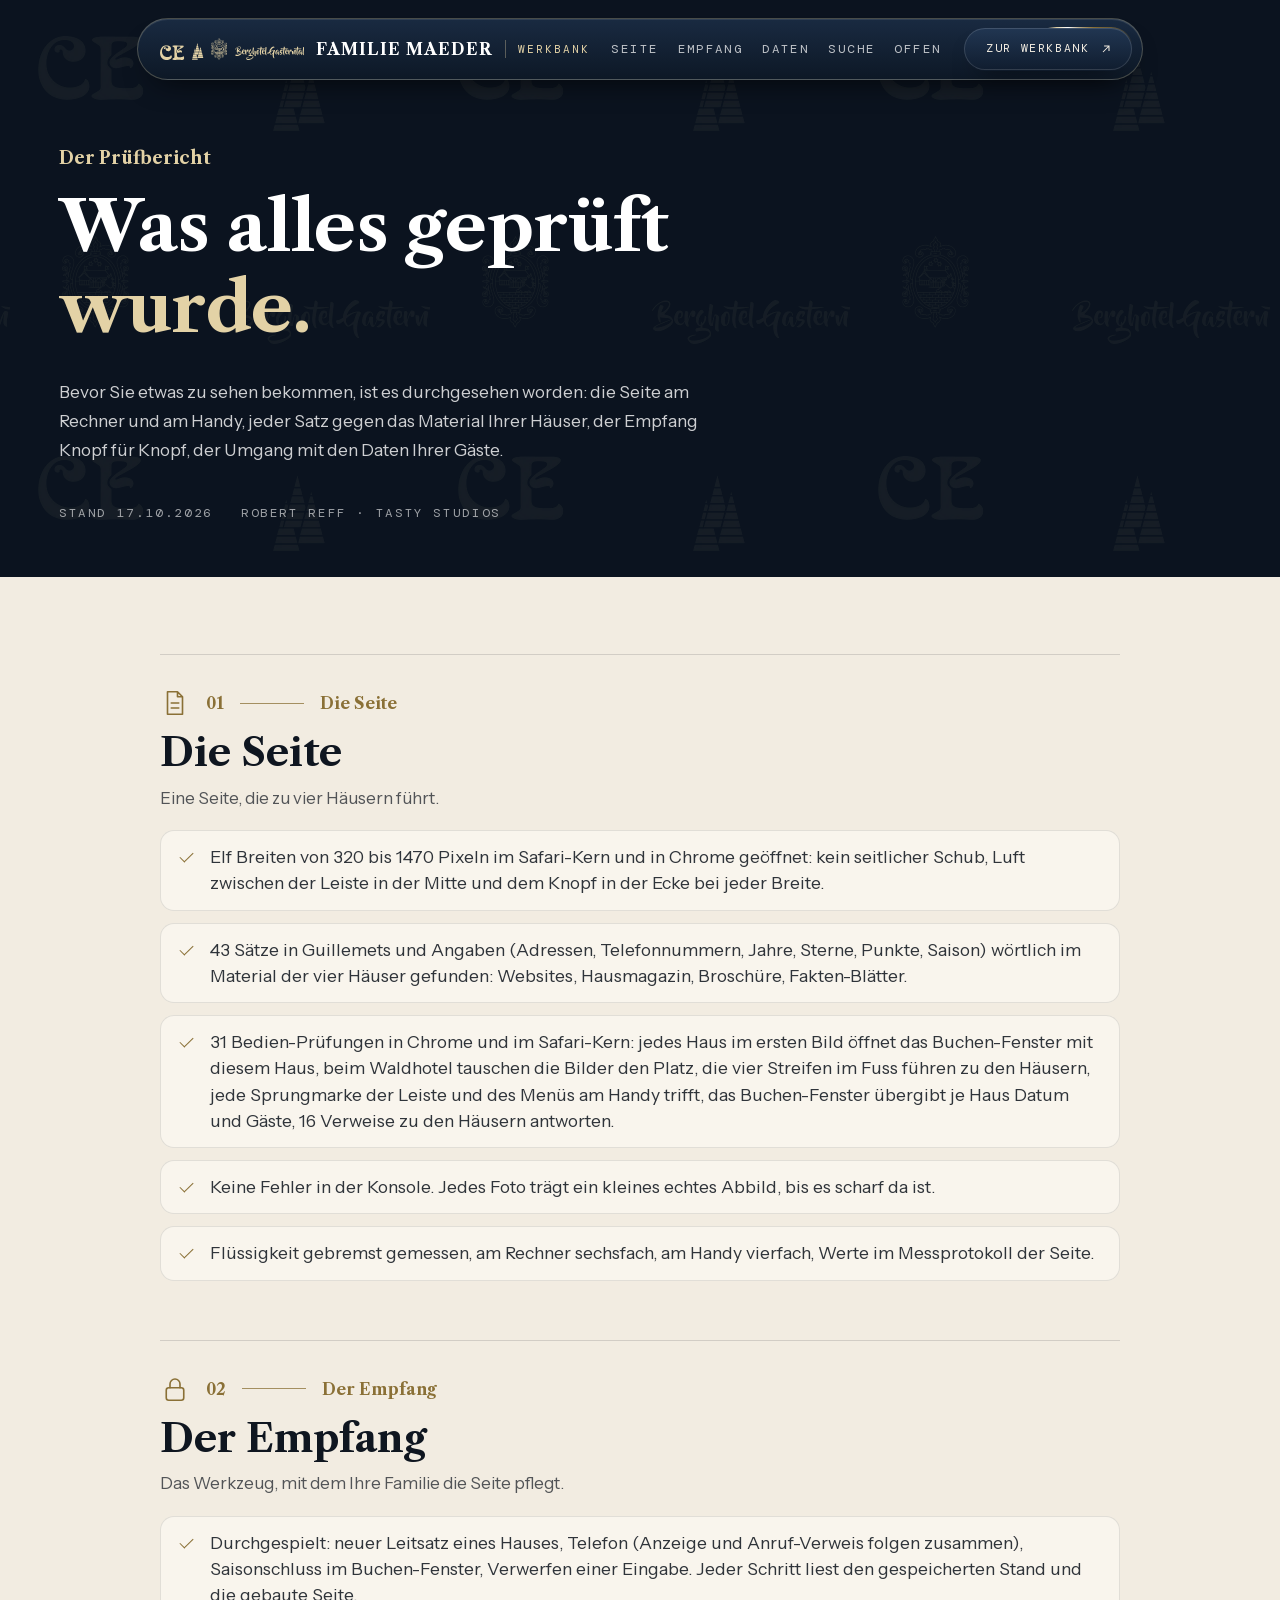
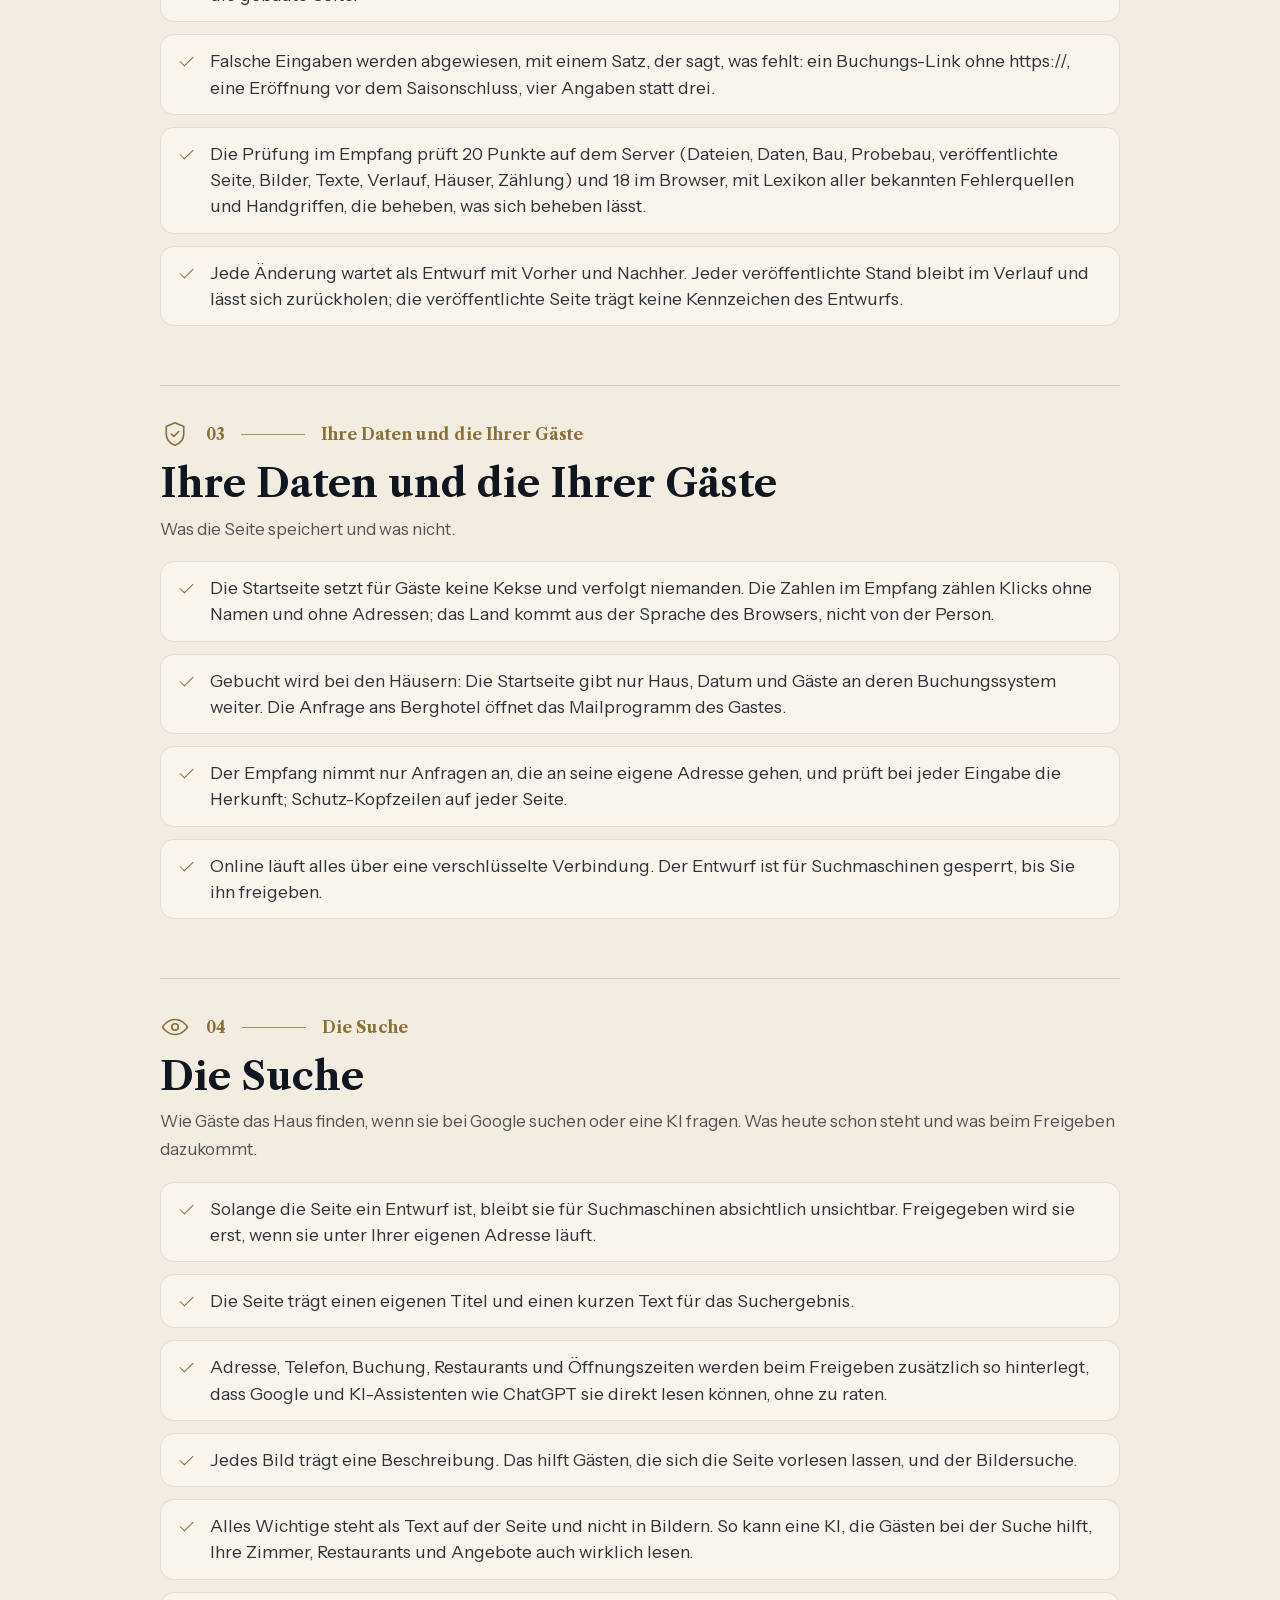
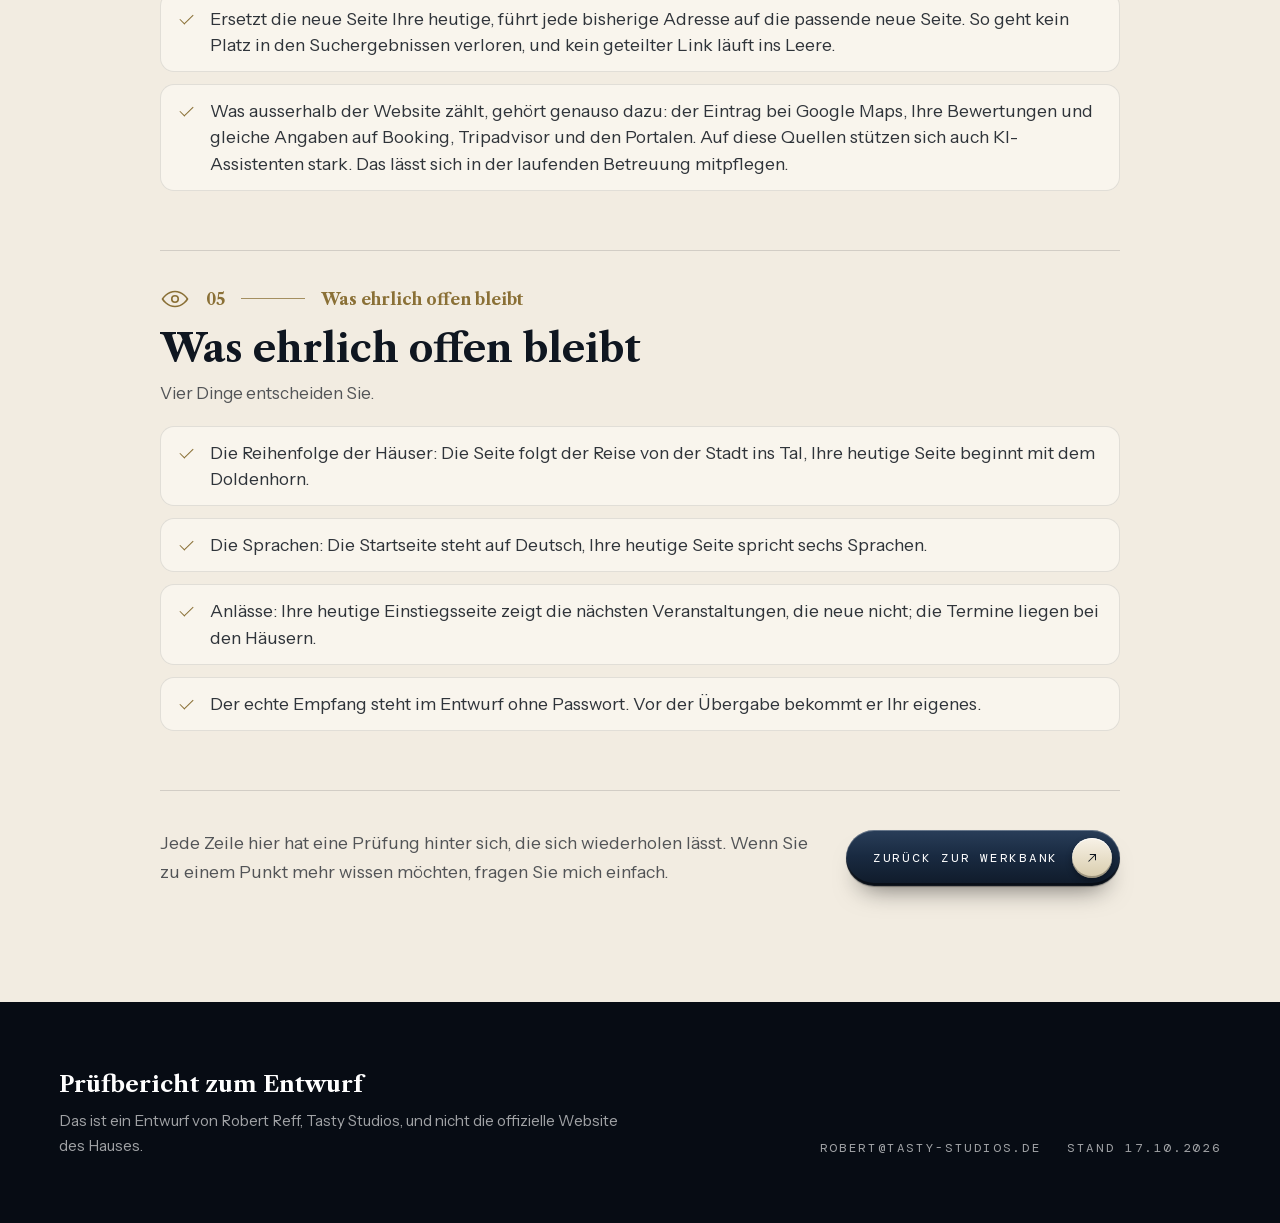
<file: werkbank/geprueft/index.html>
<!doctype html>
<html lang="de-CH">
<head>
<meta charset="utf-8">
<meta name="viewport" content="width=device-width, initial-scale=1">
<title>Geprüft · Werkbank Familie Maeder</title>
<meta name="description" content="Was an der neuen Website des Familie Maeder, an den Unterlagen und am Studio geprüft wurde, in Alltagssprache.">
<meta name="robots" content="noindex, nofollow">
<meta name="theme-color" content="#0b131f">
<link rel="preload" href="../fonts/librecaslon-700.woff2" as="font" type="font/woff2" crossorigin>
<link rel="stylesheet" href="../werkbank.css?v=1792238817">
<style>:root{--muster:url(../muster.webp)}.gpk{background-image:var(--muster);background-size:var(--musterb) auto}</style>
<script src="/besuch.js?v=3c4c57a56e" defer></script><script src="/verweil.js?v=5881fd455d" defer></script></head>
<body class="haus-familie-maeder">
<svg width="0" height="0" style="position:absolute" aria-hidden="true"><defs><g id="hz"><svg x="0.0" y="33" width="110.4" height="67" viewBox="87 0 112 68"><path  d="M170.5,0.6c5.6,0,11.1,0,16.7,0c2.1,0,4.2,0.2,6.2,0.9c3.3,1.1,3.9,3.4,1.6,6c-1.8,2-4.1,3.5-6.4,5 c-4.1,2.5-8.4,4.7-12.6,7c-1.7,0.9-3.4,1.8-5,2.9c-0.5,0.4-1.1,0.7-1.5,1.2c-0.3,0.2-0.5,0.6-0.3,1c0.2,0.3,0.6,0.5,0.9,0.4 c0.6-0.2,1.2-0.3,1.8-0.6c1.8-0.7,3.5-1.4,5.4-1.7c2.8-0.4,5.5-0.1,8.1,1.3c1.7,1,3,2.4,3.1,4.5c0.1,1.6-0.2,3.1-1.3,4.4 c-0.5,0.6-1.2,1.1-2,1.3c-0.3,0.1-0.6,0.2-0.5-0.4c0.1-1.2-0.3-1.7-1.6-1.8c-1.3-0.1-2.6,0.1-3.8,0.4c-2.3,0.6-4.7,1.3-7,1.7 c-1.6,0.3-3.2,0.4-4.8-0.1c-3.9-1.3-6-5.7-3.5-9.4c1.4-2.2,3.3-3.8,5.4-5.4c2.6-2.1,5.5-3.8,8.2-5.8c1.3-0.9,2.6-1.8,3.5-3.1 c0.9-1.2,0.6-2.6-0.6-3.5c-0.5-0.3-1.1-0.5-1.7-0.7c-1-0.3-2.1-0.3-3.1-0.4c-2.2-0.2-4.4-0.1-6.6,0.2c-2.6,0.4-3.8,1.8-3.9,4.5 c0,2.8-0.1,5.6,0,8.4c0,1.1-0.3,1.8-1.1,2.6c-1.9,1.8-3.2,3.9-3.3,6.6c-0.1,1.6,0.4,2.9,1.3,4.2c0.7,1,1.5,1.8,2.4,2.5 c0.5,0.4,0.7,0.8,0.7,1.4c0,4,0,7.9,0,11.9c0,3,1.2,4.8,4,6c2,0.8,4.1,1.1,6.3,1.2c2.7,0.2,5.3,0.3,8,0.2c1.9-0.1,3.9-0.1,5.7-0.7 c2-0.6,3.5-1.6,4.2-3.7c0.2-0.6,0.5-0.5,1-0.3c1.8,0.9,3,2.3,3.8,4.1c0.8,2,1,4.1,0.4,6.3c-0.7,2.7-2.4,4.4-4.9,5.5 c-2.6,1.1-5.3,1.4-8,1.3c-3.4-0.1-6.8-0.3-10.3-0.5c-5.5-0.3-11,0.1-16.4,0.3c-2.6,0.1-5.2,0.3-7.8,0.1c-2.1-0.2-4.2-0.8-6-2 c-1.9-1.2-2-2.4-0.2-3.9c0.9-0.8,2-1.3,3.1-1.9c1.3-0.8,2.6-1.5,3.8-2.4c1.1-0.9,1.6-1.9,1.6-3.3c0-13.1,0-26.1,0-39.2 c0-0.3,0-0.6,0-1c0-2-0.8-3.5-2.5-4.6c-1.2-0.7-2.4-1.5-3.6-2.2c-0.8-0.5-1.5-0.9-2.2-1.5c-1.2-0.9-1.2-2.1,0-3.1 c0.7-0.6,1.5-0.9,2.4-1.2c2.7-0.8,5.6-1,8.4-1C160.5,0.5,165.5,0.5,170.5,0.6L170.5,0.6z"/><path  d="M96,28.3c-0.1,6.8,1.7,12.5,5.7,17.3c4,4.8,9.1,7.8,15.2,8.8c4.5,0.7,8.9,0.3,13.2-1.4 c3.2-1.3,5.7-3.4,6.8-6.8c0.2-0.7,0.6-0.7,1.1-0.5c1.3,0.5,2.2,1.5,2.7,2.8c2,5.1,1.1,10.5-4.1,14.3c-2.9,2.1-6.2,3.3-9.6,4 c-6.2,1.3-12.3,1.5-18.4-0.2c-9.7-2.8-16-9.1-19.4-18.5c-1.9-5.3-2.3-10.8-1.8-16.4c0.4-5.2,1.6-10.2,3.9-14.9 c3.1-6.4,7.7-11.4,14.2-14.5c4.7-2.3,9.7-2.7,14.9-2.1c3.4,0.4,6.7,1.3,9.7,3c3.5,2,6.1,4.7,7.1,8.8c0.8,3.4,0.6,6.7-1.3,9.8 c-2,3.3-5,4.8-8.6,5.4c-2.4,0.4-4.7,0.3-7-0.4c-4.4-1.4-7.1-5.5-7.1-9.4c0-0.6-0.1-1.1-0.3-1.7c-0.2-0.5-0.4-0.9-0.9-1.1 c-0.5-0.3-1.1-0.4-1.6-0.1c-0.5,0.3-0.5,0.8-0.4,1.3c0.1,1.1,0,1.4-1.1,1.7c-1.6,0.4-3.1-0.1-3.8-1.1c-0.9-1.3-0.8-3.5,0.1-4.8 c1.1-1.5,2.6-2.2,4.4-2.2c2-0.1,3.7,0.7,5.1,2.1c0.8,0.8,1.5,1.6,2.2,2.4c1.1,1.1,2.5,1.7,4.2,1.5c2.1-0.2,3.8-1.9,4-4 c0.2-2.6-1-4.5-3.3-5.7c-2.3-1.2-4.7-1.4-7.2-1.3c-5.9,0.2-10.3,3-13.7,7.7c-2.5,3.6-3.8,7.6-4.5,11.9C96.1,25.6,96,27.2,96,28.3" /></svg><svg x="144.4" y="22" width="53.9" height="78" viewBox="282.26 400.65 31.24 45.18"><path fill-rule="nonzero"  d="M 283.816406 441.621094 L 282.855469 445.226562 L 298.234375 445.226562 L 297.273438 441.621094 Z M 285.019531 436.9375 L 284.054688 440.78125 L 297.035156 440.78125 L 296.074219 436.9375 Z M 298.355469 436.9375 L 297.394531 440.78125 L 312.894531 440.78125 L 311.8125 436.9375 Z M 286.21875 432.25 L 285.136719 436.09375 L 295.832031 436.09375 L 294.871094 432.25 Z M 299.558594 432.25 L 298.476562 436.09375 L 311.574219 436.09375 L 310.613281 432.25 Z M 287.421875 427.683594 L 286.460938 431.53125 L 288.503906 431.53125 L 289.34375 427.683594 Z M 290.183594 427.683594 L 289.105469 431.53125 L 298.835938 431.53125 L 299.796875 427.683594 Z M 300.757812 427.683594 L 299.675781 431.53125 L 310.371094 431.53125 L 309.410156 427.683594 Z M 288.621094 422.996094 L 287.660156 426.84375 L 289.703125 426.84375 L 290.664062 422.996094 Z M 291.386719 422.996094 L 290.425781 426.84375 L 300.039062 426.84375 L 301 422.996094 Z M 301.960938 422.996094 L 300.878906 426.84375 L 309.167969 426.84375 L 308.207031 422.996094 Z M 289.824219 418.3125 L 288.863281 422.15625 L 290.90625 422.15625 L 291.625 419.394531 L 291.265625 418.3125 Z M 292.589844 418.3125 L 291.625 422.15625 L 301.238281 422.15625 L 301.71875 419.992188 L 301.238281 418.3125 Z M 303.164062 418.3125 L 302.082031 422.15625 L 307.96875 422.15625 L 307.007812 418.3125 Z M 289.945312 417.46875 L 291.027344 417.46875 L 290.546875 415.425781 Z M 293.789062 413.625 L 292.828125 417.46875 L 301.121094 417.46875 L 300.160156 413.625 Z M 304.363281 413.625 L 303.28125 417.46875 L 306.765625 417.46875 L 305.804688 413.625 Z M 304.484375 412.785156 L 305.566406 412.785156 L 304.964844 410.742188 C 305.085938 410.742188 304.484375 412.785156 304.484375 412.785156 M 294.992188 408.9375 L 294.03125 412.785156 L 299.917969 412.785156 L 298.957031 408.9375 Z M 297.035156 401.25 L 295.230469 408.097656 L 298.714844 408.097656 Z M 297.035156 401.25 "/></svg><svg x="232.3" y="0" width="74.7" height="100" viewBox="0 0 1044.0 1398.0"><g transform="translate(0.000000,1398.000000) scale(0.100000,-0.100000)"><path d="M5066 13958 c-3 -13 -23 -45 -46 -72 -28 -34 -40 -58 -40 -80 0 -17 -9 -50 -21 -71 -11 -22 -27 -57 -34 -78 -15 -38 -43 -77 -127 -173 -47 -53 -48 -56 -48 -119 0 -64 -21 -105 -55 -105 -26 0 -151 -91 -249 -183 -111 -103 -153 -168 -178 -276 -14 -61 2 -186 32 -243 11 -22 19 -47 16 -54 -7 -18 -50 -18 -65 0 -12 15 -85 36 -123 36 -13 0 -48 12 -78 26 -30 14 -87 29 -127 34 -40 5 -88 17 -106 26 -27 15 -65 18 -232 18 -219 1 -410 -26 -556 -79 -36 -13 -88 -26 -115 -30 -27 -4 -63 -16 -80 -26 -17 -10 -51 -26 -75 -34 -23 -9 -50 -22 -59 -29 -8 -7 -32 -19 -52 -25 -20 -7 -66 -34 -103 -61 -36 -28 -78 -56 -93 -64 -15 -8 -39 -27 -53 -42 -15 -16 -50 -51 -79 -79 -90 -86 -203 -244 -216 -304 -4 -14 -18 -46 -32 -70 -90 -158 -112 -563 -40 -732 39 -92 108 -174 208 -249 53 -38 96 -61 140 -74 36 -10 85 -25 110 -32 71 -23 151 -28 252 -15 169 21 262 67 387 192 82 82 95 98 132 169 33 63 34 68 34 186 0 154 -28 220 -132 305 -93 78 -106 83 -194 81 -109 -3 -123 10 -86 76 15 28 27 57 27 65 0 29 49 57 102 57 27 0 63 7 80 16 18 9 61 26 97 38 66 22 66 22 131 0 107 -38 271 -27 344 24 98 68 91 66 167 52 57 -11 82 -11 134 -1 71 14 83 11 148 -44 21 -18 72 -47 115 -65 78 -33 79 -33 179 -14 44 8 93 -38 93 -89 0 -39 -10 -49 -61 -66 -20 -6 -53 -26 -74 -44 -38 -33 -38 -33 -47 -142 -8 -90 -14 -116 -34 -146 -21 -31 -24 -46 -24 -126 0 -105 -4 -111 -82 -122 -29 -5 -78 -20 -108 -34 -30 -15 -61 -27 -68 -27 -7 0 -56 -22 -109 -50 -53 -27 -101 -50 -108 -50 -22 0 -184 -88 -340 -184 -117 -72 -175 -112 -233 -162 -21 -17 -55 -44 -78 -60 -151 -109 -504 -468 -634 -647 -19 -26 -48 -64 -64 -85 -15 -20 -60 -84 -98 -142 -39 -58 -78 -114 -88 -125 -10 -11 -21 -31 -25 -45 -4 -14 -18 -36 -30 -50 -13 -14 -32 -43 -42 -65 -11 -22 -28 -53 -37 -70 -9 -16 -16 -35 -16 -42 0 -6 -11 -24 -24 -40 -22 -26 -51 -88 -96 -206 -10 -27 -23 -54 -29 -61 -15 -18 -70 -152 -86 -209 -7 -27 -21 -59 -30 -73 -9 -14 -24 -57 -35 -97 -39 -151 -73 -263 -93 -302 -11 -22 -24 -74 -28 -116 -5 -42 -16 -96 -24 -120 -9 -24 -22 -100 -30 -169 -7 -69 -23 -155 -35 -192 -11 -37 -21 -88 -22 -115 -3 -141 -53 -168 -171 -93 -73 46 -80 69 -79 255 0 167 23 289 84 455 11 30 23 80 27 111 5 31 20 82 34 115 35 83 65 176 88 273 11 45 26 95 34 110 21 42 84 241 96 305 5 31 19 72 30 90 11 19 24 62 30 96 5 35 17 76 26 93 8 17 22 78 29 135 9 70 21 116 35 139 46 75 51 555 6 624 -9 13 -23 52 -31 87 -14 62 -80 195 -139 281 -43 62 -233 248 -277 271 -19 10 -57 30 -84 44 -27 14 -56 26 -63 26 -8 0 -36 11 -63 25 -107 54 -422 52 -541 -5 -35 -16 -75 -30 -89 -30 -78 0 -343 -237 -378 -337 -7 -20 -19 -44 -28 -54 -8 -9 -21 -37 -29 -61 -7 -23 -22 -63 -33 -88 -17 -39 -19 -65 -18 -205 2 -160 2 -160 36 -223 41 -78 119 -150 208 -194 64 -32 72 -33 182 -33 149 0 201 29 310 169 58 75 56 169 -5 238 -61 68 -81 78 -160 78 -61 0 -76 -4 -114 -30 -58 -40 -65 -38 -58 11 15 110 149 183 273 149 38 -11 54 -23 88 -69 49 -66 106 -126 125 -132 10 -4 15 -33 18 -114 3 -93 7 -115 26 -145 13 -19 29 -48 35 -65 8 -19 35 -45 73 -69 68 -44 76 -55 59 -87 -52 -96 -37 -429 20 -464 13 -8 13 -72 -1 -80 -5 -4 -21 -30 -34 -58 -14 -29 -34 -68 -45 -87 -20 -33 -21 -47 -18 -222 3 -187 3 -187 -24 -215 -14 -15 -34 -46 -45 -68 -10 -22 -26 -41 -35 -43 -32 -6 -39 41 -35 227 5 179 -4 284 -29 356 -8 23 -14 57 -14 77 0 64 -66 203 -119 249 -97 86 -146 100 -339 100 -145 0 -145 0 -216 -36 -93 -49 -123 -77 -156 -152 -16 -34 -38 -66 -49 -73 -32 -16 -33 -325 -1 -333 20 -5 34 -30 45 -80 9 -46 69 -101 146 -137 69 -31 74 -32 174 -28 82 4 109 9 137 26 62 39 77 16 37 -53 -35 -59 -23 -147 36 -260 61 -118 50 -139 -46 -95 -69 31 -126 26 -206 -17 -72 -40 -145 -110 -158 -153 -4 -14 -19 -37 -32 -52 -25 -26 -43 -83 -46 -143 -3 -44 41 -47 98 -6 24 17 51 31 61 31 10 0 45 13 79 30 96 47 163 20 199 -79 10 -28 24 -55 32 -62 8 -6 19 -30 25 -52 6 -23 22 -55 36 -72 94 -116 100 -135 53 -187 -28 -31 -30 -37 -30 -115 0 -104 -13 -116 -107 -90 -43 11 -72 13 -113 7 -123 -19 -239 -50 -310 -83 -42 -20 -88 -39 -103 -42 -26 -7 -27 -10 -27 -70 0 -62 0 -64 30 -70 17 -4 60 -22 96 -41 36 -19 73 -34 81 -34 9 0 51 -12 92 -26 71 -24 86 -26 216 -23 l140 4 1 -86 c0 -81 3 -89 32 -130 41 -56 40 -73 -7 -119 -21 -20 -51 -64 -66 -96 -15 -33 -35 -67 -44 -77 -9 -10 -27 -46 -41 -80 -34 -83 -57 -96 -142 -78 -35 7 -99 32 -143 55 -174 92 -185 70 -75 -154 50 -104 65 -120 154 -169 98 -53 139 -59 211 -28 105 44 113 28 56 -108 -52 -121 -60 -176 -33 -241 45 -107 31 -125 -61 -77 -96 50 -223 36 -337 -39 -68 -44 -89 -64 -90 -86 0 -27 -32 -81 -51 -87 -31 -10 -29 -339 2 -355 11 -7 31 -35 44 -64 53 -120 206 -200 385 -200 258 0 421 130 450 359 5 39 16 90 25 115 14 37 17 88 17 282 1 247 5 279 42 265 9 -4 24 -24 33 -44 8 -21 31 -55 50 -77 30 -32 34 -43 28 -70 -3 -17 -9 -90 -12 -163 -5 -131 -5 -132 25 -195 17 -35 33 -73 37 -86 4 -12 17 -34 31 -49 31 -34 30 -64 -3 -104 -26 -30 -33 -57 -49 -179 -3 -25 1 -86 10 -138 28 -161 26 -170 -47 -234 -88 -78 -121 -146 -125 -258 -4 -116 -6 -123 -52 -155 -23 -16 -52 -47 -65 -69 -50 -86 -88 -111 -163 -111 -95 1 -191 58 -209 126 -7 24 -15 55 -19 68 -4 13 -3 22 2 20 5 -2 42 -21 83 -42 79 -41 90 -42 171 -12 120 44 164 164 102 281 -24 47 -127 154 -148 154 -5 0 -31 12 -59 25 -69 34 -160 34 -233 0 -30 -14 -62 -25 -73 -25 -25 0 -175 -138 -200 -184 -49 -93 -48 -358 3 -489 18 -45 42 -98 55 -117 13 -19 23 -40 23 -47 0 -7 13 -27 28 -45 15 -18 36 -45 45 -60 64 -103 318 -246 482 -272 129 -21 334 -17 420 9 186 55 450 249 517 380 12 22 31 54 42 70 27 36 82 167 92 215 3 19 15 50 25 70 47 91 47 488 0 624 -12 32 -28 100 -36 150 -19 109 -48 218 -81 305 -14 35 -31 94 -39 132 -8 39 -21 82 -29 98 -8 15 -22 58 -30 95 -9 36 -24 83 -35 104 -10 20 -22 57 -26 82 -4 25 -15 61 -25 80 -10 20 -23 61 -28 91 -6 31 -20 71 -31 90 -11 19 -25 67 -31 106 -5 38 -19 91 -30 117 -11 26 -25 77 -31 114 -6 37 -19 83 -29 102 -36 72 -46 389 -15 450 35 69 139 123 181 95 33 -22 42 -64 49 -245 3 -97 12 -183 20 -210 8 -25 21 -94 30 -155 9 -60 24 -141 35 -180 10 -38 23 -110 29 -158 7 -58 18 -101 31 -123 12 -18 26 -64 32 -101 6 -37 19 -84 29 -105 10 -20 21 -56 25 -80 4 -23 17 -63 29 -88 13 -25 30 -69 39 -99 26 -88 67 -185 88 -207 10 -12 25 -44 32 -72 8 -28 21 -61 30 -73 9 -13 16 -31 16 -40 0 -9 12 -34 26 -55 15 -21 51 -86 81 -144 30 -58 60 -112 68 -120 7 -8 22 -33 34 -55 12 -22 37 -62 56 -90 19 -27 52 -74 73 -104 61 -87 120 -166 192 -254 19 -24 53 -66 75 -93 99 -121 461 -463 550 -519 17 -11 55 -40 85 -66 30 -25 71 -54 90 -64 19 -9 43 -24 52 -33 16 -14 81 -52 268 -157 41 -23 91 -47 111 -54 20 -6 44 -20 54 -31 10 -11 34 -22 54 -25 20 -4 61 -17 91 -30 30 -14 81 -32 113 -41 70 -19 83 -37 90 -127 4 -53 11 -77 33 -109 25 -36 30 -53 34 -134 7 -112 21 -137 100 -175 77 -37 92 -89 41 -140 -28 -28 -34 -29 -115 -29 -99 0 -181 -30 -249 -90 -38 -33 -38 -33 -194 -34 -146 -1 -157 0 -186 21 -44 33 -182 83 -246 90 -46 4 -67 1 -118 -21 -81 -34 -138 -34 -206 0 -32 17 -79 30 -121 34 -76 9 -122 45 -146 117 -23 67 -14 78 65 78 113 1 240 77 290 174 13 25 32 53 43 62 40 34 40 243 1 311 -11 18 -28 53 -39 76 -36 78 -195 218 -302 267 -123 55 -367 72 -473 32 -22 -9 -66 -23 -97 -31 -119 -33 -289 -193 -321 -302 -8 -28 -25 -71 -38 -95 -38 -73 -41 -327 -5 -423 15 -38 35 -103 45 -145 18 -70 49 -144 104 -246 47 -88 174 -226 296 -323 47 -38 200 -142 208 -142 3 0 70 -29 148 -65 96 -44 154 -65 181 -65 21 0 71 -12 109 -26 209 -74 728 -66 938 15 16 6 44 11 64 11 24 0 54 11 85 31 58 38 120 45 126 16 2 -11 -8 -45 -22 -77 -50 -110 -34 -255 37 -350 50 -67 196 -220 210 -220 5 0 25 -14 45 -31 20 -18 58 -42 85 -54 80 -37 98 -60 91 -114 -6 -55 33 -130 115 -216 32 -34 51 -65 59 -95 6 -25 20 -63 32 -85 11 -21 20 -46 20 -54 0 -42 94 -151 131 -151 38 0 125 155 164 293 10 35 29 63 69 104 31 31 56 60 56 63 0 4 14 24 30 45 25 32 30 47 30 94 0 68 10 84 71 109 25 11 62 36 83 56 22 20 44 36 51 36 28 0 191 176 233 251 42 76 42 78 42 178 0 86 -4 110 -27 166 -33 82 -26 95 43 71 26 -9 58 -26 71 -38 16 -15 43 -25 81 -29 31 -4 84 -17 117 -29 173 -63 691 -61 880 3 39 13 94 27 123 31 32 4 98 28 165 60 62 29 122 57 134 60 24 8 81 43 197 123 97 68 269 253 339 366 33 54 81 169 91 217 3 19 19 64 34 100 26 63 27 70 27 260 0 179 -2 198 -21 230 -11 19 -29 59 -39 88 -25 68 -108 168 -188 225 -133 94 -230 122 -427 121 -201 -1 -253 -21 -462 -172 -44 -32 -104 -113 -119 -162 -6 -19 -23 -52 -36 -72 -36 -53 -39 -202 -6 -263 12 -22 33 -64 47 -93 22 -45 38 -60 116 -112 89 -58 111 -65 210 -72 34 -3 35 -4 34 -45 -2 -89 -65 -143 -169 -143 -26 0 -65 -13 -110 -36 -78 -39 -107 -39 -180 -1 -82 44 -277 11 -369 -62 -35 -28 -35 -28 -194 -26 -160 2 -160 2 -198 33 -88 70 -148 92 -248 92 -113 0 -136 12 -136 71 0 44 24 74 90 114 62 37 75 66 73 159 -3 80 -2 84 32 132 28 39 35 58 35 96 0 56 22 82 78 93 20 4 53 15 73 26 21 10 59 23 85 29 26 6 60 22 76 35 20 17 42 25 66 25 21 0 52 10 72 22 19 12 82 46 140 75 58 29 128 66 155 82 28 16 67 39 87 51 65 36 223 143 231 157 4 7 26 22 47 33 21 11 43 26 47 33 4 7 24 24 43 37 80 54 283 245 440 415 71 77 133 153 223 278 23 32 57 76 75 98 17 23 32 44 32 49 0 4 12 23 28 43 15 20 41 59 57 87 17 28 43 69 58 91 16 22 47 77 71 122 24 45 53 100 64 122 12 22 36 74 54 115 17 41 41 88 51 103 18 26 38 76 87 212 9 28 29 73 43 100 14 28 31 79 37 115 6 35 17 76 25 90 7 14 18 49 24 78 6 29 20 71 31 93 11 21 25 74 31 117 5 42 16 106 24 142 8 36 24 110 34 166 10 55 26 120 34 145 10 30 19 121 27 265 15 290 15 292 107 250 94 -44 137 -211 92 -361 -5 -16 -13 -64 -18 -105 -6 -41 -19 -95 -30 -120 -11 -25 -24 -79 -29 -121 -5 -41 -17 -90 -26 -107 -9 -17 -23 -61 -31 -97 -9 -37 -24 -83 -35 -102 -10 -20 -22 -61 -26 -92 -4 -31 -19 -83 -34 -116 -15 -33 -31 -76 -35 -95 -4 -19 -16 -52 -27 -74 -11 -21 -24 -68 -30 -105 -6 -36 -19 -78 -30 -93 -10 -15 -23 -55 -29 -89 -5 -33 -16 -71 -24 -83 -8 -12 -21 -65 -29 -117 -9 -56 -23 -110 -35 -131 -12 -20 -25 -67 -31 -112 -5 -42 -16 -102 -24 -134 -19 -79 -27 -151 -27 -267 -1 -133 45 -380 77 -416 8 -9 21 -38 30 -65 9 -27 22 -56 29 -64 7 -8 23 -35 35 -59 12 -24 41 -65 64 -90 23 -25 49 -55 57 -67 67 -96 298 -244 406 -258 28 -3 68 -13 87 -21 92 -38 438 -5 522 50 14 9 43 23 65 30 55 20 201 137 239 191 8 12 39 53 68 90 28 38 52 78 52 90 0 12 14 48 30 79 76 145 67 406 -18 532 -53 78 -83 102 -193 158 -82 40 -98 45 -160 45 -88 0 -189 -38 -224 -84 -14 -18 -36 -38 -49 -45 -29 -16 -86 -139 -86 -185 1 -17 13 -56 29 -86 26 -53 31 -56 101 -83 96 -37 149 -32 196 20 58 63 93 29 54 -53 -35 -71 -113 -125 -193 -131 -85 -7 -114 9 -173 98 -31 46 -60 77 -85 89 -43 23 -49 35 -49 103 -1 153 -30 216 -154 337 -56 53 -58 80 -21 197 32 100 31 122 -5 226 -41 119 -42 205 -2 268 58 91 82 240 56 352 -20 88 -24 73 47 178 20 30 43 60 52 68 10 8 17 28 17 50 0 38 14 70 26 58 4 -4 8 -127 10 -274 3 -373 10 -455 39 -517 13 -28 29 -71 36 -95 17 -57 78 -122 157 -166 137 -75 258 -86 407 -34 157 54 236 125 270 244 24 79 17 316 -10 367 -10 18 -26 49 -36 69 -38 75 -201 159 -310 159 -29 0 -67 -10 -101 -25 -80 -37 -102 -35 -93 13 3 20 9 83 12 138 5 98 4 104 -27 167 -53 111 -35 161 39 106 64 -47 211 -10 295 76 79 80 114 131 121 178 4 23 16 52 27 63 30 33 21 78 -15 82 -16 2 -36 -3 -45 -11 -25 -21 -150 -80 -202 -94 -63 -17 -98 -16 -115 5 -44 50 -64 81 -74 118 -6 23 -20 49 -30 58 -11 10 -23 31 -26 47 -4 16 -23 48 -42 72 -67 79 -67 80 -42 129 17 33 24 67 28 143 6 100 6 100 46 97 148 -12 262 -7 333 15 40 13 81 23 91 23 10 0 35 14 56 30 21 17 46 30 56 30 37 0 72 43 72 88 0 52 -22 78 -76 93 -22 6 -52 20 -67 31 -61 44 -271 72 -437 57 -66 -6 -77 12 -78 121 0 76 -3 92 -21 112 -39 43 -37 54 21 119 30 34 55 69 55 79 0 9 12 35 26 56 15 21 35 58 45 82 24 54 65 109 89 117 24 7 199 -51 225 -75 23 -21 86 -50 110 -50 36 0 38 44 6 105 -17 32 -31 68 -31 81 0 35 -111 155 -183 199 -86 52 -168 60 -215 20 -72 -61 -104 -9 -51 83 33 55 34 61 37 191 l4 133 47 -8 c25 -4 98 -8 162 -8 138 0 163 11 252 112 76 86 82 107 82 297 0 143 -2 165 -22 207 -57 123 -194 211 -346 220 -240 15 -405 -50 -462 -184 -10 -24 -29 -68 -42 -98 -32 -71 -52 -309 -46 -555 3 -168 -1 -235 -15 -234 -4 0 -19 26 -34 57 -15 31 -48 82 -74 112 -44 52 -46 56 -39 100 28 183 13 321 -45 408 -45 68 -47 106 -11 226 46 153 47 177 17 270 -44 132 -35 183 35 213 14 6 46 40 71 75 51 70 82 187 71 265 -5 38 -3 41 55 91 36 31 68 70 81 98 31 65 69 80 178 66 96 -11 123 -26 163 -90 48 -77 29 -137 -24 -75 -23 26 -30 28 -113 31 -89 4 -89 4 -133 -33 -66 -54 -93 -108 -85 -170 8 -64 58 -157 101 -190 19 -15 46 -37 60 -50 33 -31 92 -41 223 -38 101 2 105 3 170 42 64 38 141 109 141 131 0 5 14 25 31 45 25 29 33 48 39 103 5 37 11 81 15 99 10 46 -23 229 -52 287 -14 27 -31 70 -39 95 -42 142 -278 359 -434 401 -25 7 -63 22 -85 34 -37 20 -54 21 -250 21 -210 0 -210 0 -255 -27 -25 -14 -65 -32 -90 -38 -25 -7 -56 -20 -70 -30 -14 -9 -35 -21 -48 -24 -12 -4 -50 -32 -85 -62 -34 -30 -65 -54 -69 -54 -20 0 -218 -270 -218 -298 0 -4 -15 -38 -34 -77 -86 -175 -111 -515 -55 -735 4 -19 13 -68 19 -108 5 -40 21 -94 34 -120 13 -26 26 -75 29 -109 4 -35 16 -89 27 -120 12 -32 27 -83 35 -113 7 -30 22 -73 34 -95 12 -21 21 -55 21 -75 0 -19 10 -55 22 -80 11 -25 29 -72 38 -105 10 -33 30 -87 44 -120 14 -33 26 -78 26 -100 0 -22 10 -58 21 -80 12 -22 28 -60 35 -85 7 -25 22 -70 33 -100 11 -30 20 -70 21 -88 0 -19 11 -66 25 -105 62 -183 82 -458 37 -543 -30 -58 -85 -104 -125 -104 -47 0 -57 15 -57 89 0 66 -20 195 -38 241 -5 14 -15 68 -22 120 -6 52 -22 130 -36 173 -13 43 -24 97 -24 120 -1 23 -10 67 -21 97 -11 30 -30 88 -40 129 -11 41 -26 86 -34 100 -7 15 -19 54 -25 88 -7 35 -23 77 -36 95 -13 17 -24 42 -24 53 0 12 -10 42 -23 66 -13 24 -29 66 -36 93 -7 27 -21 62 -32 77 -11 15 -26 46 -34 68 -7 22 -20 50 -28 63 -8 13 -17 35 -21 49 -3 15 -22 46 -41 69 -21 26 -35 53 -35 70 0 15 -13 44 -30 65 -16 21 -30 41 -30 46 0 8 -83 137 -139 216 -17 23 -39 59 -50 80 -10 21 -29 47 -41 58 -13 11 -34 38 -48 60 -31 50 -116 154 -206 253 -38 42 -91 103 -119 136 -27 34 -62 69 -76 78 -14 10 -68 57 -120 105 -51 48 -103 94 -115 102 -12 8 -46 36 -76 61 -85 72 -222 166 -262 179 -20 7 -39 18 -42 26 -3 8 -20 21 -38 31 -18 9 -42 25 -53 35 -11 10 -40 25 -65 34 -24 9 -51 22 -60 29 -8 8 -62 35 -120 61 -58 26 -112 53 -120 61 -9 7 -40 19 -70 25 -30 6 -75 22 -100 35 -25 13 -61 24 -80 24 -63 0 -76 18 -84 115 -5 65 -13 99 -33 138 -23 45 -27 63 -25 128 2 98 -29 154 -107 193 -78 40 -99 82 -62 127 17 22 29 25 128 30 118 6 166 24 248 89 58 47 77 51 154 38 55 -9 80 -9 125 2 64 15 83 10 145 -40 29 -24 60 -35 137 -51 108 -22 152 -20 222 11 61 27 99 25 175 -11 36 -17 93 -34 125 -39 82 -11 92 -19 131 -96 46 -90 40 -99 -65 -99 -94 0 -157 -30 -235 -112 -91 -95 -104 -130 -104 -273 0 -168 18 -207 167 -368 105 -114 359 -207 507 -186 193 26 261 44 302 78 17 14 35 26 40 26 30 0 146 105 205 185 60 82 102 282 90 430 -9 119 -62 361 -86 395 -11 16 -26 46 -34 67 -43 123 -249 350 -424 468 -122 82 -351 195 -397 195 -15 0 -71 13 -124 29 -231 69 -304 81 -498 81 -153 0 -188 -3 -237 -20 -32 -11 -81 -22 -109 -26 -68 -8 -284 -72 -323 -95 -38 -23 -82 -25 -90 -4 -4 9 3 38 15 65 37 85 31 258 -11 341 -43 83 -163 199 -300 289 -146 97 -148 99 -148 162 0 66 -16 97 -98 188 -38 42 -68 86 -74 108 -6 20 -18 48 -28 62 -10 14 -22 44 -25 65 -10 54 -25 80 -80 143 -51 57 -70 64 -79 30z m64 -302 c6 -8 21 -33 33 -55 33 -61 91 -144 117 -166 56 -50 55 -91 -1 -121 -54 -27 -38 -62 46 -104 39 -19 82 -43 95 -52 14 -10 32 -18 41 -18 9 0 32 -12 52 -27 20 -16 53 -39 73 -53 186 -126 258 -274 208 -430 -13 -41 -24 -82 -24 -92 0 -9 -20 -54 -45 -101 -51 -96 -54 -117 -24 -158 27 -39 55 -37 120 7 30 20 76 44 103 55 27 10 66 30 88 44 22 15 71 33 110 41 39 8 83 21 99 29 15 8 63 20 106 26 43 6 109 17 146 25 79 16 323 19 362 4 15 -6 71 -17 125 -25 54 -8 111 -20 126 -26 16 -6 67 -19 114 -28 47 -10 108 -30 135 -44 28 -15 93 -47 145 -72 102 -48 288 -187 338 -252 15 -20 45 -57 67 -82 38 -45 55 -75 123 -221 81 -172 107 -418 62 -590 -53 -205 -263 -345 -520 -345 -178 0 -291 49 -419 184 -145 153 -149 304 -11 442 92 92 160 94 254 8 91 -83 97 -150 23 -226 -48 -51 -90 -57 -124 -20 -38 40 -34 79 12 106 43 25 45 52 9 86 -38 35 -67 31 -118 -15 -54 -50 -80 -101 -73 -144 22 -128 170 -218 284 -171 46 19 69 19 118 -5 140 -68 315 54 315 220 0 67 -13 89 -85 135 -56 35 -75 70 -75 138 0 46 -17 66 -73 82 -98 28 -197 149 -197 240 0 54 -26 79 -74 70 -107 -20 -209 8 -282 75 -54 49 -89 52 -136 11 -47 -40 -67 -49 -134 -56 -106 -12 -145 6 -235 114 -34 39 -74 41 -135 5 -56 -33 -142 -31 -191 4 -48 34 -68 28 -139 -43 -95 -95 -127 -109 -249 -110 -110 -1 -127 -6 -175 -61 -41 -47 -60 -92 -60 -143 0 -79 -30 -101 -139 -101 -111 0 -110 -1 -90 132 14 90 31 138 70 194 30 43 49 116 49 183 0 31 -9 45 -60 96 -73 72 -73 82 -11 148 26 29 54 68 60 88 6 20 21 45 31 54 27 25 28 131 2 166 -10 13 -26 44 -35 69 -17 44 -75 101 -187 182 -20 15 -42 40 -48 55 -27 74 -52 162 -52 185 0 47 -64 81 -104 54 -18 -11 -26 -28 -31 -64 -4 -28 -17 -71 -31 -98 -13 -26 -24 -55 -24 -63 0 -26 -28 -60 -73 -88 -121 -77 -205 -198 -215 -310 -4 -46 -1 -58 27 -99 17 -26 31 -52 31 -57 0 -5 23 -35 50 -67 63 -73 63 -86 -5 -160 -55 -60 -55 -60 -55 -138 0 -78 0 -79 52 -156 47 -70 52 -82 54 -139 1 -34 7 -78 13 -97 19 -60 2 -80 -67 -80 -119 0 -163 32 -173 125 -8 75 -40 133 -98 172 -29 20 -44 22 -129 20 -116 -2 -152 13 -248 104 -69 67 -101 75 -161 38 -47 -29 -112 -27 -178 6 -77 37 -94 34 -149 -30 -65 -76 -90 -87 -194 -86 -83 1 -152 24 -152 52 0 11 -54 39 -77 39 -11 0 -36 -18 -57 -39 -67 -69 -142 -95 -253 -88 -106 7 -113 3 -113 -72 0 -22 -7 -58 -15 -79 -20 -48 -123 -140 -173 -154 -53 -14 -72 -35 -72 -77 0 -51 -38 -122 -79 -146 -68 -40 -91 -70 -91 -117 0 -99 48 -182 137 -234 59 -34 111 -36 185 -5 55 23 58 24 100 8 60 -23 93 -21 166 10 65 27 102 70 130 152 17 50 16 54 -32 114 -57 69 -94 86 -140 64 -51 -24 -52 -51 -5 -102 48 -52 50 -79 7 -105 -42 -25 -61 -25 -108 1 -115 65 -54 260 94 300 125 34 266 -112 266 -274 0 -151 -180 -344 -370 -396 -203 -56 -441 4 -570 146 -66 72 -84 108 -117 238 -26 103 -26 111 -15 208 15 131 48 260 78 304 13 19 27 51 30 72 8 40 115 203 178 269 60 63 227 186 293 217 32 15 97 47 145 71 57 29 113 50 165 59 43 9 99 24 125 35 26 11 63 20 83 20 21 0 76 10 124 21 105 27 341 29 412 4 23 -9 77 -19 118 -24 42 -4 92 -16 110 -25 18 -10 60 -22 93 -27 34 -6 90 -25 126 -44 36 -19 70 -35 76 -35 12 0 82 -44 128 -79 38 -30 71 -27 102 10 37 44 31 101 -16 154 -9 11 -28 56 -42 100 -13 44 -32 100 -41 125 -22 59 -13 114 32 196 50 91 229 256 303 279 14 4 39 20 57 36 20 17 49 30 78 34 31 5 51 15 65 33 27 33 26 37 -15 78 -42 42 -44 63 -7 106 16 18 42 53 59 78 17 25 40 54 52 64 11 11 21 23 21 28 0 58 59 100 90 64z m21 -764 c120 -79 188 -147 214 -216 22 -57 10 -89 -69 -195 -101 -136 -102 -204 -2 -301 51 -49 58 -81 28 -121 -59 -78 -92 -159 -92 -228 0 -110 -41 -185 -108 -197 -85 -16 -141 59 -153 206 -7 86 -19 116 -86 220 -33 50 -29 62 32 131 30 34 55 71 55 83 0 11 3 44 6 73 6 50 6 52 -38 100 -55 59 -118 152 -118 173 0 40 71 159 108 181 20 12 58 42 84 66 53 48 94 56 139 25z m-532 -1342 c108 -42 832 -48 946 -7 78 28 160 32 184 8 38 -38 19 -85 -49 -119 -41 -20 -58 -59 -44 -99 8 -24 15 -28 54 -31 72 -4 87 -10 100 -42 25 -59 -10 -100 -84 -100 -19 0 -67 -6 -107 -14 -270 -51 -816 -52 -1039 -1 -36 8 -82 15 -103 15 -68 0 -117 69 -83 115 12 17 24 19 80 17 64 -3 66 -2 76 24 21 54 -6 102 -77 138 -38 19 -46 66 -16 98 22 24 98 24 162 -2z m-1980 -272 c21 -112 -16 -144 -86 -76 -44 43 -44 81 -1 125 52 53 69 43 87 -49z m5022 32 c36 -36 33 -61 -13 -103 -20 -19 -38 -27 -56 -25 -26 3 -27 6 -26 58 2 100 39 127 95 70z m-3080 -290 c168 -45 907 -47 1050 -3 85 26 226 24 265 -4 17 -12 60 -29 95 -37 93 -21 221 -69 254 -94 15 -12 35 -22 44 -22 9 0 39 -12 66 -25 28 -14 55 -25 62 -25 6 0 24 -11 40 -24 16 -14 54 -36 84 -51 66 -31 141 -75 166 -96 10 -9 40 -28 67 -43 105 -61 369 -277 512 -420 93 -94 344 -382 344 -396 0 -5 13 -25 30 -43 40 -46 93 -121 131 -187 18 -30 43 -68 56 -83 13 -16 23 -33 23 -39 0 -6 11 -25 24 -42 13 -18 43 -68 66 -111 23 -44 50 -91 60 -105 10 -14 21 -36 25 -50 4 -14 18 -45 31 -70 13 -25 24 -50 24 -56 0 -6 12 -29 26 -50 15 -21 33 -59 40 -84 17 -61 50 -143 85 -212 16 -31 32 -79 36 -105 3 -26 15 -65 25 -87 11 -21 24 -66 29 -100 6 -33 19 -77 31 -96 12 -21 24 -66 29 -113 5 -42 18 -110 29 -150 11 -39 26 -115 34 -167 9 -52 25 -133 37 -180 21 -82 22 -105 22 -685 1 -600 1 -600 -25 -695 -15 -52 -32 -132 -38 -177 -6 -45 -19 -107 -29 -136 -11 -30 -22 -90 -26 -133 -4 -47 -16 -100 -29 -129 -13 -28 -26 -69 -30 -90 -4 -22 -18 -62 -31 -90 -12 -27 -26 -75 -30 -105 -3 -30 -17 -75 -30 -100 -32 -59 -74 -165 -86 -215 -5 -22 -18 -52 -29 -66 -10 -15 -38 -69 -61 -120 -23 -52 -52 -105 -64 -119 -13 -14 -27 -42 -30 -63 -4 -21 -18 -50 -30 -65 -12 -15 -26 -38 -30 -52 -4 -14 -18 -39 -31 -57 -13 -17 -28 -42 -33 -55 -5 -13 -32 -54 -60 -91 -28 -37 -58 -80 -66 -95 -9 -15 -30 -46 -48 -68 -17 -23 -48 -63 -67 -89 -149 -205 -475 -534 -657 -663 -25 -18 -51 -40 -57 -48 -6 -8 -28 -25 -48 -37 -20 -12 -81 -52 -135 -88 -54 -37 -114 -74 -133 -83 -19 -9 -50 -27 -67 -40 -18 -13 -72 -40 -120 -61 -48 -20 -95 -43 -104 -51 -9 -8 -38 -20 -65 -28 -51 -14 -112 -38 -229 -90 -95 -42 -236 -44 -330 -4 -47 20 -85 27 -175 32 -140 9 -192 17 -197 33 -6 16 17 21 144 32 80 7 128 17 172 36 33 14 73 25 88 25 39 0 226 56 301 91 34 16 68 29 75 29 6 0 39 14 72 30 33 16 67 30 76 30 9 0 33 13 54 30 20 16 52 34 70 39 18 5 59 28 91 52 32 24 80 53 107 66 26 13 67 41 90 61 23 21 58 48 77 60 19 11 55 41 80 66 24 25 49 46 54 46 22 0 329 311 402 407 30 40 63 78 73 85 11 8 29 31 42 52 12 21 32 49 43 61 45 48 127 178 194 305 16 30 48 86 71 124 24 38 49 86 57 108 7 22 22 51 32 66 10 15 25 43 32 62 8 19 22 49 32 65 10 17 18 40 18 51 0 12 14 48 31 80 37 70 77 177 95 257 8 32 25 79 39 105 17 32 25 63 25 97 0 34 8 65 25 97 16 30 28 75 34 130 6 45 21 115 35 153 17 49 26 104 31 183 6 99 10 117 31 142 28 33 29 46 8 88 -13 26 -13 38 -2 74 31 106 6 1094 -29 1151 -3 5 -9 55 -13 111 -5 66 -15 117 -29 149 -11 26 -27 93 -36 148 -8 55 -20 109 -26 121 -6 11 -17 57 -25 101 -8 44 -23 94 -34 112 -11 17 -26 61 -34 96 -23 98 -69 222 -93 253 -12 15 -25 44 -28 65 -7 38 -65 167 -98 214 -10 15 -23 44 -29 64 -5 20 -21 55 -36 77 -14 23 -35 57 -48 76 -12 19 -24 47 -28 61 -3 14 -18 42 -33 62 -41 53 -140 199 -198 292 -11 17 -32 45 -47 61 -35 37 -120 140 -177 213 -23 31 -53 62 -65 70 -11 7 -38 34 -60 59 -21 25 -60 62 -87 81 -27 20 -97 78 -156 128 -171 147 -205 172 -291 219 -52 27 -98 55 -152 89 -19 13 -51 28 -71 34 -20 7 -45 21 -54 31 -10 11 -26 20 -35 20 -10 0 -44 13 -76 29 -32 16 -81 37 -109 46 -27 9 -95 33 -150 52 -55 18 -152 43 -215 53 -63 10 -158 28 -210 39 -105 23 -509 30 -600 11 -25 -6 -107 -21 -182 -34 -75 -14 -169 -33 -210 -44 -40 -11 -89 -23 -109 -26 -19 -4 -50 -17 -68 -30 -18 -14 -52 -28 -74 -31 -23 -4 -63 -18 -89 -31 -26 -13 -53 -24 -61 -24 -7 0 -31 -13 -53 -30 -21 -16 -57 -35 -79 -41 -22 -6 -49 -19 -60 -28 -11 -10 -54 -37 -95 -61 -41 -24 -103 -64 -137 -89 -35 -25 -86 -62 -114 -81 -114 -77 -428 -372 -500 -470 -15 -19 -45 -53 -67 -76 -22 -22 -45 -51 -52 -64 -7 -13 -32 -47 -56 -77 -24 -29 -51 -67 -59 -83 -8 -16 -26 -40 -40 -54 -14 -14 -25 -31 -25 -39 0 -8 -9 -22 -21 -33 -12 -10 -30 -37 -41 -59 -12 -22 -29 -51 -39 -64 -11 -13 -19 -31 -19 -41 0 -10 -9 -29 -20 -43 -31 -40 -207 -397 -220 -447 -6 -25 -20 -60 -30 -77 -11 -18 -26 -55 -34 -82 -8 -26 -21 -61 -29 -77 -8 -16 -20 -55 -27 -87 -6 -32 -23 -83 -36 -113 -13 -30 -24 -64 -24 -75 0 -11 -9 -41 -19 -67 -11 -26 -25 -90 -31 -142 -7 -52 -25 -137 -41 -189 -19 -61 -29 -115 -29 -156 0 -35 -7 -99 -15 -142 -35 -176 -51 -905 -24 -1083 6 -41 15 -102 20 -135 5 -33 13 -107 18 -165 6 -70 17 -127 34 -170 14 -36 28 -96 32 -135 4 -38 18 -105 31 -148 13 -43 24 -88 24 -100 0 -12 14 -51 31 -87 17 -36 33 -89 36 -120 3 -30 14 -71 24 -90 10 -19 25 -53 33 -75 31 -86 69 -175 120 -280 30 -60 57 -121 61 -135 4 -14 15 -36 25 -50 9 -14 55 -95 101 -180 46 -85 98 -171 115 -190 17 -19 47 -60 68 -90 74 -110 107 -155 125 -170 10 -9 30 -35 45 -58 15 -24 34 -46 42 -49 8 -3 28 -24 44 -47 36 -52 149 -169 226 -234 32 -28 84 -73 114 -101 30 -29 78 -67 105 -86 28 -19 79 -57 115 -85 35 -27 68 -50 72 -50 5 0 46 -24 91 -54 46 -29 100 -59 119 -65 20 -7 42 -19 50 -28 15 -18 85 -51 167 -78 30 -10 75 -31 100 -46 25 -16 58 -29 74 -29 15 0 49 -9 75 -19 26 -10 90 -29 142 -42 52 -12 109 -28 127 -36 18 -7 53 -13 77 -13 53 0 196 -30 196 -41 0 -15 -105 -29 -225 -29 -132 0 -203 -11 -269 -41 -61 -27 -120 -24 -191 10 -33 16 -80 36 -105 44 -93 31 -167 63 -193 83 -15 12 -44 25 -64 29 -21 4 -49 15 -63 24 -14 10 -63 39 -110 65 -156 87 -289 173 -359 232 -20 17 -44 35 -55 41 -95 51 -457 405 -565 551 -50 67 -63 84 -124 157 -19 22 -50 65 -70 95 -20 30 -50 75 -67 100 -81 121 -100 151 -128 206 -17 32 -40 73 -51 89 -12 17 -21 37 -21 46 0 9 -13 33 -30 54 -16 21 -30 44 -30 52 0 7 -14 39 -30 70 -17 31 -30 61 -30 68 0 7 -12 30 -27 51 -29 42 -67 138 -88 222 -8 30 -25 70 -39 90 -13 21 -28 60 -32 87 -3 28 -17 75 -29 105 -12 30 -25 75 -29 98 -4 24 -17 69 -30 100 -13 32 -27 84 -31 117 -4 33 -15 94 -25 135 -10 41 -24 113 -30 160 -5 47 -17 114 -25 150 -33 147 -37 201 -42 555 -6 451 6 694 42 828 14 51 25 107 25 125 0 18 11 81 24 140 14 59 29 141 34 183 7 52 17 86 31 106 14 19 26 56 32 104 6 41 19 94 29 119 11 25 24 65 31 90 6 24 22 66 35 92 13 26 24 54 24 62 0 22 61 177 85 216 12 19 29 58 40 85 26 71 64 145 91 178 13 15 28 45 34 65 5 20 30 64 55 97 25 33 49 74 54 91 4 16 27 55 50 85 22 29 54 79 70 109 17 30 48 75 71 99 22 24 40 47 40 51 0 9 81 111 148 188 83 94 386 394 425 420 20 13 37 28 37 31 0 4 25 24 56 46 31 22 71 52 88 66 60 49 289 196 361 231 17 8 70 36 118 61 48 26 95 47 104 47 9 0 34 12 54 26 20 14 63 32 94 40 32 9 67 21 79 29 11 7 46 18 76 24 30 7 65 18 77 27 57 37 185 43 294 14z m-3515 -120 c23 -10 57 -21 75 -25 146 -30 362 -194 441 -334 82 -147 97 -180 107 -235 6 -32 20 -73 32 -92 42 -69 27 -455 -22 -546 -5 -10 -14 -57 -20 -106 -10 -82 -56 -252 -99 -370 -11 -29 -20 -64 -20 -78 0 -13 -11 -50 -24 -82 -13 -31 -27 -75 -31 -96 -3 -22 -17 -61 -30 -86 -13 -25 -26 -68 -30 -95 -5 -28 -21 -82 -36 -122 -16 -39 -29 -77 -29 -84 0 -7 -11 -36 -25 -65 -14 -30 -29 -85 -34 -122 -5 -38 -16 -83 -26 -102 -9 -18 -33 -94 -52 -169 -34 -129 -36 -147 -41 -342 -5 -244 -3 -253 79 -343 63 -69 119 -96 195 -96 68 0 74 -14 75 -208 1 -186 -6 -212 -54 -212 -11 0 -62 -19 -114 -41 -101 -45 -126 -68 -163 -151 -35 -79 -26 -475 13 -568 9 -19 20 -64 27 -99 6 -36 22 -85 34 -110 13 -25 26 -72 29 -103 3 -32 13 -70 21 -85 19 -32 106 -306 106 -331 0 -10 9 -34 20 -55 11 -21 25 -61 31 -90 6 -28 22 -77 34 -107 13 -30 26 -77 30 -105 4 -27 17 -68 28 -90 11 -22 29 -74 38 -115 10 -41 25 -102 33 -135 8 -33 19 -87 24 -120 5 -33 19 -86 31 -118 33 -89 34 -413 2 -502 -13 -33 -28 -81 -36 -106 -47 -164 -208 -377 -343 -456 -149 -88 -204 -106 -382 -129 -85 -11 -275 21 -359 61 -198 94 -271 176 -395 445 -46 101 -37 280 19 365 46 69 80 99 149 129 115 51 135 28 58 -63 -142 -165 -150 -273 -30 -428 18 -24 60 -60 93 -80 60 -38 60 -38 180 -38 152 0 197 23 260 131 47 79 82 104 148 104 50 0 87 13 87 31 0 5 -19 37 -42 69 -102 145 -16 320 157 320 103 0 121 22 67 85 -66 80 -83 120 -94 225 -13 125 -5 198 29 247 62 91 66 148 13 198 -16 16 -35 44 -41 64 -7 20 -23 58 -37 84 -38 74 -29 238 17 302 53 73 35 127 -51 154 -96 31 -108 87 -108 519 0 337 -1 352 -30 352 -22 0 -80 -55 -80 -75 0 -8 -14 -30 -30 -49 -54 -61 -96 -228 -109 -436 -6 -96 -15 -209 -19 -250 -7 -57 -6 -92 6 -145 13 -60 13 -85 2 -170 -7 -55 -14 -122 -15 -150 -9 -160 -24 -232 -65 -308 -22 -41 -46 -80 -53 -85 -26 -21 -179 -62 -229 -62 -87 0 -213 46 -254 92 -92 103 -111 249 -48 378 56 117 225 180 303 114 38 -31 38 -44 5 -83 -31 -38 -52 -39 -100 -6 -64 44 -111 32 -121 -31 -3 -21 -15 -54 -26 -72 -44 -74 1 -183 94 -229 83 -42 143 -47 234 -18 148 47 196 119 140 210 -29 47 -31 69 -9 110 9 17 29 55 45 87 15 31 33 59 38 63 17 10 13 44 -8 73 -34 49 -81 151 -81 177 0 37 45 138 85 191 45 59 44 76 -10 161 -40 62 -50 72 -83 77 -64 12 -72 16 -72 40 0 13 8 34 18 47 10 13 26 42 34 64 9 22 31 63 49 91 19 28 50 76 69 107 19 31 46 62 60 69 50 25 108 68 114 84 5 13 -14 38 -74 95 -91 89 -94 98 -42 146 59 55 113 82 204 102 134 29 132 27 143 152 4 57 2 70 -15 92 -23 29 -101 57 -160 57 -25 0 -59 14 -113 46 -80 48 -102 72 -92 102 6 20 82 99 119 125 51 35 29 81 -67 136 -48 28 -117 112 -117 142 0 9 -13 33 -30 54 -16 21 -30 43 -30 50 0 7 -16 36 -35 64 -56 81 -43 121 39 121 38 0 35 -3 104 123 30 55 28 70 -13 115 -31 35 -95 164 -95 192 0 19 62 143 87 173 30 37 29 53 -7 106 -17 24 -30 51 -30 60 0 9 -12 34 -25 56 -31 50 -31 59 0 117 41 77 36 95 -40 154 -45 35 -103 58 -178 71 -58 11 -178 -36 -220 -86 -47 -56 -54 -120 -22 -209 42 -117 30 -113 192 -75 31 7 63 -29 63 -71 0 -51 -27 -66 -121 -66 -93 0 -145 31 -192 115 -44 80 -47 92 -47 177 0 73 3 86 37 150 71 136 164 175 375 158 89 -7 93 -8 179 -80 27 -23 69 -128 69 -173 0 -22 6 -77 14 -121 35 -202 41 -283 22 -342 -9 -30 -14 -60 -10 -66 4 -7 8 -55 9 -108 1 -52 7 -133 13 -180 7 -47 12 -117 12 -156 0 -185 79 -392 182 -479 57 -48 59 -36 57 269 -3 390 4 468 46 533 28 42 43 55 87 71 53 20 53 20 52 65 0 33 -7 53 -27 76 -33 40 -41 80 -35 189 5 81 9 93 53 172 84 149 86 154 80 180 -3 14 -19 46 -35 73 -45 73 -53 116 -45 244 7 102 10 118 36 156 16 23 29 46 29 51 0 5 11 24 25 42 40 53 28 84 -33 84 -42 0 -131 28 -156 49 -29 25 -67 108 -73 160 -5 43 -2 53 29 97 58 82 53 114 -16 114 -55 0 -118 39 -146 92 -40 74 -94 128 -127 128 -15 0 -56 10 -90 22 -63 22 -63 22 -162 -11 -88 -28 -104 -38 -144 -80 -49 -53 -102 -147 -112 -202 -10 -57 44 -174 123 -261 54 -59 -14 -93 -88 -44 -132 87 -168 155 -169 317 0 118 5 137 65 249 8 14 25 48 38 76 45 94 164 208 275 260 53 26 114 56 136 67 73 38 290 42 371 7z m8414 -17 c36 -18 76 -33 91 -33 27 0 134 -76 196 -138 71 -72 127 -157 162 -246 34 -88 35 -95 36 -226 0 -136 0 -136 -34 -192 -52 -86 -133 -150 -185 -146 -58 4 -61 36 -8 86 55 52 102 158 102 229 0 115 -105 246 -234 291 -155 54 -332 -3 -386 -125 -19 -43 -65 -72 -177 -113 -42 -16 -43 -42 -4 -96 35 -49 44 -92 30 -152 -18 -81 -123 -168 -192 -159 -32 4 -44 1 -63 -18 -28 -28 -24 -46 27 -114 39 -52 48 -82 66 -232 8 -67 -22 -191 -58 -235 -39 -49 -37 -79 11 -153 59 -92 76 -129 90 -202 16 -88 -1 -209 -36 -254 -26 -35 -33 -96 -11 -112 6 -6 28 -16 48 -22 65 -21 99 -68 114 -157 16 -94 15 -58 20 -424 2 -162 4 -296 4 -298 1 -2 19 7 42 20 49 27 95 88 110 143 6 22 20 52 31 68 12 17 25 63 34 125 24 158 35 216 44 226 14 14 58 -20 80 -64 23 -45 38 -55 95 -64 60 -10 73 -20 53 -43 -9 -10 -39 -65 -68 -123 -80 -163 -124 -221 -206 -276 -89 -59 -91 -94 -12 -154 60 -46 68 -58 68 -100 0 -77 -102 -132 -290 -159 -62 -8 -82 -47 -76 -144 7 -102 43 -137 139 -137 16 0 59 -13 97 -30 38 -16 72 -30 76 -30 4 0 18 -10 31 -22 45 -42 21 -158 -33 -158 -22 0 -63 -41 -69 -71 -9 -41 16 -76 73 -100 52 -22 85 -56 108 -109 9 -19 24 -44 34 -55 10 -11 23 -38 30 -60 7 -22 20 -49 30 -60 29 -34 67 -109 63 -122 -3 -7 -17 -13 -31 -13 -40 -1 -71 -22 -103 -70 -16 -24 -29 -46 -29 -50 0 -12 -53 -31 -61 -23 -10 10 -24 76 -44 212 -8 51 -23 108 -34 125 -11 17 -24 49 -30 72 -17 64 -125 173 -149 149 -3 -3 -6 -133 -7 -288 0 -470 -21 -556 -144 -593 -65 -19 -76 -82 -24 -136 40 -42 50 -241 16 -323 -13 -32 -65 -118 -90 -148 -31 -38 -30 -87 2 -125 14 -17 29 -52 34 -79 6 -26 17 -65 25 -85 20 -47 20 -89 1 -134 -8 -19 -17 -57 -21 -84 -5 -37 -18 -65 -53 -111 -25 -34 -50 -68 -55 -75 -21 -27 13 -44 90 -44 92 0 115 -11 162 -74 36 -49 37 -54 37 -133 -1 -77 -3 -84 -33 -123 -52 -64 -39 -82 67 -94 52 -5 102 -49 135 -116 18 -39 31 -50 98 -84 175 -88 350 -32 473 153 53 79 34 241 -38 320 -19 21 -38 47 -41 58 -3 10 -20 27 -37 37 -33 20 -34 39 -1 44 65 10 218 -104 262 -193 42 -84 30 -280 -22 -390 -15 -33 -28 -66 -28 -74 0 -16 -88 -120 -172 -203 -147 -147 -443 -215 -668 -154 -103 28 -292 127 -323 171 -11 14 -32 32 -48 40 -16 9 -36 30 -45 47 -9 18 -38 60 -64 94 -27 35 -53 80 -60 101 -7 21 -22 56 -35 78 -12 22 -28 67 -34 100 -7 33 -19 88 -28 122 -19 76 -14 282 11 383 8 36 22 97 30 135 8 39 24 95 35 125 11 30 20 74 21 98 0 24 11 72 25 106 14 34 29 84 34 111 5 28 21 70 34 95 14 25 27 71 31 105 4 33 16 78 27 101 10 23 26 63 34 90 16 57 49 159 71 224 9 25 26 81 39 125 12 44 31 103 42 130 11 28 23 80 26 116 4 42 15 83 31 114 19 35 26 63 26 104 0 31 9 90 20 131 39 148 15 302 -65 421 -44 66 -45 67 -134 99 -50 18 -95 38 -101 46 -17 20 -14 375 4 392 7 7 38 17 70 21 37 5 65 16 84 32 77 67 105 96 113 118 26 65 49 177 49 233 0 77 -53 365 -74 406 -9 17 -21 63 -27 104 -10 66 -43 175 -145 484 -19 56 -34 107 -34 115 0 8 -13 41 -30 74 -21 42 -29 75 -30 111 0 34 -8 66 -24 97 -31 58 -81 221 -95 313 -6 39 -22 96 -35 126 -14 31 -30 93 -36 139 -6 46 -18 109 -26 140 -15 63 -18 249 -5 314 50 232 138 418 253 535 52 53 154 140 164 140 3 0 32 13 63 28 31 16 74 35 96 42 22 7 56 21 75 32 31 17 53 18 190 16 152 -3 156 -4 220 -35z m-4170 -102 c47 -4 98 -13 113 -20 15 -6 69 -16 119 -21 110 -13 283 -58 359 -94 31 -14 63 -26 71 -26 13 0 178 -75 218 -99 8 -5 40 -21 71 -35 31 -14 86 -45 122 -69 37 -23 86 -54 110 -69 90 -57 255 -185 323 -253 39 -38 97 -96 130 -127 86 -83 135 -135 191 -203 28 -33 64 -75 82 -94 18 -19 39 -48 48 -65 9 -17 25 -43 37 -59 12 -15 35 -45 51 -66 17 -22 44 -63 60 -91 17 -29 42 -66 56 -84 14 -17 31 -46 38 -65 6 -19 17 -42 25 -50 28 -34 202 -388 209 -429 4 -18 15 -45 26 -60 19 -26 82 -203 96 -272 4 -19 16 -51 25 -71 18 -35 82 -282 95 -368 4 -25 16 -70 27 -100 19 -53 28 -118 48 -331 4 -52 13 -124 18 -160 19 -120 26 -542 10 -564 -22 -28 -59 -14 -118 44 -27 27 -61 57 -75 66 -14 9 -33 31 -42 48 -9 17 -34 51 -55 76 -43 50 -118 197 -111 217 7 18 43 16 64 -3 12 -10 48 -19 98 -25 45 -4 84 -10 88 -12 29 -17 90 54 78 92 -3 10 -25 32 -49 49 -129 93 -355 411 -356 501 0 14 -10 46 -21 71 -11 25 -25 73 -30 108 -5 35 -18 80 -29 101 -13 27 -22 74 -29 156 -13 166 -35 177 -113 55 -73 -114 -110 -198 -122 -275 -16 -101 -39 -102 -101 -6 -25 39 -50 71 -54 71 -5 0 -42 46 -82 102 -41 56 -83 111 -95 122 -12 12 -31 40 -43 63 -12 24 -33 50 -47 59 -14 10 -36 38 -49 63 -12 25 -35 57 -49 70 -33 31 -60 112 -52 157 13 65 32 69 272 66 184 -2 214 -1 228 13 21 22 20 32 -6 55 -82 71 -188 187 -188 205 0 10 27 45 60 77 33 33 63 65 67 72 5 6 23 22 41 35 38 27 54 58 41 83 -8 15 -35 17 -240 20 l-230 3 -35 43 c-29 34 -42 42 -68 42 -67 0 -67 0 -67 -369 0 -331 0 -331 -24 -359 -23 -27 -23 -27 -1502 -29 -813 -1 -1502 0 -1531 4 -61 6 -79 26 -61 67 17 36 25 37 267 38 291 1 308 9 201 98 -76 63 -169 163 -169 182 0 8 50 62 110 121 164 159 162 161 -145 158 -246 -2 -257 0 -275 54 -20 61 -96 54 -120 -11 -6 -14 -10 -183 -10 -391 0 -366 0 -366 -36 -430 -19 -35 -46 -71 -60 -79 -13 -9 -27 -27 -30 -41 -4 -13 -26 -48 -51 -76 -24 -29 -56 -70 -71 -92 -105 -157 -380 -446 -493 -520 -76 -49 -141 -119 -142 -150 0 -37 34 -65 78 -65 69 0 74 -13 77 -222 3 -160 1 -190 -13 -203 -25 -25 -412 -26 -437 -2 -30 31 -1 391 50 597 11 47 26 121 33 165 18 122 72 324 100 379 14 27 25 65 25 84 0 18 13 64 30 102 17 38 30 79 30 91 0 13 12 40 26 60 14 21 30 56 35 78 5 23 34 92 64 155 30 62 55 117 55 121 0 8 34 64 88 145 17 27 32 55 32 61 0 14 47 91 81 132 14 18 34 48 44 67 10 19 23 38 31 43 7 4 29 37 50 75 20 37 51 81 68 97 17 17 58 62 91 100 196 225 455 475 529 510 12 6 49 31 81 56 33 25 75 54 92 63 18 9 48 27 67 40 19 13 72 42 118 66 46 23 99 50 118 60 67 35 131 60 176 70 25 6 62 21 82 34 20 14 64 29 97 35 33 6 83 19 110 30 28 10 93 21 145 25 52 4 115 14 140 22 97 32 277 37 490 15z m-4621 -667 c36 -46 21 -91 -41 -125 -38 -20 -71 97 -38 136 19 23 56 18 79 -11z m8866 2 c28 -43 -12 -154 -50 -140 -21 9 -57 88 -49 110 20 56 72 72 99 30z m300 -768 c29 -7 57 -27 102 -73 72 -73 78 -95 71 -253 -5 -115 -27 -169 -86 -206 -20 -13 -43 -31 -51 -40 -17 -20 -143 -22 -181 -3 -40 20 -49 61 -19 93 44 47 54 48 115 13 65 -37 78 -31 113 52 71 165 19 284 -141 324 -76 19 -76 19 -147 -3 -81 -24 -155 -78 -166 -119 -3 -14 -1 -66 6 -114 13 -88 13 -88 -35 -184 -42 -85 -46 -99 -33 -113 8 -10 29 -43 47 -76 31 -55 32 -62 27 -136 -6 -87 -32 -149 -73 -171 -51 -27 -63 25 -54 246 4 93 3 174 -3 194 -5 19 -6 51 -3 70 4 20 11 86 16 146 17 218 98 338 243 363 52 10 198 4 252 -10z m-6211 -48 c39 -15 32 -42 -24 -89 -61 -52 -62 -60 -5 -120 73 -78 61 -101 -51 -101 -109 0 -124 22 -124 175 0 120 9 133 100 138 36 2 68 4 72 5 4 1 18 -2 32 -8z m3221 0 c70 -1 70 -38 0 -89 -62 -45 -62 -78 0 -121 25 -17 45 -33 45 -35 0 -2 3 -10 6 -18 12 -31 -24 -47 -104 -47 -86 0 -97 4 -110 40 -10 26 -7 208 3 240 8 25 51 40 95 35 19 -3 49 -5 65 -5z m-6360 -174 c42 -18 55 -55 31 -91 -19 -28 -39 -31 -76 -10 -14 8 -37 14 -52 15 -41 0 -58 10 -58 35 0 54 82 81 155 51z m9286 -6 c12 -7 19 -21 19 -39 0 -26 -4 -29 -46 -35 -25 -3 -58 -15 -74 -26 -34 -24 -53 -25 -74 -4 -22 22 -20 70 4 94 23 23 135 29 171 10z m-3217 -484 c19 -8 42 -27 52 -43 10 -15 35 -47 56 -70 21 -24 38 -47 38 -52 0 -6 20 -33 45 -61 24 -28 52 -65 61 -83 9 -17 31 -48 48 -69 17 -20 47 -58 66 -85 19 -26 47 -58 62 -71 15 -13 28 -28 28 -34 0 -6 12 -25 28 -44 15 -18 42 -53 60 -76 18 -24 49 -63 68 -87 29 -37 34 -49 28 -75 -20 -96 -56 -89 -102 19 -61 145 -96 206 -125 221 -40 21 -69 14 -86 -21 -7 -16 -22 -39 -32 -50 -9 -11 -21 -33 -25 -50 -4 -16 -17 -50 -29 -75 -12 -25 -25 -58 -29 -75 -4 -16 -14 -40 -22 -52 -14 -23 -14 -23 -1248 -23 -850 0 -1242 3 -1262 11 -16 6 -46 31 -66 57 -21 26 -71 88 -112 137 -80 96 -138 171 -254 327 -40 53 -77 100 -82 103 -6 4 -19 23 -30 44 -10 21 -37 58 -59 82 -23 23 -45 57 -51 75 -6 18 -22 40 -36 48 -26 18 -34 71 -11 79 6 2 681 5 1500 5 1267 2 1492 0 1521 -12z m-3129 -122 c19 -26 35 -58 35 -71 0 -16 7 -27 19 -30 24 -6 89 -85 103 -123 5 -17 22 -44 37 -60 68 -75 81 -92 81 -105 0 -8 9 -20 20 -27 21 -13 27 -38 10 -38 -6 0 -15 11 -20 25 -5 14 -16 25 -23 25 -17 0 -91 87 -101 117 -4 12 -15 24 -24 28 -30 9 -93 83 -103 119 -11 39 -45 56 -110 56 -38 0 -79 -26 -79 -51 0 -12 -140 -159 -152 -159 -22 0 17 62 80 126 12 13 22 30 22 38 0 9 11 23 25 32 14 9 35 39 47 66 38 90 80 100 133 32z m6 -314 c70 -94 146 -183 209 -243 30 -28 93 -89 140 -134 155 -149 245 -219 318 -248 54 -22 73 -58 80 -146 8 -121 91 -109 -746 -109 -427 0 -733 4 -742 10 -11 7 -14 41 -16 172 -1 189 4 207 68 232 23 10 56 29 72 42 17 14 69 53 116 87 47 34 162 139 255 234 94 95 176 171 184 170 8 -1 36 -31 62 -67z m-2956 -54 c30 -22 12 -46 -35 -46 -44 0 -61 19 -40 45 16 19 50 19 75 1z m9260 0 c26 -19 13 -46 -24 -46 -56 0 -77 20 -49 48 16 16 50 15 73 -2z m-2295 -197 c16 -46 34 -107 40 -135 7 -31 36 -95 75 -160 70 -118 72 -122 51 -130 -19 -7 -52 11 -99 52 -72 66 -114 22 -64 -67 14 -25 29 -68 32 -95 7 -43 50 -151 90 -224 8 -14 27 -50 43 -80 16 -30 43 -81 61 -113 18 -31 31 -61 29 -67 -8 -24 -72 28 -124 101 -99 142 -123 133 -106 -37 11 -112 12 -117 56 -182 24 -37 67 -89 95 -117 77 -74 65 -128 -19 -90 -21 10 -46 15 -56 11 -25 -10 -10 -92 26 -133 15 -17 31 -46 35 -65 4 -18 14 -42 21 -53 25 -35 17 -53 -24 -60 -29 -5 -54 -21 -97 -63 -64 -62 -136 -112 -164 -112 -10 0 -32 18 -50 40 -43 54 -129 116 -171 124 -64 13 -87 27 -109 67 -12 21 -43 55 -69 75 -26 20 -68 60 -94 89 -106 118 -237 155 -350 98 -64 -32 -135 -96 -153 -140 -16 -37 -51 -52 -73 -30 -19 20 -2 68 33 91 13 9 27 26 31 38 11 38 132 166 213 227 120 89 108 156 -26 149 -56 -3 -58 -2 -61 24 -3 22 4 32 40 54 44 28 308 287 308 302 0 5 12 15 26 22 57 31 50 83 -10 80 -50 -3 -56 -1 -56 18 0 9 12 35 25 57 14 22 25 50 25 61 0 12 13 38 30 59 16 20 32 54 35 74 8 51 18 66 48 69 42 5 54 -27 60 -160 6 -112 17 -158 37 -158 36 0 226 181 296 281 28 42 29 45 26 157 -2 92 1 119 14 139 23 35 38 17 74 -88z m-2740 -399 c19 -12 32 -223 16 -260 -16 -37 -42 -36 -74 1 -15 17 -38 41 -52 53 -50 43 -169 171 -170 183 0 7 8 17 18 22 21 13 242 14 262 1z m676 -1 c40 -14 29 -32 -95 -157 -172 -173 -185 -173 -183 0 3 131 6 146 35 157 30 12 214 12 243 0z m631 -13 c6 -6 14 -62 18 -128 11 -173 -2 -173 -182 2 -118 113 -124 122 -95 139 22 14 243 3 259 -13z m271 -6 c8 -16 12 -49 9 -89 -3 -60 -6 -66 -42 -98 -72 -62 -97 -36 -93 97 4 95 22 123 77 118 26 -2 39 -10 49 -28z m357 16 c27 -19 13 -40 -36 -55 -24 -7 -56 -22 -71 -32 -36 -26 -81 -34 -95 -17 -24 29 -25 76 -4 97 26 26 174 31 206 7z m-1676 -10 c14 -17 13 -445 -1 -463 -18 -22 -85 -16 -102 9 -24 33 -24 429 0 452 19 20 87 21 103 2z m689 -108 c30 -29 63 -64 75 -77 12 -13 70 -72 130 -131 112 -111 129 -143 85 -158 -49 -15 -748 -8 -758 8 -19 30 -6 47 175 227 215 214 210 212 293 131z m-1190 -135 c65 -65 132 -129 149 -143 38 -30 49 -62 29 -82 -22 -22 -300 -18 -323 5 -20 20 -21 300 -2 323 19 23 24 19 147 -103z m1810 -59 c68 -78 -19 -238 -91 -166 -29 30 -37 140 -12 178 21 33 68 27 103 -12z m247 -9 c0 -20 -61 -68 -79 -62 -18 6 -18 34 0 62 21 33 79 33 79 0z m-3710 -49 c19 -26 20 -540 1 -555 -24 -20 -88 -25 -110 -8 -29 22 -32 541 -3 570 23 23 94 18 112 -7z m283 6 c17 -17 20 -123 13 -479 -1 -92 -14 -108 -85 -99 -83 9 -81 1 -81 300 0 208 3 266 14 279 19 24 115 23 139 -1z m273 -4 c10 -16 13 -91 11 -353 -2 -220 -3 -225 -64 -225 -63 0 -78 34 -80 177 -1 70 -3 173 -4 228 -2 113 9 169 34 185 22 13 92 6 103 -12z m277 6 c22 -15 22 -18 22 -281 0 -304 0 -303 -77 -303 -82 0 -82 -1 -81 305 1 257 2 267 22 281 27 19 86 18 114 -2z m276 -7 c23 -23 23 -26 25 -278 2 -285 1 -287 -64 -295 -80 -11 -80 -12 -82 290 -2 254 -2 267 17 286 27 27 75 26 104 -3z m241 9 c17 -12 19 -32 20 -282 0 -148 -1 -274 -3 -281 -7 -21 -61 -26 -87 -9 -25 16 -25 16 -25 286 0 231 2 271 16 284 19 20 54 21 79 2z m-3430 -31 c219 -17 245 -21 253 -43 7 -22 -40 -32 -205 -47 -92 -8 -184 -19 -203 -25 -72 -21 -327 13 -363 49 -19 19 5 45 49 54 21 5 62 15 89 22 56 15 71 15 380 -10z m9043 9 c142 -34 142 -34 142 -54 0 -49 -152 -81 -339 -70 -77 5 -144 11 -149 13 -4 3 -61 10 -127 17 -125 11 -163 26 -137 52 13 13 64 18 325 36 70 5 130 12 134 15 11 12 83 8 151 -9z m-7221 -116 c20 -17 18 -413 -2 -463 -18 -42 -13 -70 18 -87 17 -9 213 -13 810 -13 671 -1 790 -4 798 -16 8 -13 15 -128 11 -189 -2 -37 -28 -50 -97 -50 -71 0 -85 -10 -85 -61 0 -74 -55 -70 784 -67 414 1 758 -2 764 -6 21 -13 13 -59 -21 -121 -35 -66 -46 -71 -191 -96 -65 -11 -92 -29 -187 -121 -81 -79 -86 -144 -18 -214 25 -26 40 -49 37 -60 -3 -18 -46 -19 -1410 -22 -1407 -2 -1407 -2 -1423 21 -8 13 -22 50 -31 82 -8 33 -19 64 -24 70 -15 18 -68 234 -80 325 -6 47 -21 117 -34 155 -15 44 -26 108 -30 172 -4 57 -14 138 -22 180 -15 79 -31 363 -28 486 2 68 13 94 45 106 29 10 402 1 416 -11z m1883 -132 c32 -14 37 -64 39 -398 1 -247 1 -247 -25 -267 -39 -31 -108 -29 -129 3 -27 41 -26 644 1 671 17 17 66 13 114 -9z m261 5 c24 -19 24 -19 27 -338 3 -315 3 -318 -19 -335 -25 -21 -58 -23 -83 -5 -17 12 -18 37 -19 323 0 329 1 345 36 362 30 15 32 15 58 -7z m250 0 c24 -19 24 -19 27 -338 3 -315 3 -318 -19 -335 -28 -24 -64 -23 -89 2 -31 31 -27 653 4 676 27 19 49 18 77 -5z m280 -25 c18 -29 19 -53 19 -333 -1 -235 -4 -304 -14 -312 -25 -21 -75 -24 -101 -7 -25 16 -25 16 -25 327 0 323 2 343 43 358 32 12 57 2 78 -33z m259 24 c19 -19 20 -34 22 -317 1 -331 1 -343 -14 -360 -14 -18 -69 -16 -96 3 -22 15 -22 16 -22 334 0 319 0 319 26 339 33 26 58 27 84 1z m520 0 c27 -27 25 -43 -10 -83 l-29 -34 34 -30 c34 -31 34 -31 34 -184 -1 -167 -23 -262 -70 -301 -22 -19 -64 -24 -73 -10 -12 20 -14 589 -2 613 23 47 83 62 116 29z m-264 -11 c25 -28 33 -609 8 -646 -16 -26 -81 -32 -102 -11 -20 20 -17 627 4 656 19 28 65 29 90 1z m552 -158 c2 -14 -6 -33 -21 -50 -14 -14 -32 -41 -41 -59 -38 -74 -76 -49 -76 49 0 81 9 90 85 86 44 -2 50 -5 53 -26z m1762 -86 c23 -21 28 -93 8 -113 -41 -41 -208 61 -208 127 0 22 173 11 200 -14z m-1365 -163 c39 -21 56 -38 75 -77 20 -39 36 -55 72 -72 60 -29 98 -75 98 -118 0 -44 13 -51 94 -58 90 -7 138 -39 185 -125 39 -69 57 -80 100 -58 17 9 39 16 50 16 23 0 103 18 143 32 14 5 32 23 38 39 17 41 85 99 118 101 90 4 121 -12 158 -83 22 -43 24 -59 18 -105 -6 -50 -4 -55 21 -76 88 -73 97 -96 66 -161 -12 -24 -21 -56 -21 -72 0 -15 -11 -47 -24 -69 -13 -23 -26 -54 -30 -71 -11 -43 -23 -54 -67 -61 -30 -5 -44 -14 -59 -39 -38 -62 -98 -108 -133 -101 -65 13 -147 103 -147 161 0 63 -56 95 -131 75 -40 -11 -43 -10 -76 22 -45 44 -50 69 -23 113 19 30 21 41 11 61 -10 23 -15 25 -78 22 -68 -3 -68 -3 -87 -56 -15 -43 -30 -62 -71 -93 -130 -98 -282 -93 -424 15 -55 41 -111 27 -111 -27 0 -12 -9 -36 -19 -54 -11 -17 -25 -50 -31 -73 -13 -47 -34 -59 -114 -63 -97 -4 -144 41 -171 162 -9 43 -48 71 -99 71 -22 0 -64 11 -93 24 -49 23 -52 27 -58 70 -8 53 -37 86 -63 70 -29 -18 -59 -72 -66 -117 -15 -98 -87 -145 -243 -158 -162 -13 -273 15 -273 67 0 83 198 159 365 140 74 -9 79 -2 76 99 -3 125 25 151 109 103 52 -30 70 -18 88 56 17 69 44 91 107 88 48 -2 66 13 84 68 8 25 26 45 64 70 52 35 52 35 175 37 145 2 157 8 167 84 8 59 24 80 90 119 62 36 78 36 140 2z m1185 -107 c25 -18 47 -25 80 -25 80 0 83 -6 72 -153 -12 -176 -29 -187 -92 -63 -18 36 -44 75 -57 88 -28 25 -103 132 -103 145 0 38 54 42 100 8z m1858 -292 c2 -16 -4 -26 -22 -34 -33 -16 -76 -4 -76 21 0 43 92 55 98 13z m-9231 1 c8 -23 -22 -44 -63 -44 -35 0 -59 22 -50 45 8 22 104 21 113 -1z m8887 -230 c9 -3 30 -31 47 -61 44 -76 39 -181 -12 -269 -39 -70 -39 -99 2 -170 40 -70 51 -171 25 -222 -24 -46 -20 -63 27 -114 120 -130 387 -112 447 31 22 55 -10 227 -51 278 -16 19 -47 7 -89 -33 -43 -41 -68 -43 -102 -6 -53 56 -46 84 28 107 95 29 183 4 256 -72 55 -57 70 -284 25 -369 -84 -161 -422 -206 -544 -72 -60 64 -97 167 -105 288 -9 142 -12 666 -3 680 7 11 26 13 49 4z m-3481 -301 c68 -25 115 -66 101 -89 -16 -27 -49 -32 -174 -25 -109 6 -115 7 -118 28 -3 17 6 27 35 41 21 11 47 29 57 41 23 26 37 26 99 4z m1227 -53 c41 -41 -1 -76 -81 -67 -87 11 -102 38 -36 67 54 25 92 25 117 0z m-552 -27 c-5 -26 -38 -29 -38 -4 0 15 6 21 21 21 14 0 19 -5 17 -17z m-3368 -166 c24 -12 25 -16 25 -110 0 -99 -8 -123 -45 -127 -8 -1 -169 -2 -356 -1 -396 1 -380 -2 -393 92 -4 30 -15 66 -24 79 -20 29 -22 51 -5 68 18 18 763 17 798 -1z m904 0 c15 -11 18 -29 19 -106 0 -142 31 -132 -387 -132 -399 0 -404 1 -391 69 4 21 7 62 6 93 -2 58 6 72 44 82 51 12 691 7 709 -6z m896 -6 c5 -11 10 -59 10 -106 0 -137 36 -125 -366 -125 -418 0 -397 -7 -392 137 4 120 -22 113 395 113 328 0 343 -1 353 -19z m892 1 c21 -21 24 -177 4 -207 -16 -25 -16 -25 -369 -25 -269 0 -357 3 -370 13 -14 9 -19 32 -22 98 -8 146 -34 137 389 135 277 -1 358 -4 368 -14z m323 2 c44 -16 54 -16 119 -1 117 26 422 20 445 -10 26 -32 18 -180 -11 -205 -33 -29 -712 -27 -728 1 -18 35 -13 208 8 220 26 16 113 13 167 -5z m1171 -16 c57 -50 162 -90 219 -84 115 14 110 15 108 -22 -2 -48 -21 -88 -47 -100 -36 -16 -707 -16 -728 0 -14 10 -18 32 -20 104 -4 139 -13 134 236 132 200 -2 200 -2 232 -30z m-6878 -170 c3 -32 -1 -39 -27 -52 -39 -21 -94 -20 -134 0 -61 32 -53 64 17 64 22 1 55 7 71 15 50 23 70 16 73 -27z m9206 20 c74 -14 88 -28 61 -58 -24 -27 -68 -34 -125 -20 -60 14 -85 39 -76 76 8 29 -1 29 140 2z m-6131 -187 c86 -1 97 -17 97 -135 0 -70 -4 -98 -15 -109 -20 -20 -115 -26 -443 -26 -336 -1 -322 -7 -322 142 0 92 8 120 37 128 11 3 437 3 646 0z m954 -5 c25 -8 29 -21 37 -118 7 -87 -6 -124 -47 -136 -18 -6 -181 -9 -365 -8 -393 1 -362 -10 -362 129 0 93 9 124 40 135 26 10 670 8 697 -2z m826 5 c72 -2 87 -22 87 -121 0 -96 -16 -136 -57 -143 -16 -3 -169 -5 -341 -6 -382 -1 -362 -9 -362 142 0 111 9 124 85 129 46 3 474 2 588 -1z m955 -15 c14 -13 17 -36 17 -114 -1 -155 34 -142 -363 -139 -419 3 -392 -7 -392 137 0 148 -27 138 385 135 301 -1 338 -3 353 -19z m892 -2 c16 -16 20 -36 22 -117 4 -147 33 -136 -385 -136 -188 0 -350 3 -359 5 -35 10 -53 179 -25 234 17 34 36 35 415 34 296 0 314 -1 332 -20z m361 16 c22 -12 25 -54 6 -86 -6 -12 -26 -48 -43 -80 -37 -69 -58 -89 -99 -97 -61 -11 -85 32 -85 153 0 90 14 108 88 113 31 2 70 4 85 5 16 1 37 -3 48 -8z m-4801 -10 c24 -15 21 -212 -5 -239 -38 -43 -71 -27 -135 68 -19 28 -45 65 -57 80 -25 32 -30 70 -11 89 15 15 186 16 208 2z m372 -390 c81 0 88 -10 88 -125 0 -124 -6 -129 -164 -131 -130 -2 -130 -2 -186 73 -24 32 -54 69 -66 83 -33 38 -38 66 -16 88 18 18 32 19 153 16 74 -2 160 -4 191 -4z m943 -4 c19 -8 35 -21 36 -28 10 -154 9 -185 -11 -203 -26 -23 -708 -25 -744 -2 -26 18 -33 199 -8 220 11 9 100 13 331 17 174 3 326 7 339 8 12 1 38 -5 57 -12z m910 -6 c22 -18 22 -212 0 -230 -13 -11 -355 -16 -677 -11 -59 1 -68 18 -68 131 0 83 3 99 18 106 9 5 139 11 287 14 360 7 422 5 440 -10z m902 -6 c16 -22 16 -197 -1 -219 -11 -16 -43 -17 -376 -18 -425 0 -390 -11 -389 122 1 140 -20 130 302 133 392 4 449 2 464 -18z m547 16 c234 0 316 -3 329 -12 13 -10 18 -33 20 -106 6 -146 40 -134 -387 -134 -292 0 -360 2 -367 13 -5 8 -9 60 -9 116 0 115 14 140 74 129 16 -4 169 -6 340 -6z m898 -7 c34 -20 -16 -118 -110 -215 -35 -37 -35 -37 -161 -31 -156 7 -156 7 -157 116 -1 96 7 124 38 137 22 8 375 3 390 -7z m-6688 -384 c50 -39 15 -119 -52 -119 -34 0 -45 77 -16 118 19 27 34 28 68 1z m3011 1 c11 -9 15 -35 15 -102 0 -136 13 -128 -211 -128 -105 0 -198 4 -207 9 -32 17 -164 145 -178 173 -19 37 -18 47 9 58 34 15 554 5 572 -10z m880 6 c28 -18 43 -146 25 -202 -12 -34 -12 -34 -233 -36 -352 -3 -500 2 -517 18 -9 9 -16 40 -18 89 -5 92 2 123 30 134 42 15 689 13 713 -3z m886 -15 c36 -44 17 -219 -23 -222 -7 0 -163 -1 -347 0 -399 0 -371 -9 -371 123 0 137 -29 128 381 124 342 -2 342 -2 360 -25z m884 15 c37 -27 30 -233 -8 -237 -43 -4 -683 2 -698 6 -25 8 -33 39 -30 120 2 88 7 104 34 115 40 16 680 12 702 -4z m752 -1 c25 -18 6 -49 -89 -149 l-77 -81 -148 -5 c-234 -8 -282 -3 -294 29 -14 34 -1 188 17 205 19 19 566 19 591 1z m2451 -10 c37 -80 -22 -151 -78 -95 -25 25 -25 46 0 88 25 40 61 44 78 7z m-5777 -357 c134 -1 262 2 284 6 33 6 45 4 68 -14 26 -21 27 -24 27 -120 0 -129 7 -124 -189 -128 -150 -3 -158 -2 -215 23 -73 32 -266 185 -266 211 0 14 30 35 41 29 3 -2 115 -5 250 -7z m1253 -20 c11 -16 16 -46 16 -105 0 -144 37 -131 -370 -130 -415 2 -390 -6 -390 124 0 81 10 110 43 123 12 5 171 9 354 9 332 1 332 1 347 -21z m892 8 c16 -12 20 -29 23 -105 5 -153 35 -142 -384 -140 -267 1 -358 4 -371 14 -20 14 -31 111 -20 170 15 77 4 75 389 75 281 0 347 -3 363 -14z m814 -6 c0 -19 -72 -90 -91 -90 -6 0 -26 -12 -44 -27 -114 -97 -204 -136 -279 -122 -23 4 -83 5 -135 2 -119 -8 -121 -5 -121 122 0 146 -29 135 350 134 302 0 320 -2 320 -19z m-1275 -384 c18 -12 20 -25 21 -115 1 -64 -3 -104 -10 -110 -21 -18 -385 -32 -538 -22 -213 16 -208 13 -208 125 0 134 -6 130 187 136 250 8 525 1 548 -14z m-861 -8 c10 -13 16 -43 16 -73 0 -99 -63 -122 -193 -70 -34 13 -83 29 -109 34 -25 6 -61 19 -80 30 -18 10 -54 24 -80 31 -49 13 -84 41 -73 59 4 7 90 11 255 11 246 0 249 0 264 -22z m1521 8 c26 -19 6 -42 -49 -56 -22 -6 -66 -22 -97 -35 -31 -14 -63 -25 -70 -25 -8 0 -38 -12 -68 -25 -34 -16 -81 -28 -126 -32 -91 -7 -105 4 -105 85 0 100 3 101 276 102 173 0 224 -3 239 -14z m-3332 -270 c151 -48 321 -229 339 -360 10 -76 3 -113 -29 -147 -13 -15 -32 -42 -41 -60 -15 -30 -62 -63 -151 -106 -21 -10 -120 48 -157 93 -68 82 -67 155 3 210 56 45 59 46 97 30 62 -26 74 -82 26 -116 -59 -42 -59 -96 2 -121 26 -11 33 -9 71 17 185 130 74 365 -163 345 -61 -5 -113 -4 -196 4 -101 10 -136 -1 -194 -60 -34 -34 -45 -54 -51 -92 -21 -126 -7 -177 54 -195 49 -15 65 -39 78 -119 16 -100 19 -104 96 -127 101 -31 183 -136 183 -233 0 -64 9 -69 124 -69 115 0 196 -29 249 -89 36 -41 83 -43 118 -5 57 62 151 87 228 59 84 -29 108 -45 126 -84 30 -66 79 -77 146 -31 58 39 138 42 190 7 67 -45 105 -38 142 27 14 24 44 52 81 74 57 35 63 37 175 42 86 4 123 10 142 23 41 28 73 94 80 170 9 96 20 104 138 109 112 4 124 -4 102 -74 -7 -24 -16 -77 -20 -118 -5 -68 -10 -80 -48 -130 -75 -100 -71 -181 15 -274 62 -67 59 -84 -29 -201 -48 -64 -78 -131 -79 -172 0 -80 98 -244 169 -282 49 -27 122 -95 128 -120 3 -14 14 -40 24 -57 10 -17 23 -62 28 -100 10 -70 26 -94 62 -94 37 0 49 24 64 127 4 23 15 53 24 65 10 13 23 39 30 59 12 36 60 82 116 111 69 36 175 203 175 276 -1 52 -37 135 -93 211 -26 35 -47 72 -47 82 0 25 33 91 55 109 29 24 45 68 45 126 0 52 -5 65 -47 128 -42 63 -47 77 -53 145 -4 42 -12 89 -18 104 -30 72 -7 89 111 81 117 -8 127 -16 127 -102 0 -74 16 -115 66 -163 35 -34 35 -34 158 -39 114 -5 126 -7 162 -33 59 -41 66 -48 107 -99 41 -51 73 -62 98 -32 43 52 160 59 222 14 44 -33 104 -34 126 -1 52 77 141 131 217 131 40 0 93 -22 156 -66 64 -43 79 -43 132 6 72 66 119 82 240 79 124 -4 141 5 132 61 -4 26 1 55 19 100 37 94 76 130 160 144 72 13 85 28 85 97 0 87 18 122 73 143 70 26 82 60 62 173 -14 81 -18 91 -52 121 -73 64 -147 78 -261 46 -51 -14 -63 -14 -107 -2 -94 28 -192 -7 -253 -90 -43 -57 -44 -95 -4 -164 49 -88 122 -119 172 -73 37 34 20 78 -42 109 -72 36 17 123 101 98 63 -19 86 -53 85 -125 -1 -79 -22 -121 -76 -148 -23 -12 -55 -31 -69 -42 -27 -20 -27 -20 -86 4 -56 22 -133 82 -133 104 0 5 -16 32 -35 59 -37 53 -42 84 -24 149 23 83 113 202 213 281 139 109 394 122 596 30 73 -33 195 -158 210 -215 6 -22 22 -61 35 -86 28 -51 36 -235 15 -318 -41 -161 -93 -298 -142 -378 -21 -34 -38 -67 -38 -74 0 -31 -272 -279 -331 -302 -14 -5 -38 -20 -55 -33 -16 -14 -63 -40 -104 -58 -41 -18 -104 -46 -139 -61 -35 -16 -74 -29 -86 -29 -13 0 -77 -14 -142 -31 -118 -31 -119 -31 -393 -33 -246 -1 -280 1 -320 18 -25 10 -70 21 -100 26 -85 12 -132 27 -170 55 -19 14 -44 25 -56 25 -26 0 -157 64 -175 86 -42 51 -109 53 -134 4 -22 -42 -19 -73 14 -138 15 -31 34 -75 41 -97 7 -22 22 -55 33 -74 14 -24 22 -57 25 -112 4 -75 3 -80 -29 -131 -68 -107 -176 -210 -289 -275 -18 -10 -53 -30 -78 -45 -53 -30 -94 -51 -134 -67 -38 -14 -37 -50 2 -94 44 -51 41 -57 -71 -189 -44 -51 -58 -76 -63 -111 -6 -41 -36 -87 -56 -87 -15 0 -50 42 -50 59 0 42 -25 96 -62 134 -23 23 -57 66 -76 94 -38 58 -39 52 19 125 26 32 20 54 -18 69 -69 27 -212 105 -251 138 -24 20 -60 47 -79 59 -98 65 -203 219 -203 297 0 25 7 62 16 83 9 20 29 75 45 121 16 46 40 103 54 127 32 54 32 85 -1 123 -30 36 -51 39 -87 11 -43 -34 -146 -89 -190 -102 -23 -6 -54 -20 -69 -30 -37 -26 -104 -48 -144 -48 -18 0 -70 -12 -116 -27 -82 -27 -86 -28 -348 -27 -265 0 -265 0 -380 32 -63 18 -128 32 -145 32 -16 0 -52 11 -80 24 -27 14 -84 39 -125 56 -81 33 -91 38 -166 87 -270 174 -431 384 -489 637 -9 38 -23 82 -31 98 -9 17 -17 72 -21 141 -5 108 -4 115 27 207 46 133 54 147 131 222 140 136 372 181 582 114z m2682 -272 c55 -4 116 -13 135 -20 19 -7 55 -18 80 -24 58 -15 80 -36 80 -75 0 -45 -16 -55 -87 -55 -56 0 -64 -3 -79 -25 -19 -29 -3 -91 26 -105 71 -33 75 -36 78 -67 6 -56 -48 -75 -155 -53 -48 10 -398 33 -503 34 -111 0 -457 -26 -508 -39 -80 -20 -152 7 -152 56 0 26 43 69 69 69 25 0 51 36 51 72 0 43 -24 58 -90 58 -69 0 -90 15 -90 65 0 39 15 51 81 61 24 4 61 16 83 26 62 32 649 45 981 22z m-2904 -64 c19 -11 28 -105 13 -144 -17 -45 -114 14 -114 69 0 16 12 38 29 56 32 32 42 34 72 19z m5028 -19 c43 -41 42 -79 -4 -120 -62 -54 -85 -37 -85 59 0 95 30 116 89 61z m-2501 -445 c15 -8 35 -23 46 -34 24 -28 56 -153 49 -195 -5 -36 39 -140 72 -167 47 -39 40 -75 -31 -151 -77 -84 -80 -158 -9 -249 63 -81 115 -163 115 -181 0 -34 -89 -158 -123 -173 -18 -7 -58 -39 -91 -70 -72 -69 -80 -69 -147 -5 -30 29 -70 62 -90 75 -39 24 -101 103 -119 149 -12 31 22 113 60 146 10 9 37 44 59 79 62 95 56 144 -29 237 -57 62 -62 90 -26 137 48 64 73 129 79 206 8 111 21 146 69 180 45 33 75 37 116 16z"/><path d="M4734 11376 c-19 -28 -18 -60 5 -80 24 -21 523 -34 567 -14 43 20 44 93 1 102 -12 3 -143 7 -290 9 -261 3 -269 3 -283 -17z"/><path d="M5218 10708 c-9 -7 -22 -25 -30 -41 -7 -15 -36 -46 -63 -68 -59 -49 -106 -50 -214 -4 -103 43 -132 14 -81 -81 22 -42 30 -70 30 -108 0 -55 -1 -56 -147 -194 -54 -50 -39 -63 91 -77 116 -13 152 -49 167 -167 11 -83 23 -118 41 -118 7 0 49 36 92 80 96 97 102 99 193 61 40 -17 81 -31 92 -31 25 0 61 -45 61 -77 0 -41 -19 -62 -83 -93 -126 -60 -156 -109 -81 -133 16 -6 41 -20 56 -33 15 -12 41 -25 58 -29 51 -11 61 -39 62 -169 1 -89 5 -116 15 -121 17 -6 53 11 53 26 0 5 17 17 37 26 21 8 50 26 65 38 55 47 91 50 151 16 29 -17 62 -40 72 -51 21 -23 57 -26 74 -6 8 10 11 48 9 116 -3 101 -3 101 48 148 28 26 72 59 98 74 78 46 70 77 -29 113 -140 50 -148 61 -149 205 -1 99 -2 105 -22 108 -22 3 -134 -62 -134 -78 0 -14 -70 -33 -102 -26 -16 3 -41 15 -56 26 -14 11 -45 25 -68 31 -67 17 -128 79 -120 121 9 47 31 75 75 98 109 55 89 150 -32 150 -87 0 -113 28 -145 157 -31 122 -45 141 -84 111z m-8 -284 c9 -16 33 -40 53 -53 40 -26 46 -49 22 -91 -8 -14 -14 -44 -15 -67 0 -54 -20 -73 -74 -73 -24 0 -60 -7 -79 -15 -39 -16 -38 -17 -67 40 -8 17 -32 38 -52 48 -45 20 -43 16 -17 66 16 31 19 49 14 85 -8 51 10 70 46 48 29 -18 50 -14 94 18 47 34 54 34 75 -6z m425 -555 c13 -21 50 -26 86 -14 40 14 59 6 59 -26 0 -10 16 -30 35 -44 50 -38 53 -59 16 -105 -19 -24 -31 -50 -31 -69 0 -39 -11 -44 -60 -30 -37 11 -43 10 -70 -9 -56 -42 -90 -26 -90 42 0 24 -7 38 -30 54 -37 28 -37 36 0 91 18 26 30 57 30 76 0 17 3 35 7 38 10 11 41 8 48 -4z"/><path d="M4465 10165 c-17 -9 -49 -35 -72 -58 -65 -67 -107 -86 -141 -65 -52 34 -133 68 -158 68 -26 0 -26 0 -21 -87 3 -49 9 -104 12 -124 9 -50 -13 -81 -92 -131 -91 -58 -109 -108 -38 -108 18 0 48 -11 68 -25 20 -13 54 -29 76 -35 45 -12 55 -31 71 -134 20 -127 55 -141 137 -55 82 87 120 91 248 29 87 -42 118 -11 85 85 -36 104 -29 146 33 198 28 24 67 52 85 63 30 17 37 30 32 64 -3 26 -16 32 -101 46 -114 19 -129 27 -129 65 0 17 -7 61 -16 97 -32 133 -30 131 -79 107z m-32 -284 c12 -30 24 -42 52 -51 41 -13 43 -26 14 -83 -19 -36 -20 -47 -11 -82 16 -61 -4 -77 -58 -46 -40 22 -40 22 -75 1 -50 -31 -76 -24 -89 25 -8 29 -22 47 -49 64 -45 29 -47 53 -7 81 26 19 30 27 28 63 -3 42 -3 42 64 47 36 3 70 8 74 13 19 18 43 5 57 -32z"/><path d="M4895 2730 c-224 -25 -245 -32 -245 -83 0 -18 5 -38 12 -45 14 -14 112 -15 272 -3 61 5 154 5 209 0 123 -10 137 -5 137 55 0 68 -12 74 -175 79 -77 3 -171 2 -210 -3z"/></g></svg><svg x="341.0" y="38" width="314.6" height="62" viewBox="0 0 3242.000000 639.000000"><g transform="translate(0.000000,639.000000) scale(0.100000,-0.100000)" stroke="none"> <path d="M17820 6374 c-257 -68 -641 -370 -971 -766 -457 -548 -739 -1207 -739 -1728 l0 -56 -162 -96 c-306 -180 -390 -215 -555 -228 -209 -16 -291 -88 -281 -244 7 -116 103 -273 203 -332 66 -38 100 -45 178 -34 157 23 330 122 595 343 58 48 106 86 108 85 1 -2 19 -48 39 -103 133 -359 431 -705 608 -705 150 0 378 92 651 263 129 81 137 85 132 59 -16 -73 -26 -448 -16 -587 37 -523 215 -1000 465 -1252 111 -112 184 -147 303 -146 131 0 138 24 55 180 -54 103 -120 274 -153 397 -200 751 -48 1937 360 2816 86 185 94 210 85 268 -25 170 -166 243 -442 229 -456 -23 -970 -192 -1497 -491 -54 -31 -101 -54 -104 -51 -20 20 148 379 245 525 302 455 634 734 1316 1106 260 142 261 143 253 208 -20 178 -197 311 -459 346 -102 13 -150 12 -217 -6z m325 -1846 c-141 -227 -310 -663 -401 -1032 l-39 -160 -165 -166 c-229 -230 -461 -409 -598 -460 -70 -26 -67 -28 -144 72 -192 248 -256 460 -233 778 l7 105 90 79 c479 422 824 644 1176 756 79 26 266 66 320 69 9 1 4 -14 -13 -41z M12092 6320 c-74 -18 -91 -51 -107 -204 -7 -67 -39 -262 -71 -433 l-58 -313 -60 0 c-314 0 -919 56 -1323 122 -74 12 -103 4 -103 -27 0 -34 207 -175 397 -271 264 -133 504 -184 870 -184 l155 0 -6 -27 c-10 -48 -44 -270 -76 -496 -111 -793 -101 -1237 39 -1651 127 -375 335 -600 525 -569 54 8 54 20 2 159 -110 295 -140 499 -140 944 0 309 2 351 27 550 39 294 145 972 172 1096 4 19 14 22 92 28 304 24 915 107 1193 162 395 78 524 125 476 172 -21 21 -156 20 -1470 -13 l-228 -6 4 38 c3 21 20 139 37 263 38 263 39 377 3 446 -71 137 -241 241 -350 214z M22962 6320 c-74 -18 -91 -51 -107 -204 -7 -67 -39 -262 -71 -433 l-58 -313 -60 0 c-314 0 -919 56 -1323 122 -74 12 -103 4 -103 -27 0 -34 207 -175 397 -271 264 -133 504 -184 870 -184 l155 0 -6 -27 c-10 -48 -44 -270 -76 -496 -111 -793 -101 -1237 39 -1651 127 -375 335 -600 525 -569 54 8 54 20 2 159 -110 295 -140 499 -140 944 0 309 2 351 27 550 39 294 145 972 172 1096 4 19 14 22 92 28 304 24 915 107 1193 162 395 78 524 125 476 172 -21 21 -156 20 -1470 -13 l-228 -6 4 38 c3 21 20 139 37 263 38 263 39 377 3 446 -71 137 -241 241 -350 214z M29202 6320 c-74 -18 -91 -51 -107 -204 -7 -67 -39 -262 -71 -433 l-58 -313 -60 0 c-314 0 -919 56 -1323 122 -74 12 -103 4 -103 -27 0 -34 207 -175 397 -271 264 -133 504 -184 870 -184 l155 0 -6 -27 c-10 -48 -44 -270 -76 -496 -111 -793 -101 -1237 39 -1651 127 -375 335 -600 525 -569 54 8 54 20 2 159 -110 295 -140 499 -140 944 0 309 2 351 27 550 39 294 145 972 172 1096 4 19 14 22 92 28 304 24 915 107 1193 162 395 78 524 125 476 172 -21 21 -156 20 -1470 -13 l-228 -6 4 38 c3 21 20 139 37 263 38 263 39 377 3 446 -71 137 -241 241 -350 214z M1830 6310 c-529 -73 -1208 -527 -1632 -1090 -173 -231 -242 -411 -173 -456 40 -26 64 -8 150 116 443 641 820 969 1308 1139 209 73 541 104 709 67 173 -39 268 -147 268 -306 -1 -354 -486 -919 -967 -1125 -96 -42 -133 -51 -133 -35 0 27 116 301 216 509 138 289 144 334 53 415 -71 65 -187 107 -336 121 -94 10 -115 -8 -193 -169 -216 -445 -351 -1264 -272 -1655 72 -356 218 -666 335 -710 43 -16 103 2 111 33 3 14 -8 103 -25 198 -30 174 -51 492 -35 534 6 16 10 15 37 -14 39 -42 71 -49 294 -62 711 -41 1041 -101 1193 -217 l35 -26 -239 -82 c-1381 -476 -2238 -888 -2366 -1139 -44 -86 -5 -220 92 -317 174 -176 586 -235 1000 -143 615 136 1357 569 1653 965 285 382 187 841 -246 1143 -161 113 -346 185 -681 266 l-218 53 73 65 c288 253 555 600 699 905 252 534 161 890 -255 998 -92 23 -345 34 -455 19z m1014 -2832 c96 -362 -1087 -988 -2039 -1079 -177 -17 -305 0 -305 40 0 114 758 465 2119 981 242 92 217 85 225 58z M14351 6113 c-65 -34 -73 -56 -82 -220 -5 -81 -35 -389 -68 -683 -99 -880 -131 -1277 -133 -1637 0 -235 1 -230 -95 -355 -120 -157 -279 -248 -433 -248 -235 1 -450 371 -441 761 l1 35 73 -20 c123 -33 314 -30 392 8 185 91 276 281 279 581 1 212 -37 338 -133 434 -122 122 -539 130 -708 14 -157 -109 -334 -453 -419 -818 -42 -180 -42 -468 0 -595 112 -338 379 -585 692 -640 105 -19 284 -9 357 20 136 52 292 189 400 349 l53 81 12 -77 c64 -409 357 -806 606 -821 100 -6 109 8 67 100 -119 260 -165 441 -192 758 -26 294 4 694 166 2235 51 489 48 531 -43 627 -103 108 -262 158 -351 111z m-807 -1623 c35 -42 46 -89 46 -195 0 -273 -144 -476 -335 -474 -85 1 -139 19 -143 48 -10 68 77 371 134 469 90 154 234 227 298 152z M31971 6113 c-65 -34 -73 -56 -82 -220 -5 -81 -35 -389 -68 -683 -101 -896 -132 -1285 -133 -1660 l0 -225 -73 -185 c-82 -207 -154 -366 -185 -410 -93 -131 -150 176 -150 815 0 292 -3 308 -70 368 -63 57 -139 80 -270 80 -186 0 -234 -45 -250 -231 -32 -366 -273 -1032 -374 -1032 -89 0 -129 126 -129 400 3 744 352 1430 728 1430 60 0 83 -17 119 -89 34 -66 55 -154 63 -260 7 -103 15 -116 69 -108 63 10 74 29 74 123 0 288 -112 452 -344 501 -112 24 -443 23 -521 0 -304 -94 -570 -479 -670 -970 -136 -673 48 -1121 475 -1154 208 -16 336 115 510 520 45 103 45 103 74 -25 126 -552 393 -807 623 -595 66 61 167 221 253 400 72 150 90 178 90 140 0 -34 79 -251 121 -334 126 -253 309 -417 473 -427 100 -6 109 8 67 100 -119 260 -165 441 -192 758 -26 294 4 694 166 2235 51 489 48 531 -43 627 -103 108 -262 158 -351 111z M8379 5795 c-39 -21 -53 -64 -46 -142 5 -50 -3 -137 -33 -347 -117 -839 -147 -1197 -137 -1636 15 -607 129 -944 357 -1049 98 -45 302 -43 320 4 5 13 13 26 18 29 6 3 13 45 17 94 13 189 64 542 120 837 46 241 118 570 126 580 15 15 123 -104 137 -151 19 -64 14 -181 -18 -478 -111 -1020 -118 -1351 -33 -1508 30 -56 126 -149 182 -177 139 -71 306 -66 355 11 8 13 3 38 -17 97 -73 216 -79 484 -29 1268 50 765 48 789 -62 899 -124 123 -461 237 -528 178 -90 -80 -265 -647 -396 -1284 l-9 -45 -13 30 c-88 213 -74 791 40 1582 16 111 54 354 84 540 72 447 72 444 52 498 -46 119 -371 233 -487 170z M7070 4963 c-212 -108 -552 -663 -665 -1085 -122 -457 33 -995 346 -1194 60 -38 194 -84 247 -84 l43 0 -3 -107 -3 -108 -135 -6 c-322 -16 -508 -78 -566 -190 -54 -106 -24 -288 64 -381 35 -38 52 -37 304 18 347 74 417 85 444 68 20 -14 24 -13 44 8 21 23 22 23 298 23 298 0 360 -7 521 -61 242 -81 352 -182 368 -338 16 -165 -182 -393 -496 -570 -582 -329 -1714 -534 -2236 -405 -212 52 -277 137 -209 271 87 172 305 290 729 392 292 71 358 100 289 126 -83 32 -304 20 -554 -30 -529 -106 -806 -326 -736 -585 46 -174 247 -427 454 -572 224 -157 591 -191 1050 -97 621 127 1383 522 1743 902 151 160 182 237 182 447 -2 329 -160 628 -406 765 -137 77 -425 150 -722 185 -77 10 -142 19 -144 21 -2 2 1 55 8 117 6 62 11 135 11 163 1 46 3 51 46 83 245 185 527 795 512 1106 -8 154 -91 264 -200 265 -48 0 -54 -17 -61 -167 -15 -328 -108 -631 -269 -880 -46 -72 -53 -76 -62 -30 -9 48 -70 168 -98 194 -41 38 -83 41 -96 6 -19 -52 -52 -289 -52 -384 0 -55 -13 -69 -62 -69 -68 0 -145 54 -181 125 -49 101 -59 411 -18 605 46 218 136 430 253 595 63 90 269 305 408 426 l75 66 -13 72 c-22 130 -90 224 -199 278 -73 35 -199 43 -253 16z M5815 4869 c-151 -85 -401 -641 -550 -1223 l-43 -169 -7 56 c-4 31 -5 164 -2 294 4 215 8 254 37 408 55 287 47 376 -46 475 -55 59 -115 86 -223 99 -102 13 -125 4 -157 -59 -86 -170 -141 -843 -105 -1275 8 -88 7 -91 -22 -145 -119 -219 -318 -360 -507 -360 -235 1 -450 371 -441 761 l1 35 73 -20 c123 -33 314 -30 392 8 185 91 276 281 279 581 1 212 -37 338 -133 434 -122 122 -539 130 -708 14 -157 -109 -334 -453 -419 -818 -42 -180 -42 -468 0 -595 112 -338 379 -585 692 -640 105 -19 284 -9 357 20 140 53 296 193 407 361 57 86 60 89 66 62 105 -458 248 -662 468 -667 132 -2 156 43 107 197 -50 155 -74 291 -66 372 20 219 145 634 308 1025 76 181 179 397 172 358 -24 -129 -47 -276 -52 -338 -5 -72 -4 -77 22 -108 62 -74 262 -130 365 -102 146 39 240 278 240 612 0 265 -76 336 -375 352 -73 4 -117 2 -130 -5z m-1621 -379 c35 -42 46 -89 46 -195 0 -273 -144 -476 -335 -474 -85 1 -139 19 -143 48 -10 68 77 371 134 469 90 154 234 227 298 152z M26035 4869 c-151 -85 -401 -641 -550 -1223 l-43 -169 -7 56 c-4 31 -5 164 -2 294 4 215 8 254 37 408 55 287 47 376 -46 475 -55 59 -115 86 -223 99 -102 13 -125 4 -157 -59 -86 -170 -141 -843 -105 -1275 8 -88 7 -91 -22 -145 -119 -219 -318 -360 -507 -360 -235 1 -450 371 -441 761 l1 35 73 -20 c123 -33 314 -30 392 8 185 91 276 281 279 581 1 212 -37 338 -133 434 -122 122 -539 130 -708 14 -157 -109 -334 -453 -419 -818 -42 -180 -42 -468 0 -595 112 -338 379 -585 692 -640 105 -19 284 -9 357 20 140 53 296 193 407 361 57 86 60 89 66 62 105 -458 248 -662 468 -667 132 -2 156 43 107 197 -50 155 -74 291 -66 372 20 219 145 634 308 1025 76 181 179 397 172 358 -24 -129 -47 -276 -52 -338 -5 -72 -4 -77 22 -108 62 -74 262 -130 365 -102 146 39 240 278 240 612 0 265 -76 336 -375 352 -73 4 -117 2 -130 -5z m-1621 -379 c35 -42 46 -89 46 -195 0 -273 -144 -476 -335 -474 -85 1 -139 19 -143 48 -10 68 77 371 134 469 90 154 234 227 298 152z M21500 4811 c-136 -42 -312 -233 -429 -468 -155 -311 -185 -548 -94 -741 l25 -53 -92 -242 c-104 -272 -206 -510 -245 -568 -97 -147 -155 151 -155 806 0 292 -3 308 -70 368 -63 57 -139 80 -270 80 -186 0 -234 -45 -250 -231 -32 -366 -273 -1032 -374 -1032 -89 0 -129 126 -129 400 3 744 352 1430 728 1430 60 0 83 -17 119 -89 34 -66 55 -154 63 -260 7 -103 15 -116 69 -108 63 10 74 29 74 123 0 288 -112 452 -344 501 -112 24 -443 23 -521 0 -304 -94 -570 -479 -670 -970 -136 -673 48 -1121 475 -1154 208 -16 336 115 510 520 45 103 45 103 74 -25 125 -551 393 -807 622 -596 119 109 286 427 426 808 27 74 51 136 52 137 1 1 36 -15 78 -37 123 -65 221 -84 430 -85 143 0 178 -3 178 -14 0 -84 -331 -468 -530 -616 -77 -57 -174 -105 -212 -105 -70 0 -6 -102 100 -158 198 -105 398 -25 713 288 239 238 349 423 349 590 0 208 -183 314 -587 341 -178 12 -188 15 -203 67 -46 166 102 513 278 655 62 49 142 75 159 50 14 -18 15 -11 -28 -287 -30 -190 -33 -256 -13 -263 36 -12 216 167 309 307 239 360 183 581 -160 630 -81 11 -418 12 -455 1z M28035 4803 c-35 -10 -101 -61 -142 -110 -173 -207 -420 -781 -634 -1471 -35 -114 -45 -137 -51 -117 -16 62 -19 265 -8 572 12 331 12 333 -9 377 -42 87 -213 144 -396 133 -160 -10 -203 -39 -156 -106 19 -26 21 -44 21 -168 1 -794 190 -1288 502 -1310 41 -2 72 1 88 9 61 32 169 310 356 911 171 553 302 947 304 912 0 -6 -13 -89 -29 -185 -106 -635 -128 -1150 -57 -1346 78 -213 265 -379 444 -392 122 -8 131 11 83 192 -31 120 -44 301 -38 519 5 204 9 230 152 1036 63 356 60 383 -43 450 -113 72 -301 118 -387 94z M10661 4700 c-125 -33 -219 -107 -274 -217 -22 -43 -35 -54 -91 -82 -139 -68 -233 -254 -278 -546 -17 -112 -17 -517 1 -630 67 -442 305 -679 638 -634 301 40 532 359 613 849 103 620 3 1134 -245 1251 -77 37 -241 41 -364 9z m262 -234 c112 -46 161 -219 161 -566 0 -307 -40 -585 -119 -826 -65 -197 -118 -274 -191 -274 -118 0 -162 159 -150 550 17 592 16 572 42 610 37 56 51 98 84 256 55 267 72 292 173 250z"/> </g></svg></g></defs></svg>
<header class="leiste leiste--sofort"><div class="insel">
  <a class="insel__m" href="../index.html"><svg class="hz" viewBox="0 0 656 100" aria-hidden="true" fill="currentColor"><use href="#hz"/></svg><b>FAMILIE MAEDER</b><span>Werkbank</span></a>
  <nav aria-label="Abschnitte"><a href="#g1">Seite</a><a href="#g2">Empfang</a><a href="#g3">Daten</a><a href="#g4">Suche</a><a href="#g5">Offen</a></nav>
  <a class="glanz" href="../index.html#geprueft">Zur Werkbank<svg viewBox="0 0 16 16" aria-hidden="true"><path d="M4 12 12 4M5.5 4H12v6.5"/></svg></a>
</div></header>
<main>
<section class="gpk">
  <div class="in">
    <p class="gruss" data-a="auf" style="font-family:var(--serif);color:var(--gold);margin-bottom:18px">Der Prüfbericht</p>
    <h1 class="t1 zt"><span class="z"><span>Was alles geprüft</span></span><span class="z"><span><em>wurde.</em></span></span></h1>
    <div class="lauf"><p data-a="worte" style="--vz:300ms">Bevor Sie etwas zu sehen bekommen, ist es durchgesehen worden: die Seite am Rechner und am Handy, jeder Satz gegen das Material Ihrer Häuser, der Empfang Knopf für Knopf, der Umgang mit den Daten Ihrer Gäste.</p></div>
    <div class="mono" data-a="auf" style="--i:6"><span>Stand 17.10.2026</span><span>Robert Reff · Tasty Studios</span></div>
  </div>
</section>
<section class="gpl">
  <div class="in">
    <section class="gp" id="g1"><div class="gp__k"><svg viewBox="0 0 24 24" aria-hidden="true" fill="none" stroke="currentColor" stroke-width="1.3" stroke-linecap="round" stroke-linejoin="round"><path d="M6 3h8l4 4v14H6zM14 3v4h4M9 12h6M9 16h6"/></svg><p class="kap"><b>01</b><i></i><span>Die Seite</span></p></div><h2>Die Seite</h2><p class="gp__e">Eine Seite, die zu vier Häusern führt.</p><ul><li data-a="auf" style="--i:0">Elf Breiten von 320 bis 1470 Pixeln im Safari-Kern und in Chrome geöffnet: kein seitlicher Schub, Luft zwischen der Leiste in der Mitte und dem Knopf in der Ecke bei jeder Breite.</li><li data-a="auf" style="--i:1">43 Sätze in Guillemets und Angaben (Adressen, Telefonnummern, Jahre, Sterne, Punkte, Saison) wörtlich im Material der vier Häuser gefunden: Websites, Hausmagazin, Broschüre, Fakten-Blätter.</li><li data-a="auf" style="--i:2">31 Bedien-Prüfungen in Chrome und im Safari-Kern: jedes Haus im ersten Bild öffnet das Buchen-Fenster mit diesem Haus, beim Waldhotel tauschen die Bilder den Platz, die vier Streifen im Fuss führen zu den Häusern, jede Sprungmarke der Leiste und des Menüs am Handy trifft, das Buchen-Fenster übergibt je Haus Datum und Gäste, 16 Verweise zu den Häusern antworten.</li><li data-a="auf" style="--i:3">Keine Fehler in der Konsole. Jedes Foto trägt ein kleines echtes Abbild, bis es scharf da ist.</li><li data-a="auf" style="--i:4">Flüssigkeit gebremst gemessen, am Rechner sechsfach, am Handy vierfach, Werte im Messprotokoll der Seite.</li></ul></section><section class="gp" id="g2"><div class="gp__k"><svg viewBox="0 0 24 24" aria-hidden="true" fill="none" stroke="currentColor" stroke-width="1.3" stroke-linecap="round" stroke-linejoin="round"><rect x="5" y="11" width="14" height="10" rx="2"/><path d="M8 11V8a4 4 0 0 1 8 0v3"/></svg><p class="kap"><b>02</b><i></i><span>Der Empfang</span></p></div><h2>Der Empfang</h2><p class="gp__e">Das Werkzeug, mit dem Ihre Familie die Seite pflegt.</p><ul><li data-a="auf" style="--i:0">Durchgespielt: neuer Leitsatz eines Hauses, Telefon (Anzeige und Anruf-Verweis folgen zusammen), Saisonschluss im Buchen-Fenster, Verwerfen einer Eingabe. Jeder Schritt liest den gespeicherten Stand und die gebaute Seite.</li><li data-a="auf" style="--i:1">Falsche Eingaben werden abgewiesen, mit einem Satz, der sagt, was fehlt: ein Buchungs-Link ohne https://, eine Eröffnung vor dem Saisonschluss, vier Angaben statt drei.</li><li data-a="auf" style="--i:2">Die Prüfung im Empfang prüft 20 Punkte auf dem Server (Dateien, Daten, Bau, Probebau, veröffentlichte Seite, Bilder, Texte, Verlauf, Häuser, Zählung) und 18 im Browser, mit Lexikon aller bekannten Fehlerquellen und Handgriffen, die beheben, was sich beheben lässt.</li><li data-a="auf" style="--i:3">Jede Änderung wartet als Entwurf mit Vorher und Nachher. Jeder veröffentlichte Stand bleibt im Verlauf und lässt sich zurückholen; die veröffentlichte Seite trägt keine Kennzeichen des Entwurfs.</li></ul></section><section class="gp" id="g3"><div class="gp__k"><svg viewBox="0 0 24 24" aria-hidden="true" fill="none" stroke="currentColor" stroke-width="1.3" stroke-linecap="round" stroke-linejoin="round"><path d="M12 3 5 6v6c0 4.5 3 7.5 7 9 4-1.5 7-4.5 7-9V6z"/><path d="m9 12 2 2 4-4"/></svg><p class="kap"><b>03</b><i></i><span>Ihre Daten und die Ihrer Gäste</span></p></div><h2>Ihre Daten und die Ihrer Gäste</h2><p class="gp__e">Was die Seite speichert und was nicht.</p><ul><li data-a="auf" style="--i:0">Die Startseite setzt für Gäste keine Kekse und verfolgt niemanden. Die Zahlen im Empfang zählen Klicks ohne Namen und ohne Adressen; das Land kommt aus der Sprache des Browsers, nicht von der Person.</li><li data-a="auf" style="--i:1">Gebucht wird bei den Häusern: Die Startseite gibt nur Haus, Datum und Gäste an deren Buchungssystem weiter. Die Anfrage ans Berghotel öffnet das Mailprogramm des Gastes.</li><li data-a="auf" style="--i:2">Der Empfang nimmt nur Anfragen an, die an seine eigene Adresse gehen, und prüft bei jeder Eingabe die Herkunft; Schutz-Kopfzeilen auf jeder Seite.</li><li data-a="auf" style="--i:3">Online läuft alles über eine verschlüsselte Verbindung. Der Entwurf ist für Suchmaschinen gesperrt, bis Sie ihn freigeben.</li></ul></section><section class="gp" id="g4"><div class="gp__k"><svg viewBox="0 0 24 24" aria-hidden="true" fill="none" stroke="currentColor" stroke-width="1.3" stroke-linecap="round" stroke-linejoin="round"><path d="M2 12s3.5-6 10-6 10 6 10 6-3.5 6-10 6S2 12 2 12z"/><circle cx="12" cy="12" r="2.6"/></svg><p class="kap"><b>04</b><i></i><span>Die Suche</span></p></div><h2>Die Suche</h2><p class="gp__e">Wie Gäste das Haus finden, wenn sie bei Google suchen oder eine KI fragen. Was heute schon steht und was beim Freigeben dazukommt.</p><ul><li data-a="auf" style="--i:0">Solange die Seite ein Entwurf ist, bleibt sie für Suchmaschinen absichtlich unsichtbar. Freigegeben wird sie erst, wenn sie unter Ihrer eigenen Adresse läuft.</li><li data-a="auf" style="--i:1">Die Seite trägt einen eigenen Titel und einen kurzen Text für das Suchergebnis.</li><li data-a="auf" style="--i:2">Adresse, Telefon, Buchung, Restaurants und Öffnungszeiten werden beim Freigeben zusätzlich so hinterlegt, dass Google und KI-Assistenten wie ChatGPT sie direkt lesen können, ohne zu raten.</li><li data-a="auf" style="--i:3">Jedes Bild trägt eine Beschreibung. Das hilft Gästen, die sich die Seite vorlesen lassen, und der Bildersuche.</li><li data-a="auf" style="--i:4">Alles Wichtige steht als Text auf der Seite und nicht in Bildern. So kann eine KI, die Gästen bei der Suche hilft, Ihre Zimmer, Restaurants und Angebote auch wirklich lesen.</li><li data-a="auf" style="--i:5">Ersetzt die neue Seite Ihre heutige, führt jede bisherige Adresse auf die passende neue Seite. So geht kein Platz in den Suchergebnissen verloren, und kein geteilter Link läuft ins Leere.</li><li data-a="auf" style="--i:6">Was ausserhalb der Website zählt, gehört genauso dazu: der Eintrag bei Google Maps, Ihre Bewertungen und gleiche Angaben auf Booking, Tripadvisor und den Portalen. Auf diese Quellen stützen sich auch KI-Assistenten stark. Das lässt sich in der laufenden Betreuung mitpflegen.</li></ul></section><section class="gp" id="g5"><div class="gp__k"><svg viewBox="0 0 24 24" aria-hidden="true" fill="none" stroke="currentColor" stroke-width="1.3" stroke-linecap="round" stroke-linejoin="round"><path d="M2 12s3.5-6 10-6 10 6 10 6-3.5 6-10 6S2 12 2 12z"/><circle cx="12" cy="12" r="2.6"/></svg><p class="kap"><b>05</b><i></i><span>Was ehrlich offen bleibt</span></p></div><h2>Was ehrlich offen bleibt</h2><p class="gp__e">Vier Dinge entscheiden Sie.</p><ul><li data-a="auf" style="--i:0">Die Reihenfolge der Häuser: Die Seite folgt der Reise von der Stadt ins Tal, Ihre heutige Seite beginnt mit dem Doldenhorn.</li><li data-a="auf" style="--i:1">Die Sprachen: Die Startseite steht auf Deutsch, Ihre heutige Seite spricht sechs Sprachen.</li><li data-a="auf" style="--i:2">Anlässe: Ihre heutige Einstiegsseite zeigt die nächsten Veranstaltungen, die neue nicht; die Termine liegen bei den Häusern.</li><li data-a="auf" style="--i:3">Der echte Empfang steht im Entwurf ohne Passwort. Vor der Übergabe bekommt er Ihr eigenes.</li></ul></section>
    <div class="gpf" data-a="auf"><p>Jede Zeile hier hat eine Prüfung hinter sich, die sich wiederholen lässt. Wenn Sie zu einem Punkt mehr wissen möchten, fragen Sie mich einfach.</p><a class="kn kn--linie" href="../index.html#geprueft">Zurück zur Werkbank<i><svg viewBox="0 0 16 16" aria-hidden="true"><path d="M4 12 12 4M5.5 4H12v6.5"/></svg></i></a></div>
  </div>
</section>
</main>
<footer class="fuss fuss--kurz"><div class="in fuss__u">
  <div><b>Prüfbericht zum Entwurf</b><p>Das ist ein Entwurf von Robert Reff, Tasty Studios, und nicht die offizielle Website des Hauses.</p></div>
  <div class="r mono"><a href="mailto:robert@tasty-studios.de">robert@tasty-studios.de</a><span>Stand 17.10.2026</span></div>
</div></footer>
<script src="../werkbank.js?v=1792238817"></script>
</body>
</html>
</file>
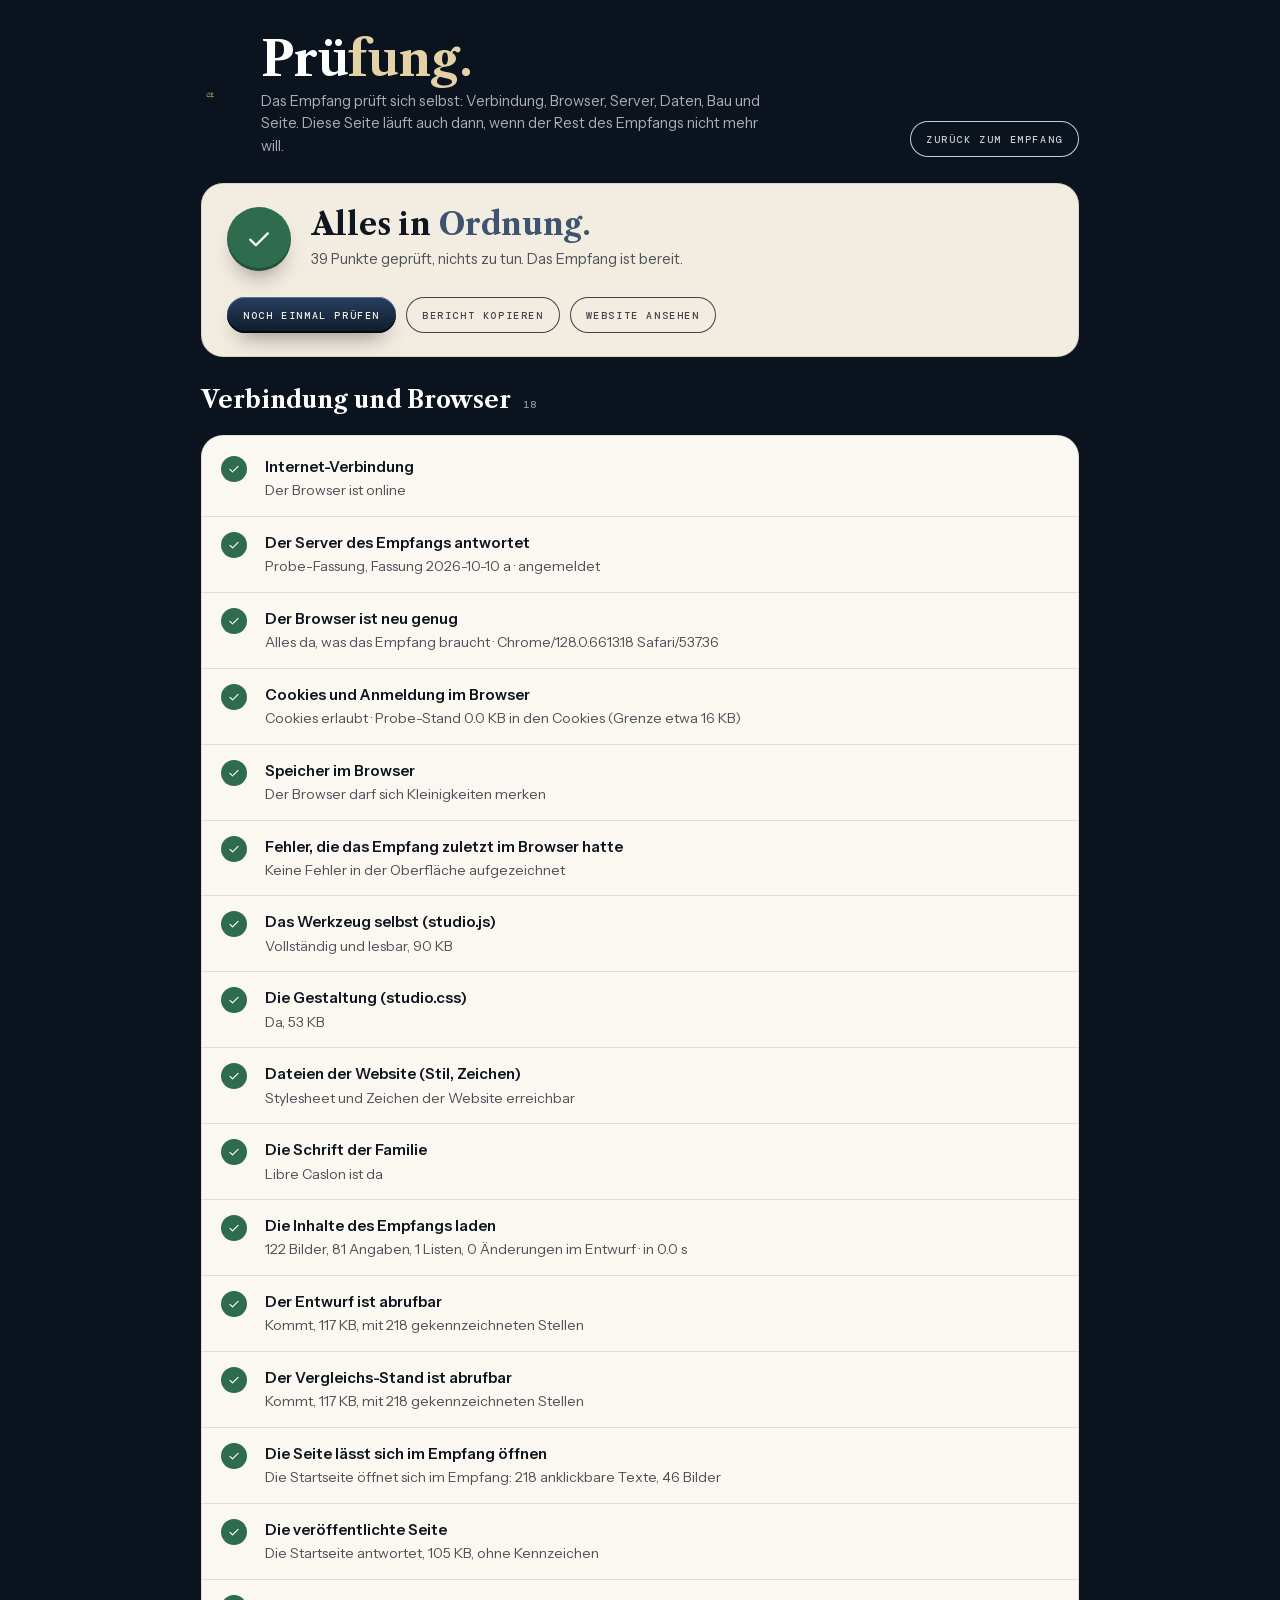
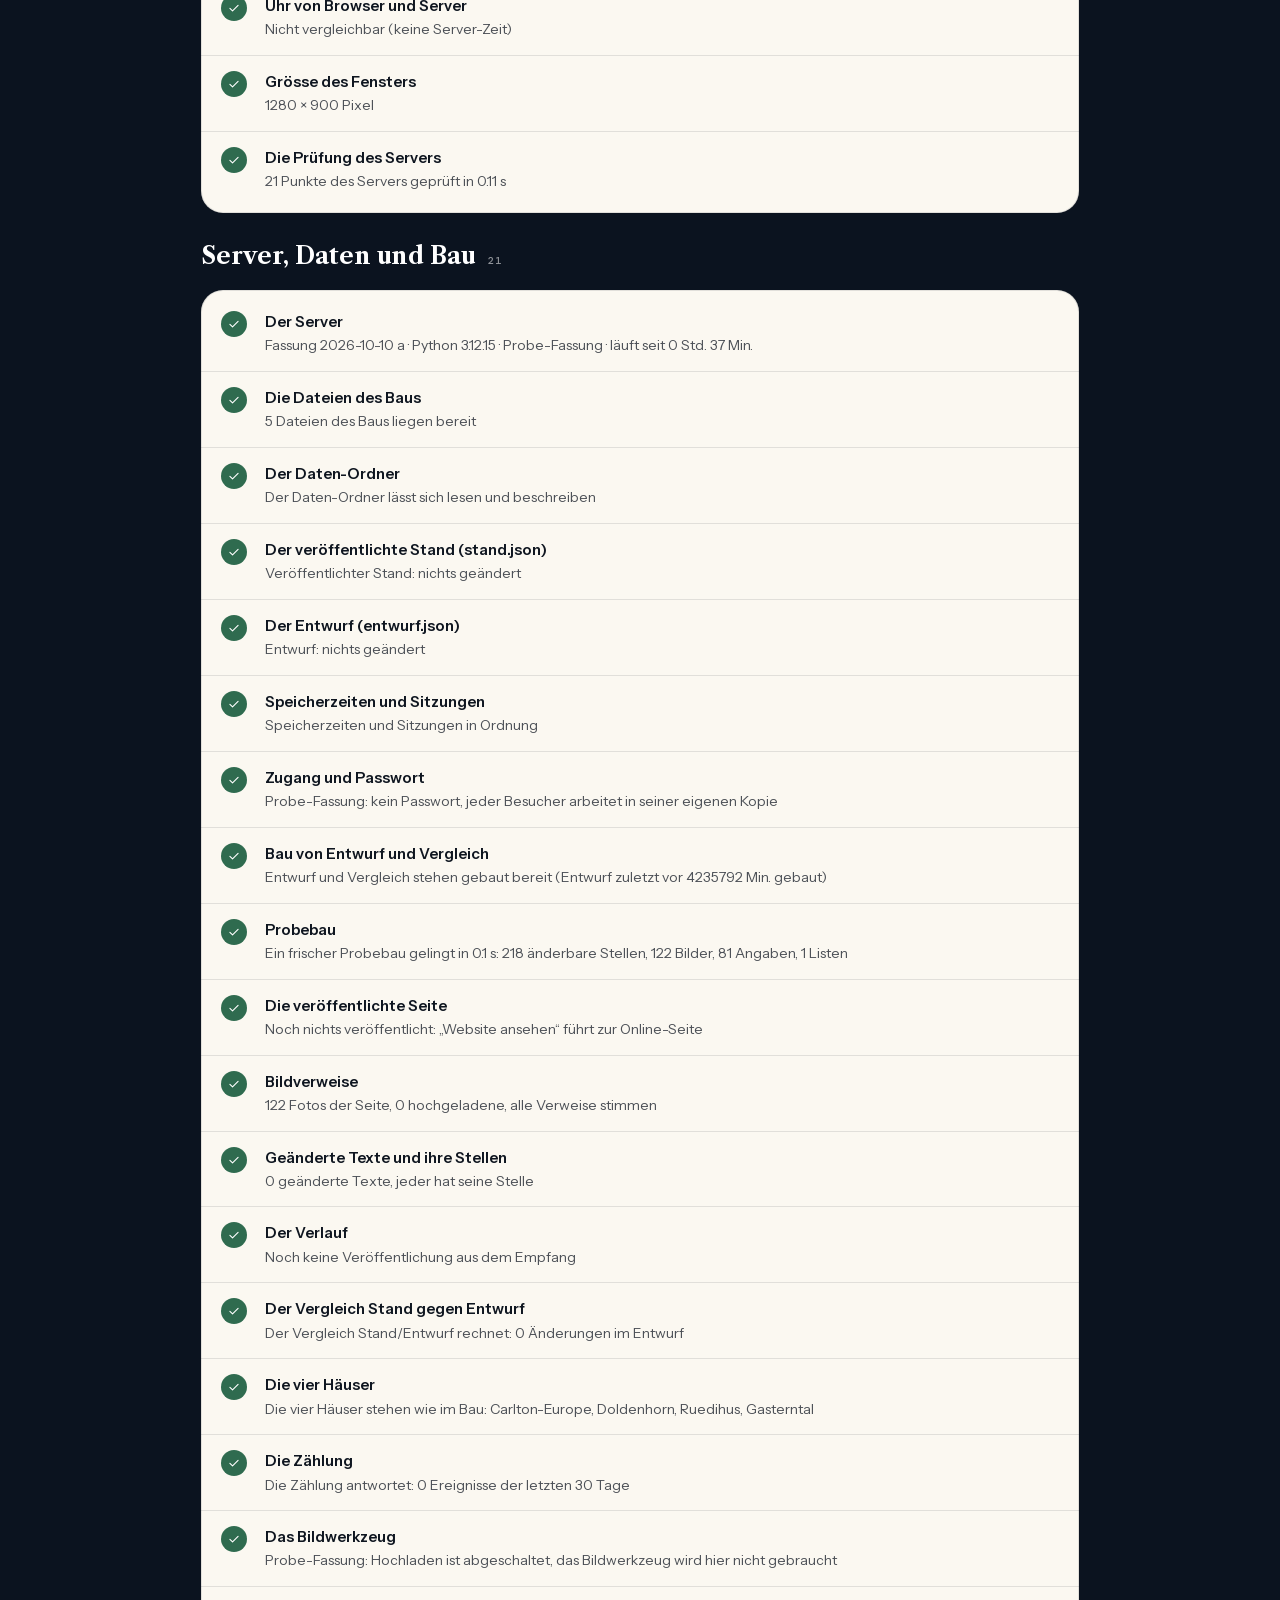
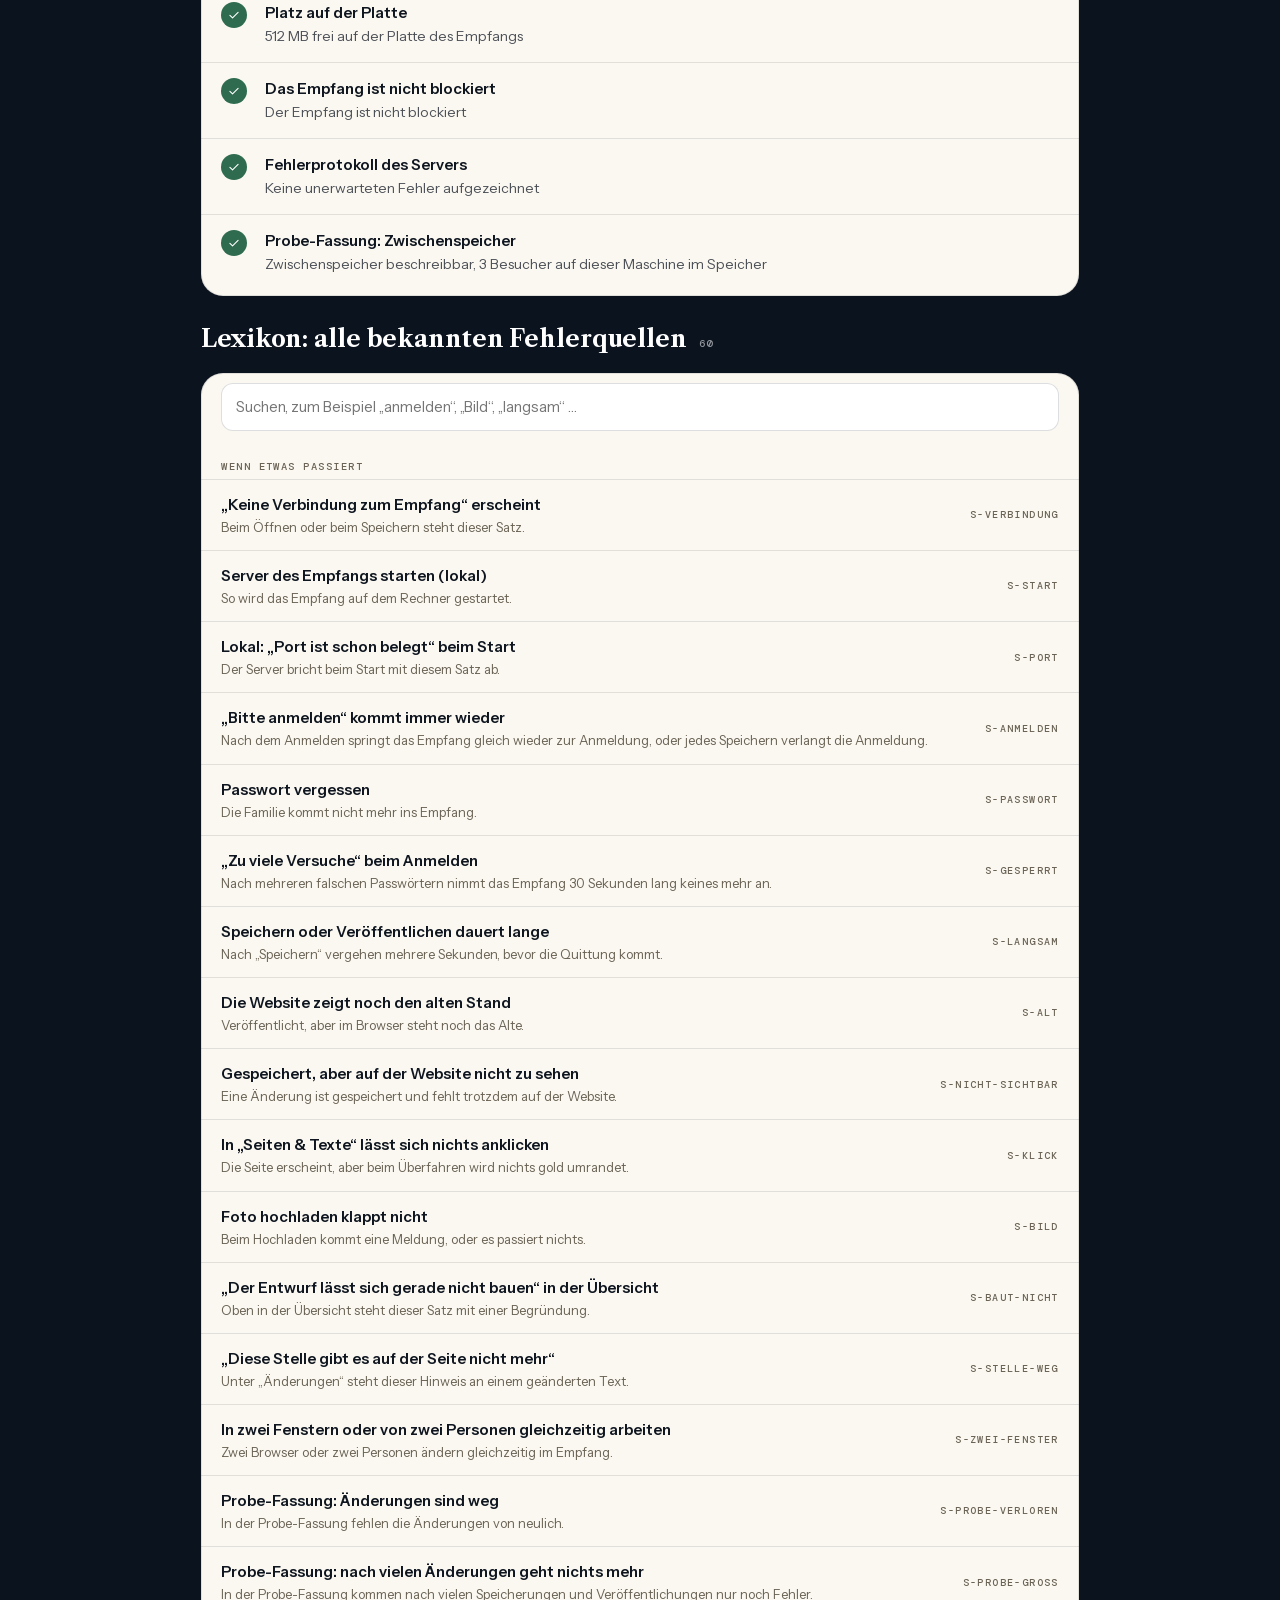
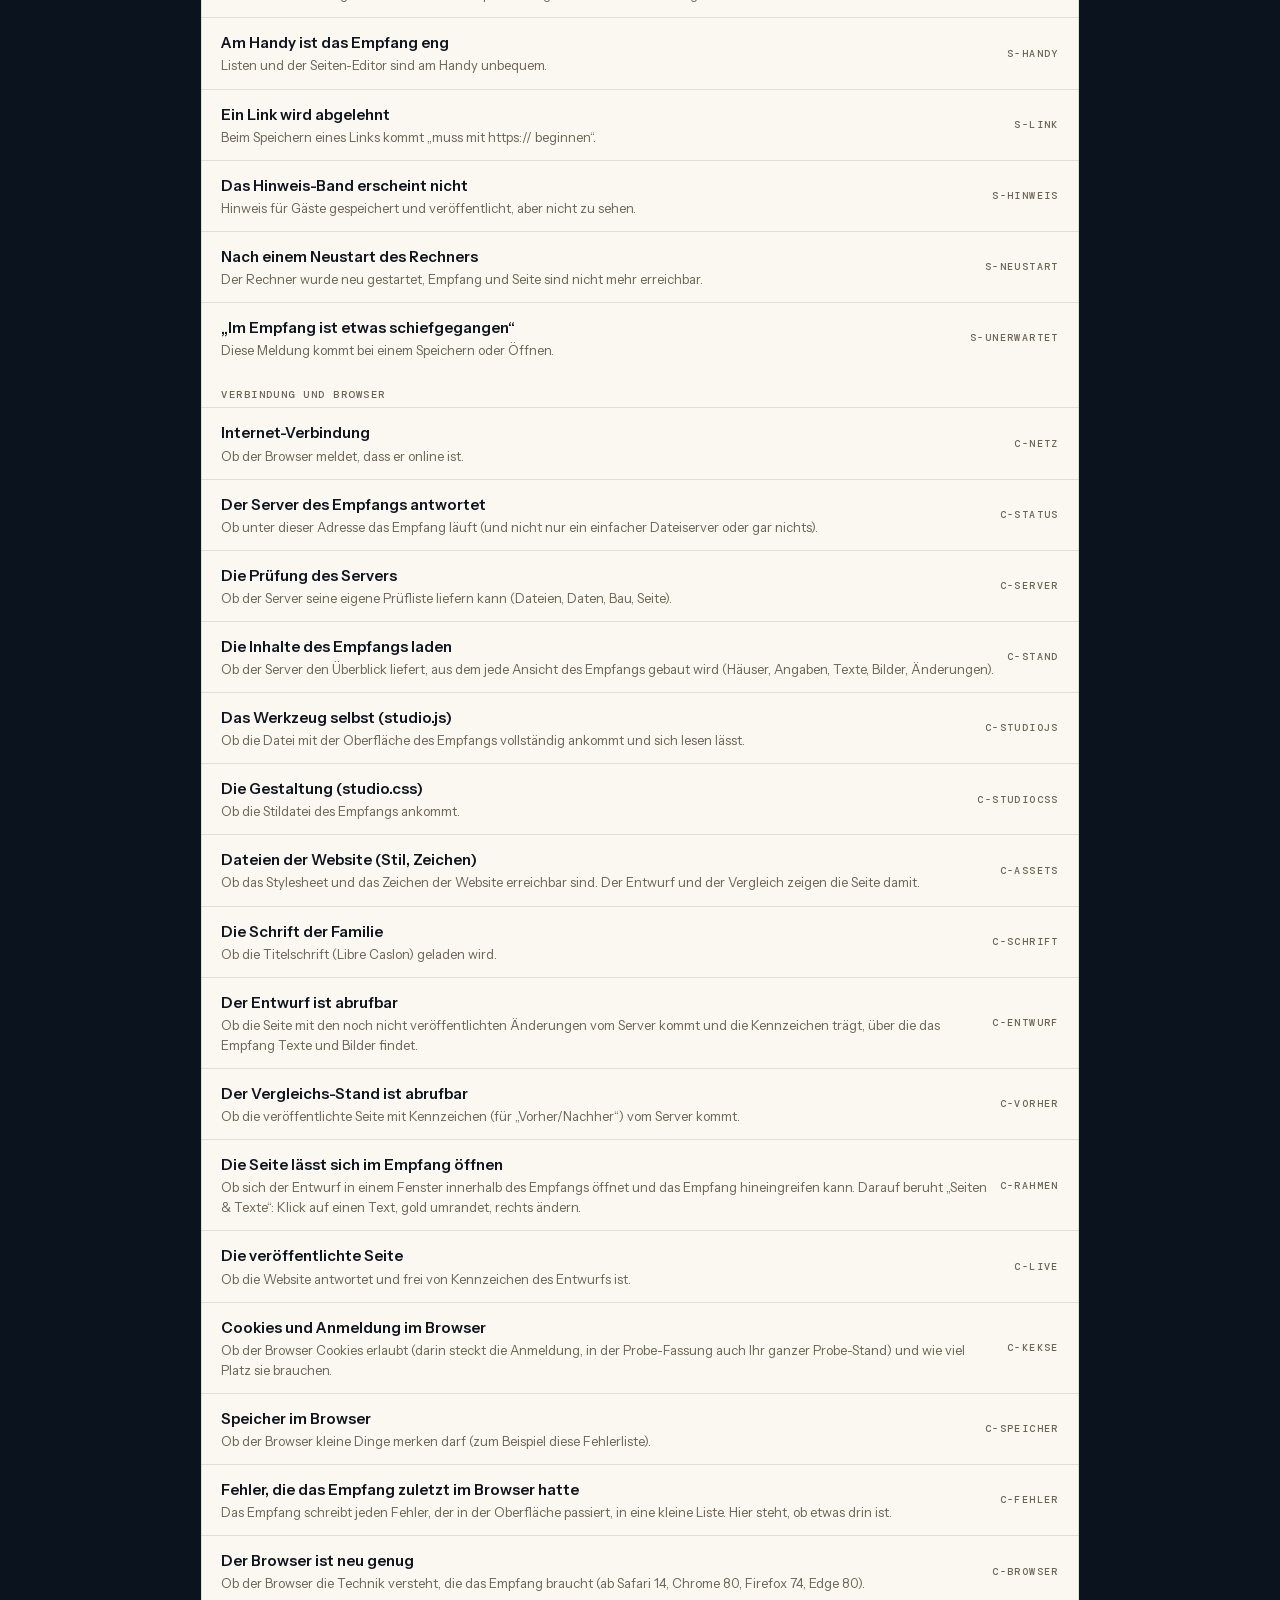
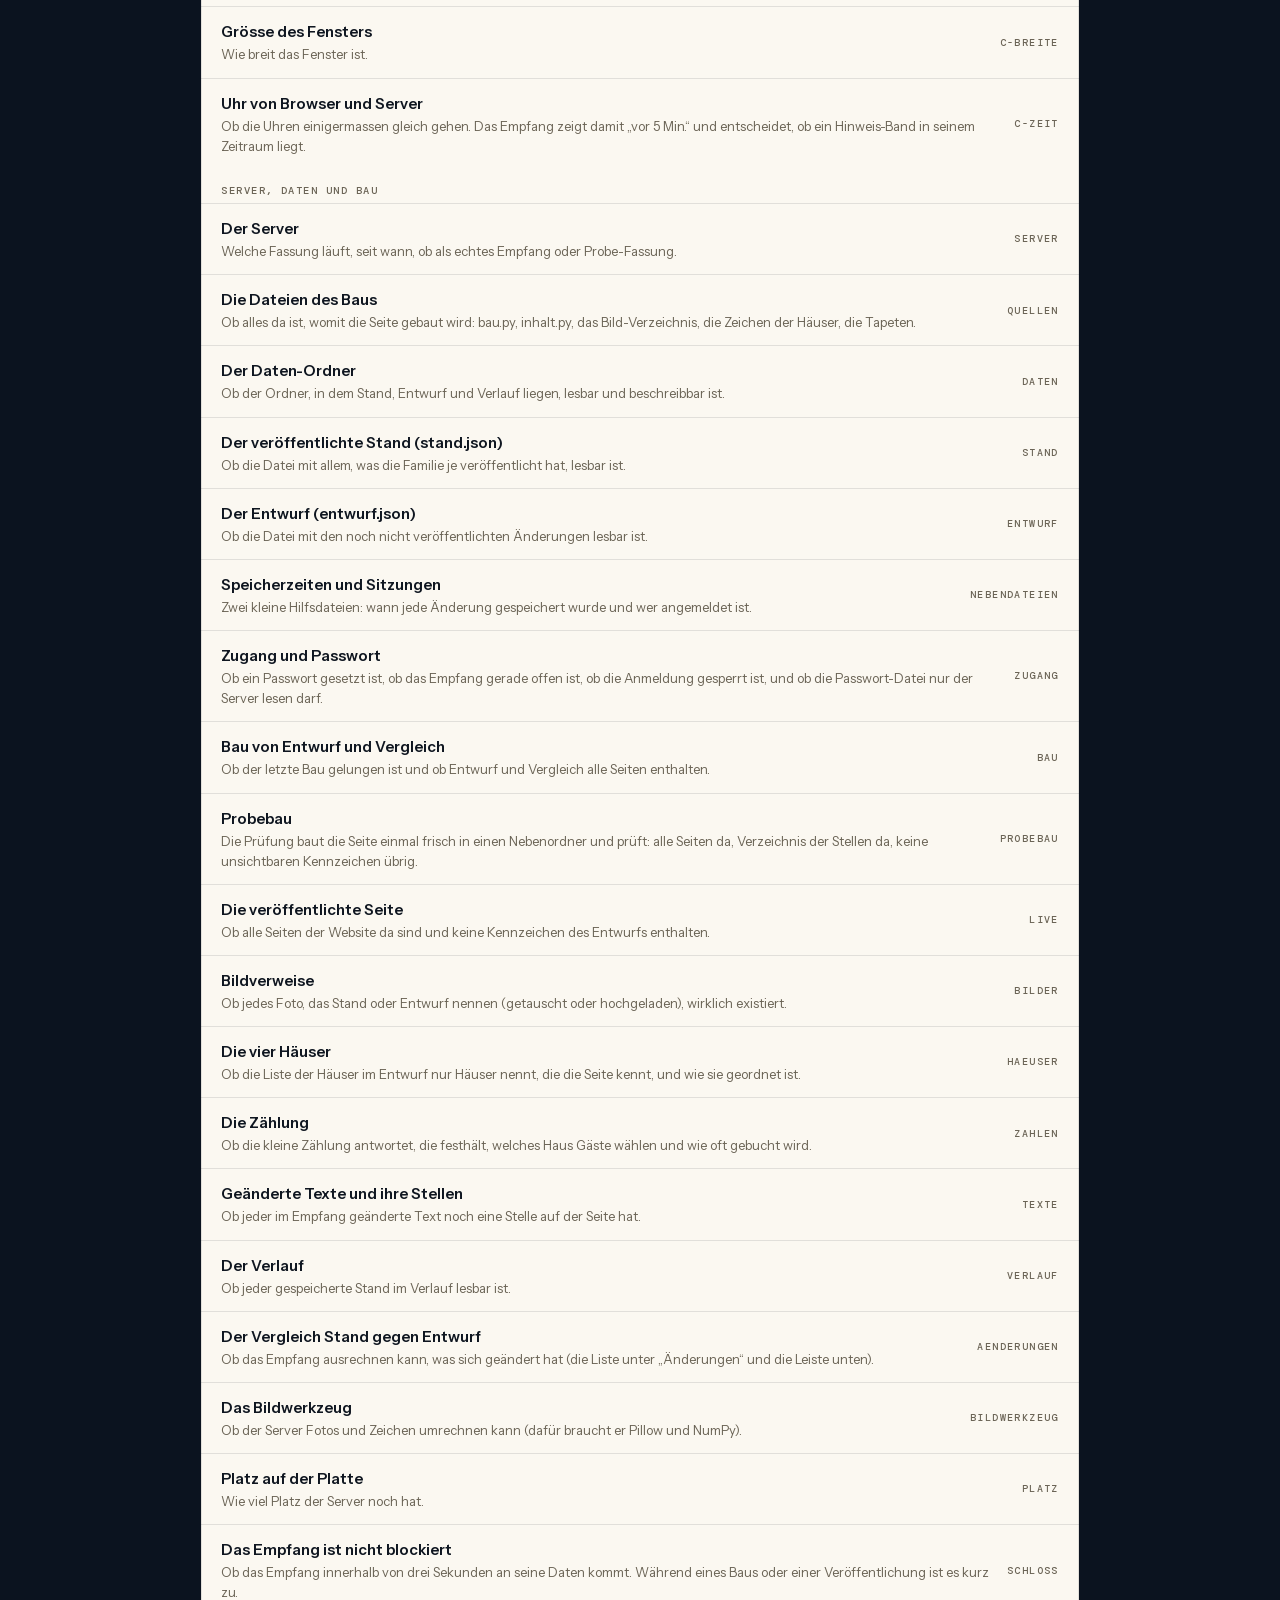
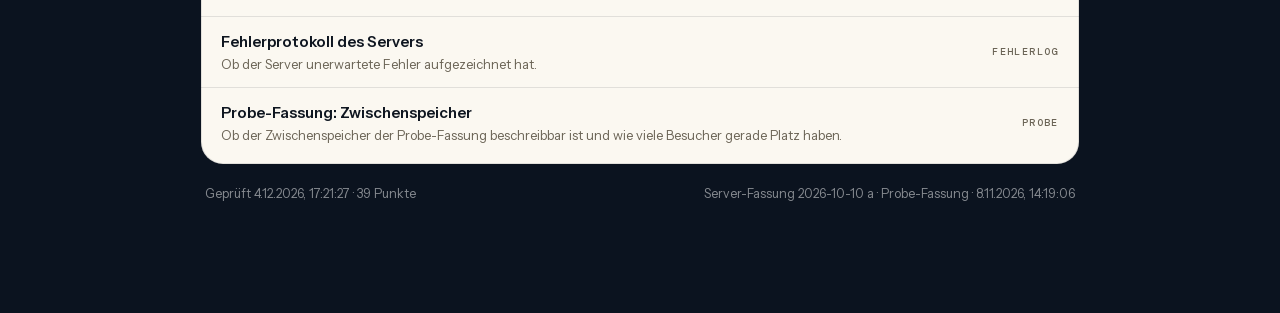
<file: studio/pruefung.html>
<!doctype html>
<html lang="de-CH">
<head><!--demo-weiche--><script src="/_demo/karte.js"></script><script src="/_demo/shim.js"></script>
<meta charset="utf-8">
<meta name="viewport" content="width=device-width, initial-scale=1">
<title>Prüfung · Empfang Familie Maeder</title>
<meta name="robots" content="noindex, nofollow">
<meta name="theme-color" content="#0b131f">
<link rel="icon" href="/assets/logo/familie-maeder.svg">
<style>
/* Prüfung · die Kontrollinstanz des Empfangs. Eine Datei, keine Abhängigkeit: läuft auch, wenn studio.js, studio.css oder der Server nicht mehr wollen.
   Farben und Schriften wie im Empfang (Nachtblau, Papier, Gold, Caslon). Die Schriften kommen vom Server; fehlen sie, bleibt die Seite lesbar. */
@font-face{font-family:'Caslon FM';font-style:normal;font-weight:400 700;font-display:swap;src:url('/assets/fonts/librecaslon-700.woff2') format('woff2')}
@font-face{font-family:'Instrument Sans';font-style:normal;font-weight:400 600;font-display:swap;src:url('/assets/fonts/InstrumentSans-normal-400_600.woff2') format('woff2')}
@font-face{font-family:'DM Mono';font-style:normal;font-weight:400 500;font-display:swap;src:url('/assets/fonts/DMMono-normal-500.woff2') format('woff2')}
:root{--nacht:#0b131f;--blau:#16263b;--karte:#101c2c;--stahl:#3d5370;--gold:#b89850;--hellgold:#e3d2a6;--papier:#f2ece1;--blatt:#fbf8f1;--tinte:#0f1620;--leise:#6b6456;--linie:rgba(15,22,32,.11);
  --gruen:#2f6b4f;--warn:#b8862a;--fehl:#a33a2a;--titel:'Caslon FM',Georgia,'Times New Roman',serif;--sans:'Instrument Sans',system-ui,-apple-system,'Segoe UI',sans-serif;--mono:'DM Mono',ui-monospace,'SF Mono',Menlo,monospace;--e2:cubic-bezier(.32,.72,0,1)}
*,*::before,*::after{box-sizing:border-box}
html{background:var(--nacht)}
body{margin:0;background:var(--nacht);color:var(--tinte);font-family:var(--sans);font-size:15.5px;line-height:1.55;-webkit-font-smoothing:antialiased;min-height:100vh}
button,input{font:inherit;color:inherit}
button{background:none;border:0;padding:0;cursor:pointer}
h1,h2,h3,p,ul,ol{margin:0;padding:0}
ul,ol{list-style:none}
a{color:inherit;text-decoration:none}
[hidden]{display:none!important}
:focus-visible{outline:1.5px solid var(--gold);outline-offset:3px;border-radius:6px}
h1,h2,h3{font-family:var(--titel);font-weight:700;letter-spacing:-.005em}
em{font-style:normal;color:var(--stahl)}
.mono{font-family:var(--mono);font-size:10.5px;letter-spacing:.14em;text-transform:uppercase}
.leise{color:var(--leise)}
.kn{display:inline-flex;align-items:center;justify-content:center;gap:10px;height:44px;padding:0 22px;border-radius:999px;white-space:nowrap;font-family:var(--mono);font-size:10.5px;font-weight:500;letter-spacing:.16em;text-transform:uppercase;color:var(--papier);
  background:linear-gradient(#27405f,#1a2b42 55%,#0f1b2b);box-shadow:inset 0 1px 0 #5a7396,inset 0 -2px 0 #060b13,0 12px 22px -12px rgba(15,22,32,.7);transition:transform .5s var(--e2),opacity .3s}
.kn:hover{transform:translateY(-2px)}.kn:active{transform:translateY(1px) scale(.985)}.kn[disabled]{opacity:.38;pointer-events:none}
.kn--linie{background:none;color:inherit;box-shadow:inset 0 0 0 1px currentColor;opacity:.78}.kn--linie:hover{opacity:1}
.kn--klein{height:36px;padding:0 16px;font-size:10px}
.link{font-family:var(--mono);font-size:10.5px;letter-spacing:.14em;text-transform:uppercase;color:var(--leise);border-bottom:1px solid currentColor;padding-bottom:2px;transition:color .3s}.link:hover{color:var(--tinte)}
.hinweis{font-size:13.5px;line-height:1.5;color:rgba(15,22,32,.74);background:rgba(184,152,80,.12);border-radius:12px;padding:10px 14px}

.kopf{color:#fff;padding:34px clamp(20px,4vw,56px) 0;max-width:980px;margin:0 auto;display:flex;gap:22px;align-items:flex-end;flex-wrap:wrap;justify-content:space-between}
.kopf__l{display:flex;gap:18px;align-items:center}
.kopf__z{width:42px;height:48px;color:var(--gold);flex:none}.kopf__z svg{width:100%;height:100%;fill:currentColor}
.kopf h1{font-size:clamp(2rem,4vw,3rem);line-height:1.04}.kopf h1 em{color:var(--hellgold)}
.kopf p{margin-top:6px;color:rgba(255,255,255,.66);font-size:14.5px;max-width:52ch}
.kopf__r{display:flex;gap:10px;flex-wrap:wrap;align-items:center;color:#fff}
.kopf__r .kn--linie{color:#fff}
.in{max-width:980px;margin:0 auto;padding:26px clamp(20px,4vw,56px) 110px;display:grid;gap:20px}
.blatt{background:var(--blatt);border-radius:22px;box-shadow:inset 0 0 0 1px var(--linie);padding:24px 26px}
.ampel{display:grid;grid-template-columns:auto 1fr;gap:20px;align-items:center;background:var(--papier)}
.ampel__l{width:64px;height:64px;border-radius:50%;display:grid;place-items:center;color:#fff;background:var(--stahl);box-shadow:inset 0 -3px 0 rgba(0,0,0,.25),0 14px 26px -14px rgba(0,0,0,.6);transition:background .5s}
.ampel__l svg{width:30px;height:30px;stroke:currentColor;fill:none;stroke-width:1.8;stroke-linecap:round;stroke-linejoin:round}
.ampel.ok .ampel__l{background:var(--gruen)}.ampel.warn .ampel__l{background:var(--warn)}.ampel.fehl .ampel__l{background:var(--fehl)}
.ampel.lauf .ampel__l svg{animation:dreh 1.2s linear infinite}
@keyframes dreh{to{transform:rotate(360deg)}}
.ampel h2{font-size:1.9rem;line-height:1.1}
.ampel p{margin-top:6px;color:rgba(15,22,32,.72);font-size:14.5px}
.ampel__kn{grid-column:1/-1;display:flex;gap:10px;flex-wrap:wrap;margin-top:6px}
.zw{font-size:1.45rem;line-height:1.1;margin:10px 0 2px;display:flex;align-items:baseline;gap:12px;color:#fff}
.zw span{font-family:var(--mono);font-weight:400;font-size:10.5px;letter-spacing:.14em;color:rgba(255,255,255,.55)}
.punkte{padding:6px 0}
.pt{display:grid;grid-template-columns:30px 1fr auto;gap:14px;align-items:start;padding:14px 20px;border-top:1px solid var(--linie)}
.pt:first-child{border-top:0}
.pt__z{width:26px;height:26px;border-radius:50%;display:grid;place-items:center;margin-top:1px;color:#fff;background:#c9c2b4}
.pt__z svg{width:14px;height:14px;stroke:currentColor;fill:none;stroke-width:1.9;stroke-linecap:round;stroke-linejoin:round}
.pt.ok .pt__z{background:var(--gruen)}.pt.warn .pt__z{background:var(--warn)}.pt.fehl .pt__z{background:var(--fehl)}
.pt.lauf .pt__z{background:#c9c2b4}.pt.lauf .pt__z svg{animation:dreh 1.2s linear infinite}
.pt b{display:block;font-weight:600;font-size:15px}
.pt .pt__t{font-size:14px;color:rgba(15,22,32,.74);margin-top:2px;overflow-wrap:anywhere}
.pt .pt__m{margin-top:10px;display:grid;gap:8px;font-size:13.5px}
.pt .pt__m p{color:rgba(15,22,32,.8)}
.pt .pt__m p i{font-style:normal;font-family:var(--mono);font-size:10px;letter-spacing:.14em;text-transform:uppercase;color:var(--leise);display:block;margin-bottom:2px}
.pt .pt__l{font-family:var(--mono);font-size:11px;letter-spacing:.02em;text-transform:none;color:var(--leise);white-space:pre-wrap;overflow-wrap:anywhere;background:#fff;border-radius:10px;padding:8px 10px}
.pt__r{display:flex;gap:8px;align-items:center;flex-wrap:wrap;justify-content:flex-end}
.pt__r .kn--linie{color:var(--tinte)}
.lex{display:grid;gap:0;padding:6px 0}
.lex__such{display:flex;gap:10px;align-items:center;padding:4px 20px 14px}
.lex__such input{flex:1;background:#fff;border:0;border-radius:12px;padding:12px 15px;font-size:15px;box-shadow:inset 0 0 0 1px rgba(15,22,32,.14)}
.lex__such input:focus{outline:0;box-shadow:inset 0 0 0 1.5px var(--tinte)}
.le{border-top:1px solid var(--linie)}
.le summary{list-style:none;cursor:pointer;padding:13px 20px;display:grid;grid-template-columns:1fr auto;gap:12px;align-items:center}
.le summary::-webkit-details-marker{display:none}
.le summary b{font-weight:600;font-size:15px}
.le summary small{font-size:13px;color:var(--leise);display:block}
.le summary i{font-style:normal;font-family:var(--mono);font-size:10px;letter-spacing:.14em;text-transform:uppercase;color:var(--leise);white-space:nowrap}
.le[open] summary i{color:var(--tinte)}
.le__k{padding:0 20px 16px;display:grid;gap:9px;font-size:14px;color:rgba(15,22,32,.82)}
.le__k p i{font-style:normal;font-family:var(--mono);font-size:10px;letter-spacing:.14em;text-transform:uppercase;color:var(--leise);display:block;margin-bottom:2px}
.le__k code{font-family:var(--mono);font-size:12px;background:#fff;padding:2px 6px;border-radius:6px}
.fuss{color:rgba(255,255,255,.5);font-size:12.5px;display:flex;gap:16px;flex-wrap:wrap;justify-content:space-between;padding:0 4px}
.meldung{position:fixed;left:50%;bottom:22px;transform:translateX(-50%);z-index:9;display:grid;gap:8px;max-width:min(560px,calc(100vw - 32px))}
.meldung div{background:var(--tinte);color:var(--papier);padding:12px 18px;border-radius:14px;font-size:14px;box-shadow:0 18px 40px -16px rgba(0,0,0,.8)}
.meldung div.f{background:var(--fehl)}
@media(max-width:700px){.pt{grid-template-columns:26px 1fr}.pt__r{grid-column:2;justify-content:flex-start}.ampel{grid-template-columns:1fr}.ampel__l{width:52px;height:52px}.blatt{padding:18px 16px}.pt,.le summary,.lex__such{padding-left:12px;padding-right:12px}.le__k{padding-left:12px;padding-right:12px}}
</style>
<script src="/besuch.js?v=3c4c57a56e" defer></script><script src="/verweil.js?v=5881fd455d" defer></script></head>
<body>
<header class="kopf">
  <div class="kopf__l">
    <div class="kopf__z" id="zeichen"><svg viewBox="0 0 48 56"><path d="M24 2 14 20h6l-8 14h24l-8-14h6zM10 14 4 24h4l-5 9h14M38 14l6 10h-4l5 9H31" fill="none" stroke="currentColor" stroke-width="1.6"/><path d="M24 34v20M8 33v12M40 33v12" fill="none" stroke="currentColor" stroke-width="1.6"/></svg></div>
    <div><h1>Prü<em>fung.</em></h1><p>Das Empfang prüft sich selbst: Verbindung, Browser, Server, Daten, Bau und Seite. Diese Seite läuft auch dann, wenn der Rest des Empfangs nicht mehr will.</p></div>
  </div>
  <div class="kopf__r"><a class="kn kn--linie kn--klein" href="./">Zurück zum Empfang</a></div>
</header>
<main class="in">
  <section class="blatt ampel lauf" id="ampel">
    <div class="ampel__l"><svg viewBox="0 0 24 24"><path d="M12 3a9 9 0 1 0 9 9"/></svg></div>
    <div><h2 id="a-t">Wird <em>geprüft …</em></h2><p id="a-p">Einen Augenblick. Jeder Punkt erscheint, sobald er geprüft ist.</p></div>
    <div class="ampel__kn"><button class="kn kn--klein" type="button" id="nochmal" disabled>Noch einmal prüfen</button><button class="kn kn--klein kn--linie" type="button" id="bericht" disabled>Bericht kopieren</button><a class="kn kn--klein kn--linie" href="/" target="_blank" rel="noopener">Website ansehen</a></div>
  </section>
  <h2 class="zw">Verbindung und Browser<span id="z-c"></span></h2>
  <section class="blatt punkte" id="c-liste"></section>
  <h2 class="zw">Server, Daten und Bau<span id="z-s"></span></h2>
  <section class="blatt punkte" id="s-liste"><div class="pt lauf"><span class="pt__z"><svg viewBox="0 0 24 24"><path d="M12 3a9 9 0 1 0 9 9"/></svg></span><div><b>Warten auf den Server</b><div class="pt__t">Der Server prüft seine Dateien, baut die Seite einmal zur Probe und meldet sich.</div></div></div></section>
  <h2 class="zw">Lexikon: alle bekannten Fehlerquellen<span id="z-l"></span></h2>
  <section class="blatt lex" id="lexikon"><div class="lex__such"><input id="such" type="search" placeholder="Suchen, zum Beispiel „anmelden“, „Bild“, „langsam“ …" aria-label="Im Lexikon suchen"></div><div id="lex-liste"></div></section>
  <p class="fuss"><span id="f-l">Prüfung des Empfangs</span><span id="f-r"></span></p>
</main>
<div class="meldung" id="meldung" aria-live="polite"></div>
<script>
(function () {
'use strict';
var $ = function (s, r) { return (r || document).querySelector(s); };
var h = function (s) { return String(s == null ? '' : s).replace(/[&<>"]/g, function (c) { return { '&': '&amp;', '<': '&lt;', '>': '&gt;', '"': '&quot;' }[c]; }); };
var SVG = { ok: '<svg viewBox="0 0 24 24"><path d="m5 12.5 4.5 4.5L19 7.5"/></svg>', warn: '<svg viewBox="0 0 24 24"><path d="M12 6v7M12 16.5v.5"/></svg>', fehl: '<svg viewBox="0 0 24 24"><path d="m6 6 12 12M18 6 6 18"/></svg>', lauf: '<svg viewBox="0 0 24 24"><path d="M12 3a9 9 0 1 0 9 9"/></svg>' };
var API = '/studio/api/';
var ST = null, PROBE = false, ANG = false, SERVER = null, ERG = { c: [], s: [] }, LAEUFT = false;

/* ---------------------------------------------------------------- Das Lexikon: jede Fehlerquelle, die dieses Empfang kennt.
   Jeder Eintrag: t Titel · was (was geprüft wird / was passiert) · heisst (wenn es rot oder gelb ist) · tun (was die Familie tun kann) · robert (der technische Griff) */
var LEX = {
  /* Verbindung und Browser (Prüfung im Browser) */
  'c-netz': { t: 'Internet-Verbindung', was: 'Ob der Browser meldet, dass er online ist.', heisst: 'Der Browser ist offline. Nichts im Empfang kann gespeichert werden.', tun: 'WLAN oder Netzkabel prüfen, dann „Noch einmal prüfen“.', robert: 'navigator.onLine war false.' },
  'c-status': { t: 'Der Server des Empfangs antwortet', was: 'Ob unter dieser Adresse das Empfang läuft (und nicht nur ein einfacher Dateiserver oder gar nichts).', heisst: 'Rot heisst: Der Server ist nicht erreichbar oder er ist nicht das Empfang. Dann zeigt das Empfang „Keine Verbindung zum Empfang“, und nichts lässt sich ändern.', tun: 'Ist das Empfang lokal: Den Server des Empfangs starten (siehe „Server des Empfangs starten“ im Lexikon). Ist es online: ein paar Minuten warten und neu laden; bleibt es rot, Robert Bescheid sagen.', robert: 'Lokal: im Projektordner python3 studio.py 8925 (nicht serve.py, der liefert nur Dateien und kennt /studio/api/ nicht). Online: Vercel-Funktion api/probe.py, Umleitungen in vercel.json, Logs im Vercel-Dashboard.' },
  'c-server': { t: 'Die Prüfung des Servers', was: 'Ob der Server seine eigene Prüfliste liefern kann (Dateien, Daten, Bau, Seite).', heisst: 'Der Server antwortet, aber die Prüfliste kommt nicht. Meist ist der Server dann gerade blockiert oder eine Datei des Empfangs ist beschädigt.', tun: 'Eine Minute warten, „Noch einmal prüfen“. Bleibt es rot: Robert Bescheid sagen, mit dem kopierten Bericht.', robert: 'GET /studio/api/pruefung. Antwort 500 → DATEN/fehler.log lesen. Zeitüberschreitung → ein Bau hängt (SCHLOSS), Server neu starten.' },
  'c-stand': { t: 'Die Inhalte des Empfangs laden', was: 'Ob der Server den Überblick liefert, aus dem jede Ansicht des Empfangs gebaut wird (Häuser, Angaben, Texte, Bilder, Änderungen).', heisst: 'Rot: Das Empfang öffnet sich nicht oder bleibt leer. Gelb: nicht angemeldet, deshalb nicht geprüft.', tun: 'Anmelden und noch einmal prüfen. Bleibt es rot, meist ist der Bau der Seite gescheitert, siehe „Bau von Entwurf und Vergleich“.', robert: 'GET /studio/api/stand → ueberblick(). Meldet fehler, wenn GEBAUT["fehler"] gesetzt ist. Ursache fast immer in bau.py oder inhalt.py (Syntax, geänderte Datenform).' },
  'c-studiojs': { t: 'Das Werkzeug selbst (studio.js)', was: 'Ob die Datei mit der Oberfläche des Empfangs vollständig ankommt und sich lesen lässt.', heisst: 'Die Datei fehlt, ist abgeschnitten oder enthält einen Schreibfehler. Das Empfang bleibt dann dunkel oder zeigt gar nichts.', tun: 'Seite neu laden (bei gedrückter Umschalttaste). Bleibt es rot: Robert Bescheid sagen.', robert: 'studio/studio.js wird mit new Function() auf Lesbarkeit geprüft. Nach einer Änderung: node --check studio/studio.js. Online: liegt die Datei im Online-Ordner? (_studio/online.py kopiert studio/ ganz.)' },
  'c-studiocss': { t: 'Die Gestaltung (studio.css)', was: 'Ob die Stildatei des Empfangs ankommt.', heisst: 'Ohne sie ist das Empfang ein nackter Text ohne Aufbau. Es funktioniert, sieht aber falsch aus.', tun: 'Seite neu laden. Bleibt es rot: Robert Bescheid sagen.', robert: 'studio/studio.css fehlt oder enthält kein :root. Online-Ordner prüfen.' },
  'c-assets': { t: 'Dateien der Website (Stil, Zeichen)', was: 'Ob das Stylesheet und das Zeichen der Website erreichbar sind. Der Entwurf und der Vergleich zeigen die Seite damit.', heisst: 'Der Entwurf im Empfang wirkt dann kahl oder zeigt keine Bilder.', tun: 'Neu laden. Bleibt es rot: Robert Bescheid sagen.', robert: 'assets/css/main.css und assets/logo/familie-maeder.svg. Lokal: liegen sie im Projekt? Online: Zusatz-Projekte und rewrites in vercel.json (online.py stell).' },
  'c-schrift': { t: 'Die Schrift der Familie', was: 'Ob die Titelschrift (Libre Caslon) geladen wird.', heisst: 'Nur ein Schönheitsfehler: Das Empfang zeigt eine Ersatzschrift.', tun: 'Nichts nötig. Beim nächsten Laden ist sie meist da.', robert: 'assets/fonts/librecaslon-700.woff2 (HEAD-Abruf).' },
  'c-entwurf': { t: 'Der Entwurf ist abrufbar', was: 'Ob die Seite mit den noch nicht veröffentlichten Änderungen vom Server kommt und die Kennzeichen trägt, über die das Empfang Texte und Bilder findet.', heisst: 'Rot: „Seiten & Texte“ und der Vergleich zeigen nichts. Gelb: nicht angemeldet, deshalb nicht geprüft.', tun: 'Anmelden, dann noch einmal prüfen. Bleibt es rot: „Entwurf und Vergleich neu bauen“ unter „Bau“.', robert: 'GET /entwurf/index.html (403 ohne Anmeldung). Muss data-e="…" enthalten (FM_MARKEN=1). Fehlt es: inhalt.fertig() läuft nicht, I.fertig in bau.py schreibe() prüfen.' },
  'c-vorher': { t: 'Der Vergleichs-Stand ist abrufbar', was: 'Ob die veröffentlichte Seite mit Kennzeichen (für „Vorher/Nachher“) vom Server kommt.', heisst: 'Der Vergleich zeigt links nichts.', tun: 'Noch einmal prüfen, sonst „Entwurf und Vergleich neu bauen“.', robert: 'GET /vorher/index.html.' },
  'c-rahmen': { t: 'Die Seite lässt sich im Empfang öffnen', was: 'Ob sich der Entwurf in einem Fenster innerhalb des Empfangs öffnet und das Empfang hineingreifen kann. Darauf beruht „Seiten & Texte“: Klick auf einen Text, gold umrandet, rechts ändern.', heisst: 'In „Seiten & Texte“ wird nichts gold umrandet, Klicks tun nichts.', tun: 'Einen anderen Browser versuchen (Safari, Chrome, Firefox). Erweiterungen, die Inhalte blocken, für diese Adresse ausschalten.', robert: 'iframe auf /entwurf/index.html?nomotion, contentDocument.querySelector("[data-e]"). Scheitert bei fremder Herkunft (andere Domain/Port für Empfang und Seite), bei CSP/X-Frame-Options oder wenn der Entwurf keine Kennzeichen trägt.' },
  'c-live': { t: 'Die veröffentlichte Seite', was: 'Ob die Website antwortet und frei von Kennzeichen des Entwurfs ist.', heisst: 'Rot mit Kennzeichen: Auf der Website stehen unsichtbare Zeichen oder Hilfsattribute aus dem Empfang. Das kann die Darstellung stören.', tun: '„Veröffentlichte Seite neu bauen“ unter „Server, Daten und Bau“ oder einmal neu veröffentlichen.', robert: 'GET /index.html darf weder U+E000 bis U+E002 noch data-e="…" enthalten. Kommt beides vor, wurde LIVE mit FM_MARKEN=1 gebaut: baue(LIVE, F_STAND, False) prüfen.' },
  'c-kekse': { t: 'Cookies und Anmeldung im Browser', was: 'Ob der Browser Cookies erlaubt (darin steckt die Anmeldung, in der Probe-Fassung auch Ihr ganzer Probe-Stand) und wie viel Platz sie brauchen.', heisst: 'Ohne Cookies kommt „Bitte anmelden“ immer wieder. In der Probe-Fassung: Werden die Cookies zu gross, nimmt der Server die Anfragen irgendwann nicht mehr an.', tun: 'Cookies für diese Adresse erlauben, kein privates Fenster. Probe-Fassung: „Probe zurücksetzen“ leert Ihren Probe-Stand.', robert: 'Echtes Empfang: Keks fm_studio (HttpOnly, SameSite=Strict, 12 h). Probe: fm_gast + fm_zn + fm_z0…7 (je ≤ 3600 Zeichen, packe() in probe.py). Grenze der Kopfzeilen bei Vercel etwa 16 KB.' },
  'c-speicher': { t: 'Speicher im Browser', was: 'Ob der Browser kleine Dinge merken darf (zum Beispiel diese Fehlerliste).', heisst: 'Kein Hindernis für das Empfang, nur die Fehlerliste dieser Prüfung bleibt leer.', tun: 'Nichts nötig.', robert: 'localStorage wirft (privates Fenster, blockierte Website-Daten).' },
  'c-fehler': { t: 'Fehler, die das Empfang zuletzt im Browser hatte', was: 'Das Empfang schreibt jeden Fehler, der in der Oberfläche passiert, in eine kleine Liste. Hier steht, ob etwas drin ist.', heisst: 'Gelb: In den letzten Sitzungen ist etwas im Browser schiefgegangen. Die Einträge nennen Datei und Zeile.', tun: 'Liste lesen und „Bericht kopieren“ an Robert schicken, dann die Liste leeren.', robert: 'localStorage fm_fehler, gefüllt von window.onerror und unhandledrejection in studio/index.html. Zeile und Datei stehen im Eintrag.' },
  'c-browser': { t: 'Der Browser ist neu genug', was: 'Ob der Browser die Technik versteht, die das Empfang braucht (ab Safari 14, Chrome 80, Firefox 74, Edge 80).', heisst: 'Das Empfang öffnet sich nicht oder einzelne Knöpfe tun nichts.', tun: 'Browser aktualisieren oder einen anderen nehmen.', robert: 'Geprüft: fetch, AbortController, ResizeObserver, optionale Verkettung (?.), Nullish (??), Intl.' },
  'c-breite': { t: 'Grösse des Fensters', was: 'Wie breit das Fenster ist.', heisst: 'Unter 360 Pixeln wird das Empfang sehr eng. Es funktioniert, aber Listen und der Seiten-Editor sind unbequem.', tun: 'Für „Seiten & Texte“ und den Vergleich am Rechner oder Tablet arbeiten. Alles andere geht auch am Handy.', robert: 'innerWidth.' },
  'c-zeit': { t: 'Uhr von Browser und Server', was: 'Ob die Uhren einigermassen gleich gehen. Das Empfang zeigt damit „vor 5 Min.“ und entscheidet, ob ein Hinweis-Band in seinem Zeitraum liegt.', heisst: 'Zeitangaben wie „gespeichert vor …“ stimmen nicht, ein Hinweis-Band kann einen Tag zu früh oder zu spät erscheinen.', tun: 'Datum und Uhrzeit am Gerät prüfen.', robert: 'Abweichung über 5 Minuten zwischen Date.now() und der Server-Zeit (jetzt()).' },

  /* Server, Daten und Bau (Prüfung auf dem Server) */
  'server': { t: 'Der Server', was: 'Welche Fassung läuft, seit wann, ob als echtes Empfang oder Probe-Fassung.', heisst: '–', tun: '–', robert: 'FASSUNG in studio.py. Nach jeder Änderung am Empfang hochzählen.' },
  'quellen': { t: 'Die Dateien des Baus', was: 'Ob alles da ist, womit die Seite gebaut wird: bau.py, inhalt.py, das Bild-Verzeichnis, die Zeichen der Häuser, die Tapeten.', heisst: 'Fehlt eine Pflichtdatei, kann keine Seite mehr gebaut werden: kein Entwurf, kein Veröffentlichen. Gelb: Nur die Listen für Vorab-Bilder oder Bildgrössen fehlen, der Bau nimmt dann Ersatzwerte.', tun: 'Robert Bescheid sagen. Die Familie kann hier nichts tun.', robert: 'Pflicht: bau.py, inhalt.py, assets/img/manifest.json, assets/logo/zeichen.json, assets/css/tapeten.css (die letzten beiden schreibt bau.py, solange die vier Haus-Projekte daneben liegen). Online kopiert _studio/online.py genau diese Liste (CODE + DATEN).' },
  'daten': { t: 'Der Daten-Ordner', was: 'Ob der Ordner, in dem Stand, Entwurf und Verlauf liegen, lesbar und beschreibbar ist.', heisst: 'Nichts lässt sich speichern. Jede Änderung endet mit einer Fehlermeldung.', tun: 'Robert Bescheid sagen.', robert: 'DATEN = FM_DATEN oder <Projekt>/inhalt. Rechte prüfen (ls -la), Platte voll? Online: /tmp/fm (nur Zwischenspeicher).' },
  'stand': { t: 'Der veröffentlichte Stand (stand.json)', was: 'Ob die Datei mit allem, was die Familie je veröffentlicht hat, lesbar ist.', heisst: 'Rot ist ernst: Das Empfang würde die beschädigte Datei als leer lesen. Ein Veröffentlichen in diesem Zustand setzt die Website auf den Stand vor der ersten Änderung zurück.', tun: 'Nicht veröffentlichen. „Stand aus dem Verlauf zurückholen“ drücken: Das Empfang nimmt die letzte heile Veröffentlichung aus dem Verlauf. Die beschädigte Datei bleibt daneben liegen.', robert: 'inhalt/stand.json. Reparatur legt sie als stand.json.kaputt-<Zeit> beiseite und schreibt verlauf/<neuester>.json[inhalt] zurück. Von Hand: python3 -c "import json;json.load(open(\'inhalt/stand.json\'))".' },
  'entwurf': { t: 'Der Entwurf (entwurf.json)', was: 'Ob die Datei mit den noch nicht veröffentlichten Änderungen lesbar ist.', heisst: 'Das Empfang würde sie als leer lesen: Alle unveröffentlichten Änderungen wären unsichtbar.', tun: '„Entwurf aus dem Stand neu anlegen“: Der Entwurf beginnt wieder beim veröffentlichten Stand, die beschädigte Datei bleibt daneben liegen.', robert: 'inhalt/entwurf.json. Reparatur: beiseite als .kaputt-<Zeit>, dann Kopie von stand.json, dann frisch(zwang=True).' },
  'nebendateien': { t: 'Speicherzeiten und Sitzungen', was: 'Zwei kleine Hilfsdateien: wann jede Änderung gespeichert wurde und wer angemeldet ist.', heisst: 'Unwichtig für die Inhalte. „gespeichert vor …“ stimmt dann nicht, oder jeder muss sich neu anmelden.', tun: '„Aufräumen“ legt sie neu an.', robert: 'zeiten.json, sitzungen.json im Daten-Ordner.' },
  'zugang': { t: 'Zugang und Passwort', was: 'Ob ein Passwort gesetzt ist, ob das Empfang gerade offen ist, ob die Anmeldung gesperrt ist, und ob die Passwort-Datei nur der Server lesen darf.', heisst: 'Gelb „offen“: Jeder mit der Adresse kann ändern und veröffentlichen, bis die Datei „offen“ entfernt ist. Gelb „gesperrt“: Nach fünf falschen Passwörtern ist die Anmeldung 30 Sekunden zu. Rot: Die Passwort-Datei ist beschädigt, niemand kann sich anmelden.', tun: 'Gesperrt: eine halbe Minute warten oder „Sperre aufheben“. Beschädigt oder Passwort vergessen: Robert Bescheid sagen, er legt die Datei beiseite, danach legen Sie beim nächsten Öffnen ein neues Passwort fest.', robert: 'inhalt/zugang.json (salz 32 hex, hash 64 hex, pbkdf2 240000). Vergessen: Datei umbenennen → Tor „neu“. Offen ohne Passwort: touch inhalt/offen (zum Ausliefern wieder löschen). Rechte 0600.' },
  'bau': { t: 'Bau von Entwurf und Vergleich', was: 'Ob der letzte Bau gelungen ist und ob Entwurf und Vergleich alle Seiten enthalten.', heisst: 'Rot: Der Entwurf lässt sich nicht bauen. Die Übersicht zeigt dann denselben Satz oben. Speichern geht nicht, bis der Bau wieder gelingt.', tun: '„Entwurf und Vergleich neu bauen“. Bleibt es rot, steht im Text, woran der Bau scheitert: Bericht kopieren und Robert schicken.', robert: 'GEBAUT["fehler"] aus baue() (bau.py als Unterprozess, letzte stderr-Zeile). Fast immer: Syntax in bau.py/inhalt.py, fehlende Bilddatei im manifest. Lokal nachstellen: FM_ZIEL=/tmp/x FM_INHALT=inhalt/entwurf.json FM_MARKEN=1 python3 bau.py' },
  'probebau': { t: 'Probebau', was: 'Die Prüfung baut die Seite einmal frisch in einen Nebenordner und prüft: alle Seiten da, Verzeichnis der Stellen da, keine unsichtbaren Kennzeichen übrig.', heisst: 'Rot: Mit den aktuellen Dateien lässt sich keine vollständige Seite bauen. Das trifft das nächste Speichern und Veröffentlichen.', tun: 'Bericht kopieren, Robert schicken. Nicht veröffentlichen, bis es grün ist.', robert: 'baue(tmp, F_ENTWURF, True). Fehlen Seiten: bau.py schreibt sie nicht (Ausnahme in einer Seitenfunktion). Kennzeichen übrig: I.fertig() wird für eine Seite nicht aufgerufen (schreibe()).' },
  'live': { t: 'Die veröffentlichte Seite', was: 'Ob alle Seiten der Website da sind und keine Kennzeichen des Entwurfs enthalten.', heisst: 'Rot: Eine Seite fehlt oder trägt Kennzeichen. Gäste sehen eine Lücke oder gestörte Darstellung.', tun: '„Veröffentlichte Seite neu bauen“ (nimmt den gespeicherten Stand, nichts geht verloren).', robert: 'LIVE = FM_LIVE oder Projektordner. baue(LIVE, F_STAND, False). Probe-Fassung: LIVE je Gast, vor dem ersten Veröffentlichen leer, dann 307 zur Online-Seite.' },
  'bilder': { t: 'Bildverweise', was: 'Ob jedes Foto, das Stand oder Entwurf nennen (getauscht oder hochgeladen), wirklich existiert.', heisst: 'Ein Foto fehlt. Auf der Seite bleibt dort ein leerer Rahmen oder das Ursprungsbild.', tun: '„Bildverweise aufräumen“ nimmt die Verweise auf fehlende Fotos heraus; die Stellen zeigen wieder das ursprüngliche Foto. Danach das Foto bei Bedarf neu hochladen.', robert: 'neu_bilder → assets/img/<key>-l/-s.webp (Startbilder dazu -h). bilder-Tausch → Ziel muss im manifest oder in neu_bilder sein. Dateien gehen verloren, wenn assets/img aus einer Sicherung zurückgespielt wird. Probe: nur Namen geprüft, keine Dateien.' },
  'haeuser': { t: 'Die vier Häuser', was: 'Ob die Liste der Häuser im Entwurf nur Häuser nennt, die die Seite kennt, und wie sie geordnet ist.', heisst: 'Rot: In der Liste steht ein Haus, das es auf der Seite nicht gibt, oder gar keines mehr. Gelb: Ein Haus ist im Empfang herausgenommen und steht nicht auf der Seite.', tun: '„Häuser auf den Stand der Seite setzen“ holt die vier Häuser in ihrer ursprünglichen Reihenfolge zurück.', robert: 'listen.haeuser in entwurf.json, Schlüssel k aus HAUS_VON_KEY. Reparatur haeuser-standard.' },
  'zahlen': { t: 'Die Zählung', was: 'Ob die kleine Zählung antwortet, die festhält, welches Haus Gäste wählen und wie oft gebucht wird.', heisst: 'Gelb: Die Zählung antwortet nicht. Der Bereich „Zahlen“ bleibt leer, alles andere geht.', tun: 'Neu laden. Bleibt es gelb: Robert Bescheid sagen.', robert: 'GET /api/zahlen → serve.zahlen_get (lokal _dienste/zahlen.jsonl, online api/zahlen.js mit Blob-Speicher).' },
  'texte': { t: 'Geänderte Texte und ihre Stellen', was: 'Ob jeder im Empfang geänderte Text noch eine Stelle auf der Seite hat.', heisst: 'Gelb: Ein geänderter Text hat keine Stelle mehr, weil die Seite an der Stelle umgebaut wurde. Er wirkt nicht und steht als „verwaist“ unter Änderungen.', tun: '„Wirkungslose Texte entfernen“. Dann die Stelle in „Seiten & Texte“ neu anklicken und den Text noch einmal eintragen.', robert: 'texte[].h = Fingerabdruck der Stelle (_kern). Ändert ein Chat den Originaltext in bau.py, ändert sich der Fingerabdruck, die Kunden-Änderung verliert ihre Stelle (_studio.json verwaist).' },
  'verlauf': { t: 'Der Verlauf', was: 'Ob jeder gespeicherte Stand im Verlauf lesbar ist.', heisst: 'Ein Eintrag ist beschädigt und lässt sich nicht zurückholen.', tun: '„Verlauf aufräumen“ legt beschädigte Einträge beiseite.', robert: 'inhalt/verlauf/<Zeit>.json, 0000-anfang.json = Stand vor der ersten Änderung.' },
  'aenderungen': { t: 'Der Vergleich Stand gegen Entwurf', was: 'Ob das Empfang ausrechnen kann, was sich geändert hat (die Liste unter „Änderungen“ und die Leiste unten).', heisst: 'Rot: Die Liste der Änderungen lässt sich nicht bilden. Dann bleibt das Empfang nach dem Öffnen leer.', tun: 'Bericht kopieren und Robert schicken.', robert: 'aenderungen() in studio.py wirft. Meist eine unerwartete Datenform in stand/entwurf (z. B. Liste statt Wörterbuch). DATEN/fehler.log hat den Stapel.' },
  'bildwerkzeug': { t: 'Das Bildwerkzeug', was: 'Ob der Server Fotos und Zeichen umrechnen kann (dafür braucht er Pillow und NumPy).', heisst: 'Fotos und Zeichen lassen sich nicht hochladen. Alles andere geht.', tun: 'Robert Bescheid sagen.', robert: 'python3 -m pip install pillow numpy. Probe-Fassung braucht es nicht.' },
  'platz': { t: 'Platz auf der Platte', was: 'Wie viel Platz der Server noch hat.', heisst: 'Unter 50 MB scheitert Speichern und Veröffentlichen.', tun: 'Robert Bescheid sagen.', robert: 'shutil.disk_usage(DATEN).' },
  'schloss': { t: 'Das Empfang ist nicht blockiert', was: 'Ob das Empfang innerhalb von drei Sekunden an seine Daten kommt. Während eines Baus oder einer Veröffentlichung ist es kurz zu.', heisst: 'Rot: Ein Bau oder eine Veröffentlichung hängt. Speichern wartet dann endlos.', tun: 'Eine Minute warten, „Noch einmal prüfen“. Bleibt es rot: Robert Bescheid sagen (Server neu starten).', robert: 'SCHLOSS (RLock) in studio.py. Hängender Unterprozess bau.py (Timeout 180 s), danach frei. Sonst Server neu starten.' },
  'fehlerlog': { t: 'Fehlerprotokoll des Servers', was: 'Ob der Server unerwartete Fehler aufgezeichnet hat.', heisst: 'Gelb: In den letzten 24 Stunden ist etwas Unerwartetes passiert. Die letzten Einträge stehen hier, mit Zeit und Ort.', tun: 'Bericht kopieren und Robert schicken. „Protokoll leeren“, sobald es angesehen ist.', robert: 'DATEN/fehler.log (melde_fehler, hält sich unter 200 KB).' },
  'probe': { t: 'Probe-Fassung: Zwischenspeicher', was: 'Ob der Zwischenspeicher der Probe-Fassung beschreibbar ist und wie viele Besucher gerade Platz haben.', heisst: 'Die Probe-Fassung kann nichts bauen.', tun: 'Neu laden. Bleibt es rot: Robert Bescheid sagen.', robert: '/tmp/fm auf Vercel; HOECHSTENS=6 Gäste je Maschine, danach räumt raeume() die ältesten.' },

  /* Wenn etwas passiert (Erscheinungen, die die Familie bemerkt) */
  's-verbindung': { t: '„Keine Verbindung zum Empfang“ erscheint', was: 'Beim Öffnen oder beim Speichern steht dieser Satz.', heisst: 'Der Browser erreicht den Server des Empfangs nicht: Internet weg, Server nicht gestartet, oder es läuft an dieser Adresse etwas anderes als das Empfang.', tun: 'Oben in dieser Prüfung die Punkte „Internet-Verbindung“ und „Der Server des Empfangs antwortet“ ansehen. Lokal: den Server des Empfangs starten.', robert: 'api() in studio.js bekommt vom fetch keine Antwort. Lokal: lsof -nP -iTCP:8925 -sTCP:LISTEN zeigt, wer den Port hat; läuft dort serve.py, beenden und python3 studio.py 8925 starten.' },
  's-start': { t: 'Server des Empfangs starten (lokal)', was: 'So wird das Empfang auf dem Rechner gestartet.', heisst: 'Ohne laufenden Server gibt es auf dem Rechner weder Seite noch Empfang.', tun: 'Terminal öffnen, in den Projektordner wechseln, python3 studio.py 8925 eingeben. Die Antwort nennt drei Adressen: Empfang, Seite, Prüfung.', robert: 'cd "~/Desktop/Website-Projekte/Familie Maeder" && python3 studio.py 8925. Im Hintergrund: (nohup python3 studio.py 8925 >/dev/null 2>&1 &). Beim Haus später: eigener kleiner Server, Start beim Hochfahren.' },
  's-port': { t: 'Lokal: „Port ist schon belegt“ beim Start', was: 'Der Server bricht beim Start mit diesem Satz ab.', heisst: 'Unter dieser Nummer läuft schon ein Server (oft der einfache Dateiserver serve.py oder ein zweites Empfang).', tun: 'Den alten Server beenden oder das Empfang mit einer anderen Nummer starten, zum Beispiel 8917.', robert: 'lsof -nP -iTCP:8925 -sTCP:LISTEN → kill <PID>. Seit Fassung 2026-10-09 c nimmt studio.py erst den Port und baut dann, vorher baute es eine halbe Minute und starb danach.' },
  's-anmelden': { t: '„Bitte anmelden“ kommt immer wieder', was: 'Nach dem Anmelden springt das Empfang gleich wieder zur Anmeldung, oder jedes Speichern verlangt die Anmeldung.', heisst: 'Der Browser nimmt das Anmelde-Cookie nicht an (privates Fenster, Cookies blockiert), die Sitzung ist nach zwölf Stunden abgelaufen, oder der Server wurde neu gestartet und kennt die Sitzung nicht mehr.', tun: 'Cookies für diese Adresse erlauben, kein privates Fenster, einmal neu anmelden.', robert: 'Keks fm_studio HttpOnly SameSite=Strict, 12 h (DAUER). Sitzungen liegen in sitzungen.json und überleben einen Neustart, solange die Datei lesbar ist. Empfang und Seite müssen unter derselben Adresse laufen, sonst gilt der Keks nicht.' },
  's-passwort': { t: 'Passwort vergessen', was: 'Die Familie kommt nicht mehr ins Empfang.', heisst: 'Das Passwort ist nur als Prüfsumme gespeichert, niemand kann es nachsehen.', tun: 'Robert Bescheid sagen. Er legt die Passwort-Datei beiseite; beim nächsten Öffnen legt die Familie ein neues Passwort fest. Entwürfe und Verlauf bleiben erhalten.', robert: 'mv inhalt/zugang.json inhalt/zugang.json.alt → Tor zeigt „Passwort festlegen“. Sitzungen leeren: inhalt/sitzungen.json löschen.' },
  's-gesperrt': { t: '„Zu viele Versuche“ beim Anmelden', was: 'Nach mehreren falschen Passwörtern nimmt das Empfang 30 Sekunden lang keines mehr an.', heisst: 'Schutz gegen Raten. Die Sperre gilt für alle, die sich gerade anmelden wollen.', tun: 'Eine halbe Minute warten. Oder hier „Sperre aufheben“ (nur angemeldet).', robert: 'FEHL in studio.py: 5 Fehlversuche → 30 s. Reparatur sperre-aufheben.' },
  's-langsam': { t: 'Speichern oder Veröffentlichen dauert lange', was: 'Nach „Speichern“ vergehen mehrere Sekunden, bevor die Quittung kommt.', heisst: 'Jedes Speichern baut die ganze Website neu (etwa eine halbe Sekunde) und rechnet den Vergleich. Online in der Probe-Fassung kommt die Zeit dazu, die der Server zum Aufwachen braucht (bis zu einigen Sekunden). Veröffentlichen baut dreimal.', tun: 'Normal sind bis zu drei Sekunden lokal und bis zu zehn online. Dauert es länger: „Noch einmal prüfen“ und den Punkt „Das Empfang ist nicht blockiert“ ansehen.', robert: 'GEBAUT["dauer"] steht beim Punkt „Der Server“. Lokal 0,4 s je Bau; bau_entwurf + 2× signaturen() je Änderung. Vercel: Kaltstart + copytree(START).' },
  's-alt': { t: 'Die Website zeigt noch den alten Stand', was: 'Veröffentlicht, aber im Browser steht noch das Alte.', heisst: 'Der Browser zeigt eine gespeicherte Fassung. Seiten werden bei jedem Aufruf neu geholt, Bilder und Filme bis zu zehn Minuten lang aus dem Zwischenspeicher, getauschte Bilder bekommen aber eine neue Adresse.', tun: 'Seite neu laden, am Rechner mit gedrückter Umschalttaste. Bilder: bis zu zehn Minuten warten oder ein privates Fenster öffnen.', robert: 'Lokal: Cache-Control no-store, sofort sichtbar. Online: vercel.json max-age=600 für Bilder ohne ?v=, Seiten ohne Cache-Header (Vercel liefert frisch nach jedem Deploy). Empfang online ist nur die Probe-Fassung: dort zeigt /live/… den eigenen Stand, die echte Website ändert sich nicht.' },
  's-nicht-sichtbar': { t: 'Gespeichert, aber auf der Website nicht zu sehen', was: 'Eine Änderung ist gespeichert und fehlt trotzdem auf der Website.', heisst: 'Speichern legt sie nur im Entwurf ab. Auf die Website kommt sie erst mit „Veröffentlichen“.', tun: 'Unten in der Leiste „Veröffentlichen“ drücken. Die Liste zeigt, was live geht.', robert: 'entwurf.json ≠ stand.json. veroeffentlichen() schreibt stand.json und baut LIVE.' },
  's-klick': { t: 'In „Seiten & Texte“ lässt sich nichts anklicken', was: 'Die Seite erscheint, aber beim Überfahren wird nichts gold umrandet.', heisst: 'Der Entwurf trägt keine Kennzeichen, oder der Browser lässt das Empfang nicht in das Fenster hineingreifen.', tun: 'Oben den Punkt „Die Seite lässt sich im Empfang öffnen“ ansehen. Erweiterungen, die Inhalte blocken, ausschalten; anderen Browser versuchen.', robert: 'iframe same-origin? data-e im Entwurf? werkBereit() in studio.js hängt an fr.contentDocument. Ein Element ohne eigenen Text (nur Symbol) ist bewusst nicht wählbar (_stellen in inhalt.py).' },
  's-bild': { t: 'Foto hochladen klappt nicht', was: 'Beim Hochladen kommt eine Meldung, oder es passiert nichts.', heisst: 'Erlaubt sind JPG, PNG und WebP bis 30 MB. Andere Formate (HEIC vom iPhone, PDF, TIFF) nimmt das Empfang nicht. In der Probe-Fassung ist Hochladen abgeschaltet, dort geht nur „Aus den Fotos der Seite wählen“. Rot bei „Das Bildwerkzeug“ heisst, der Server kann nicht umrechnen.', tun: 'Foto als JPG speichern (am iPhone: Einstellungen → Kamera → Formate → „Maximale Kompatibilität“, oder in Fotos exportieren). Kleiner als 30 MB.', robert: 'bild_annehmen(): PIL.Image.open, EXIF-Drehung, 30 MB Grenze. Antwort 422 mit Satz. HEIC braucht pillow-heif (nicht installiert, bewusst).' },
  's-baut-nicht': { t: '„Der Entwurf lässt sich gerade nicht bauen“ in der Übersicht', was: 'Oben in der Übersicht steht dieser Satz mit einer Begründung.', heisst: 'Der Bau der Seite scheitert. Bis er wieder gelingt, lässt sich nichts speichern.', tun: 'Hier „Entwurf und Vergleich neu bauen“. Bleibt es, den Bericht an Robert.', robert: 'Siehe Punkt „Bau von Entwurf und Vergleich“. Der Satz nach dem Doppelpunkt ist die letzte stderr-Zeile von bau.py.' },
  's-stelle-weg': { t: '„Diese Stelle gibt es auf der Seite nicht mehr“', was: 'Unter „Änderungen“ steht dieser Hinweis an einem geänderten Text.', heisst: 'Die Seite wurde an dieser Stelle umgebaut (neuer Abschnitt, anderer Satz), der geänderte Text findet seine Stelle nicht mehr und wirkt nicht.', tun: 'Die Änderung zurücknehmen und den Text in „Seiten & Texte“ an der neuen Stelle noch einmal eintragen.', robert: 'verwaist in _studio.json. Reparatur verwaiste-weg nimmt alle auf einmal heraus.' },
  's-zwei-fenster': { t: 'In zwei Fenstern oder von zwei Personen gleichzeitig arbeiten', was: 'Zwei Browser oder zwei Personen ändern gleichzeitig im Empfang.', heisst: 'Beide arbeiten am selben Entwurf. Wer zuletzt speichert, gewinnt an dieser Stelle; das andere Fenster zeigt den Stand erst nach einem Neuladen. Es geht nichts verloren, aber es kann verwirren.', tun: 'Nacheinander arbeiten oder vor jedem Speichern einmal neu laden.', robert: 'Keine Sperre je Stelle, nur SCHLOSS je Anfrage. Letzter Schreiber gewinnt (schreib(F_ENTWURF, e)).' },
  's-probe-verloren': { t: 'Probe-Fassung: Änderungen sind weg', was: 'In der Probe-Fassung fehlen die Änderungen von neulich.', heisst: 'Die Probe-Fassung bewahrt den Stand nur im Browser (Cookies, 14 Tage). Ein anderer Browser, ein anderes Gerät, ein privates Fenster oder gelöschte Cookies zeigen wieder den Ausgangsstand. Das ist gewollt: Die echte Website verändert die Probe nie.', tun: 'Im selben Browser bleiben. Fürs echte Arbeiten später das echte Empfang mit Passwort.', robert: 'probe.py: fm_z… Kekse, TAGE=14. Serverseitig nur Zwischenspeicher je Maschine (/tmp/fm/g, HOECHSTENS=6).' },
  's-probe-gross': { t: 'Probe-Fassung: nach vielen Änderungen geht nichts mehr', was: 'In der Probe-Fassung kommen nach vielen Speicherungen und Veröffentlichungen nur noch Fehler.', heisst: 'Der ganze Probe-Stand reist in Cookies mit. Werden sie zu gross, nimmt der Server die Anfrage nicht mehr an.', tun: 'Oben bei „Cookies“ „Probe zurücksetzen“ drücken. Der Probe-Stand beginnt wieder beim Stand der Seite.', robert: 'packe() kürzt den Verlauf bis 8×3600 Zeichen. Grenze der Kopfzeilen bei Vercel rund 16 KB; die Prüfung warnt ab 12 KB. Zurücksetzen: POST reparieren {was:"zuruecksetzen"} löscht Kekse und Gast-Ordner.' },
  's-handy': { t: 'Am Handy ist das Empfang eng', was: 'Listen und der Seiten-Editor sind am Handy unbequem.', heisst: 'Das Empfang ist für Rechner und Tablet gebaut; am Handy geht alles, aber mit Scrollen.', tun: 'Häuser, Angaben und der Hinweis gehen gut am Handy. Für „Seiten & Texte“ und den Vergleich den Rechner nehmen.', robert: 'Umbruch bei 860 px (studio.css), Prüfung warnt unter 360 px.' },
  's-link': { t: 'Ein Link wird abgelehnt', was: 'Beim Speichern eines Links kommt „muss mit https:// beginnen“.', heisst: 'Links müssen mit https:// (oder mailto:) beginnen und dürfen keine Leer- oder Anführungszeichen enthalten. Seiten der eigenen Website heissen zum Beispiel haus.html.', tun: 'Adresse vollständig aus der Adresszeile des Browsers kopieren.', robert: 'fakt_setzen (link, pdf, mail), liste_pruef (art link), hinweis link: fullmatch-Muster in studio.py.' },
  's-hinweis': { t: 'Das Hinweis-Band erscheint nicht', was: 'Hinweis für Gäste gespeichert und veröffentlicht, aber nicht zu sehen.', heisst: 'Der Schalter ist aus, der Text ist leer, oder das Datum liegt ausserhalb von „Zeigen ab“ und „Zeigen bis“. Gäste, die es geschlossen haben, sehen es erst beim nächsten Seitenaufruf wieder.', tun: 'Unter „Hinweis für Gäste“ Schalter, Text und Zeitraum prüfen, speichern, veröffentlichen.', robert: 'inhalt.hinweis(): an + text + Zeitraum (Serverdatum beim Bau, dazu Skript im Band mit dem Datum des Gasts).' },
  's-neustart': { t: 'Nach einem Neustart des Rechners', was: 'Der Rechner wurde neu gestartet, Empfang und Seite sind nicht mehr erreichbar.', heisst: 'Der Server des Empfangs läuft nicht von selbst wieder an.', tun: 'Server des Empfangs starten (siehe „Server des Empfangs starten“). Entwürfe, Verlauf und Passwort sind gespeichert und wieder da.', robert: 'Beim Haus später ein LaunchAgent / systemd-Dienst für python3 studio.py. Daten in inhalt/ überleben.' },
  's-unerwartet': { t: '„Im Empfang ist etwas schiefgegangen“', was: 'Diese Meldung kommt bei einem Speichern oder Öffnen.', heisst: 'Ein Fehler, den das Empfang nicht vorgesehen hat. Er ist im Fehlerprotokoll des Servers aufgezeichnet.', tun: '„Noch einmal prüfen“ und den Punkt „Fehlerprotokoll des Servers“ lesen. Bericht kopieren, Robert schicken.', robert: 'melde_fehler() → DATEN/fehler.log mit Stapel. Antwort 500 statt stummem Verbindungsabbruch (seit Fassung 2026-10-09 c).' }
};
var REIHE_C = ['c-netz', 'c-status', 'c-browser', 'c-kekse', 'c-speicher', 'c-fehler', 'c-studiojs', 'c-studiocss', 'c-assets', 'c-schrift', 'c-stand', 'c-entwurf', 'c-vorher', 'c-rahmen', 'c-live', 'c-zeit', 'c-breite', 'c-server'];
var REP_TEXT = { 'neu-bauen': 'Entwurf und Vergleich neu bauen', 'live-neu': 'Veröffentlichte Seite neu bauen', 'stand-zurueck': 'Stand aus dem Verlauf zurückholen', 'entwurf-vom-stand': 'Entwurf aus dem Stand neu anlegen', 'nebendateien-neu': 'Aufräumen', 'sperre-aufheben': 'Sperre aufheben', 'zugang-rechte': 'Dateirechte setzen',
  'verwaiste-weg': 'Wirkungslose Texte entfernen', 'bilder-aufraeumen': 'Bildverweise aufräumen', 'haeuser-standard': 'Häuser auf den Stand der Seite setzen', 'verlauf-aufraeumen': 'Verlauf aufräumen', 'fehler-leeren': 'Protokoll leeren', 'zuruecksetzen': 'Probe zurücksetzen' };

/* ---------------------------------------------------------------- Werkzeug */
function sag(text, fehler) {
  var d = document.createElement('div'); d.textContent = text; if (fehler) d.className = 'f';
  $('#meldung').appendChild(d); setTimeout(function () { d.remove(); }, fehler ? 6000 : 3200);
}
function holen(weg, ms, opt) {
  var ac = 'AbortController' in window ? new AbortController() : null, t = ac && setTimeout(function () { ac.abort(); }, ms || 10000);
  var o = opt || {}; if (ac) o.signal = ac.signal; o.cache = 'no-store'; o.credentials = 'same-origin';
  return fetch(weg, o).then(function (r) { clearTimeout(t); return r; }, function (e) { clearTimeout(t); throw (e && e.name === 'AbortError') ? new Error('keine Antwort nach ' + Math.round((ms || 10000) / 1000) + ' s') : e; });
}
function zeile(code, stand, text, mehr) {
  var l = LEX[code] || { t: code, was: '', heisst: '', tun: '', robert: '' }, m = mehr || {};
  var rep = m.reparatur && REP_TEXT[m.reparatur] ? '<button class="kn kn--klein kn--linie" type="button" data-rep="' + h(m.reparatur) + '">' + h(REP_TEXT[m.reparatur]) + '</button>' : '';
  var akt = (m.aktionen || []).map(function (a) { return '<button class="kn kn--klein kn--linie" type="button" data-akt="' + h(a[0]) + '">' + h(a[1]) + '</button>'; }).join('');
  var liste = m.liste && m.liste.length ? '<div class="pt__l">' + h(m.liste.slice(0, 8).join('\n')) + (m.liste.length > 8 ? '\n… und ' + (m.liste.length - 8) + ' weitere' : '') + '</div>' : '';
  var erkl = stand === 'ok' || stand === 'lauf' ? '' : '<div class="pt__m"><p><i>Was das heisst</i>' + h(l.heisst) + '</p><p><i>Was Sie tun können</i>' + h(l.tun) + '</p><p><i>Für Robert</i>' + h(l.robert) + '</p></div>';
  return '<div class="pt ' + stand + '" data-code="' + h(code) + '"><span class="pt__z">' + SVG[stand] + '</span><div><b>' + h(l.t) + '</b><div class="pt__t">' + h(text) + '</div>' + liste + erkl + '</div><div class="pt__r">' + rep + akt + '</div></div>';
}
function setze(wo, code, stand, text, mehr) {
  var liste = $(wo), alt = liste.querySelector('[data-code="' + code + '"]'), html = zeile(code, stand, text, mehr);
  if (alt) { alt.outerHTML = html; } else { liste.insertAdjacentHTML('beforeend', html); }
  var e = ERG[wo === '#c-liste' ? 'c' : 's'], i = -1;
  e.forEach(function (x, k) { if (x.code === code) i = k; });
  var eintrag = { code: code, stand: stand, text: text, liste: mehr && mehr.liste };
  if (i >= 0) e[i] = eintrag; else e.push(eintrag);
  ampel();
}
function ampel() {
  var alle = ERG.c.concat(ERG.s), fehl = alle.filter(function (x) { return x.stand === 'fehl'; }).length, warn = alle.filter(function (x) { return x.stand === 'warn'; }).length, a = $('#ampel');
  $('#z-c').textContent = String(ERG.c.length).padStart(2, '0'); $('#z-s').textContent = String(ERG.s.length).padStart(2, '0');
  if (LAEUFT) return;
  a.className = 'blatt ampel ' + (fehl ? 'fehl' : warn ? 'warn' : 'ok');
  $('.ampel__l svg', a).outerHTML = SVG[fehl ? 'fehl' : warn ? 'warn' : 'ok'];
  $('#a-t').innerHTML = fehl ? h(fehl) + (fehl === 1 ? ' Punkt ist <em>rot.</em>' : ' Punkte sind <em>rot.</em>') : warn ? h(warn) + (warn === 1 ? ' Punkt verdient <em>einen Blick.</em>' : ' Punkte verdienen <em>einen Blick.</em>') : 'Alles in <em>Ordnung.</em>';
  $('#a-p').textContent = fehl ? 'Rote Punkte stehen mit Erklärung und, wo es geht, mit einem Knopf zum Beheben unten in der Liste.' : warn ? 'Gelb ist kein Hindernis. Die Erklärung steht am Punkt.' : alle.length + ' Punkte geprüft, nichts zu tun. Das Empfang ist bereit.';
}
function bericht() {
  var z = function (x) { return (x.stand === 'ok' ? '[ok] ' : x.stand === 'warn' ? '[!]  ' : '[X]  ') + (LEX[x.code] ? LEX[x.code].t : x.code) + ': ' + x.text + (x.liste && x.liste.length ? '\n      ' + x.liste.slice(0, 8).join('\n      ') : ''); };
  return ['Prüfung Empfang Familie Maeder', new Date().toLocaleString('de-CH'), location.href, 'Browser: ' + navigator.userAgent, 'Fenster: ' + innerWidth + '×' + innerHeight, (SERVER ? 'Server-Fassung: ' + SERVER.fassung + (SERVER.probe ? ' (Probe)' : '') : 'Server: keine Prüfliste'), '', 'Verbindung und Browser'].concat(ERG.c.map(z), ['', 'Server, Daten und Bau'], ERG.s.map(z)).join('\n');
}
function kopiere(text) {
  var fertig = function () { sag('Der Bericht ist kopiert. Einfügen in eine Nachricht an Robert.'); };
  if (navigator.clipboard && navigator.clipboard.writeText) return navigator.clipboard.writeText(text).then(fertig, function () { kopiere2(text); fertig(); });
  kopiere2(text); fertig();
}
function kopiere2(text) { var t = document.createElement('textarea'); t.value = text; document.body.appendChild(t); t.select(); try { document.execCommand('copy'); } catch (e) {} t.remove(); }

/* ---------------------------------------------------------------- Prüfung im Browser */
var CHECKS = {
  'c-netz': function () { return navigator.onLine === false ? ['fehl', 'Der Browser meldet: offline'] : ['ok', 'Der Browser ist online']; },
  'c-status': function () {
    return holen(API + 'status', 12000).then(function (r) {
      var ct = r.headers.get('content-type') || '';
      if (!r.ok) return ['fehl', 'Antwort ' + r.status + ' statt 200. ' + (r.status === 404 ? 'Unter dieser Adresse läuft kein Server des Empfangs, nur Dateien werden geliefert.' : 'Der Server ist gestört.')];
      if (ct.indexOf('json') < 0) return ['fehl', 'Es antwortet ein Server, aber nicht das Empfang (liefert ' + (ct.split(';')[0] || 'unbekannt') + ' statt Daten). Lokal heisst das meist: Es läuft serve.py statt studio.py.'];
      return r.json().then(function (j) {
        ST = j; PROBE = !!j.probe; ANG = !!j.angemeldet;
        return ['ok', (PROBE ? 'Probe-Fassung' : 'Echtes Empfang') + (j.fassung ? ', Fassung ' + j.fassung : '') + ' · ' + (ANG ? 'angemeldet' : j.eingerichtet ? 'nicht angemeldet' : 'noch kein Passwort festgelegt') + (j.offen ? ' · ohne Passwort offen' : '')];
      });
    }, function (e) { return ['fehl', 'Keine Antwort vom Server (' + e.message + '). Entweder läuft er nicht, oder die Adresse stimmt nicht.']; });
  },
  'c-browser': function () {
    var fehlt = [];
    if (!('fetch' in window)) fehlt.push('fetch'); if (!('AbortController' in window)) fehlt.push('AbortController'); if (!('ResizeObserver' in window)) fehlt.push('ResizeObserver'); if (!window.Intl) fehlt.push('Intl');
    try { new Function('var a={};return a?.b ?? 1'); } catch (e) { fehlt.push('moderne Schreibweise (?. und ??)'); }
    return fehlt.length ? ['fehl', 'Dem Browser fehlt: ' + fehlt.join(', ') + ' · ' + navigator.userAgent.slice(0, 80)] : ['ok', 'Alles da, was das Empfang braucht · ' + (navigator.userAgent.match(/(Safari|Chrome|Firefox|Edg)\/[\d.]+/g) || ['Browser unbekannt']).join(' ')];
  },
  'c-kekse': function () {
    if (!navigator.cookieEnabled) return ['fehl', 'Cookies sind im Browser abgeschaltet: die Anmeldung kann nicht gehalten werden'];
    if (PROBE) {
      var n = document.cookie.length, kb = (n / 1024).toFixed(1);
      var akt = n > 0 ? [['zuruecksetzen', 'Probe zurücksetzen']] : [];
      if (n > 15500) return ['fehl', 'Ihr Probe-Stand in den Cookies ist ' + kb + ' KB gross. Ab etwa 16 KB nimmt der Server keine Anfragen mehr an.', { aktionen: akt }];
      if (n > 12000) return ['warn', 'Ihr Probe-Stand in den Cookies ist ' + kb + ' KB gross. Bei etwa 16 KB ist Schluss, dann hilft nur Zurücksetzen.', { aktionen: akt }];
      return ['ok', 'Cookies erlaubt · Probe-Stand ' + kb + ' KB in den Cookies (Grenze etwa 16 KB)', { aktionen: akt }];
    }
    return ['ok', 'Cookies erlaubt' + (ANG ? ', die Anmeldung wird gehalten' : '')];
  },
  'c-speicher': function () { try { localStorage.setItem('fm_probe', '1'); localStorage.removeItem('fm_probe'); return ['ok', 'Der Browser darf sich Kleinigkeiten merken']; } catch (e) { return ['warn', 'Der Browser-Speicher ist gesperrt (privates Fenster oder blockierte Website-Daten)']; } },
  'c-fehler': function () {
    var l = []; try { l = JSON.parse(localStorage.getItem('fm_fehler') || '[]'); } catch (e) {}
    if (!l.length) return ['ok', 'Keine Fehler in der Oberfläche aufgezeichnet'];
    return ['warn', l.length + (l.length === 1 ? ' Fehler' : ' Fehler') + ' aus den letzten Sitzungen, der letzte ' + new Date(l[l.length - 1].z).toLocaleString('de-CH'), { liste: l.slice(-6).map(function (x) { return x.z.slice(0, 16).replace('T', ' ') + ' ' + x.t; }), aktionen: [['fehler-leeren-browser', 'Liste leeren']] }];
  },
  'c-studiojs': function () {
    return holen('studio.js', 15000).then(function (r) {
      if (!r.ok) return ['fehl', 'studio.js kommt nicht (Antwort ' + r.status + ')'];
      return r.text().then(function (t) {
        if (t.indexOf('/studio/api/') < 0) return ['fehl', 'Die Datei kommt, ist aber nicht das Empfang (' + (t.length / 1024).toFixed(0) + ' KB, ohne den erwarteten Inhalt)'];
        try { new Function(t); } catch (e) { return ['fehl', 'Die Datei lässt sich nicht lesen: ' + e.message]; }
        return ['ok', 'Vollständig und lesbar, ' + (t.length / 1024).toFixed(0) + ' KB'];
      });
    }, function (e) { return ['fehl', 'studio.js kommt nicht: ' + e.message]; });
  },
  'c-studiocss': function () {
    return holen('studio.css', 15000).then(function (r) { if (!r.ok) return ['fehl', 'studio.css kommt nicht (Antwort ' + r.status + ')']; return r.text().then(function (t) { return t.indexOf(':root') >= 0 ? ['ok', 'Da, ' + (t.length / 1024).toFixed(0) + ' KB'] : ['fehl', 'Die Datei kommt, enthält aber nicht die Gestaltung des Empfangs']; }); }, function (e) { return ['fehl', 'studio.css kommt nicht: ' + e.message]; });
  },
  'c-assets': function () {
    var wege = ['/assets/css/main.css', '/assets/logo/familie-maeder.svg'];
    return Promise.all(wege.map(function (w) { return holen(w, 15000).then(function (r) { return r.ok ? '' : w + ' (' + r.status + ')'; }, function (e) { return w + ' (' + e.message + ')'; }); })).then(function (f) { f = f.filter(Boolean); return f.length ? ['fehl', 'Nicht erreichbar: ' + f.join(', ')] : ['ok', 'Stylesheet und Zeichen der Website erreichbar']; });
  },
  'c-schrift': function () { return holen('/assets/fonts/librecaslon-700.woff2', 15000, { method: 'HEAD' }).then(function (r) { return r.ok ? ['ok', 'Libre Caslon ist da'] : ['warn', 'Die Schriftdatei fehlt (Antwort ' + r.status + '), das Empfang nimmt eine Ersatzschrift']; }, function (e) { return ['warn', 'Schrift nicht erreichbar: ' + e.message]; }); },
  'c-stand': function () {
    if (!ST) return ['warn', 'Nicht geprüft, weil der Server nicht antwortet'];
    if (!ANG) return ['warn', 'Nicht geprüft: Sie sind nicht angemeldet. Nach der Anmeldung noch einmal prüfen.'];
    var t0 = Date.now();
    return holen(API + 'stand', 60000).then(function (r) {
      if (!r.ok) return r.json().catch(function () { return {}; }).then(function (j) { return ['fehl', 'Antwort ' + r.status + (j.fehler ? ': ' + j.fehler : '')]; });
      return r.json().then(function (j) {
        var s = (Date.now() - t0) / 1000;
        if (j.fehler) return ['fehl', 'Der Überblick kommt, aber der Entwurf baut nicht: ' + j.fehler];
        return [s > 15 ? 'warn' : 'ok', (j.bilder || []).length + ' Bilder, ' + Object.keys(j.felder || {}).length + ' Angaben, ' + Object.keys(j.listen || {}).length + ' Listen, ' + (j.aenderungen || []).length + ' Änderungen im Entwurf · in ' + s.toFixed(1) + ' s' + (s > 15 ? ' (langsam)' : '')];
      });
    }, function (e) { return ['fehl', 'Der Überblick kommt nicht: ' + e.message]; });
  },
  'c-entwurf': function () { return seiteHolen('/entwurf/index.html', true); },
  'c-vorher': function () { return seiteHolen('/vorher/index.html', true); },
  'c-rahmen': function () {
    if (!ST) return ['warn', 'Nicht geprüft, weil der Server nicht antwortet'];
    if (!ANG) return ['warn', 'Nicht geprüft: nicht angemeldet'];
    return new Promise(function (ok) {
      var fr = document.createElement('iframe'); fr.style.cssText = 'position:fixed;left:-2000px;top:0;width:900px;height:600px;opacity:0;pointer-events:none'; fr.setAttribute('aria-hidden', 'true');
      var fertig = false, t = setTimeout(function () { raus(['fehl', 'Die Seite öffnet sich im Empfang nicht (keine Antwort nach 30 s)']); }, 30000);
      function raus(x) { if (fertig) return; fertig = true; clearTimeout(t); fr.remove(); ok(x); }
      fr.onload = function () {
        try {
          var d = fr.contentDocument; if (!d || !d.body) return raus(['fehl', 'Das Empfang darf nicht in die Seite hineingreifen (fremde Herkunft)']);
          if (d.location && d.location.href === 'about:blank') return;
          var n = d.querySelectorAll('[data-e]').length, b = d.querySelectorAll('img[data-b]').length;
          if (!n) return raus(['fehl', 'Die Seite öffnet sich, trägt aber keine Kennzeichen: nichts wäre anklickbar']);
          raus(['ok', 'Die Startseite öffnet sich im Empfang: ' + n + ' anklickbare Texte, ' + b + ' Bilder']);
        } catch (e) { raus(['fehl', 'Das Empfang darf nicht in die Seite hineingreifen: ' + e.message]); }
      };
      fr.onerror = function () { raus(['fehl', 'Die Seite lässt sich nicht laden']); };
      fr.src = '/entwurf/index.html?nomotion'; document.body.appendChild(fr);
    });
  },
  'c-live': function () {
    return holen('/index.html', 20000).then(function (r) {
      if (r.status === 307 || r.status === 302) return ['ok', 'Die Website verweist weiter (' + r.status + ')'];
      if (!r.ok) return ['fehl', 'Die Website antwortet mit ' + r.status];
      return r.text().then(function (t) {
        var marken = /[-]/.test(t), attr = t.indexOf('data-e="') >= 0;
        if (marken || attr) return ['fehl', 'Die veröffentlichte Startseite enthält Kennzeichen des Entwurfs (' + (marken ? 'unsichtbare Zeichen' : '') + (marken && attr ? ' und ' : '') + (attr ? 'Hilfsattribute' : '') + ')'];
        return ['ok', 'Die Startseite antwortet, ' + (t.length / 1024).toFixed(0) + ' KB, ohne Kennzeichen'];
      });
    }, function (e) { return ['fehl', 'Die Website antwortet nicht: ' + e.message]; });
  },
  'c-zeit': function () {
    if (!SERVER || !SERVER.zeit) return ['ok', 'Nicht vergleichbar (keine Server-Zeit)'];
    var d = Math.abs(Date.now() - new Date(SERVER.zeit).getTime()) / 60000;
    return isNaN(d) ? ['ok', 'Nicht vergleichbar'] : d > 5 ? ['warn', 'Browser und Server gehen ' + Math.round(d) + ' Minuten auseinander'] : ['ok', 'Browser und Server gehen gleich (Abweichung unter ' + Math.max(1, Math.round(d)) + ' Min.)'];
  },
  'c-breite': function () { return innerWidth < 360 ? ['warn', 'Das Fenster ist nur ' + innerWidth + ' Pixel breit'] : ['ok', innerWidth + ' × ' + innerHeight + ' Pixel']; },
  'c-server': function () {
    if (!ST) return ['warn', 'Nicht geprüft, weil der Server nicht antwortet'];
    return holen(API + 'pruefung', 90000).then(function (r) {
      if (!r.ok) return r.json().catch(function () { return {}; }).then(function (j) { return ['fehl', 'Antwort ' + r.status + (j.fehler ? ': ' + j.fehler : '')]; });
      return r.json().then(function (j) { SERVER = j; serverZeigen(j); return ['ok', j.punkte.length + ' Punkte des Servers geprüft in ' + j.dauer + ' s']; });
    }, function (e) { return ['fehl', 'Die Prüfliste des Servers kommt nicht: ' + e.message]; });
  }
};
function seiteHolen(weg, marken) {
  if (!ST) return Promise.resolve(['warn', 'Nicht geprüft, weil der Server nicht antwortet']);
  if (!ANG) return Promise.resolve(['warn', 'Nicht geprüft: nicht angemeldet']);
  return holen(weg, 60000).then(function (r) {
    if (r.status === 403) return ['warn', 'Der Server verlangt eine Anmeldung (403)'];
    if (!r.ok) return ['fehl', 'Antwort ' + r.status];
    return r.text().then(function (t) { if (marken && t.indexOf('data-e="') < 0) return ['fehl', 'Die Seite kommt, trägt aber keine Kennzeichen für das Empfang']; return ['ok', 'Kommt, ' + (t.length / 1024).toFixed(0) + ' KB, mit ' + (t.match(/data-e="/g) || []).length + ' gekennzeichneten Stellen']; });
  }, function (e) { return ['fehl', 'Kommt nicht: ' + e.message]; });
}
function serverZeigen(j) {
  $('#s-liste').innerHTML = ''; ERG.s = [];
  j.punkte.forEach(function (p) { setze('#s-liste', p.code, p.stand, p.text, { liste: p.liste, reparatur: p.reparatur }); });
  $('#f-r').textContent = 'Server-Fassung ' + j.fassung + (j.probe ? ' · Probe-Fassung' : '') + ' · ' + new Date(j.zeit).toLocaleString('de-CH');
}
function lauf() {
  if (LAEUFT) return; LAEUFT = true;
  ERG = { c: [], s: [] }; ST = null; SERVER = null; PROBE = false; ANG = false;
  $('#c-liste').innerHTML = ''; $('#s-liste').innerHTML = zeile('server', 'lauf', 'Warten auf die Prüfliste des Servers …');
  var a = $('#ampel'); a.className = 'blatt ampel lauf'; $('.ampel__l svg', a).outerHTML = SVG.lauf; $('#a-t').innerHTML = 'Wird <em>geprüft …</em>'; $('#a-p').textContent = 'Einen Augenblick. Jeder Punkt erscheint, sobald er geprüft ist.';
  $('#nochmal').disabled = true; $('#bericht').disabled = true;
  var kette = Promise.resolve();
  REIHE_C.forEach(function (code) {
    kette = kette.then(function () {
      setze('#c-liste', code, 'lauf', 'Wird geprüft …');
      return Promise.resolve().then(function () { return CHECKS[code](); }).then(function (x) { setze('#c-liste', code, x[0], x[1], x[2]); }, function (e) { setze('#c-liste', code, 'fehl', 'Die Prüfung selbst ist hier gestolpert: ' + (e && e.message || e)); });
    });
  });
  kette.then(function () {
    if (!SERVER) { $('#s-liste').innerHTML = zeile('c-server', 'fehl', 'Keine Prüfliste vom Server. Die Punkte oben sagen, warum.'); }
    LAEUFT = false; ampel(); $('#nochmal').disabled = false; $('#bericht').disabled = false;
    $('#f-l').textContent = 'Geprüft ' + new Date().toLocaleString('de-CH') + ' · ' + (ERG.c.length + ERG.s.length) + ' Punkte';
  });
}
function reparieren(was, knopf) {
  if (ST && !ANG && !PROBE) return sag('Dafür müssen Sie im Empfang angemeldet sein.', true);
  knopf.disabled = true; var alt = knopf.textContent; knopf.textContent = 'Läuft …'; $('#nochmal').disabled = true;
  holen(API + 'reparieren', 120000, { method: 'POST', headers: { 'X-Empfang': '1', 'Content-Type': 'application/json' }, body: JSON.stringify({ was: was }) }).then(function (r) { return r.json().catch(function () { return {}; }).then(function (j) { if (!r.ok) throw new Error(j.fehler || 'Antwort ' + r.status); return j; }); })
    .then(function (j) { sag(j.meldung || 'Erledigt.'); setTimeout(lauf, 600); }, function (e) { sag(e.message, true); knopf.disabled = false; knopf.textContent = alt; $('#nochmal').disabled = LAEUFT; });
}
document.addEventListener('click', function (ev) {
  var r = ev.target.closest('[data-rep]'), a = ev.target.closest('[data-akt]');
  if (r) return reparieren(r.dataset.rep, r);
  if (a) {
    if (a.dataset.akt === 'fehler-leeren-browser') { try { localStorage.removeItem('fm_fehler'); } catch (e) {} sag('Die Liste ist leer.'); setze('#c-liste', 'c-fehler', 'ok', 'Keine Fehler in der Oberfläche aufgezeichnet'); }
    if (a.dataset.akt === 'zuruecksetzen') reparieren('zuruecksetzen', a);
  }
});
$('#nochmal').addEventListener('click', lauf);
$('#bericht').addEventListener('click', function () { kopiere(bericht()); });

/* ---------------------------------------------------------------- Lexikon */
function lexikon(filter) {
  var f = (filter || '').trim().toLowerCase(), aus = [], n = 0;
  var gruppen = [['Wenn etwas passiert', function (k) { return k.indexOf('s-') === 0; }], ['Verbindung und Browser', function (k) { return k.indexOf('c-') === 0; }], ['Server, Daten und Bau', function (k) { return k.indexOf('c-') !== 0 && k.indexOf('s-') !== 0; }]];
  gruppen.forEach(function (g) {
    var eintraege = Object.keys(LEX).filter(g[1]).filter(function (k) { var l = LEX[k]; return !f || (l.t + ' ' + l.was + ' ' + l.heisst + ' ' + l.tun + ' ' + l.robert).toLowerCase().indexOf(f) >= 0; });
    if (!eintraege.length) return;
    aus.push('<div class="le" style="border-top:0"><div style="padding:14px 20px 4px" class="mono leise">' + h(g[0]) + '</div></div>');
    eintraege.forEach(function (k) {
      var l = LEX[k]; n++;
      aus.push('<details class="le"><summary><span><b>' + h(l.t) + '</b><small>' + h(l.was) + '</small></span><i>' + h(k) + '</i></summary><div class="le__k"><p><i>Was das heisst</i>' + h(l.heisst) + '</p><p><i>Was Sie tun können</i>' + h(l.tun) + '</p><p><i>Für Robert</i>' + h(l.robert) + '</p></div></details>');
    });
  });
  $('#lex-liste').innerHTML = aus.join('') || '<p class="pt__t" style="padding:14px 20px">Nichts gefunden.</p>';
  $('#z-l').textContent = String(n).padStart(2, '0');
}
$('#such').addEventListener('input', function () { lexikon(this.value); });
lexikon('');
fetch('/assets/logo/familie-maeder.svg', { cache: 'no-store' }).then(function (r) { return r.text(); }).then(function (s) { var m = s.match(/<svg[^>]*viewBox="([^"]+)"[\s\S]*?(<path[\s\S]*?)<\/svg>/); if (m) $('#zeichen').innerHTML = '<svg viewBox="' + m[1] + '">' + m[2] + '</svg>'; }).catch(function () {});
lauf();
})();
</script>
</body>
</html>
</file>
<file: assets/css/main.css>
/* Familie Maeder — gemeinsame Startseite der vier Häuser · Tasty Studios
   Bausteine und Werte der Bewegung von den vier Haus-Seiten (Carlton-Europe, Fassung 34 und 38; Fenster vom Berghotel Gasterntal).
   Bewegung nur über transform + opacity. Kein Weichzeichner, kein Verlauf über Bewegtem. Nativer Scroll. */

/* ---------- Schriften: die Seite selbst in der Schrift des Stammhauses (Libre Caslon, fett), jedes Haus in seiner eigenen ---------- */
@font-face{font-family:'Caslon FM';font-style:normal;font-weight:700;font-display:swap;src:url('../fonts/librecaslon-700.woff2') format('woff2')}
@font-face{font-family:'Baskerville CE';font-style:normal;font-weight:700;font-display:swap;src:url('../fonts/libre-baskerville-700.woff2') format('woff2')}
@font-face{font-family:'Gelasio';font-style:normal;font-weight:700;font-display:swap;src:url('../fonts/gelasio-700.woff2') format('woff2')}
@font-face{font-family:'Barlow Semi';font-style:normal;font-weight:600;font-display:swap;src:url('../fonts/barlowsemi-600.woff2') format('woff2')}
@font-face{font-family:'Instrument Sans';font-style:normal;font-weight:400 600;font-display:swap;src:url('../fonts/InstrumentSans-normal-400_600.woff2') format('woff2')}
@font-face{font-family:'DM Mono';font-style:normal;font-weight:400;font-display:swap;src:url('../fonts/DMMono-normal-400.woff2') format('woff2')}
@font-face{font-family:'DM Mono';font-style:normal;font-weight:500;font-display:swap;src:url('../fonts/DMMono-normal-500.woff2') format('woff2')}
/* Ersatzschriften in gleicher Laufweite, damit beim Laden nichts springt */
@font-face{font-family:'Caslon Ersatz';src:local('Georgia Bold'),local('Georgia-Bold'),local('Georgia');size-adjust:104%}
@font-face{font-family:'Baskerville Ersatz';src:local('Georgia Bold'),local('Georgia-Bold'),local('Georgia');size-adjust:112%}
@font-face{font-family:'Barlow Ersatz';src:local('Arial Bold'),local('Arial-BoldMT'),local('Arial');size-adjust:82.5%;ascent-override:120%;descent-override:24%;line-gap-override:0%}
@font-face{font-family:'Sans Ersatz';src:local('Arial');size-adjust:99%}

:root{
  --nacht:#0b131f; --tief:#070c14; --navy:#101c2c; --blau:#16263b;
  --papier:#f2ece1; --creme:#e5dccb; --blatt:#fbf8f1; --gold:#e3d2a6; --messing:#b89850; --taupe:#8a7036; --tinte:#0f1620;
  --serif:'Caslon FM','Caslon Ersatz',Georgia,serif;
  --sans:'Instrument Sans','Sans Ersatz',system-ui,-apple-system,'Segoe UI',sans-serif;
  --mono:'DM Mono',ui-monospace,'SF Mono',Menlo,monospace;
  --e1:cubic-bezier(.16,1,.3,1); --e2:cubic-bezier(.32,.72,0,1); --e3:cubic-bezier(.19,1,.22,1);
  --rand:clamp(20px,4.6vw,76px); --max:1480px;
  --abschnitt:clamp(78px,9.4vw,150px);
  --r-xl:34px; --r-l:26px; --r-m:18px;
}
/* Jedes Haus bringt Grund, Betonung und Titelschrift mit */
.h-carlton{--hn:#06142b;--hk:#0b1f40;--hl:#1c3a6e;--hg:#dcc68f;--hf:'Baskerville CE','Baskerville Ersatz',Georgia,serif;--hw:700;--ht:#0c1526}
.h-doldenhorn{--hn:#0d1621;--hk:#142235;--hl:#22364f;--hg:#e3d2a6;--hf:var(--serif);--hw:700;--ht:#0f1620}
.h-ruedihus{--hn:#1f1209;--hk:#321f10;--hl:#553422;--hg:#d2b384;--hf:'Gelasio',Georgia,serif;--hw:700;--ht:#2a1a0e}
.h-gasterntal{--hn:#1d2224;--hk:#2c3136;--hl:#434a50;--hg:#d6bb96;--hf:'Barlow Semi','Barlow Ersatz','Arial Narrow',Arial,sans-serif;--hw:600;--ht:#1a1f21}

*,*::before,*::after{box-sizing:border-box}
html{-webkit-text-size-adjust:100%;scroll-behavior:auto;scroll-padding-top:20px}
body{margin:0;background:var(--nacht);color:#fff;font-family:var(--sans);font-size:17px;line-height:1.62;
  -webkit-font-smoothing:antialiased;-moz-osx-font-smoothing:grayscale;text-rendering:optimizeLegibility;overflow-x:clip}
img{display:block;max-width:100%;height:auto}
a{color:inherit;text-decoration:none}
button{font:inherit;color:inherit;background:none;border:0;padding:0;cursor:pointer}
h1,h2,h3,h4,p,ul,ol,figure,dl,dd,blockquote{margin:0;padding:0}
ul,ol{list-style:none}
address{font-style:normal}
::selection{background:var(--gold);color:var(--tinte)}
:focus-visible{outline:1.5px solid var(--gold);outline-offset:4px;border-radius:6px}
.sr{position:absolute;width:1px;height:1px;overflow:hidden;clip:rect(0 0 0 0);white-space:nowrap}
.sr:focus{position:fixed;z-index:99;left:16px;top:16px;width:auto;height:auto;clip:auto;padding:10px 16px;border-radius:999px;background:var(--papier);color:var(--tinte)}

/* ---------- Flächen ---------- */
.fl{position:relative;padding:var(--abschnitt) var(--rand)}
.fl--papier{background:var(--papier);color:var(--tinte)}
.in{max-width:var(--max);margin:0 auto}

/* ---------- Schrift ---------- */
.d1,.d2,.d3{font-family:var(--serif);font-weight:700;letter-spacing:0;text-wrap:balance}
.d1{font-size:clamp(2.5rem,6vw,6.3rem);line-height:1.04;letter-spacing:-.012em}
.d2{font-size:clamp(2.05rem,4.7vw,5rem);line-height:1.06}
.d3{font-size:clamp(1.5rem,2.6vw,2.6rem);line-height:1.12}
/* Betonung über Farbe, nie kursiv */
.d1 em,.d2 em,.d3 em{font-style:normal;color:var(--gold)}
.fl--papier .d2 em,.tafel .d2 em{color:var(--taupe)}
.lauf{font-size:clamp(1rem,1.12vw,1.14rem);line-height:1.66;max-width:60ch}
.lauf p+p{margin-top:1.05em}
.gross{font-family:var(--sans);font-weight:500;font-size:clamp(1.2rem,1.62vw,1.66rem);line-height:1.38;letter-spacing:-.012em;text-wrap:pretty}

/* Zeilen-Maske: grosse Überschriften fahren zeilenweise aus einem Schlitz hoch */
.z{display:block;overflow:hidden;padding:.16em 0 .1em;margin:-.16em 0 -.1em}
.z>span{display:block;transform:translateY(108%);transition:transform 1.25s var(--e1)}
.da .z>span,.z.da>span{transform:none}
.z:nth-child(2)>span{transition-delay:.09s}.z:nth-child(3)>span{transition-delay:.18s}.z:nth-child(4)>span{transition-delay:.27s}

/* Auftritt (Carlton-Europe, Fassung 34): alles steigt sichtbar von unten auf, sobald es ins Fenster rückt */
[data-r]{opacity:0;transform:translateY(clamp(40px,4.6vw,70px));transition:opacity .75s var(--e2),transform 1.2s var(--e1);transition-delay:calc(var(--i,0)*70ms)}
[data-r="bild"],[data-r="schweb"]{opacity:0;transform:translateY(clamp(56px,6.4vw,104px)) scale(.975);transform-origin:50% 100%;transition:opacity .8s var(--e2),transform 1.35s var(--e1);transition-delay:calc(var(--i,0)*100ms)}
[data-r].da,[data-r="bild"].da,[data-r="schweb"].da{opacity:1;transform:none}
/* das Foto im Rahmen kommt dabei aus leichter Vergrösserung zur Ruhe und gleitet danach beim Scrollen */
[data-r="bild"] .rahmen__k img{transform:scale(1.13);transition:transform 1.9s var(--e1);transition-delay:calc(var(--i,0)*90ms)}
[data-r="bild"].da .rahmen__k img{transform:none}
[data-r="schweb"] .rahmen__k img{transform:scale(1.14);transition:transform 1.4s var(--e3);transition-delay:calc(var(--i,0)*90ms)}
[data-r="schweb"].da .rahmen__k img{transform:none}
/* Linie, die sich von links zieht */
.linie{display:block;height:1px;background:currentColor;opacity:.3;transform:scaleX(0);transform-origin:0 50%;transition:transform 1.5s var(--e1)}
.linie[data-r]{opacity:.3}
.linie.da{transform:none}

/* ---------- Kapitelzeile: der Leitsatz des Hauses in seiner Titelschrift, dahinter ein Strich ---------- */
.kapitel{display:flex;align-items:center;gap:16px;font-family:var(--hf,var(--serif));font-weight:var(--hw,700);font-size:clamp(1rem,1.2vw,1.24rem);letter-spacing:.01em;color:var(--hg,var(--gold));margin-bottom:clamp(16px,1.8vw,26px)}
.kapitel i{flex:none;width:clamp(38px,5vw,84px);height:1px;background:currentColor;opacity:.7}
.kapitel--tinte{color:var(--taupe)}

/* ---------- Knöpfe mit Tiefe: Pille, Lichtkante oben, Schattenkante unten, runder Knauf ---------- */
.kn{--o:#fbf5e6;--m:#eae0cb;--u:#d1c3a2;--t:var(--tinte);--licht:rgba(255,255,255,.92);--kante:rgba(110,88,44,.38);--tief:rgba(0,0,0,.6);
  --ko:var(--hl,#22364f);--ku:var(--hn,#070c14);--kt:#fbf8f1;--klicht:rgba(255,255,255,.24);
  position:relative;overflow:hidden;isolation:isolate;display:inline-flex;align-items:center;gap:14px;height:54px;padding:0 7px 0 26px;border-radius:999px;
  font-family:var(--mono);font-size:13px;letter-spacing:.13em;text-transform:uppercase;white-space:nowrap;color:var(--t);
  background:linear-gradient(180deg,var(--o) 0%,var(--m) 46%,var(--u) 100%);
  box-shadow:inset 0 1px 0 var(--licht),inset 0 -3px 0 var(--kante),inset 0 0 0 1px rgba(255,255,255,.08),0 1px 1px rgba(0,0,0,.3),0 16px 26px -14px var(--tief);
  transition:transform .55s var(--e2),box-shadow .55s var(--e2)}
.kn:hover{transform:translateY(-2px);
  box-shadow:inset 0 1px 0 var(--licht),inset 0 -3px 0 var(--kante),inset 0 0 0 1px rgba(255,255,255,.08),0 2px 2px rgba(0,0,0,.25),0 24px 32px -16px var(--tief)}
.kn:active{transform:translateY(1px) scale(.985);
  box-shadow:inset 0 2px 5px rgba(0,0,0,.28),inset 0 -1px 0 var(--kante),0 1px 1px rgba(0,0,0,.3),0 6px 12px -8px var(--tief)}
.kn i{flex:none;width:40px;height:40px;border-radius:50%;display:grid;place-items:center;background:linear-gradient(180deg,var(--ko),var(--ku));color:var(--kt);
  box-shadow:inset 0 1px 0 var(--klicht),inset 0 -2px 0 rgba(0,0,0,.28),0 3px 6px rgba(0,0,0,.35);transition:transform .6s var(--e2)}
.kn:hover i{transform:translateX(2px) scale(1.05)}
.kn svg{width:14px;height:14px;stroke:currentColor;fill:none;stroke-width:1.3;transition:transform .6s var(--e2)}
.kn:hover svg{transform:translate(2px,-2px)}
/* zweiter Knopf auf Dunkel: Platte im Ton des Hauses, heller Knauf */
.kn--linie,.kn--nacht{--o:var(--hl,#22364f);--m:var(--hk,#142235);--u:var(--hn,#0a121d);--t:#fff;--licht:rgba(255,255,255,.24);--kante:rgba(0,0,0,.45);--tief:rgba(0,0,0,.55);
  --ko:#fbf5e6;--ku:#d1c3a2;--kt:var(--tinte);--klicht:rgba(255,255,255,.9)}
.kn--nacht{--o:#22364f;--m:#142235;--u:#0a121d}
/* auf hellen Flächen: dunkler Knopf, zweiter aus Porzellan */
.fl--papier .kn,.tafel .kn{--o:var(--hl,#22364f);--m:var(--hk,#142235);--u:var(--hn,#0a121d);--t:#fff;--licht:rgba(255,255,255,.26);--kante:rgba(0,0,0,.55);--tief:rgba(6,20,43,.6);
  --ko:#fbf5e6;--ku:#d1c3a2;--kt:var(--tinte);--klicht:rgba(255,255,255,.9)}
.fl--papier .kn--linie,.tafel .kn--linie{--o:#fffdf7;--m:#f6eedd;--u:#e0d2b6;--t:var(--tinte);--licht:#fff;--kante:rgba(110,88,44,.28);--tief:rgba(74,58,26,.42);
  --ko:var(--hl,#22364f);--ku:var(--hn,#0a121d);--kt:#fbf8f1;--klicht:rgba(255,255,255,.22);
  box-shadow:inset 0 1px 0 var(--licht),inset 0 -3px 0 var(--kante),inset 0 0 0 1px rgba(110,88,44,.16),0 1px 1px rgba(74,58,26,.2),0 16px 26px -14px var(--tief)}
.kn--klein{height:44px;padding:0 5px 0 20px;font-size:11.5px;gap:10px}
.kn--klein i{width:34px;height:34px}.kn--klein svg{width:12px;height:12px}
.kn-reihe{display:flex;flex-wrap:wrap;gap:10px}
/* Textverweis mit Pfeil */
.tl{display:inline-flex;align-items:center;gap:9px;padding:6px 0;font-family:var(--mono);font-size:12px;letter-spacing:.13em;text-transform:uppercase;color:inherit;box-shadow:inset 0 -1px 0 rgba(255,255,255,.36);transition:box-shadow .4s}
.tl:hover{box-shadow:inset 0 -1px 0 var(--gold)}
.tl svg{width:11px;height:11px;stroke:currentColor;fill:none;stroke-width:1.4;transition:transform .5s var(--e2)}
.tl:hover svg{transform:translate(2px,-2px)}
/* runde Tasten */
.burger,.zu{width:54px;height:54px;border-radius:50%;display:grid;place-items:center;color:#fff;background:linear-gradient(180deg,#2a415d,#16263b 50%,#0b1420);
  box-shadow:inset 0 1px 0 rgba(255,255,255,.24),inset 0 -2px 0 rgba(0,0,0,.45),0 10px 16px -10px rgba(0,0,0,.75);transition:transform .5s var(--e2)}
.zu svg{width:15px;height:15px;stroke:currentColor;fill:none;stroke-width:1.3}
.zu:hover{transform:rotate(90deg)}

/* ---------- Glanzkante: ein feines Licht läuft um den Rand. Nur am Eck-Knopf oben und an der Hausleiste im Auftakt ---------- */
@property --ga{syntax:"<angle>";initial-value:0deg;inherits:false}
@property --go{syntax:"<angle>";initial-value:0deg;inherits:false}
@property --gp{syntax:"<percentage>";initial-value:5%;inherits:false}
.glanz{isolation:isolate;position:relative;overflow:hidden;border:1px solid transparent;border-radius:999px;color:var(--papier);
  background:linear-gradient(180deg,#1c3049,#0b1420) padding-box,
    conic-gradient(from calc(var(--ga) - var(--go)),transparent,var(--gold) var(--gp),#fff calc(var(--gp)*2),var(--messing) calc(var(--gp)*3),transparent calc(var(--gp)*4)) border-box;
  box-shadow:inset 0 0 0 1px rgba(255,255,255,.14),0 14px 26px -16px rgba(0,0,0,.8);
  transition:--go .8s cubic-bezier(.25,1,.5,1),--gp .8s cubic-bezier(.25,1,.5,1),transform .5s var(--e2)}
.glanz--laeuft{animation:ga 3.6s linear infinite}
.glanz:is(:hover,:focus-visible){--gp:20%;--go:95deg}
.glanz:active{transform:translateY(1px)}
@keyframes ga{to{--ga:360deg}}

/* ---------- Bildrahmen: doppelter Rand, 7 px Polster, feine Innenlinie ---------- */
.rahmen{display:block;padding:7px;border-radius:var(--r-xl);background:rgba(255,255,255,.05);box-shadow:inset 0 0 0 1px rgba(255,255,255,.11)}
.fl--papier .rahmen{background:rgba(12,21,38,.045);box-shadow:inset 0 0 0 1px rgba(12,21,38,.1)}
.rahmen__k{display:block;position:relative;overflow:hidden;border-radius:calc(var(--r-xl) - 7px);background-color:var(--hk,#142235);background-size:cover;background-position:center;isolation:isolate;transform:translateZ(0)}
.rahmen__k img{width:100%;height:100%;object-fit:cover}
/* Einkerbung: der Name sitzt in einer ausgeschnittenen Bildecke */
.kerbe{--f:var(--hn,var(--nacht));--e:clamp(16px,1.6vw,24px);position:absolute;z-index:2;left:-1px;bottom:-1px;display:block;padding:clamp(11px,1.1vw,16px) clamp(18px,1.9vw,28px) 3px clamp(14px,1.4vw,20px);border-radius:0 var(--e) 0 0;background:var(--f);color:#fff;
  font-family:var(--hf,var(--serif));font-weight:var(--hw,700);font-size:clamp(1.08rem,1.45vw,1.56rem);line-height:1;white-space:nowrap}
.kerbe::before,.kerbe::after{content:'';position:absolute;width:var(--e);height:var(--e);background:radial-gradient(circle at 100% 0,transparent calc(var(--e) - .5px),var(--f) var(--e))}
.kerbe::before{left:0;bottom:100%}.kerbe::after{left:100%;bottom:0}
.fl--papier .kerbe{--f:var(--papier);color:var(--tinte)}
.kerbe--r{left:auto;right:-1px;border-radius:var(--e) 0 0 0;padding:clamp(11px,1.1vw,16px) clamp(14px,1.4vw,20px) 3px clamp(18px,1.9vw,28px)}
.kerbe--r::before,.kerbe--r::after{background:radial-gradient(circle at 0 0,transparent calc(var(--e) - .5px),var(--f) var(--e))}
.kerbe--r::before{left:auto;right:0}.kerbe--r::after{left:auto;right:100%}
/* Bilder mit Tiefe: unter dem Zeiger heben sie sich und bekommen einen feinen Ring */
.rahmen,.bk,.hoch .rahmen{transition:opacity .8s var(--e2),transform .7s var(--e2),box-shadow .6s var(--e2)}
@media (hover:hover){
  .haus .rahmen.da:hover,.hoch.da:hover .rahmen{transform:translateY(-8px);box-shadow:0 0 0 2px var(--hg),0 44px 46px -30px rgba(0,0,0,.9)}
}

/* ---------- Leiste oben: schmale Insel in der Mitte, Buchen rechts in der Ecke ---------- */
.nav{position:fixed;z-index:60;top:26px;left:0;right:0;padding:0 var(--rand);pointer-events:none;transition:transform .8s var(--e2)}
.nav.weg{transform:translateY(-150%)}
.nav__insel{pointer-events:auto;width:fit-content;max-width:100%;margin:0 auto;height:62px;padding:0 26px 0 24px;border-radius:999px;
  display:flex;align-items:center;justify-content:space-between;gap:clamp(18px,2.2vw,34px);
  border:1px solid rgba(227,210,166,.26);background:linear-gradient(180deg,rgba(28,48,73,.97),rgba(11,20,32,.97));box-shadow:inset 0 1px 0 rgba(255,255,255,.1),0 16px 30px -18px rgba(0,0,0,.85)}
.nav__logo{display:flex;align-items:center;color:#fff}
.nav__logo b{font-family:var(--serif);font-weight:700;font-size:1.22rem;letter-spacing:.005em;white-space:nowrap}
.nav__links{display:flex;gap:clamp(12px,1.4vw,22px)}
.nav__links a{font-family:var(--mono);font-size:12px;letter-spacing:.09em;text-transform:uppercase;color:rgba(255,255,255,.74);padding:10px 0;position:relative;transition:color .4s}
.nav__links a::after{content:'';position:absolute;left:0;right:0;bottom:4px;height:1px;background:var(--gold);transform:scaleX(0);transform-origin:right;transition:transform .6s var(--e1)}
.nav__links a:hover{color:#fff}
.nav__links a:hover::after{transform:scaleX(1);transform-origin:left}
/* Buchstaben rollen beim Überfahren durch – nur in den Menüpunkten der Leiste */
.rl{display:inline-flex;overflow:hidden;line-height:1.5;vertical-align:top;white-space:pre}
.rl i{position:relative;display:block;font-style:normal;transition:transform .55s cubic-bezier(.2,.7,.25,1);transition-delay:calc(var(--k,0)*16ms)}
.rl i::after{content:attr(data-b);position:absolute;left:0;top:100%;color:var(--gold)}
@media (hover:hover){.nav__links a:hover .rl i{transform:translateY(-100%)}}
.burger{display:none;width:44px;height:44px;position:relative}
.burger span{position:absolute;left:14px;right:14px;height:1.2px;background:#fff;transition:transform .6s var(--e2)}
.burger span:first-child{top:19px}.burger span:last-child{top:25px}
.offen .burger span:first-child{transform:translateY(3px) rotate(45deg)}
.offen .burger span:last-child{transform:translateY(-3px) rotate(-45deg)}
.eckknopf{position:fixed;z-index:61;top:34px;right:max(18px,calc(var(--rand)*.5));display:inline-flex;align-items:center;gap:12px;height:46px;padding:0 22px 0 24px;font-family:var(--mono);font-size:12px;letter-spacing:.13em;text-transform:uppercase;cursor:pointer;
  transition:--go .8s cubic-bezier(.25,1,.5,1),--gp .8s cubic-bezier(.25,1,.5,1),transform .5s var(--e2)}
.eckknopf svg{width:12px;height:12px;stroke:currentColor;fill:none;stroke-width:1.4;transition:transform .5s var(--e2)}
.eckknopf:hover svg{transform:translate(3px,-3px)}
.nav.weg~.eckknopf{transform:translateY(-220%)}
.menue{position:fixed;inset:0;z-index:55;background:var(--tief);padding:112px var(--rand) 34px;display:flex;flex-direction:column;justify-content:space-between;gap:26px;overflow:auto;
  opacity:0;visibility:hidden;transition:opacity .5s var(--e2),visibility 0s .5s}
.offen .menue{opacity:1;visibility:visible;transition:opacity .5s var(--e2)}
.menue__links a{display:block;padding:10px 0;border-bottom:1px solid rgba(255,255,255,.1);overflow:hidden}
.menue__links a span{display:block;font-family:var(--hf);font-weight:var(--hw);font-size:clamp(1.6rem,7.4vw,2.6rem);line-height:1.16;transform:translateY(105%);transition:transform .9s var(--e1);transition-delay:calc(var(--i)*55ms)}
.menue__links a small{display:block;font-size:1rem;color:var(--hg);opacity:0;transition:opacity .6s .3s}
.offen .menue__links a span{transform:none}.offen .menue__links a small{opacity:1}
.menue__fuss{display:grid;gap:8px;font-family:var(--mono);font-size:12.5px;letter-spacing:.13em;text-transform:uppercase;color:var(--gold)}
.menue__fuss .kn{justify-self:start;margin-bottom:10px}

/* ---------- Vorhang: vier Flügel, jeder im Ton und mit dem Zeichen seines Hauses, heben sich nacheinander ---------- */
.vorhang{position:fixed;inset:0;z-index:90;display:grid;grid-template-columns:repeat(4,minmax(0,1fr));pointer-events:none}
.vorhang i{position:relative;display:grid;place-items:center;background-color:var(--hn);color:var(--hg);animation:hebt 1.05s var(--e2) calc(.72s + var(--i)*.08s) forwards}
.vorhang i::before{content:'';position:absolute;inset:clamp(10px,1.4vw,22px) clamp(5px,.7vw,11px);border:1px solid var(--hg);opacity:.3}
.vorhang i+i{box-shadow:inset 1px 0 0 rgba(0,0,0,.5)}
.vz{width:min(46%,128px);height:auto;max-height:22vh;animation:emblem .8s var(--e1) calc(.04s + var(--i)*.07s) both}
.vz--gasterntal{width:min(74%,250px)}.vz--doldenhorn{width:min(30%,84px)}.vz--ruedihus{width:min(36%,104px)}
@keyframes hebt{to{transform:translateY(-101%)}}
@keyframes emblem{0%{opacity:0;transform:translateY(16px) scale(.9)}100%{opacity:1;transform:none}}
.kein-vorhang .vorhang{display:none}

/* ---------- Auftakt: das gewählte Haus von aussen über die ganze Fläche, Titel unten links, darunter die Hausleiste ---------- */
.auftakt{position:relative;min-height:max(100svh,720px);overflow:hidden;background-color:var(--tief);background-size:cover;background-position:center;display:flex;align-items:flex-end;color:#fff}
.auftakt__bild{position:absolute;inset:-7% 0;will-change:transform}
.auftakt__bild picture{position:absolute;inset:0;opacity:0;transition:opacity 1.5s var(--e2)}
.auftakt__bild picture.an{opacity:1}
.auftakt__bild img{width:100%;height:100%;object-fit:cover;object-position:var(--op,50% 40%);transform:scale(1.09);transition:transform 0s 1.6s}
.los .auftakt__bild picture.an img{transform:none;transition:transform 8s cubic-bezier(.2,.6,.3,1)}
.auftakt__in{position:relative;width:100%;max-width:calc(var(--max) + 2*var(--rand));margin:0 auto;padding:150px var(--rand) clamp(30px,4.2vw,56px)}
.auftakt .d1{text-shadow:0 2px 30px rgba(4,8,14,.5)}
.auftakt .z>span{white-space:nowrap;transition-duration:1.5s;transition-delay:1.5s}.auftakt .z:nth-child(2)>span{transition-delay:1.64s}
.kein-vorhang .auftakt .z>span{transition-delay:.15s}.kein-vorhang .auftakt .z:nth-child(2)>span{transition-delay:.3s}
.auftakt__sub{margin-top:18px;max-width:54ch;font-size:clamp(1.04rem,1.26vw,1.26rem);line-height:1.5;color:rgba(255,255,255,.9);text-shadow:0 1px 2px rgba(4,8,14,.75),0 6px 26px rgba(4,8,14,.9)}
.auftakt [data-r]{transform:translateY(30px);transition:opacity 1.1s var(--e1),transform 1.3s var(--e1);transition-delay:calc(1.9s + var(--i,0)*140ms)}
.kein-vorhang .auftakt [data-r]{transition-delay:calc(.5s + var(--i,0)*120ms)}
.auftakt [data-r].da{transform:none}
/* Hausleiste: heller Balken mit Tiefe wie die Buchungsleisten der Häuser. Eine dunkle Taste wandert unter das gewählte Haus */
.wahl{position:relative;isolation:isolate;display:grid;grid-template-columns:repeat(4,minmax(0,1fr)) auto;align-items:stretch;gap:4px;width:min(1180px,100%);margin-top:clamp(24px,2.8vw,40px);padding:9px;border-radius:46px;color:var(--tinte);
  border:1.5px solid transparent;
  background:linear-gradient(180deg,#fdf8ec,#ece3cf 70%,#dfd3b8) padding-box,
    conic-gradient(from var(--ga),rgba(184,152,80,.5),#fff 6%,rgba(184,152,80,.5) 12%,rgba(184,152,80,.5)) border-box;
  box-shadow:inset 0 1px 0 rgba(255,255,255,.9),0 4px 0 #9f9070,0 34px 50px -26px rgba(0,0,0,.85);animation:ga 7s linear infinite}
.auftakt .wahl[data-r]{transform:translateY(clamp(64px,7.4vw,116px));transition-duration:1.2s,1.9s;transition-timing-function:ease,cubic-bezier(.2,.72,.2,1)}
.auftakt .wahl[data-r].da{transform:none}
.wahl__taste{position:absolute;z-index:-1;left:0;top:0;width:var(--b,0);height:var(--h,0);border-radius:36px;transform:translate3d(var(--x,9px),var(--y,9px),0);
  background:linear-gradient(180deg,var(--tl,#22364f),var(--tk,#142235) 48%,var(--tn,#0a121d));
  box-shadow:inset 0 1px 0 rgba(255,255,255,.24),inset 0 -3px 0 rgba(0,0,0,.42),0 14px 20px -12px rgba(8,14,22,.8);transition:transform .85s var(--e2),background .6s}
.wahl__taste i{position:absolute;left:22px;right:22px;bottom:9px;height:2px;border-radius:2px;background:rgba(255,255,255,.16);overflow:hidden}
.wahl__taste i::after{content:'';position:absolute;inset:0;background:var(--tg,var(--gold));transform:scaleX(0);transform-origin:0 50%}
.wahl.laeuft .wahl__taste i::after{animation:fuell var(--takt,6.5s) linear forwards}
.wahl.steht .wahl__taste i::after{transform:none}
@keyframes fuell{to{transform:scaleX(1)}}
.wahl__z{position:relative;display:grid;gap:3px;align-content:center;justify-items:start;min-width:0;padding:14px 22px 17px;border-radius:36px;text-align:left;color:var(--tinte);transition:color .5s var(--e2)}
.wahl__z b{font-family:var(--hf);font-weight:var(--hw);font-size:clamp(1.14rem,1.5vw,1.42rem);line-height:1.1;white-space:nowrap}
.wahl__z.h-gasterntal b{font-size:clamp(1.24rem,1.66vw,1.56rem)}
.wahl__z span{font-size:.94rem;line-height:1.2;opacity:.7}
.wahl__z+.wahl__z::before{content:'';position:absolute;left:-2.5px;top:24%;bottom:24%;width:1px;background:rgba(15,22,32,.16)}
.wahl__z[aria-selected="true"]{color:#fbf8f1}
.wahl__z[aria-selected="true"]::before,.wahl__z[aria-selected="true"]+.wahl__z::before{opacity:0}
.wahl__z[aria-selected="true"] span{opacity:.82;color:var(--hg)}
@media (hover:hover){.wahl__z:not([aria-selected="true"]):hover b{transform:translateX(3px)}.wahl__z b{transition:transform .5s var(--e2)}}
.wahl .kn{align-self:center;height:60px;margin:0 2px 0 10px;padding-left:28px}
.wahl .kn i{width:46px;height:46px}

/* ---------- Lauftext an der Naht zwischen zwei Abschnitten: ein Zug mit zwei gleichen Hälften, läuft nur im Bild ---------- */
.naht{position:relative;z-index:3;margin:calc(-1*clamp(22px,2.2vw,30px)) 0;background:linear-gradient(180deg,#1c3049,#0f1b2b);box-shadow:inset 0 1px 0 rgba(227,210,166,.55),inset 0 -1px 0 rgba(227,210,166,.55),0 18px 30px -22px rgba(0,0,0,.8)}
.laufband{overflow:hidden;padding:clamp(11px,1.1vw,15px) 0}
.laufband__zug{display:flex;width:max-content;align-items:center;animation:lauf var(--t,56s) linear infinite;animation-play-state:paused}
.laufband.laeuft .laufband__zug{animation-play-state:running;will-change:transform}
.laufband li{flex:none;display:flex;align-items:center;gap:clamp(22px,2.6vw,44px);padding-right:clamp(22px,2.6vw,44px);font-family:var(--serif);font-weight:700;font-size:clamp(1rem,1.25vw,1.3rem);white-space:nowrap;color:var(--gold)}
.laufband li:nth-child(even){color:#fff}
.laufband li::after{content:'';width:7px;height:7px;border-radius:50%;background:var(--gold);opacity:.8}
@keyframes lauf{to{transform:translate3d(-50%,0,0)}}

/* ---------- Ihre Gastgeber: Brief der Familie links, das Familienbild rechts, darunter der Weg von Haus zu Haus ---------- */
#familie{padding-top:calc(var(--abschnitt) + 14px);padding-bottom:clamp(60px,6.6vw,104px)}
.gruss{display:grid;grid-template-columns:minmax(0,6fr) minmax(0,5fr);gap:clamp(30px,5.4vw,96px);align-items:center}
.gruss .gross{margin-top:clamp(22px,2.6vw,36px);max-width:26ch;font-size:clamp(1.3rem,1.9vw,1.96rem)}
.gruss .lauf{margin-top:clamp(18px,2vw,28px);color:rgba(15,22,32,.8)}
.namen{display:flex;flex-wrap:wrap;align-items:baseline;gap:6px 16px;margin-top:clamp(22px,2.4vw,34px);padding-top:18px;border-top:1px solid rgba(15,22,32,.16);max-width:60ch}
.namen b{font-family:var(--serif);font-size:clamp(1.3rem,1.7vw,1.7rem);line-height:1.1}
.namen span{font-size:1rem;color:rgba(15,22,32,.7)}
.gruss__b .rahmen__k{aspect-ratio:3/2;background-color:#fff}
/* Der Weg von Haus zu Haus: eine feine Linie zieht sich von Interlaken bis Selden, jedes Haus sitzt als rundes Bild darauf */
.route{margin-top:clamp(56px,7vw,112px)}
.route__s{position:relative;height:214px;margin-top:clamp(8px,1vw,16px)}
.route__l{position:absolute;left:0;right:0;top:62px;height:1px;background:rgba(15,22,32,.34);transform:scaleX(0);transform-origin:0 50%;transition:transform 2.4s var(--e1) .2s}
.route.da .route__l{transform:none}
.route__p{position:absolute;left:var(--x);top:0;display:grid;justify-items:center;width:max-content;text-align:center;opacity:0;transform:translate(-50%,26px);transition:opacity .7s var(--e2),transform 1.1s var(--e1);transition-delay:calc(.45s + var(--i)*.24s)}
.route.da .route__p{opacity:1;transform:translate(-50%,0)}
.route__p i{display:block;width:7px;height:7px;margin:58.5px 0 14px;border-radius:50%;background:rgba(15,22,32,.5)}
.route__p small{font-size:.96rem;line-height:1.2;color:rgba(15,22,32,.66)}
.route__p b{margin-top:5px;font-family:var(--hf);font-weight:var(--hw);font-size:clamp(1.06rem,1.36vw,1.42rem);line-height:1.1;color:var(--tinte);box-shadow:inset 0 -1px 0 transparent;transition:box-shadow .4s}
.route__f{display:block;width:124px;height:124px;margin-bottom:16px;padding:5px;border-radius:50%;background:linear-gradient(180deg,var(--hl),var(--hn));box-shadow:inset 0 1px 0 rgba(255,255,255,.3),0 0 0 1px var(--messing),0 3px 0 rgba(15,22,32,.5),0 26px 26px -16px rgba(15,22,32,.6);transition:transform .7s var(--e2),box-shadow .6s var(--e2)}
.route__f span{display:block;width:100%;height:100%;border-radius:50%;overflow:hidden;background-size:cover;transform:translateZ(0)}
.route__f img{width:100%;height:100%;object-fit:cover;transition:transform 1.4s var(--e1)}
@media (hover:hover){.route__p--haus:hover .route__f{transform:translateY(-6px);box-shadow:inset 0 1px 0 rgba(255,255,255,.3),0 0 0 2px var(--messing),0 3px 0 rgba(15,22,32,.5),0 36px 30px -18px rgba(15,22,32,.7)}
  .route__p--haus:hover img{transform:scale(1.08)}.route__p--haus:hover b{box-shadow:inset 0 -1px 0 var(--messing)}}
.route__p.h-carlton{transform:translate(0,26px);justify-items:start;text-align:left}.route.da .route__p.h-carlton{transform:none}
.route__p.h-gasterntal{transform:translate(-100%,26px);justify-items:end;text-align:right}.route.da .route__p.h-gasterntal{transform:translate(-100%,0)}

/* ---------- Fenster: Bild und Satz stehen fest dahinter, der Abschnitt ist nur ein Ausschnitt. Der Satz rollt zeilenweise hoch ---------- */
.bruch{position:relative;height:64vh;min-height:400px;clip-path:inset(0);display:grid;place-items:center;text-align:center;background:#080c12;color:#fff}
.bruch__bild{position:fixed;inset:-13% 0;z-index:-1;background-size:cover;background-position:center}
.bruch__bild img{width:100%;height:100%;object-fit:cover;will-change:transform}
.bruch .in{position:fixed;inset:0;display:grid;place-content:center;max-width:none;padding-inline:var(--rand);will-change:transform}
.bruch .in__t{position:relative}
.bruch .in__t::before{content:'';position:absolute;z-index:-1;left:-170px;right:-170px;top:-110px;bottom:-110px;background:radial-gradient(56% 58% at 50% 50%,rgba(6,9,14,.58),rgba(6,9,14,.32) 46%,transparent 76%);opacity:0;transition:opacity 1.4s var(--e1) .2s;pointer-events:none}
.bruch .in__t.da::before{opacity:1}
.bruch .d2{font-family:var(--hf);font-weight:var(--hw);font-size:clamp(1.9rem,4.9vw,5.1rem);line-height:1.07}
.bruch .d2 em{color:var(--hg)}
/* der Schatten kommt erst, wenn die Zeile steht: sonst läuft beim Hochrollen ein dunkler Balken vor der Schrift her */
.bruch .d2 .z{overflow:visible;clip-path:inset(0 -.6em)}
.bruch .in__t.da .d2 .z{clip-path:inset(-.9em -.6em);transition:clip-path 0s .75s}   /* Schatten einen Moment eher (Robert 17.10.2026, vorher 1,5 s) */
.bruch .d2 .z>span{text-shadow:0 .02em .04em rgba(4,8,14,0),0 .06em .16em rgba(4,8,14,0),0 .14em .42em rgba(4,8,14,0);transition:transform 1.25s var(--e1),text-shadow .55s ease;transition-delay:0s,.75s}
.bruch .d2 .z:nth-child(2)>span{transition-delay:.09s,.84s}.bruch .d2 .z:nth-child(3)>span{transition-delay:.18s,.93s}
.bruch .in__t.da .d2 .z>span{text-shadow:0 .02em .04em rgba(4,8,14,.82),0 .06em .16em rgba(4,8,14,.7),0 .14em .42em rgba(4,8,14,.5)}
.bruch small{display:block;margin-top:20px;font-family:var(--mono);font-size:11.5px;letter-spacing:.14em;text-transform:uppercase;text-shadow:0 1px 3px rgba(0,0,0,.8)}
.bruch small.z{padding:.3em 0}.bruch small.z>span{transition-delay:.36s;opacity:.92}

/* ---------- Die vier Häuser: jedes in seinem Ton, mit seiner Tapete und seiner Schrift ---------- */
.haus{position:relative;background-color:var(--hn);color:#fff;padding:var(--abschnitt) var(--rand)}
.haus .d2{font-family:var(--hf);font-weight:var(--hw)}
.haus .d2 em{color:var(--hg)}
.haus--gasterntal .d2{font-size:clamp(2.3rem,5.4vw,5.7rem);line-height:1.02;letter-spacing:-.008em}
.haus .gross{margin-top:clamp(20px,2.4vw,34px);color:rgba(255,255,255,.94)}
.haus .lauf{margin-top:clamp(14px,1.6vw,22px);color:rgba(255,255,255,.78)}
.zeichen{display:block;width:auto;height:clamp(40px,4.2vw,60px);margin-bottom:clamp(20px,2.2vw,30px);color:var(--hg)}
.zeichen--doldenhorn{height:clamp(46px,4.8vw,68px)}
.zeichen--ruedihus{height:clamp(58px,6vw,86px)}
/* Angaben als Zeilen */
.werte{display:grid;grid-template-columns:repeat(3,minmax(0,auto));justify-content:start;margin-top:clamp(22px,2.6vw,36px)}
.werte div{padding:4px clamp(14px,1.9vw,28px);border-left:1px solid rgba(255,255,255,.2)}
.werte div:first-child{border-left:0;padding-left:0}
.werte dt{font-family:var(--mono);font-size:11.5px;letter-spacing:.13em;text-transform:uppercase;color:var(--hg)}
.werte dd{margin-top:8px;font-family:var(--hf);font-weight:var(--hw);font-size:clamp(1.05rem,1.42vw,1.46rem);line-height:1.12}
.haus .kn-reihe{margin-top:clamp(24px,2.8vw,38px)}

/* Carlton-Europe · Bühne: grosses Foto, eine helle Tafel liegt darüber, darunter drei Karten im dunkelblauen Rahmen */
.ort{display:grid;grid-template-columns:repeat(12,minmax(0,1fr));align-items:center}
.ort__b{grid-column:5/-1;grid-row:1;margin:0}
.ort__b .rahmen__k{aspect-ratio:3/2}
.tafel{position:relative;z-index:2;grid-column:1/7;grid-row:1;padding:clamp(26px,3.2vw,50px);border-radius:var(--r-l);color:var(--tinte);
  background:linear-gradient(180deg,#fdf6e6,#efe3c9 60%,#e1d3b2);box-shadow:inset 0 1px 0 rgba(255,255,255,.9),0 4px 0 #a39370,0 44px 60px -30px rgba(0,0,0,.9)}
.tafel .zeichen{height:clamp(30px,3vw,42px);color:#12305e;margin-bottom:clamp(16px,1.8vw,24px)}
.tafel .kapitel{color:#8a7545}
.tafel .d2{font-size:clamp(2rem,4vw,4.2rem)}
.haus .tafel .d2 em{color:#8a7545}
.haus .tafel .gross{color:var(--tinte);font-size:clamp(1.12rem,1.4vw,1.4rem)}
.haus .tafel .lauf{color:rgba(12,21,38,.8)}
.tafel .werte div{border-color:rgba(12,21,38,.2)}
.tafel .werte dt{color:#8a7545}
.tafel .werte dd{font-size:clamp(1rem,1.3vw,1.34rem)}
.dreier{display:grid;grid-template-columns:repeat(3,minmax(0,1fr));gap:clamp(14px,2vw,34px);margin-top:clamp(40px,5vw,80px)}
.bk{margin:0;padding:9px 9px 0;border-radius:28px;color:#fbf3e2;background:linear-gradient(180deg,#24477f,#0e2a55 46%,#071a3a);
  box-shadow:inset 0 1px 0 rgba(255,255,255,.28),inset 0 0 0 1px rgba(220,198,143,.34),0 3px 0 #040d1e,0 34px 44px -26px rgba(2,8,20,.9)}
.bk .rahmen__k{border-radius:20px;aspect-ratio:4/3;box-shadow:inset 0 0 0 1px rgba(0,0,0,.3)}
.bk figcaption{display:grid;place-items:center;min-height:clamp(50px,4.6vw,66px);padding:2px 12px 4px;text-align:center;font-family:var(--hf);font-weight:var(--hw);font-size:clamp(1.08rem,1.5vw,1.56rem);line-height:1.1}
@media (hover:hover){.bk.da:hover{transform:translateY(-8px);box-shadow:inset 0 1px 0 rgba(255,255,255,.28),inset 0 0 0 1px rgba(220,198,143,.8),0 3px 0 #040d1e,0 50px 50px -30px rgba(2,8,20,.95)}
  .bk .rahmen__k img,.hoch .rahmen__k img,.pola__b img{transition:transform 1.6s var(--e1)}}

/* Waldhotel Doldenhorn · Gefüge: Text links, rechts ein grosses Foto und zwei kleine */
.zwei{display:grid;grid-template-columns:minmax(0,5fr) minmax(0,7fr);gap:clamp(30px,5vw,90px);align-items:center}
.mos{display:grid;grid-template-columns:repeat(2,minmax(0,1fr));gap:clamp(10px,1.2vw,18px)}
.mos .rahmen{margin:0}
.mos__g{grid-column:1/-1}.mos__g .rahmen__k{aspect-ratio:16/10}
.mos__k{border-radius:var(--r-l);padding:6px}.mos__k .rahmen__k{aspect-ratio:4/3;border-radius:calc(var(--r-l) - 6px)}
.mos__k .kerbe{font-size:clamp(1rem,1.2vw,1.3rem)}

/* Landgasthof Ruedihus · Dreiklang: Kopf in zwei Spalten, darunter drei hohe Bilder auf einer Höhe */
.kopf2{display:grid;grid-template-columns:minmax(0,6fr) minmax(0,5fr);gap:clamp(24px,5vw,90px);align-items:end}
.kopf2 .gross{margin-top:0}
.dreier--hoch{align-items:start}
.hoch{margin:0}
.hoch .rahmen__k{aspect-ratio:3/4}
.hoch figcaption{display:grid;justify-items:center;gap:6px;margin-top:clamp(14px,1.6vw,22px);text-align:center}
.hoch figcaption b{font-family:var(--hf);font-weight:var(--hw);font-size:clamp(1.3rem,2vw,2.1rem);line-height:1.08}
.hoch figcaption span{font-size:1rem;color:rgba(255,255,255,.72)}
/* Sockel: Angaben und Knöpfe sitzen gemeinsam in einem matten Balken */
.sockel{display:flex;flex-wrap:wrap;align-items:center;justify-content:space-between;gap:20px clamp(24px,3vw,50px);margin-top:clamp(40px,5vw,76px);padding:clamp(20px,2.2vw,30px) clamp(22px,2.6vw,40px);border-radius:var(--r-l);
  background:linear-gradient(180deg,var(--hl),var(--hk));box-shadow:inset 0 1px 0 rgba(255,255,255,.12),inset 0 0 0 1px rgba(255,255,255,.07),0 30px 44px -32px rgba(0,0,0,.9)}
.sockel .werte,.haus .sockel .kn-reihe{margin-top:0}
.sockel .zeichen{margin:0}
.sockel .kn--linie{--o:var(--hk);--m:var(--hn);--u:#0a0a0a}

/* Berghotel Gasterntal · Abzüge: vier Polaroids auf der Tapete, leicht verdreht, schweben nacheinander herauf */
.kopf2--g{align-items:center}
.polas{display:grid;grid-template-columns:repeat(4,minmax(0,1fr));gap:clamp(14px,2.2vw,36px);margin-top:clamp(46px,5.6vw,90px);padding:0 clamp(0px,1vw,16px)}
.pola{margin:0;padding:clamp(8px,.9vw,13px) clamp(8px,.9vw,13px) 0;background:linear-gradient(180deg,#fbfaf6,#efece4);color:#1a1f21;border-radius:3px;
  box-shadow:0 1px 0 rgba(255,255,255,.9) inset,0 2px 3px rgba(0,0,0,.35),0 30px 34px -18px rgba(0,0,0,.8)}
.pola[data-r="schweb"]{transform:translateY(clamp(70px,8vw,130px)) rotate(calc(var(--d)*-1.6)) scale(.96);transition:opacity .7s var(--e2),transform 1.3s var(--e1),box-shadow .6s var(--e2)}
.pola[data-r="schweb"].da{transform:rotate(var(--d))}
.pola__b{display:block;position:relative;overflow:hidden;aspect-ratio:1;background-color:#2c3136;background-size:cover}
.pola__b img{width:100%;height:100%;object-fit:cover}
.pola figcaption{display:grid;place-items:center;min-height:clamp(46px,4.6vw,66px);padding:2px 6px 4px;text-align:center;font-family:var(--hf);font-weight:var(--hw);font-size:clamp(1.02rem,1.5vw,1.5rem);line-height:1.08}
.pola:nth-child(even){margin-top:clamp(12px,2vw,34px)}
@media (hover:hover){.pola[data-r="schweb"].da:hover{transform:rotate(calc(var(--d)*.3)) translateY(-10px) scale(1.03);box-shadow:0 1px 0 rgba(255,255,255,.9) inset,0 2px 3px rgba(0,0,0,.35),0 50px 44px -24px rgba(0,0,0,.9)}}
.sockel--g{display:grid;grid-template-columns:auto minmax(0,1fr) auto;align-items:center}
.sockel--g .zeichen{height:clamp(40px,4.4vw,62px);color:var(--hg)}
.sockel--g .werte{justify-content:center}
@media (max-width:1180px){.sockel--g{grid-template-columns:minmax(0,1fr)}.sockel--g .werte{justify-content:start}}

/* ---------- Die grossen Zahlen: Ziffern steigen aus einer Linie und zählen hoch ---------- */
.prunk{position:relative;background:var(--papier);color:var(--tinte);padding:clamp(78px,9vw,150px) var(--rand) clamp(70px,8vw,130px);overflow:hidden}
.prunk__satz{font-family:var(--serif);font-weight:700;font-size:clamp(1.3rem,2vw,2.1rem);color:var(--taupe);text-align:center;margin-bottom:clamp(36px,4.6vw,70px)}
.prunk .in{position:relative;padding:clamp(40px,5vw,80px) 0;border-top:1px solid rgba(138,112,54,.5);border-bottom:1px solid rgba(138,112,54,.5)}
.prunk .in::before,.prunk .in::after{content:'';position:absolute;left:0;right:0;height:1px;background:rgba(138,112,54,.22)}
.prunk .in::before{top:7px}.prunk .in::after{bottom:7px}
.prunk__r{display:grid;grid-template-columns:repeat(3,minmax(0,1fr))}
.prunk__z{position:relative;display:grid;justify-items:center;text-align:center;padding:0 clamp(10px,1.6vw,28px)}
.prunk__z+.prunk__z::before{content:'';position:absolute;left:0;top:8%;bottom:8%;width:1px;background:rgba(138,112,54,.4)}
.prunk__z b{display:block;overflow:hidden;font-family:var(--serif);font-weight:700;font-size:clamp(3.4rem,9.4vw,10.2rem);line-height:1;letter-spacing:-.012em;color:var(--tinte);padding:.04em 0 .07em;font-variant-numeric:tabular-nums lining-nums}
.prunk__z b span{display:block;transform:translateY(104%);transition:transform 1.7s var(--e3);transition-delay:calc(var(--i,0)*140ms + .1s)}
.prunk__z.da b span{transform:none}
.prunk__z i{display:block;width:clamp(40px,5vw,84px);height:1px;background:var(--messing);margin:clamp(14px,1.8vw,26px) 0 clamp(12px,1.4vw,20px);transform:scaleX(0);transition:transform 1.4s var(--e1);transition-delay:calc(var(--i,0)*140ms + .7s)}
.prunk__z.da i{transform:none}
.prunk__z em{font-style:normal;font-size:clamp(.96rem,1.1vw,1.12rem);line-height:1.4;color:rgba(15,22,32,.8);max-width:22ch}
.prunk__z[data-r],.prunk__z[data-r].da{transform:none;opacity:1}

/* ---------- Schluss: das Stammhaus in der Dämmerung, alle Fenster erleuchtet ---------- */
.schluss{position:relative;overflow:hidden;background:var(--tief);color:#fff;min-height:min(112vh,1080px);padding:clamp(96px,10vw,160px) var(--rand) clamp(60px,6vw,90px);text-align:center}
.schluss__bild{position:absolute;inset:-9% 0;background-size:cover;background-position:center}
.schluss__bild img{width:100%;height:100%;object-fit:cover;object-position:50% 100%;will-change:transform}
.schluss .in{position:relative}
.schluss .d2{font-size:clamp(2rem,4.6vw,4.9rem)}
.schluss .d2 .z>span{text-shadow:0 .04em .2em rgba(4,8,14,.7)}
.schluss__von{margin-top:22px;font-family:var(--mono);font-size:12px;letter-spacing:.14em;text-transform:uppercase;color:rgba(255,255,255,.86);text-shadow:0 1px 3px rgba(0,0,0,.8)}
.schluss .kn-reihe{justify-content:center;margin-top:clamp(26px,3vw,40px)}

/* ---------- Fuss: der Schluss des Briefes gross, die vier Zeichen, jedes Haus als Karte, Verweise je Haus ---------- */
.naht+.fuss{padding-top:clamp(76px,8vw,124px)}
.fuss{position:relative;overflow:hidden;background:var(--tief);color:#fff;padding:clamp(60px,6.6vw,104px) var(--rand) 26px}
.fuss__kopf{display:flex;justify-content:space-between;align-items:flex-end;gap:30px}
.fuss__satz{font-family:var(--serif);font-weight:700;font-size:clamp(2.6rem,7.4vw,7.6rem);line-height:1.04;color:#fff}
.fuss__marke{flex:1;min-width:0}
.fuss__marke .linie{margin-top:clamp(16px,1.8vw,26px);background:var(--gold);opacity:.6;max-width:520px}
.fuss__von{margin-top:16px;font-size:1rem;color:rgba(255,255,255,.7)}
.fuss__zeichen{flex:none;display:flex;align-items:flex-end;gap:clamp(18px,2.4vw,40px);color:var(--gold);margin-bottom:6px;transform:none}
.fuss__zeichen span{display:block;opacity:0;transform:translateY(22px);transition:opacity .8s var(--e2),transform 1.2s var(--e1);transition-delay:calc(.2s + var(--i)*.14s)}
.fuss__zeichen.da span{opacity:.92;transform:none}
.fz{display:block;width:auto;height:clamp(40px,4.6vw,70px)}
.fz--ruedihus{height:clamp(52px,6vw,90px)}.fz--gasterntal{height:clamp(34px,3.8vw,56px)}.fz--carlton{height:clamp(36px,4vw,60px)}
.fuss__haeuser{display:grid;grid-template-columns:repeat(4,minmax(0,1fr));gap:clamp(12px,1.4vw,22px);margin-top:clamp(40px,4.6vw,72px)}
.fh{display:grid;grid-template-rows:auto 1fr;border-radius:26px;padding:9px;background:linear-gradient(180deg,var(--hl),var(--hk) 40%,var(--hn));
  box-shadow:inset 0 0 0 1px rgba(227,210,166,.3),inset 0 1px 0 rgba(255,255,255,.16),0 34px 50px -34px rgba(0,0,0,.95);transition:opacity .8s var(--e2),transform .9s var(--e1),box-shadow .6s}
@media (hover:hover){.fh.da:hover{transform:translateY(-6px);box-shadow:inset 0 0 0 1px var(--hg),inset 0 1px 0 rgba(255,255,255,.16),0 44px 54px -34px rgba(0,0,0,1)}.fh:hover .fh__bild img{transform:scale(1.06)}}
.fh__bild{position:relative;display:block;overflow:hidden;border-radius:19px;aspect-ratio:16/10;background-size:cover;box-shadow:inset 0 0 0 1px rgba(227,210,166,.3);transform:translateZ(0)}
.fh__bild img{position:absolute;inset:0;width:100%;height:100%;object-fit:cover;transition:transform 1.1s var(--e2)}
.fh__t{display:flex;flex-direction:column;padding:clamp(18px,1.7vw,26px) clamp(12px,1.2vw,18px) clamp(10px,1vw,16px);min-width:0}
.fh h3{font-family:var(--hf);font-weight:var(--hw);font-size:clamp(1.22rem,1.5vw,1.6rem);line-height:1.14}
.fh address{margin-top:10px;font-size:1rem;line-height:1.5;color:rgba(255,255,255,.76)}
.fh__k{display:grid;gap:2px;margin-top:10px;font-size:1rem;line-height:1.5}
.fh__k a{width:fit-content;max-width:100%;overflow-wrap:anywhere;color:#fff;box-shadow:inset 0 -1px 0 rgba(255,255,255,.26);transition:box-shadow .4s}
.fh__k a:hover{box-shadow:inset 0 -1px 0 var(--hg)}
.fh__kn{display:flex;flex-wrap:wrap;align-items:center;gap:10px 18px;margin-top:auto;padding-top:20px}
.fuss__oben{display:grid;grid-template-columns:repeat(4,minmax(0,1fr));gap:clamp(12px,1.4vw,22px);margin-top:clamp(42px,4.6vw,76px)}
.fuss__sp{padding:0 clamp(12px,1.2vw,18px)}
.fuss h4{display:flex;align-items:center;gap:14px;margin-bottom:6px;font-family:var(--hf);font-weight:var(--hw);font-size:1.02rem;color:var(--hg)}
.fuss h4::after{content:'';flex:1;height:1px;background:rgba(255,255,255,.14)}
.fuss__sp li{border-bottom:1px solid rgba(255,255,255,.08)}
.fl-link{display:flex;align-items:center;justify-content:space-between;gap:14px;padding:12px 0;font-size:1rem;line-height:1.3;color:rgba(255,255,255,.8);transition:color .3s}
.fl-link i{flex:none;display:grid;place-items:center;width:26px;height:26px;border-radius:50%;box-shadow:inset 0 0 0 1px rgba(255,255,255,.2);opacity:.6;transition:opacity .35s,transform .5s var(--e2),background-color .3s}
.fl-link i svg{display:block;width:10px;height:10px;stroke:currentColor;fill:none;stroke-width:1.3}
.fl-link:hover{color:#fff}
.fl-link:hover i{opacity:1;transform:translate(2px,-2px);background:rgba(227,210,166,.2)}
.fuss__unten{display:flex;flex-wrap:wrap;justify-content:space-between;gap:10px 30px;margin-top:clamp(36px,4vw,60px);padding-top:20px;border-top:1px solid rgba(255,255,255,.12);font-family:var(--mono);font-size:11.5px;letter-spacing:.12em;text-transform:uppercase;line-height:1.6;color:rgba(255,255,255,.6)}
.fuss__unten .studie{color:rgba(255,255,255,.42)}
/* Fuss «Das Panorama» (Robert 17.10.2026, Fassung 07 aus fuss-varianten/, Masse wie dort) */
.fuss--pano .fuss__satz{font-size:clamp(2.2rem,4.4vw,4.4rem);line-height:1.04}
.fuss--pano .fp__kopf{text-align:center}   /* «Bis bald.» mittig, ohne Zeile darunter (Robert 17.10.2026) */
.fuss--pano .fuss__von{margin-top:12px;font-size:.98rem;color:rgba(255,255,255,.66)}
.fp__band{display:grid;grid-template-columns:repeat(4,minmax(0,1fr));gap:2px;margin-top:clamp(36px,4vw,60px);border-radius:26px;overflow:hidden;aspect-ratio:21/7;background:var(--gold);box-shadow:0 40px 60px -40px #000}
.fp__s{position:relative;display:block;overflow:hidden;background-size:cover;background-position:50% 50%}
.fp__s>img{position:absolute;inset:0;width:100%;height:100%;object-fit:cover;transition:transform 1.2s var(--e2)}
@media (hover:hover){.fp__s:hover>img{transform:scale(1.05)}}
.fp__pl{position:absolute;left:0;right:0;bottom:0;display:flex;justify-content:center;padding:22px 0 18px;color:var(--gold);background:linear-gradient(0deg,rgba(4,7,12,.85),rgba(4,7,12,0))}
.fp__pl .fz{height:44px}.fp__pl .fz--carlton{height:37.84px}.fp__pl .fz--gasterntal{height:30.8px}.fp__pl .fz--ruedihus{height:56.32px}
.fp__spalten{display:grid;grid-template-columns:repeat(4,minmax(0,1fr));gap:clamp(18px,2vw,34px);margin-top:30px}
.fp__sp h3{font-family:var(--hf);font-weight:var(--hw);font-size:clamp(1.2rem,1.4vw,1.5rem);line-height:1.14;color:#fff}
.fp__sp address{margin-top:8px;font-style:normal;font-size:.96rem;line-height:1.5;color:rgba(255,255,255,.72)}
.fp__k{display:grid;gap:1px;margin-top:8px;font-size:.96rem;line-height:1.5}
.fp__k a{width:fit-content;max-width:100%;overflow-wrap:anywhere;color:#fff;box-shadow:inset 0 -1px 0 rgba(255,255,255,.24);transition:box-shadow .4s}
.fp__k a:hover{box-shadow:inset 0 -1px 0 var(--hg)}
.fp__sp ul{margin-top:14px}
.fp__sp li{border-bottom:1px solid rgba(255,255,255,.08)}
.fp__l{display:flex;align-items:center;justify-content:space-between;gap:12px;padding:10px 0;font-size:.96rem;color:rgba(255,255,255,.8);transition:color .3s}
.fp__l i{flex:none;display:grid;place-items:center;width:26px;height:26px;border-radius:50%;box-shadow:inset 0 0 0 1px rgba(255,255,255,.22);transition:transform .5s var(--e2),background-color .3s}
.fp__l i svg{display:block;width:10px;height:10px;stroke:currentColor;fill:none;stroke-width:1.3}
.fp__l:hover{color:#fff}.fp__l:hover i{transform:translate(2px,-2px);background:rgba(227,210,166,.2)}
@media (max-width:1100px){.fp__band{grid-template-columns:repeat(2,minmax(0,1fr));aspect-ratio:auto}.fp__s{aspect-ratio:4/3}.fp__spalten{grid-template-columns:repeat(2,minmax(0,1fr));row-gap:34px}}
@media (max-width:700px){.fp__band,.fp__spalten{grid-template-columns:minmax(0,1fr)}}

/* ---------- Buchen: Fenster mit der Wahl des Hauses, eigenem Kalender und Gästen ---------- */
dialog.buchen{width:min(1040px,calc(100vw - 28px));max-height:calc(100dvh - 28px);padding:0;border:0;border-radius:var(--r-xl);color:#fff;background:linear-gradient(180deg,#182a41,#0b131f);overflow:auto;
  box-shadow:inset 0 0 0 1px rgba(227,210,166,.3),inset 0 1px 0 rgba(255,255,255,.14),0 60px 90px -30px rgba(0,0,0,.9)}
dialog.buchen::backdrop{background:rgba(4,7,12,.78)}
dialog.buchen[open]{animation:auf .7s var(--e1)}
@keyframes auf{from{opacity:0;transform:translateY(34px) scale(.98)}}
.buchen form{position:relative;padding:clamp(24px,3.4vw,50px)}
.buchen .zu{position:absolute;right:clamp(14px,1.6vw,22px);top:clamp(14px,1.6vw,22px);width:46px;height:46px}
.buchen .d3{padding-right:56px;outline:none}
.sitze{display:grid;grid-template-columns:repeat(4,minmax(0,1fr));gap:10px;margin-top:clamp(20px,2.4vw,32px)}
.sitz{position:relative;display:grid;grid-template-rows:auto 1fr;gap:0;padding:7px;border-radius:22px;cursor:pointer;background:linear-gradient(180deg,var(--hl),var(--hk) 44%,var(--hn));
  box-shadow:inset 0 0 0 1px rgba(255,255,255,.12),0 16px 22px -18px rgba(0,0,0,.9);opacity:.62;transition:opacity .5s,transform .6s var(--e2),box-shadow .5s}
.sitz input{position:absolute;opacity:0;pointer-events:none}
.sitz__b{display:block;overflow:hidden;border-radius:16px;aspect-ratio:16/10;background-size:cover}
.sitz__b img{width:100%;height:100%;object-fit:cover}
.sitz__t{display:grid;gap:4px;align-content:start;padding:12px 8px 8px}
.sitz__t b{font-family:var(--hf);font-weight:var(--hw);font-size:clamp(1rem,1.3vw,1.24rem);line-height:1.12}
.sitz__t small{font-size:.9rem;line-height:1.3;color:var(--hg)}
.sitz:hover{opacity:.9}
.sitz:has(input:checked){opacity:1;transform:translateY(-4px);box-shadow:inset 0 0 0 1.5px var(--hg),0 26px 30px -20px rgba(0,0,0,1)}
.sitz:has(input:focus-visible){outline:1.5px solid var(--gold);outline-offset:3px}
.felder{position:relative;display:grid;grid-template-columns:repeat(3,minmax(0,1fr));gap:10px;margin-top:14px}
/* Kuhlen: sichtbar vertieft, weich und matt */
.feld{display:grid;gap:6px;align-content:center;justify-items:start;min-width:0;padding:14px 20px 13px;border-radius:20px;text-align:left;background:linear-gradient(180deg,#09111b,#0c1623 34%,#0e1926);
  box-shadow:inset 0 3px 6px -1px rgba(1,4,9,.62),inset 0 1px 0 rgba(1,4,9,.55),inset 0 0 0 1px rgba(1,4,9,.26),0 1px 0 rgba(255,255,255,.1);transition:box-shadow .4s}
button.feld:hover,button.feld[aria-expanded="true"]{box-shadow:inset 0 3px 6px -1px rgba(1,4,9,.62),inset 0 1px 0 rgba(1,4,9,.55),inset 0 0 0 1px rgba(227,210,166,.5),0 1px 0 rgba(255,255,255,.1)}
.feld span{font-family:var(--mono);font-size:10.5px;letter-spacing:.15em;text-transform:uppercase;color:var(--gold)}
.feld b{font-family:var(--serif);font-weight:700;font-size:clamp(1.1rem,1.5vw,1.4rem);line-height:1.1;white-space:nowrap;display:flex;align-items:center;gap:12px}
.feld em{font-style:normal}
.stufe{width:30px;height:30px;border-radius:50%;display:grid;place-items:center;font-family:var(--sans);font-weight:500;font-size:1.1rem;line-height:1;color:var(--tinte);background:linear-gradient(180deg,#fbf5e6,#d1c3a2);box-shadow:inset 0 1px 0 #fff,inset 0 -2px 0 rgba(110,88,44,.4);transition:transform .4s var(--e2),opacity .3s}
.stufe:hover{transform:translateY(-1px)}.stufe:disabled{opacity:.3;pointer-events:none}
.kal{grid-column:1/-1;width:min(420px,100%);padding:20px 20px 14px;border-radius:26px;color:var(--papier);background:linear-gradient(180deg,#1c3049,#101c2c);
  box-shadow:inset 0 0 0 1px rgba(227,210,166,.34),inset 0 1px 0 rgba(255,255,255,.16);animation:auf .5s var(--e1)}
.kal[hidden]{display:none}
.kal__kopf{display:flex;justify-content:space-between;align-items:center;gap:10px;margin-bottom:14px}
.kal__kopf b{font-family:var(--serif);font-weight:700;font-size:1.4rem;line-height:1;white-space:nowrap}
.kal__kopf small{display:block;font-family:var(--mono);font-size:10.5px;letter-spacing:.15em;text-transform:uppercase;color:var(--gold);margin-bottom:6px}
.kal__pf{display:flex;gap:8px}
.kal__pf button{width:40px;height:40px;border-radius:50%;display:grid;place-items:center;color:var(--tinte);background:linear-gradient(#fbf5e6,#d1c3a2);box-shadow:inset 0 1px 0 #fff,inset 0 -2px 0 rgba(110,88,44,.4),0 8px 12px -8px #000;transition:transform .4s var(--e2)}
.kal__pf button:hover{transform:translateY(-1px)}
.kal__pf button[disabled]{opacity:.25;pointer-events:none}
.kal__pf svg{width:13px;height:13px;stroke:currentColor;fill:none;stroke-width:1.7}
.kal__woche,.kal__raster{display:grid;grid-template-columns:repeat(7,minmax(0,1fr))}
.kal__woche span{font-family:var(--mono);font-size:10.5px;letter-spacing:.1em;text-transform:uppercase;color:var(--gold);text-align:center;padding-bottom:8px}
.kal__raster{row-gap:3px;padding:8px 0 4px;border-top:1px solid rgba(242,236,225,.14)}
.kal__raster button{position:relative;aspect-ratio:1;display:grid;place-items:center;border-radius:50%;font-family:var(--serif);font-weight:700;font-size:1.04rem;color:var(--papier);transition:background-color .25s}
.kal__raster button:hover{background-color:rgba(242,236,225,.14)}
.kal__raster button[disabled]{color:rgba(242,236,225,.24);pointer-events:none}
.kal__raster button.ges{background:none;box-shadow:none;color:rgba(242,236,225,.55);text-decoration:line-through;text-decoration-color:rgba(227,210,166,.7)}   /* geschlossene Tage: gleiche Grösse wie offene, durchgestrichen (10.10.2026: die Klasse hiess «zu» wie der Schliessen-Knopf und wurde wie dieser aus dem Fenster gesetzt) */
.kal__raster button.zw{border-radius:0;background-color:rgba(227,210,166,.16)}
.kal__raster button.an,.kal__raster button.ab{color:var(--tinte);background:linear-gradient(#fdf8ec,#e6dcc6 55%,#d1c3a2);box-shadow:inset 0 1px 0 #fff,inset 0 -2px 0 rgba(110,88,44,.4),0 8px 14px -8px #000}
.kal__raster button.heute::after{content:'';position:absolute;bottom:12%;width:4px;height:4px;border-radius:50%;background:var(--messing)}
.buchen__hinweis{margin-top:14px;font-size:1rem;line-height:1.5;color:rgba(255,255,255,.84)}
.buchen__fuss{display:flex;flex-wrap:wrap;align-items:center;gap:14px 26px;margin-top:clamp(18px,2vw,26px)}

/* ---------- Kleinere Schirme ---------- */
@media (max-width:1320px){
  .nav__logo b{font-size:1.08rem}
  .nav__insel{gap:20px;padding:0 22px 0 20px}
  .nav__links{gap:clamp(10px,1.1vw,14px)}
  .eckknopf{gap:8px;padding:0 14px 0 16px;font-size:11px;letter-spacing:.09em}
}
@media (max-width:1080px){
  .nav{top:14px;padding:0 14px}
  .nav__insel{width:100%;height:56px;padding:0 6px 0 20px}
  .nav__links,.eckknopf{display:none}
  .burger{display:block}
  .wahl{grid-template-columns:repeat(4,minmax(0,1fr))}
  .wahl .kn{grid-column:1/-1;justify-self:stretch;justify-content:space-between;margin:6px 0 0}
  .wahl__z{padding:12px 14px 16px}
  .ort__b{grid-column:3/-1}.tafel{grid-column:1/8}
  .fuss__haeuser,.fuss__oben{grid-template-columns:repeat(2,minmax(0,1fr))}
  .fuss__oben{row-gap:30px}
  /* der Weg steht auf schmalen Schirmen senkrecht (die Namen der Häuser stiessen sonst aneinander) */
  .route__s{height:auto;display:grid;gap:18px;padding:4px 0 4px 30px}
  .route__l{left:6px;right:auto;top:0;bottom:0;width:1px;height:auto;transform:scaleY(0);transform-origin:50% 0}
  .route__p,.route__p.h-carlton,.route__p.h-gasterntal{position:relative;left:auto;top:auto;display:grid;grid-template-columns:auto minmax(0,1fr);column-gap:16px;align-items:center;justify-items:start;text-align:left;width:auto;transform:translateY(18px)}
  .route.da .route__p,.route.da .route__p.h-carlton,.route.da .route__p.h-gasterntal{transform:none}
  .route__p i{position:absolute;left:-27.5px;top:50%;margin:-3.5px 0 0}
  .route__f{grid-row:1/3;width:76px;height:76px;margin:0;padding:4px}
  .route__p--haus small{align-self:end}.route__p--haus b{align-self:start;margin-top:2px}
}
@media (max-width:860px){
  body{font-size:16.5px}
  .auftakt{min-height:max(100svh,700px)}
  .auftakt__in{padding-top:110px;padding-bottom:22px}
  .auftakt .z>span{white-space:normal}
  .auftakt .d1{font-size:clamp(2.1rem,10vw,3.5rem)}
  .auftakt__sub{margin-top:14px}
  .nur-breit{display:none}
  .wahl{grid-template-columns:repeat(2,minmax(0,1fr));border-radius:30px;padding:7px;margin-top:20px}
  .wahl__taste{border-radius:23px}
  .wahl__z{border-radius:23px;padding:11px 14px 15px}
  .wahl__z+.wahl__z::before{display:none}
  .wahl__z b{white-space:normal;font-size:1.12rem}.wahl__z.h-gasterntal b{font-size:1.2rem}
  .wahl__z span{font-size:.9rem}
  .wahl__taste i{left:14px;right:14px;bottom:7px}
  .wahl .kn{height:54px}.wahl .kn i{width:40px;height:40px}
  .gruss,.zwei,.kopf2{grid-template-columns:minmax(0,1fr)}
  .gruss__b{order:-1}
  .gruss .gross{max-width:none}
  .bruch{height:56vh;min-height:340px}
  .bruch .d2{font-size:clamp(1.7rem,7.4vw,2.8rem)}
  .bruch .in__t::before{left:-40px;right:-40px;top:-70px;bottom:-70px}
  .ort{display:block}
  .ort__b .rahmen__k{aspect-ratio:4/3}
  .tafel{margin:-46px 10px 0}
  .dreier,.polas{grid-template-columns:minmax(0,1fr)}
  .bk{border-radius:22px;padding:7px 7px 0}.bk .rahmen__k{border-radius:15px}
  .hoch .rahmen__k{aspect-ratio:4/3}
  .polas{grid-template-columns:repeat(2,minmax(0,1fr));gap:16px 14px}
  .werte{grid-template-columns:minmax(0,1fr);gap:12px}.werte div{border-left:0;padding:0}
  .sockel{flex-direction:column;align-items:flex-start}
  .prunk__r{grid-template-columns:minmax(0,1fr);gap:34px}
  .prunk__z+.prunk__z::before{display:none}
  .prunk__z b{font-size:clamp(4rem,22vw,6.4rem)}
  .fuss__kopf{flex-direction:column;align-items:flex-start}
  .fuss__zeichen{flex-wrap:wrap;gap:16px 22px;max-width:100%}
  .fz{height:38px}.fz--ruedihus{height:50px}.fz--gasterntal{height:30px;max-width:100%}.fz--carlton{height:34px}
  .fuss__haeuser,.fuss__oben{grid-template-columns:minmax(0,1fr)}
  .fuss__unten{flex-direction:column}
  .sitze{grid-template-columns:repeat(2,minmax(0,1fr))}
  .felder{grid-template-columns:repeat(2,minmax(0,1fr))}
  .feld--gaeste{grid-column:1/-1}
  .vz{width:54%}.vz--gasterntal{width:84%}.vz--doldenhorn{width:36%}.vz--ruedihus{width:44%}
}
@media (max-width:380px){
  .kn{letter-spacing:.06em;padding-left:18px;font-size:11.5px;gap:8px}
  .wahl__z{padding:10px 10px 14px}.wahl__z b{font-size:1.02rem}.wahl__z.h-gasterntal b{font-size:1.1rem}
  .tafel{padding:22px 16px;margin-inline:4px}
  .feld{padding:12px 14px}
}
@media (prefers-reduced-motion:reduce){
  [data-r],.z>span,.route__l,.fuss__zeichen span,.prunk__z b span,.prunk__z i{transform:none!important;opacity:1!important;transition:none!important}
  .route__p{opacity:1!important;transition:none!important}
  .pola[data-r]{transform:rotate(var(--d))!important}
  .laufband__zug,.glanz,.wahl,.vorhang i,.vz{animation:none!important}
  .auftakt__bild img{transform:none!important;transition:none!important}
}

/* ---------- Hinweis für Gäste (aus dem Empfang): ein Band unten am Bildschirm, zeitlich begrenzt ---------- */
.hinweisband{position:fixed;left:0;right:0;bottom:0;z-index:58;padding:0 var(--rand) max(10px,env(safe-area-inset-bottom));pointer-events:none}
.hinweisband__in{pointer-events:auto;margin:0 auto;max-width:980px;display:flex;align-items:center;gap:14px;padding:12px 12px 12px 20px;border-radius:18px;background:var(--nacht);color:var(--papier);box-shadow:inset 0 0 0 1px rgba(184,152,80,.35),0 24px 40px -22px rgba(0,0,0,.8);font-size:15px;line-height:1.4}
.hinweisband__in>svg{flex:none;width:18px;height:18px;stroke:var(--messing);fill:none;stroke-width:1.4;stroke-linecap:round;stroke-linejoin:round}
.hinweisband__in p{flex:1;min-width:0}
.hinweisband__in p a{margin-left:10px;color:var(--gold);text-decoration:underline;text-underline-offset:4px;text-decoration-thickness:1px;white-space:nowrap}
.hinweisband__in button{flex:none;width:34px;height:34px;border-radius:50%;display:grid;place-items:center;color:var(--papier);box-shadow:inset 0 0 0 1px rgba(255,255,255,.18)}
.hinweisband__in button svg{width:12px;height:12px;stroke:currentColor;fill:none;stroke-width:1.5}
@media (max-width:900px){.hinweisband{padding-inline:10px}.hinweisband__in{font-size:14px;padding-left:16px}}
/* Fenster: Schrift und Schatten als ein Auftritt (Robert 18.10.2026 18:32: «der Schatten … sieht jetzt aus, als ob er verspätet nachlädt hinter der Schrift»):
   kein Schlitz mehr, der Schatten ist von Anfang an an der Schrift, beide blenden zusammen weich ein und steigen ein kleines Stück; der dunkle Hof dahinter kommt im selben Takt. */
.bruch .d2 .z,.bruch .in__t.da .d2 .z{clip-path:none;overflow:visible;transition:none}
.bruch .d2 .z>span{opacity:0;transform:translateY(.32em);text-shadow:0 .02em .04em rgba(4,8,14,.82),0 .06em .16em rgba(4,8,14,.7),0 .14em .42em rgba(4,8,14,.5);
  transition:opacity 1.1s var(--e2),transform 1.3s var(--e1);transition-delay:0s}
.bruch .d2 .z:nth-child(2)>span{transition-delay:.1s}.bruch .d2 .z:nth-child(3)>span{transition-delay:.2s}
.bruch .in__t.da .d2 .z>span{opacity:1;transform:none}
.bruch .in__t::before{transition:opacity 1.1s var(--e2) 0s}
</file>
<file: assets/css/tapeten.css>
/* von bau.py geschrieben: Tapeten der vier Häuser */
.haus--carlton,.halt--ce,.vorhang .h-carlton{background-image:url(../img/tapete-carlton.webp);background-size:1100px auto;background-position:50% 0}
.haus--doldenhorn,.ks__h.h-doldenhorn,.vorhang .h-doldenhorn{background-image:url("data:image/svg+xml,%3Csvg xmlns='http://www.w3.org/2000/svg' width='150' height='170'%3E%3Cg fill='%23b89850' fill-opacity='.055'%3E%3Cpath transform='translate(-266 -390) scale(1)' d='M 283.816406 441.621094 L 282.855469 445.226562 L 298.234375 445.226562 L 297.273438 441.621094 Z M 285.019531 436.9375 L 284.054688 440.78125 L 297.035156 440.78125 L 296.074219 436.9375 Z M 298.355469 436.9375 L 297.394531 440.78125 L 312.894531 440.78125 L 311.8125 436.9375 Z M 286.21875 432.25 L 285.136719 436.09375 L 295.832031 436.09375 L 294.871094 432.25 Z M 299.558594 432.25 L 298.476562 436.09375 L 311.574219 436.09375 L 310.613281 432.25 Z M 287.421875 427.683594 L 286.460938 431.53125 L 288.503906 431.53125 L 289.34375 427.683594 Z M 290.183594 427.683594 L 289.105469 431.53125 L 298.835938 431.53125 L 299.796875 427.683594 Z M 300.757812 427.683594 L 299.675781 431.53125 L 310.371094 431.53125 L 309.410156 427.683594 Z M 288.621094 422.996094 L 287.660156 426.84375 L 289.703125 426.84375 L 290.664062 422.996094 Z M 291.386719 422.996094 L 290.425781 426.84375 L 300.039062 426.84375 L 301 422.996094 Z M 301.960938 422.996094 L 300.878906 426.84375 L 309.167969 426.84375 L 308.207031 422.996094 Z M 289.824219 418.3125 L 288.863281 422.15625 L 290.90625 422.15625 L 291.625 419.394531 L 291.265625 418.3125 Z M 292.589844 418.3125 L 291.625 422.15625 L 301.238281 422.15625 L 301.71875 419.992188 L 301.238281 418.3125 Z M 303.164062 418.3125 L 302.082031 422.15625 L 307.96875 422.15625 L 307.007812 418.3125 Z M 289.945312 417.46875 L 291.027344 417.46875 L 290.546875 415.425781 Z M 293.789062 413.625 L 292.828125 417.46875 L 301.121094 417.46875 L 300.160156 413.625 Z M 304.363281 413.625 L 303.28125 417.46875 L 306.765625 417.46875 L 305.804688 413.625 Z M 304.484375 412.785156 L 305.566406 412.785156 L 304.964844 410.742188 C 305.085938 410.742188 304.484375 412.785156 304.484375 412.785156 M 294.992188 408.9375 L 294.03125 412.785156 L 299.917969 412.785156 L 298.957031 408.9375 Z M 297.035156 401.25 L 295.230469 408.097656 L 298.714844 408.097656 Z M 297.035156 401.25 '/%3E%3Cpath transform='translate(-191 -305) scale(1)' d='M 283.816406 441.621094 L 282.855469 445.226562 L 298.234375 445.226562 L 297.273438 441.621094 Z M 285.019531 436.9375 L 284.054688 440.78125 L 297.035156 440.78125 L 296.074219 436.9375 Z M 298.355469 436.9375 L 297.394531 440.78125 L 312.894531 440.78125 L 311.8125 436.9375 Z M 286.21875 432.25 L 285.136719 436.09375 L 295.832031 436.09375 L 294.871094 432.25 Z M 299.558594 432.25 L 298.476562 436.09375 L 311.574219 436.09375 L 310.613281 432.25 Z M 287.421875 427.683594 L 286.460938 431.53125 L 288.503906 431.53125 L 289.34375 427.683594 Z M 290.183594 427.683594 L 289.105469 431.53125 L 298.835938 431.53125 L 299.796875 427.683594 Z M 300.757812 427.683594 L 299.675781 431.53125 L 310.371094 431.53125 L 309.410156 427.683594 Z M 288.621094 422.996094 L 287.660156 426.84375 L 289.703125 426.84375 L 290.664062 422.996094 Z M 291.386719 422.996094 L 290.425781 426.84375 L 300.039062 426.84375 L 301 422.996094 Z M 301.960938 422.996094 L 300.878906 426.84375 L 309.167969 426.84375 L 308.207031 422.996094 Z M 289.824219 418.3125 L 288.863281 422.15625 L 290.90625 422.15625 L 291.625 419.394531 L 291.265625 418.3125 Z M 292.589844 418.3125 L 291.625 422.15625 L 301.238281 422.15625 L 301.71875 419.992188 L 301.238281 418.3125 Z M 303.164062 418.3125 L 302.082031 422.15625 L 307.96875 422.15625 L 307.007812 418.3125 Z M 289.945312 417.46875 L 291.027344 417.46875 L 290.546875 415.425781 Z M 293.789062 413.625 L 292.828125 417.46875 L 301.121094 417.46875 L 300.160156 413.625 Z M 304.363281 413.625 L 303.28125 417.46875 L 306.765625 417.46875 L 305.804688 413.625 Z M 304.484375 412.785156 L 305.566406 412.785156 L 304.964844 410.742188 C 305.085938 410.742188 304.484375 412.785156 304.484375 412.785156 M 294.992188 408.9375 L 294.03125 412.785156 L 299.917969 412.785156 L 298.957031 408.9375 Z M 297.035156 401.25 L 295.230469 408.097656 L 298.714844 408.097656 Z M 297.035156 401.25 '/%3E%3C/g%3E%3C/svg%3E");background-size:150px auto}
.haus--ruedihus,.ks__h.h-ruedihus,.vorhang .h-ruedihus{background-image:url("data:image/svg+xml,%3Csvg xmlns='http://www.w3.org/2000/svg' width='56' height='56'%3E%3Cg fill='none' stroke='%23c98543' stroke-opacity='.08' stroke-width='1.4'%3E%3Ccircle cx='28' cy='28' r='21'/%3E%3Ccircle cx='28' cy='28' r='5'/%3E%3Cpath d='M0 0h56v56H0z'/%3E%3C/g%3E%3C/svg%3E");background-size:56px auto}
.haus--gasterntal,.halt--se,.vorhang .h-gasterntal{background-image:url("data:image/svg+xml,%3Csvg xmlns='http://www.w3.org/2000/svg' width='44' height='92'%3E%3Cg fill='%23d6bb96' fill-opacity='.05'%3E%3Cpath d='M22 14 30 46 22 78 14 46z'/%3E%3Ccircle cx='22' cy='6' r='3'/%3E%3Ccircle cx='22' cy='86' r='3'/%3E%3C/g%3E%3C/svg%3E");background-size:44px auto}
</file>
<file: assets/css/reise.css>
/* Familie Maeder — Weg B «Eine Reise in einem Zug» (17.10.2026) · Tasty Studios
   Stationen als dichte Bildkompositionen wie beim Grand Beau-Rivage und Carlton-Europe, ein goldener Faden von Kopf zu Kopf.
   Bewegung nur über transform: Fotos deckend, ihr Weg nach oben hängt am Scrollen (Scroll-Zeitachse), das Bild setzt sich nach der Uhr in seinen Rahmen.
   Kein Weichzeichner, kein Verlauf und keine Transparenz über Bewegtem. Nativer Scroll. */
:root{--e4:cubic-bezier(.22,1,.36,1);--ueber:clamp(110px,13vw,230px);--yf:1}

/* ---------- Flächen ---------- */
.rb{position:relative;padding:clamp(56px,6.4vw,104px) var(--rand) var(--abschnitt);--grund:var(--papier);--zf:var(--taupe);--linie:var(--taupe)}
.rb-gast,.rb-do,.rb-tal{background-color:var(--papier);color:var(--tinte)}
.rb-ce,.rb-ru,.rb-ga{--grund:var(--hk);--zf:var(--hg);--linie:var(--hg);background-color:var(--hk);color:#fff}
.rb-ce{background-size:1100px auto}
.anker{display:block;position:relative;top:-40px;height:0}

/* ---------- Reise-Kachel: randlos, abgerundet, weicher Schatten ---------- */
.rk{position:relative;display:block;border-radius:var(--r-l);box-shadow:0 34px 60px -36px rgba(0,0,0,.6),0 14px 24px -16px rgba(0,0,0,.32)}
.rb-gast .rk,.rb-do .rk,.rb-tal .rk{box-shadow:0 34px 56px -36px rgba(40,30,12,.5),0 12px 22px -16px rgba(40,30,12,.26)}
.rk__b{display:block;position:relative;height:100%;border-radius:inherit;overflow:hidden;background-size:cover;background-position:center;-webkit-mask-image:-webkit-radial-gradient(white,black)}
.rk__b img{width:100%;height:100%;object-fit:cover;transform:scale(1.14);transition:transform 2.2s var(--e4)}
.rk.da .rk__b img{transform:none}
/* Einkerbung: Name in einer ausgeschnittenen Bildecke, Fläche in der Farbe des Abschnitts, Kehlen an beiden Enden */
.rk__kerbe{position:absolute;left:0;bottom:0;z-index:2;padding:14px 26px 0 0;background:var(--grund);border-top-right-radius:22px;
  font-family:var(--mono);font-size:11.5px;letter-spacing:.15em;text-transform:uppercase;line-height:1;color:inherit}
.rk__kerbe span{display:block;padding:2px 0 2px 2px}
.rk__kerbe::before,.rk__kerbe::after{content:'';position:absolute;width:22px;height:22px;background:radial-gradient(circle at 100% 0,transparent 21.5px,var(--grund) 22px)}
.rk__kerbe::before{left:0;bottom:100%}
.rk__kerbe::after{left:100%;bottom:0}

/* ---------- Bewegung ---------- */
html.js:not(.ruhig) [data-m="t"]{transform:translate3d(0,34px,0);transition:transform 1.5s var(--e4)}
html.js:not(.ruhig) [data-m="z"]{transform:translate3d(0,30px,0) scale(.9);transition:transform 1.5s var(--e4)}
html.js [data-m="t"].da,html.js [data-m="z"].da{transform:none}
.faden{display:block;width:1px;height:clamp(54px,6.4vw,100px);margin:0 auto 22px}
.faden i,[data-m="spur"] i{display:block;width:100%;height:100%;background:var(--linie)}
.faden i{transform-origin:50% 0}
[data-m="spur"] i{transform-origin:0 50%}
@supports (animation-timeline:view()){
  html.js:not(.ruhig) [data-m="k"]{animation:rbAuf linear both;animation-timeline:view();animation-range:entry 0% cover 42%}
  html.js:not(.ruhig) .faden i{animation:rbFaden linear both;animation-timeline:view();animation-range:entry 0% cover 55%}
  html.js:not(.ruhig) [data-m="spur"] i{animation:rbSpur linear both;animation-timeline:view();animation-range:entry 25% cover 60%}
  html.js:not(.ruhig) .rb-auf__bild{animation:rbHeroZug linear both;animation-timeline:view();animation-range:exit 0% exit 100%}
}
@supports not (animation-timeline:view()){
  html.js:not(.ruhig) [data-m="k"]{transform:translate3d(0,calc(var(--y,110px) * var(--yf)),0) scale(.94);transition:transform 1.6s var(--e4)}
  html.js:not(.ruhig) [data-m="k"].da{transform:none}
  html.js:not(.ruhig) .faden i{transform:scaleY(0);transition:transform 1.6s var(--e4)}
  html.js:not(.ruhig) [data-m="spur"] i{transform:scaleX(0);transition:transform 1.8s var(--e4) .2s}
  html.js .da>.faden i,html.js .faden.da i,html.js [data-m="spur"].da i{transform:none}
}
@keyframes rbAuf{0%{transform:translate3d(0,calc(var(--y,110px) * var(--yf)),0) scale(.94)}50%{transform:translate3d(0,calc(var(--y,110px) * var(--yf) * .24),0) scale(.986)}100%{transform:none}}
@keyframes rbFaden{from{transform:scaleY(0)}to{transform:none}}
@keyframes rbSpur{from{transform:scaleX(0)}to{transform:none}}
@keyframes rbHeroZug{from{transform:none}to{transform:translate3d(0,16%,0)}}
html.ruhig [data-m],html.ruhig .rk__b img,html.ruhig .z>span{transform:none!important;animation:none!important;transition:none!important}

/* ---------- Schrift der Stationen ---------- */
.rb-kopf{position:relative;display:flex;flex-direction:column;align-items:center;text-align:center;max-width:1000px;margin:0 auto clamp(46px,5.4vw,82px)}
.rb-kopf__z{display:block;color:var(--zf);margin-bottom:clamp(18px,2vw,26px)}
.rb-z{display:block;height:54px;width:auto;fill:currentColor}
.rb-z--doldenhorn{height:64px}
.rb-z--ruedihus{height:88px}
.rb-z--gasterntal{height:52px}
.rb-z--reihe{height:56px}
.rb-h{font-family:var(--hf,var(--serif));font-weight:var(--hw,700);font-size:clamp(2.2rem,4.5vw,4.5rem);line-height:1.08;letter-spacing:-.006em;text-wrap:balance}
.rb-h em{font-style:normal;color:var(--zf)}
.rb-gast .rb-h,.rb-tal .rb-h{font-family:var(--serif)}
.rb-leit{margin-top:18px;font-family:var(--mono);font-size:12px;letter-spacing:.2em;text-transform:uppercase;color:var(--zf)}
.rb-satz{margin-top:clamp(20px,2.2vw,30px);max-width:52ch;font-weight:500;font-size:clamp(1.06rem,1.28vw,1.3rem);line-height:1.5;letter-spacing:-.008em;text-wrap:pretty}
.rb-ce .rb-satz,.rb-ru .rb-satz,.rb-ga .rb-satz{color:rgba(255,255,255,.9)}
.rb-von{margin-top:16px;font-family:var(--mono);font-size:11.5px;letter-spacing:.14em;text-transform:uppercase;opacity:.72}
.rb-gross{font-weight:500;font-size:clamp(1.14rem,1.45vw,1.46rem);line-height:1.42;letter-spacing:-.01em;text-wrap:pretty}
.rb-h3{font-family:var(--hf);font-weight:var(--hw);font-size:clamp(1.7rem,2.4vw,2.5rem);line-height:1.1}
.rb-h3 .z:last-child span{color:var(--hg)}
.rb-werte{display:grid;grid-template-columns:repeat(3,auto);gap:0;margin:26px 0 28px;border-top:1px solid color-mix(in srgb,currentColor 22%,transparent);border-bottom:1px solid color-mix(in srgb,currentColor 22%,transparent)}
.rb-werte div{padding:14px 18px 14px 0}
.rb-werte div+div{padding-left:18px;box-shadow:inset 1px 0 0 color-mix(in srgb,currentColor 18%,transparent)}
.rb-werte dt{font-family:var(--mono);font-size:10.5px;letter-spacing:.14em;text-transform:uppercase;opacity:.66;margin-bottom:6px}
.rb-werte dd{font-family:var(--hf,var(--serif));font-weight:var(--hw,700);font-size:1.06rem;line-height:1.25}

/* ---------- Buchungsplatte ---------- */
.platte{display:inline-flex;align-items:center;gap:8px;padding:8px;border-radius:999px;
  background:linear-gradient(180deg,#1d2a3c,#101a28 60%,#0b131f);color:#fff;
  box-shadow:inset 0 1px 0 rgba(255,255,255,.16),inset 0 -1px 0 rgba(0,0,0,.5),0 30px 60px -26px rgba(0,0,0,.75),0 10px 20px -12px rgba(0,0,0,.4)}
.platte__f{display:flex}
.platte__h{display:flex;flex-direction:column;align-items:flex-start;gap:3px;padding:10px 22px;border-radius:999px;text-align:left;transition:background .5s var(--e2),transform .5s var(--e2)}
.platte__h+.platte__h{box-shadow:inset 1px 0 0 rgba(255,255,255,.12)}
.platte__h b{font-family:var(--hf);font-weight:var(--hw);font-size:1.02rem;line-height:1.15;white-space:nowrap}
.platte__h small{font-family:var(--mono);font-size:10.5px;letter-spacing:.14em;text-transform:uppercase;opacity:.66}
.platte__h:hover{background:rgba(255,255,255,.07);box-shadow:none}
.platte__h:hover+.platte__h{box-shadow:none}
.platte--hell{background:linear-gradient(180deg,#fffdf8,#f4ecdc 60%,#e9dec8);color:var(--tinte);box-shadow:inset 0 1px 0 #fff,inset 0 -1px 0 rgba(110,88,44,.22),0 26px 50px -28px rgba(60,44,16,.55),0 8px 18px -12px rgba(60,44,16,.3)}
.platte--hell .platte__h+.platte__h{box-shadow:inset 1px 0 0 rgba(110,88,44,.2)}
.platte--hell .platte__h:hover{background:rgba(110,88,44,.08)}
.platte--hell .platte__kn{--o:#22364f;--m:#142235;--u:#0a121d;--t:#fff;--licht:rgba(255,255,255,.24);--kante:rgba(0,0,0,.45);--tief:rgba(0,0,0,.55)}

/* ---------- 1 Auftakt ---------- */
.rb-auf{position:relative;min-height:max(100svh,640px);display:grid;place-items:center;text-align:center;color:#fff;overflow:clip;background-color:#0b131f;background-size:cover;background-position:center}
/* Auftakt Fassung 11 «Panorama» (Robert 17.10.2026: «auftakt 11»): das Panorama ist breiter als der Bildschirm und treibt von selbst ganz langsam hin und her */
.rb-auf__bild{position:absolute;inset:0;overflow:clip}
.rb-auf__bild picture{position:absolute;top:0;bottom:0;left:0;display:block;min-width:100%}
.rb-auf__bild img{display:block;height:100%;width:auto;max-width:none;min-width:100vw;object-fit:cover;object-position:46% 50%}
.rb-auf__bild picture::after{content:'';position:absolute;inset:0;background:rgba(7,12,20,.22)}
@media (min-width:701px){html.js:not(.ruhig) .rb-auf.da .rb-auf__bild picture{animation:rbTreib 80s ease-in-out .8s infinite alternate}}
@keyframes rbTreib{from{transform:translate3d(0,0,0)}to{transform:translate3d(calc(100vw - 100%),0,0)}}
@media (max-width:700px){.rb-auf__bild picture{right:0}.rb-auf__bild img{width:100%;min-width:0}}
.rb-auf__in{position:relative;z-index:1;display:flex;flex-direction:column;align-items:center;padding:120px var(--rand) clamp(56px,9vh,96px);max-width:1180px}
.rb-auf__z{width:clamp(170px,17vw,260px);height:auto;margin-bottom:22px;filter:drop-shadow(0 2px 10px rgba(4,8,14,.55))}
.rb-auf__t{font-family:var(--serif);font-weight:700;font-size:clamp(2.3rem,5.4vw,5.6rem);line-height:1.05;letter-spacing:-.012em;text-wrap:balance}
.rb-auf__t em{font-style:normal;color:var(--gold)}
/* Der Schlitz schnitt den Schatten als Kasten ab (Robert 17.10.2026, Bildschirmfoto «Eine»): beim Hochrollen nur oben und unten zu, danach ganz offen; der Schatten kommt, wenn die Zeile steht */
.rb-auf__t .z{overflow:visible;clip-path:inset(0 -1em)}
.rb-auf__t.da .z{clip-path:inset(-1em);transition:clip-path 0s .75s}
.rb-auf__t .z>span{text-shadow:0 .02em .04em rgba(4,8,14,0),0 .06em .18em rgba(4,8,14,0),0 .16em .5em rgba(4,8,14,0);transition:transform 1.25s var(--e1),text-shadow .55s ease;transition-delay:0s,.75s}
.rb-auf__t.da .z>span,html.ruhig .rb-auf__t .z>span{text-shadow:0 .02em .04em rgba(4,8,14,.7),0 .06em .18em rgba(4,8,14,.55),0 .16em .5em rgba(4,8,14,.4)}
html.ruhig .rb-auf__t .z{clip-path:none}
.rb-ort{margin-top:16px;font-family:var(--mono);font-size:12.5px;letter-spacing:.24em;text-transform:uppercase;color:var(--gold);text-shadow:0 .02em .04em rgba(4,8,14,.7),0 .06em .18em rgba(4,8,14,.55),0 .16em .5em rgba(4,8,14,.4)}
.rb-auf__sub{margin-top:14px;max-width:62ch;font-size:clamp(1rem,1.15vw,1.12rem);line-height:1.55;color:rgba(255,255,255,.9);text-shadow:0 1px 3px rgba(4,8,14,.85),0 2px 14px rgba(4,8,14,.5)}
.platte--auf{margin-top:clamp(20px,3.6vh,40px)}

/* ---------- 2 Gastgeber ---------- */
#familie.rb-gast{padding-top:clamp(56px,6.4vw,104px);padding-bottom:calc(var(--abschnitt) + var(--ueber))}
.gb{display:grid;grid-template-columns:1.32fr 1fr .6fr;align-items:center;gap:0 clamp(18px,2.2vw,34px)}
.gb__fam .rk__b{aspect-ratio:4/3}
.gb__brief{position:relative;z-index:2;margin-left:clamp(-110px,-6vw,-40px);padding:clamp(30px,3vw,46px) clamp(28px,3vw,44px);border-radius:var(--r-l);background:var(--blatt);color:var(--tinte);
  box-shadow:0 40px 70px -40px rgba(40,30,12,.55),0 12px 24px -16px rgba(40,30,12,.28),inset 0 0 0 1px rgba(138,112,54,.14)}
.gb__brief .lauf{font-size:clamp(.98rem,1.04vw,1.06rem);line-height:1.64}
.gb__namen{margin-top:22px;padding-top:18px;border-top:1px solid rgba(138,112,54,.24)}
.gb__namen b{display:block;font-family:var(--serif);font-size:1.4rem}
.gb__namen span{display:block;margin-top:4px;font-size:.88rem;color:rgba(15,22,32,.66)}
.gb__st{margin-top:clamp(60px,8vw,130px)}
.gb__st .rk__b{aspect-ratio:4/5}
.gb__st figcaption{margin-top:18px;font-size:.9rem;line-height:1.5;color:rgba(15,22,32,.74)}
/* Chronik */
.ch2{margin-top:clamp(90px,10vw,150px)}
.ch2__titel{text-align:center;font-family:var(--serif);font-size:clamp(1.4rem,2vw,2rem);color:var(--taupe);margin-bottom:clamp(30px,3.4vw,52px)}
.ch2__r{--jf:clamp(2.6rem,4.4vw,4.4rem);position:relative;display:grid;grid-template-columns:repeat(4,1fr);gap:clamp(16px,2.4vw,40px)}
.ch2__spur{position:absolute;left:0;right:0;top:calc(var(--jf) * 1.05 + 18px);height:1px;--linie:var(--taupe)}
.ch2__j{display:block;height:calc(var(--jf) * 1.05);font-family:var(--serif);font-weight:700;font-size:var(--jf);line-height:1;color:var(--tinte)}
.ch2__p{display:block;width:9px;height:9px;margin:14px 0 24px -4px;border-radius:50%;background:var(--taupe);box-shadow:0 0 0 5px var(--papier)}
.ch2__b .rk__b{aspect-ratio:4/5}
.ch2__s>b{display:block;margin-top:20px;font-family:var(--hf);font-weight:var(--hw);font-size:1.18rem;line-height:1.2}
.ch2__s>p{margin-top:8px;font-size:.94rem;line-height:1.55;color:rgba(15,22,32,.78);max-width:34ch}

/* ---------- 3 Interlaken · Carlton-Europe ---------- */
.rb-ce{padding-top:0;display:flow-root}
.rb-ce__haus{position:relative;z-index:2;margin-top:calc(-1 * var(--ueber));margin-bottom:clamp(70px,8vw,120px)}
.rb-ce__haus .rk__b{aspect-ratio:1821/864}
.ce-mo{display:grid;grid-template-columns:1fr 1.36fr 1fr;grid-template-rows:clamp(210px,21vw,310px) clamp(170px,16.4vw,244px) clamp(190px,19vw,282px);gap:16px;
  grid-template-areas:"a b c" "a k c" "e k d"}
.ce-mo__a{grid-area:a}.ce-mo__b{grid-area:b}.ce-mo__c{grid-area:c}.ce-mo__d{grid-area:d}.ce-mo__e{grid-area:e}
.ce-mo__karte{grid-area:k;display:flex;flex-direction:column;justify-content:center;padding:clamp(26px,2.6vw,40px) clamp(26px,2.8vw,44px);border-radius:var(--r-l);
  background:linear-gradient(180deg,#fbf5e6,#f2e8d2);color:var(--ht);box-shadow:0 40px 70px -40px rgba(0,0,0,.7),inset 0 0 0 1px rgba(220,198,143,.5),inset 0 0 0 7px #fbf5e6,inset 0 0 0 8px rgba(184,152,80,.4)}
.ce-mo__z{color:#b89850;margin-bottom:12px}.ce-mo__z .rb-z{height:34px}
.ce-mo__karte .rb-h3 .z:last-child span{color:#9c7b43}
.ce-mo__karte .lauf{margin-top:12px;font-size:.95rem;line-height:1.58}
.ce-mo__karte .rb-werte{margin:18px 0 20px}
.ce-mo__karte .kn--linie{--o:var(--hl);--m:var(--hk);--u:var(--hn)}
.rb-ce{padding-bottom:clamp(70px,7vw,110px)}
.rb-zitat{margin:clamp(50px,5.4vw,80px) auto 0;max-width:46ch;text-align:center;font-family:var(--hf);font-weight:var(--hw);font-size:clamp(1.2rem,1.7vw,1.7rem);line-height:1.4;color:var(--hg)}

/* ---------- Fenster nach Kandersteg: die Strecke über dem Bild (Robert 17.10.: «besser sichtbar … kleine Animation von links nach rechts»)
   Die ganze Linie steht hell da, Gold füllt sie von Interlaken her, ein Punkt fährt mit: beides hängt am Scrollen durch das Fenster (benannte Zeitachse --weg). ---------- */
.rb-bruch{view-timeline:--weg block}
.rbw{position:relative;width:min(820px,84vw);height:66px;margin:34px auto 6px}
.rbw__l{position:absolute;left:0;right:0;top:6px;height:2px;border-radius:2px;background:rgba(255,255,255,.4);box-shadow:0 1px 4px rgba(0,0,0,.55)}
.rbw__l i{display:block;height:100%;border-radius:inherit;background:var(--gold);transform:scaleX(0);transform-origin:0 50%}
.rbw__fahrt{position:absolute;left:0;right:0;top:0;height:14px;transform:translateX(-100%)}
.rbw__fahrt b{position:absolute;right:-8px;top:0;width:16px;height:16px;border-radius:50%;background:#fbf0cf;box-shadow:0 0 0 3px rgba(11,19,31,.55),0 2px 8px rgba(0,0,0,.6)}
.rbw__o{position:absolute;left:var(--x);top:0;transform:translateX(-50%);display:flex;flex-direction:column;align-items:center;gap:14px}
.rbw__o i{width:14px;height:14px;border-radius:50%;background:var(--gold);box-shadow:0 0 0 3px rgba(11,19,31,.45),0 1px 4px rgba(0,0,0,.6)}
.rbw__o b{font-family:var(--mono);font-weight:500;font-size:13.5px;letter-spacing:.16em;text-transform:uppercase;white-space:nowrap;color:#fff;text-shadow:0 1px 2px rgba(0,0,0,.9),0 2px 12px rgba(0,0,0,.7)}
.rbw__o:first-child{transform:none;align-items:flex-start}.rbw__o:first-child i{margin-left:-7px}
.rbw__o:last-child{transform:translateX(-100%);align-items:flex-end}.rbw__o:last-child i{margin-right:-7px}
@supports (animation-timeline:view()){
  html.js:not(.ruhig) .rbw__l i{animation:rbSpur linear both;animation-timeline:--weg;animation-range:cover 12% cover 44%}
  html.js:not(.ruhig) .rbw__fahrt{animation:rbFahrt linear both;animation-timeline:--weg;animation-range:cover 12% cover 44%}
  html.js:not(.ruhig) .rbw__o:last-child i{animation:rbEinrasten linear both;animation-timeline:--weg;animation-range:cover 42% cover 54%}
}
@supports not (animation-timeline:view()){
  html.js:not(.ruhig) .rbw__l i{transition:transform 3.2s cubic-bezier(.45,0,.2,1) .5s}
  html.js:not(.ruhig) .rbw__fahrt{transition:transform 3.2s cubic-bezier(.45,0,.2,1) .5s}
  .in__t.da .rbw__l i,.in__t.da .rbw__fahrt{transform:none}
}
html.ruhig .rbw__l i,html.ruhig .rbw__fahrt{transform:none}
@keyframes rbFahrt{from{transform:translateX(-100%)}to{transform:none}}
/* am Ziel: der Halt in Kandersteg rastet ein (wächst kurz und setzt sich) */
@keyframes rbEinrasten{0%{transform:none}45%{transform:scale(1.55)}100%{transform:none}}

/* ---------- 4 Kandersteg · Waldhotel Doldenhorn ---------- */
.do-g{display:grid;grid-template-columns:1.5fr 1fr;align-items:center;gap:clamp(32px,4.4vw,80px)}
.bg__gross .rk__b{aspect-ratio:3/2}
.bg__klein{display:grid;grid-template-columns:repeat(3,1fr);gap:14px;margin-top:14px}
.bg__k{display:block;border-radius:var(--r-m);text-align:left;-webkit-appearance:none;appearance:none;background:transparent}
.bg__k .rk{border-radius:var(--r-m)}
.bg__k .rk__b{aspect-ratio:4/3}
.bg__k:focus-visible{outline-offset:3px;border-radius:var(--r-m)}
.do-t .rb-werte{grid-template-columns:repeat(3,auto)}
/* Robert 17.10.2026: rechts beim Waldhotel etwas mehr Text, nicht überladen; Knöpfe in ihren Bereichen mittig */
.do-t__mehr{margin-top:clamp(14px,1.4vw,22px);max-width:46ch;font-size:clamp(1rem,1.08vw,1.1rem);line-height:1.62;color:color-mix(in srgb,currentColor 76%,transparent);text-wrap:pretty}
.ce-mo__karte .kn-reihe,.do-t .kn-reihe,.ru-t__r .kn-reihe{justify-content:center}
.do-r{display:grid;grid-template-columns:repeat(3,1fr);gap:clamp(18px,2vw,30px);margin-top:clamp(70px,8vw,124px)}
.do-k .rk__b{aspect-ratio:4/5}
.do-k__n{display:flex;flex-direction:column;align-items:center;margin-top:18px;text-align:center}
.do-k__n b{font-family:var(--hf);font-weight:var(--hw);font-size:clamp(1.4rem,1.9vw,1.9rem);line-height:1.15}
.do-k__n small{margin-top:6px;font-family:var(--mono);font-size:11px;letter-spacing:.14em;text-transform:uppercase;color:var(--taupe)}
.bildflug{position:fixed;z-index:80;margin:0;overflow:hidden;border-radius:var(--r-m);pointer-events:none;transform-origin:0 0;transition:transform .88s cubic-bezier(.36,0,.1,1),border-radius .88s cubic-bezier(.36,0,.1,1)}
.bildflug img{width:100%;height:100%;object-fit:cover}

/* ---------- Gleich gegenüber (oben im Ruedihus, halb noch auf hellem Grund) ---------- */
.rb-ru{padding-top:0;display:flow-root}
.rb-geg{position:relative;padding:0 var(--rand);margin-bottom:clamp(64px,7vw,110px)}
.rb-geg::before{content:'';position:absolute;left:0;right:0;top:0;height:54%;background-color:var(--papier)}
.rb-geg__weg{position:relative;z-index:1;display:flex;align-items:center;justify-content:center;gap:clamp(14px,2vw,26px);width:min(780px,100%);margin:0 auto;padding:clamp(10px,2vw,30px) 0 clamp(38px,4vw,60px);color:var(--tinte)}
.rb-geg__weg b{font-family:var(--serif);font-weight:700;font-size:clamp(1.2rem,1.7vw,1.7rem);white-space:nowrap}
.rb-geg__l{flex:1;height:1px;--linie:var(--taupe)}
.rb-geg__l--r i{transform-origin:100% 50%}
.rb-geg__z{color:var(--taupe)}
.rb-geg__z .rb-z{height:58px}
.rb-geg__z .rb-z--ruedihus{height:72px}
.rb-geg__b{position:relative;z-index:1;max-width:1180px;margin:0 auto}
.rb-geg__b .rk__b{aspect-ratio:2.2}
.rb-geg__b .rk__b img{object-position:50% 58%}

/* ---------- 5 Kandersteg · Landgasthof Ruedihus ---------- */
.ru-j{display:grid;grid-template-columns:auto 1fr;align-items:center;gap:clamp(28px,4vw,70px);max-width:1120px;margin:0 auto clamp(60px,6vw,96px)}
.ru-j__z{font-family:var(--hf);font-weight:700;font-size:clamp(6rem,13vw,12.5rem);line-height:.9;color:var(--hg);letter-spacing:-.02em}
.ru-j__t{font-size:clamp(1.06rem,1.3vw,1.3rem);line-height:1.55;max-width:48ch;color:rgba(255,255,255,.88);padding-left:clamp(20px,2.4vw,40px);border-left:1px solid color-mix(in srgb,var(--hg) 50%,transparent)}
.ru-buehne{display:grid;grid-template-columns:.9fr 1.7fr .9fr;gap:clamp(16px,1.8vw,26px);align-items:start;max-width:1320px;margin:0 auto}
.ru-sp{display:flex;flex-direction:column;gap:clamp(16px,1.8vw,26px)}
.ru-sp--a{margin-top:clamp(40px,5vw,80px)}
.ru-sp--b{margin-top:clamp(20px,2.4vw,36px)}
.ru-sp--m .abz--f{width:72%;margin:0 auto}
.abz{position:relative;margin:0;padding:10px 10px 0;background:#fbf6ec;border-radius:6px;color:#3b2716;
  box-shadow:0 34px 56px -30px rgba(0,0,0,.75),0 10px 18px -10px rgba(0,0,0,.45)}
.abz__b{display:block;overflow:hidden;border-radius:2px;background-size:cover;background-position:center}
.abz__b img{width:100%;height:100%;object-fit:cover;transform:scale(1.12);transition:transform 2.2s var(--e4)}
.abz.da .abz__b img{transform:none}
.abz figcaption{padding:12px 4px 14px;font-family:var(--hf);font-weight:700;font-size:clamp(.92rem,1.05vw,1.08rem);line-height:1.2;text-align:center}
.abz--a .abz__b,.abz--e .abz__b{aspect-ratio:4/5}
.abz--b .abz__b,.abz--d .abz__b{aspect-ratio:1}
.abz--c .abz__b,.abz--f .abz__b{aspect-ratio:4/3}
.ru-t{display:grid;grid-template-columns:1.1fr 1fr;gap:clamp(30px,5vw,90px);align-items:center;margin-top:clamp(50px,5vw,80px)}
.ru-t .rb-werte{margin-top:0}

/* ---------- Hinein ins Gasterntal ---------- */
.rb-tal .rb-h{font-size:clamp(1.9rem,3.6vw,3.6rem);line-height:1.12}
.tal{position:relative;display:grid;grid-template-columns:repeat(3,1fr);gap:clamp(18px,2.4vw,36px);max-width:1220px;margin:0 auto;padding-top:64px}
.tal__linie{position:absolute;left:0;right:0;top:0;display:flex;align-items:center;gap:18px;font-family:var(--mono);font-size:11.5px;letter-spacing:.16em;text-transform:uppercase;color:var(--taupe)}
.tal__linie b{font-weight:400}
.tal__linie span{flex:1;height:1px;--linie:var(--taupe)}
.tal__s{margin:0}
.tal__s:nth-child(3){margin-top:clamp(40px,5vw,80px)}
.tal__s:nth-child(4){margin-top:clamp(80px,10vw,160px)}
.tal__s .rk__b{aspect-ratio:3/4}
.tal__s figcaption{margin-top:16px;text-align:center;font-family:var(--serif);font-size:clamp(1.1rem,1.4vw,1.4rem)}

/* ---------- 6 Selden · Berghotel Gasterntal ---------- */
.ga-b{position:relative;padding-bottom:clamp(40px,4vw,60px)}
.ga-b__haus .rk__b{aspect-ratio:21/9}
.ga-b__leiste{position:relative;z-index:3;display:flex;align-items:center;justify-content:space-between;gap:24px 40px;flex-wrap:wrap;width:min(1040px,92%);margin:calc(-1 * clamp(60px,6vw,96px)) auto 0;
  padding:22px clamp(22px,3vw,40px);border-radius:var(--r-l);background:linear-gradient(180deg,#f7f1e5,#ede3cf);color:var(--ht);box-shadow:0 36px 64px -36px rgba(0,0,0,.7),0 10px 22px -14px rgba(0,0,0,.4)}
.rb-werte--leiste{margin:0;border:0}
.rb-werte--leiste div{padding-top:0;padding-bottom:0}
.ga-b__leiste .kn--linie{--o:var(--hl);--m:var(--hk);--u:var(--hn)}
.ga-g{display:grid;grid-template-columns:.9fr 1.3fr;gap:clamp(30px,5vw,90px);align-items:center;margin-top:clamp(60px,7vw,110px)}
.ga-g__t{display:flex;flex-direction:column;align-items:flex-start}
.ga-g__z{color:var(--hg);margin-bottom:26px}.ga-g__z .rb-z{height:46px}
.ga-g__zitat{margin:0;padding:0}
.ga-g__zitat p{font-family:var(--hf);font-weight:var(--hw);font-size:clamp(1.6rem,2.35vw,2.45rem);line-height:1.14;letter-spacing:-.005em;text-wrap:balance}
.ga-g__zitat cite{display:block;margin-top:16px;font-style:normal;font-family:var(--mono);font-size:11.5px;letter-spacing:.16em;text-transform:uppercase;color:var(--hg)}
.ga-g__linie{display:block;width:100%;height:1px;margin:28px 0 24px;--linie:color-mix(in srgb,var(--hg) 55%,transparent)}
.ga-g__t .lauf{color:rgba(255,255,255,.84)}
.ga-g__zeilen{width:100%;margin:26px 0 0;border-top:1px solid color-mix(in srgb,var(--hg) 40%,transparent)}
.ga-g__zeilen div{display:grid;grid-template-columns:auto 1fr;gap:clamp(14px,2vw,28px);align-items:baseline;padding:16px 0;border-bottom:1px solid color-mix(in srgb,var(--hg) 40%,transparent)}
.ga-g__zeilen dt{min-width:5.2em;font-family:var(--mono);font-size:11.5px;letter-spacing:.16em;text-transform:uppercase;color:var(--hg)}
.ga-g__zeilen dd{margin:0;font-family:var(--hf);font-weight:var(--hw);font-size:clamp(1.08rem,1.35vw,1.35rem);line-height:1.3}
.ga-r{display:grid;grid-template-columns:repeat(2,1fr);gap:16px}
.ga-v{margin:0}
.ga-v .rk__b{aspect-ratio:1}
.ga-v figcaption{margin-top:12px;font-family:var(--mono);font-size:11px;letter-spacing:.14em;text-transform:uppercase;color:var(--hg)}
.rb-kopf--ga .rb-z{height:58px}

/* ---------- 7 Einladung ---------- */
.rb-ein{position:relative;background:var(--nacht);padding:0 var(--rand) var(--abschnitt)}
.rb-ein__bild{margin:0 calc(-1 * var(--rand))}
.rb-ein__rk{border-radius:0;box-shadow:none}
.rb-ein__rk .rk__b{aspect-ratio:auto;height:clamp(520px,72vh,780px);border-radius:0;-webkit-mask-image:none}
html.js:not(.ruhig) .rb-ein__rk{animation:none!important;transform:none!important}
.rb-ein__karte{position:relative;z-index:2;display:flex;flex-direction:column;align-items:center;text-align:center;max-width:900px;margin:calc(-1 * clamp(200px,24vw,340px)) auto 0;
  padding:clamp(40px,4.4vw,64px) clamp(24px,4vw,64px);border-radius:30px;background:linear-gradient(180deg,#fdf9f0,#f2e9d7);color:var(--tinte);
  box-shadow:0 50px 90px -46px rgba(0,0,0,.8),0 14px 30px -18px rgba(0,0,0,.45),inset 0 0 0 1px rgba(138,112,54,.18)}
.rb-ein__z{width:clamp(180px,16vw,240px);height:auto;margin-bottom:26px}
.rb-ein__karte .rb-h{font-family:var(--serif);font-size:clamp(2rem,3.7vw,3.6rem);line-height:1.1}
.rb-ein__karte .rb-h em{color:var(--taupe)}
.rb-ein__karte .platte{margin-top:34px}

/* ---------- Handy und schmale Fenster ---------- */
@media (max-width:480px){
  .rbw{width:min(640px,80vw)}
  .rbw__o:not(:first-child):not(:last-child) b{display:none}
  .rbw__o b{font-size:10px;letter-spacing:.1em}
}
@media (max-width:400px){
  .rb-auf__in{padding-inline:16px;max-width:100%}
  .platte{max-width:100%}
  .platte__h b{white-space:normal;font-size:.94rem}
  .rb-auf__t{font-size:clamp(1.8rem,9vw,2.4rem)}
  .ga-b__leiste{padding:18px 16px}
  .ga-b__leiste .kn-reihe{flex-direction:column;align-items:flex-start}
  .rb-werte dd{font-size:.9rem}
  .rb-werte dt{font-size:9.5px;letter-spacing:.1em}
}
@media (max-width:1200px){
  .ce-mo{grid-template-columns:1fr 1fr;grid-template-rows:auto;grid-template-areas:"b b" "a c" "k k" "e d";gap:14px}
  .ce-mo>.rk .rk__b{aspect-ratio:4/5}
  .ce-mo__b .rk__b,.ce-mo__e .rk__b,.ce-mo__d .rk__b{aspect-ratio:16/10}
  .ce-mo__karte{padding:clamp(28px,4vw,48px)}
}
@media (max-width:1100px){
  .platte__h{padding:9px 14px}
  .gb{grid-template-columns:1.2fr 1fr}
  .gb__st{grid-column:1 / -1;display:grid;grid-template-columns:200px 1fr;gap:24px;align-items:center;margin-top:40px}
  .gb__st figcaption{margin:0}
}
@media (max-width:860px){
  :root{--yf:.5;--ueber:90px}
  .platte{flex-direction:column;align-items:stretch;border-radius:28px;width:100%;max-width:420px}
  .platte__f{display:grid;grid-template-columns:1fr 1fr}
  .platte__h{padding:10px 14px;border-radius:20px}
  .platte__h+.platte__h{box-shadow:none}
  .platte__kn{justify-content:space-between}
  .rb-auf__in{padding-top:110px}
  .rb-auf__t{font-size:clamp(2rem,9.4vw,3rem)}
  .rb-ort{font-size:11px;letter-spacing:.16em}
  .rb-auf__z{width:200px}
  .gb{grid-template-columns:1fr}
  .gb__brief{margin:-60px 14px 0}
  .gb__st{grid-template-columns:130px 1fr}
  .ch2__r{grid-template-columns:1fr 1fr;row-gap:44px}
  .ch2__spur{display:none}
  .ce-mo{grid-template-columns:1fr 1fr;grid-template-rows:auto;grid-template-areas:"b b" "a c" "k k" "e d";gap:12px}
  .ce-mo>.rk .rk__b{aspect-ratio:4/5}
  .ce-mo__b .rk__b,.ce-mo__e .rk__b,.ce-mo__d .rk__b{aspect-ratio:4/3}
  .do-g{grid-template-columns:1fr}
  .do-r{grid-template-columns:1fr;gap:40px}
  .do-k .rk__b{aspect-ratio:4/3}
  .rb-werte,.do-t .rb-werte{grid-template-columns:1fr 1fr 1fr}
  .rb-werte div{padding-right:10px}.rb-werte div+div{padding-left:10px}
  .rb-geg::before{height:50%}
  .rb-geg__weg b{font-size:1.05rem}
  .rb-geg__z .rb-z{height:40px}.rb-geg__z .rb-z--ruedihus{height:50px}
  .rb-geg__b .rk__b{aspect-ratio:4/3}
  .ru-j{grid-template-columns:1fr;gap:18px}
  .ru-j__t{padding-left:16px}
  .ru-buehne{grid-template-columns:1fr 1fr;gap:12px}
  .ru-sp{gap:12px}
  .ru-sp--m{grid-column:1 / -1;order:-1}
  .ru-sp--m .abz--f{width:100%}
  .ru-sp--a,.ru-sp--b{margin-top:0}
  .ru-t{grid-template-columns:1fr}
  .tal{grid-template-columns:1fr 1fr;padding-top:52px}
  .tal__s:nth-child(4){grid-column:1 / -1;margin-top:0}
  .tal__s:nth-child(3){margin-top:40px}
  .tal__s:nth-child(4) .rk__b{aspect-ratio:4/3}
  .ga-b__haus .rk__b{aspect-ratio:4/3}
  .ga-b__leiste{width:auto;margin:-40px 12px 0;flex-direction:column;align-items:stretch}
  .ga-g{grid-template-columns:1fr}
  .rb-ein__rk .rk__b{height:62svh}
  .rb-ein__karte{margin-top:-120px}
}
</file>
<file: assets/css/reise-tapete.css>
/* von bau.py geschrieben: Muster der Familie auf den hellen Flächen */
.rb-gast,.rb-do,.rb-tal,.rb-geg::before{background-image:url("data:image/svg+xml;utf8,%3Csvg xmlns='http://www.w3.org/2000/svg' viewBox='0 0 420 420' fill='%238a7036' fill-opacity='.05'%3E%3Csvg x='28' y='36' width='105.4' height='64' viewBox='87 0 112 68'%3E%3Cpath  d='M170.5,0.6c5.6,0,11.1,0,16.7,0c2.1,0,4.2,0.2,6.2,0.9c3.3,1.1,3.9,3.4,1.6,6c-1.8,2-4.1,3.5-6.4,5%0A%09%09c-4.1,2.5-8.4,4.7-12.6,7c-1.7,0.9-3.4,1.8-5,2.9c-0.5,0.4-1.1,0.7-1.5,1.2c-0.3,0.2-0.5,0.6-0.3,1c0.2,0.3,0.6,0.5,0.9,0.4%0A%09%09c0.6-0.2,1.2-0.3,1.8-0.6c1.8-0.7,3.5-1.4,5.4-1.7c2.8-0.4,5.5-0.1,8.1,1.3c1.7,1,3,2.4,3.1,4.5c0.1,1.6-0.2,3.1-1.3,4.4%0A%09%09c-0.5,0.6-1.2,1.1-2,1.3c-0.3,0.1-0.6,0.2-0.5-0.4c0.1-1.2-0.3-1.7-1.6-1.8c-1.3-0.1-2.6,0.1-3.8,0.4c-2.3,0.6-4.7,1.3-7,1.7%0A%09%09c-1.6,0.3-3.2,0.4-4.8-0.1c-3.9-1.3-6-5.7-3.5-9.4c1.4-2.2,3.3-3.8,5.4-5.4c2.6-2.1,5.5-3.8,8.2-5.8c1.3-0.9,2.6-1.8,3.5-3.1%0A%09%09c0.9-1.2,0.6-2.6-0.6-3.5c-0.5-0.3-1.1-0.5-1.7-0.7c-1-0.3-2.1-0.3-3.1-0.4c-2.2-0.2-4.4-0.1-6.6,0.2c-2.6,0.4-3.8,1.8-3.9,4.5%0A%09%09c0,2.8-0.1,5.6,0,8.4c0,1.1-0.3,1.8-1.1,2.6c-1.9,1.8-3.2,3.9-3.3,6.6c-0.1,1.6,0.4,2.9,1.3,4.2c0.7,1,1.5,1.8,2.4,2.5%0A%09%09c0.5,0.4,0.7,0.8,0.7,1.4c0,4,0,7.9,0,11.9c0,3,1.2,4.8,4,6c2,0.8,4.1,1.1,6.3,1.2c2.7,0.2,5.3,0.3,8,0.2c1.9-0.1,3.9-0.1,5.7-0.7%0A%09%09c2-0.6,3.5-1.6,4.2-3.7c0.2-0.6,0.5-0.5,1-0.3c1.8,0.9,3,2.3,3.8,4.1c0.8,2,1,4.1,0.4,6.3c-0.7,2.7-2.4,4.4-4.9,5.5%0A%09%09c-2.6,1.1-5.3,1.4-8,1.3c-3.4-0.1-6.8-0.3-10.3-0.5c-5.5-0.3-11,0.1-16.4,0.3c-2.6,0.1-5.2,0.3-7.8,0.1c-2.1-0.2-4.2-0.8-6-2%0A%09%09c-1.9-1.2-2-2.4-0.2-3.9c0.9-0.8,2-1.3,3.1-1.9c1.3-0.8,2.6-1.5,3.8-2.4c1.1-0.9,1.6-1.9,1.6-3.3c0-13.1,0-26.1,0-39.2%0A%09%09c0-0.3,0-0.6,0-1c0-2-0.8-3.5-2.5-4.6c-1.2-0.7-2.4-1.5-3.6-2.2c-0.8-0.5-1.5-0.9-2.2-1.5c-1.2-0.9-1.2-2.1,0-3.1%0A%09%09c0.7-0.6,1.5-0.9,2.4-1.2c2.7-0.8,5.6-1,8.4-1C160.5,0.5,165.5,0.5,170.5,0.6L170.5,0.6z'/%3E%3Cpath  d='M96,28.3c-0.1,6.8,1.7,12.5,5.7,17.3c4,4.8,9.1,7.8,15.2,8.8c4.5,0.7,8.9,0.3,13.2-1.4%0A%09%09c3.2-1.3,5.7-3.4,6.8-6.8c0.2-0.7,0.6-0.7,1.1-0.5c1.3,0.5,2.2,1.5,2.7,2.8c2,5.1,1.1,10.5-4.1,14.3c-2.9,2.1-6.2,3.3-9.6,4%0A%09%09c-6.2,1.3-12.3,1.5-18.4-0.2c-9.7-2.8-16-9.1-19.4-18.5c-1.9-5.3-2.3-10.8-1.8-16.4c0.4-5.2,1.6-10.2,3.9-14.9%0A%09%09c3.1-6.4,7.7-11.4,14.2-14.5c4.7-2.3,9.7-2.7,14.9-2.1c3.4,0.4,6.7,1.3,9.7,3c3.5,2,6.1,4.7,7.1,8.8c0.8,3.4,0.6,6.7-1.3,9.8%0A%09%09c-2,3.3-5,4.8-8.6,5.4c-2.4,0.4-4.7,0.3-7-0.4c-4.4-1.4-7.1-5.5-7.1-9.4c0-0.6-0.1-1.1-0.3-1.7c-0.2-0.5-0.4-0.9-0.9-1.1%0A%09%09c-0.5-0.3-1.1-0.4-1.6-0.1c-0.5,0.3-0.5,0.8-0.4,1.3c0.1,1.1,0,1.4-1.1,1.7c-1.6,0.4-3.1-0.1-3.8-1.1c-0.9-1.3-0.8-3.5,0.1-4.8%0A%09%09c1.1-1.5,2.6-2.2,4.4-2.2c2-0.1,3.7,0.7,5.1,2.1c0.8,0.8,1.5,1.6,2.2,2.4c1.1,1.1,2.5,1.7,4.2,1.5c2.1-0.2,3.8-1.9,4-4%0A%09%09c0.2-2.6-1-4.5-3.3-5.7c-2.3-1.2-4.7-1.4-7.2-1.3c-5.9,0.2-10.3,3-13.7,7.7c-2.5,3.6-3.8,7.6-4.5,11.9C96.1,25.6,96,27.2,96,28.3'%0A%09%09/%3E%3C/svg%3E%3Csvg x='262' y='54' width='53.9' height='78' viewBox='282.26 400.65 31.24 45.18'%3E%3Cpath fill-rule='nonzero'  d='M 283.816406 441.621094 L 282.855469 445.226562 L 298.234375 445.226562 L 297.273438 441.621094 Z M 285.019531 436.9375 L 284.054688 440.78125 L 297.035156 440.78125 L 296.074219 436.9375 Z M 298.355469 436.9375 L 297.394531 440.78125 L 312.894531 440.78125 L 311.8125 436.9375 Z M 286.21875 432.25 L 285.136719 436.09375 L 295.832031 436.09375 L 294.871094 432.25 Z M 299.558594 432.25 L 298.476562 436.09375 L 311.574219 436.09375 L 310.613281 432.25 Z M 287.421875 427.683594 L 286.460938 431.53125 L 288.503906 431.53125 L 289.34375 427.683594 Z M 290.183594 427.683594 L 289.105469 431.53125 L 298.835938 431.53125 L 299.796875 427.683594 Z M 300.757812 427.683594 L 299.675781 431.53125 L 310.371094 431.53125 L 309.410156 427.683594 Z M 288.621094 422.996094 L 287.660156 426.84375 L 289.703125 426.84375 L 290.664062 422.996094 Z M 291.386719 422.996094 L 290.425781 426.84375 L 300.039062 426.84375 L 301 422.996094 Z M 301.960938 422.996094 L 300.878906 426.84375 L 309.167969 426.84375 L 308.207031 422.996094 Z M 289.824219 418.3125 L 288.863281 422.15625 L 290.90625 422.15625 L 291.625 419.394531 L 291.265625 418.3125 Z M 292.589844 418.3125 L 291.625 422.15625 L 301.238281 422.15625 L 301.71875 419.992188 L 301.238281 418.3125 Z M 303.164062 418.3125 L 302.082031 422.15625 L 307.96875 422.15625 L 307.007812 418.3125 Z M 289.945312 417.46875 L 291.027344 417.46875 L 290.546875 415.425781 Z M 293.789062 413.625 L 292.828125 417.46875 L 301.121094 417.46875 L 300.160156 413.625 Z M 304.363281 413.625 L 303.28125 417.46875 L 306.765625 417.46875 L 305.804688 413.625 Z M 304.484375 412.785156 L 305.566406 412.785156 L 304.964844 410.742188 C 305.085938 410.742188 304.484375 412.785156 304.484375 412.785156 M 294.992188 408.9375 L 294.03125 412.785156 L 299.917969 412.785156 L 298.957031 408.9375 Z M 297.035156 401.25 L 295.230469 408.097656 L 298.714844 408.097656 Z M 297.035156 401.25 '/%3E%3C/svg%3E%3Csvg x='52' y='236' width='68.7' height='92' viewBox='0 0 1044.0 1398.0'%3E%3Cg transform='translate(0.000000,1398.000000) scale(0.100000,-0.100000)'%3E%3Cpath d='M5066 13958 c-3 -13 -23 -45 -46 -72 -28 -34 -40 -58 -40 -80 0 -17%0A-9 -50 -21 -71 -11 -22 -27 -57 -34 -78 -15 -38 -43 -77 -127 -173 -47 -53%0A-48 -56 -48 -119 0 -64 -21 -105 -55 -105 -26 0 -151 -91 -249 -183 -111 -103%0A-153 -168 -178 -276 -14 -61 2 -186 32 -243 11 -22 19 -47 16 -54 -7 -18 -50%0A-18 -65 0 -12 15 -85 36 -123 36 -13 0 -48 12 -78 26 -30 14 -87 29 -127 34%0A-40 5 -88 17 -106 26 -27 15 -65 18 -232 18 -219 1 -410 -26 -556 -79 -36 -13%0A-88 -26 -115 -30 -27 -4 -63 -16 -80 -26 -17 -10 -51 -26 -75 -34 -23 -9 -50%0A-22 -59 -29 -8 -7 -32 -19 -52 -25 -20 -7 -66 -34 -103 -61 -36 -28 -78 -56%0A-93 -64 -15 -8 -39 -27 -53 -42 -15 -16 -50 -51 -79 -79 -90 -86 -203 -244%0A-216 -304 -4 -14 -18 -46 -32 -70 -90 -158 -112 -563 -40 -732 39 -92 108%0A-174 208 -249 53 -38 96 -61 140 -74 36 -10 85 -25 110 -32 71 -23 151 -28%0A252 -15 169 21 262 67 387 192 82 82 95 98 132 169 33 63 34 68 34 186 0 154%0A-28 220 -132 305 -93 78 -106 83 -194 81 -109 -3 -123 10 -86 76 15 28 27 57%0A27 65 0 29 49 57 102 57 27 0 63 7 80 16 18 9 61 26 97 38 66 22 66 22 131 0%0A107 -38 271 -27 344 24 98 68 91 66 167 52 57 -11 82 -11 134 -1 71 14 83 11%0A148 -44 21 -18 72 -47 115 -65 78 -33 79 -33 179 -14 44 8 93 -38 93 -89 0%0A-39 -10 -49 -61 -66 -20 -6 -53 -26 -74 -44 -38 -33 -38 -33 -47 -142 -8 -90%0A-14 -116 -34 -146 -21 -31 -24 -46 -24 -126 0 -105 -4 -111 -82 -122 -29 -5%0A-78 -20 -108 -34 -30 -15 -61 -27 -68 -27 -7 0 -56 -22 -109 -50 -53 -27 -101%0A-50 -108 -50 -22 0 -184 -88 -340 -184 -117 -72 -175 -112 -233 -162 -21 -17%0A-55 -44 -78 -60 -151 -109 -504 -468 -634 -647 -19 -26 -48 -64 -64 -85 -15%0A-20 -60 -84 -98 -142 -39 -58 -78 -114 -88 -125 -10 -11 -21 -31 -25 -45 -4%0A-14 -18 -36 -30 -50 -13 -14 -32 -43 -42 -65 -11 -22 -28 -53 -37 -70 -9 -16%0A-16 -35 -16 -42 0 -6 -11 -24 -24 -40 -22 -26 -51 -88 -96 -206 -10 -27 -23%0A-54 -29 -61 -15 -18 -70 -152 -86 -209 -7 -27 -21 -59 -30 -73 -9 -14 -24 -57%0A-35 -97 -39 -151 -73 -263 -93 -302 -11 -22 -24 -74 -28 -116 -5 -42 -16 -96%0A-24 -120 -9 -24 -22 -100 -30 -169 -7 -69 -23 -155 -35 -192 -11 -37 -21 -88%0A-22 -115 -3 -141 -53 -168 -171 -93 -73 46 -80 69 -79 255 0 167 23 289 84%0A455 11 30 23 80 27 111 5 31 20 82 34 115 35 83 65 176 88 273 11 45 26 95 34%0A110 21 42 84 241 96 305 5 31 19 72 30 90 11 19 24 62 30 96 5 35 17 76 26 93%0A8 17 22 78 29 135 9 70 21 116 35 139 46 75 51 555 6 624 -9 13 -23 52 -31 87%0A-14 62 -80 195 -139 281 -43 62 -233 248 -277 271 -19 10 -57 30 -84 44 -27%0A14 -56 26 -63 26 -8 0 -36 11 -63 25 -107 54 -422 52 -541 -5 -35 -16 -75 -30%0A-89 -30 -78 0 -343 -237 -378 -337 -7 -20 -19 -44 -28 -54 -8 -9 -21 -37 -29%0A-61 -7 -23 -22 -63 -33 -88 -17 -39 -19 -65 -18 -205 2 -160 2 -160 36 -223%0A41 -78 119 -150 208 -194 64 -32 72 -33 182 -33 149 0 201 29 310 169 58 75%0A56 169 -5 238 -61 68 -81 78 -160 78 -61 0 -76 -4 -114 -30 -58 -40 -65 -38%0A-58 11 15 110 149 183 273 149 38 -11 54 -23 88 -69 49 -66 106 -126 125 -132%0A10 -4 15 -33 18 -114 3 -93 7 -115 26 -145 13 -19 29 -48 35 -65 8 -19 35 -45%0A73 -69 68 -44 76 -55 59 -87 -52 -96 -37 -429 20 -464 13 -8 13 -72 -1 -80 -5%0A-4 -21 -30 -34 -58 -14 -29 -34 -68 -45 -87 -20 -33 -21 -47 -18 -222 3 -187%0A3 -187 -24 -215 -14 -15 -34 -46 -45 -68 -10 -22 -26 -41 -35 -43 -32 -6 -39%0A41 -35 227 5 179 -4 284 -29 356 -8 23 -14 57 -14 77 0 64 -66 203 -119 249%0A-97 86 -146 100 -339 100 -145 0 -145 0 -216 -36 -93 -49 -123 -77 -156 -152%0A-16 -34 -38 -66 -49 -73 -32 -16 -33 -325 -1 -333 20 -5 34 -30 45 -80 9 -46%0A69 -101 146 -137 69 -31 74 -32 174 -28 82 4 109 9 137 26 62 39 77 16 37 -53%0A-35 -59 -23 -147 36 -260 61 -118 50 -139 -46 -95 -69 31 -126 26 -206 -17%0A-72 -40 -145 -110 -158 -153 -4 -14 -19 -37 -32 -52 -25 -26 -43 -83 -46 -143%0A-3 -44 41 -47 98 -6 24 17 51 31 61 31 10 0 45 13 79 30 96 47 163 20 199 -79%0A10 -28 24 -55 32 -62 8 -6 19 -30 25 -52 6 -23 22 -55 36 -72 94 -116 100%0A-135 53 -187 -28 -31 -30 -37 -30 -115 0 -104 -13 -116 -107 -90 -43 11 -72%0A13 -113 7 -123 -19 -239 -50 -310 -83 -42 -20 -88 -39 -103 -42 -26 -7 -27%0A-10 -27 -70 0 -62 0 -64 30 -70 17 -4 60 -22 96 -41 36 -19 73 -34 81 -34 9 0%0A51 -12 92 -26 71 -24 86 -26 216 -23 l140 4 1 -86 c0 -81 3 -89 32 -130 41%0A-56 40 -73 -7 -119 -21 -20 -51 -64 -66 -96 -15 -33 -35 -67 -44 -77 -9 -10%0A-27 -46 -41 -80 -34 -83 -57 -96 -142 -78 -35 7 -99 32 -143 55 -174 92 -185%0A70 -75 -154 50 -104 65 -120 154 -169 98 -53 139 -59 211 -28 105 44 113 28%0A56 -108 -52 -121 -60 -176 -33 -241 45 -107 31 -125 -61 -77 -96 50 -223 36%0A-337 -39 -68 -44 -89 -64 -90 -86 0 -27 -32 -81 -51 -87 -31 -10 -29 -339 2%0A-355 11 -7 31 -35 44 -64 53 -120 206 -200 385 -200 258 0 421 130 450 359 5%0A39 16 90 25 115 14 37 17 88 17 282 1 247 5 279 42 265 9 -4 24 -24 33 -44 8%0A-21 31 -55 50 -77 30 -32 34 -43 28 -70 -3 -17 -9 -90 -12 -163 -5 -131 -5%0A-132 25 -195 17 -35 33 -73 37 -86 4 -12 17 -34 31 -49 31 -34 30 -64 -3 -104%0A-26 -30 -33 -57 -49 -179 -3 -25 1 -86 10 -138 28 -161 26 -170 -47 -234 -88%0A-78 -121 -146 -125 -258 -4 -116 -6 -123 -52 -155 -23 -16 -52 -47 -65 -69%0A-50 -86 -88 -111 -163 -111 -95 1 -191 58 -209 126 -7 24 -15 55 -19 68 -4 13%0A-3 22 2 20 5 -2 42 -21 83 -42 79 -41 90 -42 171 -12 120 44 164 164 102 281%0A-24 47 -127 154 -148 154 -5 0 -31 12 -59 25 -69 34 -160 34 -233 0 -30 -14%0A-62 -25 -73 -25 -25 0 -175 -138 -200 -184 -49 -93 -48 -358 3 -489 18 -45 42%0A-98 55 -117 13 -19 23 -40 23 -47 0 -7 13 -27 28 -45 15 -18 36 -45 45 -60 64%0A-103 318 -246 482 -272 129 -21 334 -17 420 9 186 55 450 249 517 380 12 22%0A31 54 42 70 27 36 82 167 92 215 3 19 15 50 25 70 47 91 47 488 0 624 -12 32%0A-28 100 -36 150 -19 109 -48 218 -81 305 -14 35 -31 94 -39 132 -8 39 -21 82%0A-29 98 -8 15 -22 58 -30 95 -9 36 -24 83 -35 104 -10 20 -22 57 -26 82 -4 25%0A-15 61 -25 80 -10 20 -23 61 -28 91 -6 31 -20 71 -31 90 -11 19 -25 67 -31%0A106 -5 38 -19 91 -30 117 -11 26 -25 77 -31 114 -6 37 -19 83 -29 102 -36 72%0A-46 389 -15 450 35 69 139 123 181 95 33 -22 42 -64 49 -245 3 -97 12 -183 20%0A-210 8 -25 21 -94 30 -155 9 -60 24 -141 35 -180 10 -38 23 -110 29 -158 7%0A-58 18 -101 31 -123 12 -18 26 -64 32 -101 6 -37 19 -84 29 -105 10 -20 21%0A-56 25 -80 4 -23 17 -63 29 -88 13 -25 30 -69 39 -99 26 -88 67 -185 88 -207%0A10 -12 25 -44 32 -72 8 -28 21 -61 30 -73 9 -13 16 -31 16 -40 0 -9 12 -34 26%0A-55 15 -21 51 -86 81 -144 30 -58 60 -112 68 -120 7 -8 22 -33 34 -55 12 -22%0A37 -62 56 -90 19 -27 52 -74 73 -104 61 -87 120 -166 192 -254 19 -24 53 -66%0A75 -93 99 -121 461 -463 550 -519 17 -11 55 -40 85 -66 30 -25 71 -54 90 -64%0A19 -9 43 -24 52 -33 16 -14 81 -52 268 -157 41 -23 91 -47 111 -54 20 -6 44%0A-20 54 -31 10 -11 34 -22 54 -25 20 -4 61 -17 91 -30 30 -14 81 -32 113 -41%0A70 -19 83 -37 90 -127 4 -53 11 -77 33 -109 25 -36 30 -53 34 -134 7 -112 21%0A-137 100 -175 77 -37 92 -89 41 -140 -28 -28 -34 -29 -115 -29 -99 0 -181 -30%0A-249 -90 -38 -33 -38 -33 -194 -34 -146 -1 -157 0 -186 21 -44 33 -182 83%0A-246 90 -46 4 -67 1 -118 -21 -81 -34 -138 -34 -206 0 -32 17 -79 30 -121 34%0A-76 9 -122 45 -146 117 -23 67 -14 78 65 78 113 1 240 77 290 174 13 25 32 53%0A43 62 40 34 40 243 1 311 -11 18 -28 53 -39 76 -36 78 -195 218 -302 267 -123%0A55 -367 72 -473 32 -22 -9 -66 -23 -97 -31 -119 -33 -289 -193 -321 -302 -8%0A-28 -25 -71 -38 -95 -38 -73 -41 -327 -5 -423 15 -38 35 -103 45 -145 18 -70%0A49 -144 104 -246 47 -88 174 -226 296 -323 47 -38 200 -142 208 -142 3 0 70%0A-29 148 -65 96 -44 154 -65 181 -65 21 0 71 -12 109 -26 209 -74 728 -66 938%0A15 16 6 44 11 64 11 24 0 54 11 85 31 58 38 120 45 126 16 2 -11 -8 -45 -22%0A-77 -50 -110 -34 -255 37 -350 50 -67 196 -220 210 -220 5 0 25 -14 45 -31 20%0A-18 58 -42 85 -54 80 -37 98 -60 91 -114 -6 -55 33 -130 115 -216 32 -34 51%0A-65 59 -95 6 -25 20 -63 32 -85 11 -21 20 -46 20 -54 0 -42 94 -151 131 -151%0A38 0 125 155 164 293 10 35 29 63 69 104 31 31 56 60 56 63 0 4 14 24 30 45%0A25 32 30 47 30 94 0 68 10 84 71 109 25 11 62 36 83 56 22 20 44 36 51 36 28%0A0 191 176 233 251 42 76 42 78 42 178 0 86 -4 110 -27 166 -33 82 -26 95 43%0A71 26 -9 58 -26 71 -38 16 -15 43 -25 81 -29 31 -4 84 -17 117 -29 173 -63%0A691 -61 880 3 39 13 94 27 123 31 32 4 98 28 165 60 62 29 122 57 134 60 24 8%0A81 43 197 123 97 68 269 253 339 366 33 54 81 169 91 217 3 19 19 64 34 100%0A26 63 27 70 27 260 0 179 -2 198 -21 230 -11 19 -29 59 -39 88 -25 68 -108%0A168 -188 225 -133 94 -230 122 -427 121 -201 -1 -253 -21 -462 -172 -44 -32%0A-104 -113 -119 -162 -6 -19 -23 -52 -36 -72 -36 -53 -39 -202 -6 -263 12 -22%0A33 -64 47 -93 22 -45 38 -60 116 -112 89 -58 111 -65 210 -72 34 -3 35 -4 34%0A-45 -2 -89 -65 -143 -169 -143 -26 0 -65 -13 -110 -36 -78 -39 -107 -39 -180%0A-1 -82 44 -277 11 -369 -62 -35 -28 -35 -28 -194 -26 -160 2 -160 2 -198 33%0A-88 70 -148 92 -248 92 -113 0 -136 12 -136 71 0 44 24 74 90 114 62 37 75 66%0A73 159 -3 80 -2 84 32 132 28 39 35 58 35 96 0 56 22 82 78 93 20 4 53 15 73%0A26 21 10 59 23 85 29 26 6 60 22 76 35 20 17 42 25 66 25 21 0 52 10 72 22 19%0A12 82 46 140 75 58 29 128 66 155 82 28 16 67 39 87 51 65 36 223 143 231 157%0A4 7 26 22 47 33 21 11 43 26 47 33 4 7 24 24 43 37 80 54 283 245 440 415 71%0A77 133 153 223 278 23 32 57 76 75 98 17 23 32 44 32 49 0 4 12 23 28 43 15%0A20 41 59 57 87 17 28 43 69 58 91 16 22 47 77 71 122 24 45 53 100 64 122 12%0A22 36 74 54 115 17 41 41 88 51 103 18 26 38 76 87 212 9 28 29 73 43 100 14%0A28 31 79 37 115 6 35 17 76 25 90 7 14 18 49 24 78 6 29 20 71 31 93 11 21 25%0A74 31 117 5 42 16 106 24 142 8 36 24 110 34 166 10 55 26 120 34 145 10 30%0A19 121 27 265 15 290 15 292 107 250 94 -44 137 -211 92 -361 -5 -16 -13 -64%0A-18 -105 -6 -41 -19 -95 -30 -120 -11 -25 -24 -79 -29 -121 -5 -41 -17 -90%0A-26 -107 -9 -17 -23 -61 -31 -97 -9 -37 -24 -83 -35 -102 -10 -20 -22 -61 -26%0A-92 -4 -31 -19 -83 -34 -116 -15 -33 -31 -76 -35 -95 -4 -19 -16 -52 -27 -74%0A-11 -21 -24 -68 -30 -105 -6 -36 -19 -78 -30 -93 -10 -15 -23 -55 -29 -89 -5%0A-33 -16 -71 -24 -83 -8 -12 -21 -65 -29 -117 -9 -56 -23 -110 -35 -131 -12%0A-20 -25 -67 -31 -112 -5 -42 -16 -102 -24 -134 -19 -79 -27 -151 -27 -267 -1%0A-133 45 -380 77 -416 8 -9 21 -38 30 -65 9 -27 22 -56 29 -64 7 -8 23 -35 35%0A-59 12 -24 41 -65 64 -90 23 -25 49 -55 57 -67 67 -96 298 -244 406 -258 28%0A-3 68 -13 87 -21 92 -38 438 -5 522 50 14 9 43 23 65 30 55 20 201 137 239%0A191 8 12 39 53 68 90 28 38 52 78 52 90 0 12 14 48 30 79 76 145 67 406 -18%0A532 -53 78 -83 102 -193 158 -82 40 -98 45 -160 45 -88 0 -189 -38 -224 -84%0A-14 -18 -36 -38 -49 -45 -29 -16 -86 -139 -86 -185 1 -17 13 -56 29 -86 26%0A-53 31 -56 101 -83 96 -37 149 -32 196 20 58 63 93 29 54 -53 -35 -71 -113%0A-125 -193 -131 -85 -7 -114 9 -173 98 -31 46 -60 77 -85 89 -43 23 -49 35 -49%0A103 -1 153 -30 216 -154 337 -56 53 -58 80 -21 197 32 100 31 122 -5 226 -41%0A119 -42 205 -2 268 58 91 82 240 56 352 -20 88 -24 73 47 178 20 30 43 60 52%0A68 10 8 17 28 17 50 0 38 14 70 26 58 4 -4 8 -127 10 -274 3 -373 10 -455 39%0A-517 13 -28 29 -71 36 -95 17 -57 78 -122 157 -166 137 -75 258 -86 407 -34%0A157 54 236 125 270 244 24 79 17 316 -10 367 -10 18 -26 49 -36 69 -38 75%0A-201 159 -310 159 -29 0 -67 -10 -101 -25 -80 -37 -102 -35 -93 13 3 20 9 83%0A12 138 5 98 4 104 -27 167 -53 111 -35 161 39 106 64 -47 211 -10 295 76 79%0A80 114 131 121 178 4 23 16 52 27 63 30 33 21 78 -15 82 -16 2 -36 -3 -45 -11%0A-25 -21 -150 -80 -202 -94 -63 -17 -98 -16 -115 5 -44 50 -64 81 -74 118 -6%0A23 -20 49 -30 58 -11 10 -23 31 -26 47 -4 16 -23 48 -42 72 -67 79 -67 80 -42%0A129 17 33 24 67 28 143 6 100 6 100 46 97 148 -12 262 -7 333 15 40 13 81 23%0A91 23 10 0 35 14 56 30 21 17 46 30 56 30 37 0 72 43 72 88 0 52 -22 78 -76%0A93 -22 6 -52 20 -67 31 -61 44 -271 72 -437 57 -66 -6 -77 12 -78 121 0 76 -3%0A92 -21 112 -39 43 -37 54 21 119 30 34 55 69 55 79 0 9 12 35 26 56 15 21 35%0A58 45 82 24 54 65 109 89 117 24 7 199 -51 225 -75 23 -21 86 -50 110 -50 36%0A0 38 44 6 105 -17 32 -31 68 -31 81 0 35 -111 155 -183 199 -86 52 -168 60%0A-215 20 -72 -61 -104 -9 -51 83 33 55 34 61 37 191 l4 133 47 -8 c25 -4 98 -8%0A162 -8 138 0 163 11 252 112 76 86 82 107 82 297 0 143 -2 165 -22 207 -57%0A123 -194 211 -346 220 -240 15 -405 -50 -462 -184 -10 -24 -29 -68 -42 -98%0A-32 -71 -52 -309 -46 -555 3 -168 -1 -235 -15 -234 -4 0 -19 26 -34 57 -15 31%0A-48 82 -74 112 -44 52 -46 56 -39 100 28 183 13 321 -45 408 -45 68 -47 106%0A-11 226 46 153 47 177 17 270 -44 132 -35 183 35 213 14 6 46 40 71 75 51 70%0A82 187 71 265 -5 38 -3 41 55 91 36 31 68 70 81 98 31 65 69 80 178 66 96 -11%0A123 -26 163 -90 48 -77 29 -137 -24 -75 -23 26 -30 28 -113 31 -89 4 -89 4%0A-133 -33 -66 -54 -93 -108 -85 -170 8 -64 58 -157 101 -190 19 -15 46 -37 60%0A-50 33 -31 92 -41 223 -38 101 2 105 3 170 42 64 38 141 109 141 131 0 5 14%0A25 31 45 25 29 33 48 39 103 5 37 11 81 15 99 10 46 -23 229 -52 287 -14 27%0A-31 70 -39 95 -42 142 -278 359 -434 401 -25 7 -63 22 -85 34 -37 20 -54 21%0A-250 21 -210 0 -210 0 -255 -27 -25 -14 -65 -32 -90 -38 -25 -7 -56 -20 -70%0A-30 -14 -9 -35 -21 -48 -24 -12 -4 -50 -32 -85 -62 -34 -30 -65 -54 -69 -54%0A-20 0 -218 -270 -218 -298 0 -4 -15 -38 -34 -77 -86 -175 -111 -515 -55 -735%0A4 -19 13 -68 19 -108 5 -40 21 -94 34 -120 13 -26 26 -75 29 -109 4 -35 16%0A-89 27 -120 12 -32 27 -83 35 -113 7 -30 22 -73 34 -95 12 -21 21 -55 21 -75%0A0 -19 10 -55 22 -80 11 -25 29 -72 38 -105 10 -33 30 -87 44 -120 14 -33 26%0A-78 26 -100 0 -22 10 -58 21 -80 12 -22 28 -60 35 -85 7 -25 22 -70 33 -100%0A11 -30 20 -70 21 -88 0 -19 11 -66 25 -105 62 -183 82 -458 37 -543 -30 -58%0A-85 -104 -125 -104 -47 0 -57 15 -57 89 0 66 -20 195 -38 241 -5 14 -15 68%0A-22 120 -6 52 -22 130 -36 173 -13 43 -24 97 -24 120 -1 23 -10 67 -21 97 -11%0A30 -30 88 -40 129 -11 41 -26 86 -34 100 -7 15 -19 54 -25 88 -7 35 -23 77%0A-36 95 -13 17 -24 42 -24 53 0 12 -10 42 -23 66 -13 24 -29 66 -36 93 -7 27%0A-21 62 -32 77 -11 15 -26 46 -34 68 -7 22 -20 50 -28 63 -8 13 -17 35 -21 49%0A-3 15 -22 46 -41 69 -21 26 -35 53 -35 70 0 15 -13 44 -30 65 -16 21 -30 41%0A-30 46 0 8 -83 137 -139 216 -17 23 -39 59 -50 80 -10 21 -29 47 -41 58 -13%0A11 -34 38 -48 60 -31 50 -116 154 -206 253 -38 42 -91 103 -119 136 -27 34%0A-62 69 -76 78 -14 10 -68 57 -120 105 -51 48 -103 94 -115 102 -12 8 -46 36%0A-76 61 -85 72 -222 166 -262 179 -20 7 -39 18 -42 26 -3 8 -20 21 -38 31 -18%0A9 -42 25 -53 35 -11 10 -40 25 -65 34 -24 9 -51 22 -60 29 -8 8 -62 35 -120%0A61 -58 26 -112 53 -120 61 -9 7 -40 19 -70 25 -30 6 -75 22 -100 35 -25 13%0A-61 24 -80 24 -63 0 -76 18 -84 115 -5 65 -13 99 -33 138 -23 45 -27 63 -25%0A128 2 98 -29 154 -107 193 -78 40 -99 82 -62 127 17 22 29 25 128 30 118 6%0A166 24 248 89 58 47 77 51 154 38 55 -9 80 -9 125 2 64 15 83 10 145 -40 29%0A-24 60 -35 137 -51 108 -22 152 -20 222 11 61 27 99 25 175 -11 36 -17 93 -34%0A125 -39 82 -11 92 -19 131 -96 46 -90 40 -99 -65 -99 -94 0 -157 -30 -235%0A-112 -91 -95 -104 -130 -104 -273 0 -168 18 -207 167 -368 105 -114 359 -207%0A507 -186 193 26 261 44 302 78 17 14 35 26 40 26 30 0 146 105 205 185 60 82%0A102 282 90 430 -9 119 -62 361 -86 395 -11 16 -26 46 -34 67 -43 123 -249 350%0A-424 468 -122 82 -351 195 -397 195 -15 0 -71 13 -124 29 -231 69 -304 81%0A-498 81 -153 0 -188 -3 -237 -20 -32 -11 -81 -22 -109 -26 -68 -8 -284 -72%0A-323 -95 -38 -23 -82 -25 -90 -4 -4 9 3 38 15 65 37 85 31 258 -11 341 -43 83%0A-163 199 -300 289 -146 97 -148 99 -148 162 0 66 -16 97 -98 188 -38 42 -68%0A86 -74 108 -6 20 -18 48 -28 62 -10 14 -22 44 -25 65 -10 54 -25 80 -80 143%0A-51 57 -70 64 -79 30z m64 -302 c6 -8 21 -33 33 -55 33 -61 91 -144 117 -166%0A56 -50 55 -91 -1 -121 -54 -27 -38 -62 46 -104 39 -19 82 -43 95 -52 14 -10%0A32 -18 41 -18 9 0 32 -12 52 -27 20 -16 53 -39 73 -53 186 -126 258 -274 208%0A-430 -13 -41 -24 -82 -24 -92 0 -9 -20 -54 -45 -101 -51 -96 -54 -117 -24%0A-158 27 -39 55 -37 120 7 30 20 76 44 103 55 27 10 66 30 88 44 22 15 71 33%0A110 41 39 8 83 21 99 29 15 8 63 20 106 26 43 6 109 17 146 25 79 16 323 19%0A362 4 15 -6 71 -17 125 -25 54 -8 111 -20 126 -26 16 -6 67 -19 114 -28 47%0A-10 108 -30 135 -44 28 -15 93 -47 145 -72 102 -48 288 -187 338 -252 15 -20%0A45 -57 67 -82 38 -45 55 -75 123 -221 81 -172 107 -418 62 -590 -53 -205 -263%0A-345 -520 -345 -178 0 -291 49 -419 184 -145 153 -149 304 -11 442 92 92 160%0A94 254 8 91 -83 97 -150 23 -226 -48 -51 -90 -57 -124 -20 -38 40 -34 79 12%0A106 43 25 45 52 9 86 -38 35 -67 31 -118 -15 -54 -50 -80 -101 -73 -144 22%0A-128 170 -218 284 -171 46 19 69 19 118 -5 140 -68 315 54 315 220 0 67 -13%0A89 -85 135 -56 35 -75 70 -75 138 0 46 -17 66 -73 82 -98 28 -197 149 -197%0A240 0 54 -26 79 -74 70 -107 -20 -209 8 -282 75 -54 49 -89 52 -136 11 -47%0A-40 -67 -49 -134 -56 -106 -12 -145 6 -235 114 -34 39 -74 41 -135 5 -56 -33%0A-142 -31 -191 4 -48 34 -68 28 -139 -43 -95 -95 -127 -109 -249 -110 -110 -1%0A-127 -6 -175 -61 -41 -47 -60 -92 -60 -143 0 -79 -30 -101 -139 -101 -111 0%0A-110 -1 -90 132 14 90 31 138 70 194 30 43 49 116 49 183 0 31 -9 45 -60 96%0A-73 72 -73 82 -11 148 26 29 54 68 60 88 6 20 21 45 31 54 27 25 28 131 2 166%0A-10 13 -26 44 -35 69 -17 44 -75 101 -187 182 -20 15 -42 40 -48 55 -27 74%0A-52 162 -52 185 0 47 -64 81 -104 54 -18 -11 -26 -28 -31 -64 -4 -28 -17 -71%0A-31 -98 -13 -26 -24 -55 -24 -63 0 -26 -28 -60 -73 -88 -121 -77 -205 -198%0A-215 -310 -4 -46 -1 -58 27 -99 17 -26 31 -52 31 -57 0 -5 23 -35 50 -67 63%0A-73 63 -86 -5 -160 -55 -60 -55 -60 -55 -138 0 -78 0 -79 52 -156 47 -70 52%0A-82 54 -139 1 -34 7 -78 13 -97 19 -60 2 -80 -67 -80 -119 0 -163 32 -173 125%0A-8 75 -40 133 -98 172 -29 20 -44 22 -129 20 -116 -2 -152 13 -248 104 -69 67%0A-101 75 -161 38 -47 -29 -112 -27 -178 6 -77 37 -94 34 -149 -30 -65 -76 -90%0A-87 -194 -86 -83 1 -152 24 -152 52 0 11 -54 39 -77 39 -11 0 -36 -18 -57 -39%0A-67 -69 -142 -95 -253 -88 -106 7 -113 3 -113 -72 0 -22 -7 -58 -15 -79 -20%0A-48 -123 -140 -173 -154 -53 -14 -72 -35 -72 -77 0 -51 -38 -122 -79 -146 -68%0A-40 -91 -70 -91 -117 0 -99 48 -182 137 -234 59 -34 111 -36 185 -5 55 23 58%0A24 100 8 60 -23 93 -21 166 10 65 27 102 70 130 152 17 50 16 54 -32 114 -57%0A69 -94 86 -140 64 -51 -24 -52 -51 -5 -102 48 -52 50 -79 7 -105 -42 -25 -61%0A-25 -108 1 -115 65 -54 260 94 300 125 34 266 -112 266 -274 0 -151 -180 -344%0A-370 -396 -203 -56 -441 4 -570 146 -66 72 -84 108 -117 238 -26 103 -26 111%0A-15 208 15 131 48 260 78 304 13 19 27 51 30 72 8 40 115 203 178 269 60 63%0A227 186 293 217 32 15 97 47 145 71 57 29 113 50 165 59 43 9 99 24 125 35 26%0A11 63 20 83 20 21 0 76 10 124 21 105 27 341 29 412 4 23 -9 77 -19 118 -24%0A42 -4 92 -16 110 -25 18 -10 60 -22 93 -27 34 -6 90 -25 126 -44 36 -19 70%0A-35 76 -35 12 0 82 -44 128 -79 38 -30 71 -27 102 10 37 44 31 101 -16 154 -9%0A11 -28 56 -42 100 -13 44 -32 100 -41 125 -22 59 -13 114 32 196 50 91 229%0A256 303 279 14 4 39 20 57 36 20 17 49 30 78 34 31 5 51 15 65 33 27 33 26 37%0A-15 78 -42 42 -44 63 -7 106 16 18 42 53 59 78 17 25 40 54 52 64 11 11 21 23%0A21 28 0 58 59 100 90 64z m21 -764 c120 -79 188 -147 214 -216 22 -57 10 -89%0A-69 -195 -101 -136 -102 -204 -2 -301 51 -49 58 -81 28 -121 -59 -78 -92 -159%0A-92 -228 0 -110 -41 -185 -108 -197 -85 -16 -141 59 -153 206 -7 86 -19 116%0A-86 220 -33 50 -29 62 32 131 30 34 55 71 55 83 0 11 3 44 6 73 6 50 6 52 -38%0A100 -55 59 -118 152 -118 173 0 40 71 159 108 181 20 12 58 42 84 66 53 48 94%0A56 139 25z m-532 -1342 c108 -42 832 -48 946 -7 78 28 160 32 184 8 38 -38 19%0A-85 -49 -119 -41 -20 -58 -59 -44 -99 8 -24 15 -28 54 -31 72 -4 87 -10 100%0A-42 25 -59 -10 -100 -84 -100 -19 0 -67 -6 -107 -14 -270 -51 -816 -52 -1039%0A-1 -36 8 -82 15 -103 15 -68 0 -117 69 -83 115 12 17 24 19 80 17 64 -3 66 -2%0A76 24 21 54 -6 102 -77 138 -38 19 -46 66 -16 98 22 24 98 24 162 -2z m-1980%0A-272 c21 -112 -16 -144 -86 -76 -44 43 -44 81 -1 125 52 53 69 43 87 -49z%0Am5022 32 c36 -36 33 -61 -13 -103 -20 -19 -38 -27 -56 -25 -26 3 -27 6 -26 58%0A2 100 39 127 95 70z m-3080 -290 c168 -45 907 -47 1050 -3 85 26 226 24 265%0A-4 17 -12 60 -29 95 -37 93 -21 221 -69 254 -94 15 -12 35 -22 44 -22 9 0 39%0A-12 66 -25 28 -14 55 -25 62 -25 6 0 24 -11 40 -24 16 -14 54 -36 84 -51 66%0A-31 141 -75 166 -96 10 -9 40 -28 67 -43 105 -61 369 -277 512 -420 93 -94%0A344 -382 344 -396 0 -5 13 -25 30 -43 40 -46 93 -121 131 -187 18 -30 43 -68%0A56 -83 13 -16 23 -33 23 -39 0 -6 11 -25 24 -42 13 -18 43 -68 66 -111 23 -44%0A50 -91 60 -105 10 -14 21 -36 25 -50 4 -14 18 -45 31 -70 13 -25 24 -50 24%0A-56 0 -6 12 -29 26 -50 15 -21 33 -59 40 -84 17 -61 50 -143 85 -212 16 -31%0A32 -79 36 -105 3 -26 15 -65 25 -87 11 -21 24 -66 29 -100 6 -33 19 -77 31%0A-96 12 -21 24 -66 29 -113 5 -42 18 -110 29 -150 11 -39 26 -115 34 -167 9%0A-52 25 -133 37 -180 21 -82 22 -105 22 -685 1 -600 1 -600 -25 -695 -15 -52%0A-32 -132 -38 -177 -6 -45 -19 -107 -29 -136 -11 -30 -22 -90 -26 -133 -4 -47%0A-16 -100 -29 -129 -13 -28 -26 -69 -30 -90 -4 -22 -18 -62 -31 -90 -12 -27%0A-26 -75 -30 -105 -3 -30 -17 -75 -30 -100 -32 -59 -74 -165 -86 -215 -5 -22%0A-18 -52 -29 -66 -10 -15 -38 -69 -61 -120 -23 -52 -52 -105 -64 -119 -13 -14%0A-27 -42 -30 -63 -4 -21 -18 -50 -30 -65 -12 -15 -26 -38 -30 -52 -4 -14 -18%0A-39 -31 -57 -13 -17 -28 -42 -33 -55 -5 -13 -32 -54 -60 -91 -28 -37 -58 -80%0A-66 -95 -9 -15 -30 -46 -48 -68 -17 -23 -48 -63 -67 -89 -149 -205 -475 -534%0A-657 -663 -25 -18 -51 -40 -57 -48 -6 -8 -28 -25 -48 -37 -20 -12 -81 -52%0A-135 -88 -54 -37 -114 -74 -133 -83 -19 -9 -50 -27 -67 -40 -18 -13 -72 -40%0A-120 -61 -48 -20 -95 -43 -104 -51 -9 -8 -38 -20 -65 -28 -51 -14 -112 -38%0A-229 -90 -95 -42 -236 -44 -330 -4 -47 20 -85 27 -175 32 -140 9 -192 17 -197%0A33 -6 16 17 21 144 32 80 7 128 17 172 36 33 14 73 25 88 25 39 0 226 56 301%0A91 34 16 68 29 75 29 6 0 39 14 72 30 33 16 67 30 76 30 9 0 33 13 54 30 20%0A16 52 34 70 39 18 5 59 28 91 52 32 24 80 53 107 66 26 13 67 41 90 61 23 21%0A58 48 77 60 19 11 55 41 80 66 24 25 49 46 54 46 22 0 329 311 402 407 30 40%0A63 78 73 85 11 8 29 31 42 52 12 21 32 49 43 61 45 48 127 178 194 305 16 30%0A48 86 71 124 24 38 49 86 57 108 7 22 22 51 32 66 10 15 25 43 32 62 8 19 22%0A49 32 65 10 17 18 40 18 51 0 12 14 48 31 80 37 70 77 177 95 257 8 32 25 79%0A39 105 17 32 25 63 25 97 0 34 8 65 25 97 16 30 28 75 34 130 6 45 21 115 35%0A153 17 49 26 104 31 183 6 99 10 117 31 142 28 33 29 46 8 88 -13 26 -13 38%0A-2 74 31 106 6 1094 -29 1151 -3 5 -9 55 -13 111 -5 66 -15 117 -29 149 -11%0A26 -27 93 -36 148 -8 55 -20 109 -26 121 -6 11 -17 57 -25 101 -8 44 -23 94%0A-34 112 -11 17 -26 61 -34 96 -23 98 -69 222 -93 253 -12 15 -25 44 -28 65 -7%0A38 -65 167 -98 214 -10 15 -23 44 -29 64 -5 20 -21 55 -36 77 -14 23 -35 57%0A-48 76 -12 19 -24 47 -28 61 -3 14 -18 42 -33 62 -41 53 -140 199 -198 292%0A-11 17 -32 45 -47 61 -35 37 -120 140 -177 213 -23 31 -53 62 -65 70 -11 7%0A-38 34 -60 59 -21 25 -60 62 -87 81 -27 20 -97 78 -156 128 -171 147 -205 172%0A-291 219 -52 27 -98 55 -152 89 -19 13 -51 28 -71 34 -20 7 -45 21 -54 31 -10%0A11 -26 20 -35 20 -10 0 -44 13 -76 29 -32 16 -81 37 -109 46 -27 9 -95 33%0A-150 52 -55 18 -152 43 -215 53 -63 10 -158 28 -210 39 -105 23 -509 30 -600%0A11 -25 -6 -107 -21 -182 -34 -75 -14 -169 -33 -210 -44 -40 -11 -89 -23 -109%0A-26 -19 -4 -50 -17 -68 -30 -18 -14 -52 -28 -74 -31 -23 -4 -63 -18 -89 -31%0A-26 -13 -53 -24 -61 -24 -7 0 -31 -13 -53 -30 -21 -16 -57 -35 -79 -41 -22 -6%0A-49 -19 -60 -28 -11 -10 -54 -37 -95 -61 -41 -24 -103 -64 -137 -89 -35 -25%0A-86 -62 -114 -81 -114 -77 -428 -372 -500 -470 -15 -19 -45 -53 -67 -76 -22%0A-22 -45 -51 -52 -64 -7 -13 -32 -47 -56 -77 -24 -29 -51 -67 -59 -83 -8 -16%0A-26 -40 -40 -54 -14 -14 -25 -31 -25 -39 0 -8 -9 -22 -21 -33 -12 -10 -30 -37%0A-41 -59 -12 -22 -29 -51 -39 -64 -11 -13 -19 -31 -19 -41 0 -10 -9 -29 -20%0A-43 -31 -40 -207 -397 -220 -447 -6 -25 -20 -60 -30 -77 -11 -18 -26 -55 -34%0A-82 -8 -26 -21 -61 -29 -77 -8 -16 -20 -55 -27 -87 -6 -32 -23 -83 -36 -113%0A-13 -30 -24 -64 -24 -75 0 -11 -9 -41 -19 -67 -11 -26 -25 -90 -31 -142 -7%0A-52 -25 -137 -41 -189 -19 -61 -29 -115 -29 -156 0 -35 -7 -99 -15 -142 -35%0A-176 -51 -905 -24 -1083 6 -41 15 -102 20 -135 5 -33 13 -107 18 -165 6 -70%0A17 -127 34 -170 14 -36 28 -96 32 -135 4 -38 18 -105 31 -148 13 -43 24 -88%0A24 -100 0 -12 14 -51 31 -87 17 -36 33 -89 36 -120 3 -30 14 -71 24 -90 10%0A-19 25 -53 33 -75 31 -86 69 -175 120 -280 30 -60 57 -121 61 -135 4 -14 15%0A-36 25 -50 9 -14 55 -95 101 -180 46 -85 98 -171 115 -190 17 -19 47 -60 68%0A-90 74 -110 107 -155 125 -170 10 -9 30 -35 45 -58 15 -24 34 -46 42 -49 8 -3%0A28 -24 44 -47 36 -52 149 -169 226 -234 32 -28 84 -73 114 -101 30 -29 78 -67%0A105 -86 28 -19 79 -57 115 -85 35 -27 68 -50 72 -50 5 0 46 -24 91 -54 46 -29%0A100 -59 119 -65 20 -7 42 -19 50 -28 15 -18 85 -51 167 -78 30 -10 75 -31 100%0A-46 25 -16 58 -29 74 -29 15 0 49 -9 75 -19 26 -10 90 -29 142 -42 52 -12 109%0A-28 127 -36 18 -7 53 -13 77 -13 53 0 196 -30 196 -41 0 -15 -105 -29 -225%0A-29 -132 0 -203 -11 -269 -41 -61 -27 -120 -24 -191 10 -33 16 -80 36 -105 44%0A-93 31 -167 63 -193 83 -15 12 -44 25 -64 29 -21 4 -49 15 -63 24 -14 10 -63%0A39 -110 65 -156 87 -289 173 -359 232 -20 17 -44 35 -55 41 -95 51 -457 405%0A-565 551 -50 67 -63 84 -124 157 -19 22 -50 65 -70 95 -20 30 -50 75 -67 100%0A-81 121 -100 151 -128 206 -17 32 -40 73 -51 89 -12 17 -21 37 -21 46 0 9 -13%0A33 -30 54 -16 21 -30 44 -30 52 0 7 -14 39 -30 70 -17 31 -30 61 -30 68 0 7%0A-12 30 -27 51 -29 42 -67 138 -88 222 -8 30 -25 70 -39 90 -13 21 -28 60 -32%0A87 -3 28 -17 75 -29 105 -12 30 -25 75 -29 98 -4 24 -17 69 -30 100 -13 32%0A-27 84 -31 117 -4 33 -15 94 -25 135 -10 41 -24 113 -30 160 -5 47 -17 114%0A-25 150 -33 147 -37 201 -42 555 -6 451 6 694 42 828 14 51 25 107 25 125 0%0A18 11 81 24 140 14 59 29 141 34 183 7 52 17 86 31 106 14 19 26 56 32 104 6%0A41 19 94 29 119 11 25 24 65 31 90 6 24 22 66 35 92 13 26 24 54 24 62 0 22%0A61 177 85 216 12 19 29 58 40 85 26 71 64 145 91 178 13 15 28 45 34 65 5 20%0A30 64 55 97 25 33 49 74 54 91 4 16 27 55 50 85 22 29 54 79 70 109 17 30 48%0A75 71 99 22 24 40 47 40 51 0 9 81 111 148 188 83 94 386 394 425 420 20 13%0A37 28 37 31 0 4 25 24 56 46 31 22 71 52 88 66 60 49 289 196 361 231 17 8 70%0A36 118 61 48 26 95 47 104 47 9 0 34 12 54 26 20 14 63 32 94 40 32 9 67 21%0A79 29 11 7 46 18 76 24 30 7 65 18 77 27 57 37 185 43 294 14z m-3515 -120%0Ac23 -10 57 -21 75 -25 146 -30 362 -194 441 -334 82 -147 97 -180 107 -235 6%0A-32 20 -73 32 -92 42 -69 27 -455 -22 -546 -5 -10 -14 -57 -20 -106 -10 -82%0A-56 -252 -99 -370 -11 -29 -20 -64 -20 -78 0 -13 -11 -50 -24 -82 -13 -31 -27%0A-75 -31 -96 -3 -22 -17 -61 -30 -86 -13 -25 -26 -68 -30 -95 -5 -28 -21 -82%0A-36 -122 -16 -39 -29 -77 -29 -84 0 -7 -11 -36 -25 -65 -14 -30 -29 -85 -34%0A-122 -5 -38 -16 -83 -26 -102 -9 -18 -33 -94 -52 -169 -34 -129 -36 -147 -41%0A-342 -5 -244 -3 -253 79 -343 63 -69 119 -96 195 -96 68 0 74 -14 75 -208 1%0A-186 -6 -212 -54 -212 -11 0 -62 -19 -114 -41 -101 -45 -126 -68 -163 -151%0A-35 -79 -26 -475 13 -568 9 -19 20 -64 27 -99 6 -36 22 -85 34 -110 13 -25 26%0A-72 29 -103 3 -32 13 -70 21 -85 19 -32 106 -306 106 -331 0 -10 9 -34 20 -55%0A11 -21 25 -61 31 -90 6 -28 22 -77 34 -107 13 -30 26 -77 30 -105 4 -27 17%0A-68 28 -90 11 -22 29 -74 38 -115 10 -41 25 -102 33 -135 8 -33 19 -87 24%0A-120 5 -33 19 -86 31 -118 33 -89 34 -413 2 -502 -13 -33 -28 -81 -36 -106%0A-47 -164 -208 -377 -343 -456 -149 -88 -204 -106 -382 -129 -85 -11 -275 21%0A-359 61 -198 94 -271 176 -395 445 -46 101 -37 280 19 365 46 69 80 99 149%0A129 115 51 135 28 58 -63 -142 -165 -150 -273 -30 -428 18 -24 60 -60 93 -80%0A60 -38 60 -38 180 -38 152 0 197 23 260 131 47 79 82 104 148 104 50 0 87 13%0A87 31 0 5 -19 37 -42 69 -102 145 -16 320 157 320 103 0 121 22 67 85 -66 80%0A-83 120 -94 225 -13 125 -5 198 29 247 62 91 66 148 13 198 -16 16 -35 44 -41%0A64 -7 20 -23 58 -37 84 -38 74 -29 238 17 302 53 73 35 127 -51 154 -96 31%0A-108 87 -108 519 0 337 -1 352 -30 352 -22 0 -80 -55 -80 -75 0 -8 -14 -30%0A-30 -49 -54 -61 -96 -228 -109 -436 -6 -96 -15 -209 -19 -250 -7 -57 -6 -92 6%0A-145 13 -60 13 -85 2 -170 -7 -55 -14 -122 -15 -150 -9 -160 -24 -232 -65%0A-308 -22 -41 -46 -80 -53 -85 -26 -21 -179 -62 -229 -62 -87 0 -213 46 -254%0A92 -92 103 -111 249 -48 378 56 117 225 180 303 114 38 -31 38 -44 5 -83 -31%0A-38 -52 -39 -100 -6 -64 44 -111 32 -121 -31 -3 -21 -15 -54 -26 -72 -44 -74%0A1 -183 94 -229 83 -42 143 -47 234 -18 148 47 196 119 140 210 -29 47 -31 69%0A-9 110 9 17 29 55 45 87 15 31 33 59 38 63 17 10 13 44 -8 73 -34 49 -81 151%0A-81 177 0 37 45 138 85 191 45 59 44 76 -10 161 -40 62 -50 72 -83 77 -64 12%0A-72 16 -72 40 0 13 8 34 18 47 10 13 26 42 34 64 9 22 31 63 49 91 19 28 50%0A76 69 107 19 31 46 62 60 69 50 25 108 68 114 84 5 13 -14 38 -74 95 -91 89%0A-94 98 -42 146 59 55 113 82 204 102 134 29 132 27 143 152 4 57 2 70 -15 92%0A-23 29 -101 57 -160 57 -25 0 -59 14 -113 46 -80 48 -102 72 -92 102 6 20 82%0A99 119 125 51 35 29 81 -67 136 -48 28 -117 112 -117 142 0 9 -13 33 -30 54%0A-16 21 -30 43 -30 50 0 7 -16 36 -35 64 -56 81 -43 121 39 121 38 0 35 -3 104%0A123 30 55 28 70 -13 115 -31 35 -95 164 -95 192 0 19 62 143 87 173 30 37 29%0A53 -7 106 -17 24 -30 51 -30 60 0 9 -12 34 -25 56 -31 50 -31 59 0 117 41 77%0A36 95 -40 154 -45 35 -103 58 -178 71 -58 11 -178 -36 -220 -86 -47 -56 -54%0A-120 -22 -209 42 -117 30 -113 192 -75 31 7 63 -29 63 -71 0 -51 -27 -66 -121%0A-66 -93 0 -145 31 -192 115 -44 80 -47 92 -47 177 0 73 3 86 37 150 71 136%0A164 175 375 158 89 -7 93 -8 179 -80 27 -23 69 -128 69 -173 0 -22 6 -77 14%0A-121 35 -202 41 -283 22 -342 -9 -30 -14 -60 -10 -66 4 -7 8 -55 9 -108 1 -52%0A7 -133 13 -180 7 -47 12 -117 12 -156 0 -185 79 -392 182 -479 57 -48 59 -36%0A57 269 -3 390 4 468 46 533 28 42 43 55 87 71 53 20 53 20 52 65 0 33 -7 53%0A-27 76 -33 40 -41 80 -35 189 5 81 9 93 53 172 84 149 86 154 80 180 -3 14%0A-19 46 -35 73 -45 73 -53 116 -45 244 7 102 10 118 36 156 16 23 29 46 29 51%0A0 5 11 24 25 42 40 53 28 84 -33 84 -42 0 -131 28 -156 49 -29 25 -67 108 -73%0A160 -5 43 -2 53 29 97 58 82 53 114 -16 114 -55 0 -118 39 -146 92 -40 74 -94%0A128 -127 128 -15 0 -56 10 -90 22 -63 22 -63 22 -162 -11 -88 -28 -104 -38%0A-144 -80 -49 -53 -102 -147 -112 -202 -10 -57 44 -174 123 -261 54 -59 -14%0A-93 -88 -44 -132 87 -168 155 -169 317 0 118 5 137 65 249 8 14 25 48 38 76%0A45 94 164 208 275 260 53 26 114 56 136 67 73 38 290 42 371 7z m8414 -17 c36%0A-18 76 -33 91 -33 27 0 134 -76 196 -138 71 -72 127 -157 162 -246 34 -88 35%0A-95 36 -226 0 -136 0 -136 -34 -192 -52 -86 -133 -150 -185 -146 -58 4 -61 36%0A-8 86 55 52 102 158 102 229 0 115 -105 246 -234 291 -155 54 -332 -3 -386%0A-125 -19 -43 -65 -72 -177 -113 -42 -16 -43 -42 -4 -96 35 -49 44 -92 30 -152%0A-18 -81 -123 -168 -192 -159 -32 4 -44 1 -63 -18 -28 -28 -24 -46 27 -114 39%0A-52 48 -82 66 -232 8 -67 -22 -191 -58 -235 -39 -49 -37 -79 11 -153 59 -92%0A76 -129 90 -202 16 -88 -1 -209 -36 -254 -26 -35 -33 -96 -11 -112 6 -6 28%0A-16 48 -22 65 -21 99 -68 114 -157 16 -94 15 -58 20 -424 2 -162 4 -296 4%0A-298 1 -2 19 7 42 20 49 27 95 88 110 143 6 22 20 52 31 68 12 17 25 63 34%0A125 24 158 35 216 44 226 14 14 58 -20 80 -64 23 -45 38 -55 95 -64 60 -10 73%0A-20 53 -43 -9 -10 -39 -65 -68 -123 -80 -163 -124 -221 -206 -276 -89 -59 -91%0A-94 -12 -154 60 -46 68 -58 68 -100 0 -77 -102 -132 -290 -159 -62 -8 -82 -47%0A-76 -144 7 -102 43 -137 139 -137 16 0 59 -13 97 -30 38 -16 72 -30 76 -30 4%0A0 18 -10 31 -22 45 -42 21 -158 -33 -158 -22 0 -63 -41 -69 -71 -9 -41 16 -76%0A73 -100 52 -22 85 -56 108 -109 9 -19 24 -44 34 -55 10 -11 23 -38 30 -60 7%0A-22 20 -49 30 -60 29 -34 67 -109 63 -122 -3 -7 -17 -13 -31 -13 -40 -1 -71%0A-22 -103 -70 -16 -24 -29 -46 -29 -50 0 -12 -53 -31 -61 -23 -10 10 -24 76%0A-44 212 -8 51 -23 108 -34 125 -11 17 -24 49 -30 72 -17 64 -125 173 -149 149%0A-3 -3 -6 -133 -7 -288 0 -470 -21 -556 -144 -593 -65 -19 -76 -82 -24 -136 40%0A-42 50 -241 16 -323 -13 -32 -65 -118 -90 -148 -31 -38 -30 -87 2 -125 14 -17%0A29 -52 34 -79 6 -26 17 -65 25 -85 20 -47 20 -89 1 -134 -8 -19 -17 -57 -21%0A-84 -5 -37 -18 -65 -53 -111 -25 -34 -50 -68 -55 -75 -21 -27 13 -44 90 -44%0A92 0 115 -11 162 -74 36 -49 37 -54 37 -133 -1 -77 -3 -84 -33 -123 -52 -64%0A-39 -82 67 -94 52 -5 102 -49 135 -116 18 -39 31 -50 98 -84 175 -88 350 -32%0A473 153 53 79 34 241 -38 320 -19 21 -38 47 -41 58 -3 10 -20 27 -37 37 -33%0A20 -34 39 -1 44 65 10 218 -104 262 -193 42 -84 30 -280 -22 -390 -15 -33 -28%0A-66 -28 -74 0 -16 -88 -120 -172 -203 -147 -147 -443 -215 -668 -154 -103 28%0A-292 127 -323 171 -11 14 -32 32 -48 40 -16 9 -36 30 -45 47 -9 18 -38 60 -64%0A94 -27 35 -53 80 -60 101 -7 21 -22 56 -35 78 -12 22 -28 67 -34 100 -7 33%0A-19 88 -28 122 -19 76 -14 282 11 383 8 36 22 97 30 135 8 39 24 95 35 125 11%0A30 20 74 21 98 0 24 11 72 25 106 14 34 29 84 34 111 5 28 21 70 34 95 14 25%0A27 71 31 105 4 33 16 78 27 101 10 23 26 63 34 90 16 57 49 159 71 224 9 25%0A26 81 39 125 12 44 31 103 42 130 11 28 23 80 26 116 4 42 15 83 31 114 19 35%0A26 63 26 104 0 31 9 90 20 131 39 148 15 302 -65 421 -44 66 -45 67 -134 99%0A-50 18 -95 38 -101 46 -17 20 -14 375 4 392 7 7 38 17 70 21 37 5 65 16 84 32%0A77 67 105 96 113 118 26 65 49 177 49 233 0 77 -53 365 -74 406 -9 17 -21 63%0A-27 104 -10 66 -43 175 -145 484 -19 56 -34 107 -34 115 0 8 -13 41 -30 74%0A-21 42 -29 75 -30 111 0 34 -8 66 -24 97 -31 58 -81 221 -95 313 -6 39 -22 96%0A-35 126 -14 31 -30 93 -36 139 -6 46 -18 109 -26 140 -15 63 -18 249 -5 314%0A50 232 138 418 253 535 52 53 154 140 164 140 3 0 32 13 63 28 31 16 74 35 96%0A42 22 7 56 21 75 32 31 17 53 18 190 16 152 -3 156 -4 220 -35z m-4170 -102%0Ac47 -4 98 -13 113 -20 15 -6 69 -16 119 -21 110 -13 283 -58 359 -94 31 -14%0A63 -26 71 -26 13 0 178 -75 218 -99 8 -5 40 -21 71 -35 31 -14 86 -45 122 -69%0A37 -23 86 -54 110 -69 90 -57 255 -185 323 -253 39 -38 97 -96 130 -127 86%0A-83 135 -135 191 -203 28 -33 64 -75 82 -94 18 -19 39 -48 48 -65 9 -17 25%0A-43 37 -59 12 -15 35 -45 51 -66 17 -22 44 -63 60 -91 17 -29 42 -66 56 -84%0A14 -17 31 -46 38 -65 6 -19 17 -42 25 -50 28 -34 202 -388 209 -429 4 -18 15%0A-45 26 -60 19 -26 82 -203 96 -272 4 -19 16 -51 25 -71 18 -35 82 -282 95%0A-368 4 -25 16 -70 27 -100 19 -53 28 -118 48 -331 4 -52 13 -124 18 -160 19%0A-120 26 -542 10 -564 -22 -28 -59 -14 -118 44 -27 27 -61 57 -75 66 -14 9 -33%0A31 -42 48 -9 17 -34 51 -55 76 -43 50 -118 197 -111 217 7 18 43 16 64 -3 12%0A-10 48 -19 98 -25 45 -4 84 -10 88 -12 29 -17 90 54 78 92 -3 10 -25 32 -49%0A49 -129 93 -355 411 -356 501 0 14 -10 46 -21 71 -11 25 -25 73 -30 108 -5 35%0A-18 80 -29 101 -13 27 -22 74 -29 156 -13 166 -35 177 -113 55 -73 -114 -110%0A-198 -122 -275 -16 -101 -39 -102 -101 -6 -25 39 -50 71 -54 71 -5 0 -42 46%0A-82 102 -41 56 -83 111 -95 122 -12 12 -31 40 -43 63 -12 24 -33 50 -47 59%0A-14 10 -36 38 -49 63 -12 25 -35 57 -49 70 -33 31 -60 112 -52 157 13 65 32%0A69 272 66 184 -2 214 -1 228 13 21 22 20 32 -6 55 -82 71 -188 187 -188 205 0%0A10 27 45 60 77 33 33 63 65 67 72 5 6 23 22 41 35 38 27 54 58 41 83 -8 15%0A-35 17 -240 20 l-230 3 -35 43 c-29 34 -42 42 -68 42 -67 0 -67 0 -67 -369 0%0A-331 0 -331 -24 -359 -23 -27 -23 -27 -1502 -29 -813 -1 -1502 0 -1531 4 -61%0A6 -79 26 -61 67 17 36 25 37 267 38 291 1 308 9 201 98 -76 63 -169 163 -169%0A182 0 8 50 62 110 121 164 159 162 161 -145 158 -246 -2 -257 0 -275 54 -20%0A61 -96 54 -120 -11 -6 -14 -10 -183 -10 -391 0 -366 0 -366 -36 -430 -19 -35%0A-46 -71 -60 -79 -13 -9 -27 -27 -30 -41 -4 -13 -26 -48 -51 -76 -24 -29 -56%0A-70 -71 -92 -105 -157 -380 -446 -493 -520 -76 -49 -141 -119 -142 -150 0 -37%0A34 -65 78 -65 69 0 74 -13 77 -222 3 -160 1 -190 -13 -203 -25 -25 -412 -26%0A-437 -2 -30 31 -1 391 50 597 11 47 26 121 33 165 18 122 72 324 100 379 14%0A27 25 65 25 84 0 18 13 64 30 102 17 38 30 79 30 91 0 13 12 40 26 60 14 21%0A30 56 35 78 5 23 34 92 64 155 30 62 55 117 55 121 0 8 34 64 88 145 17 27 32%0A55 32 61 0 14 47 91 81 132 14 18 34 48 44 67 10 19 23 38 31 43 7 4 29 37 50%0A75 20 37 51 81 68 97 17 17 58 62 91 100 196 225 455 475 529 510 12 6 49 31%0A81 56 33 25 75 54 92 63 18 9 48 27 67 40 19 13 72 42 118 66 46 23 99 50 118%0A60 67 35 131 60 176 70 25 6 62 21 82 34 20 14 64 29 97 35 33 6 83 19 110 30%0A28 10 93 21 145 25 52 4 115 14 140 22 97 32 277 37 490 15z m-4621 -667 c36%0A-46 21 -91 -41 -125 -38 -20 -71 97 -38 136 19 23 56 18 79 -11z m8866 2 c28%0A-43 -12 -154 -50 -140 -21 9 -57 88 -49 110 20 56 72 72 99 30z m300 -768 c29%0A-7 57 -27 102 -73 72 -73 78 -95 71 -253 -5 -115 -27 -169 -86 -206 -20 -13%0A-43 -31 -51 -40 -17 -20 -143 -22 -181 -3 -40 20 -49 61 -19 93 44 47 54 48%0A115 13 65 -37 78 -31 113 52 71 165 19 284 -141 324 -76 19 -76 19 -147 -3%0A-81 -24 -155 -78 -166 -119 -3 -14 -1 -66 6 -114 13 -88 13 -88 -35 -184 -42%0A-85 -46 -99 -33 -113 8 -10 29 -43 47 -76 31 -55 32 -62 27 -136 -6 -87 -32%0A-149 -73 -171 -51 -27 -63 25 -54 246 4 93 3 174 -3 194 -5 19 -6 51 -3 70 4%0A20 11 86 16 146 17 218 98 338 243 363 52 10 198 4 252 -10z m-6211 -48 c39%0A-15 32 -42 -24 -89 -61 -52 -62 -60 -5 -120 73 -78 61 -101 -51 -101 -109 0%0A-124 22 -124 175 0 120 9 133 100 138 36 2 68 4 72 5 4 1 18 -2 32 -8z m3221%0A0 c70 -1 70 -38 0 -89 -62 -45 -62 -78 0 -121 25 -17 45 -33 45 -35 0 -2 3%0A-10 6 -18 12 -31 -24 -47 -104 -47 -86 0 -97 4 -110 40 -10 26 -7 208 3 240 8%0A25 51 40 95 35 19 -3 49 -5 65 -5z m-6360 -174 c42 -18 55 -55 31 -91 -19 -28%0A-39 -31 -76 -10 -14 8 -37 14 -52 15 -41 0 -58 10 -58 35 0 54 82 81 155 51z%0Am9286 -6 c12 -7 19 -21 19 -39 0 -26 -4 -29 -46 -35 -25 -3 -58 -15 -74 -26%0A-34 -24 -53 -25 -74 -4 -22 22 -20 70 4 94 23 23 135 29 171 10z m-3217 -484%0Ac19 -8 42 -27 52 -43 10 -15 35 -47 56 -70 21 -24 38 -47 38 -52 0 -6 20 -33%0A45 -61 24 -28 52 -65 61 -83 9 -17 31 -48 48 -69 17 -20 47 -58 66 -85 19 -26%0A47 -58 62 -71 15 -13 28 -28 28 -34 0 -6 12 -25 28 -44 15 -18 42 -53 60 -76%0A18 -24 49 -63 68 -87 29 -37 34 -49 28 -75 -20 -96 -56 -89 -102 19 -61 145%0A-96 206 -125 221 -40 21 -69 14 -86 -21 -7 -16 -22 -39 -32 -50 -9 -11 -21%0A-33 -25 -50 -4 -16 -17 -50 -29 -75 -12 -25 -25 -58 -29 -75 -4 -16 -14 -40%0A-22 -52 -14 -23 -14 -23 -1248 -23 -850 0 -1242 3 -1262 11 -16 6 -46 31 -66%0A57 -21 26 -71 88 -112 137 -80 96 -138 171 -254 327 -40 53 -77 100 -82 103%0A-6 4 -19 23 -30 44 -10 21 -37 58 -59 82 -23 23 -45 57 -51 75 -6 18 -22 40%0A-36 48 -26 18 -34 71 -11 79 6 2 681 5 1500 5 1267 2 1492 0 1521 -12z m-3129%0A-122 c19 -26 35 -58 35 -71 0 -16 7 -27 19 -30 24 -6 89 -85 103 -123 5 -17%0A22 -44 37 -60 68 -75 81 -92 81 -105 0 -8 9 -20 20 -27 21 -13 27 -38 10 -38%0A-6 0 -15 11 -20 25 -5 14 -16 25 -23 25 -17 0 -91 87 -101 117 -4 12 -15 24%0A-24 28 -30 9 -93 83 -103 119 -11 39 -45 56 -110 56 -38 0 -79 -26 -79 -51 0%0A-12 -140 -159 -152 -159 -22 0 17 62 80 126 12 13 22 30 22 38 0 9 11 23 25%0A32 14 9 35 39 47 66 38 90 80 100 133 32z m6 -314 c70 -94 146 -183 209 -243%0A30 -28 93 -89 140 -134 155 -149 245 -219 318 -248 54 -22 73 -58 80 -146 8%0A-121 91 -109 -746 -109 -427 0 -733 4 -742 10 -11 7 -14 41 -16 172 -1 189 4%0A207 68 232 23 10 56 29 72 42 17 14 69 53 116 87 47 34 162 139 255 234 94 95%0A176 171 184 170 8 -1 36 -31 62 -67z m-2956 -54 c30 -22 12 -46 -35 -46 -44 0%0A-61 19 -40 45 16 19 50 19 75 1z m9260 0 c26 -19 13 -46 -24 -46 -56 0 -77 20%0A-49 48 16 16 50 15 73 -2z m-2295 -197 c16 -46 34 -107 40 -135 7 -31 36 -95%0A75 -160 70 -118 72 -122 51 -130 -19 -7 -52 11 -99 52 -72 66 -114 22 -64 -67%0A14 -25 29 -68 32 -95 7 -43 50 -151 90 -224 8 -14 27 -50 43 -80 16 -30 43%0A-81 61 -113 18 -31 31 -61 29 -67 -8 -24 -72 28 -124 101 -99 142 -123 133%0A-106 -37 11 -112 12 -117 56 -182 24 -37 67 -89 95 -117 77 -74 65 -128 -19%0A-90 -21 10 -46 15 -56 11 -25 -10 -10 -92 26 -133 15 -17 31 -46 35 -65 4 -18%0A14 -42 21 -53 25 -35 17 -53 -24 -60 -29 -5 -54 -21 -97 -63 -64 -62 -136%0A-112 -164 -112 -10 0 -32 18 -50 40 -43 54 -129 116 -171 124 -64 13 -87 27%0A-109 67 -12 21 -43 55 -69 75 -26 20 -68 60 -94 89 -106 118 -237 155 -350 98%0A-64 -32 -135 -96 -153 -140 -16 -37 -51 -52 -73 -30 -19 20 -2 68 33 91 13 9%0A27 26 31 38 11 38 132 166 213 227 120 89 108 156 -26 149 -56 -3 -58 -2 -61%0A24 -3 22 4 32 40 54 44 28 308 287 308 302 0 5 12 15 26 22 57 31 50 83 -10%0A80 -50 -3 -56 -1 -56 18 0 9 12 35 25 57 14 22 25 50 25 61 0 12 13 38 30 59%0A16 20 32 54 35 74 8 51 18 66 48 69 42 5 54 -27 60 -160 6 -112 17 -158 37%0A-158 36 0 226 181 296 281 28 42 29 45 26 157 -2 92 1 119 14 139 23 35 38 17%0A74 -88z m-2740 -399 c19 -12 32 -223 16 -260 -16 -37 -42 -36 -74 1 -15 17%0A-38 41 -52 53 -50 43 -169 171 -170 183 0 7 8 17 18 22 21 13 242 14 262 1z%0Am676 -1 c40 -14 29 -32 -95 -157 -172 -173 -185 -173 -183 0 3 131 6 146 35%0A157 30 12 214 12 243 0z m631 -13 c6 -6 14 -62 18 -128 11 -173 -2 -173 -182%0A2 -118 113 -124 122 -95 139 22 14 243 3 259 -13z m271 -6 c8 -16 12 -49 9%0A-89 -3 -60 -6 -66 -42 -98 -72 -62 -97 -36 -93 97 4 95 22 123 77 118 26 -2%0A39 -10 49 -28z m357 16 c27 -19 13 -40 -36 -55 -24 -7 -56 -22 -71 -32 -36%0A-26 -81 -34 -95 -17 -24 29 -25 76 -4 97 26 26 174 31 206 7z m-1676 -10 c14%0A-17 13 -445 -1 -463 -18 -22 -85 -16 -102 9 -24 33 -24 429 0 452 19 20 87 21%0A103 2z m689 -108 c30 -29 63 -64 75 -77 12 -13 70 -72 130 -131 112 -111 129%0A-143 85 -158 -49 -15 -748 -8 -758 8 -19 30 -6 47 175 227 215 214 210 212%0A293 131z m-1190 -135 c65 -65 132 -129 149 -143 38 -30 49 -62 29 -82 -22 -22%0A-300 -18 -323 5 -20 20 -21 300 -2 323 19 23 24 19 147 -103z m1810 -59 c68%0A-78 -19 -238 -91 -166 -29 30 -37 140 -12 178 21 33 68 27 103 -12z m247 -9%0Ac0 -20 -61 -68 -79 -62 -18 6 -18 34 0 62 21 33 79 33 79 0z m-3710 -49 c19%0A-26 20 -540 1 -555 -24 -20 -88 -25 -110 -8 -29 22 -32 541 -3 570 23 23 94%0A18 112 -7z m283 6 c17 -17 20 -123 13 -479 -1 -92 -14 -108 -85 -99 -83 9 -81%0A1 -81 300 0 208 3 266 14 279 19 24 115 23 139 -1z m273 -4 c10 -16 13 -91 11%0A-353 -2 -220 -3 -225 -64 -225 -63 0 -78 34 -80 177 -1 70 -3 173 -4 228 -2%0A113 9 169 34 185 22 13 92 6 103 -12z m277 6 c22 -15 22 -18 22 -281 0 -304 0%0A-303 -77 -303 -82 0 -82 -1 -81 305 1 257 2 267 22 281 27 19 86 18 114 -2z%0Am276 -7 c23 -23 23 -26 25 -278 2 -285 1 -287 -64 -295 -80 -11 -80 -12 -82%0A290 -2 254 -2 267 17 286 27 27 75 26 104 -3z m241 9 c17 -12 19 -32 20 -282%0A0 -148 -1 -274 -3 -281 -7 -21 -61 -26 -87 -9 -25 16 -25 16 -25 286 0 231 2%0A271 16 284 19 20 54 21 79 2z m-3430 -31 c219 -17 245 -21 253 -43 7 -22 -40%0A-32 -205 -47 -92 -8 -184 -19 -203 -25 -72 -21 -327 13 -363 49 -19 19 5 45%0A49 54 21 5 62 15 89 22 56 15 71 15 380 -10z m9043 9 c142 -34 142 -34 142%0A-54 0 -49 -152 -81 -339 -70 -77 5 -144 11 -149 13 -4 3 -61 10 -127 17 -125%0A11 -163 26 -137 52 13 13 64 18 325 36 70 5 130 12 134 15 11 12 83 8 151 -9z%0Am-7221 -116 c20 -17 18 -413 -2 -463 -18 -42 -13 -70 18 -87 17 -9 213 -13%0A810 -13 671 -1 790 -4 798 -16 8 -13 15 -128 11 -189 -2 -37 -28 -50 -97 -50%0A-71 0 -85 -10 -85 -61 0 -74 -55 -70 784 -67 414 1 758 -2 764 -6 21 -13 13%0A-59 -21 -121 -35 -66 -46 -71 -191 -96 -65 -11 -92 -29 -187 -121 -81 -79 -86%0A-144 -18 -214 25 -26 40 -49 37 -60 -3 -18 -46 -19 -1410 -22 -1407 -2 -1407%0A-2 -1423 21 -8 13 -22 50 -31 82 -8 33 -19 64 -24 70 -15 18 -68 234 -80 325%0A-6 47 -21 117 -34 155 -15 44 -26 108 -30 172 -4 57 -14 138 -22 180 -15 79%0A-31 363 -28 486 2 68 13 94 45 106 29 10 402 1 416 -11z m1883 -132 c32 -14%0A37 -64 39 -398 1 -247 1 -247 -25 -267 -39 -31 -108 -29 -129 3 -27 41 -26%0A644 1 671 17 17 66 13 114 -9z m261 5 c24 -19 24 -19 27 -338 3 -315 3 -318%0A-19 -335 -25 -21 -58 -23 -83 -5 -17 12 -18 37 -19 323 0 329 1 345 36 362 30%0A15 32 15 58 -7z m250 0 c24 -19 24 -19 27 -338 3 -315 3 -318 -19 -335 -28%0A-24 -64 -23 -89 2 -31 31 -27 653 4 676 27 19 49 18 77 -5z m280 -25 c18 -29%0A19 -53 19 -333 -1 -235 -4 -304 -14 -312 -25 -21 -75 -24 -101 -7 -25 16 -25%0A16 -25 327 0 323 2 343 43 358 32 12 57 2 78 -33z m259 24 c19 -19 20 -34 22%0A-317 1 -331 1 -343 -14 -360 -14 -18 -69 -16 -96 3 -22 15 -22 16 -22 334 0%0A319 0 319 26 339 33 26 58 27 84 1z m520 0 c27 -27 25 -43 -10 -83 l-29 -34%0A34 -30 c34 -31 34 -31 34 -184 -1 -167 -23 -262 -70 -301 -22 -19 -64 -24 -73%0A-10 -12 20 -14 589 -2 613 23 47 83 62 116 29z m-264 -11 c25 -28 33 -609 8%0A-646 -16 -26 -81 -32 -102 -11 -20 20 -17 627 4 656 19 28 65 29 90 1z m552%0A-158 c2 -14 -6 -33 -21 -50 -14 -14 -32 -41 -41 -59 -38 -74 -76 -49 -76 49 0%0A81 9 90 85 86 44 -2 50 -5 53 -26z m1762 -86 c23 -21 28 -93 8 -113 -41 -41%0A-208 61 -208 127 0 22 173 11 200 -14z m-1365 -163 c39 -21 56 -38 75 -77 20%0A-39 36 -55 72 -72 60 -29 98 -75 98 -118 0 -44 13 -51 94 -58 90 -7 138 -39%0A185 -125 39 -69 57 -80 100 -58 17 9 39 16 50 16 23 0 103 18 143 32 14 5 32%0A23 38 39 17 41 85 99 118 101 90 4 121 -12 158 -83 22 -43 24 -59 18 -105 -6%0A-50 -4 -55 21 -76 88 -73 97 -96 66 -161 -12 -24 -21 -56 -21 -72 0 -15 -11%0A-47 -24 -69 -13 -23 -26 -54 -30 -71 -11 -43 -23 -54 -67 -61 -30 -5 -44 -14%0A-59 -39 -38 -62 -98 -108 -133 -101 -65 13 -147 103 -147 161 0 63 -56 95%0A-131 75 -40 -11 -43 -10 -76 22 -45 44 -50 69 -23 113 19 30 21 41 11 61 -10%0A23 -15 25 -78 22 -68 -3 -68 -3 -87 -56 -15 -43 -30 -62 -71 -93 -130 -98%0A-282 -93 -424 15 -55 41 -111 27 -111 -27 0 -12 -9 -36 -19 -54 -11 -17 -25%0A-50 -31 -73 -13 -47 -34 -59 -114 -63 -97 -4 -144 41 -171 162 -9 43 -48 71%0A-99 71 -22 0 -64 11 -93 24 -49 23 -52 27 -58 70 -8 53 -37 86 -63 70 -29 -18%0A-59 -72 -66 -117 -15 -98 -87 -145 -243 -158 -162 -13 -273 15 -273 67 0 83%0A198 159 365 140 74 -9 79 -2 76 99 -3 125 25 151 109 103 52 -30 70 -18 88 56%0A17 69 44 91 107 88 48 -2 66 13 84 68 8 25 26 45 64 70 52 35 52 35 175 37%0A145 2 157 8 167 84 8 59 24 80 90 119 62 36 78 36 140 2z m1185 -107 c25 -18%0A47 -25 80 -25 80 0 83 -6 72 -153 -12 -176 -29 -187 -92 -63 -18 36 -44 75%0A-57 88 -28 25 -103 132 -103 145 0 38 54 42 100 8z m1858 -292 c2 -16 -4 -26%0A-22 -34 -33 -16 -76 -4 -76 21 0 43 92 55 98 13z m-9231 1 c8 -23 -22 -44 -63%0A-44 -35 0 -59 22 -50 45 8 22 104 21 113 -1z m8887 -230 c9 -3 30 -31 47 -61%0A44 -76 39 -181 -12 -269 -39 -70 -39 -99 2 -170 40 -70 51 -171 25 -222 -24%0A-46 -20 -63 27 -114 120 -130 387 -112 447 31 22 55 -10 227 -51 278 -16 19%0A-47 7 -89 -33 -43 -41 -68 -43 -102 -6 -53 56 -46 84 28 107 95 29 183 4 256%0A-72 55 -57 70 -284 25 -369 -84 -161 -422 -206 -544 -72 -60 64 -97 167 -105%0A288 -9 142 -12 666 -3 680 7 11 26 13 49 4z m-3481 -301 c68 -25 115 -66 101%0A-89 -16 -27 -49 -32 -174 -25 -109 6 -115 7 -118 28 -3 17 6 27 35 41 21 11%0A47 29 57 41 23 26 37 26 99 4z m1227 -53 c41 -41 -1 -76 -81 -67 -87 11 -102%0A38 -36 67 54 25 92 25 117 0z m-552 -27 c-5 -26 -38 -29 -38 -4 0 15 6 21 21%0A21 14 0 19 -5 17 -17z m-3368 -166 c24 -12 25 -16 25 -110 0 -99 -8 -123 -45%0A-127 -8 -1 -169 -2 -356 -1 -396 1 -380 -2 -393 92 -4 30 -15 66 -24 79 -20%0A29 -22 51 -5 68 18 18 763 17 798 -1z m904 0 c15 -11 18 -29 19 -106 0 -142%0A31 -132 -387 -132 -399 0 -404 1 -391 69 4 21 7 62 6 93 -2 58 6 72 44 82 51%0A12 691 7 709 -6z m896 -6 c5 -11 10 -59 10 -106 0 -137 36 -125 -366 -125%0A-418 0 -397 -7 -392 137 4 120 -22 113 395 113 328 0 343 -1 353 -19z m892 1%0Ac21 -21 24 -177 4 -207 -16 -25 -16 -25 -369 -25 -269 0 -357 3 -370 13 -14 9%0A-19 32 -22 98 -8 146 -34 137 389 135 277 -1 358 -4 368 -14z m323 2 c44 -16%0A54 -16 119 -1 117 26 422 20 445 -10 26 -32 18 -180 -11 -205 -33 -29 -712%0A-27 -728 1 -18 35 -13 208 8 220 26 16 113 13 167 -5z m1171 -16 c57 -50 162%0A-90 219 -84 115 14 110 15 108 -22 -2 -48 -21 -88 -47 -100 -36 -16 -707 -16%0A-728 0 -14 10 -18 32 -20 104 -4 139 -13 134 236 132 200 -2 200 -2 232 -30z%0Am-6878 -170 c3 -32 -1 -39 -27 -52 -39 -21 -94 -20 -134 0 -61 32 -53 64 17%0A64 22 1 55 7 71 15 50 23 70 16 73 -27z m9206 20 c74 -14 88 -28 61 -58 -24%0A-27 -68 -34 -125 -20 -60 14 -85 39 -76 76 8 29 -1 29 140 2z m-6131 -187 c86%0A-1 97 -17 97 -135 0 -70 -4 -98 -15 -109 -20 -20 -115 -26 -443 -26 -336 -1%0A-322 -7 -322 142 0 92 8 120 37 128 11 3 437 3 646 0z m954 -5 c25 -8 29 -21%0A37 -118 7 -87 -6 -124 -47 -136 -18 -6 -181 -9 -365 -8 -393 1 -362 -10 -362%0A129 0 93 9 124 40 135 26 10 670 8 697 -2z m826 5 c72 -2 87 -22 87 -121 0%0A-96 -16 -136 -57 -143 -16 -3 -169 -5 -341 -6 -382 -1 -362 -9 -362 142 0 111%0A9 124 85 129 46 3 474 2 588 -1z m955 -15 c14 -13 17 -36 17 -114 -1 -155 34%0A-142 -363 -139 -419 3 -392 -7 -392 137 0 148 -27 138 385 135 301 -1 338 -3%0A353 -19z m892 -2 c16 -16 20 -36 22 -117 4 -147 33 -136 -385 -136 -188 0%0A-350 3 -359 5 -35 10 -53 179 -25 234 17 34 36 35 415 34 296 0 314 -1 332%0A-20z m361 16 c22 -12 25 -54 6 -86 -6 -12 -26 -48 -43 -80 -37 -69 -58 -89%0A-99 -97 -61 -11 -85 32 -85 153 0 90 14 108 88 113 31 2 70 4 85 5 16 1 37 -3%0A48 -8z m-4801 -10 c24 -15 21 -212 -5 -239 -38 -43 -71 -27 -135 68 -19 28%0A-45 65 -57 80 -25 32 -30 70 -11 89 15 15 186 16 208 2z m372 -390 c81 0 88%0A-10 88 -125 0 -124 -6 -129 -164 -131 -130 -2 -130 -2 -186 73 -24 32 -54 69%0A-66 83 -33 38 -38 66 -16 88 18 18 32 19 153 16 74 -2 160 -4 191 -4z m943 -4%0Ac19 -8 35 -21 36 -28 10 -154 9 -185 -11 -203 -26 -23 -708 -25 -744 -2 -26%0A18 -33 199 -8 220 11 9 100 13 331 17 174 3 326 7 339 8 12 1 38 -5 57 -12z%0Am910 -6 c22 -18 22 -212 0 -230 -13 -11 -355 -16 -677 -11 -59 1 -68 18 -68%0A131 0 83 3 99 18 106 9 5 139 11 287 14 360 7 422 5 440 -10z m902 -6 c16 -22%0A16 -197 -1 -219 -11 -16 -43 -17 -376 -18 -425 0 -390 -11 -389 122 1 140 -20%0A130 302 133 392 4 449 2 464 -18z m547 16 c234 0 316 -3 329 -12 13 -10 18%0A-33 20 -106 6 -146 40 -134 -387 -134 -292 0 -360 2 -367 13 -5 8 -9 60 -9%0A116 0 115 14 140 74 129 16 -4 169 -6 340 -6z m898 -7 c34 -20 -16 -118 -110%0A-215 -35 -37 -35 -37 -161 -31 -156 7 -156 7 -157 116 -1 96 7 124 38 137 22%0A8 375 3 390 -7z m-6688 -384 c50 -39 15 -119 -52 -119 -34 0 -45 77 -16 118%0A19 27 34 28 68 1z m3011 1 c11 -9 15 -35 15 -102 0 -136 13 -128 -211 -128%0A-105 0 -198 4 -207 9 -32 17 -164 145 -178 173 -19 37 -18 47 9 58 34 15 554%0A5 572 -10z m880 6 c28 -18 43 -146 25 -202 -12 -34 -12 -34 -233 -36 -352 -3%0A-500 2 -517 18 -9 9 -16 40 -18 89 -5 92 2 123 30 134 42 15 689 13 713 -3z%0Am886 -15 c36 -44 17 -219 -23 -222 -7 0 -163 -1 -347 0 -399 0 -371 -9 -371%0A123 0 137 -29 128 381 124 342 -2 342 -2 360 -25z m884 15 c37 -27 30 -233 -8%0A-237 -43 -4 -683 2 -698 6 -25 8 -33 39 -30 120 2 88 7 104 34 115 40 16 680%0A12 702 -4z m752 -1 c25 -18 6 -49 -89 -149 l-77 -81 -148 -5 c-234 -8 -282 -3%0A-294 29 -14 34 -1 188 17 205 19 19 566 19 591 1z m2451 -10 c37 -80 -22 -151%0A-78 -95 -25 25 -25 46 0 88 25 40 61 44 78 7z m-5777 -357 c134 -1 262 2 284%0A6 33 6 45 4 68 -14 26 -21 27 -24 27 -120 0 -129 7 -124 -189 -128 -150 -3%0A-158 -2 -215 23 -73 32 -266 185 -266 211 0 14 30 35 41 29 3 -2 115 -5 250%0A-7z m1253 -20 c11 -16 16 -46 16 -105 0 -144 37 -131 -370 -130 -415 2 -390%0A-6 -390 124 0 81 10 110 43 123 12 5 171 9 354 9 332 1 332 1 347 -21z m892 8%0Ac16 -12 20 -29 23 -105 5 -153 35 -142 -384 -140 -267 1 -358 4 -371 14 -20%0A14 -31 111 -20 170 15 77 4 75 389 75 281 0 347 -3 363 -14z m814 -6 c0 -19%0A-72 -90 -91 -90 -6 0 -26 -12 -44 -27 -114 -97 -204 -136 -279 -122 -23 4 -83%0A5 -135 2 -119 -8 -121 -5 -121 122 0 146 -29 135 350 134 302 0 320 -2 320%0A-19z m-1275 -384 c18 -12 20 -25 21 -115 1 -64 -3 -104 -10 -110 -21 -18 -385%0A-32 -538 -22 -213 16 -208 13 -208 125 0 134 -6 130 187 136 250 8 525 1 548%0A-14z m-861 -8 c10 -13 16 -43 16 -73 0 -99 -63 -122 -193 -70 -34 13 -83 29%0A-109 34 -25 6 -61 19 -80 30 -18 10 -54 24 -80 31 -49 13 -84 41 -73 59 4 7%0A90 11 255 11 246 0 249 0 264 -22z m1521 8 c26 -19 6 -42 -49 -56 -22 -6 -66%0A-22 -97 -35 -31 -14 -63 -25 -70 -25 -8 0 -38 -12 -68 -25 -34 -16 -81 -28%0A-126 -32 -91 -7 -105 4 -105 85 0 100 3 101 276 102 173 0 224 -3 239 -14z%0Am-3332 -270 c151 -48 321 -229 339 -360 10 -76 3 -113 -29 -147 -13 -15 -32%0A-42 -41 -60 -15 -30 -62 -63 -151 -106 -21 -10 -120 48 -157 93 -68 82 -67%0A155 3 210 56 45 59 46 97 30 62 -26 74 -82 26 -116 -59 -42 -59 -96 2 -121 26%0A-11 33 -9 71 17 185 130 74 365 -163 345 -61 -5 -113 -4 -196 4 -101 10 -136%0A-1 -194 -60 -34 -34 -45 -54 -51 -92 -21 -126 -7 -177 54 -195 49 -15 65 -39%0A78 -119 16 -100 19 -104 96 -127 101 -31 183 -136 183 -233 0 -64 9 -69 124%0A-69 115 0 196 -29 249 -89 36 -41 83 -43 118 -5 57 62 151 87 228 59 84 -29%0A108 -45 126 -84 30 -66 79 -77 146 -31 58 39 138 42 190 7 67 -45 105 -38 142%0A27 14 24 44 52 81 74 57 35 63 37 175 42 86 4 123 10 142 23 41 28 73 94 80%0A170 9 96 20 104 138 109 112 4 124 -4 102 -74 -7 -24 -16 -77 -20 -118 -5 -68%0A-10 -80 -48 -130 -75 -100 -71 -181 15 -274 62 -67 59 -84 -29 -201 -48 -64%0A-78 -131 -79 -172 0 -80 98 -244 169 -282 49 -27 122 -95 128 -120 3 -14 14%0A-40 24 -57 10 -17 23 -62 28 -100 10 -70 26 -94 62 -94 37 0 49 24 64 127 4%0A23 15 53 24 65 10 13 23 39 30 59 12 36 60 82 116 111 69 36 175 203 175 276%0A-1 52 -37 135 -93 211 -26 35 -47 72 -47 82 0 25 33 91 55 109 29 24 45 68 45%0A126 0 52 -5 65 -47 128 -42 63 -47 77 -53 145 -4 42 -12 89 -18 104 -30 72 -7%0A89 111 81 117 -8 127 -16 127 -102 0 -74 16 -115 66 -163 35 -34 35 -34 158%0A-39 114 -5 126 -7 162 -33 59 -41 66 -48 107 -99 41 -51 73 -62 98 -32 43 52%0A160 59 222 14 44 -33 104 -34 126 -1 52 77 141 131 217 131 40 0 93 -22 156%0A-66 64 -43 79 -43 132 6 72 66 119 82 240 79 124 -4 141 5 132 61 -4 26 1 55%0A19 100 37 94 76 130 160 144 72 13 85 28 85 97 0 87 18 122 73 143 70 26 82%0A60 62 173 -14 81 -18 91 -52 121 -73 64 -147 78 -261 46 -51 -14 -63 -14 -107%0A-2 -94 28 -192 -7 -253 -90 -43 -57 -44 -95 -4 -164 49 -88 122 -119 172 -73%0A37 34 20 78 -42 109 -72 36 17 123 101 98 63 -19 86 -53 85 -125 -1 -79 -22%0A-121 -76 -148 -23 -12 -55 -31 -69 -42 -27 -20 -27 -20 -86 4 -56 22 -133 82%0A-133 104 0 5 -16 32 -35 59 -37 53 -42 84 -24 149 23 83 113 202 213 281 139%0A109 394 122 596 30 73 -33 195 -158 210 -215 6 -22 22 -61 35 -86 28 -51 36%0A-235 15 -318 -41 -161 -93 -298 -142 -378 -21 -34 -38 -67 -38 -74 0 -31 -272%0A-279 -331 -302 -14 -5 -38 -20 -55 -33 -16 -14 -63 -40 -104 -58 -41 -18 -104%0A-46 -139 -61 -35 -16 -74 -29 -86 -29 -13 0 -77 -14 -142 -31 -118 -31 -119%0A-31 -393 -33 -246 -1 -280 1 -320 18 -25 10 -70 21 -100 26 -85 12 -132 27%0A-170 55 -19 14 -44 25 -56 25 -26 0 -157 64 -175 86 -42 51 -109 53 -134 4%0A-22 -42 -19 -73 14 -138 15 -31 34 -75 41 -97 7 -22 22 -55 33 -74 14 -24 22%0A-57 25 -112 4 -75 3 -80 -29 -131 -68 -107 -176 -210 -289 -275 -18 -10 -53%0A-30 -78 -45 -53 -30 -94 -51 -134 -67 -38 -14 -37 -50 2 -94 44 -51 41 -57%0A-71 -189 -44 -51 -58 -76 -63 -111 -6 -41 -36 -87 -56 -87 -15 0 -50 42 -50%0A59 0 42 -25 96 -62 134 -23 23 -57 66 -76 94 -38 58 -39 52 19 125 26 32 20%0A54 -18 69 -69 27 -212 105 -251 138 -24 20 -60 47 -79 59 -98 65 -203 219%0A-203 297 0 25 7 62 16 83 9 20 29 75 45 121 16 46 40 103 54 127 32 54 32 85%0A-1 123 -30 36 -51 39 -87 11 -43 -34 -146 -89 -190 -102 -23 -6 -54 -20 -69%0A-30 -37 -26 -104 -48 -144 -48 -18 0 -70 -12 -116 -27 -82 -27 -86 -28 -348%0A-27 -265 0 -265 0 -380 32 -63 18 -128 32 -145 32 -16 0 -52 11 -80 24 -27 14%0A-84 39 -125 56 -81 33 -91 38 -166 87 -270 174 -431 384 -489 637 -9 38 -23%0A82 -31 98 -9 17 -17 72 -21 141 -5 108 -4 115 27 207 46 133 54 147 131 222%0A140 136 372 181 582 114z m2682 -272 c55 -4 116 -13 135 -20 19 -7 55 -18 80%0A-24 58 -15 80 -36 80 -75 0 -45 -16 -55 -87 -55 -56 0 -64 -3 -79 -25 -19 -29%0A-3 -91 26 -105 71 -33 75 -36 78 -67 6 -56 -48 -75 -155 -53 -48 10 -398 33%0A-503 34 -111 0 -457 -26 -508 -39 -80 -20 -152 7 -152 56 0 26 43 69 69 69 25%0A0 51 36 51 72 0 43 -24 58 -90 58 -69 0 -90 15 -90 65 0 39 15 51 81 61 24 4%0A61 16 83 26 62 32 649 45 981 22z m-2904 -64 c19 -11 28 -105 13 -144 -17 -45%0A-114 14 -114 69 0 16 12 38 29 56 32 32 42 34 72 19z m5028 -19 c43 -41 42%0A-79 -4 -120 -62 -54 -85 -37 -85 59 0 95 30 116 89 61z m-2501 -445 c15 -8 35%0A-23 46 -34 24 -28 56 -153 49 -195 -5 -36 39 -140 72 -167 47 -39 40 -75 -31%0A-151 -77 -84 -80 -158 -9 -249 63 -81 115 -163 115 -181 0 -34 -89 -158 -123%0A-173 -18 -7 -58 -39 -91 -70 -72 -69 -80 -69 -147 -5 -30 29 -70 62 -90 75%0A-39 24 -101 103 -119 149 -12 31 22 113 60 146 10 9 37 44 59 79 62 95 56 144%0A-29 237 -57 62 -62 90 -26 137 48 64 73 129 79 206 8 111 21 146 69 180 45 33%0A75 37 116 16z'/%3E%3Cpath d='M4734 11376 c-19 -28 -18 -60 5 -80 24 -21 523 -34 567 -14 43 20 44%0A93 1 102 -12 3 -143 7 -290 9 -261 3 -269 3 -283 -17z'/%3E%3Cpath d='M5218 10708 c-9 -7 -22 -25 -30 -41 -7 -15 -36 -46 -63 -68 -59 -49%0A-106 -50 -214 -4 -103 43 -132 14 -81 -81 22 -42 30 -70 30 -108 0 -55 -1 -56%0A-147 -194 -54 -50 -39 -63 91 -77 116 -13 152 -49 167 -167 11 -83 23 -118 41%0A-118 7 0 49 36 92 80 96 97 102 99 193 61 40 -17 81 -31 92 -31 25 0 61 -45%0A61 -77 0 -41 -19 -62 -83 -93 -126 -60 -156 -109 -81 -133 16 -6 41 -20 56%0A-33 15 -12 41 -25 58 -29 51 -11 61 -39 62 -169 1 -89 5 -116 15 -121 17 -6%0A53 11 53 26 0 5 17 17 37 26 21 8 50 26 65 38 55 47 91 50 151 16 29 -17 62%0A-40 72 -51 21 -23 57 -26 74 -6 8 10 11 48 9 116 -3 101 -3 101 48 148 28 26%0A72 59 98 74 78 46 70 77 -29 113 -140 50 -148 61 -149 205 -1 99 -2 105 -22%0A108 -22 3 -134 -62 -134 -78 0 -14 -70 -33 -102 -26 -16 3 -41 15 -56 26 -14%0A11 -45 25 -68 31 -67 17 -128 79 -120 121 9 47 31 75 75 98 109 55 89 150 -32%0A150 -87 0 -113 28 -145 157 -31 122 -45 141 -84 111z m-8 -284 c9 -16 33 -40%0A53 -53 40 -26 46 -49 22 -91 -8 -14 -14 -44 -15 -67 0 -54 -20 -73 -74 -73%0A-24 0 -60 -7 -79 -15 -39 -16 -38 -17 -67 40 -8 17 -32 38 -52 48 -45 20 -43%0A16 -17 66 16 31 19 49 14 85 -8 51 10 70 46 48 29 -18 50 -14 94 18 47 34 54%0A34 75 -6z m425 -555 c13 -21 50 -26 86 -14 40 14 59 6 59 -26 0 -10 16 -30 35%0A-44 50 -38 53 -59 16 -105 -19 -24 -31 -50 -31 -69 0 -39 -11 -44 -60 -30 -37%0A11 -43 10 -70 -9 -56 -42 -90 -26 -90 42 0 24 -7 38 -30 54 -37 28 -37 36 0%0A91 18 26 30 57 30 76 0 17 3 35 7 38 10 11 41 8 48 -4z'/%3E%3Cpath d='M4465 10165 c-17 -9 -49 -35 -72 -58 -65 -67 -107 -86 -141 -65 -52%0A34 -133 68 -158 68 -26 0 -26 0 -21 -87 3 -49 9 -104 12 -124 9 -50 -13 -81%0A-92 -131 -91 -58 -109 -108 -38 -108 18 0 48 -11 68 -25 20 -13 54 -29 76 -35%0A45 -12 55 -31 71 -134 20 -127 55 -141 137 -55 82 87 120 91 248 29 87 -42%0A118 -11 85 85 -36 104 -29 146 33 198 28 24 67 52 85 63 30 17 37 30 32 64 -3%0A26 -16 32 -101 46 -114 19 -129 27 -129 65 0 17 -7 61 -16 97 -32 133 -30 131%0A-79 107z m-32 -284 c12 -30 24 -42 52 -51 41 -13 43 -26 14 -83 -19 -36 -20%0A-47 -11 -82 16 -61 -4 -77 -58 -46 -40 22 -40 22 -75 1 -50 -31 -76 -24 -89%0A25 -8 29 -22 47 -49 64 -45 29 -47 53 -7 81 26 19 30 27 28 63 -3 42 -3 42 64%0A47 36 3 70 8 74 13 19 18 43 5 57 -32z'/%3E%3Cpath d='M4895 2730 c-224 -25 -245 -32 -245 -83 0 -18 5 -38 12 -45 14 -14%0A112 -15 272 -3 61 5 154 5 209 0 123 -10 137 -5 137 55 0 68 -12 74 -175 79%0A-77 3 -171 2 -210 -3z'/%3E%3C/g%3E%3C/svg%3E%3Csvg x='222' y='300' width='223.2' height='44' viewBox='0 0 3242.000000 639.000000'%3E%3Cg transform='translate(0.000000,639.000000) scale(0.100000,-0.100000)'%0A stroke='none'%3E%0A%3Cpath d='M17820 6374 c-257 -68 -641 -370 -971 -766 -457 -548 -739 -1207%0A-739 -1728 l0 -56 -162 -96 c-306 -180 -390 -215 -555 -228 -209 -16 -291 -88%0A-281 -244 7 -116 103 -273 203 -332 66 -38 100 -45 178 -34 157 23 330 122%0A595 343 58 48 106 86 108 85 1 -2 19 -48 39 -103 133 -359 431 -705 608 -705%0A150 0 378 92 651 263 129 81 137 85 132 59 -16 -73 -26 -448 -16 -587 37 -523%0A215 -1000 465 -1252 111 -112 184 -147 303 -146 131 0 138 24 55 180 -54 103%0A-120 274 -153 397 -200 751 -48 1937 360 2816 86 185 94 210 85 268 -25 170%0A-166 243 -442 229 -456 -23 -970 -192 -1497 -491 -54 -31 -101 -54 -104 -51%0A-20 20 148 379 245 525 302 455 634 734 1316 1106 260 142 261 143 253 208%0A-20 178 -197 311 -459 346 -102 13 -150 12 -217 -6z m325 -1846 c-141 -227%0A-310 -663 -401 -1032 l-39 -160 -165 -166 c-229 -230 -461 -409 -598 -460 -70%0A-26 -67 -28 -144 72 -192 248 -256 460 -233 778 l7 105 90 79 c479 422 824%0A644 1176 756 79 26 266 66 320 69 9 1 4 -14 -13 -41z M12092 6320 c-74 -18%0A-91 -51 -107 -204 -7 -67 -39 -262 -71 -433 l-58 -313 -60 0 c-314 0 -919 56%0A-1323 122 -74 12 -103 4 -103 -27 0 -34 207 -175 397 -271 264 -133 504 -184%0A870 -184 l155 0 -6 -27 c-10 -48 -44 -270 -76 -496 -111 -793 -101 -1237 39%0A-1651 127 -375 335 -600 525 -569 54 8 54 20 2 159 -110 295 -140 499 -140%0A944 0 309 2 351 27 550 39 294 145 972 172 1096 4 19 14 22 92 28 304 24 915%0A107 1193 162 395 78 524 125 476 172 -21 21 -156 20 -1470 -13 l-228 -6 4 38%0Ac3 21 20 139 37 263 38 263 39 377 3 446 -71 137 -241 241 -350 214z M22962%0A6320 c-74 -18 -91 -51 -107 -204 -7 -67 -39 -262 -71 -433 l-58 -313 -60 0%0Ac-314 0 -919 56 -1323 122 -74 12 -103 4 -103 -27 0 -34 207 -175 397 -271%0A264 -133 504 -184 870 -184 l155 0 -6 -27 c-10 -48 -44 -270 -76 -496 -111%0A-793 -101 -1237 39 -1651 127 -375 335 -600 525 -569 54 8 54 20 2 159 -110%0A295 -140 499 -140 944 0 309 2 351 27 550 39 294 145 972 172 1096 4 19 14 22%0A92 28 304 24 915 107 1193 162 395 78 524 125 476 172 -21 21 -156 20 -1470%0A-13 l-228 -6 4 38 c3 21 20 139 37 263 38 263 39 377 3 446 -71 137 -241 241%0A-350 214z M29202 6320 c-74 -18 -91 -51 -107 -204 -7 -67 -39 -262 -71 -433%0Al-58 -313 -60 0 c-314 0 -919 56 -1323 122 -74 12 -103 4 -103 -27 0 -34 207%0A-175 397 -271 264 -133 504 -184 870 -184 l155 0 -6 -27 c-10 -48 -44 -270%0A-76 -496 -111 -793 -101 -1237 39 -1651 127 -375 335 -600 525 -569 54 8 54%0A20 2 159 -110 295 -140 499 -140 944 0 309 2 351 27 550 39 294 145 972 172%0A1096 4 19 14 22 92 28 304 24 915 107 1193 162 395 78 524 125 476 172 -21 21%0A-156 20 -1470 -13 l-228 -6 4 38 c3 21 20 139 37 263 38 263 39 377 3 446 -71%0A137 -241 241 -350 214z M1830 6310 c-529 -73 -1208 -527 -1632 -1090 -173%0A-231 -242 -411 -173 -456 40 -26 64 -8 150 116 443 641 820 969 1308 1139 209%0A73 541 104 709 67 173 -39 268 -147 268 -306 -1 -354 -486 -919 -967 -1125%0A-96 -42 -133 -51 -133 -35 0 27 116 301 216 509 138 289 144 334 53 415 -71%0A65 -187 107 -336 121 -94 10 -115 -8 -193 -169 -216 -445 -351 -1264 -272%0A-1655 72 -356 218 -666 335 -710 43 -16 103 2 111 33 3 14 -8 103 -25 198 -30%0A174 -51 492 -35 534 6 16 10 15 37 -14 39 -42 71 -49 294 -62 711 -41 1041%0A-101 1193 -217 l35 -26 -239 -82 c-1381 -476 -2238 -888 -2366 -1139 -44 -86%0A-5 -220 92 -317 174 -176 586 -235 1000 -143 615 136 1357 569 1653 965 285%0A382 187 841 -246 1143 -161 113 -346 185 -681 266 l-218 53 73 65 c288 253%0A555 600 699 905 252 534 161 890 -255 998 -92 23 -345 34 -455 19z m1014%0A-2832 c96 -362 -1087 -988 -2039 -1079 -177 -17 -305 0 -305 40 0 114 758 465%0A2119 981 242 92 217 85 225 58z M14351 6113 c-65 -34 -73 -56 -82 -220 -5 -81%0A-35 -389 -68 -683 -99 -880 -131 -1277 -133 -1637 0 -235 1 -230 -95 -355%0A-120 -157 -279 -248 -433 -248 -235 1 -450 371 -441 761 l1 35 73 -20 c123%0A-33 314 -30 392 8 185 91 276 281 279 581 1 212 -37 338 -133 434 -122 122%0A-539 130 -708 14 -157 -109 -334 -453 -419 -818 -42 -180 -42 -468 0 -595 112%0A-338 379 -585 692 -640 105 -19 284 -9 357 20 136 52 292 189 400 349 l53 81%0A12 -77 c64 -409 357 -806 606 -821 100 -6 109 8 67 100 -119 260 -165 441%0A-192 758 -26 294 4 694 166 2235 51 489 48 531 -43 627 -103 108 -262 158%0A-351 111z m-807 -1623 c35 -42 46 -89 46 -195 0 -273 -144 -476 -335 -474 -85%0A1 -139 19 -143 48 -10 68 77 371 134 469 90 154 234 227 298 152z M31971 6113%0Ac-65 -34 -73 -56 -82 -220 -5 -81 -35 -389 -68 -683 -101 -896 -132 -1285%0A-133 -1660 l0 -225 -73 -185 c-82 -207 -154 -366 -185 -410 -93 -131 -150 176%0A-150 815 0 292 -3 308 -70 368 -63 57 -139 80 -270 80 -186 0 -234 -45 -250%0A-231 -32 -366 -273 -1032 -374 -1032 -89 0 -129 126 -129 400 3 744 352 1430%0A728 1430 60 0 83 -17 119 -89 34 -66 55 -154 63 -260 7 -103 15 -116 69 -108%0A63 10 74 29 74 123 0 288 -112 452 -344 501 -112 24 -443 23 -521 0 -304 -94%0A-570 -479 -670 -970 -136 -673 48 -1121 475 -1154 208 -16 336 115 510 520 45%0A103 45 103 74 -25 126 -552 393 -807 623 -595 66 61 167 221 253 400 72 150%0A90 178 90 140 0 -34 79 -251 121 -334 126 -253 309 -417 473 -427 100 -6 109%0A8 67 100 -119 260 -165 441 -192 758 -26 294 4 694 166 2235 51 489 48 531%0A-43 627 -103 108 -262 158 -351 111z M8379 5795 c-39 -21 -53 -64 -46 -142 5%0A-50 -3 -137 -33 -347 -117 -839 -147 -1197 -137 -1636 15 -607 129 -944 357%0A-1049 98 -45 302 -43 320 4 5 13 13 26 18 29 6 3 13 45 17 94 13 189 64 542%0A120 837 46 241 118 570 126 580 15 15 123 -104 137 -151 19 -64 14 -181 -18%0A-478 -111 -1020 -118 -1351 -33 -1508 30 -56 126 -149 182 -177 139 -71 306%0A-66 355 11 8 13 3 38 -17 97 -73 216 -79 484 -29 1268 50 765 48 789 -62 899%0A-124 123 -461 237 -528 178 -90 -80 -265 -647 -396 -1284 l-9 -45 -13 30 c-88%0A213 -74 791 40 1582 16 111 54 354 84 540 72 447 72 444 52 498 -46 119 -371%0A233 -487 170z M7070 4963 c-212 -108 -552 -663 -665 -1085 -122 -457 33 -995%0A346 -1194 60 -38 194 -84 247 -84 l43 0 -3 -107 -3 -108 -135 -6 c-322 -16%0A-508 -78 -566 -190 -54 -106 -24 -288 64 -381 35 -38 52 -37 304 18 347 74%0A417 85 444 68 20 -14 24 -13 44 8 21 23 22 23 298 23 298 0 360 -7 521 -61%0A242 -81 352 -182 368 -338 16 -165 -182 -393 -496 -570 -582 -329 -1714 -534%0A-2236 -405 -212 52 -277 137 -209 271 87 172 305 290 729 392 292 71 358 100%0A289 126 -83 32 -304 20 -554 -30 -529 -106 -806 -326 -736 -585 46 -174 247%0A-427 454 -572 224 -157 591 -191 1050 -97 621 127 1383 522 1743 902 151 160%0A182 237 182 447 -2 329 -160 628 -406 765 -137 77 -425 150 -722 185 -77 10%0A-142 19 -144 21 -2 2 1 55 8 117 6 62 11 135 11 163 1 46 3 51 46 83 245 185%0A527 795 512 1106 -8 154 -91 264 -200 265 -48 0 -54 -17 -61 -167 -15 -328%0A-108 -631 -269 -880 -46 -72 -53 -76 -62 -30 -9 48 -70 168 -98 194 -41 38%0A-83 41 -96 6 -19 -52 -52 -289 -52 -384 0 -55 -13 -69 -62 -69 -68 0 -145 54%0A-181 125 -49 101 -59 411 -18 605 46 218 136 430 253 595 63 90 269 305 408%0A426 l75 66 -13 72 c-22 130 -90 224 -199 278 -73 35 -199 43 -253 16z M5815%0A4869 c-151 -85 -401 -641 -550 -1223 l-43 -169 -7 56 c-4 31 -5 164 -2 294 4%0A215 8 254 37 408 55 287 47 376 -46 475 -55 59 -115 86 -223 99 -102 13 -125%0A4 -157 -59 -86 -170 -141 -843 -105 -1275 8 -88 7 -91 -22 -145 -119 -219%0A-318 -360 -507 -360 -235 1 -450 371 -441 761 l1 35 73 -20 c123 -33 314 -30%0A392 8 185 91 276 281 279 581 1 212 -37 338 -133 434 -122 122 -539 130 -708%0A14 -157 -109 -334 -453 -419 -818 -42 -180 -42 -468 0 -595 112 -338 379 -585%0A692 -640 105 -19 284 -9 357 20 140 53 296 193 407 361 57 86 60 89 66 62 105%0A-458 248 -662 468 -667 132 -2 156 43 107 197 -50 155 -74 291 -66 372 20 219%0A145 634 308 1025 76 181 179 397 172 358 -24 -129 -47 -276 -52 -338 -5 -72%0A-4 -77 22 -108 62 -74 262 -130 365 -102 146 39 240 278 240 612 0 265 -76%0A336 -375 352 -73 4 -117 2 -130 -5z m-1621 -379 c35 -42 46 -89 46 -195 0%0A-273 -144 -476 -335 -474 -85 1 -139 19 -143 48 -10 68 77 371 134 469 90 154%0A234 227 298 152z M26035 4869 c-151 -85 -401 -641 -550 -1223 l-43 -169 -7 56%0Ac-4 31 -5 164 -2 294 4 215 8 254 37 408 55 287 47 376 -46 475 -55 59 -115%0A86 -223 99 -102 13 -125 4 -157 -59 -86 -170 -141 -843 -105 -1275 8 -88 7%0A-91 -22 -145 -119 -219 -318 -360 -507 -360 -235 1 -450 371 -441 761 l1 35%0A73 -20 c123 -33 314 -30 392 8 185 91 276 281 279 581 1 212 -37 338 -133 434%0A-122 122 -539 130 -708 14 -157 -109 -334 -453 -419 -818 -42 -180 -42 -468 0%0A-595 112 -338 379 -585 692 -640 105 -19 284 -9 357 20 140 53 296 193 407%0A361 57 86 60 89 66 62 105 -458 248 -662 468 -667 132 -2 156 43 107 197 -50%0A155 -74 291 -66 372 20 219 145 634 308 1025 76 181 179 397 172 358 -24 -129%0A-47 -276 -52 -338 -5 -72 -4 -77 22 -108 62 -74 262 -130 365 -102 146 39 240%0A278 240 612 0 265 -76 336 -375 352 -73 4 -117 2 -130 -5z m-1621 -379 c35%0A-42 46 -89 46 -195 0 -273 -144 -476 -335 -474 -85 1 -139 19 -143 48 -10 68%0A77 371 134 469 90 154 234 227 298 152z M21500 4811 c-136 -42 -312 -233 -429%0A-468 -155 -311 -185 -548 -94 -741 l25 -53 -92 -242 c-104 -272 -206 -510%0A-245 -568 -97 -147 -155 151 -155 806 0 292 -3 308 -70 368 -63 57 -139 80%0A-270 80 -186 0 -234 -45 -250 -231 -32 -366 -273 -1032 -374 -1032 -89 0 -129%0A126 -129 400 3 744 352 1430 728 1430 60 0 83 -17 119 -89 34 -66 55 -154 63%0A-260 7 -103 15 -116 69 -108 63 10 74 29 74 123 0 288 -112 452 -344 501 -112%0A24 -443 23 -521 0 -304 -94 -570 -479 -670 -970 -136 -673 48 -1121 475 -1154%0A208 -16 336 115 510 520 45 103 45 103 74 -25 125 -551 393 -807 622 -596 119%0A109 286 427 426 808 27 74 51 136 52 137 1 1 36 -15 78 -37 123 -65 221 -84%0A430 -85 143 0 178 -3 178 -14 0 -84 -331 -468 -530 -616 -77 -57 -174 -105%0A-212 -105 -70 0 -6 -102 100 -158 198 -105 398 -25 713 288 239 238 349 423%0A349 590 0 208 -183 314 -587 341 -178 12 -188 15 -203 67 -46 166 102 513 278%0A655 62 49 142 75 159 50 14 -18 15 -11 -28 -287 -30 -190 -33 -256 -13 -263%0A36 -12 216 167 309 307 239 360 183 581 -160 630 -81 11 -418 12 -455 1z%0AM28035 4803 c-35 -10 -101 -61 -142 -110 -173 -207 -420 -781 -634 -1471 -35%0A-114 -45 -137 -51 -117 -16 62 -19 265 -8 572 12 331 12 333 -9 377 -42 87%0A-213 144 -396 133 -160 -10 -203 -39 -156 -106 19 -26 21 -44 21 -168 1 -794%0A190 -1288 502 -1310 41 -2 72 1 88 9 61 32 169 310 356 911 171 553 302 947%0A304 912 0 -6 -13 -89 -29 -185 -106 -635 -128 -1150 -57 -1346 78 -213 265%0A-379 444 -392 122 -8 131 11 83 192 -31 120 -44 301 -38 519 5 204 9 230 152%0A1036 63 356 60 383 -43 450 -113 72 -301 118 -387 94z M10661 4700 c-125 -33%0A-219 -107 -274 -217 -22 -43 -35 -54 -91 -82 -139 -68 -233 -254 -278 -546%0A-17 -112 -17 -517 1 -630 67 -442 305 -679 638 -634 301 40 532 359 613 849%0A103 620 3 1134 -245 1251 -77 37 -241 41 -364 9z m262 -234 c112 -46 161 -219%0A161 -566 0 -307 -40 -585 -119 -826 -65 -197 -118 -274 -191 -274 -118 0 -162%0A159 -150 550 17 592 16 572 42 610 37 56 51 98 84 256 55 267 72 292 173 250z'/%3E%0A%3C/g%3E%3C/svg%3E%3C/svg%3E");background-size:420px auto}
</file>
<file: studio/studio.css>
/* Empfang · Familie Maeder. Farben, Schriften und Knöpfe wie auf der gemeinsamen Startseite (assets/css/main.css): Nachtblau, Papier, Gold, Titel Libre Caslon fett.
   Aufbau nach dem Studio des Waldhotels Doldenhorn. Bewegung nur über transform und opacity. */
@font-face{font-family:'Caslon FM';font-style:normal;font-weight:400 700;font-display:swap;src:url('/assets/fonts/librecaslon-700.woff2') format('woff2')}
@font-face{font-family:'Instrument Sans';font-style:normal;font-weight:400 600;font-display:swap;src:url('/assets/fonts/InstrumentSans-normal-400_600.woff2') format('woff2')}
@font-face{font-family:'DM Mono';font-style:normal;font-weight:400;font-display:swap;src:url('/assets/fonts/DMMono-normal-400.woff2') format('woff2')}
@font-face{font-family:'DM Mono';font-style:normal;font-weight:500;font-display:swap;src:url('/assets/fonts/DMMono-normal-500.woff2') format('woff2')}
:root{
  --nacht:#0b131f; --tief:#070c14; --blau:#16263b; --karte:#101c2c; --schiefer:#384858; --stahl:#3d5370; --gold:#b89850; --hellgold:#e3d2a6;
  --papier:#f2ece1; --leinen:#e5dccb; --blatt:#fbf8f1; --tinte:#0f1620; --leise:#6b6456; --linie:rgba(15,22,32,.11);
  --gruen:#2f6b4f; --warn:#b8862a; --fehl:#a33a2a;
  --titel:'Caslon FM',Georgia,'Times New Roman',serif;
  --sans:'Instrument Sans',system-ui,-apple-system,'Segoe UI',sans-serif;
  --mono:'DM Mono',ui-monospace,'SF Mono',Menlo,monospace;
  --e1:cubic-bezier(.16,1,.3,1); --e2:cubic-bezier(.32,.72,0,1);
}
*,*::before,*::after{box-sizing:border-box}
html,body{height:100%}
body{margin:0;background:var(--nacht);color:var(--tinte);font-family:var(--sans);font-size:15.5px;line-height:1.55;-webkit-font-smoothing:antialiased;text-rendering:optimizeLegibility}
button,input,textarea,select{font:inherit;color:inherit}
button{background:none;border:0;padding:0;cursor:pointer}
h1,h2,h3,h4,p,ul,ol,dl,dd,figure{margin:0;padding:0}
ul,ol{list-style:none}
a{color:inherit;text-decoration:none}
img{display:block;max-width:100%}
[hidden]{display:none!important}
::selection{background:var(--gold);color:var(--tinte)}
:focus-visible{outline:1.5px solid var(--gold);outline-offset:3px;border-radius:6px}
.mono{font-family:var(--mono);font-size:11px;letter-spacing:.14em;text-transform:uppercase}
.leise{color:var(--leise)}
h1,h2,h3,h4{font-family:var(--titel);font-weight:700;letter-spacing:-.005em}
.ik{display:inline-block;width:18px;height:18px;flex:none}
.ik svg{width:100%;height:100%;stroke:currentColor;fill:none;stroke-width:1.4;stroke-linecap:round;stroke-linejoin:round}

/* ---------- Knöpfe (wie .kn der Seite: Pille mit Lichtkante, drückt sich ein) ---------- */
.kn{display:inline-flex;align-items:center;justify-content:center;gap:12px;height:48px;padding:0 24px;border-radius:999px;white-space:nowrap;position:relative;
  font-family:var(--mono);font-size:11px;font-weight:500;letter-spacing:.16em;text-transform:uppercase;color:var(--papier);
  background:linear-gradient(#27405f,#1a2b42 55%,#0f1b2b);box-shadow:inset 0 1px 0 #5a7396,inset 0 -2px 0 #060b13,0 12px 22px -12px rgba(15,22,32,.7);
  transition:transform .5s var(--e2),box-shadow .5s var(--e2),opacity .3s}
.kn:hover{transform:translateY(-2px)}
.kn:active{transform:translateY(1px) scale(.985);box-shadow:inset 0 2px 5px rgba(0,0,0,.5)}
.kn[disabled]{opacity:.38;pointer-events:none}
.kn svg{width:13px;height:13px;stroke:currentColor;fill:none;stroke-width:1.4}
.kn--hell{color:var(--tinte);background:linear-gradient(#f6f1e6,#e5ddcc 55%,#d5cbb8);box-shadow:inset 0 1px 0 #fffdf8,inset 0 -2px 0 #a79c86,0 12px 22px -12px rgba(0,0,0,.6)}
.kn--hell:active{box-shadow:inset 0 2px 5px rgba(0,0,0,.25)}
.kn--linie{background:none;color:inherit;box-shadow:inset 0 0 0 1px currentColor;opacity:.78}
.kn--linie:hover{opacity:1;box-shadow:inset 0 0 0 1px currentColor;transform:translateY(-1px)}
.kn--klein{height:38px;padding:0 18px;font-size:10px;gap:9px}
.kn--breit{width:100%}
.link{font-family:var(--mono);font-size:10.5px;letter-spacing:.14em;text-transform:uppercase;color:var(--leise);border-bottom:1px solid currentColor;padding-bottom:2px;transition:color .3s}
.link:hover{color:var(--tinte)}
.rund{width:36px;height:36px;border-radius:50%;display:grid;place-items:center;color:var(--leise);box-shadow:inset 0 0 0 1px var(--linie);transition:color .3s,background-color .3s,transform .4s var(--e2)}
.rund:hover{color:var(--tinte);background:#fff}
.rund:active{transform:scale(.92)}
.rund[disabled]{opacity:.25;pointer-events:none}
.rund svg{width:14px;height:14px;stroke:currentColor;fill:none;stroke-width:1.4;stroke-linecap:round;stroke-linejoin:round}
.rund.an{background:var(--tinte);color:var(--hellgold);box-shadow:none}

/* ---------- Tor (Anmeldung) ---------- */
.tor{position:fixed;inset:0;display:grid;place-items:center;padding:24px;background:var(--nacht);color:#fff;overflow:auto}
.tor__bild{position:absolute;inset:0;width:100%;height:100%;object-fit:cover;opacity:.5}
.tor__k{position:relative;width:min(440px,100%);background:var(--papier);color:var(--tinte);border-radius:30px;padding:46px 42px 38px;text-align:center;box-shadow:0 40px 80px -30px rgba(0,0,0,.7);animation:auf .9s var(--e1) both}
.tor__k::before{content:'';position:absolute;inset:9px;border:1px solid rgba(184,152,80,.45);border-radius:22px;pointer-events:none}
.tor__z{width:54px;height:62px;margin:0 auto 18px;color:var(--gold)}
.tor__z svg{width:100%;height:100%;fill:currentColor}
.tor h1{font-size:2.5rem;line-height:1.05}
.tor h1 em{font-style:normal;color:var(--stahl)}
.tor p{margin-top:14px;color:rgba(15,22,32,.72);font-size:15px}
.tor form{margin-top:26px;display:grid;gap:14px;text-align:left}
.tor__f{margin-top:18px;font-size:12.5px;color:var(--leise)}
.fehler{color:var(--fehl);font-size:13.5px;min-height:1.3em;text-align:center}
@keyframes auf{from{opacity:0;transform:translateY(22px)}to{opacity:1;transform:none}}

/* ---------- Felder ---------- */
.feld{display:grid;gap:7px;min-width:0}
.feld>span{font-family:var(--mono);font-size:10.5px;letter-spacing:.15em;text-transform:uppercase;color:var(--leise);min-width:0;overflow-wrap:anywhere}
.feld input,.feld textarea,.feld select,.eingabe{width:100%;min-width:0;background:#fff;border:0;border-radius:12px;padding:13px 15px;font-size:15.5px;line-height:1.4;box-shadow:inset 0 0 0 1px rgba(15,22,32,.14),inset 0 2px 3px rgba(15,22,32,.05);transition:box-shadow .25s}
.feld input:focus,.feld textarea:focus,.feld select:focus,.eingabe:focus{outline:0;box-shadow:inset 0 0 0 1.5px var(--tinte),inset 0 2px 3px rgba(15,22,32,.05)}
.feld textarea{resize:vertical;min-height:74px}
.feld small{font-size:12.5px;color:var(--leise)}
.feld.offen input,.feld.offen textarea{box-shadow:inset 0 0 0 1.5px var(--warn),inset 0 2px 3px rgba(15,22,32,.05)}
.feld select{appearance:none;-webkit-appearance:none;background-image:url("data:image/svg+xml,%3Csvg xmlns='http://www.w3.org/2000/svg' viewBox='0 0 12 12'%3E%3Cpath d='m2.5 4.5 3.5 3.5 3.5-3.5' fill='none' stroke='%230f1620' stroke-width='1.3'/%3E%3C/svg%3E");background-repeat:no-repeat;background-position:right 15px center;background-size:11px;padding-right:38px}
.feld>span .marke{margin-left:8px}

/* ---------- Aufbau ---------- */
.app{display:grid;grid-template-columns:268px minmax(0,1fr);height:100%}
.rand{background:var(--nacht);color:#fff;display:flex;flex-direction:column;padding:28px 16px 20px;overflow:auto;position:relative}
.rand::before{content:'';position:absolute;inset:0;pointer-events:none;opacity:.5;background-image:url("data:image/svg+xml,%3Csvg xmlns='http://www.w3.org/2000/svg' width='150' height='170'%3E%3Cg fill='%23b89850' fill-opacity='.05'%3E%3Cpath d='M20 40l-2 7h30l-2-7zM22 31l-2 7h26l-2-7zM25 22l-2 7h20l-2-7zM28 13l-2 7h14l-2-7zM32 4l-3 9h8z'/%3E%3C/g%3E%3C/svg%3E")}
.rand>*{position:relative}
.rand__marke{display:block;padding:0 12px 26px}
.rand__marke img{width:200px;height:auto}
.rand__marke span{display:block;margin-top:12px;font-family:var(--mono);font-size:10px;letter-spacing:.34em;text-transform:uppercase;color:var(--gold)}
.rand nav{display:grid;gap:2px}
.rand nav a{display:flex;align-items:center;gap:12px;height:40px;padding:0 12px;border-radius:12px;color:rgba(255,255,255,.64);font-size:14.5px;transition:color .3s,background-color .3s}
.rand nav a .ik{opacity:.7;color:var(--hellgold)}
.rand nav a:hover{color:#fff}
.rand nav a.an{background:var(--blau);color:var(--hellgold);box-shadow:inset 0 1px 0 rgba(255,255,255,.07),inset 0 0 0 1px rgba(184,152,80,.22)}
.rand nav a.an .ik{opacity:1}
.rand nav a b{margin-left:auto;min-width:22px;height:22px;padding:0 7px;border-radius:11px;background:var(--gold);color:var(--tinte);font-family:var(--mono);font-size:11px;font-weight:500;display:grid;place-items:center}
.rand__trenn{height:1px;background:rgba(227,210,166,.14);margin:12px 12px}
.rand__fuss{margin-top:auto;padding:18px 12px 0;display:grid;gap:12px;font-size:13.5px;color:rgba(255,255,255,.55)}
.rand__fuss a,.rand__fuss button{display:flex;align-items:center;gap:9px;transition:color .3s;text-align:left}
.rand__fuss a:hover,.rand__fuss button:hover{color:#fff}
.rand__fuss svg{width:12px;height:12px;stroke:currentColor;fill:none;stroke-width:1.4}
.haupt{display:grid;grid-template-rows:minmax(0,1fr) auto;min-height:0;min-width:0;background:var(--nacht)}
.flaeche{background:var(--papier);overflow:auto;position:relative;border-radius:28px 0 0 28px}
.flaeche:focus{outline:0}
.in{max-width:1240px;margin:0 auto;padding:54px clamp(22px,4vw,60px) 120px}
.kopfz{display:flex;justify-content:space-between;align-items:flex-end;gap:24px;flex-wrap:wrap;margin-bottom:38px}
.kopfz h1{font-size:clamp(2.4rem,4.4vw,3.9rem);line-height:1.04}
.kopfz h1 em,.zw em,.fenster h2 em,.lade h2 em,.lage h2 em,.leerbild b em{font-style:normal;color:var(--stahl)}
.kopfz p{margin-top:14px;max-width:58ch;color:rgba(15,22,32,.74);font-size:16px}
.kopfz__r{display:flex;gap:10px;align-items:center;flex-wrap:wrap}
.kopfz__r .kn--linie{color:var(--tinte)}
.zw{font-size:1.6rem;line-height:1.1;margin:46px 0 18px;display:flex;align-items:baseline;gap:14px}
.zw span{font-family:var(--mono);font-weight:400;font-size:11px;letter-spacing:.14em;color:var(--leise)}
.blatt{background:var(--blatt);border-radius:22px;box-shadow:inset 0 0 0 1px var(--linie);padding:26px 28px}
.blatt h3{font-size:1.4rem;line-height:1.05}
.blatt--klein{padding:18px 20px}
.raster{display:grid;gap:16px}
.raster>*{min-width:0}
.r-2{grid-template-columns:repeat(2,minmax(0,1fr))}
.r-3{grid-template-columns:repeat(3,minmax(0,1fr))}
.r-4{grid-template-columns:repeat(4,minmax(0,1fr))}
.hinweis{font-size:13.5px;line-height:1.45;color:rgba(15,22,32,.72);background:rgba(15,22,32,.05);border-radius:12px;padding:12px 14px}
.hinweis b{color:var(--tinte)}
.marke{display:inline-flex;align-items:center;height:22px;padding:0 9px;border-radius:999px;font-style:normal;font-family:var(--mono);font-size:9.5px;letter-spacing:.11em;text-transform:uppercase;white-space:nowrap}
.marke.rot{background:rgba(184,152,80,.18);color:#7a6230}
.marke.grau{background:rgba(15,22,32,.08);color:var(--leise)}
.marke.hell{background:var(--leinen);color:var(--tinte)}

/* ---------- Übersicht ---------- */
.tuer{position:relative;display:flex;flex-direction:column;gap:10px;min-height:176px;padding:24px 24px 22px;background:var(--blatt);border-radius:22px;box-shadow:inset 0 0 0 1px var(--linie);text-align:left;cursor:pointer;transition:transform .6s var(--e2),background-color .4s}
.tuer:hover{transform:translateY(-4px);background:#fff}
.tuer .ik{width:28px;height:28px;color:var(--stahl);margin-bottom:auto}
.tuer b{font-family:var(--titel);font-size:1.3rem;line-height:1.1}
.tuer span{font-size:14px;color:rgba(15,22,32,.66);line-height:1.4}
.tuer>i{position:absolute;right:18px;top:18px;width:36px;height:36px;border-radius:50%;display:grid;place-items:center;background:linear-gradient(#223452,#0f1b2b);color:var(--papier);box-shadow:inset 0 1px 0 #4a6384,inset 0 -2px 0 #060b13;transition:transform .5s var(--e2)}
.tuer>i svg{width:13px;height:13px;stroke:currentColor;fill:none;stroke-width:1.5}
.tuer:hover>i{transform:translate(2px,-2px) scale(1.06)}
.lage{position:relative;overflow:hidden;background:var(--blau);color:#fff;border-radius:26px;padding:34px 38px;display:flex;align-items:center;justify-content:space-between;gap:28px;flex-wrap:wrap;text-decoration:none}
.lage h2{font-size:clamp(1.7rem,2.6vw,2.3rem);line-height:1.05}
.lage h2 em{color:var(--hellgold)}
.lage p{margin-top:10px;color:rgba(255,255,255,.72);max-width:52ch}
.hk{background:var(--nacht);color:#fff;border-radius:22px;overflow:hidden;display:flex;flex-direction:column;text-align:left;transition:transform .6s var(--e2)}
.hk:hover{transform:translateY(-4px)}
.hk__b{aspect-ratio:16/9.4;overflow:hidden}
.hk__b img{width:100%;height:100%;object-fit:cover;transition:transform 1.2s var(--e1)}
.hk:hover .hk__b img{transform:scale(1.05)}
.hk__t{padding:20px 22px 22px;display:grid;gap:5px}
.hk__t b{font-family:var(--titel);font-size:1.3rem;line-height:1.05}
.hk__t span{color:rgba(255,255,255,.7);font-size:14.5px}
.hk__t i{font-style:normal;margin-top:10px;font-family:var(--mono);font-size:10px;letter-spacing:.16em;text-transform:uppercase;color:var(--hellgold)}
.offenes{padding:6px 24px 0}
.offenes__z{display:grid;grid-template-columns:40px minmax(0,1fr) auto;gap:14px;align-items:center;padding:14px 0;border-bottom:1px solid var(--linie)}
.offenes__z b{display:block;font-size:15px;font-weight:600;line-height:1.3}
.offenes__z small{font-size:12.5px;color:var(--leise)}
.offenes .kn--linie{color:var(--tinte)}
.offenes__f{display:flex;justify-content:space-between;align-items:center;padding:14px 0 16px}

/* ---------- Seiten ---------- */
.sk{display:block;text-align:left;border-radius:20px;overflow:hidden;background:var(--blatt);box-shadow:inset 0 0 0 1px var(--linie);transition:transform .6s var(--e2)}
.sk:hover{transform:translateY(-4px)}
.sk__b{aspect-ratio:16/10;background:var(--blau);overflow:hidden;position:relative}
.sk__b img{width:100%;height:100%;object-fit:cover;transition:transform 1.2s var(--e1)}
.sk:hover .sk__b img{transform:scale(1.05)}
.sk__t{padding:15px 18px 17px}
.sk__t b{display:block;font-family:var(--titel);font-size:1.15rem;line-height:1.1}
.sk__t span{font-size:13px;color:var(--leise)}

/* ---------- Seite bearbeiten ---------- */
.werk{position:absolute;inset:0;display:grid;grid-template-rows:auto minmax(0,1fr);grid-template-columns:minmax(0,1fr) 372px;background:var(--blau);border-radius:28px 0 0 28px;overflow:hidden}
.werk__leiste{grid-column:1/-1;display:flex;align-items:center;gap:14px;padding:12px 18px;background:var(--nacht);color:#fff;border-bottom:1px solid rgba(255,255,255,.07)}
.werk__leiste .rund{color:rgba(255,255,255,.75);box-shadow:inset 0 0 0 1px rgba(255,255,255,.18)}
.werk__leiste .rund:hover{background:rgba(255,255,255,.1);color:#fff}
.werk__leiste .rund.an{background:var(--hellgold);color:var(--tinte)}
.werk__hin{color:rgba(255,255,255,.55);font-size:13.5px;margin-left:6px;white-space:nowrap;overflow:hidden;text-overflow:ellipsis;min-width:0}
.werk__buehne{position:relative;display:grid;place-items:stretch;min-height:0;padding:0;overflow:hidden;background:var(--nacht)}
.werk__buehne.handy{place-items:center;padding:22px;background:var(--blau)}
.werk__buehne iframe{width:100%;height:100%;border:0;background:var(--nacht);display:block}
.werk__buehne.handy iframe{width:390px;height:min(100%,800px);border-radius:34px;box-shadow:0 0 0 9px #070c14,0 0 0 10px rgba(255,255,255,.12),0 40px 70px -30px #000}
.pruef{background:var(--papier);overflow:auto;padding:26px 24px 30px;display:flex;flex-direction:column;gap:18px}
.pruef h2{font-size:1.7rem;line-height:1.05}
.pruef__leer{margin:0;text-align:center;padding:20px 10px;color:rgba(15,22,32,.66)}
.pruef__leer .ik{width:56px;height:62px;margin:0 auto 18px;color:var(--gold)}
.pruef__leer .ik svg{fill:currentColor;stroke:none}
.pruef__leer b{display:block;font-family:var(--titel);font-size:1.6rem;line-height:1.05;color:var(--tinte);margin-bottom:10px}
.pruef__leer li{margin-top:14px;font-size:14px;display:grid;gap:2px}
.pruef__leer li b{font-family:var(--mono);font-weight:400;font-size:10.5px;letter-spacing:.14em;color:var(--leise);margin:0}
.pruef__offen{display:grid;gap:8px;margin-top:auto}
.pruef__offen h3{font-family:var(--mono);font-weight:400;font-size:10.5px;letter-spacing:.16em;text-transform:uppercase;color:var(--leise)}
.pruef__offen button{text-align:left;background:#fff;border-radius:12px;padding:11px 14px;box-shadow:inset 0 0 0 1px var(--linie);display:grid;gap:2px;transition:box-shadow .3s}
.pruef__offen button:hover{box-shadow:inset 0 0 0 1.5px var(--tinte)}
.pruef__offen b{font-size:13.5px;font-weight:600;line-height:1.3}
.pruef__offen small{font-family:var(--mono);font-size:9.5px;letter-spacing:.12em;text-transform:uppercase;color:var(--leise)}
.schreib{min-height:110px;max-height:46vh;overflow:auto;background:#fff;border-radius:14px;padding:15px 16px;font-size:16px;line-height:1.5;white-space:pre-wrap;word-break:break-word;box-shadow:inset 0 0 0 1px rgba(15,22,32,.14),inset 0 2px 3px rgba(15,22,32,.05)}
.schreib:focus{outline:0;box-shadow:inset 0 0 0 1.5px var(--tinte)}
.schreib a{text-decoration:underline;text-underline-offset:3px}
.schreib .gold{color:var(--stahl)}
.schreib .z,.schreib .z>span{display:inline}
.wahl2{display:grid;grid-template-columns:1fr 1fr;gap:6px;padding:5px;border-radius:14px;background:rgba(15,22,32,.06)}
.wahl2 button{height:40px;border-radius:10px;font-size:13.5px;color:rgba(15,22,32,.66);transition:background-color .3s,color .3s}
.wahl2 button.an{background:#fff;color:var(--tinte);box-shadow:0 1px 2px rgba(0,0,0,.12)}
.pruef__kn{display:grid;gap:10px;margin-top:4px}
.ablage{display:grid;place-items:center;gap:8px;min-height:150px;padding:20px;text-align:center;border-radius:16px;border:1.5px dashed rgba(15,22,32,.3);color:rgba(15,22,32,.7);font-size:14px;transition:background-color .3s,border-color .3s;cursor:pointer}
.ablage:hover,.ablage.drauf{background:#fff;border-color:var(--tinte)}
.ablage b{font-family:var(--mono);font-weight:400;font-size:10.5px;letter-spacing:.15em;text-transform:uppercase;color:var(--tinte)}
.bildvor{border-radius:14px;overflow:hidden;background:var(--blau)}
.bildvor img{width:100%;max-height:230px;object-fit:cover}

/* ---------- Karten und Listen: Zeilen ---------- */
.gruppe{margin-top:16px;padding:0;overflow:hidden}
.gruppe__k{display:flex;align-items:center;gap:14px;padding:20px 24px 16px;flex-wrap:wrap}
.gruppe__k h3{display:flex;align-items:baseline;gap:12px;min-width:0}
.gruppe__k h3 span{font-family:var(--mono);font-weight:400;font-size:11px;letter-spacing:.14em;color:var(--leise)}
.gruppe__k .kn{margin-left:auto}
.gruppe__k .marke{margin-left:4px}
.gruppe__k .gk{display:flex;gap:4px;margin-left:auto}
.gruppe__k .gk .rund{width:32px;height:32px;box-shadow:none}
.gruppe__k .gk .rund:hover{background:rgba(15,22,32,.08)}
.gruppe__k .gk+.kn{margin-left:0}
.gruppe__hin{padding:0 24px 14px;font-size:13.5px;color:var(--leise);line-height:1.45;margin-top:-6px}
.gruppe__u{padding:0 24px 14px;font-family:var(--mono);font-size:10.5px;letter-spacing:.14em;text-transform:uppercase;color:var(--leise);margin-top:-8px}
.untergruppe{border-top:1px solid var(--linie)}
.untergruppe__k{display:flex;align-items:center;gap:12px;padding:14px 20px 10px 24px;background:rgba(15,22,32,.03)}
.untergruppe__k h4{font-family:var(--titel);font-size:1.12rem;line-height:1.1;min-width:0}
.untergruppe__k span{font-family:var(--mono);font-size:10px;letter-spacing:.14em;color:var(--leise)}
.untergruppe__k .gk{margin-left:auto;display:flex;gap:4px;align-items:center}
.untergruppe__k .gk .rund{width:30px;height:30px;box-shadow:none}
.untergruppe__k .gk .rund:hover{background:rgba(15,22,32,.08)}
.untergruppe__k .gk .kn{color:var(--tinte);margin-left:6px}
.gz{display:grid;grid-template-columns:58px minmax(0,1fr) auto minmax(90px,auto) auto;gap:14px;align-items:center;padding:10px 20px 10px 24px;border-top:1px solid var(--linie);transition:background-color .3s}
.gz:hover{background:rgba(15,22,32,.025)}
.gz--ohne{grid-template-columns:minmax(0,1fr) auto minmax(90px,auto) auto}
.gz--ohnepreis{grid-template-columns:58px minmax(0,1fr) auto auto}
.gz--ohne.gz--ohnepreis{grid-template-columns:minmax(0,1fr) auto auto}
.gz__b{width:58px;height:46px;border-radius:10px;overflow:hidden;background:rgba(15,22,32,.06);display:grid;place-items:center;color:rgba(15,22,32,.35)}
.gz__b img{width:100%;height:100%;object-fit:cover}
.gz__b svg{width:16px;height:16px;stroke:currentColor;fill:none;stroke-width:1.3}
.gz__b--logo{background:var(--papier);padding:6px;box-shadow:inset 0 0 0 1px var(--linie)}
.gz__b--logo img{object-fit:contain}
.gz__t{text-align:left;display:grid;gap:1px;min-width:0}
.gz__t b{font-size:15.5px;font-weight:600;line-height:1.3;overflow-wrap:anywhere}
.gz__t span{font-size:13.5px;color:rgba(15,22,32,.62);white-space:nowrap;overflow:hidden;text-overflow:ellipsis}
.gz__s{display:flex;gap:6px;flex-wrap:wrap;justify-content:flex-end}
.gz__p{text-align:right;font-family:var(--mono);font-size:13px;white-space:nowrap}
.gz__r{display:flex;gap:4px;align-items:center}
.gz__r .rund{width:32px;height:32px;box-shadow:none}
.gz__r .rund:hover{background:rgba(15,22,32,.08)}
.gz__r .kn{margin-left:6px;color:var(--tinte)}
.gz.aus .gz__t,.gz.aus .gz__p,.gz.aus .gz__b{opacity:.42}
.gz.weg .gz__t b{text-decoration:line-through;color:var(--leise);font-weight:400}
.gz.leer{display:block;color:var(--leise);font-size:14px}
.gruppe__f{padding:12px 24px 18px;border-top:1px solid var(--linie);display:flex;gap:16px;align-items:center;flex-wrap:wrap}
.blitz{animation:blitz 2.2s var(--e1)}
@keyframes blitz{0%,35%{background:rgba(47,107,79,.18)}100%{background:transparent}}

/* ---------- Zimmer: Karten ---------- */
.zk{display:grid;grid-template-columns:220px minmax(0,1fr);background:var(--blatt);border-radius:22px;box-shadow:inset 0 0 0 1px var(--linie);overflow:hidden;margin-top:14px}
.zk__b{position:relative;background:var(--blau);min-height:170px}
.zk__b img{width:100%;height:100%;object-fit:cover;position:absolute;inset:0}
.zk__b span{position:absolute;left:10px;bottom:10px;padding:5px 9px;border-radius:999px;background:rgba(15,22,32,.8);color:#fff;font-family:var(--mono);font-size:9.5px;letter-spacing:.1em;text-transform:uppercase}
.zk__t{padding:20px 22px 18px;display:grid;grid-template-columns:minmax(0,1fr) auto;gap:8px 20px;align-items:start}
.zk__t h3{font-size:1.5rem;line-height:1.05;display:flex;gap:10px;align-items:center;flex-wrap:wrap}
.zk__t p{grid-column:1;font-size:14.5px;color:rgba(15,22,32,.72);line-height:1.45;max-width:64ch}
.zk__w{grid-column:1;display:flex;gap:18px;flex-wrap:wrap;font-family:var(--mono);font-size:12px;color:var(--leise)}
.zk__w b{font-weight:500;color:var(--tinte)}
.zk__r{grid-column:2;grid-row:1/4;display:flex;flex-direction:column;align-items:flex-end;gap:8px}
.zk__r .gz__r{gap:4px}
.zk.aus{opacity:.55}
.zk.blitz{animation:blitz2 2.2s var(--e1)}
@keyframes blitz2{0%,35%{box-shadow:inset 0 0 0 2px var(--gruen),0 0 0 6px rgba(47,107,79,.16)}100%{box-shadow:inset 0 0 0 1px var(--linie),0 0 0 0 transparent}}
.zk--neu{display:flex;align-items:center;justify-content:center;gap:12px;min-height:110px;background:none;box-shadow:none;border:1.5px dashed rgba(15,22,32,.28);color:rgba(15,22,32,.7);cursor:pointer;transition:background-color .3s,border-color .3s}
.zk--neu:hover{background:#fff;border-color:var(--tinte)}
.zk--neu b{font-family:var(--titel);font-size:1.15rem}

/* ---------- Haus & Zeiten ---------- */
.haus{padding:0;overflow:visible;display:flex;flex-direction:column;position:relative}
.haus__b{aspect-ratio:16/7;overflow:hidden;position:relative;background:var(--blau);border-radius:22px 22px 0 0}
.haus__b img{width:100%;height:100%;object-fit:cover}
.haus__b b{position:absolute;left:22px;bottom:16px;right:22px;color:#fff;font-family:var(--titel);font-size:1.6rem;line-height:1;text-shadow:0 1px 14px rgba(0,0,0,.6)}
.haus__t{padding:22px 22px 24px;display:grid;gap:16px}
.haus__t h4{font-family:var(--mono);font-weight:400;font-size:10.5px;letter-spacing:.2em;text-transform:uppercase;color:var(--tinte);padding-top:10px;border-top:1px solid var(--linie);margin-top:6px}
.haus__t h4:first-child{border:0;padding:0;margin:0}
.sosteht{background:var(--nacht);color:#fff;border-radius:14px;padding:14px 16px;font-size:14.5px;line-height:1.45}
.sosteht span{display:block;font-family:var(--mono);font-size:9.5px;letter-spacing:.18em;text-transform:uppercase;color:var(--gold);margin-bottom:5px}
.sichern{position:sticky;bottom:14px;z-index:2;margin:8px 12px 12px;display:flex;align-items:center;gap:14px;padding:10px 10px 10px 18px;border-radius:999px;background:var(--nacht);color:#fff;box-shadow:0 18px 30px -16px rgba(0,0,0,.6)}
.sichern>i{flex:none;width:10px;height:10px;border-radius:50%;background:rgba(255,255,255,.3)}
.sichern.offen>i{background:#f0a92b;box-shadow:0 0 0 5px rgba(240,169,43,.22)}
.sichern.entwurf>i{background:#3fa56a}
.sichern span{font-size:13.5px;margin-right:auto;color:rgba(255,255,255,.62);line-height:1.25}
.sichern.offen span,.sichern.entwurf span{color:#fff}
.sichern .link{color:rgba(255,255,255,.66)}
.sichern .link:hover{color:#fff}
.sichern .link[disabled]{opacity:.35;pointer-events:none}
.sichern .kn{background:linear-gradient(#f6f1e6,#e5ddcc 55%,#d5cbb8);color:var(--tinte);box-shadow:inset 0 1px 0 #fffdf8,inset 0 -2px 0 #a79c86}
.sichern .kn[disabled]{opacity:.4}
.sichern.offen{box-shadow:0 0 0 2px #f0a92b,0 18px 30px -16px rgba(0,0,0,.6)}
.sichern--still{position:static;margin:14px 0 0}

/* ---------- Bilder ---------- */
.mauer{display:grid;grid-template-columns:repeat(auto-fill,minmax(168px,1fr));gap:12px}
.bk{position:relative;border-radius:16px;overflow:hidden;background:var(--blau);aspect-ratio:1;text-align:left;transition:transform .5s var(--e2)}
.bk:hover{transform:translateY(-3px)}
.bk img{width:100%;height:100%;object-fit:cover;transition:transform 1s var(--e1)}
.bk:hover img{transform:scale(1.06)}
.bk span{position:absolute;left:8px;bottom:8px;padding:5px 9px;border-radius:999px;background:rgba(15,22,32,.78);color:#fff;font-family:var(--mono);font-size:9.5px;letter-spacing:.1em;text-transform:uppercase}
.bk i{position:absolute;right:8px;top:8px;padding:5px 9px;border-radius:999px;background:var(--gold);color:var(--tinte);font-style:normal;font-family:var(--mono);font-size:9.5px;letter-spacing:.1em;text-transform:uppercase}
.bk em{position:absolute;inset:auto 8px 8px auto;padding:6px 10px;border-radius:999px;background:var(--papier);color:var(--tinte);font-style:normal;font-family:var(--mono);font-size:9.5px;letter-spacing:.1em;text-transform:uppercase}
.bk.gewaehlt{outline:3px solid var(--gold);outline-offset:-3px}
.filter{display:flex;gap:8px;flex-wrap:wrap;margin-bottom:20px}
.filter button{height:36px;padding:0 16px;border-radius:999px;font-size:13.5px;color:rgba(15,22,32,.7);box-shadow:inset 0 0 0 1px var(--linie);transition:background-color .3s,color .3s}
.filter button:hover{background:#fff}
.filter button.an{background:var(--tinte);color:var(--hellgold);box-shadow:none}
.vn--bild{margin-top:22px}
.vn--bild img{max-height:260px}
.fotos{display:flex;flex-wrap:wrap;gap:10px}
.foto{position:relative;width:104px;height:104px;border-radius:14px;overflow:hidden;background:var(--leinen)}
.foto img{width:100%;height:100%;object-fit:cover}
.foto>i,.foto__v{position:absolute;left:6px;bottom:6px;padding:4px 8px;border-radius:999px;background:rgba(15,22,32,.82);color:#fff;font-style:normal;font-family:var(--mono);font-size:8.5px;letter-spacing:.1em;text-transform:uppercase}
.foto__v{background:rgba(255,255,255,.92);color:var(--tinte);opacity:0;transition:opacity .25s}
.foto:hover .foto__v{opacity:1}
.foto__x{position:absolute;right:6px;top:6px;width:24px;height:24px;border-radius:50%;background:rgba(15,22,32,.82);color:#fff;display:grid;place-items:center}
.foto__x svg{width:9px;height:9px;stroke:currentColor;fill:none;stroke-width:1.6}
.foto--neu{display:grid;place-items:center;align-content:center;gap:2px;background:none;border:1.5px dashed rgba(15,22,32,.3);color:rgba(15,22,32,.7);transition:background-color .3s,border-color .3s}
.foto--neu:hover{background:#fff;border-color:var(--tinte)}
.foto--neu b{font-size:24px;font-weight:300;line-height:1}
.foto--neu span{font-family:var(--mono);font-size:8.5px;letter-spacing:.1em;text-transform:uppercase;text-align:center;padding:0 6px}
.fotowahl{display:flex;gap:16px;align-items:center;flex-wrap:wrap}
.fotowahl img,.fotowahl__leer{width:130px;height:100px;border-radius:12px;object-fit:cover;background:var(--leinen);flex:none}
.fotowahl__leer{display:grid;place-items:center;color:var(--tinte)}
.fotowahl__leer .ik{width:34px;height:38px;color:var(--gold)}
.fotowahl__leer .ik svg{fill:currentColor;stroke:none}
.fotowahl>div{display:grid;gap:9px;justify-items:start}
.fotowahl .kn--linie,.fenster .kn--linie{color:var(--tinte)}
.logovor{display:grid;place-items:center;width:150px;height:100px;border-radius:12px;background:var(--papier);box-shadow:inset 0 0 0 1px var(--linie);padding:12px;flex:none}
.logovor img{max-height:100%;max-width:100%;object-fit:contain}
.logowand{display:grid;grid-template-columns:repeat(auto-fill,minmax(130px,1fr));gap:10px;margin-top:18px;max-height:50vh;overflow:auto}
.logowand button{display:grid;gap:6px;padding:12px;border-radius:14px;background:var(--papier);box-shadow:inset 0 0 0 1px var(--linie);transition:transform .4s var(--e2)}
.logowand button:hover{transform:translateY(-2px)}
.logowand img{height:44px;width:100%;object-fit:contain}
.logowand small{font-family:var(--mono);font-size:9px;letter-spacing:.1em;text-transform:uppercase;text-align:center;white-space:nowrap;overflow:hidden;text-overflow:ellipsis}
.bildwand{display:grid;grid-template-columns:repeat(auto-fill,minmax(120px,1fr));gap:8px;margin-top:16px;max-height:52vh;overflow:auto;padding:2px}
.bildwand .bk{border-radius:12px}

/* ---------- Änderungen ---------- */
.aend{display:grid;grid-template-columns:54px minmax(0,1fr) auto;gap:20px;align-items:start;padding:24px 26px;background:var(--blatt);border-radius:22px;box-shadow:inset 0 0 0 1px var(--linie);margin-top:12px}
.aend__z{width:54px;height:54px;border-radius:50%;background:var(--nacht);color:var(--hellgold);display:grid;place-items:center}
.aend__z .ik{width:22px;height:22px}
.aend h3{font-size:1.4rem;line-height:1.05}
.aend h3 small{display:block;font-family:var(--sans);font-weight:400;font-size:13.5px;color:var(--leise);margin-top:5px;letter-spacing:0}
.vn{display:grid;grid-template-columns:minmax(0,1fr) 28px minmax(0,1fr);gap:12px;align-items:center;margin-top:16px}
.vn>div{background:#fff;border-radius:14px;padding:13px 15px;box-shadow:inset 0 0 0 1px var(--linie);min-height:58px;font-size:15px;line-height:1.4;word-break:break-word}
.vn>div span{display:block;font-family:var(--mono);font-size:9.5px;letter-spacing:.18em;text-transform:uppercase;color:var(--leise);margin-bottom:5px}
.vn>div.alt{background:none;color:rgba(15,22,32,.55);text-decoration:line-through;text-decoration-color:rgba(15,22,32,.35)}
.vn>div.alt span{text-decoration:none;display:block}
.vn>div.neu{box-shadow:inset 0 0 0 1.5px var(--tinte)}
.vn svg{width:22px;height:22px;stroke:var(--leise);fill:none;stroke-width:1.2;justify-self:center}
.vn img{border-radius:9px;max-height:150px;width:100%;object-fit:cover}
.vn>div.alt img{opacity:.6}
.punkte{margin-top:14px;display:grid;gap:6px}
.punkte li{display:flex;gap:12px;align-items:baseline;font-size:15px}
.punkte li i{flex:none;width:72px;font-style:normal;font-family:var(--mono);font-size:9.5px;letter-spacing:.14em;text-transform:uppercase;color:var(--leise)}
.punkte li.neu i{color:var(--gruen)}
.punkte li.weg i{color:var(--fehl)}
.punkte li span{color:var(--leise)}
.wo{display:flex;gap:7px;flex-wrap:wrap;margin-top:16px;align-items:center}
.wo>span{font-family:var(--mono);font-size:10px;letter-spacing:.14em;text-transform:uppercase;color:var(--leise);margin-right:4px}
.wo button{height:30px;padding:0 12px;border-radius:999px;font-size:12.5px;box-shadow:inset 0 0 0 1px var(--linie);transition:background-color .3s,color .3s}
.wo button:hover{background:var(--tinte);color:var(--hellgold)}
.wo button b{font-weight:400;opacity:.55;margin-left:5px}
.aend__r{display:grid;gap:9px;justify-items:end}
.leerbild{text-align:center;padding:70px 20px 60px}
.leerbild .ik{width:72px;height:80px;margin:0 auto 22px;color:var(--gold)}
.leerbild .ik svg{fill:currentColor;stroke:none}
.leerbild b{display:block;font-family:var(--titel);font-size:2.2rem;line-height:1.05}
.leerbild p{margin:12px auto 24px;max-width:44ch;color:rgba(15,22,32,.7)}

/* ---------- Verlauf ---------- */
.lauf{position:relative;margin-top:8px}
.lauf::before{content:'';position:absolute;left:11px;top:14px;bottom:14px;width:1px;background:rgba(15,22,32,.16)}
.lauf li{position:relative;padding:0 0 14px 44px}
.lauf li::before{content:'';position:absolute;left:5px;top:27px;width:13px;height:13px;border-radius:50%;background:var(--papier);box-shadow:inset 0 0 0 1.5px var(--tinte)}
.lauf li:first-child::before{background:var(--tinte)}
.lauf .blatt{display:flex;gap:22px;align-items:flex-start;justify-content:space-between;flex-wrap:wrap}
.lauf time{font-family:var(--titel);font-weight:700;font-size:1.3rem;line-height:1.05;display:block}
.lauf p{color:rgba(15,22,32,.7);font-size:14.5px;margin-top:6px;max-width:70ch}

/* ---------- Vergleich ---------- */
.vgl{position:fixed;inset:0;z-index:20;background:var(--nacht);color:#fff;display:grid;grid-template-rows:auto minmax(0,1fr);animation:blende .4s both}
@keyframes blende{from{opacity:0}to{opacity:1}}
.vgl__k{display:flex;align-items:center;gap:16px;padding:14px 20px;border-bottom:1px solid rgba(255,255,255,.08);flex-wrap:wrap}
.vgl__k h2{font-size:1.4rem;line-height:1.05}
.vgl__k h2 small{display:block;font-family:var(--sans);font-weight:400;font-size:13px;color:rgba(255,255,255,.6);margin-top:4px}
.vgl__k .rund{color:rgba(255,255,255,.8);box-shadow:inset 0 0 0 1px rgba(255,255,255,.2)}
.vgl__k .rund:hover{background:rgba(255,255,255,.1);color:#fff}
.vgl__k .rund.an{background:var(--hellgold);color:var(--tinte)}
.vgl__nav{display:flex;align-items:center;gap:10px;margin-left:auto}
.vgl__nav span{font-family:var(--mono);font-size:11px;letter-spacing:.12em;text-transform:uppercase;color:var(--hellgold);min-width:210px;text-align:center}
.vgl__k select,.werk__leiste select{background-color:var(--blau);color:#fff;border:0;border-radius:999px;height:38px;padding:0 38px 0 18px;font-size:14.5px;appearance:none;-webkit-appearance:none;max-width:300px;
  background-image:url("data:image/svg+xml,%3Csvg xmlns='http://www.w3.org/2000/svg' viewBox='0 0 12 12'%3E%3Cpath d='m2.5 4.5 3.5 3.5 3.5-3.5' fill='none' stroke='%23e3d2a6' stroke-width='1.3'/%3E%3C/svg%3E");background-repeat:no-repeat;background-position:right 15px center;background-size:11px}
.vgl__b{display:grid;grid-template-columns:1fr 1fr;gap:14px;padding:14px;min-height:0}
.vgl__b.handy{justify-content:center;grid-template-columns:390px 390px;gap:60px}
.vgl__r.handy iframe{position:static;width:100%;height:100%}
.vgl__s{display:grid;grid-template-rows:auto minmax(0,1fr);gap:10px;min-height:0;min-width:0}
.vgl__s>span{font-family:var(--mono);font-size:10.5px;letter-spacing:.2em;text-transform:uppercase;color:var(--gold);display:flex;align-items:center;gap:10px}
.vgl__s>span b{font-weight:400;color:var(--hellgold)}
.vgl__r{position:relative;border-radius:16px;overflow:hidden;background:#070c14;min-height:0}
.vgl__r iframe{width:100%;height:100%;border:0;display:block}
.vgl__m{position:absolute;right:5px;top:8px;bottom:8px;width:5px;border-radius:3px;background:rgba(255,255,255,.14);pointer-events:none}
.vgl__m i{position:absolute;left:-2px;width:9px;height:9px;border-radius:50%;background:var(--gold);transform:translateY(-50%);box-shadow:0 0 0 2px rgba(7,12,20,.8)}
.vgl__m i.an{width:13px;height:13px;left:-4px;background:#fff;box-shadow:0 0 0 3px var(--gold)}
.vgl__leer{position:absolute;inset:0;display:grid;place-items:center;text-align:center;padding:30px;color:rgba(255,255,255,.7);background:rgba(7,12,20,.86);font-size:14.5px}

/* ---------- Fenster und Meldungen ---------- */
.fenster{position:fixed;inset:0;z-index:30;display:grid;place-items:start center;padding:max(24px,5vh) 24px 24px;background:rgba(7,12,20,.72);animation:blende .3s both;overflow:auto}
.fenster__k{position:relative;width:min(560px,100%);background:var(--papier);border-radius:28px;padding:38px 36px 32px;animation:auf .6s var(--e1) both}
.fenster__k.breit{width:min(1020px,100%)}
.fenster__k::before{content:'';position:absolute;inset:8px;border:1px solid rgba(184,152,80,.35);border-radius:21px;pointer-events:none}
.fenster h2{font-size:2.1rem;line-height:1.02}
.fenster p{margin-top:12px;color:rgba(15,22,32,.72)}
.fenster__kn{display:flex;gap:10px;justify-content:flex-end;margin-top:26px;flex-wrap:wrap;align-items:center}
.fenster .zu{position:absolute;right:20px;top:20px;z-index:1}
.fenster .fehler{text-align:right;margin-top:14px}
.form1{display:grid;gap:16px;margin-top:18px}
.form1>*{min-width:0}
.form2{display:grid;grid-template-columns:minmax(0,1fr) 300px;gap:34px;margin-top:22px;align-items:start}
.form2__l{display:grid;gap:17px}
.form2__ort{margin:0!important;font-family:var(--mono);font-size:10.5px;letter-spacing:.15em;text-transform:uppercase;color:var(--leise)!important}
.fenster h2+.form2__ort{margin-top:10px!important;margin-bottom:4px}
.form2__r{position:sticky;top:0;display:grid;gap:12px}
.fenster__k:has(.form2) .fenster__kn,.fenster__k:has(.form1) .fenster__kn{position:sticky;bottom:0;z-index:2;margin:22px -36px -32px;padding:16px 36px 20px;background:var(--papier);border-top:1px solid var(--linie);border-radius:0 0 28px 28px}
.fenster__k:has(.form2)::before,.fenster__k:has(.form1)::before{display:none}
.bz{display:grid;grid-template-columns:minmax(0,1.2fr) minmax(0,1fr);gap:26px;margin-top:22px;align-items:start}
.bz__b{border-radius:16px;overflow:hidden;background:var(--blau)}
.bz__b img{width:100%;max-height:420px;object-fit:contain}
.bz ul{margin-top:8px;display:grid;gap:5px;font-size:14px;color:rgba(15,22,32,.75)}
.meldung{position:fixed;right:22px;bottom:88px;z-index:40;display:grid;gap:8px;justify-items:end;pointer-events:none}
.meldung>div{pointer-events:auto;background:var(--tinte);color:#fff;border-radius:999px;padding:12px 22px;font-size:14px;box-shadow:0 18px 30px -16px rgba(0,0,0,.7);animation:auf .5s var(--e1) both}
.meldung>div.f{background:var(--fehl)}
.quitt{display:grid!important;grid-template-columns:42px minmax(0,1fr) auto;gap:14px;align-items:start;width:min(430px,calc(100vw - 44px));background:var(--blatt)!important;color:var(--tinte)!important;border-radius:20px!important;padding:16px 14px 16px 16px!important;
  box-shadow:inset 0 0 0 1px rgba(15,22,32,.1),0 26px 50px -22px rgba(0,0,0,.6)!important}
.quitt>i{width:42px;height:42px;border-radius:50%;background:var(--gruen);color:#fff;display:grid;place-items:center}
.quitt b{display:block;font-family:var(--titel);font-size:1.22rem;line-height:1.05}
.quitt span{display:block;margin-top:3px;font-size:14.5px;line-height:1.35}
.quitt small{display:block;margin-top:5px;font-size:12.5px;color:var(--leise);line-height:1.35}
.quitt__a{display:flex;gap:8px;margin-top:11px;flex-wrap:wrap}
.quitt__a button{height:32px;padding:0 13px;border-radius:999px;font-family:var(--mono);font-size:10px;letter-spacing:.12em;text-transform:uppercase;box-shadow:inset 0 0 0 1px rgba(15,22,32,.22);transition:background-color .3s,color .3s}
.quitt__a button:hover{background:var(--tinte);color:var(--hellgold)}
.quitt__zu{width:28px;height:28px;border-radius:50%;display:grid;place-items:center;color:var(--leise)}
.quitt__zu:hover{background:rgba(15,22,32,.08);color:var(--tinte)}
.quitt__zu svg{width:11px;height:11px;stroke:currentColor;fill:none;stroke-width:1.5}
.quitt>i svg,.erfolg>i svg,.quittliste.ok i svg,.leiste__z svg{width:18px;height:18px;stroke:currentColor;fill:none;stroke-width:1.8;stroke-linecap:round;stroke-linejoin:round}

/* ---------- Entwurfsleiste (immer sichtbar) ---------- */
.leiste{display:flex;align-items:center;justify-content:space-between;gap:18px;padding:11px 20px 11px 18px;color:#fff;min-height:68px}
.leiste__l{display:flex;align-items:center;gap:14px;text-align:left;min-width:0;color:inherit}
.leiste__l span{display:grid;min-width:0}
.leiste__l b{font-family:var(--titel);font-size:1.18rem;line-height:1.05}
.leiste__l small{font-size:13px;color:rgba(255,255,255,.6);white-space:nowrap;overflow:hidden;text-overflow:ellipsis;max-width:52vw}
.leiste__z{flex:none;width:42px;height:42px;border-radius:50%;display:grid;place-items:center;background:var(--gold);color:var(--tinte);font-style:normal;font-family:var(--mono);font-size:15px;font-weight:500}
.leiste__z.ok{background:var(--gruen);color:#fff}
.leiste__z.hupf{animation:hupf .7s var(--e1)}
@keyframes hupf{0%{transform:scale(1)}35%{transform:scale(1.32)}100%{transform:scale(1)}}
.leiste__r{display:flex;gap:9px;align-items:center;flex:none}
.leiste .kn--linie{color:#fff}
.leiste .kn--hell{height:46px}

/* ---------- Liste des Entwurfs ---------- */
.lade{position:fixed;inset:0;z-index:18;background:rgba(7,12,20,.5);display:flex;justify-content:flex-end;animation:blende .25s both}
.lade__k{width:min(470px,100%);height:100%;background:var(--nacht);color:#fff;display:grid;grid-template-rows:auto minmax(0,1fr) auto;box-shadow:-30px 0 60px -30px #000;animation:rein .5s var(--e1) both}
@keyframes rein{from{transform:translateX(40px);opacity:0}to{transform:none;opacity:1}}
.lade header{display:flex;justify-content:space-between;gap:16px;padding:26px 24px 18px;border-bottom:1px solid rgba(255,255,255,.09)}
.lade h2{font-size:1.9rem;line-height:1.02}
.lade h2 em{color:var(--hellgold)}
.lade header p{margin-top:8px;font-size:13.5px;color:rgba(255,255,255,.62);line-height:1.45}
.lade .rund{color:rgba(255,255,255,.8);box-shadow:inset 0 0 0 1px rgba(255,255,255,.2);flex:none}
.lade .rund:hover{background:rgba(255,255,255,.1);color:#fff}
.lade__l{overflow:auto;padding:6px 24px 20px}
.lade__l li{display:grid;grid-template-columns:40px minmax(0,1fr);gap:14px;padding:18px 0;border-bottom:1px solid rgba(255,255,255,.08)}
.lade__z{width:40px;height:40px;border-radius:50%;background:var(--blau);color:var(--hellgold);display:grid;place-items:center;flex:none}
.lade__z .ik{width:18px;height:18px}
.lade__l b{display:block;font-family:var(--titel);font-size:1.1rem;line-height:1.1}
.lade__l small{font-size:12.5px;color:rgba(255,255,255,.5)}
.lade__l p{margin-top:8px;display:grid;gap:3px;font-size:14px;color:rgba(255,255,255,.82)}
.lade__l p b{display:inline;font-family:var(--sans);font-size:14px;font-weight:600;color:#fff}
.lade__l s{color:rgba(255,255,255,.45)}
.lade .mini{display:flex;align-items:center;gap:10px}
.lade .mini img{width:74px;height:54px;object-fit:cover;border-radius:8px}
.lade .mini i{font-style:normal;color:rgba(255,255,255,.5)}
.lade__a{display:flex;gap:18px;margin-top:12px}
.lade .link{color:rgba(255,255,255,.66)}
.lade .link:hover{color:#fff}
.lade footer{display:flex;justify-content:space-between;align-items:center;gap:16px;padding:16px 24px 20px;border-top:1px solid rgba(255,255,255,.09)}
.offenes .lade__z{background:var(--nacht)}

/* ---------- Auswahl, Schalter ---------- */
.chips{display:flex;flex-wrap:wrap;gap:7px}
.chips button{height:38px;padding:0 16px;border-radius:999px;font-size:14px;color:rgba(15,22,32,.78);background:#fff;box-shadow:inset 0 0 0 1px rgba(15,22,32,.16);transition:background-color .25s,color .25s,transform .4s var(--e2)}
.chips button:hover{box-shadow:inset 0 0 0 1px var(--tinte)}
.chips button:active{transform:scale(.96)}
.chips button.an{background:var(--tinte);color:var(--hellgold);box-shadow:none}
.schalter{display:flex;align-items:center;gap:12px;cursor:pointer;font-size:14.5px;line-height:1.3;position:relative}
.schalter input{position:absolute;opacity:0;pointer-events:none;left:0;top:0;width:1px;height:1px;margin:0}
.schalter i{flex:none;width:46px;height:27px;border-radius:999px;background:rgba(15,22,32,.2);position:relative;transition:background-color .3s}
.schalter i::after{content:'';position:absolute;left:3px;top:3px;width:21px;height:21px;border-radius:50%;background:#fff;box-shadow:0 1px 3px rgba(0,0,0,.3);transition:transform .35s var(--e2)}
.schalter input:checked+i{background:var(--gruen)}
.schalter input:checked+i::after{transform:translateX(19px)}
.schalter input:focus-visible+i{outline:1.5px solid var(--gold);outline-offset:3px}
.schalterreihe{display:grid;gap:12px;padding-top:6px}

/* ---------- Vorschau in Dialogen (so steht es auf der Seite) ---------- */
.vw{display:flex;justify-content:space-between;gap:16px;background:var(--blatt);color:var(--tinte);border-radius:16px;padding:16px 18px;box-shadow:inset 0 0 0 1px var(--linie);align-items:baseline}
.vw b{display:block;font-family:var(--titel);font-size:1.05rem;line-height:1.3}
.vw small{display:block;font-size:13px;color:rgba(15,22,32,.66);margin-top:3px}
.vw i{font-style:normal;font-family:var(--titel);font-weight:700;font-size:1.05rem;white-space:nowrap}
.vw.aus{opacity:.4}
.vor__h{margin:0!important;font-size:12.5px;color:var(--leise)!important;text-align:center}
.vz{display:grid;grid-template-columns:minmax(0,1fr) 120px 36px;gap:8px;margin-top:8px;align-items:center}
.gvor{background:#fff;border-radius:14px;padding:16px 18px;box-shadow:inset 0 0 0 1px var(--linie);font-family:arial,sans-serif}
.gvor b{display:block;color:#1a0dab;font-size:19px;font-weight:400;line-height:1.3}
.gvor i{display:block;font-style:normal;color:#006621;font-size:13px;margin:3px 0 4px}
.gvor p{margin:0;color:#4d5156;font-size:14px;line-height:1.5}
.hwvor{display:flex;align-items:center;gap:12px;justify-content:center;background:var(--nacht);color:var(--papier);border-radius:12px;padding:12px 16px;font-size:15px}
.hwvor .ik{color:var(--gold)}
.hwvor p{margin:0;color:inherit}
.hwvor a{text-decoration:underline;text-underline-offset:3px;margin-left:6px;color:var(--hellgold)}
.hwvor.aus{opacity:.4}
.abs{display:grid;gap:8px;padding:14px;border-radius:14px;background:rgba(15,22,32,.04);margin-top:10px}
.abs__k{display:flex;justify-content:space-between;align-items:center}
.abs__k b{font-family:var(--mono);font-weight:400;font-size:10.5px;letter-spacing:.15em;text-transform:uppercase;color:var(--leise)}
.abs input,.abs textarea{width:100%;background:#fff;border:0;border-radius:10px;padding:11px 13px;font-size:15px;box-shadow:inset 0 0 0 1px rgba(15,22,32,.14)}
.abs input:focus,.abs textarea:focus{outline:0;box-shadow:inset 0 0 0 1.5px var(--tinte)}
.abs__b{display:flex;gap:14px;align-items:center}
.abs__b img{width:90px;height:62px;object-fit:cover;border-radius:9px}
.gz--nav .gz__t input{width:100%;background:none;border:0;border-radius:9px;padding:7px 10px;font-size:15.5px;font-weight:600;margin-left:-10px}
.gz--nav .gz__t input:hover{background:rgba(15,22,32,.045)}
.gz--nav .gz__t input:focus{outline:0;background:#fff;box-shadow:inset 0 0 0 1.5px var(--tinte)}
.ware{display:grid;grid-template-columns:86px minmax(0,1fr) auto;gap:16px;align-items:center;padding:18px 22px;border-top:1px solid var(--linie)}
.ware:first-of-type{border-top:0}
.ware>img{width:86px;height:86px;border-radius:12px;object-fit:cover;background:var(--leinen)}
.quittliste{margin-top:18px;display:grid;gap:2px;max-height:36vh;overflow:auto;border-radius:16px;background:#fff;box-shadow:inset 0 0 0 1px var(--linie);padding:6px 16px}
.quittliste li{display:grid;grid-template-columns:22px minmax(0,1fr);gap:12px;align-items:center;padding:10px 0;border-bottom:1px solid var(--linie);font-size:14.5px;line-height:1.35}
.quittliste li:last-child{border:0}
.quittliste .ik{width:16px;height:16px;color:var(--stahl)}
.quittliste.ok i{width:22px;height:22px;border-radius:50%;background:var(--gruen);color:#fff;display:grid;place-items:center}
.quittliste.ok i svg{width:12px;height:12px}
.erfolg{text-align:center}
.erfolg>i{width:68px;height:68px;border-radius:50%;background:var(--gruen);color:#fff;display:grid;place-items:center;margin:4px auto 16px}
.erfolg>i svg{width:30px;height:30px}
.pdfzeile{display:grid;grid-template-columns:minmax(0,1fr) auto;gap:12px;align-items:center;padding:12px 0;border-top:1px solid var(--linie)}
.pdfzeile:first-child{border-top:0}
.pdfzeile b{display:block;font-size:15px;font-weight:600}
.pdfzeile small{display:block;font-family:var(--mono);font-size:10.5px;color:var(--leise);overflow:hidden;text-overflow:ellipsis;white-space:nowrap}
.pdfzeile .kn{color:var(--tinte)}

/* Seite bearbeiten: Kennzeichen der Stellen im Rahmen (eingesetzt per Skript) */
@media (max-width:1180px){
  .r-4{grid-template-columns:repeat(2,minmax(0,1fr))}
  .r-3{grid-template-columns:repeat(2,minmax(0,1fr))}
  .werk{grid-template-columns:minmax(0,1fr) 320px}
  .gz{grid-template-columns:50px minmax(0,1fr) auto 90px;row-gap:6px}.gz__r{grid-column:1/-1;justify-content:flex-end}
  .gz--ohne{grid-template-columns:minmax(0,1fr) auto 90px}
  .gz--ohnepreis,.gz--ohne.gz--ohnepreis{grid-template-columns:minmax(0,1fr) auto}
  .form2{grid-template-columns:minmax(0,1fr) 240px;gap:24px}
  .zk{grid-template-columns:170px minmax(0,1fr)}
}
@media (max-width:860px){
  .app{grid-template-columns:1fr;grid-template-rows:auto minmax(0,1fr)}
  .haupt{grid-row:2}
  .rand{flex-direction:row;align-items:center;padding:10px 12px;gap:8px;overflow-x:auto}
  .rand__marke{padding:0 8px 0 4px}.rand__marke img{width:128px}.rand__marke span,.rand__trenn,.rand__fuss{display:none}
  .rand nav{display:flex;gap:2px}.rand nav a{height:40px;white-space:nowrap}
  .flaeche{border-radius:22px 22px 0 0}
  .r-2,.r-3{grid-template-columns:1fr}
  .werk{grid-template-columns:minmax(0,1fr);grid-template-rows:auto minmax(0,1fr) minmax(0,46%)}
  .werk__leiste{flex-wrap:wrap;gap:10px}.werk__hin{display:none}.werk__leiste select{min-width:0;flex:1 1 140px}
  .aend{grid-template-columns:1fr}.aend__z{display:none}.aend__r{justify-items:start;grid-auto-flow:column}
  .vn,.bz{grid-template-columns:1fr}.vn svg{transform:rotate(90deg)}
  .vgl__b{grid-template-columns:1fr;grid-template-rows:1fr 1fr}
  .leiste{flex-wrap:wrap;padding:10px 12px}.leiste__r .kn--linie{display:none}.leiste__l small{max-width:60vw}
  .form2{grid-template-columns:1fr}.form2__r{position:static;order:-1;max-width:260px}
  .gz{grid-template-columns:44px minmax(0,1fr) 80px}.gz__s{grid-column:2/-1;justify-content:flex-start}
  .gz--ohne,.gz--ohnepreis,.gz--ohne.gz--ohnepreis{grid-template-columns:minmax(0,1fr) 80px}
  .meldung{right:12px;bottom:130px}
  .gruppe__k{flex-wrap:wrap}
  .sichern{flex-wrap:wrap;border-radius:22px}.sichern span{min-width:0;overflow-wrap:anywhere}
  .zk{grid-template-columns:1fr}.zk__b{min-height:160px;aspect-ratio:16/9}.zk__t{grid-template-columns:1fr}.zk__r{grid-column:1;grid-row:auto;align-items:flex-start}
  .ware{grid-template-columns:60px minmax(0,1fr)}.ware>img{width:60px;height:60px}.ware>*:nth-child(n+3){grid-column:2}
}
@media (max-width:480px){
  .fenster{padding:12px}
  .fenster__k{padding:30px 20px 24px;border-radius:22px;max-width:100%}
  .fenster__k:has(.form2) .fenster__kn,.fenster__k:has(.form1) .fenster__kn{margin:22px -20px -24px;padding:14px 20px 18px;border-radius:0 0 22px 22px}
  .chips{flex-wrap:wrap}
}
@media (prefers-reduced-motion:reduce){*,*::before,*::after{animation:none!important;transition:none!important}}

/* Zahlen (Tasty Studios, 10.10.2026) */
.zkacheln{display:grid;grid-template-columns:repeat(4,minmax(0,1fr));gap:12px;margin-bottom:18px}
.zkacheln div{display:flex;flex-direction:column;gap:2px;padding:18px;border-radius:14px;background:rgba(255,255,255,.6);box-shadow:inset 0 0 0 1px rgba(0,0,0,.06)}
.zkacheln b{font-size:2.2rem;line-height:1}
.zkacheln span{font-size:13px;opacity:.66}
.zrang{margin-bottom:16px;padding:18px 20px;border-radius:14px;background:rgba(255,255,255,.6);box-shadow:inset 0 0 0 1px rgba(0,0,0,.06)}
.zrang h3{font-size:1.15rem;margin:0 0 12px}
.zrang__z{display:grid;grid-template-columns:minmax(0,12rem) minmax(0,1fr) 3rem;gap:12px;align-items:center;padding:6px 0;font-size:14px}
.zrang__z span{overflow:hidden;text-overflow:ellipsis;white-space:nowrap}
.zrang__z i{display:block;height:8px;border-radius:999px;background:linear-gradient(90deg,#b89850 var(--w),rgba(184,152,80,.14) var(--w))}
.zrang__z b{text-align:right}
.zrang__leer{font-size:14px;opacity:.6}
.zrang-raster{display:grid;grid-template-columns:repeat(2,minmax(0,1fr));gap:16px}
.zrang-raster .zrang{margin:0}
.ztage{display:grid;grid-template-columns:repeat(14,minmax(0,1fr));gap:6px;align-items:end;height:140px}
.ztage div{display:flex;flex-direction:column;justify-content:flex-end;align-items:center;gap:6px;height:100%}
.ztage i{display:block;width:100%;max-width:26px;height:var(--h);min-height:2px;border-radius:5px 5px 2px 2px;background:#b89850}
.ztage span{font-size:11px;opacity:.6}
@media (max-width:760px){.zkacheln,.zrang-raster{grid-template-columns:minmax(0,1fr)}.zkacheln{grid-template-columns:repeat(2,minmax(0,1fr))}}

/* ---------- Eigenes des Empfangs (Familie Maeder): gemeinsames Zeichen, Karten der Häuser, mehrzeilige Angaben ---------- */
.rand__marke--zeichen svg{display:block;width:200px;height:auto;color:var(--hellgold);fill:currentColor}
.tor__z--breit{width:min(72%,300px);height:auto;color:var(--hellgold)}
.tor__z--breit svg{width:100%;height:auto}
.werk__name{font-family:var(--titel);font-weight:700;font-size:17px;color:#fff;padding:0 6px;white-space:nowrap}
.hk__b{position:relative}
.hk__n{position:absolute;left:12px;top:12px;width:34px;height:34px;border-radius:50%;display:grid;place-items:center;background:var(--nacht);color:var(--hellgold);font-family:var(--mono);font-size:11px;letter-spacing:.08em;box-shadow:inset 0 0 0 1px rgba(227,210,166,.35)}
.hk__t i{display:block;margin-top:6px;font-style:normal;font-family:var(--mono);font-size:11px;letter-spacing:.08em;color:var(--leise)}
.gz__nr{display:inline-grid;place-items:center;width:26px;height:26px;margin-right:10px;border-radius:50%;background:var(--nacht);color:var(--hellgold);font-style:normal;font-family:var(--mono);font-size:10.5px;letter-spacing:.06em;vertical-align:middle}
.gz:not(.gz--ohne) .gz__b{width:72px;height:50px}
.feld--lang textarea{min-height:52px;line-height:1.5}
.haus .feld--lang{grid-column:1/-1}
.haus__t .feld small .link{font-size:inherit}
.haus.blitz{box-shadow:0 0 0 2px var(--gold),0 18px 30px -20px rgba(15,22,32,.5)}
.leise{color:var(--leise)}
@media(max-width:860px){.rand__marke--zeichen svg{width:118px}}
</file>
<file: werkbank/werkbank.css>
/* Werkbank Familie Maeder. Aufbau aus dem Werkbank-Kit (Vorlage Carlton-Europe), Farben, Schrift, Muster und Auftakt vom Haus.
   Bewegt wird nur über transform und opacity, der Scroll bleibt nativ. */
@font-face{font-family:'Caslon FM';font-style:normal;font-weight:400 700;font-display:swap;src:url('fonts/librecaslon-700.woff2') format('woff2')}
@font-face{font-family:'Instrument Sans';font-style:normal;font-weight:400 600;font-display:swap;src:url('fonts/InstrumentSans-normal-400_600.woff2') format('woff2')}
@font-face{font-family:'DM Mono';font-style:normal;font-weight:400;font-display:swap;src:url('fonts/DMMono-normal-400.woff2') format('woff2')}
@font-face{font-family:'Titel Ersatz';src:local('Georgia Bold'),local('Georgia-Bold'),local('Georgia');size-adjust:104%}
@font-face{font-family:'Sans Ersatz';src:local('Arial');size-adjust:99%}
:root{
  --nacht:#0b131f; --tief:#070c14; --navy:#101c2c; --blau:#16263b; --papier:#f2ece1; --creme:#e5dccb; --weiss:#fbf8f1; --gold:#e3d2a6; --messing:#b89850; --taupe:#8a7036; --tinte:#0f1620; --punkt:#b89850; --rot:#b89850;
  --serif:'Caslon FM','Titel Ersatz',Georgia,'Times New Roman',serif;
  --sans:'Instrument Sans','Sans Ersatz',system-ui,-apple-system,'Segoe UI',sans-serif;
  --mono:'DM Mono',ui-monospace,'SF Mono',Menlo,monospace;
  --e1:cubic-bezier(.16,1,.3,1); --e2:cubic-bezier(.32,.72,0,1); --e3:cubic-bezier(.34,1.3,.5,1);
  --rand:clamp(20px,4.6vw,76px); --max:1480px; --abschnitt:clamp(92px,10.6vw,172px); --rund:clamp(26px,3.4vw,52px);
  --muster:url(muster.webp); --musterb:420px;
}
*,*::before,*::after{box-sizing:border-box}
html{-webkit-text-size-adjust:100%;scroll-padding-top:96px;overflow-x:clip}
body{margin:0;background:var(--nacht);color:#ffffff;font-family:var(--sans);font-size:17.5px;line-height:1.64;-webkit-font-smoothing:antialiased;-moz-osx-font-smoothing:grayscale;text-rendering:optimizeLegibility;overflow-x:clip}
img,video{display:block;max-width:100%;height:auto}
/* Bilder: hinter jedem Foto liegt ein kleines echtes Abbild (40 px), nie ein dunkler Kasten; das Foto blendet ein, sobald es da ist */
img.ld{background-size:cover;background-position:50% 50%;background-repeat:no-repeat}
.js img.ld:not(.da){opacity:0}
.js img.ld.da{animation:einblend .6s var(--e1) both}
@keyframes einblend{from{opacity:0}to{opacity:1}}
a{color:inherit;text-decoration:none}
button{font:inherit;color:inherit;background:none;border:0;padding:0;cursor:pointer}
h1,h2,h3,p,ul,ol,figure{margin:0;padding:0}
ul,ol{list-style:none}
::selection{background:var(--gold);color:var(--tinte)}
:focus-visible{outline:1.5px solid var(--gold);outline-offset:4px;border-radius:6px}

/* ---------- Flächen: jedes Blatt schiebt sich mit runder Kante über das vorige ---------- */
.fl{position:relative;padding:var(--abschnitt) var(--rand)}
.blatt{border-radius:var(--rund) var(--rund) 0 0;margin-top:calc(var(--rund)*-1);padding-bottom:calc(var(--abschnitt) + var(--rund))}
.fl--nacht{background:var(--nacht)} .fl--tief{background:var(--tief)} .fl--navy{background:var(--navy)} .fl--blau{background:#142337}
.fl--papier{background:var(--papier);color:var(--tinte)} .fl--creme{background:var(--creme);color:var(--tinte)}
.tapete{background-image:var(--muster);background-size:var(--musterb) auto;background-position:50% 0}
.in{max-width:var(--max);margin:0 auto;position:relative}

/* ---------- Schrift: Titel in normaler Schreibung, Betonung über Farbe ---------- */
.t1,.t2,.t3{font-family:var(--serif);font-weight:400;letter-spacing:0;line-height:1.07;text-wrap:balance}
.t1{font-size:clamp(3rem,7.4vw,7.9rem);line-height:1.04}
.t2{font-size:clamp(2.2rem,4.9vw,5.1rem)}
.t3{font-size:clamp(1.36rem,1.9vw,1.9rem);line-height:1.16}
.t1 em,.t2 em,.t3 em{font-style:normal;color:var(--gold)}
.fl--papier em,.fl--creme em{color:var(--taupe)}
.z{display:block;overflow:hidden;padding:.16em .04em .14em;margin:-.16em -.04em -.14em}
.z>span{display:block;transform:translateY(112%);transition:transform 1.3s var(--e1);transition-delay:calc(var(--vz,0ms) + var(--n,0)*120ms)}
.da .z>span,.z.da>span{transform:none}
.z:nth-child(2)>span{--n:1}.z:nth-child(3)>span{--n:2}
@media(min-width:640px){.zt .z{white-space:nowrap}.zt .z>span{width:max-content}.mitte .zt .z>span{margin-inline:auto}}
/* Kapitelzeile wie auf der Seite: Zahl in der Titelschrift, Messingstrich, Wort */
.kap{display:flex;align-items:center;gap:16px;font-family:var(--serif);font-size:clamp(1rem,1.14vw,1.16rem);color:var(--gold);margin-bottom:clamp(20px,2.3vw,34px)}
.kap i{flex:none;width:clamp(40px,5vw,84px);height:1px;background:currentColor;opacity:.75;transform-origin:left}
.kap[data-a] i{transform:scaleX(0);transition:transform 1.2s var(--e1) .25s}
.kap[data-a].da i{transform:none}
.fl--papier .kap,.fl--creme .kap{color:var(--taupe)}
.lauf{font-size:clamp(1.06rem,1.22vw,1.24rem);line-height:1.68;max-width:56ch;color:rgba(255,255,255,.8)}
.fl--papier .lauf,.fl--creme .lauf{color:rgba(14,20,28,.84)}
.lauf p+p{margin-top:1.05em}
.mono{font-family:var(--mono);font-size:12.5px;letter-spacing:.13em;text-transform:uppercase}
.kopfzeile{display:grid;gap:clamp(22px,3vw,48px);align-items:end;margin-bottom:clamp(44px,5.2vw,88px)}
@media(min-width:960px){.kopfzeile{grid-template-columns:minmax(0,1.15fr) minmax(0,.85fr)}}
.kopfzeile .lauf{padding-bottom:.4em}

/* ---------- Bewegung beim Hereinkommen ---------- */
[data-a]{transition:opacity .9s var(--e1),transform 1.25s var(--e1);transition-delay:calc(var(--vz,0ms) + var(--i,0)*90ms)}
[data-a="auf"]{opacity:0;transform:translateY(42px)}
[data-a="kipp"]{opacity:0;transform:perspective(1300px) rotateX(14deg) translateY(64px) scale(.975);transform-origin:50% 100%}
[data-a="schweb"]{opacity:0;transform:translateY(120px) rotate(var(--r0,0deg)) scale(.93);transition-duration:1.05s,1.7s}
[data-a="gross"]{opacity:0;transform:scale(.92)}
[data-a].da{opacity:1;transform:none}
[data-a="schweb"].da{transform:rotate(var(--r,0deg))}
[data-a="worte"] .wt{display:inline-block;opacity:0;transform:translateY(.75em);transition:opacity .8s var(--e1),transform 1s var(--e1);transition-delay:calc(var(--vz,0ms) + var(--w)*17ms)}
[data-a="worte"].da .wt{opacity:1;transform:none}
[data-a="worte"]{transition:none}
[data-drift]{will-change:transform}

/* ---------- Auftakt: die Türflügel des Hauses gehen auf ---------- */
/* Kein Tor mehr am Anfang (Robert 10.10.2026): die Werkbank steht sofort da. */
.auftakt{--vz:120ms}

/* ---------- Knöpfe mit Tiefe (wie auf der Seite) ---------- */
.kn{--o:#f8f2e7;--m:#e5dbc8;--u:#d8ccac;--t:var(--tinte);--licht:rgba(255,255,255,.92);--kante:rgba(119,99,48,.38);--tf:rgba(0,0,0,.6);
  --ko:#233650;--ku:#091019;--kt:var(--weiss);--klicht:rgba(255,255,255,.24);
  position:relative;overflow:hidden;isolation:isolate;display:inline-flex;align-items:center;gap:14px;height:56px;padding:0 8px 0 27px;border-radius:999px;
  font-family:var(--mono);font-size:12.5px;letter-spacing:.14em;text-transform:uppercase;white-space:nowrap;color:var(--t);
  background:linear-gradient(180deg,var(--o) 0%,var(--m) 46%,var(--u) 100%);
  box-shadow:inset 0 1px 0 var(--licht),inset 0 -3px 0 var(--kante),inset 0 0 0 1px rgba(255,255,255,.08),0 1px 1px rgba(0,0,0,.3),0 16px 26px -14px var(--tf);
  transition:transform .55s var(--e2),box-shadow .55s var(--e2)}
.kn:hover{transform:translateY(-2px);animation:knpuls .45s var(--e2);box-shadow:inset 0 1px 0 var(--licht),inset 0 -3px 0 var(--kante),inset 0 0 0 1px rgba(255,255,255,.08),0 2px 2px rgba(0,0,0,.25),0 26px 34px -16px var(--tf)}
.kn:active{transform:translateY(1px) scale(.985);box-shadow:inset 0 2px 5px rgba(0,0,0,.28),inset 0 -1px 0 var(--kante),0 1px 1px rgba(0,0,0,.3),0 6px 12px -8px var(--tf)}
.kn::after{content:'';position:absolute;z-index:-1;top:-20%;bottom:-20%;left:0;width:38%;background:linear-gradient(100deg,transparent 0%,rgba(255,255,255,.55) 50%,transparent 100%);transform:translateX(-180%) skewX(-18deg);transition:transform 0s}
.kn:hover::after{transform:translateX(360%) skewX(-18deg);transition:transform 1s var(--e1)}
.kn i{flex:none;width:40px;height:40px;border-radius:50%;display:grid;place-items:center;background:linear-gradient(180deg,var(--ko),var(--ku));color:var(--kt);
  box-shadow:inset 0 1px 0 var(--klicht),inset 0 -2px 0 rgba(0,0,0,.28),0 3px 6px rgba(0,0,0,.35);transition:transform .6s var(--e2)}
.kn:hover i{transform:translateX(2px) scale(1.05)}
.kn svg{width:14px;height:14px;stroke:currentColor;fill:none;stroke-width:1.2;transition:transform .6s var(--e2)}
.kn:hover svg{transform:translate(2px,-2px)}
.kn--nacht,.fl--papier .kn,.fl--creme .kn,.hell .kn{--o:#253953;--m:#101c2c;--u:#080e16;--t:#ffffff;--licht:rgba(255,255,255,.26);--kante:rgba(0,0,0,.55);--tf:rgba(11,20,31,.6);--ko:#f8f2e7;--ku:#d8ccac;--kt:var(--tinte);--klicht:rgba(255,255,255,.9)}
.kn--nacht::after,.fl--papier .kn::after,.fl--creme .kn::after,.hell .kn::after{background:linear-gradient(100deg,transparent 0%,rgba(255,255,255,.2) 50%,transparent 100%)}
.kn--linie{--o:#293e59;--m:#192a41;--u:#0f1a29;--t:#ffffff;--licht:rgba(255,255,255,.24);--kante:rgba(0,0,0,.45);--tf:rgba(0,0,0,.55);--ko:#f8f2e7;--ku:#d8ccac;--kt:var(--tinte);--klicht:rgba(255,255,255,.9)}
.kn--linie::after{background:linear-gradient(100deg,transparent 0%,rgba(255,255,255,.16) 50%,transparent 100%)}
.fl--papier .kn--linie,.fl--creme .kn--linie,.hell .kn--linie{--o:#fefcf8;--m:#f4eee2;--u:#eae2ce;--t:var(--tinte);--licht:#ffffff;--kante:rgba(119,99,48,.28);--tf:rgba(80,66,28,.42);--ko:#233650;--ku:#091019;--kt:var(--weiss);--klicht:rgba(255,255,255,.22);
  box-shadow:inset 0 1px 0 var(--licht),inset 0 -3px 0 var(--kante),inset 0 0 0 1px rgba(119,99,48,.16),0 1px 1px rgba(80,66,28,.2),0 16px 26px -14px var(--tf)}
.fl--papier .kn--linie::after,.fl--creme .kn--linie::after,.hell .kn--linie::after{background:linear-gradient(100deg,transparent 0%,rgba(255,255,255,.8) 50%,transparent 100%)}
.kn--klein{height:44px;padding-left:20px;font-size:11px;gap:10px}
.kn--klein i{width:32px;height:32px}
.kn-reihe{display:flex;flex-wrap:wrap;gap:12px}
.rund{width:56px;height:56px;border-radius:50%;display:grid;place-items:center;flex:none;color:var(--tinte);
  background:linear-gradient(180deg,#f8f2e7,#d8ccac);box-shadow:inset 0 1px 0 rgba(255,255,255,.9),inset 0 -3px 0 rgba(119,99,48,.38),0 14px 22px -12px rgba(0,0,0,.6);transition:transform .5s var(--e2),opacity .3s}
.rund:hover{transform:translateY(-2px) scale(1.04)} .rund:active{transform:translateY(1px) scale(.96)}
.rund[disabled]{opacity:.3;pointer-events:none}
.rund svg{width:17px;height:17px;stroke:currentColor;fill:none;stroke-width:1.3}
.rund--nacht,.fl--papier .rund,.fl--creme .rund{color:#ffffff;background:linear-gradient(180deg,#293e59,#192a41 50%,#0f1a29);box-shadow:inset 0 1px 0 rgba(255,255,255,.24),inset 0 -3px 0 rgba(0,0,0,.5),0 14px 22px -12px rgba(11,20,31,.6)}
.pfeil{display:inline-flex;align-items:center;gap:11px;font-family:var(--mono);font-size:12px;letter-spacing:.14em;text-transform:uppercase;padding:7px 0;position:relative}
.pfeil::after{content:'';position:absolute;left:0;right:0;bottom:1px;height:1px;background:currentColor;opacity:.4;transform-origin:left;transition:transform .6s var(--e1)}
.pfeil:hover::after{transform:scaleX(.35)}
.pfeil svg{width:12px;height:12px;stroke:currentColor;fill:none;stroke-width:1.3;transition:transform .5s var(--e2)}
.pfeil:hover svg{transform:translate(2px,-2px)}

/* ---------- Glanzkante: nur am Knopf in der Leiste ---------- */
@property --ga{syntax:"<angle>";initial-value:0deg;inherits:false}
@property --gp{syntax:"<percentage>";initial-value:6%;inherits:false}
.glanz{isolation:isolate;position:relative;overflow:hidden;border:1px solid transparent;border-radius:999px;color:var(--papier);display:inline-flex;align-items:center;gap:11px;height:44px;padding:0 20px 0 22px;font-family:var(--mono);font-size:11.5px;letter-spacing:.14em;text-transform:uppercase;white-space:nowrap;
  background:linear-gradient(180deg,#213652,#101d2f) padding-box,conic-gradient(from var(--ga),transparent,var(--gold) var(--gp),#ffffff calc(var(--gp)*2),var(--taupe) calc(var(--gp)*3),transparent calc(var(--gp)*4)) border-box;
  box-shadow:inset 0 0 0 1px rgba(255,255,255,.14),0 14px 26px -16px rgba(0,0,0,.8);animation:ga 4s linear infinite;transition:--gp .8s cubic-bezier(.25,1,.5,1),transform .5s var(--e2)}
.glanz:hover{--gp:18%}
.glanz:active{transform:translateY(1px)}
.glanz svg{width:12px;height:12px;stroke:currentColor;fill:none;stroke-width:1.4;transition:transform .5s var(--e2)}
.glanz:hover svg{transform:translate(3px,-3px)}
@keyframes ga{to{--ga:360deg}}

/* ---------- Leiste ---------- */
.leiste{position:fixed;z-index:50;top:18px;left:0;right:0;display:flex;justify-content:center;pointer-events:none;padding:0 12px;transform:translateY(-150%);animation:leiste 1.1s var(--e1) .35s forwards}
@keyframes leiste{to{transform:none}}
/* Weg beim Runterscrollen, zurück beim Hochscrollen (werkbank.js, wie die Website). Auf der Insel, weil die Einflug-Animation die Leiste selbst festhält. */
.insel{transition:transform .8s var(--e2)}
.leiste.weg .insel{transform:translateY(calc(-100% - 30px))}
.insel{pointer-events:auto;display:flex;align-items:center;gap:clamp(14px,1.7vw,28px);height:62px;padding:0 9px 0 22px;border-radius:999px;color:#ffffff;max-width:100%;
  border:1px solid rgba(227,210,166,.28);background:linear-gradient(180deg,#192a41,#0d1826);box-shadow:inset 0 1px 0 rgba(255,255,255,.1),0 16px 30px -18px rgba(0,0,0,.85)}
.insel__m{display:flex;align-items:center;gap:12px;flex:none}
.insel__m svg{height:25px;width:auto;color:var(--gold)}
.insel__m b{font-family:var(--serif);font-weight:700;font-size:1.02rem;letter-spacing:.07em;white-space:nowrap}
.insel__m span{font-family:var(--mono);font-size:11px;letter-spacing:.18em;text-transform:uppercase;color:var(--gold);padding-left:12px;border-left:1px solid rgba(227,210,166,.35)}
.insel nav{display:flex;gap:clamp(12px,1.5vw,24px)}
.insel nav a{font-family:var(--mono);font-size:12.5px;letter-spacing:.11em;text-transform:uppercase;color:rgba(255,255,255,.72);padding:10px 0;position:relative;transition:color .4s;white-space:nowrap}
.insel nav a::after{content:'';position:absolute;left:0;right:0;bottom:4px;height:1px;background:var(--gold);transform:scaleX(0);transform-origin:right;transition:transform .6s var(--e1)}
.insel nav a:hover,.insel nav a.an{color:#ffffff}
.insel nav a:hover::after,.insel nav a.an::after{transform:scaleX(1);transform-origin:left}
@media(max-width:1240px){.insel nav{display:none}.insel{padding-left:18px}}
@media(max-width:620px){.insel__m b{display:none}.insel__m span{border-left:0;padding-left:0;font-size:11.5px}.insel{height:56px;gap:16px;padding-left:18px}.glanz{height:40px;padding:0 15px 0 17px;font-size:10.5px}}
.gang-linie{position:fixed;z-index:49;top:0;left:0;right:0;height:2px;background:var(--gold);transform:scaleX(0);transform-origin:left;will-change:transform}

/* ---------- Rahmen: Fenster, Handy, Abzug ---------- */
.fen{border-radius:16px;overflow:hidden;background:var(--tief);box-shadow:0 0 0 1px rgba(227,210,166,.22),0 50px 70px -40px rgba(0,0,0,.9)}
.fen__k{height:34px;display:flex;align-items:center;gap:6px;padding:0 14px;background:#122032}
.fen__k i{width:8px;height:8px;border-radius:50%;background:rgba(227,210,166,.42)}
.fen__k span{margin-left:10px;font-family:var(--mono);font-size:10.5px;letter-spacing:.12em;color:rgba(255,255,255,.55);white-space:nowrap;overflow:hidden;text-overflow:ellipsis}
.fen img{width:100%}
.tel{border-radius:34px;padding:7px;background:#060a11;box-shadow:0 0 0 1px rgba(227,210,166,.3),0 40px 50px -30px rgba(0,0,0,.95)}
.tel img{border-radius:27px;width:100%}
/* Abzug: ein Foto auf Karton mit feiner Innenlinie, wie eine alte Ansichtskarte */
.abzug{position:relative;background:#f4eee2;padding:9px 9px 36px;box-shadow:0 26px 34px -22px rgba(0,0,0,.85),inset 0 0 0 1px rgba(119,99,48,.16);color:var(--tinte)}
.abzug img{width:100%;aspect-ratio:1;object-fit:cover}
.abzug span{position:absolute;left:0;right:0;bottom:10px;text-align:center;font-family:var(--serif);font-size:12.5px;line-height:1.2;white-space:nowrap;overflow:hidden;text-overflow:ellipsis;padding:0 8px}

/* ---------- Auftakt ---------- */
.auftakt{position:relative;min-height:100svh;padding:clamp(112px,13vh,164px) var(--rand) calc(clamp(34px,5vh,60px) + var(--rund));display:flex;flex-direction:column;justify-content:flex-end;overflow:hidden;
  background:var(--nacht) var(--muster) 50% 0/var(--musterb) auto}
.auftakt .in{width:100%;display:grid;gap:clamp(30px,4vw,60px);align-items:end}
@media(min-width:1080px){.auftakt .in{grid-template-columns:minmax(0,.84fr) minmax(0,1.16fr)}}
.auftakt .in.auftakt__fuss{display:flex}
.auftakt__t{position:relative;z-index:2}
.auftakt h1{font-size:clamp(2.9rem,5.5vw,5.9rem)}
.auftakt .gruss{font-family:var(--serif);font-size:clamp(1.08rem,1.3vw,1.34rem);color:var(--gold);margin-bottom:clamp(16px,2vw,28px);display:flex;align-items:center;gap:16px}
.auftakt .gruss::before{content:'';width:clamp(40px,5vw,84px);height:1px;background:currentColor;opacity:.75}
.auftakt .lauf{margin-top:clamp(22px,2.6vw,36px);max-width:43ch;font-size:clamp(1.1rem,1.34vw,1.36rem)}
.auftakt .kn-reihe{margin-top:clamp(26px,3vw,42px)}
.stapel{position:relative;aspect-ratio:1/.8;width:100%;max-width:900px;justify-self:end}
.stapel>*{position:absolute;will-change:transform}
.stapel .fen{left:0;top:9%;width:86%;--r:-2deg;--r0:-6deg}
.stapel .tel{right:-1%;bottom:-3%;width:23.5%;--r:4deg;--r0:12deg;--i:4;animation:wieg 7s ease-in-out 4.4s infinite alternate}
@keyframes wieg{to{translate:0 -12px}}
.stapel .abzug--1{left:-4%;top:-6%;width:24%;--r:-6deg;--r0:-15deg;--i:6}
.stapel .abzug--1 img{aspect-ratio:3/2}
.stapel .abzug--2{left:35%;bottom:-3%;width:18%;--r:4deg;--r0:11deg;--i:8}
.stapel .abzug--3{right:2%;top:-9%;width:17%;--r:6deg;--r0:15deg;--i:7}
.auftakt__fuss{margin-top:clamp(40px,6vh,76px);padding-top:18px;border-top:1px solid rgba(227,210,166,.3);flex-wrap:wrap;gap:8px 30px;justify-content:space-between;color:rgba(255,255,255,.6)}
.runter{display:inline-flex;align-items:center;gap:10px}
.runter i{width:1px;height:26px;background:var(--gold);transform-origin:top;animation:runter 2.4s var(--e2) infinite}
@keyframes runter{0%{transform:scaleY(0)}55%{transform:scaleY(1)}100%{transform:scaleY(1) translateY(26px);opacity:0}}
@media(max-width:1079px){.stapel{max-width:640px;justify-self:center;margin-top:26px}}
@media(max-width:860px){.stapel .abzug--3{right:0;top:-12%;width:24%}.stapel .abzug--1{width:30%}}
@media(max-width:560px){.stapel .abzug--2{display:none}.stapel .tel{width:29%}.auftakt__fuss span:nth-child(2){display:none}.abzug span{font-size:10px;bottom:8px}.abzug{padding:6px 6px 28px}}

/* ---------- Brief ---------- */
.brief{display:grid;gap:clamp(40px,6vw,110px)}
@media(min-width:1000px){.brief{grid-template-columns:minmax(0,1.08fr) minmax(0,.92fr);align-items:start}}
.brief .lauf{font-size:clamp(1.12rem,1.38vw,1.4rem);line-height:1.64;max-width:43ch;margin-top:clamp(28px,3.2vw,48px)}
.gruss-u{margin-top:40px;display:flex;align-items:flex-end;flex-wrap:wrap;gap:8px 22px}
.gruss-u b{font-family:var(--serif);font-weight:400;font-size:clamp(2.3rem,3.8vw,3.9rem);line-height:1}
.gruss-u small{font-family:var(--mono);font-size:12px;letter-spacing:.14em;text-transform:uppercase;color:var(--taupe);padding-bottom:7px}
.brief__r{position:relative;display:grid;gap:18px}
@media(min-width:1000px){.brief__r{position:sticky;top:112px}}
.brief__haus{position:relative;border-radius:28px;overflow:hidden;aspect-ratio:var(--sv,1.5);box-shadow:0 34px 44px -30px rgba(80,66,28,.7)}
.brief__haus img{width:100%;height:100%;object-fit:cover}
.schild{position:absolute;left:0;bottom:0;padding:13px 24px 12px 20px;border-radius:0 22px 0 0;background:var(--papier);font-family:var(--serif);font-size:1.1rem;line-height:1.2;color:var(--tinte)}
.schild small{display:block;font-family:var(--mono);font-size:11px;letter-spacing:.14em;text-transform:uppercase;color:var(--taupe);margin-top:3px}
.werte{display:grid;grid-template-columns:repeat(3,minmax(0,1fr));gap:12px}
.werte li{position:relative}
.werte .b{display:block;border-radius:20px;overflow:hidden;aspect-ratio:4/5;background:#dddddd;box-shadow:0 24px 30px -22px rgba(80,66,28,.7)}
.werte img{width:100%;height:100%;object-fit:cover}
.werte span{display:block;text-align:center;font-family:var(--serif);font-size:1.02rem;margin-top:10px}
.karte3{border-radius:28px;padding:clamp(24px,2.6vw,36px);background:linear-gradient(180deg,#192a41,#0c1726);color:#ffffff;box-shadow:inset 0 1px 0 rgba(255,255,255,.16),inset 0 0 0 1px rgba(227,210,166,.2),0 30px 40px -26px rgba(11,20,31,.8)}
.karte3 h3{font-family:var(--serif);font-weight:400;font-size:1.5rem;line-height:1.14;margin-bottom:6px}
.karte3 p{color:rgba(255,255,255,.76);font-size:1rem}
.kurs{width:100%;height:auto;margin-top:14px;color:#ffffff;overflow:visible}
.kurs text{font-family:var(--mono);font-size:10.5px;letter-spacing:.12em;text-transform:uppercase;fill:rgba(255,255,255,.72)}
.kurs .ort{font-family:var(--serif);font-size:16.5px;letter-spacing:.01em;text-transform:none;fill:#ffffff}
.kurs .weg{stroke:var(--gold);stroke-width:1.2;fill:none;stroke-dasharray:3 6}
.kurs .pkt{fill:var(--creme)} .kurs .da0{fill:var(--gold)}
.kurs .welle{fill:none;stroke:var(--gold);stroke-width:1;opacity:0;transform-box:fill-box;transform-origin:center;animation:welle 3s ease-out infinite}
@keyframes welle{0%{opacity:.9;transform:scale(.4)}100%{opacity:0;transform:scale(3.2)}}

/* ---------- Mitgebracht ---------- */
.gaben{display:grid;gap:14px;grid-template-columns:repeat(auto-fit,minmax(min(100%,270px),1fr))}
.gabe{position:relative;display:flex;flex-direction:column;min-height:clamp(400px,35vw,500px);border-radius:30px;overflow:hidden;padding:26px;color:#ffffff;background:var(--tief);box-shadow:inset 0 0 0 1px rgba(227,210,166,.24),0 40px 50px -36px rgba(0,0,0,.9)}
.gabe__b{position:absolute;inset:0;width:100%;height:100%;object-fit:cover;transform:scale(1.04);transition:transform 1.6s var(--e2)}
.gabe:hover .gabe__b{transform:scale(1.1)}
.gabe>*:not(.gabe__b){position:relative}
.gabe b{font-family:var(--serif);font-weight:400;font-size:clamp(3.8rem,5.8vw,5.9rem);line-height:1;color:var(--gold);white-space:nowrap}
.gabe h3{font-family:var(--serif);font-weight:400;font-size:1.62rem;line-height:1.14;margin:auto 0 8px;padding-top:30px}
.gabe p{color:rgba(255,255,255,.88);font-size:1.02rem;line-height:1.5;max-width:30ch}
.gabe .pfeil{margin-top:16px;align-self:flex-start}
.odo{display:inline-flex;align-items:flex-start;overflow:hidden;height:1.16em;line-height:1.16;vertical-align:top}
.odo i{display:block;font-style:normal;height:1.16em;overflow:hidden}
.odo .od{display:block;width:var(--b,auto);text-align:center;transition:transform 2.2s var(--e1);transition-delay:calc(var(--i)*130ms + 250ms)}

/* ---------- Laufzeile: schmal, läuft von selbst ---------- */
.zeile{position:relative;overflow:hidden;padding:clamp(9px,.9vw,13px) 0 calc(clamp(9px,.9vw,13px) + var(--rund));box-shadow:inset 0 1px 0 rgba(227,210,166,.22);margin-top:calc(var(--rund)*-1);border-radius:var(--rund) var(--rund) 0 0;background:var(--tief)}
.zeile__z{display:flex;align-items:center;width:max-content;gap:1.1em;font-family:var(--serif);font-size:clamp(.95rem,1.15vw,1.2rem);letter-spacing:.06em;line-height:1.2;color:rgba(242,236,225,.5);white-space:nowrap;animation:zug 80s linear infinite;animation-play-state:paused;will-change:transform}
.zeile.sichtbar .zeile__z{animation-play-state:running}
.zeile__z b{font-weight:400;color:var(--gold)}
.zeile__z svg{flex:none;height:.7em;width:auto;color:var(--messing);opacity:.8}
@keyframes zug{to{transform:translateX(-50%)}}

/* ---------- Vorher / Nachher ---------- */
.vgl{position:relative;border-radius:26px;overflow:hidden;aspect-ratio:1440/900;background:#000000;box-shadow:0 0 0 1px rgba(227,210,166,.24),0 60px 80px -50px rgba(0,0,0,.9);--x:50%;touch-action:pan-y}
.vgl img{position:absolute;inset:0;width:100%;height:100%;object-fit:cover;user-select:none;-webkit-user-drag:none}
.vgl .neu{clip-path:inset(0 0 0 var(--x))}
.vgl__g{position:absolute;top:0;bottom:0;left:var(--x);width:2px;margin-left:-1px;background:var(--gold);pointer-events:none}
.vgl__g i{position:absolute;top:50%;left:50%;width:64px;height:64px;margin:-32px;border-radius:50%;display:grid;place-items:center;color:var(--tinte);
  background:linear-gradient(180deg,#f8f2e7,#d8ccac);box-shadow:inset 0 1px 0 #ffffff,inset 0 -3px 0 rgba(119,99,48,.38),0 14px 22px -10px rgba(0,0,0,.8)}
.vgl__g svg{width:22px;height:22px;stroke:currentColor;fill:none;stroke-width:1.4}
.vgl input{position:absolute;inset:0;width:100%;height:100%;opacity:0;cursor:ew-resize;margin:0}
.vgl__e{position:absolute;bottom:16px;padding:10px 18px;border-radius:999px;background:var(--navy);color:var(--papier);font-family:var(--mono);font-size:11.5px;letter-spacing:.16em;text-transform:uppercase;pointer-events:none;box-shadow:inset 0 0 0 1px rgba(227,210,166,.4)}
.vgl__e--l{left:16px} .vgl__e--r{right:16px}
@media(max-width:700px){.vgl{aspect-ratio:4/3;border-radius:18px}.vgl img{object-position:left top}}

/* ---------- Band zum Blättern ---------- */
.gang{position:relative}
.band{display:flex;gap:clamp(14px,1.6vw,24px);overflow-x:auto;scroll-snap-type:x mandatory;scrollbar-width:none;padding:10px var(--rand) 44px;margin:0 calc(var(--rand)*-1);scroll-padding-inline:var(--rand);overscroll-behavior-x:contain}
.band::-webkit-scrollbar{display:none}
.band>*{flex:none;scroll-snap-align:start}
.gang__f{display:flex;align-items:center;gap:18px;margin-top:4px}
.gang__b{flex:1;height:2px;background:rgba(255,255,255,.16);position:relative;overflow:hidden;border-radius:2px}
.fl--papier .gang__b,.fl--creme .gang__b{background:rgba(14,20,28,.14)}
.gang__b i{position:absolute;inset:0;background:var(--gold);transform-origin:left;transform:scaleX(.1);transition:transform .3s var(--e2)}
.fl--papier .gang__b i,.fl--creme .gang__b i{background:var(--navy)}
.gang__z{font-family:var(--mono);font-size:12.5px;letter-spacing:.14em;opacity:.7;min-width:5.5em;text-align:right}

/* ---------- Ideen ---------- */
.idee{width:min(84vw,580px);color:#ffffff}
.idee__b{position:relative;border-radius:24px;overflow:hidden;aspect-ratio:16/10.4;background:var(--tief);box-shadow:0 0 0 1px rgba(227,210,166,.2),0 40px 50px -34px rgba(0,0,0,.95)}
.idee__b img{width:100%;height:100%;object-fit:cover;object-position:var(--op,50% 50%);transform:scale(1.14);transition:transform 1.9s var(--e1)}
.idee.da .idee__b img{transform:none}
.idee.da:hover .idee__b img{transform:scale(1.045)}
.idee__n{position:absolute;right:0;bottom:0;padding:12px 20px 9px 24px;border-radius:24px 0 0 0;background:var(--navy);font-family:var(--serif);font-size:1.7rem;line-height:1;color:var(--gold)}
.idee h3{font-family:var(--serif);font-weight:400;font-size:1.66rem;line-height:1.14;margin:22px 0 8px}
.idee p{color:rgba(255,255,255,.76);font-size:1.04rem;line-height:1.56;max-width:44ch}

/* ---------- Gefüge ---------- */
.brett-scroll{overflow-x:auto;margin:0 calc(var(--rand)*-1);padding:0 var(--rand) 6px;scrollbar-width:thin}
.brett-box{min-width:1160px;border-radius:28px;background:var(--tief);box-shadow:inset 0 1px 0 rgba(255,255,255,.08),0 0 0 1px rgba(227,210,166,.2),0 40px 60px -40px rgba(0,0,0,.95);overflow:hidden}
.brett-k{position:relative;height:50px;border-bottom:1px solid rgba(227,210,166,.18)}
.brett-k span{position:absolute;top:50%;transform:translate(-50%,-50%);font-family:var(--mono);font-size:12px;letter-spacing:.16em;text-transform:uppercase;color:rgba(255,255,255,.56);white-space:nowrap;transition:color .4s}
.brett-k span i{font-style:normal;color:var(--gold);margin-right:10px}
.brett{position:relative;width:100%;min-height:0;background-image:linear-gradient(rgba(227,210,166,.045) 1px,transparent 1px),linear-gradient(90deg,rgba(227,210,166,.045) 1px,transparent 1px);background-size:38px 38px}
.brett svg{position:absolute;inset:0;width:100%;height:100%;overflow:visible;pointer-events:none}
.bl{fill:none;stroke:#756949;stroke-width:1.2;transition:opacity .45s,stroke .45s}
.bk{fill:none;stroke:#9b8a5e;stroke-width:1.5;stroke-linecap:round;stroke-linejoin:round;transition:opacity .45s,stroke .45s}
.brett.leise .bl:not(.heiss),.brett.leise .bk:not(.heiss){opacity:.12}
.bl.heiss{stroke:var(--gold);stroke-width:1.8} .bk.heiss{stroke:var(--gold)}
.bn{position:absolute;transform:translate(-50%,0);width:206px;transition:opacity .5s var(--e1),transform .7s var(--e1)}
.brett.vor .bn{opacity:0;transform:translate(-50%,22px)}
.brett.vor .bk{opacity:0}
/* Linien als vier Ebenen je Spaltenpaar, die als Ganzes aufblenden; kalt = ohne Übergang zurück auf Anfang, baut = während des Aufbaus (Salt & Silver 10.10.2026, Robert: «schleppend und flackernd») */
.bs{transition:opacity .6s var(--e1)}
.brett.vor .bs{opacity:0}
.brett.baut .bn,.brett.baut .bs{will-change:transform,opacity}
/* Solange das Brett wartet oder sich aufbaut, reagieren die Kacheln nicht auf die Maus: liegt der Zeiger im Brett, wählte sonst die erste Kachel, die unter ihm ankommt, ihren Weg, alle anderen wurden blass, und der Aufbau sah aus wie angehalten (Robert 12.10.2026 ~19:07). Scharf erst, wenn alle stehen. */
.brett.vor .bn,.brett.baut .bn{pointer-events:none}
.brett.kalt .bn,.brett.kalt .bs{transition:none!important}
.brett.leise .bn:not(.heiss){opacity:.26}
.bn button{display:block;width:100%;text-align:left;border-radius:18px;overflow:hidden;border:1px solid transparent;color:#ffffff;
  background:linear-gradient(180deg,#1a2b42 0%,#121f31 50%,#0d1726 100%) padding-box,linear-gradient(180deg,rgba(255,255,255,.26),rgba(255,255,255,.06) 60%,rgba(255,255,255,.12)) border-box;
  box-shadow:inset 0 1px 0 rgba(255,255,255,.09),inset 0 -10px 18px -12px rgba(0,0,0,.9),0 18px 30px -18px rgba(0,0,0,.95);transition:transform .5s var(--e2),box-shadow .5s var(--e2)}
.bn button:hover{transform:translateY(-4px) scale(1.02)}
.bn button:active{transform:translateY(1px) scale(.99)}
.bn .hd{display:block;padding:11px 14px 10px;background:linear-gradient(180deg,rgba(255,255,255,.05),transparent)}
.bn b{display:block;font-family:var(--serif);font-weight:400;font-size:16px;line-height:1.16}
.bn small{display:block;margin-top:4px;font-family:var(--mono);font-size:10.5px;letter-spacing:.12em;text-transform:uppercase;color:var(--gold);opacity:.85}
.bn .lv{display:none}
.bn .lv span{display:flex;align-items:baseline;gap:9px;padding:3px 16px;font-size:13px;color:rgba(255,255,255,.66);line-height:1.35;transition:color .3s}
.bn .lv span::before{content:'';flex:none;width:4px;height:4px;border-radius:50%;background:var(--messing);transform:translateY(-2px)}
.brett.vor .bn .lv{opacity:0}
.bn button:hover .lv span,.bn.heiss .lv span{color:rgba(255,255,255,.92)}
.bn--ein button{color:var(--tinte);background:linear-gradient(180deg,#f8f2e7,#ebe2ca) padding-box,linear-gradient(180deg,#ffffff,#d2c49f) border-box;box-shadow:inset 0 1px 0 #ffffff,inset 0 -3px 0 rgba(119,99,48,.3),0 18px 30px -18px rgba(0,0,0,.95)}
.bn--ein .hd{background:none}
.bn--ein small{color:var(--taupe);opacity:1}
.bn--ein .lv{border-color:rgba(14,20,28,.12)}
.bn--ein .lv span,.bn--ein button:hover .lv span,.bn--ein.heiss .lv span{color:rgba(14,20,28,.78)}
.bn--seite button{background:linear-gradient(180deg,#233a59,#15263c) padding-box,linear-gradient(120deg,var(--gold),#756949 55%,var(--gold)) border-box}
.bn--seite .lv span::before{background:var(--gold)}
.bn--sys button{background:linear-gradient(var(--tief),var(--tief)) padding-box,linear-gradient(180deg,rgba(227,210,166,.75),rgba(227,210,166,.25)) border-box}
.bn.gewaehlt button{background:linear-gradient(180deg,#284061,#16283f) padding-box,linear-gradient(120deg,#ffffff,var(--gold)) border-box;transform:translateY(-4px) scale(1.03)}
.bn--ein.gewaehlt button{background:linear-gradient(180deg,#fdfaf3,#e6dbc7) padding-box,linear-gradient(120deg,var(--messing),#ffffff) border-box}
/* klares Brett: flache Kacheln ohne Unterpunkte, weiche Linien, in Ruhe zurückhaltend */
.brett--klar{min-height:0}
.brett--klar .bn{width:240px}
.brett--klar .bn .lv{display:none}
.brett--klar .bn .hd{padding:13px 16px 13px}
.brett--klar .bn small{letter-spacing:.1em;white-space:nowrap;overflow:hidden;text-overflow:ellipsis}
.brett--klar .bl{stroke-width:1.3;opacity:.62}
.brett--klar .bk{opacity:.8}
.brett--klar.leise .bl:not(.heiss),.brett--klar.leise .bk:not(.heiss){opacity:.07}
.brett--klar .bl.heiss{stroke-width:2.2;opacity:1} .brett--klar .bk.heiss{opacity:1}
.brett-f{padding:16px 20px;border-top:1px solid rgba(227,210,166,.18);font-family:var(--mono);font-size:11.5px;letter-spacing:.16em;text-transform:uppercase;color:rgba(255,255,255,.55);text-align:center}
.brett-p{position:relative;display:grid;gap:14px 34px;margin-top:20px;padding:clamp(22px,2.4vw,34px);border-radius:26px;background:linear-gradient(180deg,#192a41,#101e31);box-shadow:inset 0 1px 0 rgba(255,255,255,.12),0 0 0 1px rgba(227,210,166,.18);align-items:center;overflow:hidden}
@media(min-width:900px){.brett-p{grid-template-columns:300px minmax(0,1fr) auto}}
.brett-p .k{font-family:var(--mono);font-size:11.5px;letter-spacing:.16em;text-transform:uppercase;color:var(--gold);margin-bottom:8px}
.brett-p .t{font-family:var(--serif);font-size:1.7rem;line-height:1.14}
.brett-p p{color:rgba(255,255,255,.82)}
.brett-p .weg{margin-top:10px;font-family:var(--mono);font-size:11.5px;letter-spacing:.1em;text-transform:uppercase;color:var(--gold);opacity:.85}
.brett-p .wechsel{transition:opacity .35s,transform .5s var(--e1)}
.brett-p.neu .wechsel{opacity:0;transform:translateY(10px);transition:none}
.brett-p__k{display:flex;flex-wrap:wrap;gap:10px}
.brett-uhr{position:absolute;left:0;bottom:0;height:2px;width:100%;background:var(--gold);transform:scaleX(0);transform-origin:left}
.brett-uhr.laeuft{transition:transform var(--dauer,3.6s) linear;transform:scaleX(1)}
.brett-h{margin-top:14px;font-size:14px;color:rgba(255,255,255,.55)}
@media(min-width:1260px){.brett-h{display:none}}

/* ---------- Seiten: Bühne zum Durchklicken ---------- */
.wahl{display:flex;gap:8px;overflow-x:auto;scrollbar-width:none;margin:0 calc(var(--rand)*-1) clamp(22px,2.6vw,36px);padding:6px var(--rand) 14px}
.wahl::-webkit-scrollbar{display:none}
.wahl button{flex:none;height:46px;padding:0 20px;border-radius:999px;font-family:var(--mono);font-size:12px;letter-spacing:.13em;text-transform:uppercase;color:var(--tinte);white-space:nowrap;
  background:linear-gradient(180deg,#fefcf8,#ede5d7);box-shadow:inset 0 1px 0 #ffffff,inset 0 -2px 0 rgba(119,99,48,.22),inset 0 0 0 1px rgba(119,99,48,.16),0 8px 14px -10px rgba(80,66,28,.45);transition:transform .45s var(--e2)}
.wahl button:hover{transform:translateY(-1px)} .wahl button:active{transform:translateY(1px)}
.wahl button[aria-pressed="true"]{color:#ffffff;background:linear-gradient(180deg,#253953,#101c2c 50%,#080e16);box-shadow:inset 0 1px 0 rgba(255,255,255,.26),inset 0 -2px 0 rgba(0,0,0,.55),inset 0 0 0 1px rgba(227,210,166,.5),0 10px 16px -10px rgba(11,20,31,.7)}
.schau{display:grid;gap:clamp(22px,3vw,44px);align-items:center}
@media(min-width:1100px){.schau{grid-template-columns:minmax(0,1fr) 300px}}
.schau__f{position:relative}
.schau .fen{box-shadow:0 0 0 1px rgba(14,20,28,.16),0 50px 60px -40px rgba(80,66,28,.75)}
.schau__s{position:relative;aspect-ratio:1440/900;overflow:hidden;background:var(--tief);touch-action:pan-y}
.schau__s img{position:absolute;inset:0;width:100%;height:100%;object-fit:cover;opacity:0;transform:translateX(var(--von,6%)) scale(1.02);transition:opacity .6s var(--e1),transform 1s var(--e1)}
.schau__s img.an{opacity:1;transform:none}
.schau__s img.weg{opacity:0;transform:translateX(var(--nach,-6%)) scale(1.02)}
.schau__p{position:absolute;top:50%;z-index:3;margin-top:-28px}
.schau__p--l{left:-18px} .schau__p--r{right:-18px}
@media(max-width:700px){.schau__p--l{left:6px}.schau__p--r{right:6px}.schau__p{width:46px;height:46px;margin-top:-23px}}
.schau__u{display:flex;align-items:center;gap:16px;margin-top:18px;color:rgba(14,20,28,.66)}
.schau__pk{display:flex;gap:6px}
.schau__pk i{width:22px;height:3px;border-radius:2px;background:rgba(14,20,28,.18);transition:background .3s,transform .4s var(--e2);transform-origin:left}
.schau__pk i.an{background:var(--navy);transform:scaleX(1.5);margin-right:11px}
.schau__r{display:grid;gap:22px;justify-items:start}
.schau__r .tel{width:min(100%,250px);justify-self:center;box-shadow:0 0 0 1px rgba(14,20,28,.3),0 40px 50px -30px rgba(80,66,28,.8)}
.schau__r .tel div{position:relative;aspect-ratio:390/844;border-radius:27px;overflow:hidden;background:var(--tief)}
.schau__r .tel img{position:absolute;inset:0;height:100%;object-fit:cover;border-radius:0;opacity:0;transition:opacity .6s var(--e1)}
.schau__r .tel img.an{opacity:1}
.schau__t h3{font-family:var(--serif);font-weight:400;font-size:clamp(1.7rem,2.2vw,2.2rem);line-height:1.12}
.schau__t p{margin:8px 0 18px;color:rgba(14,20,28,.78);font-size:1.04rem;line-height:1.5}
@media(max-width:1099px){.schau__r{grid-template-columns:120px 1fr;align-items:center}.schau__r .tel{width:120px;border-radius:22px;padding:5px}.schau__r .tel div{border-radius:18px}}

/* ---------- Unterlagen: Fächer ---------- */
.karten{display:grid;gap:clamp(40px,5vw,90px);align-items:center}
.karten .t2{font-size:clamp(2.1rem,3.9vw,4.1rem)}
@media(min-width:1000px){.karten{grid-template-columns:minmax(0,.86fr) minmax(0,1.14fr)}}
.faecher{position:relative;aspect-ratio:1/.74;max-width:820px;width:100%;justify-self:center}
.blattk{position:absolute;top:10%;width:36%;border-radius:5px;overflow:hidden;box-shadow:0 0 0 1px rgba(0,0,0,.3),0 36px 44px -26px rgba(0,0,0,.8);background:transparent;transition:transform 1s var(--e3),opacity 1s var(--e1);transition-delay:calc(var(--j)*130ms);opacity:0;transform:translateY(150px) rotate(0deg)}
.blattk img{width:100%}
.blattk span{position:absolute;left:0;right:0;bottom:0;padding:11px 13px;background:var(--navy);color:#ffffff;font-family:var(--mono);font-size:10.5px;letter-spacing:.12em;text-transform:uppercase;display:flex;justify-content:space-between;gap:8px;white-space:nowrap}
.blattk span b{font-weight:400;color:var(--gold)}
.blattk--1{left:0}.blattk--2{left:21.5%;top:5%;z-index:1}.blattk--3{left:43%;top:2%;z-index:2}.blattk--4{left:64%;top:6%;z-index:1}
.da .blattk{opacity:1}
.da .blattk--1{transform:rotate(-9deg)} .da .blattk--2{transform:rotate(-3.5deg)} .da .blattk--3{transform:rotate(2.5deg)} .da .blattk--4{transform:rotate(8deg)}
.da .blattk--1:hover{transform:rotate(-9deg) translateY(-22px);transition-delay:0s} .da .blattk--2:hover{transform:rotate(-3.5deg) translateY(-22px);transition-delay:0s} .da .blattk--3:hover{transform:rotate(2.5deg) translateY(-22px);transition-delay:0s} .da .blattk--4:hover{transform:rotate(8deg) translateY(-22px);transition-delay:0s}
.namenzug{margin-top:clamp(34px,4vw,60px);overflow:hidden;border-top:1px solid rgba(227,210,166,.24);border-bottom:1px solid rgba(227,210,166,.24);padding:16px 0}
.namenzug div{display:flex;width:max-content;gap:2.2em;font-family:var(--serif);font-size:clamp(1.05rem,1.4vw,1.4rem);color:rgba(255,255,255,.74);white-space:nowrap;animation:zug 90s linear infinite;animation-play-state:paused;will-change:transform}
.namenzug.sichtbar div{animation-play-state:running}
.namenzug span::after{content:'';display:inline-block;width:5px;height:5px;border-radius:50%;background:var(--messing);margin-left:2.2em;vertical-align:.2em}

/* ---------- Handschrift ---------- */
.bogen{border-radius:34px;background:#f9f5ed;color:var(--tinte);box-shadow:inset 0 1px 0 #ffffff,0 50px 70px -50px rgba(0,0,0,.9);overflow:hidden}
.bogen__z{border-top:1px solid rgba(14,20,28,.12)}
.bogen__z:first-child{border-top:0}
.bogen__zl{padding:clamp(26px,3.2vw,52px)}
.etik{font-family:var(--mono);font-size:11.5px;letter-spacing:.16em;text-transform:uppercase;color:var(--taupe);display:flex;justify-content:space-between;gap:20px;margin-bottom:clamp(18px,2.2vw,32px)}
.marke{display:grid;gap:34px;align-items:center}
@media(min-width:900px){.marke{grid-template-columns:minmax(0,1.1fr) minmax(0,1fr)}}
.marke__w{color:var(--navy);max-width:440px}
.marke__w svg{width:100%;height:auto;display:block}
.marke__w .mono-ce{color:var(--messing)}
.marke p{color:rgba(14,20,28,.8);max-width:40ch}
.schriften{display:grid}
@media(min-width:900px){.schriften{grid-template-columns:1.25fr 1fr 1fr}.schriften>div+div{border-left:1px solid rgba(14,20,28,.12)}}
@media(max-width:899px){.schriften>div+div{border-top:1px solid rgba(14,20,28,.12)}}
.schrift__g{font-size:clamp(5.2rem,9.4vw,9.8rem);line-height:1;color:var(--navy)}
.schrift__g--a{font-family:var(--serif)}
.schrift__g--s{font-family:var(--sans);font-weight:400;letter-spacing:-.04em}
.schrift__g--m{font-family:var(--mono);font-weight:400;letter-spacing:-.06em}
.schrift__n{font-family:var(--serif);font-size:1.4rem;margin-top:18px}
.schrift__p{margin-top:8px;color:rgba(14,20,28,.78);font-size:1rem;line-height:1.5}
.schrift__b{margin-top:16px;padding-top:14px;border-top:1px solid rgba(14,20,28,.12);color:var(--tinte)}
.farbkarten{display:grid;grid-template-columns:repeat(6,minmax(0,1fr));gap:clamp(8px,1.2vw,18px)}
@media(max-width:640px){.farbkarten{grid-template-columns:repeat(3,minmax(0,1fr))}}
.farbkarte{border-radius:14px;overflow:hidden;background:#ffffff;box-shadow:0 0 0 1px rgba(14,20,28,.1),0 22px 26px -20px rgba(80,66,28,.6)}
.farbkarte i{display:block;aspect-ratio:1/1.25;transition:transform .7s var(--e3);transform-origin:50% 100%}
.farbkarte:hover i{transform:scaleY(1.06)}
.farbkarte span{display:block;padding:12px 12px 14px;font-family:var(--mono);font-size:10.5px;letter-spacing:.1em;text-transform:uppercase;color:var(--taupe);line-height:1.6;position:relative;background:#ffffff}
.farbkarte b{display:block;font-family:var(--serif);font-weight:400;font-size:1.1rem;letter-spacing:0;text-transform:none;color:var(--tinte)}
.tapetenband{position:relative;background:var(--navy) var(--muster) 50% 50%/900px auto;padding:clamp(34px,4.4vw,70px) clamp(26px,3.2vw,52px);display:grid;gap:26px;align-items:center;color:#ffffff}
@media(min-width:900px){.tapetenband{grid-template-columns:auto minmax(0,1fr)}}
.tapetenband svg{height:clamp(76px,9vw,128px);width:auto;color:var(--gold)}
.tapetenband p{max-width:46ch;color:rgba(255,255,255,.84)}
.tapetenband .etik{color:var(--gold);margin-bottom:10px}
.probe-kn{display:grid;gap:26px;align-items:center}
@media(min-width:900px){.probe-kn{grid-template-columns:1fr auto}}
.probe-kn p{color:rgba(14,20,28,.8);max-width:46ch}

/* ---------- Papier ---------- */
.papier{display:grid;gap:16px}
@media(min-width:1000px){.papier{grid-template-columns:1fr 1fr}}
.pk{position:relative;display:flex;flex-direction:column;border-radius:32px;overflow:hidden;padding:clamp(24px,2.6vw,38px);color:#ffffff;background:linear-gradient(180deg,#192a41,#101e31);box-shadow:inset 0 1px 0 rgba(255,255,255,.12),0 0 0 1px rgba(227,210,166,.2)}
.pk--hell{background:#bcaf8c;color:var(--tinte);box-shadow:inset 0 1px 0 rgba(255,255,255,.4)}
.pk__b{position:relative;flex:none;aspect-ratio:1/.8;margin:0 -6px 22px}
.pk__b>*{position:absolute;will-change:transform}
.pk__b img{width:100%;height:auto}
.kleb img{transition:transform .7s var(--e3)}
.kleb:hover img{transform:scale(1.14) rotate(-4deg)}
.bogenb img{border-radius:4px;box-shadow:0 26px 30px -20px rgba(43,34,11,.7);transition:transform .7s var(--e3)}
.bogenb:hover img{transform:translateY(-14px) scale(1.03)}
/* Türkarten hängen an einem Messingknauf und pendeln einmal aus */
.haengt{transform-origin:50% -6%}
.haengt.da img{animation:pendel 3.4s var(--e2) calc(var(--i,0)*120ms + .5s) both}
@keyframes pendel{0%{transform:rotate(7deg)}22%{transform:rotate(-5deg)}44%{transform:rotate(3.2deg)}64%{transform:rotate(-1.8deg)}82%{transform:rotate(.8deg)}100%{transform:none}}
.haengt img{transform-origin:50% 0}
.pk h3{font-family:var(--serif);font-weight:400;font-size:clamp(1.9rem,2.9vw,2.9rem);line-height:1.1}
.pk p{margin:10px 0 22px;max-width:44ch;color:rgba(255,255,255,.82)}
.pk--hell p{color:rgba(14,20,28,.86)}
.pk .kn{align-self:flex-start;margin-top:auto}
.pk--hell .kn{--o:#253953;--m:#101c2c;--u:#080e16;--t:#ffffff;--licht:rgba(255,255,255,.26);--kante:rgba(0,0,0,.55);--tf:rgba(11,20,31,.6);--ko:#f8f2e7;--ku:#d8ccac;--kt:var(--tinte);--klicht:rgba(255,255,255,.9)}
.pk--hell .kn::after{background:linear-gradient(100deg,transparent 0%,rgba(255,255,255,.2) 50%,transparent 100%)}

/* ---------- Material ---------- */
.streu{display:flex;justify-content:center;align-items:flex-start;margin:0 0 clamp(44px,5.4vw,90px);padding:0 2%}
.streu .abzug{flex:1;max-width:260px;margin:0 -1.2%}
.streu .abzug:nth-child(odd){margin-top:30px}
.streu .abzug img{aspect-ratio:4/5}
@media(max-width:700px){.streu .abzug:nth-child(n+4){display:none}.streu .abzug{margin:0 -3%}}
.mitte{text-align:center}
.mitte .lauf{margin-inline:auto}

/* ---------- Ausblick und Schluss ---------- */
.dazu{display:grid;gap:clamp(22px,3.4vw,60px)}
@media(min-width:900px){.dazu{grid-template-columns:minmax(0,.86fr) minmax(0,1.14fr);align-items:stretch}}
.dazu__gross{position:relative;display:flex;flex-direction:column;min-height:clamp(320px,30vw,430px);border-radius:30px;padding:clamp(28px,3.2vw,48px);color:#ffffff;background:var(--navy) var(--muster) 50% 0/900px auto;box-shadow:inset 0 0 0 1px rgba(227,210,166,.28),0 34px 40px -30px rgba(11,20,31,.7)}
.dazu__gross svg{height:clamp(40px,4.4vw,58px);width:auto;align-self:flex-start;color:var(--gold);margin-bottom:auto}
.dazu__gross small{display:block;font-family:var(--mono);font-size:12px;letter-spacing:.14em;text-transform:uppercase;color:var(--gold);margin:34px 0 10px}
.dazu__gross h3{font-family:var(--serif);font-weight:400;font-size:clamp(1.9rem,2.8vw,2.8rem);line-height:1.1;margin-bottom:12px}
.dazu__gross p{color:rgba(255,255,255,.86);max-width:42ch}
.dazu__z li{padding:clamp(20px,2.2vw,30px) 0;border-top:1px solid rgba(14,20,28,.2)}
.dazu__z li:last-child{border-bottom:1px solid rgba(14,20,28,.2)}
.dazu__z h3{font-family:var(--serif);font-weight:400;font-size:clamp(1.4rem,1.9vw,1.8rem);line-height:1.16;margin-bottom:8px}
.dazu__z p{color:rgba(14,20,28,.84);max-width:56ch}
.schluss{position:relative;min-height:100svh;display:flex;align-items:center;padding:var(--abschnitt) var(--rand);clip-path:inset(0 round var(--rund) var(--rund) 0 0);margin-top:calc(var(--rund)*-1);color:#ffffff;background:var(--nacht)}
.schluss__b{position:fixed;inset:0;width:100%;height:100%;object-fit:cover}
.schluss .in{width:100%}
.schluss .t1{font-size:clamp(2.6rem,6.3vw,6.8rem)}
.schluss .lauf{font-size:clamp(1.14rem,1.42vw,1.44rem);color:rgba(255,255,255,.94);margin-top:clamp(22px,2.6vw,38px);max-width:46ch}
.schluss .kn-reihe{margin-top:clamp(28px,3vw,44px)}
.schluss .gruss-u small{color:var(--gold)}
.schluss .gruss-u b{font-size:clamp(1.7rem,2.5vw,2.6rem)}
@media(max-width:900px){.schluss__b{position:absolute}}

/* ---------- Fuss ---------- */
.fuss{position:relative;background:var(--tief);padding:clamp(40px,5vw,70px) var(--rand);color:rgba(255,255,255,.62);font-size:.95rem}
.fuss .in{display:grid;gap:24px}
@media(min-width:860px){.fuss .fuss__u{grid-template-columns:1fr 1fr;align-items:end}}
.fuss b{display:block;font-family:var(--serif);font-weight:400;font-size:1.4rem;color:#ffffff;margin-bottom:6px}
.fuss p{max-width:58ch}
.fuss .r{display:flex;flex-wrap:wrap;gap:8px 26px}
.fuss .r a:hover{color:#ffffff}
@media(min-width:860px){.fuss .r{justify-content:flex-end}}
.fuss .wege{display:block;padding-bottom:clamp(34px,4vw,60px);margin-bottom:clamp(30px,3.6vw,54px);border-bottom:1px solid rgba(227,210,166,.22)}
.fuss .wege__t{font-size:clamp(1.7rem,2.4vw,2.4rem);margin-bottom:clamp(18px,2vw,28px)}
.wege__r{display:grid;grid-template-columns:repeat(6,minmax(0,1fr));gap:clamp(10px,1.2vw,18px)}
.zielk{display:block;color:#ffffff}
.zielk__b{display:block;aspect-ratio:4/3;border-radius:22px;overflow:hidden;background:#122032;box-shadow:inset 0 0 0 1px rgba(227,210,166,.22);transition:transform .7s var(--e2)}
.zielk__b img{width:100%;height:100%;object-fit:cover;display:block;transition:transform 1.2s var(--e2)}
.zielk:hover .zielk__b{transform:translateY(-6px)}
.zielk:hover .zielk__b img{transform:scale(1.05)}
.zielk__z{display:flex;align-items:center;justify-content:space-between;gap:10px;margin-top:14px}
.fuss .zielk__z b{margin:0;font-size:clamp(1rem,1.25vw,1.3rem);line-height:1.1;min-width:0;overflow-wrap:anywhere}
.zielk__z i{flex:none;width:36px;height:36px;border-radius:50%;display:grid;place-items:center;background:linear-gradient(180deg,#f8f2e7,#d8ccac);color:var(--tinte);box-shadow:0 6px 10px -6px rgba(0,0,0,.8);transition:transform .5s var(--e2)}
.zielk__z i svg{width:12px;height:12px;stroke:currentColor;fill:none;stroke-width:1.5}
.zielk:hover .zielk__z i{transform:translate(2px,-2px)}
@media(min-width:1101px){.wege__r:has(> :nth-child(8)){grid-template-columns:repeat(4,minmax(0,1fr))}}   /* acht Ziele (mit Studio und Anleitung): zwei Reihen zu vier */
@media(max-width:1100px){.wege__r{grid-template-columns:repeat(3,minmax(0,1fr));gap:22px 12px}}
@media(max-width:560px){.wege__r{grid-template-columns:repeat(2,minmax(0,1fr))}}

@media (prefers-reduced-motion:reduce){
  *,*::before,*::after{animation:none!important;transition:none!important}
  [data-a],.z>span,[data-a="worte"] .wt,.blattk,.kap[data-a] i{opacity:1!important;transform:none!important}
  .tor{display:none}.leiste{transform:none}
}
@media print{[data-a],.z>span,[data-a="worte"] .wt{opacity:1!important;transform:none!important}.leiste,.gang-linie,.tor{display:none}}

/* ---------- Feed: das Handy in der Mitte, acht Beiträge als Abzüge rundherum (keiner verdeckt einen anderen) ---------- */
.feedb{display:grid;gap:clamp(40px,5vw,80px);align-items:center}
@media(min-width:1000px){.feedb{grid-template-columns:minmax(0,.74fr) minmax(0,1.26fr)}}
.feedb .t2{font-size:clamp(2.1rem,3.9vw,4.1rem)}
.feedb__r{position:relative;aspect-ratio:1/.88;width:100%;max-width:920px;justify-self:center}
.feedb__r>*{position:absolute;will-change:transform}
.feedb__h{left:33.5%;top:5%;width:33%}
.feedb__h img{width:100%;height:auto;filter:drop-shadow(0 40px 40px rgba(0,0,0,.55))}
.feedb__k{width:15%;padding:5px 5px 26px}
.feedb__k img{aspect-ratio:3/4;width:100%;height:auto}
.feedb__k span{font-size:10.5px;bottom:7px}
.feedb__k--1{left:0;top:3%}.feedb__k--2{left:16.5%;top:20%}.feedb__k--3{left:1%;top:53%}.feedb__k--4{left:17%;top:66%}
.feedb__k--5{left:68.5%;top:12%}.feedb__k--6{left:85%;top:0}.feedb__k--7{left:68%;top:61%}.feedb__k--8{left:84.5%;top:47%}
@media(max-width:700px){
  .feedb__r{aspect-ratio:1/1.2}
  .feedb__h{left:26%;width:48%;top:3%}
  .feedb__k{width:22%;padding:4px 4px 20px}.feedb__k span{font-size:9px;bottom:5px}
  .feedb__k--1{left:0;top:2%}.feedb__k--2{left:1%;top:35%}.feedb__k--3{left:0;top:68%}
  .feedb__k--5{left:78%;top:6%}.feedb__k--6{left:77%;top:39%}.feedb__k--7{left:78%;top:71%}
  .feedb__k--4,.feedb__k--8{display:none}
}
/* weniger Luft zwischen «Alles liegt für Sie bereit» und «Was noch dazukommt» */
#material{padding-bottom:calc(clamp(56px,5.6vw,92px) + var(--rund))}
#dazu{padding-top:clamp(56px,5.6vw,92px)}

/* ---------- Unterschrift im Brief: wie der Gastgeber-Block der Website (rundes Bild im hellen Ring, Text, Linie, Name) ---------- */
.gastgeber{display:grid;grid-template-columns:auto minmax(0,1fr);grid-template-areas:"b t" "b n";column-gap:clamp(22px,2.4vw,36px);row-gap:14px;align-items:center;margin-top:clamp(28px,3vw,44px);max-width:660px}
.gastgeber__b{grid-area:b;align-self:center;flex:none;width:clamp(104px,8.6vw,134px);height:clamp(104px,8.6vw,134px);margin-left:7px;border-radius:50%;overflow:hidden;
  box-shadow:0 0 0 1px rgba(16,28,44,.17),0 0 0 6px #fdfaf3,0 0 0 7px rgba(16,28,44,.17),0 22px 28px -16px rgba(80,66,28,.62)}
.gastgeber__b img{width:100%;height:100%;object-fit:cover;transform:scale(1.04)}
.gastgeber__t{grid-area:t;align-self:end;margin:0;font-size:clamp(1.12rem,1.38vw,1.4rem);line-height:1.64;color:rgba(14,20,28,.84)}
.gastgeber__n{grid-area:n;align-self:start;display:flex;flex-wrap:wrap;align-items:baseline;gap:2px 14px;padding-top:14px;border-top:1px solid rgba(16,28,44,.17)}
.gastgeber__n b{font-family:var(--serif);font-weight:400;font-size:clamp(1.5rem,2vw,2rem);line-height:1.2}
.gastgeber__n span{font-size:1.04rem;color:rgba(14,20,28,.72)}
@media(max-width:600px){
  .gastgeber{grid-template-areas:"t t" "b n";column-gap:18px;row-gap:22px}
  .gastgeber__b{width:92px;height:92px}
  .gastgeber__n{display:grid;border-top:0;padding-top:0;align-self:center}
}

/* ---------- Werkbank-Kit: Fächer mit zwei oder drei Blättern ---------- */
.faecher--2 .blattk--1{left:13%}.faecher--2 .blattk--2{left:45%;top:3%}
.da .faecher--2 .blattk--1,.faecher--2.da .blattk--1{transform:rotate(-6deg)}.da .faecher--2 .blattk--2,.faecher--2.da .blattk--2{transform:rotate(4deg)}
.faecher--2.da .blattk--1:hover{transform:rotate(-6deg) translateY(-22px)}.faecher--2.da .blattk--2:hover{transform:rotate(4deg) translateY(-22px)}
.faecher--3 .blattk--1{left:4%}.faecher--3 .blattk--2{left:31%;top:3%}.faecher--3 .blattk--3{left:58%;top:5%}
.faecher--3.da .blattk--1{transform:rotate(-8deg)}.faecher--3.da .blattk--2{transform:rotate(-1deg)}.faecher--3.da .blattk--3{transform:rotate(7deg)}
.faecher--3.da .blattk--1:hover{transform:rotate(-8deg) translateY(-22px)}.faecher--3.da .blattk--2:hover{transform:rotate(-1deg) translateY(-22px)}.faecher--3.da .blattk--3:hover{transform:rotate(7deg) translateY(-22px)}
.zeile__z .tr{flex:none;width:.34em;height:.34em;border-radius:50%;background:var(--messing)}

/* ================================================================ Je Haus eine eigene Werkbank (09.10.2026) ================================================================
   Vier Bühnen für den Auftakt (stapel steht oben), ein kurzer Brief, drei Auslagen für den Feed. Bewegt wird weiter nur über transform und opacity. */

/* ---------- Auftakt «titelblatt»: ein Foto über die ganze Fläche, Kopfzeile, Inhaltsverzeichnis wie in einem Hausmagazin ---------- */
.auftakt--titelblatt{background:var(--nacht)}
.tb__bild{position:absolute;inset:0;width:100%;height:100%;object-fit:cover;z-index:0}
.auftakt--titelblatt>.in{z-index:1}
.auftakt .in.tb__kopf{display:flex;align-items:center;justify-content:space-between;gap:20px;margin-bottom:auto;padding-bottom:16px;border-bottom:1px solid rgba(227,210,166,.45);color:rgba(255,255,255,.82);font-size:11.5px}
.tb__kopf svg{flex:none;height:30px;width:auto;color:var(--gold)}
.tb__kopf span:last-child{text-align:right}
.auftakt .in.tb{margin-top:clamp(44px,8vh,96px);align-items:end}
@media(min-width:1080px){.auftakt .in.tb{grid-template-columns:minmax(0,1fr) minmax(0,.86fr)}}
.tb__r{position:relative;justify-self:end;width:100%;max-width:640px;padding-right:28%}
.tb__inhalt{position:relative;display:block;background:var(--papier);color:var(--tinte);padding:clamp(20px,2vw,30px) clamp(20px,2.2vw,32px) clamp(10px,1vw,16px);border-radius:3px;box-shadow:0 40px 50px -30px rgba(0,0,0,.9),inset 0 0 0 1px rgba(119,99,48,.16)}
.tb__it{font-family:var(--mono);font-size:11px;letter-spacing:.2em;text-transform:uppercase;color:var(--taupe);padding-bottom:13px;border-bottom:2px solid var(--tinte)}
.tb__inhalt a{display:grid;grid-template-columns:minmax(0,1fr) auto;column-gap:14px;align-items:center;padding:12px 0;border-bottom:1px solid rgba(14,20,28,.16)}
.tb__inhalt a:last-child{border-bottom:0}
.tb__inhalt a b{font-family:var(--serif);font-weight:400;font-size:clamp(1.16rem,1.42vw,1.42rem);line-height:1.15}
.tb__inhalt a small{grid-column:1;font-size:.92rem;line-height:1.35;color:rgba(14,20,28,.72)}
.tb__inhalt a svg{grid-column:2;grid-row:1/3;width:15px;height:15px;stroke:currentColor;stroke-width:1.2;fill:none;transition:transform .5s var(--e1)}
.tb__inhalt a:hover svg{transform:translate(3px,-3px)}
.tb__r>.abzug,.tb__r>.tel{position:absolute;will-change:transform}
.tb__a--1{right:-2%;top:-19%;width:29%;--r:6deg;--r0:16deg;--i:9;z-index:2}
.tb__a--2{left:-17%;top:34%;width:21%;--r:-6deg;--r0:-16deg;--i:7}
.tb__r>.tel{right:1%;bottom:-3%;width:24.5%;--r:4deg;--r0:12deg;--i:8;border-radius:26px;padding:5px}
.tb__r>.tel img{border-radius:21px}
@media(max-width:1079px){.tb__r{justify-self:center;margin-top:60px}.tb__a--2{display:none}.tb__bild{object-position:14% 50%}}
@media(max-width:560px){.tb__r{padding-right:0;margin-top:26px}.tb__r>.abzug,.tb__r>.tel{display:none}.tb__kopf svg{display:none}.auftakt .in.tb__kopf{font-size:10px;letter-spacing:.1em}}

/* ---------- Auftakt «karte»: was es gibt, als Karte auf dem Tisch, mit Punktlinie und Zahl ---------- */
.auftakt .in.kt{align-items:center}
@media(min-width:1080px){.auftakt .in.kt{grid-template-columns:minmax(0,.92fr) minmax(0,1.08fr)}}
.kt__tisch{position:relative;container-type:inline-size;width:100%;max-width:760px;justify-self:end;aspect-ratio:1/.92}
.kt__tisch>*{position:absolute;will-change:transform}
.kt__karte{left:24.5%;top:3%;width:51%;min-height:92%;display:flex;flex-direction:column;align-items:center;text-align:center;padding:8.5cqw 5.4cqw 5.4cqw;font-size:clamp(10.5px,2.16cqw,16.5px);
  background:var(--papier);color:var(--tinte);box-shadow:0 44px 50px -30px rgba(0,0,0,.92)}
.kt__karte::before{content:'';position:absolute;inset:1.5cqw;border:1px solid rgba(149,129,75,.55);pointer-events:none}
.kt__karte>svg{height:7.4cqw;width:auto;color:var(--taupe);flex:none}
.kt__t{font-family:var(--serif);font-size:2.3em;line-height:1.05;margin-top:.5em}
.kt__u{font-size:.62em!important;letter-spacing:.2em;color:var(--taupe);margin-top:.9em;padding-bottom:1.5em;border-bottom:3px double rgba(149,129,75,.7);width:100%}
.kt__karte a{display:flex;align-items:baseline;gap:.5em;width:100%;text-align:left;padding:.62em 0;line-height:1.2}
.kt__karte a:first-of-type{margin-top:.8em}
.kt__karte a i{flex:1;min-width:1em;border-bottom:1.5px dotted rgba(14,20,28,.45);transform:translateY(-.24em)}
.kt__karte a b{font-family:var(--serif);font-weight:400;font-size:1.36em;line-height:1}
.kt__karte a span{transition:color .4s}
.kt__karte a:hover span{color:var(--taupe)}
.kt__f{margin-top:auto;padding-top:1.3em;font-size:.86em;line-height:1.4;color:rgba(14,20,28,.7);max-width:24ch}
.kt__a--1{left:0;top:0;width:27%;--r:-8deg;--r0:-20deg;--i:4}
.kt__a--2{right:0;top:5%;width:25.5%;--r:7deg;--r0:18deg;--i:5}
.kt__a--3{left:2.5%;bottom:2%;width:24.5%;--r:5deg;--r0:14deg;--i:6}
.kt__tisch>.tel{right:4%;bottom:-2%;width:19.5%;--r:-4deg;--r0:-12deg;--i:7;border-radius:26px;padding:5px;animation:wieg 7s ease-in-out 4.4s infinite alternate}
.kt__tisch>.tel img{border-radius:21px}
@media(max-width:1079px){.kt__tisch{max-width:620px;justify-self:center;margin-top:26px}}
@media(max-width:560px){.kt__tisch{aspect-ratio:1/1.24}.kt__karte{left:15%;width:70%;font-size:11.5px;padding:30px 18px 18px}.kt__karte>svg{height:30px}.kt__a--1{width:25%}.kt__a--2{width:24%;top:9%}.kt__a--3{width:23%}.kt__tisch>.tel{width:19%;right:-1%;bottom:-7%}}

/* ---------- Auftakt «weg»: vier Abzüge steigen von links unten an, oben rechts steht die neue Seite ---------- */
.auftakt--weg h1{font-size:clamp(2.7rem,4.9vw,5.2rem)}
.auftakt .in.wg__kopf{align-items:end}
@media(min-width:1080px){.auftakt .in.wg__kopf{grid-template-columns:minmax(0,1fr) minmax(0,.74fr)}}
.wg__t .lauf{margin-top:0}
.auftakt .in.wg{display:block;position:relative;margin-top:clamp(30px,4.6vh,58px);aspect-ratio:1/.3}
.wg>*{position:absolute;will-change:transform}
.wg__linie{left:0;top:0;width:100%;height:100%;overflow:visible}
.wg__linie path{fill:none;stroke:var(--gold);stroke-width:2;stroke-dasharray:2 10;stroke-linecap:round;vector-effect:non-scaling-stroke;opacity:.75}
.wg__s{width:11.4%}
.wg__s--1{left:0;bottom:0;--r:-5deg;--r0:-14deg;--i:2}
.wg__s--2{left:15%;bottom:15%;--r:4deg;--r0:12deg;--i:3}
.wg__s--3{left:30.5%;bottom:31%;--r:-3deg;--r0:-10deg;--i:4}
.wg__s--4{left:46%;bottom:47%;--r:5deg;--r0:14deg;--i:5}
.wg__ziel{right:0;top:0;width:36.5%}
.wg__ziel .tel{position:absolute;right:-2.5%;bottom:-14%;width:24%;--r:4deg;--r0:12deg;--i:8;border-radius:24px;padding:5px;animation:wieg 7s ease-in-out 4.4s infinite alternate}
.wg__ziel .tel img{border-radius:19px}
@media(max-width:1079px){.auftakt .in.wg{aspect-ratio:1/.36}.wg__s{width:13%}.wg__ziel{width:40%}}
@media(max-width:760px){
  .auftakt .in.wg{aspect-ratio:auto;display:grid;grid-template-columns:repeat(4,minmax(0,1fr));gap:8px;margin-top:34px}
  .wg>*{position:relative}.wg__linie{display:none}
  .wg__s{width:auto;left:auto;bottom:auto}
  .wg__ziel{grid-column:1/-1;order:-1;width:100%;margin-bottom:34px}
  .wg__ziel .tel{bottom:-9%;right:1%}
}

/* ---------- Brief «kurz»: nur, was dieses Haus betrifft, daneben das Haus und zwei Abzüge ---------- */
.brief--kurz .brief__r{display:block}
.brief__a{position:absolute;will-change:transform}
.brief__a--1{right:-6%;bottom:-9%;width:31%}
.brief__a--2{left:-8%;top:-8%;width:26%}
@media(min-width:1000px){.brief--links{grid-template-columns:minmax(0,.9fr) minmax(0,1.1fr)}.brief--links>div:first-child{order:2}.brief--links .brief__a--1{right:auto;left:-7%}.brief--links .brief__a--2{left:auto;right:-6%}.brief--links .schild{left:auto;right:0;border-radius:22px 0 0 0}}
@media(max-width:700px){.brief__a--1{right:-1%;bottom:-7%}.brief__a--2{left:-1%;top:-6%}}

/* ---------- Unterlagen gespiegelt ---------- */
@media(min-width:1000px){.karten--r{grid-template-columns:minmax(0,1.14fr) minmax(0,.86fr)}.karten--r>div:first-child{order:2}}

/* ---------- Feed, drei weitere Auslagen neben dem Handy ---------- */
.fst span,.fbo span{font-size:10.5px}
.feedb--spalten .feedb__r{aspect-ratio:auto;max-width:none;display:grid;place-items:center;min-height:clamp(540px,50vw,860px)}
.feedb--spalten .feedb__h{position:relative;left:auto;top:auto;width:min(48%,410px);z-index:1}
.feedb--spalten .feedb__h img{filter:drop-shadow(0 46px 44px rgba(0,0,0,.7))}
.feedb--spalten .feedb__r::before{content:'';position:absolute;z-index:0;left:50%;top:50%;width:min(96%,820px);aspect-ratio:1/1.25;translate:-50% -50%;background:radial-gradient(closest-side,rgba(0,0,0,.5),rgba(0,0,0,.26) 55%,rgba(0,0,0,0));pointer-events:none}
.fsp{z-index:0;will-change:auto;overflow:hidden;opacity:.34;display:grid;grid-template-columns:repeat(3,minmax(0,1fr));gap:clamp(8px,1vw,16px);align-items:start;align-content:center;
  left:-9%;right:calc(max(var(--rand),(100vw - var(--max))/2)*-1);top:calc(var(--abschnitt)*-1);bottom:calc((var(--abschnitt) + var(--rund))*-1);padding:0 clamp(8px,1vw,16px) 0 0;
  -webkit-mask-image:linear-gradient(90deg,transparent 0,#000000 34%),linear-gradient(180deg,transparent 0,#000000 16%,#000000 80%,transparent 100%);-webkit-mask-composite:source-in;
  mask-image:linear-gradient(90deg,transparent 0,#000000 34%),linear-gradient(180deg,transparent 0,#000000 16%,#000000 80%,transparent 100%);mask-composite:intersect}
.fsp__s{display:grid;gap:clamp(8px,1vw,16px)}
.fsp__s:nth-child(1){margin-top:9%}.fsp__s:nth-child(2){margin-top:-12%}.fsp__s:nth-child(3){margin-top:3%}
.fsp__s img{width:100%;height:auto;aspect-ratio:3/4;object-fit:cover;border-radius:clamp(6px,.7vw,12px)}
@media(min-width:1000px){.feedb--spalten{align-items:stretch;grid-template-columns:minmax(0,.8fr) minmax(0,1.2fr)}.feedb--spalten>div:first-child{align-self:center}}
@media(max-width:999px){
  .feedb--spalten .feedb__r{min-height:0;padding:clamp(30px,8vw,70px) 0 0}
  .feedb--spalten .feedb__h{width:min(64%,330px)}
  .fsp{left:calc(var(--rand)*-1);right:calc(var(--rand)*-1);top:-10px;padding:0;opacity:.3;
    -webkit-mask-image:linear-gradient(180deg,transparent 0,#000000 22%,#000000 78%,transparent 100%);mask-image:linear-gradient(180deg,transparent 0,#000000 22%,#000000 78%,transparent 100%)}
}
.feedb--streifen .feedb__h{left:auto;right:0;top:5%;width:36%}
.fst{left:0;top:2%;width:53%;display:grid;gap:clamp(16px,2.2vw,30px)}
.fst__s{background:#f4eee2;color:var(--tinte);padding:7px 7px 0;box-shadow:0 26px 34px -22px rgba(0,0,0,.85),inset 0 0 0 1px rgba(119,99,48,.16);will-change:transform}
.fst__s>div{display:grid;grid-template-columns:repeat(3,minmax(0,1fr));gap:2px}
.fst__s img{width:100%;height:auto;aspect-ratio:3/4;object-fit:cover}
.fst__s span{display:block;padding:9px 3px 10px}
.fst__s:nth-child(2){margin-left:9%;margin-right:-9%}
.feedb--bogen .feedb__h{left:1%;top:5%;width:36%}
.fbo{right:0;top:3%;width:56%;background:#f4eee2;color:var(--tinte);padding:11px 11px 0;box-shadow:0 30px 40px -24px rgba(0,0,0,.9),inset 0 0 0 1px rgba(119,99,48,.16)}
.fbo__r{display:grid;grid-template-columns:repeat(3,minmax(0,1fr));gap:4px}
.fbo img{width:100%;height:auto;aspect-ratio:3/4;object-fit:cover}
.fbo span{display:block;padding:11px 3px 12px}
@media(min-width:1000px){.feedb--bogen,.feedb--streifen{grid-template-columns:minmax(0,1.2fr) minmax(0,.8fr)}.feedb--bogen>div:first-child,.feedb--streifen>div:first-child{order:2}}
@media(max-width:700px){
  .feedb--streifen .feedb__r,.feedb--bogen .feedb__r{aspect-ratio:auto;display:grid;gap:30px;justify-items:center}
  .feedb--streifen .feedb__r>*,.feedb--bogen .feedb__r>*{position:relative;left:auto;right:auto;top:auto;width:100%}
  .feedb--streifen .feedb__h,.feedb--bogen .feedb__h{width:62%!important}
  .fst__s:nth-child(2){margin:0}
}

/* ---------- Studio (Kontrollpanel): Schritte links, Film rechts; Klick macht den Film gross ---------- */
.studio{display:grid;gap:clamp(26px,3.4vw,60px);align-items:start}
@media(min-width:1100px){.studio{grid-template-columns:340px minmax(0,1fr)}}
.schritte{display:grid;gap:10px}
.schritt{position:relative;text-align:left;border-radius:22px;padding:18px 20px 20px;overflow:hidden;background:#faf7f1;color:var(--tinte);box-shadow:inset 0 1px 0 #ffffff,inset 0 0 0 1px rgba(112,99,63,.16);transition:transform .5s var(--e2),background-color .4s,color .4s}
.schritt:hover{transform:translateX(4px)}
.schritt i{font-style:normal;font-family:var(--mono);font-size:10.5px;letter-spacing:.2em;color:#78715e}
.schritt b{display:block;font-family:var(--serif);font-weight:400;font-size:1.5rem;line-height:1.1;margin:4px 0 4px}
.schritt span{display:block;font-size:.95rem;line-height:1.5;color:rgba(10,11,13,.72)}
.schritt[aria-pressed="true"]{background:var(--navy);color:#ffffff;box-shadow:inset 0 1px 0 rgba(255,255,255,.18),0 26px 30px -24px rgba(17,21,26,.9)}
.schritt[aria-pressed="true"] i{color:var(--gold)} .schritt[aria-pressed="true"] span{color:rgba(255,255,255,.76)}
.schritt u{position:absolute;left:0;bottom:0;height:3px;width:100%;background:var(--gold);transform:scaleX(var(--f,0));transform-origin:left;text-decoration:none}
@media(max-width:1099px){.schritte{display:flex;overflow-x:auto;scrollbar-width:none;margin:0 calc(var(--rand)*-1);padding:4px var(--rand) 10px;scroll-snap-type:x mandatory;scroll-padding-inline:var(--rand)}.schritte::-webkit-scrollbar{display:none}.schritt{flex:none;width:min(78vw,300px);scroll-snap-align:start}}
.kino{border-radius:18px;overflow:hidden;background:var(--tief);box-shadow:0 0 0 1px rgba(10,11,13,.2),0 50px 60px -40px rgba(43,37,22,.7)}
.kino__s{position:relative;aspect-ratio:1440/900;background:var(--tief);cursor:pointer}
.kino video{position:absolute;inset:0;width:100%;height:100%;object-fit:cover}
.kino__k{position:absolute;right:14px;bottom:14px;z-index:2;display:flex;gap:8px}
.kino__k button{height:38px;padding:0 14px;border-radius:999px;background:var(--navy);color:var(--papier);font-family:var(--mono);font-size:10px;letter-spacing:.16em;text-transform:uppercase;box-shadow:inset 0 0 0 1px rgba(255,255,255,.2);opacity:.86;transition:opacity .3s}
.kino__k button:hover{opacity:1}
.kino__play{position:absolute;left:50%;top:50%;width:84px;height:84px;margin:-42px;border-radius:50%;display:grid;place-items:center;color:var(--tinte);background:linear-gradient(180deg,#f8f2e7,#d8ccac);box-shadow:inset 0 1px 0 #ffffff,inset 0 -3px 0 rgba(119,99,48,.38),0 20px 30px -14px rgba(0,0,0,.8);transition:transform .5s var(--e2),opacity .3s;pointer-events:none}
.kino__play svg{width:28px;height:28px;fill:currentColor;margin-left:4px}
.kino__play::after{content:attr(data-wort);position:absolute;top:calc(100% + 10px);left:50%;transform:translateX(-50%);white-space:nowrap;font-family:var(--mono);font-size:10px;letter-spacing:.16em;text-transform:uppercase;color:#ffffff;text-shadow:0 1px 8px rgba(0,0,0,.8)}
.kino--laeuft .kino__play,.kino--gross .kino__play{opacity:0}
.kino__hin{position:absolute;left:50%;bottom:16px;transform:translateX(-50%);font-family:var(--mono);font-size:10px;letter-spacing:.16em;text-transform:uppercase;color:rgba(255,255,255,.8);opacity:0;transition:opacity .4s;pointer-events:none;white-space:nowrap}
.kino--gross .kino__hin{opacity:1}
.kino--gross{position:fixed;left:50%;top:50%;z-index:90;width:min(92vw,calc((100vh - 80px)*1.6));transform:translate(-50%,-50%);box-shadow:0 60px 120px -40px #000000}
.kino--gross .kino__k{display:none}
.kinoplatz{display:block}
.kinodunkel{position:fixed;inset:0;z-index:89;background:rgba(11,20,31,.88);opacity:0;pointer-events:none;transition:opacity .5s var(--e1)}
body.kino-offen{overflow:hidden}
@media(max-width:860px){.kino--gross{width:96vw}}
.kinodunkel.an{opacity:1;pointer-events:auto}
.bereiche{display:grid;gap:10px;grid-template-columns:repeat(auto-fit,minmax(min(100%,210px),1fr));margin-top:clamp(26px,3vw,44px)}
.bereiche li{border-radius:18px;padding:16px 18px;background:#faf7f1;box-shadow:inset 0 1px 0 #ffffff,inset 0 0 0 1px rgba(112,99,63,.14)}
.bereiche b{display:block;font-family:var(--serif);font-weight:400;font-size:1.22rem;line-height:1.15;margin-bottom:4px;color:var(--tinte)}
.bereiche span{font-size:.92rem;line-height:1.45;color:rgba(10,11,13,.72)}
#studio .hinweis{margin-top:clamp(30px,4vw,54px);padding-top:18px;border-top:1px solid rgba(10,11,13,.2);font-size:1rem;color:rgba(10,11,13,.74);max-width:68ch}
/* Studio (14.10.2026, Robert): die Knöpfe sitzen mittig unter dem Film, der Hinweis läuft mittig über die ganze Breite */
.studio__r{display:grid;grid-template-columns:minmax(0,1fr);gap:clamp(24px,2.6vw,40px);min-width:0;align-content:start}
.kn-reihe--mitte{justify-content:center}
#studio .hinweis--breit{max-width:none;text-align:center}
.dazu__z--breit{grid-column:1/-1}

/* Fünf Gaben (mit Studio): eine Reihe am Rechner, darunter zwei Spalten mit der fünften über die ganze Breite, nie eine halb leere Reihe */
@media(min-width:1100px){.gaben--5{grid-template-columns:repeat(5,minmax(0,1fr))}.gaben--5 .gabe{padding:22px}.gaben--5 .gabe b{font-size:clamp(3rem,4.4vw,4.6rem)}.gaben--5 .gabe h3{font-size:1.4rem}}
@media(min-width:700px) and (max-width:1099px){.gaben--5{grid-template-columns:repeat(2,minmax(0,1fr))}.gaben--5 .gabe:last-child{grid-column:1/-1}}
/* Sieben Ziele (mit Studio): am Rechner eine Reihe, dazwischen 4 + 3 mit der letzten Reihe mittig, nie ein einzelnes Stück allein */
@media(min-width:1180px){.wege__r--7{grid-template-columns:repeat(7,minmax(0,1fr))}.wege__r--7 .zielk__z b{font-size:1.1rem}}
@media(min-width:760px) and (max-width:1179px){.wege__r--7{grid-template-columns:repeat(4,minmax(0,1fr))}}

/* Sechs Gaben (mit Gästen und Studio): drei Spalten am Rechner, darunter zwei */
@media(min-width:1100px){.gaben--6{grid-template-columns:repeat(3,minmax(0,1fr))}.gaben--6 .gabe{min-height:clamp(380px,28vw,440px)}}
@media(min-width:700px) and (max-width:1099px){.gaben--6{grid-template-columns:repeat(2,minmax(0,1fr))}}
/* Acht bis zehn Ziele in der Link-Galerie: nie eine halb leere Reihe */
@media(min-width:1180px){.wege__r--8{grid-template-columns:repeat(4,minmax(0,1fr))}.wege__r--9{grid-template-columns:repeat(3,minmax(0,1fr))}.wege__r--10{grid-template-columns:repeat(5,minmax(0,1fr))}.wege__r--10 .zielk__z b{font-size:1.05rem}}
@media(min-width:760px) and (max-width:1179px){.wege__r--8,.wege__r--10{grid-template-columns:repeat(4,minmax(0,1fr))}.wege__r--9{grid-template-columns:repeat(3,minmax(0,1fr))}}

/* ---------- Studio: Standbilder unter den Filmen ---------- */
.studio__bilder{display:grid;grid-template-columns:repeat(4,minmax(0,1fr));gap:clamp(12px,1.4vw,20px);margin-top:clamp(26px,3vw,44px)}
.studio__bilder figure{margin:0;border-radius:16px;overflow:hidden;background:var(--tief);box-shadow:0 0 0 1px rgba(227,210,166,.25),0 30px 40px -30px rgba(11,20,31,.8)}
.studio__bilder img{width:100%;height:auto;display:block}
.studio__bilder figcaption{padding:12px 16px 14px;font-family:var(--mono);font-size:10.5px;letter-spacing:.14em;text-transform:uppercase;color:rgba(255,255,255,.7);background:var(--navy)}
.studio__bilder--3{grid-template-columns:repeat(3,minmax(0,1fr))}
@media(max-width:1100px){.studio__bilder{grid-template-columns:repeat(2,minmax(0,1fr))}}
@media(max-width:560px){.studio__bilder{grid-template-columns:1fr}}

/* ---------- Für Ihre Gäste: Band wie bei den Ideen, darunter drei Handys nebeneinander, in jedem lässt sich die Seite scrollen ---------- */
.gf .idee__b{aspect-ratio:16/10}
.gf .idee__b img{object-position:var(--op,50% 0);transform:none;transition:none}  /* viele grosse Bilder ohne Dauer-Zoom: schont schwache Geräte */
.gf__tel{display:grid;grid-template-columns:repeat(3,minmax(0,1fr));gap:clamp(14px,2.4vw,40px);justify-items:center;align-items:start;margin-top:clamp(34px,4vw,60px);max-width:900px;margin-inline:auto}
.gf__tel figure{margin:0;text-align:center;color:rgba(255,255,255,.72);font-family:var(--mono);font-size:10.5px;letter-spacing:.14em;text-transform:uppercase}
.gf__tel figcaption{margin-top:14px}
.gf__tel .tel{width:min(100%,250px);--i:0}
.gf__tel .tel+.tel{--i:1}.gf__tel .tel+.tel+.tel{--i:2}
.gf__tel .tel>div{height:470px;overflow-y:auto;overflow-x:hidden;border-radius:27px;background:var(--tief);scrollbar-width:none;overscroll-behavior:contain}
.gf__tel .tel>div::-webkit-scrollbar{display:none}
.gf__tel .tel>div img{border-radius:0;width:100%;height:auto}
.gf__tel .scroll{display:block;margin:10px auto 0;font-family:var(--mono);font-size:9.5px;letter-spacing:.16em;text-transform:uppercase;color:rgba(255,255,255,.45)}
@media(max-width:700px){.gf__tel{grid-template-columns:1fr}.gf__tel .tel{width:min(100%,260px)}}

/* ---------- Rezeption im Chat: dunkle Bühne, der Film links, die Punkte rechts in Gold ---------- */
.chatb{display:grid;gap:clamp(30px,4vw,70px);align-items:start}
@media(min-width:1000px){.chatb{grid-template-columns:minmax(0,1.2fr) minmax(0,.8fr)}}
.chatb .kino__s{aspect-ratio:1200/900}
.chatb .kino--gross{width:min(94vw,calc((100vh - 110px)*1.333))}
.chatb .kino--gross .kino__s{aspect-ratio:1200/900}
.chatb .kino{box-shadow:0 0 0 1px rgba(227,210,166,.35),0 0 0 7px rgba(227,210,166,.06),0 70px 90px -50px #000000}
.punkte{display:grid;gap:2px}
.punkte li{padding:clamp(16px,1.8vw,24px) 0;border-top:1px solid rgba(227,210,166,.22);display:grid;grid-template-columns:54px minmax(0,1fr);gap:16px;align-items:start}
.punkte li:last-child{border-bottom:1px solid rgba(227,210,166,.22)}
.punkte i{font-style:normal;font-family:var(--serif);font-size:1.5rem;line-height:1;color:var(--gold);padding-top:2px}
.punkte b{display:block;font-family:var(--serif);font-weight:400;font-size:clamp(1.35rem,1.8vw,1.75rem);line-height:1.12;margin-bottom:6px;color:#ffffff}
.punkte p{color:rgba(255,255,255,.76);font-size:1rem;line-height:1.5;max-width:46ch}
.chatb__gross{display:grid;gap:14px;margin-top:clamp(22px,2.6vw,36px)}
.chatb__gross .kn{justify-self:start}
.chatb__dazu{display:grid;gap:clamp(14px,1.8vw,24px);margin-top:clamp(34px,4vw,64px)}
@media(min-width:900px){.chatb__dazu{grid-template-columns:repeat(3,minmax(0,1fr))}}
.cz{position:relative;display:flex;flex-direction:column;border-radius:26px;overflow:hidden;background:var(--tief);color:#ffffff;box-shadow:inset 0 0 0 1px rgba(227,210,166,.26),0 34px 40px -30px #000000}
.cz__b{position:relative;aspect-ratio:4/3;overflow:hidden;background:var(--tief);display:grid;place-items:center}
.cz__b img{width:100%;height:100%;object-fit:cover;object-position:50% 0}
.cz__b--tel{padding:22px 0 0}
.cz__b--tel img{width:46%;height:auto;object-fit:contain;border-radius:20px;box-shadow:0 0 0 6px #060a11,0 0 0 7px rgba(227,210,166,.3),0 30px 40px -24px #000000}
.cz__b--qr{background:var(--creme)}
.cz__b--qr img{width:62%;height:auto;object-fit:contain;box-shadow:0 26px 30px -20px rgba(43,34,11,.6)}
.cz__t{padding:22px 24px 26px;display:grid;gap:8px}
.cz__t small{font-family:var(--mono);font-size:10.5px;letter-spacing:.16em;text-transform:uppercase;color:var(--gold)}
.cz__t h3{font-family:var(--serif);font-weight:400;font-size:clamp(1.4rem,1.9vw,1.8rem);line-height:1.12}
.cz__t p{color:rgba(255,255,255,.84);font-size:.98rem;line-height:1.5}
.cz .pfeil{margin-top:auto}
.qr{display:grid;grid-template-columns:auto minmax(0,1fr);gap:18px;align-items:center;padding:18px 20px;border-radius:18px;background:#ffffff;color:var(--tinte);box-shadow:inset 0 0 0 1px rgba(14,20,28,.12)}
.qr svg{width:88px;height:88px;display:block}
.qr b{display:block;font-family:var(--serif);font-weight:400;font-size:1.1rem;line-height:1.15}
.qr span{display:block;font-size:.9rem;color:rgba(14,20,28,.7);margin-top:4px}
#rezeption .hinweis--dunkel{margin-top:clamp(30px,4vw,54px);padding-top:18px;border-top:1px solid rgba(227,210,166,.22);font-size:1rem;color:rgba(255,255,255,.7);max-width:68ch}

/* ---------- Geprüft ---------- */
.gepr{display:grid;gap:clamp(14px,1.8vw,24px)}
@media(min-width:900px){.gepr{grid-template-columns:repeat(3,minmax(0,1fr))}}
.gk{position:relative;display:flex;flex-direction:column;border-radius:26px;padding:clamp(24px,2.6vw,36px);background:rgba(11,20,31,.55);color:#ffffff;box-shadow:inset 0 0 0 1px rgba(227,210,166,.28),0 34px 40px -30px rgba(0,0,0,.7)}
.gk svg{height:34px;width:auto;color:var(--gold);margin-bottom:22px}
.gk h3{font-family:var(--serif);font-weight:400;font-size:clamp(1.5rem,2vw,1.9rem);line-height:1.12;margin-bottom:14px}
.gk ul{display:grid;gap:10px;margin-top:auto}
.gk li{position:relative;padding-left:26px;color:rgba(255,255,255,.86);font-size:1rem;line-height:1.45}
.gk li::before{content:'';position:absolute;left:0;top:.5em;width:12px;height:7px;border-left:1.5px solid var(--gold);border-bottom:1.5px solid var(--gold);transform:rotate(-45deg)}
.gepr__f{display:flex;gap:16px 28px;align-items:center;flex-wrap:wrap;justify-content:space-between;margin-top:clamp(26px,3vw,44px)}
.gepr__f p{max-width:62ch;color:rgba(255,255,255,.76)}
/* Seite zum Prüfbericht */
.gpk{min-height:62svh;display:flex;align-items:flex-end;padding:clamp(120px,16vh,180px) var(--rand) clamp(40px,6vh,70px);background:var(--nacht) var(--muster) 50% 0/var(--musterb) auto}
.gpk .in{width:100%}
.gpk h1{font-size:clamp(2.7rem,5.4vw,5.6rem)}
.gpk .lauf{margin-top:clamp(22px,2.6vw,36px);max-width:62ch;font-size:clamp(1.08rem,1.3vw,1.3rem)}
.gpk .mono{margin-top:clamp(28px,3vw,44px);color:rgba(255,255,255,.6);display:flex;gap:28px;flex-wrap:wrap}
.gpl{background:var(--papier);color:var(--tinte);padding:clamp(50px,6vw,90px) var(--rand) clamp(80px,9vw,130px)}
.gpl .in{display:grid;gap:clamp(36px,4.6vw,76px);max-width:960px}
.gp{padding-top:clamp(22px,2.6vw,36px);border-top:1px solid rgba(14,20,28,.14)}
.gp__k{display:flex;align-items:center;gap:16px;margin-bottom:14px}
.gp__k svg{width:30px;height:30px;color:var(--taupe);flex:none}
.gp__k .kap{margin:0;color:var(--taupe)}
.gp h2{font-family:var(--serif);font-weight:400;font-size:clamp(1.9rem,3vw,3rem);line-height:1.1}
.gp__e{margin:10px 0 18px;color:rgba(14,20,28,.7);font-size:1.05rem}
.gp ul{display:grid;gap:12px}
.gp li{position:relative;padding:14px 18px 14px 50px;border-radius:14px;background:#f9f5ed;box-shadow:inset 0 0 0 1px rgba(14,20,28,.1);line-height:1.5;color:rgba(14,20,28,.86)}
.gp li::before{content:'';position:absolute;left:20px;top:22px;width:13px;height:7px;border-left:1.5px solid var(--taupe);border-bottom:1.5px solid var(--taupe);transform:rotate(-45deg)}
.gpf{display:flex;flex-wrap:wrap;gap:12px 24px;align-items:center;justify-content:space-between;padding-top:clamp(26px,3vw,44px);border-top:1px solid rgba(14,20,28,.14);color:rgba(14,20,28,.7)}
.gpf p{max-width:60ch}
/* heller Knopf auf dunkler Fläche (Rezeption im Chat) */
.kn--hell{background:linear-gradient(180deg,#f8f2e7,#ebe0c5);color:var(--tinte);box-shadow:inset 0 1px 0 #ffffff,inset 0 -3px 0 rgba(119,99,48,.35),0 18px 26px -16px rgba(0,0,0,.7)}
.kn--hell i{color:var(--tinte)}

/* ---------- Knöpfe: kurzer Puls beim Überfahren statt Zug zur Maus (Robert 10.10.2026, Salt & Silver) ---------- */
@keyframes knpuls{0%{scale:1}35%{scale:1.045}100%{scale:1}}
@media (prefers-reduced-motion:reduce){.kn:hover{animation:none}}

/* ---------- Geprüft als Collage: drei echte Fotos des Hauses links, vier Zeilen mit Nummer und Haken rechts, das Wort gross im Hintergrund (Salt & Silver 10.10.2026, Robert: «komplett neu gedacht», keine Bildschirmfotos, keine internen Zahlen) ---------- */
.gp2{overflow:clip}
.gp2__wort{position:absolute;left:50%;top:clamp(40px,6vw,100px);translate:-50% 0;font-family:var(--serif);font-weight:400;font-size:clamp(7rem,17vw,21rem);line-height:.8;letter-spacing:.01em;color:transparent;-webkit-text-stroke:1px rgba(227,210,166,.09);white-space:nowrap;pointer-events:none}
.gp3{display:grid;gap:clamp(40px,5vw,90px);align-items:center}
@media(min-width:1000px){.gp3{grid-template-columns:minmax(0,1.05fr) minmax(0,.95fr)}}
.gt{position:relative;aspect-ratio:1/1.02;min-width:0}
.gt__d{position:absolute}
.gt__d:nth-child(1){left:0;top:4%;width:70%;z-index:1}
.gt__d:nth-child(2){right:0;top:0;width:40%;z-index:2}
.gt__d:nth-child(3){right:4%;bottom:0;width:50%;z-index:3}
.gt__b{position:relative;margin:0;border-radius:30px;padding:7px;background:rgba(255,255,255,.06);box-shadow:inset 0 0 0 1px rgba(227,210,166,.22),0 50px 70px -40px #000000}
.gt__b img{display:block;width:100%;height:auto;object-fit:cover;border-radius:23px}
.gt__d:nth-child(1) .gt__b img{aspect-ratio:4/5}
.gt__d:nth-child(2) .gt__b img{aspect-ratio:1}
.gt__d:nth-child(3) .gt__b img{aspect-ratio:3/2}
.gt .kerbe{--f:var(--nacht);--e:clamp(16px,1.6vw,24px);position:absolute;z-index:2;left:6px;bottom:6px;padding:clamp(11px,1.1vw,15px) clamp(20px,1.8vw,28px) clamp(9px,.9vw,12px) clamp(14px,1.4vw,20px);border-radius:0 var(--e) 0 0;background:var(--f);color:var(--papier);font-family:var(--serif);font-weight:400;font-size:clamp(1rem,1.3vw,1.4rem);line-height:1.1;white-space:nowrap}
.gt .kerbe::before,.gt .kerbe::after{content:'';position:absolute;width:var(--e);height:var(--e);background:radial-gradient(circle at 100% 0,transparent calc(var(--e) - .5px),var(--f) var(--e))}
.gt .kerbe::before{left:0;bottom:100%}
.gt .kerbe::after{left:100%;bottom:0}
.gt .gst{position:absolute;right:-9%;bottom:-13%;width:clamp(110px,10vw,160px);height:auto;color:var(--rot);z-index:3;opacity:0;transform:scale(1.8) rotate(4deg)}
.gt__b.da .gst{opacity:.94;transform:scale(1) rotate(-12deg);transition:opacity .18s linear 1.1s,transform .5s cubic-bezier(.3,1.6,.5,1) 1.1s}
.pzl{display:grid;margin-top:clamp(28px,3vw,44px);border-top:1px solid rgba(227,210,166,.18)}
.pz{display:grid;grid-template-columns:auto minmax(0,1fr) auto;gap:0 clamp(16px,2vw,28px);align-items:start;padding:clamp(18px,2vw,26px) 0;border-bottom:1px solid rgba(227,210,166,.18)}
.pz b{font-family:var(--serif);font-weight:400;font-size:clamp(1.9rem,2.8vw,2.8rem);line-height:.9;color:var(--gold);min-width:2.2ch}
.pz h3{font-family:var(--serif);font-weight:400;font-size:clamp(1.35rem,1.8vw,1.8rem);line-height:1.12}
.pz p{margin-top:8px;color:rgba(255,255,255,.78);font-size:.98rem;line-height:1.55;max-width:48ch}
.pz__ok{width:34px;height:34px;border-radius:50%;background:linear-gradient(180deg,#f2ece1,#e3d2a6);display:grid;place-items:center;box-shadow:0 8px 14px -8px rgba(0,0,0,.9);margin-top:4px}
.pz__ok svg{width:16px;height:16px;fill:none;stroke:var(--tinte);stroke-width:1.8;stroke-linecap:round;stroke-linejoin:round;stroke-dasharray:24;stroke-dashoffset:24;transition:stroke-dashoffset .7s var(--e1) calc(.5s + var(--i)*140ms)}
.pz.da .pz__ok svg{stroke-dashoffset:0}
.gp3__t .t2{font-size:clamp(2.4rem,4.1vw,4.3rem)}
.gp3 .gepr__f{margin-top:clamp(24px,2.6vw,36px);padding-top:0;border-top:0;gap:14px 24px}
@media(max-width:999px){.gt{max-width:560px;margin:0 auto;width:100%} .gt__b{border-radius:22px} .gt__b img{border-radius:16px} .gp2__wort{font-size:clamp(6rem,30vw,12rem)} .gt .gst{bottom:auto;top:-16%;right:-5%;width:clamp(96px,26vw,130px)}}

/* ---------- Schluss: rundes Profilbild vor dem Gruss (Salt & Silver 10.10.2026) ---------- */
.gruss-u--bild{align-items:center;flex-wrap:wrap;row-gap:10px}
.gruss-u--bild small{align-self:center;padding-bottom:0;padding-top:.9em}
.gruss-u__b{flex:none;width:clamp(64px,6.4vw,104px);aspect-ratio:1;border-radius:50%;overflow:hidden;box-shadow:0 0 0 2px #e3d2a6,0 18px 30px -16px rgba(0,0,0,.8)}
.gruss-u__b img{display:block;width:100%;height:100%;object-fit:cover}
@media(max-width:560px){.gruss-u--bild .gruss-u__n{display:block}}

/* ---------- Blätterband: nur waagrecht scrollen, sonst fängt es das Mausrad ab (Fund GBR-Werkbank 10.10.2026: 18 px senkrechter Überlauf, Seite blieb stehen) ---------- */
.band{overflow-y:hidden;overscroll-behavior-y:auto}

/* Mails (11.10.2026, Grand Beau-Rivage): hochkante Karten im Band, oberer Teil jeder Mail; darunter die Sprachen */
.ml .idee{width:min(72vw,340px)}
.ml .idee__b{aspect-ratio:3/4}
.ml .idee__b img{object-position:50% 0}
.ml__sprachen{display:flex;flex-wrap:wrap;gap:8px;justify-content:center;margin:clamp(26px,3vw,40px) 0 0}
.ml__sprachen span{padding:8px 15px;border-radius:99px;font-size:13px;line-height:1;color:rgba(255,255,255,.86);box-shadow:inset 0 0 0 1px rgba(227,210,166,.32)}
.fl--papier .ml__sprachen span,.fl--creme .ml__sprachen span{color:inherit;box-shadow:inset 0 0 0 1px rgba(162,136,70,.4)}

/* Brett «still» (Robert 11.10.2026): ruhiges Raster ohne Linien, erst die gewählte Kachel zeigt ihre Verbindungen */
.brett--still .bl:not(.heiss),.brett--still .bk:not(.heiss),.brett--still.leise .bl:not(.heiss),.brett--still.leise .bk:not(.heiss){opacity:0}
.brett--still .bl.heiss{opacity:1;stroke-width:2} .brett--still .bk.heiss{opacity:1}
.brett--still.leise .bn:not(.heiss){opacity:.38;transition:opacity .35s}
.brett-k__pf{position:absolute;top:50%;transform:translate(-50%,-50%);font-style:normal;font-size:15px;color:rgba(237,223,188,.55);pointer-events:none}

/* ---------- Vorher, nachher: Seite für Seite (Robert 11.10.2026) ---------- */
.vh-wahl{display:flex;gap:8px;overflow-x:auto;scrollbar-width:none;margin:0 calc(var(--rand)*-1) clamp(22px,2.6vw,34px);padding:6px var(--rand) 14px}
.vh-wahl::-webkit-scrollbar{display:none}
.vh-wahl button{flex:none;height:46px;padding:0 20px;border-radius:999px;font-family:var(--mono);font-size:12px;letter-spacing:.13em;text-transform:uppercase;color:var(--tinte);white-space:nowrap;
  background:linear-gradient(180deg,#fefcf8,#ede5d7);box-shadow:inset 0 1px 0 #ffffff,inset 0 -2px 0 rgba(119,99,48,.22),inset 0 0 0 1px rgba(119,99,48,.16),0 8px 14px -10px rgba(80,66,28,.45);transition:transform .45s var(--e2)}
.vh-wahl button:hover{transform:translateY(-1px)} .vh-wahl button:active{transform:translateY(1px)}
.vh-wahl button[aria-pressed="true"]{color:#ffffff;background:linear-gradient(180deg,#253953,#101c2c 50%,#080e16);box-shadow:inset 0 1px 0 rgba(255,255,255,.26),inset 0 -2px 0 rgba(0,0,0,.55),inset 0 0 0 1px rgba(227,210,166,.5),0 10px 16px -10px rgba(11,20,31,.7)}
.vh-feld{display:grid;grid-template-columns:minmax(0,1fr) minmax(260px,330px);gap:clamp(28px,3.4vw,56px);align-items:center}
.vh-feld[hidden]{display:none}
.vh-was__k{font-family:var(--mono);font-size:11.5px;letter-spacing:.18em;text-transform:uppercase;color:var(--gold);margin:0 0 14px}
.vh-was h3{font-family:var(--serif);font-weight:400;font-size:clamp(1.6rem,2.1vw,2.1rem);line-height:1.12;margin:0 0 18px}
.vh-was ul{list-style:none;margin:0 0 26px;padding:0;display:grid;gap:14px}
.vh-was li{position:relative;padding-left:22px;font-size:1rem;line-height:1.55;opacity:.84}
.vh-was li::before{content:"";position:absolute;left:2px;top:.62em;width:7px;height:7px;transform:rotate(45deg);background:var(--gold)}
@media(max-width:980px){.vh-feld{grid-template-columns:minmax(0,1fr)}}

/* Freigestellte Bilder (Untersetzer, Aufkleber): Schatten folgt der Form statt einem Rechteck (12.10.2026) */
.bogenb img.frei{box-shadow:none;border-radius:0;filter:drop-shadow(0 14px 12px rgba(39,32,15,.45))}

/* ---------- Eigenes des Hauses ---------- */

.t1,.t2,.t3{font-weight:700;letter-spacing:-.005em}
.insel__m svg{height:22px}
.tapetenband svg{height:clamp(70px,8vw,110px)}
.dazu__gross svg{height:clamp(40px,4.4vw,60px)}
.marke__w{color:var(--blau);max-width:520px}
.zeile__z svg{height:1em}
.hz{width:auto}

/* ---------- Brief wie in der Rivage-Werkbank (Robert 17.10.2026: «so aussieht wie beim Rivage … Unterschrift immer rechtsbündig, Bild dazu und Text»):
   Luftbild über die ganze Breite, der Brief als helles Blatt darüber, keine Abzüge an der Seite. Übernommen aus Grand Beau-Rivage/website/_werkbank/haus.py, Töne der Familie ---------- */
.bf-bild{position:relative;margin:clamp(28px,3.2vw,52px) 0 0;border-radius:28px 0 28px 28px;overflow:hidden;aspect-ratio:1.9;background:#d9cfbd;box-shadow:0 50px 60px -40px rgba(15,22,32,.6)}
.bf-bild img{display:block;width:100%;height:100%;object-fit:cover}
/* Name des Hauses als Einkerbung oben rechts (unten liegt das Blatt) */
.bf-kerbe{position:absolute;right:0;top:0;padding:14px 22px 15px 26px;border-radius:0 0 0 22px;background:var(--papier);font-family:var(--serif);font-weight:500;font-size:clamp(1.12rem,1.4vw,1.5rem);line-height:1.2;color:var(--tinte)}
.bf-kerbe small{display:block;margin-top:4px;font-family:var(--mono);font-weight:400;font-size:11px;letter-spacing:.16em;text-transform:uppercase;color:var(--taupe)}
.bf-kerbe::before,.bf-kerbe::after{content:'';position:absolute;width:22px;height:22px;background:radial-gradient(circle at 0 100%,transparent 21.5px,var(--papier) 22px)}
.bf-kerbe::before{right:100%;top:0}.bf-kerbe::after{right:0;top:100%}
.bf-blatt{position:relative;z-index:1;width:min(1220px,calc(100% - clamp(20px,7vw,150px)));margin:calc(-1*clamp(48px,8.4vw,150px)) auto 0;
  padding:clamp(28px,4.4vw,76px) clamp(22px,5vw,88px) clamp(26px,3.2vw,50px);border-radius:28px;background:var(--weiss);color:var(--tinte);
  box-shadow:inset 0 1px 0 #fff,0 0 0 1px rgba(159,137,111,.18),0 46px 70px -46px rgba(15,22,32,.6),0 16px 28px -22px rgba(15,22,32,.3)}
.bf-gross{margin:0;font-family:var(--serif);font-weight:500;font-size:clamp(1.4rem,2.16vw,2.4rem);line-height:1.34;color:var(--tinte);text-wrap:pretty}
.bf-zier{display:block;width:64px;height:1px;margin:clamp(22px,2.6vw,40px) 0;background:var(--messing);opacity:.75}
.bf-text{font-size:clamp(1.04rem,1.2vw,1.26rem);line-height:1.68;color:rgba(15,22,32,.84)}
.bf-text{display:flow-root}
.bf-text p{margin:0}.bf-text p+p,.bf-text .bf-vor,.bf-text .bf-ende{margin-top:1.05em}
.bf-ende{break-inside:avoid}
@media(min-width:900px){.bf-text{columns:2;column-gap:clamp(36px,4.6vw,80px)}.bf-text p{break-inside:avoid}}
.bf-fuss{display:grid;gap:clamp(20px,3vw,48px);align-items:center;margin-top:clamp(28px,3.4vw,54px);padding-top:clamp(22px,2.6vw,38px);border-top:1px solid rgba(159,137,111,.42)}
/* Roberts Bild rechts im Text, der läuft um den Kreis; die Stütze darüber (ohne Breite) schiebt es auf seine Höhe */
.bf-stuetze{float:right;float:inline-end;width:0;height:calc(4*1.68em)}
.bf-ich{float:right;float:inline-end;width:clamp(124px,10.6vw,196px);aspect-ratio:1;clear:right;clear:inline-end;margin:8px 8px 8px clamp(18px,1.8vw,28px);margin-inline:clamp(18px,1.8vw,28px) 8px;border-radius:50%;overflow:hidden;
  shape-outside:circle(50%) border-box;shape-margin:clamp(16px,1.5vw,24px);
  box-shadow:0 0 0 1px rgba(15,22,32,.17),0 0 0 6px var(--weiss),0 0 0 7px rgba(15,22,32,.17),0 22px 28px -16px rgba(15,22,32,.62)}
.bf-ich img{display:block;width:100%;height:100%;object-fit:cover;border-radius:50%}
/* Unterschrift unten rechts, links der Absender */
.bf-ab{margin:0;align-self:end;display:grid;gap:6px}
.bf-ab b{font-family:var(--serif);font-weight:500;font-size:1.25rem}
.bf-ab span{font-family:var(--mono);font-size:10.5px;letter-spacing:.14em;text-transform:uppercase;color:rgba(15,22,32,.62)}
@media(min-width:760px){.bf-fuss{grid-template-columns:minmax(0,1fr) auto}}
.bf-name{margin:0;justify-self:end;align-self:end;font-family:var(--serif);font-weight:500;font-size:clamp(1.9rem,2.7vw,3rem);line-height:1.05;white-space:nowrap;color:var(--tinte)}
/* Name weiter im Blatt (höher, weiter links), darüber Roberts Unterschrift in Tinte (Robert 12.10.2026; Quelle: Second Brain, 07 Anhänge/Unterschrift) */
.bf-name{align-self:center;display:grid;justify-items:center;margin:0 clamp(18px,5.4vw,92px) clamp(8px,1.6vw,26px) 0}
.bf-sig{display:block;width:clamp(150px,16.5vw,244px);height:auto;margin:0 0 .5em;transform:rotate(-5deg);pointer-events:none}
.bf-name span{font-size:.56em;letter-spacing:.03em}   /* der gesetzte Name kleiner und tiefer unter der Unterschrift (Robert 07:41) */
@media(max-width:759px){.bf-bild{aspect-ratio:1.12;border-radius:22px 0 22px 22px}.bf-bild img{object-position:16% 50%}.bf-blatt{border-radius:22px}
  .bf-kerbe{padding:10px 14px 11px 18px;font-size:1.02rem}.bf-kerbe small{font-size:9.5px;letter-spacing:.12em}
  .bf-ich{width:112px;shape-margin:20px}}
/* Hereinschweben von unten wie die Fotos in «Mitgebracht» (Robert 12.10.2026: «federleicht … von unten reinkommen, dass es richtig teuer aussieht»):
   langer weicher Weg, erst das Haus, einen Hauch später das Blatt, Roberts Bild für sich. Nur transform und opacity. */
.bf [data-a="mkhoch"]{opacity:0;transform:translateY(150px) scale(.965);transition:opacity 1.3s cubic-bezier(.16,1,.3,1),transform 2.1s cubic-bezier(.16,1,.3,1);transition-delay:var(--vz,0ms)}
.bf .bf-ich[data-a="mkhoch"]{transform:translateY(64px) scale(.9)}
.bf [data-a="mkhoch"].da{opacity:1;transform:none}
@media (prefers-reduced-motion:reduce){.bf [data-a="mkhoch"]{opacity:1;transform:none;transition:none}}
</file>
<file: varianten/auftakt/auftakt.css>
/* Familie Maeder · 20 Fassungen für den Auftakt (17.10.2026). Jede Fassung füllt einen Bildschirm, Pfeiltasten schalten um. Bewegung nur transform. */
html,body{height:100%;overflow:hidden}
body{background:#0b131f}
body.ist0 .kopf{display:none}
.v{position:fixed;inset:0;display:none;overflow:hidden;color:#fff;background:#0b131f}
.v.an{display:block}
.v0 iframe{display:block;width:100%;height:100%;border:0}
.v-hell{background-color:var(--papier);color:var(--tinte)}
.v-hell::before{content:'';position:absolute;inset:0;background-image:var(--muster);background-size:420px auto;pointer-events:none}
.v img{display:block}
.v figure{margin:0}
.v [style*="background-image"]{background-repeat:no-repeat;background-size:cover;background-position:center}
.v20__s,.v3__b,.v4__k,.v8__kb,.v12__k,.v13__a,.v1__s{background-image:none!important}

/* Schrift */
.vt{font-family:var(--serif);font-weight:700;font-size:clamp(2.3rem,5.4vw,5.6rem);line-height:1.05;letter-spacing:-.012em;text-wrap:balance}
.vt em{font-style:normal;color:var(--gold)}
.v-hell .vt em{color:var(--taupe)}
.vt--zeile{display:flex;flex-wrap:wrap;justify-content:center;column-gap:.26em}
.vt--klein{font-size:clamp(1.6rem,2.8vw,2.8rem)}
.vt--zitat{font-size:clamp(1.9rem,4.1vw,4.3rem);line-height:1.1;max-width:20ch;margin:0 auto}
.v-schatten .vt .z>span,.v-schatten .v-sub,.v-schatten .v-ort{text-shadow:0 .02em .04em rgba(4,8,14,.7),0 .06em .18em rgba(4,8,14,.55),0 .16em .5em rgba(4,8,14,.4)}
.v-ort{margin-top:16px;font-family:var(--mono);font-size:12.5px;letter-spacing:.24em;text-transform:uppercase;color:var(--gold)}
.v-hell .v-ort{color:var(--taupe)}
.v-sub{margin-top:10px;font-size:clamp(.98rem,1.1vw,1.1rem);line-height:1.5;opacity:.9}
.v-zeichen{width:clamp(170px,17vw,260px);height:auto;margin:0 auto 22px}
.v .platte{margin-top:clamp(20px,3.6vh,40px)}
.platte--kompakt{display:flex;flex-direction:column;align-items:stretch;border-radius:24px;width:100%;max-width:400px}
.platte--kompakt .platte__f{display:grid;grid-template-columns:1fr 1fr}
.platte--kompakt .platte__h{border-radius:16px;padding:9px 14px}
.platte--kompakt .platte__h+.platte__h{box-shadow:none}
.platte--kompakt .platte__kn{justify-content:space-between}

/* Auftritt beim Umschalten: alles ist sofort da und steigt nur kurz von unten */
.v [data-e]{transform:translate3d(0,26px,0);transition:transform 1.3s var(--e4,cubic-bezier(.22,1,.36,1))}
.v.da [data-e]{transform:none}
.v .zm{transform:scale(1.06);transition:transform 2.4s cubic-bezier(.22,1,.36,1)}
.v.da .zm{transform:none}

/* Umschalter */
.wahl-v{position:fixed;z-index:90;right:14px;top:50%;translate:0 -50%;display:flex;flex-direction:column;align-items:center;gap:8px;padding:7px;border-radius:999px;background:linear-gradient(180deg,#1d2a3c,#0e1724);color:#fff;box-shadow:inset 0 1px 0 rgba(255,255,255,.14),0 18px 40px -16px rgba(0,0,0,.7)}
.wahl-v button{flex:none;width:38px;height:38px;border-radius:50%;background:#fbf5e6;color:var(--tinte);font-size:20px;line-height:1;display:grid;place-items:center}
.wahl-v button:first-child{rotate:90deg}.wahl-v button:last-child{rotate:90deg}
.wahl-v__n{font-family:var(--mono);font-size:11px;text-align:center;line-height:1.2}
.wahl-v__n b{display:block;font-weight:500;color:var(--gold);font-size:17px}
.wahl-v__t{position:absolute;right:calc(100% + 10px);top:50%;translate:0 -50%;white-space:nowrap;padding:8px 14px;border-radius:999px;background:#0e1724;box-shadow:0 10px 24px -12px rgba(0,0,0,.7)}
.wahl-v__t b{font-family:var(--serif);font-size:.95rem}
.wahl-v__t small{display:none}
.wahl-v__t{opacity:0;transition:opacity .5s}
.wahl-v.zeig .wahl-v__t,.wahl-v:hover .wahl-v__t{opacity:1}

/* 1 Vier Fenster */
.v1__r{position:absolute;inset:0;display:grid;grid-template-columns:repeat(4,1fr);gap:3px}
.v1__s{position:relative;display:block;overflow:hidden;background-size:cover;background-position:center;transition-delay:calc(var(--i) * 70ms)}
.v1__s img{width:100%;height:100%;object-fit:cover}
.v1__s:nth-child(1) img{object-position:66% 50%}.v1__s:nth-child(4) img{object-position:56% 50%}
.v1__s::after{content:'';position:absolute;inset:0;background:linear-gradient(180deg,rgba(7,12,20,.62),rgba(7,12,20,0) 42%,rgba(7,12,20,0) 62%,rgba(7,12,20,.78))}
.v1__n{position:absolute;z-index:1;left:22px;right:22px;bottom:26px;display:flex;flex-direction:column;gap:4px}
.v1__n b{font-family:var(--hf);font-weight:var(--hw);font-size:clamp(1.05rem,1.5vw,1.45rem);line-height:1.15}
.v1__n small{font-family:var(--mono);font-size:11px;letter-spacing:.16em;text-transform:uppercase;opacity:.8}
.v1__b{display:inline-flex;align-items:center;gap:8px;margin-top:10px;font-family:var(--mono);font-size:11px;letter-spacing:.14em;text-transform:uppercase;color:var(--gold)}
.v1__b svg{width:11px;height:11px;stroke:currentColor;fill:none;stroke-width:1.4}
.v1__t{position:absolute;z-index:2;left:0;right:0;top:clamp(110px,17vh,170px);text-align:center;pointer-events:none}
.v1 .vt .z>span{text-shadow:0 .02em .04em rgba(4,8,14,.7),0 .06em .18em rgba(4,8,14,.55),0 .16em .5em rgba(4,8,14,.4)}

/* 2 Die Strecke */
.v2{display:none;grid-template-columns:1.1fr .9fr;align-items:center;gap:5vw;padding:100px var(--rand) 40px}
.v2.an{display:grid}
.v2__t,.v2__l{position:relative}
.v2__l{--m:clamp(54px,8vh,80px);height:min(70vh,640px);display:flex;flex-direction:column;justify-content:space-between}
.v2__spur{position:absolute;left:calc(var(--m) / 2 - 1px);top:calc(var(--m) / 2);bottom:calc(var(--m) / 2);width:2px}
.v2__spur i{display:block;height:100%;background:var(--taupe);transform:scaleY(0);transform-origin:50% 0;transition:transform 2.2s cubic-bezier(.45,0,.2,1) .3s}
.v2.da .v2__spur i{transform:none}
.v2__p{position:relative;display:flex;align-items:center;gap:18px;transition-delay:calc(var(--i) * 60ms)}
.v2__p>i{width:12px;height:12px;margin:0 calc(var(--m) / 2 - 6px);border-radius:50%;background:var(--taupe);box-shadow:0 0 0 5px var(--papier)}
.v2__m{flex:none;width:var(--m);height:var(--m);border-radius:50%;overflow:hidden;background-size:cover;border:3px solid #fbf8f1;box-shadow:0 14px 26px -12px rgba(40,30,12,.6)}
.v2__m img{width:100%;height:100%;object-fit:cover}
.v2__tx{display:flex;flex-direction:column}
.v2__tx small{font-family:var(--mono);font-size:11px;letter-spacing:.16em;text-transform:uppercase;color:var(--taupe)}
.v2__tx b{font-family:var(--serif);font-size:clamp(1.05rem,1.4vw,1.35rem);line-height:1.2}
.v2 .vt{font-size:clamp(2.2rem,4.6vw,4.8rem)}

/* 3 Der Satz der Familie */
.v3__t{position:relative;padding:clamp(110px,16vh,150px) var(--rand) 0;text-align:center}
.v3__u{margin-top:22px;display:flex;flex-direction:column;align-items:center;gap:6px}
.v3__u b{font-family:var(--serif);font-size:1.3rem}
.v3__u span{font-family:var(--mono);font-size:11.5px;letter-spacing:.2em;text-transform:uppercase;color:var(--taupe)}
.v3__r{position:absolute;left:var(--rand);right:var(--rand);bottom:calc(-1 * clamp(40px,8vh,90px));display:grid;grid-template-columns:repeat(4,1fr);gap:16px}
.v3__b{transition-delay:calc(var(--i) * 70ms)}
.v3__b img{width:100%;aspect-ratio:4/3;object-fit:cover;border-radius:22px;box-shadow:0 30px 50px -30px rgba(40,30,12,.6)}
.v3__b figcaption{order:-1;margin-bottom:10px;font-family:var(--mono);font-size:11px;letter-spacing:.16em;text-transform:uppercase;color:var(--taupe)}
.v3__b{display:flex;flex-direction:column}

/* 4 Die Familie */
.v4{display:none;grid-template-columns:1fr 1.05fr;align-items:center;gap:5vw;padding:100px var(--rand) 50px}
.v4.an{display:grid}
.v4__t,.v4__b{position:relative}
.v4 .vt{font-size:clamp(2.2rem,4.6vw,4.8rem)}
.v4__fam{border-radius:26px;overflow:hidden;background-size:cover;box-shadow:0 40px 70px -40px rgba(40,30,12,.6)}
.v4__fam img{width:100%;aspect-ratio:4/3;object-fit:cover}
.v4__r{display:grid;grid-template-columns:repeat(4,1fr);gap:12px;margin:-46px 18px 0;position:relative}
.v4__k{transition-delay:calc(var(--i) * 70ms)}
.v4__k img{width:100%;aspect-ratio:1;object-fit:cover;border-radius:16px;border:4px solid #fbf8f1;box-shadow:0 18px 30px -16px rgba(40,30,12,.6)}
.v4__k figcaption{margin-top:8px;text-align:center;font-family:var(--mono);font-size:10.5px;letter-spacing:.12em;text-transform:uppercase;color:var(--taupe)}

/* 5 Tageslicht */
.v5__bild,.v5__l{position:absolute;inset:0}
.v5__l{opacity:0;transition:opacity .9s ease;background-size:cover;background-position:center}
.v5__l.an{opacity:1}
.v5__l img{width:100%;height:100%;object-fit:cover}
.v5__bild::after{content:'';position:absolute;inset:0;background:linear-gradient(180deg,rgba(7,12,20,.35),rgba(7,12,20,.1) 40%,rgba(7,12,20,.62))}
.v5__t{position:absolute;inset:0 0 110px;display:flex;flex-direction:column;align-items:center;justify-content:center;text-align:center;padding:90px var(--rand) 0}
.v5 .vt .z>span,.v6 .vt .z>span,.v11 .vt .z>span,.v15 .vt .z>span,.v17 .vt .z>span,.v19 .vt .z>span{text-shadow:0 .02em .04em rgba(4,8,14,.7),0 .06em .18em rgba(4,8,14,.55),0 .16em .5em rgba(4,8,14,.4)}
.v5__z{position:absolute;left:50%;bottom:26px;margin-left:calc(-1 * min(380px,46vw));width:min(760px,92vw);display:grid;grid-template-columns:repeat(4,1fr);border-top:1px solid rgba(255,255,255,.3)}
.v5__z button{display:flex;flex-direction:column;align-items:flex-start;gap:3px;padding:12px 10px 0;text-align:left;position:relative}
.v5__z button::before{content:'';position:absolute;left:0;right:0;top:-1px;height:2px;background:var(--gold);transform:scaleX(0);transform-origin:0 50%;transition:transform .7s var(--e1)}
.v5__z button.an::before{transform:none}
.v5__z b{font-family:var(--serif);font-size:1.02rem}
.v5__z small{font-size:.74rem;opacity:.75}

/* 6 Stadt und Tal */
.v6__h{position:absolute;top:0;bottom:0;width:50%;overflow:hidden;background-size:cover}
.v6__h--l{left:0}.v6__h--r{right:0}
.v6__h img{width:100%;height:100%;object-fit:cover}
.v6__h--l img{object-position:66% 50%}
.v6__h::after{content:'';position:absolute;inset:0;background:linear-gradient(180deg,rgba(7,12,20,.3),rgba(7,12,20,.15) 50%,rgba(7,12,20,.6))}
.v6__h span{position:absolute;z-index:1;bottom:30px;font-family:var(--mono);font-size:11.5px;letter-spacing:.18em;text-transform:uppercase}
.v6__h--l span{left:var(--rand)}.v6__h--r span{right:var(--rand)}
.v6__naht{position:absolute;z-index:1;left:calc(50% - 1px);top:0;bottom:0;width:2px}
.v6__naht i{display:block;height:100%;background:var(--gold);transform:scaleY(0);transform-origin:50% 0;transition:transform 1.8s var(--e1) .2s}
.v6.da .v6__naht i{transform:none}
.v6__t{position:absolute;z-index:2;inset:0 0 70px;display:flex;flex-direction:column;align-items:center;justify-content:center;text-align:center;padding:90px var(--rand) 0}

/* 7 Schaufenster */
.v7__t{position:relative;padding-top:clamp(100px,14vh,130px);text-align:center}
.v7 .vt{font-size:clamp(2rem,4vw,4.2rem)}
.v7__f{position:absolute;left:var(--rand);right:var(--rand);top:clamp(200px,30vh,300px);bottom:clamp(64px,11vh,110px);border-radius:30px;overflow:hidden;background-size:cover;box-shadow:0 40px 70px -40px rgba(40,30,12,.6)}
.v7__f img{width:100%;height:100%;object-fit:cover}
.v7__k{position:absolute;left:0;bottom:0;padding:13px 24px 0 0;background:var(--papier);border-top-right-radius:22px;font-family:var(--mono);font-size:11px;letter-spacing:.15em;text-transform:uppercase;color:var(--tinte)}
.v7 .platte{position:absolute;z-index:2;left:50%;bottom:calc(clamp(64px,11vh,110px) - 36px);margin:0;translate:-50% 0}

/* 8 Bogen */
.v8{display:none;grid-template-columns:1fr auto;align-items:center;gap:5vw;padding:100px var(--rand) 40px;background-color:var(--hk)}
.v8.an{display:grid}
.v8 .vt{font-size:clamp(2.2rem,4.6vw,4.8rem);font-family:'Baskerville CE','Baskerville Ersatz',Georgia,serif}
.v8 .vt em{color:var(--hg)}
.v8__b{height:min(76vh,700px);aspect-ratio:4/5.6;border-radius:999px 999px 26px 26px;overflow:hidden;background-size:cover;box-shadow:0 0 0 8px var(--hk),0 0 0 9px rgba(220,198,143,.55),0 40px 70px -30px rgba(0,0,0,.8)}
.v8__b img{width:100%;height:100%;object-fit:cover}
.v8__r{display:flex;gap:16px;margin-top:clamp(22px,4vh,40px)}
.v8__kb{width:clamp(82px,9vw,120px);transition-delay:calc(var(--i) * 70ms)}
.v8__kb img{width:100%;aspect-ratio:3/4;object-fit:cover;border-radius:999px 999px 12px 12px;box-shadow:0 0 0 3px var(--hk),0 0 0 4px rgba(220,198,143,.45)}
.v8__kb figcaption{margin-top:10px;font-family:var(--mono);font-size:10.5px;letter-spacing:.12em;text-transform:uppercase;color:var(--hg);text-align:center}

/* 9 In den Zahlen */
.v9{display:none;flex-direction:column;align-items:center;justify-content:center;padding:96px var(--rand) 30px;text-align:center}
.v9.an{display:flex}
.v9 .vt{font-size:clamp(1.9rem,3.6vw,3.8rem)}
.v9__r{display:grid;grid-template-columns:repeat(3,auto);gap:clamp(20px,4vw,70px);margin-top:clamp(14px,3vh,34px)}
.v9__z{display:flex;flex-direction:column;align-items:center;transition-delay:calc(var(--i) * 80ms)}
.v9__j{font-family:var(--serif);font-weight:700;font-size:clamp(4.6rem,min(13vw,24vh),12rem);line-height:.95;letter-spacing:-.02em;background-color:#2a3a52;background-size:cover;background-position:center;-webkit-background-clip:text;background-clip:text;color:transparent;-webkit-text-stroke:1px rgba(227,210,166,.4)}
.v9__z span{margin-top:10px;max-width:22ch;font-size:.86rem;line-height:1.45;opacity:.8}

/* 10 Der Brief */
.v10__bild{position:absolute;inset:0;background-size:cover}
.v10__bild img{width:100%;height:100%;object-fit:cover}
.v10{display:none}
.v10.an{display:flex;align-items:center;padding:96px var(--rand) 30px}
.v10__brief{position:relative;width:min(520px,52vw);padding:clamp(28px,4vh,44px) clamp(26px,3vw,42px);border-radius:28px;background:linear-gradient(180deg,#fdf9f0,#f2e9d7);color:var(--tinte);box-shadow:0 50px 90px -46px rgba(0,0,0,.85),inset 0 0 0 1px rgba(138,112,54,.2)}
.v10 .vt{font-size:clamp(1.9rem,3.4vw,3.4rem)}
.v10 .vt em{color:var(--taupe)}
.v10__z{margin-top:16px;font-size:1.02rem;line-height:1.55}
.v10__u{margin-top:14px;display:flex;flex-direction:column;gap:4px}
.v10__u b{font-family:var(--serif);font-size:1.2rem}
.v10__u span{font-family:var(--mono);font-size:11px;letter-spacing:.18em;text-transform:uppercase;color:var(--taupe)}

/* 11 Panorama */
.v11__bild{position:absolute;top:0;bottom:0;left:0;min-width:100%;background-size:cover}
.v11__bild img{height:100%;width:auto;max-width:none;min-width:100vw;object-fit:cover}
.v11.da .v11__bild{animation:v11Treib 80s ease-in-out .8s infinite alternate}
@keyframes v11Treib{from{transform:translate3d(0,0,0)}to{transform:translate3d(calc(100vw - 100%),0,0)}}
.v11__bild::after{content:'';position:absolute;inset:0;background:rgba(7,12,20,.22)}
.v11__t{position:absolute;inset:0;display:flex;flex-direction:column;align-items:center;justify-content:center;text-align:center;padding:90px var(--rand) 20px}

/* 12 Mosaik */
.v12{background:var(--hk)}
.v12__g{position:absolute;left:var(--rand);right:var(--rand);top:100px;bottom:28px;display:grid;grid-template-columns:1.45fr 1fr;grid-template-rows:repeat(3,1fr);gap:12px}
.v12__g figure{position:relative;overflow:hidden;border-radius:22px;background-size:cover}
.v12__g img{width:100%;height:100%;object-fit:cover}
.v12__a{grid-row:1 / 4}
.v12__a img{object-position:62% 50%}
.v12__k{transition-delay:calc(var(--i) * 70ms)}
.v12__k figcaption{position:absolute;left:0;bottom:0;padding:10px 18px 0 0;background:var(--hk);border-top-right-radius:16px;font-family:var(--mono);font-size:10.5px;letter-spacing:.13em;text-transform:uppercase}
.v12__karte{position:absolute;z-index:2;left:calc(var(--rand) + 22px);bottom:52px;width:min(500px,50vw);padding:30px 34px;border-radius:26px;background:linear-gradient(180deg,#fdf9f0,#f2e9d7);color:var(--tinte);box-shadow:0 40px 70px -40px rgba(0,0,0,.8)}
.v12 .vt{font-size:clamp(1.8rem,3.2vw,3.2rem)}
.v12 .vt em{color:var(--taupe)}
.v12 .v-ort{color:var(--taupe)}

/* 13 Abzüge */
.v13__a{position:absolute;z-index:1;width:clamp(170px,21vw,320px);padding:10px 10px 0;background:#fffdf8;border-radius:6px;box-shadow:0 30px 50px -28px rgba(40,30,12,.7),0 8px 16px -10px rgba(40,30,12,.4);transition-delay:calc(var(--i) * 90ms)}
.v13__a span{display:block;background-size:cover}
.v13__a img{width:100%;aspect-ratio:4/3;object-fit:cover}
.v13__a figcaption{padding:10px 4px 12px;text-align:center;font-family:var(--serif);font-size:.98rem}
.v13__a--0{left:4%;top:17%}.v13__a--1{left:10%;top:56%;width:clamp(150px,18vw,280px)}.v13__a--2{right:5%;top:15%;width:clamp(150px,19vw,290px)}.v13__a--3{right:8%;top:54%}
.v13__t{position:absolute;z-index:2;left:50%;top:50%;width:min(42vw,560px);translate:-50% -44%;display:flex;flex-direction:column;align-items:center;text-align:center}
.v13 .vt{font-size:clamp(2rem,3.8vw,3.9rem)}

/* 14 Der Name */
.v14{display:none;flex-direction:column;align-items:center;justify-content:center;padding:90px var(--rand) 24px;text-align:center}
.v14.an{display:flex}
.v14__f{font-family:var(--mono);font-size:13px;letter-spacing:.4em;text-transform:uppercase;color:var(--gold)}
.v14__n{font-family:var(--serif);font-weight:700;font-size:min(23vw,38vh);line-height:.92;letter-spacing:-.03em;background-color:#2a3a52;background-size:cover;background-position:50% 40%;-webkit-background-clip:text;background-clip:text;color:transparent}
.v14__t{display:flex;flex-direction:column;align-items:center}
.v14 .vt{font-size:clamp(1.5rem,2.6vw,2.6rem)}

/* 15 Antippen */
.v15__bild,.v15__l{position:absolute;inset:0}
.v15__l{opacity:0;transition:opacity .9s ease;background-size:cover}
.v15__l.an{opacity:1}
.v15__l img{width:100%;height:100%;object-fit:cover}
.v15__l[data-k="carlton"] img{object-position:64% 40%}
.v15__bild::after{content:'';position:absolute;inset:0;background:linear-gradient(180deg,rgba(7,12,20,.25),rgba(7,12,20,0) 40%,rgba(7,12,20,.72))}
.v15__t{position:absolute;left:var(--rand);bottom:clamp(120px,19vh,170px);max-width:900px}
.v15__r{position:absolute;left:var(--rand);right:var(--rand);bottom:22px;display:grid;grid-template-columns:repeat(4,1fr);border-top:1px solid rgba(255,255,255,.3)}
.v15__n{position:relative;display:flex;flex-direction:column;align-items:flex-start;gap:4px;padding:14px 12px 0 0;text-align:left;opacity:.7;transition:opacity .4s}
.v15__n.an{opacity:1}
.v15__n::before{content:'';position:absolute;left:0;right:12px;top:-1px;height:2px;background:var(--gold);transform:scaleX(0);transform-origin:0 50%;transition:transform .7s var(--e1)}
.v15__n.an::before{transform:none}
.v15__n b{font-family:var(--hf);font-weight:var(--hw);font-size:clamp(1rem,1.6vw,1.5rem);line-height:1.15}
.v15__n small{font-family:var(--mono);font-size:10.5px;letter-spacing:.15em;text-transform:uppercase;opacity:.8}

/* 16 Fensterblick */
.v16{display:none;grid-template-columns:.8fr 1.2fr;align-items:center;gap:4.6vw;padding:96px var(--rand) 36px;background-color:var(--hk)}
.v16.an{display:grid}
.v16 .vt{font-size:clamp(2rem,4vw,4.2rem);font-family:'Baskerville CE','Baskerville Ersatz',Georgia,serif}
.v16 .vt em{color:var(--hg)}
.v16__f{position:relative;height:min(74vh,700px);border-radius:22px;overflow:hidden;background-size:cover;box-shadow:inset 0 0 0 14px #06142b,inset 0 0 0 15px rgba(220,198,143,.5),0 40px 70px -36px rgba(0,0,0,.8)}
.v16__f img{position:absolute;inset:0;z-index:-1;width:100%;height:100%;object-fit:cover}
.v16__f{isolation:isolate}
.v16__kreuz::before,.v16__kreuz::after{content:'';position:absolute;background:#06142b;box-shadow:0 0 0 1px rgba(220,198,143,.4)}
.v16__kreuz::before{left:calc(50% - 7px);top:0;bottom:0;width:14px}
.v16__kreuz::after{left:0;right:0;top:calc(40% - 7px);height:14px}

/* 17 Leiste darunter */
.v17__bild{position:absolute;left:0;right:0;top:0;height:73%;background-size:cover}
.v17__bild img{width:100%;height:100%;object-fit:cover}
.v17__bild::after{content:'';position:absolute;inset:0;background:rgba(7,12,20,.18)}
.v17__t{position:absolute;z-index:1;left:0;right:0;bottom:clamp(30px,6vh,60px);text-align:center}
.v17__l{position:absolute;left:0;right:0;bottom:0;height:27%;display:flex;align-items:center;justify-content:space-between;gap:30px;padding:0 var(--rand);background:var(--papier);color:var(--tinte)}
.v17__l dl{display:flex;margin:0}
.v17__l dl div{padding:0 clamp(16px,2.4vw,36px)}
.v17__l dl div:first-child{padding-left:0}
.v17__l dl div+div{box-shadow:inset 1px 0 0 rgba(138,112,54,.3)}
.v17__l dt{font-family:var(--mono);font-size:10.5px;letter-spacing:.15em;text-transform:uppercase;color:var(--taupe)}
.v17__l dd{margin:4px 0 0;font-family:var(--serif);font-weight:700;font-size:clamp(1.6rem,2.8vw,2.8rem);line-height:1}
.v17 .platte{margin:0}
@media (max-width:1200px){.v17 .platte__h{padding:8px 12px}.v17 .platte__h b{font-size:.9rem}.v17__l dl div{padding:0 14px}}

/* 18 Die vier Zeichen */
.v18__t{position:absolute;inset:0 0 clamp(70px,12vh,120px);display:flex;flex-direction:column;align-items:center;justify-content:center;text-align:center;padding:90px var(--rand) 0}
.v18__z{width:min(58vw,54vh * 4);max-width:620px;height:auto;margin-bottom:clamp(18px,3.6vh,36px)}
.v18 .vt{font-size:clamp(1.9rem,3.6vw,3.6rem)}
.v18__band{position:absolute;left:var(--rand);right:var(--rand);bottom:0;height:clamp(70px,12vh,120px);display:grid;grid-template-columns:repeat(4,1fr);gap:12px}
.v18__band figure{overflow:hidden;border-radius:18px 18px 0 0;background-size:cover;transition-delay:calc(var(--i) * 70ms)}
.v18__band img{width:100%;height:100%;object-fit:cover}

/* 19 Blaue Stunde */
.v19__bild{position:absolute;inset:0;background-size:cover}
.v19__bild img{width:100%;height:100%;object-fit:cover;object-position:56% 50%}
.v19__t{position:absolute;left:var(--rand);bottom:clamp(30px,6vh,64px);max-width:min(760px,80vw);display:flex;flex-direction:column;align-items:flex-start}
.v19 .v-zeichen{margin:0 0 20px;width:clamp(150px,14vw,210px)}
.v19 .vt{font-size:clamp(2.2rem,4.8vw,5rem)}

/* 20 Ins Tal */
.v20__linie{position:absolute;inset:0;width:100%;height:100%;z-index:0}
.v20__linie path{fill:none;stroke:var(--taupe);stroke-width:1.6;vector-effect:non-scaling-stroke;stroke-dasharray:1;stroke-dashoffset:1;transition:stroke-dashoffset 2.4s cubic-bezier(.45,0,.2,1) .3s}
.v20.da .v20__linie path{stroke-dashoffset:0}
.v20__s{position:absolute;z-index:1;transition-delay:calc(var(--i) * 90ms)}
.v20__s img{width:100%;aspect-ratio:4/3;object-fit:cover;border-radius:20px;box-shadow:0 30px 50px -30px rgba(40,30,12,.65)}
.v20__s figcaption{margin-top:9px;display:flex;justify-content:space-between;gap:10px}
.v20__s figcaption b{font-family:var(--serif);font-size:.98rem}
.v20__s figcaption small{font-family:var(--mono);font-size:10.5px;letter-spacing:.14em;text-transform:uppercase;color:var(--taupe);padding-top:3px}
.v20__s--0{left:30%;top:13%;width:16vw}.v20__s--1{left:47%;top:29%;width:17.5vw}.v20__s--2{left:64%;top:45%;width:17.5vw}.v20__s--3{left:79%;top:61%;width:18vw}
.v20__t{position:absolute;z-index:2;left:var(--rand);bottom:clamp(28px,6vh,60px);width:min(36vw,520px)}
.v20 .vt{font-size:clamp(1.9rem,3vw,3.2rem)}

/* Handy: alles einspaltig, nur zur Ansicht */
@media (max-width:760px){
  .v2.an,.v4.an,.v8.an,.v16.an{grid-template-columns:1fr;overflow:auto;padding-top:90px}
  .v8__b,.v16__f{height:46vh;width:100%;aspect-ratio:auto}
  .v1__r{grid-template-columns:1fr 1fr;grid-template-rows:1fr 1fr}
  .v13__a{display:none}.v13__t{width:90vw}
  .v20__s{display:none}.v20__t{width:auto;right:var(--rand)}
  .v12__g{grid-template-columns:1fr;grid-template-rows:2fr 1fr 1fr 1fr}.v12__a{grid-row:auto}
  .v12__karte{left:var(--rand);right:var(--rand);width:auto}
  .wahl-v__t small{display:none}
.wahl-v__t{opacity:0;transition:opacity .5s}
.wahl-v.zeig .wahl-v__t,.wahl-v:hover .wahl-v__t{opacity:1}
}
</file>
<file: varianten/doldenhorn-1/doldenhorn.css>
/* Waldhotel Doldenhorn · 20 Fassungen der Station (17.10.2026). Bewusst ohne die abgerundeten Schwebe-Kacheln des Rivage:
   gerade Kanten, Fugen, der Doppelrahmen des Hauses, Bänder, Bögen. Bewegung nur transform, alles ist sofort sichtbar. */
body{background:var(--papier)}
.dv{display:none;position:relative;isolation:isolate;background-color:var(--papier);color:var(--tinte);padding-bottom:0}
.dv.an{display:block}
.dv *{min-width:0}
.dv{overflow-x:clip}
.dv::before{content:'';position:absolute;inset:0;z-index:-1;background-size:420px auto;pointer-events:none}
.dv-dunkel{background-color:var(--hk);color:#fff}
.dv0{height:100vh}
.dv0 iframe{display:block;width:100%;height:100%;border:0}
.dv__vorher{height:110px;background:#0b131f url(../../assets/img/f-kandersteg-s.webp?v=30) center 70%/cover;position:relative}
.dv__vorher::after{content:'Fenster «Weiter nach Kandersteg»';position:absolute;left:var(--rand);bottom:12px;font-family:var(--mono);font-size:10.5px;letter-spacing:.14em;text-transform:uppercase;color:rgba(255,255,255,.8)}
.dv__nachher{height:110px;margin-top:var(--abschnitt);background:var(--papier) linear-gradient(var(--papier) 50%,#321f10 50%);position:relative}
.dv__nachher::after{content:'gleich gegenüber · Landgasthof Ruedihus';position:absolute;left:var(--rand);bottom:14px;font-family:var(--mono);font-size:10.5px;letter-spacing:.14em;text-transform:uppercase;color:rgba(255,255,255,.75)}
.dv .in{padding-inline:var(--rand)}
.dv>.in:first-of-type,.dv>.dv__vorher+*{margin-top:clamp(70px,8vw,120px)}

/* Bausteine */
.dzw{display:block;color:var(--taupe);margin-bottom:18px}
.dv-dunkel .dzw{color:var(--hg)}
.dz{display:block;height:58px;width:auto}
.dt{font-family:var(--serif);font-weight:700;font-size:clamp(2.3rem,4.4vw,4.4rem);line-height:1.08;letter-spacing:-.008em}
.dt em{font-style:normal;color:var(--taupe)}
.dv-dunkel .dt em,.dt--gold em{color:var(--hg)}
.dt--klein{font-size:clamp(1.8rem,2.8vw,2.8rem)}
.dl{margin-top:14px;font-family:var(--mono);font-size:12px;letter-spacing:.2em;text-transform:uppercase;color:var(--taupe)}
.dv-dunkel .dl{color:var(--hg)}
.dq{margin:0}
.dq p{font-family:var(--serif);font-weight:700;font-size:clamp(1.25rem,1.9vw,1.9rem);line-height:1.3;text-wrap:balance}
.dq cite{display:block;margin-top:12px;font-style:normal;font-family:var(--mono);font-size:11px;letter-spacing:.15em;text-transform:uppercase;color:var(--taupe)}
.dv-dunkel .dq cite{color:var(--hg)}
.dq--mitte{max-width:34ch;margin:26px auto 0;text-align:center}
.dp{margin-top:22px;font-size:clamp(1rem,1.12vw,1.12rem);line-height:1.66;max-width:56ch}
.dv .dw{margin:24px 0 24px}
.dv-mitte{display:flex;flex-direction:column;align-items:center;text-align:center}
.dv-mitte .dzw{margin-inline:auto}
.dv-unten{display:grid;grid-template-columns:1.2fr 1.1fr auto;gap:clamp(24px,4vw,60px);align-items:center;margin-top:clamp(40px,4.6vw,70px)}
.dv-unten .dp,.dv-unten .dw{margin:0}
.df{margin:0;position:relative}
.df__b{display:block;overflow:hidden;height:100%}
.df img{display:block;width:100%;height:100%;object-fit:cover;transform:scale(1.08);transition:transform 2.2s cubic-bezier(.22,1,.36,1)}
.df.da img{transform:none}
.df figcaption{margin-top:10px;font-family:var(--mono);font-size:11px;letter-spacing:.14em;text-transform:uppercase;color:var(--taupe)}
.df figcaption b{font-family:var(--serif);font-size:1.15rem;letter-spacing:0;text-transform:none;color:var(--tinte);font-weight:700}
.dv-dunkel .df figcaption{color:var(--hg)}
html.js .dv [data-e]{transform:translate3d(0,34px,0);transition:transform 1.4s cubic-bezier(.22,1,.36,1)}
html.js .dv [data-e].da{transform:none}
.ds{display:flex;flex-wrap:wrap;gap:0;border-top:1px solid rgba(138,112,54,.35)}
.ds a{flex:1 1 0;min-width:150px;display:grid;grid-template-columns:1fr auto;gap:2px 10px;padding:14px 16px 14px 0;border-bottom:1px solid rgba(138,112,54,.35)}
.ds b{font-family:var(--serif);font-size:1.15rem}
.ds small{grid-column:1;font-family:var(--mono);font-size:10.5px;letter-spacing:.13em;text-transform:uppercase;color:var(--taupe)}
.ds i{grid-row:1 / 3;grid-column:2;align-self:center;width:30px;height:30px;border-radius:50%;display:grid;place-items:center;box-shadow:inset 0 0 0 1px rgba(138,112,54,.5)}
.ds svg{width:11px;height:11px;stroke:currentColor;fill:none;stroke-width:1.4}
.ds--band{margin-top:clamp(30px,4vw,56px)}

/* Umschalter */
.wahl-v{position:fixed;z-index:90;right:14px;top:50%;translate:0 -50%;display:flex;flex-direction:column;align-items:center;gap:8px;padding:7px;border-radius:999px;background:linear-gradient(180deg,#1d2a3c,#0e1724);color:#fff;box-shadow:inset 0 1px 0 rgba(255,255,255,.14),0 18px 40px -16px rgba(0,0,0,.7)}
.wahl-v button{flex:none;width:38px;height:38px;border-radius:50%;background:#fbf5e6;color:var(--tinte);font-size:20px;line-height:1;display:grid;place-items:center;rotate:90deg}
.wahl-v__n{font-family:var(--mono);font-size:11px;text-align:center;line-height:1.2}
.wahl-v__n b{display:block;font-weight:500;color:var(--gold);font-size:17px}
.wahl-v__t{position:absolute;right:calc(100% + 10px);top:50%;translate:0 -50%;white-space:nowrap;padding:8px 14px;border-radius:999px;background:#0e1724;box-shadow:0 10px 24px -12px rgba(0,0,0,.7);opacity:0;transition:opacity .5s}
.wahl-v.zeig .wahl-v__t,.wahl-v:hover .wahl-v__t{opacity:1}
.wahl-v__t b{font-family:var(--serif);font-size:.95rem}
.wahl-v__t small{display:none}

/* 1 Waldrand-Band */
.dv1__k{display:grid;grid-template-columns:1fr 1fr;gap:5vw;align-items:end;padding-bottom:28px;border-bottom:1px solid rgba(138,112,54,.35);margin-bottom:28px}
.dv1__band{display:grid;grid-template-columns:1.7fr 1fr 1fr 1fr 1.25fr;gap:3px;height:clamp(300px,40vw,580px)}
.dv1__band .df{display:flex;flex-direction:column;height:100%}
.dv1__band .df__b{flex:1}
.dv1__band figcaption{padding-left:12px}
.dv1__u{display:grid;grid-template-columns:1.2fr 1.1fr auto;gap:4vw;align-items:center;margin-top:40px}
.dv1__u .dp,.dv1__u .dw{margin:0}

/* 2 Doppelrahmen */
.dr .df__b{padding:8px;background:#fbf8f1;border-radius:30px;box-shadow:0 0 0 1px rgba(138,112,54,.32),0 26px 46px -32px rgba(40,30,12,.45)}
.dr img{border-radius:23px}
.dv2__g{display:grid;grid-template-columns:1.25fr 1fr;gap:clamp(30px,5vw,80px);align-items:center}
.dv2__gross .df__b{aspect-ratio:4/3.2}
.dv2__r{display:grid;grid-template-columns:repeat(3,1fr);gap:clamp(18px,2.4vw,34px);margin-top:clamp(50px,6vw,90px)}
.dv2__k .df__b{aspect-ratio:4/3}
.dv2__k figcaption{display:flex;flex-direction:column;gap:2px;text-align:center}

/* 3 Sommer und Winter */
.dv3__g{display:grid;grid-template-columns:1fr 1fr;gap:clamp(20px,3vw,48px);margin-top:clamp(40px,5vw,70px)}
.dv3__n{font-family:var(--serif);font-weight:700;font-size:clamp(1.6rem,2.6vw,2.6rem);margin-bottom:16px}
.dv3__s:last-child .dv3__n{text-align:right}
.dv3__gross .df__b{aspect-ratio:16/10}
.dv3__k{display:grid;grid-template-columns:1fr 1fr;gap:10px;margin-top:10px}
.dv3__k .df__b{aspect-ratio:4/3}
.dv3 .df__b{border-radius:6px}

/* 4 Text steht, Bilder ziehen */
.dv4__g{display:grid;grid-template-columns:.9fr 1.1fr;gap:clamp(30px,5vw,90px);align-items:start}
.dv4__t{position:sticky;top:110px}
.dv4__b{display:flex;flex-direction:column;gap:clamp(30px,4vw,60px)}
.dv4__b .df__b{aspect-ratio:3/2}
.dv4__2,.dv4__4{width:78%;align-self:flex-end}
.dv4__2 .df__b,.dv4__4 .df__b{aspect-ratio:4/3}

/* 5 Kontaktbogen */
.dv5{padding-bottom:0}
.dv5__g{display:grid;grid-template-columns:minmax(0,.8fr) minmax(0,1.4fr);gap:clamp(30px,4vw,70px);align-items:center}
.dv5__b{display:grid;grid-template-columns:repeat(4,minmax(0,1fr));gap:1px;background:rgba(227,210,166,.55);padding:1px}
.dv5__b .df{background:var(--hk);padding:6px 6px 0}
.dv5__b .df__b{aspect-ratio:1}
.dv5__b figcaption{margin:6px 0 8px;font-size:9.5px}
.dv5 .dp{color:rgba(255,255,255,.86)}

/* 6 Ein Tag im Haus */
.dv6__k{display:grid;grid-template-columns:1fr 1fr;gap:5vw;align-items:end;margin-bottom:36px}
.dv6__r{display:grid;grid-template-columns:repeat(4,1fr);gap:3px;padding-inline:0}
.dv6__r .df__b{height:clamp(360px,62vh,640px)}
.dv6__r figcaption{padding-left:14px}

/* 7 Waldrand. */
.dv7__w{margin:clamp(40px,5vw,80px) 0 0;text-align:center;font-family:var(--serif);font-weight:700;font-size:min(16.5vw,14rem);line-height:.9;letter-spacing:-.03em;background-color:#55704a;background-size:cover;background-position:center;-webkit-background-clip:text;background-clip:text;color:transparent}
.dv7__g{display:grid;grid-template-columns:1fr 1.3fr 1fr;gap:clamp(24px,4vw,60px);margin-top:clamp(30px,4vw,56px);align-items:start}
.dv7__g .dw{margin-top:0}
.dv7__r{display:grid;grid-template-columns:repeat(3,1fr);gap:16px;margin-top:clamp(40px,5vw,70px)}
.dv7__r .df__b{aspect-ratio:4/3}

/* 8 Das Hausbuch */
.dv8__buch{display:grid;grid-template-columns:1fr 1fr;max-width:1240px;margin:clamp(70px,8vw,120px) auto 0;background:#fbf8f1;border-radius:6px 6px 6px 6px;box-shadow:0 2px 0 #e6dcc6,0 4px 0 #f6efe1,0 6px 0 #e3d8c0,0 40px 70px -40px rgba(40,30,12,.6);overflow:hidden}
.dv8__l{padding:clamp(34px,4vw,64px);background:linear-gradient(90deg,#fbf8f1 86%,#efe6d3)}
.dv8__r{position:relative;min-height:100%}
.dv8__r img{position:absolute;inset:0;width:100%;height:100%;object-fit:cover}
.dv8__r::before{content:'';position:absolute;z-index:1;left:0;top:0;bottom:0;width:40px;background:linear-gradient(90deg,rgba(40,30,12,.35),rgba(40,30,12,0))}
.dv8 .ds{max-width:1240px;margin-inline:auto}

/* 9 Treppe */
.dv9__g{display:grid;grid-template-columns:repeat(3,1fr);gap:clamp(20px,3vw,46px);align-items:start}
.dv9__s{display:flex;flex-direction:column;gap:clamp(20px,2.4vw,34px)}
.dv9__s--2{margin-top:clamp(80px,10vw,160px)}
.dv9__s--3{margin-top:clamp(160px,20vw,320px)}
.dv9__h .df__b{aspect-ratio:4/5}
.dv9__q .df__b{aspect-ratio:4/3}
.dv9 .dp,.dv9 .dw{margin:0}

/* 10 Triptychon */
.dv10__r{display:grid;grid-template-columns:repeat(3,1fr);gap:2px;background:var(--gold);margin-top:clamp(40px,5vw,70px);padding:2px 0}
.dv10__r .df{background:var(--papier)}
.dv10__r .df__b{height:clamp(380px,64vh,680px)}
.dv10__r figcaption{padding:10px 14px 4px}

/* 11 Die Quelle */
.dv11__g{display:grid;grid-template-columns:.85fr 1.15fr;gap:clamp(30px,5vw,80px);align-items:center}
.dv11__b{position:relative;height:clamp(620px,62vw,900px)}
.dv11__lauf{position:absolute;inset:0;width:100%;height:100%;z-index:0}
.dv11__lauf path{fill:none;stroke:#7d98ad;stroke-width:2;vector-effect:non-scaling-stroke;stroke-dasharray:1;stroke-dashoffset:1;transition:stroke-dashoffset 3s cubic-bezier(.45,0,.2,1) .4s}
.dv11.da .dv11__lauf path{stroke-dashoffset:0}
.dv11__b .df{position:absolute;z-index:1}
.dv11__1{left:0;top:0;width:44%}.dv11__1 .df__b{aspect-ratio:4/3}
.dv11__2{right:0;top:24%;width:40%}.dv11__2 .df__b{aspect-ratio:3/4}
.dv11__3{left:8%;bottom:0;width:62%}.dv11__3 .df__b{aspect-ratio:16/10}
.dv11__3 figcaption{text-transform:none;letter-spacing:0;font-family:var(--serif);font-size:1rem;color:var(--tinte)}

/* 12 Die Küche */
.dv12__g{display:grid;grid-template-columns:1.25fr 1fr .8fr;gap:16px;margin-top:clamp(30px,4vw,56px);align-items:stretch}
.dv12__a .df__b{height:100%;min-height:520px}
.dv12__karte{display:flex;flex-direction:column;align-items:center;text-align:center;padding:clamp(28px,3vw,44px);background:#fbf8f1;border:1px solid rgba(138,112,54,.4);outline:1px solid rgba(138,112,54,.4);outline-offset:-9px}
.dv12__titel{font-family:var(--serif);font-weight:700;font-size:1.5rem}
.dv12__l{display:block;width:60px;height:1px;background:var(--taupe);margin:18px 0}
.dv12__z{display:flex;flex-direction:column;margin:6px 0}
.dv12__z span{font-family:var(--mono);font-size:10.5px;letter-spacing:.15em;text-transform:uppercase;color:var(--taupe)}
.dv12__z b{font-family:var(--serif);font-size:1.25rem}
.dv12__q{font-family:var(--serif);font-weight:700;font-size:1.05rem;line-height:1.4}
.dv12__karte small{margin-top:8px;font-family:var(--mono);font-size:10px;letter-spacing:.14em;text-transform:uppercase;color:var(--taupe)}
.dv12__karte .kn-reihe{margin-top:22px;justify-content:center}
.dv12__r{display:grid;grid-template-rows:1fr 1fr;gap:16px}

/* 13 Bogenfenster */
.dv13__r{display:grid;grid-template-columns:repeat(4,minmax(0,1fr));gap:clamp(22px,2.6vw,36px);margin-top:clamp(40px,5vw,70px)}
.dv13__r .df__b{aspect-ratio:3/4.4;border-radius:999px 999px 6px 6px;box-shadow:0 0 0 6px var(--papier),0 0 0 7px rgba(138,112,54,.45)}
.dv13__r figcaption{text-align:center;margin-top:16px}

/* 14 Halb und halb */
.dv14__g{display:grid;grid-template-columns:1fr 1fr;margin-top:0}
.dv14__b{position:relative;min-height:100%}
.dv14__b img{position:absolute;inset:0;width:100%;height:100%;object-fit:cover}
.dv14__t{padding:clamp(60px,7vw,110px) var(--rand);background:var(--hk) url() ;color:#fff}
.dv14__t .dzw,.dv14__t .dt em,.dv14__t .dl,.dv14__t .dq cite{color:var(--hg)}
.dv14__q{display:grid;grid-template-columns:1fr 1fr;gap:2px;margin-top:26px}
.dv14__q .df__b{aspect-ratio:1}
.dv14 .dv__vorher+*{margin-top:0}
.dv14 .kn--linie{--o:#fffdf7;--m:#f6eedd;--u:#e0d2b6;--t:var(--tinte)}

/* 15 Filmstreifen */
.dv15__band{overflow:hidden;margin-top:clamp(40px,5vw,70px)}
.dv15__zug{display:flex;gap:8px;width:max-content;animation:dvZug 90s linear infinite}
.dv15__zug .df{width:clamp(220px,22vw,340px);transform:none!important}
.dv15__zug .df__b{aspect-ratio:4/5}
.dv15__zug .df img{transform:none}
@keyframes dvZug{to{transform:translate3d(-50%,0,0)}}

/* 16 Drei Reiter */
.dv16__g{display:grid;grid-template-columns:.85fr 1.15fr;gap:clamp(30px,5vw,80px);align-items:center}
.dv16__tabs{display:flex;border-bottom:1px solid rgba(138,112,54,.4)}
.dv16__tabs button{position:relative;padding:12px 22px 14px 0;font-family:var(--serif);font-weight:700;font-size:1.3rem;opacity:.5;transition:opacity .4s}
.dv16__tabs button.an{opacity:1}
.dv16__tabs button::after{content:'';position:absolute;left:0;right:22px;bottom:-1px;height:2px;background:var(--taupe);transform:scaleX(0);transform-origin:0 50%;transition:transform .6s var(--e1)}
.dv16__tabs button.an::after{transform:none}
.dv16__buehne{position:relative;margin-top:18px;aspect-ratio:4/3.3}
.dv16__p{position:absolute;inset:0;opacity:0;transition:opacity .7s ease;pointer-events:none}
.dv16__p.an{opacity:1;pointer-events:auto}
.dv16__p img{width:100%;height:calc(100% - 120px);object-fit:cover}
.dv16__x{padding-top:16px}
.dv16__x b{font-family:var(--serif);font-size:1.4rem}
.dv16__x p{margin:6px 0 10px;max-width:60ch;line-height:1.55}
.dv16__p:not(.an) .dv16__x{visibility:hidden}
.dv16 .tl{color:var(--tinte);box-shadow:inset 0 -1px 0 rgba(15,22,32,.4)}

/* 17 Eckdaten gross */
.dv17__k{display:grid;grid-template-columns:1fr 1fr;gap:5vw;align-items:end;margin-bottom:clamp(40px,5vw,70px)}
.dv17__r{display:grid;grid-template-columns:repeat(3,1fr);gap:clamp(18px,2.6vw,40px);border-top:3px double rgba(138,112,54,.6);padding-top:26px}
.dv17__z{font-family:var(--serif);font-weight:700;font-size:clamp(4rem,9vw,8.6rem);line-height:1}
.dv17__u{margin:14px 0 20px;font-family:var(--mono);font-size:11px;letter-spacing:.14em;text-transform:uppercase;color:var(--taupe);min-height:2.6em}
.dv17__s .df__b{aspect-ratio:4/3}

/* 18 Annäherung */
.dv18__k{display:grid;grid-template-columns:1fr 1fr;gap:5vw;align-items:end;margin-bottom:clamp(40px,5vw,70px)}
.dv18__r{display:grid;grid-template-columns:.7fr .85fr 1fr 1.3fr;gap:clamp(14px,1.8vw,26px);align-items:end}
.dv18__r .df__b{aspect-ratio:3/4}

/* 19 Ein Bild, ganz ruhig */
.dv19__b{height:clamp(480px,86vh,900px);position:relative}
.dv19__b img{position:absolute;inset:0;width:100%;height:100%;object-fit:cover;object-position:50% 40%}
.dv19 .dv__vorher+*{margin-top:0}
.dv19__g{display:grid;grid-template-columns:1fr 1.25fr 1fr;gap:clamp(24px,4vw,60px);margin-top:clamp(50px,6vw,90px);align-items:start}
.dv19__g .dw{margin-top:0}

/* 20 Goldene Fugen */
.dv20__g{display:grid;grid-template-columns:repeat(4,1fr);grid-template-rows:repeat(3,clamp(160px,15vw,250px));gap:2px;background:var(--gold);padding:2px;grid-template-areas:"n n h h" "a b h h" "c d e f"}
.dv20__g .df{background:var(--papier)}
.dv20__name{grid-area:n;background:var(--hk);color:#fff;display:flex;flex-direction:column;justify-content:center;padding:clamp(20px,3vw,44px)}
.dv20__name .dz{color:var(--hg);height:44px;margin-bottom:14px}
.dv20__name .dt{font-size:clamp(1.8rem,3vw,3rem)}
.dv20__name .dl{color:var(--hg)}
.dv20__haus{grid-area:h}.dv20__a{grid-area:a}.dv20__b{grid-area:b}.dv20__c{grid-area:c}.dv20__d{grid-area:d}.dv20__e{grid-area:e}.dv20__f{grid-area:f}
.dv20__u{display:grid;grid-template-columns:1fr 1.2fr;gap:5vw;margin-top:clamp(40px,5vw,70px);align-items:start}
.dv20__u .dp{margin-top:0}

@media (max-width:1200px){
  .dv-unten,.dv1__u{grid-template-columns:1fr 1fr}
  .dv-unten>.kn-reihe,.dv1__u>.kn-reihe{grid-column:1 / -1}
  .dv .dw div{min-width:auto}
  .dv .dw{grid-template-columns:repeat(auto-fit,minmax(118px,1fr))}
  .dv7__g,.dv19__g{grid-template-columns:1fr 1fr}
  .dv7__g>:last-child,.dv19__g>:last-child{grid-column:1 / -1}
  .dv19 .dt{font-size:clamp(2rem,3.6vw,3.4rem)}
}
@media (max-width:900px){
  .dv1__k,.dv1__u,.dv2__g,.dv3__g,.dv4__g,.dv5__g,.dv6__k,.dv7__g,.dv9__g,.dv11__g,.dv12__g,.dv14__g,.dv16__g,.dv17__k,.dv17__r,.dv18__k,.dv19__g,.dv20__u,.dv-unten,.dv8__buch{grid-template-columns:1fr}
  .dv1__band,.dv6__r,.dv10__r,.dv13__r,.dv18__r,.dv2__r,.dv7__r{grid-template-columns:1fr 1fr;height:auto}
  .dv1__band .df__b,.dv6__r .df__b,.dv10__r .df__b{height:auto;aspect-ratio:3/4}
  .dv4__t{position:static}.dv9__s--2,.dv9__s--3{margin-top:0}
  .dv11__b{height:auto;display:grid;gap:14px}.dv11__b .df{position:static;width:auto}.dv11__lauf{display:none}
  .dv5__b{grid-template-columns:repeat(3,1fr)}
  .dv20__g{grid-template-columns:1fr 1fr;grid-template-rows:auto;grid-template-areas:"n n" "h h" "a b" "c d" "e f"}
  .dv20__g .df__b{aspect-ratio:4/3}
  .dv8__r{min-height:320px}.dv14__b{min-height:60vh}
  .wahl-v__t{display:none}
}
</file>
